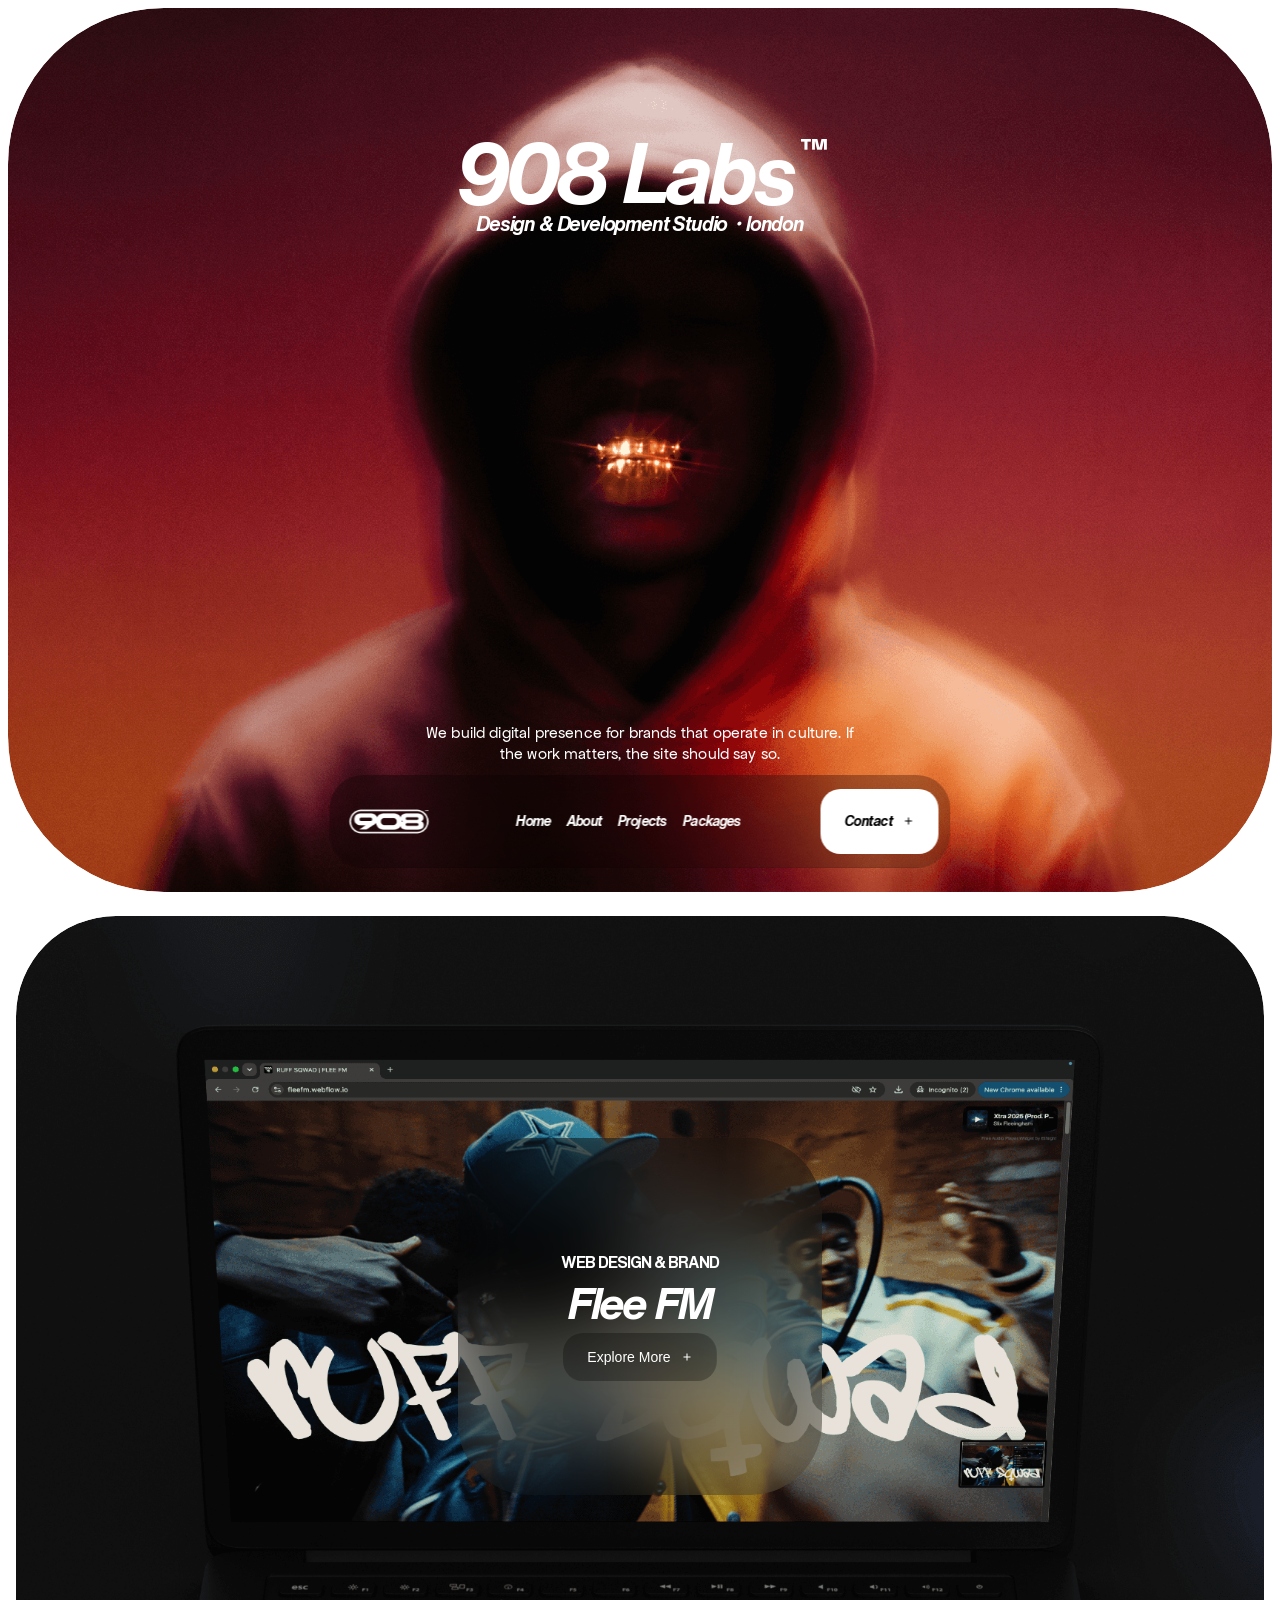
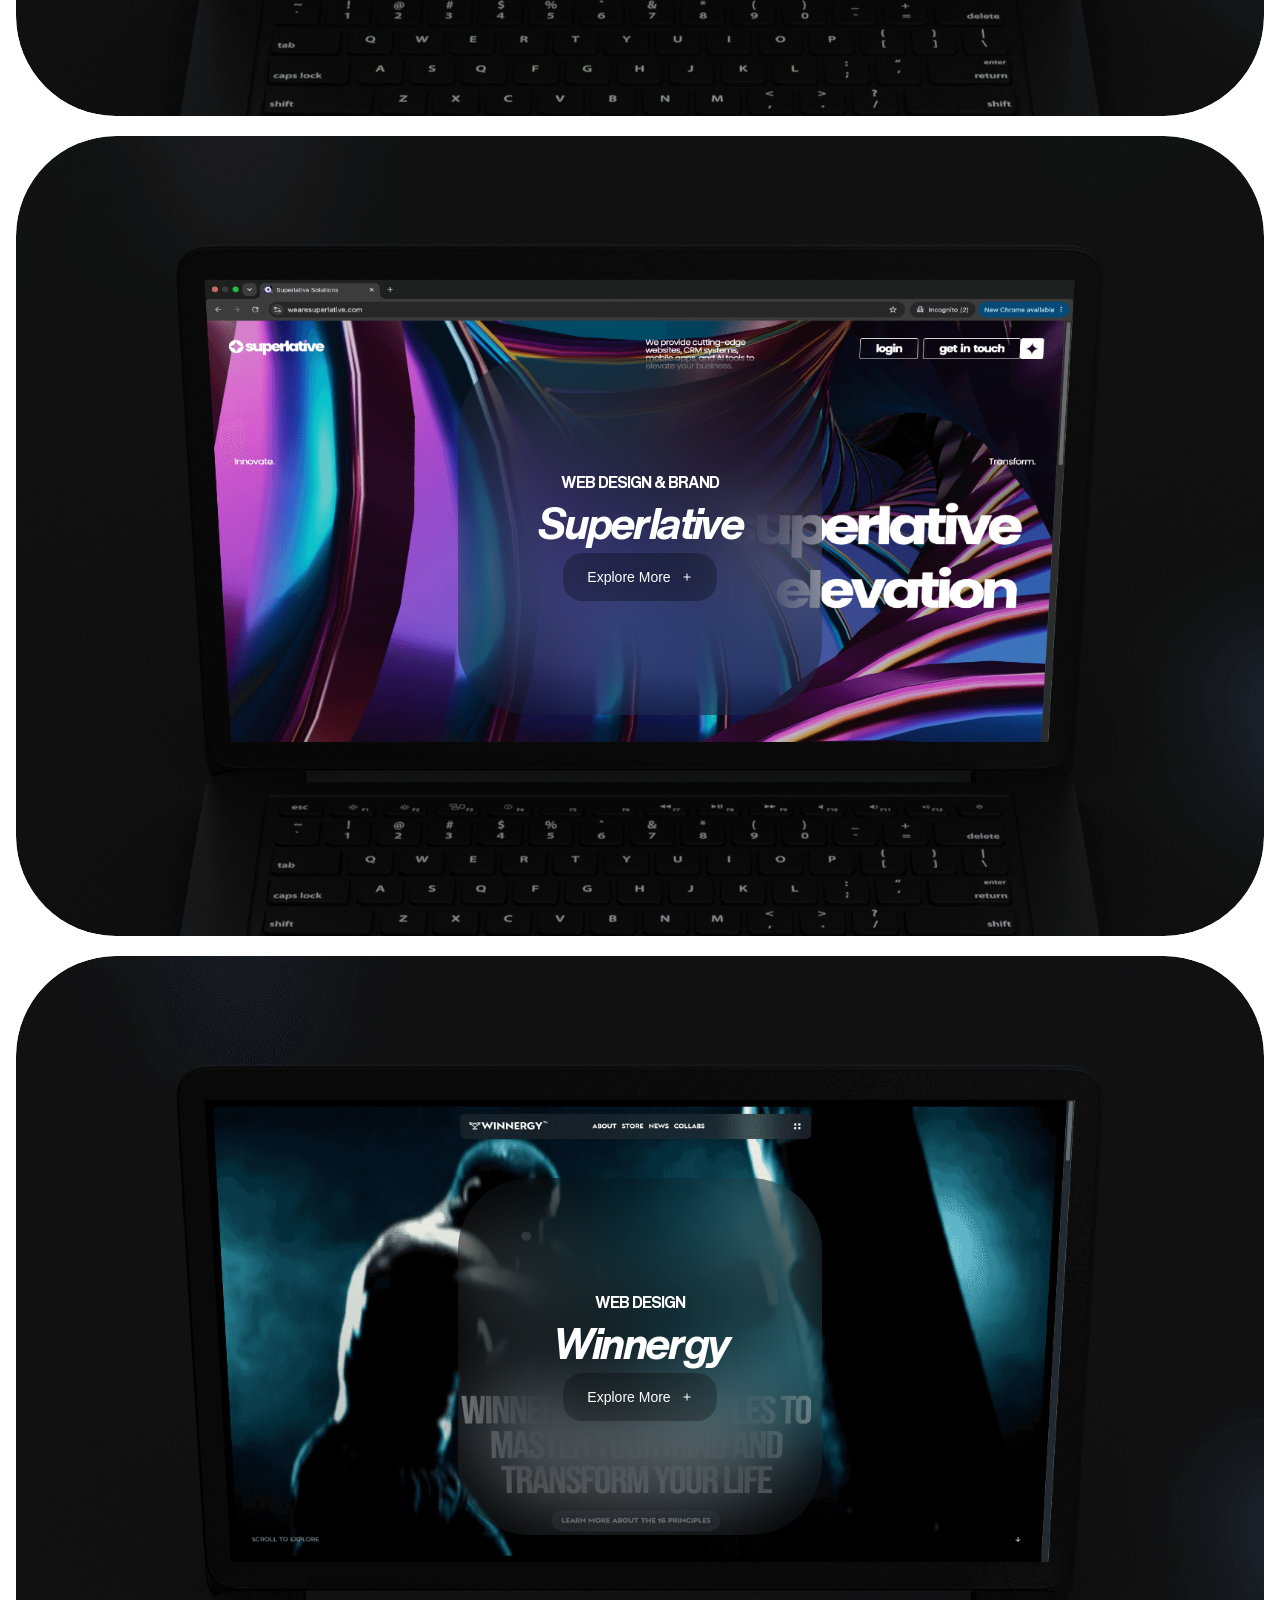
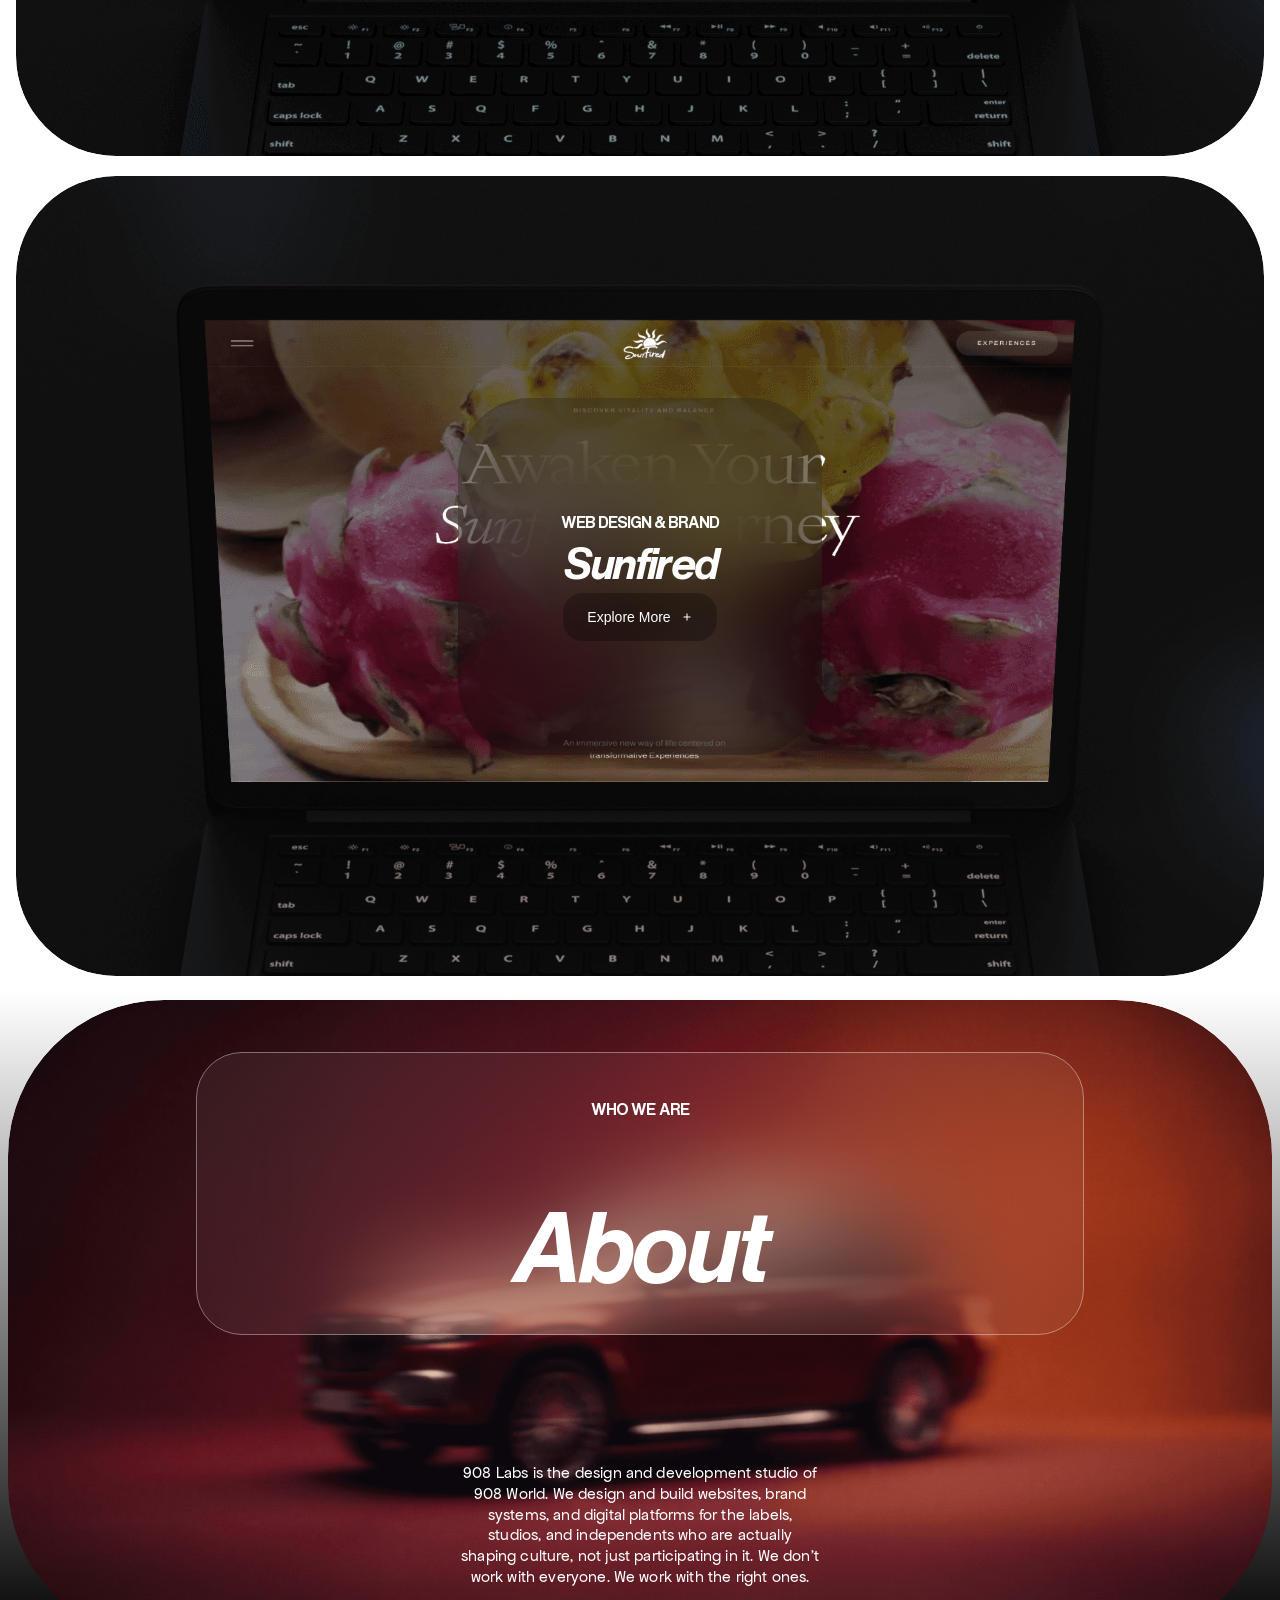
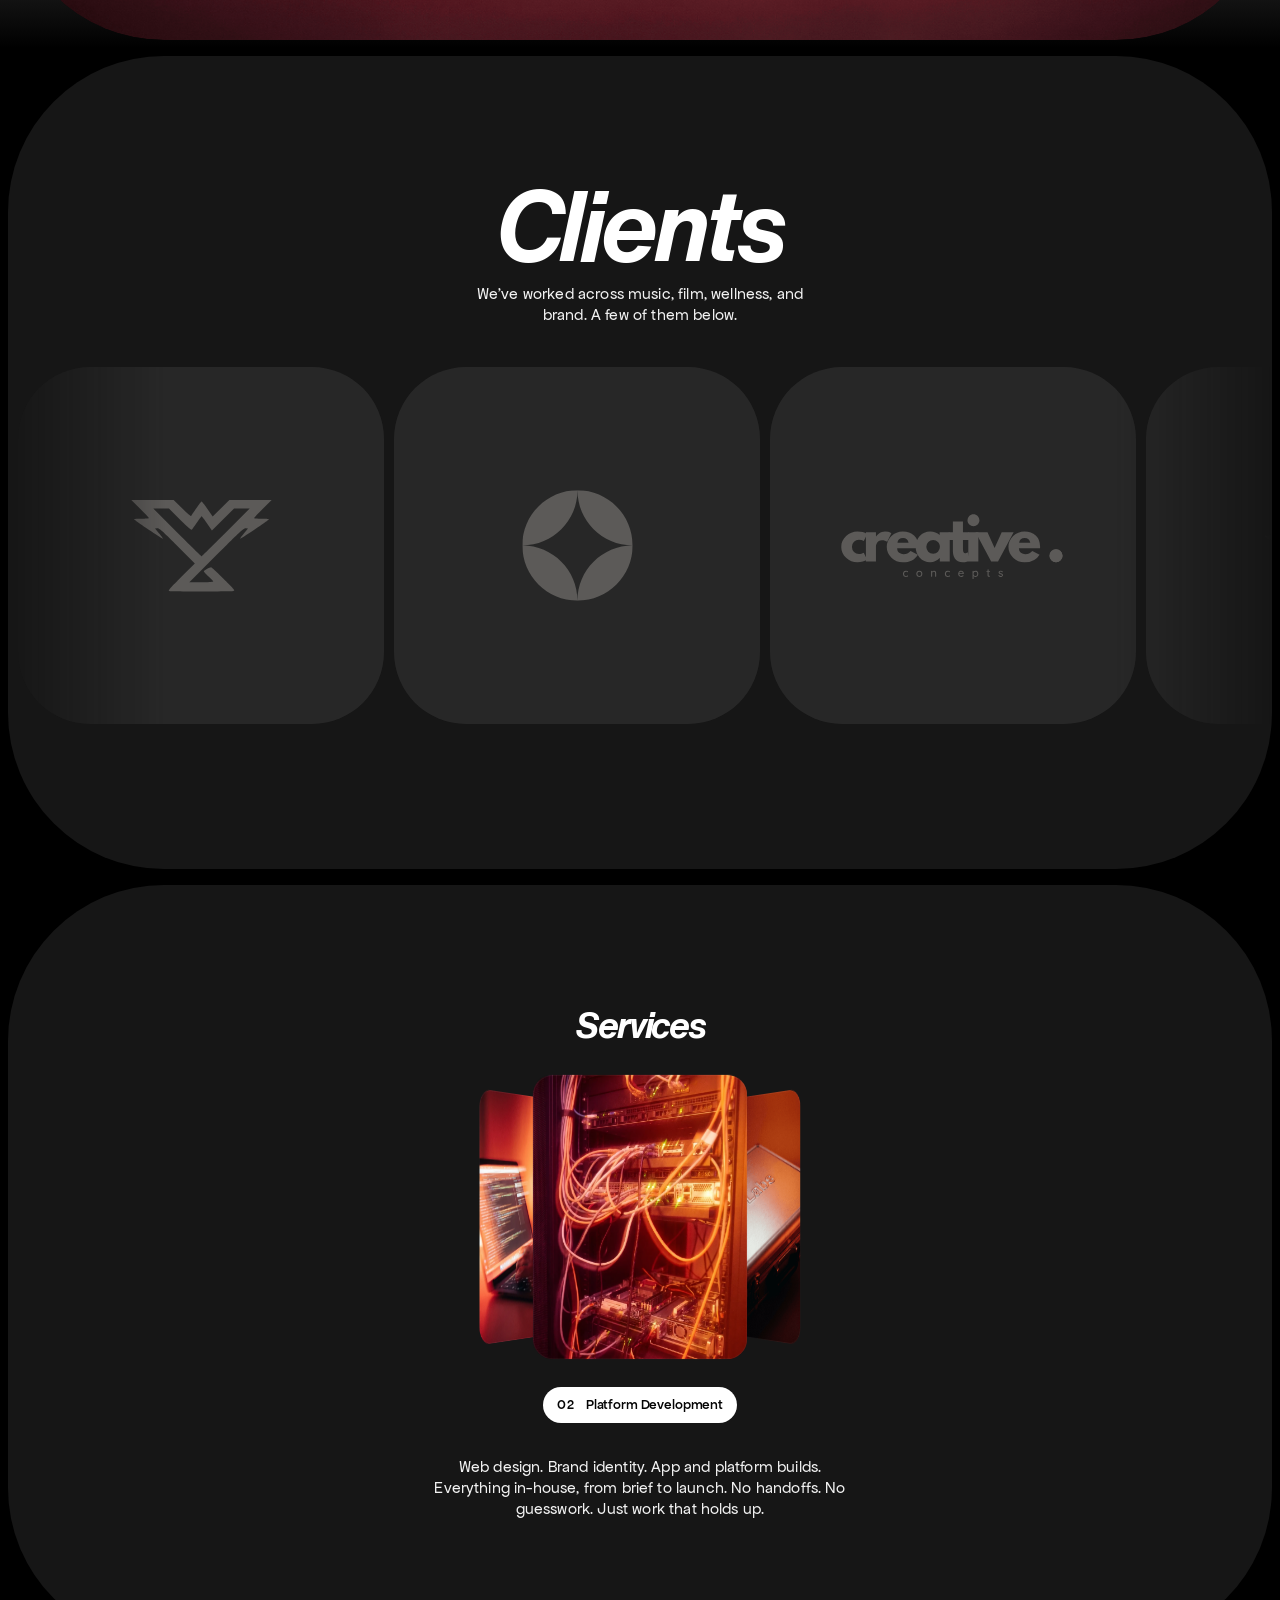
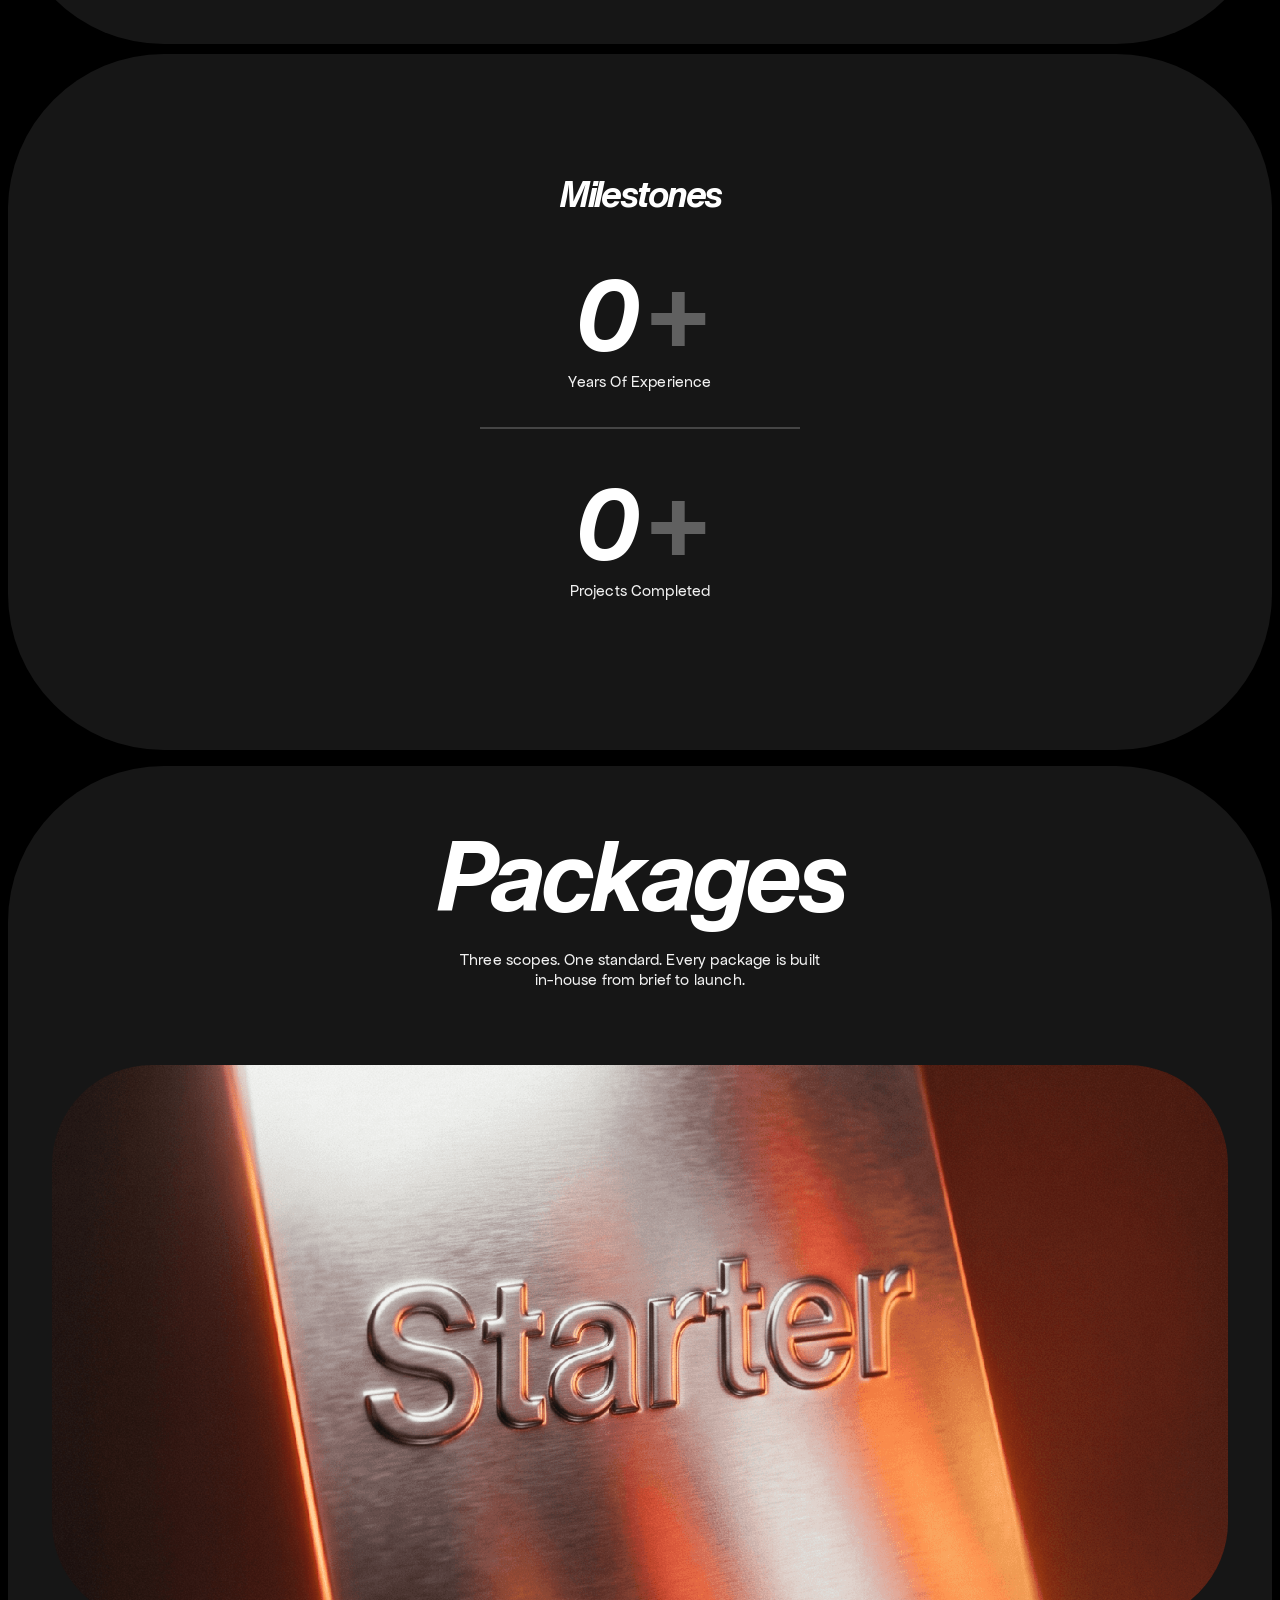
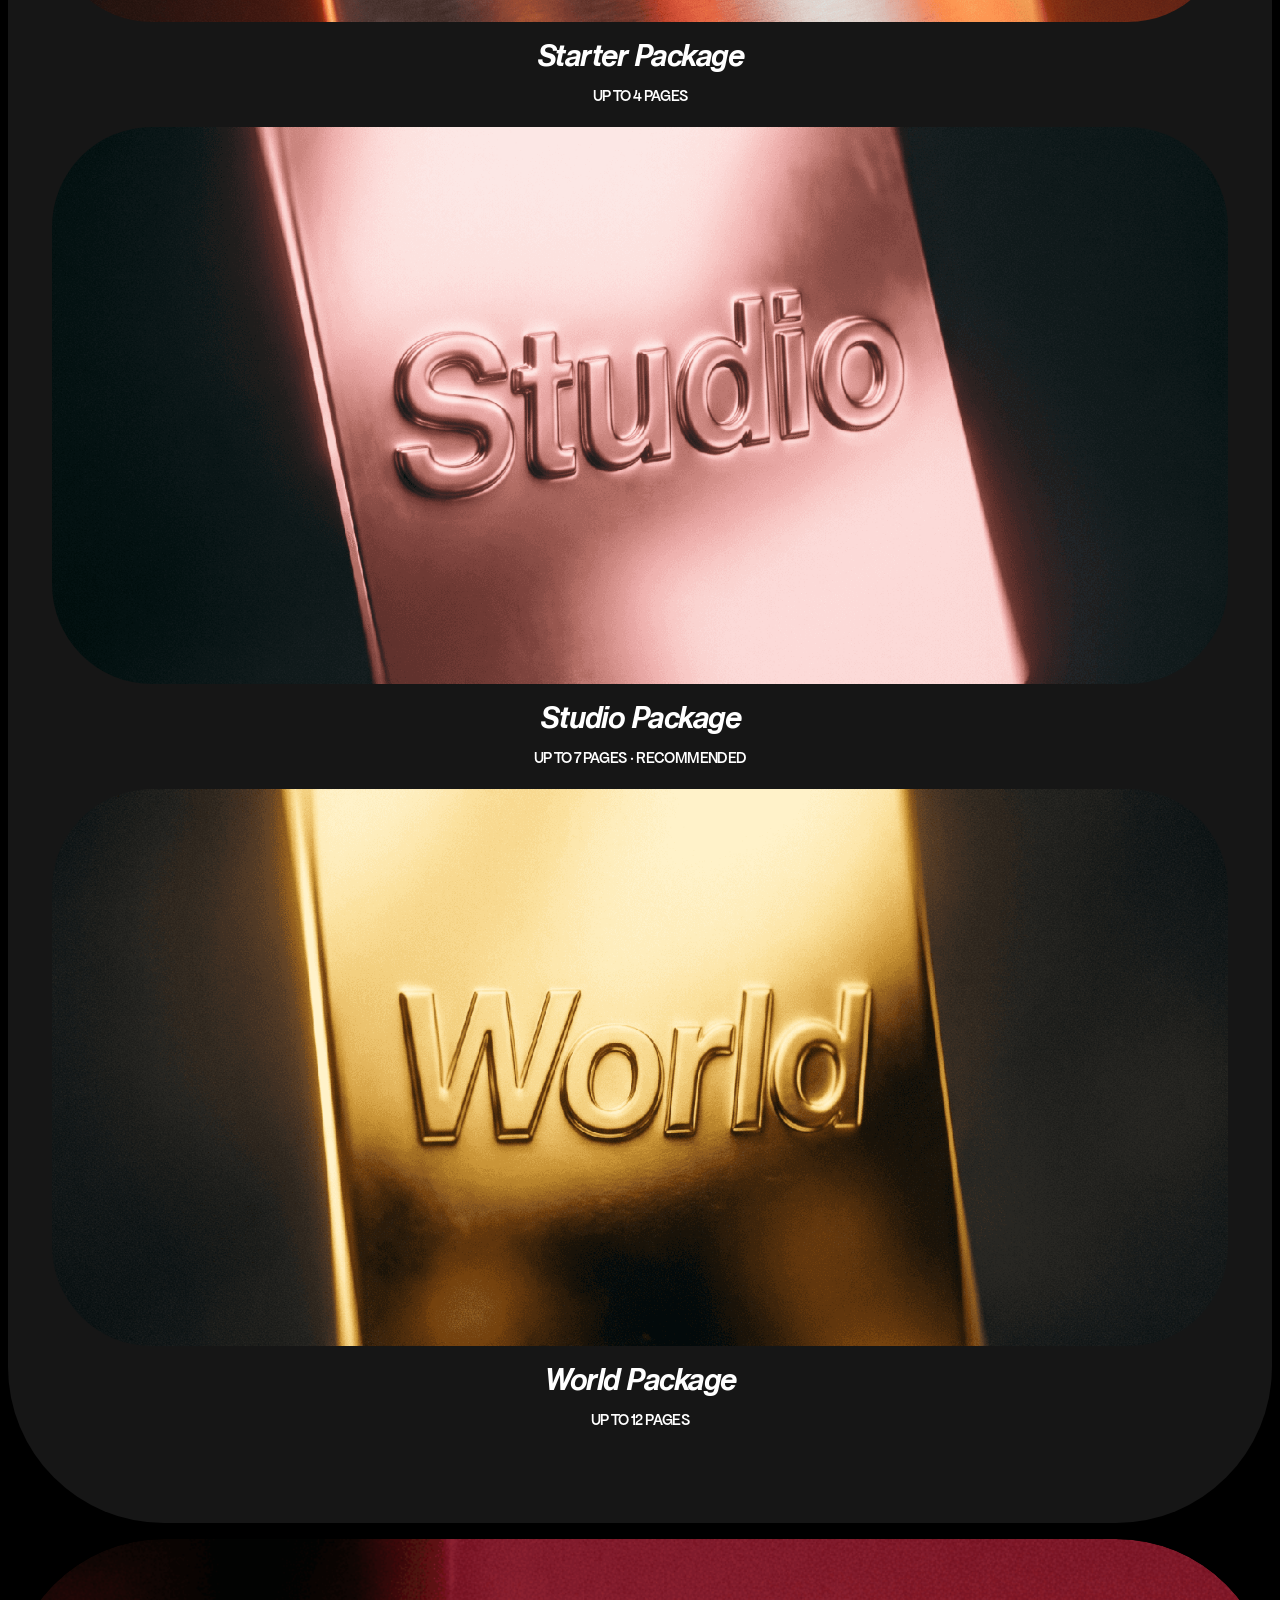
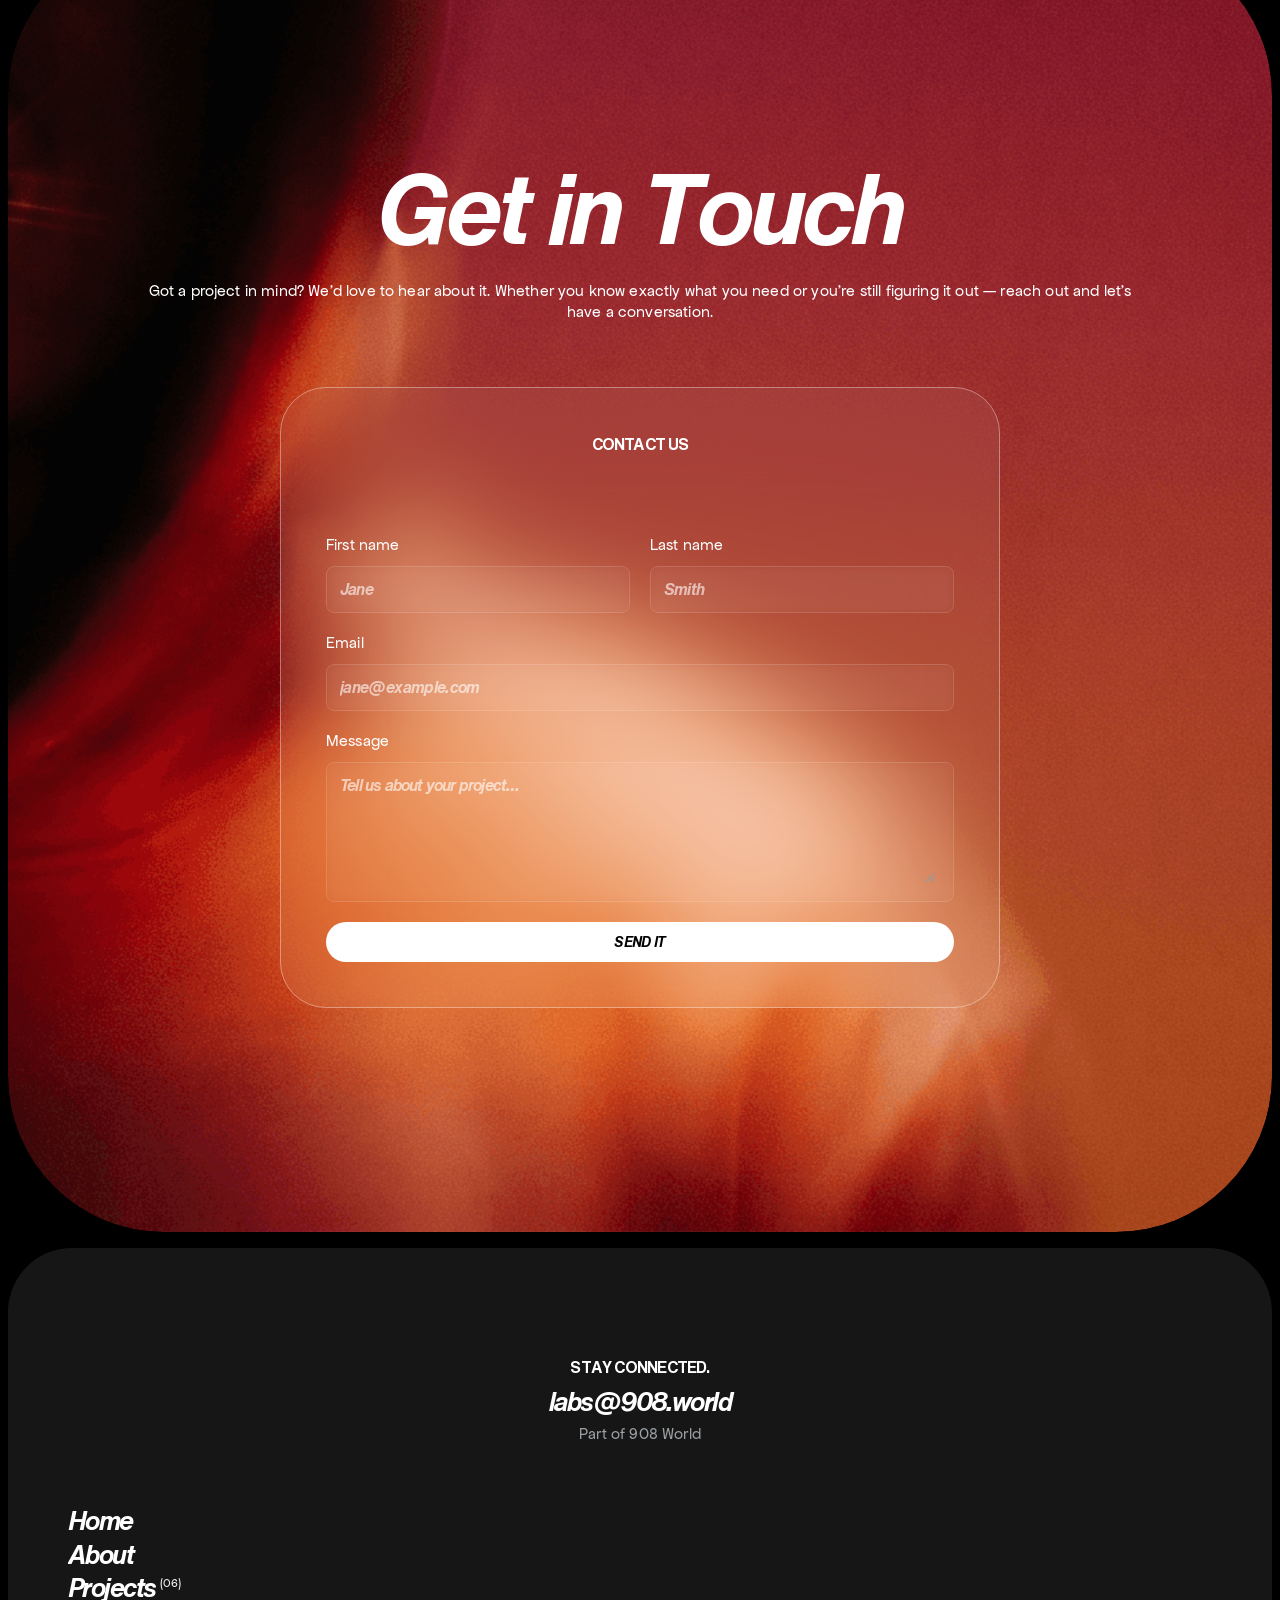
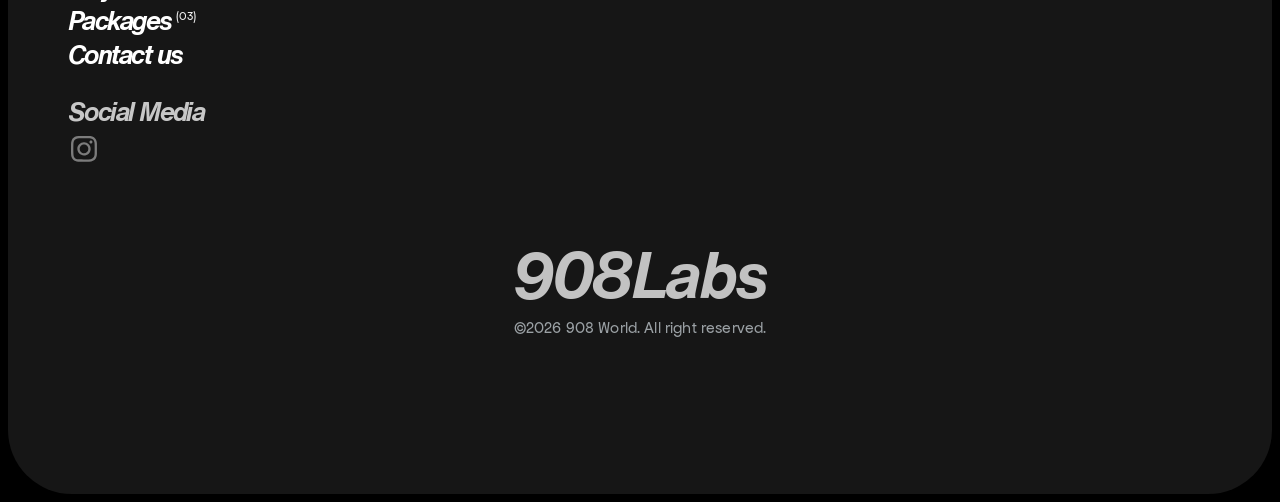
<file: index.html>
<!doctype html>
<html lang="en">
<head>
	<meta charset="utf-8">
	<meta name="viewport" content="width=device-width">
	<title>908 Labs™ | Design &amp; Development Studio</title>
    <meta name="description" content="908 Labs is a London-based design and development studio building websites, brand systems, and digital platforms for music, film, fashion, and events brands. Part of 908 World.">
    <link href="/assets/img/4qBslxFFQMsQTsCELNN4s0qQw.png" rel="icon" media="(prefers-color-scheme: light)">
    <link href="/assets/img/K0LWANqoiIkGkUovoNLPH6iWL18.png" rel="icon" media="(prefers-color-scheme: dark)">
    <link rel="apple-touch-icon" href="/assets/img/tw0n4bMhMOSQbUp4PCfcui28AsQ.png">
    <!-- Open Graph -->
    <meta property="og:type" content="website">
    <meta property="og:title" content="908 Labs™ | Design &amp; Development Studio">
    <meta property="og:description" content="908 Labs is a London-based design and development studio building websites, brand systems, and digital platforms for music, film, fashion, and events brands. Part of 908 World.">
    <meta property="og:image" content="https://labs.908.world/assets/img/BlJSiJP9ZKjgPrQmnvKG0MaOQQ.png">
    <!-- X -->
    <meta name="twitter:card" content="summary_large_image">
    <meta name="twitter:title" content="908 Labs™ | Design &amp; Development Studio">
    <meta name="twitter:description" content="908 Labs is a London-based design and development studio building websites, brand systems, and digital platforms for music, film, fashion, and events brands. Part of 908 World.">
    <meta name="twitter:image" content="https://labs.908.world/assets/img/BlJSiJP9ZKjgPrQmnvKG0MaOQQ.png">
	
	
	
	<meta property="og:url" content="https://labs.908.world">
    
    
	
	
	<meta name="robots" content="max-image-preview:large">
    <link rel="stylesheet" href="/css/framer-05582274db.css">
    <link rel="stylesheet" href="/css/framer-a38d9d3896.css">
    <link rel="stylesheet" href="/css/framer-235aa3d038.css">
    <link rel="stylesheet" href="/css/forms.css">
    <link rel="stylesheet" href="/css/site.css">
    <script src="/js/lenis.min.js" defer></script>
    <script src="/js/site.js" defer></script>
</head>
<body>
	
	
    
    
	
	<div id="main" data-framer-generated-page><link rel="stylesheet" href="/css/framer-3ef50acdf2.css"><div class="framer-U6x1b framer-lkefcw" data-layout-template="true" style="min-height:100vh;width:auto"><link rel="stylesheet" href="/css/framer-f173b4791c.css"><div data-framer-root class="framer-wW2jj framer-pZfsO framer-J845l framer-2PrCU framer-72rtr7" style="min-height:100vh;width:auto;display:contents"><div class="framer-1saqg9t-container"><div class="ssr-variant hidden-f2v5jq hidden-1v3h6ti"><section class="framer-SZunD framer-LWjwO framer-J845l framer-15u0m3i framer-v-1t9c97s" data-framer-name="Desktop-light" style="background-color:var(--token-b9a38ae6-6808-421e-8c6e-e2c5bc817a9d, rgb(255, 255, 255));height:100%;max-height:100%;max-width:100%;width:100%"><div class="framer-ufxx0n" data-framer-name="Container" style="border-bottom-left-radius:156px;border-bottom-right-radius:156px;border-top-left-radius:156px;border-top-right-radius:156px"><div style="position:absolute;border-radius:inherit;corner-shape:inherit;top:0;right:0;bottom:0;left:0" data-framer-background-image-wrapper="true"><img decoding="async" width="2752" height="1536" sizes="(min-width: 1440px) calc(min(100vw, 1920px) - 16px), (min-width: 810px) and (max-width: 1439.98px) calc(min(100vw, 1920px) - 16px), (max-width: 809.98px) calc(min(100vw, 1920px) - 16px)" srcset="/assets/img/zbf56AgyouIOpaYA0xQ6LfelLJ0-512.png 512w,/assets/img/zbf56AgyouIOpaYA0xQ6LfelLJ0-1024.png 1024w,/assets/img/zbf56AgyouIOpaYA0xQ6LfelLJ0-2048.png 2048w,/assets/img/zbf56AgyouIOpaYA0xQ6LfelLJ0.png 2752w" src="/assets/img/zbf56AgyouIOpaYA0xQ6LfelLJ0.png" alt="Maverick" style="display:block;width:100%;height:100%;border-radius:inherit;corner-shape:inherit;object-position:center;object-fit:cover"></div><div class="framer-1xz8szg" data-framer-name="Text"><div class="framer-yrjw1s" data-framer-name="stack"><div class="framer-1g3pbr0" data-framer-name="Title Lockup"><div class="framer-yy7ywp" data-framer-component-type="RichTextContainer" style="--extracted-gdpscs:var(--token-b9a38ae6-6808-421e-8c6e-e2c5bc817a9d, rgb(255, 255, 255));--framer-link-text-color:rgb(0, 153, 255);--framer-link-text-decoration:underline;transform:none"><h1 dir="auto" class="framer-text" style="--font-selector:Q1VTVE9NVjI7SGVsdmV0aWNhIE5vdyBUZXh0ICBCb2xkIEl0YWxpYw==;--framer-font-family:&quot;Helvetica Now Text  Bold Italic&quot;, &quot;Helvetica Now Text  Bold Italic Placeholder&quot;, sans-serif;--framer-font-open-type-features:'blwf' on, 'cv09' on, 'cv03' on, 'cv04' on, 'cv11' on;--framer-font-size:98px;--framer-font-style:italic;--framer-font-weight:700;--framer-letter-spacing:-0.06em;--framer-line-height:0.9em;--framer-text-alignment:left;--framer-text-color:var(--extracted-gdpscs, var(--token-b9a38ae6-6808-421e-8c6e-e2c5bc817a9d, rgb(255, 255, 255)));--framer-text-transform:inherit" data-fx="chars">908 Labs</h1></div><div class="framer-r65303" data-framer-component-type="RichTextContainer" style="--extracted-gdpscs:var(--token-b9a38ae6-6808-421e-8c6e-e2c5bc817a9d, rgb(255, 255, 255));--framer-link-text-color:rgb(0, 153, 255);--framer-link-text-decoration:underline;transform:none"><h1 dir="auto" class="framer-text" style="--font-selector:Q1VTVE9NVjI7SGVsdmV0aWNhIE5vdyBUZXh0ICBCb2xkIEl0YWxpYw==;--framer-font-family:&quot;Helvetica Now Text  Bold Italic&quot;, &quot;Helvetica Now Text  Bold Italic Placeholder&quot;, sans-serif;--framer-font-open-type-features:'blwf' on, 'cv09' on, 'cv03' on, 'cv04' on, 'cv11' on;--framer-font-size:32px;--framer-font-style:italic;--framer-font-weight:700;--framer-letter-spacing:-0.06em;--framer-line-height:1em;--framer-text-color:var(--extracted-gdpscs, var(--token-b9a38ae6-6808-421e-8c6e-e2c5bc817a9d, rgb(255, 255, 255)));--framer-text-transform:inherit" data-fx="chars">™</h1></div></div><div class="framer-14taep6" data-framer-component-type="RichTextContainer" style="--extracted-1lwpl3i:var(--token-b9a38ae6-6808-421e-8c6e-e2c5bc817a9d, rgb(255, 255, 255));--framer-link-text-color:rgb(0, 153, 255);--framer-link-text-decoration:underline;transform:none"><h5 class="framer-text framer-styles-preset-g92w1w" data-styles-preset="V6_H8eRx1" dir="auto" style="--framer-text-alignment:start;--framer-text-color:var(--extracted-1lwpl3i, var(--token-b9a38ae6-6808-421e-8c6e-e2c5bc817a9d, rgb(255, 255, 255)))" data-fx="chars" data-fx-unset="2">Design &amp; Development Studio・london</h5></div></div><div class="framer-1nshnt0" data-framer-name="About Maverick"><div class="framer-12dmf8y" data-framer-component-type="RichTextContainer" style="--extracted-r6o4lv:var(--token-b9a38ae6-6808-421e-8c6e-e2c5bc817a9d, rgb(255, 255, 255));--framer-link-text-color:rgb(0, 153, 255);--framer-link-text-decoration:underline;transform:none"><p class="framer-text framer-styles-preset-d8lgz7" data-styles-preset="R1K60oWJQ" dir="auto" style="--framer-text-alignment:start;--framer-text-color:var(--extracted-r6o4lv, var(--token-b9a38ae6-6808-421e-8c6e-e2c5bc817a9d, rgb(255, 255, 255)))">We build digital presence for brands that operate in culture. If the work matters, the site should say so.</p></div></div></div><div class="framer-1xjpnxp-container"><div data-us-dpi="1" data-us-scale="1" data-us-fps="60" style="width:100%;height:100%"></div></div></div></section></div><div class="ssr-variant hidden-1v3h6ti hidden-72rtr7"><section class="framer-SZunD framer-LWjwO framer-J845l framer-15u0m3i framer-v-uks2qu" data-framer-name="Tablet-Light" style="background-color:var(--token-b9a38ae6-6808-421e-8c6e-e2c5bc817a9d, rgb(255, 255, 255));height:100%;max-height:100%;max-width:100%;width:100%"><div class="framer-ufxx0n" data-framer-name="Container" style="border-bottom-left-radius:156px;border-bottom-right-radius:156px;border-top-left-radius:156px;border-top-right-radius:156px"><div style="position:absolute;border-radius:inherit;corner-shape:inherit;top:0;right:0;bottom:0;left:0" data-framer-background-image-wrapper="true"><img decoding="async" width="2752" height="1536" sizes="(min-width: 1440px) calc(min(100vw, 1920px) - 16px), (min-width: 810px) and (max-width: 1439.98px) calc(min(100vw, 1920px) - 16px), (max-width: 809.98px) calc(min(100vw, 1920px) - 16px)" srcset="/assets/img/zbf56AgyouIOpaYA0xQ6LfelLJ0-512.png 512w,/assets/img/zbf56AgyouIOpaYA0xQ6LfelLJ0-1024.png 1024w,/assets/img/zbf56AgyouIOpaYA0xQ6LfelLJ0-2048.png 2048w,/assets/img/zbf56AgyouIOpaYA0xQ6LfelLJ0.png 2752w" src="/assets/img/zbf56AgyouIOpaYA0xQ6LfelLJ0.png" alt="Maverick" style="display:block;width:100%;height:100%;border-radius:inherit;corner-shape:inherit;object-position:center;object-fit:cover"></div><div class="framer-1xz8szg" data-framer-name="Text"><div class="framer-yrjw1s" data-framer-name="stack"><div class="framer-1g3pbr0" data-framer-name="Title Lockup"><div class="framer-yy7ywp" data-framer-component-type="RichTextContainer" style="--extracted-gdpscs:var(--token-b9a38ae6-6808-421e-8c6e-e2c5bc817a9d, rgb(255, 255, 255));--framer-link-text-color:rgb(0, 153, 255);--framer-link-text-decoration:underline;transform:none"><h1 dir="auto" class="framer-text" style="--font-selector:Q1VTVE9NVjI7SGVsdmV0aWNhIE5vdyBUZXh0ICBCb2xkIEl0YWxpYw==;--framer-font-family:&quot;Helvetica Now Text  Bold Italic&quot;, &quot;Helvetica Now Text  Bold Italic Placeholder&quot;, sans-serif;--framer-font-open-type-features:'blwf' on, 'cv09' on, 'cv03' on, 'cv04' on, 'cv11' on;--framer-font-size:84px;--framer-font-style:italic;--framer-font-weight:700;--framer-letter-spacing:-0.06em;--framer-line-height:0.9em;--framer-text-alignment:center;--framer-text-color:var(--extracted-gdpscs, var(--token-b9a38ae6-6808-421e-8c6e-e2c5bc817a9d, rgb(255, 255, 255)));--framer-text-transform:inherit" data-fx="chars">908 Labs</h1></div><div class="framer-r65303" data-framer-component-type="RichTextContainer" style="--extracted-gdpscs:var(--token-b9a38ae6-6808-421e-8c6e-e2c5bc817a9d, rgb(255, 255, 255));--framer-link-text-color:rgb(0, 153, 255);--framer-link-text-decoration:underline;transform:none"><h1 dir="auto" class="framer-text" style="--font-selector:Q1VTVE9NVjI7SGVsdmV0aWNhIE5vdyBUZXh0ICBCb2xkIEl0YWxpYw==;--framer-font-family:&quot;Helvetica Now Text  Bold Italic&quot;, &quot;Helvetica Now Text  Bold Italic Placeholder&quot;, sans-serif;--framer-font-open-type-features:'blwf' on, 'cv09' on, 'cv03' on, 'cv04' on, 'cv11' on;--framer-font-size:28px;--framer-font-style:italic;--framer-font-weight:700;--framer-letter-spacing:-0.06em;--framer-line-height:1em;--framer-text-alignment:center;--framer-text-color:var(--extracted-gdpscs, var(--token-b9a38ae6-6808-421e-8c6e-e2c5bc817a9d, rgb(255, 255, 255)));--framer-text-transform:inherit" data-fx="chars">™</h1></div></div><div class="framer-14taep6" data-framer-component-type="RichTextContainer" style="--extracted-1lwpl3i:rgb(255, 255, 255);--framer-link-text-color:rgb(0, 153, 255);--framer-link-text-decoration:underline;transform:none"><h5 class="framer-text framer-styles-preset-g92w1w" data-styles-preset="V6_H8eRx1" dir="auto" style="--framer-text-alignment:center;--framer-text-color:var(--extracted-1lwpl3i, rgb(255, 255, 255))" data-fx="chars" data-fx-unset="2">Design &amp; Development Studio・london</h5></div></div><div class="framer-1nshnt0" data-framer-name="About Maverick"><div class="framer-12dmf8y" data-framer-component-type="RichTextContainer" style="--extracted-r6o4lv:var(--token-b9a38ae6-6808-421e-8c6e-e2c5bc817a9d, rgb(255, 255, 255));--framer-link-text-color:rgb(0, 153, 255);--framer-link-text-decoration:underline;transform:none"><p class="framer-text framer-styles-preset-d8lgz7" data-styles-preset="R1K60oWJQ" dir="auto" style="--framer-text-alignment:center;--framer-text-color:var(--extracted-r6o4lv, var(--token-b9a38ae6-6808-421e-8c6e-e2c5bc817a9d, rgb(255, 255, 255)))">We build digital presence for brands that operate in culture. If the work matters, the site should say so.</p></div></div></div><div class="framer-1xjpnxp-container"><div data-us-dpi="1" data-us-scale="1" data-us-fps="60" style="width:100%;height:100%"></div></div></div></section></div><div class="ssr-variant hidden-f2v5jq hidden-72rtr7"><section class="framer-SZunD framer-LWjwO framer-J845l framer-15u0m3i framer-v-1gtykls" data-framer-name="Phone-light" style="background-color:var(--token-b9a38ae6-6808-421e-8c6e-e2c5bc817a9d, rgb(255, 255, 255));height:100%;max-height:100%;max-width:100%;width:100%"><div class="framer-ufxx0n" data-framer-name="Container" style="border-bottom-left-radius:106px;border-bottom-right-radius:106px;border-top-left-radius:106px;border-top-right-radius:106px"><div style="position:absolute;border-radius:inherit;corner-shape:inherit;top:0;right:0;bottom:0;left:0" data-framer-background-image-wrapper="true"><img decoding="async" width="2752" height="1536" sizes="(min-width: 1440px) calc(min(100vw, 1920px) - 16px), (min-width: 810px) and (max-width: 1439.98px) calc(min(100vw, 1920px) - 16px), (max-width: 809.98px) calc(min(100vw, 1920px) - 16px)" srcset="/assets/img/zbf56AgyouIOpaYA0xQ6LfelLJ0-512.png 512w,/assets/img/zbf56AgyouIOpaYA0xQ6LfelLJ0-1024.png 1024w,/assets/img/zbf56AgyouIOpaYA0xQ6LfelLJ0-2048.png 2048w,/assets/img/zbf56AgyouIOpaYA0xQ6LfelLJ0.png 2752w" src="/assets/img/zbf56AgyouIOpaYA0xQ6LfelLJ0.png" alt="Maverick" style="display:block;width:100%;height:100%;border-radius:inherit;corner-shape:inherit;object-position:center;object-fit:cover"></div><div class="framer-1xz8szg" data-framer-name="Text"><div class="framer-yrjw1s" data-framer-name="stack"><div class="framer-1g3pbr0" data-framer-name="Title Lockup"><div class="framer-yy7ywp" data-framer-component-type="RichTextContainer" style="--extracted-gdpscs:var(--token-b9a38ae6-6808-421e-8c6e-e2c5bc817a9d, rgb(255, 255, 255));--framer-link-text-color:rgb(0, 153, 255);--framer-link-text-decoration:underline;transform:none"><h1 dir="auto" class="framer-text" style="--font-selector:Q1VTVE9NVjI7SGVsdmV0aWNhIE5vdyBUZXh0ICBCb2xkIEl0YWxpYw==;--framer-font-family:&quot;Helvetica Now Text  Bold Italic&quot;, &quot;Helvetica Now Text  Bold Italic Placeholder&quot;, sans-serif;--framer-font-open-type-features:'blwf' on, 'cv09' on, 'cv03' on, 'cv04' on, 'cv11' on;--framer-font-size:50px;--framer-font-style:italic;--framer-font-weight:700;--framer-letter-spacing:-0.06em;--framer-line-height:0.9em;--framer-text-alignment:center;--framer-text-color:var(--extracted-gdpscs, var(--token-b9a38ae6-6808-421e-8c6e-e2c5bc817a9d, rgb(255, 255, 255)));--framer-text-transform:inherit" data-fx="chars">908 Labs</h1></div><div class="framer-r65303" data-framer-component-type="RichTextContainer" style="--extracted-gdpscs:var(--token-b9a38ae6-6808-421e-8c6e-e2c5bc817a9d, rgb(255, 255, 255));--framer-link-text-color:rgb(0, 153, 255);--framer-link-text-decoration:underline;transform:none"><h1 dir="auto" class="framer-text" style="--font-selector:Q1VTVE9NVjI7SGVsdmV0aWNhIE5vdyBUZXh0ICBCb2xkIEl0YWxpYw==;--framer-font-family:&quot;Helvetica Now Text  Bold Italic&quot;, &quot;Helvetica Now Text  Bold Italic Placeholder&quot;, sans-serif;--framer-font-open-type-features:'blwf' on, 'cv09' on, 'cv03' on, 'cv04' on, 'cv11' on;--framer-font-size:18px;--framer-font-style:italic;--framer-font-weight:700;--framer-letter-spacing:-0.06em;--framer-line-height:1em;--framer-text-alignment:center;--framer-text-color:var(--extracted-gdpscs, var(--token-b9a38ae6-6808-421e-8c6e-e2c5bc817a9d, rgb(255, 255, 255)));--framer-text-transform:inherit" data-fx="chars">™</h1></div></div><div class="framer-14taep6" data-framer-component-type="RichTextContainer" style="--extracted-1lwpl3i:var(--token-b9a38ae6-6808-421e-8c6e-e2c5bc817a9d, rgb(255, 255, 255));--framer-link-text-color:rgb(0, 153, 255);--framer-link-text-decoration:underline;transform:none"><h5 class="framer-text framer-styles-preset-g92w1w" data-styles-preset="V6_H8eRx1" dir="auto" style="--framer-text-alignment:center;--framer-text-color:var(--extracted-1lwpl3i, var(--token-b9a38ae6-6808-421e-8c6e-e2c5bc817a9d, rgb(255, 255, 255)))" data-fx="chars" data-fx-unset="2">Design &amp; Development Studio・london</h5></div></div><div class="framer-1nshnt0" data-framer-name="About Maverick"><div class="framer-12dmf8y" data-framer-component-type="RichTextContainer" style="--extracted-r6o4lv:var(--token-b9a38ae6-6808-421e-8c6e-e2c5bc817a9d, rgb(255, 255, 255));--framer-link-text-color:rgb(0, 153, 255);--framer-link-text-decoration:underline;transform:none"><p class="framer-text framer-styles-preset-d8lgz7" data-styles-preset="R1K60oWJQ" dir="auto" style="--framer-text-alignment:center;--framer-text-color:var(--extracted-r6o4lv, var(--token-b9a38ae6-6808-421e-8c6e-e2c5bc817a9d, rgb(255, 255, 255)))">We build digital presence for brands that operate in culture. If the work matters, the site should say so.</p></div></div></div><div class="framer-1xjpnxp-container"><div data-us-dpi="1" data-us-scale="1" data-us-fps="60" style="width:100%;height:100%"></div></div></div></section></div></div><section class="framer-10qo8yj" data-framer-name="Projects" id="contact-us"><div class="framer-1d0yn7p" data-framer-name="Collection"><div class="framer-1ii6lbg" data-framer-name="Project"><div class="ssr-variant hidden-f2v5jq hidden-1v3h6ti"><div class="framer-k6l5un-container" data-framer-name="Project Card" name="Project Card"><div data-hover-snap="framer-v-12sa55r-0" data-href="/projects/flee-fm" role="link" tabindex="0" name="Project Card" class="framer-FREOR framer-5z9hZ framer-12sa55r framer-v-12sa55r" data-framer-name="Variant 1" style="height:100%;width:100%;border-bottom-left-radius:100px;border-bottom-right-radius:100px;border-top-left-radius:100px;border-top-right-radius:100px"><div style="position:absolute;border-radius:inherit;corner-shape:inherit;top:0;right:0;bottom:0;left:0" data-framer-background-image-wrapper="true"><img decoding="async" width="1920" height="1080" sizes="(min-width: 1440px) max((min(100vw, 1920px) - 52px) / 2, 50px), (min-width: 810px) and (max-width: 1439.98px) max(min(100vw, 1920px) - 32px, 50px), (max-width: 809.98px) max(min(100vw, 1920px) - 32px, 50px)" srcset="/assets/img/SDhAZg5IhBW1cdnvtUjCFw4a4-512.png 512w,/assets/img/SDhAZg5IhBW1cdnvtUjCFw4a4-1024.png 1024w,/assets/img/SDhAZg5IhBW1cdnvtUjCFw4a4.png 1920w" src="/assets/img/SDhAZg5IhBW1cdnvtUjCFw4a4.png" alt="Beyond Time" style="display:block;width:100%;height:100%;border-radius:inherit;corner-shape:inherit;object-position:center;object-fit:cover"></div><div class="framer-1pdwzkg" style="backdrop-filter:blur(44px);background-color:rgba(0, 0, 0, 0.24);-webkit-backdrop-filter:blur(44px);border-bottom-left-radius:72px;border-bottom-right-radius:72px;border-top-left-radius:72px;border-top-right-radius:72px"><div class="framer-1l73ez7" data-framer-component-type="RichTextContainer" style="--extracted-1lwpl3i:var(--token-b9a38ae6-6808-421e-8c6e-e2c5bc817a9d, rgb(255, 255, 255));--framer-link-text-color:rgb(0, 153, 255);--framer-link-text-decoration:underline;transform:none"><h5 dir="auto" class="framer-text" style="--font-selector:Q1VTVE9NVjI7SGVsdmV0aWNhIE5vdyBUZXh0ICBCb2xk;--framer-font-family:&quot;Helvetica Now Text  Bold&quot;, &quot;Helvetica Now Text  Bold Placeholder&quot;, sans-serif;--framer-font-open-type-features:'blwf' on, 'cv09' on, 'cv03' on, 'cv04' on, 'cv11' on;--framer-font-weight:700;--framer-letter-spacing:-0.06em;--framer-line-height:1.4em;--framer-text-alignment:center;--framer-text-color:var(--extracted-1lwpl3i, var(--token-b9a38ae6-6808-421e-8c6e-e2c5bc817a9d, rgb(255, 255, 255)));--framer-text-transform:uppercase" data-fx="chars">Web Design &amp; Brand</h5></div><div class="framer-5oug7w" data-framer-component-type="RichTextContainer" style="--extracted-1of0zx5:var(--token-b9a38ae6-6808-421e-8c6e-e2c5bc817a9d, rgb(255, 255, 255));--framer-link-text-color:rgb(0, 153, 255);--framer-link-text-decoration:underline;transform:none"><h2 class="framer-text framer-styles-preset-1tp2un9" data-styles-preset="yapCj9upi" style="--framer-text-alignment:center;--framer-text-color:var(--extracted-1of0zx5, var(--token-b9a38ae6-6808-421e-8c6e-e2c5bc817a9d, rgb(255, 255, 255)))" data-fx="chars">Flee FM</h2></div></div></div></div></div><div class="ssr-variant hidden-72rtr7"><div class="framer-k6l5un-container" data-framer-name="Project Card" name="Project Card"><div data-href="/projects/flee-fm" role="link" tabindex="0" name="Project Card" class="framer-FREOR framer-5z9hZ framer-12sa55r framer-v-161bz03" data-framer-name="Variant 2 - Without Hover" style="height:100%;width:100%;border-bottom-left-radius:100px;border-bottom-right-radius:100px;border-top-left-radius:100px;border-top-right-radius:100px"><div style="position:absolute;border-radius:inherit;corner-shape:inherit;top:0;right:0;bottom:0;left:0" data-framer-background-image-wrapper="true"><img decoding="async" width="1920" height="1080" sizes="(min-width: 1440px) max((min(100vw, 1920px) - 52px) / 2, 50px), (min-width: 810px) and (max-width: 1439.98px) max(min(100vw, 1920px) - 32px, 50px), (max-width: 809.98px) max(min(100vw, 1920px) - 32px, 50px)" srcset="/assets/img/SDhAZg5IhBW1cdnvtUjCFw4a4-512.png 512w,/assets/img/SDhAZg5IhBW1cdnvtUjCFw4a4-1024.png 1024w,/assets/img/SDhAZg5IhBW1cdnvtUjCFw4a4.png 1920w" src="/assets/img/SDhAZg5IhBW1cdnvtUjCFw4a4.png" alt="Beyond Time" style="display:block;width:100%;height:100%;border-radius:inherit;corner-shape:inherit;object-position:center;object-fit:cover"></div><div class="framer-1pdwzkg" style="backdrop-filter:blur(44px);background-color:rgba(0, 0, 0, 0.24);-webkit-backdrop-filter:blur(44px);border-bottom-left-radius:72px;border-bottom-right-radius:72px;border-top-left-radius:72px;border-top-right-radius:72px"><div class="framer-1l73ez7" data-framer-component-type="RichTextContainer" style="--extracted-1lwpl3i:var(--token-b9a38ae6-6808-421e-8c6e-e2c5bc817a9d, rgb(255, 255, 255));--framer-link-text-color:rgb(0, 153, 255);--framer-link-text-decoration:underline;transform:none"><h5 dir="auto" class="framer-text" style="--font-selector:Q1VTVE9NVjI7SGVsdmV0aWNhIE5vdyBUZXh0ICBCb2xk;--framer-font-family:&quot;Helvetica Now Text  Bold&quot;, &quot;Helvetica Now Text  Bold Placeholder&quot;, sans-serif;--framer-font-open-type-features:'blwf' on, 'cv09' on, 'cv03' on, 'cv04' on, 'cv11' on;--framer-font-weight:700;--framer-letter-spacing:-0.06em;--framer-line-height:1.4em;--framer-text-alignment:center;--framer-text-color:var(--extracted-1lwpl3i, var(--token-b9a38ae6-6808-421e-8c6e-e2c5bc817a9d, rgb(255, 255, 255)));--framer-text-transform:uppercase" data-fx="chars">Web Design &amp; Brand</h5></div><div class="framer-5oug7w" data-framer-component-type="RichTextContainer" style="--extracted-1of0zx5:var(--token-b9a38ae6-6808-421e-8c6e-e2c5bc817a9d, rgb(255, 255, 255));--framer-link-text-color:rgb(0, 153, 255);--framer-link-text-decoration:underline;transform:none"><h2 class="framer-text framer-styles-preset-1tp2un9" data-styles-preset="yapCj9upi" style="--framer-text-alignment:center;--framer-text-color:var(--extracted-1of0zx5, var(--token-b9a38ae6-6808-421e-8c6e-e2c5bc817a9d, rgb(255, 255, 255)))" data-fx="chars">Flee FM</h2></div><div class="framer-etpqrr-container"><a class="framer-DHpVm framer-mmrlrr framer-v-mmrlrr framer-1eyjkso" data-framer-name="Variant 1" data-highlight="true" href="/projects/flee-fm" tabindex="0" style="backdrop-filter:blur(32px);background-color:rgba(0, 0, 0, 0.23);-webkit-backdrop-filter:blur(32px);border-bottom-left-radius:20px;border-bottom-right-radius:20px;border-top-left-radius:20px;border-top-right-radius:20px"><div class="framer-1iaov7i" data-framer-component-type="RichTextContainer" style="--extracted-r6o4lv:rgb(255, 255, 255);--framer-link-text-color:rgb(0, 153, 255);--framer-link-text-decoration:underline;--framer-paragraph-spacing:0px;transform:none"><p class="framer-text" style="--font-selector:Q1VTVE9NO05ldWUgTW9udHJlYWwgUmVndWxhcg==;--framer-font-family:&quot;Neue Montreal Regular&quot;, &quot;Neue Montreal Regular Placeholder&quot;, sans-serif;--framer-font-size:14px;--framer-text-alignment:center;--framer-text-color:var(--extracted-r6o4lv, rgb(255, 255, 255))">Explore More</p></div><div class="framer-p8oi1e"><div class="framer-1u9vmth-container" style="transform:none"><div style="display:contents"><svg xmlns="http://www.w3.org/2000/svg" focusable="false" viewBox="0 0 24 24" color="rgb(255, 255, 255)" aria-hidden="true" style="user-select:none;width:100%;height:100%;display:inline-block;fill:rgb(255, 255, 255);flex-shrink:0"><path d="M19 13h-6v6h-2v-6H5v-2h6V5h2v6h6v2z"></path></svg></div></div></div></a></div></div></div></div></div></div><div class="framer-1ii6lbg" data-framer-name="Project"><div class="ssr-variant hidden-f2v5jq hidden-1v3h6ti"><div class="framer-k6l5un-container" data-framer-name="Project Card" name="Project Card"><div data-hover-snap="framer-v-12sa55r-1" data-href="/projects/superlative" role="link" tabindex="0" name="Project Card" class="framer-FREOR framer-5z9hZ framer-12sa55r framer-v-12sa55r" data-framer-name="Variant 1" style="height:100%;width:100%;border-bottom-left-radius:100px;border-bottom-right-radius:100px;border-top-left-radius:100px;border-top-right-radius:100px"><div style="position:absolute;border-radius:inherit;corner-shape:inherit;top:0;right:0;bottom:0;left:0" data-framer-background-image-wrapper="true"><img decoding="async" width="1920" height="1080" sizes="(min-width: 1440px) max((min(100vw, 1920px) - 52px) / 2, 50px), (min-width: 810px) and (max-width: 1439.98px) max(min(100vw, 1920px) - 32px, 50px), (max-width: 809.98px) max(min(100vw, 1920px) - 32px, 50px)" srcset="/assets/img/DQWgM9KpXBOVVkCXolDow13cH04-512.png 512w,/assets/img/DQWgM9KpXBOVVkCXolDow13cH04-1024.png 1024w,/assets/img/DQWgM9KpXBOVVkCXolDow13cH04.png 1920w" src="/assets/img/DQWgM9KpXBOVVkCXolDow13cH04.png" alt="Brand Redefine" style="display:block;width:100%;height:100%;border-radius:inherit;corner-shape:inherit;object-position:center;object-fit:cover"></div><div class="framer-1pdwzkg" style="backdrop-filter:blur(44px);background-color:rgba(0, 0, 0, 0.24);-webkit-backdrop-filter:blur(44px);border-bottom-left-radius:72px;border-bottom-right-radius:72px;border-top-left-radius:72px;border-top-right-radius:72px"><div class="framer-1l73ez7" data-framer-component-type="RichTextContainer" style="--extracted-1lwpl3i:var(--token-b9a38ae6-6808-421e-8c6e-e2c5bc817a9d, rgb(255, 255, 255));--framer-link-text-color:rgb(0, 153, 255);--framer-link-text-decoration:underline;transform:none"><h5 dir="auto" class="framer-text" style="--font-selector:Q1VTVE9NVjI7SGVsdmV0aWNhIE5vdyBUZXh0ICBCb2xk;--framer-font-family:&quot;Helvetica Now Text  Bold&quot;, &quot;Helvetica Now Text  Bold Placeholder&quot;, sans-serif;--framer-font-open-type-features:'blwf' on, 'cv09' on, 'cv03' on, 'cv04' on, 'cv11' on;--framer-font-weight:700;--framer-letter-spacing:-0.06em;--framer-line-height:1.4em;--framer-text-alignment:center;--framer-text-color:var(--extracted-1lwpl3i, var(--token-b9a38ae6-6808-421e-8c6e-e2c5bc817a9d, rgb(255, 255, 255)));--framer-text-transform:uppercase" data-fx="chars">Web Design &amp; Brand</h5></div><div class="framer-5oug7w" data-framer-component-type="RichTextContainer" style="--extracted-1of0zx5:var(--token-b9a38ae6-6808-421e-8c6e-e2c5bc817a9d, rgb(255, 255, 255));--framer-link-text-color:rgb(0, 153, 255);--framer-link-text-decoration:underline;transform:none"><h2 class="framer-text framer-styles-preset-1tp2un9" data-styles-preset="yapCj9upi" style="--framer-text-alignment:center;--framer-text-color:var(--extracted-1of0zx5, var(--token-b9a38ae6-6808-421e-8c6e-e2c5bc817a9d, rgb(255, 255, 255)))" data-fx="chars">Superlative</h2></div></div></div></div></div><div class="ssr-variant hidden-72rtr7"><div class="framer-k6l5un-container" data-framer-name="Project Card" name="Project Card"><div data-href="/projects/superlative" role="link" tabindex="0" name="Project Card" class="framer-FREOR framer-5z9hZ framer-12sa55r framer-v-161bz03" data-framer-name="Variant 2 - Without Hover" style="height:100%;width:100%;border-bottom-left-radius:100px;border-bottom-right-radius:100px;border-top-left-radius:100px;border-top-right-radius:100px"><div style="position:absolute;border-radius:inherit;corner-shape:inherit;top:0;right:0;bottom:0;left:0" data-framer-background-image-wrapper="true"><img decoding="async" width="1920" height="1080" sizes="(min-width: 1440px) max((min(100vw, 1920px) - 52px) / 2, 50px), (min-width: 810px) and (max-width: 1439.98px) max(min(100vw, 1920px) - 32px, 50px), (max-width: 809.98px) max(min(100vw, 1920px) - 32px, 50px)" srcset="/assets/img/DQWgM9KpXBOVVkCXolDow13cH04-512.png 512w,/assets/img/DQWgM9KpXBOVVkCXolDow13cH04-1024.png 1024w,/assets/img/DQWgM9KpXBOVVkCXolDow13cH04.png 1920w" src="/assets/img/DQWgM9KpXBOVVkCXolDow13cH04.png" alt="Brand Redefine" style="display:block;width:100%;height:100%;border-radius:inherit;corner-shape:inherit;object-position:center;object-fit:cover"></div><div class="framer-1pdwzkg" style="backdrop-filter:blur(44px);background-color:rgba(0, 0, 0, 0.24);-webkit-backdrop-filter:blur(44px);border-bottom-left-radius:72px;border-bottom-right-radius:72px;border-top-left-radius:72px;border-top-right-radius:72px"><div class="framer-1l73ez7" data-framer-component-type="RichTextContainer" style="--extracted-1lwpl3i:var(--token-b9a38ae6-6808-421e-8c6e-e2c5bc817a9d, rgb(255, 255, 255));--framer-link-text-color:rgb(0, 153, 255);--framer-link-text-decoration:underline;transform:none"><h5 dir="auto" class="framer-text" style="--font-selector:Q1VTVE9NVjI7SGVsdmV0aWNhIE5vdyBUZXh0ICBCb2xk;--framer-font-family:&quot;Helvetica Now Text  Bold&quot;, &quot;Helvetica Now Text  Bold Placeholder&quot;, sans-serif;--framer-font-open-type-features:'blwf' on, 'cv09' on, 'cv03' on, 'cv04' on, 'cv11' on;--framer-font-weight:700;--framer-letter-spacing:-0.06em;--framer-line-height:1.4em;--framer-text-alignment:center;--framer-text-color:var(--extracted-1lwpl3i, var(--token-b9a38ae6-6808-421e-8c6e-e2c5bc817a9d, rgb(255, 255, 255)));--framer-text-transform:uppercase" data-fx="chars">Web Design &amp; Brand</h5></div><div class="framer-5oug7w" data-framer-component-type="RichTextContainer" style="--extracted-1of0zx5:var(--token-b9a38ae6-6808-421e-8c6e-e2c5bc817a9d, rgb(255, 255, 255));--framer-link-text-color:rgb(0, 153, 255);--framer-link-text-decoration:underline;transform:none"><h2 class="framer-text framer-styles-preset-1tp2un9" data-styles-preset="yapCj9upi" style="--framer-text-alignment:center;--framer-text-color:var(--extracted-1of0zx5, var(--token-b9a38ae6-6808-421e-8c6e-e2c5bc817a9d, rgb(255, 255, 255)))" data-fx="chars">Superlative</h2></div><div class="framer-etpqrr-container"><a class="framer-DHpVm framer-mmrlrr framer-v-mmrlrr framer-1eyjkso" data-framer-name="Variant 1" data-highlight="true" href="/projects/superlative" tabindex="0" style="backdrop-filter:blur(32px);background-color:rgba(0, 0, 0, 0.23);-webkit-backdrop-filter:blur(32px);border-bottom-left-radius:20px;border-bottom-right-radius:20px;border-top-left-radius:20px;border-top-right-radius:20px"><div class="framer-1iaov7i" data-framer-component-type="RichTextContainer" style="--extracted-r6o4lv:rgb(255, 255, 255);--framer-link-text-color:rgb(0, 153, 255);--framer-link-text-decoration:underline;--framer-paragraph-spacing:0px;transform:none"><p class="framer-text" style="--font-selector:Q1VTVE9NO05ldWUgTW9udHJlYWwgUmVndWxhcg==;--framer-font-family:&quot;Neue Montreal Regular&quot;, &quot;Neue Montreal Regular Placeholder&quot;, sans-serif;--framer-font-size:14px;--framer-text-alignment:center;--framer-text-color:var(--extracted-r6o4lv, rgb(255, 255, 255))">Explore More</p></div><div class="framer-p8oi1e"><div class="framer-1u9vmth-container" style="transform:none"><div style="display:contents"><svg xmlns="http://www.w3.org/2000/svg" focusable="false" viewBox="0 0 24 24" color="rgb(255, 255, 255)" aria-hidden="true" style="user-select:none;width:100%;height:100%;display:inline-block;fill:rgb(255, 255, 255);flex-shrink:0"><path d="M19 13h-6v6h-2v-6H5v-2h6V5h2v6h6v2z"></path></svg></div></div></div></a></div></div></div></div></div></div><div class="framer-1ii6lbg" data-framer-name="Project"><div class="ssr-variant hidden-f2v5jq hidden-1v3h6ti"><div class="framer-k6l5un-container" data-framer-name="Project Card" name="Project Card"><div data-hover-snap="framer-v-12sa55r-2" data-href="/projects/winnergy" role="link" tabindex="0" name="Project Card" class="framer-FREOR framer-5z9hZ framer-12sa55r framer-v-12sa55r" data-framer-name="Variant 1" style="height:100%;width:100%;border-bottom-left-radius:100px;border-bottom-right-radius:100px;border-top-left-radius:100px;border-top-right-radius:100px"><div style="position:absolute;border-radius:inherit;corner-shape:inherit;top:0;right:0;bottom:0;left:0" data-framer-background-image-wrapper="true"><img decoding="async" width="1920" height="1080" sizes="(min-width: 1440px) max((min(100vw, 1920px) - 52px) / 2, 50px), (min-width: 810px) and (max-width: 1439.98px) max(min(100vw, 1920px) - 32px, 50px), (max-width: 809.98px) max(min(100vw, 1920px) - 32px, 50px)" srcset="/assets/img/evOUqXA6MqO5L3j5Q8zBw1Jv9s0-512.png 512w,/assets/img/evOUqXA6MqO5L3j5Q8zBw1Jv9s0-1024.png 1024w,/assets/img/evOUqXA6MqO5L3j5Q8zBw1Jv9s0.png 1920w" src="/assets/img/evOUqXA6MqO5L3j5Q8zBw1Jv9s0.png" alt="Every Second" style="display:block;width:100%;height:100%;border-radius:inherit;corner-shape:inherit;object-position:center;object-fit:cover"></div><div class="framer-1pdwzkg" style="backdrop-filter:blur(44px);background-color:rgba(0, 0, 0, 0.24);-webkit-backdrop-filter:blur(44px);border-bottom-left-radius:72px;border-bottom-right-radius:72px;border-top-left-radius:72px;border-top-right-radius:72px"><div class="framer-1l73ez7" data-framer-component-type="RichTextContainer" style="--extracted-1lwpl3i:var(--token-b9a38ae6-6808-421e-8c6e-e2c5bc817a9d, rgb(255, 255, 255));--framer-link-text-color:rgb(0, 153, 255);--framer-link-text-decoration:underline;transform:none"><h5 dir="auto" class="framer-text" style="--font-selector:Q1VTVE9NVjI7SGVsdmV0aWNhIE5vdyBUZXh0ICBCb2xk;--framer-font-family:&quot;Helvetica Now Text  Bold&quot;, &quot;Helvetica Now Text  Bold Placeholder&quot;, sans-serif;--framer-font-open-type-features:'blwf' on, 'cv09' on, 'cv03' on, 'cv04' on, 'cv11' on;--framer-font-weight:700;--framer-letter-spacing:-0.06em;--framer-line-height:1.4em;--framer-text-alignment:center;--framer-text-color:var(--extracted-1lwpl3i, var(--token-b9a38ae6-6808-421e-8c6e-e2c5bc817a9d, rgb(255, 255, 255)));--framer-text-transform:uppercase" data-fx="chars">Web Design</h5></div><div class="framer-5oug7w" data-framer-component-type="RichTextContainer" style="--extracted-1of0zx5:var(--token-b9a38ae6-6808-421e-8c6e-e2c5bc817a9d, rgb(255, 255, 255));--framer-link-text-color:rgb(0, 153, 255);--framer-link-text-decoration:underline;transform:none"><h2 class="framer-text framer-styles-preset-1tp2un9" data-styles-preset="yapCj9upi" style="--framer-text-alignment:center;--framer-text-color:var(--extracted-1of0zx5, var(--token-b9a38ae6-6808-421e-8c6e-e2c5bc817a9d, rgb(255, 255, 255)))" data-fx="chars">Winnergy</h2></div></div></div></div></div><div class="ssr-variant hidden-72rtr7"><div class="framer-k6l5un-container" data-framer-name="Project Card" name="Project Card"><div data-href="/projects/winnergy" role="link" tabindex="0" name="Project Card" class="framer-FREOR framer-5z9hZ framer-12sa55r framer-v-161bz03" data-framer-name="Variant 2 - Without Hover" style="height:100%;width:100%;border-bottom-left-radius:100px;border-bottom-right-radius:100px;border-top-left-radius:100px;border-top-right-radius:100px"><div style="position:absolute;border-radius:inherit;corner-shape:inherit;top:0;right:0;bottom:0;left:0" data-framer-background-image-wrapper="true"><img decoding="async" width="1920" height="1080" sizes="(min-width: 1440px) max((min(100vw, 1920px) - 52px) / 2, 50px), (min-width: 810px) and (max-width: 1439.98px) max(min(100vw, 1920px) - 32px, 50px), (max-width: 809.98px) max(min(100vw, 1920px) - 32px, 50px)" srcset="/assets/img/evOUqXA6MqO5L3j5Q8zBw1Jv9s0-512.png 512w,/assets/img/evOUqXA6MqO5L3j5Q8zBw1Jv9s0-1024.png 1024w,/assets/img/evOUqXA6MqO5L3j5Q8zBw1Jv9s0.png 1920w" src="/assets/img/evOUqXA6MqO5L3j5Q8zBw1Jv9s0.png" alt="Every Second" style="display:block;width:100%;height:100%;border-radius:inherit;corner-shape:inherit;object-position:center;object-fit:cover"></div><div class="framer-1pdwzkg" style="backdrop-filter:blur(44px);background-color:rgba(0, 0, 0, 0.24);-webkit-backdrop-filter:blur(44px);border-bottom-left-radius:72px;border-bottom-right-radius:72px;border-top-left-radius:72px;border-top-right-radius:72px"><div class="framer-1l73ez7" data-framer-component-type="RichTextContainer" style="--extracted-1lwpl3i:var(--token-b9a38ae6-6808-421e-8c6e-e2c5bc817a9d, rgb(255, 255, 255));--framer-link-text-color:rgb(0, 153, 255);--framer-link-text-decoration:underline;transform:none"><h5 dir="auto" class="framer-text" style="--font-selector:Q1VTVE9NVjI7SGVsdmV0aWNhIE5vdyBUZXh0ICBCb2xk;--framer-font-family:&quot;Helvetica Now Text  Bold&quot;, &quot;Helvetica Now Text  Bold Placeholder&quot;, sans-serif;--framer-font-open-type-features:'blwf' on, 'cv09' on, 'cv03' on, 'cv04' on, 'cv11' on;--framer-font-weight:700;--framer-letter-spacing:-0.06em;--framer-line-height:1.4em;--framer-text-alignment:center;--framer-text-color:var(--extracted-1lwpl3i, var(--token-b9a38ae6-6808-421e-8c6e-e2c5bc817a9d, rgb(255, 255, 255)));--framer-text-transform:uppercase" data-fx="chars">Web Design</h5></div><div class="framer-5oug7w" data-framer-component-type="RichTextContainer" style="--extracted-1of0zx5:var(--token-b9a38ae6-6808-421e-8c6e-e2c5bc817a9d, rgb(255, 255, 255));--framer-link-text-color:rgb(0, 153, 255);--framer-link-text-decoration:underline;transform:none"><h2 class="framer-text framer-styles-preset-1tp2un9" data-styles-preset="yapCj9upi" style="--framer-text-alignment:center;--framer-text-color:var(--extracted-1of0zx5, var(--token-b9a38ae6-6808-421e-8c6e-e2c5bc817a9d, rgb(255, 255, 255)))" data-fx="chars">Winnergy</h2></div><div class="framer-etpqrr-container"><a class="framer-DHpVm framer-mmrlrr framer-v-mmrlrr framer-1eyjkso" data-framer-name="Variant 1" data-highlight="true" href="/projects/winnergy" tabindex="0" style="backdrop-filter:blur(32px);background-color:rgba(0, 0, 0, 0.23);-webkit-backdrop-filter:blur(32px);border-bottom-left-radius:20px;border-bottom-right-radius:20px;border-top-left-radius:20px;border-top-right-radius:20px"><div class="framer-1iaov7i" data-framer-component-type="RichTextContainer" style="--extracted-r6o4lv:rgb(255, 255, 255);--framer-link-text-color:rgb(0, 153, 255);--framer-link-text-decoration:underline;--framer-paragraph-spacing:0px;transform:none"><p class="framer-text" style="--font-selector:Q1VTVE9NO05ldWUgTW9udHJlYWwgUmVndWxhcg==;--framer-font-family:&quot;Neue Montreal Regular&quot;, &quot;Neue Montreal Regular Placeholder&quot;, sans-serif;--framer-font-size:14px;--framer-text-alignment:center;--framer-text-color:var(--extracted-r6o4lv, rgb(255, 255, 255))">Explore More</p></div><div class="framer-p8oi1e"><div class="framer-1u9vmth-container" style="transform:none"><div style="display:contents"><svg xmlns="http://www.w3.org/2000/svg" focusable="false" viewBox="0 0 24 24" color="rgb(255, 255, 255)" aria-hidden="true" style="user-select:none;width:100%;height:100%;display:inline-block;fill:rgb(255, 255, 255);flex-shrink:0"><path d="M19 13h-6v6h-2v-6H5v-2h6V5h2v6h6v2z"></path></svg></div></div></div></a></div></div></div></div></div></div><div class="framer-1ii6lbg" data-framer-name="Project"><div class="ssr-variant hidden-f2v5jq hidden-1v3h6ti"><div class="framer-k6l5un-container" data-framer-name="Project Card" name="Project Card"><div data-hover-snap="framer-v-12sa55r-3" data-href="/projects/sunfired" role="link" tabindex="0" name="Project Card" class="framer-FREOR framer-5z9hZ framer-12sa55r framer-v-12sa55r" data-framer-name="Variant 1" style="height:100%;width:100%;border-bottom-left-radius:100px;border-bottom-right-radius:100px;border-top-left-radius:100px;border-top-right-radius:100px"><div style="position:absolute;border-radius:inherit;corner-shape:inherit;top:0;right:0;bottom:0;left:0" data-framer-background-image-wrapper="true"><img decoding="async" width="1920" height="1080" sizes="(min-width: 1440px) max((min(100vw, 1920px) - 52px) / 2, 50px), (min-width: 810px) and (max-width: 1439.98px) max(min(100vw, 1920px) - 32px, 50px), (max-width: 809.98px) max(min(100vw, 1920px) - 32px, 50px)" srcset="/assets/img/WK3WVk0KuEsuft0xa8cNRniKk-512.png 512w,/assets/img/WK3WVk0KuEsuft0xa8cNRniKk-1024.png 1024w,/assets/img/WK3WVk0KuEsuft0xa8cNRniKk.png 1920w" src="/assets/img/WK3WVk0KuEsuft0xa8cNRniKk.png" alt="Timeless Mastery" style="display:block;width:100%;height:100%;border-radius:inherit;corner-shape:inherit;object-position:center;object-fit:cover"></div><div class="framer-1pdwzkg" style="backdrop-filter:blur(44px);background-color:rgba(0, 0, 0, 0.24);-webkit-backdrop-filter:blur(44px);border-bottom-left-radius:72px;border-bottom-right-radius:72px;border-top-left-radius:72px;border-top-right-radius:72px"><div class="framer-1l73ez7" data-framer-component-type="RichTextContainer" style="--extracted-1lwpl3i:var(--token-b9a38ae6-6808-421e-8c6e-e2c5bc817a9d, rgb(255, 255, 255));--framer-link-text-color:rgb(0, 153, 255);--framer-link-text-decoration:underline;transform:none"><h5 dir="auto" class="framer-text" style="--font-selector:Q1VTVE9NVjI7SGVsdmV0aWNhIE5vdyBUZXh0ICBCb2xk;--framer-font-family:&quot;Helvetica Now Text  Bold&quot;, &quot;Helvetica Now Text  Bold Placeholder&quot;, sans-serif;--framer-font-open-type-features:'blwf' on, 'cv09' on, 'cv03' on, 'cv04' on, 'cv11' on;--framer-font-weight:700;--framer-letter-spacing:-0.06em;--framer-line-height:1.4em;--framer-text-alignment:center;--framer-text-color:var(--extracted-1lwpl3i, var(--token-b9a38ae6-6808-421e-8c6e-e2c5bc817a9d, rgb(255, 255, 255)));--framer-text-transform:uppercase" data-fx="chars">Web Design &amp; Brand</h5></div><div class="framer-5oug7w" data-framer-component-type="RichTextContainer" style="--extracted-1of0zx5:var(--token-b9a38ae6-6808-421e-8c6e-e2c5bc817a9d, rgb(255, 255, 255));--framer-link-text-color:rgb(0, 153, 255);--framer-link-text-decoration:underline;transform:none"><h2 class="framer-text framer-styles-preset-1tp2un9" data-styles-preset="yapCj9upi" style="--framer-text-alignment:center;--framer-text-color:var(--extracted-1of0zx5, var(--token-b9a38ae6-6808-421e-8c6e-e2c5bc817a9d, rgb(255, 255, 255)))" data-fx="chars">Sunfired</h2></div></div></div></div></div><div class="ssr-variant hidden-72rtr7"><div class="framer-k6l5un-container" data-framer-name="Project Card" name="Project Card"><div data-href="/projects/sunfired" role="link" tabindex="0" name="Project Card" class="framer-FREOR framer-5z9hZ framer-12sa55r framer-v-161bz03" data-framer-name="Variant 2 - Without Hover" style="height:100%;width:100%;border-bottom-left-radius:100px;border-bottom-right-radius:100px;border-top-left-radius:100px;border-top-right-radius:100px"><div style="position:absolute;border-radius:inherit;corner-shape:inherit;top:0;right:0;bottom:0;left:0" data-framer-background-image-wrapper="true"><img decoding="async" width="1920" height="1080" sizes="(min-width: 1440px) max((min(100vw, 1920px) - 52px) / 2, 50px), (min-width: 810px) and (max-width: 1439.98px) max(min(100vw, 1920px) - 32px, 50px), (max-width: 809.98px) max(min(100vw, 1920px) - 32px, 50px)" srcset="/assets/img/WK3WVk0KuEsuft0xa8cNRniKk-512.png 512w,/assets/img/WK3WVk0KuEsuft0xa8cNRniKk-1024.png 1024w,/assets/img/WK3WVk0KuEsuft0xa8cNRniKk.png 1920w" src="/assets/img/WK3WVk0KuEsuft0xa8cNRniKk.png" alt="Timeless Mastery" style="display:block;width:100%;height:100%;border-radius:inherit;corner-shape:inherit;object-position:center;object-fit:cover"></div><div class="framer-1pdwzkg" style="backdrop-filter:blur(44px);background-color:rgba(0, 0, 0, 0.24);-webkit-backdrop-filter:blur(44px);border-bottom-left-radius:72px;border-bottom-right-radius:72px;border-top-left-radius:72px;border-top-right-radius:72px"><div class="framer-1l73ez7" data-framer-component-type="RichTextContainer" style="--extracted-1lwpl3i:var(--token-b9a38ae6-6808-421e-8c6e-e2c5bc817a9d, rgb(255, 255, 255));--framer-link-text-color:rgb(0, 153, 255);--framer-link-text-decoration:underline;transform:none"><h5 dir="auto" class="framer-text" style="--font-selector:Q1VTVE9NVjI7SGVsdmV0aWNhIE5vdyBUZXh0ICBCb2xk;--framer-font-family:&quot;Helvetica Now Text  Bold&quot;, &quot;Helvetica Now Text  Bold Placeholder&quot;, sans-serif;--framer-font-open-type-features:'blwf' on, 'cv09' on, 'cv03' on, 'cv04' on, 'cv11' on;--framer-font-weight:700;--framer-letter-spacing:-0.06em;--framer-line-height:1.4em;--framer-text-alignment:center;--framer-text-color:var(--extracted-1lwpl3i, var(--token-b9a38ae6-6808-421e-8c6e-e2c5bc817a9d, rgb(255, 255, 255)));--framer-text-transform:uppercase" data-fx="chars">Web Design &amp; Brand</h5></div><div class="framer-5oug7w" data-framer-component-type="RichTextContainer" style="--extracted-1of0zx5:var(--token-b9a38ae6-6808-421e-8c6e-e2c5bc817a9d, rgb(255, 255, 255));--framer-link-text-color:rgb(0, 153, 255);--framer-link-text-decoration:underline;transform:none"><h2 class="framer-text framer-styles-preset-1tp2un9" data-styles-preset="yapCj9upi" style="--framer-text-alignment:center;--framer-text-color:var(--extracted-1of0zx5, var(--token-b9a38ae6-6808-421e-8c6e-e2c5bc817a9d, rgb(255, 255, 255)))" data-fx="chars">Sunfired</h2></div><div class="framer-etpqrr-container"><a class="framer-DHpVm framer-mmrlrr framer-v-mmrlrr framer-1eyjkso" data-framer-name="Variant 1" data-highlight="true" href="/projects/sunfired" tabindex="0" style="backdrop-filter:blur(32px);background-color:rgba(0, 0, 0, 0.23);-webkit-backdrop-filter:blur(32px);border-bottom-left-radius:20px;border-bottom-right-radius:20px;border-top-left-radius:20px;border-top-right-radius:20px"><div class="framer-1iaov7i" data-framer-component-type="RichTextContainer" style="--extracted-r6o4lv:rgb(255, 255, 255);--framer-link-text-color:rgb(0, 153, 255);--framer-link-text-decoration:underline;--framer-paragraph-spacing:0px;transform:none"><p class="framer-text" style="--font-selector:Q1VTVE9NO05ldWUgTW9udHJlYWwgUmVndWxhcg==;--framer-font-family:&quot;Neue Montreal Regular&quot;, &quot;Neue Montreal Regular Placeholder&quot;, sans-serif;--framer-font-size:14px;--framer-text-alignment:center;--framer-text-color:var(--extracted-r6o4lv, rgb(255, 255, 255))">Explore More</p></div><div class="framer-p8oi1e"><div class="framer-1u9vmth-container" style="transform:none"><div style="display:contents"><svg xmlns="http://www.w3.org/2000/svg" focusable="false" viewBox="0 0 24 24" color="rgb(255, 255, 255)" aria-hidden="true" style="user-select:none;width:100%;height:100%;display:inline-block;fill:rgb(255, 255, 255);flex-shrink:0"><path d="M19 13h-6v6h-2v-6H5v-2h6V5h2v6h6v2z"></path></svg></div></div></div></a></div></div></div></div></div></div></div></section><section class="framer-q3hmjr" data-framer-name="About us"><div class="framer-rcdnad" data-framer-name="Container"><div style="position:absolute;border-radius:inherit;corner-shape:inherit;top:0;right:0;bottom:0;left:0" data-framer-background-image-wrapper="true"><img decoding="async" width="2752" height="1536" src="/assets/img/09Gfe2ZkH4k10JXdRb8UUPPd4.png" alt="About Maverick" style="display:block;width:100%;height:100%;border-radius:inherit;corner-shape:inherit;object-position:center;object-fit:cover"></div><div class="framer-rexx0b" data-border="true" data-framer-name="Text stack"><div class="ssr-variant hidden-f2v5jq hidden-1v3h6ti"><div class="framer-brsl2u" data-framer-component-type="RichTextContainer" style="transform:none"><h5 dir="auto" style="--font-selector:Q1VTVE9NVjI7SGVsdmV0aWNhIE5vdyBUZXh0ICBCb2xk;--framer-font-family:&quot;Helvetica Now Text  Bold&quot;, &quot;Helvetica Now Text  Bold Placeholder&quot;, sans-serif;--framer-font-open-type-features:'blwf' on, 'cv09' on, 'cv03' on, 'cv04' on, 'cv11' on;--framer-font-weight:700;--framer-letter-spacing:-0.06em;--framer-line-height:1.4em;--framer-text-color:var(--token-b9a38ae6-6808-421e-8c6e-e2c5bc817a9d, rgb(255, 255, 255));--framer-text-transform:uppercase" class="framer-text">Who we are</h5></div></div><div class="ssr-variant hidden-72rtr7"><div class="framer-brsl2u" data-framer-component-type="RichTextContainer" style="transform:none"><h5 dir="auto" style="--font-selector:Q1VTVE9NVjI7SGVsdmV0aWNhIE5vdyBUZXh0ICBCb2xk;--framer-font-family:&quot;Helvetica Now Text  Bold&quot;, &quot;Helvetica Now Text  Bold Placeholder&quot;, sans-serif;--framer-font-open-type-features:'blwf' on, 'cv09' on, 'cv03' on, 'cv04' on, 'cv11' on;--framer-font-weight:700;--framer-letter-spacing:-0.06em;--framer-line-height:1.4em;--framer-text-alignment:center;--framer-text-color:var(--token-b9a38ae6-6808-421e-8c6e-e2c5bc817a9d, rgb(255, 255, 255));--framer-text-transform:uppercase" class="framer-text">Who we are</h5></div></div><div class="framer-18beycv" data-framer-component-type="RichTextContainer" style="transform:none"><h1 class="framer-text framer-styles-preset-3ng6hx" data-styles-preset="BiqgxS6xW" style="--framer-text-color:var(--token-b9a38ae6-6808-421e-8c6e-e2c5bc817a9d, rgb(255, 255, 255))" data-fx="chars">About</h1></div></div><div class="framer-35nzok" data-framer-name="About"><div class="ssr-variant hidden-f2v5jq hidden-1v3h6ti"><div class="framer-8pep2t" data-framer-component-type="RichTextContainer" style="transform:none"><p class="framer-text framer-styles-preset-d8lgz7" data-styles-preset="R1K60oWJQ" dir="auto" style="--framer-text-color:var(--token-b9a38ae6-6808-421e-8c6e-e2c5bc817a9d, rgb(255, 255, 255))">908 Labs is the design and development studio of 908 World. We design and build websites, brand systems, and digital platforms for the labels, studios, and independents who are actually shaping culture, not just participating in it. We don't work with everyone. We work with the right ones.</p></div></div><div class="ssr-variant hidden-72rtr7"><div class="framer-8pep2t" data-framer-component-type="RichTextContainer" style="transform:none"><p class="framer-text framer-styles-preset-d8lgz7" data-styles-preset="R1K60oWJQ" dir="auto" style="--framer-text-alignment:center;--framer-text-color:var(--token-b9a38ae6-6808-421e-8c6e-e2c5bc817a9d, rgb(255, 255, 255))">908 Labs is the design and development studio of 908 World. We design and build websites, brand systems, and digital platforms for the labels, studios, and independents who are actually shaping culture, not just participating in it. We don't work with everyone. We work with the right ones.</p></div></div></div></div></section><section class="framer-1v8kwee" data-framer-name="clients"><div class="framer-1drj0wv" data-framer-name="Container"><div class="framer-2yushz" data-framer-name="Text"><div class="ssr-variant hidden-f2v5jq hidden-1v3h6ti"><div class="framer-1yo7a47" data-framer-component-type="RichTextContainer" style="transform:none"><h1 class="framer-text framer-styles-preset-3ng6hx" data-styles-preset="BiqgxS6xW" style="--framer-text-color:var(--token-b9a38ae6-6808-421e-8c6e-e2c5bc817a9d, rgb(255, 255, 255))" data-fx="chars">Clients</h1></div></div><div class="ssr-variant hidden-72rtr7"><div class="framer-1yo7a47" data-framer-component-type="RichTextContainer" style="transform:none"><h1 class="framer-text framer-styles-preset-3ng6hx" data-styles-preset="BiqgxS6xW" dir="auto" style="--framer-text-alignment:center;--framer-text-color:var(--token-b9a38ae6-6808-421e-8c6e-e2c5bc817a9d, rgb(255, 255, 255))" data-fx="chars">Clients</h1></div></div><div class="framer-1iqs4gg" data-framer-name="Description"><div class="ssr-variant hidden-f2v5jq hidden-1v3h6ti"><div class="framer-mes0xo" data-framer-component-type="RichTextContainer" style="transform:none"><p class="framer-text framer-styles-preset-d8lgz7" data-styles-preset="R1K60oWJQ" dir="auto" style="--framer-text-color:var(--token-17dd74c0-48e7-4cc6-8876-ee446770c16e, rgb(242, 242, 242))"><code class="framer-text">We've worked across music, film, wellness, and brand. A few of them below.</code></p></div></div><div class="ssr-variant hidden-72rtr7"><div class="framer-mes0xo" data-framer-component-type="RichTextContainer" style="transform:none"><p class="framer-text framer-styles-preset-d8lgz7" data-styles-preset="R1K60oWJQ" dir="auto" style="--framer-text-alignment:center;--framer-text-color:var(--token-17dd74c0-48e7-4cc6-8876-ee446770c16e, rgb(242, 242, 242))"><code class="framer-text">We've worked across music, film, wellness, and brand. A few of them below.</code></p></div></div></div></div><div class="framer-1hr7owh-container"><section data-ticker="100" data-ticker-hover="1" style="display:flex;width:100%;height:100%;max-width:100%;max-height:100%;place-items:center;margin:0;padding:10px;list-style-type:none;text-indent:none;opacity:0;-webkit-mask-image:linear-gradient(to right, rgba(0, 0, 0, 0) 0%, rgba(0, 0, 0, 1) 12.5%, rgba(0, 0, 0, 1) 87.5%, rgba(0, 0, 0, 0) 100%);mask-image:linear-gradient(to right, rgba(0, 0, 0, 0) 0%, rgba(0, 0, 0, 1) 12.5%, rgba(0, 0, 0, 1) 87.5%, rgba(0, 0, 0, 0) 100%);overflow:hidden"><ul style="display:flex;width:100%;height:100%;max-width:100%;max-height:100%;place-items:center;margin:0;padding:0;list-style-type:none;text-indent:none;gap:10px;position:relative;flex-direction:row;will-change:auto;transform:translateX(-0px)"><li><div class="framer-19nwdc" data-framer-name="logo_1" style="flex-shrink:0"><div class="framer-1epu0gz" data-framer-name="Logo Artwork"><div style="position:absolute;border-radius:inherit;corner-shape:inherit;top:0;right:0;bottom:0;left:0" data-framer-background-image-wrapper="true"><img decoding="async" width="256" height="256" src="/assets/img/lIqG3NZmXL6rBhe8A9RgCzsUn4.svg" alt style="display:block;width:100%;height:100%;border-radius:inherit;corner-shape:inherit;object-position:center;object-fit:cover"></div></div></div></li><li><div class="framer-1v9w28q" data-framer-name="logo_2" style="flex-shrink:0"><div class="framer-14rvpne" data-framer-name="Logo Artwork"><div style="position:absolute;border-radius:inherit;corner-shape:inherit;top:0;right:0;bottom:0;left:0" data-framer-background-image-wrapper="true"><img decoding="async" width="256" height="256" src="/assets/img/gr208Dz0PkiMcXVCea4dvaCIv0.svg" alt style="display:block;width:100%;height:100%;border-radius:inherit;corner-shape:inherit;object-position:center;object-fit:cover"></div></div></div></li><li><div class="framer-17qk1xp" data-framer-name="logo_3" style="flex-shrink:0"><div class="framer-12ymo34" data-framer-name="Logo Artwork"><div style="position:absolute;border-radius:inherit;corner-shape:inherit;top:0;right:0;bottom:0;left:0" data-framer-background-image-wrapper="true"><img decoding="async" width="256" height="256" src="/assets/img/FWYdV8mm4VRcYUnTShwNLzEILvU.svg" alt style="display:block;width:100%;height:100%;border-radius:inherit;corner-shape:inherit;object-position:center;object-fit:cover"></div></div></div></li><li><div class="framer-1en74e5" data-framer-name="logo_4" style="flex-shrink:0"><div class="framer-7x7z1r" data-framer-name="Logo Artwork"><div style="position:absolute;border-radius:inherit;corner-shape:inherit;top:0;right:0;bottom:0;left:0" data-framer-background-image-wrapper="true"><img decoding="async" width="256" height="256" src="/assets/img/qo6Mwf4jODxFBCRn5TmSGr7Sx64.png" alt style="display:block;width:100%;height:100%;border-radius:inherit;corner-shape:inherit;object-position:center;object-fit:cover"></div></div></div></li><li><div class="framer-39kk0n" data-framer-name="logo_5" style="flex-shrink:0"><div class="framer-m6gyd7" data-framer-name="Logo Artwork"><div style="position:absolute;border-radius:inherit;corner-shape:inherit;top:0;right:0;bottom:0;left:0" data-framer-background-image-wrapper="true"><img decoding="async" width="256" height="256" src="/assets/img/cWchSBPg1PoS0Ln3JbnNj7H2uQ.png" alt style="display:block;width:100%;height:100%;border-radius:inherit;corner-shape:inherit;object-position:center;object-fit:cover"></div></div></div></li></ul></section></div></div></section><section class="framer-14ul4mg" data-framer-name="Services, Metrics"><div class="framer-1vqfxcs" data-framer-name="Services"><div class="framer-fzlual" data-framer-name="Title text"><div class="framer-126crdn" data-framer-component-type="RichTextContainer" style="transform:none"><h3 class="framer-text framer-styles-preset-19xjmt1" data-styles-preset="bVJcKqhxH" style="--framer-text-alignment:center;--framer-text-color:var(--token-b9a38ae6-6808-421e-8c6e-e2c5bc817a9d, rgb(255, 255, 255))" data-fx="chars">Services</h3></div></div><div class="framer-c8cwkq-container"><div class="framer-bGFer framer-vtqha7 framer-v-vtqha7" data-framer-name="1" data-highlight="true"><div class="framer-1cxxn5" data-framer-name="Images" style="transform:perspective(1200px)"><div class="framer-aa0g7p" data-framer-name="Image Wrapper" style="transform:translateY(-50%)"><div class="framer-1j0jns5" data-border="true" data-framer-name="1" style="--border-bottom-width:1px;--border-color:rgba(255, 255, 255, 0.05);--border-left-width:1px;--border-right-width:1px;--border-style:solid;--border-top-width:1px;border-bottom-left-radius:20px;border-bottom-right-radius:20px;border-top-left-radius:20px;border-top-right-radius:20px;transform:none"><div style="position:absolute;border-radius:inherit;corner-shape:inherit;top:0;right:0;bottom:0;left:0" data-framer-background-image-wrapper="true"><img decoding="async" width="1792" height="2400" sizes="(min-width: 1440px) 214px, (min-width: 810px) and (max-width: 1439.98px) 214px, (max-width: 809.98px) 214px" srcset="/assets/img/emPVkKHyHAqHgcM72TWXpzWrnIw-1024.webp 764w,/assets/img/emPVkKHyHAqHgcM72TWXpzWrnIw-2048.webp 1529w,/assets/img/emPVkKHyHAqHgcM72TWXpzWrnIw.webp 1792w" src="/assets/img/emPVkKHyHAqHgcM72TWXpzWrnIw.webp" alt="Strategy" style="display:block;width:100%;height:100%;border-radius:inherit;corner-shape:inherit;object-position:center;object-fit:cover"></div></div></div><div class="framer-9g6ej1" data-framer-name="Image Wrapper"><div class="framer-1oxezk" data-border="true" data-framer-name="2" style="--border-bottom-width:1px;--border-color:rgba(255, 255, 255, 0.05);--border-left-width:1px;--border-right-width:1px;--border-style:solid;--border-top-width:1px;border-bottom-left-radius:20px;border-bottom-right-radius:20px;border-top-left-radius:20px;border-top-right-radius:20px;transform:translateZ(-220px) rotateY(-60deg)"><div style="position:absolute;border-radius:inherit;corner-shape:inherit;top:0;right:0;bottom:0;left:0" data-framer-background-image-wrapper="true"><img decoding="async" width="1792" height="2400" sizes="(min-width: 1440px) 214px, (min-width: 810px) and (max-width: 1439.98px) 214px, (max-width: 809.98px) 214px" srcset="/assets/img/tUlo0d6Nk1NQ70zumlFGxymk-1024.webp 764w,/assets/img/tUlo0d6Nk1NQ70zumlFGxymk-2048.webp 1529w,/assets/img/tUlo0d6Nk1NQ70zumlFGxymk.webp 1792w" src="/assets/img/tUlo0d6Nk1NQ70zumlFGxymk.webp" alt="Web Design" style="display:block;width:100%;height:100%;border-radius:inherit;corner-shape:inherit;object-position:center;object-fit:cover"></div></div></div><div class="framer-1ysf7tw" data-framer-name="Image Wrapper" style="transform:translateY(-50%)"><div class="framer-nd0e6t" data-border="true" data-framer-name="3" style="--border-bottom-width:1px;--border-color:rgba(255, 255, 255, 0.05);--border-left-width:1px;--border-right-width:1px;--border-style:solid;--border-top-width:1px;border-bottom-left-radius:20px;border-bottom-right-radius:20px;border-top-left-radius:20px;border-top-right-radius:20px;transform:translateZ(-360px)"><div style="position:absolute;border-radius:inherit;corner-shape:inherit;top:0;right:0;bottom:0;left:0" data-framer-background-image-wrapper="true"><img decoding="async" width="1792" height="2400" sizes="(min-width: 1440px) 214px, (min-width: 810px) and (max-width: 1439.98px) 214px, (max-width: 809.98px) 214px" srcset="/assets/img/i3cRcTOX3YQ0FxJ4hEk0NdbXaU-1024.png 764w,/assets/img/i3cRcTOX3YQ0FxJ4hEk0NdbXaU-2048.png 1529w,/assets/img/i3cRcTOX3YQ0FxJ4hEk0NdbXaU.png 1792w" src="/assets/img/i3cRcTOX3YQ0FxJ4hEk0NdbXaU.png" alt="Branding" style="display:block;width:100%;height:100%;border-radius:inherit;corner-shape:inherit;object-position:center;object-fit:cover"></div></div></div><div class="framer-p5vth8" data-framer-name="Image Wrapper"><div class="framer-yldh2t" data-border="true" data-framer-name="4" style="--border-bottom-width:1px;--border-color:rgba(255, 255, 255, 0.05);--border-left-width:1px;--border-right-width:1px;--border-style:solid;--border-top-width:1px;border-bottom-left-radius:20px;border-bottom-right-radius:20px;border-top-left-radius:20px;border-top-right-radius:20px;transform:translateZ(-220px) rotateY(60deg)"><div style="position:absolute;border-radius:inherit;corner-shape:inherit;top:0;right:0;bottom:0;left:0" data-framer-background-image-wrapper="true"><img decoding="async" width="1792" height="2400" sizes="(min-width: 1440px) 214px, (min-width: 810px) and (max-width: 1439.98px) 214px, (max-width: 809.98px) 214px" srcset="/assets/img/BuEjeGd8Bl1mvgeyZLDBGccthwI-1024.webp 764w,/assets/img/BuEjeGd8Bl1mvgeyZLDBGccthwI-2048.webp 1529w,/assets/img/BuEjeGd8Bl1mvgeyZLDBGccthwI.webp 1792w" src="/assets/img/BuEjeGd8Bl1mvgeyZLDBGccthwI.webp" alt="UI/UX" style="display:block;width:100%;height:100%;border-radius:inherit;corner-shape:inherit;object-position:center;object-fit:cover"></div></div></div></div><div class="framer-1x01bsi" data-framer-name="Pills"><div class="framer-wj01af-container" data-framer-name="Strategy" name="Strategy" style="opacity:1"><div name="Strategy" class="framer-UMDk0 framer-bmt1tj framer-v-bmt1tj" data-framer-name="1" tabindex="0" style="background-color:var(--token-20608b9f-0145-4a1e-b971-ee948ebbb015, rgb(255, 255, 255));height:100%;border-bottom-left-radius:100px;border-bottom-right-radius:100px;border-top-left-radius:100px;border-top-right-radius:100px"><div class="framer-1ayl9te" data-framer-component-type="RichTextContainer" style="--extracted-r6o4lv:var(--token-419394a1-565d-4952-8ba3-b4f1eb92339c, rgb(5, 5, 5));--framer-link-text-color:rgb(0, 153, 255);--framer-link-text-decoration:underline;transform:none"><p class="framer-text" style="--font-selector:R0Y7S29kZSBNb25vLTUwMA==;--framer-font-family:&quot;Kode Mono&quot;, monospace;--framer-font-size:14px;--framer-font-weight:500;--framer-letter-spacing:0.1em;--framer-text-color:var(--extracted-r6o4lv, var(--token-419394a1-565d-4952-8ba3-b4f1eb92339c, rgb(5, 5, 5)))">01</p></div><div class="framer-1txck09" data-framer-name="text" data-framer-component-type="RichTextContainer" style="--extracted-r6o4lv:var(--token-419394a1-565d-4952-8ba3-b4f1eb92339c, rgb(5, 5, 5));--framer-link-text-color:rgb(0, 153, 255);--framer-link-text-decoration:underline;transform:none"><p class="framer-text" style="--font-selector:R0Y7SW50ZXItNTAw;--framer-font-family:&quot;Inter&quot;, &quot;Inter Placeholder&quot;, sans-serif;--framer-font-size:14px;--framer-font-weight:500;--framer-letter-spacing:-0.01em;--framer-text-color:var(--extracted-r6o4lv, var(--token-419394a1-565d-4952-8ba3-b4f1eb92339c, rgb(5, 5, 5)))">Web Design</p></div></div></div><div class="framer-1mrghnp-container" data-framer-name="Web Design" name="Web Design" style="opacity:0;transform:translateX(-50%)"><div name="Web Design" class="framer-UMDk0 framer-bmt1tj framer-v-1jo2y8w" data-framer-name="2" tabindex="0" style="background-color:var(--token-20608b9f-0145-4a1e-b971-ee948ebbb015, rgb(255, 255, 255));height:100%;border-bottom-left-radius:100px;border-bottom-right-radius:100px;border-top-left-radius:100px;border-top-right-radius:100px"><div class="framer-1ayl9te" data-framer-component-type="RichTextContainer" style="--extracted-r6o4lv:var(--token-419394a1-565d-4952-8ba3-b4f1eb92339c, rgb(5, 5, 5));--framer-link-text-color:rgb(0, 153, 255);--framer-link-text-decoration:underline;transform:none"><p class="framer-text" style="--font-selector:R0Y7S29kZSBNb25vLTUwMA==;--framer-font-family:&quot;Kode Mono&quot;, monospace;--framer-font-size:14px;--framer-font-weight:500;--framer-letter-spacing:0.1em;--framer-text-color:var(--extracted-r6o4lv, var(--token-419394a1-565d-4952-8ba3-b4f1eb92339c, rgb(5, 5, 5)))">02</p></div><div class="framer-1txck09" data-framer-name="text" data-framer-component-type="RichTextContainer" style="--extracted-r6o4lv:var(--token-419394a1-565d-4952-8ba3-b4f1eb92339c, rgb(5, 5, 5));--framer-link-text-color:rgb(0, 153, 255);--framer-link-text-decoration:underline;transform:none"><p class="framer-text" style="--font-selector:R0Y7SW50ZXItNTAw;--framer-font-family:&quot;Inter&quot;, &quot;Inter Placeholder&quot;, sans-serif;--framer-font-size:14px;--framer-font-weight:500;--framer-letter-spacing:-0.01em;--framer-text-color:var(--extracted-r6o4lv, var(--token-419394a1-565d-4952-8ba3-b4f1eb92339c, rgb(5, 5, 5)))">Platform Development</p></div></div></div><div class="framer-1plfh6v-container" data-framer-name="Branding" name="Branding" style="opacity:0;transform:translateX(-50%)"><div name="Branding" class="framer-UMDk0 framer-bmt1tj framer-v-1bovqjy" data-framer-name="3" tabindex="0" style="background-color:var(--token-20608b9f-0145-4a1e-b971-ee948ebbb015, rgb(255, 255, 255));height:100%;border-bottom-left-radius:100px;border-bottom-right-radius:100px;border-top-left-radius:100px;border-top-right-radius:100px"><div class="framer-1ayl9te" data-framer-component-type="RichTextContainer" style="--extracted-r6o4lv:var(--token-419394a1-565d-4952-8ba3-b4f1eb92339c, rgb(5, 5, 5));--framer-link-text-color:rgb(0, 153, 255);--framer-link-text-decoration:underline;transform:none"><p class="framer-text" style="--font-selector:R0Y7S29kZSBNb25vLTUwMA==;--framer-font-family:&quot;Kode Mono&quot;, monospace;--framer-font-size:14px;--framer-font-weight:500;--framer-letter-spacing:0.1em;--framer-text-color:var(--extracted-r6o4lv, var(--token-419394a1-565d-4952-8ba3-b4f1eb92339c, rgb(5, 5, 5)))">03</p></div><div class="framer-1txck09" data-framer-name="text" data-framer-component-type="RichTextContainer" style="--extracted-r6o4lv:var(--token-419394a1-565d-4952-8ba3-b4f1eb92339c, rgb(5, 5, 5));--framer-link-text-color:rgb(0, 153, 255);--framer-link-text-decoration:underline;transform:none"><p class="framer-text" style="--font-selector:R0Y7SW50ZXItNTAw;--framer-font-family:&quot;Inter&quot;, &quot;Inter Placeholder&quot;, sans-serif;--framer-font-size:14px;--framer-font-weight:500;--framer-letter-spacing:-0.01em;--framer-text-color:var(--extracted-r6o4lv, var(--token-419394a1-565d-4952-8ba3-b4f1eb92339c, rgb(5, 5, 5)))">Branding</p></div></div></div><div class="framer-1en48kh-container" data-framer-name="UI/UX" name="UI/UX" style="opacity:0;transform:translateX(-50%)"><div name="UI/UX" class="framer-1g5Oh framer-I88jw framer-kemslg framer-v-kemslg" data-framer-name="1" style="background-color:var(--token-20608b9f-0145-4a1e-b971-ee948ebbb015, rgb(255, 255, 255));height:100%;border-bottom-left-radius:100px;border-bottom-right-radius:100px;border-top-left-radius:100px;border-top-right-radius:100px"><div class="framer-wcqigb" data-framer-component-type="RichTextContainer" style="--framer-link-text-color:rgb(0, 153, 255);--framer-link-text-decoration:underline;transform:none"><h6 class="framer-text framer-styles-preset-yx8cpv" data-styles-preset="wvyy7PS0Y">01</h6></div><div class="framer-19rcwc0" data-framer-name="text" data-framer-component-type="RichTextContainer" style="--framer-link-text-color:rgb(0, 153, 255);--framer-link-text-decoration:underline;transform:none"><h6 class="framer-text framer-styles-preset-yx8cpv" data-styles-preset="wvyy7PS0Y">Web Design</h6></div></div></div></div></div></div><div class="framer-1mizqvc" data-framer-name="Text"><div class="ssr-variant hidden-f2v5jq hidden-1v3h6ti"><div class="framer-g3bdi6" data-framer-component-type="RichTextContainer" style="transform:none"><p class="framer-text framer-styles-preset-d8lgz7" data-styles-preset="R1K60oWJQ" dir="auto" style="--framer-text-alignment:center;--framer-text-color:var(--token-1050710c-8089-4693-bb44-91ebd75cdabd, rgb(155, 161, 165))">Web design. Brand identity. App and platform builds. Everything in-house, from brief to launch. No handoffs. No guesswork. Just work that holds up.</p></div></div><div class="ssr-variant hidden-72rtr7"><div class="framer-g3bdi6" data-framer-component-type="RichTextContainer" style="transform:none"><p class="framer-text framer-styles-preset-d8lgz7" data-styles-preset="R1K60oWJQ" dir="auto" style="--framer-text-alignment:center;--framer-text-color:var(--token-17dd74c0-48e7-4cc6-8876-ee446770c16e, rgb(242, 242, 242))">Web design. Brand identity. App and platform builds. Everything in-house, from brief to launch. No handoffs. No guesswork. Just work that holds up.</p></div></div></div></div><div class="framer-ost3uh" data-framer-name="Metrics"><div class="framer-l7u9ws" data-framer-name="Title text"><div class="framer-3oxrpe" data-framer-component-type="RichTextContainer" style="transform:none"><h3 class="framer-text framer-styles-preset-19xjmt1" data-styles-preset="bVJcKqhxH" style="--framer-text-alignment:center;--framer-text-color:var(--token-b9a38ae6-6808-421e-8c6e-e2c5bc817a9d, rgb(255, 255, 255))" data-fx="chars">Milestones</h3></div></div><div class="framer-fwl60l" data-framer-name="Metrics stack"><div class="framer-1iltrn9" data-framer-name="Experience"><div class="framer-47atnd-container"><div style="display:flex;justify-content:center;align-items:center;gap:4px;flex-direction:row;font-size:98px;font-family:&quot;Helvetica Now Text  Bold Italic&quot;, &quot;Helvetica Now Text  Bold Italic Placeholder&quot;, sans-serif;font-weight:700;color:rgb(255, 255, 255)"><span style="color:rgb(0, 153, 255)"></span><span data-counter-end="3">3</span><span style="font-family:&quot;undefined&quot;, monospace;font-weight:500;color:rgba(255, 255, 255, 0.32)">+</span></div></div><div class="framer-ug8bwp" data-framer-name="Text"><div class="ssr-variant hidden-f2v5jq hidden-1v3h6ti"><div class="framer-1uh4cfu" data-framer-component-type="RichTextContainer" style="transform:none"><p dir="auto" style="--font-selector:Qkk7QXBmZWwgR3JvdGV6ay9SZWd1bGFyL3Yw;--framer-font-family:&quot;Apfel Grotezk&quot;, &quot;Apfel Grotezk Placeholder&quot;, sans-serif;--framer-font-open-type-features:'blwf' on, 'cv09' on, 'cv03' on, 'cv04' on, 'cv11' on;--framer-letter-spacing:0.01em;--framer-line-height:1.3em;--framer-text-alignment:center;--framer-text-color:var(--token-1050710c-8089-4693-bb44-91ebd75cdabd, rgb(155, 161, 165));--framer-text-transform:capitalize" class="framer-text">years of experience</p></div></div><div class="ssr-variant hidden-72rtr7"><div class="framer-1uh4cfu" data-framer-component-type="RichTextContainer" style="transform:none"><p dir="auto" style="--font-selector:Qkk7QXBmZWwgR3JvdGV6ay9SZWd1bGFyL3Yw;--framer-font-family:&quot;Apfel Grotezk&quot;, &quot;Apfel Grotezk Placeholder&quot;, sans-serif;--framer-font-open-type-features:'blwf' on, 'cv09' on, 'cv03' on, 'cv04' on, 'cv11' on;--framer-letter-spacing:0.01em;--framer-line-height:1.3em;--framer-text-alignment:center;--framer-text-color:var(--token-17dd74c0-48e7-4cc6-8876-ee446770c16e, rgb(242, 242, 242));--framer-text-transform:capitalize" class="framer-text">years of experience</p></div></div></div></div><div class="framer-i2949g" data-framer-name="Divider"></div><div class="framer-avrcg" data-framer-name="Projects"><div class="framer-1mcl55i-container"><div style="display:flex;justify-content:center;align-items:center;gap:4px;flex-direction:row;font-size:98px;font-family:&quot;Helvetica Now Text  Bold Italic&quot;, &quot;Helvetica Now Text  Bold Italic Placeholder&quot;, sans-serif;font-weight:700;color:rgb(255, 255, 255)"><span style="color:rgb(0, 153, 255)"></span><span data-counter-end="15">15</span><span style="font-family:&quot;undefined&quot;, monospace;font-weight:500;color:rgba(255, 255, 255, 0.32)">+</span></div></div><div class="framer-n6u7y" data-framer-name="Text"><div class="ssr-variant hidden-f2v5jq hidden-1v3h6ti"><div class="framer-1e2nqea" data-framer-component-type="RichTextContainer" style="transform:none"><p class="framer-text framer-styles-preset-d8lgz7" data-styles-preset="R1K60oWJQ" style="--framer-text-alignment:center;--framer-text-color:var(--token-1050710c-8089-4693-bb44-91ebd75cdabd, rgb(155, 161, 165))">Projects Completed</p></div></div><div class="ssr-variant hidden-72rtr7"><div class="framer-1e2nqea" data-framer-component-type="RichTextContainer" style="transform:none"><p class="framer-text framer-styles-preset-d8lgz7" data-styles-preset="R1K60oWJQ" style="--framer-text-alignment:center;--framer-text-color:var(--token-17dd74c0-48e7-4cc6-8876-ee446770c16e, rgb(242, 242, 242))">Projects Completed</p></div></div></div></div></div></div></section><section class="framer-53vcm" data-framer-name="Packages"><div class="framer-15oo9ct" data-framer-name="Container"><div class="framer-6t99gb" data-framer-name="Text"><div class="ssr-variant hidden-f2v5jq hidden-1v3h6ti"><div class="framer-1lpgd27" data-framer-component-type="RichTextContainer" style="transform:none"><h1 class="framer-text framer-styles-preset-3ng6hx" data-styles-preset="BiqgxS6xW" dir="auto" style="--framer-text-color:var(--token-b9a38ae6-6808-421e-8c6e-e2c5bc817a9d, rgb(255, 255, 255))"><code class="framer-text" data-fx="chars">Packages</code></h1></div></div><div class="ssr-variant hidden-72rtr7"><div class="framer-1lpgd27" data-framer-component-type="RichTextContainer" style="transform:none"><h1 class="framer-text framer-styles-preset-3ng6hx" data-styles-preset="BiqgxS6xW" dir="auto" style="--framer-text-alignment:center;--framer-text-color:var(--token-b9a38ae6-6808-421e-8c6e-e2c5bc817a9d, rgb(255, 255, 255))"><code class="framer-text" data-fx="chars">Packages</code></h1></div></div><div class="framer-1sl9y2l" data-framer-name="Description"><div class="ssr-variant hidden-f2v5jq hidden-1v3h6ti"><div class="framer-1mhon67" data-framer-component-type="RichTextContainer" style="transform:none"><p class="framer-text framer-styles-preset-d8lgz7" data-styles-preset="R1K60oWJQ" dir="auto" style="--framer-text-color:var(--token-1050710c-8089-4693-bb44-91ebd75cdabd, rgb(155, 161, 165))">Three scopes. One standard. Every package is built in-house from brief to launch.</p></div></div><div class="ssr-variant hidden-72rtr7"><div class="framer-1mhon67" data-framer-component-type="RichTextContainer" style="transform:none"><p class="framer-text framer-styles-preset-d8lgz7" data-styles-preset="R1K60oWJQ" dir="auto" style="--framer-text-alignment:center;--framer-text-color:var(--token-17dd74c0-48e7-4cc6-8876-ee446770c16e, rgb(242, 242, 242))">Three scopes. One standard. Every package is built in-house from brief to launch.</p></div></div></div></div><div class="framer-1681q4k" data-framer-name="Package Collection"><div class="framer-146q4dp" data-framer-name="Collection"><div class="framer-1ehuh1z"><div class="ssr-variant hidden-f2v5jq hidden-1v3h6ti"><div class="framer-5d72dp-container"><a data-hover-snap="framer-v-uxfu0l-0" class="framer-kTff8 framer-uxfu0l framer-v-uxfu0l framer-1smhm4k" data-framer-name="Light" href="/packages/starter-package/starter-package" style="height:100%;width:100%"><div class="framer-1h8j5d2"><div class="framer-1l4rmkf" data-framer-name="Image" style="border-bottom-left-radius:100px;border-bottom-right-radius:100px;border-top-left-radius:100px;border-top-right-radius:100px"><div style="position:absolute;border-radius:inherit;corner-shape:inherit;top:0;right:0;bottom:0;left:0" data-framer-background-image-wrapper="true"><img decoding="async" width="1792" height="2400" sizes="(min-width: 1440px) max((max(min(100vw, 1920px) - 144px, 1px) - 40px) / 3, 50px), (min-width: 810px) and (max-width: 1439.98px) max(min(100vw, 1920px) - 104px, 50px), (max-width: 809.98px) max(min(100vw, 1920px) - 48px, 50px)" srcset="/assets/img/dTN6Chpan1oxd4Ig2BBkHWfUqbM-1024.png 764w,/assets/img/dTN6Chpan1oxd4Ig2BBkHWfUqbM-2048.png 1529w,/assets/img/dTN6Chpan1oxd4Ig2BBkHWfUqbM.png 1792w" src="/assets/img/dTN6Chpan1oxd4Ig2BBkHWfUqbM.png" alt="How AI is Transforming Design in 2025" style="display:block;width:100%;height:100%;border-radius:inherit;corner-shape:inherit;object-position:center;object-fit:cover"></div></div><div class="framer-1yun269" data-framer-name="Title, Category"><div class="framer-nurhek" data-framer-component-type="RichTextContainer" style="--extracted-r6o4lv:var(--token-b9a38ae6-6808-421e-8c6e-e2c5bc817a9d, rgb(255, 255, 255));--framer-link-text-color:rgb(0, 153, 255);--framer-link-text-decoration:underline;transform:none"><p dir="auto" class="framer-text" style="--font-selector:Q1VTVE9NVjI7SGVsdmV0aWNhIE5vdyBUZXh0ICBCb2xkIEl0YWxpYw==;--framer-font-family:&quot;Helvetica Now Text  Bold Italic&quot;, &quot;Helvetica Now Text  Bold Italic Placeholder&quot;, sans-serif;--framer-font-open-type-features:'blwf' on, 'cv09' on, 'cv03' on, 'cv04' on, 'cv11' on;--framer-font-size:30px;--framer-font-style:italic;--framer-font-weight:700;--framer-letter-spacing:-0.05em;--framer-line-height:1.3em;--framer-text-alignment:center;--framer-text-color:var(--extracted-r6o4lv, var(--token-b9a38ae6-6808-421e-8c6e-e2c5bc817a9d, rgb(255, 255, 255)))">Starter Package</p></div><div class="framer-og9qwq" data-framer-component-type="RichTextContainer" style="--extracted-1lwpl3i:var(--token-b9a38ae6-6808-421e-8c6e-e2c5bc817a9d, rgb(255, 255, 255));--framer-link-text-color:rgb(0, 153, 255);--framer-link-text-decoration:underline;transform:none"><h5 dir="auto" class="framer-text" style="--font-selector:Qkk7QXBmZWwgR3JvdGV6ay9NaXR0ZWwvdjA=;--framer-font-family:&quot;Apfel Grotezk&quot;, &quot;Apfel Grotezk Placeholder&quot;, sans-serif;--framer-font-open-type-features:'blwf' on, 'cv09' on, 'cv03' on, 'cv04' on, 'cv11' on;--framer-font-weight:500;--framer-letter-spacing:-0.04em;--framer-line-height:1.4em;--framer-text-alignment:center;--framer-text-color:var(--extracted-1lwpl3i, var(--token-b9a38ae6-6808-421e-8c6e-e2c5bc817a9d, rgb(255, 255, 255)));--framer-text-transform:uppercase">UP TO 4 PAGES</h5></div></div></div></a></div></div><div class="ssr-variant hidden-72rtr7"><div class="framer-5d72dp-container"><a class="framer-kTff8 framer-uxfu0l framer-v-1nhsp3j framer-1smhm4k" data-framer-name="Light - Without Hover" href="/packages/starter-package/starter-package" style="height:100%;width:100%"><div class="framer-1h8j5d2"><div class="framer-1l4rmkf" data-framer-name="Image" style="border-bottom-left-radius:100px;border-bottom-right-radius:100px;border-top-left-radius:100px;border-top-right-radius:100px"><div style="position:absolute;border-radius:inherit;corner-shape:inherit;top:0;right:0;bottom:0;left:0" data-framer-background-image-wrapper="true"><img decoding="async" width="1792" height="2400" sizes="(min-width: 1440px) max((max(min(100vw, 1920px) - 144px, 1px) - 40px) / 3, 50px), (min-width: 810px) and (max-width: 1439.98px) max(min(100vw, 1920px) - 104px, 50px), (max-width: 809.98px) max(min(100vw, 1920px) - 48px, 50px)" srcset="/assets/img/dTN6Chpan1oxd4Ig2BBkHWfUqbM-1024.png 764w,/assets/img/dTN6Chpan1oxd4Ig2BBkHWfUqbM-2048.png 1529w,/assets/img/dTN6Chpan1oxd4Ig2BBkHWfUqbM.png 1792w" src="/assets/img/dTN6Chpan1oxd4Ig2BBkHWfUqbM.png" alt="How AI is Transforming Design in 2025" style="display:block;width:100%;height:100%;border-radius:inherit;corner-shape:inherit;object-position:center;object-fit:cover"></div></div><div class="framer-1yun269" data-framer-name="Title, Category"><div class="framer-nurhek" data-framer-component-type="RichTextContainer" style="--extracted-r6o4lv:var(--token-b9a38ae6-6808-421e-8c6e-e2c5bc817a9d, rgb(255, 255, 255));--framer-link-text-color:rgb(0, 153, 255);--framer-link-text-decoration:underline;transform:none"><p dir="auto" class="framer-text" style="--font-selector:Q1VTVE9NVjI7SGVsdmV0aWNhIE5vdyBUZXh0ICBCb2xkIEl0YWxpYw==;--framer-font-family:&quot;Helvetica Now Text  Bold Italic&quot;, &quot;Helvetica Now Text  Bold Italic Placeholder&quot;, sans-serif;--framer-font-open-type-features:'blwf' on, 'cv09' on, 'cv03' on, 'cv04' on, 'cv11' on;--framer-font-size:30px;--framer-font-style:italic;--framer-font-weight:700;--framer-letter-spacing:-0.05em;--framer-line-height:1.3em;--framer-text-alignment:center;--framer-text-color:var(--extracted-r6o4lv, var(--token-b9a38ae6-6808-421e-8c6e-e2c5bc817a9d, rgb(255, 255, 255)))">Starter Package</p></div><div class="framer-og9qwq" data-framer-component-type="RichTextContainer" style="--extracted-1lwpl3i:var(--token-b9a38ae6-6808-421e-8c6e-e2c5bc817a9d, rgb(255, 255, 255));--framer-link-text-color:rgb(0, 153, 255);--framer-link-text-decoration:underline;transform:none"><h5 dir="auto" class="framer-text" style="--font-selector:Qkk7QXBmZWwgR3JvdGV6ay9NaXR0ZWwvdjA=;--framer-font-family:&quot;Apfel Grotezk&quot;, &quot;Apfel Grotezk Placeholder&quot;, sans-serif;--framer-font-open-type-features:'blwf' on, 'cv09' on, 'cv03' on, 'cv04' on, 'cv11' on;--framer-font-weight:500;--framer-letter-spacing:-0.04em;--framer-line-height:1.4em;--framer-text-alignment:center;--framer-text-color:var(--extracted-1lwpl3i, var(--token-b9a38ae6-6808-421e-8c6e-e2c5bc817a9d, rgb(255, 255, 255)));--framer-text-transform:uppercase">UP TO 4 PAGES</h5></div></div></div></a></div></div></div><div class="framer-1ehuh1z"><div class="ssr-variant hidden-f2v5jq hidden-1v3h6ti"><div class="framer-5d72dp-container"><a data-hover-snap="framer-v-uxfu0l-1" class="framer-kTff8 framer-uxfu0l framer-v-uxfu0l framer-1smhm4k" data-framer-name="Light" href="/packages/starter-package/studio-package" style="height:100%;width:100%"><div class="framer-1h8j5d2"><div class="framer-1l4rmkf" data-framer-name="Image" style="border-bottom-left-radius:100px;border-bottom-right-radius:100px;border-top-left-radius:100px;border-top-right-radius:100px"><div style="position:absolute;border-radius:inherit;corner-shape:inherit;top:0;right:0;bottom:0;left:0" data-framer-background-image-wrapper="true"><img decoding="async" width="1792" height="2400" sizes="(min-width: 1440px) max((max(min(100vw, 1920px) - 144px, 1px) - 40px) / 3, 50px), (min-width: 810px) and (max-width: 1439.98px) max(min(100vw, 1920px) - 104px, 50px), (max-width: 809.98px) max(min(100vw, 1920px) - 48px, 50px)" srcset="/assets/img/JoYq9aeUpaMt9biFHbFeKUUC4ys-1024.png 764w,/assets/img/JoYq9aeUpaMt9biFHbFeKUUC4ys-2048.png 1529w,/assets/img/JoYq9aeUpaMt9biFHbFeKUUC4ys.png 1792w" src="/assets/img/JoYq9aeUpaMt9biFHbFeKUUC4ys.png" alt="How to Choose the Right Palette for Your Brand" style="display:block;width:100%;height:100%;border-radius:inherit;corner-shape:inherit;object-position:center;object-fit:cover"></div></div><div class="framer-1yun269" data-framer-name="Title, Category"><div class="framer-nurhek" data-framer-component-type="RichTextContainer" style="--extracted-r6o4lv:var(--token-b9a38ae6-6808-421e-8c6e-e2c5bc817a9d, rgb(255, 255, 255));--framer-link-text-color:rgb(0, 153, 255);--framer-link-text-decoration:underline;transform:none"><p dir="auto" class="framer-text" style="--font-selector:Q1VTVE9NVjI7SGVsdmV0aWNhIE5vdyBUZXh0ICBCb2xkIEl0YWxpYw==;--framer-font-family:&quot;Helvetica Now Text  Bold Italic&quot;, &quot;Helvetica Now Text  Bold Italic Placeholder&quot;, sans-serif;--framer-font-open-type-features:'blwf' on, 'cv09' on, 'cv03' on, 'cv04' on, 'cv11' on;--framer-font-size:30px;--framer-font-style:italic;--framer-font-weight:700;--framer-letter-spacing:-0.05em;--framer-line-height:1.3em;--framer-text-alignment:center;--framer-text-color:var(--extracted-r6o4lv, var(--token-b9a38ae6-6808-421e-8c6e-e2c5bc817a9d, rgb(255, 255, 255)))">Studio Package</p></div><div class="framer-og9qwq" data-framer-component-type="RichTextContainer" style="--extracted-1lwpl3i:var(--token-b9a38ae6-6808-421e-8c6e-e2c5bc817a9d, rgb(255, 255, 255));--framer-link-text-color:rgb(0, 153, 255);--framer-link-text-decoration:underline;transform:none"><h5 dir="auto" class="framer-text" style="--font-selector:Qkk7QXBmZWwgR3JvdGV6ay9NaXR0ZWwvdjA=;--framer-font-family:&quot;Apfel Grotezk&quot;, &quot;Apfel Grotezk Placeholder&quot;, sans-serif;--framer-font-open-type-features:'blwf' on, 'cv09' on, 'cv03' on, 'cv04' on, 'cv11' on;--framer-font-weight:500;--framer-letter-spacing:-0.04em;--framer-line-height:1.4em;--framer-text-alignment:center;--framer-text-color:var(--extracted-1lwpl3i, var(--token-b9a38ae6-6808-421e-8c6e-e2c5bc817a9d, rgb(255, 255, 255)));--framer-text-transform:uppercase">UP TO 7 PAGES · RECOMMENDED</h5></div></div></div></a></div></div><div class="ssr-variant hidden-72rtr7"><div class="framer-5d72dp-container"><a class="framer-kTff8 framer-uxfu0l framer-v-1nhsp3j framer-1smhm4k" data-framer-name="Light - Without Hover" href="/packages/starter-package/studio-package" style="height:100%;width:100%"><div class="framer-1h8j5d2"><div class="framer-1l4rmkf" data-framer-name="Image" style="border-bottom-left-radius:100px;border-bottom-right-radius:100px;border-top-left-radius:100px;border-top-right-radius:100px"><div style="position:absolute;border-radius:inherit;corner-shape:inherit;top:0;right:0;bottom:0;left:0" data-framer-background-image-wrapper="true"><img decoding="async" width="1792" height="2400" sizes="(min-width: 1440px) max((max(min(100vw, 1920px) - 144px, 1px) - 40px) / 3, 50px), (min-width: 810px) and (max-width: 1439.98px) max(min(100vw, 1920px) - 104px, 50px), (max-width: 809.98px) max(min(100vw, 1920px) - 48px, 50px)" srcset="/assets/img/JoYq9aeUpaMt9biFHbFeKUUC4ys-1024.png 764w,/assets/img/JoYq9aeUpaMt9biFHbFeKUUC4ys-2048.png 1529w,/assets/img/JoYq9aeUpaMt9biFHbFeKUUC4ys.png 1792w" src="/assets/img/JoYq9aeUpaMt9biFHbFeKUUC4ys.png" alt="How to Choose the Right Palette for Your Brand" style="display:block;width:100%;height:100%;border-radius:inherit;corner-shape:inherit;object-position:center;object-fit:cover"></div></div><div class="framer-1yun269" data-framer-name="Title, Category"><div class="framer-nurhek" data-framer-component-type="RichTextContainer" style="--extracted-r6o4lv:var(--token-b9a38ae6-6808-421e-8c6e-e2c5bc817a9d, rgb(255, 255, 255));--framer-link-text-color:rgb(0, 153, 255);--framer-link-text-decoration:underline;transform:none"><p dir="auto" class="framer-text" style="--font-selector:Q1VTVE9NVjI7SGVsdmV0aWNhIE5vdyBUZXh0ICBCb2xkIEl0YWxpYw==;--framer-font-family:&quot;Helvetica Now Text  Bold Italic&quot;, &quot;Helvetica Now Text  Bold Italic Placeholder&quot;, sans-serif;--framer-font-open-type-features:'blwf' on, 'cv09' on, 'cv03' on, 'cv04' on, 'cv11' on;--framer-font-size:30px;--framer-font-style:italic;--framer-font-weight:700;--framer-letter-spacing:-0.05em;--framer-line-height:1.3em;--framer-text-alignment:center;--framer-text-color:var(--extracted-r6o4lv, var(--token-b9a38ae6-6808-421e-8c6e-e2c5bc817a9d, rgb(255, 255, 255)))">Studio Package</p></div><div class="framer-og9qwq" data-framer-component-type="RichTextContainer" style="--extracted-1lwpl3i:var(--token-b9a38ae6-6808-421e-8c6e-e2c5bc817a9d, rgb(255, 255, 255));--framer-link-text-color:rgb(0, 153, 255);--framer-link-text-decoration:underline;transform:none"><h5 dir="auto" class="framer-text" style="--font-selector:Qkk7QXBmZWwgR3JvdGV6ay9NaXR0ZWwvdjA=;--framer-font-family:&quot;Apfel Grotezk&quot;, &quot;Apfel Grotezk Placeholder&quot;, sans-serif;--framer-font-open-type-features:'blwf' on, 'cv09' on, 'cv03' on, 'cv04' on, 'cv11' on;--framer-font-weight:500;--framer-letter-spacing:-0.04em;--framer-line-height:1.4em;--framer-text-alignment:center;--framer-text-color:var(--extracted-1lwpl3i, var(--token-b9a38ae6-6808-421e-8c6e-e2c5bc817a9d, rgb(255, 255, 255)));--framer-text-transform:uppercase">UP TO 7 PAGES · RECOMMENDED</h5></div></div></div></a></div></div></div><div class="framer-1ehuh1z"><div class="ssr-variant hidden-f2v5jq hidden-1v3h6ti"><div class="framer-5d72dp-container"><a data-hover-snap="framer-v-uxfu0l-2" class="framer-kTff8 framer-uxfu0l framer-v-uxfu0l framer-1smhm4k" data-framer-name="Light" href="/packages/starter-package/world-package" style="height:100%;width:100%"><div class="framer-1h8j5d2"><div class="framer-1l4rmkf" data-framer-name="Image" style="border-bottom-left-radius:100px;border-bottom-right-radius:100px;border-top-left-radius:100px;border-top-right-radius:100px"><div style="position:absolute;border-radius:inherit;corner-shape:inherit;top:0;right:0;bottom:0;left:0" data-framer-background-image-wrapper="true"><img decoding="async" width="1792" height="2400" sizes="(min-width: 1440px) max((max(min(100vw, 1920px) - 144px, 1px) - 40px) / 3, 50px), (min-width: 810px) and (max-width: 1439.98px) max(min(100vw, 1920px) - 104px, 50px), (max-width: 809.98px) max(min(100vw, 1920px) - 48px, 50px)" srcset="/assets/img/NbqDoCfS68pLYpD0BclFSoALU-1024.png 764w,/assets/img/NbqDoCfS68pLYpD0BclFSoALU-2048.png 1529w,/assets/img/NbqDoCfS68pLYpD0BclFSoALU.png 1792w" src="/assets/img/NbqDoCfS68pLYpD0BclFSoALU.png" alt="10 Web Design Trends That Will Dominate This Year" style="display:block;width:100%;height:100%;border-radius:inherit;corner-shape:inherit;object-position:center;object-fit:cover"></div></div><div class="framer-1yun269" data-framer-name="Title, Category"><div class="framer-nurhek" data-framer-component-type="RichTextContainer" style="--extracted-r6o4lv:var(--token-b9a38ae6-6808-421e-8c6e-e2c5bc817a9d, rgb(255, 255, 255));--framer-link-text-color:rgb(0, 153, 255);--framer-link-text-decoration:underline;transform:none"><p dir="auto" class="framer-text" style="--font-selector:Q1VTVE9NVjI7SGVsdmV0aWNhIE5vdyBUZXh0ICBCb2xkIEl0YWxpYw==;--framer-font-family:&quot;Helvetica Now Text  Bold Italic&quot;, &quot;Helvetica Now Text  Bold Italic Placeholder&quot;, sans-serif;--framer-font-open-type-features:'blwf' on, 'cv09' on, 'cv03' on, 'cv04' on, 'cv11' on;--framer-font-size:30px;--framer-font-style:italic;--framer-font-weight:700;--framer-letter-spacing:-0.05em;--framer-line-height:1.3em;--framer-text-alignment:center;--framer-text-color:var(--extracted-r6o4lv, var(--token-b9a38ae6-6808-421e-8c6e-e2c5bc817a9d, rgb(255, 255, 255)))">World Package</p></div><div class="framer-og9qwq" data-framer-component-type="RichTextContainer" style="--extracted-1lwpl3i:var(--token-b9a38ae6-6808-421e-8c6e-e2c5bc817a9d, rgb(255, 255, 255));--framer-link-text-color:rgb(0, 153, 255);--framer-link-text-decoration:underline;transform:none"><h5 dir="auto" class="framer-text" style="--font-selector:Qkk7QXBmZWwgR3JvdGV6ay9NaXR0ZWwvdjA=;--framer-font-family:&quot;Apfel Grotezk&quot;, &quot;Apfel Grotezk Placeholder&quot;, sans-serif;--framer-font-open-type-features:'blwf' on, 'cv09' on, 'cv03' on, 'cv04' on, 'cv11' on;--framer-font-weight:500;--framer-letter-spacing:-0.04em;--framer-line-height:1.4em;--framer-text-alignment:center;--framer-text-color:var(--extracted-1lwpl3i, var(--token-b9a38ae6-6808-421e-8c6e-e2c5bc817a9d, rgb(255, 255, 255)));--framer-text-transform:uppercase">UP TO 12 PAGES</h5></div></div></div></a></div></div><div class="ssr-variant hidden-72rtr7"><div class="framer-5d72dp-container"><a class="framer-kTff8 framer-uxfu0l framer-v-1nhsp3j framer-1smhm4k" data-framer-name="Light - Without Hover" href="/packages/starter-package/world-package" style="height:100%;width:100%"><div class="framer-1h8j5d2"><div class="framer-1l4rmkf" data-framer-name="Image" style="border-bottom-left-radius:100px;border-bottom-right-radius:100px;border-top-left-radius:100px;border-top-right-radius:100px"><div style="position:absolute;border-radius:inherit;corner-shape:inherit;top:0;right:0;bottom:0;left:0" data-framer-background-image-wrapper="true"><img decoding="async" width="1792" height="2400" sizes="(min-width: 1440px) max((max(min(100vw, 1920px) - 144px, 1px) - 40px) / 3, 50px), (min-width: 810px) and (max-width: 1439.98px) max(min(100vw, 1920px) - 104px, 50px), (max-width: 809.98px) max(min(100vw, 1920px) - 48px, 50px)" srcset="/assets/img/NbqDoCfS68pLYpD0BclFSoALU-1024.png 764w,/assets/img/NbqDoCfS68pLYpD0BclFSoALU-2048.png 1529w,/assets/img/NbqDoCfS68pLYpD0BclFSoALU.png 1792w" src="/assets/img/NbqDoCfS68pLYpD0BclFSoALU.png" alt="10 Web Design Trends That Will Dominate This Year" style="display:block;width:100%;height:100%;border-radius:inherit;corner-shape:inherit;object-position:center;object-fit:cover"></div></div><div class="framer-1yun269" data-framer-name="Title, Category"><div class="framer-nurhek" data-framer-component-type="RichTextContainer" style="--extracted-r6o4lv:var(--token-b9a38ae6-6808-421e-8c6e-e2c5bc817a9d, rgb(255, 255, 255));--framer-link-text-color:rgb(0, 153, 255);--framer-link-text-decoration:underline;transform:none"><p dir="auto" class="framer-text" style="--font-selector:Q1VTVE9NVjI7SGVsdmV0aWNhIE5vdyBUZXh0ICBCb2xkIEl0YWxpYw==;--framer-font-family:&quot;Helvetica Now Text  Bold Italic&quot;, &quot;Helvetica Now Text  Bold Italic Placeholder&quot;, sans-serif;--framer-font-open-type-features:'blwf' on, 'cv09' on, 'cv03' on, 'cv04' on, 'cv11' on;--framer-font-size:30px;--framer-font-style:italic;--framer-font-weight:700;--framer-letter-spacing:-0.05em;--framer-line-height:1.3em;--framer-text-alignment:center;--framer-text-color:var(--extracted-r6o4lv, var(--token-b9a38ae6-6808-421e-8c6e-e2c5bc817a9d, rgb(255, 255, 255)))">World Package</p></div><div class="framer-og9qwq" data-framer-component-type="RichTextContainer" style="--extracted-1lwpl3i:var(--token-b9a38ae6-6808-421e-8c6e-e2c5bc817a9d, rgb(255, 255, 255));--framer-link-text-color:rgb(0, 153, 255);--framer-link-text-decoration:underline;transform:none"><h5 dir="auto" class="framer-text" style="--font-selector:Qkk7QXBmZWwgR3JvdGV6ay9NaXR0ZWwvdjA=;--framer-font-family:&quot;Apfel Grotezk&quot;, &quot;Apfel Grotezk Placeholder&quot;, sans-serif;--framer-font-open-type-features:'blwf' on, 'cv09' on, 'cv03' on, 'cv04' on, 'cv11' on;--framer-font-weight:500;--framer-letter-spacing:-0.04em;--framer-line-height:1.4em;--framer-text-alignment:center;--framer-text-color:var(--extracted-1lwpl3i, var(--token-b9a38ae6-6808-421e-8c6e-e2c5bc817a9d, rgb(255, 255, 255)));--framer-text-transform:uppercase">UP TO 12 PAGES</h5></div></div></div></a></div></div></div></div></div></div></section><div class="framer-b9d5tv-container"><div></div></div></div><div id="overlay"></div><div class="framer-1ufhn9g"></div><div class="framer-1us5k9m-container"><div class="ssr-variant hidden-uqfy8r hidden-1gloaxa"><div class="framer-wFufN framer-J845l framer-2rohoy framer-v-2rohoy" data-framer-name="Desktop" style="background-color:rgb(0, 0, 0);max-width:100%;width:100%"><header as="header" class="framer-n85nk4" data-framer-name="Header" style="border-bottom-left-radius:156px;border-bottom-right-radius:156px;border-top-left-radius:156px;border-top-right-radius:156px"><div style="position:absolute;border-radius:inherit;corner-shape:inherit;top:0;right:0;bottom:0;left:0" data-framer-background-image-wrapper="true"><img decoding="async" width="1661" height="937" sizes="(min-width: 1440px) calc(min(100vw, 1920px) - 16px), (max-width: 809.98px) calc(min(100vw, 1920px) - 16px), (min-width: 810px) and (max-width: 1439.98px) calc(min(100vw, 1920px) - 16px)" srcset="/assets/img/RUPb3Biyo6LiuBCnmhq4s7ix4c-512.png 512w,/assets/img/RUPb3Biyo6LiuBCnmhq4s7ix4c-1024.png 1024w,/assets/img/RUPb3Biyo6LiuBCnmhq4s7ix4c.png 1661w" src="/assets/img/RUPb3Biyo6LiuBCnmhq4s7ix4c.png" alt="Contact us" style="display:block;width:100%;height:100%;border-radius:inherit;corner-shape:inherit;object-position:center;object-fit:cover"></div><div class="framer-inei9g"><div class="framer-1vpy0fq" data-framer-component-type="RichTextContainer" style="--extracted-gdpscs:var(--token-b9a38ae6-6808-421e-8c6e-e2c5bc817a9d, rgb(255, 255, 255));--framer-link-text-color:rgb(0, 153, 255);--framer-link-text-decoration:underline;transform:none"><h1 dir="auto" class="framer-text" style="--font-selector:Q1VTVE9NVjI7SGVsdmV0aWNhIE5vdyBUZXh0ICBCb2xkIEl0YWxpYw==;--framer-font-family:&quot;Helvetica Now Text  Bold Italic&quot;, &quot;Helvetica Now Text  Bold Italic Placeholder&quot;, sans-serif;--framer-font-open-type-features:'blwf' on, 'cv09' on, 'cv03' on, 'cv04' on, 'cv11' on;--framer-font-size:98px;--framer-font-style:italic;--framer-font-weight:700;--framer-letter-spacing:-0.05em;--framer-line-height:0.9em;--framer-text-color:var(--extracted-gdpscs, var(--token-b9a38ae6-6808-421e-8c6e-e2c5bc817a9d, rgb(255, 255, 255)))" data-fx="chars">Get in Touch</h1></div><div class="framer-gw7ayr" data-framer-component-type="RichTextContainer" style="--extracted-r6o4lv:var(--token-17dd74c0-48e7-4cc6-8876-ee446770c16e, rgb(242, 242, 242));--framer-link-text-color:rgb(0, 153, 255);--framer-link-text-decoration:underline;transform:none"><p class="framer-text framer-styles-preset-d8lgz7" data-styles-preset="R1K60oWJQ" dir="auto" style="--framer-text-color:var(--extracted-r6o4lv, var(--token-17dd74c0-48e7-4cc6-8876-ee446770c16e, rgb(242, 242, 242)))">Got a project in mind? We'd love to hear about it. Whether you know exactly what you need or you're still figuring it out — reach out and let's have a conversation.</p></div></div><div class="framer-1u1mxi0" data-border="true" style="--border-bottom-width:1px;--border-color:rgba(255, 255, 255, 0.37);--border-left-width:1px;--border-right-width:1px;--border-style:solid;--border-top-width:1px;backdrop-filter:blur(44px);background-color:rgba(255, 255, 255, 0.06);-webkit-backdrop-filter:blur(44px);border-bottom-left-radius:46px;border-bottom-right-radius:46px;border-top-left-radius:46px;border-top-right-radius:46px"><div class="framer-c3uj18" data-framer-component-type="RichTextContainer" style="--extracted-1lwpl3i:rgb(255, 255, 255);--framer-link-text-color:rgb(0, 153, 255);--framer-link-text-decoration:underline;transform:none"><h5 dir="auto" class="framer-text" style="--font-selector:Q1VTVE9NVjI7SGVsdmV0aWNhIE5vdyBUZXh0ICBCb2xk;--framer-font-family:&quot;Helvetica Now Text  Bold&quot;, &quot;Helvetica Now Text  Bold Placeholder&quot;, sans-serif;--framer-font-open-type-features:'blwf' on, 'cv09' on, 'cv03' on, 'cv04' on, 'cv11' on;--framer-font-weight:700;--framer-letter-spacing:-0.05em;--framer-line-height:1.4em;--framer-text-alignment:center;--framer-text-color:var(--extracted-1lwpl3i, rgb(255, 255, 255));--framer-text-transform:uppercase">contact Us</h5></div><form class="framer-128ybiv" data-form="General enquiry"><div class="framer-zmoe9x"><div class="framer-1aoa52h" data-framer-name="First Name"><div class="framer-jpw4gc" data-framer-component-type="RichTextContainer" style="--extracted-r6o4lv:var(--token-b9a38ae6-6808-421e-8c6e-e2c5bc817a9d, rgb(255, 255, 255));transform:none"><p class="framer-text framer-styles-preset-d8lgz7" data-styles-preset="R1K60oWJQ" style="--framer-text-color:var(--extracted-r6o4lv, var(--token-b9a38ae6-6808-421e-8c6e-e2c5bc817a9d, rgb(255, 255, 255)))">First name</p></div><div class="framer-form-text-input framer-form-input-wrapper framer-mvnozm framer-form-text-input-type" style="--framer-input-border-bottom-width:1px;--framer-input-border-color:var(--token-d559605d-d2a3-4776-a2c1-0436ceda3b18, rgba(255, 255, 255, 0.15));--framer-input-border-left-width:1px;--framer-input-border-radius-bottom-left:8px;--framer-input-border-radius-bottom-right:8px;--framer-input-border-radius-top-left:8px;--framer-input-border-radius-top-right:8px;--framer-input-border-right-width:1px;--framer-input-border-style:solid;--framer-input-border-top-width:1px;--framer-input-font-color:rgb(255, 255, 255);--framer-input-icon-color:rgb(153, 153, 153);--framer-input-placeholder-color:rgba(255, 255, 255, 0.6);backdrop-filter:blur(5px);-webkit-backdrop-filter:blur(5px)"><input class="framer-form-input framer-form-input-empty" name="First name" placeholder="Jane" required="" type="text" value=""/></div></div><div class="framer-10p0xhp" data-framer-name="Last Name"><div class="framer-21np0l" data-framer-component-type="RichTextContainer" style="--extracted-r6o4lv:var(--token-b9a38ae6-6808-421e-8c6e-e2c5bc817a9d, rgb(255, 255, 255));transform:none"><p class="framer-text framer-styles-preset-d8lgz7" data-styles-preset="R1K60oWJQ" style="--framer-text-color:var(--extracted-r6o4lv, var(--token-b9a38ae6-6808-421e-8c6e-e2c5bc817a9d, rgb(255, 255, 255)))">Last name</p></div><div class="framer-form-text-input framer-form-input-wrapper framer-r6t0i4 framer-form-text-input-type" style="--framer-input-border-bottom-width:1px;--framer-input-border-color:var(--token-d559605d-d2a3-4776-a2c1-0436ceda3b18, rgba(255, 255, 255, 0.15));--framer-input-border-left-width:1px;--framer-input-border-radius-bottom-left:8px;--framer-input-border-radius-bottom-right:8px;--framer-input-border-radius-top-left:8px;--framer-input-border-radius-top-right:8px;--framer-input-border-right-width:1px;--framer-input-border-style:solid;--framer-input-border-top-width:1px;--framer-input-font-color:rgb(255, 255, 255);--framer-input-icon-color:rgb(153, 153, 153);--framer-input-placeholder-color:rgba(255, 255, 255, 0.6);backdrop-filter:blur(5px);-webkit-backdrop-filter:blur(5px)"><input class="framer-form-input framer-form-input-empty" name="Last name" placeholder="Smith" required="" type="text" value=""/></div></div></div><div class="framer-ioqe1j" data-framer-name="Email"><div class="framer-11akexm"><div class="framer-11c6ahm" data-framer-component-type="RichTextContainer" style="--extracted-r6o4lv:var(--token-b9a38ae6-6808-421e-8c6e-e2c5bc817a9d, rgb(255, 255, 255));transform:none"><p class="framer-text framer-styles-preset-d8lgz7" data-styles-preset="R1K60oWJQ" style="--framer-text-color:var(--extracted-r6o4lv, var(--token-b9a38ae6-6808-421e-8c6e-e2c5bc817a9d, rgb(255, 255, 255)))">Email</p></div><div class="framer-form-text-input framer-form-input-wrapper framer-1en48rw" style="--framer-input-border-bottom-width:1px;--framer-input-border-color:var(--token-d559605d-d2a3-4776-a2c1-0436ceda3b18, rgba(255, 255, 255, 0.15));--framer-input-border-left-width:1px;--framer-input-border-radius-bottom-left:8px;--framer-input-border-radius-bottom-right:8px;--framer-input-border-radius-top-left:8px;--framer-input-border-radius-top-right:8px;--framer-input-border-right-width:1px;--framer-input-border-style:solid;--framer-input-border-top-width:1px;--framer-input-font-color:rgb(255, 255, 255);--framer-input-icon-color:rgb(153, 153, 153);--framer-input-placeholder-color:rgba(255, 255, 255, 0.6);backdrop-filter:blur(5px);-webkit-backdrop-filter:blur(5px)"><input class="framer-form-input framer-form-input-empty" name="Email" placeholder="jane@example.com" required="" type="email" value=""/></div></div><div class="framer-jpzepa" data-message-block=""><div class="framer-1g2hu5d" data-framer-component-type="RichTextContainer" style="--extracted-r6o4lv:var(--token-b9a38ae6-6808-421e-8c6e-e2c5bc817a9d, rgb(255, 255, 255));transform:none"><p class="framer-text framer-styles-preset-d8lgz7" data-styles-preset="R1K60oWJQ" style="--framer-text-color:var(--extracted-r6o4lv, var(--token-b9a38ae6-6808-421e-8c6e-e2c5bc817a9d, rgb(255, 255, 255)))">Message</p></div><div class="framer-form-text-input framer-form-input-wrapper framer-crtitr form-message" style="--framer-input-border-bottom-width:1px;--framer-input-border-color:var(--token-d559605d-d2a3-4776-a2c1-0436ceda3b18, rgba(255, 255, 255, 0.15));--framer-input-border-left-width:1px;--framer-input-border-radius-bottom-left:8px;--framer-input-border-radius-bottom-right:8px;--framer-input-border-radius-top-left:8px;--framer-input-border-radius-top-right:8px;--framer-input-border-right-width:1px;--framer-input-border-style:solid;--framer-input-border-top-width:1px;--framer-input-font-color:rgb(255, 255, 255);--framer-input-icon-color:rgb(153, 153, 153);--framer-input-placeholder-color:rgba(255, 255, 255, 0.6);backdrop-filter:blur(5px);-webkit-backdrop-filter:blur(5px)"><textarea class="framer-form-input framer-form-input-empty" name="Message" placeholder="Tell us about your project…" required="" rows="4"></textarea></div></div></div><div class="framer-1yvahkq-container"><button class="framer-cv8oS framer-1juyh6d framer-v-1juyh6d" data-framer-name="Form Button" data-reset="button" style="background-color:var(--token-0760290c-0963-4afd-8b72-f7c94940d48f, rgb(255, 255, 255));height:100%;width:100%;border-bottom-left-radius:20px;border-bottom-right-radius:20px;border-top-left-radius:20px;border-top-right-radius:20px;opacity:1"><div class="framer-13na5k5" data-framer-component-type="RichTextContainer" style="--framer-link-text-color:rgb(0, 153, 255);--framer-link-text-decoration:underline;opacity:1;transform:none"><p class="framer-text" dir="auto" style='--font-selector:Q1VTVE9NVjI7SGVsdmV0aWNhIE5vdyBUZXh0ICBCb2xkIEl0YWxpYw==;--framer-font-family:"Helvetica Now Text  Bold Italic", "Helvetica Now Text  Bold Italic Placeholder", sans-serif;--framer-font-size:14px;--framer-font-style:italic;--framer-font-weight:700;--framer-letter-spacing:-0.05em;--framer-line-height:1.3em;--framer-text-alignment:left;--framer-text-transform:capitalize'>SEND IT</p></div></button></div><input aria-hidden="true" autocomplete="one-time-code" data-1p-ignore="true" data-bwignore="true" data-form-type="other" data-lpignore="true" name="website" style="position:absolute;transform:scale(0)" tabindex="-1" type="text" value=""/><input aria-hidden="true" autocomplete="one-time-code" data-1p-ignore="true" data-bwignore="true" data-form-type="other" data-lpignore="true" name="company" style="position:absolute;transform:scale(0)" tabindex="-1" type="text" value=""/><input aria-hidden="true" autocomplete="one-time-code" data-1p-ignore="true" data-bwignore="true" data-form-type="other" data-lpignore="true" name="message" style="position:absolute;transform:scale(0)" tabindex="-1" type="text" value=""/><input aria-hidden="true" autocomplete="one-time-code" data-1p-ignore="true" data-bwignore="true" data-form-type="other" data-lpignore="true" name="subject" style="position:absolute;transform:scale(0)" tabindex="-1" type="text" value=""/><input aria-hidden="true" autocomplete="one-time-code" data-1p-ignore="true" data-bwignore="true" data-form-type="other" data-lpignore="true" name="title" style="position:absolute;transform:scale(0)" tabindex="-1" type="text" value=""/><input aria-hidden="true" autocomplete="one-time-code" data-1p-ignore="true" data-bwignore="true" data-form-type="other" data-lpignore="true" name="description" style="position:absolute;transform:scale(0)" tabindex="-1" type="text" value=""/><input aria-hidden="true" autocomplete="one-time-code" data-1p-ignore="true" data-bwignore="true" data-form-type="other" data-lpignore="true" name="feedback" style="position:absolute;transform:scale(0)" tabindex="-1" type="text" value=""/><input aria-hidden="true" autocomplete="one-time-code" data-1p-ignore="true" data-bwignore="true" data-form-type="other" data-lpignore="true" name="notes" style="position:absolute;transform:scale(0)" tabindex="-1" type="text" value=""/><input aria-hidden="true" autocomplete="one-time-code" data-1p-ignore="true" data-bwignore="true" data-form-type="other" data-lpignore="true" name="details" style="position:absolute;transform:scale(0)" tabindex="-1" type="text" value=""/><input aria-hidden="true" autocomplete="one-time-code" data-1p-ignore="true" data-bwignore="true" data-form-type="other" data-lpignore="true" name="remarks" style="position:absolute;transform:scale(0)" tabindex="-1" type="text" value=""/><input aria-hidden="true" autocomplete="one-time-code" data-1p-ignore="true" data-bwignore="true" data-form-type="other" data-lpignore="true" name="comments" style="position:absolute;transform:scale(0)" tabindex="-1" type="text" value=""/></form></div></header></div></div><div class="ssr-variant hidden-lkefcw hidden-1gloaxa"><div class="framer-wFufN framer-J845l framer-2rohoy framer-v-3zb66l" data-framer-name="Phone" style="background-color:rgb(0, 0, 0);max-width:100%;width:100%"><header as="header" class="framer-n85nk4" data-framer-name="Header" style="border-bottom-left-radius:64px;border-bottom-right-radius:64px;border-top-left-radius:64px;border-top-right-radius:64px"><div style="position:absolute;border-radius:inherit;corner-shape:inherit;top:0;right:0;bottom:0;left:0" data-framer-background-image-wrapper="true"><img decoding="async" width="1661" height="937" sizes="(min-width: 1440px) calc(min(100vw, 1920px) - 16px), (max-width: 809.98px) calc(min(100vw, 1920px) - 16px), (min-width: 810px) and (max-width: 1439.98px) calc(min(100vw, 1920px) - 16px)" srcset="/assets/img/RUPb3Biyo6LiuBCnmhq4s7ix4c-512.png 512w,/assets/img/RUPb3Biyo6LiuBCnmhq4s7ix4c-1024.png 1024w,/assets/img/RUPb3Biyo6LiuBCnmhq4s7ix4c.png 1661w" src="/assets/img/RUPb3Biyo6LiuBCnmhq4s7ix4c.png" alt="Contact us" style="display:block;width:100%;height:100%;border-radius:inherit;corner-shape:inherit;object-position:center;object-fit:cover"></div><div class="framer-inei9g"><div class="framer-1vpy0fq" data-framer-component-type="RichTextContainer" style="--extracted-gdpscs:var(--token-b9a38ae6-6808-421e-8c6e-e2c5bc817a9d, rgb(255, 255, 255));--framer-link-text-color:rgb(0, 153, 255);--framer-link-text-decoration:underline;transform:none"><h1 dir="auto" class="framer-text" style="--font-selector:Q1VTVE9NVjI7SGVsdmV0aWNhIE5vdyBUZXh0ICBCb2xkIEl0YWxpYw==;--framer-font-family:&quot;Helvetica Now Text  Bold Italic&quot;, &quot;Helvetica Now Text  Bold Italic Placeholder&quot;, sans-serif;--framer-font-open-type-features:'blwf' on, 'cv09' on, 'cv03' on, 'cv04' on, 'cv11' on;--framer-font-size:98px;--framer-font-style:italic;--framer-font-weight:700;--framer-letter-spacing:-0.05em;--framer-line-height:0.9em;--framer-text-alignment:center;--framer-text-color:var(--extracted-gdpscs, var(--token-b9a38ae6-6808-421e-8c6e-e2c5bc817a9d, rgb(255, 255, 255)))" data-fx="chars">Get in Touch</h1></div><div class="framer-gw7ayr" data-framer-component-type="RichTextContainer" style="--extracted-r6o4lv:var(--token-b9a38ae6-6808-421e-8c6e-e2c5bc817a9d, rgb(255, 255, 255));--framer-link-text-color:rgb(0, 153, 255);--framer-link-text-decoration:underline;transform:none"><p class="framer-text framer-styles-preset-d8lgz7" data-styles-preset="R1K60oWJQ" dir="auto" style="--framer-text-alignment:center;--framer-text-color:var(--extracted-r6o4lv, var(--token-b9a38ae6-6808-421e-8c6e-e2c5bc817a9d, rgb(255, 255, 255)))">Got a project in mind? We'd love to hear about it. Whether you know exactly what you need or you're still figuring it out — reach out and let's have a conversation.</p></div></div><div class="framer-1u1mxi0" data-border="true" style="--border-bottom-width:1px;--border-color:rgba(255, 255, 255, 0.37);--border-left-width:1px;--border-right-width:1px;--border-style:solid;--border-top-width:1px;backdrop-filter:blur(44px);background-color:rgba(255, 255, 255, 0.06);-webkit-backdrop-filter:blur(44px);border-bottom-left-radius:46px;border-bottom-right-radius:46px;border-top-left-radius:46px;border-top-right-radius:46px"><div class="framer-c3uj18" data-framer-component-type="RichTextContainer" style="--extracted-1lwpl3i:rgb(255, 255, 255);--framer-link-text-color:rgb(0, 153, 255);--framer-link-text-decoration:underline;transform:none"><h5 dir="auto" class="framer-text" style="--font-selector:Q1VTVE9NVjI7SGVsdmV0aWNhIE5vdyBUZXh0ICBCb2xk;--framer-font-family:&quot;Helvetica Now Text  Bold&quot;, &quot;Helvetica Now Text  Bold Placeholder&quot;, sans-serif;--framer-font-open-type-features:'blwf' on, 'cv09' on, 'cv03' on, 'cv04' on, 'cv11' on;--framer-font-weight:700;--framer-letter-spacing:-0.05em;--framer-line-height:1.4em;--framer-text-alignment:center;--framer-text-color:var(--extracted-1lwpl3i, rgb(255, 255, 255));--framer-text-transform:uppercase">contact Us</h5></div><form class="framer-128ybiv" data-form="General enquiry"><div class="framer-zmoe9x"><div class="framer-1aoa52h" data-framer-name="First Name"><div class="framer-jpw4gc" data-framer-component-type="RichTextContainer" style="--extracted-r6o4lv:var(--token-b9a38ae6-6808-421e-8c6e-e2c5bc817a9d, rgb(255, 255, 255));transform:none"><p class="framer-text framer-styles-preset-d8lgz7" data-styles-preset="R1K60oWJQ" style="--framer-text-color:var(--extracted-r6o4lv, var(--token-b9a38ae6-6808-421e-8c6e-e2c5bc817a9d, rgb(255, 255, 255)))">First name</p></div><div class="framer-form-text-input framer-form-input-wrapper framer-mvnozm framer-form-text-input-type" style="--framer-input-border-bottom-width:1px;--framer-input-border-color:var(--token-d559605d-d2a3-4776-a2c1-0436ceda3b18, rgba(255, 255, 255, 0.15));--framer-input-border-left-width:1px;--framer-input-border-radius-bottom-left:8px;--framer-input-border-radius-bottom-right:8px;--framer-input-border-radius-top-left:8px;--framer-input-border-radius-top-right:8px;--framer-input-border-right-width:1px;--framer-input-border-style:solid;--framer-input-border-top-width:1px;--framer-input-font-color:rgb(255, 255, 255);--framer-input-icon-color:rgb(153, 153, 153);--framer-input-placeholder-color:rgba(255, 255, 255, 0.6);backdrop-filter:blur(5px);-webkit-backdrop-filter:blur(5px)"><input class="framer-form-input framer-form-input-empty" name="First name" placeholder="Jane" required="" type="text" value=""/></div></div><div class="framer-10p0xhp" data-framer-name="Last Name"><div class="framer-21np0l" data-framer-component-type="RichTextContainer" style="--extracted-r6o4lv:var(--token-b9a38ae6-6808-421e-8c6e-e2c5bc817a9d, rgb(255, 255, 255));transform:none"><p class="framer-text framer-styles-preset-d8lgz7" data-styles-preset="R1K60oWJQ" style="--framer-text-color:var(--extracted-r6o4lv, var(--token-b9a38ae6-6808-421e-8c6e-e2c5bc817a9d, rgb(255, 255, 255)))">Last name</p></div><div class="framer-form-text-input framer-form-input-wrapper framer-r6t0i4 framer-form-text-input-type" style="--framer-input-border-bottom-width:1px;--framer-input-border-color:var(--token-d559605d-d2a3-4776-a2c1-0436ceda3b18, rgba(255, 255, 255, 0.15));--framer-input-border-left-width:1px;--framer-input-border-radius-bottom-left:8px;--framer-input-border-radius-bottom-right:8px;--framer-input-border-radius-top-left:8px;--framer-input-border-radius-top-right:8px;--framer-input-border-right-width:1px;--framer-input-border-style:solid;--framer-input-border-top-width:1px;--framer-input-font-color:rgb(255, 255, 255);--framer-input-icon-color:rgb(153, 153, 153);--framer-input-placeholder-color:rgba(255, 255, 255, 0.6);backdrop-filter:blur(5px);-webkit-backdrop-filter:blur(5px)"><input class="framer-form-input framer-form-input-empty" name="Last name" placeholder="Smith" required="" type="text" value=""/></div></div></div><div class="framer-ioqe1j" data-framer-name="Email"><div class="framer-11akexm"><div class="framer-11c6ahm" data-framer-component-type="RichTextContainer" style="--extracted-r6o4lv:var(--token-b9a38ae6-6808-421e-8c6e-e2c5bc817a9d, rgb(255, 255, 255));transform:none"><p class="framer-text framer-styles-preset-d8lgz7" data-styles-preset="R1K60oWJQ" style="--framer-text-color:var(--extracted-r6o4lv, var(--token-b9a38ae6-6808-421e-8c6e-e2c5bc817a9d, rgb(255, 255, 255)))">Email</p></div><div class="framer-form-text-input framer-form-input-wrapper framer-1en48rw" style="--framer-input-border-bottom-width:1px;--framer-input-border-color:var(--token-d559605d-d2a3-4776-a2c1-0436ceda3b18, rgba(255, 255, 255, 0.15));--framer-input-border-left-width:1px;--framer-input-border-radius-bottom-left:8px;--framer-input-border-radius-bottom-right:8px;--framer-input-border-radius-top-left:8px;--framer-input-border-radius-top-right:8px;--framer-input-border-right-width:1px;--framer-input-border-style:solid;--framer-input-border-top-width:1px;--framer-input-font-color:rgb(255, 255, 255);--framer-input-icon-color:rgb(153, 153, 153);--framer-input-placeholder-color:rgba(255, 255, 255, 0.6);backdrop-filter:blur(5px);-webkit-backdrop-filter:blur(5px)"><input class="framer-form-input framer-form-input-empty" name="Email" placeholder="jane@example.com" required="" type="email" value=""/></div></div><div class="framer-jpzepa" data-message-block=""><div class="framer-1g2hu5d" data-framer-component-type="RichTextContainer" style="--extracted-r6o4lv:var(--token-b9a38ae6-6808-421e-8c6e-e2c5bc817a9d, rgb(255, 255, 255));transform:none"><p class="framer-text framer-styles-preset-d8lgz7" data-styles-preset="R1K60oWJQ" style="--framer-text-color:var(--extracted-r6o4lv, var(--token-b9a38ae6-6808-421e-8c6e-e2c5bc817a9d, rgb(255, 255, 255)))">Message</p></div><div class="framer-form-text-input framer-form-input-wrapper framer-crtitr form-message" style="--framer-input-border-bottom-width:1px;--framer-input-border-color:var(--token-d559605d-d2a3-4776-a2c1-0436ceda3b18, rgba(255, 255, 255, 0.15));--framer-input-border-left-width:1px;--framer-input-border-radius-bottom-left:8px;--framer-input-border-radius-bottom-right:8px;--framer-input-border-radius-top-left:8px;--framer-input-border-radius-top-right:8px;--framer-input-border-right-width:1px;--framer-input-border-style:solid;--framer-input-border-top-width:1px;--framer-input-font-color:rgb(255, 255, 255);--framer-input-icon-color:rgb(153, 153, 153);--framer-input-placeholder-color:rgba(255, 255, 255, 0.6);backdrop-filter:blur(5px);-webkit-backdrop-filter:blur(5px)"><textarea class="framer-form-input framer-form-input-empty" name="Message" placeholder="Tell us about your project…" required="" rows="4"></textarea></div></div></div><div class="framer-1yvahkq-container"><button class="framer-cv8oS framer-1juyh6d framer-v-1juyh6d" data-framer-name="Form Button" data-reset="button" style="background-color:var(--token-0760290c-0963-4afd-8b72-f7c94940d48f, rgb(255, 255, 255));height:100%;width:100%;border-bottom-left-radius:20px;border-bottom-right-radius:20px;border-top-left-radius:20px;border-top-right-radius:20px;opacity:1"><div class="framer-13na5k5" data-framer-component-type="RichTextContainer" style="--framer-link-text-color:rgb(0, 153, 255);--framer-link-text-decoration:underline;opacity:1;transform:none"><p class="framer-text" dir="auto" style='--font-selector:Q1VTVE9NVjI7SGVsdmV0aWNhIE5vdyBUZXh0ICBCb2xkIEl0YWxpYw==;--framer-font-family:"Helvetica Now Text  Bold Italic", "Helvetica Now Text  Bold Italic Placeholder", sans-serif;--framer-font-size:14px;--framer-font-style:italic;--framer-font-weight:700;--framer-letter-spacing:-0.05em;--framer-line-height:1.3em;--framer-text-alignment:left;--framer-text-transform:capitalize'>SEND IT</p></div></button></div><input aria-hidden="true" autocomplete="one-time-code" data-1p-ignore="true" data-bwignore="true" data-form-type="other" data-lpignore="true" name="website" style="position:absolute;transform:scale(0)" tabindex="-1" type="text" value=""/><input aria-hidden="true" autocomplete="one-time-code" data-1p-ignore="true" data-bwignore="true" data-form-type="other" data-lpignore="true" name="company" style="position:absolute;transform:scale(0)" tabindex="-1" type="text" value=""/><input aria-hidden="true" autocomplete="one-time-code" data-1p-ignore="true" data-bwignore="true" data-form-type="other" data-lpignore="true" name="message" style="position:absolute;transform:scale(0)" tabindex="-1" type="text" value=""/><input aria-hidden="true" autocomplete="one-time-code" data-1p-ignore="true" data-bwignore="true" data-form-type="other" data-lpignore="true" name="subject" style="position:absolute;transform:scale(0)" tabindex="-1" type="text" value=""/><input aria-hidden="true" autocomplete="one-time-code" data-1p-ignore="true" data-bwignore="true" data-form-type="other" data-lpignore="true" name="title" style="position:absolute;transform:scale(0)" tabindex="-1" type="text" value=""/><input aria-hidden="true" autocomplete="one-time-code" data-1p-ignore="true" data-bwignore="true" data-form-type="other" data-lpignore="true" name="description" style="position:absolute;transform:scale(0)" tabindex="-1" type="text" value=""/><input aria-hidden="true" autocomplete="one-time-code" data-1p-ignore="true" data-bwignore="true" data-form-type="other" data-lpignore="true" name="feedback" style="position:absolute;transform:scale(0)" tabindex="-1" type="text" value=""/><input aria-hidden="true" autocomplete="one-time-code" data-1p-ignore="true" data-bwignore="true" data-form-type="other" data-lpignore="true" name="notes" style="position:absolute;transform:scale(0)" tabindex="-1" type="text" value=""/><input aria-hidden="true" autocomplete="one-time-code" data-1p-ignore="true" data-bwignore="true" data-form-type="other" data-lpignore="true" name="details" style="position:absolute;transform:scale(0)" tabindex="-1" type="text" value=""/><input aria-hidden="true" autocomplete="one-time-code" data-1p-ignore="true" data-bwignore="true" data-form-type="other" data-lpignore="true" name="remarks" style="position:absolute;transform:scale(0)" tabindex="-1" type="text" value=""/><input aria-hidden="true" autocomplete="one-time-code" data-1p-ignore="true" data-bwignore="true" data-form-type="other" data-lpignore="true" name="comments" style="position:absolute;transform:scale(0)" tabindex="-1" type="text" value=""/></form></div></header></div></div><div class="ssr-variant hidden-uqfy8r hidden-lkefcw"><div class="framer-wFufN framer-J845l framer-2rohoy framer-v-pk2eah" data-framer-name="Tablet" style="background-color:rgb(0, 0, 0);max-width:100%;width:100%"><header as="header" class="framer-n85nk4" data-framer-name="Header" style="border-bottom-left-radius:156px;border-bottom-right-radius:156px;border-top-left-radius:156px;border-top-right-radius:156px"><div style="position:absolute;border-radius:inherit;corner-shape:inherit;top:0;right:0;bottom:0;left:0" data-framer-background-image-wrapper="true"><img decoding="async" width="1661" height="937" sizes="(min-width: 1440px) calc(min(100vw, 1920px) - 16px), (max-width: 809.98px) calc(min(100vw, 1920px) - 16px), (min-width: 810px) and (max-width: 1439.98px) calc(min(100vw, 1920px) - 16px)" srcset="/assets/img/RUPb3Biyo6LiuBCnmhq4s7ix4c-512.png 512w,/assets/img/RUPb3Biyo6LiuBCnmhq4s7ix4c-1024.png 1024w,/assets/img/RUPb3Biyo6LiuBCnmhq4s7ix4c.png 1661w" src="/assets/img/RUPb3Biyo6LiuBCnmhq4s7ix4c.png" alt="Contact us" style="display:block;width:100%;height:100%;border-radius:inherit;corner-shape:inherit;object-position:center;object-fit:cover"></div><div class="framer-inei9g"><div class="framer-1vpy0fq" data-framer-component-type="RichTextContainer" style="--extracted-gdpscs:var(--token-b9a38ae6-6808-421e-8c6e-e2c5bc817a9d, rgb(255, 255, 255));--framer-link-text-color:rgb(0, 153, 255);--framer-link-text-decoration:underline;transform:none"><h1 dir="auto" class="framer-text" style="--font-selector:Q1VTVE9NVjI7SGVsdmV0aWNhIE5vdyBUZXh0ICBCb2xkIEl0YWxpYw==;--framer-font-family:&quot;Helvetica Now Text  Bold Italic&quot;, &quot;Helvetica Now Text  Bold Italic Placeholder&quot;, sans-serif;--framer-font-open-type-features:'blwf' on, 'cv09' on, 'cv03' on, 'cv04' on, 'cv11' on;--framer-font-size:98px;--framer-font-style:italic;--framer-font-weight:700;--framer-letter-spacing:-0.05em;--framer-line-height:0.9em;--framer-text-alignment:center;--framer-text-color:var(--extracted-gdpscs, var(--token-b9a38ae6-6808-421e-8c6e-e2c5bc817a9d, rgb(255, 255, 255)))" data-fx="chars">Get in Touch</h1></div><div class="framer-gw7ayr" data-framer-component-type="RichTextContainer" style="--extracted-r6o4lv:var(--token-b9a38ae6-6808-421e-8c6e-e2c5bc817a9d, rgb(255, 255, 255));--framer-link-text-color:rgb(0, 153, 255);--framer-link-text-decoration:underline;transform:none"><p class="framer-text framer-styles-preset-d8lgz7" data-styles-preset="R1K60oWJQ" dir="auto" style="--framer-text-alignment:center;--framer-text-color:var(--extracted-r6o4lv, var(--token-b9a38ae6-6808-421e-8c6e-e2c5bc817a9d, rgb(255, 255, 255)))">Got a project in mind? We'd love to hear about it. Whether you know exactly what you need or you're still figuring it out — reach out and let's have a conversation.</p></div></div><div class="framer-1u1mxi0" data-border="true" style="--border-bottom-width:1px;--border-color:rgba(255, 255, 255, 0.37);--border-left-width:1px;--border-right-width:1px;--border-style:solid;--border-top-width:1px;backdrop-filter:blur(44px);background-color:rgba(255, 255, 255, 0.06);-webkit-backdrop-filter:blur(44px);border-bottom-left-radius:46px;border-bottom-right-radius:46px;border-top-left-radius:46px;border-top-right-radius:46px"><div class="framer-c3uj18" data-framer-component-type="RichTextContainer" style="--extracted-1lwpl3i:rgb(255, 255, 255);--framer-link-text-color:rgb(0, 153, 255);--framer-link-text-decoration:underline;transform:none"><h5 dir="auto" class="framer-text" style="--font-selector:Q1VTVE9NVjI7SGVsdmV0aWNhIE5vdyBUZXh0ICBCb2xk;--framer-font-family:&quot;Helvetica Now Text  Bold&quot;, &quot;Helvetica Now Text  Bold Placeholder&quot;, sans-serif;--framer-font-open-type-features:'blwf' on, 'cv09' on, 'cv03' on, 'cv04' on, 'cv11' on;--framer-font-weight:700;--framer-letter-spacing:-0.05em;--framer-line-height:1.4em;--framer-text-alignment:center;--framer-text-color:var(--extracted-1lwpl3i, rgb(255, 255, 255));--framer-text-transform:uppercase">contact Us</h5></div><form class="framer-128ybiv" data-form="General enquiry"><div class="framer-zmoe9x"><div class="framer-1aoa52h" data-framer-name="First Name"><div class="framer-jpw4gc" data-framer-component-type="RichTextContainer" style="--extracted-r6o4lv:var(--token-b9a38ae6-6808-421e-8c6e-e2c5bc817a9d, rgb(255, 255, 255));transform:none"><p class="framer-text framer-styles-preset-d8lgz7" data-styles-preset="R1K60oWJQ" style="--framer-text-color:var(--extracted-r6o4lv, var(--token-b9a38ae6-6808-421e-8c6e-e2c5bc817a9d, rgb(255, 255, 255)))">First name</p></div><div class="framer-form-text-input framer-form-input-wrapper framer-mvnozm framer-form-text-input-type" style="--framer-input-border-bottom-width:1px;--framer-input-border-color:var(--token-d559605d-d2a3-4776-a2c1-0436ceda3b18, rgba(255, 255, 255, 0.15));--framer-input-border-left-width:1px;--framer-input-border-radius-bottom-left:8px;--framer-input-border-radius-bottom-right:8px;--framer-input-border-radius-top-left:8px;--framer-input-border-radius-top-right:8px;--framer-input-border-right-width:1px;--framer-input-border-style:solid;--framer-input-border-top-width:1px;--framer-input-font-color:rgb(255, 255, 255);--framer-input-icon-color:rgb(153, 153, 153);--framer-input-placeholder-color:rgba(255, 255, 255, 0.6);backdrop-filter:blur(5px);-webkit-backdrop-filter:blur(5px)"><input class="framer-form-input framer-form-input-empty" name="First name" placeholder="Jane" required="" type="text" value=""/></div></div><div class="framer-10p0xhp" data-framer-name="Last Name"><div class="framer-21np0l" data-framer-component-type="RichTextContainer" style="--extracted-r6o4lv:var(--token-b9a38ae6-6808-421e-8c6e-e2c5bc817a9d, rgb(255, 255, 255));transform:none"><p class="framer-text framer-styles-preset-d8lgz7" data-styles-preset="R1K60oWJQ" style="--framer-text-color:var(--extracted-r6o4lv, var(--token-b9a38ae6-6808-421e-8c6e-e2c5bc817a9d, rgb(255, 255, 255)))">Last name</p></div><div class="framer-form-text-input framer-form-input-wrapper framer-r6t0i4 framer-form-text-input-type" style="--framer-input-border-bottom-width:1px;--framer-input-border-color:var(--token-d559605d-d2a3-4776-a2c1-0436ceda3b18, rgba(255, 255, 255, 0.15));--framer-input-border-left-width:1px;--framer-input-border-radius-bottom-left:8px;--framer-input-border-radius-bottom-right:8px;--framer-input-border-radius-top-left:8px;--framer-input-border-radius-top-right:8px;--framer-input-border-right-width:1px;--framer-input-border-style:solid;--framer-input-border-top-width:1px;--framer-input-font-color:rgb(255, 255, 255);--framer-input-icon-color:rgb(153, 153, 153);--framer-input-placeholder-color:rgba(255, 255, 255, 0.6);backdrop-filter:blur(5px);-webkit-backdrop-filter:blur(5px)"><input class="framer-form-input framer-form-input-empty" name="Last name" placeholder="Smith" required="" type="text" value=""/></div></div></div><div class="framer-ioqe1j" data-framer-name="Email"><div class="framer-11akexm"><div class="framer-11c6ahm" data-framer-component-type="RichTextContainer" style="--extracted-r6o4lv:var(--token-b9a38ae6-6808-421e-8c6e-e2c5bc817a9d, rgb(255, 255, 255));transform:none"><p class="framer-text framer-styles-preset-d8lgz7" data-styles-preset="R1K60oWJQ" style="--framer-text-color:var(--extracted-r6o4lv, var(--token-b9a38ae6-6808-421e-8c6e-e2c5bc817a9d, rgb(255, 255, 255)))">Email</p></div><div class="framer-form-text-input framer-form-input-wrapper framer-1en48rw" style="--framer-input-border-bottom-width:1px;--framer-input-border-color:var(--token-d559605d-d2a3-4776-a2c1-0436ceda3b18, rgba(255, 255, 255, 0.15));--framer-input-border-left-width:1px;--framer-input-border-radius-bottom-left:8px;--framer-input-border-radius-bottom-right:8px;--framer-input-border-radius-top-left:8px;--framer-input-border-radius-top-right:8px;--framer-input-border-right-width:1px;--framer-input-border-style:solid;--framer-input-border-top-width:1px;--framer-input-font-color:rgb(255, 255, 255);--framer-input-icon-color:rgb(153, 153, 153);--framer-input-placeholder-color:rgba(255, 255, 255, 0.6);backdrop-filter:blur(5px);-webkit-backdrop-filter:blur(5px)"><input class="framer-form-input framer-form-input-empty" name="Email" placeholder="jane@example.com" required="" type="email" value=""/></div></div><div class="framer-jpzepa" data-message-block=""><div class="framer-1g2hu5d" data-framer-component-type="RichTextContainer" style="--extracted-r6o4lv:var(--token-b9a38ae6-6808-421e-8c6e-e2c5bc817a9d, rgb(255, 255, 255));transform:none"><p class="framer-text framer-styles-preset-d8lgz7" data-styles-preset="R1K60oWJQ" style="--framer-text-color:var(--extracted-r6o4lv, var(--token-b9a38ae6-6808-421e-8c6e-e2c5bc817a9d, rgb(255, 255, 255)))">Message</p></div><div class="framer-form-text-input framer-form-input-wrapper framer-crtitr form-message" style="--framer-input-border-bottom-width:1px;--framer-input-border-color:var(--token-d559605d-d2a3-4776-a2c1-0436ceda3b18, rgba(255, 255, 255, 0.15));--framer-input-border-left-width:1px;--framer-input-border-radius-bottom-left:8px;--framer-input-border-radius-bottom-right:8px;--framer-input-border-radius-top-left:8px;--framer-input-border-radius-top-right:8px;--framer-input-border-right-width:1px;--framer-input-border-style:solid;--framer-input-border-top-width:1px;--framer-input-font-color:rgb(255, 255, 255);--framer-input-icon-color:rgb(153, 153, 153);--framer-input-placeholder-color:rgba(255, 255, 255, 0.6);backdrop-filter:blur(5px);-webkit-backdrop-filter:blur(5px)"><textarea class="framer-form-input framer-form-input-empty" name="Message" placeholder="Tell us about your project…" required="" rows="4"></textarea></div></div></div><div class="framer-1yvahkq-container"><button class="framer-cv8oS framer-1juyh6d framer-v-1juyh6d" data-framer-name="Form Button" data-reset="button" style="background-color:var(--token-0760290c-0963-4afd-8b72-f7c94940d48f, rgb(255, 255, 255));height:100%;width:100%;border-bottom-left-radius:20px;border-bottom-right-radius:20px;border-top-left-radius:20px;border-top-right-radius:20px;opacity:1"><div class="framer-13na5k5" data-framer-component-type="RichTextContainer" style="--framer-link-text-color:rgb(0, 153, 255);--framer-link-text-decoration:underline;opacity:1;transform:none"><p class="framer-text" dir="auto" style='--font-selector:Q1VTVE9NVjI7SGVsdmV0aWNhIE5vdyBUZXh0ICBCb2xkIEl0YWxpYw==;--framer-font-family:"Helvetica Now Text  Bold Italic", "Helvetica Now Text  Bold Italic Placeholder", sans-serif;--framer-font-size:14px;--framer-font-style:italic;--framer-font-weight:700;--framer-letter-spacing:-0.05em;--framer-line-height:1.3em;--framer-text-alignment:left;--framer-text-transform:capitalize'>SEND IT</p></div></button></div><input aria-hidden="true" autocomplete="one-time-code" data-1p-ignore="true" data-bwignore="true" data-form-type="other" data-lpignore="true" name="website" style="position:absolute;transform:scale(0)" tabindex="-1" type="text" value=""/><input aria-hidden="true" autocomplete="one-time-code" data-1p-ignore="true" data-bwignore="true" data-form-type="other" data-lpignore="true" name="company" style="position:absolute;transform:scale(0)" tabindex="-1" type="text" value=""/><input aria-hidden="true" autocomplete="one-time-code" data-1p-ignore="true" data-bwignore="true" data-form-type="other" data-lpignore="true" name="message" style="position:absolute;transform:scale(0)" tabindex="-1" type="text" value=""/><input aria-hidden="true" autocomplete="one-time-code" data-1p-ignore="true" data-bwignore="true" data-form-type="other" data-lpignore="true" name="subject" style="position:absolute;transform:scale(0)" tabindex="-1" type="text" value=""/><input aria-hidden="true" autocomplete="one-time-code" data-1p-ignore="true" data-bwignore="true" data-form-type="other" data-lpignore="true" name="title" style="position:absolute;transform:scale(0)" tabindex="-1" type="text" value=""/><input aria-hidden="true" autocomplete="one-time-code" data-1p-ignore="true" data-bwignore="true" data-form-type="other" data-lpignore="true" name="description" style="position:absolute;transform:scale(0)" tabindex="-1" type="text" value=""/><input aria-hidden="true" autocomplete="one-time-code" data-1p-ignore="true" data-bwignore="true" data-form-type="other" data-lpignore="true" name="feedback" style="position:absolute;transform:scale(0)" tabindex="-1" type="text" value=""/><input aria-hidden="true" autocomplete="one-time-code" data-1p-ignore="true" data-bwignore="true" data-form-type="other" data-lpignore="true" name="notes" style="position:absolute;transform:scale(0)" tabindex="-1" type="text" value=""/><input aria-hidden="true" autocomplete="one-time-code" data-1p-ignore="true" data-bwignore="true" data-form-type="other" data-lpignore="true" name="details" style="position:absolute;transform:scale(0)" tabindex="-1" type="text" value=""/><input aria-hidden="true" autocomplete="one-time-code" data-1p-ignore="true" data-bwignore="true" data-form-type="other" data-lpignore="true" name="remarks" style="position:absolute;transform:scale(0)" tabindex="-1" type="text" value=""/><input aria-hidden="true" autocomplete="one-time-code" data-1p-ignore="true" data-bwignore="true" data-form-type="other" data-lpignore="true" name="comments" style="position:absolute;transform:scale(0)" tabindex="-1" type="text" value=""/></form></div></header></div></div></div><div class="framer-1c3xyrz-container"><div class="ssr-variant hidden-uqfy8r hidden-1gloaxa"><footer class="framer-38DlG framer-5z9hZ framer-ZVwBr framer-e2oYO framer-J845l framer-xqs0x1 framer-v-xqs0x1" data-framer-name="Variant 1" style="background-color:rgb(0, 0, 0);max-width:100%;width:100%"><header class="framer-wa7e73" data-framer-name="Header" style="background-color:var(--token-a099af4a-6aec-40a3-976c-256397b32f03, rgb(22, 22, 22));border-bottom-left-radius:156px;border-bottom-right-radius:156px;border-top-left-radius:156px;border-top-right-radius:156px"><div class="framer-77c7do"><div class="framer-1qjraf"><div class="framer-w273z6"><div class="framer-eygf8k"><div class="framer-1wcodfi" data-framer-component-type="RichTextContainer" style="--extracted-1lwpl3i:var(--token-b9a38ae6-6808-421e-8c6e-e2c5bc817a9d, rgb(255, 255, 255));--framer-link-text-color:rgb(0, 153, 255);--framer-link-text-decoration:underline;transform:none"><h5 dir="auto" class="framer-text" style="--font-selector:Q1VTVE9NVjI7SGVsdmV0aWNhIE5vdyBUZXh0ICBCb2xk;--framer-font-family:&quot;Helvetica Now Text  Bold&quot;, &quot;Helvetica Now Text  Bold Placeholder&quot;, sans-serif;--framer-font-open-type-features:'blwf' on, 'cv09' on, 'cv03' on, 'cv04' on, 'cv11' on;--framer-font-weight:700;--framer-letter-spacing:-0.05em;--framer-line-height:1.4em;--framer-text-color:var(--extracted-1lwpl3i, var(--token-b9a38ae6-6808-421e-8c6e-e2c5bc817a9d, rgb(255, 255, 255)));--framer-text-transform:uppercase" data-fx="chars">Stay connected.</h5></div><div class="framer-1fea7qo" data-framer-component-type="RichTextContainer" style="--extracted-1of0zx5:var(--token-b9a38ae6-6808-421e-8c6e-e2c5bc817a9d, rgb(255, 255, 255));transform:none"><h2 class="framer-text framer-styles-preset-1tp2un9" data-styles-preset="yapCj9upi" dir="auto" style="--framer-text-alignment:start;--framer-text-color:var(--extracted-1of0zx5, var(--token-b9a38ae6-6808-421e-8c6e-e2c5bc817a9d, rgb(255, 255, 255)))"><a class="framer-text framer-styles-preset-8g17pg" data-styles-preset="aOwuCsgTh" href="/contact-us#contact-us" data-fx="chars" data-fx-unset="0">labs@908.world</a></h2></div><div class="framer-knlita" data-framer-component-type="RichTextContainer" style="--extracted-r6o4lv:var(--token-1050710c-8089-4693-bb44-91ebd75cdabd, rgb(155, 161, 165));--framer-link-text-color:rgb(0, 153, 255);--framer-link-text-decoration:underline;transform:none"><p class="framer-text framer-styles-preset-d8lgz7" data-styles-preset="R1K60oWJQ" style="--framer-text-color:var(--extracted-r6o4lv, var(--token-1050710c-8089-4693-bb44-91ebd75cdabd, rgb(155, 161, 165)))">Part of 908 World</p></div></div></div><div class="framer-1jsrn4"><div class="framer-di44zm"><div class="framer-3yypn8-container" data-framer-name="Home" name="Home"><a name="Home" class="framer-GvCMP framer-29Thz framer-15jtr framer-oqizzt framer-v-oqizzt framer-1yiuczm" data-framer-name="Light" data-highlight="true" href="/" data-framer-page-link-current="true" tabindex="0" style="width:100%"><div class="framer-17m9om0" data-framer-name="Label Wrap"><div class="framer-et4ajg" data-framer-component-type="RichTextContainer" style="--extracted-1eung3n:var(--token-b9a38ae6-6808-421e-8c6e-e2c5bc817a9d, rgb(255, 255, 255));--framer-link-text-color:rgb(0, 153, 255);--framer-link-text-decoration:underline;transform:none"><h4 class="framer-text framer-styles-preset-4ag0ja" data-styles-preset="N89tqOzgx" style="--framer-text-color:var(--extracted-1eung3n, var(--token-b9a38ae6-6808-421e-8c6e-e2c5bc817a9d, rgb(255, 255, 255)))">Home</h4></div><div class="framer-1dpa3qp" data-framer-name="Line Wrap"><div class="framer-1knl103" data-framer-name="Line 1" style="background-color:var(--token-2eb9e4cc-1871-4637-9274-0e7a26bd2be9, rgb(255, 255, 255))"></div><div class="framer-6anl3s" data-framer-name="Line 2" style="background-color:var(--token-2eb9e4cc-1871-4637-9274-0e7a26bd2be9, rgb(255, 255, 255));opacity:0"></div></div></div><div class="framer-10dwp0c" data-framer-component-type="RichTextContainer" style="--extracted-r6o4lv:var(--token-17dd74c0-48e7-4cc6-8876-ee446770c16e, rgb(242, 242, 242));--framer-link-text-color:rgb(0, 153, 255);--framer-link-text-decoration:underline;transform:none"><p class="framer-text framer-styles-preset-6nz3az" data-styles-preset="DMGr_Wgjr" style="--framer-text-color:var(--extracted-r6o4lv, var(--token-17dd74c0-48e7-4cc6-8876-ee446770c16e, rgb(242, 242, 242)))"></p></div></a></div><div class="framer-1k78b8d-container" data-framer-name="About" name="About"><a name="About" class="framer-GvCMP framer-29Thz framer-15jtr framer-oqizzt framer-v-oqizzt framer-1yiuczm" data-framer-name="Light" data-highlight="true" href="/about" tabindex="0" style="width:100%"><div class="framer-17m9om0" data-framer-name="Label Wrap"><div class="framer-et4ajg" data-framer-component-type="RichTextContainer" style="--extracted-1eung3n:var(--token-b9a38ae6-6808-421e-8c6e-e2c5bc817a9d, rgb(255, 255, 255));--framer-link-text-color:rgb(0, 153, 255);--framer-link-text-decoration:underline;transform:none"><h4 class="framer-text framer-styles-preset-4ag0ja" data-styles-preset="N89tqOzgx" style="--framer-text-color:var(--extracted-1eung3n, var(--token-b9a38ae6-6808-421e-8c6e-e2c5bc817a9d, rgb(255, 255, 255)))">About</h4></div><div class="framer-1dpa3qp" data-framer-name="Line Wrap"><div class="framer-1knl103" data-framer-name="Line 1" style="background-color:var(--token-2eb9e4cc-1871-4637-9274-0e7a26bd2be9, rgb(255, 255, 255))"></div><div class="framer-6anl3s" data-framer-name="Line 2" style="background-color:var(--token-2eb9e4cc-1871-4637-9274-0e7a26bd2be9, rgb(255, 255, 255));opacity:0"></div></div></div><div class="framer-10dwp0c" data-framer-component-type="RichTextContainer" style="--extracted-r6o4lv:var(--token-17dd74c0-48e7-4cc6-8876-ee446770c16e, rgb(242, 242, 242));--framer-link-text-color:rgb(0, 153, 255);--framer-link-text-decoration:underline;transform:none"><p class="framer-text framer-styles-preset-6nz3az" data-styles-preset="DMGr_Wgjr" style="--framer-text-color:var(--extracted-r6o4lv, var(--token-17dd74c0-48e7-4cc6-8876-ee446770c16e, rgb(242, 242, 242)))"></p></div></a></div><div class="framer-7zzu60-container" data-framer-name="Projects" name="Projects"><a name="Projects" class="framer-GvCMP framer-29Thz framer-15jtr framer-oqizzt framer-v-oqizzt framer-1yiuczm" data-framer-name="Light" data-highlight="true" href="/projects" tabindex="0" style="width:100%"><div class="framer-17m9om0" data-framer-name="Label Wrap"><div class="framer-et4ajg" data-framer-component-type="RichTextContainer" style="--extracted-1eung3n:var(--token-b9a38ae6-6808-421e-8c6e-e2c5bc817a9d, rgb(255, 255, 255));--framer-link-text-color:rgb(0, 153, 255);--framer-link-text-decoration:underline;transform:none"><h4 class="framer-text framer-styles-preset-4ag0ja" data-styles-preset="N89tqOzgx" style="--framer-text-color:var(--extracted-1eung3n, var(--token-b9a38ae6-6808-421e-8c6e-e2c5bc817a9d, rgb(255, 255, 255)))">Projects</h4></div><div class="framer-1dpa3qp" data-framer-name="Line Wrap"><div class="framer-1knl103" data-framer-name="Line 1" style="background-color:var(--token-2eb9e4cc-1871-4637-9274-0e7a26bd2be9, rgb(255, 255, 255))"></div><div class="framer-6anl3s" data-framer-name="Line 2" style="background-color:var(--token-2eb9e4cc-1871-4637-9274-0e7a26bd2be9, rgb(255, 255, 255));opacity:0"></div></div></div><div class="framer-10dwp0c" data-framer-component-type="RichTextContainer" style="--extracted-r6o4lv:var(--token-17dd74c0-48e7-4cc6-8876-ee446770c16e, rgb(242, 242, 242));--framer-link-text-color:rgb(0, 153, 255);--framer-link-text-decoration:underline;transform:none"><p class="framer-text framer-styles-preset-6nz3az" data-styles-preset="DMGr_Wgjr" style="--framer-text-color:var(--extracted-r6o4lv, var(--token-17dd74c0-48e7-4cc6-8876-ee446770c16e, rgb(242, 242, 242)))">(06)</p></div></a></div><div class="framer-bbb8sy-container" data-framer-name="Journal" name="Journal"><a name="Journal" class="framer-GvCMP framer-29Thz framer-15jtr framer-oqizzt framer-v-oqizzt framer-1yiuczm" data-framer-name="Light" data-highlight="true" href="/packages" tabindex="0" style="width:100%"><div class="framer-17m9om0" data-framer-name="Label Wrap"><div class="framer-et4ajg" data-framer-component-type="RichTextContainer" style="--extracted-1eung3n:var(--token-b9a38ae6-6808-421e-8c6e-e2c5bc817a9d, rgb(255, 255, 255));--framer-link-text-color:rgb(0, 153, 255);--framer-link-text-decoration:underline;transform:none"><h4 class="framer-text framer-styles-preset-4ag0ja" data-styles-preset="N89tqOzgx" style="--framer-text-color:var(--extracted-1eung3n, var(--token-b9a38ae6-6808-421e-8c6e-e2c5bc817a9d, rgb(255, 255, 255)))">Packages</h4></div><div class="framer-1dpa3qp" data-framer-name="Line Wrap"><div class="framer-1knl103" data-framer-name="Line 1" style="background-color:var(--token-2eb9e4cc-1871-4637-9274-0e7a26bd2be9, rgb(255, 255, 255))"></div><div class="framer-6anl3s" data-framer-name="Line 2" style="background-color:var(--token-2eb9e4cc-1871-4637-9274-0e7a26bd2be9, rgb(255, 255, 255));opacity:0"></div></div></div><div class="framer-10dwp0c" data-framer-component-type="RichTextContainer" style="--extracted-r6o4lv:var(--token-17dd74c0-48e7-4cc6-8876-ee446770c16e, rgb(242, 242, 242));--framer-link-text-color:rgb(0, 153, 255);--framer-link-text-decoration:underline;transform:none"><p class="framer-text framer-styles-preset-6nz3az" data-styles-preset="DMGr_Wgjr" style="--framer-text-color:var(--extracted-r6o4lv, var(--token-17dd74c0-48e7-4cc6-8876-ee446770c16e, rgb(242, 242, 242)))">(03)</p></div></a></div><div class="framer-1j3qgci-container" data-framer-name="About" name="About"><a name="About" class="framer-GvCMP framer-29Thz framer-15jtr framer-oqizzt framer-v-oqizzt framer-1yiuczm" data-framer-name="Light" data-highlight="true" href="/contact-us" tabindex="0" style="width:100%"><div class="framer-17m9om0" data-framer-name="Label Wrap"><div class="framer-et4ajg" data-framer-component-type="RichTextContainer" style="--extracted-1eung3n:var(--token-b9a38ae6-6808-421e-8c6e-e2c5bc817a9d, rgb(255, 255, 255));--framer-link-text-color:rgb(0, 153, 255);--framer-link-text-decoration:underline;transform:none"><h4 class="framer-text framer-styles-preset-4ag0ja" data-styles-preset="N89tqOzgx" style="--framer-text-color:var(--extracted-1eung3n, var(--token-b9a38ae6-6808-421e-8c6e-e2c5bc817a9d, rgb(255, 255, 255)))">Contact us</h4></div><div class="framer-1dpa3qp" data-framer-name="Line Wrap"><div class="framer-1knl103" data-framer-name="Line 1" style="background-color:var(--token-2eb9e4cc-1871-4637-9274-0e7a26bd2be9, rgb(255, 255, 255))"></div><div class="framer-6anl3s" data-framer-name="Line 2" style="background-color:var(--token-2eb9e4cc-1871-4637-9274-0e7a26bd2be9, rgb(255, 255, 255));opacity:0"></div></div></div><div class="framer-10dwp0c" data-framer-component-type="RichTextContainer" style="--extracted-r6o4lv:var(--token-17dd74c0-48e7-4cc6-8876-ee446770c16e, rgb(242, 242, 242));--framer-link-text-color:rgb(0, 153, 255);--framer-link-text-decoration:underline;transform:none"><p class="framer-text framer-styles-preset-6nz3az" data-styles-preset="DMGr_Wgjr" style="--framer-text-color:var(--extracted-r6o4lv, var(--token-17dd74c0-48e7-4cc6-8876-ee446770c16e, rgb(242, 242, 242)))"></p></div></a></div></div><div class="framer-hzyxi0"><div class="framer-1shv0t-container" data-framer-name="Home" name="Home"><a name="Home" class="framer-GvCMP framer-29Thz framer-15jtr framer-oqizzt framer-v-t48b7a framer-1yiuczm" data-framer-name="Dark" data-highlight="true" tabindex="0" style="width:100%"><div class="framer-17m9om0" data-framer-name="Label Wrap"><div class="framer-et4ajg" data-framer-component-type="RichTextContainer" style="--extracted-1eung3n:var(--token-7bcc6f1a-ee08-44a7-a724-c0f26dca0dfa, rgb(199, 199, 199));--framer-link-text-color:rgb(0, 153, 255);--framer-link-text-decoration:underline;transform:none"><h4 class="framer-text framer-styles-preset-4ag0ja" data-styles-preset="N89tqOzgx" style="--framer-text-color:var(--extracted-1eung3n, var(--token-7bcc6f1a-ee08-44a7-a724-c0f26dca0dfa, rgb(199, 199, 199)))">Social Media</h4></div><div class="framer-1dpa3qp" data-framer-name="Line Wrap"><div class="framer-1knl103" data-framer-name="Line 1" style="background-color:var(--token-2eb9e4cc-1871-4637-9274-0e7a26bd2be9, rgb(255, 255, 255))"></div><div class="framer-6anl3s" data-framer-name="Line 2" style="background-color:var(--token-2eb9e4cc-1871-4637-9274-0e7a26bd2be9, rgb(255, 255, 255));opacity:0"></div></div></div></a></div><div class="framer-1uvu1l8" data-framer-name="social media"><div class="framer-1f0zhg8-container"><a class="framer-DfMqf framer-1snaxn2 framer-v-1snaxn2 framer-t56r5n" data-framer-name="Variant 1" href="https://www.instagram.com/908world/" rel="noopener" aria-label="908 World on Instagram" target="_blank"><div data-framer-component-type="SVG" data-framer-name="Group (9)" parentsize="0" _constraints="[object Object]" rotation="0" shadows class="framer-gsidj2" aria-hidden="true" style="image-rendering:pixelated;flex-shrink:0;background-size:100% 100%;background-image:url('data:image/svg+xml,<svg xmlns=%22http://www.w3.org/2000/svg%22 xmlns:xlink=%22http://www.w3.org/1999/xlink%22 viewBox=%220 0 26 26%22><path d=%22M 12.972 25.81 C 11.052 25.762 9.129 25.753 7.211 25.658 C 5.234 25.561 3.448 24.951 2.041 23.483 C 0.973 22.371 0.387 21.03 0.2 19.533 C 0.07 18.487 0.008 17.426 0.004 16.371 C -0.01 13.585 0.015 10.797 0.045 8.012 C 0.059 6.791 0.2 5.584 0.668 4.438 C 1.564 2.236 3.215 0.899 5.523 0.336 C 6.844 0.013 8.194 0.011 9.537 0.004 C 12.281 -0.009 15.022 0.013 17.766 0.043 C 18.988 0.056 20.202 0.171 21.358 0.605 C 23.657 1.469 25.057 3.117 25.646 5.466 C 25.881 6.409 25.947 7.372 25.949 8.338 C 25.956 11.293 25.961 14.245 25.949 17.2 C 25.945 18.493 25.869 19.787 25.422 21.021 C 24.54 23.461 22.779 24.914 20.247 25.466 C 18.831 25.776 17.385 25.733 15.948 25.762 C 14.958 25.783 13.966 25.767 12.977 25.767 L 12.977 25.812 Z M 12.965 23.49 L 12.965 23.452 C 13.658 23.452 14.354 23.472 15.047 23.447 C 16.528 23.395 18.017 23.413 19.481 23.23 C 21.481 22.979 22.834 21.835 23.322 19.861 C 23.518 19.063 23.586 18.22 23.6 17.395 C 23.643 14.811 23.655 12.226 23.639 9.642 C 23.632 8.604 23.582 7.56 23.454 6.531 C 23.189 4.431 21.896 3.029 19.807 2.613 C 18.918 2.437 17.994 2.385 17.084 2.371 C 14.646 2.337 12.208 2.333 9.77 2.36 C 8.639 2.373 7.498 2.414 6.381 2.575 C 4.394 2.862 3.042 4.141 2.643 6.081 C 2.469 6.922 2.41 7.793 2.392 8.654 C 2.346 10.734 2.332 12.816 2.353 14.896 C 2.369 16.337 2.408 17.784 2.547 19.217 C 2.691 20.684 3.393 21.878 4.711 22.644 C 5.532 23.121 6.445 23.318 7.382 23.35 C 9.243 23.415 11.104 23.447 12.967 23.492 Z%22 fill=%22rgba(255, 255, 255, 0.44)%22></path><path d=%22M 12.988 19.506 C 9.298 19.5 6.294 16.517 6.305 12.871 C 6.319 9.208 9.327 6.24 13.006 6.258 C 16.703 6.278 19.666 9.222 19.67 12.877 C 19.675 16.533 16.669 19.513 12.986 19.506 Z M 8.664 12.862 C 8.656 14 9.105 15.094 9.913 15.902 C 10.72 16.711 11.819 17.168 12.967 17.171 C 15.369 17.182 17.305 15.288 17.321 12.911 C 17.333 11.77 16.883 10.67 16.073 9.859 C 15.262 9.048 14.158 8.591 13.006 8.591 C 11.859 8.584 10.755 9.031 9.941 9.832 C 9.126 10.634 8.668 11.724 8.666 12.862 Z M 21.495 6 C 21.495 6.861 20.797 7.544 19.928 7.54 C 19.066 7.535 18.375 6.836 18.379 5.977 C 18.386 5.132 19.08 4.453 19.937 4.453 C 20.808 4.453 21.497 5.136 21.495 6 Z%22 fill=%22rgba(255, 255, 255, 0.44)%22></path></svg>')"></div></a></div></div></div></div></div></div><div class="framer-1m2a9jo" data-framer-name="Translation"><div class="framer-np334e-container"><h1 style="width:100%;transform-style:preserve-3d;user-select:none;margin:0;text-align:left;color:rgb(194, 194, 194);font-family:&quot;Helvetica Now Text  Bold Italic&quot;, &quot;Helvetica Now Text  Bold Italic Placeholder&quot;, sans-serif;font-size:100px;font-style:italic;font-weight:700;letter-spacing:-0.04em;line-height:1em"><link rel="stylesheet" href="/css/framer-7fa11f66cd.css"><span class="qAJRotOO-word-wrapper"><span class="qAJRotOO-span">9</span><span class="qAJRotOO-span">0</span><span class="qAJRotOO-span">8</span><span class="qAJRotOO-span">L</span><span class="qAJRotOO-span">a</span><span class="qAJRotOO-span">b</span><span class="qAJRotOO-span">s</span></span></h1></div></div><div class="framer-s3n7x7" data-framer-component-type="RichTextContainer" style="--extracted-r6o4lv:var(--token-1050710c-8089-4693-bb44-91ebd75cdabd, rgb(155, 161, 165));--framer-link-text-color:rgb(0, 153, 255);--framer-link-text-decoration:underline;transform:none"><p class="framer-text framer-styles-preset-d8lgz7" data-styles-preset="R1K60oWJQ" dir="auto" style="--framer-text-alignment:center;--framer-text-color:var(--extracted-r6o4lv, var(--token-1050710c-8089-4693-bb44-91ebd75cdabd, rgb(155, 161, 165)))">©2026 908 World. All right reserved.</p></div></header></footer></div><div class="ssr-variant hidden-lkefcw hidden-1gloaxa"><footer class="framer-38DlG framer-5z9hZ framer-ZVwBr framer-e2oYO framer-J845l framer-xqs0x1 framer-v-15u23cm" data-framer-name="Variant 3" style="background-color:rgb(0, 0, 0);max-width:100%;width:100%"><header class="framer-wa7e73" data-framer-name="Header" style="background-color:var(--token-a099af4a-6aec-40a3-976c-256397b32f03, rgb(22, 22, 22));border-bottom-left-radius:64px;border-bottom-right-radius:64px;border-top-left-radius:64px;border-top-right-radius:64px"><div class="framer-77c7do"><div class="framer-1qjraf"><div class="framer-w273z6"><div class="framer-eygf8k"><div class="framer-1wcodfi" data-framer-component-type="RichTextContainer" style="--extracted-1lwpl3i:var(--token-b9a38ae6-6808-421e-8c6e-e2c5bc817a9d, rgb(255, 255, 255));--framer-link-text-color:rgb(0, 153, 255);--framer-link-text-decoration:underline;transform:none"><h5 dir="auto" class="framer-text" style="--font-selector:Q1VTVE9NVjI7SGVsdmV0aWNhIE5vdyBUZXh0ICBCb2xk;--framer-font-family:&quot;Helvetica Now Text  Bold&quot;, &quot;Helvetica Now Text  Bold Placeholder&quot;, sans-serif;--framer-font-open-type-features:'blwf' on, 'cv09' on, 'cv03' on, 'cv04' on, 'cv11' on;--framer-font-weight:700;--framer-letter-spacing:-0.05em;--framer-line-height:1.4em;--framer-text-alignment:center;--framer-text-color:var(--extracted-1lwpl3i, var(--token-b9a38ae6-6808-421e-8c6e-e2c5bc817a9d, rgb(255, 255, 255)));--framer-text-transform:uppercase" data-fx="chars">Stay connected.</h5></div><div class="framer-1fea7qo" data-framer-component-type="RichTextContainer" style="--extracted-1of0zx5:var(--token-b9a38ae6-6808-421e-8c6e-e2c5bc817a9d, rgb(255, 255, 255));--extracted-1eung3n:var(--token-b9a38ae6-6808-421e-8c6e-e2c5bc817a9d, rgb(255, 255, 255));transform:none"><h4 class="framer-text framer-styles-preset-1qtamek" data-styles-preset="QjWLztjxW" dir="auto" style="--framer-text-alignment:center;--framer-text-color:var(--extracted-1eung3n, var(--token-b9a38ae6-6808-421e-8c6e-e2c5bc817a9d, rgb(255, 255, 255)))"><a class="framer-text framer-styles-preset-8g17pg" data-styles-preset="aOwuCsgTh" href="/contact-us#contact-us" data-fx="chars" data-fx-unset="0">labs@908.world</a></h4></div><div class="framer-knlita" data-framer-component-type="RichTextContainer" style="--extracted-r6o4lv:var(--token-1050710c-8089-4693-bb44-91ebd75cdabd, rgb(155, 161, 165));--framer-link-text-color:rgb(0, 153, 255);--framer-link-text-decoration:underline;transform:none"><p class="framer-text framer-styles-preset-d8lgz7" data-styles-preset="R1K60oWJQ" dir="auto" style="--framer-text-alignment:center;--framer-text-color:var(--extracted-r6o4lv, var(--token-1050710c-8089-4693-bb44-91ebd75cdabd, rgb(155, 161, 165)))">Part of 908 World</p></div></div></div><div class="framer-1jsrn4"><div class="framer-di44zm"><div class="framer-3yypn8-container" data-framer-name="Home" name="Home"><a name="Home" class="framer-GvCMP framer-29Thz framer-15jtr framer-oqizzt framer-v-10ttbgv framer-1yiuczm" data-framer-name="Light - Without Hover" data-highlight="true" href="/" data-framer-page-link-current="true" tabindex="0" style="width:100%"><div class="framer-17m9om0" data-framer-name="Label Wrap"><div class="framer-et4ajg" data-framer-component-type="RichTextContainer" style="--extracted-1eung3n:var(--token-b9a38ae6-6808-421e-8c6e-e2c5bc817a9d, rgb(255, 255, 255));--framer-link-text-color:rgb(0, 153, 255);--framer-link-text-decoration:underline;transform:none"><h4 class="framer-text framer-styles-preset-4ag0ja" data-styles-preset="N89tqOzgx" style="--framer-text-color:var(--extracted-1eung3n, var(--token-b9a38ae6-6808-421e-8c6e-e2c5bc817a9d, rgb(255, 255, 255)))">Home</h4></div><div class="framer-1dpa3qp" data-framer-name="Line Wrap"><div class="framer-1knl103" data-framer-name="Line 1" style="background-color:var(--token-2eb9e4cc-1871-4637-9274-0e7a26bd2be9, rgb(255, 255, 255))"></div><div class="framer-6anl3s" data-framer-name="Line 2" style="background-color:var(--token-2eb9e4cc-1871-4637-9274-0e7a26bd2be9, rgb(255, 255, 255));opacity:0"></div></div></div><div class="framer-10dwp0c" data-framer-component-type="RichTextContainer" style="--extracted-r6o4lv:var(--token-17dd74c0-48e7-4cc6-8876-ee446770c16e, rgb(242, 242, 242));--framer-link-text-color:rgb(0, 153, 255);--framer-link-text-decoration:underline;transform:none"><p class="framer-text framer-styles-preset-6nz3az" data-styles-preset="DMGr_Wgjr" style="--framer-text-color:var(--extracted-r6o4lv, var(--token-17dd74c0-48e7-4cc6-8876-ee446770c16e, rgb(242, 242, 242)))"></p></div></a></div><div class="framer-1k78b8d-container" data-framer-name="About" name="About"><a name="About" class="framer-GvCMP framer-29Thz framer-15jtr framer-oqizzt framer-v-10ttbgv framer-1yiuczm" data-framer-name="Light - Without Hover" data-highlight="true" href="/about" tabindex="0" style="width:100%"><div class="framer-17m9om0" data-framer-name="Label Wrap"><div class="framer-et4ajg" data-framer-component-type="RichTextContainer" style="--extracted-1eung3n:var(--token-b9a38ae6-6808-421e-8c6e-e2c5bc817a9d, rgb(255, 255, 255));--framer-link-text-color:rgb(0, 153, 255);--framer-link-text-decoration:underline;transform:none"><h4 class="framer-text framer-styles-preset-4ag0ja" data-styles-preset="N89tqOzgx" style="--framer-text-color:var(--extracted-1eung3n, var(--token-b9a38ae6-6808-421e-8c6e-e2c5bc817a9d, rgb(255, 255, 255)))">About</h4></div><div class="framer-1dpa3qp" data-framer-name="Line Wrap"><div class="framer-1knl103" data-framer-name="Line 1" style="background-color:var(--token-2eb9e4cc-1871-4637-9274-0e7a26bd2be9, rgb(255, 255, 255))"></div><div class="framer-6anl3s" data-framer-name="Line 2" style="background-color:var(--token-2eb9e4cc-1871-4637-9274-0e7a26bd2be9, rgb(255, 255, 255));opacity:0"></div></div></div><div class="framer-10dwp0c" data-framer-component-type="RichTextContainer" style="--extracted-r6o4lv:var(--token-17dd74c0-48e7-4cc6-8876-ee446770c16e, rgb(242, 242, 242));--framer-link-text-color:rgb(0, 153, 255);--framer-link-text-decoration:underline;transform:none"><p class="framer-text framer-styles-preset-6nz3az" data-styles-preset="DMGr_Wgjr" style="--framer-text-color:var(--extracted-r6o4lv, var(--token-17dd74c0-48e7-4cc6-8876-ee446770c16e, rgb(242, 242, 242)))"></p></div></a></div><div class="framer-7zzu60-container" data-framer-name="Projects" name="Projects"><a name="Projects" class="framer-GvCMP framer-29Thz framer-15jtr framer-oqizzt framer-v-10ttbgv framer-1yiuczm" data-framer-name="Light - Without Hover" data-highlight="true" href="/projects" tabindex="0" style="width:100%"><div class="framer-17m9om0" data-framer-name="Label Wrap"><div class="framer-et4ajg" data-framer-component-type="RichTextContainer" style="--extracted-1eung3n:var(--token-b9a38ae6-6808-421e-8c6e-e2c5bc817a9d, rgb(255, 255, 255));--framer-link-text-color:rgb(0, 153, 255);--framer-link-text-decoration:underline;transform:none"><h4 class="framer-text framer-styles-preset-4ag0ja" data-styles-preset="N89tqOzgx" style="--framer-text-color:var(--extracted-1eung3n, var(--token-b9a38ae6-6808-421e-8c6e-e2c5bc817a9d, rgb(255, 255, 255)))">Projects</h4></div><div class="framer-1dpa3qp" data-framer-name="Line Wrap"><div class="framer-1knl103" data-framer-name="Line 1" style="background-color:var(--token-2eb9e4cc-1871-4637-9274-0e7a26bd2be9, rgb(255, 255, 255))"></div><div class="framer-6anl3s" data-framer-name="Line 2" style="background-color:var(--token-2eb9e4cc-1871-4637-9274-0e7a26bd2be9, rgb(255, 255, 255));opacity:0"></div></div></div><div class="framer-10dwp0c" data-framer-component-type="RichTextContainer" style="--extracted-r6o4lv:var(--token-17dd74c0-48e7-4cc6-8876-ee446770c16e, rgb(242, 242, 242));--framer-link-text-color:rgb(0, 153, 255);--framer-link-text-decoration:underline;transform:none"><p class="framer-text framer-styles-preset-6nz3az" data-styles-preset="DMGr_Wgjr" style="--framer-text-color:var(--extracted-r6o4lv, var(--token-17dd74c0-48e7-4cc6-8876-ee446770c16e, rgb(242, 242, 242)))">(06)</p></div></a></div><div class="framer-bbb8sy-container" data-framer-name="Journal" name="Journal"><a name="Journal" class="framer-GvCMP framer-29Thz framer-15jtr framer-oqizzt framer-v-10ttbgv framer-1yiuczm" data-framer-name="Light - Without Hover" data-highlight="true" href="/packages" tabindex="0" style="width:100%"><div class="framer-17m9om0" data-framer-name="Label Wrap"><div class="framer-et4ajg" data-framer-component-type="RichTextContainer" style="--extracted-1eung3n:var(--token-b9a38ae6-6808-421e-8c6e-e2c5bc817a9d, rgb(255, 255, 255));--framer-link-text-color:rgb(0, 153, 255);--framer-link-text-decoration:underline;transform:none"><h4 class="framer-text framer-styles-preset-4ag0ja" data-styles-preset="N89tqOzgx" style="--framer-text-color:var(--extracted-1eung3n, var(--token-b9a38ae6-6808-421e-8c6e-e2c5bc817a9d, rgb(255, 255, 255)))">Packages</h4></div><div class="framer-1dpa3qp" data-framer-name="Line Wrap"><div class="framer-1knl103" data-framer-name="Line 1" style="background-color:var(--token-2eb9e4cc-1871-4637-9274-0e7a26bd2be9, rgb(255, 255, 255))"></div><div class="framer-6anl3s" data-framer-name="Line 2" style="background-color:var(--token-2eb9e4cc-1871-4637-9274-0e7a26bd2be9, rgb(255, 255, 255));opacity:0"></div></div></div><div class="framer-10dwp0c" data-framer-component-type="RichTextContainer" style="--extracted-r6o4lv:var(--token-17dd74c0-48e7-4cc6-8876-ee446770c16e, rgb(242, 242, 242));--framer-link-text-color:rgb(0, 153, 255);--framer-link-text-decoration:underline;transform:none"><p class="framer-text framer-styles-preset-6nz3az" data-styles-preset="DMGr_Wgjr" style="--framer-text-color:var(--extracted-r6o4lv, var(--token-17dd74c0-48e7-4cc6-8876-ee446770c16e, rgb(242, 242, 242)))">(03)</p></div></a></div><div class="framer-1j3qgci-container" data-framer-name="About" name="About"><a name="About" class="framer-GvCMP framer-29Thz framer-15jtr framer-oqizzt framer-v-10ttbgv framer-1yiuczm" data-framer-name="Light - Without Hover" data-highlight="true" href="/contact-us" tabindex="0" style="width:100%"><div class="framer-17m9om0" data-framer-name="Label Wrap"><div class="framer-et4ajg" data-framer-component-type="RichTextContainer" style="--extracted-1eung3n:var(--token-b9a38ae6-6808-421e-8c6e-e2c5bc817a9d, rgb(255, 255, 255));--framer-link-text-color:rgb(0, 153, 255);--framer-link-text-decoration:underline;transform:none"><h4 class="framer-text framer-styles-preset-4ag0ja" data-styles-preset="N89tqOzgx" style="--framer-text-color:var(--extracted-1eung3n, var(--token-b9a38ae6-6808-421e-8c6e-e2c5bc817a9d, rgb(255, 255, 255)))">Contact us</h4></div><div class="framer-1dpa3qp" data-framer-name="Line Wrap"><div class="framer-1knl103" data-framer-name="Line 1" style="background-color:var(--token-2eb9e4cc-1871-4637-9274-0e7a26bd2be9, rgb(255, 255, 255))"></div><div class="framer-6anl3s" data-framer-name="Line 2" style="background-color:var(--token-2eb9e4cc-1871-4637-9274-0e7a26bd2be9, rgb(255, 255, 255));opacity:0"></div></div></div><div class="framer-10dwp0c" data-framer-component-type="RichTextContainer" style="--extracted-r6o4lv:var(--token-17dd74c0-48e7-4cc6-8876-ee446770c16e, rgb(242, 242, 242));--framer-link-text-color:rgb(0, 153, 255);--framer-link-text-decoration:underline;transform:none"><p class="framer-text framer-styles-preset-6nz3az" data-styles-preset="DMGr_Wgjr" style="--framer-text-color:var(--extracted-r6o4lv, var(--token-17dd74c0-48e7-4cc6-8876-ee446770c16e, rgb(242, 242, 242)))"></p></div></a></div></div><div class="framer-hzyxi0"><div class="framer-1shv0t-container" data-framer-name="Home" name="Home"><a name="Home" class="framer-GvCMP framer-29Thz framer-15jtr framer-oqizzt framer-v-t48b7a framer-1yiuczm" data-framer-name="Dark" data-highlight="true" tabindex="0" style="width:100%"><div class="framer-17m9om0" data-framer-name="Label Wrap"><div class="framer-et4ajg" data-framer-component-type="RichTextContainer" style="--extracted-1eung3n:var(--token-7bcc6f1a-ee08-44a7-a724-c0f26dca0dfa, rgb(199, 199, 199));--framer-link-text-color:rgb(0, 153, 255);--framer-link-text-decoration:underline;transform:none"><h4 class="framer-text framer-styles-preset-4ag0ja" data-styles-preset="N89tqOzgx" style="--framer-text-color:var(--extracted-1eung3n, var(--token-7bcc6f1a-ee08-44a7-a724-c0f26dca0dfa, rgb(199, 199, 199)))">Social Media</h4></div><div class="framer-1dpa3qp" data-framer-name="Line Wrap"><div class="framer-1knl103" data-framer-name="Line 1" style="background-color:var(--token-2eb9e4cc-1871-4637-9274-0e7a26bd2be9, rgb(255, 255, 255))"></div><div class="framer-6anl3s" data-framer-name="Line 2" style="background-color:var(--token-2eb9e4cc-1871-4637-9274-0e7a26bd2be9, rgb(255, 255, 255));opacity:0"></div></div></div></a></div><div class="framer-1uvu1l8" data-framer-name="social media"><div class="framer-1f0zhg8-container"><a class="framer-DfMqf framer-1snaxn2 framer-v-1snaxn2 framer-t56r5n" data-framer-name="Variant 1" href="https://www.instagram.com/908world/" rel="noopener" aria-label="908 World on Instagram" target="_blank"><div data-framer-component-type="SVG" data-framer-name="Group (9)" parentsize="0" _constraints="[object Object]" rotation="0" shadows class="framer-gsidj2" aria-hidden="true" style="image-rendering:pixelated;flex-shrink:0;background-size:100% 100%;background-image:url('data:image/svg+xml,<svg xmlns=%22http://www.w3.org/2000/svg%22 xmlns:xlink=%22http://www.w3.org/1999/xlink%22 viewBox=%220 0 26 26%22><path d=%22M 12.972 25.81 C 11.052 25.762 9.129 25.753 7.211 25.658 C 5.234 25.561 3.448 24.951 2.041 23.483 C 0.973 22.371 0.387 21.03 0.2 19.533 C 0.07 18.487 0.008 17.426 0.004 16.371 C -0.01 13.585 0.015 10.797 0.045 8.012 C 0.059 6.791 0.2 5.584 0.668 4.438 C 1.564 2.236 3.215 0.899 5.523 0.336 C 6.844 0.013 8.194 0.011 9.537 0.004 C 12.281 -0.009 15.022 0.013 17.766 0.043 C 18.988 0.056 20.202 0.171 21.358 0.605 C 23.657 1.469 25.057 3.117 25.646 5.466 C 25.881 6.409 25.947 7.372 25.949 8.338 C 25.956 11.293 25.961 14.245 25.949 17.2 C 25.945 18.493 25.869 19.787 25.422 21.021 C 24.54 23.461 22.779 24.914 20.247 25.466 C 18.831 25.776 17.385 25.733 15.948 25.762 C 14.958 25.783 13.966 25.767 12.977 25.767 L 12.977 25.812 Z M 12.965 23.49 L 12.965 23.452 C 13.658 23.452 14.354 23.472 15.047 23.447 C 16.528 23.395 18.017 23.413 19.481 23.23 C 21.481 22.979 22.834 21.835 23.322 19.861 C 23.518 19.063 23.586 18.22 23.6 17.395 C 23.643 14.811 23.655 12.226 23.639 9.642 C 23.632 8.604 23.582 7.56 23.454 6.531 C 23.189 4.431 21.896 3.029 19.807 2.613 C 18.918 2.437 17.994 2.385 17.084 2.371 C 14.646 2.337 12.208 2.333 9.77 2.36 C 8.639 2.373 7.498 2.414 6.381 2.575 C 4.394 2.862 3.042 4.141 2.643 6.081 C 2.469 6.922 2.41 7.793 2.392 8.654 C 2.346 10.734 2.332 12.816 2.353 14.896 C 2.369 16.337 2.408 17.784 2.547 19.217 C 2.691 20.684 3.393 21.878 4.711 22.644 C 5.532 23.121 6.445 23.318 7.382 23.35 C 9.243 23.415 11.104 23.447 12.967 23.492 Z%22 fill=%22rgba(255, 255, 255, 0.44)%22></path><path d=%22M 12.988 19.506 C 9.298 19.5 6.294 16.517 6.305 12.871 C 6.319 9.208 9.327 6.24 13.006 6.258 C 16.703 6.278 19.666 9.222 19.67 12.877 C 19.675 16.533 16.669 19.513 12.986 19.506 Z M 8.664 12.862 C 8.656 14 9.105 15.094 9.913 15.902 C 10.72 16.711 11.819 17.168 12.967 17.171 C 15.369 17.182 17.305 15.288 17.321 12.911 C 17.333 11.77 16.883 10.67 16.073 9.859 C 15.262 9.048 14.158 8.591 13.006 8.591 C 11.859 8.584 10.755 9.031 9.941 9.832 C 9.126 10.634 8.668 11.724 8.666 12.862 Z M 21.495 6 C 21.495 6.861 20.797 7.544 19.928 7.54 C 19.066 7.535 18.375 6.836 18.379 5.977 C 18.386 5.132 19.08 4.453 19.937 4.453 C 20.808 4.453 21.497 5.136 21.495 6 Z%22 fill=%22rgba(255, 255, 255, 0.44)%22></path></svg>')"></div></a></div></div></div></div></div></div><div class="framer-1m2a9jo" data-framer-name="Translation"><div class="framer-np334e-container"><h1 style="width:100%;transform-style:preserve-3d;user-select:none;margin:0;text-align:left;color:rgb(194, 194, 194);font-family:&quot;Helvetica Now Text  Bold Italic&quot;, &quot;Helvetica Now Text  Bold Italic Placeholder&quot;, sans-serif;font-size:64px;font-style:italic;font-weight:700;letter-spacing:-0.04em;line-height:1em"><link rel="stylesheet" href="/css/framer-0499be0376.css"><span class="FzfKYltE-word-wrapper"><span class="FzfKYltE-span">9</span><span class="FzfKYltE-span">0</span><span class="FzfKYltE-span">8</span><span class="FzfKYltE-span">L</span><span class="FzfKYltE-span">a</span><span class="FzfKYltE-span">b</span><span class="FzfKYltE-span">s</span></span></h1></div></div><div class="framer-s3n7x7" data-framer-component-type="RichTextContainer" style="--extracted-r6o4lv:var(--token-1050710c-8089-4693-bb44-91ebd75cdabd, rgb(155, 161, 165));--framer-link-text-color:rgb(0, 153, 255);--framer-link-text-decoration:underline;transform:none"><p class="framer-text framer-styles-preset-d8lgz7" data-styles-preset="R1K60oWJQ" dir="auto" style="--framer-text-alignment:center;--framer-text-color:var(--extracted-r6o4lv, var(--token-1050710c-8089-4693-bb44-91ebd75cdabd, rgb(155, 161, 165)))">©2026 908 World. All right reserved.</p></div></header></footer></div><div class="ssr-variant hidden-uqfy8r hidden-lkefcw"><footer class="framer-38DlG framer-5z9hZ framer-ZVwBr framer-e2oYO framer-J845l framer-xqs0x1 framer-v-15u23cm" data-framer-name="Variant 3" style="background-color:rgb(0, 0, 0);max-width:100%;width:100%"><header class="framer-wa7e73" data-framer-name="Header" style="background-color:var(--token-a099af4a-6aec-40a3-976c-256397b32f03, rgb(22, 22, 22));border-bottom-left-radius:64px;border-bottom-right-radius:64px;border-top-left-radius:64px;border-top-right-radius:64px"><div class="framer-77c7do"><div class="framer-1qjraf"><div class="framer-w273z6"><div class="framer-eygf8k"><div class="framer-1wcodfi" data-framer-component-type="RichTextContainer" style="--extracted-1lwpl3i:var(--token-b9a38ae6-6808-421e-8c6e-e2c5bc817a9d, rgb(255, 255, 255));--framer-link-text-color:rgb(0, 153, 255);--framer-link-text-decoration:underline;transform:none"><h5 dir="auto" class="framer-text" style="--font-selector:Q1VTVE9NVjI7SGVsdmV0aWNhIE5vdyBUZXh0ICBCb2xk;--framer-font-family:&quot;Helvetica Now Text  Bold&quot;, &quot;Helvetica Now Text  Bold Placeholder&quot;, sans-serif;--framer-font-open-type-features:'blwf' on, 'cv09' on, 'cv03' on, 'cv04' on, 'cv11' on;--framer-font-weight:700;--framer-letter-spacing:-0.05em;--framer-line-height:1.4em;--framer-text-alignment:center;--framer-text-color:var(--extracted-1lwpl3i, var(--token-b9a38ae6-6808-421e-8c6e-e2c5bc817a9d, rgb(255, 255, 255)));--framer-text-transform:uppercase" data-fx="chars">Stay connected.</h5></div><div class="framer-1fea7qo" data-framer-component-type="RichTextContainer" style="--extracted-1of0zx5:var(--token-b9a38ae6-6808-421e-8c6e-e2c5bc817a9d, rgb(255, 255, 255));--extracted-1eung3n:var(--token-b9a38ae6-6808-421e-8c6e-e2c5bc817a9d, rgb(255, 255, 255));transform:none"><h4 class="framer-text framer-styles-preset-1qtamek" data-styles-preset="QjWLztjxW" dir="auto" style="--framer-text-alignment:center;--framer-text-color:var(--extracted-1eung3n, var(--token-b9a38ae6-6808-421e-8c6e-e2c5bc817a9d, rgb(255, 255, 255)))"><a class="framer-text framer-styles-preset-8g17pg" data-styles-preset="aOwuCsgTh" href="/contact-us#contact-us" data-fx="chars" data-fx-unset="0">labs@908.world</a></h4></div><div class="framer-knlita" data-framer-component-type="RichTextContainer" style="--extracted-r6o4lv:var(--token-1050710c-8089-4693-bb44-91ebd75cdabd, rgb(155, 161, 165));--framer-link-text-color:rgb(0, 153, 255);--framer-link-text-decoration:underline;transform:none"><p class="framer-text framer-styles-preset-d8lgz7" data-styles-preset="R1K60oWJQ" dir="auto" style="--framer-text-alignment:center;--framer-text-color:var(--extracted-r6o4lv, var(--token-1050710c-8089-4693-bb44-91ebd75cdabd, rgb(155, 161, 165)))">Part of 908 World</p></div></div></div><div class="framer-1jsrn4"><div class="framer-di44zm"><div class="framer-3yypn8-container" data-framer-name="Home" name="Home"><a name="Home" class="framer-GvCMP framer-29Thz framer-15jtr framer-oqizzt framer-v-10ttbgv framer-1yiuczm" data-framer-name="Light - Without Hover" data-highlight="true" href="/" data-framer-page-link-current="true" tabindex="0" style="width:100%"><div class="framer-17m9om0" data-framer-name="Label Wrap"><div class="framer-et4ajg" data-framer-component-type="RichTextContainer" style="--extracted-1eung3n:var(--token-b9a38ae6-6808-421e-8c6e-e2c5bc817a9d, rgb(255, 255, 255));--framer-link-text-color:rgb(0, 153, 255);--framer-link-text-decoration:underline;transform:none"><h4 class="framer-text framer-styles-preset-4ag0ja" data-styles-preset="N89tqOzgx" style="--framer-text-color:var(--extracted-1eung3n, var(--token-b9a38ae6-6808-421e-8c6e-e2c5bc817a9d, rgb(255, 255, 255)))">Home</h4></div><div class="framer-1dpa3qp" data-framer-name="Line Wrap"><div class="framer-1knl103" data-framer-name="Line 1" style="background-color:var(--token-2eb9e4cc-1871-4637-9274-0e7a26bd2be9, rgb(255, 255, 255))"></div><div class="framer-6anl3s" data-framer-name="Line 2" style="background-color:var(--token-2eb9e4cc-1871-4637-9274-0e7a26bd2be9, rgb(255, 255, 255));opacity:0"></div></div></div><div class="framer-10dwp0c" data-framer-component-type="RichTextContainer" style="--extracted-r6o4lv:var(--token-17dd74c0-48e7-4cc6-8876-ee446770c16e, rgb(242, 242, 242));--framer-link-text-color:rgb(0, 153, 255);--framer-link-text-decoration:underline;transform:none"><p class="framer-text framer-styles-preset-6nz3az" data-styles-preset="DMGr_Wgjr" style="--framer-text-color:var(--extracted-r6o4lv, var(--token-17dd74c0-48e7-4cc6-8876-ee446770c16e, rgb(242, 242, 242)))"></p></div></a></div><div class="framer-1k78b8d-container" data-framer-name="About" name="About"><a name="About" class="framer-GvCMP framer-29Thz framer-15jtr framer-oqizzt framer-v-10ttbgv framer-1yiuczm" data-framer-name="Light - Without Hover" data-highlight="true" href="/about" tabindex="0" style="width:100%"><div class="framer-17m9om0" data-framer-name="Label Wrap"><div class="framer-et4ajg" data-framer-component-type="RichTextContainer" style="--extracted-1eung3n:var(--token-b9a38ae6-6808-421e-8c6e-e2c5bc817a9d, rgb(255, 255, 255));--framer-link-text-color:rgb(0, 153, 255);--framer-link-text-decoration:underline;transform:none"><h4 class="framer-text framer-styles-preset-4ag0ja" data-styles-preset="N89tqOzgx" style="--framer-text-color:var(--extracted-1eung3n, var(--token-b9a38ae6-6808-421e-8c6e-e2c5bc817a9d, rgb(255, 255, 255)))">About</h4></div><div class="framer-1dpa3qp" data-framer-name="Line Wrap"><div class="framer-1knl103" data-framer-name="Line 1" style="background-color:var(--token-2eb9e4cc-1871-4637-9274-0e7a26bd2be9, rgb(255, 255, 255))"></div><div class="framer-6anl3s" data-framer-name="Line 2" style="background-color:var(--token-2eb9e4cc-1871-4637-9274-0e7a26bd2be9, rgb(255, 255, 255));opacity:0"></div></div></div><div class="framer-10dwp0c" data-framer-component-type="RichTextContainer" style="--extracted-r6o4lv:var(--token-17dd74c0-48e7-4cc6-8876-ee446770c16e, rgb(242, 242, 242));--framer-link-text-color:rgb(0, 153, 255);--framer-link-text-decoration:underline;transform:none"><p class="framer-text framer-styles-preset-6nz3az" data-styles-preset="DMGr_Wgjr" style="--framer-text-color:var(--extracted-r6o4lv, var(--token-17dd74c0-48e7-4cc6-8876-ee446770c16e, rgb(242, 242, 242)))"></p></div></a></div><div class="framer-7zzu60-container" data-framer-name="Projects" name="Projects"><a name="Projects" class="framer-GvCMP framer-29Thz framer-15jtr framer-oqizzt framer-v-10ttbgv framer-1yiuczm" data-framer-name="Light - Without Hover" data-highlight="true" href="/projects" tabindex="0" style="width:100%"><div class="framer-17m9om0" data-framer-name="Label Wrap"><div class="framer-et4ajg" data-framer-component-type="RichTextContainer" style="--extracted-1eung3n:var(--token-b9a38ae6-6808-421e-8c6e-e2c5bc817a9d, rgb(255, 255, 255));--framer-link-text-color:rgb(0, 153, 255);--framer-link-text-decoration:underline;transform:none"><h4 class="framer-text framer-styles-preset-4ag0ja" data-styles-preset="N89tqOzgx" style="--framer-text-color:var(--extracted-1eung3n, var(--token-b9a38ae6-6808-421e-8c6e-e2c5bc817a9d, rgb(255, 255, 255)))">Projects</h4></div><div class="framer-1dpa3qp" data-framer-name="Line Wrap"><div class="framer-1knl103" data-framer-name="Line 1" style="background-color:var(--token-2eb9e4cc-1871-4637-9274-0e7a26bd2be9, rgb(255, 255, 255))"></div><div class="framer-6anl3s" data-framer-name="Line 2" style="background-color:var(--token-2eb9e4cc-1871-4637-9274-0e7a26bd2be9, rgb(255, 255, 255));opacity:0"></div></div></div><div class="framer-10dwp0c" data-framer-component-type="RichTextContainer" style="--extracted-r6o4lv:var(--token-17dd74c0-48e7-4cc6-8876-ee446770c16e, rgb(242, 242, 242));--framer-link-text-color:rgb(0, 153, 255);--framer-link-text-decoration:underline;transform:none"><p class="framer-text framer-styles-preset-6nz3az" data-styles-preset="DMGr_Wgjr" style="--framer-text-color:var(--extracted-r6o4lv, var(--token-17dd74c0-48e7-4cc6-8876-ee446770c16e, rgb(242, 242, 242)))">(06)</p></div></a></div><div class="framer-bbb8sy-container" data-framer-name="Journal" name="Journal"><a name="Journal" class="framer-GvCMP framer-29Thz framer-15jtr framer-oqizzt framer-v-10ttbgv framer-1yiuczm" data-framer-name="Light - Without Hover" data-highlight="true" href="/packages" tabindex="0" style="width:100%"><div class="framer-17m9om0" data-framer-name="Label Wrap"><div class="framer-et4ajg" data-framer-component-type="RichTextContainer" style="--extracted-1eung3n:var(--token-b9a38ae6-6808-421e-8c6e-e2c5bc817a9d, rgb(255, 255, 255));--framer-link-text-color:rgb(0, 153, 255);--framer-link-text-decoration:underline;transform:none"><h4 class="framer-text framer-styles-preset-4ag0ja" data-styles-preset="N89tqOzgx" style="--framer-text-color:var(--extracted-1eung3n, var(--token-b9a38ae6-6808-421e-8c6e-e2c5bc817a9d, rgb(255, 255, 255)))">Packages</h4></div><div class="framer-1dpa3qp" data-framer-name="Line Wrap"><div class="framer-1knl103" data-framer-name="Line 1" style="background-color:var(--token-2eb9e4cc-1871-4637-9274-0e7a26bd2be9, rgb(255, 255, 255))"></div><div class="framer-6anl3s" data-framer-name="Line 2" style="background-color:var(--token-2eb9e4cc-1871-4637-9274-0e7a26bd2be9, rgb(255, 255, 255));opacity:0"></div></div></div><div class="framer-10dwp0c" data-framer-component-type="RichTextContainer" style="--extracted-r6o4lv:var(--token-17dd74c0-48e7-4cc6-8876-ee446770c16e, rgb(242, 242, 242));--framer-link-text-color:rgb(0, 153, 255);--framer-link-text-decoration:underline;transform:none"><p class="framer-text framer-styles-preset-6nz3az" data-styles-preset="DMGr_Wgjr" style="--framer-text-color:var(--extracted-r6o4lv, var(--token-17dd74c0-48e7-4cc6-8876-ee446770c16e, rgb(242, 242, 242)))">(03)</p></div></a></div><div class="framer-1j3qgci-container" data-framer-name="About" name="About"><a name="About" class="framer-GvCMP framer-29Thz framer-15jtr framer-oqizzt framer-v-10ttbgv framer-1yiuczm" data-framer-name="Light - Without Hover" data-highlight="true" href="/contact-us" tabindex="0" style="width:100%"><div class="framer-17m9om0" data-framer-name="Label Wrap"><div class="framer-et4ajg" data-framer-component-type="RichTextContainer" style="--extracted-1eung3n:var(--token-b9a38ae6-6808-421e-8c6e-e2c5bc817a9d, rgb(255, 255, 255));--framer-link-text-color:rgb(0, 153, 255);--framer-link-text-decoration:underline;transform:none"><h4 class="framer-text framer-styles-preset-4ag0ja" data-styles-preset="N89tqOzgx" style="--framer-text-color:var(--extracted-1eung3n, var(--token-b9a38ae6-6808-421e-8c6e-e2c5bc817a9d, rgb(255, 255, 255)))">Contact us</h4></div><div class="framer-1dpa3qp" data-framer-name="Line Wrap"><div class="framer-1knl103" data-framer-name="Line 1" style="background-color:var(--token-2eb9e4cc-1871-4637-9274-0e7a26bd2be9, rgb(255, 255, 255))"></div><div class="framer-6anl3s" data-framer-name="Line 2" style="background-color:var(--token-2eb9e4cc-1871-4637-9274-0e7a26bd2be9, rgb(255, 255, 255));opacity:0"></div></div></div><div class="framer-10dwp0c" data-framer-component-type="RichTextContainer" style="--extracted-r6o4lv:var(--token-17dd74c0-48e7-4cc6-8876-ee446770c16e, rgb(242, 242, 242));--framer-link-text-color:rgb(0, 153, 255);--framer-link-text-decoration:underline;transform:none"><p class="framer-text framer-styles-preset-6nz3az" data-styles-preset="DMGr_Wgjr" style="--framer-text-color:var(--extracted-r6o4lv, var(--token-17dd74c0-48e7-4cc6-8876-ee446770c16e, rgb(242, 242, 242)))"></p></div></a></div></div><div class="framer-hzyxi0"><div class="framer-1shv0t-container" data-framer-name="Home" name="Home"><a name="Home" class="framer-GvCMP framer-29Thz framer-15jtr framer-oqizzt framer-v-t48b7a framer-1yiuczm" data-framer-name="Dark" data-highlight="true" tabindex="0" style="width:100%"><div class="framer-17m9om0" data-framer-name="Label Wrap"><div class="framer-et4ajg" data-framer-component-type="RichTextContainer" style="--extracted-1eung3n:var(--token-7bcc6f1a-ee08-44a7-a724-c0f26dca0dfa, rgb(199, 199, 199));--framer-link-text-color:rgb(0, 153, 255);--framer-link-text-decoration:underline;transform:none"><h4 class="framer-text framer-styles-preset-4ag0ja" data-styles-preset="N89tqOzgx" style="--framer-text-color:var(--extracted-1eung3n, var(--token-7bcc6f1a-ee08-44a7-a724-c0f26dca0dfa, rgb(199, 199, 199)))">Social Media</h4></div><div class="framer-1dpa3qp" data-framer-name="Line Wrap"><div class="framer-1knl103" data-framer-name="Line 1" style="background-color:var(--token-2eb9e4cc-1871-4637-9274-0e7a26bd2be9, rgb(255, 255, 255))"></div><div class="framer-6anl3s" data-framer-name="Line 2" style="background-color:var(--token-2eb9e4cc-1871-4637-9274-0e7a26bd2be9, rgb(255, 255, 255));opacity:0"></div></div></div></a></div><div class="framer-1uvu1l8" data-framer-name="social media"><div class="framer-1f0zhg8-container"><a class="framer-DfMqf framer-1snaxn2 framer-v-1snaxn2 framer-t56r5n" data-framer-name="Variant 1" href="https://www.instagram.com/908world/" rel="noopener" aria-label="908 World on Instagram" target="_blank"><div data-framer-component-type="SVG" data-framer-name="Group (9)" parentsize="0" _constraints="[object Object]" rotation="0" shadows class="framer-gsidj2" aria-hidden="true" style="image-rendering:pixelated;flex-shrink:0;background-size:100% 100%;background-image:url('data:image/svg+xml,<svg xmlns=%22http://www.w3.org/2000/svg%22 xmlns:xlink=%22http://www.w3.org/1999/xlink%22 viewBox=%220 0 26 26%22><path d=%22M 12.972 25.81 C 11.052 25.762 9.129 25.753 7.211 25.658 C 5.234 25.561 3.448 24.951 2.041 23.483 C 0.973 22.371 0.387 21.03 0.2 19.533 C 0.07 18.487 0.008 17.426 0.004 16.371 C -0.01 13.585 0.015 10.797 0.045 8.012 C 0.059 6.791 0.2 5.584 0.668 4.438 C 1.564 2.236 3.215 0.899 5.523 0.336 C 6.844 0.013 8.194 0.011 9.537 0.004 C 12.281 -0.009 15.022 0.013 17.766 0.043 C 18.988 0.056 20.202 0.171 21.358 0.605 C 23.657 1.469 25.057 3.117 25.646 5.466 C 25.881 6.409 25.947 7.372 25.949 8.338 C 25.956 11.293 25.961 14.245 25.949 17.2 C 25.945 18.493 25.869 19.787 25.422 21.021 C 24.54 23.461 22.779 24.914 20.247 25.466 C 18.831 25.776 17.385 25.733 15.948 25.762 C 14.958 25.783 13.966 25.767 12.977 25.767 L 12.977 25.812 Z M 12.965 23.49 L 12.965 23.452 C 13.658 23.452 14.354 23.472 15.047 23.447 C 16.528 23.395 18.017 23.413 19.481 23.23 C 21.481 22.979 22.834 21.835 23.322 19.861 C 23.518 19.063 23.586 18.22 23.6 17.395 C 23.643 14.811 23.655 12.226 23.639 9.642 C 23.632 8.604 23.582 7.56 23.454 6.531 C 23.189 4.431 21.896 3.029 19.807 2.613 C 18.918 2.437 17.994 2.385 17.084 2.371 C 14.646 2.337 12.208 2.333 9.77 2.36 C 8.639 2.373 7.498 2.414 6.381 2.575 C 4.394 2.862 3.042 4.141 2.643 6.081 C 2.469 6.922 2.41 7.793 2.392 8.654 C 2.346 10.734 2.332 12.816 2.353 14.896 C 2.369 16.337 2.408 17.784 2.547 19.217 C 2.691 20.684 3.393 21.878 4.711 22.644 C 5.532 23.121 6.445 23.318 7.382 23.35 C 9.243 23.415 11.104 23.447 12.967 23.492 Z%22 fill=%22rgba(255, 255, 255, 0.44)%22></path><path d=%22M 12.988 19.506 C 9.298 19.5 6.294 16.517 6.305 12.871 C 6.319 9.208 9.327 6.24 13.006 6.258 C 16.703 6.278 19.666 9.222 19.67 12.877 C 19.675 16.533 16.669 19.513 12.986 19.506 Z M 8.664 12.862 C 8.656 14 9.105 15.094 9.913 15.902 C 10.72 16.711 11.819 17.168 12.967 17.171 C 15.369 17.182 17.305 15.288 17.321 12.911 C 17.333 11.77 16.883 10.67 16.073 9.859 C 15.262 9.048 14.158 8.591 13.006 8.591 C 11.859 8.584 10.755 9.031 9.941 9.832 C 9.126 10.634 8.668 11.724 8.666 12.862 Z M 21.495 6 C 21.495 6.861 20.797 7.544 19.928 7.54 C 19.066 7.535 18.375 6.836 18.379 5.977 C 18.386 5.132 19.08 4.453 19.937 4.453 C 20.808 4.453 21.497 5.136 21.495 6 Z%22 fill=%22rgba(255, 255, 255, 0.44)%22></path></svg>')"></div></a></div></div></div></div></div></div><div class="framer-1m2a9jo" data-framer-name="Translation"><div class="framer-np334e-container"><h1 style="width:100%;transform-style:preserve-3d;user-select:none;margin:0;text-align:left;color:rgb(194, 194, 194);font-family:&quot;Helvetica Now Text  Bold Italic&quot;, &quot;Helvetica Now Text  Bold Italic Placeholder&quot;, sans-serif;font-size:64px;font-style:italic;font-weight:700;letter-spacing:-0.04em;line-height:1em"><link rel="stylesheet" href="/css/framer-7c94e5adad.css"><span class="OIqYzcDg-word-wrapper"><span class="OIqYzcDg-span">9</span><span class="OIqYzcDg-span">0</span><span class="OIqYzcDg-span">8</span><span class="OIqYzcDg-span">L</span><span class="OIqYzcDg-span">a</span><span class="OIqYzcDg-span">b</span><span class="OIqYzcDg-span">s</span></span></h1></div></div><div class="framer-s3n7x7" data-framer-component-type="RichTextContainer" style="--extracted-r6o4lv:var(--token-1050710c-8089-4693-bb44-91ebd75cdabd, rgb(155, 161, 165));--framer-link-text-color:rgb(0, 153, 255);--framer-link-text-decoration:underline;transform:none"><p class="framer-text framer-styles-preset-d8lgz7" data-styles-preset="R1K60oWJQ" dir="auto" style="--framer-text-alignment:center;--framer-text-color:var(--extracted-r6o4lv, var(--token-1050710c-8089-4693-bb44-91ebd75cdabd, rgb(155, 161, 165)))">©2026 908 World. All right reserved.</p></div></header></footer></div></div><div class="framer-1stg2t6-container" data-framer-layout-hint-center-x="true"><div class="ssr-variant hidden-uqfy8r"><nav class="framer-2M90y framer-dg5rc0 framer-v-dg5rc0" data-framer-name="Desktop" style="backdrop-filter:blur(64px);background-color:rgba(0, 0, 0, 0.24);-webkit-backdrop-filter:blur(64px);border-bottom-left-radius:34px;border-bottom-right-radius:34px;border-top-left-radius:34px;border-top-right-radius:34px"><div class="framer-15de4dz"><a as="a" class="framer-144o730 framer-8xsyyv" href="/" data-framer-page-link-current="true" style="border-bottom-left-radius:25px;border-bottom-right-radius:25px;border-top-left-radius:25px;border-top-right-radius:25px"><div style="position:absolute;border-radius:inherit;corner-shape:inherit;top:0;right:0;bottom:0;left:0" data-framer-background-image-wrapper="true"><img decoding="async" width="1563" height="1563" sizes="(min-width: 1440px) 95px, (min-width: 810px) and (max-width: 1439.98px) 95px, (max-width: 809.98px) 95px" srcset="/assets/img/MsFQPfdgVU5jxvRNGKGMSKqRSbg-512.png 512w,/assets/img/MsFQPfdgVU5jxvRNGKGMSKqRSbg-1024.png 1024w,/assets/img/MsFQPfdgVU5jxvRNGKGMSKqRSbg.png 1563w" src="/assets/img/MsFQPfdgVU5jxvRNGKGMSKqRSbg.png" alt style="display:block;width:100%;height:100%;border-radius:inherit;corner-shape:inherit;object-position:center;object-fit:cover"></div></a></div><div class="framer-qtmte1" data-framer-name="Tabs"><div class="framer-ekoxhi-container" data-framer-name="Home" name="Home"><a name="Home" class="framer-DWDyA framer-1lfgxol framer-v-1lfgxol framer-1edjfjb" data-framer-name="Variant 1" data-highlight="true" href="/" data-framer-page-link-current="true" tabindex="0" style="height:100%"><div class="framer-msadyk"><div class="framer-jqf6y3" data-framer-component-type="RichTextContainer" style="--extracted-r6o4lv:rgb(255, 255, 255);--framer-link-text-color:rgb(0, 153, 255);--framer-link-text-decoration:underline;--framer-paragraph-spacing:0px;transform:none"><p dir="auto" class="framer-text" style="--font-selector:Q1VTVE9NVjI7SGVsdmV0aWNhIE5vdyBUZXh0ICBCb2xkIEl0YWxpYw==;--framer-font-family:&quot;Helvetica Now Text  Bold Italic&quot;, &quot;Helvetica Now Text  Bold Italic Placeholder&quot;, sans-serif;--framer-font-size:14px;--framer-font-style:italic;--framer-font-weight:700;--framer-letter-spacing:-0.06em;--framer-text-alignment:left;--framer-text-color:var(--extracted-r6o4lv, rgb(255, 255, 255));--framer-text-transform:capitalize">home</p></div></div></a></div><div class="framer-6pxwil-container" data-framer-name="About" name="About"><a name="About" class="framer-DWDyA framer-1lfgxol framer-v-1lfgxol framer-1edjfjb" data-framer-name="Variant 1" data-highlight="true" href="/about" tabindex="0" style="height:100%"><div class="framer-msadyk"><div class="framer-jqf6y3" data-framer-component-type="RichTextContainer" style="--extracted-r6o4lv:rgb(255, 255, 255);--framer-link-text-color:rgb(0, 153, 255);--framer-link-text-decoration:underline;--framer-paragraph-spacing:0px;transform:none"><p dir="auto" class="framer-text" style="--font-selector:Q1VTVE9NVjI7SGVsdmV0aWNhIE5vdyBUZXh0ICBCb2xkIEl0YWxpYw==;--framer-font-family:&quot;Helvetica Now Text  Bold Italic&quot;, &quot;Helvetica Now Text  Bold Italic Placeholder&quot;, sans-serif;--framer-font-size:14px;--framer-font-style:italic;--framer-font-weight:700;--framer-letter-spacing:-0.06em;--framer-text-alignment:left;--framer-text-color:var(--extracted-r6o4lv, rgb(255, 255, 255));--framer-text-transform:capitalize">About</p></div></div></a></div><div class="framer-2apbgj-container" data-framer-name="Projects" name="Projects"><a name="Projects" class="framer-DWDyA framer-1lfgxol framer-v-1lfgxol framer-1edjfjb" data-framer-name="Variant 1" data-highlight="true" href="/projects" tabindex="0" style="height:100%"><div class="framer-msadyk"><div class="framer-jqf6y3" data-framer-component-type="RichTextContainer" style="--extracted-r6o4lv:rgb(255, 255, 255);--framer-link-text-color:rgb(0, 153, 255);--framer-link-text-decoration:underline;--framer-paragraph-spacing:0px;transform:none"><p dir="auto" class="framer-text" style="--font-selector:Q1VTVE9NVjI7SGVsdmV0aWNhIE5vdyBUZXh0ICBCb2xkIEl0YWxpYw==;--framer-font-family:&quot;Helvetica Now Text  Bold Italic&quot;, &quot;Helvetica Now Text  Bold Italic Placeholder&quot;, sans-serif;--framer-font-size:14px;--framer-font-style:italic;--framer-font-weight:700;--framer-letter-spacing:-0.06em;--framer-text-alignment:left;--framer-text-color:var(--extracted-r6o4lv, rgb(255, 255, 255));--framer-text-transform:capitalize">projects</p></div></div></a></div><div class="framer-1wlqauu-container" data-framer-name="Packages" name="Packages"><a name="Packages" class="framer-DWDyA framer-1lfgxol framer-v-1lfgxol framer-1edjfjb" data-framer-name="Variant 1" data-highlight="true" href="/packages" tabindex="0" style="height:100%"><div class="framer-msadyk"><div class="framer-jqf6y3" data-framer-component-type="RichTextContainer" style="--extracted-r6o4lv:rgb(255, 255, 255);--framer-link-text-color:rgb(0, 153, 255);--framer-link-text-decoration:underline;--framer-paragraph-spacing:0px;transform:none"><p dir="auto" class="framer-text" style="--font-selector:Q1VTVE9NVjI7SGVsdmV0aWNhIE5vdyBUZXh0ICBCb2xkIEl0YWxpYw==;--framer-font-family:&quot;Helvetica Now Text  Bold Italic&quot;, &quot;Helvetica Now Text  Bold Italic Placeholder&quot;, sans-serif;--framer-font-size:14px;--framer-font-style:italic;--framer-font-weight:700;--framer-letter-spacing:-0.06em;--framer-text-alignment:left;--framer-text-color:var(--extracted-r6o4lv, rgb(255, 255, 255));--framer-text-transform:capitalize">Packages</p></div></div></a></div></div><div class="framer-10iv3an" data-framer-name="Bottom Line" style="background-color:rgba(0, 0, 0, 0.08)"></div><div class="framer-1ub0dek-container"><a class="framer-DHpVm framer-mmrlrr framer-v-5iwahy framer-1eyjkso" data-framer-name="Variant 2" data-highlight="true" href="/contact-us" tabindex="0" style="backdrop-filter:blur(32px);background-color:rgb(255, 255, 255);-webkit-backdrop-filter:blur(32px);border-bottom-left-radius:20px;border-bottom-right-radius:20px;border-top-left-radius:20px;border-top-right-radius:20px"><div class="framer-1iaov7i" data-framer-component-type="RichTextContainer" style="--extracted-r6o4lv:rgb(255, 255, 255);--framer-link-text-color:rgb(0, 153, 255);--framer-link-text-decoration:underline;--framer-paragraph-spacing:0px;transform:none"><p dir="auto" class="framer-text" style="--font-selector:Q1VTVE9NVjI7SGVsdmV0aWNhIE5vdyBUZXh0ICBCb2xkIEl0YWxpYw==;--framer-font-family:&quot;Helvetica Now Text  Bold Italic&quot;, &quot;Helvetica Now Text  Bold Italic Placeholder&quot;, sans-serif;--framer-font-size:14px;--framer-font-style:italic;--framer-font-weight:700;--framer-letter-spacing:-0.04em;--framer-text-alignment:center;--framer-text-transform:capitalize">Contact</p></div><div class="framer-p8oi1e"><div class="framer-1u9vmth-container" style="transform:none"><div style="display:contents"><svg xmlns="http://www.w3.org/2000/svg" focusable="false" viewBox="0 0 24 24" color="rgb(0, 0, 0)" aria-hidden="true" style="user-select:none;width:100%;height:100%;display:inline-block;fill:rgb(0, 0, 0);flex-shrink:0"><path d="M19 13h-6v6h-2v-6H5v-2h6V5h2v6h6v2z"></path></svg></div></div></div></a></div></nav></div><div class="ssr-variant hidden-lkefcw hidden-1gloaxa"><nav data-nav="closed" data-nav-closed="framer-v-nr2h5l" data-nav-opened="framer-v-g8o39o" class="framer-2M90y framer-dg5rc0 framer-v-nr2h5l" data-framer-name="Phone" style="backdrop-filter:blur(64px);background-color:rgba(0, 0, 0, 0.24);-webkit-backdrop-filter:blur(64px);border-bottom-left-radius:34px;border-bottom-right-radius:34px;border-top-left-radius:34px;border-top-right-radius:34px"><div class="framer-15de4dz"><a as="a" class="framer-144o730 framer-8xsyyv" href="/" data-framer-page-link-current="true" style="border-bottom-left-radius:25px;border-bottom-right-radius:25px;border-top-left-radius:25px;border-top-right-radius:25px"><div style="position:absolute;border-radius:inherit;corner-shape:inherit;top:0;right:0;bottom:0;left:0" data-framer-background-image-wrapper="true"><img decoding="async" width="1563" height="1563" sizes="(min-width: 1440px) 95px, (min-width: 810px) and (max-width: 1439.98px) 95px, (max-width: 809.98px) 95px" srcset="/assets/img/MsFQPfdgVU5jxvRNGKGMSKqRSbg-512.png 512w,/assets/img/MsFQPfdgVU5jxvRNGKGMSKqRSbg-1024.png 1024w,/assets/img/MsFQPfdgVU5jxvRNGKGMSKqRSbg.png 1563w" src="/assets/img/MsFQPfdgVU5jxvRNGKGMSKqRSbg.png" alt style="display:block;width:100%;height:100%;border-radius:inherit;corner-shape:inherit;object-position:center;object-fit:cover"></div></a><div data-nav-toggle role="button" aria-expanded="false" class="framer-4ixzwx" data-framer-name="Variant 2" data-highlight="true" tabindex="0" style="backdrop-filter:blur(32px);background-color:rgb(255, 255, 255);-webkit-backdrop-filter:blur(32px);border-bottom-left-radius:20px;border-bottom-right-radius:20px;border-top-left-radius:20px;border-top-right-radius:20px"><div class="framer-61591v" data-framer-component-type="RichTextContainer" style="--framer-link-text-color:rgb(0, 153, 255);--framer-link-text-decoration:underline;--framer-paragraph-spacing:0px;transform:none"><p dir="auto" class="framer-text" style="--font-selector:Q1VTVE9NVjI7SGVsdmV0aWNhIE5vdyBUZXh0ICBCb2xkIEl0YWxpYw==;--framer-font-family:&quot;Helvetica Now Text  Bold Italic&quot;, &quot;Helvetica Now Text  Bold Italic Placeholder&quot;, sans-serif;--framer-font-size:14px;--framer-font-style:italic;--framer-font-weight:700;--framer-letter-spacing:-0.04em;--framer-text-alignment:center;--framer-text-transform:capitalize">Menu</p></div><div class="framer-q94ta7"><div class="framer-1tc718i-container"><div style="display:contents"><svg xmlns="http://www.w3.org/2000/svg" focusable="false" viewBox="0 0 24 24" color="rgb(0, 0, 0)" aria-hidden="true" style="user-select:none;width:100%;height:100%;display:inline-block;fill:rgb(0, 0, 0);flex-shrink:0"><path d="M19 13h-6v6h-2v-6H5v-2h6V5h2v6h6v2z"></path></svg></div></div></div></div></div><template data-nav-open><div data-nav-close role="button" tabindex="0" aria-label="Close menu" class="framer-1kk7f2z-container"><div style="display: contents;"><svg xmlns="http://www.w3.org/2000/svg" focusable="false" viewBox="0 0 24 24" color="var(--token-b9a38ae6-6808-421e-8c6e-e2c5bc817a9d, rgb(255, 255, 255))" style="user-select: none; width: 100%; height: 100%; display: inline-block; fill: var(--token-b9a38ae6-6808-421e-8c6e-e2c5bc817a9d, rgb(255, 255, 255)); flex-shrink: 0;"><path d="M19 6.41L17.59 5 12 10.59 6.41 5 5 6.41 10.59 12 5 17.59 6.41 19 12 13.41 17.59 19 19 17.59 13.41 12z"></path></svg></div></div><div class="framer-qtmte1" data-framer-name="Tabs"><div class="framer-ekoxhi-container" data-framer-name="Home" name="Home"><a name="Home" class="framer-DWDyA framer-1lfgxol framer-v-1lemrnm framer-1edjfjb" data-framer-name="Variant 2" data-highlight="true" href="/" data-framer-page-link-current="true" tabindex="0" style="height: 100%; width: 100%;"><div class="framer-msadyk"><div class="framer-jqf6y3" data-framer-component-type="RichTextContainer" style="--extracted-r6o4lv: rgb(255, 255, 255); --framer-link-text-color: rgb(0, 153, 255); --framer-link-text-decoration: underline; --framer-paragraph-spacing: 0px;"><p dir="auto" class="framer-text" style="--font-selector: Q1VTVE9NVjI7SGVsdmV0aWNhIE5vdyBUZXh0ICBCb2xkIEl0YWxpYw==; --framer-font-family: &quot;Helvetica Now Text  Bold Italic&quot;, &quot;Helvetica Now Text  Bold Italic Placeholder&quot;, sans-serif; --framer-font-size: 18px; --framer-font-style: italic; --framer-font-weight: 700; --framer-letter-spacing: -0.06em; --framer-text-alignment: left; --framer-text-color: var(--extracted-r6o4lv, rgb(255, 255, 255)); --framer-text-transform: capitalize;">home</p></div></div></a></div><div class="framer-6pxwil-container" data-framer-name="About" name="About"><a name="About" class="framer-DWDyA framer-1lfgxol framer-v-1lemrnm framer-1edjfjb" data-framer-name="Variant 2" data-highlight="true" href="/about" tabindex="0" style="height: 100%; width: 100%;"><div class="framer-msadyk"><div class="framer-jqf6y3" data-framer-component-type="RichTextContainer" style="--extracted-r6o4lv: rgb(255, 255, 255); --framer-link-text-color: rgb(0, 153, 255); --framer-link-text-decoration: underline; --framer-paragraph-spacing: 0px;"><p dir="auto" class="framer-text" style="--font-selector: Q1VTVE9NVjI7SGVsdmV0aWNhIE5vdyBUZXh0ICBCb2xkIEl0YWxpYw==; --framer-font-family: &quot;Helvetica Now Text  Bold Italic&quot;, &quot;Helvetica Now Text  Bold Italic Placeholder&quot;, sans-serif; --framer-font-size: 18px; --framer-font-style: italic; --framer-font-weight: 700; --framer-letter-spacing: -0.06em; --framer-text-alignment: left; --framer-text-color: var(--extracted-r6o4lv, rgb(255, 255, 255)); --framer-text-transform: capitalize;">About</p></div></div></a></div><div class="framer-2apbgj-container" data-framer-name="Projects" name="Projects"><a name="Projects" class="framer-DWDyA framer-1lfgxol framer-v-1lemrnm framer-1edjfjb" data-framer-name="Variant 2" data-highlight="true" href="/projects" tabindex="0" style="height: 100%; width: 100%;"><div class="framer-msadyk"><div class="framer-jqf6y3" data-framer-component-type="RichTextContainer" style="--extracted-r6o4lv: rgb(255, 255, 255); --framer-link-text-color: rgb(0, 153, 255); --framer-link-text-decoration: underline; --framer-paragraph-spacing: 0px;"><p dir="auto" class="framer-text" style="--font-selector: Q1VTVE9NVjI7SGVsdmV0aWNhIE5vdyBUZXh0ICBCb2xkIEl0YWxpYw==; --framer-font-family: &quot;Helvetica Now Text  Bold Italic&quot;, &quot;Helvetica Now Text  Bold Italic Placeholder&quot;, sans-serif; --framer-font-size: 18px; --framer-font-style: italic; --framer-font-weight: 700; --framer-letter-spacing: -0.06em; --framer-text-alignment: left; --framer-text-color: var(--extracted-r6o4lv, rgb(255, 255, 255)); --framer-text-transform: capitalize;">projects</p></div></div></a></div><div class="framer-1wlqauu-container" data-framer-name="Packages" name="Packages"><a name="Packages" class="framer-DWDyA framer-1lfgxol framer-v-1lemrnm framer-1edjfjb" data-framer-name="Variant 2" data-highlight="true" href="/packages" tabindex="0" style="height: 100%; width: 100%;"><div class="framer-msadyk"><div class="framer-jqf6y3" data-framer-component-type="RichTextContainer" style="--extracted-r6o4lv: rgb(255, 255, 255); --framer-link-text-color: rgb(0, 153, 255); --framer-link-text-decoration: underline; --framer-paragraph-spacing: 0px;"><p dir="auto" class="framer-text" style="--font-selector: Q1VTVE9NVjI7SGVsdmV0aWNhIE5vdyBUZXh0ICBCb2xkIEl0YWxpYw==; --framer-font-family: &quot;Helvetica Now Text  Bold Italic&quot;, &quot;Helvetica Now Text  Bold Italic Placeholder&quot;, sans-serif; --framer-font-size: 18px; --framer-font-style: italic; --framer-font-weight: 700; --framer-letter-spacing: -0.06em; --framer-text-alignment: left; --framer-text-color: var(--extracted-r6o4lv, rgb(255, 255, 255)); --framer-text-transform: capitalize;">Packages</p></div></div></a></div></div><div class="framer-1ub0dek-container"><a class="framer-DHpVm framer-mmrlrr framer-v-5iwahy framer-1eyjkso" data-framer-name="Variant 2" data-highlight="true" href="/contact-us" tabindex="0" style="backdrop-filter: blur(32px); background-color: rgb(255, 255, 255); width: 100%; border-radius: 20px;"><div class="framer-1iaov7i" data-framer-component-type="RichTextContainer" style="--extracted-r6o4lv: rgb(255, 255, 255); --framer-link-text-color: rgb(0, 153, 255); --framer-link-text-decoration: underline; --framer-paragraph-spacing: 0px;"><p dir="auto" class="framer-text" style="--font-selector: Q1VTVE9NVjI7SGVsdmV0aWNhIE5vdyBUZXh0ICBCb2xkIEl0YWxpYw==; --framer-font-family: &quot;Helvetica Now Text  Bold Italic&quot;, &quot;Helvetica Now Text  Bold Italic Placeholder&quot;, sans-serif; --framer-font-size: 14px; --framer-font-style: italic; --framer-font-weight: 700; --framer-letter-spacing: -0.04em; --framer-text-alignment: center; --framer-text-transform: capitalize;">Contact</p></div><div class="framer-p8oi1e"><div class="framer-1u9vmth-container"><div style="display: contents;"><svg xmlns="http://www.w3.org/2000/svg" focusable="false" viewBox="0 0 24 24" color="rgb(0, 0, 0)" style="user-select: none; width: 100%; height: 100%; display: inline-block; fill: rgb(0, 0, 0); flex-shrink: 0;"><path d="M19 13h-6v6h-2v-6H5v-2h6V5h2v6h6v2z"></path></svg></div></div></div></a></div></template></nav></div></div><div class="framer-1c7r1wq-container hidden-1gloaxa hidden-uqfy8r" data-framer-name="buy Template link" name="buy Template link"></div></div><div id="template-overlay"></div></div>
	
	
	
	
	
	<div id="svg-templates" style="position: absolute; overflow: hidden; bottom: 0; left: 0; width: 0; height: 0; z-index: 0; contain: strict" aria-hidden="true" data-fx="chars">
</div>
	
    
    
<template data-hover-states><a data-hover-key="framer-v-uxfu0l-0" class="framer-kTff8 framer-uxfu0l framer-v-uxfu0l hover framer-1smhm4k" href="/packages/starter-package/starter-package" style="height: 100%; width: 100%;"><div class="framer-1h8j5d2"><div class="framer-1l4rmkf" data-framer-name="Image" style="border-radius: 100px;"><div style="position:absolute;border-radius:inherit;corner-shape:inherit;top:0;right:0;bottom:0;left:0" data-framer-background-image-wrapper="true"><img decoding="auto" width="1792" height="2400" sizes="(min-width: 1440px) max((max(min(100vw, 1920px) - 144px, 1px) - 40px) / 3, 50px), (min-width: 810px) and (max-width: 1439.98px) max(min(100vw, 1920px) - 104px, 50px), (max-width: 809.98px) max(min(100vw, 1920px) - 48px, 50px)" srcset="/assets/img/dTN6Chpan1oxd4Ig2BBkHWfUqbM-1024.png 764w,/assets/img/dTN6Chpan1oxd4Ig2BBkHWfUqbM-2048.png 1529w,/assets/img/dTN6Chpan1oxd4Ig2BBkHWfUqbM.png 1792w" src="/assets/img/dTN6Chpan1oxd4Ig2BBkHWfUqbM.png" alt="How AI is Transforming Design in 2025" style="display:block;width:100%;height:100%;border-radius:inherit;corner-shape:inherit;object-position:center;object-fit:cover"></div><div class="framer-ab39c5" style="backdrop-filter: blur(44px); background-color: rgba(0, 0, 0, 0.24); border-radius: 179px;"><div class="framer-tyo3ek-container" style="transform: translate(-50%, -50%);"><div style="display: contents;"><svg xmlns="http://www.w3.org/2000/svg" focusable="false" viewBox="0 0 24 24" color="var(--token-b9a38ae6-6808-421e-8c6e-e2c5bc817a9d, rgb(255, 255, 255))" style="user-select: none; width: 100%; height: 100%; display: inline-block; fill: var(--token-b9a38ae6-6808-421e-8c6e-e2c5bc817a9d, rgb(255, 255, 255)); flex-shrink: 0;"><path d="M19 13h-6v6h-2v-6H5v-2h6V5h2v6h6v2z"></path></svg></div></div></div></div><div class="framer-1yun269" data-framer-name="Title, Category"><div class="framer-nurhek" data-framer-component-type="RichTextContainer" style="--extracted-r6o4lv: var(--token-b9a38ae6-6808-421e-8c6e-e2c5bc817a9d, rgb(255, 255, 255)); --framer-link-text-color: rgb(0, 153, 255); --framer-link-text-decoration: underline;"><p dir="auto" class="framer-text" style="--font-selector:Q1VTVE9NVjI7SGVsdmV0aWNhIE5vdyBUZXh0ICBCb2xkIEl0YWxpYw==;--framer-font-family:&quot;Helvetica Now Text  Bold Italic&quot;, &quot;Helvetica Now Text  Bold Italic Placeholder&quot;, sans-serif;--framer-font-open-type-features:'blwf' on, 'cv09' on, 'cv03' on, 'cv04' on, 'cv11' on;--framer-font-size:30px;--framer-font-style:italic;--framer-font-weight:700;--framer-letter-spacing:-0.05em;--framer-line-height:1.3em;--framer-text-alignment:center;--framer-text-color:var(--extracted-r6o4lv, var(--token-b9a38ae6-6808-421e-8c6e-e2c5bc817a9d, rgb(255, 255, 255)))">Starter Package</p></div><div class="framer-og9qwq" data-framer-component-type="RichTextContainer" style="--extracted-1lwpl3i: var(--token-b9a38ae6-6808-421e-8c6e-e2c5bc817a9d, rgb(255, 255, 255)); --framer-link-text-color: rgb(0, 153, 255); --framer-link-text-decoration: underline;"><h5 dir="auto" class="framer-text" style="--font-selector:Qkk7QXBmZWwgR3JvdGV6ay9NaXR0ZWwvdjA=;--framer-font-family:&quot;Apfel Grotezk&quot;, &quot;Apfel Grotezk Placeholder&quot;, sans-serif;--framer-font-open-type-features:'blwf' on, 'cv09' on, 'cv03' on, 'cv04' on, 'cv11' on;--framer-font-weight:500;--framer-letter-spacing:-0.04em;--framer-line-height:1.4em;--framer-text-alignment:center;--framer-text-color:var(--extracted-1lwpl3i, var(--token-b9a38ae6-6808-421e-8c6e-e2c5bc817a9d, rgb(255, 255, 255)));--framer-text-transform:uppercase">UP TO 4 PAGES</h5></div></div></div></a><a data-hover-key="framer-v-uxfu0l-1" class="framer-kTff8 framer-uxfu0l framer-v-uxfu0l hover framer-1smhm4k" href="/packages/starter-package/studio-package" style="height: 100%; width: 100%;"><div class="framer-1h8j5d2"><div class="framer-1l4rmkf" data-framer-name="Image" style="border-radius: 100px;"><div style="position:absolute;border-radius:inherit;corner-shape:inherit;top:0;right:0;bottom:0;left:0" data-framer-background-image-wrapper="true"><img decoding="auto" width="1792" height="2400" sizes="(min-width: 1440px) max((max(min(100vw, 1920px) - 144px, 1px) - 40px) / 3, 50px), (min-width: 810px) and (max-width: 1439.98px) max(min(100vw, 1920px) - 104px, 50px), (max-width: 809.98px) max(min(100vw, 1920px) - 48px, 50px)" srcset="/assets/img/JoYq9aeUpaMt9biFHbFeKUUC4ys-1024.png 764w,/assets/img/JoYq9aeUpaMt9biFHbFeKUUC4ys-2048.png 1529w,/assets/img/JoYq9aeUpaMt9biFHbFeKUUC4ys.png 1792w" src="/assets/img/JoYq9aeUpaMt9biFHbFeKUUC4ys.png" alt="How to Choose the Right Palette for Your Brand" style="display:block;width:100%;height:100%;border-radius:inherit;corner-shape:inherit;object-position:center;object-fit:cover"></div><div class="framer-ab39c5" style="backdrop-filter: blur(44px); background-color: rgba(0, 0, 0, 0.24); border-radius: 179px;"><div class="framer-tyo3ek-container" style="transform: translate(-50%, -50%);"><div style="display: contents;"><svg xmlns="http://www.w3.org/2000/svg" focusable="false" viewBox="0 0 24 24" color="var(--token-b9a38ae6-6808-421e-8c6e-e2c5bc817a9d, rgb(255, 255, 255))" style="user-select: none; width: 100%; height: 100%; display: inline-block; fill: var(--token-b9a38ae6-6808-421e-8c6e-e2c5bc817a9d, rgb(255, 255, 255)); flex-shrink: 0;"><path d="M19 13h-6v6h-2v-6H5v-2h6V5h2v6h6v2z"></path></svg></div></div></div></div><div class="framer-1yun269" data-framer-name="Title, Category"><div class="framer-nurhek" data-framer-component-type="RichTextContainer" style="--extracted-r6o4lv: var(--token-b9a38ae6-6808-421e-8c6e-e2c5bc817a9d, rgb(255, 255, 255)); --framer-link-text-color: rgb(0, 153, 255); --framer-link-text-decoration: underline;"><p dir="auto" class="framer-text" style="--font-selector:Q1VTVE9NVjI7SGVsdmV0aWNhIE5vdyBUZXh0ICBCb2xkIEl0YWxpYw==;--framer-font-family:&quot;Helvetica Now Text  Bold Italic&quot;, &quot;Helvetica Now Text  Bold Italic Placeholder&quot;, sans-serif;--framer-font-open-type-features:'blwf' on, 'cv09' on, 'cv03' on, 'cv04' on, 'cv11' on;--framer-font-size:30px;--framer-font-style:italic;--framer-font-weight:700;--framer-letter-spacing:-0.05em;--framer-line-height:1.3em;--framer-text-alignment:center;--framer-text-color:var(--extracted-r6o4lv, var(--token-b9a38ae6-6808-421e-8c6e-e2c5bc817a9d, rgb(255, 255, 255)))">Studio Package</p></div><div class="framer-og9qwq" data-framer-component-type="RichTextContainer" style="--extracted-1lwpl3i: var(--token-b9a38ae6-6808-421e-8c6e-e2c5bc817a9d, rgb(255, 255, 255)); --framer-link-text-color: rgb(0, 153, 255); --framer-link-text-decoration: underline;"><h5 dir="auto" class="framer-text" style="--font-selector:Qkk7QXBmZWwgR3JvdGV6ay9NaXR0ZWwvdjA=;--framer-font-family:&quot;Apfel Grotezk&quot;, &quot;Apfel Grotezk Placeholder&quot;, sans-serif;--framer-font-open-type-features:'blwf' on, 'cv09' on, 'cv03' on, 'cv04' on, 'cv11' on;--framer-font-weight:500;--framer-letter-spacing:-0.04em;--framer-line-height:1.4em;--framer-text-alignment:center;--framer-text-color:var(--extracted-1lwpl3i, var(--token-b9a38ae6-6808-421e-8c6e-e2c5bc817a9d, rgb(255, 255, 255)));--framer-text-transform:uppercase">UP TO 7 PAGES · RECOMMENDED</h5></div></div></div></a><a data-hover-key="framer-v-uxfu0l-2" class="framer-kTff8 framer-uxfu0l framer-v-uxfu0l hover framer-1smhm4k" href="/packages/starter-package/world-package" style="height: 100%; width: 100%;"><div class="framer-1h8j5d2"><div class="framer-1l4rmkf" data-framer-name="Image" style="border-radius: 100px;"><div style="position:absolute;border-radius:inherit;corner-shape:inherit;top:0;right:0;bottom:0;left:0" data-framer-background-image-wrapper="true"><img decoding="auto" width="1792" height="2400" sizes="(min-width: 1440px) max((max(min(100vw, 1920px) - 144px, 1px) - 40px) / 3, 50px), (min-width: 810px) and (max-width: 1439.98px) max(min(100vw, 1920px) - 104px, 50px), (max-width: 809.98px) max(min(100vw, 1920px) - 48px, 50px)" srcset="/assets/img/NbqDoCfS68pLYpD0BclFSoALU-1024.png 764w,/assets/img/NbqDoCfS68pLYpD0BclFSoALU-2048.png 1529w,/assets/img/NbqDoCfS68pLYpD0BclFSoALU.png 1792w" src="/assets/img/NbqDoCfS68pLYpD0BclFSoALU.png" alt="10 Web Design Trends That Will Dominate This Year" style="display:block;width:100%;height:100%;border-radius:inherit;corner-shape:inherit;object-position:center;object-fit:cover"></div><div class="framer-ab39c5" style="backdrop-filter: blur(44px); background-color: rgba(0, 0, 0, 0.24); border-radius: 179px;"><div class="framer-tyo3ek-container" style="transform: translate(-50%, -50%);"><div style="display: contents;"><svg xmlns="http://www.w3.org/2000/svg" focusable="false" viewBox="0 0 24 24" color="var(--token-b9a38ae6-6808-421e-8c6e-e2c5bc817a9d, rgb(255, 255, 255))" style="user-select: none; width: 100%; height: 100%; display: inline-block; fill: var(--token-b9a38ae6-6808-421e-8c6e-e2c5bc817a9d, rgb(255, 255, 255)); flex-shrink: 0;"><path d="M19 13h-6v6h-2v-6H5v-2h6V5h2v6h6v2z"></path></svg></div></div></div></div><div class="framer-1yun269" data-framer-name="Title, Category"><div class="framer-nurhek" data-framer-component-type="RichTextContainer" style="--extracted-r6o4lv: var(--token-b9a38ae6-6808-421e-8c6e-e2c5bc817a9d, rgb(255, 255, 255)); --framer-link-text-color: rgb(0, 153, 255); --framer-link-text-decoration: underline;"><p dir="auto" class="framer-text" style="--font-selector:Q1VTVE9NVjI7SGVsdmV0aWNhIE5vdyBUZXh0ICBCb2xkIEl0YWxpYw==;--framer-font-family:&quot;Helvetica Now Text  Bold Italic&quot;, &quot;Helvetica Now Text  Bold Italic Placeholder&quot;, sans-serif;--framer-font-open-type-features:'blwf' on, 'cv09' on, 'cv03' on, 'cv04' on, 'cv11' on;--framer-font-size:30px;--framer-font-style:italic;--framer-font-weight:700;--framer-letter-spacing:-0.05em;--framer-line-height:1.3em;--framer-text-alignment:center;--framer-text-color:var(--extracted-r6o4lv, var(--token-b9a38ae6-6808-421e-8c6e-e2c5bc817a9d, rgb(255, 255, 255)))">World Package</p></div><div class="framer-og9qwq" data-framer-component-type="RichTextContainer" style="--extracted-1lwpl3i: var(--token-b9a38ae6-6808-421e-8c6e-e2c5bc817a9d, rgb(255, 255, 255)); --framer-link-text-color: rgb(0, 153, 255); --framer-link-text-decoration: underline;"><h5 dir="auto" class="framer-text" style="--font-selector:Qkk7QXBmZWwgR3JvdGV6ay9NaXR0ZWwvdjA=;--framer-font-family:&quot;Apfel Grotezk&quot;, &quot;Apfel Grotezk Placeholder&quot;, sans-serif;--framer-font-open-type-features:'blwf' on, 'cv09' on, 'cv03' on, 'cv04' on, 'cv11' on;--framer-font-weight:500;--framer-letter-spacing:-0.04em;--framer-line-height:1.4em;--framer-text-alignment:center;--framer-text-color:var(--extracted-1lwpl3i, var(--token-b9a38ae6-6808-421e-8c6e-e2c5bc817a9d, rgb(255, 255, 255)));--framer-text-transform:uppercase">UP TO 12 PAGES</h5></div></div></div></a><div data-hover-key="framer-v-12sa55r-0" name="Project Card" class="framer-FREOR framer-5z9hZ framer-12sa55r framer-v-12sa55r hover" style="height: 100%; width: 100%; border-radius: 100px;"><div style="position:absolute;border-radius:inherit;corner-shape:inherit;top:0;right:0;bottom:0;left:0" data-framer-background-image-wrapper="true"><img decoding="auto" width="1920" height="1080" sizes="(min-width: 1440px) max((min(100vw, 1920px) - 52px) / 2, 50px), (min-width: 810px) and (max-width: 1439.98px) max(min(100vw, 1920px) - 32px, 50px), (max-width: 809.98px) max(min(100vw, 1920px) - 32px, 50px)" srcset="/assets/img/SDhAZg5IhBW1cdnvtUjCFw4a4-512.png 512w,/assets/img/SDhAZg5IhBW1cdnvtUjCFw4a4-1024.png 1024w,/assets/img/SDhAZg5IhBW1cdnvtUjCFw4a4.png 1920w" src="/assets/img/SDhAZg5IhBW1cdnvtUjCFw4a4.png" alt="Beyond Time" style="display:block;width:100%;height:100%;border-radius:inherit;corner-shape:inherit;object-position:center;object-fit:cover"></div><div class="framer-1pdwzkg" style="backdrop-filter: blur(44px); background-color: rgba(0, 0, 0, 0.24); border-radius: 72px;"><div class="framer-1l73ez7" data-framer-component-type="RichTextContainer" style="--extracted-1lwpl3i: var(--token-b9a38ae6-6808-421e-8c6e-e2c5bc817a9d, rgb(255, 255, 255)); --framer-link-text-color: rgb(0, 153, 255); --framer-link-text-decoration: underline;"><h5 dir="auto" class="framer-text" style="--font-selector:Q1VTVE9NVjI7SGVsdmV0aWNhIE5vdyBUZXh0ICBCb2xk;--framer-font-family:&quot;Helvetica Now Text  Bold&quot;, &quot;Helvetica Now Text  Bold Placeholder&quot;, sans-serif;--framer-font-open-type-features:'blwf' on, 'cv09' on, 'cv03' on, 'cv04' on, 'cv11' on;--framer-font-weight:700;--framer-letter-spacing:-0.06em;--framer-line-height:1.4em;--framer-text-alignment:center;--framer-text-color:var(--extracted-1lwpl3i, var(--token-b9a38ae6-6808-421e-8c6e-e2c5bc817a9d, rgb(255, 255, 255)));--framer-text-transform:uppercase"><span style="white-space:nowrap"><span style="display: inline-block;">W</span><span style="display: inline-block;">e</span><span style="display: inline-block;">b</span></span> <span style="white-space:nowrap"><span style="display: inline-block;">D</span><span style="display: inline-block;">e</span><span style="display: inline-block;">s</span><span style="display: inline-block;">i</span><span style="display: inline-block;">g</span><span style="display: inline-block;">n</span></span> <span style="white-space:nowrap"><span style="display: inline-block;">&amp;</span></span> <span style="white-space:nowrap"><span style="display: inline-block;">B</span><span style="display: inline-block;">r</span><span style="display: inline-block;">a</span><span style="display: inline-block;">n</span><span style="display: inline-block;">d</span></span></h5></div><div class="framer-5oug7w" data-framer-component-type="RichTextContainer" style="--extracted-1of0zx5: var(--token-b9a38ae6-6808-421e-8c6e-e2c5bc817a9d, rgb(255, 255, 255)); --framer-link-text-color: rgb(0, 153, 255); --framer-link-text-decoration: underline;"><h2 class="framer-text framer-styles-preset-1tp2un9" data-styles-preset="yapCj9upi" style="--framer-text-alignment:center;--framer-text-color:var(--extracted-1of0zx5, var(--token-b9a38ae6-6808-421e-8c6e-e2c5bc817a9d, rgb(255, 255, 255)))"><span style="white-space:nowrap"><span style="display: inline-block;">F</span><span style="display: inline-block;">l</span><span style="display: inline-block;">e</span><span style="display: inline-block;">e</span></span> <span style="white-space:nowrap"><span style="display: inline-block;">F</span><span style="display: inline-block;">M</span></span></h2></div><div class="framer-etpqrr-container"><a class="framer-DHpVm framer-mmrlrr framer-v-mmrlrr framer-1eyjkso" data-framer-name="Variant 1" data-highlight="true" href="/projects/flee-fm" tabindex="0" style="backdrop-filter: blur(32px); background-color: rgba(0, 0, 0, 0.23); border-radius: 20px;"><div class="framer-1iaov7i" data-framer-component-type="RichTextContainer" style="--extracted-r6o4lv: rgb(255, 255, 255); --framer-link-text-color: rgb(0, 153, 255); --framer-link-text-decoration: underline; --framer-paragraph-spacing: 0px;"><p class="framer-text" style="--font-selector: Q1VTVE9NO05ldWUgTW9udHJlYWwgUmVndWxhcg==; --framer-font-family: &quot;Neue Montreal Regular&quot;, &quot;Neue Montreal Regular Placeholder&quot;, sans-serif; --framer-font-size: 14px; --framer-text-alignment: center; --framer-text-color: var(--extracted-r6o4lv, rgb(255, 255, 255));">Explore More</p></div><div class="framer-p8oi1e"><div class="framer-1u9vmth-container"><div style="display: contents;"><svg xmlns="http://www.w3.org/2000/svg" focusable="false" viewBox="0 0 24 24" color="rgb(255, 255, 255)" style="user-select: none; width: 100%; height: 100%; display: inline-block; fill: rgb(255, 255, 255); flex-shrink: 0;"><path d="M19 13h-6v6h-2v-6H5v-2h6V5h2v6h6v2z"></path></svg></div></div></div></a></div></div></div><div data-hover-key="framer-v-12sa55r-1" name="Project Card" class="framer-FREOR framer-5z9hZ framer-12sa55r framer-v-12sa55r hover" style="height: 100%; width: 100%; border-radius: 100px;"><div style="position:absolute;border-radius:inherit;corner-shape:inherit;top:0;right:0;bottom:0;left:0" data-framer-background-image-wrapper="true"><img decoding="auto" width="1920" height="1080" sizes="(min-width: 1440px) max((min(100vw, 1920px) - 52px) / 2, 50px), (min-width: 810px) and (max-width: 1439.98px) max(min(100vw, 1920px) - 32px, 50px), (max-width: 809.98px) max(min(100vw, 1920px) - 32px, 50px)" srcset="/assets/img/DQWgM9KpXBOVVkCXolDow13cH04-512.png 512w,/assets/img/DQWgM9KpXBOVVkCXolDow13cH04-1024.png 1024w,/assets/img/DQWgM9KpXBOVVkCXolDow13cH04.png 1920w" src="/assets/img/DQWgM9KpXBOVVkCXolDow13cH04.png" alt="Brand Redefine" style="display:block;width:100%;height:100%;border-radius:inherit;corner-shape:inherit;object-position:center;object-fit:cover"></div><div class="framer-1pdwzkg" style="backdrop-filter: blur(44px); background-color: rgba(0, 0, 0, 0.24); border-radius: 72px;"><div class="framer-1l73ez7" data-framer-component-type="RichTextContainer" style="--extracted-1lwpl3i: var(--token-b9a38ae6-6808-421e-8c6e-e2c5bc817a9d, rgb(255, 255, 255)); --framer-link-text-color: rgb(0, 153, 255); --framer-link-text-decoration: underline;"><h5 dir="auto" class="framer-text" style="--font-selector:Q1VTVE9NVjI7SGVsdmV0aWNhIE5vdyBUZXh0ICBCb2xk;--framer-font-family:&quot;Helvetica Now Text  Bold&quot;, &quot;Helvetica Now Text  Bold Placeholder&quot;, sans-serif;--framer-font-open-type-features:'blwf' on, 'cv09' on, 'cv03' on, 'cv04' on, 'cv11' on;--framer-font-weight:700;--framer-letter-spacing:-0.06em;--framer-line-height:1.4em;--framer-text-alignment:center;--framer-text-color:var(--extracted-1lwpl3i, var(--token-b9a38ae6-6808-421e-8c6e-e2c5bc817a9d, rgb(255, 255, 255)));--framer-text-transform:uppercase"><span style="white-space:nowrap"><span style="display: inline-block;">W</span><span style="display: inline-block;">e</span><span style="display: inline-block;">b</span></span> <span style="white-space:nowrap"><span style="display: inline-block;">D</span><span style="display: inline-block;">e</span><span style="display: inline-block;">s</span><span style="display: inline-block;">i</span><span style="display: inline-block;">g</span><span style="display: inline-block;">n</span></span> <span style="white-space:nowrap"><span style="display: inline-block;">&amp;</span></span> <span style="white-space:nowrap"><span style="display: inline-block;">B</span><span style="display: inline-block;">r</span><span style="display: inline-block;">a</span><span style="display: inline-block;">n</span><span style="display: inline-block;">d</span></span></h5></div><div class="framer-5oug7w" data-framer-component-type="RichTextContainer" style="--extracted-1of0zx5: var(--token-b9a38ae6-6808-421e-8c6e-e2c5bc817a9d, rgb(255, 255, 255)); --framer-link-text-color: rgb(0, 153, 255); --framer-link-text-decoration: underline;"><h2 class="framer-text framer-styles-preset-1tp2un9" data-styles-preset="yapCj9upi" style="--framer-text-alignment:center;--framer-text-color:var(--extracted-1of0zx5, var(--token-b9a38ae6-6808-421e-8c6e-e2c5bc817a9d, rgb(255, 255, 255)))"><span style="white-space:nowrap"><span style="display: inline-block;">S</span><span style="display: inline-block;">u</span><span style="display: inline-block;">p</span><span style="display: inline-block;">e</span><span style="display: inline-block;">r</span><span style="display: inline-block;">l</span><span style="display: inline-block;">a</span><span style="display: inline-block;">t</span><span style="display: inline-block;">i</span><span style="display: inline-block;">v</span><span style="display: inline-block;">e</span></span></h2></div><div class="framer-etpqrr-container"><a class="framer-DHpVm framer-mmrlrr framer-v-mmrlrr framer-1eyjkso" data-framer-name="Variant 1" data-highlight="true" href="/projects/superlative" tabindex="0" style="backdrop-filter: blur(32px); background-color: rgba(0, 0, 0, 0.23); border-radius: 20px;"><div class="framer-1iaov7i" data-framer-component-type="RichTextContainer" style="--extracted-r6o4lv: rgb(255, 255, 255); --framer-link-text-color: rgb(0, 153, 255); --framer-link-text-decoration: underline; --framer-paragraph-spacing: 0px;"><p class="framer-text" style="--font-selector: Q1VTVE9NO05ldWUgTW9udHJlYWwgUmVndWxhcg==; --framer-font-family: &quot;Neue Montreal Regular&quot;, &quot;Neue Montreal Regular Placeholder&quot;, sans-serif; --framer-font-size: 14px; --framer-text-alignment: center; --framer-text-color: var(--extracted-r6o4lv, rgb(255, 255, 255));">Explore More</p></div><div class="framer-p8oi1e"><div class="framer-1u9vmth-container"><div style="display: contents;"><svg xmlns="http://www.w3.org/2000/svg" focusable="false" viewBox="0 0 24 24" color="rgb(255, 255, 255)" style="user-select: none; width: 100%; height: 100%; display: inline-block; fill: rgb(255, 255, 255); flex-shrink: 0;"><path d="M19 13h-6v6h-2v-6H5v-2h6V5h2v6h6v2z"></path></svg></div></div></div></a></div></div></div><div data-hover-key="framer-v-12sa55r-2" name="Project Card" class="framer-FREOR framer-5z9hZ framer-12sa55r framer-v-12sa55r hover" style="height: 100%; width: 100%; border-radius: 100px;"><div style="position:absolute;border-radius:inherit;corner-shape:inherit;top:0;right:0;bottom:0;left:0" data-framer-background-image-wrapper="true"><img decoding="auto" width="1920" height="1080" sizes="(min-width: 1440px) max((min(100vw, 1920px) - 52px) / 2, 50px), (min-width: 810px) and (max-width: 1439.98px) max(min(100vw, 1920px) - 32px, 50px), (max-width: 809.98px) max(min(100vw, 1920px) - 32px, 50px)" srcset="/assets/img/evOUqXA6MqO5L3j5Q8zBw1Jv9s0-512.png 512w,/assets/img/evOUqXA6MqO5L3j5Q8zBw1Jv9s0-1024.png 1024w,/assets/img/evOUqXA6MqO5L3j5Q8zBw1Jv9s0.png 1920w" src="/assets/img/evOUqXA6MqO5L3j5Q8zBw1Jv9s0.png" alt="Every Second" style="display:block;width:100%;height:100%;border-radius:inherit;corner-shape:inherit;object-position:center;object-fit:cover"></div><div class="framer-1pdwzkg" style="backdrop-filter: blur(44px); background-color: rgba(0, 0, 0, 0.24); border-radius: 72px;"><div class="framer-1l73ez7" data-framer-component-type="RichTextContainer" style="--extracted-1lwpl3i: var(--token-b9a38ae6-6808-421e-8c6e-e2c5bc817a9d, rgb(255, 255, 255)); --framer-link-text-color: rgb(0, 153, 255); --framer-link-text-decoration: underline;"><h5 dir="auto" class="framer-text" style="--font-selector:Q1VTVE9NVjI7SGVsdmV0aWNhIE5vdyBUZXh0ICBCb2xk;--framer-font-family:&quot;Helvetica Now Text  Bold&quot;, &quot;Helvetica Now Text  Bold Placeholder&quot;, sans-serif;--framer-font-open-type-features:'blwf' on, 'cv09' on, 'cv03' on, 'cv04' on, 'cv11' on;--framer-font-weight:700;--framer-letter-spacing:-0.06em;--framer-line-height:1.4em;--framer-text-alignment:center;--framer-text-color:var(--extracted-1lwpl3i, var(--token-b9a38ae6-6808-421e-8c6e-e2c5bc817a9d, rgb(255, 255, 255)));--framer-text-transform:uppercase"><span style="white-space:nowrap"><span style="display: inline-block;">W</span><span style="display: inline-block;">e</span><span style="display: inline-block;">b</span></span> <span style="white-space:nowrap"><span style="display: inline-block;">D</span><span style="display: inline-block;">e</span><span style="display: inline-block;">s</span><span style="display: inline-block;">i</span><span style="display: inline-block;">g</span><span style="display: inline-block;">n</span></span></h5></div><div class="framer-5oug7w" data-framer-component-type="RichTextContainer" style="--extracted-1of0zx5: var(--token-b9a38ae6-6808-421e-8c6e-e2c5bc817a9d, rgb(255, 255, 255)); --framer-link-text-color: rgb(0, 153, 255); --framer-link-text-decoration: underline;"><h2 class="framer-text framer-styles-preset-1tp2un9" data-styles-preset="yapCj9upi" style="--framer-text-alignment:center;--framer-text-color:var(--extracted-1of0zx5, var(--token-b9a38ae6-6808-421e-8c6e-e2c5bc817a9d, rgb(255, 255, 255)))"><span style="white-space:nowrap"><span style="display: inline-block;">W</span><span style="display: inline-block;">i</span><span style="display: inline-block;">n</span><span style="display: inline-block;">n</span><span style="display: inline-block;">e</span><span style="display: inline-block;">r</span><span style="display: inline-block;">g</span><span style="display: inline-block;">y</span></span></h2></div><div class="framer-etpqrr-container"><a class="framer-DHpVm framer-mmrlrr framer-v-mmrlrr framer-1eyjkso" data-framer-name="Variant 1" data-highlight="true" href="/projects/winnergy" tabindex="0" style="backdrop-filter: blur(32px); background-color: rgba(0, 0, 0, 0.23); border-radius: 20px;"><div class="framer-1iaov7i" data-framer-component-type="RichTextContainer" style="--extracted-r6o4lv: rgb(255, 255, 255); --framer-link-text-color: rgb(0, 153, 255); --framer-link-text-decoration: underline; --framer-paragraph-spacing: 0px;"><p class="framer-text" style="--font-selector: Q1VTVE9NO05ldWUgTW9udHJlYWwgUmVndWxhcg==; --framer-font-family: &quot;Neue Montreal Regular&quot;, &quot;Neue Montreal Regular Placeholder&quot;, sans-serif; --framer-font-size: 14px; --framer-text-alignment: center; --framer-text-color: var(--extracted-r6o4lv, rgb(255, 255, 255));">Explore More</p></div><div class="framer-p8oi1e"><div class="framer-1u9vmth-container"><div style="display: contents;"><svg xmlns="http://www.w3.org/2000/svg" focusable="false" viewBox="0 0 24 24" color="rgb(255, 255, 255)" style="user-select: none; width: 100%; height: 100%; display: inline-block; fill: rgb(255, 255, 255); flex-shrink: 0;"><path d="M19 13h-6v6h-2v-6H5v-2h6V5h2v6h6v2z"></path></svg></div></div></div></a></div></div></div><div data-hover-key="framer-v-12sa55r-3" name="Project Card" class="framer-FREOR framer-5z9hZ framer-12sa55r framer-v-12sa55r hover" style="height: 100%; width: 100%; border-radius: 100px;"><div style="position:absolute;border-radius:inherit;corner-shape:inherit;top:0;right:0;bottom:0;left:0" data-framer-background-image-wrapper="true"><img decoding="auto" width="1920" height="1080" sizes="(min-width: 1440px) max((min(100vw, 1920px) - 52px) / 2, 50px), (min-width: 810px) and (max-width: 1439.98px) max(min(100vw, 1920px) - 32px, 50px), (max-width: 809.98px) max(min(100vw, 1920px) - 32px, 50px)" srcset="/assets/img/WK3WVk0KuEsuft0xa8cNRniKk-512.png 512w,/assets/img/WK3WVk0KuEsuft0xa8cNRniKk-1024.png 1024w,/assets/img/WK3WVk0KuEsuft0xa8cNRniKk.png 1920w" src="/assets/img/WK3WVk0KuEsuft0xa8cNRniKk.png" alt="Timeless Mastery" style="display:block;width:100%;height:100%;border-radius:inherit;corner-shape:inherit;object-position:center;object-fit:cover"></div><div class="framer-1pdwzkg" style="backdrop-filter: blur(44px); background-color: rgba(0, 0, 0, 0.24); border-radius: 72px;"><div class="framer-1l73ez7" data-framer-component-type="RichTextContainer" style="--extracted-1lwpl3i: var(--token-b9a38ae6-6808-421e-8c6e-e2c5bc817a9d, rgb(255, 255, 255)); --framer-link-text-color: rgb(0, 153, 255); --framer-link-text-decoration: underline;"><h5 dir="auto" class="framer-text" style="--font-selector:Q1VTVE9NVjI7SGVsdmV0aWNhIE5vdyBUZXh0ICBCb2xk;--framer-font-family:&quot;Helvetica Now Text  Bold&quot;, &quot;Helvetica Now Text  Bold Placeholder&quot;, sans-serif;--framer-font-open-type-features:'blwf' on, 'cv09' on, 'cv03' on, 'cv04' on, 'cv11' on;--framer-font-weight:700;--framer-letter-spacing:-0.06em;--framer-line-height:1.4em;--framer-text-alignment:center;--framer-text-color:var(--extracted-1lwpl3i, var(--token-b9a38ae6-6808-421e-8c6e-e2c5bc817a9d, rgb(255, 255, 255)));--framer-text-transform:uppercase"><span style="white-space:nowrap"><span style="display: inline-block;">W</span><span style="display: inline-block;">e</span><span style="display: inline-block;">b</span></span> <span style="white-space:nowrap"><span style="display: inline-block;">D</span><span style="display: inline-block;">e</span><span style="display: inline-block;">s</span><span style="display: inline-block;">i</span><span style="display: inline-block;">g</span><span style="display: inline-block;">n</span></span> <span style="white-space:nowrap"><span style="display: inline-block;">&amp;</span></span> <span style="white-space:nowrap"><span style="display: inline-block;">B</span><span style="display: inline-block;">r</span><span style="display: inline-block;">a</span><span style="display: inline-block;">n</span><span style="display: inline-block;">d</span></span></h5></div><div class="framer-5oug7w" data-framer-component-type="RichTextContainer" style="--extracted-1of0zx5: var(--token-b9a38ae6-6808-421e-8c6e-e2c5bc817a9d, rgb(255, 255, 255)); --framer-link-text-color: rgb(0, 153, 255); --framer-link-text-decoration: underline;"><h2 class="framer-text framer-styles-preset-1tp2un9" data-styles-preset="yapCj9upi" style="--framer-text-alignment:center;--framer-text-color:var(--extracted-1of0zx5, var(--token-b9a38ae6-6808-421e-8c6e-e2c5bc817a9d, rgb(255, 255, 255)))"><span style="white-space:nowrap"><span style="display: inline-block;">S</span><span style="display: inline-block;">u</span><span style="display: inline-block;">n</span><span style="display: inline-block;">f</span><span style="display: inline-block;">i</span><span style="display: inline-block;">r</span><span style="display: inline-block;">e</span><span style="display: inline-block;">d</span></span></h2></div><div class="framer-etpqrr-container"><a class="framer-DHpVm framer-mmrlrr framer-v-mmrlrr framer-1eyjkso" data-framer-name="Variant 1" data-highlight="true" href="/projects/sunfired" tabindex="0" style="backdrop-filter: blur(32px); background-color: rgba(0, 0, 0, 0.23); border-radius: 20px;"><div class="framer-1iaov7i" data-framer-component-type="RichTextContainer" style="--extracted-r6o4lv: rgb(255, 255, 255); --framer-link-text-color: rgb(0, 153, 255); --framer-link-text-decoration: underline; --framer-paragraph-spacing: 0px;"><p class="framer-text" style="--font-selector: Q1VTVE9NO05ldWUgTW9udHJlYWwgUmVndWxhcg==; --framer-font-family: &quot;Neue Montreal Regular&quot;, &quot;Neue Montreal Regular Placeholder&quot;, sans-serif; --framer-font-size: 14px; --framer-text-alignment: center; --framer-text-color: var(--extracted-r6o4lv, rgb(255, 255, 255));">Explore More</p></div><div class="framer-p8oi1e"><div class="framer-1u9vmth-container"><div style="display: contents;"><svg xmlns="http://www.w3.org/2000/svg" focusable="false" viewBox="0 0 24 24" color="rgb(255, 255, 255)" style="user-select: none; width: 100%; height: 100%; display: inline-block; fill: rgb(255, 255, 255); flex-shrink: 0;"><path d="M19 13h-6v6h-2v-6H5v-2h6V5h2v6h6v2z"></path></svg></div></div></div></a></div></div></div></template>
</body>
</html>
</file>
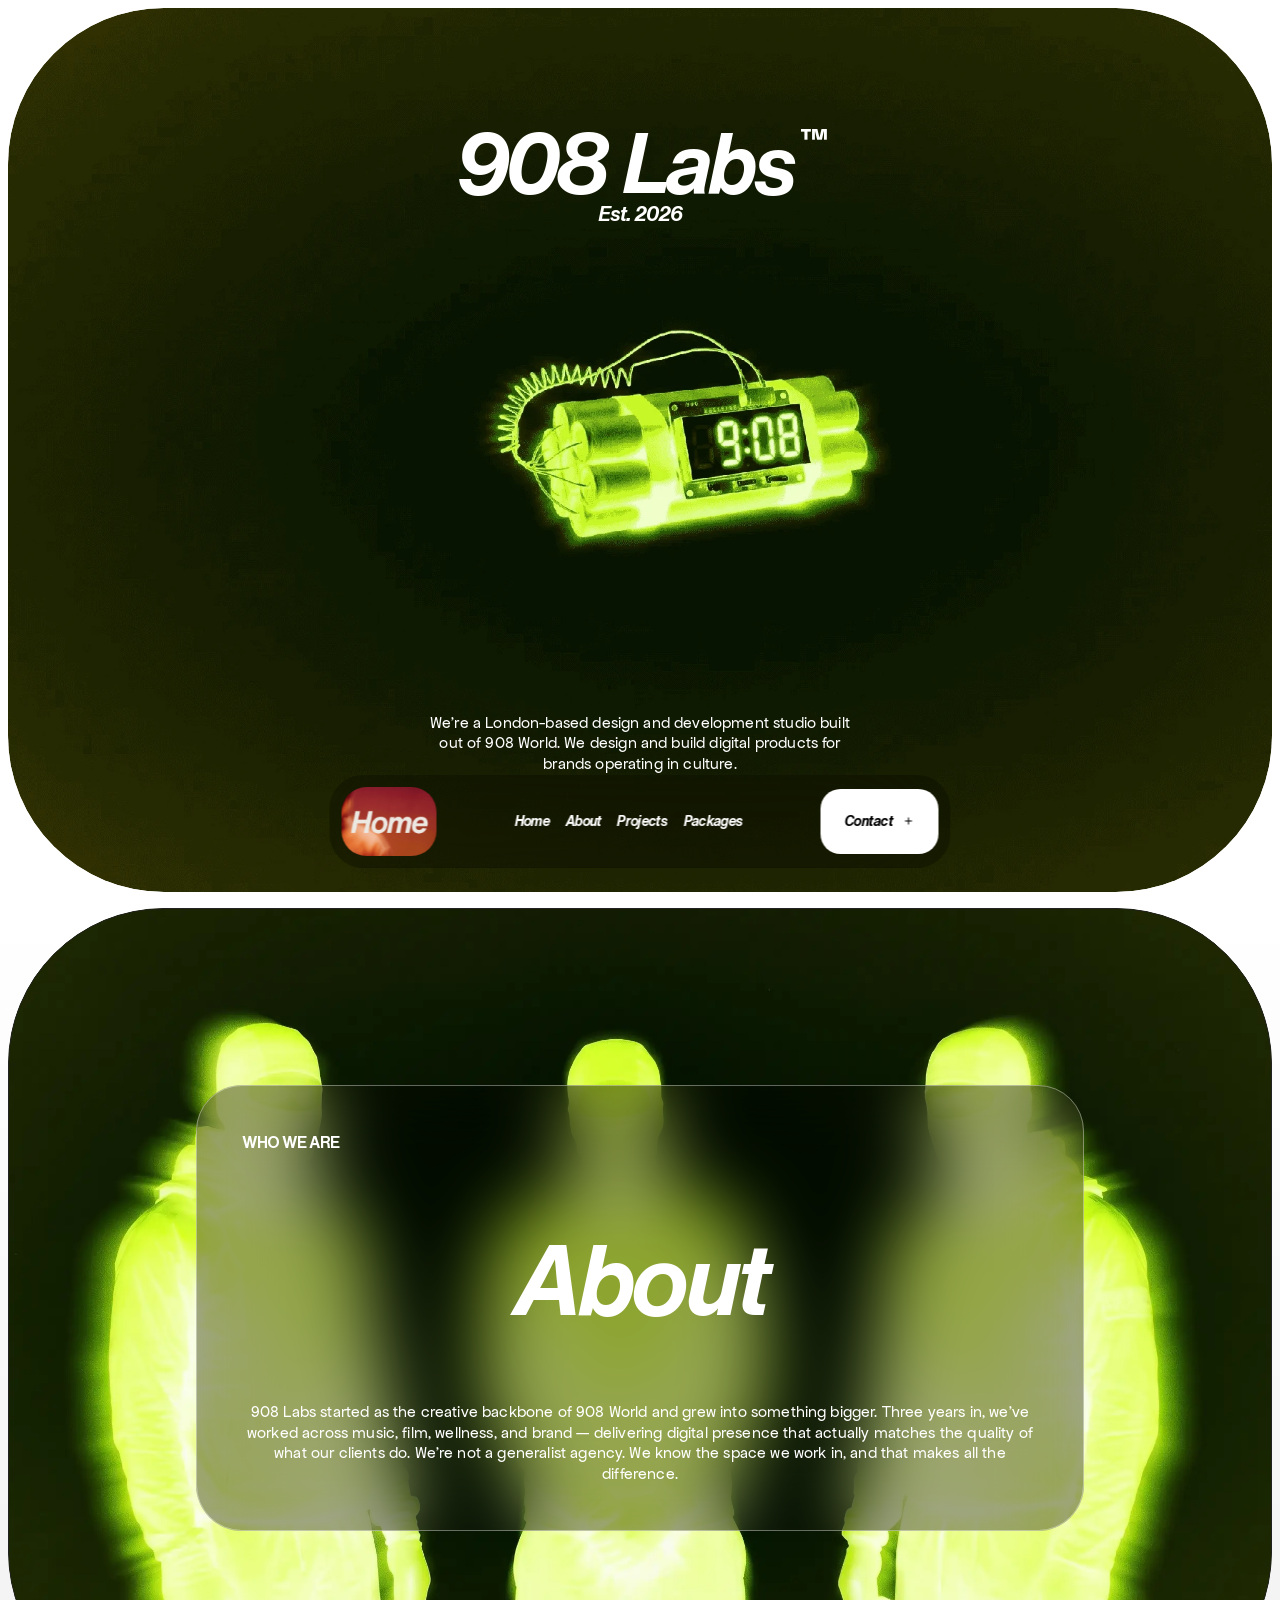
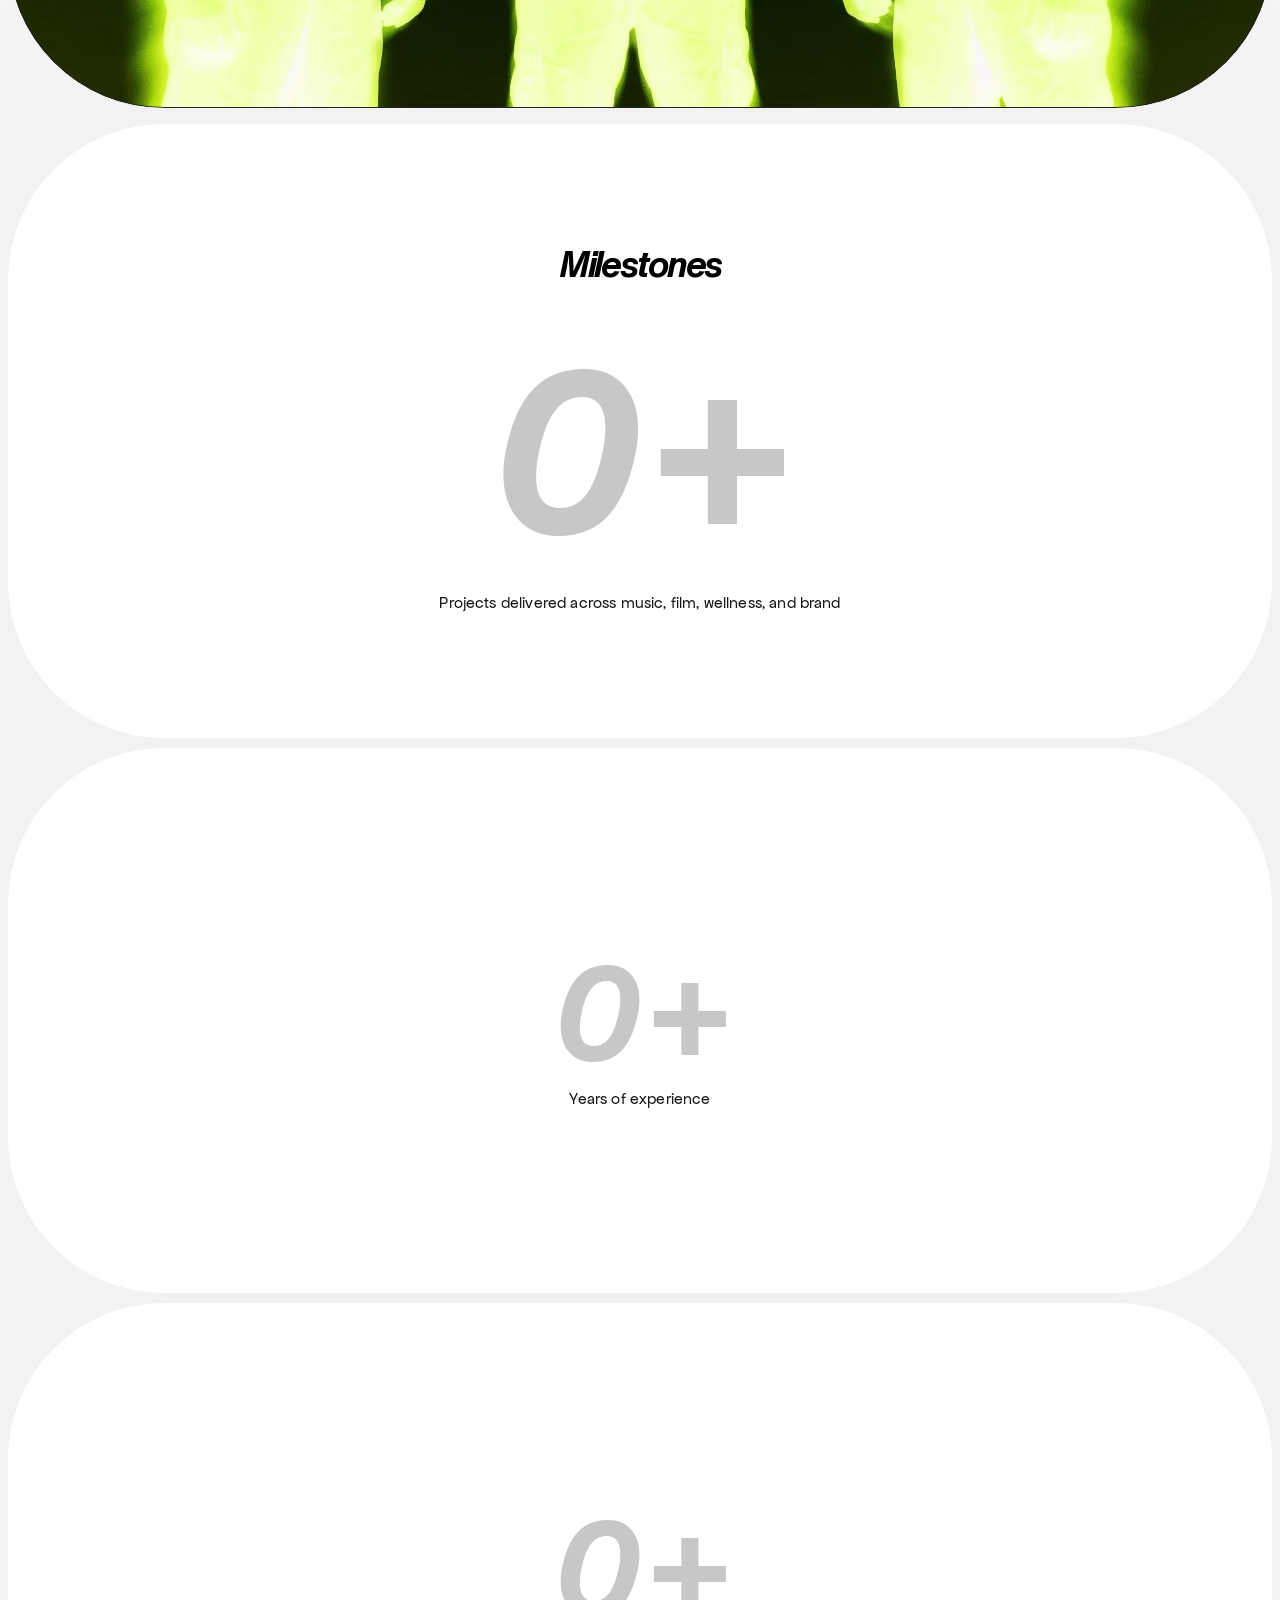
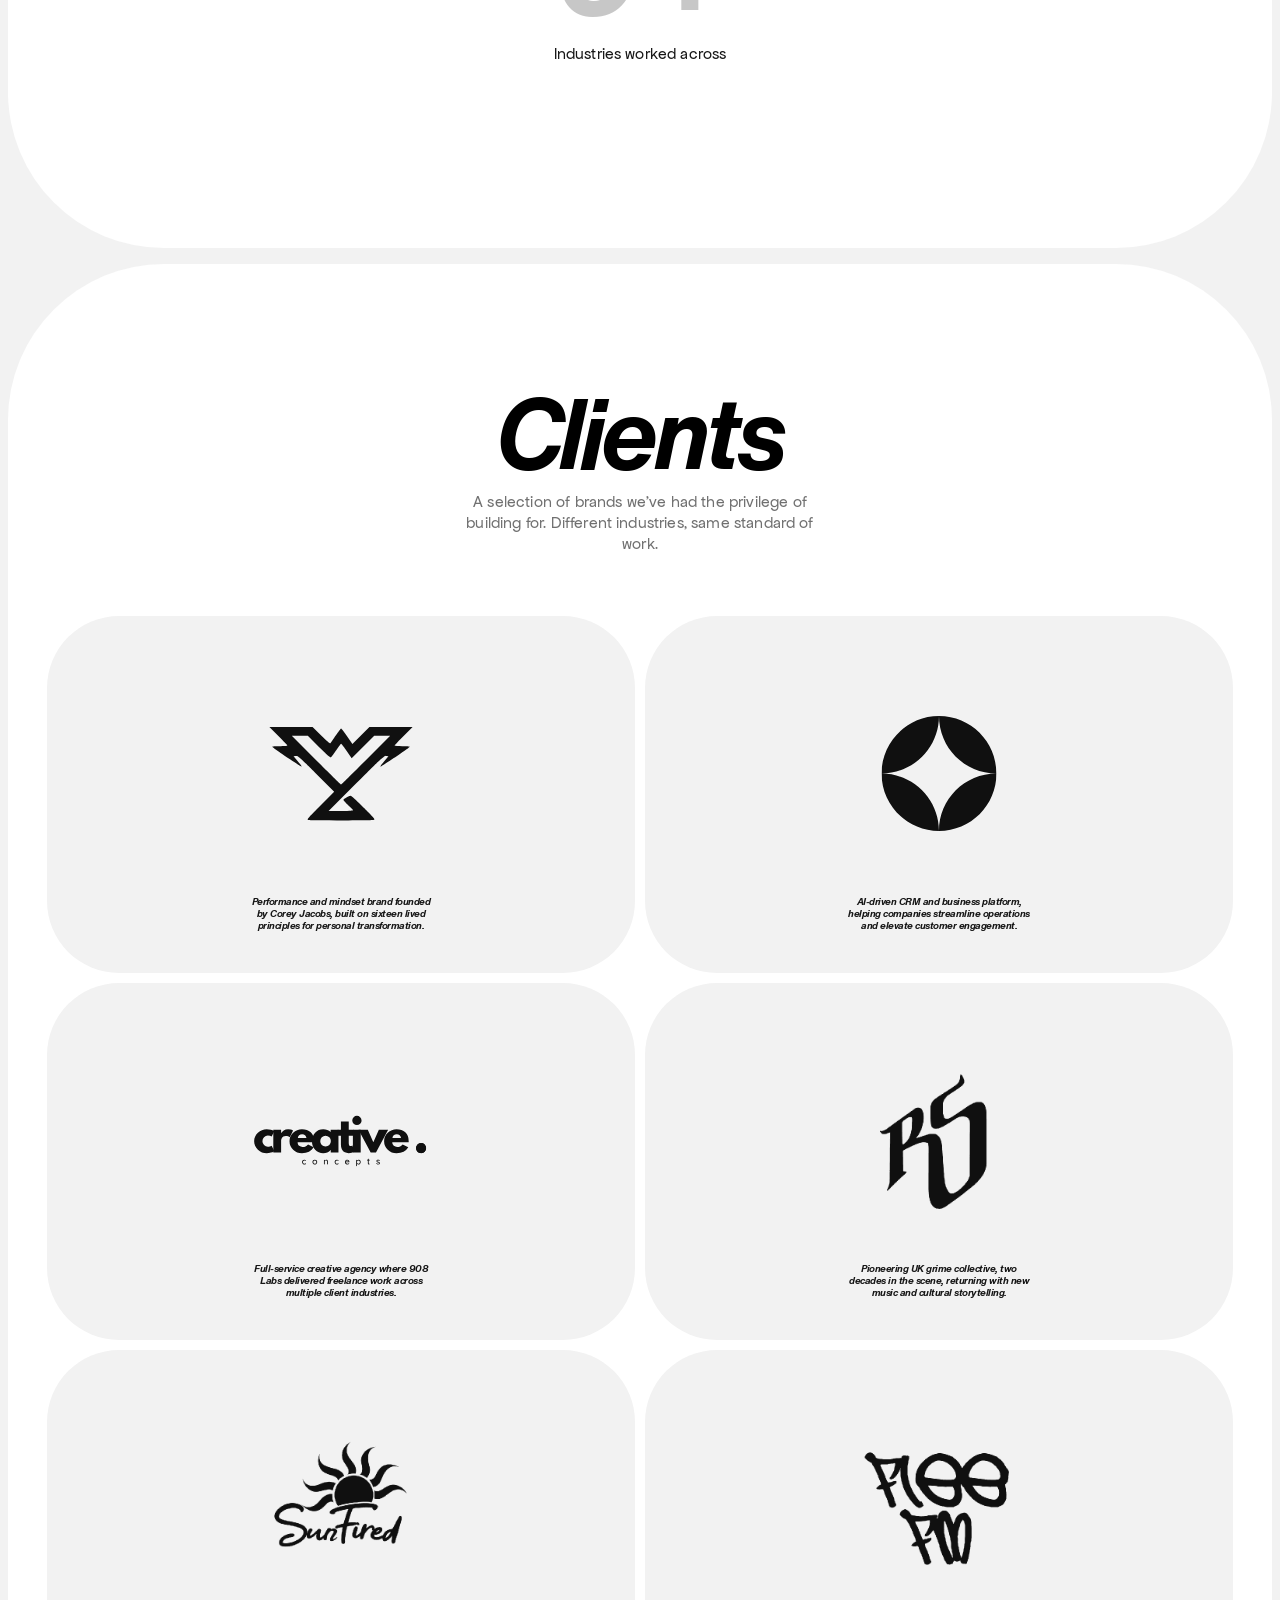
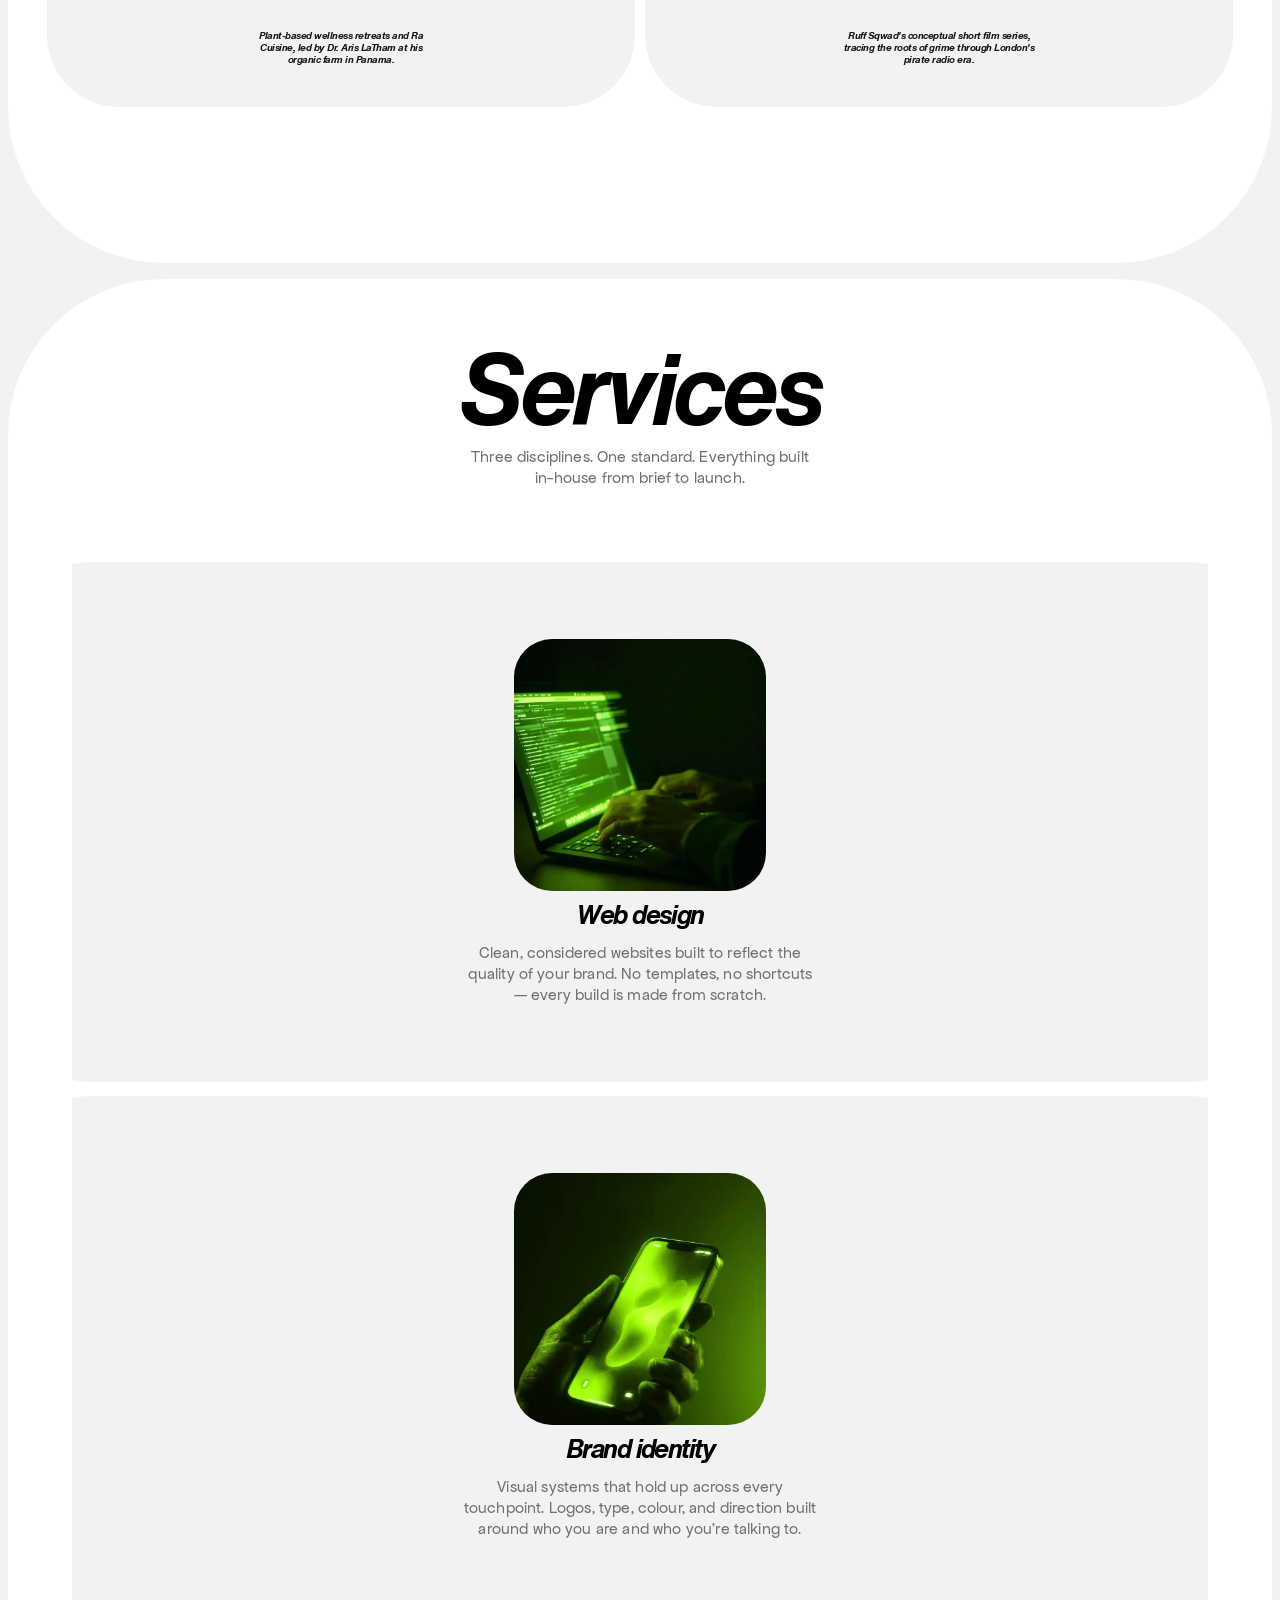
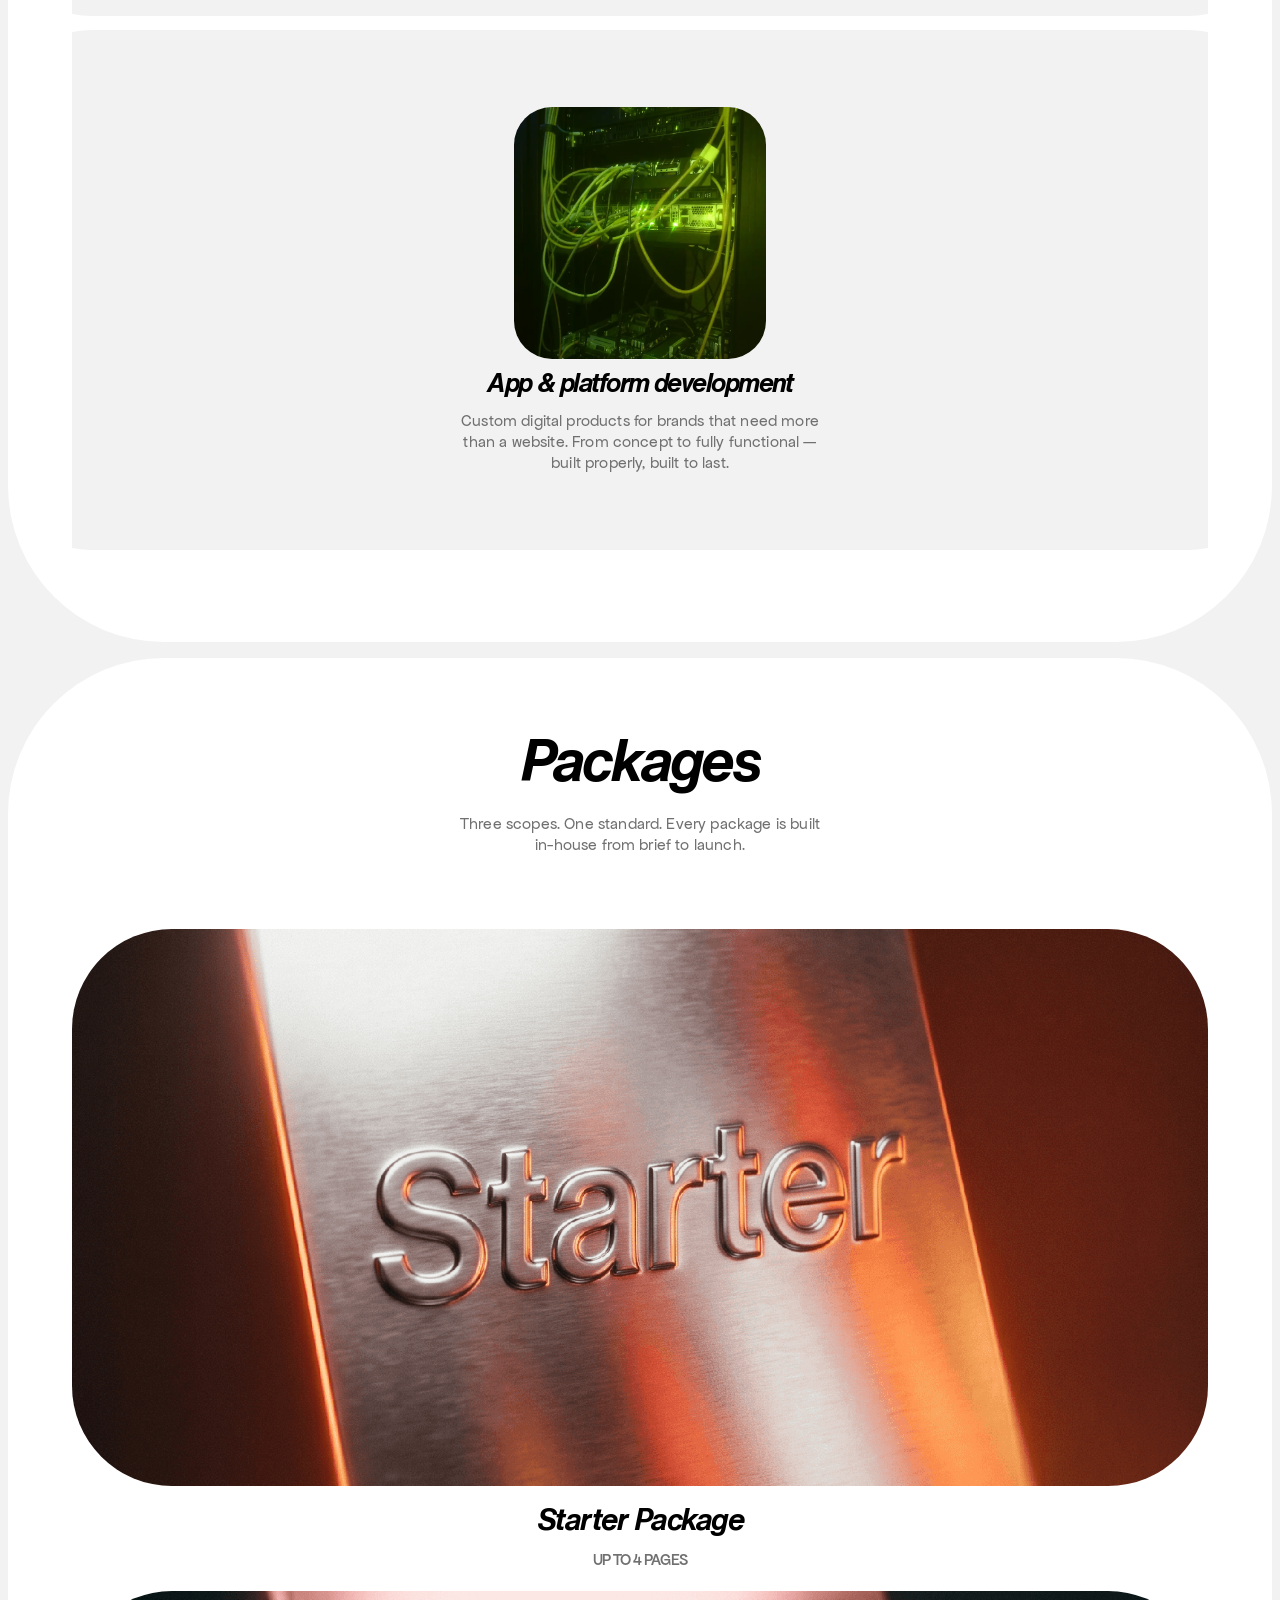
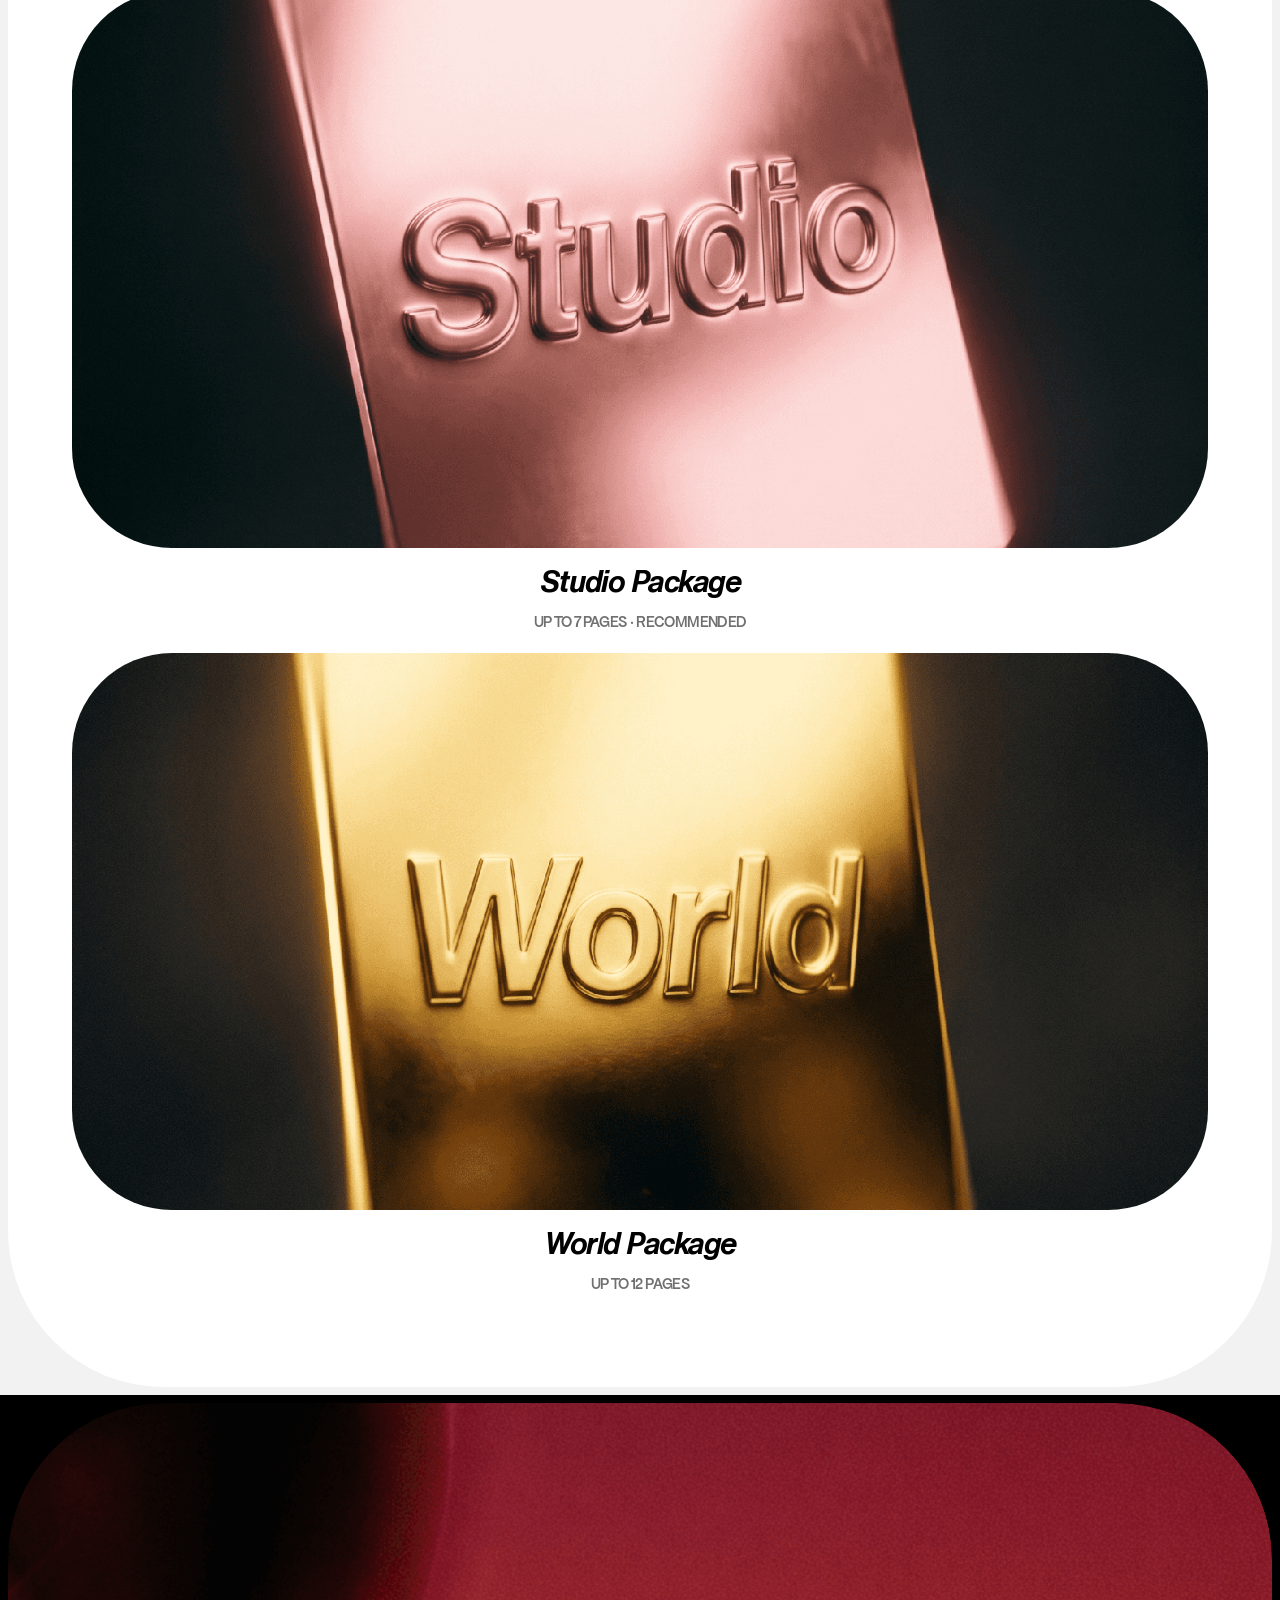
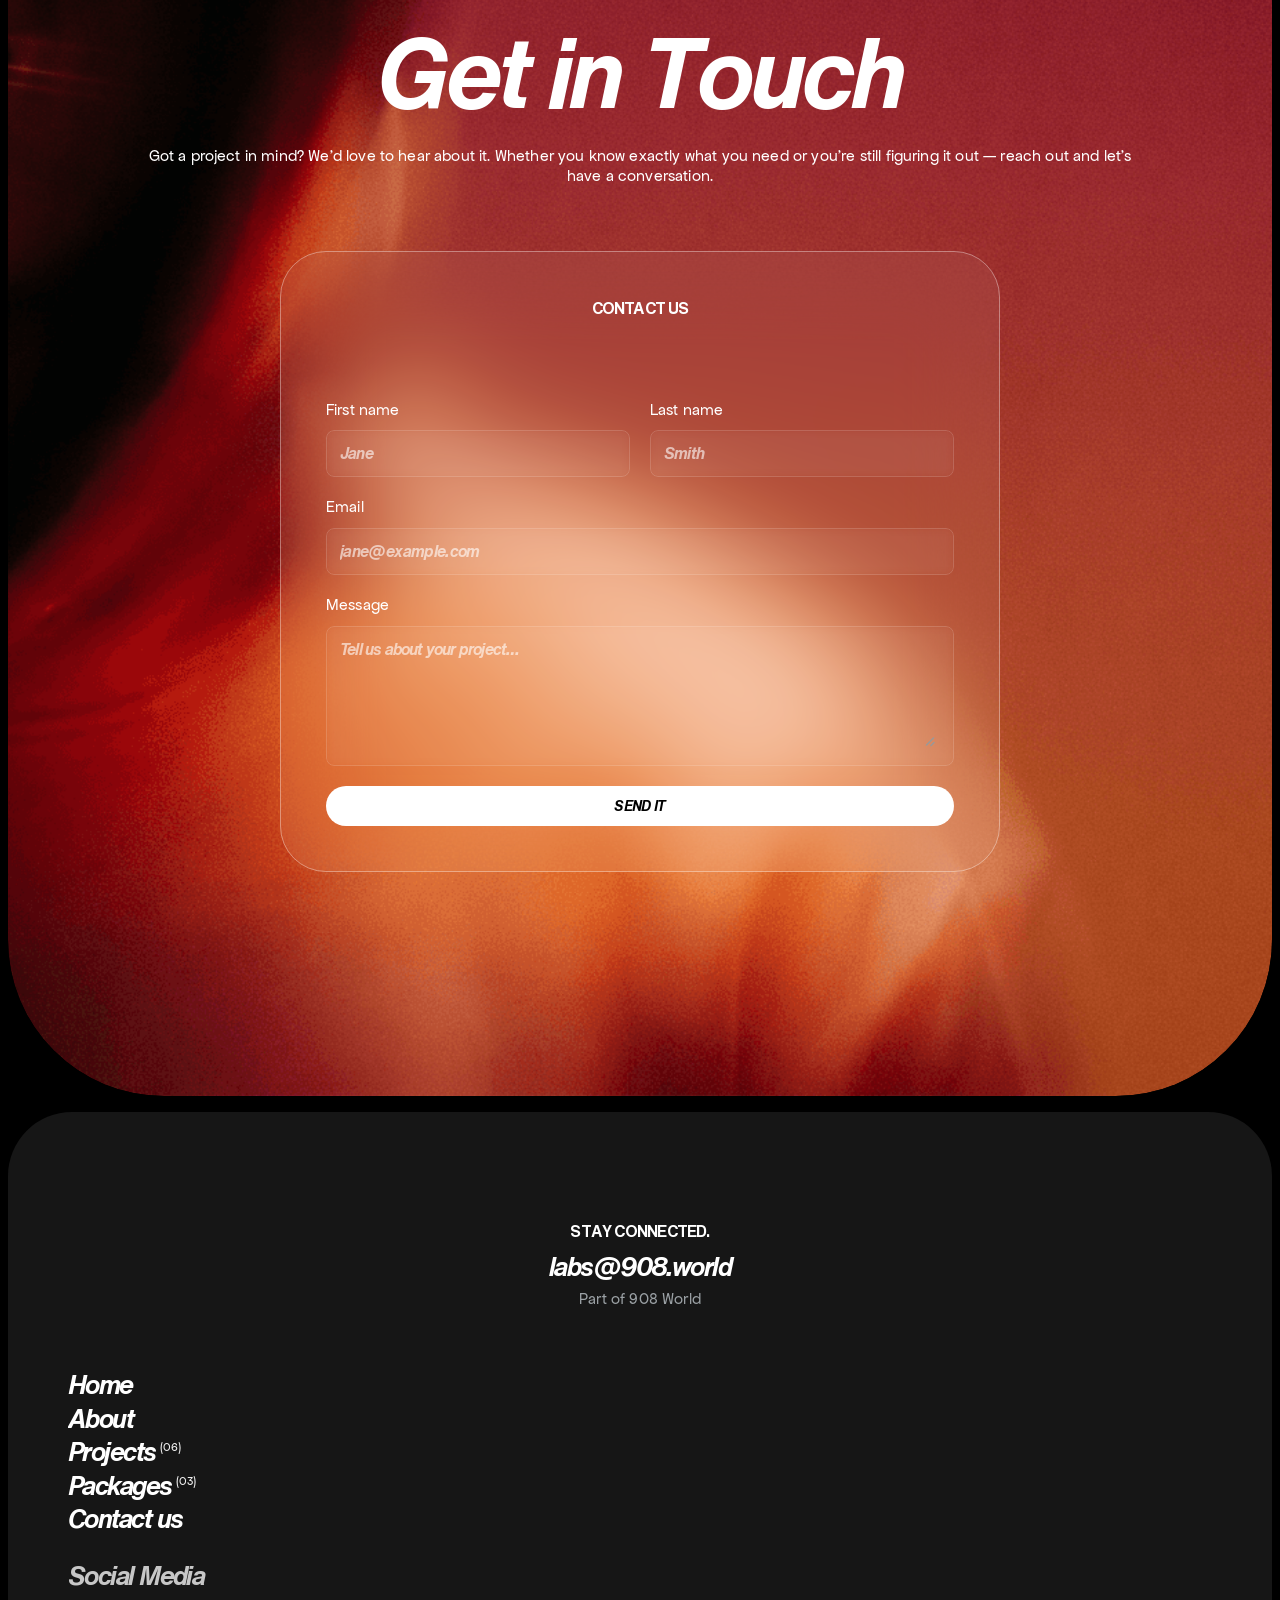
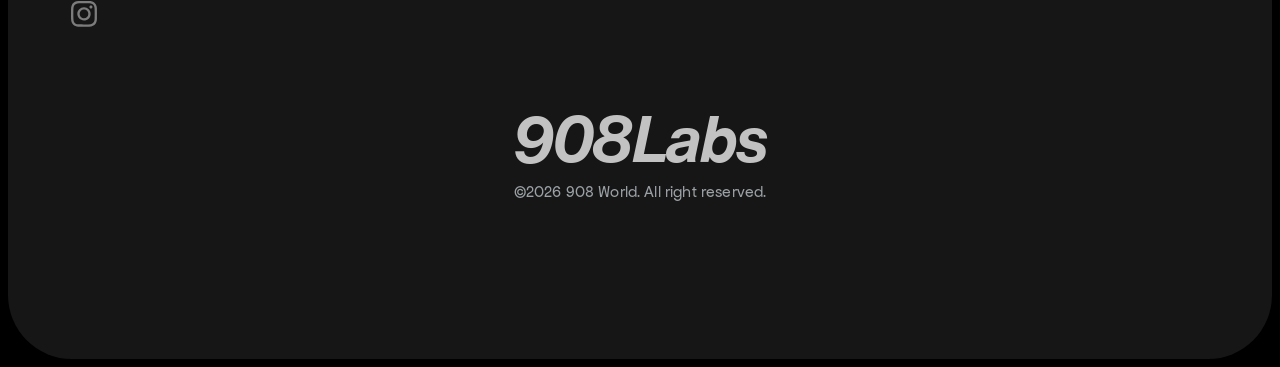
<file: about.html>
<!doctype html>
<html lang="en">
<head>
	<meta charset="utf-8">
	<meta name="viewport" content="width=device-width">
	<title>908 Labs™ | Design &amp; Development Studio</title>
    <meta name="description" content="908 Labs is a London-based design and development studio building websites, brand systems, and digital platforms for music, film, fashion, and events brands. Part of 908 World.">
    <link href="/assets/img/4qBslxFFQMsQTsCELNN4s0qQw.png" rel="icon" media="(prefers-color-scheme: light)">
    <link href="/assets/img/K0LWANqoiIkGkUovoNLPH6iWL18.png" rel="icon" media="(prefers-color-scheme: dark)">
    <link rel="apple-touch-icon" href="/assets/img/tw0n4bMhMOSQbUp4PCfcui28AsQ.png">
    <!-- Open Graph -->
    <meta property="og:type" content="website">
    <meta property="og:title" content="908 Labs™ | Design &amp; Development Studio">
    <meta property="og:description" content="908 Labs is a London-based design and development studio building websites, brand systems, and digital platforms for music, film, fashion, and events brands. Part of 908 World.">
    <meta property="og:image" content="https://labs.908.world/assets/img/4fmGv0Ts1i2XtBIQCmv4Yaha9M.png">
    <!-- X -->
    <meta name="twitter:card" content="summary_large_image">
    <meta name="twitter:title" content="908 Labs™ | Design &amp; Development Studio">
    <meta name="twitter:description" content="908 Labs is a London-based design and development studio building websites, brand systems, and digital platforms for music, film, fashion, and events brands. Part of 908 World.">
    <meta name="twitter:image" content="https://labs.908.world/assets/img/4fmGv0Ts1i2XtBIQCmv4Yaha9M.png">
	
	
	
	<meta property="og:url" content="https://labs.908.world/about">
    
    
	
	
	<meta name="robots" content="max-image-preview:large">
    <link rel="stylesheet" href="/css/framer-05582274db.css">
    <link rel="stylesheet" href="/css/framer-09b64199c2.css">
    <link rel="stylesheet" href="/css/framer-371c976201.css">
    <link rel="stylesheet" href="/css/components-842bb22c.css">
    <link rel="stylesheet" href="/css/forms.css">
    <link rel="stylesheet" href="/css/site.css">
    <script src="/js/lenis.min.js" defer></script>
    <script src="/js/site.js" defer></script>
</head>
<body>
	
	
    
    
	
	<div id="main" data-framer-generated-page><link rel="stylesheet" href="/css/framer-3ef50acdf2.css"><div class="framer-30BNU framer-lnrf1w" data-layout-template="true" style="min-height:100vh;width:auto"><link rel="stylesheet" href="/css/framer-f173b4791c.css"><div data-framer-root class="framer-KoCPe framer-pZfsO framer-J845l framer-2PrCU framer-ctfw96" style="min-height:100vh;width:auto;display:contents"><div class="framer-vkukjy-container"><div class="ssr-variant hidden-6cmj7n hidden-1fao0k8"><section class="framer-SZunD framer-LWjwO framer-J845l framer-15u0m3i framer-v-1t9c97s" data-framer-name="Desktop-light" style="background-color:var(--token-b9a38ae6-6808-421e-8c6e-e2c5bc817a9d, rgb(255, 255, 255));height:100%;max-height:100%;max-width:100%;width:100%"><div class="framer-ufxx0n" data-framer-name="Container" style="border-bottom-left-radius:156px;border-bottom-right-radius:156px;border-top-left-radius:156px;border-top-right-radius:156px"><div style="position:absolute;border-radius:inherit;corner-shape:inherit;top:0;right:0;bottom:0;left:0" data-framer-background-image-wrapper="true"><img decoding="async" width="2546" height="1536" sizes="(min-width: 1440px) calc(min(100vw, 1920px) - 16px), (min-width: 810px) and (max-width: 1439.98px) calc(min(100vw, 1920px) - 16px)" srcset="/assets/img/JU4lRFiNfvLU2iesoeti18Hmx0-512.webp 512w,/assets/img/JU4lRFiNfvLU2iesoeti18Hmx0-1024.webp 1024w,/assets/img/JU4lRFiNfvLU2iesoeti18Hmx0-2048.webp 2048w,/assets/img/JU4lRFiNfvLU2iesoeti18Hmx0.webp 2546w" src="/assets/img/JU4lRFiNfvLU2iesoeti18Hmx0.webp" alt="About Maverick" style="display:block;width:100%;height:100%;border-radius:inherit;corner-shape:inherit;object-position:center;object-fit:cover"></div><div class="framer-1xz8szg" data-framer-name="Text"><div class="framer-yrjw1s" data-framer-name="stack"><div class="framer-1g3pbr0" data-framer-name="Title Lockup"><div class="framer-yy7ywp" data-framer-component-type="RichTextContainer" style="--extracted-gdpscs:var(--token-b9a38ae6-6808-421e-8c6e-e2c5bc817a9d, rgb(255, 255, 255));--framer-link-text-color:rgb(0, 153, 255);--framer-link-text-decoration:underline;transform:none"><h1 dir="auto" class="framer-text" style="--font-selector:Q1VTVE9NVjI7SGVsdmV0aWNhIE5vdyBUZXh0ICBCb2xkIEl0YWxpYw==;--framer-font-family:&quot;Helvetica Now Text  Bold Italic&quot;, &quot;Helvetica Now Text  Bold Italic Placeholder&quot;, sans-serif;--framer-font-open-type-features:'blwf' on, 'cv09' on, 'cv03' on, 'cv04' on, 'cv11' on;--framer-font-size:98px;--framer-font-style:italic;--framer-font-weight:700;--framer-letter-spacing:-0.06em;--framer-line-height:0.9em;--framer-text-alignment:left;--framer-text-color:var(--extracted-gdpscs, var(--token-b9a38ae6-6808-421e-8c6e-e2c5bc817a9d, rgb(255, 255, 255)));--framer-text-transform:inherit" data-fx="chars">908 Labs</h1></div><div class="framer-r65303" data-framer-component-type="RichTextContainer" style="--extracted-gdpscs:var(--token-b9a38ae6-6808-421e-8c6e-e2c5bc817a9d, rgb(255, 255, 255));--framer-link-text-color:rgb(0, 153, 255);--framer-link-text-decoration:underline;transform:none"><h1 dir="auto" class="framer-text" style="--font-selector:Q1VTVE9NVjI7SGVsdmV0aWNhIE5vdyBUZXh0ICBCb2xkIEl0YWxpYw==;--framer-font-family:&quot;Helvetica Now Text  Bold Italic&quot;, &quot;Helvetica Now Text  Bold Italic Placeholder&quot;, sans-serif;--framer-font-open-type-features:'blwf' on, 'cv09' on, 'cv03' on, 'cv04' on, 'cv11' on;--framer-font-size:32px;--framer-font-style:italic;--framer-font-weight:700;--framer-letter-spacing:-0.06em;--framer-line-height:1em;--framer-text-color:var(--extracted-gdpscs, var(--token-b9a38ae6-6808-421e-8c6e-e2c5bc817a9d, rgb(255, 255, 255)));--framer-text-transform:inherit" data-fx="chars">™</h1></div></div><div class="framer-14taep6" data-framer-component-type="RichTextContainer" style="--extracted-1lwpl3i:var(--token-b9a38ae6-6808-421e-8c6e-e2c5bc817a9d, rgb(255, 255, 255));--framer-link-text-color:rgb(0, 153, 255);--framer-link-text-decoration:underline;transform:none"><h5 class="framer-text framer-styles-preset-g92w1w" data-styles-preset="V6_H8eRx1" dir="auto" style="--framer-text-alignment:start;--framer-text-color:var(--extracted-1lwpl3i, var(--token-b9a38ae6-6808-421e-8c6e-e2c5bc817a9d, rgb(255, 255, 255)))" data-fx="chars">Est. 2026</h5></div></div><div class="framer-1nshnt0" data-framer-name="About Maverick"><div class="framer-12dmf8y" data-framer-component-type="RichTextContainer" style="--extracted-r6o4lv:var(--token-b9a38ae6-6808-421e-8c6e-e2c5bc817a9d, rgb(255, 255, 255));--framer-link-text-color:rgb(0, 153, 255);--framer-link-text-decoration:underline;transform:none"><p class="framer-text framer-styles-preset-d8lgz7" data-styles-preset="R1K60oWJQ" dir="auto" style="--framer-text-alignment:start;--framer-text-color:var(--extracted-r6o4lv, var(--token-b9a38ae6-6808-421e-8c6e-e2c5bc817a9d, rgb(255, 255, 255)))">We're a London-based design and development studio built out of 908 World. We design and build digital products for brands operating in culture.</p></div></div></div><div class="framer-1xjpnxp-container"><div data-us-dpi="1" data-us-scale="1" data-us-fps="60" style="width:100%;height:100%"></div></div></div></section></div><div class="ssr-variant hidden-1fao0k8 hidden-ctfw96"><section class="framer-SZunD framer-LWjwO framer-J845l framer-15u0m3i framer-v-1gtykls" data-framer-name="Phone-light" style="background-color:var(--token-b9a38ae6-6808-421e-8c6e-e2c5bc817a9d, rgb(255, 255, 255));height:100%;max-height:100%;max-width:100%;width:100%"><div class="framer-ufxx0n" data-framer-name="Container" style="border-bottom-left-radius:106px;border-bottom-right-radius:106px;border-top-left-radius:106px;border-top-right-radius:106px"><div style="position:absolute;border-radius:inherit;corner-shape:inherit;top:0;right:0;bottom:0;left:0" data-framer-background-image-wrapper="true"><img decoding="async" width="941" height="1672" sizes="(max-width: 809.98px) calc(min(100vw, 1920px) - 16px)" srcset="/assets/img/JkPyOrosDDBpjlLTkMf0t6XuTIY-1024.png 576w,/assets/img/JkPyOrosDDBpjlLTkMf0t6XuTIY.png 941w" src="/assets/img/JkPyOrosDDBpjlLTkMf0t6XuTIY.png" alt="About Maverick" style="display:block;width:100%;height:100%;border-radius:inherit;corner-shape:inherit;object-position:center;object-fit:cover"></div><div class="framer-1xz8szg" data-framer-name="Text"><div class="framer-yrjw1s" data-framer-name="stack"><div class="framer-1g3pbr0" data-framer-name="Title Lockup"><div class="framer-yy7ywp" data-framer-component-type="RichTextContainer" style="--extracted-gdpscs:var(--token-b9a38ae6-6808-421e-8c6e-e2c5bc817a9d, rgb(255, 255, 255));--framer-link-text-color:rgb(0, 153, 255);--framer-link-text-decoration:underline;transform:none"><h1 dir="auto" class="framer-text" style="--font-selector:Q1VTVE9NVjI7SGVsdmV0aWNhIE5vdyBUZXh0ICBCb2xkIEl0YWxpYw==;--framer-font-family:&quot;Helvetica Now Text  Bold Italic&quot;, &quot;Helvetica Now Text  Bold Italic Placeholder&quot;, sans-serif;--framer-font-open-type-features:'blwf' on, 'cv09' on, 'cv03' on, 'cv04' on, 'cv11' on;--framer-font-size:50px;--framer-font-style:italic;--framer-font-weight:700;--framer-letter-spacing:-0.06em;--framer-line-height:0.9em;--framer-text-alignment:center;--framer-text-color:var(--extracted-gdpscs, var(--token-b9a38ae6-6808-421e-8c6e-e2c5bc817a9d, rgb(255, 255, 255)));--framer-text-transform:inherit" data-fx="chars">908 Labs</h1></div><div class="framer-r65303" data-framer-component-type="RichTextContainer" style="--extracted-gdpscs:var(--token-b9a38ae6-6808-421e-8c6e-e2c5bc817a9d, rgb(255, 255, 255));--framer-link-text-color:rgb(0, 153, 255);--framer-link-text-decoration:underline;transform:none"><h1 dir="auto" class="framer-text" style="--font-selector:Q1VTVE9NVjI7SGVsdmV0aWNhIE5vdyBUZXh0ICBCb2xkIEl0YWxpYw==;--framer-font-family:&quot;Helvetica Now Text  Bold Italic&quot;, &quot;Helvetica Now Text  Bold Italic Placeholder&quot;, sans-serif;--framer-font-open-type-features:'blwf' on, 'cv09' on, 'cv03' on, 'cv04' on, 'cv11' on;--framer-font-size:18px;--framer-font-style:italic;--framer-font-weight:700;--framer-letter-spacing:-0.06em;--framer-line-height:1em;--framer-text-alignment:center;--framer-text-color:var(--extracted-gdpscs, var(--token-b9a38ae6-6808-421e-8c6e-e2c5bc817a9d, rgb(255, 255, 255)));--framer-text-transform:inherit" data-fx="chars">™</h1></div></div><div class="framer-14taep6" data-framer-component-type="RichTextContainer" style="--extracted-1lwpl3i:var(--token-b9a38ae6-6808-421e-8c6e-e2c5bc817a9d, rgb(255, 255, 255));--framer-link-text-color:rgb(0, 153, 255);--framer-link-text-decoration:underline;transform:none"><h5 class="framer-text framer-styles-preset-g92w1w" data-styles-preset="V6_H8eRx1" dir="auto" style="--framer-text-alignment:center;--framer-text-color:var(--extracted-1lwpl3i, var(--token-b9a38ae6-6808-421e-8c6e-e2c5bc817a9d, rgb(255, 255, 255)))" data-fx="chars">Est. 2026</h5></div></div><div class="framer-1nshnt0" data-framer-name="About Maverick"><div class="framer-12dmf8y" data-framer-component-type="RichTextContainer" style="--extracted-r6o4lv:var(--token-b9a38ae6-6808-421e-8c6e-e2c5bc817a9d, rgb(255, 255, 255));--framer-link-text-color:rgb(0, 153, 255);--framer-link-text-decoration:underline;transform:none"><p class="framer-text framer-styles-preset-d8lgz7" data-styles-preset="R1K60oWJQ" dir="auto" style="--framer-text-alignment:center;--framer-text-color:var(--extracted-r6o4lv, var(--token-b9a38ae6-6808-421e-8c6e-e2c5bc817a9d, rgb(255, 255, 255)))">We're a London-based design and development studio built out of 908 World. We design and build digital products for brands operating in culture.</p></div></div></div><div class="framer-1xjpnxp-container"><div data-us-dpi="1" data-us-scale="1" data-us-fps="60" style="width:100%;height:100%"></div></div></div></section></div><div class="ssr-variant hidden-6cmj7n hidden-ctfw96"><section class="framer-SZunD framer-LWjwO framer-J845l framer-15u0m3i framer-v-uks2qu" data-framer-name="Tablet-Light" style="background-color:var(--token-b9a38ae6-6808-421e-8c6e-e2c5bc817a9d, rgb(255, 255, 255));height:100%;max-height:100%;max-width:100%;width:100%"><div class="framer-ufxx0n" data-framer-name="Container" style="border-bottom-left-radius:156px;border-bottom-right-radius:156px;border-top-left-radius:156px;border-top-right-radius:156px"><div style="position:absolute;border-radius:inherit;corner-shape:inherit;top:0;right:0;bottom:0;left:0" data-framer-background-image-wrapper="true"><img decoding="async" width="2546" height="1536" sizes="(min-width: 1440px) calc(min(100vw, 1920px) - 16px), (min-width: 810px) and (max-width: 1439.98px) calc(min(100vw, 1920px) - 16px)" srcset="/assets/img/JU4lRFiNfvLU2iesoeti18Hmx0-512.webp 512w,/assets/img/JU4lRFiNfvLU2iesoeti18Hmx0-1024.webp 1024w,/assets/img/JU4lRFiNfvLU2iesoeti18Hmx0-2048.webp 2048w,/assets/img/JU4lRFiNfvLU2iesoeti18Hmx0.webp 2546w" src="/assets/img/JU4lRFiNfvLU2iesoeti18Hmx0.webp" alt="About Maverick" style="display:block;width:100%;height:100%;border-radius:inherit;corner-shape:inherit;object-position:center;object-fit:cover"></div><div class="framer-1xz8szg" data-framer-name="Text"><div class="framer-yrjw1s" data-framer-name="stack"><div class="framer-1g3pbr0" data-framer-name="Title Lockup"><div class="framer-yy7ywp" data-framer-component-type="RichTextContainer" style="--extracted-gdpscs:var(--token-b9a38ae6-6808-421e-8c6e-e2c5bc817a9d, rgb(255, 255, 255));--framer-link-text-color:rgb(0, 153, 255);--framer-link-text-decoration:underline;transform:none"><h1 dir="auto" class="framer-text" style="--font-selector:Q1VTVE9NVjI7SGVsdmV0aWNhIE5vdyBUZXh0ICBCb2xkIEl0YWxpYw==;--framer-font-family:&quot;Helvetica Now Text  Bold Italic&quot;, &quot;Helvetica Now Text  Bold Italic Placeholder&quot;, sans-serif;--framer-font-open-type-features:'blwf' on, 'cv09' on, 'cv03' on, 'cv04' on, 'cv11' on;--framer-font-size:84px;--framer-font-style:italic;--framer-font-weight:700;--framer-letter-spacing:-0.06em;--framer-line-height:0.9em;--framer-text-alignment:center;--framer-text-color:var(--extracted-gdpscs, var(--token-b9a38ae6-6808-421e-8c6e-e2c5bc817a9d, rgb(255, 255, 255)));--framer-text-transform:inherit" data-fx="chars">908 Labs</h1></div><div class="framer-r65303" data-framer-component-type="RichTextContainer" style="--extracted-gdpscs:var(--token-b9a38ae6-6808-421e-8c6e-e2c5bc817a9d, rgb(255, 255, 255));--framer-link-text-color:rgb(0, 153, 255);--framer-link-text-decoration:underline;transform:none"><h1 dir="auto" class="framer-text" style="--font-selector:Q1VTVE9NVjI7SGVsdmV0aWNhIE5vdyBUZXh0ICBCb2xkIEl0YWxpYw==;--framer-font-family:&quot;Helvetica Now Text  Bold Italic&quot;, &quot;Helvetica Now Text  Bold Italic Placeholder&quot;, sans-serif;--framer-font-open-type-features:'blwf' on, 'cv09' on, 'cv03' on, 'cv04' on, 'cv11' on;--framer-font-size:28px;--framer-font-style:italic;--framer-font-weight:700;--framer-letter-spacing:-0.06em;--framer-line-height:1em;--framer-text-alignment:center;--framer-text-color:var(--extracted-gdpscs, var(--token-b9a38ae6-6808-421e-8c6e-e2c5bc817a9d, rgb(255, 255, 255)));--framer-text-transform:inherit" data-fx="chars">™</h1></div></div><div class="framer-14taep6" data-framer-component-type="RichTextContainer" style="--extracted-1lwpl3i:rgb(255, 255, 255);--framer-link-text-color:rgb(0, 153, 255);--framer-link-text-decoration:underline;transform:none"><h5 class="framer-text framer-styles-preset-g92w1w" data-styles-preset="V6_H8eRx1" dir="auto" style="--framer-text-alignment:center;--framer-text-color:var(--extracted-1lwpl3i, rgb(255, 255, 255))" data-fx="chars">Est. 2026</h5></div></div><div class="framer-1nshnt0" data-framer-name="About Maverick"><div class="framer-12dmf8y" data-framer-component-type="RichTextContainer" style="--extracted-r6o4lv:var(--token-b9a38ae6-6808-421e-8c6e-e2c5bc817a9d, rgb(255, 255, 255));--framer-link-text-color:rgb(0, 153, 255);--framer-link-text-decoration:underline;transform:none"><p class="framer-text framer-styles-preset-d8lgz7" data-styles-preset="R1K60oWJQ" dir="auto" style="--framer-text-alignment:center;--framer-text-color:var(--extracted-r6o4lv, var(--token-b9a38ae6-6808-421e-8c6e-e2c5bc817a9d, rgb(255, 255, 255)))">We're a London-based design and development studio built out of 908 World. We design and build digital products for brands operating in culture.</p></div></div></div><div class="framer-1xjpnxp-container"><div data-us-dpi="1" data-us-scale="1" data-us-fps="60" style="width:100%;height:100%"></div></div></div></section></div></div><section class="framer-ipnb8g" data-framer-name="About Maverick"><header as="header" class="framer-id6hjk" data-border="true" data-framer-name="Container"><div style="position:absolute;border-radius:inherit;corner-shape:inherit;top:0;right:0;bottom:0;left:0" data-framer-background-image-wrapper="true"><img decoding="async" width="2752" height="1536" src="/assets/img/vSLQMMOTbGAR02FzWh8AY4sfJs.webp" alt="3 Musketeers" style="display:block;width:100%;height:100%;border-radius:inherit;corner-shape:inherit;object-position:center;object-fit:cover"></div><div class="framer-1rl57ue" data-border="true" data-framer-name="About, details"><div class="framer-14pxdi8" data-framer-component-type="RichTextContainer" style="transform:none"><h5 dir="auto" style="--font-selector:Q1VTVE9NVjI7SGVsdmV0aWNhIE5vdyBUZXh0ICBCb2xk;--framer-font-family:&quot;Helvetica Now Text  Bold&quot;, &quot;Helvetica Now Text  Bold Placeholder&quot;, sans-serif;--framer-font-open-type-features:'blwf' on, 'cv09' on, 'cv03' on, 'cv04' on, 'cv11' on;--framer-font-weight:700;--framer-letter-spacing:-0.06em;--framer-line-height:1.4em;--framer-text-color:var(--token-b9a38ae6-6808-421e-8c6e-e2c5bc817a9d, rgb(255, 255, 255));--framer-text-transform:uppercase" class="framer-text">Who we are</h5></div><div class="ssr-variant hidden-6cmj7n"><div class="framer-em93ps" data-framer-component-type="RichTextContainer" style="transform:none"><h1 class="framer-text framer-styles-preset-3ng6hx" data-styles-preset="BiqgxS6xW" style="--framer-text-color:var(--token-b9a38ae6-6808-421e-8c6e-e2c5bc817a9d, rgb(255, 255, 255))" data-fx="chars">About</h1></div></div><div class="ssr-variant hidden-1fao0k8 hidden-ctfw96"><div class="framer-em93ps" data-framer-component-type="RichTextContainer" style="transform:none"><h1 class="framer-text framer-styles-preset-3ng6hx" data-styles-preset="BiqgxS6xW" dir="auto" style="--framer-text-alignment:center;--framer-text-color:var(--token-b9a38ae6-6808-421e-8c6e-e2c5bc817a9d, rgb(255, 255, 255))" data-fx="chars">About</h1></div></div><div class="ssr-variant hidden-6cmj7n hidden-1fao0k8"><div class="framer-1ui2pmb" data-framer-component-type="RichTextContainer" style="transform:none"><p class="framer-text framer-styles-preset-d8lgz7" data-styles-preset="R1K60oWJQ" style="--framer-text-color:var(--token-b9a38ae6-6808-421e-8c6e-e2c5bc817a9d, rgb(255, 255, 255))">908 Labs started as the creative backbone of 908 World and grew into something bigger. Three years in, we've worked across music, film, wellness, and brand — delivering digital presence that actually matches the quality of what our clients do. We're not a generalist agency. We know the space we work in, and that makes all the difference.</p></div></div><div class="ssr-variant hidden-ctfw96"><div class="framer-1ui2pmb" data-framer-component-type="RichTextContainer" style="transform:none"><p class="framer-text framer-styles-preset-d8lgz7" data-styles-preset="R1K60oWJQ" dir="auto" style="--framer-text-alignment:center;--framer-text-color:var(--token-b9a38ae6-6808-421e-8c6e-e2c5bc817a9d, rgb(255, 255, 255))">908 Labs started as the creative backbone of 908 World and grew into something bigger. Three years in, we've worked across music, film, wellness, and brand — delivering digital presence that actually matches the quality of what our clients do. We're not a generalist agency. We know the space we work in, and that makes all the difference.</p></div></div></div></header></section><section class="framer-498h0g" data-framer-name="Milestones"><header class="framer-1s53p4p" data-framer-name="Projects"><div class="framer-14s06h6" data-framer-name="Title"><div class="framer-14o4w43" data-framer-component-type="RichTextContainer" style="transform:none"><h3 class="framer-text framer-styles-preset-19xjmt1" data-styles-preset="bVJcKqhxH" style="--framer-text-alignment:center;--framer-text-color:var(--token-02c02d96-f46f-46e7-b35e-1c0a8ad8ac4a, rgb(0, 0, 0))" data-fx="chars">Milestones</h3></div></div><div class="framer-fo7ajd" data-framer-name="Projects count, description"><div class="framer-eophzc-container"><div class="ssr-variant hidden-6cmj7n"><div style="display:flex;justify-content:center;align-items:center;gap:4px;flex-direction:row;font-size:224px;font-family:&quot;Helvetica Now Text  Bold Italic&quot;, &quot;Helvetica Now Text  Bold Italic Placeholder&quot;, sans-serif;font-weight:700;color:var(--token-7bcc6f1a-ee08-44a7-a724-c0f26dca0dfa, rgb(199, 199, 199))"><span style="color:rgb(0, 153, 255)"></span><span data-counter-end="10">10</span><span style="font-family:&quot;undefined&quot;, monospace;font-weight:500;color:var(--token-7bcc6f1a-ee08-44a7-a724-c0f26dca0dfa, rgb(199, 199, 199))">+</span></div></div><div class="ssr-variant hidden-1fao0k8 hidden-ctfw96"><div style="display:flex;justify-content:center;align-items:center;gap:4px;flex-direction:row;font-size:131px;font-family:&quot;Helvetica Now Text  Bold Italic&quot;, &quot;Helvetica Now Text  Bold Italic Placeholder&quot;, sans-serif;font-weight:700;color:var(--token-7bcc6f1a-ee08-44a7-a724-c0f26dca0dfa, rgb(199, 199, 199))"><span style="color:rgb(0, 153, 255)"></span><span data-counter-end="10">10</span><span style="font-family:&quot;undefined&quot;, monospace;font-weight:500;color:var(--token-7bcc6f1a-ee08-44a7-a724-c0f26dca0dfa, rgb(199, 199, 199))">+</span></div></div></div><div class="framer-3tenzh" data-framer-name="Description"><div class="ssr-variant hidden-6cmj7n hidden-1fao0k8"><div class="framer-a1cqvi" data-framer-component-type="RichTextContainer" style="transform:none"><p class="framer-text framer-styles-preset-d8lgz7" data-styles-preset="R1K60oWJQ" style="--framer-text-alignment:center;--framer-text-color:var(--token-61969a04-61ec-49b7-8fb6-050c58691dcd, rgb(112, 112, 112))">Projects delivered across music, film, wellness, and brand</p></div></div><div class="ssr-variant hidden-ctfw96"><div class="framer-a1cqvi" data-framer-component-type="RichTextContainer" style="transform:none"><p class="framer-text framer-styles-preset-d8lgz7" data-styles-preset="R1K60oWJQ" dir="auto" style="--framer-text-alignment:center;--framer-text-color:var(--token-a099af4a-6aec-40a3-976c-256397b32f03, rgb(22, 22, 22))">Projects delivered across music, film, wellness, and brand</p></div></div></div></div></header><div class="framer-1x8xmam" data-framer-name="Experience, Clients"><header class="framer-1ughyvf" data-framer-name="Experience"><div class="framer-vtsc36" data-framer-name="Experience count, description"><div class="framer-1xqtn3f-container"><div style="display:flex;justify-content:center;align-items:center;gap:4px;flex-direction:row;font-size:131px;font-family:&quot;Helvetica Now Text  Bold Italic&quot;, &quot;Helvetica Now Text  Bold Italic Placeholder&quot;, sans-serif;font-weight:700;color:var(--token-7bcc6f1a-ee08-44a7-a724-c0f26dca0dfa, rgb(199, 199, 199))"><span style="color:rgb(0, 153, 255)"></span><span data-counter-end="3">3</span><span style="font-family:&quot;undefined&quot;, monospace;font-weight:500;color:var(--token-7bcc6f1a-ee08-44a7-a724-c0f26dca0dfa, rgb(199, 199, 199))">+</span></div></div><div class="framer-tkmnax" data-framer-name="Description"><div class="ssr-variant hidden-6cmj7n hidden-1fao0k8"><div class="framer-49zorv" data-framer-component-type="RichTextContainer" style="transform:none"><p class="framer-text framer-styles-preset-d8lgz7" data-styles-preset="R1K60oWJQ" style="--framer-text-alignment:center;--framer-text-color:var(--token-61969a04-61ec-49b7-8fb6-050c58691dcd, rgb(112, 112, 112))">Years of experience</p></div></div><div class="ssr-variant hidden-ctfw96"><div class="framer-49zorv" data-framer-component-type="RichTextContainer" style="transform:none"><p class="framer-text framer-styles-preset-d8lgz7" data-styles-preset="R1K60oWJQ" dir="auto" style="--framer-text-alignment:center;--framer-text-color:var(--token-a099af4a-6aec-40a3-976c-256397b32f03, rgb(22, 22, 22))">Years of experience</p></div></div></div></div></header><header class="framer-1psgdwy" data-framer-name="Clients"><div class="framer-syasmp" data-framer-name="Counter, description"><div class="framer-1m4flsw-container"><div style="display:flex;justify-content:center;align-items:center;gap:4px;flex-direction:row;font-size:131px;font-family:&quot;Helvetica Now Text  Bold Italic&quot;, &quot;Helvetica Now Text  Bold Italic Placeholder&quot;, sans-serif;font-weight:700;color:var(--token-7bcc6f1a-ee08-44a7-a724-c0f26dca0dfa, rgb(199, 199, 199))"><span style="color:rgb(0, 153, 255)"></span><span data-counter-end="4">4</span><span style="font-family:&quot;undefined&quot;, monospace;font-weight:500;color:var(--token-7bcc6f1a-ee08-44a7-a724-c0f26dca0dfa, rgb(199, 199, 199))">+</span></div></div><div class="framer-xarhrk" data-framer-name="Description"><div class="ssr-variant hidden-6cmj7n hidden-1fao0k8"><div class="framer-9zupho" data-framer-component-type="RichTextContainer" style="transform:none"><p class="framer-text framer-styles-preset-d8lgz7" data-styles-preset="R1K60oWJQ" style="--framer-text-alignment:center;--framer-text-color:var(--token-61969a04-61ec-49b7-8fb6-050c58691dcd, rgb(112, 112, 112))">Industries worked across</p></div></div><div class="ssr-variant hidden-ctfw96"><div class="framer-9zupho" data-framer-component-type="RichTextContainer" style="transform:none"><p class="framer-text framer-styles-preset-d8lgz7" data-styles-preset="R1K60oWJQ" dir="auto" style="--framer-text-alignment:center;--framer-text-color:var(--token-a099af4a-6aec-40a3-976c-256397b32f03, rgb(22, 22, 22))">Industries worked across</p></div></div></div></div></header></div></section><section class="framer-17inov9" data-framer-name="Clients"><header class="framer-utfys2" data-framer-name="Container"><div class="framer-1i5wjvb" data-framer-name="Title, description"><div class="ssr-variant hidden-6cmj7n hidden-1fao0k8"><div class="framer-1dih69m" data-framer-component-type="RichTextContainer" style="transform:none"><h1 class="framer-text framer-styles-preset-3ng6hx" data-styles-preset="BiqgxS6xW" dir="auto" style="--framer-text-color:var(--token-02c02d96-f46f-46e7-b35e-1c0a8ad8ac4a, rgb(0, 0, 0))" data-fx="chars">Clients</h1></div></div><div class="ssr-variant hidden-ctfw96"><div class="framer-1dih69m" data-framer-component-type="RichTextContainer" style="transform:none"><h1 class="framer-text framer-styles-preset-3ng6hx" data-styles-preset="BiqgxS6xW" dir="auto" style="--framer-text-alignment:center;--framer-text-color:var(--token-02c02d96-f46f-46e7-b35e-1c0a8ad8ac4a, rgb(0, 0, 0))" data-fx="chars">Clients</h1></div></div><div class="framer-zdw86w" data-framer-name="Description"><div class="ssr-variant hidden-6cmj7n hidden-1fao0k8"><div class="framer-140dpmz" data-framer-component-type="RichTextContainer" style="transform:none"><p class="framer-text framer-styles-preset-d8lgz7" data-styles-preset="R1K60oWJQ" dir="auto" style="--framer-text-color:var(--token-61969a04-61ec-49b7-8fb6-050c58691dcd, rgb(112, 112, 112))"><code class="framer-text">A selection of brands we've had the privilege of building for. Different industries, same standard of work.</code></p><p class="framer-text framer-styles-preset-d8lgz7" data-styles-preset="R1K60oWJQ" dir="auto" style="--framer-text-color:var(--token-61969a04-61ec-49b7-8fb6-050c58691dcd, rgb(112, 112, 112))"><br class="framer-text trailing-break"></p></div></div><div class="ssr-variant hidden-ctfw96"><div class="framer-140dpmz" data-framer-component-type="RichTextContainer" style="transform:none"><p class="framer-text framer-styles-preset-d8lgz7" data-styles-preset="R1K60oWJQ" dir="auto" style="--framer-text-alignment:center;--framer-text-color:var(--token-61969a04-61ec-49b7-8fb6-050c58691dcd, rgb(112, 112, 112))"><code class="framer-text">A selection of brands we've had the privilege of building for. Different industries, same standard of work.</code></p><p class="framer-text framer-styles-preset-d8lgz7" data-styles-preset="R1K60oWJQ" dir="auto" style="--framer-text-alignment:center;--framer-text-color:var(--token-61969a04-61ec-49b7-8fb6-050c58691dcd, rgb(112, 112, 112))"><br class="framer-text trailing-break"></p></div></div></div></div><div class="framer-1t3s5qv" data-framer-name="Clients list"><div class="ssr-variant hidden-6cmj7n hidden-1fao0k8"><div class="framer-1agc7mf-container" data-framer-name="Client_1" name="Client_1"><div data-hover-snap="framer-v-x7bt5z-0" name="Client_1" class="framer-Cngme framer-x7bt5z framer-v-x7bt5z" data-framer-name="Variant 1" style="backdrop-filter:blur(44px);background-color:var(--token-17dd74c0-48e7-4cc6-8876-ee446770c16e, rgb(242, 242, 242));-webkit-backdrop-filter:blur(44px);height:100%;width:100%;border-bottom-left-radius:72px;border-bottom-right-radius:72px;border-top-left-radius:72px;border-top-right-radius:72px"><div class="framer-hi8j2x" data-framer-name="Brand_logo"><div style="position:absolute;border-radius:inherit;corner-shape:inherit;top:0;right:0;bottom:0;left:0" data-framer-background-image-wrapper="true"><img decoding="async" width="256" height="256" src="/assets/img/ilwBeM6WUCKPLfpjq3T8MjCuCY.svg" alt="oakley" style="display:block;width:100%;height:100%;border-radius:inherit;corner-shape:inherit;object-position:center;object-fit:contain"></div></div></div></div></div><div class="ssr-variant hidden-ctfw96"><div class="framer-1agc7mf-container" data-framer-name="Client_1" name="Client_1"><div name="Client_1" class="framer-Cngme framer-x7bt5z framer-v-ltl5kb" data-framer-name="Variant 2" style="backdrop-filter:blur(44px);background-color:var(--token-17dd74c0-48e7-4cc6-8876-ee446770c16e, rgb(242, 242, 242));-webkit-backdrop-filter:blur(44px);height:100%;width:100%;border-bottom-left-radius:72px;border-bottom-right-radius:72px;border-top-left-radius:72px;border-top-right-radius:72px"><div class="framer-hi8j2x" data-framer-name="Brand_logo" style="transform:translateX(-50%)"><div style="position:absolute;border-radius:inherit;corner-shape:inherit;top:0;right:0;bottom:0;left:0" data-framer-background-image-wrapper="true"><img decoding="async" width="256" height="256" src="/assets/img/ilwBeM6WUCKPLfpjq3T8MjCuCY.svg" alt="oakley" style="display:block;width:100%;height:100%;border-radius:inherit;corner-shape:inherit;object-position:center;object-fit:contain"></div></div><div class="framer-15c664e" data-framer-component-type="RichTextContainer" style="--extracted-r6o4lv:var(--token-a099af4a-6aec-40a3-976c-256397b32f03, rgb(22, 22, 22));--framer-link-text-color:rgb(0, 153, 255);--framer-link-text-decoration:underline;transform:translateX(-50%)"><p dir="auto" class="framer-text" style="--font-selector:Q1VTVE9NVjI7SGVsdmV0aWNhIE5vdyBUZXh0ICBCb2xkIEl0YWxpYw==;--framer-font-family:&quot;Helvetica Now Text  Bold Italic&quot;, &quot;Helvetica Now Text  Bold Italic Placeholder&quot;, sans-serif;--framer-font-size:10px;--framer-font-style:italic;--framer-font-weight:700;--framer-letter-spacing:-0.05em;--framer-text-alignment:center;--framer-text-color:var(--extracted-r6o4lv, var(--token-a099af4a-6aec-40a3-976c-256397b32f03, rgb(22, 22, 22)));--framer-text-transform:inherit">Performance and mindset brand founded by Corey Jacobs, built on sixteen lived principles for personal transformation.</p></div></div></div></div><div class="ssr-variant hidden-6cmj7n hidden-1fao0k8"><div class="framer-g4mes7-container" data-framer-name="Client_2" name="Client_2"><div data-hover-snap="framer-v-x7bt5z-1" name="Client_2" class="framer-Cngme framer-x7bt5z framer-v-x7bt5z" data-framer-name="Variant 1" style="backdrop-filter:blur(44px);background-color:var(--token-17dd74c0-48e7-4cc6-8876-ee446770c16e, rgb(242, 242, 242));-webkit-backdrop-filter:blur(44px);height:100%;width:100%;border-bottom-left-radius:72px;border-bottom-right-radius:72px;border-top-left-radius:72px;border-top-right-radius:72px"><div class="framer-hi8j2x" data-framer-name="Brand_logo"><div style="position:absolute;border-radius:inherit;corner-shape:inherit;top:0;right:0;bottom:0;left:0" data-framer-background-image-wrapper="true"><img decoding="async" width="256" height="256" src="/assets/img/R4cHpYXa0uM9Xh2jUjFmRboD0.svg" alt="meridian" style="display:block;width:100%;height:100%;border-radius:inherit;corner-shape:inherit;object-position:center;object-fit:contain"></div></div></div></div></div><div class="ssr-variant hidden-ctfw96"><div class="framer-g4mes7-container" data-framer-name="Client_2" name="Client_2"><div name="Client_2" class="framer-Cngme framer-x7bt5z framer-v-ltl5kb" data-framer-name="Variant 2" style="backdrop-filter:blur(44px);background-color:var(--token-17dd74c0-48e7-4cc6-8876-ee446770c16e, rgb(242, 242, 242));-webkit-backdrop-filter:blur(44px);height:100%;width:100%;border-bottom-left-radius:72px;border-bottom-right-radius:72px;border-top-left-radius:72px;border-top-right-radius:72px"><div class="framer-hi8j2x" data-framer-name="Brand_logo" style="transform:translateX(-50%)"><div style="position:absolute;border-radius:inherit;corner-shape:inherit;top:0;right:0;bottom:0;left:0" data-framer-background-image-wrapper="true"><img decoding="async" width="256" height="256" src="/assets/img/R4cHpYXa0uM9Xh2jUjFmRboD0.svg" alt="meridian" style="display:block;width:100%;height:100%;border-radius:inherit;corner-shape:inherit;object-position:center;object-fit:contain"></div></div><div class="framer-15c664e" data-framer-component-type="RichTextContainer" style="--extracted-r6o4lv:var(--token-a099af4a-6aec-40a3-976c-256397b32f03, rgb(22, 22, 22));--framer-link-text-color:rgb(0, 153, 255);--framer-link-text-decoration:underline;transform:translateX(-50%)"><p dir="auto" class="framer-text" style="--font-selector:Q1VTVE9NVjI7SGVsdmV0aWNhIE5vdyBUZXh0ICBCb2xkIEl0YWxpYw==;--framer-font-family:&quot;Helvetica Now Text  Bold Italic&quot;, &quot;Helvetica Now Text  Bold Italic Placeholder&quot;, sans-serif;--framer-font-size:10px;--framer-font-style:italic;--framer-font-weight:700;--framer-letter-spacing:-0.05em;--framer-text-alignment:center;--framer-text-color:var(--extracted-r6o4lv, var(--token-a099af4a-6aec-40a3-976c-256397b32f03, rgb(22, 22, 22)));--framer-text-transform:inherit">AI-driven CRM and business platform, helping companies streamline operations and elevate customer engagement.</p></div></div></div></div><div class="ssr-variant hidden-6cmj7n hidden-1fao0k8"><div class="framer-195q737-container" data-framer-name="Client_3" name="Client_3"><div data-hover-snap="framer-v-x7bt5z-2" name="Client_3" class="framer-Cngme framer-x7bt5z framer-v-x7bt5z" data-framer-name="Variant 1" style="backdrop-filter:blur(44px);background-color:var(--token-17dd74c0-48e7-4cc6-8876-ee446770c16e, rgb(242, 242, 242));-webkit-backdrop-filter:blur(44px);height:100%;width:100%;border-bottom-left-radius:72px;border-bottom-right-radius:72px;border-top-left-radius:72px;border-top-right-radius:72px"><div class="framer-hi8j2x" data-framer-name="Brand_logo"><div style="position:absolute;border-radius:inherit;corner-shape:inherit;top:0;right:0;bottom:0;left:0" data-framer-background-image-wrapper="true"><img decoding="async" width="256" height="256" src="/assets/img/X1Fy54pv1rhV6H0IywHGKJE.svg" alt="Oxygon" style="display:block;width:100%;height:100%;border-radius:inherit;corner-shape:inherit;object-position:center;object-fit:contain"></div></div></div></div></div><div class="ssr-variant hidden-ctfw96"><div class="framer-195q737-container" data-framer-name="Client_3" name="Client_3"><div name="Client_3" class="framer-Cngme framer-x7bt5z framer-v-ltl5kb" data-framer-name="Variant 2" style="backdrop-filter:blur(44px);background-color:var(--token-17dd74c0-48e7-4cc6-8876-ee446770c16e, rgb(242, 242, 242));-webkit-backdrop-filter:blur(44px);height:100%;width:100%;border-bottom-left-radius:72px;border-bottom-right-radius:72px;border-top-left-radius:72px;border-top-right-radius:72px"><div class="framer-hi8j2x" data-framer-name="Brand_logo" style="transform:translateX(-50%)"><div style="position:absolute;border-radius:inherit;corner-shape:inherit;top:0;right:0;bottom:0;left:0" data-framer-background-image-wrapper="true"><img decoding="async" width="256" height="256" src="/assets/img/X1Fy54pv1rhV6H0IywHGKJE.svg" alt="Oxygon" style="display:block;width:100%;height:100%;border-radius:inherit;corner-shape:inherit;object-position:center;object-fit:contain"></div></div><div class="framer-15c664e" data-framer-component-type="RichTextContainer" style="--extracted-r6o4lv:var(--token-a099af4a-6aec-40a3-976c-256397b32f03, rgb(22, 22, 22));--framer-link-text-color:rgb(0, 153, 255);--framer-link-text-decoration:underline;transform:translateX(-50%)"><p dir="auto" class="framer-text" style="--font-selector:Q1VTVE9NVjI7SGVsdmV0aWNhIE5vdyBUZXh0ICBCb2xkIEl0YWxpYw==;--framer-font-family:&quot;Helvetica Now Text  Bold Italic&quot;, &quot;Helvetica Now Text  Bold Italic Placeholder&quot;, sans-serif;--framer-font-size:10px;--framer-font-style:italic;--framer-font-weight:700;--framer-letter-spacing:-0.05em;--framer-text-alignment:center;--framer-text-color:var(--extracted-r6o4lv, var(--token-a099af4a-6aec-40a3-976c-256397b32f03, rgb(22, 22, 22)));--framer-text-transform:inherit">Full-service creative agency where 908 Labs delivered freelance work across multiple client industries.</p></div></div></div></div><div class="ssr-variant hidden-6cmj7n hidden-1fao0k8"><div class="framer-t5zrck-container" data-framer-name="Client_4" name="Client_4"><div data-hover-snap="framer-v-x7bt5z-3" name="Client_4" class="framer-Cngme framer-x7bt5z framer-v-x7bt5z" data-framer-name="Variant 1" style="backdrop-filter:blur(44px);background-color:var(--token-17dd74c0-48e7-4cc6-8876-ee446770c16e, rgb(242, 242, 242));-webkit-backdrop-filter:blur(44px);height:100%;width:100%;border-bottom-left-radius:72px;border-bottom-right-radius:72px;border-top-left-radius:72px;border-top-right-radius:72px"><div class="framer-hi8j2x" data-framer-name="Brand_logo"><div style="position:absolute;border-radius:inherit;corner-shape:inherit;top:0;right:0;bottom:0;left:0" data-framer-background-image-wrapper="true"><img decoding="async" width="800" height="800" sizes="(min-width: 1440px) 267px, (max-width: 809.98px) 199px, (min-width: 810px) and (max-width: 1439.98px) 199px" srcset="/assets/img/XyChE1zTaVxBtJd2VSTGStPI8I4-512.png 512w,/assets/img/XyChE1zTaVxBtJd2VSTGStPI8I4.png 800w" src="/assets/img/XyChE1zTaVxBtJd2VSTGStPI8I4.png" alt="arch" style="display:block;width:100%;height:100%;border-radius:inherit;corner-shape:inherit;object-position:center;object-fit:contain"></div></div></div></div></div><div class="ssr-variant hidden-ctfw96"><div class="framer-t5zrck-container" data-framer-name="Client_4" name="Client_4"><div name="Client_4" class="framer-Cngme framer-x7bt5z framer-v-ltl5kb" data-framer-name="Variant 2" style="backdrop-filter:blur(44px);background-color:var(--token-17dd74c0-48e7-4cc6-8876-ee446770c16e, rgb(242, 242, 242));-webkit-backdrop-filter:blur(44px);height:100%;width:100%;border-bottom-left-radius:72px;border-bottom-right-radius:72px;border-top-left-radius:72px;border-top-right-radius:72px"><div class="framer-hi8j2x" data-framer-name="Brand_logo" style="transform:translateX(-50%)"><div style="position:absolute;border-radius:inherit;corner-shape:inherit;top:0;right:0;bottom:0;left:0" data-framer-background-image-wrapper="true"><img decoding="async" width="800" height="800" sizes="(min-width: 1440px) 267px, (max-width: 809.98px) 199px, (min-width: 810px) and (max-width: 1439.98px) 199px" srcset="/assets/img/XyChE1zTaVxBtJd2VSTGStPI8I4-512.png 512w,/assets/img/XyChE1zTaVxBtJd2VSTGStPI8I4.png 800w" src="/assets/img/XyChE1zTaVxBtJd2VSTGStPI8I4.png" alt="arch" style="display:block;width:100%;height:100%;border-radius:inherit;corner-shape:inherit;object-position:center;object-fit:contain"></div></div><div class="framer-15c664e" data-framer-component-type="RichTextContainer" style="--extracted-r6o4lv:var(--token-a099af4a-6aec-40a3-976c-256397b32f03, rgb(22, 22, 22));--framer-link-text-color:rgb(0, 153, 255);--framer-link-text-decoration:underline;transform:translateX(-50%)"><p dir="auto" class="framer-text" style="--font-selector:Q1VTVE9NVjI7SGVsdmV0aWNhIE5vdyBUZXh0ICBCb2xkIEl0YWxpYw==;--framer-font-family:&quot;Helvetica Now Text  Bold Italic&quot;, &quot;Helvetica Now Text  Bold Italic Placeholder&quot;, sans-serif;--framer-font-size:10px;--framer-font-style:italic;--framer-font-weight:700;--framer-letter-spacing:-0.05em;--framer-text-alignment:center;--framer-text-color:var(--extracted-r6o4lv, var(--token-a099af4a-6aec-40a3-976c-256397b32f03, rgb(22, 22, 22)));--framer-text-transform:inherit">Pioneering UK grime collective, two decades in the scene, returning with new music and cultural storytelling.</p></div></div></div></div><div class="ssr-variant hidden-6cmj7n hidden-1fao0k8"><div class="framer-hjsxz4-container" data-framer-name="Client_5" name="Client_5"><div data-hover-snap="framer-v-x7bt5z-4" name="Client_5" class="framer-Cngme framer-x7bt5z framer-v-x7bt5z" data-framer-name="Variant 1" style="backdrop-filter:blur(44px);background-color:var(--token-17dd74c0-48e7-4cc6-8876-ee446770c16e, rgb(242, 242, 242));-webkit-backdrop-filter:blur(44px);height:100%;width:100%;border-bottom-left-radius:72px;border-bottom-right-radius:72px;border-top-left-radius:72px;border-top-right-radius:72px"><div class="framer-hi8j2x" data-framer-name="Brand_logo"><div style="position:absolute;border-radius:inherit;corner-shape:inherit;top:0;right:0;bottom:0;left:0" data-framer-background-image-wrapper="true"><img decoding="async" width="800" height="800" sizes="(min-width: 1440px) 267px, (max-width: 809.98px) 199px, (min-width: 810px) and (max-width: 1439.98px) 199px" srcset="/assets/img/5Y91CY8V6UIRxo36Pf2JEnWQdTk-512.png 512w,/assets/img/5Y91CY8V6UIRxo36Pf2JEnWQdTk.png 800w" src="/assets/img/5Y91CY8V6UIRxo36Pf2JEnWQdTk.png" alt="wave studios" style="display:block;width:100%;height:100%;border-radius:inherit;corner-shape:inherit;object-position:center;object-fit:contain"></div></div></div></div></div><div class="ssr-variant hidden-ctfw96"><div class="framer-hjsxz4-container" data-framer-name="Client_5" name="Client_5"><div name="Client_5" class="framer-Cngme framer-x7bt5z framer-v-ltl5kb" data-framer-name="Variant 2" style="backdrop-filter:blur(44px);background-color:var(--token-17dd74c0-48e7-4cc6-8876-ee446770c16e, rgb(242, 242, 242));-webkit-backdrop-filter:blur(44px);height:100%;width:100%;border-bottom-left-radius:72px;border-bottom-right-radius:72px;border-top-left-radius:72px;border-top-right-radius:72px"><div class="framer-hi8j2x" data-framer-name="Brand_logo" style="transform:translateX(-50%)"><div style="position:absolute;border-radius:inherit;corner-shape:inherit;top:0;right:0;bottom:0;left:0" data-framer-background-image-wrapper="true"><img decoding="async" width="800" height="800" sizes="(min-width: 1440px) 267px, (max-width: 809.98px) 199px, (min-width: 810px) and (max-width: 1439.98px) 199px" srcset="/assets/img/5Y91CY8V6UIRxo36Pf2JEnWQdTk-512.png 512w,/assets/img/5Y91CY8V6UIRxo36Pf2JEnWQdTk.png 800w" src="/assets/img/5Y91CY8V6UIRxo36Pf2JEnWQdTk.png" alt="wave studios" style="display:block;width:100%;height:100%;border-radius:inherit;corner-shape:inherit;object-position:center;object-fit:contain"></div></div><div class="framer-15c664e" data-framer-component-type="RichTextContainer" style="--extracted-r6o4lv:var(--token-a099af4a-6aec-40a3-976c-256397b32f03, rgb(22, 22, 22));--framer-link-text-color:rgb(0, 153, 255);--framer-link-text-decoration:underline;transform:translateX(-50%)"><p dir="auto" class="framer-text" style="--font-selector:Q1VTVE9NVjI7SGVsdmV0aWNhIE5vdyBUZXh0ICBCb2xkIEl0YWxpYw==;--framer-font-family:&quot;Helvetica Now Text  Bold Italic&quot;, &quot;Helvetica Now Text  Bold Italic Placeholder&quot;, sans-serif;--framer-font-size:10px;--framer-font-style:italic;--framer-font-weight:700;--framer-letter-spacing:-0.05em;--framer-text-alignment:center;--framer-text-color:var(--extracted-r6o4lv, var(--token-a099af4a-6aec-40a3-976c-256397b32f03, rgb(22, 22, 22)));--framer-text-transform:inherit">Plant-based wellness retreats and Ra Cuisine, led by Dr. Aris LaTham at his organic farm in Panama.</p></div></div></div></div><div class="ssr-variant hidden-6cmj7n hidden-1fao0k8"><div class="framer-zae4q6-container" data-framer-name="Client_6" name="Client_6"><div data-hover-snap="framer-v-x7bt5z-5" name="Client_6" class="framer-Cngme framer-x7bt5z framer-v-x7bt5z" data-framer-name="Variant 1" style="backdrop-filter:blur(44px);background-color:var(--token-17dd74c0-48e7-4cc6-8876-ee446770c16e, rgb(242, 242, 242));-webkit-backdrop-filter:blur(44px);height:100%;width:100%;border-bottom-left-radius:72px;border-bottom-right-radius:72px;border-top-left-radius:72px;border-top-right-radius:72px"><div class="framer-hi8j2x" data-framer-name="Brand_logo"><div style="position:absolute;border-radius:inherit;corner-shape:inherit;top:0;right:0;bottom:0;left:0" data-framer-background-image-wrapper="true"><img decoding="async" width="800" height="800" sizes="(min-width: 1440px) 267px, (max-width: 809.98px) 199px, (min-width: 810px) and (max-width: 1439.98px) 199px" srcset="/assets/img/3by6AWyG24bBrXPcDxwu1xU3hys-512.png 512w,/assets/img/3by6AWyG24bBrXPcDxwu1xU3hys.png 800w" src="/assets/img/3by6AWyG24bBrXPcDxwu1xU3hys.png" alt="oakley" style="display:block;width:100%;height:100%;border-radius:inherit;corner-shape:inherit;object-position:center;object-fit:contain"></div></div></div></div></div><div class="ssr-variant hidden-ctfw96"><div class="framer-zae4q6-container" data-framer-name="Client_6" name="Client_6"><div name="Client_6" class="framer-Cngme framer-x7bt5z framer-v-ltl5kb" data-framer-name="Variant 2" style="backdrop-filter:blur(44px);background-color:var(--token-17dd74c0-48e7-4cc6-8876-ee446770c16e, rgb(242, 242, 242));-webkit-backdrop-filter:blur(44px);height:100%;width:100%;border-bottom-left-radius:72px;border-bottom-right-radius:72px;border-top-left-radius:72px;border-top-right-radius:72px"><div class="framer-hi8j2x" data-framer-name="Brand_logo" style="transform:translateX(-50%)"><div style="position:absolute;border-radius:inherit;corner-shape:inherit;top:0;right:0;bottom:0;left:0" data-framer-background-image-wrapper="true"><img decoding="async" width="800" height="800" sizes="(min-width: 1440px) 267px, (max-width: 809.98px) 199px, (min-width: 810px) and (max-width: 1439.98px) 199px" srcset="/assets/img/3by6AWyG24bBrXPcDxwu1xU3hys-512.png 512w,/assets/img/3by6AWyG24bBrXPcDxwu1xU3hys.png 800w" src="/assets/img/3by6AWyG24bBrXPcDxwu1xU3hys.png" alt="oakley" style="display:block;width:100%;height:100%;border-radius:inherit;corner-shape:inherit;object-position:center;object-fit:contain"></div></div><div class="framer-15c664e" data-framer-component-type="RichTextContainer" style="--extracted-r6o4lv:var(--token-a099af4a-6aec-40a3-976c-256397b32f03, rgb(22, 22, 22));--framer-link-text-color:rgb(0, 153, 255);--framer-link-text-decoration:underline;transform:translateX(-50%)"><p dir="auto" class="framer-text" style="--font-selector:Q1VTVE9NVjI7SGVsdmV0aWNhIE5vdyBUZXh0ICBCb2xkIEl0YWxpYw==;--framer-font-family:&quot;Helvetica Now Text  Bold Italic&quot;, &quot;Helvetica Now Text  Bold Italic Placeholder&quot;, sans-serif;--framer-font-size:10px;--framer-font-style:italic;--framer-font-weight:700;--framer-letter-spacing:-0.05em;--framer-text-alignment:center;--framer-text-color:var(--extracted-r6o4lv, var(--token-a099af4a-6aec-40a3-976c-256397b32f03, rgb(22, 22, 22)));--framer-text-transform:inherit">Ruff Sqwad's conceptual short film series, tracing the roots of grime through London's pirate radio era.</p></div></div></div></div></div></header></section><section class="framer-5tvar2" data-framer-name="Services"><header class="framer-eflzmq" data-framer-name="Container"><div class="framer-1yxcncy" data-framer-name="Title, description"><div class="ssr-variant hidden-6cmj7n hidden-1fao0k8"><div class="framer-1p6pnee" data-framer-component-type="RichTextContainer" style="transform:none"><h1 dir="auto" style="--font-selector:Q1VTVE9NVjI7SGVsdmV0aWNhIE5vdyBUZXh0ICBCb2xkIEl0YWxpYw==;--framer-font-family:&quot;Helvetica Now Text  Bold Italic&quot;, &quot;Helvetica Now Text  Bold Italic Placeholder&quot;, sans-serif;--framer-font-open-type-features:'blwf' on, 'cv09' on, 'cv03' on, 'cv04' on, 'cv11' on;--framer-font-size:98px;--framer-font-style:italic;--framer-font-weight:700;--framer-letter-spacing:-0.06em;--framer-line-height:1.1em;--framer-text-color:var(--token-02c02d96-f46f-46e7-b35e-1c0a8ad8ac4a, rgb(0, 0, 0));--framer-text-transform:inherit" class="framer-text" data-fx="chars">Services</h1></div></div><div class="ssr-variant hidden-ctfw96"><div class="framer-1p6pnee" data-framer-component-type="RichTextContainer" style="transform:none"><h1 class="framer-text framer-styles-preset-3ng6hx" data-styles-preset="BiqgxS6xW" dir="auto" style="--framer-text-alignment:center;--framer-text-color:var(--token-02c02d96-f46f-46e7-b35e-1c0a8ad8ac4a, rgb(0, 0, 0))" data-fx="chars">Services</h1></div></div><div class="framer-1fhaqab" data-framer-name="description"><div class="ssr-variant hidden-6cmj7n hidden-1fao0k8"><div class="framer-wua4vq" data-framer-component-type="RichTextContainer" style="transform:none"><p dir="auto" style="--font-selector:Qkk7QXBmZWwgR3JvdGV6ay9SZWd1bGFyL3Yw;--framer-font-family:&quot;Apfel Grotezk&quot;, &quot;Apfel Grotezk Placeholder&quot;, sans-serif;--framer-font-open-type-features:'blwf' on, 'cv09' on, 'cv03' on, 'cv04' on, 'cv11' on;--framer-letter-spacing:0.01em;--framer-line-height:1.3em;--framer-text-color:var(--token-61969a04-61ec-49b7-8fb6-050c58691dcd, rgb(112, 112, 112))" class="framer-text">Three disciplines. One standard. Everything built in-house from brief to launch.</p></div></div><div class="ssr-variant hidden-ctfw96"><div class="framer-wua4vq" data-framer-component-type="RichTextContainer" style="transform:none"><p class="framer-text framer-styles-preset-d8lgz7" data-styles-preset="R1K60oWJQ" dir="auto" style="--framer-text-alignment:center;--framer-text-color:var(--token-61969a04-61ec-49b7-8fb6-050c58691dcd, rgb(112, 112, 112))">Three disciplines. One standard. Everything built in-house from brief to launch.</p></div></div></div></div><div class="framer-41udo9" data-framer-name="All team"><div class="ssr-variant hidden-6cmj7n hidden-1fao0k8"><div class="framer-37scrs" data-framer-name="Team Listing" style="grid-template-columns:repeat(3, 1fr)"><div style="display:flex;flex-direction:column;row-gap:14px;width:100%"><div class="framer-1rewnpz-container" data-framer-name="Web Design" name="Web Design"><div data-hover-snap="framer-v-5046df-0" name="Web Design" class="framer-m4fmU framer-Q2pjB framer-J845l framer-5046df framer-v-5046df" data-framer-name="Variant 1" style="background-color:rgba(0, 0, 0, 0);height:100%;width:100%;border-bottom-left-radius:100px;border-bottom-right-radius:100px;border-top-left-radius:100px;border-top-right-radius:100px"><div style="position:absolute;border-radius:inherit;corner-shape:inherit;top:0;right:0;bottom:0;left:0" data-framer-background-image-wrapper="true"><img decoding="async" width="880" height="1184" sizes="(min-width: 1440px) 422.6667px, (max-width: 809.98px) 252px, (min-width: 810px) and (max-width: 1439.98px) 252px" srcset="/assets/img/MH0eJJywy1e431EUy4Z26xUE-1024.jpg 761w,/assets/img/MH0eJJywy1e431EUy4Z26xUE.jpg 880w" src="/assets/img/MH0eJJywy1e431EUy4Z26xUE.jpg" alt="Matteo Maverick" style="display:block;width:100%;height:100%;border-radius:inherit;corner-shape:inherit;object-position:center;object-fit:cover"></div><div class="framer-kithsr"><div class="framer-xgp4hj" data-framer-component-type="RichTextContainer" style="--extracted-1eung3n:var(--token-b9a38ae6-6808-421e-8c6e-e2c5bc817a9d, rgb(255, 255, 255));--framer-link-text-color:rgb(0, 153, 255);--framer-link-text-decoration:underline;transform:none"><h4 class="framer-text framer-styles-preset-1qtamek" data-styles-preset="QjWLztjxW" style="--framer-text-alignment:center;--framer-text-color:var(--extracted-1eung3n, var(--token-b9a38ae6-6808-421e-8c6e-e2c5bc817a9d, rgb(255, 255, 255)))" data-fx="chars">Web design</h4></div></div></div></div></div><div style="display:flex;flex-direction:column;row-gap:14px;width:100%"><div class="framer-2r5d9r-container" data-framer-name="Brand Identity" name="Brand Identity"><div data-hover-snap="framer-v-5046df-1" name="Brand Identity" class="framer-m4fmU framer-Q2pjB framer-J845l framer-5046df framer-v-5046df" data-framer-name="Variant 1" style="background-color:rgba(0, 0, 0, 0);height:100%;width:100%;border-bottom-left-radius:100px;border-bottom-right-radius:100px;border-top-left-radius:100px;border-top-right-radius:100px"><div style="position:absolute;border-radius:inherit;corner-shape:inherit;top:0;right:0;bottom:0;left:0" data-framer-background-image-wrapper="true"><img decoding="async" width="880" height="1184" sizes="(min-width: 1440px) 422.6667px, (max-width: 809.98px) 252px, (min-width: 810px) and (max-width: 1439.98px) 252px" srcset="/assets/img/L53nC5LW6cw8Xq8N7Xolj3IyfVU-1024.jpg 761w,/assets/img/L53nC5LW6cw8Xq8N7Xolj3IyfVU.jpg 880w" src="/assets/img/L53nC5LW6cw8Xq8N7Xolj3IyfVU.jpg" alt="Vivienne Adler" style="display:block;width:100%;height:100%;border-radius:inherit;corner-shape:inherit;object-position:center;object-fit:cover"></div><div class="framer-kithsr"><div class="framer-xgp4hj" data-framer-component-type="RichTextContainer" style="--extracted-1eung3n:var(--token-b9a38ae6-6808-421e-8c6e-e2c5bc817a9d, rgb(255, 255, 255));--framer-link-text-color:rgb(0, 153, 255);--framer-link-text-decoration:underline;transform:none"><h4 class="framer-text framer-styles-preset-1qtamek" data-styles-preset="QjWLztjxW" style="--framer-text-alignment:center;--framer-text-color:var(--extracted-1eung3n, var(--token-b9a38ae6-6808-421e-8c6e-e2c5bc817a9d, rgb(255, 255, 255)))" data-fx="chars">Brand identity</h4></div></div></div></div></div><div style="display:flex;flex-direction:column;row-gap:14px;width:100%"><div class="framer-1hathce-container" data-framer-name="App &amp; Platform Development" name="App &amp; Platform Development"><div data-hover-snap="framer-v-5046df-2" name="App &amp; Platform Development" class="framer-m4fmU framer-Q2pjB framer-J845l framer-5046df framer-v-5046df" data-framer-name="Variant 1" style="background-color:rgba(0, 0, 0, 0);height:100%;width:100%;border-bottom-left-radius:100px;border-bottom-right-radius:100px;border-top-left-radius:100px;border-top-right-radius:100px"><div style="position:absolute;border-radius:inherit;corner-shape:inherit;top:0;right:0;bottom:0;left:0" data-framer-background-image-wrapper="true"><img decoding="async" width="880" height="1184" sizes="(min-width: 1440px) 422.6667px, (max-width: 809.98px) 252px, (min-width: 810px) and (max-width: 1439.98px) 252px" srcset="/assets/img/i2XlEUg5uj7xWINoUfKLjxWvbc8-1024.webp 761w,/assets/img/i2XlEUg5uj7xWINoUfKLjxWvbc8.webp 880w" src="/assets/img/i2XlEUg5uj7xWINoUfKLjxWvbc8.webp" alt="Julian Hayes" style="display:block;width:100%;height:100%;border-radius:inherit;corner-shape:inherit;object-position:center;object-fit:cover"></div><div class="framer-kithsr"><div class="framer-xgp4hj" data-framer-component-type="RichTextContainer" style="--extracted-1eung3n:var(--token-b9a38ae6-6808-421e-8c6e-e2c5bc817a9d, rgb(255, 255, 255));--framer-link-text-color:rgb(0, 153, 255);--framer-link-text-decoration:underline;transform:none"><h4 class="framer-text framer-styles-preset-1qtamek" data-styles-preset="QjWLztjxW" style="--framer-text-alignment:center;--framer-text-color:var(--extracted-1eung3n, var(--token-b9a38ae6-6808-421e-8c6e-e2c5bc817a9d, rgb(255, 255, 255)))" data-fx="chars">App &amp; platform development</h4></div></div></div></div></div></div></div><div class="ssr-variant hidden-ctfw96"><div class="framer-37scrs" data-framer-name="Team Listing" style="grid-template-columns:repeat(1, 1fr)"><div style="display:flex;flex-direction:column;row-gap:14px;width:100%"><div class="framer-1rewnpz-container" data-framer-name="Web Design" name="Web Design"><div name="Web Design" class="framer-m4fmU framer-Q2pjB framer-J845l framer-5046df framer-v-1akpn5r" data-framer-name="Without Hover" style="background-color:var(--token-17dd74c0-48e7-4cc6-8876-ee446770c16e, rgb(242, 242, 242));height:100%;width:100%;border-bottom-left-radius:100px;border-bottom-right-radius:100px;border-top-left-radius:100px;border-top-right-radius:100px"><div class="framer-mumst2" style="border-bottom-left-radius:38px;border-bottom-right-radius:38px;border-top-left-radius:38px;border-top-right-radius:38px"><div style="position:absolute;border-radius:inherit;corner-shape:inherit;top:0;right:0;bottom:0;left:0" data-framer-background-image-wrapper="true"><img decoding="async" width="880" height="1184" sizes="(min-width: 1440px) 422.6667px, (max-width: 809.98px) 252px, (min-width: 810px) and (max-width: 1439.98px) 252px" srcset="/assets/img/MH0eJJywy1e431EUy4Z26xUE-1024.jpg 761w,/assets/img/MH0eJJywy1e431EUy4Z26xUE.jpg 880w" src="/assets/img/MH0eJJywy1e431EUy4Z26xUE.jpg" alt="Matteo Maverick" style="display:block;width:100%;height:100%;border-radius:inherit;corner-shape:inherit;object-position:center;object-fit:cover"></div></div><div class="framer-1avkxq5"><div class="framer-6sbhid" data-framer-component-type="RichTextContainer" style="--extracted-1eung3n:var(--token-02c02d96-f46f-46e7-b35e-1c0a8ad8ac4a, rgb(0, 0, 0));--framer-link-text-color:rgb(0, 153, 255);--framer-link-text-decoration:underline;transform:none"><h4 class="framer-text framer-styles-preset-1qtamek" data-styles-preset="QjWLztjxW" style="--framer-text-alignment:center;--framer-text-color:var(--extracted-1eung3n, var(--token-02c02d96-f46f-46e7-b35e-1c0a8ad8ac4a, rgb(0, 0, 0)))" data-fx="chars">Web design</h4></div><div class="framer-1gg0svz"><div class="framer-1rkpa1a" data-framer-component-type="RichTextContainer" style="--extracted-r6o4lv:var(--token-61969a04-61ec-49b7-8fb6-050c58691dcd, rgb(112, 112, 112));--framer-link-text-color:rgb(0, 153, 255);--framer-link-text-decoration:underline;transform:none"><p class="framer-text framer-styles-preset-d8lgz7" data-styles-preset="R1K60oWJQ" style="--framer-text-alignment:center;--framer-text-color:var(--extracted-r6o4lv, var(--token-61969a04-61ec-49b7-8fb6-050c58691dcd, rgb(112, 112, 112)))">Clean, considered websites built to reflect the quality of your brand. No templates, no shortcuts — every build is made from scratch.</p></div></div></div></div></div><div class="framer-2r5d9r-container" data-framer-name="Brand Identity" name="Brand Identity"><div name="Brand Identity" class="framer-m4fmU framer-Q2pjB framer-J845l framer-5046df framer-v-1akpn5r" data-framer-name="Without Hover" style="background-color:var(--token-17dd74c0-48e7-4cc6-8876-ee446770c16e, rgb(242, 242, 242));height:100%;width:100%;border-bottom-left-radius:100px;border-bottom-right-radius:100px;border-top-left-radius:100px;border-top-right-radius:100px"><div class="framer-mumst2" style="border-bottom-left-radius:38px;border-bottom-right-radius:38px;border-top-left-radius:38px;border-top-right-radius:38px"><div style="position:absolute;border-radius:inherit;corner-shape:inherit;top:0;right:0;bottom:0;left:0" data-framer-background-image-wrapper="true"><img decoding="async" width="880" height="1184" sizes="(min-width: 1440px) 422.6667px, (max-width: 809.98px) 252px, (min-width: 810px) and (max-width: 1439.98px) 252px" srcset="/assets/img/L53nC5LW6cw8Xq8N7Xolj3IyfVU-1024.jpg 761w,/assets/img/L53nC5LW6cw8Xq8N7Xolj3IyfVU.jpg 880w" src="/assets/img/L53nC5LW6cw8Xq8N7Xolj3IyfVU.jpg" alt="Vivienne Adler" style="display:block;width:100%;height:100%;border-radius:inherit;corner-shape:inherit;object-position:center;object-fit:cover"></div></div><div class="framer-1avkxq5"><div class="framer-6sbhid" data-framer-component-type="RichTextContainer" style="--extracted-1eung3n:var(--token-02c02d96-f46f-46e7-b35e-1c0a8ad8ac4a, rgb(0, 0, 0));--framer-link-text-color:rgb(0, 153, 255);--framer-link-text-decoration:underline;transform:none"><h4 class="framer-text framer-styles-preset-1qtamek" data-styles-preset="QjWLztjxW" style="--framer-text-alignment:center;--framer-text-color:var(--extracted-1eung3n, var(--token-02c02d96-f46f-46e7-b35e-1c0a8ad8ac4a, rgb(0, 0, 0)))" data-fx="chars">Brand identity</h4></div><div class="framer-1gg0svz"><div class="framer-1rkpa1a" data-framer-component-type="RichTextContainer" style="--extracted-r6o4lv:var(--token-61969a04-61ec-49b7-8fb6-050c58691dcd, rgb(112, 112, 112));--framer-link-text-color:rgb(0, 153, 255);--framer-link-text-decoration:underline;transform:none"><p class="framer-text framer-styles-preset-d8lgz7" data-styles-preset="R1K60oWJQ" style="--framer-text-alignment:center;--framer-text-color:var(--extracted-r6o4lv, var(--token-61969a04-61ec-49b7-8fb6-050c58691dcd, rgb(112, 112, 112)))">Visual systems that hold up across every touchpoint. Logos, type, colour, and direction built around who you are and who you're talking to.</p></div></div></div></div></div><div class="framer-1hathce-container" data-framer-name="App &amp; Platform Development" name="App &amp; Platform Development"><div name="App &amp; Platform Development" class="framer-m4fmU framer-Q2pjB framer-J845l framer-5046df framer-v-1akpn5r" data-framer-name="Without Hover" style="background-color:var(--token-17dd74c0-48e7-4cc6-8876-ee446770c16e, rgb(242, 242, 242));height:100%;width:100%;border-bottom-left-radius:100px;border-bottom-right-radius:100px;border-top-left-radius:100px;border-top-right-radius:100px"><div class="framer-mumst2" style="border-bottom-left-radius:38px;border-bottom-right-radius:38px;border-top-left-radius:38px;border-top-right-radius:38px"><div style="position:absolute;border-radius:inherit;corner-shape:inherit;top:0;right:0;bottom:0;left:0" data-framer-background-image-wrapper="true"><img decoding="async" width="880" height="1184" sizes="(min-width: 1440px) 422.6667px, (max-width: 809.98px) 252px, (min-width: 810px) and (max-width: 1439.98px) 252px" srcset="/assets/img/i2XlEUg5uj7xWINoUfKLjxWvbc8-1024.webp 761w,/assets/img/i2XlEUg5uj7xWINoUfKLjxWvbc8.webp 880w" src="/assets/img/i2XlEUg5uj7xWINoUfKLjxWvbc8.webp" alt="Julian Hayes" style="display:block;width:100%;height:100%;border-radius:inherit;corner-shape:inherit;object-position:center;object-fit:cover"></div></div><div class="framer-1avkxq5"><div class="framer-6sbhid" data-framer-component-type="RichTextContainer" style="--extracted-1eung3n:var(--token-02c02d96-f46f-46e7-b35e-1c0a8ad8ac4a, rgb(0, 0, 0));--framer-link-text-color:rgb(0, 153, 255);--framer-link-text-decoration:underline;transform:none"><h4 class="framer-text framer-styles-preset-1qtamek" data-styles-preset="QjWLztjxW" style="--framer-text-alignment:center;--framer-text-color:var(--extracted-1eung3n, var(--token-02c02d96-f46f-46e7-b35e-1c0a8ad8ac4a, rgb(0, 0, 0)))" data-fx="chars">App &amp; platform development</h4></div><div class="framer-1gg0svz"><div class="framer-1rkpa1a" data-framer-component-type="RichTextContainer" style="--extracted-r6o4lv:var(--token-61969a04-61ec-49b7-8fb6-050c58691dcd, rgb(112, 112, 112));--framer-link-text-color:rgb(0, 153, 255);--framer-link-text-decoration:underline;transform:none"><p class="framer-text framer-styles-preset-d8lgz7" data-styles-preset="R1K60oWJQ" style="--framer-text-alignment:center;--framer-text-color:var(--extracted-r6o4lv, var(--token-61969a04-61ec-49b7-8fb6-050c58691dcd, rgb(112, 112, 112)))">Custom digital products for brands that need more than a website. From concept to fully functional — built properly, built to last.</p></div></div></div></div></div></div></div></div></div></header></section><section class="framer-njkgr4" data-framer-name="Packages"><header class="framer-1j4oj0z" data-framer-name="Container"><div class="framer-1u8a7kk" data-framer-name="Title, description"><div class="ssr-variant hidden-6cmj7n hidden-1fao0k8"><div class="framer-1l37whl" data-framer-component-type="RichTextContainer" style="transform:none"><h1 dir="auto" style="--font-selector:Q1VTVE9NVjI7SGVsdmV0aWNhIE5vdyBUZXh0ICBCb2xkIEl0YWxpYw==;--framer-font-family:&quot;Helvetica Now Text  Bold Italic&quot;, &quot;Helvetica Now Text  Bold Italic Placeholder&quot;, sans-serif;--framer-font-open-type-features:'blwf' on, 'cv09' on, 'cv03' on, 'cv04' on, 'cv11' on;--framer-font-size:98px;--framer-font-style:italic;--framer-font-weight:700;--framer-letter-spacing:-0.05em;--framer-line-height:1.3em;--framer-text-color:var(--token-02c02d96-f46f-46e7-b35e-1c0a8ad8ac4a, rgb(0, 0, 0))" class="framer-text" data-fx="chars">Packages</h1></div></div><div class="ssr-variant hidden-1fao0k8 hidden-ctfw96"><div class="framer-1l37whl" data-framer-component-type="RichTextContainer" style="transform:none"><h1 dir="auto" style="--font-selector:Q1VTVE9NVjI7SGVsdmV0aWNhIE5vdyBUZXh0ICBCb2xkIEl0YWxpYw==;--framer-font-family:&quot;Helvetica Now Text  Bold Italic&quot;, &quot;Helvetica Now Text  Bold Italic Placeholder&quot;, sans-serif;--framer-font-open-type-features:'blwf' on, 'cv09' on, 'cv03' on, 'cv04' on, 'cv11' on;--framer-font-size:40px;--framer-font-style:italic;--framer-font-weight:700;--framer-letter-spacing:-0.05em;--framer-line-height:1.3em;--framer-text-color:var(--token-02c02d96-f46f-46e7-b35e-1c0a8ad8ac4a, rgb(0, 0, 0))" class="framer-text" data-fx="chars">Packages</h1></div></div><div class="ssr-variant hidden-6cmj7n hidden-ctfw96"><div class="framer-1l37whl" data-framer-component-type="RichTextContainer" style="transform:none"><h1 dir="auto" style="--font-selector:Q1VTVE9NVjI7SGVsdmV0aWNhIE5vdyBUZXh0ICBCb2xkIEl0YWxpYw==;--framer-font-family:&quot;Helvetica Now Text  Bold Italic&quot;, &quot;Helvetica Now Text  Bold Italic Placeholder&quot;, sans-serif;--framer-font-open-type-features:'blwf' on, 'cv09' on, 'cv03' on, 'cv04' on, 'cv11' on;--framer-font-size:58px;--framer-font-style:italic;--framer-font-weight:700;--framer-letter-spacing:-0.05em;--framer-line-height:1.3em;--framer-text-color:var(--token-02c02d96-f46f-46e7-b35e-1c0a8ad8ac4a, rgb(0, 0, 0))" class="framer-text" data-fx="chars">Packages</h1></div></div><div class="framer-auaf9g" data-framer-name="description"><div class="ssr-variant hidden-6cmj7n hidden-1fao0k8"><div class="framer-ocmn9z" data-framer-component-type="RichTextContainer" style="transform:none"><p class="framer-text framer-styles-preset-d8lgz7" data-styles-preset="R1K60oWJQ" dir="auto" style="--framer-text-color:var(--token-61969a04-61ec-49b7-8fb6-050c58691dcd, rgb(112, 112, 112))">Three scopes. One standard. Every package is built in-house from brief to launch.</p></div></div><div class="ssr-variant hidden-ctfw96"><div class="framer-ocmn9z" data-framer-component-type="RichTextContainer" style="transform:none"><p class="framer-text framer-styles-preset-d8lgz7" data-styles-preset="R1K60oWJQ" dir="auto" style="--framer-text-alignment:center;--framer-text-color:var(--token-61969a04-61ec-49b7-8fb6-050c58691dcd, rgb(112, 112, 112))">Three scopes. One standard. Every package is built in-house from brief to launch.</p></div></div></div></div><div class="framer-wyks8e" data-framer-name="Package Collection"><div class="framer-1kpgzs1" data-framer-name="Collection"><div class="framer-yew8j1"><div class="ssr-variant hidden-6cmj7n hidden-1fao0k8"><div class="framer-15des4n-container"><a data-hover-snap="framer-v-1uv8pa0-0" class="framer-kTff8 framer-uxfu0l framer-v-1uv8pa0 framer-1smhm4k" data-framer-name="Dark" href="/packages/starter-package/starter-package" style="height:100%;width:100%"><div class="framer-1h8j5d2"><div class="framer-1l4rmkf" data-framer-name="Image" style="border-bottom-left-radius:100px;border-bottom-right-radius:100px;border-top-left-radius:100px;border-top-right-radius:100px"><div style="position:absolute;border-radius:inherit;corner-shape:inherit;top:0;right:0;bottom:0;left:0" data-framer-background-image-wrapper="true"><img decoding="async" width="1792" height="2400" sizes="(min-width: 1440px) max((max(min(100vw, 1920px) - 144px, 1px) - 40px) / 3, 50px), (max-width: 809.98px) max(min(100vw, 1920px) - 48px, 50px), (min-width: 810px) and (max-width: 1439.98px) max(min(100vw, 1920px) - 144px, 50px)" srcset="/assets/img/dTN6Chpan1oxd4Ig2BBkHWfUqbM-1024.png 764w,/assets/img/dTN6Chpan1oxd4Ig2BBkHWfUqbM-2048.png 1529w,/assets/img/dTN6Chpan1oxd4Ig2BBkHWfUqbM.png 1792w" src="/assets/img/dTN6Chpan1oxd4Ig2BBkHWfUqbM.png" alt="How AI is Transforming Design in 2025" style="display:block;width:100%;height:100%;border-radius:inherit;corner-shape:inherit;object-position:center;object-fit:cover"></div></div><div class="framer-1yun269" data-framer-name="Title, Category"><div class="framer-nurhek" data-framer-component-type="RichTextContainer" style="--extracted-r6o4lv:var(--token-02c02d96-f46f-46e7-b35e-1c0a8ad8ac4a, rgb(0, 0, 0));--framer-link-text-color:rgb(0, 153, 255);--framer-link-text-decoration:underline;transform:none"><p dir="auto" class="framer-text" style="--font-selector:Q1VTVE9NVjI7SGVsdmV0aWNhIE5vdyBUZXh0ICBCb2xkIEl0YWxpYw==;--framer-font-family:&quot;Helvetica Now Text  Bold Italic&quot;, &quot;Helvetica Now Text  Bold Italic Placeholder&quot;, sans-serif;--framer-font-open-type-features:'blwf' on, 'cv09' on, 'cv03' on, 'cv04' on, 'cv11' on;--framer-font-size:30px;--framer-font-style:italic;--framer-font-weight:700;--framer-letter-spacing:-0.05em;--framer-line-height:1.3em;--framer-text-alignment:center;--framer-text-color:var(--extracted-r6o4lv, var(--token-02c02d96-f46f-46e7-b35e-1c0a8ad8ac4a, rgb(0, 0, 0)))">Starter Package</p></div><div class="framer-og9qwq" data-framer-component-type="RichTextContainer" style="--extracted-1lwpl3i:var(--token-61969a04-61ec-49b7-8fb6-050c58691dcd, rgb(112, 112, 112));--framer-link-text-color:rgb(0, 153, 255);--framer-link-text-decoration:underline;transform:none"><h5 dir="auto" class="framer-text" style="--font-selector:Qkk7QXBmZWwgR3JvdGV6ay9NaXR0ZWwvdjA=;--framer-font-family:&quot;Apfel Grotezk&quot;, &quot;Apfel Grotezk Placeholder&quot;, sans-serif;--framer-font-open-type-features:'blwf' on, 'cv09' on, 'cv03' on, 'cv04' on, 'cv11' on;--framer-font-weight:500;--framer-letter-spacing:-0.04em;--framer-line-height:1.4em;--framer-text-alignment:center;--framer-text-color:var(--extracted-1lwpl3i, var(--token-61969a04-61ec-49b7-8fb6-050c58691dcd, rgb(112, 112, 112)));--framer-text-transform:uppercase">UP TO 4 PAGES</h5></div></div></div></a></div></div><div class="ssr-variant hidden-ctfw96"><div class="framer-15des4n-container"><a class="framer-kTff8 framer-uxfu0l framer-v-1fuhtbl framer-1smhm4k" data-framer-name="Dark - Without Hover" href="/packages/starter-package/starter-package" style="height:100%;width:100%"><div class="framer-1h8j5d2"><div class="framer-1l4rmkf" data-framer-name="Image" style="border-bottom-left-radius:100px;border-bottom-right-radius:100px;border-top-left-radius:100px;border-top-right-radius:100px"><div style="position:absolute;border-radius:inherit;corner-shape:inherit;top:0;right:0;bottom:0;left:0" data-framer-background-image-wrapper="true"><img decoding="async" width="1792" height="2400" sizes="(min-width: 1440px) max((max(min(100vw, 1920px) - 144px, 1px) - 40px) / 3, 50px), (max-width: 809.98px) max(min(100vw, 1920px) - 48px, 50px), (min-width: 810px) and (max-width: 1439.98px) max(min(100vw, 1920px) - 144px, 50px)" srcset="/assets/img/dTN6Chpan1oxd4Ig2BBkHWfUqbM-1024.png 764w,/assets/img/dTN6Chpan1oxd4Ig2BBkHWfUqbM-2048.png 1529w,/assets/img/dTN6Chpan1oxd4Ig2BBkHWfUqbM.png 1792w" src="/assets/img/dTN6Chpan1oxd4Ig2BBkHWfUqbM.png" alt="How AI is Transforming Design in 2025" style="display:block;width:100%;height:100%;border-radius:inherit;corner-shape:inherit;object-position:center;object-fit:cover"></div></div><div class="framer-1yun269" data-framer-name="Title, Category"><div class="framer-nurhek" data-framer-component-type="RichTextContainer" style="--extracted-r6o4lv:var(--token-02c02d96-f46f-46e7-b35e-1c0a8ad8ac4a, rgb(0, 0, 0));--framer-link-text-color:rgb(0, 153, 255);--framer-link-text-decoration:underline;transform:none"><p dir="auto" class="framer-text" style="--font-selector:Q1VTVE9NVjI7SGVsdmV0aWNhIE5vdyBUZXh0ICBCb2xkIEl0YWxpYw==;--framer-font-family:&quot;Helvetica Now Text  Bold Italic&quot;, &quot;Helvetica Now Text  Bold Italic Placeholder&quot;, sans-serif;--framer-font-open-type-features:'blwf' on, 'cv09' on, 'cv03' on, 'cv04' on, 'cv11' on;--framer-font-size:30px;--framer-font-style:italic;--framer-font-weight:700;--framer-letter-spacing:-0.05em;--framer-line-height:1.3em;--framer-text-alignment:center;--framer-text-color:var(--extracted-r6o4lv, var(--token-02c02d96-f46f-46e7-b35e-1c0a8ad8ac4a, rgb(0, 0, 0)))">Starter Package</p></div><div class="framer-og9qwq" data-framer-component-type="RichTextContainer" style="--extracted-1lwpl3i:var(--token-61969a04-61ec-49b7-8fb6-050c58691dcd, rgb(112, 112, 112));--framer-link-text-color:rgb(0, 153, 255);--framer-link-text-decoration:underline;transform:none"><h5 dir="auto" class="framer-text" style="--font-selector:Qkk7QXBmZWwgR3JvdGV6ay9NaXR0ZWwvdjA=;--framer-font-family:&quot;Apfel Grotezk&quot;, &quot;Apfel Grotezk Placeholder&quot;, sans-serif;--framer-font-open-type-features:'blwf' on, 'cv09' on, 'cv03' on, 'cv04' on, 'cv11' on;--framer-font-weight:500;--framer-letter-spacing:-0.04em;--framer-line-height:1.4em;--framer-text-alignment:center;--framer-text-color:var(--extracted-1lwpl3i, var(--token-61969a04-61ec-49b7-8fb6-050c58691dcd, rgb(112, 112, 112)));--framer-text-transform:uppercase">UP TO 4 PAGES</h5></div></div></div></a></div></div></div><div class="framer-yew8j1"><div class="ssr-variant hidden-6cmj7n hidden-1fao0k8"><div class="framer-15des4n-container"><a data-hover-snap="framer-v-1uv8pa0-1" class="framer-kTff8 framer-uxfu0l framer-v-1uv8pa0 framer-1smhm4k" data-framer-name="Dark" href="/packages/starter-package/studio-package" style="height:100%;width:100%"><div class="framer-1h8j5d2"><div class="framer-1l4rmkf" data-framer-name="Image" style="border-bottom-left-radius:100px;border-bottom-right-radius:100px;border-top-left-radius:100px;border-top-right-radius:100px"><div style="position:absolute;border-radius:inherit;corner-shape:inherit;top:0;right:0;bottom:0;left:0" data-framer-background-image-wrapper="true"><img decoding="async" width="1792" height="2400" sizes="(min-width: 1440px) max((max(min(100vw, 1920px) - 144px, 1px) - 40px) / 3, 50px), (max-width: 809.98px) max(min(100vw, 1920px) - 48px, 50px), (min-width: 810px) and (max-width: 1439.98px) max(min(100vw, 1920px) - 144px, 50px)" srcset="/assets/img/JoYq9aeUpaMt9biFHbFeKUUC4ys-1024.png 764w,/assets/img/JoYq9aeUpaMt9biFHbFeKUUC4ys-2048.png 1529w,/assets/img/JoYq9aeUpaMt9biFHbFeKUUC4ys.png 1792w" src="/assets/img/JoYq9aeUpaMt9biFHbFeKUUC4ys.png" alt="How to Choose the Right Palette for Your Brand" style="display:block;width:100%;height:100%;border-radius:inherit;corner-shape:inherit;object-position:center;object-fit:cover"></div></div><div class="framer-1yun269" data-framer-name="Title, Category"><div class="framer-nurhek" data-framer-component-type="RichTextContainer" style="--extracted-r6o4lv:var(--token-02c02d96-f46f-46e7-b35e-1c0a8ad8ac4a, rgb(0, 0, 0));--framer-link-text-color:rgb(0, 153, 255);--framer-link-text-decoration:underline;transform:none"><p dir="auto" class="framer-text" style="--font-selector:Q1VTVE9NVjI7SGVsdmV0aWNhIE5vdyBUZXh0ICBCb2xkIEl0YWxpYw==;--framer-font-family:&quot;Helvetica Now Text  Bold Italic&quot;, &quot;Helvetica Now Text  Bold Italic Placeholder&quot;, sans-serif;--framer-font-open-type-features:'blwf' on, 'cv09' on, 'cv03' on, 'cv04' on, 'cv11' on;--framer-font-size:30px;--framer-font-style:italic;--framer-font-weight:700;--framer-letter-spacing:-0.05em;--framer-line-height:1.3em;--framer-text-alignment:center;--framer-text-color:var(--extracted-r6o4lv, var(--token-02c02d96-f46f-46e7-b35e-1c0a8ad8ac4a, rgb(0, 0, 0)))">Studio Package</p></div><div class="framer-og9qwq" data-framer-component-type="RichTextContainer" style="--extracted-1lwpl3i:var(--token-61969a04-61ec-49b7-8fb6-050c58691dcd, rgb(112, 112, 112));--framer-link-text-color:rgb(0, 153, 255);--framer-link-text-decoration:underline;transform:none"><h5 dir="auto" class="framer-text" style="--font-selector:Qkk7QXBmZWwgR3JvdGV6ay9NaXR0ZWwvdjA=;--framer-font-family:&quot;Apfel Grotezk&quot;, &quot;Apfel Grotezk Placeholder&quot;, sans-serif;--framer-font-open-type-features:'blwf' on, 'cv09' on, 'cv03' on, 'cv04' on, 'cv11' on;--framer-font-weight:500;--framer-letter-spacing:-0.04em;--framer-line-height:1.4em;--framer-text-alignment:center;--framer-text-color:var(--extracted-1lwpl3i, var(--token-61969a04-61ec-49b7-8fb6-050c58691dcd, rgb(112, 112, 112)));--framer-text-transform:uppercase">UP TO 7 PAGES · RECOMMENDED</h5></div></div></div></a></div></div><div class="ssr-variant hidden-ctfw96"><div class="framer-15des4n-container"><a class="framer-kTff8 framer-uxfu0l framer-v-1fuhtbl framer-1smhm4k" data-framer-name="Dark - Without Hover" href="/packages/starter-package/studio-package" style="height:100%;width:100%"><div class="framer-1h8j5d2"><div class="framer-1l4rmkf" data-framer-name="Image" style="border-bottom-left-radius:100px;border-bottom-right-radius:100px;border-top-left-radius:100px;border-top-right-radius:100px"><div style="position:absolute;border-radius:inherit;corner-shape:inherit;top:0;right:0;bottom:0;left:0" data-framer-background-image-wrapper="true"><img decoding="async" width="1792" height="2400" sizes="(min-width: 1440px) max((max(min(100vw, 1920px) - 144px, 1px) - 40px) / 3, 50px), (max-width: 809.98px) max(min(100vw, 1920px) - 48px, 50px), (min-width: 810px) and (max-width: 1439.98px) max(min(100vw, 1920px) - 144px, 50px)" srcset="/assets/img/JoYq9aeUpaMt9biFHbFeKUUC4ys-1024.png 764w,/assets/img/JoYq9aeUpaMt9biFHbFeKUUC4ys-2048.png 1529w,/assets/img/JoYq9aeUpaMt9biFHbFeKUUC4ys.png 1792w" src="/assets/img/JoYq9aeUpaMt9biFHbFeKUUC4ys.png" alt="How to Choose the Right Palette for Your Brand" style="display:block;width:100%;height:100%;border-radius:inherit;corner-shape:inherit;object-position:center;object-fit:cover"></div></div><div class="framer-1yun269" data-framer-name="Title, Category"><div class="framer-nurhek" data-framer-component-type="RichTextContainer" style="--extracted-r6o4lv:var(--token-02c02d96-f46f-46e7-b35e-1c0a8ad8ac4a, rgb(0, 0, 0));--framer-link-text-color:rgb(0, 153, 255);--framer-link-text-decoration:underline;transform:none"><p dir="auto" class="framer-text" style="--font-selector:Q1VTVE9NVjI7SGVsdmV0aWNhIE5vdyBUZXh0ICBCb2xkIEl0YWxpYw==;--framer-font-family:&quot;Helvetica Now Text  Bold Italic&quot;, &quot;Helvetica Now Text  Bold Italic Placeholder&quot;, sans-serif;--framer-font-open-type-features:'blwf' on, 'cv09' on, 'cv03' on, 'cv04' on, 'cv11' on;--framer-font-size:30px;--framer-font-style:italic;--framer-font-weight:700;--framer-letter-spacing:-0.05em;--framer-line-height:1.3em;--framer-text-alignment:center;--framer-text-color:var(--extracted-r6o4lv, var(--token-02c02d96-f46f-46e7-b35e-1c0a8ad8ac4a, rgb(0, 0, 0)))">Studio Package</p></div><div class="framer-og9qwq" data-framer-component-type="RichTextContainer" style="--extracted-1lwpl3i:var(--token-61969a04-61ec-49b7-8fb6-050c58691dcd, rgb(112, 112, 112));--framer-link-text-color:rgb(0, 153, 255);--framer-link-text-decoration:underline;transform:none"><h5 dir="auto" class="framer-text" style="--font-selector:Qkk7QXBmZWwgR3JvdGV6ay9NaXR0ZWwvdjA=;--framer-font-family:&quot;Apfel Grotezk&quot;, &quot;Apfel Grotezk Placeholder&quot;, sans-serif;--framer-font-open-type-features:'blwf' on, 'cv09' on, 'cv03' on, 'cv04' on, 'cv11' on;--framer-font-weight:500;--framer-letter-spacing:-0.04em;--framer-line-height:1.4em;--framer-text-alignment:center;--framer-text-color:var(--extracted-1lwpl3i, var(--token-61969a04-61ec-49b7-8fb6-050c58691dcd, rgb(112, 112, 112)));--framer-text-transform:uppercase">UP TO 7 PAGES · RECOMMENDED</h5></div></div></div></a></div></div></div><div class="framer-yew8j1"><div class="ssr-variant hidden-6cmj7n hidden-1fao0k8"><div class="framer-15des4n-container"><a data-hover-snap="framer-v-1uv8pa0-2" class="framer-kTff8 framer-uxfu0l framer-v-1uv8pa0 framer-1smhm4k" data-framer-name="Dark" href="/packages/starter-package/world-package" style="height:100%;width:100%"><div class="framer-1h8j5d2"><div class="framer-1l4rmkf" data-framer-name="Image" style="border-bottom-left-radius:100px;border-bottom-right-radius:100px;border-top-left-radius:100px;border-top-right-radius:100px"><div style="position:absolute;border-radius:inherit;corner-shape:inherit;top:0;right:0;bottom:0;left:0" data-framer-background-image-wrapper="true"><img decoding="async" width="1792" height="2400" sizes="(min-width: 1440px) max((max(min(100vw, 1920px) - 144px, 1px) - 40px) / 3, 50px), (max-width: 809.98px) max(min(100vw, 1920px) - 48px, 50px), (min-width: 810px) and (max-width: 1439.98px) max(min(100vw, 1920px) - 144px, 50px)" srcset="/assets/img/NbqDoCfS68pLYpD0BclFSoALU-1024.png 764w,/assets/img/NbqDoCfS68pLYpD0BclFSoALU-2048.png 1529w,/assets/img/NbqDoCfS68pLYpD0BclFSoALU.png 1792w" src="/assets/img/NbqDoCfS68pLYpD0BclFSoALU.png" alt="10 Web Design Trends That Will Dominate This Year" style="display:block;width:100%;height:100%;border-radius:inherit;corner-shape:inherit;object-position:center;object-fit:cover"></div></div><div class="framer-1yun269" data-framer-name="Title, Category"><div class="framer-nurhek" data-framer-component-type="RichTextContainer" style="--extracted-r6o4lv:var(--token-02c02d96-f46f-46e7-b35e-1c0a8ad8ac4a, rgb(0, 0, 0));--framer-link-text-color:rgb(0, 153, 255);--framer-link-text-decoration:underline;transform:none"><p dir="auto" class="framer-text" style="--font-selector:Q1VTVE9NVjI7SGVsdmV0aWNhIE5vdyBUZXh0ICBCb2xkIEl0YWxpYw==;--framer-font-family:&quot;Helvetica Now Text  Bold Italic&quot;, &quot;Helvetica Now Text  Bold Italic Placeholder&quot;, sans-serif;--framer-font-open-type-features:'blwf' on, 'cv09' on, 'cv03' on, 'cv04' on, 'cv11' on;--framer-font-size:30px;--framer-font-style:italic;--framer-font-weight:700;--framer-letter-spacing:-0.05em;--framer-line-height:1.3em;--framer-text-alignment:center;--framer-text-color:var(--extracted-r6o4lv, var(--token-02c02d96-f46f-46e7-b35e-1c0a8ad8ac4a, rgb(0, 0, 0)))">World Package</p></div><div class="framer-og9qwq" data-framer-component-type="RichTextContainer" style="--extracted-1lwpl3i:var(--token-61969a04-61ec-49b7-8fb6-050c58691dcd, rgb(112, 112, 112));--framer-link-text-color:rgb(0, 153, 255);--framer-link-text-decoration:underline;transform:none"><h5 dir="auto" class="framer-text" style="--font-selector:Qkk7QXBmZWwgR3JvdGV6ay9NaXR0ZWwvdjA=;--framer-font-family:&quot;Apfel Grotezk&quot;, &quot;Apfel Grotezk Placeholder&quot;, sans-serif;--framer-font-open-type-features:'blwf' on, 'cv09' on, 'cv03' on, 'cv04' on, 'cv11' on;--framer-font-weight:500;--framer-letter-spacing:-0.04em;--framer-line-height:1.4em;--framer-text-alignment:center;--framer-text-color:var(--extracted-1lwpl3i, var(--token-61969a04-61ec-49b7-8fb6-050c58691dcd, rgb(112, 112, 112)));--framer-text-transform:uppercase">UP TO 12 PAGES</h5></div></div></div></a></div></div><div class="ssr-variant hidden-ctfw96"><div class="framer-15des4n-container"><a class="framer-kTff8 framer-uxfu0l framer-v-1fuhtbl framer-1smhm4k" data-framer-name="Dark - Without Hover" href="/packages/starter-package/world-package" style="height:100%;width:100%"><div class="framer-1h8j5d2"><div class="framer-1l4rmkf" data-framer-name="Image" style="border-bottom-left-radius:100px;border-bottom-right-radius:100px;border-top-left-radius:100px;border-top-right-radius:100px"><div style="position:absolute;border-radius:inherit;corner-shape:inherit;top:0;right:0;bottom:0;left:0" data-framer-background-image-wrapper="true"><img decoding="async" width="1792" height="2400" sizes="(min-width: 1440px) max((max(min(100vw, 1920px) - 144px, 1px) - 40px) / 3, 50px), (max-width: 809.98px) max(min(100vw, 1920px) - 48px, 50px), (min-width: 810px) and (max-width: 1439.98px) max(min(100vw, 1920px) - 144px, 50px)" srcset="/assets/img/NbqDoCfS68pLYpD0BclFSoALU-1024.png 764w,/assets/img/NbqDoCfS68pLYpD0BclFSoALU-2048.png 1529w,/assets/img/NbqDoCfS68pLYpD0BclFSoALU.png 1792w" src="/assets/img/NbqDoCfS68pLYpD0BclFSoALU.png" alt="10 Web Design Trends That Will Dominate This Year" style="display:block;width:100%;height:100%;border-radius:inherit;corner-shape:inherit;object-position:center;object-fit:cover"></div></div><div class="framer-1yun269" data-framer-name="Title, Category"><div class="framer-nurhek" data-framer-component-type="RichTextContainer" style="--extracted-r6o4lv:var(--token-02c02d96-f46f-46e7-b35e-1c0a8ad8ac4a, rgb(0, 0, 0));--framer-link-text-color:rgb(0, 153, 255);--framer-link-text-decoration:underline;transform:none"><p dir="auto" class="framer-text" style="--font-selector:Q1VTVE9NVjI7SGVsdmV0aWNhIE5vdyBUZXh0ICBCb2xkIEl0YWxpYw==;--framer-font-family:&quot;Helvetica Now Text  Bold Italic&quot;, &quot;Helvetica Now Text  Bold Italic Placeholder&quot;, sans-serif;--framer-font-open-type-features:'blwf' on, 'cv09' on, 'cv03' on, 'cv04' on, 'cv11' on;--framer-font-size:30px;--framer-font-style:italic;--framer-font-weight:700;--framer-letter-spacing:-0.05em;--framer-line-height:1.3em;--framer-text-alignment:center;--framer-text-color:var(--extracted-r6o4lv, var(--token-02c02d96-f46f-46e7-b35e-1c0a8ad8ac4a, rgb(0, 0, 0)))">World Package</p></div><div class="framer-og9qwq" data-framer-component-type="RichTextContainer" style="--extracted-1lwpl3i:var(--token-61969a04-61ec-49b7-8fb6-050c58691dcd, rgb(112, 112, 112));--framer-link-text-color:rgb(0, 153, 255);--framer-link-text-decoration:underline;transform:none"><h5 dir="auto" class="framer-text" style="--font-selector:Qkk7QXBmZWwgR3JvdGV6ay9NaXR0ZWwvdjA=;--framer-font-family:&quot;Apfel Grotezk&quot;, &quot;Apfel Grotezk Placeholder&quot;, sans-serif;--framer-font-open-type-features:'blwf' on, 'cv09' on, 'cv03' on, 'cv04' on, 'cv11' on;--framer-font-weight:500;--framer-letter-spacing:-0.04em;--framer-line-height:1.4em;--framer-text-alignment:center;--framer-text-color:var(--extracted-1lwpl3i, var(--token-61969a04-61ec-49b7-8fb6-050c58691dcd, rgb(112, 112, 112)));--framer-text-transform:uppercase">UP TO 12 PAGES</h5></div></div></div></a></div></div></div></div></div></header></section><div class="framer-e052bl-container"><div></div></div></div><div id="overlay"></div><div class="framer-1lyhupj"></div><div class="framer-1608a7h-container"><div class="ssr-variant hidden-1islwpd hidden-snzwkj"><div class="framer-wFufN framer-J845l framer-2rohoy framer-v-2rohoy" data-framer-name="Desktop" style="background-color:rgb(0, 0, 0);max-width:100%;width:100%"><header as="header" class="framer-n85nk4" data-framer-name="Header" style="border-bottom-left-radius:156px;border-bottom-right-radius:156px;border-top-left-radius:156px;border-top-right-radius:156px"><div style="position:absolute;border-radius:inherit;corner-shape:inherit;top:0;right:0;bottom:0;left:0" data-framer-background-image-wrapper="true"><img decoding="async" width="1661" height="937" sizes="(min-width: 1440px) calc(min(100vw, 1920px) - 16px), (min-width: 810px) and (max-width: 1439.98px) calc(min(100vw, 1920px) - 16px), (max-width: 809.98px) calc(min(100vw, 1920px) - 16px)" srcset="/assets/img/RUPb3Biyo6LiuBCnmhq4s7ix4c-512.png 512w,/assets/img/RUPb3Biyo6LiuBCnmhq4s7ix4c-1024.png 1024w,/assets/img/RUPb3Biyo6LiuBCnmhq4s7ix4c.png 1661w" src="/assets/img/RUPb3Biyo6LiuBCnmhq4s7ix4c.png" alt="Contact us" style="display:block;width:100%;height:100%;border-radius:inherit;corner-shape:inherit;object-position:center;object-fit:cover"></div><div class="framer-inei9g"><div class="framer-1vpy0fq" data-framer-component-type="RichTextContainer" style="--extracted-gdpscs:var(--token-b9a38ae6-6808-421e-8c6e-e2c5bc817a9d, rgb(255, 255, 255));--framer-link-text-color:rgb(0, 153, 255);--framer-link-text-decoration:underline;transform:none"><h1 dir="auto" class="framer-text" style="--font-selector:Q1VTVE9NVjI7SGVsdmV0aWNhIE5vdyBUZXh0ICBCb2xkIEl0YWxpYw==;--framer-font-family:&quot;Helvetica Now Text  Bold Italic&quot;, &quot;Helvetica Now Text  Bold Italic Placeholder&quot;, sans-serif;--framer-font-open-type-features:'blwf' on, 'cv09' on, 'cv03' on, 'cv04' on, 'cv11' on;--framer-font-size:98px;--framer-font-style:italic;--framer-font-weight:700;--framer-letter-spacing:-0.05em;--framer-line-height:0.9em;--framer-text-color:var(--extracted-gdpscs, var(--token-b9a38ae6-6808-421e-8c6e-e2c5bc817a9d, rgb(255, 255, 255)))" data-fx="chars">Get in Touch</h1></div><div class="framer-gw7ayr" data-framer-component-type="RichTextContainer" style="--extracted-r6o4lv:var(--token-17dd74c0-48e7-4cc6-8876-ee446770c16e, rgb(242, 242, 242));--framer-link-text-color:rgb(0, 153, 255);--framer-link-text-decoration:underline;transform:none"><p class="framer-text framer-styles-preset-d8lgz7" data-styles-preset="R1K60oWJQ" dir="auto" style="--framer-text-color:var(--extracted-r6o4lv, var(--token-17dd74c0-48e7-4cc6-8876-ee446770c16e, rgb(242, 242, 242)))">Got a project in mind? We'd love to hear about it. Whether you know exactly what you need or you're still figuring it out — reach out and let's have a conversation.</p></div></div><div class="framer-1u1mxi0" data-border="true" style="--border-bottom-width:1px;--border-color:rgba(255, 255, 255, 0.37);--border-left-width:1px;--border-right-width:1px;--border-style:solid;--border-top-width:1px;backdrop-filter:blur(44px);background-color:rgba(255, 255, 255, 0.06);-webkit-backdrop-filter:blur(44px);border-bottom-left-radius:46px;border-bottom-right-radius:46px;border-top-left-radius:46px;border-top-right-radius:46px"><div class="framer-c3uj18" data-framer-component-type="RichTextContainer" style="--extracted-1lwpl3i:rgb(255, 255, 255);--framer-link-text-color:rgb(0, 153, 255);--framer-link-text-decoration:underline;transform:none"><h5 dir="auto" class="framer-text" style="--font-selector:Q1VTVE9NVjI7SGVsdmV0aWNhIE5vdyBUZXh0ICBCb2xk;--framer-font-family:&quot;Helvetica Now Text  Bold&quot;, &quot;Helvetica Now Text  Bold Placeholder&quot;, sans-serif;--framer-font-open-type-features:'blwf' on, 'cv09' on, 'cv03' on, 'cv04' on, 'cv11' on;--framer-font-weight:700;--framer-letter-spacing:-0.05em;--framer-line-height:1.4em;--framer-text-alignment:center;--framer-text-color:var(--extracted-1lwpl3i, rgb(255, 255, 255));--framer-text-transform:uppercase">contact Us</h5></div><form class="framer-128ybiv" data-form="General enquiry"><div class="framer-zmoe9x"><div class="framer-1aoa52h" data-framer-name="First Name"><div class="framer-jpw4gc" data-framer-component-type="RichTextContainer" style="--extracted-r6o4lv:var(--token-b9a38ae6-6808-421e-8c6e-e2c5bc817a9d, rgb(255, 255, 255));transform:none"><p class="framer-text framer-styles-preset-d8lgz7" data-styles-preset="R1K60oWJQ" style="--framer-text-color:var(--extracted-r6o4lv, var(--token-b9a38ae6-6808-421e-8c6e-e2c5bc817a9d, rgb(255, 255, 255)))">First name</p></div><div class="framer-form-text-input framer-form-input-wrapper framer-mvnozm framer-form-text-input-type" style="--framer-input-border-bottom-width:1px;--framer-input-border-color:var(--token-d559605d-d2a3-4776-a2c1-0436ceda3b18, rgba(255, 255, 255, 0.15));--framer-input-border-left-width:1px;--framer-input-border-radius-bottom-left:8px;--framer-input-border-radius-bottom-right:8px;--framer-input-border-radius-top-left:8px;--framer-input-border-radius-top-right:8px;--framer-input-border-right-width:1px;--framer-input-border-style:solid;--framer-input-border-top-width:1px;--framer-input-font-color:rgb(255, 255, 255);--framer-input-icon-color:rgb(153, 153, 153);--framer-input-placeholder-color:rgba(255, 255, 255, 0.6);backdrop-filter:blur(5px);-webkit-backdrop-filter:blur(5px)"><input class="framer-form-input framer-form-input-empty" name="First name" placeholder="Jane" required="" type="text" value=""/></div></div><div class="framer-10p0xhp" data-framer-name="Last Name"><div class="framer-21np0l" data-framer-component-type="RichTextContainer" style="--extracted-r6o4lv:var(--token-b9a38ae6-6808-421e-8c6e-e2c5bc817a9d, rgb(255, 255, 255));transform:none"><p class="framer-text framer-styles-preset-d8lgz7" data-styles-preset="R1K60oWJQ" style="--framer-text-color:var(--extracted-r6o4lv, var(--token-b9a38ae6-6808-421e-8c6e-e2c5bc817a9d, rgb(255, 255, 255)))">Last name</p></div><div class="framer-form-text-input framer-form-input-wrapper framer-r6t0i4 framer-form-text-input-type" style="--framer-input-border-bottom-width:1px;--framer-input-border-color:var(--token-d559605d-d2a3-4776-a2c1-0436ceda3b18, rgba(255, 255, 255, 0.15));--framer-input-border-left-width:1px;--framer-input-border-radius-bottom-left:8px;--framer-input-border-radius-bottom-right:8px;--framer-input-border-radius-top-left:8px;--framer-input-border-radius-top-right:8px;--framer-input-border-right-width:1px;--framer-input-border-style:solid;--framer-input-border-top-width:1px;--framer-input-font-color:rgb(255, 255, 255);--framer-input-icon-color:rgb(153, 153, 153);--framer-input-placeholder-color:rgba(255, 255, 255, 0.6);backdrop-filter:blur(5px);-webkit-backdrop-filter:blur(5px)"><input class="framer-form-input framer-form-input-empty" name="Last name" placeholder="Smith" required="" type="text" value=""/></div></div></div><div class="framer-ioqe1j" data-framer-name="Email"><div class="framer-11akexm"><div class="framer-11c6ahm" data-framer-component-type="RichTextContainer" style="--extracted-r6o4lv:var(--token-b9a38ae6-6808-421e-8c6e-e2c5bc817a9d, rgb(255, 255, 255));transform:none"><p class="framer-text framer-styles-preset-d8lgz7" data-styles-preset="R1K60oWJQ" style="--framer-text-color:var(--extracted-r6o4lv, var(--token-b9a38ae6-6808-421e-8c6e-e2c5bc817a9d, rgb(255, 255, 255)))">Email</p></div><div class="framer-form-text-input framer-form-input-wrapper framer-1en48rw" style="--framer-input-border-bottom-width:1px;--framer-input-border-color:var(--token-d559605d-d2a3-4776-a2c1-0436ceda3b18, rgba(255, 255, 255, 0.15));--framer-input-border-left-width:1px;--framer-input-border-radius-bottom-left:8px;--framer-input-border-radius-bottom-right:8px;--framer-input-border-radius-top-left:8px;--framer-input-border-radius-top-right:8px;--framer-input-border-right-width:1px;--framer-input-border-style:solid;--framer-input-border-top-width:1px;--framer-input-font-color:rgb(255, 255, 255);--framer-input-icon-color:rgb(153, 153, 153);--framer-input-placeholder-color:rgba(255, 255, 255, 0.6);backdrop-filter:blur(5px);-webkit-backdrop-filter:blur(5px)"><input class="framer-form-input framer-form-input-empty" name="Email" placeholder="jane@example.com" required="" type="email" value=""/></div></div><div class="framer-jpzepa" data-message-block=""><div class="framer-1g2hu5d" data-framer-component-type="RichTextContainer" style="--extracted-r6o4lv:var(--token-b9a38ae6-6808-421e-8c6e-e2c5bc817a9d, rgb(255, 255, 255));transform:none"><p class="framer-text framer-styles-preset-d8lgz7" data-styles-preset="R1K60oWJQ" style="--framer-text-color:var(--extracted-r6o4lv, var(--token-b9a38ae6-6808-421e-8c6e-e2c5bc817a9d, rgb(255, 255, 255)))">Message</p></div><div class="framer-form-text-input framer-form-input-wrapper framer-crtitr form-message" style="--framer-input-border-bottom-width:1px;--framer-input-border-color:var(--token-d559605d-d2a3-4776-a2c1-0436ceda3b18, rgba(255, 255, 255, 0.15));--framer-input-border-left-width:1px;--framer-input-border-radius-bottom-left:8px;--framer-input-border-radius-bottom-right:8px;--framer-input-border-radius-top-left:8px;--framer-input-border-radius-top-right:8px;--framer-input-border-right-width:1px;--framer-input-border-style:solid;--framer-input-border-top-width:1px;--framer-input-font-color:rgb(255, 255, 255);--framer-input-icon-color:rgb(153, 153, 153);--framer-input-placeholder-color:rgba(255, 255, 255, 0.6);backdrop-filter:blur(5px);-webkit-backdrop-filter:blur(5px)"><textarea class="framer-form-input framer-form-input-empty" name="Message" placeholder="Tell us about your project…" required="" rows="4"></textarea></div></div></div><div class="framer-1yvahkq-container"><button class="framer-cv8oS framer-1juyh6d framer-v-1juyh6d" data-framer-name="Form Button" data-reset="button" style="background-color:var(--token-0760290c-0963-4afd-8b72-f7c94940d48f, rgb(255, 255, 255));height:100%;width:100%;border-bottom-left-radius:20px;border-bottom-right-radius:20px;border-top-left-radius:20px;border-top-right-radius:20px;opacity:1"><div class="framer-13na5k5" data-framer-component-type="RichTextContainer" style="--framer-link-text-color:rgb(0, 153, 255);--framer-link-text-decoration:underline;opacity:1;transform:none"><p class="framer-text" dir="auto" style='--font-selector:Q1VTVE9NVjI7SGVsdmV0aWNhIE5vdyBUZXh0ICBCb2xkIEl0YWxpYw==;--framer-font-family:"Helvetica Now Text  Bold Italic", "Helvetica Now Text  Bold Italic Placeholder", sans-serif;--framer-font-size:14px;--framer-font-style:italic;--framer-font-weight:700;--framer-letter-spacing:-0.05em;--framer-line-height:1.3em;--framer-text-alignment:left;--framer-text-transform:capitalize'>SEND IT</p></div></button></div><input aria-hidden="true" autocomplete="one-time-code" data-1p-ignore="true" data-bwignore="true" data-form-type="other" data-lpignore="true" name="website" style="position:absolute;transform:scale(0)" tabindex="-1" type="text" value=""/><input aria-hidden="true" autocomplete="one-time-code" data-1p-ignore="true" data-bwignore="true" data-form-type="other" data-lpignore="true" name="company" style="position:absolute;transform:scale(0)" tabindex="-1" type="text" value=""/><input aria-hidden="true" autocomplete="one-time-code" data-1p-ignore="true" data-bwignore="true" data-form-type="other" data-lpignore="true" name="message" style="position:absolute;transform:scale(0)" tabindex="-1" type="text" value=""/><input aria-hidden="true" autocomplete="one-time-code" data-1p-ignore="true" data-bwignore="true" data-form-type="other" data-lpignore="true" name="subject" style="position:absolute;transform:scale(0)" tabindex="-1" type="text" value=""/><input aria-hidden="true" autocomplete="one-time-code" data-1p-ignore="true" data-bwignore="true" data-form-type="other" data-lpignore="true" name="title" style="position:absolute;transform:scale(0)" tabindex="-1" type="text" value=""/><input aria-hidden="true" autocomplete="one-time-code" data-1p-ignore="true" data-bwignore="true" data-form-type="other" data-lpignore="true" name="description" style="position:absolute;transform:scale(0)" tabindex="-1" type="text" value=""/><input aria-hidden="true" autocomplete="one-time-code" data-1p-ignore="true" data-bwignore="true" data-form-type="other" data-lpignore="true" name="feedback" style="position:absolute;transform:scale(0)" tabindex="-1" type="text" value=""/><input aria-hidden="true" autocomplete="one-time-code" data-1p-ignore="true" data-bwignore="true" data-form-type="other" data-lpignore="true" name="notes" style="position:absolute;transform:scale(0)" tabindex="-1" type="text" value=""/><input aria-hidden="true" autocomplete="one-time-code" data-1p-ignore="true" data-bwignore="true" data-form-type="other" data-lpignore="true" name="details" style="position:absolute;transform:scale(0)" tabindex="-1" type="text" value=""/><input aria-hidden="true" autocomplete="one-time-code" data-1p-ignore="true" data-bwignore="true" data-form-type="other" data-lpignore="true" name="remarks" style="position:absolute;transform:scale(0)" tabindex="-1" type="text" value=""/><input aria-hidden="true" autocomplete="one-time-code" data-1p-ignore="true" data-bwignore="true" data-form-type="other" data-lpignore="true" name="comments" style="position:absolute;transform:scale(0)" tabindex="-1" type="text" value=""/></form></div></header></div></div><div class="ssr-variant hidden-lnrf1w hidden-snzwkj"><div class="framer-wFufN framer-J845l framer-2rohoy framer-v-pk2eah" data-framer-name="Tablet" style="background-color:rgb(0, 0, 0);max-width:100%;width:100%"><header as="header" class="framer-n85nk4" data-framer-name="Header" style="border-bottom-left-radius:156px;border-bottom-right-radius:156px;border-top-left-radius:156px;border-top-right-radius:156px"><div style="position:absolute;border-radius:inherit;corner-shape:inherit;top:0;right:0;bottom:0;left:0" data-framer-background-image-wrapper="true"><img decoding="async" width="1661" height="937" sizes="(min-width: 1440px) calc(min(100vw, 1920px) - 16px), (min-width: 810px) and (max-width: 1439.98px) calc(min(100vw, 1920px) - 16px), (max-width: 809.98px) calc(min(100vw, 1920px) - 16px)" srcset="/assets/img/RUPb3Biyo6LiuBCnmhq4s7ix4c-512.png 512w,/assets/img/RUPb3Biyo6LiuBCnmhq4s7ix4c-1024.png 1024w,/assets/img/RUPb3Biyo6LiuBCnmhq4s7ix4c.png 1661w" src="/assets/img/RUPb3Biyo6LiuBCnmhq4s7ix4c.png" alt="Contact us" style="display:block;width:100%;height:100%;border-radius:inherit;corner-shape:inherit;object-position:center;object-fit:cover"></div><div class="framer-inei9g"><div class="framer-1vpy0fq" data-framer-component-type="RichTextContainer" style="--extracted-gdpscs:var(--token-b9a38ae6-6808-421e-8c6e-e2c5bc817a9d, rgb(255, 255, 255));--framer-link-text-color:rgb(0, 153, 255);--framer-link-text-decoration:underline;transform:none"><h1 dir="auto" class="framer-text" style="--font-selector:Q1VTVE9NVjI7SGVsdmV0aWNhIE5vdyBUZXh0ICBCb2xkIEl0YWxpYw==;--framer-font-family:&quot;Helvetica Now Text  Bold Italic&quot;, &quot;Helvetica Now Text  Bold Italic Placeholder&quot;, sans-serif;--framer-font-open-type-features:'blwf' on, 'cv09' on, 'cv03' on, 'cv04' on, 'cv11' on;--framer-font-size:98px;--framer-font-style:italic;--framer-font-weight:700;--framer-letter-spacing:-0.05em;--framer-line-height:0.9em;--framer-text-alignment:center;--framer-text-color:var(--extracted-gdpscs, var(--token-b9a38ae6-6808-421e-8c6e-e2c5bc817a9d, rgb(255, 255, 255)))" data-fx="chars">Get in Touch</h1></div><div class="framer-gw7ayr" data-framer-component-type="RichTextContainer" style="--extracted-r6o4lv:var(--token-b9a38ae6-6808-421e-8c6e-e2c5bc817a9d, rgb(255, 255, 255));--framer-link-text-color:rgb(0, 153, 255);--framer-link-text-decoration:underline;transform:none"><p class="framer-text framer-styles-preset-d8lgz7" data-styles-preset="R1K60oWJQ" dir="auto" style="--framer-text-alignment:center;--framer-text-color:var(--extracted-r6o4lv, var(--token-b9a38ae6-6808-421e-8c6e-e2c5bc817a9d, rgb(255, 255, 255)))">Got a project in mind? We'd love to hear about it. Whether you know exactly what you need or you're still figuring it out — reach out and let's have a conversation.</p></div></div><div class="framer-1u1mxi0" data-border="true" style="--border-bottom-width:1px;--border-color:rgba(255, 255, 255, 0.37);--border-left-width:1px;--border-right-width:1px;--border-style:solid;--border-top-width:1px;backdrop-filter:blur(44px);background-color:rgba(255, 255, 255, 0.06);-webkit-backdrop-filter:blur(44px);border-bottom-left-radius:46px;border-bottom-right-radius:46px;border-top-left-radius:46px;border-top-right-radius:46px"><div class="framer-c3uj18" data-framer-component-type="RichTextContainer" style="--extracted-1lwpl3i:rgb(255, 255, 255);--framer-link-text-color:rgb(0, 153, 255);--framer-link-text-decoration:underline;transform:none"><h5 dir="auto" class="framer-text" style="--font-selector:Q1VTVE9NVjI7SGVsdmV0aWNhIE5vdyBUZXh0ICBCb2xk;--framer-font-family:&quot;Helvetica Now Text  Bold&quot;, &quot;Helvetica Now Text  Bold Placeholder&quot;, sans-serif;--framer-font-open-type-features:'blwf' on, 'cv09' on, 'cv03' on, 'cv04' on, 'cv11' on;--framer-font-weight:700;--framer-letter-spacing:-0.05em;--framer-line-height:1.4em;--framer-text-alignment:center;--framer-text-color:var(--extracted-1lwpl3i, rgb(255, 255, 255));--framer-text-transform:uppercase">contact Us</h5></div><form class="framer-128ybiv" data-form="General enquiry"><div class="framer-zmoe9x"><div class="framer-1aoa52h" data-framer-name="First Name"><div class="framer-jpw4gc" data-framer-component-type="RichTextContainer" style="--extracted-r6o4lv:var(--token-b9a38ae6-6808-421e-8c6e-e2c5bc817a9d, rgb(255, 255, 255));transform:none"><p class="framer-text framer-styles-preset-d8lgz7" data-styles-preset="R1K60oWJQ" style="--framer-text-color:var(--extracted-r6o4lv, var(--token-b9a38ae6-6808-421e-8c6e-e2c5bc817a9d, rgb(255, 255, 255)))">First name</p></div><div class="framer-form-text-input framer-form-input-wrapper framer-mvnozm framer-form-text-input-type" style="--framer-input-border-bottom-width:1px;--framer-input-border-color:var(--token-d559605d-d2a3-4776-a2c1-0436ceda3b18, rgba(255, 255, 255, 0.15));--framer-input-border-left-width:1px;--framer-input-border-radius-bottom-left:8px;--framer-input-border-radius-bottom-right:8px;--framer-input-border-radius-top-left:8px;--framer-input-border-radius-top-right:8px;--framer-input-border-right-width:1px;--framer-input-border-style:solid;--framer-input-border-top-width:1px;--framer-input-font-color:rgb(255, 255, 255);--framer-input-icon-color:rgb(153, 153, 153);--framer-input-placeholder-color:rgba(255, 255, 255, 0.6);backdrop-filter:blur(5px);-webkit-backdrop-filter:blur(5px)"><input class="framer-form-input framer-form-input-empty" name="First name" placeholder="Jane" required="" type="text" value=""/></div></div><div class="framer-10p0xhp" data-framer-name="Last Name"><div class="framer-21np0l" data-framer-component-type="RichTextContainer" style="--extracted-r6o4lv:var(--token-b9a38ae6-6808-421e-8c6e-e2c5bc817a9d, rgb(255, 255, 255));transform:none"><p class="framer-text framer-styles-preset-d8lgz7" data-styles-preset="R1K60oWJQ" style="--framer-text-color:var(--extracted-r6o4lv, var(--token-b9a38ae6-6808-421e-8c6e-e2c5bc817a9d, rgb(255, 255, 255)))">Last name</p></div><div class="framer-form-text-input framer-form-input-wrapper framer-r6t0i4 framer-form-text-input-type" style="--framer-input-border-bottom-width:1px;--framer-input-border-color:var(--token-d559605d-d2a3-4776-a2c1-0436ceda3b18, rgba(255, 255, 255, 0.15));--framer-input-border-left-width:1px;--framer-input-border-radius-bottom-left:8px;--framer-input-border-radius-bottom-right:8px;--framer-input-border-radius-top-left:8px;--framer-input-border-radius-top-right:8px;--framer-input-border-right-width:1px;--framer-input-border-style:solid;--framer-input-border-top-width:1px;--framer-input-font-color:rgb(255, 255, 255);--framer-input-icon-color:rgb(153, 153, 153);--framer-input-placeholder-color:rgba(255, 255, 255, 0.6);backdrop-filter:blur(5px);-webkit-backdrop-filter:blur(5px)"><input class="framer-form-input framer-form-input-empty" name="Last name" placeholder="Smith" required="" type="text" value=""/></div></div></div><div class="framer-ioqe1j" data-framer-name="Email"><div class="framer-11akexm"><div class="framer-11c6ahm" data-framer-component-type="RichTextContainer" style="--extracted-r6o4lv:var(--token-b9a38ae6-6808-421e-8c6e-e2c5bc817a9d, rgb(255, 255, 255));transform:none"><p class="framer-text framer-styles-preset-d8lgz7" data-styles-preset="R1K60oWJQ" style="--framer-text-color:var(--extracted-r6o4lv, var(--token-b9a38ae6-6808-421e-8c6e-e2c5bc817a9d, rgb(255, 255, 255)))">Email</p></div><div class="framer-form-text-input framer-form-input-wrapper framer-1en48rw" style="--framer-input-border-bottom-width:1px;--framer-input-border-color:var(--token-d559605d-d2a3-4776-a2c1-0436ceda3b18, rgba(255, 255, 255, 0.15));--framer-input-border-left-width:1px;--framer-input-border-radius-bottom-left:8px;--framer-input-border-radius-bottom-right:8px;--framer-input-border-radius-top-left:8px;--framer-input-border-radius-top-right:8px;--framer-input-border-right-width:1px;--framer-input-border-style:solid;--framer-input-border-top-width:1px;--framer-input-font-color:rgb(255, 255, 255);--framer-input-icon-color:rgb(153, 153, 153);--framer-input-placeholder-color:rgba(255, 255, 255, 0.6);backdrop-filter:blur(5px);-webkit-backdrop-filter:blur(5px)"><input class="framer-form-input framer-form-input-empty" name="Email" placeholder="jane@example.com" required="" type="email" value=""/></div></div><div class="framer-jpzepa" data-message-block=""><div class="framer-1g2hu5d" data-framer-component-type="RichTextContainer" style="--extracted-r6o4lv:var(--token-b9a38ae6-6808-421e-8c6e-e2c5bc817a9d, rgb(255, 255, 255));transform:none"><p class="framer-text framer-styles-preset-d8lgz7" data-styles-preset="R1K60oWJQ" style="--framer-text-color:var(--extracted-r6o4lv, var(--token-b9a38ae6-6808-421e-8c6e-e2c5bc817a9d, rgb(255, 255, 255)))">Message</p></div><div class="framer-form-text-input framer-form-input-wrapper framer-crtitr form-message" style="--framer-input-border-bottom-width:1px;--framer-input-border-color:var(--token-d559605d-d2a3-4776-a2c1-0436ceda3b18, rgba(255, 255, 255, 0.15));--framer-input-border-left-width:1px;--framer-input-border-radius-bottom-left:8px;--framer-input-border-radius-bottom-right:8px;--framer-input-border-radius-top-left:8px;--framer-input-border-radius-top-right:8px;--framer-input-border-right-width:1px;--framer-input-border-style:solid;--framer-input-border-top-width:1px;--framer-input-font-color:rgb(255, 255, 255);--framer-input-icon-color:rgb(153, 153, 153);--framer-input-placeholder-color:rgba(255, 255, 255, 0.6);backdrop-filter:blur(5px);-webkit-backdrop-filter:blur(5px)"><textarea class="framer-form-input framer-form-input-empty" name="Message" placeholder="Tell us about your project…" required="" rows="4"></textarea></div></div></div><div class="framer-1yvahkq-container"><button class="framer-cv8oS framer-1juyh6d framer-v-1juyh6d" data-framer-name="Form Button" data-reset="button" style="background-color:var(--token-0760290c-0963-4afd-8b72-f7c94940d48f, rgb(255, 255, 255));height:100%;width:100%;border-bottom-left-radius:20px;border-bottom-right-radius:20px;border-top-left-radius:20px;border-top-right-radius:20px;opacity:1"><div class="framer-13na5k5" data-framer-component-type="RichTextContainer" style="--framer-link-text-color:rgb(0, 153, 255);--framer-link-text-decoration:underline;opacity:1;transform:none"><p class="framer-text" dir="auto" style='--font-selector:Q1VTVE9NVjI7SGVsdmV0aWNhIE5vdyBUZXh0ICBCb2xkIEl0YWxpYw==;--framer-font-family:"Helvetica Now Text  Bold Italic", "Helvetica Now Text  Bold Italic Placeholder", sans-serif;--framer-font-size:14px;--framer-font-style:italic;--framer-font-weight:700;--framer-letter-spacing:-0.05em;--framer-line-height:1.3em;--framer-text-alignment:left;--framer-text-transform:capitalize'>SEND IT</p></div></button></div><input aria-hidden="true" autocomplete="one-time-code" data-1p-ignore="true" data-bwignore="true" data-form-type="other" data-lpignore="true" name="website" style="position:absolute;transform:scale(0)" tabindex="-1" type="text" value=""/><input aria-hidden="true" autocomplete="one-time-code" data-1p-ignore="true" data-bwignore="true" data-form-type="other" data-lpignore="true" name="company" style="position:absolute;transform:scale(0)" tabindex="-1" type="text" value=""/><input aria-hidden="true" autocomplete="one-time-code" data-1p-ignore="true" data-bwignore="true" data-form-type="other" data-lpignore="true" name="message" style="position:absolute;transform:scale(0)" tabindex="-1" type="text" value=""/><input aria-hidden="true" autocomplete="one-time-code" data-1p-ignore="true" data-bwignore="true" data-form-type="other" data-lpignore="true" name="subject" style="position:absolute;transform:scale(0)" tabindex="-1" type="text" value=""/><input aria-hidden="true" autocomplete="one-time-code" data-1p-ignore="true" data-bwignore="true" data-form-type="other" data-lpignore="true" name="title" style="position:absolute;transform:scale(0)" tabindex="-1" type="text" value=""/><input aria-hidden="true" autocomplete="one-time-code" data-1p-ignore="true" data-bwignore="true" data-form-type="other" data-lpignore="true" name="description" style="position:absolute;transform:scale(0)" tabindex="-1" type="text" value=""/><input aria-hidden="true" autocomplete="one-time-code" data-1p-ignore="true" data-bwignore="true" data-form-type="other" data-lpignore="true" name="feedback" style="position:absolute;transform:scale(0)" tabindex="-1" type="text" value=""/><input aria-hidden="true" autocomplete="one-time-code" data-1p-ignore="true" data-bwignore="true" data-form-type="other" data-lpignore="true" name="notes" style="position:absolute;transform:scale(0)" tabindex="-1" type="text" value=""/><input aria-hidden="true" autocomplete="one-time-code" data-1p-ignore="true" data-bwignore="true" data-form-type="other" data-lpignore="true" name="details" style="position:absolute;transform:scale(0)" tabindex="-1" type="text" value=""/><input aria-hidden="true" autocomplete="one-time-code" data-1p-ignore="true" data-bwignore="true" data-form-type="other" data-lpignore="true" name="remarks" style="position:absolute;transform:scale(0)" tabindex="-1" type="text" value=""/><input aria-hidden="true" autocomplete="one-time-code" data-1p-ignore="true" data-bwignore="true" data-form-type="other" data-lpignore="true" name="comments" style="position:absolute;transform:scale(0)" tabindex="-1" type="text" value=""/></form></div></header></div></div><div class="ssr-variant hidden-lnrf1w hidden-1islwpd"><div class="framer-wFufN framer-J845l framer-2rohoy framer-v-3zb66l" data-framer-name="Phone" style="background-color:rgb(0, 0, 0);max-width:100%;width:100%"><header as="header" class="framer-n85nk4" data-framer-name="Header" style="border-bottom-left-radius:64px;border-bottom-right-radius:64px;border-top-left-radius:64px;border-top-right-radius:64px"><div style="position:absolute;border-radius:inherit;corner-shape:inherit;top:0;right:0;bottom:0;left:0" data-framer-background-image-wrapper="true"><img decoding="async" width="1661" height="937" sizes="(min-width: 1440px) calc(min(100vw, 1920px) - 16px), (min-width: 810px) and (max-width: 1439.98px) calc(min(100vw, 1920px) - 16px), (max-width: 809.98px) calc(min(100vw, 1920px) - 16px)" srcset="/assets/img/RUPb3Biyo6LiuBCnmhq4s7ix4c-512.png 512w,/assets/img/RUPb3Biyo6LiuBCnmhq4s7ix4c-1024.png 1024w,/assets/img/RUPb3Biyo6LiuBCnmhq4s7ix4c.png 1661w" src="/assets/img/RUPb3Biyo6LiuBCnmhq4s7ix4c.png" alt="Contact us" style="display:block;width:100%;height:100%;border-radius:inherit;corner-shape:inherit;object-position:center;object-fit:cover"></div><div class="framer-inei9g"><div class="framer-1vpy0fq" data-framer-component-type="RichTextContainer" style="--extracted-gdpscs:var(--token-b9a38ae6-6808-421e-8c6e-e2c5bc817a9d, rgb(255, 255, 255));--framer-link-text-color:rgb(0, 153, 255);--framer-link-text-decoration:underline;transform:none"><h1 dir="auto" class="framer-text" style="--font-selector:Q1VTVE9NVjI7SGVsdmV0aWNhIE5vdyBUZXh0ICBCb2xkIEl0YWxpYw==;--framer-font-family:&quot;Helvetica Now Text  Bold Italic&quot;, &quot;Helvetica Now Text  Bold Italic Placeholder&quot;, sans-serif;--framer-font-open-type-features:'blwf' on, 'cv09' on, 'cv03' on, 'cv04' on, 'cv11' on;--framer-font-size:98px;--framer-font-style:italic;--framer-font-weight:700;--framer-letter-spacing:-0.05em;--framer-line-height:0.9em;--framer-text-alignment:center;--framer-text-color:var(--extracted-gdpscs, var(--token-b9a38ae6-6808-421e-8c6e-e2c5bc817a9d, rgb(255, 255, 255)))" data-fx="chars">Get in Touch</h1></div><div class="framer-gw7ayr" data-framer-component-type="RichTextContainer" style="--extracted-r6o4lv:var(--token-b9a38ae6-6808-421e-8c6e-e2c5bc817a9d, rgb(255, 255, 255));--framer-link-text-color:rgb(0, 153, 255);--framer-link-text-decoration:underline;transform:none"><p class="framer-text framer-styles-preset-d8lgz7" data-styles-preset="R1K60oWJQ" dir="auto" style="--framer-text-alignment:center;--framer-text-color:var(--extracted-r6o4lv, var(--token-b9a38ae6-6808-421e-8c6e-e2c5bc817a9d, rgb(255, 255, 255)))">Got a project in mind? We'd love to hear about it. Whether you know exactly what you need or you're still figuring it out — reach out and let's have a conversation.</p></div></div><div class="framer-1u1mxi0" data-border="true" style="--border-bottom-width:1px;--border-color:rgba(255, 255, 255, 0.37);--border-left-width:1px;--border-right-width:1px;--border-style:solid;--border-top-width:1px;backdrop-filter:blur(44px);background-color:rgba(255, 255, 255, 0.06);-webkit-backdrop-filter:blur(44px);border-bottom-left-radius:46px;border-bottom-right-radius:46px;border-top-left-radius:46px;border-top-right-radius:46px"><div class="framer-c3uj18" data-framer-component-type="RichTextContainer" style="--extracted-1lwpl3i:rgb(255, 255, 255);--framer-link-text-color:rgb(0, 153, 255);--framer-link-text-decoration:underline;transform:none"><h5 dir="auto" class="framer-text" style="--font-selector:Q1VTVE9NVjI7SGVsdmV0aWNhIE5vdyBUZXh0ICBCb2xk;--framer-font-family:&quot;Helvetica Now Text  Bold&quot;, &quot;Helvetica Now Text  Bold Placeholder&quot;, sans-serif;--framer-font-open-type-features:'blwf' on, 'cv09' on, 'cv03' on, 'cv04' on, 'cv11' on;--framer-font-weight:700;--framer-letter-spacing:-0.05em;--framer-line-height:1.4em;--framer-text-alignment:center;--framer-text-color:var(--extracted-1lwpl3i, rgb(255, 255, 255));--framer-text-transform:uppercase">contact Us</h5></div><form class="framer-128ybiv" data-form="General enquiry"><div class="framer-zmoe9x"><div class="framer-1aoa52h" data-framer-name="First Name"><div class="framer-jpw4gc" data-framer-component-type="RichTextContainer" style="--extracted-r6o4lv:var(--token-b9a38ae6-6808-421e-8c6e-e2c5bc817a9d, rgb(255, 255, 255));transform:none"><p class="framer-text framer-styles-preset-d8lgz7" data-styles-preset="R1K60oWJQ" style="--framer-text-color:var(--extracted-r6o4lv, var(--token-b9a38ae6-6808-421e-8c6e-e2c5bc817a9d, rgb(255, 255, 255)))">First name</p></div><div class="framer-form-text-input framer-form-input-wrapper framer-mvnozm framer-form-text-input-type" style="--framer-input-border-bottom-width:1px;--framer-input-border-color:var(--token-d559605d-d2a3-4776-a2c1-0436ceda3b18, rgba(255, 255, 255, 0.15));--framer-input-border-left-width:1px;--framer-input-border-radius-bottom-left:8px;--framer-input-border-radius-bottom-right:8px;--framer-input-border-radius-top-left:8px;--framer-input-border-radius-top-right:8px;--framer-input-border-right-width:1px;--framer-input-border-style:solid;--framer-input-border-top-width:1px;--framer-input-font-color:rgb(255, 255, 255);--framer-input-icon-color:rgb(153, 153, 153);--framer-input-placeholder-color:rgba(255, 255, 255, 0.6);backdrop-filter:blur(5px);-webkit-backdrop-filter:blur(5px)"><input class="framer-form-input framer-form-input-empty" name="First name" placeholder="Jane" required="" type="text" value=""/></div></div><div class="framer-10p0xhp" data-framer-name="Last Name"><div class="framer-21np0l" data-framer-component-type="RichTextContainer" style="--extracted-r6o4lv:var(--token-b9a38ae6-6808-421e-8c6e-e2c5bc817a9d, rgb(255, 255, 255));transform:none"><p class="framer-text framer-styles-preset-d8lgz7" data-styles-preset="R1K60oWJQ" style="--framer-text-color:var(--extracted-r6o4lv, var(--token-b9a38ae6-6808-421e-8c6e-e2c5bc817a9d, rgb(255, 255, 255)))">Last name</p></div><div class="framer-form-text-input framer-form-input-wrapper framer-r6t0i4 framer-form-text-input-type" style="--framer-input-border-bottom-width:1px;--framer-input-border-color:var(--token-d559605d-d2a3-4776-a2c1-0436ceda3b18, rgba(255, 255, 255, 0.15));--framer-input-border-left-width:1px;--framer-input-border-radius-bottom-left:8px;--framer-input-border-radius-bottom-right:8px;--framer-input-border-radius-top-left:8px;--framer-input-border-radius-top-right:8px;--framer-input-border-right-width:1px;--framer-input-border-style:solid;--framer-input-border-top-width:1px;--framer-input-font-color:rgb(255, 255, 255);--framer-input-icon-color:rgb(153, 153, 153);--framer-input-placeholder-color:rgba(255, 255, 255, 0.6);backdrop-filter:blur(5px);-webkit-backdrop-filter:blur(5px)"><input class="framer-form-input framer-form-input-empty" name="Last name" placeholder="Smith" required="" type="text" value=""/></div></div></div><div class="framer-ioqe1j" data-framer-name="Email"><div class="framer-11akexm"><div class="framer-11c6ahm" data-framer-component-type="RichTextContainer" style="--extracted-r6o4lv:var(--token-b9a38ae6-6808-421e-8c6e-e2c5bc817a9d, rgb(255, 255, 255));transform:none"><p class="framer-text framer-styles-preset-d8lgz7" data-styles-preset="R1K60oWJQ" style="--framer-text-color:var(--extracted-r6o4lv, var(--token-b9a38ae6-6808-421e-8c6e-e2c5bc817a9d, rgb(255, 255, 255)))">Email</p></div><div class="framer-form-text-input framer-form-input-wrapper framer-1en48rw" style="--framer-input-border-bottom-width:1px;--framer-input-border-color:var(--token-d559605d-d2a3-4776-a2c1-0436ceda3b18, rgba(255, 255, 255, 0.15));--framer-input-border-left-width:1px;--framer-input-border-radius-bottom-left:8px;--framer-input-border-radius-bottom-right:8px;--framer-input-border-radius-top-left:8px;--framer-input-border-radius-top-right:8px;--framer-input-border-right-width:1px;--framer-input-border-style:solid;--framer-input-border-top-width:1px;--framer-input-font-color:rgb(255, 255, 255);--framer-input-icon-color:rgb(153, 153, 153);--framer-input-placeholder-color:rgba(255, 255, 255, 0.6);backdrop-filter:blur(5px);-webkit-backdrop-filter:blur(5px)"><input class="framer-form-input framer-form-input-empty" name="Email" placeholder="jane@example.com" required="" type="email" value=""/></div></div><div class="framer-jpzepa" data-message-block=""><div class="framer-1g2hu5d" data-framer-component-type="RichTextContainer" style="--extracted-r6o4lv:var(--token-b9a38ae6-6808-421e-8c6e-e2c5bc817a9d, rgb(255, 255, 255));transform:none"><p class="framer-text framer-styles-preset-d8lgz7" data-styles-preset="R1K60oWJQ" style="--framer-text-color:var(--extracted-r6o4lv, var(--token-b9a38ae6-6808-421e-8c6e-e2c5bc817a9d, rgb(255, 255, 255)))">Message</p></div><div class="framer-form-text-input framer-form-input-wrapper framer-crtitr form-message" style="--framer-input-border-bottom-width:1px;--framer-input-border-color:var(--token-d559605d-d2a3-4776-a2c1-0436ceda3b18, rgba(255, 255, 255, 0.15));--framer-input-border-left-width:1px;--framer-input-border-radius-bottom-left:8px;--framer-input-border-radius-bottom-right:8px;--framer-input-border-radius-top-left:8px;--framer-input-border-radius-top-right:8px;--framer-input-border-right-width:1px;--framer-input-border-style:solid;--framer-input-border-top-width:1px;--framer-input-font-color:rgb(255, 255, 255);--framer-input-icon-color:rgb(153, 153, 153);--framer-input-placeholder-color:rgba(255, 255, 255, 0.6);backdrop-filter:blur(5px);-webkit-backdrop-filter:blur(5px)"><textarea class="framer-form-input framer-form-input-empty" name="Message" placeholder="Tell us about your project…" required="" rows="4"></textarea></div></div></div><div class="framer-1yvahkq-container"><button class="framer-cv8oS framer-1juyh6d framer-v-1juyh6d" data-framer-name="Form Button" data-reset="button" style="background-color:var(--token-0760290c-0963-4afd-8b72-f7c94940d48f, rgb(255, 255, 255));height:100%;width:100%;border-bottom-left-radius:20px;border-bottom-right-radius:20px;border-top-left-radius:20px;border-top-right-radius:20px;opacity:1"><div class="framer-13na5k5" data-framer-component-type="RichTextContainer" style="--framer-link-text-color:rgb(0, 153, 255);--framer-link-text-decoration:underline;opacity:1;transform:none"><p class="framer-text" dir="auto" style='--font-selector:Q1VTVE9NVjI7SGVsdmV0aWNhIE5vdyBUZXh0ICBCb2xkIEl0YWxpYw==;--framer-font-family:"Helvetica Now Text  Bold Italic", "Helvetica Now Text  Bold Italic Placeholder", sans-serif;--framer-font-size:14px;--framer-font-style:italic;--framer-font-weight:700;--framer-letter-spacing:-0.05em;--framer-line-height:1.3em;--framer-text-alignment:left;--framer-text-transform:capitalize'>SEND IT</p></div></button></div><input aria-hidden="true" autocomplete="one-time-code" data-1p-ignore="true" data-bwignore="true" data-form-type="other" data-lpignore="true" name="website" style="position:absolute;transform:scale(0)" tabindex="-1" type="text" value=""/><input aria-hidden="true" autocomplete="one-time-code" data-1p-ignore="true" data-bwignore="true" data-form-type="other" data-lpignore="true" name="company" style="position:absolute;transform:scale(0)" tabindex="-1" type="text" value=""/><input aria-hidden="true" autocomplete="one-time-code" data-1p-ignore="true" data-bwignore="true" data-form-type="other" data-lpignore="true" name="message" style="position:absolute;transform:scale(0)" tabindex="-1" type="text" value=""/><input aria-hidden="true" autocomplete="one-time-code" data-1p-ignore="true" data-bwignore="true" data-form-type="other" data-lpignore="true" name="subject" style="position:absolute;transform:scale(0)" tabindex="-1" type="text" value=""/><input aria-hidden="true" autocomplete="one-time-code" data-1p-ignore="true" data-bwignore="true" data-form-type="other" data-lpignore="true" name="title" style="position:absolute;transform:scale(0)" tabindex="-1" type="text" value=""/><input aria-hidden="true" autocomplete="one-time-code" data-1p-ignore="true" data-bwignore="true" data-form-type="other" data-lpignore="true" name="description" style="position:absolute;transform:scale(0)" tabindex="-1" type="text" value=""/><input aria-hidden="true" autocomplete="one-time-code" data-1p-ignore="true" data-bwignore="true" data-form-type="other" data-lpignore="true" name="feedback" style="position:absolute;transform:scale(0)" tabindex="-1" type="text" value=""/><input aria-hidden="true" autocomplete="one-time-code" data-1p-ignore="true" data-bwignore="true" data-form-type="other" data-lpignore="true" name="notes" style="position:absolute;transform:scale(0)" tabindex="-1" type="text" value=""/><input aria-hidden="true" autocomplete="one-time-code" data-1p-ignore="true" data-bwignore="true" data-form-type="other" data-lpignore="true" name="details" style="position:absolute;transform:scale(0)" tabindex="-1" type="text" value=""/><input aria-hidden="true" autocomplete="one-time-code" data-1p-ignore="true" data-bwignore="true" data-form-type="other" data-lpignore="true" name="remarks" style="position:absolute;transform:scale(0)" tabindex="-1" type="text" value=""/><input aria-hidden="true" autocomplete="one-time-code" data-1p-ignore="true" data-bwignore="true" data-form-type="other" data-lpignore="true" name="comments" style="position:absolute;transform:scale(0)" tabindex="-1" type="text" value=""/></form></div></header></div></div></div><div class="framer-zcgrya-container"><div class="ssr-variant hidden-1islwpd hidden-snzwkj"><footer class="framer-38DlG framer-5z9hZ framer-ZVwBr framer-e2oYO framer-J845l framer-xqs0x1 framer-v-xqs0x1" data-framer-name="Variant 1" style="background-color:rgb(0, 0, 0);max-width:100%;width:100%"><header class="framer-wa7e73" data-framer-name="Header" style="background-color:var(--token-a099af4a-6aec-40a3-976c-256397b32f03, rgb(22, 22, 22));border-bottom-left-radius:156px;border-bottom-right-radius:156px;border-top-left-radius:156px;border-top-right-radius:156px"><div class="framer-77c7do"><div class="framer-1qjraf"><div class="framer-w273z6"><div class="framer-eygf8k"><div class="framer-1wcodfi" data-framer-component-type="RichTextContainer" style="--extracted-1lwpl3i:var(--token-b9a38ae6-6808-421e-8c6e-e2c5bc817a9d, rgb(255, 255, 255));--framer-link-text-color:rgb(0, 153, 255);--framer-link-text-decoration:underline;transform:none"><h5 dir="auto" class="framer-text" style="--font-selector:Q1VTVE9NVjI7SGVsdmV0aWNhIE5vdyBUZXh0ICBCb2xk;--framer-font-family:&quot;Helvetica Now Text  Bold&quot;, &quot;Helvetica Now Text  Bold Placeholder&quot;, sans-serif;--framer-font-open-type-features:'blwf' on, 'cv09' on, 'cv03' on, 'cv04' on, 'cv11' on;--framer-font-weight:700;--framer-letter-spacing:-0.05em;--framer-line-height:1.4em;--framer-text-color:var(--extracted-1lwpl3i, var(--token-b9a38ae6-6808-421e-8c6e-e2c5bc817a9d, rgb(255, 255, 255)));--framer-text-transform:uppercase" data-fx="chars">Stay connected.</h5></div><div class="framer-1fea7qo" data-framer-component-type="RichTextContainer" style="--extracted-1of0zx5:var(--token-b9a38ae6-6808-421e-8c6e-e2c5bc817a9d, rgb(255, 255, 255));transform:none"><h2 class="framer-text framer-styles-preset-1tp2un9" data-styles-preset="yapCj9upi" dir="auto" style="--framer-text-alignment:start;--framer-text-color:var(--extracted-1of0zx5, var(--token-b9a38ae6-6808-421e-8c6e-e2c5bc817a9d, rgb(255, 255, 255)))"><a class="framer-text framer-styles-preset-8g17pg" data-styles-preset="aOwuCsgTh" href="/contact-us#contact-us" data-fx="chars" data-fx-unset="0">labs@908.world</a></h2></div><div class="framer-knlita" data-framer-component-type="RichTextContainer" style="--extracted-r6o4lv:var(--token-1050710c-8089-4693-bb44-91ebd75cdabd, rgb(155, 161, 165));--framer-link-text-color:rgb(0, 153, 255);--framer-link-text-decoration:underline;transform:none"><p class="framer-text framer-styles-preset-d8lgz7" data-styles-preset="R1K60oWJQ" style="--framer-text-color:var(--extracted-r6o4lv, var(--token-1050710c-8089-4693-bb44-91ebd75cdabd, rgb(155, 161, 165)))">Part of 908 World</p></div></div></div><div class="framer-1jsrn4"><div class="framer-di44zm"><div class="framer-3yypn8-container" data-framer-name="Home" name="Home"><a name="Home" class="framer-GvCMP framer-29Thz framer-15jtr framer-oqizzt framer-v-oqizzt framer-1yiuczm" data-framer-name="Light" data-highlight="true" href="/" tabindex="0" style="width:100%"><div class="framer-17m9om0" data-framer-name="Label Wrap"><div class="framer-et4ajg" data-framer-component-type="RichTextContainer" style="--extracted-1eung3n:var(--token-b9a38ae6-6808-421e-8c6e-e2c5bc817a9d, rgb(255, 255, 255));--framer-link-text-color:rgb(0, 153, 255);--framer-link-text-decoration:underline;transform:none"><h4 class="framer-text framer-styles-preset-4ag0ja" data-styles-preset="N89tqOzgx" style="--framer-text-color:var(--extracted-1eung3n, var(--token-b9a38ae6-6808-421e-8c6e-e2c5bc817a9d, rgb(255, 255, 255)))">Home</h4></div><div class="framer-1dpa3qp" data-framer-name="Line Wrap"><div class="framer-1knl103" data-framer-name="Line 1" style="background-color:var(--token-2eb9e4cc-1871-4637-9274-0e7a26bd2be9, rgb(255, 255, 255))"></div><div class="framer-6anl3s" data-framer-name="Line 2" style="background-color:var(--token-2eb9e4cc-1871-4637-9274-0e7a26bd2be9, rgb(255, 255, 255));opacity:0"></div></div></div><div class="framer-10dwp0c" data-framer-component-type="RichTextContainer" style="--extracted-r6o4lv:var(--token-17dd74c0-48e7-4cc6-8876-ee446770c16e, rgb(242, 242, 242));--framer-link-text-color:rgb(0, 153, 255);--framer-link-text-decoration:underline;transform:none"><p class="framer-text framer-styles-preset-6nz3az" data-styles-preset="DMGr_Wgjr" style="--framer-text-color:var(--extracted-r6o4lv, var(--token-17dd74c0-48e7-4cc6-8876-ee446770c16e, rgb(242, 242, 242)))"></p></div></a></div><div class="framer-1k78b8d-container" data-framer-name="About" name="About"><a name="About" class="framer-GvCMP framer-29Thz framer-15jtr framer-oqizzt framer-v-oqizzt framer-1yiuczm" data-framer-name="Light" data-highlight="true" href="/about" data-framer-page-link-current="true" tabindex="0" style="width:100%"><div class="framer-17m9om0" data-framer-name="Label Wrap"><div class="framer-et4ajg" data-framer-component-type="RichTextContainer" style="--extracted-1eung3n:var(--token-b9a38ae6-6808-421e-8c6e-e2c5bc817a9d, rgb(255, 255, 255));--framer-link-text-color:rgb(0, 153, 255);--framer-link-text-decoration:underline;transform:none"><h4 class="framer-text framer-styles-preset-4ag0ja" data-styles-preset="N89tqOzgx" style="--framer-text-color:var(--extracted-1eung3n, var(--token-b9a38ae6-6808-421e-8c6e-e2c5bc817a9d, rgb(255, 255, 255)))">About</h4></div><div class="framer-1dpa3qp" data-framer-name="Line Wrap"><div class="framer-1knl103" data-framer-name="Line 1" style="background-color:var(--token-2eb9e4cc-1871-4637-9274-0e7a26bd2be9, rgb(255, 255, 255))"></div><div class="framer-6anl3s" data-framer-name="Line 2" style="background-color:var(--token-2eb9e4cc-1871-4637-9274-0e7a26bd2be9, rgb(255, 255, 255));opacity:0"></div></div></div><div class="framer-10dwp0c" data-framer-component-type="RichTextContainer" style="--extracted-r6o4lv:var(--token-17dd74c0-48e7-4cc6-8876-ee446770c16e, rgb(242, 242, 242));--framer-link-text-color:rgb(0, 153, 255);--framer-link-text-decoration:underline;transform:none"><p class="framer-text framer-styles-preset-6nz3az" data-styles-preset="DMGr_Wgjr" style="--framer-text-color:var(--extracted-r6o4lv, var(--token-17dd74c0-48e7-4cc6-8876-ee446770c16e, rgb(242, 242, 242)))"></p></div></a></div><div class="framer-7zzu60-container" data-framer-name="Projects" name="Projects"><a name="Projects" class="framer-GvCMP framer-29Thz framer-15jtr framer-oqizzt framer-v-oqizzt framer-1yiuczm" data-framer-name="Light" data-highlight="true" href="/projects" tabindex="0" style="width:100%"><div class="framer-17m9om0" data-framer-name="Label Wrap"><div class="framer-et4ajg" data-framer-component-type="RichTextContainer" style="--extracted-1eung3n:var(--token-b9a38ae6-6808-421e-8c6e-e2c5bc817a9d, rgb(255, 255, 255));--framer-link-text-color:rgb(0, 153, 255);--framer-link-text-decoration:underline;transform:none"><h4 class="framer-text framer-styles-preset-4ag0ja" data-styles-preset="N89tqOzgx" style="--framer-text-color:var(--extracted-1eung3n, var(--token-b9a38ae6-6808-421e-8c6e-e2c5bc817a9d, rgb(255, 255, 255)))">Projects</h4></div><div class="framer-1dpa3qp" data-framer-name="Line Wrap"><div class="framer-1knl103" data-framer-name="Line 1" style="background-color:var(--token-2eb9e4cc-1871-4637-9274-0e7a26bd2be9, rgb(255, 255, 255))"></div><div class="framer-6anl3s" data-framer-name="Line 2" style="background-color:var(--token-2eb9e4cc-1871-4637-9274-0e7a26bd2be9, rgb(255, 255, 255));opacity:0"></div></div></div><div class="framer-10dwp0c" data-framer-component-type="RichTextContainer" style="--extracted-r6o4lv:var(--token-17dd74c0-48e7-4cc6-8876-ee446770c16e, rgb(242, 242, 242));--framer-link-text-color:rgb(0, 153, 255);--framer-link-text-decoration:underline;transform:none"><p class="framer-text framer-styles-preset-6nz3az" data-styles-preset="DMGr_Wgjr" style="--framer-text-color:var(--extracted-r6o4lv, var(--token-17dd74c0-48e7-4cc6-8876-ee446770c16e, rgb(242, 242, 242)))">(06)</p></div></a></div><div class="framer-bbb8sy-container" data-framer-name="Journal" name="Journal"><a name="Journal" class="framer-GvCMP framer-29Thz framer-15jtr framer-oqizzt framer-v-oqizzt framer-1yiuczm" data-framer-name="Light" data-highlight="true" href="/packages" tabindex="0" style="width:100%"><div class="framer-17m9om0" data-framer-name="Label Wrap"><div class="framer-et4ajg" data-framer-component-type="RichTextContainer" style="--extracted-1eung3n:var(--token-b9a38ae6-6808-421e-8c6e-e2c5bc817a9d, rgb(255, 255, 255));--framer-link-text-color:rgb(0, 153, 255);--framer-link-text-decoration:underline;transform:none"><h4 class="framer-text framer-styles-preset-4ag0ja" data-styles-preset="N89tqOzgx" style="--framer-text-color:var(--extracted-1eung3n, var(--token-b9a38ae6-6808-421e-8c6e-e2c5bc817a9d, rgb(255, 255, 255)))">Packages</h4></div><div class="framer-1dpa3qp" data-framer-name="Line Wrap"><div class="framer-1knl103" data-framer-name="Line 1" style="background-color:var(--token-2eb9e4cc-1871-4637-9274-0e7a26bd2be9, rgb(255, 255, 255))"></div><div class="framer-6anl3s" data-framer-name="Line 2" style="background-color:var(--token-2eb9e4cc-1871-4637-9274-0e7a26bd2be9, rgb(255, 255, 255));opacity:0"></div></div></div><div class="framer-10dwp0c" data-framer-component-type="RichTextContainer" style="--extracted-r6o4lv:var(--token-17dd74c0-48e7-4cc6-8876-ee446770c16e, rgb(242, 242, 242));--framer-link-text-color:rgb(0, 153, 255);--framer-link-text-decoration:underline;transform:none"><p class="framer-text framer-styles-preset-6nz3az" data-styles-preset="DMGr_Wgjr" style="--framer-text-color:var(--extracted-r6o4lv, var(--token-17dd74c0-48e7-4cc6-8876-ee446770c16e, rgb(242, 242, 242)))">(03)</p></div></a></div><div class="framer-1j3qgci-container" data-framer-name="About" name="About"><a name="About" class="framer-GvCMP framer-29Thz framer-15jtr framer-oqizzt framer-v-oqizzt framer-1yiuczm" data-framer-name="Light" data-highlight="true" href="/contact-us" tabindex="0" style="width:100%"><div class="framer-17m9om0" data-framer-name="Label Wrap"><div class="framer-et4ajg" data-framer-component-type="RichTextContainer" style="--extracted-1eung3n:var(--token-b9a38ae6-6808-421e-8c6e-e2c5bc817a9d, rgb(255, 255, 255));--framer-link-text-color:rgb(0, 153, 255);--framer-link-text-decoration:underline;transform:none"><h4 class="framer-text framer-styles-preset-4ag0ja" data-styles-preset="N89tqOzgx" style="--framer-text-color:var(--extracted-1eung3n, var(--token-b9a38ae6-6808-421e-8c6e-e2c5bc817a9d, rgb(255, 255, 255)))">Contact us</h4></div><div class="framer-1dpa3qp" data-framer-name="Line Wrap"><div class="framer-1knl103" data-framer-name="Line 1" style="background-color:var(--token-2eb9e4cc-1871-4637-9274-0e7a26bd2be9, rgb(255, 255, 255))"></div><div class="framer-6anl3s" data-framer-name="Line 2" style="background-color:var(--token-2eb9e4cc-1871-4637-9274-0e7a26bd2be9, rgb(255, 255, 255));opacity:0"></div></div></div><div class="framer-10dwp0c" data-framer-component-type="RichTextContainer" style="--extracted-r6o4lv:var(--token-17dd74c0-48e7-4cc6-8876-ee446770c16e, rgb(242, 242, 242));--framer-link-text-color:rgb(0, 153, 255);--framer-link-text-decoration:underline;transform:none"><p class="framer-text framer-styles-preset-6nz3az" data-styles-preset="DMGr_Wgjr" style="--framer-text-color:var(--extracted-r6o4lv, var(--token-17dd74c0-48e7-4cc6-8876-ee446770c16e, rgb(242, 242, 242)))"></p></div></a></div></div><div class="framer-hzyxi0"><div class="framer-1shv0t-container" data-framer-name="Home" name="Home"><a name="Home" class="framer-GvCMP framer-29Thz framer-15jtr framer-oqizzt framer-v-t48b7a framer-1yiuczm" data-framer-name="Dark" data-highlight="true" tabindex="0" style="width:100%"><div class="framer-17m9om0" data-framer-name="Label Wrap"><div class="framer-et4ajg" data-framer-component-type="RichTextContainer" style="--extracted-1eung3n:var(--token-7bcc6f1a-ee08-44a7-a724-c0f26dca0dfa, rgb(199, 199, 199));--framer-link-text-color:rgb(0, 153, 255);--framer-link-text-decoration:underline;transform:none"><h4 class="framer-text framer-styles-preset-4ag0ja" data-styles-preset="N89tqOzgx" style="--framer-text-color:var(--extracted-1eung3n, var(--token-7bcc6f1a-ee08-44a7-a724-c0f26dca0dfa, rgb(199, 199, 199)))">Social Media</h4></div><div class="framer-1dpa3qp" data-framer-name="Line Wrap"><div class="framer-1knl103" data-framer-name="Line 1" style="background-color:var(--token-2eb9e4cc-1871-4637-9274-0e7a26bd2be9, rgb(255, 255, 255))"></div><div class="framer-6anl3s" data-framer-name="Line 2" style="background-color:var(--token-2eb9e4cc-1871-4637-9274-0e7a26bd2be9, rgb(255, 255, 255));opacity:0"></div></div></div></a></div><div class="framer-1uvu1l8" data-framer-name="social media"><div class="framer-1f0zhg8-container"><a class="framer-DfMqf framer-1snaxn2 framer-v-1snaxn2 framer-t56r5n" data-framer-name="Variant 1" href="https://www.instagram.com/908world/" rel="noopener" aria-label="908 World on Instagram" target="_blank"><div data-framer-component-type="SVG" data-framer-name="Group (9)" parentsize="0" _constraints="[object Object]" rotation="0" shadows class="framer-gsidj2" aria-hidden="true" style="image-rendering:pixelated;flex-shrink:0;background-size:100% 100%;background-image:url('data:image/svg+xml,<svg xmlns=%22http://www.w3.org/2000/svg%22 xmlns:xlink=%22http://www.w3.org/1999/xlink%22 viewBox=%220 0 26 26%22><path d=%22M 12.972 25.81 C 11.052 25.762 9.129 25.753 7.211 25.658 C 5.234 25.561 3.448 24.951 2.041 23.483 C 0.973 22.371 0.387 21.03 0.2 19.533 C 0.07 18.487 0.008 17.426 0.004 16.371 C -0.01 13.585 0.015 10.797 0.045 8.012 C 0.059 6.791 0.2 5.584 0.668 4.438 C 1.564 2.236 3.215 0.899 5.523 0.336 C 6.844 0.013 8.194 0.011 9.537 0.004 C 12.281 -0.009 15.022 0.013 17.766 0.043 C 18.988 0.056 20.202 0.171 21.358 0.605 C 23.657 1.469 25.057 3.117 25.646 5.466 C 25.881 6.409 25.947 7.372 25.949 8.338 C 25.956 11.293 25.961 14.245 25.949 17.2 C 25.945 18.493 25.869 19.787 25.422 21.021 C 24.54 23.461 22.779 24.914 20.247 25.466 C 18.831 25.776 17.385 25.733 15.948 25.762 C 14.958 25.783 13.966 25.767 12.977 25.767 L 12.977 25.812 Z M 12.965 23.49 L 12.965 23.452 C 13.658 23.452 14.354 23.472 15.047 23.447 C 16.528 23.395 18.017 23.413 19.481 23.23 C 21.481 22.979 22.834 21.835 23.322 19.861 C 23.518 19.063 23.586 18.22 23.6 17.395 C 23.643 14.811 23.655 12.226 23.639 9.642 C 23.632 8.604 23.582 7.56 23.454 6.531 C 23.189 4.431 21.896 3.029 19.807 2.613 C 18.918 2.437 17.994 2.385 17.084 2.371 C 14.646 2.337 12.208 2.333 9.77 2.36 C 8.639 2.373 7.498 2.414 6.381 2.575 C 4.394 2.862 3.042 4.141 2.643 6.081 C 2.469 6.922 2.41 7.793 2.392 8.654 C 2.346 10.734 2.332 12.816 2.353 14.896 C 2.369 16.337 2.408 17.784 2.547 19.217 C 2.691 20.684 3.393 21.878 4.711 22.644 C 5.532 23.121 6.445 23.318 7.382 23.35 C 9.243 23.415 11.104 23.447 12.967 23.492 Z%22 fill=%22rgba(255, 255, 255, 0.44)%22></path><path d=%22M 12.988 19.506 C 9.298 19.5 6.294 16.517 6.305 12.871 C 6.319 9.208 9.327 6.24 13.006 6.258 C 16.703 6.278 19.666 9.222 19.67 12.877 C 19.675 16.533 16.669 19.513 12.986 19.506 Z M 8.664 12.862 C 8.656 14 9.105 15.094 9.913 15.902 C 10.72 16.711 11.819 17.168 12.967 17.171 C 15.369 17.182 17.305 15.288 17.321 12.911 C 17.333 11.77 16.883 10.67 16.073 9.859 C 15.262 9.048 14.158 8.591 13.006 8.591 C 11.859 8.584 10.755 9.031 9.941 9.832 C 9.126 10.634 8.668 11.724 8.666 12.862 Z M 21.495 6 C 21.495 6.861 20.797 7.544 19.928 7.54 C 19.066 7.535 18.375 6.836 18.379 5.977 C 18.386 5.132 19.08 4.453 19.937 4.453 C 20.808 4.453 21.497 5.136 21.495 6 Z%22 fill=%22rgba(255, 255, 255, 0.44)%22></path></svg>')"></div></a></div></div></div></div></div></div><div class="framer-1m2a9jo" data-framer-name="Translation"><div class="framer-np334e-container"><h1 style="width:100%;transform-style:preserve-3d;user-select:none;margin:0;text-align:left;color:rgb(194, 194, 194);font-family:&quot;Helvetica Now Text  Bold Italic&quot;, &quot;Helvetica Now Text  Bold Italic Placeholder&quot;, sans-serif;font-size:100px;font-style:italic;font-weight:700;letter-spacing:-0.04em;line-height:1em"><link rel="stylesheet" href="/css/framer-260c6aaafb.css"><span class="jpiHsVxD-word-wrapper"><span class="jpiHsVxD-span">9</span><span class="jpiHsVxD-span">0</span><span class="jpiHsVxD-span">8</span><span class="jpiHsVxD-span">L</span><span class="jpiHsVxD-span">a</span><span class="jpiHsVxD-span">b</span><span class="jpiHsVxD-span">s</span></span></h1></div></div><div class="framer-s3n7x7" data-framer-component-type="RichTextContainer" style="--extracted-r6o4lv:var(--token-1050710c-8089-4693-bb44-91ebd75cdabd, rgb(155, 161, 165));--framer-link-text-color:rgb(0, 153, 255);--framer-link-text-decoration:underline;transform:none"><p class="framer-text framer-styles-preset-d8lgz7" data-styles-preset="R1K60oWJQ" dir="auto" style="--framer-text-alignment:center;--framer-text-color:var(--extracted-r6o4lv, var(--token-1050710c-8089-4693-bb44-91ebd75cdabd, rgb(155, 161, 165)))">©2026 908 World. All right reserved.</p></div></header></footer></div><div class="ssr-variant hidden-lnrf1w hidden-snzwkj"><footer class="framer-38DlG framer-5z9hZ framer-ZVwBr framer-e2oYO framer-J845l framer-xqs0x1 framer-v-15u23cm" data-framer-name="Variant 3" style="background-color:rgb(0, 0, 0);max-width:100%;width:100%"><header class="framer-wa7e73" data-framer-name="Header" style="background-color:var(--token-a099af4a-6aec-40a3-976c-256397b32f03, rgb(22, 22, 22));border-bottom-left-radius:64px;border-bottom-right-radius:64px;border-top-left-radius:64px;border-top-right-radius:64px"><div class="framer-77c7do"><div class="framer-1qjraf"><div class="framer-w273z6"><div class="framer-eygf8k"><div class="framer-1wcodfi" data-framer-component-type="RichTextContainer" style="--extracted-1lwpl3i:var(--token-b9a38ae6-6808-421e-8c6e-e2c5bc817a9d, rgb(255, 255, 255));--framer-link-text-color:rgb(0, 153, 255);--framer-link-text-decoration:underline;transform:none"><h5 dir="auto" class="framer-text" style="--font-selector:Q1VTVE9NVjI7SGVsdmV0aWNhIE5vdyBUZXh0ICBCb2xk;--framer-font-family:&quot;Helvetica Now Text  Bold&quot;, &quot;Helvetica Now Text  Bold Placeholder&quot;, sans-serif;--framer-font-open-type-features:'blwf' on, 'cv09' on, 'cv03' on, 'cv04' on, 'cv11' on;--framer-font-weight:700;--framer-letter-spacing:-0.05em;--framer-line-height:1.4em;--framer-text-alignment:center;--framer-text-color:var(--extracted-1lwpl3i, var(--token-b9a38ae6-6808-421e-8c6e-e2c5bc817a9d, rgb(255, 255, 255)));--framer-text-transform:uppercase" data-fx="chars">Stay connected.</h5></div><div class="framer-1fea7qo" data-framer-component-type="RichTextContainer" style="--extracted-1of0zx5:var(--token-b9a38ae6-6808-421e-8c6e-e2c5bc817a9d, rgb(255, 255, 255));--extracted-1eung3n:var(--token-b9a38ae6-6808-421e-8c6e-e2c5bc817a9d, rgb(255, 255, 255));transform:none"><h4 class="framer-text framer-styles-preset-1qtamek" data-styles-preset="QjWLztjxW" dir="auto" style="--framer-text-alignment:center;--framer-text-color:var(--extracted-1eung3n, var(--token-b9a38ae6-6808-421e-8c6e-e2c5bc817a9d, rgb(255, 255, 255)))"><a class="framer-text framer-styles-preset-8g17pg" data-styles-preset="aOwuCsgTh" href="/contact-us#contact-us" data-fx="chars" data-fx-unset="0">labs@908.world</a></h4></div><div class="framer-knlita" data-framer-component-type="RichTextContainer" style="--extracted-r6o4lv:var(--token-1050710c-8089-4693-bb44-91ebd75cdabd, rgb(155, 161, 165));--framer-link-text-color:rgb(0, 153, 255);--framer-link-text-decoration:underline;transform:none"><p class="framer-text framer-styles-preset-d8lgz7" data-styles-preset="R1K60oWJQ" dir="auto" style="--framer-text-alignment:center;--framer-text-color:var(--extracted-r6o4lv, var(--token-1050710c-8089-4693-bb44-91ebd75cdabd, rgb(155, 161, 165)))">Part of 908 World</p></div></div></div><div class="framer-1jsrn4"><div class="framer-di44zm"><div class="framer-3yypn8-container" data-framer-name="Home" name="Home"><a name="Home" class="framer-GvCMP framer-29Thz framer-15jtr framer-oqizzt framer-v-10ttbgv framer-1yiuczm" data-framer-name="Light - Without Hover" data-highlight="true" href="/" tabindex="0" style="width:100%"><div class="framer-17m9om0" data-framer-name="Label Wrap"><div class="framer-et4ajg" data-framer-component-type="RichTextContainer" style="--extracted-1eung3n:var(--token-b9a38ae6-6808-421e-8c6e-e2c5bc817a9d, rgb(255, 255, 255));--framer-link-text-color:rgb(0, 153, 255);--framer-link-text-decoration:underline;transform:none"><h4 class="framer-text framer-styles-preset-4ag0ja" data-styles-preset="N89tqOzgx" style="--framer-text-color:var(--extracted-1eung3n, var(--token-b9a38ae6-6808-421e-8c6e-e2c5bc817a9d, rgb(255, 255, 255)))">Home</h4></div><div class="framer-1dpa3qp" data-framer-name="Line Wrap"><div class="framer-1knl103" data-framer-name="Line 1" style="background-color:var(--token-2eb9e4cc-1871-4637-9274-0e7a26bd2be9, rgb(255, 255, 255))"></div><div class="framer-6anl3s" data-framer-name="Line 2" style="background-color:var(--token-2eb9e4cc-1871-4637-9274-0e7a26bd2be9, rgb(255, 255, 255));opacity:0"></div></div></div><div class="framer-10dwp0c" data-framer-component-type="RichTextContainer" style="--extracted-r6o4lv:var(--token-17dd74c0-48e7-4cc6-8876-ee446770c16e, rgb(242, 242, 242));--framer-link-text-color:rgb(0, 153, 255);--framer-link-text-decoration:underline;transform:none"><p class="framer-text framer-styles-preset-6nz3az" data-styles-preset="DMGr_Wgjr" style="--framer-text-color:var(--extracted-r6o4lv, var(--token-17dd74c0-48e7-4cc6-8876-ee446770c16e, rgb(242, 242, 242)))"></p></div></a></div><div class="framer-1k78b8d-container" data-framer-name="About" name="About"><a name="About" class="framer-GvCMP framer-29Thz framer-15jtr framer-oqizzt framer-v-10ttbgv framer-1yiuczm" data-framer-name="Light - Without Hover" data-highlight="true" href="/about" data-framer-page-link-current="true" tabindex="0" style="width:100%"><div class="framer-17m9om0" data-framer-name="Label Wrap"><div class="framer-et4ajg" data-framer-component-type="RichTextContainer" style="--extracted-1eung3n:var(--token-b9a38ae6-6808-421e-8c6e-e2c5bc817a9d, rgb(255, 255, 255));--framer-link-text-color:rgb(0, 153, 255);--framer-link-text-decoration:underline;transform:none"><h4 class="framer-text framer-styles-preset-4ag0ja" data-styles-preset="N89tqOzgx" style="--framer-text-color:var(--extracted-1eung3n, var(--token-b9a38ae6-6808-421e-8c6e-e2c5bc817a9d, rgb(255, 255, 255)))">About</h4></div><div class="framer-1dpa3qp" data-framer-name="Line Wrap"><div class="framer-1knl103" data-framer-name="Line 1" style="background-color:var(--token-2eb9e4cc-1871-4637-9274-0e7a26bd2be9, rgb(255, 255, 255))"></div><div class="framer-6anl3s" data-framer-name="Line 2" style="background-color:var(--token-2eb9e4cc-1871-4637-9274-0e7a26bd2be9, rgb(255, 255, 255));opacity:0"></div></div></div><div class="framer-10dwp0c" data-framer-component-type="RichTextContainer" style="--extracted-r6o4lv:var(--token-17dd74c0-48e7-4cc6-8876-ee446770c16e, rgb(242, 242, 242));--framer-link-text-color:rgb(0, 153, 255);--framer-link-text-decoration:underline;transform:none"><p class="framer-text framer-styles-preset-6nz3az" data-styles-preset="DMGr_Wgjr" style="--framer-text-color:var(--extracted-r6o4lv, var(--token-17dd74c0-48e7-4cc6-8876-ee446770c16e, rgb(242, 242, 242)))"></p></div></a></div><div class="framer-7zzu60-container" data-framer-name="Projects" name="Projects"><a name="Projects" class="framer-GvCMP framer-29Thz framer-15jtr framer-oqizzt framer-v-10ttbgv framer-1yiuczm" data-framer-name="Light - Without Hover" data-highlight="true" href="/projects" tabindex="0" style="width:100%"><div class="framer-17m9om0" data-framer-name="Label Wrap"><div class="framer-et4ajg" data-framer-component-type="RichTextContainer" style="--extracted-1eung3n:var(--token-b9a38ae6-6808-421e-8c6e-e2c5bc817a9d, rgb(255, 255, 255));--framer-link-text-color:rgb(0, 153, 255);--framer-link-text-decoration:underline;transform:none"><h4 class="framer-text framer-styles-preset-4ag0ja" data-styles-preset="N89tqOzgx" style="--framer-text-color:var(--extracted-1eung3n, var(--token-b9a38ae6-6808-421e-8c6e-e2c5bc817a9d, rgb(255, 255, 255)))">Projects</h4></div><div class="framer-1dpa3qp" data-framer-name="Line Wrap"><div class="framer-1knl103" data-framer-name="Line 1" style="background-color:var(--token-2eb9e4cc-1871-4637-9274-0e7a26bd2be9, rgb(255, 255, 255))"></div><div class="framer-6anl3s" data-framer-name="Line 2" style="background-color:var(--token-2eb9e4cc-1871-4637-9274-0e7a26bd2be9, rgb(255, 255, 255));opacity:0"></div></div></div><div class="framer-10dwp0c" data-framer-component-type="RichTextContainer" style="--extracted-r6o4lv:var(--token-17dd74c0-48e7-4cc6-8876-ee446770c16e, rgb(242, 242, 242));--framer-link-text-color:rgb(0, 153, 255);--framer-link-text-decoration:underline;transform:none"><p class="framer-text framer-styles-preset-6nz3az" data-styles-preset="DMGr_Wgjr" style="--framer-text-color:var(--extracted-r6o4lv, var(--token-17dd74c0-48e7-4cc6-8876-ee446770c16e, rgb(242, 242, 242)))">(06)</p></div></a></div><div class="framer-bbb8sy-container" data-framer-name="Journal" name="Journal"><a name="Journal" class="framer-GvCMP framer-29Thz framer-15jtr framer-oqizzt framer-v-10ttbgv framer-1yiuczm" data-framer-name="Light - Without Hover" data-highlight="true" href="/packages" tabindex="0" style="width:100%"><div class="framer-17m9om0" data-framer-name="Label Wrap"><div class="framer-et4ajg" data-framer-component-type="RichTextContainer" style="--extracted-1eung3n:var(--token-b9a38ae6-6808-421e-8c6e-e2c5bc817a9d, rgb(255, 255, 255));--framer-link-text-color:rgb(0, 153, 255);--framer-link-text-decoration:underline;transform:none"><h4 class="framer-text framer-styles-preset-4ag0ja" data-styles-preset="N89tqOzgx" style="--framer-text-color:var(--extracted-1eung3n, var(--token-b9a38ae6-6808-421e-8c6e-e2c5bc817a9d, rgb(255, 255, 255)))">Packages</h4></div><div class="framer-1dpa3qp" data-framer-name="Line Wrap"><div class="framer-1knl103" data-framer-name="Line 1" style="background-color:var(--token-2eb9e4cc-1871-4637-9274-0e7a26bd2be9, rgb(255, 255, 255))"></div><div class="framer-6anl3s" data-framer-name="Line 2" style="background-color:var(--token-2eb9e4cc-1871-4637-9274-0e7a26bd2be9, rgb(255, 255, 255));opacity:0"></div></div></div><div class="framer-10dwp0c" data-framer-component-type="RichTextContainer" style="--extracted-r6o4lv:var(--token-17dd74c0-48e7-4cc6-8876-ee446770c16e, rgb(242, 242, 242));--framer-link-text-color:rgb(0, 153, 255);--framer-link-text-decoration:underline;transform:none"><p class="framer-text framer-styles-preset-6nz3az" data-styles-preset="DMGr_Wgjr" style="--framer-text-color:var(--extracted-r6o4lv, var(--token-17dd74c0-48e7-4cc6-8876-ee446770c16e, rgb(242, 242, 242)))">(03)</p></div></a></div><div class="framer-1j3qgci-container" data-framer-name="About" name="About"><a name="About" class="framer-GvCMP framer-29Thz framer-15jtr framer-oqizzt framer-v-10ttbgv framer-1yiuczm" data-framer-name="Light - Without Hover" data-highlight="true" href="/contact-us" tabindex="0" style="width:100%"><div class="framer-17m9om0" data-framer-name="Label Wrap"><div class="framer-et4ajg" data-framer-component-type="RichTextContainer" style="--extracted-1eung3n:var(--token-b9a38ae6-6808-421e-8c6e-e2c5bc817a9d, rgb(255, 255, 255));--framer-link-text-color:rgb(0, 153, 255);--framer-link-text-decoration:underline;transform:none"><h4 class="framer-text framer-styles-preset-4ag0ja" data-styles-preset="N89tqOzgx" style="--framer-text-color:var(--extracted-1eung3n, var(--token-b9a38ae6-6808-421e-8c6e-e2c5bc817a9d, rgb(255, 255, 255)))">Contact us</h4></div><div class="framer-1dpa3qp" data-framer-name="Line Wrap"><div class="framer-1knl103" data-framer-name="Line 1" style="background-color:var(--token-2eb9e4cc-1871-4637-9274-0e7a26bd2be9, rgb(255, 255, 255))"></div><div class="framer-6anl3s" data-framer-name="Line 2" style="background-color:var(--token-2eb9e4cc-1871-4637-9274-0e7a26bd2be9, rgb(255, 255, 255));opacity:0"></div></div></div><div class="framer-10dwp0c" data-framer-component-type="RichTextContainer" style="--extracted-r6o4lv:var(--token-17dd74c0-48e7-4cc6-8876-ee446770c16e, rgb(242, 242, 242));--framer-link-text-color:rgb(0, 153, 255);--framer-link-text-decoration:underline;transform:none"><p class="framer-text framer-styles-preset-6nz3az" data-styles-preset="DMGr_Wgjr" style="--framer-text-color:var(--extracted-r6o4lv, var(--token-17dd74c0-48e7-4cc6-8876-ee446770c16e, rgb(242, 242, 242)))"></p></div></a></div></div><div class="framer-hzyxi0"><div class="framer-1shv0t-container" data-framer-name="Home" name="Home"><a name="Home" class="framer-GvCMP framer-29Thz framer-15jtr framer-oqizzt framer-v-t48b7a framer-1yiuczm" data-framer-name="Dark" data-highlight="true" tabindex="0" style="width:100%"><div class="framer-17m9om0" data-framer-name="Label Wrap"><div class="framer-et4ajg" data-framer-component-type="RichTextContainer" style="--extracted-1eung3n:var(--token-7bcc6f1a-ee08-44a7-a724-c0f26dca0dfa, rgb(199, 199, 199));--framer-link-text-color:rgb(0, 153, 255);--framer-link-text-decoration:underline;transform:none"><h4 class="framer-text framer-styles-preset-4ag0ja" data-styles-preset="N89tqOzgx" style="--framer-text-color:var(--extracted-1eung3n, var(--token-7bcc6f1a-ee08-44a7-a724-c0f26dca0dfa, rgb(199, 199, 199)))">Social Media</h4></div><div class="framer-1dpa3qp" data-framer-name="Line Wrap"><div class="framer-1knl103" data-framer-name="Line 1" style="background-color:var(--token-2eb9e4cc-1871-4637-9274-0e7a26bd2be9, rgb(255, 255, 255))"></div><div class="framer-6anl3s" data-framer-name="Line 2" style="background-color:var(--token-2eb9e4cc-1871-4637-9274-0e7a26bd2be9, rgb(255, 255, 255));opacity:0"></div></div></div></a></div><div class="framer-1uvu1l8" data-framer-name="social media"><div class="framer-1f0zhg8-container"><a class="framer-DfMqf framer-1snaxn2 framer-v-1snaxn2 framer-t56r5n" data-framer-name="Variant 1" href="https://www.instagram.com/908world/" rel="noopener" aria-label="908 World on Instagram" target="_blank"><div data-framer-component-type="SVG" data-framer-name="Group (9)" parentsize="0" _constraints="[object Object]" rotation="0" shadows class="framer-gsidj2" aria-hidden="true" style="image-rendering:pixelated;flex-shrink:0;background-size:100% 100%;background-image:url('data:image/svg+xml,<svg xmlns=%22http://www.w3.org/2000/svg%22 xmlns:xlink=%22http://www.w3.org/1999/xlink%22 viewBox=%220 0 26 26%22><path d=%22M 12.972 25.81 C 11.052 25.762 9.129 25.753 7.211 25.658 C 5.234 25.561 3.448 24.951 2.041 23.483 C 0.973 22.371 0.387 21.03 0.2 19.533 C 0.07 18.487 0.008 17.426 0.004 16.371 C -0.01 13.585 0.015 10.797 0.045 8.012 C 0.059 6.791 0.2 5.584 0.668 4.438 C 1.564 2.236 3.215 0.899 5.523 0.336 C 6.844 0.013 8.194 0.011 9.537 0.004 C 12.281 -0.009 15.022 0.013 17.766 0.043 C 18.988 0.056 20.202 0.171 21.358 0.605 C 23.657 1.469 25.057 3.117 25.646 5.466 C 25.881 6.409 25.947 7.372 25.949 8.338 C 25.956 11.293 25.961 14.245 25.949 17.2 C 25.945 18.493 25.869 19.787 25.422 21.021 C 24.54 23.461 22.779 24.914 20.247 25.466 C 18.831 25.776 17.385 25.733 15.948 25.762 C 14.958 25.783 13.966 25.767 12.977 25.767 L 12.977 25.812 Z M 12.965 23.49 L 12.965 23.452 C 13.658 23.452 14.354 23.472 15.047 23.447 C 16.528 23.395 18.017 23.413 19.481 23.23 C 21.481 22.979 22.834 21.835 23.322 19.861 C 23.518 19.063 23.586 18.22 23.6 17.395 C 23.643 14.811 23.655 12.226 23.639 9.642 C 23.632 8.604 23.582 7.56 23.454 6.531 C 23.189 4.431 21.896 3.029 19.807 2.613 C 18.918 2.437 17.994 2.385 17.084 2.371 C 14.646 2.337 12.208 2.333 9.77 2.36 C 8.639 2.373 7.498 2.414 6.381 2.575 C 4.394 2.862 3.042 4.141 2.643 6.081 C 2.469 6.922 2.41 7.793 2.392 8.654 C 2.346 10.734 2.332 12.816 2.353 14.896 C 2.369 16.337 2.408 17.784 2.547 19.217 C 2.691 20.684 3.393 21.878 4.711 22.644 C 5.532 23.121 6.445 23.318 7.382 23.35 C 9.243 23.415 11.104 23.447 12.967 23.492 Z%22 fill=%22rgba(255, 255, 255, 0.44)%22></path><path d=%22M 12.988 19.506 C 9.298 19.5 6.294 16.517 6.305 12.871 C 6.319 9.208 9.327 6.24 13.006 6.258 C 16.703 6.278 19.666 9.222 19.67 12.877 C 19.675 16.533 16.669 19.513 12.986 19.506 Z M 8.664 12.862 C 8.656 14 9.105 15.094 9.913 15.902 C 10.72 16.711 11.819 17.168 12.967 17.171 C 15.369 17.182 17.305 15.288 17.321 12.911 C 17.333 11.77 16.883 10.67 16.073 9.859 C 15.262 9.048 14.158 8.591 13.006 8.591 C 11.859 8.584 10.755 9.031 9.941 9.832 C 9.126 10.634 8.668 11.724 8.666 12.862 Z M 21.495 6 C 21.495 6.861 20.797 7.544 19.928 7.54 C 19.066 7.535 18.375 6.836 18.379 5.977 C 18.386 5.132 19.08 4.453 19.937 4.453 C 20.808 4.453 21.497 5.136 21.495 6 Z%22 fill=%22rgba(255, 255, 255, 0.44)%22></path></svg>')"></div></a></div></div></div></div></div></div><div class="framer-1m2a9jo" data-framer-name="Translation"><div class="framer-np334e-container"><h1 style="width:100%;transform-style:preserve-3d;user-select:none;margin:0;text-align:left;color:rgb(194, 194, 194);font-family:&quot;Helvetica Now Text  Bold Italic&quot;, &quot;Helvetica Now Text  Bold Italic Placeholder&quot;, sans-serif;font-size:64px;font-style:italic;font-weight:700;letter-spacing:-0.04em;line-height:1em"><link rel="stylesheet" href="/css/framer-c447fcc0ef.css"><span class="cninyCJC-word-wrapper"><span class="cninyCJC-span">9</span><span class="cninyCJC-span">0</span><span class="cninyCJC-span">8</span><span class="cninyCJC-span">L</span><span class="cninyCJC-span">a</span><span class="cninyCJC-span">b</span><span class="cninyCJC-span">s</span></span></h1></div></div><div class="framer-s3n7x7" data-framer-component-type="RichTextContainer" style="--extracted-r6o4lv:var(--token-1050710c-8089-4693-bb44-91ebd75cdabd, rgb(155, 161, 165));--framer-link-text-color:rgb(0, 153, 255);--framer-link-text-decoration:underline;transform:none"><p class="framer-text framer-styles-preset-d8lgz7" data-styles-preset="R1K60oWJQ" dir="auto" style="--framer-text-alignment:center;--framer-text-color:var(--extracted-r6o4lv, var(--token-1050710c-8089-4693-bb44-91ebd75cdabd, rgb(155, 161, 165)))">©2026 908 World. All right reserved.</p></div></header></footer></div><div class="ssr-variant hidden-lnrf1w hidden-1islwpd"><footer class="framer-38DlG framer-5z9hZ framer-ZVwBr framer-e2oYO framer-J845l framer-xqs0x1 framer-v-15u23cm" data-framer-name="Variant 3" style="background-color:rgb(0, 0, 0);max-width:100%;width:100%"><header class="framer-wa7e73" data-framer-name="Header" style="background-color:var(--token-a099af4a-6aec-40a3-976c-256397b32f03, rgb(22, 22, 22));border-bottom-left-radius:64px;border-bottom-right-radius:64px;border-top-left-radius:64px;border-top-right-radius:64px"><div class="framer-77c7do"><div class="framer-1qjraf"><div class="framer-w273z6"><div class="framer-eygf8k"><div class="framer-1wcodfi" data-framer-component-type="RichTextContainer" style="--extracted-1lwpl3i:var(--token-b9a38ae6-6808-421e-8c6e-e2c5bc817a9d, rgb(255, 255, 255));--framer-link-text-color:rgb(0, 153, 255);--framer-link-text-decoration:underline;transform:none"><h5 dir="auto" class="framer-text" style="--font-selector:Q1VTVE9NVjI7SGVsdmV0aWNhIE5vdyBUZXh0ICBCb2xk;--framer-font-family:&quot;Helvetica Now Text  Bold&quot;, &quot;Helvetica Now Text  Bold Placeholder&quot;, sans-serif;--framer-font-open-type-features:'blwf' on, 'cv09' on, 'cv03' on, 'cv04' on, 'cv11' on;--framer-font-weight:700;--framer-letter-spacing:-0.05em;--framer-line-height:1.4em;--framer-text-alignment:center;--framer-text-color:var(--extracted-1lwpl3i, var(--token-b9a38ae6-6808-421e-8c6e-e2c5bc817a9d, rgb(255, 255, 255)));--framer-text-transform:uppercase" data-fx="chars">Stay connected.</h5></div><div class="framer-1fea7qo" data-framer-component-type="RichTextContainer" style="--extracted-1of0zx5:var(--token-b9a38ae6-6808-421e-8c6e-e2c5bc817a9d, rgb(255, 255, 255));--extracted-1eung3n:var(--token-b9a38ae6-6808-421e-8c6e-e2c5bc817a9d, rgb(255, 255, 255));transform:none"><h4 class="framer-text framer-styles-preset-1qtamek" data-styles-preset="QjWLztjxW" dir="auto" style="--framer-text-alignment:center;--framer-text-color:var(--extracted-1eung3n, var(--token-b9a38ae6-6808-421e-8c6e-e2c5bc817a9d, rgb(255, 255, 255)))"><a class="framer-text framer-styles-preset-8g17pg" data-styles-preset="aOwuCsgTh" href="/contact-us#contact-us" data-fx="chars" data-fx-unset="0">labs@908.world</a></h4></div><div class="framer-knlita" data-framer-component-type="RichTextContainer" style="--extracted-r6o4lv:var(--token-1050710c-8089-4693-bb44-91ebd75cdabd, rgb(155, 161, 165));--framer-link-text-color:rgb(0, 153, 255);--framer-link-text-decoration:underline;transform:none"><p class="framer-text framer-styles-preset-d8lgz7" data-styles-preset="R1K60oWJQ" dir="auto" style="--framer-text-alignment:center;--framer-text-color:var(--extracted-r6o4lv, var(--token-1050710c-8089-4693-bb44-91ebd75cdabd, rgb(155, 161, 165)))">Part of 908 World</p></div></div></div><div class="framer-1jsrn4"><div class="framer-di44zm"><div class="framer-3yypn8-container" data-framer-name="Home" name="Home"><a name="Home" class="framer-GvCMP framer-29Thz framer-15jtr framer-oqizzt framer-v-10ttbgv framer-1yiuczm" data-framer-name="Light - Without Hover" data-highlight="true" href="/" tabindex="0" style="width:100%"><div class="framer-17m9om0" data-framer-name="Label Wrap"><div class="framer-et4ajg" data-framer-component-type="RichTextContainer" style="--extracted-1eung3n:var(--token-b9a38ae6-6808-421e-8c6e-e2c5bc817a9d, rgb(255, 255, 255));--framer-link-text-color:rgb(0, 153, 255);--framer-link-text-decoration:underline;transform:none"><h4 class="framer-text framer-styles-preset-4ag0ja" data-styles-preset="N89tqOzgx" style="--framer-text-color:var(--extracted-1eung3n, var(--token-b9a38ae6-6808-421e-8c6e-e2c5bc817a9d, rgb(255, 255, 255)))">Home</h4></div><div class="framer-1dpa3qp" data-framer-name="Line Wrap"><div class="framer-1knl103" data-framer-name="Line 1" style="background-color:var(--token-2eb9e4cc-1871-4637-9274-0e7a26bd2be9, rgb(255, 255, 255))"></div><div class="framer-6anl3s" data-framer-name="Line 2" style="background-color:var(--token-2eb9e4cc-1871-4637-9274-0e7a26bd2be9, rgb(255, 255, 255));opacity:0"></div></div></div><div class="framer-10dwp0c" data-framer-component-type="RichTextContainer" style="--extracted-r6o4lv:var(--token-17dd74c0-48e7-4cc6-8876-ee446770c16e, rgb(242, 242, 242));--framer-link-text-color:rgb(0, 153, 255);--framer-link-text-decoration:underline;transform:none"><p class="framer-text framer-styles-preset-6nz3az" data-styles-preset="DMGr_Wgjr" style="--framer-text-color:var(--extracted-r6o4lv, var(--token-17dd74c0-48e7-4cc6-8876-ee446770c16e, rgb(242, 242, 242)))"></p></div></a></div><div class="framer-1k78b8d-container" data-framer-name="About" name="About"><a name="About" class="framer-GvCMP framer-29Thz framer-15jtr framer-oqizzt framer-v-10ttbgv framer-1yiuczm" data-framer-name="Light - Without Hover" data-highlight="true" href="/about" data-framer-page-link-current="true" tabindex="0" style="width:100%"><div class="framer-17m9om0" data-framer-name="Label Wrap"><div class="framer-et4ajg" data-framer-component-type="RichTextContainer" style="--extracted-1eung3n:var(--token-b9a38ae6-6808-421e-8c6e-e2c5bc817a9d, rgb(255, 255, 255));--framer-link-text-color:rgb(0, 153, 255);--framer-link-text-decoration:underline;transform:none"><h4 class="framer-text framer-styles-preset-4ag0ja" data-styles-preset="N89tqOzgx" style="--framer-text-color:var(--extracted-1eung3n, var(--token-b9a38ae6-6808-421e-8c6e-e2c5bc817a9d, rgb(255, 255, 255)))">About</h4></div><div class="framer-1dpa3qp" data-framer-name="Line Wrap"><div class="framer-1knl103" data-framer-name="Line 1" style="background-color:var(--token-2eb9e4cc-1871-4637-9274-0e7a26bd2be9, rgb(255, 255, 255))"></div><div class="framer-6anl3s" data-framer-name="Line 2" style="background-color:var(--token-2eb9e4cc-1871-4637-9274-0e7a26bd2be9, rgb(255, 255, 255));opacity:0"></div></div></div><div class="framer-10dwp0c" data-framer-component-type="RichTextContainer" style="--extracted-r6o4lv:var(--token-17dd74c0-48e7-4cc6-8876-ee446770c16e, rgb(242, 242, 242));--framer-link-text-color:rgb(0, 153, 255);--framer-link-text-decoration:underline;transform:none"><p class="framer-text framer-styles-preset-6nz3az" data-styles-preset="DMGr_Wgjr" style="--framer-text-color:var(--extracted-r6o4lv, var(--token-17dd74c0-48e7-4cc6-8876-ee446770c16e, rgb(242, 242, 242)))"></p></div></a></div><div class="framer-7zzu60-container" data-framer-name="Projects" name="Projects"><a name="Projects" class="framer-GvCMP framer-29Thz framer-15jtr framer-oqizzt framer-v-10ttbgv framer-1yiuczm" data-framer-name="Light - Without Hover" data-highlight="true" href="/projects" tabindex="0" style="width:100%"><div class="framer-17m9om0" data-framer-name="Label Wrap"><div class="framer-et4ajg" data-framer-component-type="RichTextContainer" style="--extracted-1eung3n:var(--token-b9a38ae6-6808-421e-8c6e-e2c5bc817a9d, rgb(255, 255, 255));--framer-link-text-color:rgb(0, 153, 255);--framer-link-text-decoration:underline;transform:none"><h4 class="framer-text framer-styles-preset-4ag0ja" data-styles-preset="N89tqOzgx" style="--framer-text-color:var(--extracted-1eung3n, var(--token-b9a38ae6-6808-421e-8c6e-e2c5bc817a9d, rgb(255, 255, 255)))">Projects</h4></div><div class="framer-1dpa3qp" data-framer-name="Line Wrap"><div class="framer-1knl103" data-framer-name="Line 1" style="background-color:var(--token-2eb9e4cc-1871-4637-9274-0e7a26bd2be9, rgb(255, 255, 255))"></div><div class="framer-6anl3s" data-framer-name="Line 2" style="background-color:var(--token-2eb9e4cc-1871-4637-9274-0e7a26bd2be9, rgb(255, 255, 255));opacity:0"></div></div></div><div class="framer-10dwp0c" data-framer-component-type="RichTextContainer" style="--extracted-r6o4lv:var(--token-17dd74c0-48e7-4cc6-8876-ee446770c16e, rgb(242, 242, 242));--framer-link-text-color:rgb(0, 153, 255);--framer-link-text-decoration:underline;transform:none"><p class="framer-text framer-styles-preset-6nz3az" data-styles-preset="DMGr_Wgjr" style="--framer-text-color:var(--extracted-r6o4lv, var(--token-17dd74c0-48e7-4cc6-8876-ee446770c16e, rgb(242, 242, 242)))">(06)</p></div></a></div><div class="framer-bbb8sy-container" data-framer-name="Journal" name="Journal"><a name="Journal" class="framer-GvCMP framer-29Thz framer-15jtr framer-oqizzt framer-v-10ttbgv framer-1yiuczm" data-framer-name="Light - Without Hover" data-highlight="true" href="/packages" tabindex="0" style="width:100%"><div class="framer-17m9om0" data-framer-name="Label Wrap"><div class="framer-et4ajg" data-framer-component-type="RichTextContainer" style="--extracted-1eung3n:var(--token-b9a38ae6-6808-421e-8c6e-e2c5bc817a9d, rgb(255, 255, 255));--framer-link-text-color:rgb(0, 153, 255);--framer-link-text-decoration:underline;transform:none"><h4 class="framer-text framer-styles-preset-4ag0ja" data-styles-preset="N89tqOzgx" style="--framer-text-color:var(--extracted-1eung3n, var(--token-b9a38ae6-6808-421e-8c6e-e2c5bc817a9d, rgb(255, 255, 255)))">Packages</h4></div><div class="framer-1dpa3qp" data-framer-name="Line Wrap"><div class="framer-1knl103" data-framer-name="Line 1" style="background-color:var(--token-2eb9e4cc-1871-4637-9274-0e7a26bd2be9, rgb(255, 255, 255))"></div><div class="framer-6anl3s" data-framer-name="Line 2" style="background-color:var(--token-2eb9e4cc-1871-4637-9274-0e7a26bd2be9, rgb(255, 255, 255));opacity:0"></div></div></div><div class="framer-10dwp0c" data-framer-component-type="RichTextContainer" style="--extracted-r6o4lv:var(--token-17dd74c0-48e7-4cc6-8876-ee446770c16e, rgb(242, 242, 242));--framer-link-text-color:rgb(0, 153, 255);--framer-link-text-decoration:underline;transform:none"><p class="framer-text framer-styles-preset-6nz3az" data-styles-preset="DMGr_Wgjr" style="--framer-text-color:var(--extracted-r6o4lv, var(--token-17dd74c0-48e7-4cc6-8876-ee446770c16e, rgb(242, 242, 242)))">(03)</p></div></a></div><div class="framer-1j3qgci-container" data-framer-name="About" name="About"><a name="About" class="framer-GvCMP framer-29Thz framer-15jtr framer-oqizzt framer-v-10ttbgv framer-1yiuczm" data-framer-name="Light - Without Hover" data-highlight="true" href="/contact-us" tabindex="0" style="width:100%"><div class="framer-17m9om0" data-framer-name="Label Wrap"><div class="framer-et4ajg" data-framer-component-type="RichTextContainer" style="--extracted-1eung3n:var(--token-b9a38ae6-6808-421e-8c6e-e2c5bc817a9d, rgb(255, 255, 255));--framer-link-text-color:rgb(0, 153, 255);--framer-link-text-decoration:underline;transform:none"><h4 class="framer-text framer-styles-preset-4ag0ja" data-styles-preset="N89tqOzgx" style="--framer-text-color:var(--extracted-1eung3n, var(--token-b9a38ae6-6808-421e-8c6e-e2c5bc817a9d, rgb(255, 255, 255)))">Contact us</h4></div><div class="framer-1dpa3qp" data-framer-name="Line Wrap"><div class="framer-1knl103" data-framer-name="Line 1" style="background-color:var(--token-2eb9e4cc-1871-4637-9274-0e7a26bd2be9, rgb(255, 255, 255))"></div><div class="framer-6anl3s" data-framer-name="Line 2" style="background-color:var(--token-2eb9e4cc-1871-4637-9274-0e7a26bd2be9, rgb(255, 255, 255));opacity:0"></div></div></div><div class="framer-10dwp0c" data-framer-component-type="RichTextContainer" style="--extracted-r6o4lv:var(--token-17dd74c0-48e7-4cc6-8876-ee446770c16e, rgb(242, 242, 242));--framer-link-text-color:rgb(0, 153, 255);--framer-link-text-decoration:underline;transform:none"><p class="framer-text framer-styles-preset-6nz3az" data-styles-preset="DMGr_Wgjr" style="--framer-text-color:var(--extracted-r6o4lv, var(--token-17dd74c0-48e7-4cc6-8876-ee446770c16e, rgb(242, 242, 242)))"></p></div></a></div></div><div class="framer-hzyxi0"><div class="framer-1shv0t-container" data-framer-name="Home" name="Home"><a name="Home" class="framer-GvCMP framer-29Thz framer-15jtr framer-oqizzt framer-v-t48b7a framer-1yiuczm" data-framer-name="Dark" data-highlight="true" tabindex="0" style="width:100%"><div class="framer-17m9om0" data-framer-name="Label Wrap"><div class="framer-et4ajg" data-framer-component-type="RichTextContainer" style="--extracted-1eung3n:var(--token-7bcc6f1a-ee08-44a7-a724-c0f26dca0dfa, rgb(199, 199, 199));--framer-link-text-color:rgb(0, 153, 255);--framer-link-text-decoration:underline;transform:none"><h4 class="framer-text framer-styles-preset-4ag0ja" data-styles-preset="N89tqOzgx" style="--framer-text-color:var(--extracted-1eung3n, var(--token-7bcc6f1a-ee08-44a7-a724-c0f26dca0dfa, rgb(199, 199, 199)))">Social Media</h4></div><div class="framer-1dpa3qp" data-framer-name="Line Wrap"><div class="framer-1knl103" data-framer-name="Line 1" style="background-color:var(--token-2eb9e4cc-1871-4637-9274-0e7a26bd2be9, rgb(255, 255, 255))"></div><div class="framer-6anl3s" data-framer-name="Line 2" style="background-color:var(--token-2eb9e4cc-1871-4637-9274-0e7a26bd2be9, rgb(255, 255, 255));opacity:0"></div></div></div></a></div><div class="framer-1uvu1l8" data-framer-name="social media"><div class="framer-1f0zhg8-container"><a class="framer-DfMqf framer-1snaxn2 framer-v-1snaxn2 framer-t56r5n" data-framer-name="Variant 1" href="https://www.instagram.com/908world/" rel="noopener" aria-label="908 World on Instagram" target="_blank"><div data-framer-component-type="SVG" data-framer-name="Group (9)" parentsize="0" _constraints="[object Object]" rotation="0" shadows class="framer-gsidj2" aria-hidden="true" style="image-rendering:pixelated;flex-shrink:0;background-size:100% 100%;background-image:url('data:image/svg+xml,<svg xmlns=%22http://www.w3.org/2000/svg%22 xmlns:xlink=%22http://www.w3.org/1999/xlink%22 viewBox=%220 0 26 26%22><path d=%22M 12.972 25.81 C 11.052 25.762 9.129 25.753 7.211 25.658 C 5.234 25.561 3.448 24.951 2.041 23.483 C 0.973 22.371 0.387 21.03 0.2 19.533 C 0.07 18.487 0.008 17.426 0.004 16.371 C -0.01 13.585 0.015 10.797 0.045 8.012 C 0.059 6.791 0.2 5.584 0.668 4.438 C 1.564 2.236 3.215 0.899 5.523 0.336 C 6.844 0.013 8.194 0.011 9.537 0.004 C 12.281 -0.009 15.022 0.013 17.766 0.043 C 18.988 0.056 20.202 0.171 21.358 0.605 C 23.657 1.469 25.057 3.117 25.646 5.466 C 25.881 6.409 25.947 7.372 25.949 8.338 C 25.956 11.293 25.961 14.245 25.949 17.2 C 25.945 18.493 25.869 19.787 25.422 21.021 C 24.54 23.461 22.779 24.914 20.247 25.466 C 18.831 25.776 17.385 25.733 15.948 25.762 C 14.958 25.783 13.966 25.767 12.977 25.767 L 12.977 25.812 Z M 12.965 23.49 L 12.965 23.452 C 13.658 23.452 14.354 23.472 15.047 23.447 C 16.528 23.395 18.017 23.413 19.481 23.23 C 21.481 22.979 22.834 21.835 23.322 19.861 C 23.518 19.063 23.586 18.22 23.6 17.395 C 23.643 14.811 23.655 12.226 23.639 9.642 C 23.632 8.604 23.582 7.56 23.454 6.531 C 23.189 4.431 21.896 3.029 19.807 2.613 C 18.918 2.437 17.994 2.385 17.084 2.371 C 14.646 2.337 12.208 2.333 9.77 2.36 C 8.639 2.373 7.498 2.414 6.381 2.575 C 4.394 2.862 3.042 4.141 2.643 6.081 C 2.469 6.922 2.41 7.793 2.392 8.654 C 2.346 10.734 2.332 12.816 2.353 14.896 C 2.369 16.337 2.408 17.784 2.547 19.217 C 2.691 20.684 3.393 21.878 4.711 22.644 C 5.532 23.121 6.445 23.318 7.382 23.35 C 9.243 23.415 11.104 23.447 12.967 23.492 Z%22 fill=%22rgba(255, 255, 255, 0.44)%22></path><path d=%22M 12.988 19.506 C 9.298 19.5 6.294 16.517 6.305 12.871 C 6.319 9.208 9.327 6.24 13.006 6.258 C 16.703 6.278 19.666 9.222 19.67 12.877 C 19.675 16.533 16.669 19.513 12.986 19.506 Z M 8.664 12.862 C 8.656 14 9.105 15.094 9.913 15.902 C 10.72 16.711 11.819 17.168 12.967 17.171 C 15.369 17.182 17.305 15.288 17.321 12.911 C 17.333 11.77 16.883 10.67 16.073 9.859 C 15.262 9.048 14.158 8.591 13.006 8.591 C 11.859 8.584 10.755 9.031 9.941 9.832 C 9.126 10.634 8.668 11.724 8.666 12.862 Z M 21.495 6 C 21.495 6.861 20.797 7.544 19.928 7.54 C 19.066 7.535 18.375 6.836 18.379 5.977 C 18.386 5.132 19.08 4.453 19.937 4.453 C 20.808 4.453 21.497 5.136 21.495 6 Z%22 fill=%22rgba(255, 255, 255, 0.44)%22></path></svg>')"></div></a></div></div></div></div></div></div><div class="framer-1m2a9jo" data-framer-name="Translation"><div class="framer-np334e-container"><h1 style="width:100%;transform-style:preserve-3d;user-select:none;margin:0;text-align:left;color:rgb(194, 194, 194);font-family:&quot;Helvetica Now Text  Bold Italic&quot;, &quot;Helvetica Now Text  Bold Italic Placeholder&quot;, sans-serif;font-size:64px;font-style:italic;font-weight:700;letter-spacing:-0.04em;line-height:1em"><link rel="stylesheet" href="/css/framer-cd06d71a1a.css"><span class="kVUsSkDA-word-wrapper"><span class="kVUsSkDA-span">9</span><span class="kVUsSkDA-span">0</span><span class="kVUsSkDA-span">8</span><span class="kVUsSkDA-span">L</span><span class="kVUsSkDA-span">a</span><span class="kVUsSkDA-span">b</span><span class="kVUsSkDA-span">s</span></span></h1></div></div><div class="framer-s3n7x7" data-framer-component-type="RichTextContainer" style="--extracted-r6o4lv:var(--token-1050710c-8089-4693-bb44-91ebd75cdabd, rgb(155, 161, 165));--framer-link-text-color:rgb(0, 153, 255);--framer-link-text-decoration:underline;transform:none"><p class="framer-text framer-styles-preset-d8lgz7" data-styles-preset="R1K60oWJQ" dir="auto" style="--framer-text-alignment:center;--framer-text-color:var(--extracted-r6o4lv, var(--token-1050710c-8089-4693-bb44-91ebd75cdabd, rgb(155, 161, 165)))">©2026 908 World. All right reserved.</p></div></header></footer></div></div><div class="framer-1vmfsod-container hidden-1islwpd hidden-snzwkj" data-framer-layout-hint-center-x="true"><nav class="framer-2M90y framer-dg5rc0 framer-v-dg5rc0" data-framer-name="Desktop" style="backdrop-filter:blur(64px);background-color:rgba(0, 0, 0, 0.24);-webkit-backdrop-filter:blur(64px);border-bottom-left-radius:34px;border-bottom-right-radius:34px;border-top-left-radius:34px;border-top-right-radius:34px"><div class="framer-15de4dz"><a as="a" class="framer-144o730 framer-8xsyyv" href="/" style="border-bottom-left-radius:25px;border-bottom-right-radius:25px;border-top-left-radius:25px;border-top-right-radius:25px"><div style="position:absolute;border-radius:inherit;corner-shape:inherit;top:0;right:0;bottom:0;left:0" data-framer-background-image-wrapper="true"><img decoding="async" width="1563" height="1563" sizes="(min-width: 1440px) 95px, (min-width: 810px) and (max-width: 1439.98px) 95px, (max-width: 809.98px) 95px" srcset="/assets/img/MsFQPfdgVU5jxvRNGKGMSKqRSbg-512.png 512w,/assets/img/MsFQPfdgVU5jxvRNGKGMSKqRSbg-1024.png 1024w,/assets/img/MsFQPfdgVU5jxvRNGKGMSKqRSbg.png 1563w" src="/assets/img/MsFQPfdgVU5jxvRNGKGMSKqRSbg.png" alt style="display:block;width:100%;height:100%;border-radius:inherit;corner-shape:inherit;object-position:center;object-fit:cover"></div></a></div><div class="framer-qtmte1" data-framer-name="Tabs"><div class="framer-ekoxhi-container" data-framer-name="Home" name="Home"><a name="Home" class="framer-DWDyA framer-1lfgxol framer-v-1lfgxol framer-1edjfjb" data-framer-name="Variant 1" data-highlight="true" href="/" tabindex="0" style="height:100%"><div class="framer-msadyk"><div class="framer-jqf6y3" data-framer-component-type="RichTextContainer" style="--extracted-r6o4lv:rgb(255, 255, 255);--framer-link-text-color:rgb(0, 153, 255);--framer-link-text-decoration:underline;--framer-paragraph-spacing:0px;transform:none"><p dir="auto" class="framer-text" style="--font-selector:Q1VTVE9NVjI7SGVsdmV0aWNhIE5vdyBUZXh0ICBCb2xkIEl0YWxpYw==;--framer-font-family:&quot;Helvetica Now Text  Bold Italic&quot;, &quot;Helvetica Now Text  Bold Italic Placeholder&quot;, sans-serif;--framer-font-size:14px;--framer-font-style:italic;--framer-font-weight:700;--framer-letter-spacing:-0.06em;--framer-text-alignment:left;--framer-text-color:var(--extracted-r6o4lv, rgb(255, 255, 255));--framer-text-transform:capitalize">home</p></div></div></a></div><div class="framer-6pxwil-container" data-framer-name="About" name="About"><a name="About" class="framer-DWDyA framer-1lfgxol framer-v-1lfgxol framer-1edjfjb" data-framer-name="Variant 1" data-highlight="true" href="/about" data-framer-page-link-current="true" tabindex="0" style="height:100%"><div class="framer-msadyk"><div class="framer-jqf6y3" data-framer-component-type="RichTextContainer" style="--extracted-r6o4lv:rgb(255, 255, 255);--framer-link-text-color:rgb(0, 153, 255);--framer-link-text-decoration:underline;--framer-paragraph-spacing:0px;transform:none"><p dir="auto" class="framer-text" style="--font-selector:Q1VTVE9NVjI7SGVsdmV0aWNhIE5vdyBUZXh0ICBCb2xkIEl0YWxpYw==;--framer-font-family:&quot;Helvetica Now Text  Bold Italic&quot;, &quot;Helvetica Now Text  Bold Italic Placeholder&quot;, sans-serif;--framer-font-size:14px;--framer-font-style:italic;--framer-font-weight:700;--framer-letter-spacing:-0.06em;--framer-text-alignment:left;--framer-text-color:var(--extracted-r6o4lv, rgb(255, 255, 255));--framer-text-transform:capitalize">About</p></div></div></a></div><div class="framer-2apbgj-container" data-framer-name="Projects" name="Projects"><a name="Projects" class="framer-DWDyA framer-1lfgxol framer-v-1lfgxol framer-1edjfjb" data-framer-name="Variant 1" data-highlight="true" href="/projects" tabindex="0" style="height:100%"><div class="framer-msadyk"><div class="framer-jqf6y3" data-framer-component-type="RichTextContainer" style="--extracted-r6o4lv:rgb(255, 255, 255);--framer-link-text-color:rgb(0, 153, 255);--framer-link-text-decoration:underline;--framer-paragraph-spacing:0px;transform:none"><p dir="auto" class="framer-text" style="--font-selector:Q1VTVE9NVjI7SGVsdmV0aWNhIE5vdyBUZXh0ICBCb2xkIEl0YWxpYw==;--framer-font-family:&quot;Helvetica Now Text  Bold Italic&quot;, &quot;Helvetica Now Text  Bold Italic Placeholder&quot;, sans-serif;--framer-font-size:14px;--framer-font-style:italic;--framer-font-weight:700;--framer-letter-spacing:-0.06em;--framer-text-alignment:left;--framer-text-color:var(--extracted-r6o4lv, rgb(255, 255, 255));--framer-text-transform:capitalize">projects</p></div></div></a></div><div class="framer-1wlqauu-container" data-framer-name="Packages" name="Packages"><a name="Packages" class="framer-DWDyA framer-1lfgxol framer-v-1lfgxol framer-1edjfjb" data-framer-name="Variant 1" data-highlight="true" href="/packages" tabindex="0" style="height:100%"><div class="framer-msadyk"><div class="framer-jqf6y3" data-framer-component-type="RichTextContainer" style="--extracted-r6o4lv:rgb(255, 255, 255);--framer-link-text-color:rgb(0, 153, 255);--framer-link-text-decoration:underline;--framer-paragraph-spacing:0px;transform:none"><p dir="auto" class="framer-text" style="--font-selector:Q1VTVE9NVjI7SGVsdmV0aWNhIE5vdyBUZXh0ICBCb2xkIEl0YWxpYw==;--framer-font-family:&quot;Helvetica Now Text  Bold Italic&quot;, &quot;Helvetica Now Text  Bold Italic Placeholder&quot;, sans-serif;--framer-font-size:14px;--framer-font-style:italic;--framer-font-weight:700;--framer-letter-spacing:-0.06em;--framer-text-alignment:left;--framer-text-color:var(--extracted-r6o4lv, rgb(255, 255, 255));--framer-text-transform:capitalize">Packages</p></div></div></a></div></div><div class="framer-10iv3an" data-framer-name="Bottom Line" style="background-color:rgba(0, 0, 0, 0.08)"></div><div class="framer-1ub0dek-container"><a class="framer-DHpVm framer-mmrlrr framer-v-5iwahy framer-1eyjkso" data-framer-name="Variant 2" data-highlight="true" href="/contact-us" tabindex="0" style="backdrop-filter:blur(32px);background-color:rgb(255, 255, 255);-webkit-backdrop-filter:blur(32px);border-bottom-left-radius:20px;border-bottom-right-radius:20px;border-top-left-radius:20px;border-top-right-radius:20px"><div class="framer-1iaov7i" data-framer-component-type="RichTextContainer" style="--extracted-r6o4lv:rgb(255, 255, 255);--framer-link-text-color:rgb(0, 153, 255);--framer-link-text-decoration:underline;--framer-paragraph-spacing:0px;transform:none"><p dir="auto" class="framer-text" style="--font-selector:Q1VTVE9NVjI7SGVsdmV0aWNhIE5vdyBUZXh0ICBCb2xkIEl0YWxpYw==;--framer-font-family:&quot;Helvetica Now Text  Bold Italic&quot;, &quot;Helvetica Now Text  Bold Italic Placeholder&quot;, sans-serif;--framer-font-size:14px;--framer-font-style:italic;--framer-font-weight:700;--framer-letter-spacing:-0.04em;--framer-text-alignment:center;--framer-text-transform:capitalize">Contact</p></div><div class="framer-p8oi1e"><div class="framer-1u9vmth-container" style="transform:none"><div style="display:contents"><svg xmlns="http://www.w3.org/2000/svg" focusable="false" viewBox="0 0 24 24" color="rgb(0, 0, 0)" aria-hidden="true" style="user-select:none;width:100%;height:100%;display:inline-block;fill:rgb(0, 0, 0);flex-shrink:0"><path d="M19 13h-6v6h-2v-6H5v-2h6V5h2v6h6v2z"></path></svg></div></div></div></a></div></nav></div><div class="framer-1v6ljwn-container hidden-1islwpd hidden-snzwkj" data-framer-name="buy Template link" name="buy Template link"></div><div class="ssr-variant"><div class="framer-1fa4ljr-container hidden-lnrf1w hidden-snzwkj" data-framer-layout-hint-center-x="true"><nav class="framer-Uct5r framer-18nf9h4 framer-v-18nf9h4" data-framer-name="Desktop" style="backdrop-filter:blur(64px);background-color:rgba(0, 0, 0, 0.24);-webkit-backdrop-filter:blur(64px);border-bottom-left-radius:34px;border-bottom-right-radius:34px;border-top-left-radius:34px;border-top-right-radius:34px"><div class="framer-1k1av7q"><a as="a" class="framer-9oa6xl framer-e7es8x" href="/" style="border-bottom-left-radius:25px;border-bottom-right-radius:25px;border-top-left-radius:25px;border-top-right-radius:25px"><div style="position:absolute;border-radius:inherit;corner-shape:inherit;top:0;right:0;bottom:0;left:0" data-framer-background-image-wrapper="true"><img decoding="async" width="1266" height="1070" sizes="(min-width: 1440px) 95px, (max-width: 809.98px) 95px, (min-width: 810px) and (max-width: 1439.98px) 95px" srcset="/assets/img/cFaovz75lcrcBdhkPnKdefZJd8-512.png 512w,/assets/img/cFaovz75lcrcBdhkPnKdefZJd8-1024.png 1024w,/assets/img/cFaovz75lcrcBdhkPnKdefZJd8.png 1266w" src="/assets/img/cFaovz75lcrcBdhkPnKdefZJd8.png" alt style="display:block;width:100%;height:100%;border-radius:inherit;corner-shape:inherit;object-position:center;object-fit:cover"></div></a></div><div class="framer-1c4llbh" data-framer-name="Tabs"><div class="framer-qpfls6-container" data-framer-name="Home" name="Home"><a name="Home" class="framer-gFauV framer-njuogn framer-v-njuogn framer-xw8wn5" data-framer-name="Variant 1" data-highlight="true" href="/" tabindex="0" style="height:100%"><div class="framer-e0s92y"><div class="framer-fh0vos" data-framer-component-type="RichTextContainer" style="--extracted-r6o4lv:rgb(255, 255, 255);--framer-link-text-color:rgb(0, 153, 255);--framer-link-text-decoration:underline;--framer-paragraph-spacing:0px;transform:none"><p dir="auto" class="framer-text" style="--font-selector:Q1VTVE9NVjI7SGVsdmV0aWNhIE5vdyBUZXh0ICBCb2xkIEl0YWxpYw==;--framer-font-family:&quot;Helvetica Now Text  Bold Italic&quot;, &quot;Helvetica Now Text  Bold Italic Placeholder&quot;, sans-serif;--framer-font-size:14px;--framer-font-style:italic;--framer-font-weight:700;--framer-letter-spacing:-0.05em;--framer-text-alignment:left;--framer-text-color:var(--extracted-r6o4lv, rgb(255, 255, 255));--framer-text-transform:capitalize">home</p></div></div></a></div><div class="framer-m19cfk-container" data-framer-name="About" name="About"><a name="About" class="framer-gFauV framer-njuogn framer-v-njuogn framer-xw8wn5" data-framer-name="Variant 1" data-highlight="true" href="/about" data-framer-page-link-current="true" tabindex="0" style="height:100%"><div class="framer-e0s92y"><div class="framer-fh0vos" data-framer-component-type="RichTextContainer" style="--extracted-r6o4lv:rgb(255, 255, 255);--framer-link-text-color:rgb(0, 153, 255);--framer-link-text-decoration:underline;--framer-paragraph-spacing:0px;transform:none"><p dir="auto" class="framer-text" style="--font-selector:Q1VTVE9NVjI7SGVsdmV0aWNhIE5vdyBUZXh0ICBCb2xkIEl0YWxpYw==;--framer-font-family:&quot;Helvetica Now Text  Bold Italic&quot;, &quot;Helvetica Now Text  Bold Italic Placeholder&quot;, sans-serif;--framer-font-size:14px;--framer-font-style:italic;--framer-font-weight:700;--framer-letter-spacing:-0.05em;--framer-text-alignment:left;--framer-text-color:var(--extracted-r6o4lv, rgb(255, 255, 255));--framer-text-transform:capitalize">About</p></div></div></a></div><div class="framer-2bd3er-container" data-framer-name="Projects" name="Projects"><a name="Projects" class="framer-gFauV framer-njuogn framer-v-njuogn framer-xw8wn5" data-framer-name="Variant 1" data-highlight="true" href="/projects" tabindex="0" style="height:100%"><div class="framer-e0s92y"><div class="framer-fh0vos" data-framer-component-type="RichTextContainer" style="--extracted-r6o4lv:rgb(255, 255, 255);--framer-link-text-color:rgb(0, 153, 255);--framer-link-text-decoration:underline;--framer-paragraph-spacing:0px;transform:none"><p dir="auto" class="framer-text" style="--font-selector:Q1VTVE9NVjI7SGVsdmV0aWNhIE5vdyBUZXh0ICBCb2xkIEl0YWxpYw==;--framer-font-family:&quot;Helvetica Now Text  Bold Italic&quot;, &quot;Helvetica Now Text  Bold Italic Placeholder&quot;, sans-serif;--framer-font-size:14px;--framer-font-style:italic;--framer-font-weight:700;--framer-letter-spacing:-0.05em;--framer-text-alignment:left;--framer-text-color:var(--extracted-r6o4lv, rgb(255, 255, 255));--framer-text-transform:capitalize">projects</p></div></div></a></div><div class="framer-lhjaps-container" data-framer-name="Packages" name="Packages"><a name="Packages" class="framer-gFauV framer-njuogn framer-v-njuogn framer-xw8wn5" data-framer-name="Variant 1" data-highlight="true" href="/packages" tabindex="0" style="height:100%"><div class="framer-e0s92y"><div class="framer-fh0vos" data-framer-component-type="RichTextContainer" style="--extracted-r6o4lv:rgb(255, 255, 255);--framer-link-text-color:rgb(0, 153, 255);--framer-link-text-decoration:underline;--framer-paragraph-spacing:0px;transform:none"><p dir="auto" class="framer-text" style="--font-selector:Q1VTVE9NVjI7SGVsdmV0aWNhIE5vdyBUZXh0ICBCb2xkIEl0YWxpYw==;--framer-font-family:&quot;Helvetica Now Text  Bold Italic&quot;, &quot;Helvetica Now Text  Bold Italic Placeholder&quot;, sans-serif;--framer-font-size:14px;--framer-font-style:italic;--framer-font-weight:700;--framer-letter-spacing:-0.05em;--framer-text-alignment:left;--framer-text-color:var(--extracted-r6o4lv, rgb(255, 255, 255));--framer-text-transform:capitalize">Packages</p></div></div></a></div></div><div class="framer-1oduz6k" data-framer-name="Bottom Line" style="background-color:rgba(0, 0, 0, 0.08)"></div><div class="framer-13o4c3x-container"><a class="framer-S6sSW framer-7f04ay framer-v-1uhww29 framer-65etg4" data-framer-name="Variant 2" data-highlight="true" href="/contact-us" tabindex="0" style="backdrop-filter:blur(32px);background-color:rgb(255, 255, 255);-webkit-backdrop-filter:blur(32px);border-bottom-left-radius:20px;border-bottom-right-radius:20px;border-top-left-radius:20px;border-top-right-radius:20px"><div class="framer-xqn38r" data-framer-component-type="RichTextContainer" style="--extracted-r6o4lv:rgb(255, 255, 255);--framer-link-text-color:rgb(0, 153, 255);--framer-link-text-decoration:underline;--framer-paragraph-spacing:0px;transform:none"><p dir="auto" class="framer-text" style="--font-selector:Q1VTVE9NVjI7SGVsdmV0aWNhIE5vdyBUZXh0ICBCb2xkIEl0YWxpYw==;--framer-font-family:&quot;Helvetica Now Text  Bold Italic&quot;, &quot;Helvetica Now Text  Bold Italic Placeholder&quot;, sans-serif;--framer-font-size:14px;--framer-font-style:italic;--framer-font-weight:700;--framer-letter-spacing:-0.04em;--framer-text-alignment:center;--framer-text-transform:capitalize">Contact</p></div><div class="framer-xbcxfs"><div class="framer-re6nh4-container" style="transform:none"><div style="display:contents"><svg xmlns="http://www.w3.org/2000/svg" focusable="false" viewBox="0 0 24 24" color="rgb(0, 0, 0)" aria-hidden="true" style="user-select:none;width:100%;height:100%;display:inline-block;fill:rgb(0, 0, 0);flex-shrink:0"><path d="M19 13h-6v6h-2v-6H5v-2h6V5h2v6h6v2z"></path></svg></div></div></div></a></div></nav></div></div><div class="ssr-variant"><div class="framer-ykpxr0-container hidden-lnrf1w hidden-1islwpd" data-framer-layout-hint-center-x="true"><nav data-nav="closed" data-nav-closed="framer-v-m9m2mn" data-nav-opened="framer-v-1u4stts" class="framer-dgljw framer-e6nflu framer-v-m9m2mn" data-framer-name="Phone" style="backdrop-filter:blur(64px);background-color:rgba(0, 0, 0, 0.24);-webkit-backdrop-filter:blur(64px);border-bottom-left-radius:34px;border-bottom-right-radius:34px;border-top-left-radius:34px;border-top-right-radius:34px"><div class="framer-1iwa12a"><a as="a" class="framer-1cj1ysi framer-1psutgf" href="/" style="border-bottom-left-radius:25px;border-bottom-right-radius:25px;border-top-left-radius:25px;border-top-right-radius:25px"><div style="position:absolute;border-radius:inherit;corner-shape:inherit;top:0;right:0;bottom:0;left:0" data-framer-background-image-wrapper="true"><img decoding="async" width="1266" height="1070" sizes="(min-width: 1440px) 95px, (max-width: 809.98px) 95px, (min-width: 810px) and (max-width: 1439.98px) 95px" srcset="/assets/img/cFaovz75lcrcBdhkPnKdefZJd8-512.png 512w,/assets/img/cFaovz75lcrcBdhkPnKdefZJd8-1024.png 1024w,/assets/img/cFaovz75lcrcBdhkPnKdefZJd8.png 1266w" src="/assets/img/cFaovz75lcrcBdhkPnKdefZJd8.png" alt style="display:block;width:100%;height:100%;border-radius:inherit;corner-shape:inherit;object-position:center;object-fit:cover"></div></a><div data-nav-toggle role="button" aria-expanded="false" class="framer-pksgrr" data-framer-name="Variant 2" data-highlight="true" tabindex="0" style="backdrop-filter:blur(32px);background-color:rgb(255, 255, 255);-webkit-backdrop-filter:blur(32px);border-bottom-left-radius:20px;border-bottom-right-radius:20px;border-top-left-radius:20px;border-top-right-radius:20px"><div class="framer-1uuafgs" data-framer-component-type="RichTextContainer" style="--framer-link-text-color:rgb(0, 153, 255);--framer-link-text-decoration:underline;--framer-paragraph-spacing:0px;transform:none"><p dir="auto" class="framer-text" style="--font-selector:Q1VTVE9NVjI7SGVsdmV0aWNhIE5vdyBUZXh0ICBCb2xkIEl0YWxpYw==;--framer-font-family:&quot;Helvetica Now Text  Bold Italic&quot;, &quot;Helvetica Now Text  Bold Italic Placeholder&quot;, sans-serif;--framer-font-size:14px;--framer-font-style:italic;--framer-font-weight:700;--framer-letter-spacing:-0.04em;--framer-text-alignment:center;--framer-text-transform:capitalize">Menu</p></div><div class="framer-5m69mk"><div class="framer-mmop6t-container"><div style="display:contents"><svg xmlns="http://www.w3.org/2000/svg" focusable="false" viewBox="0 0 24 24" color="rgb(0, 0, 0)" aria-hidden="true" style="user-select:none;width:100%;height:100%;display:inline-block;fill:rgb(0, 0, 0);flex-shrink:0"><path d="M19 13h-6v6h-2v-6H5v-2h6V5h2v6h6v2z"></path></svg></div></div></div></div></div><template data-nav-open><div data-nav-close role="button" tabindex="0" aria-label="Close menu" class="framer-74cgtk-container"><div style="display: contents;"><svg xmlns="http://www.w3.org/2000/svg" focusable="false" viewBox="0 0 24 24" color="var(--token-b9a38ae6-6808-421e-8c6e-e2c5bc817a9d, rgb(255, 255, 255))" style="user-select: none; width: 100%; height: 100%; display: inline-block; fill: var(--token-b9a38ae6-6808-421e-8c6e-e2c5bc817a9d, rgb(255, 255, 255)); flex-shrink: 0;"><path d="M19 6.41L17.59 5 12 10.59 6.41 5 5 6.41 10.59 12 5 17.59 6.41 19 12 13.41 17.59 19 19 17.59 13.41 12z"></path></svg></div></div><div class="framer-io2beg" data-framer-name="Tabs"><div class="framer-1drsw3h-container" data-framer-name="Home" name="Home"><a name="Home" class="framer-JEaiE framer-py0s2d framer-v-fye9gq framer-1oy55qj" data-framer-name="Variant 2" data-highlight="true" href="/" tabindex="0" style="height: 100%; width: 100%;"><div class="framer-msmy68"><div class="framer-17iu3m5" data-framer-component-type="RichTextContainer" style="--extracted-r6o4lv: rgb(255, 255, 255); --framer-link-text-color: rgb(0, 153, 255); --framer-link-text-decoration: underline; --framer-paragraph-spacing: 0px;"><p dir="auto" class="framer-text" style="--font-selector: Q1VTVE9NVjI7SGVsdmV0aWNhIE5vdyBUZXh0ICBCb2xkIEl0YWxpYw==; --framer-font-family: &quot;Helvetica Now Text  Bold Italic&quot;, &quot;Helvetica Now Text  Bold Italic Placeholder&quot;, sans-serif; --framer-font-size: 18px; --framer-font-style: italic; --framer-font-weight: 700; --framer-letter-spacing: -0.05em; --framer-text-alignment: left; --framer-text-color: var(--extracted-r6o4lv, rgb(255, 255, 255)); --framer-text-transform: capitalize;">home</p></div></div></a></div><div class="framer-1z035lc-container" data-framer-name="About" name="About"><a name="About" class="framer-JEaiE framer-py0s2d framer-v-fye9gq framer-1oy55qj" data-framer-name="Variant 2" data-highlight="true" href="/about" data-framer-page-link-current="true" tabindex="0" style="height: 100%; width: 100%;"><div class="framer-msmy68"><div class="framer-17iu3m5" data-framer-component-type="RichTextContainer" style="--extracted-r6o4lv: rgb(255, 255, 255); --framer-link-text-color: rgb(0, 153, 255); --framer-link-text-decoration: underline; --framer-paragraph-spacing: 0px;"><p dir="auto" class="framer-text" style="--font-selector: Q1VTVE9NVjI7SGVsdmV0aWNhIE5vdyBUZXh0ICBCb2xkIEl0YWxpYw==; --framer-font-family: &quot;Helvetica Now Text  Bold Italic&quot;, &quot;Helvetica Now Text  Bold Italic Placeholder&quot;, sans-serif; --framer-font-size: 18px; --framer-font-style: italic; --framer-font-weight: 700; --framer-letter-spacing: -0.05em; --framer-text-alignment: left; --framer-text-color: var(--extracted-r6o4lv, rgb(255, 255, 255)); --framer-text-transform: capitalize;">About</p></div></div></a></div><div class="framer-1hiya2z-container" data-framer-name="Projects" name="Projects"><a name="Projects" class="framer-JEaiE framer-py0s2d framer-v-fye9gq framer-1oy55qj" data-framer-name="Variant 2" data-highlight="true" href="/projects" tabindex="0" style="height: 100%; width: 100%;"><div class="framer-msmy68"><div class="framer-17iu3m5" data-framer-component-type="RichTextContainer" style="--extracted-r6o4lv: rgb(255, 255, 255); --framer-link-text-color: rgb(0, 153, 255); --framer-link-text-decoration: underline; --framer-paragraph-spacing: 0px;"><p dir="auto" class="framer-text" style="--font-selector: Q1VTVE9NVjI7SGVsdmV0aWNhIE5vdyBUZXh0ICBCb2xkIEl0YWxpYw==; --framer-font-family: &quot;Helvetica Now Text  Bold Italic&quot;, &quot;Helvetica Now Text  Bold Italic Placeholder&quot;, sans-serif; --framer-font-size: 18px; --framer-font-style: italic; --framer-font-weight: 700; --framer-letter-spacing: -0.05em; --framer-text-alignment: left; --framer-text-color: var(--extracted-r6o4lv, rgb(255, 255, 255)); --framer-text-transform: capitalize;">projects</p></div></div></a></div><div class="framer-1ljoit6-container" data-framer-name="Journal" name="Journal"><a name="Journal" class="framer-JEaiE framer-py0s2d framer-v-fye9gq framer-1oy55qj" data-framer-name="Variant 2" data-highlight="true" href="/packages" tabindex="0" style="height: 100%; width: 100%;"><div class="framer-msmy68"><div class="framer-17iu3m5" data-framer-component-type="RichTextContainer" style="--extracted-r6o4lv: rgb(255, 255, 255); --framer-link-text-color: rgb(0, 153, 255); --framer-link-text-decoration: underline; --framer-paragraph-spacing: 0px;"><p dir="auto" class="framer-text" style="--font-selector: Q1VTVE9NVjI7SGVsdmV0aWNhIE5vdyBUZXh0ICBCb2xkIEl0YWxpYw==; --framer-font-family: &quot;Helvetica Now Text  Bold Italic&quot;, &quot;Helvetica Now Text  Bold Italic Placeholder&quot;, sans-serif; --framer-font-size: 18px; --framer-font-style: italic; --framer-font-weight: 700; --framer-letter-spacing: -0.05em; --framer-text-alignment: left; --framer-text-color: var(--extracted-r6o4lv, rgb(255, 255, 255)); --framer-text-transform: capitalize;">journal</p></div></div></a></div></div><div class="framer-1qkdpxd-container"><a class="framer-ptrWy framer-begjw4 framer-v-6dva4v framer-2q1vfp" data-framer-name="Variant 2" data-highlight="true" href="/contact-us" tabindex="0" style="backdrop-filter: blur(32px); background-color: rgb(255, 255, 255); width: 100%; border-radius: 20px;"><div class="framer-w8jtg" data-framer-component-type="RichTextContainer" style="--extracted-r6o4lv: rgb(255, 255, 255); --framer-link-text-color: rgb(0, 153, 255); --framer-link-text-decoration: underline; --framer-paragraph-spacing: 0px;"><p dir="auto" class="framer-text" style="--font-selector: Q1VTVE9NVjI7SGVsdmV0aWNhIE5vdyBUZXh0ICBCb2xkIEl0YWxpYw==; --framer-font-family: &quot;Helvetica Now Text  Bold Italic&quot;, &quot;Helvetica Now Text  Bold Italic Placeholder&quot;, sans-serif; --framer-font-size: 14px; --framer-font-style: italic; --framer-font-weight: 700; --framer-letter-spacing: -0.04em; --framer-text-alignment: center; --framer-text-transform: capitalize;">Contact</p></div><div class="framer-yb9dk9"><div class="framer-dh3eev-container"><div style="display: contents;"><svg xmlns="http://www.w3.org/2000/svg" focusable="false" viewBox="0 0 24 24" color="rgb(0, 0, 0)" style="user-select: none; width: 100%; height: 100%; display: inline-block; fill: rgb(0, 0, 0); flex-shrink: 0;"><path d="M19 13h-6v6h-2v-6H5v-2h6V5h2v6h6v2z"></path></svg></div></div></div></a></div></template></nav></div></div></div><div id="template-overlay"></div></div>
	
	
	
	
	
	<div id="svg-templates" style="position: absolute; overflow: hidden; bottom: 0; left: 0; width: 0; height: 0; z-index: 0; contain: strict" aria-hidden="true" data-fx="chars">
</div>
	
    
    
<template data-hover-states><a data-hover-key="framer-v-1uv8pa0-0" class="framer-kTff8 framer-uxfu0l framer-v-1uv8pa0 hover framer-1smhm4k" href="/packages/starter-package/starter-package" style="height: 100%; width: 100%;"><div class="framer-1h8j5d2"><div class="framer-1l4rmkf" data-framer-name="Image" style="border-radius: 100px;"><div style="position:absolute;border-radius:inherit;corner-shape:inherit;top:0;right:0;bottom:0;left:0" data-framer-background-image-wrapper="true"><img decoding="auto" width="1792" height="2400" sizes="(min-width: 1440px) max((max(min(100vw, 1920px) - 144px, 1px) - 40px) / 3, 50px), (max-width: 809.98px) max(min(100vw, 1920px) - 48px, 50px), (min-width: 810px) and (max-width: 1439.98px) max(min(100vw, 1920px) - 144px, 50px)" srcset="/assets/img/dTN6Chpan1oxd4Ig2BBkHWfUqbM-1024.png 764w,/assets/img/dTN6Chpan1oxd4Ig2BBkHWfUqbM-2048.png 1529w,/assets/img/dTN6Chpan1oxd4Ig2BBkHWfUqbM.png 1792w" src="/assets/img/dTN6Chpan1oxd4Ig2BBkHWfUqbM.png" alt="How AI is Transforming Design in 2025" style="display:block;width:100%;height:100%;border-radius:inherit;corner-shape:inherit;object-position:center;object-fit:cover"></div><div class="framer-23dq1f" style="backdrop-filter: blur(44px); background-color: rgba(0, 0, 0, 0.24); border-radius: 179px;"><div class="framer-1y3t2gy-container" style="transform: translate(-50%, -50%);"><div style="display: contents;"><svg xmlns="http://www.w3.org/2000/svg" focusable="false" viewBox="0 0 24 24" color="rgb(255, 255, 255)" style="user-select: none; width: 100%; height: 100%; display: inline-block; fill: rgb(255, 255, 255); flex-shrink: 0;"><path d="M19 13h-6v6h-2v-6H5v-2h6V5h2v6h6v2z"></path></svg></div></div></div></div><div class="framer-1yun269" data-framer-name="Title, Category"><div class="framer-nurhek" data-framer-component-type="RichTextContainer" style="--extracted-r6o4lv: var(--token-02c02d96-f46f-46e7-b35e-1c0a8ad8ac4a, rgb(0, 0, 0)); --framer-link-text-color: rgb(0, 153, 255); --framer-link-text-decoration: underline;"><p dir="auto" class="framer-text" style="--font-selector:Q1VTVE9NVjI7SGVsdmV0aWNhIE5vdyBUZXh0ICBCb2xkIEl0YWxpYw==;--framer-font-family:&quot;Helvetica Now Text  Bold Italic&quot;, &quot;Helvetica Now Text  Bold Italic Placeholder&quot;, sans-serif;--framer-font-open-type-features:'blwf' on, 'cv09' on, 'cv03' on, 'cv04' on, 'cv11' on;--framer-font-size:30px;--framer-font-style:italic;--framer-font-weight:700;--framer-letter-spacing:-0.05em;--framer-line-height:1.3em;--framer-text-alignment:center;--framer-text-color:var(--extracted-r6o4lv, var(--token-02c02d96-f46f-46e7-b35e-1c0a8ad8ac4a, rgb(0, 0, 0)))">Starter Package</p></div><div class="framer-og9qwq" data-framer-component-type="RichTextContainer" style="--extracted-1lwpl3i: var(--token-61969a04-61ec-49b7-8fb6-050c58691dcd, rgb(112, 112, 112)); --framer-link-text-color: rgb(0, 153, 255); --framer-link-text-decoration: underline;"><h5 dir="auto" class="framer-text" style="--font-selector: Qkk7dW5kZWZpbmVkL21lZGl1bS92MA==; --framer-font-family: &quot;undefined&quot;, monospace; --framer-font-open-type-features: 'blwf' on, 'cv09' on, 'cv03' on, 'cv04' on, 'cv11' on; --framer-font-weight: 500; --framer-letter-spacing: -0.04em; --framer-line-height: 1.4em; --framer-text-alignment: center; --framer-text-color: var(--extracted-1lwpl3i, var(--token-61969a04-61ec-49b7-8fb6-050c58691dcd, rgb(112, 112, 112))); --framer-text-transform: uppercase;">UP TO 4 PAGES</h5></div></div></div></a><a data-hover-key="framer-v-1uv8pa0-1" class="framer-kTff8 framer-uxfu0l framer-v-1uv8pa0 hover framer-1smhm4k" href="/packages/starter-package/studio-package" style="height: 100%; width: 100%;"><div class="framer-1h8j5d2"><div class="framer-1l4rmkf" data-framer-name="Image" style="border-radius: 100px;"><div style="position:absolute;border-radius:inherit;corner-shape:inherit;top:0;right:0;bottom:0;left:0" data-framer-background-image-wrapper="true"><img decoding="auto" width="1792" height="2400" sizes="(min-width: 1440px) max((max(min(100vw, 1920px) - 144px, 1px) - 40px) / 3, 50px), (max-width: 809.98px) max(min(100vw, 1920px) - 48px, 50px), (min-width: 810px) and (max-width: 1439.98px) max(min(100vw, 1920px) - 144px, 50px)" srcset="/assets/img/JoYq9aeUpaMt9biFHbFeKUUC4ys-1024.png 764w,/assets/img/JoYq9aeUpaMt9biFHbFeKUUC4ys-2048.png 1529w,/assets/img/JoYq9aeUpaMt9biFHbFeKUUC4ys.png 1792w" src="/assets/img/JoYq9aeUpaMt9biFHbFeKUUC4ys.png" alt="How to Choose the Right Palette for Your Brand" style="display:block;width:100%;height:100%;border-radius:inherit;corner-shape:inherit;object-position:center;object-fit:cover"></div><div class="framer-23dq1f" style="backdrop-filter: blur(44px); background-color: rgba(0, 0, 0, 0.24); border-radius: 179px;"><div class="framer-1y3t2gy-container" style="transform: translate(-50%, -50%);"><div style="display: contents;"><svg xmlns="http://www.w3.org/2000/svg" focusable="false" viewBox="0 0 24 24" color="rgb(255, 255, 255)" style="user-select: none; width: 100%; height: 100%; display: inline-block; fill: rgb(255, 255, 255); flex-shrink: 0;"><path d="M19 13h-6v6h-2v-6H5v-2h6V5h2v6h6v2z"></path></svg></div></div></div></div><div class="framer-1yun269" data-framer-name="Title, Category"><div class="framer-nurhek" data-framer-component-type="RichTextContainer" style="--extracted-r6o4lv: var(--token-02c02d96-f46f-46e7-b35e-1c0a8ad8ac4a, rgb(0, 0, 0)); --framer-link-text-color: rgb(0, 153, 255); --framer-link-text-decoration: underline;"><p dir="auto" class="framer-text" style="--font-selector:Q1VTVE9NVjI7SGVsdmV0aWNhIE5vdyBUZXh0ICBCb2xkIEl0YWxpYw==;--framer-font-family:&quot;Helvetica Now Text  Bold Italic&quot;, &quot;Helvetica Now Text  Bold Italic Placeholder&quot;, sans-serif;--framer-font-open-type-features:'blwf' on, 'cv09' on, 'cv03' on, 'cv04' on, 'cv11' on;--framer-font-size:30px;--framer-font-style:italic;--framer-font-weight:700;--framer-letter-spacing:-0.05em;--framer-line-height:1.3em;--framer-text-alignment:center;--framer-text-color:var(--extracted-r6o4lv, var(--token-02c02d96-f46f-46e7-b35e-1c0a8ad8ac4a, rgb(0, 0, 0)))">Studio Package</p></div><div class="framer-og9qwq" data-framer-component-type="RichTextContainer" style="--extracted-1lwpl3i: var(--token-61969a04-61ec-49b7-8fb6-050c58691dcd, rgb(112, 112, 112)); --framer-link-text-color: rgb(0, 153, 255); --framer-link-text-decoration: underline;"><h5 dir="auto" class="framer-text" style="--font-selector: Qkk7dW5kZWZpbmVkL21lZGl1bS92MA==; --framer-font-family: &quot;undefined&quot;, monospace; --framer-font-open-type-features: 'blwf' on, 'cv09' on, 'cv03' on, 'cv04' on, 'cv11' on; --framer-font-weight: 500; --framer-letter-spacing: -0.04em; --framer-line-height: 1.4em; --framer-text-alignment: center; --framer-text-color: var(--extracted-1lwpl3i, var(--token-61969a04-61ec-49b7-8fb6-050c58691dcd, rgb(112, 112, 112))); --framer-text-transform: uppercase;">UP TO 7 PAGES · RECOMMENDED</h5></div></div></div></a><a data-hover-key="framer-v-1uv8pa0-2" class="framer-kTff8 framer-uxfu0l framer-v-1uv8pa0 hover framer-1smhm4k" href="/packages/starter-package/world-package" style="height: 100%; width: 100%;"><div class="framer-1h8j5d2"><div class="framer-1l4rmkf" data-framer-name="Image" style="border-radius: 100px;"><div style="position:absolute;border-radius:inherit;corner-shape:inherit;top:0;right:0;bottom:0;left:0" data-framer-background-image-wrapper="true"><img decoding="auto" width="1792" height="2400" sizes="(min-width: 1440px) max((max(min(100vw, 1920px) - 144px, 1px) - 40px) / 3, 50px), (max-width: 809.98px) max(min(100vw, 1920px) - 48px, 50px), (min-width: 810px) and (max-width: 1439.98px) max(min(100vw, 1920px) - 144px, 50px)" srcset="/assets/img/NbqDoCfS68pLYpD0BclFSoALU-1024.png 764w,/assets/img/NbqDoCfS68pLYpD0BclFSoALU-2048.png 1529w,/assets/img/NbqDoCfS68pLYpD0BclFSoALU.png 1792w" src="/assets/img/NbqDoCfS68pLYpD0BclFSoALU.png" alt="10 Web Design Trends That Will Dominate This Year" style="display:block;width:100%;height:100%;border-radius:inherit;corner-shape:inherit;object-position:center;object-fit:cover"></div><div class="framer-23dq1f" style="backdrop-filter: blur(44px); background-color: rgba(0, 0, 0, 0.24); border-radius: 179px;"><div class="framer-1y3t2gy-container" style="transform: translate(-50%, -50%);"><div style="display: contents;"><svg xmlns="http://www.w3.org/2000/svg" focusable="false" viewBox="0 0 24 24" color="rgb(255, 255, 255)" style="user-select: none; width: 100%; height: 100%; display: inline-block; fill: rgb(255, 255, 255); flex-shrink: 0;"><path d="M19 13h-6v6h-2v-6H5v-2h6V5h2v6h6v2z"></path></svg></div></div></div></div><div class="framer-1yun269" data-framer-name="Title, Category"><div class="framer-nurhek" data-framer-component-type="RichTextContainer" style="--extracted-r6o4lv: var(--token-02c02d96-f46f-46e7-b35e-1c0a8ad8ac4a, rgb(0, 0, 0)); --framer-link-text-color: rgb(0, 153, 255); --framer-link-text-decoration: underline;"><p dir="auto" class="framer-text" style="--font-selector:Q1VTVE9NVjI7SGVsdmV0aWNhIE5vdyBUZXh0ICBCb2xkIEl0YWxpYw==;--framer-font-family:&quot;Helvetica Now Text  Bold Italic&quot;, &quot;Helvetica Now Text  Bold Italic Placeholder&quot;, sans-serif;--framer-font-open-type-features:'blwf' on, 'cv09' on, 'cv03' on, 'cv04' on, 'cv11' on;--framer-font-size:30px;--framer-font-style:italic;--framer-font-weight:700;--framer-letter-spacing:-0.05em;--framer-line-height:1.3em;--framer-text-alignment:center;--framer-text-color:var(--extracted-r6o4lv, var(--token-02c02d96-f46f-46e7-b35e-1c0a8ad8ac4a, rgb(0, 0, 0)))">World Package</p></div><div class="framer-og9qwq" data-framer-component-type="RichTextContainer" style="--extracted-1lwpl3i: var(--token-61969a04-61ec-49b7-8fb6-050c58691dcd, rgb(112, 112, 112)); --framer-link-text-color: rgb(0, 153, 255); --framer-link-text-decoration: underline;"><h5 dir="auto" class="framer-text" style="--font-selector: Qkk7dW5kZWZpbmVkL21lZGl1bS92MA==; --framer-font-family: &quot;undefined&quot;, monospace; --framer-font-open-type-features: 'blwf' on, 'cv09' on, 'cv03' on, 'cv04' on, 'cv11' on; --framer-font-weight: 500; --framer-letter-spacing: -0.04em; --framer-line-height: 1.4em; --framer-text-alignment: center; --framer-text-color: var(--extracted-1lwpl3i, var(--token-61969a04-61ec-49b7-8fb6-050c58691dcd, rgb(112, 112, 112))); --framer-text-transform: uppercase;">UP TO 12 PAGES</h5></div></div></div></a><div data-hover-key="framer-v-5046df-0" name="Web Design" class="framer-m4fmU framer-Q2pjB framer-J845l framer-5046df framer-v-5046df hover" style="background-color: var(--token-17dd74c0-48e7-4cc6-8876-ee446770c16e, rgb(242, 242, 242)); height: 100%; width: 100%; border-radius: 100px;"><div class="framer-kithsr"><div class="framer-xgp4hj" data-framer-component-type="RichTextContainer" style="--extracted-1eung3n: var(--token-02c02d96-f46f-46e7-b35e-1c0a8ad8ac4a, rgb(0, 0, 0)); --framer-link-text-color: rgb(0, 153, 255); --framer-link-text-decoration: underline;"><h4 class="framer-text framer-styles-preset-1qtamek" data-styles-preset="QjWLztjxW" style="--framer-text-alignment: center; --framer-text-color: var(--extracted-1eung3n, var(--token-02c02d96-f46f-46e7-b35e-1c0a8ad8ac4a, rgb(0, 0, 0)));"><span style="white-space:nowrap"><span style="display: inline-block;">W</span><span style="display: inline-block;">e</span><span style="display: inline-block;">b</span></span> <span style="white-space:nowrap"><span style="display: inline-block;">D</span><span style="display: inline-block;">e</span><span style="display: inline-block;">s</span><span style="display: inline-block;">i</span><span style="display: inline-block;">g</span><span style="display: inline-block;">n</span></span></h4></div><div class="framer-1i9clii"><div class="framer-6fs0p3" data-framer-component-type="RichTextContainer" style="--extracted-r6o4lv: var(--token-61969a04-61ec-49b7-8fb6-050c58691dcd, rgb(112, 112, 112)); --framer-link-text-color: rgb(0, 153, 255); --framer-link-text-decoration: underline;"><p class="framer-text framer-styles-preset-d8lgz7" data-styles-preset="R1K60oWJQ" style="--framer-text-alignment: center; --framer-text-color: var(--extracted-r6o4lv, var(--token-61969a04-61ec-49b7-8fb6-050c58691dcd, rgb(112, 112, 112)));">Clean, considered websites built to reflect the quality of your brand. No templates, no shortcuts — every build is made from scratch.</p></div></div></div><div class="framer-yenqr1" style="border-radius: 38px;"><div data-framer-background-image-wrapper="true" style="position: absolute; border-radius: inherit; corner-shape: inherit; inset: 0px;"><img decoding="auto" width="880" height="1184" sizes="252px" srcset="/assets/img/MH0eJJywy1e431EUy4Z26xUE-1024.jpg 761w,/assets/img/MH0eJJywy1e431EUy4Z26xUE.jpg 880w" src="/assets/img/MH0eJJywy1e431EUy4Z26xUE.jpg" alt="Matteo Maverick" style="display: block; width: 100%; height: 100%; border-radius: inherit; corner-shape: inherit; object-position: center center; object-fit: cover;"></div></div></div><div data-hover-key="framer-v-5046df-1" name="Brand Identity" class="framer-m4fmU framer-Q2pjB framer-J845l framer-5046df framer-v-5046df hover" style="background-color: var(--token-17dd74c0-48e7-4cc6-8876-ee446770c16e, rgb(242, 242, 242)); height: 100%; width: 100%; border-radius: 100px;"><div class="framer-kithsr"><div class="framer-xgp4hj" data-framer-component-type="RichTextContainer" style="--extracted-1eung3n: var(--token-02c02d96-f46f-46e7-b35e-1c0a8ad8ac4a, rgb(0, 0, 0)); --framer-link-text-color: rgb(0, 153, 255); --framer-link-text-decoration: underline;"><h4 class="framer-text framer-styles-preset-1qtamek" data-styles-preset="QjWLztjxW" style="--framer-text-alignment: center; --framer-text-color: var(--extracted-1eung3n, var(--token-02c02d96-f46f-46e7-b35e-1c0a8ad8ac4a, rgb(0, 0, 0)));"><span style="white-space:nowrap"><span style="display: inline-block;">B</span><span style="display: inline-block;">r</span><span style="display: inline-block;">a</span><span style="display: inline-block;">n</span><span style="display: inline-block;">d</span></span> <span style="white-space:nowrap"><span style="display: inline-block;">I</span><span style="display: inline-block;">d</span><span style="display: inline-block;">e</span><span style="display: inline-block;">n</span><span style="display: inline-block;">t</span><span style="display: inline-block;">i</span><span style="display: inline-block;">t</span><span style="display: inline-block;">y</span></span></h4></div><div class="framer-1i9clii"><div class="framer-6fs0p3" data-framer-component-type="RichTextContainer" style="--extracted-r6o4lv: var(--token-61969a04-61ec-49b7-8fb6-050c58691dcd, rgb(112, 112, 112)); --framer-link-text-color: rgb(0, 153, 255); --framer-link-text-decoration: underline;"><p class="framer-text framer-styles-preset-d8lgz7" data-styles-preset="R1K60oWJQ" style="--framer-text-alignment: center; --framer-text-color: var(--extracted-r6o4lv, var(--token-61969a04-61ec-49b7-8fb6-050c58691dcd, rgb(112, 112, 112)));">Visual systems that hold up across every touchpoint. Logos, type, colour, and direction built around who you are and who you're talking to.</p></div></div></div><div class="framer-yenqr1" style="border-radius: 38px;"><div data-framer-background-image-wrapper="true" style="position: absolute; border-radius: inherit; corner-shape: inherit; inset: 0px;"><img decoding="auto" width="880" height="1184" sizes="252px" srcset="/assets/img/L53nC5LW6cw8Xq8N7Xolj3IyfVU-1024.jpg 761w,/assets/img/L53nC5LW6cw8Xq8N7Xolj3IyfVU.jpg 880w" src="/assets/img/L53nC5LW6cw8Xq8N7Xolj3IyfVU.jpg" alt="Vivienne Adler" style="display: block; width: 100%; height: 100%; border-radius: inherit; corner-shape: inherit; object-position: center center; object-fit: cover;"></div></div></div><div data-hover-key="framer-v-5046df-2" name="App &amp; Platform Development" class="framer-m4fmU framer-Q2pjB framer-J845l framer-5046df framer-v-5046df hover" style="background-color: var(--token-17dd74c0-48e7-4cc6-8876-ee446770c16e, rgb(242, 242, 242)); height: 100%; width: 100%; border-radius: 100px;"><div class="framer-kithsr"><div class="framer-xgp4hj" data-framer-component-type="RichTextContainer" style="--extracted-1eung3n: var(--token-02c02d96-f46f-46e7-b35e-1c0a8ad8ac4a, rgb(0, 0, 0)); --framer-link-text-color: rgb(0, 153, 255); --framer-link-text-decoration: underline;"><h4 class="framer-text framer-styles-preset-1qtamek" data-styles-preset="QjWLztjxW" style="--framer-text-alignment: center; --framer-text-color: var(--extracted-1eung3n, var(--token-02c02d96-f46f-46e7-b35e-1c0a8ad8ac4a, rgb(0, 0, 0)));"><span style="white-space:nowrap"><span style="display: inline-block;">A</span><span style="display: inline-block;">p</span><span style="display: inline-block;">p</span></span> <span style="white-space:nowrap"><span style="display: inline-block;">&amp;</span></span> <span style="white-space:nowrap"><span style="display: inline-block;">P</span><span style="display: inline-block;">l</span><span style="display: inline-block;">a</span><span style="display: inline-block;">t</span><span style="display: inline-block;">f</span><span style="display: inline-block;">o</span><span style="display: inline-block;">r</span><span style="display: inline-block;">m</span></span> <span style="white-space:nowrap"><span style="display: inline-block;">D</span><span style="display: inline-block;">e</span><span style="display: inline-block;">v</span><span style="display: inline-block;">e</span><span style="display: inline-block;">l</span><span style="display: inline-block;">o</span><span style="display: inline-block;">p</span><span style="display: inline-block;">m</span><span style="display: inline-block;">e</span><span style="display: inline-block;">n</span><span style="display: inline-block;">t</span></span></h4></div><div class="framer-1i9clii"><div class="framer-6fs0p3" data-framer-component-type="RichTextContainer" style="--extracted-r6o4lv: var(--token-61969a04-61ec-49b7-8fb6-050c58691dcd, rgb(112, 112, 112)); --framer-link-text-color: rgb(0, 153, 255); --framer-link-text-decoration: underline;"><p class="framer-text framer-styles-preset-d8lgz7" data-styles-preset="R1K60oWJQ" style="--framer-text-alignment: center; --framer-text-color: var(--extracted-r6o4lv, var(--token-61969a04-61ec-49b7-8fb6-050c58691dcd, rgb(112, 112, 112)));">Custom digital products for brands that need more than a website. From concept to fully functional — built properly, built to last.</p></div></div></div><div class="framer-yenqr1" style="border-radius: 38px;"><div data-framer-background-image-wrapper="true" style="position: absolute; border-radius: inherit; corner-shape: inherit; inset: 0px;"><img decoding="auto" width="880" height="1184" sizes="252px" srcset="/assets/img/i2XlEUg5uj7xWINoUfKLjxWvbc8-1024.webp 761w,/assets/img/i2XlEUg5uj7xWINoUfKLjxWvbc8.webp 880w" src="/assets/img/i2XlEUg5uj7xWINoUfKLjxWvbc8.webp" alt="Julian Hayes" style="display: block; width: 100%; height: 100%; border-radius: inherit; corner-shape: inherit; object-position: center center; object-fit: cover;"></div></div></div><div data-hover-key="framer-v-x7bt5z-0" name="Client_1" class="framer-Cngme framer-x7bt5z framer-v-x7bt5z hover" style="backdrop-filter: blur(44px); background-color: var(--token-17dd74c0-48e7-4cc6-8876-ee446770c16e, rgb(242, 242, 242)); height: 100%; width: 100%; border-radius: 72px;"><div class="framer-hi8j2x" data-framer-name="Brand_logo"><div style="position:absolute;border-radius:inherit;corner-shape:inherit;top:0;right:0;bottom:0;left:0" data-framer-background-image-wrapper="true"><img decoding="auto" width="256" height="256" src="/assets/img/ilwBeM6WUCKPLfpjq3T8MjCuCY.svg" alt="oakley" style="display:block;width:100%;height:100%;border-radius:inherit;corner-shape:inherit;object-position:center;object-fit:contain"></div></div><div class="framer-kdkz5b" data-framer-component-type="RichTextContainer" style="--extracted-r6o4lv: var(--token-a099af4a-6aec-40a3-976c-256397b32f03, rgb(22, 22, 22)); --framer-link-text-color: rgb(0, 153, 255); --framer-link-text-decoration: underline; transform: translateX(-50%);"><p dir="auto" class="framer-text" style="--font-selector: Q1VTVE9NVjI7SGVsdmV0aWNhIE5vdyBUZXh0ICBCb2xkIEl0YWxpYw==; --framer-font-family: &quot;Helvetica Now Text  Bold Italic&quot;, &quot;Helvetica Now Text  Bold Italic Placeholder&quot;, sans-serif; --framer-font-size: 10px; --framer-font-style: italic; --framer-font-weight: 700; --framer-letter-spacing: -0.05em; --framer-text-alignment: center; --framer-text-color: var(--extracted-r6o4lv, var(--token-a099af4a-6aec-40a3-976c-256397b32f03, rgb(22, 22, 22))); --framer-text-transform: inherit;">Performance and mindset brand founded by Corey Jacobs, built on sixteen lived principles for personal transformation.</p></div></div><div data-hover-key="framer-v-x7bt5z-1" name="Client_2" class="framer-Cngme framer-x7bt5z framer-v-x7bt5z hover" style="backdrop-filter: blur(44px); background-color: var(--token-17dd74c0-48e7-4cc6-8876-ee446770c16e, rgb(242, 242, 242)); height: 100%; width: 100%; border-radius: 72px;"><div class="framer-hi8j2x" data-framer-name="Brand_logo"><div style="position:absolute;border-radius:inherit;corner-shape:inherit;top:0;right:0;bottom:0;left:0" data-framer-background-image-wrapper="true"><img decoding="auto" width="256" height="256" src="/assets/img/R4cHpYXa0uM9Xh2jUjFmRboD0.svg" alt="meridian" style="display:block;width:100%;height:100%;border-radius:inherit;corner-shape:inherit;object-position:center;object-fit:contain"></div></div><div class="framer-kdkz5b" data-framer-component-type="RichTextContainer" style="--extracted-r6o4lv: var(--token-a099af4a-6aec-40a3-976c-256397b32f03, rgb(22, 22, 22)); --framer-link-text-color: rgb(0, 153, 255); --framer-link-text-decoration: underline; transform: translateX(-50%);"><p dir="auto" class="framer-text" style="--font-selector: Q1VTVE9NVjI7SGVsdmV0aWNhIE5vdyBUZXh0ICBCb2xkIEl0YWxpYw==; --framer-font-family: &quot;Helvetica Now Text  Bold Italic&quot;, &quot;Helvetica Now Text  Bold Italic Placeholder&quot;, sans-serif; --framer-font-size: 10px; --framer-font-style: italic; --framer-font-weight: 700; --framer-letter-spacing: -0.05em; --framer-text-alignment: center; --framer-text-color: var(--extracted-r6o4lv, var(--token-a099af4a-6aec-40a3-976c-256397b32f03, rgb(22, 22, 22))); --framer-text-transform: inherit;">AI-driven CRM and business platform, helping companies streamline operations and elevate customer engagement.</p></div></div><div data-hover-key="framer-v-x7bt5z-2" name="Client_3" class="framer-Cngme framer-x7bt5z framer-v-x7bt5z hover" style="backdrop-filter: blur(44px); background-color: var(--token-17dd74c0-48e7-4cc6-8876-ee446770c16e, rgb(242, 242, 242)); height: 100%; width: 100%; border-radius: 72px;"><div class="framer-hi8j2x" data-framer-name="Brand_logo"><div style="position:absolute;border-radius:inherit;corner-shape:inherit;top:0;right:0;bottom:0;left:0" data-framer-background-image-wrapper="true"><img decoding="auto" width="256" height="256" src="/assets/img/X1Fy54pv1rhV6H0IywHGKJE.svg" alt="Oxygon" style="display:block;width:100%;height:100%;border-radius:inherit;corner-shape:inherit;object-position:center;object-fit:contain"></div></div><div class="framer-kdkz5b" data-framer-component-type="RichTextContainer" style="--extracted-r6o4lv: var(--token-a099af4a-6aec-40a3-976c-256397b32f03, rgb(22, 22, 22)); --framer-link-text-color: rgb(0, 153, 255); --framer-link-text-decoration: underline; transform: translateX(-50%);"><p dir="auto" class="framer-text" style="--font-selector: Q1VTVE9NVjI7SGVsdmV0aWNhIE5vdyBUZXh0ICBCb2xkIEl0YWxpYw==; --framer-font-family: &quot;Helvetica Now Text  Bold Italic&quot;, &quot;Helvetica Now Text  Bold Italic Placeholder&quot;, sans-serif; --framer-font-size: 10px; --framer-font-style: italic; --framer-font-weight: 700; --framer-letter-spacing: -0.05em; --framer-text-alignment: center; --framer-text-color: var(--extracted-r6o4lv, var(--token-a099af4a-6aec-40a3-976c-256397b32f03, rgb(22, 22, 22))); --framer-text-transform: inherit;">Full-service creative agency where 908 Labs delivered freelance work across multiple client industries.</p></div></div><div data-hover-key="framer-v-x7bt5z-3" name="Client_4" class="framer-Cngme framer-x7bt5z framer-v-x7bt5z hover" style="backdrop-filter: blur(44px); background-color: var(--token-17dd74c0-48e7-4cc6-8876-ee446770c16e, rgb(242, 242, 242)); height: 100%; width: 100%; border-radius: 72px;"><div class="framer-hi8j2x" data-framer-name="Brand_logo"><div style="position:absolute;border-radius:inherit;corner-shape:inherit;top:0;right:0;bottom:0;left:0" data-framer-background-image-wrapper="true"><img decoding="auto" width="800" height="800" sizes="199px" srcset="/assets/img/XyChE1zTaVxBtJd2VSTGStPI8I4-512.png 512w,/assets/img/XyChE1zTaVxBtJd2VSTGStPI8I4.png 800w" src="/assets/img/XyChE1zTaVxBtJd2VSTGStPI8I4.png" alt="arch" style="display:block;width:100%;height:100%;border-radius:inherit;corner-shape:inherit;object-position:center;object-fit:contain"></div></div><div class="framer-kdkz5b" data-framer-component-type="RichTextContainer" style="--extracted-r6o4lv: var(--token-a099af4a-6aec-40a3-976c-256397b32f03, rgb(22, 22, 22)); --framer-link-text-color: rgb(0, 153, 255); --framer-link-text-decoration: underline; transform: translateX(-50%);"><p dir="auto" class="framer-text" style="--font-selector: Q1VTVE9NVjI7SGVsdmV0aWNhIE5vdyBUZXh0ICBCb2xkIEl0YWxpYw==; --framer-font-family: &quot;Helvetica Now Text  Bold Italic&quot;, &quot;Helvetica Now Text  Bold Italic Placeholder&quot;, sans-serif; --framer-font-size: 10px; --framer-font-style: italic; --framer-font-weight: 700; --framer-letter-spacing: -0.05em; --framer-text-alignment: center; --framer-text-color: var(--extracted-r6o4lv, var(--token-a099af4a-6aec-40a3-976c-256397b32f03, rgb(22, 22, 22))); --framer-text-transform: inherit;">Pioneering UK grime collective, two decades in the scene, returning with new music and cultural storytelling.</p></div></div><div data-hover-key="framer-v-x7bt5z-4" name="Client_5" class="framer-Cngme framer-x7bt5z framer-v-x7bt5z hover" style="backdrop-filter: blur(44px); background-color: var(--token-17dd74c0-48e7-4cc6-8876-ee446770c16e, rgb(242, 242, 242)); height: 100%; width: 100%; border-radius: 72px;"><div class="framer-hi8j2x" data-framer-name="Brand_logo"><div style="position:absolute;border-radius:inherit;corner-shape:inherit;top:0;right:0;bottom:0;left:0" data-framer-background-image-wrapper="true"><img decoding="auto" width="800" height="800" sizes="199px" srcset="/assets/img/5Y91CY8V6UIRxo36Pf2JEnWQdTk-512.png 512w,/assets/img/5Y91CY8V6UIRxo36Pf2JEnWQdTk.png 800w" src="/assets/img/5Y91CY8V6UIRxo36Pf2JEnWQdTk.png" alt="wave studios" style="display:block;width:100%;height:100%;border-radius:inherit;corner-shape:inherit;object-position:center;object-fit:contain"></div></div><div class="framer-kdkz5b" data-framer-component-type="RichTextContainer" style="--extracted-r6o4lv: var(--token-a099af4a-6aec-40a3-976c-256397b32f03, rgb(22, 22, 22)); --framer-link-text-color: rgb(0, 153, 255); --framer-link-text-decoration: underline; transform: translateX(-50%);"><p dir="auto" class="framer-text" style="--font-selector: Q1VTVE9NVjI7SGVsdmV0aWNhIE5vdyBUZXh0ICBCb2xkIEl0YWxpYw==; --framer-font-family: &quot;Helvetica Now Text  Bold Italic&quot;, &quot;Helvetica Now Text  Bold Italic Placeholder&quot;, sans-serif; --framer-font-size: 10px; --framer-font-style: italic; --framer-font-weight: 700; --framer-letter-spacing: -0.05em; --framer-text-alignment: center; --framer-text-color: var(--extracted-r6o4lv, var(--token-a099af4a-6aec-40a3-976c-256397b32f03, rgb(22, 22, 22))); --framer-text-transform: inherit;">Plant-based wellness retreats and Ra Cuisine, led by Dr. Aris LaTham at his organic farm in Panama.</p></div></div><div data-hover-key="framer-v-x7bt5z-5" name="Client_6" class="framer-Cngme framer-x7bt5z framer-v-x7bt5z hover" style="backdrop-filter: blur(44px); background-color: var(--token-17dd74c0-48e7-4cc6-8876-ee446770c16e, rgb(242, 242, 242)); height: 100%; width: 100%; border-radius: 72px;"><div class="framer-hi8j2x" data-framer-name="Brand_logo"><div style="position:absolute;border-radius:inherit;corner-shape:inherit;top:0;right:0;bottom:0;left:0" data-framer-background-image-wrapper="true"><img decoding="auto" width="800" height="800" sizes="199px" srcset="/assets/img/3by6AWyG24bBrXPcDxwu1xU3hys-512.png 512w,/assets/img/3by6AWyG24bBrXPcDxwu1xU3hys.png 800w" src="/assets/img/3by6AWyG24bBrXPcDxwu1xU3hys.png" alt="oakley" style="display:block;width:100%;height:100%;border-radius:inherit;corner-shape:inherit;object-position:center;object-fit:contain"></div></div><div class="framer-kdkz5b" data-framer-component-type="RichTextContainer" style="--extracted-r6o4lv: var(--token-a099af4a-6aec-40a3-976c-256397b32f03, rgb(22, 22, 22)); --framer-link-text-color: rgb(0, 153, 255); --framer-link-text-decoration: underline; transform: translateX(-50%);"><p dir="auto" class="framer-text" style="--font-selector: Q1VTVE9NVjI7SGVsdmV0aWNhIE5vdyBUZXh0ICBCb2xkIEl0YWxpYw==; --framer-font-family: &quot;Helvetica Now Text  Bold Italic&quot;, &quot;Helvetica Now Text  Bold Italic Placeholder&quot;, sans-serif; --framer-font-size: 10px; --framer-font-style: italic; --framer-font-weight: 700; --framer-letter-spacing: -0.05em; --framer-text-alignment: center; --framer-text-color: var(--extracted-r6o4lv, var(--token-a099af4a-6aec-40a3-976c-256397b32f03, rgb(22, 22, 22))); --framer-text-transform: inherit;">Ruff Sqwad's conceptual short film series, tracing the roots of grime through London's pirate radio era.</p></div></div></template>
</body>
</html>
</file>
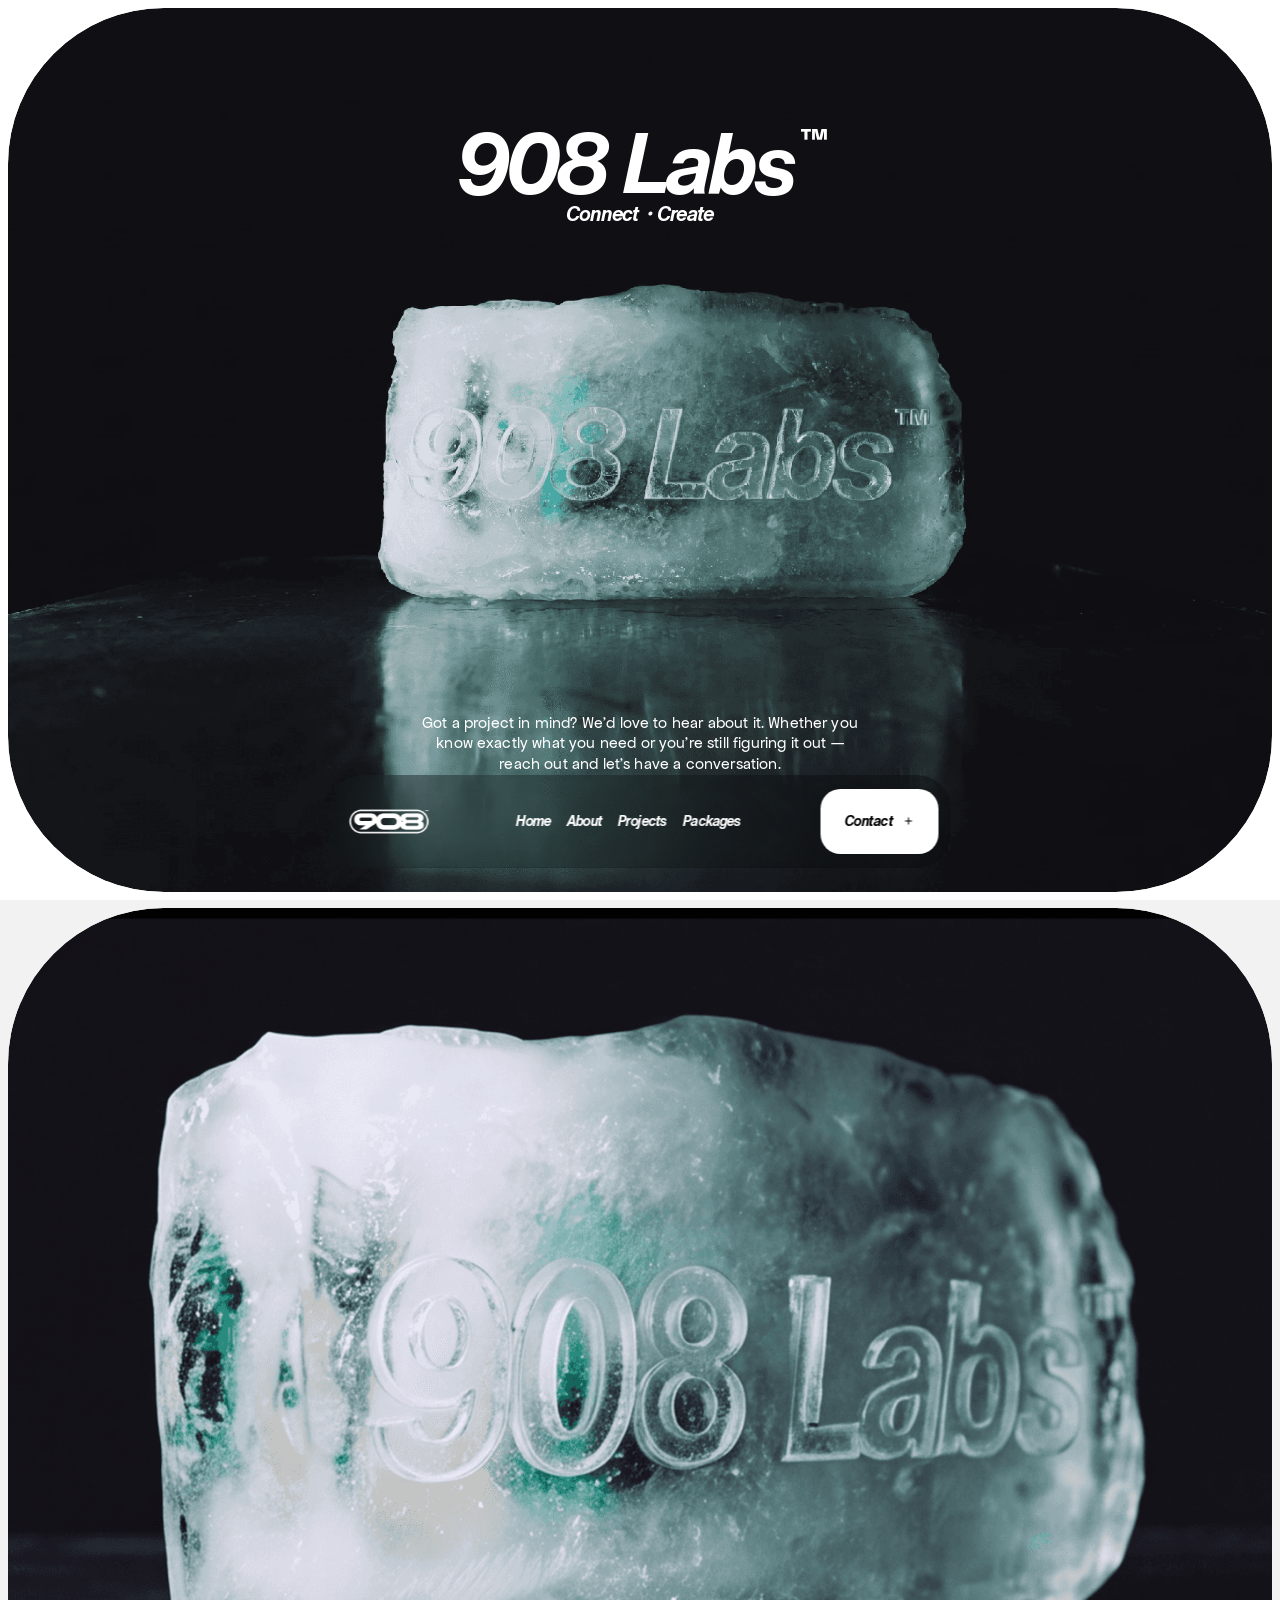
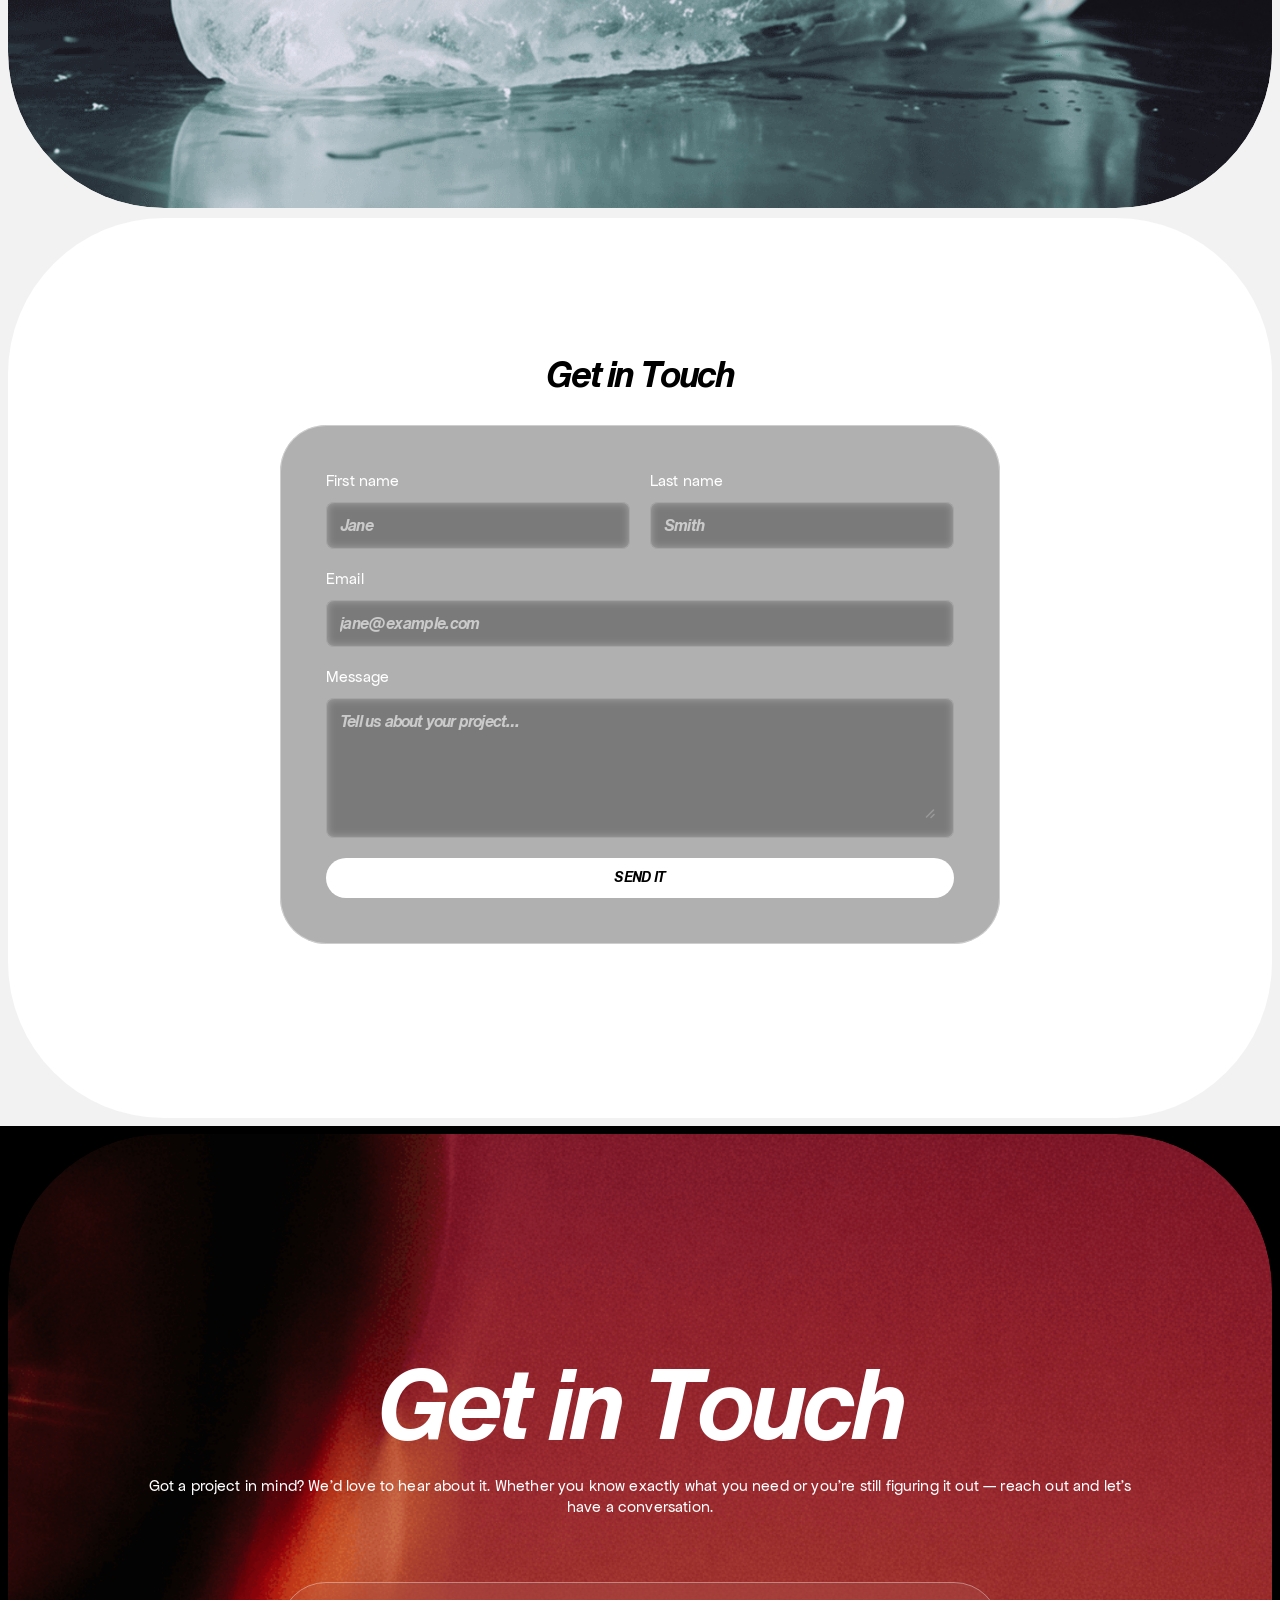
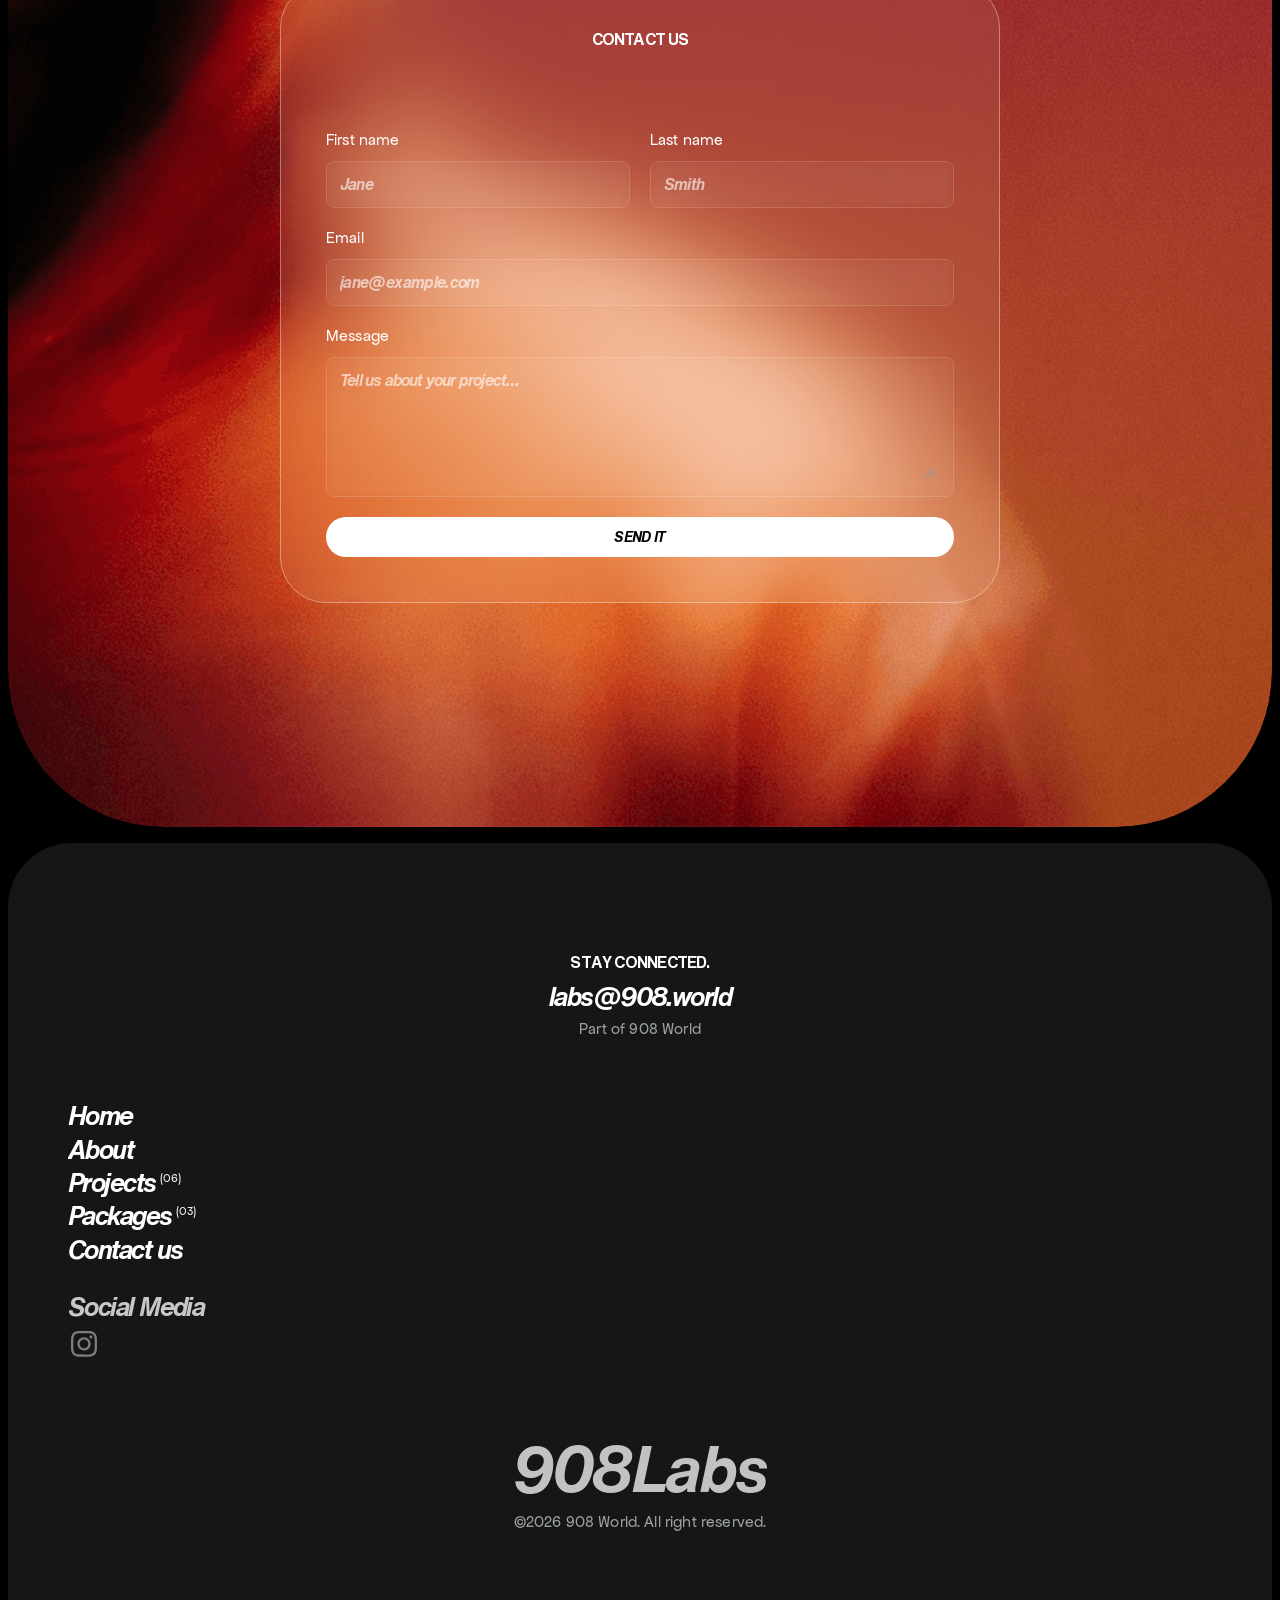
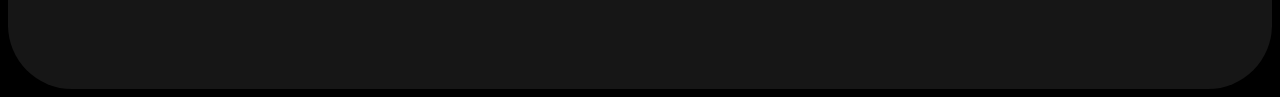
<file: contact-us.html>
<!doctype html>
<html lang="en">
<head>
	<meta charset="utf-8">
	<meta name="viewport" content="width=device-width">
	<title>908 Labs™ | Design &amp; Development Studio</title>
    <meta name="description" content="908 Labs is a London-based design and development studio building websites, brand systems, and digital platforms for music, film, fashion, and events brands. Part of 908 World.">
    <link href="/assets/img/4qBslxFFQMsQTsCELNN4s0qQw.png" rel="icon" media="(prefers-color-scheme: light)">
    <link href="/assets/img/K0LWANqoiIkGkUovoNLPH6iWL18.png" rel="icon" media="(prefers-color-scheme: dark)">
    <link rel="apple-touch-icon" href="/assets/img/tw0n4bMhMOSQbUp4PCfcui28AsQ.png">
    <!-- Open Graph -->
    <meta property="og:type" content="website">
    <meta property="og:title" content="908 Labs™ | Design &amp; Development Studio">
    <meta property="og:description" content="908 Labs is a London-based design and development studio building websites, brand systems, and digital platforms for music, film, fashion, and events brands. Part of 908 World.">
    <meta property="og:image" content="https://labs.908.world/assets/img/zk5uAN1QzjeBDX5slHbeTVSAbw.png">
    <!-- X -->
    <meta name="twitter:card" content="summary_large_image">
    <meta name="twitter:title" content="908 Labs™ | Design &amp; Development Studio">
    <meta name="twitter:description" content="908 Labs is a London-based design and development studio building websites, brand systems, and digital platforms for music, film, fashion, and events brands. Part of 908 World.">
    <meta name="twitter:image" content="https://labs.908.world/assets/img/zk5uAN1QzjeBDX5slHbeTVSAbw.png">
	
	
	
	<meta property="og:url" content="https://labs.908.world/contact-us">
    
    
	
	
	<meta name="robots" content="max-image-preview:large">
    <link rel="stylesheet" href="/css/framer-05582274db.css">
    <link rel="stylesheet" href="/css/framer-8372625ca2.css">
    <link rel="stylesheet" href="/css/framer-73c60a4cc2.css">
    <link rel="stylesheet" href="/css/forms.css">
    <link rel="stylesheet" href="/css/site.css">
    <script src="/js/lenis.min.js" defer></script>
    <script src="/js/site.js" defer></script>
</head>
<body>
	
	
    
    
	
	<div id="main" data-framer-generated-page><link rel="stylesheet" href="/css/framer-3ef50acdf2.css"><div class="framer-U6x1b framer-lkefcw" data-layout-template="true" style="min-height:100vh;width:auto"><link rel="stylesheet" href="/css/framer-f173b4791c.css"><div data-framer-root class="framer-rf2S1 framer-J845l framer-1uy1p0b" style="min-height:100vh;width:auto;display:contents"><div class="framer-7fjl5u-container"><div class="ssr-variant hidden-rmdrgc hidden-1y1ccnp"><section class="framer-SZunD framer-LWjwO framer-J845l framer-15u0m3i framer-v-1t9c97s" data-framer-name="Desktop-light" style="background-color:var(--token-b9a38ae6-6808-421e-8c6e-e2c5bc817a9d, rgb(255, 255, 255));height:100%;max-height:100%;max-width:100%;width:100%"><div class="framer-ufxx0n" data-framer-name="Container" style="border-bottom-left-radius:156px;border-bottom-right-radius:156px;border-top-left-radius:156px;border-top-right-radius:156px"><div style="position:absolute;border-radius:inherit;corner-shape:inherit;top:0;right:0;bottom:0;left:0" data-framer-background-image-wrapper="true"><img decoding="async" width="2663" height="1536" sizes="(min-width: 1440px) calc(min(100vw, 1920px) - 16px), (min-width: 810px) and (max-width: 1439.98px) calc(min(100vw, 1920px) - 16px)" srcset="/assets/img/fquNLVdQRIUOEPeCl0MMZ4-512.png 512w,/assets/img/fquNLVdQRIUOEPeCl0MMZ4-1024.png 1024w,/assets/img/fquNLVdQRIUOEPeCl0MMZ4-2048.png 2048w,/assets/img/fquNLVdQRIUOEPeCl0MMZ4.png 2663w" src="/assets/img/fquNLVdQRIUOEPeCl0MMZ4.png" alt="contact us" style="display:block;width:100%;height:100%;border-radius:inherit;corner-shape:inherit;object-position:center;object-fit:cover"></div><div class="framer-1xz8szg" data-framer-name="Text"><div class="framer-yrjw1s" data-framer-name="stack"><div class="framer-1g3pbr0" data-framer-name="Title Lockup"><div class="framer-yy7ywp" data-framer-component-type="RichTextContainer" style="--extracted-gdpscs:var(--token-b9a38ae6-6808-421e-8c6e-e2c5bc817a9d, rgb(255, 255, 255));--framer-link-text-color:rgb(0, 153, 255);--framer-link-text-decoration:underline;transform:none"><h1 dir="auto" class="framer-text" style="--font-selector:Q1VTVE9NVjI7SGVsdmV0aWNhIE5vdyBUZXh0ICBCb2xkIEl0YWxpYw==;--framer-font-family:&quot;Helvetica Now Text  Bold Italic&quot;, &quot;Helvetica Now Text  Bold Italic Placeholder&quot;, sans-serif;--framer-font-open-type-features:'blwf' on, 'cv09' on, 'cv03' on, 'cv04' on, 'cv11' on;--framer-font-size:98px;--framer-font-style:italic;--framer-font-weight:700;--framer-letter-spacing:-0.06em;--framer-line-height:0.9em;--framer-text-alignment:left;--framer-text-color:var(--extracted-gdpscs, var(--token-b9a38ae6-6808-421e-8c6e-e2c5bc817a9d, rgb(255, 255, 255)));--framer-text-transform:inherit" data-fx="chars">908 Labs</h1></div><div class="framer-r65303" data-framer-component-type="RichTextContainer" style="--extracted-gdpscs:var(--token-b9a38ae6-6808-421e-8c6e-e2c5bc817a9d, rgb(255, 255, 255));--framer-link-text-color:rgb(0, 153, 255);--framer-link-text-decoration:underline;transform:none"><h1 dir="auto" class="framer-text" style="--font-selector:Q1VTVE9NVjI7SGVsdmV0aWNhIE5vdyBUZXh0ICBCb2xkIEl0YWxpYw==;--framer-font-family:&quot;Helvetica Now Text  Bold Italic&quot;, &quot;Helvetica Now Text  Bold Italic Placeholder&quot;, sans-serif;--framer-font-open-type-features:'blwf' on, 'cv09' on, 'cv03' on, 'cv04' on, 'cv11' on;--framer-font-size:32px;--framer-font-style:italic;--framer-font-weight:700;--framer-letter-spacing:-0.06em;--framer-line-height:1em;--framer-text-color:var(--extracted-gdpscs, var(--token-b9a38ae6-6808-421e-8c6e-e2c5bc817a9d, rgb(255, 255, 255)));--framer-text-transform:inherit" data-fx="chars">™</h1></div></div><div class="framer-14taep6" data-framer-component-type="RichTextContainer" style="--extracted-1lwpl3i:var(--token-b9a38ae6-6808-421e-8c6e-e2c5bc817a9d, rgb(255, 255, 255));--framer-link-text-color:rgb(0, 153, 255);--framer-link-text-decoration:underline;transform:none"><h5 class="framer-text framer-styles-preset-g92w1w" data-styles-preset="V6_H8eRx1" dir="auto" style="--framer-text-alignment:start;--framer-text-color:var(--extracted-1lwpl3i, var(--token-b9a38ae6-6808-421e-8c6e-e2c5bc817a9d, rgb(255, 255, 255)))" data-fx="chars" data-fx-unset="0">Connect・Create</h5></div></div><div class="framer-1nshnt0" data-framer-name="About Maverick"><div class="framer-12dmf8y" data-framer-component-type="RichTextContainer" style="--extracted-r6o4lv:var(--token-b9a38ae6-6808-421e-8c6e-e2c5bc817a9d, rgb(255, 255, 255));--framer-link-text-color:rgb(0, 153, 255);--framer-link-text-decoration:underline;transform:none"><p class="framer-text framer-styles-preset-d8lgz7" data-styles-preset="R1K60oWJQ" dir="auto" style="--framer-text-alignment:start;--framer-text-color:var(--extracted-r6o4lv, var(--token-b9a38ae6-6808-421e-8c6e-e2c5bc817a9d, rgb(255, 255, 255)))">Got a project in mind? We'd love to hear about it. Whether you know exactly what you need or you're still figuring it out — reach out and let's have a conversation.</p></div></div></div><div class="framer-1xjpnxp-container"><div data-us-dpi="1" data-us-scale="1" data-us-fps="60" style="width:100%;height:100%"></div></div></div></section></div><div class="ssr-variant hidden-1uy1p0b hidden-1y1ccnp"><section class="framer-SZunD framer-LWjwO framer-J845l framer-15u0m3i framer-v-uks2qu" data-framer-name="Tablet-Light" style="background-color:var(--token-b9a38ae6-6808-421e-8c6e-e2c5bc817a9d, rgb(255, 255, 255));height:100%;max-height:100%;max-width:100%;width:100%"><div class="framer-ufxx0n" data-framer-name="Container" style="border-bottom-left-radius:156px;border-bottom-right-radius:156px;border-top-left-radius:156px;border-top-right-radius:156px"><div style="position:absolute;border-radius:inherit;corner-shape:inherit;top:0;right:0;bottom:0;left:0" data-framer-background-image-wrapper="true"><img decoding="async" width="2663" height="1536" sizes="(min-width: 1440px) calc(min(100vw, 1920px) - 16px), (min-width: 810px) and (max-width: 1439.98px) calc(min(100vw, 1920px) - 16px)" srcset="/assets/img/fquNLVdQRIUOEPeCl0MMZ4-512.png 512w,/assets/img/fquNLVdQRIUOEPeCl0MMZ4-1024.png 1024w,/assets/img/fquNLVdQRIUOEPeCl0MMZ4-2048.png 2048w,/assets/img/fquNLVdQRIUOEPeCl0MMZ4.png 2663w" src="/assets/img/fquNLVdQRIUOEPeCl0MMZ4.png" alt="contact us" style="display:block;width:100%;height:100%;border-radius:inherit;corner-shape:inherit;object-position:center;object-fit:cover"></div><div class="framer-1xz8szg" data-framer-name="Text"><div class="framer-yrjw1s" data-framer-name="stack"><div class="framer-1g3pbr0" data-framer-name="Title Lockup"><div class="framer-yy7ywp" data-framer-component-type="RichTextContainer" style="--extracted-gdpscs:var(--token-b9a38ae6-6808-421e-8c6e-e2c5bc817a9d, rgb(255, 255, 255));--framer-link-text-color:rgb(0, 153, 255);--framer-link-text-decoration:underline;transform:none"><h1 dir="auto" class="framer-text" style="--font-selector:Q1VTVE9NVjI7SGVsdmV0aWNhIE5vdyBUZXh0ICBCb2xkIEl0YWxpYw==;--framer-font-family:&quot;Helvetica Now Text  Bold Italic&quot;, &quot;Helvetica Now Text  Bold Italic Placeholder&quot;, sans-serif;--framer-font-open-type-features:'blwf' on, 'cv09' on, 'cv03' on, 'cv04' on, 'cv11' on;--framer-font-size:84px;--framer-font-style:italic;--framer-font-weight:700;--framer-letter-spacing:-0.06em;--framer-line-height:0.9em;--framer-text-alignment:center;--framer-text-color:var(--extracted-gdpscs, var(--token-b9a38ae6-6808-421e-8c6e-e2c5bc817a9d, rgb(255, 255, 255)));--framer-text-transform:inherit" data-fx="chars">908 Labs</h1></div><div class="framer-r65303" data-framer-component-type="RichTextContainer" style="--extracted-gdpscs:var(--token-b9a38ae6-6808-421e-8c6e-e2c5bc817a9d, rgb(255, 255, 255));--framer-link-text-color:rgb(0, 153, 255);--framer-link-text-decoration:underline;transform:none"><h1 dir="auto" class="framer-text" style="--font-selector:Q1VTVE9NVjI7SGVsdmV0aWNhIE5vdyBUZXh0ICBCb2xkIEl0YWxpYw==;--framer-font-family:&quot;Helvetica Now Text  Bold Italic&quot;, &quot;Helvetica Now Text  Bold Italic Placeholder&quot;, sans-serif;--framer-font-open-type-features:'blwf' on, 'cv09' on, 'cv03' on, 'cv04' on, 'cv11' on;--framer-font-size:28px;--framer-font-style:italic;--framer-font-weight:700;--framer-letter-spacing:-0.06em;--framer-line-height:1em;--framer-text-alignment:center;--framer-text-color:var(--extracted-gdpscs, var(--token-b9a38ae6-6808-421e-8c6e-e2c5bc817a9d, rgb(255, 255, 255)));--framer-text-transform:inherit" data-fx="chars">™</h1></div></div><div class="framer-14taep6" data-framer-component-type="RichTextContainer" style="--extracted-1lwpl3i:rgb(255, 255, 255);--framer-link-text-color:rgb(0, 153, 255);--framer-link-text-decoration:underline;transform:none"><h5 class="framer-text framer-styles-preset-g92w1w" data-styles-preset="V6_H8eRx1" dir="auto" style="--framer-text-alignment:center;--framer-text-color:var(--extracted-1lwpl3i, rgb(255, 255, 255))" data-fx="chars" data-fx-unset="0">Connect・Create</h5></div></div><div class="framer-1nshnt0" data-framer-name="About Maverick"><div class="framer-12dmf8y" data-framer-component-type="RichTextContainer" style="--extracted-r6o4lv:var(--token-b9a38ae6-6808-421e-8c6e-e2c5bc817a9d, rgb(255, 255, 255));--framer-link-text-color:rgb(0, 153, 255);--framer-link-text-decoration:underline;transform:none"><p class="framer-text framer-styles-preset-d8lgz7" data-styles-preset="R1K60oWJQ" dir="auto" style="--framer-text-alignment:center;--framer-text-color:var(--extracted-r6o4lv, var(--token-b9a38ae6-6808-421e-8c6e-e2c5bc817a9d, rgb(255, 255, 255)))">Got a project in mind? We'd love to hear about it. Whether you know exactly what you need or you're still figuring it out — reach out and let's have a conversation.</p></div></div></div><div class="framer-1xjpnxp-container"><div data-us-dpi="1" data-us-scale="1" data-us-fps="60" style="width:100%;height:100%"></div></div></div></section></div><div class="ssr-variant hidden-rmdrgc hidden-1uy1p0b"><section class="framer-SZunD framer-LWjwO framer-J845l framer-15u0m3i framer-v-1gtykls" data-framer-name="Phone-light" style="background-color:var(--token-b9a38ae6-6808-421e-8c6e-e2c5bc817a9d, rgb(255, 255, 255));height:100%;max-height:100%;max-width:100%;width:100%"><div class="framer-ufxx0n" data-framer-name="Container" style="border-bottom-left-radius:106px;border-bottom-right-radius:106px;border-top-left-radius:106px;border-top-right-radius:106px"><div style="position:absolute;border-radius:inherit;corner-shape:inherit;top:0;right:0;bottom:0;left:0" data-framer-background-image-wrapper="true"><img decoding="async" width="1792" height="2400" sizes="(max-width: 809.98px) calc(min(100vw, 1920px) - 16px)" srcset="/assets/img/Kq1eXTDPWOIFnhV9fHUhncH0mjw-1024.png 764w,/assets/img/Kq1eXTDPWOIFnhV9fHUhncH0mjw-2048.png 1529w,/assets/img/Kq1eXTDPWOIFnhV9fHUhncH0mjw.png 1792w" src="/assets/img/Kq1eXTDPWOIFnhV9fHUhncH0mjw.png" alt="contact us" style="display:block;width:100%;height:100%;border-radius:inherit;corner-shape:inherit;object-position:center;object-fit:cover"></div><div class="framer-1xz8szg" data-framer-name="Text"><div class="framer-yrjw1s" data-framer-name="stack"><div class="framer-1g3pbr0" data-framer-name="Title Lockup"><div class="framer-yy7ywp" data-framer-component-type="RichTextContainer" style="--extracted-gdpscs:var(--token-b9a38ae6-6808-421e-8c6e-e2c5bc817a9d, rgb(255, 255, 255));--framer-link-text-color:rgb(0, 153, 255);--framer-link-text-decoration:underline;transform:none"><h1 dir="auto" class="framer-text" style="--font-selector:Q1VTVE9NVjI7SGVsdmV0aWNhIE5vdyBUZXh0ICBCb2xkIEl0YWxpYw==;--framer-font-family:&quot;Helvetica Now Text  Bold Italic&quot;, &quot;Helvetica Now Text  Bold Italic Placeholder&quot;, sans-serif;--framer-font-open-type-features:'blwf' on, 'cv09' on, 'cv03' on, 'cv04' on, 'cv11' on;--framer-font-size:50px;--framer-font-style:italic;--framer-font-weight:700;--framer-letter-spacing:-0.06em;--framer-line-height:0.9em;--framer-text-alignment:center;--framer-text-color:var(--extracted-gdpscs, var(--token-b9a38ae6-6808-421e-8c6e-e2c5bc817a9d, rgb(255, 255, 255)));--framer-text-transform:inherit" data-fx="chars">908 Labs</h1></div><div class="framer-r65303" data-framer-component-type="RichTextContainer" style="--extracted-gdpscs:var(--token-b9a38ae6-6808-421e-8c6e-e2c5bc817a9d, rgb(255, 255, 255));--framer-link-text-color:rgb(0, 153, 255);--framer-link-text-decoration:underline;transform:none"><h1 dir="auto" class="framer-text" style="--font-selector:Q1VTVE9NVjI7SGVsdmV0aWNhIE5vdyBUZXh0ICBCb2xkIEl0YWxpYw==;--framer-font-family:&quot;Helvetica Now Text  Bold Italic&quot;, &quot;Helvetica Now Text  Bold Italic Placeholder&quot;, sans-serif;--framer-font-open-type-features:'blwf' on, 'cv09' on, 'cv03' on, 'cv04' on, 'cv11' on;--framer-font-size:18px;--framer-font-style:italic;--framer-font-weight:700;--framer-letter-spacing:-0.06em;--framer-line-height:1em;--framer-text-alignment:center;--framer-text-color:var(--extracted-gdpscs, var(--token-b9a38ae6-6808-421e-8c6e-e2c5bc817a9d, rgb(255, 255, 255)));--framer-text-transform:inherit" data-fx="chars">™</h1></div></div><div class="framer-14taep6" data-framer-component-type="RichTextContainer" style="--extracted-1lwpl3i:var(--token-b9a38ae6-6808-421e-8c6e-e2c5bc817a9d, rgb(255, 255, 255));--framer-link-text-color:rgb(0, 153, 255);--framer-link-text-decoration:underline;transform:none"><h5 class="framer-text framer-styles-preset-g92w1w" data-styles-preset="V6_H8eRx1" dir="auto" style="--framer-text-alignment:center;--framer-text-color:var(--extracted-1lwpl3i, var(--token-b9a38ae6-6808-421e-8c6e-e2c5bc817a9d, rgb(255, 255, 255)))" data-fx="chars" data-fx-unset="0">Connect・Create</h5></div></div><div class="framer-1nshnt0" data-framer-name="About Maverick"><div class="framer-12dmf8y" data-framer-component-type="RichTextContainer" style="--extracted-r6o4lv:var(--token-b9a38ae6-6808-421e-8c6e-e2c5bc817a9d, rgb(255, 255, 255));--framer-link-text-color:rgb(0, 153, 255);--framer-link-text-decoration:underline;transform:none"><p class="framer-text framer-styles-preset-d8lgz7" data-styles-preset="R1K60oWJQ" dir="auto" style="--framer-text-alignment:center;--framer-text-color:var(--extracted-r6o4lv, var(--token-b9a38ae6-6808-421e-8c6e-e2c5bc817a9d, rgb(255, 255, 255)))">Got a project in mind? We'd love to hear about it. Whether you know exactly what you need or you're still figuring it out — reach out and let's have a conversation.</p></div></div></div><div class="framer-1xjpnxp-container"><div data-us-dpi="1" data-us-scale="1" data-us-fps="60" style="width:100%;height:100%"></div></div></div></section></div></div><section class="framer-1qf0adh" data-framer-name="Get in touch" id="contact-us"><div class="ssr-variant hidden-1y1ccnp"><header as="header" class="framer-1aykhyr" data-framer-name="Image"><div style="position:absolute;border-radius:inherit;corner-shape:inherit;top:0;right:0;bottom:0;left:0" data-framer-background-image-wrapper="true"><img decoding="async" loading="lazy" width="1834" height="1024" sizes="(min-width: 1440px) max((min(100vw, 1920px) - 26px) / 2, 1px), (min-width: 810px) and (max-width: 1439.98px) calc(min(100vw, 1920px) - 16px)" srcset="/assets/img/wzF7CKzyoNmL5YCpU42dTYMc-512.png 512w,/assets/img/wzF7CKzyoNmL5YCpU42dTYMc-1024.png 1024w,/assets/img/wzF7CKzyoNmL5YCpU42dTYMc.png 1834w" src="/assets/img/wzF7CKzyoNmL5YCpU42dTYMc.png" alt="get in touch" style="display:block;width:100%;height:100%;border-radius:inherit;corner-shape:inherit;object-position:center;object-fit:cover"></div></header></div><div class="ssr-variant hidden-rmdrgc hidden-1uy1p0b"><header as="header" class="framer-1aykhyr" data-framer-name="Image"><div style="position:absolute;border-radius:inherit;corner-shape:inherit;top:0;right:0;bottom:0;left:0" data-framer-background-image-wrapper="true"><img decoding="async" loading="lazy" width="1834" height="1024" sizes="(max-width: 809.98px) calc(min(100vw, 1920px) - 16px)" srcset="/assets/img/01mBN1vlte6CDuflkuzfTIOmRTM-512.png 512w,/assets/img/01mBN1vlte6CDuflkuzfTIOmRTM-1024.png 1024w,/assets/img/01mBN1vlte6CDuflkuzfTIOmRTM.png 1834w" src="/assets/img/01mBN1vlte6CDuflkuzfTIOmRTM.png" alt="get in touch" style="display:block;width:100%;height:100%;border-radius:inherit;corner-shape:inherit;object-position:center;object-fit:cover"></div></header></div><header class="framer-laqmla" data-framer-name="Contact details"><div class="framer-1ppkiwf hidden-1y1ccnp" data-framer-component-type="RichTextContainer" style="transform:none"><h3 dir="auto" style="--font-selector:Q1VTVE9NVjI7SGVsdmV0aWNhIE5vdyBUZXh0ICBCb2xkIEl0YWxpYw==;--framer-font-family:&quot;Helvetica Now Text  Bold Italic&quot;, &quot;Helvetica Now Text  Bold Italic Placeholder&quot;, sans-serif;--framer-font-open-type-features:'blwf' on, 'cv09' on, 'cv03' on, 'cv04' on, 'cv11' on;--framer-font-size:36px;--framer-font-style:italic;--framer-font-weight:700;--framer-letter-spacing:-0.06em;--framer-line-height:0.9em;--framer-text-alignment:center;--framer-text-color:var(--token-02c02d96-f46f-46e7-b35e-1c0a8ad8ac4a, rgb(0, 0, 0));--framer-text-transform:inherit" class="framer-text" data-fx="chars">Get in Touch</h3></div><div class="framer-tidj3h hidden-1y1ccnp" data-framer-name="Address, Phone, Email"><div class="framer-7m7vr8" data-border="true"><form class="framer-1tucjcn" data-form="Contact page"><div class="framer-a2uqrs"><div class="framer-1vfsgmy" data-framer-name="First Name"><div class="framer-19rbxm" data-framer-component-type="RichTextContainer" style="transform:none"><p class="framer-text framer-styles-preset-d8lgz7" data-styles-preset="R1K60oWJQ" dir="auto" style="--framer-text-color:var(--token-b9a38ae6-6808-421e-8c6e-e2c5bc817a9d, rgb(255, 255, 255))">First name</p></div><div class="framer-form-text-input framer-form-input-wrapper framer-16j9dog framer-form-text-input-type"><input class="framer-form-input framer-form-input-empty" name="First name" placeholder="Jane" required="" type="text" value=""/></div></div><div class="framer-nzo6n8" data-framer-name="Last Name"><div class="framer-1hbkbmq" data-framer-component-type="RichTextContainer" style="transform:none"><p class="framer-text framer-styles-preset-d8lgz7" data-styles-preset="R1K60oWJQ" dir="auto" style="--framer-text-color:var(--token-b9a38ae6-6808-421e-8c6e-e2c5bc817a9d, rgb(255, 255, 255))">Last name</p></div><div class="framer-form-text-input framer-form-input-wrapper framer-13a3fw6 framer-form-text-input-type"><input class="framer-form-input framer-form-input-empty" name="Last name" placeholder="Smith" required="" type="text" value=""/></div></div></div><div class="framer-4se3wi" data-framer-name="Email"><div class="framer-1ul9yue"><div class="framer-1v1eztr" data-framer-component-type="RichTextContainer" style="transform:none"><p class="framer-text framer-styles-preset-d8lgz7" data-styles-preset="R1K60oWJQ" dir="auto" style="--framer-text-color:var(--token-b9a38ae6-6808-421e-8c6e-e2c5bc817a9d, rgb(255, 255, 255))">Email</p></div><div class="framer-form-text-input framer-form-input-wrapper framer-gwnd99"><input class="framer-form-input framer-form-input-empty" name="Email" placeholder="jane@example.com" required="" type="email" value=""/></div></div><div class="framer-e3doin" data-message-block=""><div class="framer-1s3dkkb" data-framer-component-type="RichTextContainer" style="transform:none"><p class="framer-text framer-styles-preset-d8lgz7" data-styles-preset="R1K60oWJQ" dir="auto" style="--framer-text-color:var(--token-b9a38ae6-6808-421e-8c6e-e2c5bc817a9d, rgb(255, 255, 255))">Message</p></div><div class="framer-form-text-input framer-form-input-wrapper framer-cbdk45 form-message"><textarea class="framer-form-input framer-form-input-empty" name="Message" placeholder="Tell us about your project…" required="" rows="4"></textarea></div></div></div><div class="ssr-variant"><div class="framer-18xgj2i-container"><button class="framer-cv8oS framer-1juyh6d framer-v-1juyh6d" data-framer-name="Form Button" data-reset="button" style="background-color:var(--token-0760290c-0963-4afd-8b72-f7c94940d48f, rgb(255, 255, 255));height:100%;width:100%;border-bottom-left-radius:20px;border-bottom-right-radius:20px;border-top-left-radius:20px;border-top-right-radius:20px;opacity:1"><div class="framer-13na5k5" data-framer-component-type="RichTextContainer" style="--framer-link-text-color:rgb(0, 153, 255);--framer-link-text-decoration:underline;opacity:1;transform:none"><p class="framer-text" dir="auto" style='--font-selector:Q1VTVE9NVjI7SGVsdmV0aWNhIE5vdyBUZXh0ICBCb2xkIEl0YWxpYw==;--framer-font-family:"Helvetica Now Text  Bold Italic", "Helvetica Now Text  Bold Italic Placeholder", sans-serif;--framer-font-size:14px;--framer-font-style:italic;--framer-font-weight:700;--framer-letter-spacing:-0.05em;--framer-line-height:1.3em;--framer-text-alignment:left;--framer-text-transform:capitalize'>SEND IT</p></div></button></div></div><input aria-hidden="true" autocomplete="one-time-code" data-1p-ignore="true" data-bwignore="true" data-form-type="other" data-lpignore="true" name="website" style="position:absolute;transform:scale(0)" tabindex="-1" type="text" value=""/><input aria-hidden="true" autocomplete="one-time-code" data-1p-ignore="true" data-bwignore="true" data-form-type="other" data-lpignore="true" name="company" style="position:absolute;transform:scale(0)" tabindex="-1" type="text" value=""/><input aria-hidden="true" autocomplete="one-time-code" data-1p-ignore="true" data-bwignore="true" data-form-type="other" data-lpignore="true" name="message" style="position:absolute;transform:scale(0)" tabindex="-1" type="text" value=""/><input aria-hidden="true" autocomplete="one-time-code" data-1p-ignore="true" data-bwignore="true" data-form-type="other" data-lpignore="true" name="subject" style="position:absolute;transform:scale(0)" tabindex="-1" type="text" value=""/><input aria-hidden="true" autocomplete="one-time-code" data-1p-ignore="true" data-bwignore="true" data-form-type="other" data-lpignore="true" name="title" style="position:absolute;transform:scale(0)" tabindex="-1" type="text" value=""/><input aria-hidden="true" autocomplete="one-time-code" data-1p-ignore="true" data-bwignore="true" data-form-type="other" data-lpignore="true" name="description" style="position:absolute;transform:scale(0)" tabindex="-1" type="text" value=""/><input aria-hidden="true" autocomplete="one-time-code" data-1p-ignore="true" data-bwignore="true" data-form-type="other" data-lpignore="true" name="feedback" style="position:absolute;transform:scale(0)" tabindex="-1" type="text" value=""/><input aria-hidden="true" autocomplete="one-time-code" data-1p-ignore="true" data-bwignore="true" data-form-type="other" data-lpignore="true" name="notes" style="position:absolute;transform:scale(0)" tabindex="-1" type="text" value=""/><input aria-hidden="true" autocomplete="one-time-code" data-1p-ignore="true" data-bwignore="true" data-form-type="other" data-lpignore="true" name="details" style="position:absolute;transform:scale(0)" tabindex="-1" type="text" value=""/><input aria-hidden="true" autocomplete="one-time-code" data-1p-ignore="true" data-bwignore="true" data-form-type="other" data-lpignore="true" name="remarks" style="position:absolute;transform:scale(0)" tabindex="-1" type="text" value=""/><input aria-hidden="true" autocomplete="one-time-code" data-1p-ignore="true" data-bwignore="true" data-form-type="other" data-lpignore="true" name="comments" style="position:absolute;transform:scale(0)" tabindex="-1" type="text" value=""/></form></div></div><section class="framer-1bl56tp hidden-1uy1p0b hidden-rmdrgc" data-framer-name="Package Guidance"><div class="framer-1hikhwn" data-framer-name="Guidance Content"><div class="framer-57gwsf" data-framer-name="Title" data-framer-component-type="RichTextContainer" style="transform:none"><h2 dir="auto" style="--font-selector:Q1VTVE9NVjI7SGVsdmV0aWNhIE5vdyBUZXh0ICBCb2xkIEl0YWxpYw==;--framer-font-family:&quot;Helvetica Now Text  Bold Italic&quot;, &quot;Helvetica Now Text  Bold Italic Placeholder&quot;, sans-serif;--framer-font-size:42px;--framer-font-style:italic;--framer-font-weight:700;--framer-letter-spacing:-0.06em;--framer-line-height:1em;--framer-text-alignment:center" class="framer-text">Get in Touch</h2></div><div class="framer-16o2is0" data-framer-name="Body" data-framer-component-type="RichTextContainer" style="transform:none"><p dir="auto" style="--framer-letter-spacing:-0.01em;--framer-line-height:1.45em;--framer-text-alignment:center;--framer-text-color:rgb(82, 82, 82)" class="framer-text">Every project starts with a conversation.</p></div><div class="ssr-variant"><div class="framer-15btq5d-container"><a class="framer-DHpVm framer-mmrlrr framer-v-135v0de framer-1eyjkso" data-framer-name="Variant 3" data-highlight="true" href="/packages#contact" tabindex="0" style="backdrop-filter:blur(32px);background-color:rgb(0, 0, 0);-webkit-backdrop-filter:blur(32px);border-bottom-left-radius:20px;border-bottom-right-radius:20px;border-top-left-radius:20px;border-top-right-radius:20px"><div class="framer-1iaov7i" data-framer-component-type="RichTextContainer" style="--extracted-r6o4lv:rgb(255, 255, 255);--framer-link-text-color:rgb(0, 153, 255);--framer-link-text-decoration:underline;--framer-paragraph-spacing:0px;transform:none"><p dir="auto" class="framer-text" style="--font-selector:Q1VTVE9NVjI7SGVsdmV0aWNhIE5vdyBUZXh0ICBCb2xkIEl0YWxpYw==;--framer-font-family:&quot;Helvetica Now Text  Bold Italic&quot;, &quot;Helvetica Now Text  Bold Italic Placeholder&quot;, sans-serif;--framer-font-size:14px;--framer-font-style:italic;--framer-font-weight:700;--framer-letter-spacing:-0.04em;--framer-text-alignment:center;--framer-text-color:var(--extracted-r6o4lv, rgb(255, 255, 255));--framer-text-transform:capitalize">Reach out</p></div><div class="framer-p8oi1e"><div class="framer-1u9vmth-container" style="transform:none"><div style="display:contents"><svg xmlns="http://www.w3.org/2000/svg" focusable="false" viewBox="0 0 24 24" color="rgb(255, 255, 255)" aria-hidden="true" style="user-select:none;width:100%;height:100%;display:inline-block;fill:rgb(255, 255, 255);flex-shrink:0"><path d="M19 13h-6v6h-2v-6H5v-2h6V5h2v6h6v2z"></path></svg></div></div></div></a></div></div></div></section></header></section><div class="framer-1gi9r1s-container"><div></div></div></div><div id="overlay"></div><div class="framer-1ufhn9g"></div><div class="framer-1us5k9m-container"><div class="ssr-variant hidden-uqfy8r hidden-1gloaxa"><div class="framer-wFufN framer-J845l framer-2rohoy framer-v-2rohoy" data-framer-name="Desktop" style="background-color:rgb(0, 0, 0);max-width:100%;width:100%"><header as="header" class="framer-n85nk4" data-framer-name="Header" style="border-bottom-left-radius:156px;border-bottom-right-radius:156px;border-top-left-radius:156px;border-top-right-radius:156px"><div style="position:absolute;border-radius:inherit;corner-shape:inherit;top:0;right:0;bottom:0;left:0" data-framer-background-image-wrapper="true"><img decoding="async" width="1661" height="937" sizes="(min-width: 1440px) calc(min(100vw, 1920px) - 16px), (max-width: 809.98px) calc(min(100vw, 1920px) - 16px), (min-width: 810px) and (max-width: 1439.98px) calc(min(100vw, 1920px) - 16px)" srcset="/assets/img/RUPb3Biyo6LiuBCnmhq4s7ix4c-512.png 512w,/assets/img/RUPb3Biyo6LiuBCnmhq4s7ix4c-1024.png 1024w,/assets/img/RUPb3Biyo6LiuBCnmhq4s7ix4c.png 1661w" src="/assets/img/RUPb3Biyo6LiuBCnmhq4s7ix4c.png" alt="Contact us" style="display:block;width:100%;height:100%;border-radius:inherit;corner-shape:inherit;object-position:center;object-fit:cover"></div><div class="framer-inei9g"><div class="framer-1vpy0fq" data-framer-component-type="RichTextContainer" style="--extracted-gdpscs:var(--token-b9a38ae6-6808-421e-8c6e-e2c5bc817a9d, rgb(255, 255, 255));--framer-link-text-color:rgb(0, 153, 255);--framer-link-text-decoration:underline;transform:none"><h1 dir="auto" class="framer-text" style="--font-selector:Q1VTVE9NVjI7SGVsdmV0aWNhIE5vdyBUZXh0ICBCb2xkIEl0YWxpYw==;--framer-font-family:&quot;Helvetica Now Text  Bold Italic&quot;, &quot;Helvetica Now Text  Bold Italic Placeholder&quot;, sans-serif;--framer-font-open-type-features:'blwf' on, 'cv09' on, 'cv03' on, 'cv04' on, 'cv11' on;--framer-font-size:98px;--framer-font-style:italic;--framer-font-weight:700;--framer-letter-spacing:-0.05em;--framer-line-height:0.9em;--framer-text-color:var(--extracted-gdpscs, var(--token-b9a38ae6-6808-421e-8c6e-e2c5bc817a9d, rgb(255, 255, 255)))" data-fx="chars">Get in Touch</h1></div><div class="framer-gw7ayr" data-framer-component-type="RichTextContainer" style="--extracted-r6o4lv:var(--token-17dd74c0-48e7-4cc6-8876-ee446770c16e, rgb(242, 242, 242));--framer-link-text-color:rgb(0, 153, 255);--framer-link-text-decoration:underline;transform:none"><p class="framer-text framer-styles-preset-d8lgz7" data-styles-preset="R1K60oWJQ" dir="auto" style="--framer-text-color:var(--extracted-r6o4lv, var(--token-17dd74c0-48e7-4cc6-8876-ee446770c16e, rgb(242, 242, 242)))">Got a project in mind? We'd love to hear about it. Whether you know exactly what you need or you're still figuring it out — reach out and let's have a conversation.</p></div></div><div class="framer-1u1mxi0" data-border="true" style="--border-bottom-width:1px;--border-color:rgba(255, 255, 255, 0.37);--border-left-width:1px;--border-right-width:1px;--border-style:solid;--border-top-width:1px;backdrop-filter:blur(44px);background-color:rgba(255, 255, 255, 0.06);-webkit-backdrop-filter:blur(44px);border-bottom-left-radius:46px;border-bottom-right-radius:46px;border-top-left-radius:46px;border-top-right-radius:46px"><div class="framer-c3uj18" data-framer-component-type="RichTextContainer" style="--extracted-1lwpl3i:rgb(255, 255, 255);--framer-link-text-color:rgb(0, 153, 255);--framer-link-text-decoration:underline;transform:none"><h5 dir="auto" class="framer-text" style="--font-selector:Q1VTVE9NVjI7SGVsdmV0aWNhIE5vdyBUZXh0ICBCb2xk;--framer-font-family:&quot;Helvetica Now Text  Bold&quot;, &quot;Helvetica Now Text  Bold Placeholder&quot;, sans-serif;--framer-font-open-type-features:'blwf' on, 'cv09' on, 'cv03' on, 'cv04' on, 'cv11' on;--framer-font-weight:700;--framer-letter-spacing:-0.05em;--framer-line-height:1.4em;--framer-text-alignment:center;--framer-text-color:var(--extracted-1lwpl3i, rgb(255, 255, 255));--framer-text-transform:uppercase">contact Us</h5></div><form class="framer-128ybiv" data-form="General enquiry"><div class="framer-zmoe9x"><div class="framer-1aoa52h" data-framer-name="First Name"><div class="framer-jpw4gc" data-framer-component-type="RichTextContainer" style="--extracted-r6o4lv:var(--token-b9a38ae6-6808-421e-8c6e-e2c5bc817a9d, rgb(255, 255, 255));transform:none"><p class="framer-text framer-styles-preset-d8lgz7" data-styles-preset="R1K60oWJQ" style="--framer-text-color:var(--extracted-r6o4lv, var(--token-b9a38ae6-6808-421e-8c6e-e2c5bc817a9d, rgb(255, 255, 255)))">First name</p></div><div class="framer-form-text-input framer-form-input-wrapper framer-mvnozm framer-form-text-input-type" style="--framer-input-border-bottom-width:1px;--framer-input-border-color:var(--token-d559605d-d2a3-4776-a2c1-0436ceda3b18, rgba(255, 255, 255, 0.15));--framer-input-border-left-width:1px;--framer-input-border-radius-bottom-left:8px;--framer-input-border-radius-bottom-right:8px;--framer-input-border-radius-top-left:8px;--framer-input-border-radius-top-right:8px;--framer-input-border-right-width:1px;--framer-input-border-style:solid;--framer-input-border-top-width:1px;--framer-input-font-color:rgb(255, 255, 255);--framer-input-icon-color:rgb(153, 153, 153);--framer-input-placeholder-color:rgba(255, 255, 255, 0.6);backdrop-filter:blur(5px);-webkit-backdrop-filter:blur(5px)"><input class="framer-form-input framer-form-input-empty" name="First name" placeholder="Jane" required="" type="text" value=""/></div></div><div class="framer-10p0xhp" data-framer-name="Last Name"><div class="framer-21np0l" data-framer-component-type="RichTextContainer" style="--extracted-r6o4lv:var(--token-b9a38ae6-6808-421e-8c6e-e2c5bc817a9d, rgb(255, 255, 255));transform:none"><p class="framer-text framer-styles-preset-d8lgz7" data-styles-preset="R1K60oWJQ" style="--framer-text-color:var(--extracted-r6o4lv, var(--token-b9a38ae6-6808-421e-8c6e-e2c5bc817a9d, rgb(255, 255, 255)))">Last name</p></div><div class="framer-form-text-input framer-form-input-wrapper framer-r6t0i4 framer-form-text-input-type" style="--framer-input-border-bottom-width:1px;--framer-input-border-color:var(--token-d559605d-d2a3-4776-a2c1-0436ceda3b18, rgba(255, 255, 255, 0.15));--framer-input-border-left-width:1px;--framer-input-border-radius-bottom-left:8px;--framer-input-border-radius-bottom-right:8px;--framer-input-border-radius-top-left:8px;--framer-input-border-radius-top-right:8px;--framer-input-border-right-width:1px;--framer-input-border-style:solid;--framer-input-border-top-width:1px;--framer-input-font-color:rgb(255, 255, 255);--framer-input-icon-color:rgb(153, 153, 153);--framer-input-placeholder-color:rgba(255, 255, 255, 0.6);backdrop-filter:blur(5px);-webkit-backdrop-filter:blur(5px)"><input class="framer-form-input framer-form-input-empty" name="Last name" placeholder="Smith" required="" type="text" value=""/></div></div></div><div class="framer-ioqe1j" data-framer-name="Email"><div class="framer-11akexm"><div class="framer-11c6ahm" data-framer-component-type="RichTextContainer" style="--extracted-r6o4lv:var(--token-b9a38ae6-6808-421e-8c6e-e2c5bc817a9d, rgb(255, 255, 255));transform:none"><p class="framer-text framer-styles-preset-d8lgz7" data-styles-preset="R1K60oWJQ" style="--framer-text-color:var(--extracted-r6o4lv, var(--token-b9a38ae6-6808-421e-8c6e-e2c5bc817a9d, rgb(255, 255, 255)))">Email</p></div><div class="framer-form-text-input framer-form-input-wrapper framer-1en48rw" style="--framer-input-border-bottom-width:1px;--framer-input-border-color:var(--token-d559605d-d2a3-4776-a2c1-0436ceda3b18, rgba(255, 255, 255, 0.15));--framer-input-border-left-width:1px;--framer-input-border-radius-bottom-left:8px;--framer-input-border-radius-bottom-right:8px;--framer-input-border-radius-top-left:8px;--framer-input-border-radius-top-right:8px;--framer-input-border-right-width:1px;--framer-input-border-style:solid;--framer-input-border-top-width:1px;--framer-input-font-color:rgb(255, 255, 255);--framer-input-icon-color:rgb(153, 153, 153);--framer-input-placeholder-color:rgba(255, 255, 255, 0.6);backdrop-filter:blur(5px);-webkit-backdrop-filter:blur(5px)"><input class="framer-form-input framer-form-input-empty" name="Email" placeholder="jane@example.com" required="" type="email" value=""/></div></div><div class="framer-jpzepa" data-message-block=""><div class="framer-1g2hu5d" data-framer-component-type="RichTextContainer" style="--extracted-r6o4lv:var(--token-b9a38ae6-6808-421e-8c6e-e2c5bc817a9d, rgb(255, 255, 255));transform:none"><p class="framer-text framer-styles-preset-d8lgz7" data-styles-preset="R1K60oWJQ" style="--framer-text-color:var(--extracted-r6o4lv, var(--token-b9a38ae6-6808-421e-8c6e-e2c5bc817a9d, rgb(255, 255, 255)))">Message</p></div><div class="framer-form-text-input framer-form-input-wrapper framer-crtitr form-message" style="--framer-input-border-bottom-width:1px;--framer-input-border-color:var(--token-d559605d-d2a3-4776-a2c1-0436ceda3b18, rgba(255, 255, 255, 0.15));--framer-input-border-left-width:1px;--framer-input-border-radius-bottom-left:8px;--framer-input-border-radius-bottom-right:8px;--framer-input-border-radius-top-left:8px;--framer-input-border-radius-top-right:8px;--framer-input-border-right-width:1px;--framer-input-border-style:solid;--framer-input-border-top-width:1px;--framer-input-font-color:rgb(255, 255, 255);--framer-input-icon-color:rgb(153, 153, 153);--framer-input-placeholder-color:rgba(255, 255, 255, 0.6);backdrop-filter:blur(5px);-webkit-backdrop-filter:blur(5px)"><textarea class="framer-form-input framer-form-input-empty" name="Message" placeholder="Tell us about your project…" required="" rows="4"></textarea></div></div></div><div class="framer-1yvahkq-container"><button class="framer-cv8oS framer-1juyh6d framer-v-1juyh6d" data-framer-name="Form Button" data-reset="button" style="background-color:var(--token-0760290c-0963-4afd-8b72-f7c94940d48f, rgb(255, 255, 255));height:100%;width:100%;border-bottom-left-radius:20px;border-bottom-right-radius:20px;border-top-left-radius:20px;border-top-right-radius:20px;opacity:1"><div class="framer-13na5k5" data-framer-component-type="RichTextContainer" style="--framer-link-text-color:rgb(0, 153, 255);--framer-link-text-decoration:underline;opacity:1;transform:none"><p class="framer-text" dir="auto" style='--font-selector:Q1VTVE9NVjI7SGVsdmV0aWNhIE5vdyBUZXh0ICBCb2xkIEl0YWxpYw==;--framer-font-family:"Helvetica Now Text  Bold Italic", "Helvetica Now Text  Bold Italic Placeholder", sans-serif;--framer-font-size:14px;--framer-font-style:italic;--framer-font-weight:700;--framer-letter-spacing:-0.05em;--framer-line-height:1.3em;--framer-text-alignment:left;--framer-text-transform:capitalize'>SEND IT</p></div></button></div><input aria-hidden="true" autocomplete="one-time-code" data-1p-ignore="true" data-bwignore="true" data-form-type="other" data-lpignore="true" name="website" style="position:absolute;transform:scale(0)" tabindex="-1" type="text" value=""/><input aria-hidden="true" autocomplete="one-time-code" data-1p-ignore="true" data-bwignore="true" data-form-type="other" data-lpignore="true" name="company" style="position:absolute;transform:scale(0)" tabindex="-1" type="text" value=""/><input aria-hidden="true" autocomplete="one-time-code" data-1p-ignore="true" data-bwignore="true" data-form-type="other" data-lpignore="true" name="message" style="position:absolute;transform:scale(0)" tabindex="-1" type="text" value=""/><input aria-hidden="true" autocomplete="one-time-code" data-1p-ignore="true" data-bwignore="true" data-form-type="other" data-lpignore="true" name="subject" style="position:absolute;transform:scale(0)" tabindex="-1" type="text" value=""/><input aria-hidden="true" autocomplete="one-time-code" data-1p-ignore="true" data-bwignore="true" data-form-type="other" data-lpignore="true" name="title" style="position:absolute;transform:scale(0)" tabindex="-1" type="text" value=""/><input aria-hidden="true" autocomplete="one-time-code" data-1p-ignore="true" data-bwignore="true" data-form-type="other" data-lpignore="true" name="description" style="position:absolute;transform:scale(0)" tabindex="-1" type="text" value=""/><input aria-hidden="true" autocomplete="one-time-code" data-1p-ignore="true" data-bwignore="true" data-form-type="other" data-lpignore="true" name="feedback" style="position:absolute;transform:scale(0)" tabindex="-1" type="text" value=""/><input aria-hidden="true" autocomplete="one-time-code" data-1p-ignore="true" data-bwignore="true" data-form-type="other" data-lpignore="true" name="notes" style="position:absolute;transform:scale(0)" tabindex="-1" type="text" value=""/><input aria-hidden="true" autocomplete="one-time-code" data-1p-ignore="true" data-bwignore="true" data-form-type="other" data-lpignore="true" name="details" style="position:absolute;transform:scale(0)" tabindex="-1" type="text" value=""/><input aria-hidden="true" autocomplete="one-time-code" data-1p-ignore="true" data-bwignore="true" data-form-type="other" data-lpignore="true" name="remarks" style="position:absolute;transform:scale(0)" tabindex="-1" type="text" value=""/><input aria-hidden="true" autocomplete="one-time-code" data-1p-ignore="true" data-bwignore="true" data-form-type="other" data-lpignore="true" name="comments" style="position:absolute;transform:scale(0)" tabindex="-1" type="text" value=""/></form></div></header></div></div><div class="ssr-variant hidden-lkefcw hidden-1gloaxa"><div class="framer-wFufN framer-J845l framer-2rohoy framer-v-3zb66l" data-framer-name="Phone" style="background-color:rgb(0, 0, 0);max-width:100%;width:100%"><header as="header" class="framer-n85nk4" data-framer-name="Header" style="border-bottom-left-radius:64px;border-bottom-right-radius:64px;border-top-left-radius:64px;border-top-right-radius:64px"><div style="position:absolute;border-radius:inherit;corner-shape:inherit;top:0;right:0;bottom:0;left:0" data-framer-background-image-wrapper="true"><img decoding="async" width="1661" height="937" sizes="(min-width: 1440px) calc(min(100vw, 1920px) - 16px), (max-width: 809.98px) calc(min(100vw, 1920px) - 16px), (min-width: 810px) and (max-width: 1439.98px) calc(min(100vw, 1920px) - 16px)" srcset="/assets/img/RUPb3Biyo6LiuBCnmhq4s7ix4c-512.png 512w,/assets/img/RUPb3Biyo6LiuBCnmhq4s7ix4c-1024.png 1024w,/assets/img/RUPb3Biyo6LiuBCnmhq4s7ix4c.png 1661w" src="/assets/img/RUPb3Biyo6LiuBCnmhq4s7ix4c.png" alt="Contact us" style="display:block;width:100%;height:100%;border-radius:inherit;corner-shape:inherit;object-position:center;object-fit:cover"></div><div class="framer-inei9g"><div class="framer-1vpy0fq" data-framer-component-type="RichTextContainer" style="--extracted-gdpscs:var(--token-b9a38ae6-6808-421e-8c6e-e2c5bc817a9d, rgb(255, 255, 255));--framer-link-text-color:rgb(0, 153, 255);--framer-link-text-decoration:underline;transform:none"><h1 dir="auto" class="framer-text" style="--font-selector:Q1VTVE9NVjI7SGVsdmV0aWNhIE5vdyBUZXh0ICBCb2xkIEl0YWxpYw==;--framer-font-family:&quot;Helvetica Now Text  Bold Italic&quot;, &quot;Helvetica Now Text  Bold Italic Placeholder&quot;, sans-serif;--framer-font-open-type-features:'blwf' on, 'cv09' on, 'cv03' on, 'cv04' on, 'cv11' on;--framer-font-size:98px;--framer-font-style:italic;--framer-font-weight:700;--framer-letter-spacing:-0.05em;--framer-line-height:0.9em;--framer-text-alignment:center;--framer-text-color:var(--extracted-gdpscs, var(--token-b9a38ae6-6808-421e-8c6e-e2c5bc817a9d, rgb(255, 255, 255)))" data-fx="chars">Get in Touch</h1></div><div class="framer-gw7ayr" data-framer-component-type="RichTextContainer" style="--extracted-r6o4lv:var(--token-b9a38ae6-6808-421e-8c6e-e2c5bc817a9d, rgb(255, 255, 255));--framer-link-text-color:rgb(0, 153, 255);--framer-link-text-decoration:underline;transform:none"><p class="framer-text framer-styles-preset-d8lgz7" data-styles-preset="R1K60oWJQ" dir="auto" style="--framer-text-alignment:center;--framer-text-color:var(--extracted-r6o4lv, var(--token-b9a38ae6-6808-421e-8c6e-e2c5bc817a9d, rgb(255, 255, 255)))">Got a project in mind? We'd love to hear about it. Whether you know exactly what you need or you're still figuring it out — reach out and let's have a conversation.</p></div></div><div class="framer-1u1mxi0" data-border="true" style="--border-bottom-width:1px;--border-color:rgba(255, 255, 255, 0.37);--border-left-width:1px;--border-right-width:1px;--border-style:solid;--border-top-width:1px;backdrop-filter:blur(44px);background-color:rgba(255, 255, 255, 0.06);-webkit-backdrop-filter:blur(44px);border-bottom-left-radius:46px;border-bottom-right-radius:46px;border-top-left-radius:46px;border-top-right-radius:46px"><div class="framer-c3uj18" data-framer-component-type="RichTextContainer" style="--extracted-1lwpl3i:rgb(255, 255, 255);--framer-link-text-color:rgb(0, 153, 255);--framer-link-text-decoration:underline;transform:none"><h5 dir="auto" class="framer-text" style="--font-selector:Q1VTVE9NVjI7SGVsdmV0aWNhIE5vdyBUZXh0ICBCb2xk;--framer-font-family:&quot;Helvetica Now Text  Bold&quot;, &quot;Helvetica Now Text  Bold Placeholder&quot;, sans-serif;--framer-font-open-type-features:'blwf' on, 'cv09' on, 'cv03' on, 'cv04' on, 'cv11' on;--framer-font-weight:700;--framer-letter-spacing:-0.05em;--framer-line-height:1.4em;--framer-text-alignment:center;--framer-text-color:var(--extracted-1lwpl3i, rgb(255, 255, 255));--framer-text-transform:uppercase">contact Us</h5></div><form class="framer-128ybiv" data-form="General enquiry"><div class="framer-zmoe9x"><div class="framer-1aoa52h" data-framer-name="First Name"><div class="framer-jpw4gc" data-framer-component-type="RichTextContainer" style="--extracted-r6o4lv:var(--token-b9a38ae6-6808-421e-8c6e-e2c5bc817a9d, rgb(255, 255, 255));transform:none"><p class="framer-text framer-styles-preset-d8lgz7" data-styles-preset="R1K60oWJQ" style="--framer-text-color:var(--extracted-r6o4lv, var(--token-b9a38ae6-6808-421e-8c6e-e2c5bc817a9d, rgb(255, 255, 255)))">First name</p></div><div class="framer-form-text-input framer-form-input-wrapper framer-mvnozm framer-form-text-input-type" style="--framer-input-border-bottom-width:1px;--framer-input-border-color:var(--token-d559605d-d2a3-4776-a2c1-0436ceda3b18, rgba(255, 255, 255, 0.15));--framer-input-border-left-width:1px;--framer-input-border-radius-bottom-left:8px;--framer-input-border-radius-bottom-right:8px;--framer-input-border-radius-top-left:8px;--framer-input-border-radius-top-right:8px;--framer-input-border-right-width:1px;--framer-input-border-style:solid;--framer-input-border-top-width:1px;--framer-input-font-color:rgb(255, 255, 255);--framer-input-icon-color:rgb(153, 153, 153);--framer-input-placeholder-color:rgba(255, 255, 255, 0.6);backdrop-filter:blur(5px);-webkit-backdrop-filter:blur(5px)"><input class="framer-form-input framer-form-input-empty" name="First name" placeholder="Jane" required="" type="text" value=""/></div></div><div class="framer-10p0xhp" data-framer-name="Last Name"><div class="framer-21np0l" data-framer-component-type="RichTextContainer" style="--extracted-r6o4lv:var(--token-b9a38ae6-6808-421e-8c6e-e2c5bc817a9d, rgb(255, 255, 255));transform:none"><p class="framer-text framer-styles-preset-d8lgz7" data-styles-preset="R1K60oWJQ" style="--framer-text-color:var(--extracted-r6o4lv, var(--token-b9a38ae6-6808-421e-8c6e-e2c5bc817a9d, rgb(255, 255, 255)))">Last name</p></div><div class="framer-form-text-input framer-form-input-wrapper framer-r6t0i4 framer-form-text-input-type" style="--framer-input-border-bottom-width:1px;--framer-input-border-color:var(--token-d559605d-d2a3-4776-a2c1-0436ceda3b18, rgba(255, 255, 255, 0.15));--framer-input-border-left-width:1px;--framer-input-border-radius-bottom-left:8px;--framer-input-border-radius-bottom-right:8px;--framer-input-border-radius-top-left:8px;--framer-input-border-radius-top-right:8px;--framer-input-border-right-width:1px;--framer-input-border-style:solid;--framer-input-border-top-width:1px;--framer-input-font-color:rgb(255, 255, 255);--framer-input-icon-color:rgb(153, 153, 153);--framer-input-placeholder-color:rgba(255, 255, 255, 0.6);backdrop-filter:blur(5px);-webkit-backdrop-filter:blur(5px)"><input class="framer-form-input framer-form-input-empty" name="Last name" placeholder="Smith" required="" type="text" value=""/></div></div></div><div class="framer-ioqe1j" data-framer-name="Email"><div class="framer-11akexm"><div class="framer-11c6ahm" data-framer-component-type="RichTextContainer" style="--extracted-r6o4lv:var(--token-b9a38ae6-6808-421e-8c6e-e2c5bc817a9d, rgb(255, 255, 255));transform:none"><p class="framer-text framer-styles-preset-d8lgz7" data-styles-preset="R1K60oWJQ" style="--framer-text-color:var(--extracted-r6o4lv, var(--token-b9a38ae6-6808-421e-8c6e-e2c5bc817a9d, rgb(255, 255, 255)))">Email</p></div><div class="framer-form-text-input framer-form-input-wrapper framer-1en48rw" style="--framer-input-border-bottom-width:1px;--framer-input-border-color:var(--token-d559605d-d2a3-4776-a2c1-0436ceda3b18, rgba(255, 255, 255, 0.15));--framer-input-border-left-width:1px;--framer-input-border-radius-bottom-left:8px;--framer-input-border-radius-bottom-right:8px;--framer-input-border-radius-top-left:8px;--framer-input-border-radius-top-right:8px;--framer-input-border-right-width:1px;--framer-input-border-style:solid;--framer-input-border-top-width:1px;--framer-input-font-color:rgb(255, 255, 255);--framer-input-icon-color:rgb(153, 153, 153);--framer-input-placeholder-color:rgba(255, 255, 255, 0.6);backdrop-filter:blur(5px);-webkit-backdrop-filter:blur(5px)"><input class="framer-form-input framer-form-input-empty" name="Email" placeholder="jane@example.com" required="" type="email" value=""/></div></div><div class="framer-jpzepa" data-message-block=""><div class="framer-1g2hu5d" data-framer-component-type="RichTextContainer" style="--extracted-r6o4lv:var(--token-b9a38ae6-6808-421e-8c6e-e2c5bc817a9d, rgb(255, 255, 255));transform:none"><p class="framer-text framer-styles-preset-d8lgz7" data-styles-preset="R1K60oWJQ" style="--framer-text-color:var(--extracted-r6o4lv, var(--token-b9a38ae6-6808-421e-8c6e-e2c5bc817a9d, rgb(255, 255, 255)))">Message</p></div><div class="framer-form-text-input framer-form-input-wrapper framer-crtitr form-message" style="--framer-input-border-bottom-width:1px;--framer-input-border-color:var(--token-d559605d-d2a3-4776-a2c1-0436ceda3b18, rgba(255, 255, 255, 0.15));--framer-input-border-left-width:1px;--framer-input-border-radius-bottom-left:8px;--framer-input-border-radius-bottom-right:8px;--framer-input-border-radius-top-left:8px;--framer-input-border-radius-top-right:8px;--framer-input-border-right-width:1px;--framer-input-border-style:solid;--framer-input-border-top-width:1px;--framer-input-font-color:rgb(255, 255, 255);--framer-input-icon-color:rgb(153, 153, 153);--framer-input-placeholder-color:rgba(255, 255, 255, 0.6);backdrop-filter:blur(5px);-webkit-backdrop-filter:blur(5px)"><textarea class="framer-form-input framer-form-input-empty" name="Message" placeholder="Tell us about your project…" required="" rows="4"></textarea></div></div></div><div class="framer-1yvahkq-container"><button class="framer-cv8oS framer-1juyh6d framer-v-1juyh6d" data-framer-name="Form Button" data-reset="button" style="background-color:var(--token-0760290c-0963-4afd-8b72-f7c94940d48f, rgb(255, 255, 255));height:100%;width:100%;border-bottom-left-radius:20px;border-bottom-right-radius:20px;border-top-left-radius:20px;border-top-right-radius:20px;opacity:1"><div class="framer-13na5k5" data-framer-component-type="RichTextContainer" style="--framer-link-text-color:rgb(0, 153, 255);--framer-link-text-decoration:underline;opacity:1;transform:none"><p class="framer-text" dir="auto" style='--font-selector:Q1VTVE9NVjI7SGVsdmV0aWNhIE5vdyBUZXh0ICBCb2xkIEl0YWxpYw==;--framer-font-family:"Helvetica Now Text  Bold Italic", "Helvetica Now Text  Bold Italic Placeholder", sans-serif;--framer-font-size:14px;--framer-font-style:italic;--framer-font-weight:700;--framer-letter-spacing:-0.05em;--framer-line-height:1.3em;--framer-text-alignment:left;--framer-text-transform:capitalize'>SEND IT</p></div></button></div><input aria-hidden="true" autocomplete="one-time-code" data-1p-ignore="true" data-bwignore="true" data-form-type="other" data-lpignore="true" name="website" style="position:absolute;transform:scale(0)" tabindex="-1" type="text" value=""/><input aria-hidden="true" autocomplete="one-time-code" data-1p-ignore="true" data-bwignore="true" data-form-type="other" data-lpignore="true" name="company" style="position:absolute;transform:scale(0)" tabindex="-1" type="text" value=""/><input aria-hidden="true" autocomplete="one-time-code" data-1p-ignore="true" data-bwignore="true" data-form-type="other" data-lpignore="true" name="message" style="position:absolute;transform:scale(0)" tabindex="-1" type="text" value=""/><input aria-hidden="true" autocomplete="one-time-code" data-1p-ignore="true" data-bwignore="true" data-form-type="other" data-lpignore="true" name="subject" style="position:absolute;transform:scale(0)" tabindex="-1" type="text" value=""/><input aria-hidden="true" autocomplete="one-time-code" data-1p-ignore="true" data-bwignore="true" data-form-type="other" data-lpignore="true" name="title" style="position:absolute;transform:scale(0)" tabindex="-1" type="text" value=""/><input aria-hidden="true" autocomplete="one-time-code" data-1p-ignore="true" data-bwignore="true" data-form-type="other" data-lpignore="true" name="description" style="position:absolute;transform:scale(0)" tabindex="-1" type="text" value=""/><input aria-hidden="true" autocomplete="one-time-code" data-1p-ignore="true" data-bwignore="true" data-form-type="other" data-lpignore="true" name="feedback" style="position:absolute;transform:scale(0)" tabindex="-1" type="text" value=""/><input aria-hidden="true" autocomplete="one-time-code" data-1p-ignore="true" data-bwignore="true" data-form-type="other" data-lpignore="true" name="notes" style="position:absolute;transform:scale(0)" tabindex="-1" type="text" value=""/><input aria-hidden="true" autocomplete="one-time-code" data-1p-ignore="true" data-bwignore="true" data-form-type="other" data-lpignore="true" name="details" style="position:absolute;transform:scale(0)" tabindex="-1" type="text" value=""/><input aria-hidden="true" autocomplete="one-time-code" data-1p-ignore="true" data-bwignore="true" data-form-type="other" data-lpignore="true" name="remarks" style="position:absolute;transform:scale(0)" tabindex="-1" type="text" value=""/><input aria-hidden="true" autocomplete="one-time-code" data-1p-ignore="true" data-bwignore="true" data-form-type="other" data-lpignore="true" name="comments" style="position:absolute;transform:scale(0)" tabindex="-1" type="text" value=""/></form></div></header></div></div><div class="ssr-variant hidden-uqfy8r hidden-lkefcw"><div class="framer-wFufN framer-J845l framer-2rohoy framer-v-pk2eah" data-framer-name="Tablet" style="background-color:rgb(0, 0, 0);max-width:100%;width:100%"><header as="header" class="framer-n85nk4" data-framer-name="Header" style="border-bottom-left-radius:156px;border-bottom-right-radius:156px;border-top-left-radius:156px;border-top-right-radius:156px"><div style="position:absolute;border-radius:inherit;corner-shape:inherit;top:0;right:0;bottom:0;left:0" data-framer-background-image-wrapper="true"><img decoding="async" width="1661" height="937" sizes="(min-width: 1440px) calc(min(100vw, 1920px) - 16px), (max-width: 809.98px) calc(min(100vw, 1920px) - 16px), (min-width: 810px) and (max-width: 1439.98px) calc(min(100vw, 1920px) - 16px)" srcset="/assets/img/RUPb3Biyo6LiuBCnmhq4s7ix4c-512.png 512w,/assets/img/RUPb3Biyo6LiuBCnmhq4s7ix4c-1024.png 1024w,/assets/img/RUPb3Biyo6LiuBCnmhq4s7ix4c.png 1661w" src="/assets/img/RUPb3Biyo6LiuBCnmhq4s7ix4c.png" alt="Contact us" style="display:block;width:100%;height:100%;border-radius:inherit;corner-shape:inherit;object-position:center;object-fit:cover"></div><div class="framer-inei9g"><div class="framer-1vpy0fq" data-framer-component-type="RichTextContainer" style="--extracted-gdpscs:var(--token-b9a38ae6-6808-421e-8c6e-e2c5bc817a9d, rgb(255, 255, 255));--framer-link-text-color:rgb(0, 153, 255);--framer-link-text-decoration:underline;transform:none"><h1 dir="auto" class="framer-text" style="--font-selector:Q1VTVE9NVjI7SGVsdmV0aWNhIE5vdyBUZXh0ICBCb2xkIEl0YWxpYw==;--framer-font-family:&quot;Helvetica Now Text  Bold Italic&quot;, &quot;Helvetica Now Text  Bold Italic Placeholder&quot;, sans-serif;--framer-font-open-type-features:'blwf' on, 'cv09' on, 'cv03' on, 'cv04' on, 'cv11' on;--framer-font-size:98px;--framer-font-style:italic;--framer-font-weight:700;--framer-letter-spacing:-0.05em;--framer-line-height:0.9em;--framer-text-alignment:center;--framer-text-color:var(--extracted-gdpscs, var(--token-b9a38ae6-6808-421e-8c6e-e2c5bc817a9d, rgb(255, 255, 255)))" data-fx="chars">Get in Touch</h1></div><div class="framer-gw7ayr" data-framer-component-type="RichTextContainer" style="--extracted-r6o4lv:var(--token-b9a38ae6-6808-421e-8c6e-e2c5bc817a9d, rgb(255, 255, 255));--framer-link-text-color:rgb(0, 153, 255);--framer-link-text-decoration:underline;transform:none"><p class="framer-text framer-styles-preset-d8lgz7" data-styles-preset="R1K60oWJQ" dir="auto" style="--framer-text-alignment:center;--framer-text-color:var(--extracted-r6o4lv, var(--token-b9a38ae6-6808-421e-8c6e-e2c5bc817a9d, rgb(255, 255, 255)))">Got a project in mind? We'd love to hear about it. Whether you know exactly what you need or you're still figuring it out — reach out and let's have a conversation.</p></div></div><div class="framer-1u1mxi0" data-border="true" style="--border-bottom-width:1px;--border-color:rgba(255, 255, 255, 0.37);--border-left-width:1px;--border-right-width:1px;--border-style:solid;--border-top-width:1px;backdrop-filter:blur(44px);background-color:rgba(255, 255, 255, 0.06);-webkit-backdrop-filter:blur(44px);border-bottom-left-radius:46px;border-bottom-right-radius:46px;border-top-left-radius:46px;border-top-right-radius:46px"><div class="framer-c3uj18" data-framer-component-type="RichTextContainer" style="--extracted-1lwpl3i:rgb(255, 255, 255);--framer-link-text-color:rgb(0, 153, 255);--framer-link-text-decoration:underline;transform:none"><h5 dir="auto" class="framer-text" style="--font-selector:Q1VTVE9NVjI7SGVsdmV0aWNhIE5vdyBUZXh0ICBCb2xk;--framer-font-family:&quot;Helvetica Now Text  Bold&quot;, &quot;Helvetica Now Text  Bold Placeholder&quot;, sans-serif;--framer-font-open-type-features:'blwf' on, 'cv09' on, 'cv03' on, 'cv04' on, 'cv11' on;--framer-font-weight:700;--framer-letter-spacing:-0.05em;--framer-line-height:1.4em;--framer-text-alignment:center;--framer-text-color:var(--extracted-1lwpl3i, rgb(255, 255, 255));--framer-text-transform:uppercase">contact Us</h5></div><form class="framer-128ybiv" data-form="General enquiry"><div class="framer-zmoe9x"><div class="framer-1aoa52h" data-framer-name="First Name"><div class="framer-jpw4gc" data-framer-component-type="RichTextContainer" style="--extracted-r6o4lv:var(--token-b9a38ae6-6808-421e-8c6e-e2c5bc817a9d, rgb(255, 255, 255));transform:none"><p class="framer-text framer-styles-preset-d8lgz7" data-styles-preset="R1K60oWJQ" style="--framer-text-color:var(--extracted-r6o4lv, var(--token-b9a38ae6-6808-421e-8c6e-e2c5bc817a9d, rgb(255, 255, 255)))">First name</p></div><div class="framer-form-text-input framer-form-input-wrapper framer-mvnozm framer-form-text-input-type" style="--framer-input-border-bottom-width:1px;--framer-input-border-color:var(--token-d559605d-d2a3-4776-a2c1-0436ceda3b18, rgba(255, 255, 255, 0.15));--framer-input-border-left-width:1px;--framer-input-border-radius-bottom-left:8px;--framer-input-border-radius-bottom-right:8px;--framer-input-border-radius-top-left:8px;--framer-input-border-radius-top-right:8px;--framer-input-border-right-width:1px;--framer-input-border-style:solid;--framer-input-border-top-width:1px;--framer-input-font-color:rgb(255, 255, 255);--framer-input-icon-color:rgb(153, 153, 153);--framer-input-placeholder-color:rgba(255, 255, 255, 0.6);backdrop-filter:blur(5px);-webkit-backdrop-filter:blur(5px)"><input class="framer-form-input framer-form-input-empty" name="First name" placeholder="Jane" required="" type="text" value=""/></div></div><div class="framer-10p0xhp" data-framer-name="Last Name"><div class="framer-21np0l" data-framer-component-type="RichTextContainer" style="--extracted-r6o4lv:var(--token-b9a38ae6-6808-421e-8c6e-e2c5bc817a9d, rgb(255, 255, 255));transform:none"><p class="framer-text framer-styles-preset-d8lgz7" data-styles-preset="R1K60oWJQ" style="--framer-text-color:var(--extracted-r6o4lv, var(--token-b9a38ae6-6808-421e-8c6e-e2c5bc817a9d, rgb(255, 255, 255)))">Last name</p></div><div class="framer-form-text-input framer-form-input-wrapper framer-r6t0i4 framer-form-text-input-type" style="--framer-input-border-bottom-width:1px;--framer-input-border-color:var(--token-d559605d-d2a3-4776-a2c1-0436ceda3b18, rgba(255, 255, 255, 0.15));--framer-input-border-left-width:1px;--framer-input-border-radius-bottom-left:8px;--framer-input-border-radius-bottom-right:8px;--framer-input-border-radius-top-left:8px;--framer-input-border-radius-top-right:8px;--framer-input-border-right-width:1px;--framer-input-border-style:solid;--framer-input-border-top-width:1px;--framer-input-font-color:rgb(255, 255, 255);--framer-input-icon-color:rgb(153, 153, 153);--framer-input-placeholder-color:rgba(255, 255, 255, 0.6);backdrop-filter:blur(5px);-webkit-backdrop-filter:blur(5px)"><input class="framer-form-input framer-form-input-empty" name="Last name" placeholder="Smith" required="" type="text" value=""/></div></div></div><div class="framer-ioqe1j" data-framer-name="Email"><div class="framer-11akexm"><div class="framer-11c6ahm" data-framer-component-type="RichTextContainer" style="--extracted-r6o4lv:var(--token-b9a38ae6-6808-421e-8c6e-e2c5bc817a9d, rgb(255, 255, 255));transform:none"><p class="framer-text framer-styles-preset-d8lgz7" data-styles-preset="R1K60oWJQ" style="--framer-text-color:var(--extracted-r6o4lv, var(--token-b9a38ae6-6808-421e-8c6e-e2c5bc817a9d, rgb(255, 255, 255)))">Email</p></div><div class="framer-form-text-input framer-form-input-wrapper framer-1en48rw" style="--framer-input-border-bottom-width:1px;--framer-input-border-color:var(--token-d559605d-d2a3-4776-a2c1-0436ceda3b18, rgba(255, 255, 255, 0.15));--framer-input-border-left-width:1px;--framer-input-border-radius-bottom-left:8px;--framer-input-border-radius-bottom-right:8px;--framer-input-border-radius-top-left:8px;--framer-input-border-radius-top-right:8px;--framer-input-border-right-width:1px;--framer-input-border-style:solid;--framer-input-border-top-width:1px;--framer-input-font-color:rgb(255, 255, 255);--framer-input-icon-color:rgb(153, 153, 153);--framer-input-placeholder-color:rgba(255, 255, 255, 0.6);backdrop-filter:blur(5px);-webkit-backdrop-filter:blur(5px)"><input class="framer-form-input framer-form-input-empty" name="Email" placeholder="jane@example.com" required="" type="email" value=""/></div></div><div class="framer-jpzepa" data-message-block=""><div class="framer-1g2hu5d" data-framer-component-type="RichTextContainer" style="--extracted-r6o4lv:var(--token-b9a38ae6-6808-421e-8c6e-e2c5bc817a9d, rgb(255, 255, 255));transform:none"><p class="framer-text framer-styles-preset-d8lgz7" data-styles-preset="R1K60oWJQ" style="--framer-text-color:var(--extracted-r6o4lv, var(--token-b9a38ae6-6808-421e-8c6e-e2c5bc817a9d, rgb(255, 255, 255)))">Message</p></div><div class="framer-form-text-input framer-form-input-wrapper framer-crtitr form-message" style="--framer-input-border-bottom-width:1px;--framer-input-border-color:var(--token-d559605d-d2a3-4776-a2c1-0436ceda3b18, rgba(255, 255, 255, 0.15));--framer-input-border-left-width:1px;--framer-input-border-radius-bottom-left:8px;--framer-input-border-radius-bottom-right:8px;--framer-input-border-radius-top-left:8px;--framer-input-border-radius-top-right:8px;--framer-input-border-right-width:1px;--framer-input-border-style:solid;--framer-input-border-top-width:1px;--framer-input-font-color:rgb(255, 255, 255);--framer-input-icon-color:rgb(153, 153, 153);--framer-input-placeholder-color:rgba(255, 255, 255, 0.6);backdrop-filter:blur(5px);-webkit-backdrop-filter:blur(5px)"><textarea class="framer-form-input framer-form-input-empty" name="Message" placeholder="Tell us about your project…" required="" rows="4"></textarea></div></div></div><div class="framer-1yvahkq-container"><button class="framer-cv8oS framer-1juyh6d framer-v-1juyh6d" data-framer-name="Form Button" data-reset="button" style="background-color:var(--token-0760290c-0963-4afd-8b72-f7c94940d48f, rgb(255, 255, 255));height:100%;width:100%;border-bottom-left-radius:20px;border-bottom-right-radius:20px;border-top-left-radius:20px;border-top-right-radius:20px;opacity:1"><div class="framer-13na5k5" data-framer-component-type="RichTextContainer" style="--framer-link-text-color:rgb(0, 153, 255);--framer-link-text-decoration:underline;opacity:1;transform:none"><p class="framer-text" dir="auto" style='--font-selector:Q1VTVE9NVjI7SGVsdmV0aWNhIE5vdyBUZXh0ICBCb2xkIEl0YWxpYw==;--framer-font-family:"Helvetica Now Text  Bold Italic", "Helvetica Now Text  Bold Italic Placeholder", sans-serif;--framer-font-size:14px;--framer-font-style:italic;--framer-font-weight:700;--framer-letter-spacing:-0.05em;--framer-line-height:1.3em;--framer-text-alignment:left;--framer-text-transform:capitalize'>SEND IT</p></div></button></div><input aria-hidden="true" autocomplete="one-time-code" data-1p-ignore="true" data-bwignore="true" data-form-type="other" data-lpignore="true" name="website" style="position:absolute;transform:scale(0)" tabindex="-1" type="text" value=""/><input aria-hidden="true" autocomplete="one-time-code" data-1p-ignore="true" data-bwignore="true" data-form-type="other" data-lpignore="true" name="company" style="position:absolute;transform:scale(0)" tabindex="-1" type="text" value=""/><input aria-hidden="true" autocomplete="one-time-code" data-1p-ignore="true" data-bwignore="true" data-form-type="other" data-lpignore="true" name="message" style="position:absolute;transform:scale(0)" tabindex="-1" type="text" value=""/><input aria-hidden="true" autocomplete="one-time-code" data-1p-ignore="true" data-bwignore="true" data-form-type="other" data-lpignore="true" name="subject" style="position:absolute;transform:scale(0)" tabindex="-1" type="text" value=""/><input aria-hidden="true" autocomplete="one-time-code" data-1p-ignore="true" data-bwignore="true" data-form-type="other" data-lpignore="true" name="title" style="position:absolute;transform:scale(0)" tabindex="-1" type="text" value=""/><input aria-hidden="true" autocomplete="one-time-code" data-1p-ignore="true" data-bwignore="true" data-form-type="other" data-lpignore="true" name="description" style="position:absolute;transform:scale(0)" tabindex="-1" type="text" value=""/><input aria-hidden="true" autocomplete="one-time-code" data-1p-ignore="true" data-bwignore="true" data-form-type="other" data-lpignore="true" name="feedback" style="position:absolute;transform:scale(0)" tabindex="-1" type="text" value=""/><input aria-hidden="true" autocomplete="one-time-code" data-1p-ignore="true" data-bwignore="true" data-form-type="other" data-lpignore="true" name="notes" style="position:absolute;transform:scale(0)" tabindex="-1" type="text" value=""/><input aria-hidden="true" autocomplete="one-time-code" data-1p-ignore="true" data-bwignore="true" data-form-type="other" data-lpignore="true" name="details" style="position:absolute;transform:scale(0)" tabindex="-1" type="text" value=""/><input aria-hidden="true" autocomplete="one-time-code" data-1p-ignore="true" data-bwignore="true" data-form-type="other" data-lpignore="true" name="remarks" style="position:absolute;transform:scale(0)" tabindex="-1" type="text" value=""/><input aria-hidden="true" autocomplete="one-time-code" data-1p-ignore="true" data-bwignore="true" data-form-type="other" data-lpignore="true" name="comments" style="position:absolute;transform:scale(0)" tabindex="-1" type="text" value=""/></form></div></header></div></div></div><div class="framer-1c3xyrz-container"><div class="ssr-variant hidden-uqfy8r hidden-1gloaxa"><footer class="framer-38DlG framer-5z9hZ framer-ZVwBr framer-e2oYO framer-J845l framer-xqs0x1 framer-v-xqs0x1" data-framer-name="Variant 1" style="background-color:rgb(0, 0, 0);max-width:100%;width:100%"><header class="framer-wa7e73" data-framer-name="Header" style="background-color:var(--token-a099af4a-6aec-40a3-976c-256397b32f03, rgb(22, 22, 22));border-bottom-left-radius:156px;border-bottom-right-radius:156px;border-top-left-radius:156px;border-top-right-radius:156px"><div class="framer-77c7do"><div class="framer-1qjraf"><div class="framer-w273z6"><div class="framer-eygf8k"><div class="framer-1wcodfi" data-framer-component-type="RichTextContainer" style="--extracted-1lwpl3i:var(--token-b9a38ae6-6808-421e-8c6e-e2c5bc817a9d, rgb(255, 255, 255));--framer-link-text-color:rgb(0, 153, 255);--framer-link-text-decoration:underline;transform:none"><h5 dir="auto" class="framer-text" style="--font-selector:Q1VTVE9NVjI7SGVsdmV0aWNhIE5vdyBUZXh0ICBCb2xk;--framer-font-family:&quot;Helvetica Now Text  Bold&quot;, &quot;Helvetica Now Text  Bold Placeholder&quot;, sans-serif;--framer-font-open-type-features:'blwf' on, 'cv09' on, 'cv03' on, 'cv04' on, 'cv11' on;--framer-font-weight:700;--framer-letter-spacing:-0.05em;--framer-line-height:1.4em;--framer-text-color:var(--extracted-1lwpl3i, var(--token-b9a38ae6-6808-421e-8c6e-e2c5bc817a9d, rgb(255, 255, 255)));--framer-text-transform:uppercase" data-fx="chars">Stay connected.</h5></div><div class="framer-1fea7qo" data-framer-component-type="RichTextContainer" style="--extracted-1of0zx5:var(--token-b9a38ae6-6808-421e-8c6e-e2c5bc817a9d, rgb(255, 255, 255));transform:none"><h2 class="framer-text framer-styles-preset-1tp2un9" data-styles-preset="yapCj9upi" dir="auto" style="--framer-text-alignment:start;--framer-text-color:var(--extracted-1of0zx5, var(--token-b9a38ae6-6808-421e-8c6e-e2c5bc817a9d, rgb(255, 255, 255)))"><a class="framer-text framer-styles-preset-8g17pg" data-styles-preset="aOwuCsgTh" href="/contact-us#contact-us" data-fx="chars" data-fx-unset="0">labs@908.world</a></h2></div><div class="framer-knlita" data-framer-component-type="RichTextContainer" style="--extracted-r6o4lv:var(--token-1050710c-8089-4693-bb44-91ebd75cdabd, rgb(155, 161, 165));--framer-link-text-color:rgb(0, 153, 255);--framer-link-text-decoration:underline;transform:none"><p class="framer-text framer-styles-preset-d8lgz7" data-styles-preset="R1K60oWJQ" style="--framer-text-color:var(--extracted-r6o4lv, var(--token-1050710c-8089-4693-bb44-91ebd75cdabd, rgb(155, 161, 165)))">Part of 908 World</p></div></div></div><div class="framer-1jsrn4"><div class="framer-di44zm"><div class="framer-3yypn8-container" data-framer-name="Home" name="Home"><a name="Home" class="framer-GvCMP framer-29Thz framer-15jtr framer-oqizzt framer-v-oqizzt framer-1yiuczm" data-framer-name="Light" data-highlight="true" href="/" tabindex="0" style="width:100%"><div class="framer-17m9om0" data-framer-name="Label Wrap"><div class="framer-et4ajg" data-framer-component-type="RichTextContainer" style="--extracted-1eung3n:var(--token-b9a38ae6-6808-421e-8c6e-e2c5bc817a9d, rgb(255, 255, 255));--framer-link-text-color:rgb(0, 153, 255);--framer-link-text-decoration:underline;transform:none"><h4 class="framer-text framer-styles-preset-4ag0ja" data-styles-preset="N89tqOzgx" style="--framer-text-color:var(--extracted-1eung3n, var(--token-b9a38ae6-6808-421e-8c6e-e2c5bc817a9d, rgb(255, 255, 255)))">Home</h4></div><div class="framer-1dpa3qp" data-framer-name="Line Wrap"><div class="framer-1knl103" data-framer-name="Line 1" style="background-color:var(--token-2eb9e4cc-1871-4637-9274-0e7a26bd2be9, rgb(255, 255, 255))"></div><div class="framer-6anl3s" data-framer-name="Line 2" style="background-color:var(--token-2eb9e4cc-1871-4637-9274-0e7a26bd2be9, rgb(255, 255, 255));opacity:0"></div></div></div><div class="framer-10dwp0c" data-framer-component-type="RichTextContainer" style="--extracted-r6o4lv:var(--token-17dd74c0-48e7-4cc6-8876-ee446770c16e, rgb(242, 242, 242));--framer-link-text-color:rgb(0, 153, 255);--framer-link-text-decoration:underline;transform:none"><p class="framer-text framer-styles-preset-6nz3az" data-styles-preset="DMGr_Wgjr" style="--framer-text-color:var(--extracted-r6o4lv, var(--token-17dd74c0-48e7-4cc6-8876-ee446770c16e, rgb(242, 242, 242)))"></p></div></a></div><div class="framer-1k78b8d-container" data-framer-name="About" name="About"><a name="About" class="framer-GvCMP framer-29Thz framer-15jtr framer-oqizzt framer-v-oqizzt framer-1yiuczm" data-framer-name="Light" data-highlight="true" href="/about" tabindex="0" style="width:100%"><div class="framer-17m9om0" data-framer-name="Label Wrap"><div class="framer-et4ajg" data-framer-component-type="RichTextContainer" style="--extracted-1eung3n:var(--token-b9a38ae6-6808-421e-8c6e-e2c5bc817a9d, rgb(255, 255, 255));--framer-link-text-color:rgb(0, 153, 255);--framer-link-text-decoration:underline;transform:none"><h4 class="framer-text framer-styles-preset-4ag0ja" data-styles-preset="N89tqOzgx" style="--framer-text-color:var(--extracted-1eung3n, var(--token-b9a38ae6-6808-421e-8c6e-e2c5bc817a9d, rgb(255, 255, 255)))">About</h4></div><div class="framer-1dpa3qp" data-framer-name="Line Wrap"><div class="framer-1knl103" data-framer-name="Line 1" style="background-color:var(--token-2eb9e4cc-1871-4637-9274-0e7a26bd2be9, rgb(255, 255, 255))"></div><div class="framer-6anl3s" data-framer-name="Line 2" style="background-color:var(--token-2eb9e4cc-1871-4637-9274-0e7a26bd2be9, rgb(255, 255, 255));opacity:0"></div></div></div><div class="framer-10dwp0c" data-framer-component-type="RichTextContainer" style="--extracted-r6o4lv:var(--token-17dd74c0-48e7-4cc6-8876-ee446770c16e, rgb(242, 242, 242));--framer-link-text-color:rgb(0, 153, 255);--framer-link-text-decoration:underline;transform:none"><p class="framer-text framer-styles-preset-6nz3az" data-styles-preset="DMGr_Wgjr" style="--framer-text-color:var(--extracted-r6o4lv, var(--token-17dd74c0-48e7-4cc6-8876-ee446770c16e, rgb(242, 242, 242)))"></p></div></a></div><div class="framer-7zzu60-container" data-framer-name="Projects" name="Projects"><a name="Projects" class="framer-GvCMP framer-29Thz framer-15jtr framer-oqizzt framer-v-oqizzt framer-1yiuczm" data-framer-name="Light" data-highlight="true" href="/projects" tabindex="0" style="width:100%"><div class="framer-17m9om0" data-framer-name="Label Wrap"><div class="framer-et4ajg" data-framer-component-type="RichTextContainer" style="--extracted-1eung3n:var(--token-b9a38ae6-6808-421e-8c6e-e2c5bc817a9d, rgb(255, 255, 255));--framer-link-text-color:rgb(0, 153, 255);--framer-link-text-decoration:underline;transform:none"><h4 class="framer-text framer-styles-preset-4ag0ja" data-styles-preset="N89tqOzgx" style="--framer-text-color:var(--extracted-1eung3n, var(--token-b9a38ae6-6808-421e-8c6e-e2c5bc817a9d, rgb(255, 255, 255)))">Projects</h4></div><div class="framer-1dpa3qp" data-framer-name="Line Wrap"><div class="framer-1knl103" data-framer-name="Line 1" style="background-color:var(--token-2eb9e4cc-1871-4637-9274-0e7a26bd2be9, rgb(255, 255, 255))"></div><div class="framer-6anl3s" data-framer-name="Line 2" style="background-color:var(--token-2eb9e4cc-1871-4637-9274-0e7a26bd2be9, rgb(255, 255, 255));opacity:0"></div></div></div><div class="framer-10dwp0c" data-framer-component-type="RichTextContainer" style="--extracted-r6o4lv:var(--token-17dd74c0-48e7-4cc6-8876-ee446770c16e, rgb(242, 242, 242));--framer-link-text-color:rgb(0, 153, 255);--framer-link-text-decoration:underline;transform:none"><p class="framer-text framer-styles-preset-6nz3az" data-styles-preset="DMGr_Wgjr" style="--framer-text-color:var(--extracted-r6o4lv, var(--token-17dd74c0-48e7-4cc6-8876-ee446770c16e, rgb(242, 242, 242)))">(06)</p></div></a></div><div class="framer-bbb8sy-container" data-framer-name="Journal" name="Journal"><a name="Journal" class="framer-GvCMP framer-29Thz framer-15jtr framer-oqizzt framer-v-oqizzt framer-1yiuczm" data-framer-name="Light" data-highlight="true" href="/packages" tabindex="0" style="width:100%"><div class="framer-17m9om0" data-framer-name="Label Wrap"><div class="framer-et4ajg" data-framer-component-type="RichTextContainer" style="--extracted-1eung3n:var(--token-b9a38ae6-6808-421e-8c6e-e2c5bc817a9d, rgb(255, 255, 255));--framer-link-text-color:rgb(0, 153, 255);--framer-link-text-decoration:underline;transform:none"><h4 class="framer-text framer-styles-preset-4ag0ja" data-styles-preset="N89tqOzgx" style="--framer-text-color:var(--extracted-1eung3n, var(--token-b9a38ae6-6808-421e-8c6e-e2c5bc817a9d, rgb(255, 255, 255)))">Packages</h4></div><div class="framer-1dpa3qp" data-framer-name="Line Wrap"><div class="framer-1knl103" data-framer-name="Line 1" style="background-color:var(--token-2eb9e4cc-1871-4637-9274-0e7a26bd2be9, rgb(255, 255, 255))"></div><div class="framer-6anl3s" data-framer-name="Line 2" style="background-color:var(--token-2eb9e4cc-1871-4637-9274-0e7a26bd2be9, rgb(255, 255, 255));opacity:0"></div></div></div><div class="framer-10dwp0c" data-framer-component-type="RichTextContainer" style="--extracted-r6o4lv:var(--token-17dd74c0-48e7-4cc6-8876-ee446770c16e, rgb(242, 242, 242));--framer-link-text-color:rgb(0, 153, 255);--framer-link-text-decoration:underline;transform:none"><p class="framer-text framer-styles-preset-6nz3az" data-styles-preset="DMGr_Wgjr" style="--framer-text-color:var(--extracted-r6o4lv, var(--token-17dd74c0-48e7-4cc6-8876-ee446770c16e, rgb(242, 242, 242)))">(03)</p></div></a></div><div class="framer-1j3qgci-container" data-framer-name="About" name="About"><a name="About" class="framer-GvCMP framer-29Thz framer-15jtr framer-oqizzt framer-v-oqizzt framer-1yiuczm" data-framer-name="Light" data-highlight="true" href="/contact-us" data-framer-page-link-current="true" tabindex="0" style="width:100%"><div class="framer-17m9om0" data-framer-name="Label Wrap"><div class="framer-et4ajg" data-framer-component-type="RichTextContainer" style="--extracted-1eung3n:var(--token-b9a38ae6-6808-421e-8c6e-e2c5bc817a9d, rgb(255, 255, 255));--framer-link-text-color:rgb(0, 153, 255);--framer-link-text-decoration:underline;transform:none"><h4 class="framer-text framer-styles-preset-4ag0ja" data-styles-preset="N89tqOzgx" style="--framer-text-color:var(--extracted-1eung3n, var(--token-b9a38ae6-6808-421e-8c6e-e2c5bc817a9d, rgb(255, 255, 255)))">Contact us</h4></div><div class="framer-1dpa3qp" data-framer-name="Line Wrap"><div class="framer-1knl103" data-framer-name="Line 1" style="background-color:var(--token-2eb9e4cc-1871-4637-9274-0e7a26bd2be9, rgb(255, 255, 255))"></div><div class="framer-6anl3s" data-framer-name="Line 2" style="background-color:var(--token-2eb9e4cc-1871-4637-9274-0e7a26bd2be9, rgb(255, 255, 255));opacity:0"></div></div></div><div class="framer-10dwp0c" data-framer-component-type="RichTextContainer" style="--extracted-r6o4lv:var(--token-17dd74c0-48e7-4cc6-8876-ee446770c16e, rgb(242, 242, 242));--framer-link-text-color:rgb(0, 153, 255);--framer-link-text-decoration:underline;transform:none"><p class="framer-text framer-styles-preset-6nz3az" data-styles-preset="DMGr_Wgjr" style="--framer-text-color:var(--extracted-r6o4lv, var(--token-17dd74c0-48e7-4cc6-8876-ee446770c16e, rgb(242, 242, 242)))"></p></div></a></div></div><div class="framer-hzyxi0"><div class="framer-1shv0t-container" data-framer-name="Home" name="Home"><a name="Home" class="framer-GvCMP framer-29Thz framer-15jtr framer-oqizzt framer-v-t48b7a framer-1yiuczm" data-framer-name="Dark" data-highlight="true" tabindex="0" style="width:100%"><div class="framer-17m9om0" data-framer-name="Label Wrap"><div class="framer-et4ajg" data-framer-component-type="RichTextContainer" style="--extracted-1eung3n:var(--token-7bcc6f1a-ee08-44a7-a724-c0f26dca0dfa, rgb(199, 199, 199));--framer-link-text-color:rgb(0, 153, 255);--framer-link-text-decoration:underline;transform:none"><h4 class="framer-text framer-styles-preset-4ag0ja" data-styles-preset="N89tqOzgx" style="--framer-text-color:var(--extracted-1eung3n, var(--token-7bcc6f1a-ee08-44a7-a724-c0f26dca0dfa, rgb(199, 199, 199)))">Social Media</h4></div><div class="framer-1dpa3qp" data-framer-name="Line Wrap"><div class="framer-1knl103" data-framer-name="Line 1" style="background-color:var(--token-2eb9e4cc-1871-4637-9274-0e7a26bd2be9, rgb(255, 255, 255))"></div><div class="framer-6anl3s" data-framer-name="Line 2" style="background-color:var(--token-2eb9e4cc-1871-4637-9274-0e7a26bd2be9, rgb(255, 255, 255));opacity:0"></div></div></div></a></div><div class="framer-1uvu1l8" data-framer-name="social media"><div class="framer-1f0zhg8-container"><a class="framer-DfMqf framer-1snaxn2 framer-v-1snaxn2 framer-t56r5n" data-framer-name="Variant 1" href="https://www.instagram.com/908world/" rel="noopener" aria-label="908 World on Instagram" target="_blank"><div data-framer-component-type="SVG" data-framer-name="Group (9)" parentsize="0" _constraints="[object Object]" rotation="0" shadows class="framer-gsidj2" aria-hidden="true" style="image-rendering:pixelated;flex-shrink:0;background-size:100% 100%;background-image:url('data:image/svg+xml,<svg xmlns=%22http://www.w3.org/2000/svg%22 xmlns:xlink=%22http://www.w3.org/1999/xlink%22 viewBox=%220 0 26 26%22><path d=%22M 12.972 25.81 C 11.052 25.762 9.129 25.753 7.211 25.658 C 5.234 25.561 3.448 24.951 2.041 23.483 C 0.973 22.371 0.387 21.03 0.2 19.533 C 0.07 18.487 0.008 17.426 0.004 16.371 C -0.01 13.585 0.015 10.797 0.045 8.012 C 0.059 6.791 0.2 5.584 0.668 4.438 C 1.564 2.236 3.215 0.899 5.523 0.336 C 6.844 0.013 8.194 0.011 9.537 0.004 C 12.281 -0.009 15.022 0.013 17.766 0.043 C 18.988 0.056 20.202 0.171 21.358 0.605 C 23.657 1.469 25.057 3.117 25.646 5.466 C 25.881 6.409 25.947 7.372 25.949 8.338 C 25.956 11.293 25.961 14.245 25.949 17.2 C 25.945 18.493 25.869 19.787 25.422 21.021 C 24.54 23.461 22.779 24.914 20.247 25.466 C 18.831 25.776 17.385 25.733 15.948 25.762 C 14.958 25.783 13.966 25.767 12.977 25.767 L 12.977 25.812 Z M 12.965 23.49 L 12.965 23.452 C 13.658 23.452 14.354 23.472 15.047 23.447 C 16.528 23.395 18.017 23.413 19.481 23.23 C 21.481 22.979 22.834 21.835 23.322 19.861 C 23.518 19.063 23.586 18.22 23.6 17.395 C 23.643 14.811 23.655 12.226 23.639 9.642 C 23.632 8.604 23.582 7.56 23.454 6.531 C 23.189 4.431 21.896 3.029 19.807 2.613 C 18.918 2.437 17.994 2.385 17.084 2.371 C 14.646 2.337 12.208 2.333 9.77 2.36 C 8.639 2.373 7.498 2.414 6.381 2.575 C 4.394 2.862 3.042 4.141 2.643 6.081 C 2.469 6.922 2.41 7.793 2.392 8.654 C 2.346 10.734 2.332 12.816 2.353 14.896 C 2.369 16.337 2.408 17.784 2.547 19.217 C 2.691 20.684 3.393 21.878 4.711 22.644 C 5.532 23.121 6.445 23.318 7.382 23.35 C 9.243 23.415 11.104 23.447 12.967 23.492 Z%22 fill=%22rgba(255, 255, 255, 0.44)%22></path><path d=%22M 12.988 19.506 C 9.298 19.5 6.294 16.517 6.305 12.871 C 6.319 9.208 9.327 6.24 13.006 6.258 C 16.703 6.278 19.666 9.222 19.67 12.877 C 19.675 16.533 16.669 19.513 12.986 19.506 Z M 8.664 12.862 C 8.656 14 9.105 15.094 9.913 15.902 C 10.72 16.711 11.819 17.168 12.967 17.171 C 15.369 17.182 17.305 15.288 17.321 12.911 C 17.333 11.77 16.883 10.67 16.073 9.859 C 15.262 9.048 14.158 8.591 13.006 8.591 C 11.859 8.584 10.755 9.031 9.941 9.832 C 9.126 10.634 8.668 11.724 8.666 12.862 Z M 21.495 6 C 21.495 6.861 20.797 7.544 19.928 7.54 C 19.066 7.535 18.375 6.836 18.379 5.977 C 18.386 5.132 19.08 4.453 19.937 4.453 C 20.808 4.453 21.497 5.136 21.495 6 Z%22 fill=%22rgba(255, 255, 255, 0.44)%22></path></svg>')"></div></a></div></div></div></div></div></div><div class="framer-1m2a9jo" data-framer-name="Translation"><div class="framer-np334e-container"><h1 style="width:100%;transform-style:preserve-3d;user-select:none;margin:0;text-align:left;color:rgb(194, 194, 194);font-family:&quot;Helvetica Now Text  Bold Italic&quot;, &quot;Helvetica Now Text  Bold Italic Placeholder&quot;, sans-serif;font-size:100px;font-style:italic;font-weight:700;letter-spacing:-0.04em;line-height:1em"><link rel="stylesheet" href="/css/framer-26a06443de.css"><span class="LfIlaTdj-word-wrapper"><span class="LfIlaTdj-span">9</span><span class="LfIlaTdj-span">0</span><span class="LfIlaTdj-span">8</span><span class="LfIlaTdj-span">L</span><span class="LfIlaTdj-span">a</span><span class="LfIlaTdj-span">b</span><span class="LfIlaTdj-span">s</span></span></h1></div></div><div class="framer-s3n7x7" data-framer-component-type="RichTextContainer" style="--extracted-r6o4lv:var(--token-1050710c-8089-4693-bb44-91ebd75cdabd, rgb(155, 161, 165));--framer-link-text-color:rgb(0, 153, 255);--framer-link-text-decoration:underline;transform:none"><p class="framer-text framer-styles-preset-d8lgz7" data-styles-preset="R1K60oWJQ" dir="auto" style="--framer-text-alignment:center;--framer-text-color:var(--extracted-r6o4lv, var(--token-1050710c-8089-4693-bb44-91ebd75cdabd, rgb(155, 161, 165)))">©2026 908 World. All right reserved.</p></div></header></footer></div><div class="ssr-variant hidden-lkefcw hidden-1gloaxa"><footer class="framer-38DlG framer-5z9hZ framer-ZVwBr framer-e2oYO framer-J845l framer-xqs0x1 framer-v-15u23cm" data-framer-name="Variant 3" style="background-color:rgb(0, 0, 0);max-width:100%;width:100%"><header class="framer-wa7e73" data-framer-name="Header" style="background-color:var(--token-a099af4a-6aec-40a3-976c-256397b32f03, rgb(22, 22, 22));border-bottom-left-radius:64px;border-bottom-right-radius:64px;border-top-left-radius:64px;border-top-right-radius:64px"><div class="framer-77c7do"><div class="framer-1qjraf"><div class="framer-w273z6"><div class="framer-eygf8k"><div class="framer-1wcodfi" data-framer-component-type="RichTextContainer" style="--extracted-1lwpl3i:var(--token-b9a38ae6-6808-421e-8c6e-e2c5bc817a9d, rgb(255, 255, 255));--framer-link-text-color:rgb(0, 153, 255);--framer-link-text-decoration:underline;transform:none"><h5 dir="auto" class="framer-text" style="--font-selector:Q1VTVE9NVjI7SGVsdmV0aWNhIE5vdyBUZXh0ICBCb2xk;--framer-font-family:&quot;Helvetica Now Text  Bold&quot;, &quot;Helvetica Now Text  Bold Placeholder&quot;, sans-serif;--framer-font-open-type-features:'blwf' on, 'cv09' on, 'cv03' on, 'cv04' on, 'cv11' on;--framer-font-weight:700;--framer-letter-spacing:-0.05em;--framer-line-height:1.4em;--framer-text-alignment:center;--framer-text-color:var(--extracted-1lwpl3i, var(--token-b9a38ae6-6808-421e-8c6e-e2c5bc817a9d, rgb(255, 255, 255)));--framer-text-transform:uppercase" data-fx="chars">Stay connected.</h5></div><div class="framer-1fea7qo" data-framer-component-type="RichTextContainer" style="--extracted-1of0zx5:var(--token-b9a38ae6-6808-421e-8c6e-e2c5bc817a9d, rgb(255, 255, 255));--extracted-1eung3n:var(--token-b9a38ae6-6808-421e-8c6e-e2c5bc817a9d, rgb(255, 255, 255));transform:none"><h4 class="framer-text framer-styles-preset-1qtamek" data-styles-preset="QjWLztjxW" dir="auto" style="--framer-text-alignment:center;--framer-text-color:var(--extracted-1eung3n, var(--token-b9a38ae6-6808-421e-8c6e-e2c5bc817a9d, rgb(255, 255, 255)))"><a class="framer-text framer-styles-preset-8g17pg" data-styles-preset="aOwuCsgTh" href="/contact-us#contact-us" data-fx="chars" data-fx-unset="0">labs@908.world</a></h4></div><div class="framer-knlita" data-framer-component-type="RichTextContainer" style="--extracted-r6o4lv:var(--token-1050710c-8089-4693-bb44-91ebd75cdabd, rgb(155, 161, 165));--framer-link-text-color:rgb(0, 153, 255);--framer-link-text-decoration:underline;transform:none"><p class="framer-text framer-styles-preset-d8lgz7" data-styles-preset="R1K60oWJQ" dir="auto" style="--framer-text-alignment:center;--framer-text-color:var(--extracted-r6o4lv, var(--token-1050710c-8089-4693-bb44-91ebd75cdabd, rgb(155, 161, 165)))">Part of 908 World</p></div></div></div><div class="framer-1jsrn4"><div class="framer-di44zm"><div class="framer-3yypn8-container" data-framer-name="Home" name="Home"><a name="Home" class="framer-GvCMP framer-29Thz framer-15jtr framer-oqizzt framer-v-10ttbgv framer-1yiuczm" data-framer-name="Light - Without Hover" data-highlight="true" href="/" tabindex="0" style="width:100%"><div class="framer-17m9om0" data-framer-name="Label Wrap"><div class="framer-et4ajg" data-framer-component-type="RichTextContainer" style="--extracted-1eung3n:var(--token-b9a38ae6-6808-421e-8c6e-e2c5bc817a9d, rgb(255, 255, 255));--framer-link-text-color:rgb(0, 153, 255);--framer-link-text-decoration:underline;transform:none"><h4 class="framer-text framer-styles-preset-4ag0ja" data-styles-preset="N89tqOzgx" style="--framer-text-color:var(--extracted-1eung3n, var(--token-b9a38ae6-6808-421e-8c6e-e2c5bc817a9d, rgb(255, 255, 255)))">Home</h4></div><div class="framer-1dpa3qp" data-framer-name="Line Wrap"><div class="framer-1knl103" data-framer-name="Line 1" style="background-color:var(--token-2eb9e4cc-1871-4637-9274-0e7a26bd2be9, rgb(255, 255, 255))"></div><div class="framer-6anl3s" data-framer-name="Line 2" style="background-color:var(--token-2eb9e4cc-1871-4637-9274-0e7a26bd2be9, rgb(255, 255, 255));opacity:0"></div></div></div><div class="framer-10dwp0c" data-framer-component-type="RichTextContainer" style="--extracted-r6o4lv:var(--token-17dd74c0-48e7-4cc6-8876-ee446770c16e, rgb(242, 242, 242));--framer-link-text-color:rgb(0, 153, 255);--framer-link-text-decoration:underline;transform:none"><p class="framer-text framer-styles-preset-6nz3az" data-styles-preset="DMGr_Wgjr" style="--framer-text-color:var(--extracted-r6o4lv, var(--token-17dd74c0-48e7-4cc6-8876-ee446770c16e, rgb(242, 242, 242)))"></p></div></a></div><div class="framer-1k78b8d-container" data-framer-name="About" name="About"><a name="About" class="framer-GvCMP framer-29Thz framer-15jtr framer-oqizzt framer-v-10ttbgv framer-1yiuczm" data-framer-name="Light - Without Hover" data-highlight="true" href="/about" tabindex="0" style="width:100%"><div class="framer-17m9om0" data-framer-name="Label Wrap"><div class="framer-et4ajg" data-framer-component-type="RichTextContainer" style="--extracted-1eung3n:var(--token-b9a38ae6-6808-421e-8c6e-e2c5bc817a9d, rgb(255, 255, 255));--framer-link-text-color:rgb(0, 153, 255);--framer-link-text-decoration:underline;transform:none"><h4 class="framer-text framer-styles-preset-4ag0ja" data-styles-preset="N89tqOzgx" style="--framer-text-color:var(--extracted-1eung3n, var(--token-b9a38ae6-6808-421e-8c6e-e2c5bc817a9d, rgb(255, 255, 255)))">About</h4></div><div class="framer-1dpa3qp" data-framer-name="Line Wrap"><div class="framer-1knl103" data-framer-name="Line 1" style="background-color:var(--token-2eb9e4cc-1871-4637-9274-0e7a26bd2be9, rgb(255, 255, 255))"></div><div class="framer-6anl3s" data-framer-name="Line 2" style="background-color:var(--token-2eb9e4cc-1871-4637-9274-0e7a26bd2be9, rgb(255, 255, 255));opacity:0"></div></div></div><div class="framer-10dwp0c" data-framer-component-type="RichTextContainer" style="--extracted-r6o4lv:var(--token-17dd74c0-48e7-4cc6-8876-ee446770c16e, rgb(242, 242, 242));--framer-link-text-color:rgb(0, 153, 255);--framer-link-text-decoration:underline;transform:none"><p class="framer-text framer-styles-preset-6nz3az" data-styles-preset="DMGr_Wgjr" style="--framer-text-color:var(--extracted-r6o4lv, var(--token-17dd74c0-48e7-4cc6-8876-ee446770c16e, rgb(242, 242, 242)))"></p></div></a></div><div class="framer-7zzu60-container" data-framer-name="Projects" name="Projects"><a name="Projects" class="framer-GvCMP framer-29Thz framer-15jtr framer-oqizzt framer-v-10ttbgv framer-1yiuczm" data-framer-name="Light - Without Hover" data-highlight="true" href="/projects" tabindex="0" style="width:100%"><div class="framer-17m9om0" data-framer-name="Label Wrap"><div class="framer-et4ajg" data-framer-component-type="RichTextContainer" style="--extracted-1eung3n:var(--token-b9a38ae6-6808-421e-8c6e-e2c5bc817a9d, rgb(255, 255, 255));--framer-link-text-color:rgb(0, 153, 255);--framer-link-text-decoration:underline;transform:none"><h4 class="framer-text framer-styles-preset-4ag0ja" data-styles-preset="N89tqOzgx" style="--framer-text-color:var(--extracted-1eung3n, var(--token-b9a38ae6-6808-421e-8c6e-e2c5bc817a9d, rgb(255, 255, 255)))">Projects</h4></div><div class="framer-1dpa3qp" data-framer-name="Line Wrap"><div class="framer-1knl103" data-framer-name="Line 1" style="background-color:var(--token-2eb9e4cc-1871-4637-9274-0e7a26bd2be9, rgb(255, 255, 255))"></div><div class="framer-6anl3s" data-framer-name="Line 2" style="background-color:var(--token-2eb9e4cc-1871-4637-9274-0e7a26bd2be9, rgb(255, 255, 255));opacity:0"></div></div></div><div class="framer-10dwp0c" data-framer-component-type="RichTextContainer" style="--extracted-r6o4lv:var(--token-17dd74c0-48e7-4cc6-8876-ee446770c16e, rgb(242, 242, 242));--framer-link-text-color:rgb(0, 153, 255);--framer-link-text-decoration:underline;transform:none"><p class="framer-text framer-styles-preset-6nz3az" data-styles-preset="DMGr_Wgjr" style="--framer-text-color:var(--extracted-r6o4lv, var(--token-17dd74c0-48e7-4cc6-8876-ee446770c16e, rgb(242, 242, 242)))">(06)</p></div></a></div><div class="framer-bbb8sy-container" data-framer-name="Journal" name="Journal"><a name="Journal" class="framer-GvCMP framer-29Thz framer-15jtr framer-oqizzt framer-v-10ttbgv framer-1yiuczm" data-framer-name="Light - Without Hover" data-highlight="true" href="/packages" tabindex="0" style="width:100%"><div class="framer-17m9om0" data-framer-name="Label Wrap"><div class="framer-et4ajg" data-framer-component-type="RichTextContainer" style="--extracted-1eung3n:var(--token-b9a38ae6-6808-421e-8c6e-e2c5bc817a9d, rgb(255, 255, 255));--framer-link-text-color:rgb(0, 153, 255);--framer-link-text-decoration:underline;transform:none"><h4 class="framer-text framer-styles-preset-4ag0ja" data-styles-preset="N89tqOzgx" style="--framer-text-color:var(--extracted-1eung3n, var(--token-b9a38ae6-6808-421e-8c6e-e2c5bc817a9d, rgb(255, 255, 255)))">Packages</h4></div><div class="framer-1dpa3qp" data-framer-name="Line Wrap"><div class="framer-1knl103" data-framer-name="Line 1" style="background-color:var(--token-2eb9e4cc-1871-4637-9274-0e7a26bd2be9, rgb(255, 255, 255))"></div><div class="framer-6anl3s" data-framer-name="Line 2" style="background-color:var(--token-2eb9e4cc-1871-4637-9274-0e7a26bd2be9, rgb(255, 255, 255));opacity:0"></div></div></div><div class="framer-10dwp0c" data-framer-component-type="RichTextContainer" style="--extracted-r6o4lv:var(--token-17dd74c0-48e7-4cc6-8876-ee446770c16e, rgb(242, 242, 242));--framer-link-text-color:rgb(0, 153, 255);--framer-link-text-decoration:underline;transform:none"><p class="framer-text framer-styles-preset-6nz3az" data-styles-preset="DMGr_Wgjr" style="--framer-text-color:var(--extracted-r6o4lv, var(--token-17dd74c0-48e7-4cc6-8876-ee446770c16e, rgb(242, 242, 242)))">(03)</p></div></a></div><div class="framer-1j3qgci-container" data-framer-name="About" name="About"><a name="About" class="framer-GvCMP framer-29Thz framer-15jtr framer-oqizzt framer-v-10ttbgv framer-1yiuczm" data-framer-name="Light - Without Hover" data-highlight="true" href="/contact-us" data-framer-page-link-current="true" tabindex="0" style="width:100%"><div class="framer-17m9om0" data-framer-name="Label Wrap"><div class="framer-et4ajg" data-framer-component-type="RichTextContainer" style="--extracted-1eung3n:var(--token-b9a38ae6-6808-421e-8c6e-e2c5bc817a9d, rgb(255, 255, 255));--framer-link-text-color:rgb(0, 153, 255);--framer-link-text-decoration:underline;transform:none"><h4 class="framer-text framer-styles-preset-4ag0ja" data-styles-preset="N89tqOzgx" style="--framer-text-color:var(--extracted-1eung3n, var(--token-b9a38ae6-6808-421e-8c6e-e2c5bc817a9d, rgb(255, 255, 255)))">Contact us</h4></div><div class="framer-1dpa3qp" data-framer-name="Line Wrap"><div class="framer-1knl103" data-framer-name="Line 1" style="background-color:var(--token-2eb9e4cc-1871-4637-9274-0e7a26bd2be9, rgb(255, 255, 255))"></div><div class="framer-6anl3s" data-framer-name="Line 2" style="background-color:var(--token-2eb9e4cc-1871-4637-9274-0e7a26bd2be9, rgb(255, 255, 255));opacity:0"></div></div></div><div class="framer-10dwp0c" data-framer-component-type="RichTextContainer" style="--extracted-r6o4lv:var(--token-17dd74c0-48e7-4cc6-8876-ee446770c16e, rgb(242, 242, 242));--framer-link-text-color:rgb(0, 153, 255);--framer-link-text-decoration:underline;transform:none"><p class="framer-text framer-styles-preset-6nz3az" data-styles-preset="DMGr_Wgjr" style="--framer-text-color:var(--extracted-r6o4lv, var(--token-17dd74c0-48e7-4cc6-8876-ee446770c16e, rgb(242, 242, 242)))"></p></div></a></div></div><div class="framer-hzyxi0"><div class="framer-1shv0t-container" data-framer-name="Home" name="Home"><a name="Home" class="framer-GvCMP framer-29Thz framer-15jtr framer-oqizzt framer-v-t48b7a framer-1yiuczm" data-framer-name="Dark" data-highlight="true" tabindex="0" style="width:100%"><div class="framer-17m9om0" data-framer-name="Label Wrap"><div class="framer-et4ajg" data-framer-component-type="RichTextContainer" style="--extracted-1eung3n:var(--token-7bcc6f1a-ee08-44a7-a724-c0f26dca0dfa, rgb(199, 199, 199));--framer-link-text-color:rgb(0, 153, 255);--framer-link-text-decoration:underline;transform:none"><h4 class="framer-text framer-styles-preset-4ag0ja" data-styles-preset="N89tqOzgx" style="--framer-text-color:var(--extracted-1eung3n, var(--token-7bcc6f1a-ee08-44a7-a724-c0f26dca0dfa, rgb(199, 199, 199)))">Social Media</h4></div><div class="framer-1dpa3qp" data-framer-name="Line Wrap"><div class="framer-1knl103" data-framer-name="Line 1" style="background-color:var(--token-2eb9e4cc-1871-4637-9274-0e7a26bd2be9, rgb(255, 255, 255))"></div><div class="framer-6anl3s" data-framer-name="Line 2" style="background-color:var(--token-2eb9e4cc-1871-4637-9274-0e7a26bd2be9, rgb(255, 255, 255));opacity:0"></div></div></div></a></div><div class="framer-1uvu1l8" data-framer-name="social media"><div class="framer-1f0zhg8-container"><a class="framer-DfMqf framer-1snaxn2 framer-v-1snaxn2 framer-t56r5n" data-framer-name="Variant 1" href="https://www.instagram.com/908world/" rel="noopener" aria-label="908 World on Instagram" target="_blank"><div data-framer-component-type="SVG" data-framer-name="Group (9)" parentsize="0" _constraints="[object Object]" rotation="0" shadows class="framer-gsidj2" aria-hidden="true" style="image-rendering:pixelated;flex-shrink:0;background-size:100% 100%;background-image:url('data:image/svg+xml,<svg xmlns=%22http://www.w3.org/2000/svg%22 xmlns:xlink=%22http://www.w3.org/1999/xlink%22 viewBox=%220 0 26 26%22><path d=%22M 12.972 25.81 C 11.052 25.762 9.129 25.753 7.211 25.658 C 5.234 25.561 3.448 24.951 2.041 23.483 C 0.973 22.371 0.387 21.03 0.2 19.533 C 0.07 18.487 0.008 17.426 0.004 16.371 C -0.01 13.585 0.015 10.797 0.045 8.012 C 0.059 6.791 0.2 5.584 0.668 4.438 C 1.564 2.236 3.215 0.899 5.523 0.336 C 6.844 0.013 8.194 0.011 9.537 0.004 C 12.281 -0.009 15.022 0.013 17.766 0.043 C 18.988 0.056 20.202 0.171 21.358 0.605 C 23.657 1.469 25.057 3.117 25.646 5.466 C 25.881 6.409 25.947 7.372 25.949 8.338 C 25.956 11.293 25.961 14.245 25.949 17.2 C 25.945 18.493 25.869 19.787 25.422 21.021 C 24.54 23.461 22.779 24.914 20.247 25.466 C 18.831 25.776 17.385 25.733 15.948 25.762 C 14.958 25.783 13.966 25.767 12.977 25.767 L 12.977 25.812 Z M 12.965 23.49 L 12.965 23.452 C 13.658 23.452 14.354 23.472 15.047 23.447 C 16.528 23.395 18.017 23.413 19.481 23.23 C 21.481 22.979 22.834 21.835 23.322 19.861 C 23.518 19.063 23.586 18.22 23.6 17.395 C 23.643 14.811 23.655 12.226 23.639 9.642 C 23.632 8.604 23.582 7.56 23.454 6.531 C 23.189 4.431 21.896 3.029 19.807 2.613 C 18.918 2.437 17.994 2.385 17.084 2.371 C 14.646 2.337 12.208 2.333 9.77 2.36 C 8.639 2.373 7.498 2.414 6.381 2.575 C 4.394 2.862 3.042 4.141 2.643 6.081 C 2.469 6.922 2.41 7.793 2.392 8.654 C 2.346 10.734 2.332 12.816 2.353 14.896 C 2.369 16.337 2.408 17.784 2.547 19.217 C 2.691 20.684 3.393 21.878 4.711 22.644 C 5.532 23.121 6.445 23.318 7.382 23.35 C 9.243 23.415 11.104 23.447 12.967 23.492 Z%22 fill=%22rgba(255, 255, 255, 0.44)%22></path><path d=%22M 12.988 19.506 C 9.298 19.5 6.294 16.517 6.305 12.871 C 6.319 9.208 9.327 6.24 13.006 6.258 C 16.703 6.278 19.666 9.222 19.67 12.877 C 19.675 16.533 16.669 19.513 12.986 19.506 Z M 8.664 12.862 C 8.656 14 9.105 15.094 9.913 15.902 C 10.72 16.711 11.819 17.168 12.967 17.171 C 15.369 17.182 17.305 15.288 17.321 12.911 C 17.333 11.77 16.883 10.67 16.073 9.859 C 15.262 9.048 14.158 8.591 13.006 8.591 C 11.859 8.584 10.755 9.031 9.941 9.832 C 9.126 10.634 8.668 11.724 8.666 12.862 Z M 21.495 6 C 21.495 6.861 20.797 7.544 19.928 7.54 C 19.066 7.535 18.375 6.836 18.379 5.977 C 18.386 5.132 19.08 4.453 19.937 4.453 C 20.808 4.453 21.497 5.136 21.495 6 Z%22 fill=%22rgba(255, 255, 255, 0.44)%22></path></svg>')"></div></a></div></div></div></div></div></div><div class="framer-1m2a9jo" data-framer-name="Translation"><div class="framer-np334e-container"><h1 style="width:100%;transform-style:preserve-3d;user-select:none;margin:0;text-align:left;color:rgb(194, 194, 194);font-family:&quot;Helvetica Now Text  Bold Italic&quot;, &quot;Helvetica Now Text  Bold Italic Placeholder&quot;, sans-serif;font-size:64px;font-style:italic;font-weight:700;letter-spacing:-0.04em;line-height:1em"><link rel="stylesheet" href="/css/framer-b9f8b0b72f.css"><span class="vLCBUUEL-word-wrapper"><span class="vLCBUUEL-span">9</span><span class="vLCBUUEL-span">0</span><span class="vLCBUUEL-span">8</span><span class="vLCBUUEL-span">L</span><span class="vLCBUUEL-span">a</span><span class="vLCBUUEL-span">b</span><span class="vLCBUUEL-span">s</span></span></h1></div></div><div class="framer-s3n7x7" data-framer-component-type="RichTextContainer" style="--extracted-r6o4lv:var(--token-1050710c-8089-4693-bb44-91ebd75cdabd, rgb(155, 161, 165));--framer-link-text-color:rgb(0, 153, 255);--framer-link-text-decoration:underline;transform:none"><p class="framer-text framer-styles-preset-d8lgz7" data-styles-preset="R1K60oWJQ" dir="auto" style="--framer-text-alignment:center;--framer-text-color:var(--extracted-r6o4lv, var(--token-1050710c-8089-4693-bb44-91ebd75cdabd, rgb(155, 161, 165)))">©2026 908 World. All right reserved.</p></div></header></footer></div><div class="ssr-variant hidden-uqfy8r hidden-lkefcw"><footer class="framer-38DlG framer-5z9hZ framer-ZVwBr framer-e2oYO framer-J845l framer-xqs0x1 framer-v-15u23cm" data-framer-name="Variant 3" style="background-color:rgb(0, 0, 0);max-width:100%;width:100%"><header class="framer-wa7e73" data-framer-name="Header" style="background-color:var(--token-a099af4a-6aec-40a3-976c-256397b32f03, rgb(22, 22, 22));border-bottom-left-radius:64px;border-bottom-right-radius:64px;border-top-left-radius:64px;border-top-right-radius:64px"><div class="framer-77c7do"><div class="framer-1qjraf"><div class="framer-w273z6"><div class="framer-eygf8k"><div class="framer-1wcodfi" data-framer-component-type="RichTextContainer" style="--extracted-1lwpl3i:var(--token-b9a38ae6-6808-421e-8c6e-e2c5bc817a9d, rgb(255, 255, 255));--framer-link-text-color:rgb(0, 153, 255);--framer-link-text-decoration:underline;transform:none"><h5 dir="auto" class="framer-text" style="--font-selector:Q1VTVE9NVjI7SGVsdmV0aWNhIE5vdyBUZXh0ICBCb2xk;--framer-font-family:&quot;Helvetica Now Text  Bold&quot;, &quot;Helvetica Now Text  Bold Placeholder&quot;, sans-serif;--framer-font-open-type-features:'blwf' on, 'cv09' on, 'cv03' on, 'cv04' on, 'cv11' on;--framer-font-weight:700;--framer-letter-spacing:-0.05em;--framer-line-height:1.4em;--framer-text-alignment:center;--framer-text-color:var(--extracted-1lwpl3i, var(--token-b9a38ae6-6808-421e-8c6e-e2c5bc817a9d, rgb(255, 255, 255)));--framer-text-transform:uppercase" data-fx="chars">Stay connected.</h5></div><div class="framer-1fea7qo" data-framer-component-type="RichTextContainer" style="--extracted-1of0zx5:var(--token-b9a38ae6-6808-421e-8c6e-e2c5bc817a9d, rgb(255, 255, 255));--extracted-1eung3n:var(--token-b9a38ae6-6808-421e-8c6e-e2c5bc817a9d, rgb(255, 255, 255));transform:none"><h4 class="framer-text framer-styles-preset-1qtamek" data-styles-preset="QjWLztjxW" dir="auto" style="--framer-text-alignment:center;--framer-text-color:var(--extracted-1eung3n, var(--token-b9a38ae6-6808-421e-8c6e-e2c5bc817a9d, rgb(255, 255, 255)))"><a class="framer-text framer-styles-preset-8g17pg" data-styles-preset="aOwuCsgTh" href="/contact-us#contact-us" data-fx="chars" data-fx-unset="0">labs@908.world</a></h4></div><div class="framer-knlita" data-framer-component-type="RichTextContainer" style="--extracted-r6o4lv:var(--token-1050710c-8089-4693-bb44-91ebd75cdabd, rgb(155, 161, 165));--framer-link-text-color:rgb(0, 153, 255);--framer-link-text-decoration:underline;transform:none"><p class="framer-text framer-styles-preset-d8lgz7" data-styles-preset="R1K60oWJQ" dir="auto" style="--framer-text-alignment:center;--framer-text-color:var(--extracted-r6o4lv, var(--token-1050710c-8089-4693-bb44-91ebd75cdabd, rgb(155, 161, 165)))">Part of 908 World</p></div></div></div><div class="framer-1jsrn4"><div class="framer-di44zm"><div class="framer-3yypn8-container" data-framer-name="Home" name="Home"><a name="Home" class="framer-GvCMP framer-29Thz framer-15jtr framer-oqizzt framer-v-10ttbgv framer-1yiuczm" data-framer-name="Light - Without Hover" data-highlight="true" href="/" tabindex="0" style="width:100%"><div class="framer-17m9om0" data-framer-name="Label Wrap"><div class="framer-et4ajg" data-framer-component-type="RichTextContainer" style="--extracted-1eung3n:var(--token-b9a38ae6-6808-421e-8c6e-e2c5bc817a9d, rgb(255, 255, 255));--framer-link-text-color:rgb(0, 153, 255);--framer-link-text-decoration:underline;transform:none"><h4 class="framer-text framer-styles-preset-4ag0ja" data-styles-preset="N89tqOzgx" style="--framer-text-color:var(--extracted-1eung3n, var(--token-b9a38ae6-6808-421e-8c6e-e2c5bc817a9d, rgb(255, 255, 255)))">Home</h4></div><div class="framer-1dpa3qp" data-framer-name="Line Wrap"><div class="framer-1knl103" data-framer-name="Line 1" style="background-color:var(--token-2eb9e4cc-1871-4637-9274-0e7a26bd2be9, rgb(255, 255, 255))"></div><div class="framer-6anl3s" data-framer-name="Line 2" style="background-color:var(--token-2eb9e4cc-1871-4637-9274-0e7a26bd2be9, rgb(255, 255, 255));opacity:0"></div></div></div><div class="framer-10dwp0c" data-framer-component-type="RichTextContainer" style="--extracted-r6o4lv:var(--token-17dd74c0-48e7-4cc6-8876-ee446770c16e, rgb(242, 242, 242));--framer-link-text-color:rgb(0, 153, 255);--framer-link-text-decoration:underline;transform:none"><p class="framer-text framer-styles-preset-6nz3az" data-styles-preset="DMGr_Wgjr" style="--framer-text-color:var(--extracted-r6o4lv, var(--token-17dd74c0-48e7-4cc6-8876-ee446770c16e, rgb(242, 242, 242)))"></p></div></a></div><div class="framer-1k78b8d-container" data-framer-name="About" name="About"><a name="About" class="framer-GvCMP framer-29Thz framer-15jtr framer-oqizzt framer-v-10ttbgv framer-1yiuczm" data-framer-name="Light - Without Hover" data-highlight="true" href="/about" tabindex="0" style="width:100%"><div class="framer-17m9om0" data-framer-name="Label Wrap"><div class="framer-et4ajg" data-framer-component-type="RichTextContainer" style="--extracted-1eung3n:var(--token-b9a38ae6-6808-421e-8c6e-e2c5bc817a9d, rgb(255, 255, 255));--framer-link-text-color:rgb(0, 153, 255);--framer-link-text-decoration:underline;transform:none"><h4 class="framer-text framer-styles-preset-4ag0ja" data-styles-preset="N89tqOzgx" style="--framer-text-color:var(--extracted-1eung3n, var(--token-b9a38ae6-6808-421e-8c6e-e2c5bc817a9d, rgb(255, 255, 255)))">About</h4></div><div class="framer-1dpa3qp" data-framer-name="Line Wrap"><div class="framer-1knl103" data-framer-name="Line 1" style="background-color:var(--token-2eb9e4cc-1871-4637-9274-0e7a26bd2be9, rgb(255, 255, 255))"></div><div class="framer-6anl3s" data-framer-name="Line 2" style="background-color:var(--token-2eb9e4cc-1871-4637-9274-0e7a26bd2be9, rgb(255, 255, 255));opacity:0"></div></div></div><div class="framer-10dwp0c" data-framer-component-type="RichTextContainer" style="--extracted-r6o4lv:var(--token-17dd74c0-48e7-4cc6-8876-ee446770c16e, rgb(242, 242, 242));--framer-link-text-color:rgb(0, 153, 255);--framer-link-text-decoration:underline;transform:none"><p class="framer-text framer-styles-preset-6nz3az" data-styles-preset="DMGr_Wgjr" style="--framer-text-color:var(--extracted-r6o4lv, var(--token-17dd74c0-48e7-4cc6-8876-ee446770c16e, rgb(242, 242, 242)))"></p></div></a></div><div class="framer-7zzu60-container" data-framer-name="Projects" name="Projects"><a name="Projects" class="framer-GvCMP framer-29Thz framer-15jtr framer-oqizzt framer-v-10ttbgv framer-1yiuczm" data-framer-name="Light - Without Hover" data-highlight="true" href="/projects" tabindex="0" style="width:100%"><div class="framer-17m9om0" data-framer-name="Label Wrap"><div class="framer-et4ajg" data-framer-component-type="RichTextContainer" style="--extracted-1eung3n:var(--token-b9a38ae6-6808-421e-8c6e-e2c5bc817a9d, rgb(255, 255, 255));--framer-link-text-color:rgb(0, 153, 255);--framer-link-text-decoration:underline;transform:none"><h4 class="framer-text framer-styles-preset-4ag0ja" data-styles-preset="N89tqOzgx" style="--framer-text-color:var(--extracted-1eung3n, var(--token-b9a38ae6-6808-421e-8c6e-e2c5bc817a9d, rgb(255, 255, 255)))">Projects</h4></div><div class="framer-1dpa3qp" data-framer-name="Line Wrap"><div class="framer-1knl103" data-framer-name="Line 1" style="background-color:var(--token-2eb9e4cc-1871-4637-9274-0e7a26bd2be9, rgb(255, 255, 255))"></div><div class="framer-6anl3s" data-framer-name="Line 2" style="background-color:var(--token-2eb9e4cc-1871-4637-9274-0e7a26bd2be9, rgb(255, 255, 255));opacity:0"></div></div></div><div class="framer-10dwp0c" data-framer-component-type="RichTextContainer" style="--extracted-r6o4lv:var(--token-17dd74c0-48e7-4cc6-8876-ee446770c16e, rgb(242, 242, 242));--framer-link-text-color:rgb(0, 153, 255);--framer-link-text-decoration:underline;transform:none"><p class="framer-text framer-styles-preset-6nz3az" data-styles-preset="DMGr_Wgjr" style="--framer-text-color:var(--extracted-r6o4lv, var(--token-17dd74c0-48e7-4cc6-8876-ee446770c16e, rgb(242, 242, 242)))">(06)</p></div></a></div><div class="framer-bbb8sy-container" data-framer-name="Journal" name="Journal"><a name="Journal" class="framer-GvCMP framer-29Thz framer-15jtr framer-oqizzt framer-v-10ttbgv framer-1yiuczm" data-framer-name="Light - Without Hover" data-highlight="true" href="/packages" tabindex="0" style="width:100%"><div class="framer-17m9om0" data-framer-name="Label Wrap"><div class="framer-et4ajg" data-framer-component-type="RichTextContainer" style="--extracted-1eung3n:var(--token-b9a38ae6-6808-421e-8c6e-e2c5bc817a9d, rgb(255, 255, 255));--framer-link-text-color:rgb(0, 153, 255);--framer-link-text-decoration:underline;transform:none"><h4 class="framer-text framer-styles-preset-4ag0ja" data-styles-preset="N89tqOzgx" style="--framer-text-color:var(--extracted-1eung3n, var(--token-b9a38ae6-6808-421e-8c6e-e2c5bc817a9d, rgb(255, 255, 255)))">Packages</h4></div><div class="framer-1dpa3qp" data-framer-name="Line Wrap"><div class="framer-1knl103" data-framer-name="Line 1" style="background-color:var(--token-2eb9e4cc-1871-4637-9274-0e7a26bd2be9, rgb(255, 255, 255))"></div><div class="framer-6anl3s" data-framer-name="Line 2" style="background-color:var(--token-2eb9e4cc-1871-4637-9274-0e7a26bd2be9, rgb(255, 255, 255));opacity:0"></div></div></div><div class="framer-10dwp0c" data-framer-component-type="RichTextContainer" style="--extracted-r6o4lv:var(--token-17dd74c0-48e7-4cc6-8876-ee446770c16e, rgb(242, 242, 242));--framer-link-text-color:rgb(0, 153, 255);--framer-link-text-decoration:underline;transform:none"><p class="framer-text framer-styles-preset-6nz3az" data-styles-preset="DMGr_Wgjr" style="--framer-text-color:var(--extracted-r6o4lv, var(--token-17dd74c0-48e7-4cc6-8876-ee446770c16e, rgb(242, 242, 242)))">(03)</p></div></a></div><div class="framer-1j3qgci-container" data-framer-name="About" name="About"><a name="About" class="framer-GvCMP framer-29Thz framer-15jtr framer-oqizzt framer-v-10ttbgv framer-1yiuczm" data-framer-name="Light - Without Hover" data-highlight="true" href="/contact-us" data-framer-page-link-current="true" tabindex="0" style="width:100%"><div class="framer-17m9om0" data-framer-name="Label Wrap"><div class="framer-et4ajg" data-framer-component-type="RichTextContainer" style="--extracted-1eung3n:var(--token-b9a38ae6-6808-421e-8c6e-e2c5bc817a9d, rgb(255, 255, 255));--framer-link-text-color:rgb(0, 153, 255);--framer-link-text-decoration:underline;transform:none"><h4 class="framer-text framer-styles-preset-4ag0ja" data-styles-preset="N89tqOzgx" style="--framer-text-color:var(--extracted-1eung3n, var(--token-b9a38ae6-6808-421e-8c6e-e2c5bc817a9d, rgb(255, 255, 255)))">Contact us</h4></div><div class="framer-1dpa3qp" data-framer-name="Line Wrap"><div class="framer-1knl103" data-framer-name="Line 1" style="background-color:var(--token-2eb9e4cc-1871-4637-9274-0e7a26bd2be9, rgb(255, 255, 255))"></div><div class="framer-6anl3s" data-framer-name="Line 2" style="background-color:var(--token-2eb9e4cc-1871-4637-9274-0e7a26bd2be9, rgb(255, 255, 255));opacity:0"></div></div></div><div class="framer-10dwp0c" data-framer-component-type="RichTextContainer" style="--extracted-r6o4lv:var(--token-17dd74c0-48e7-4cc6-8876-ee446770c16e, rgb(242, 242, 242));--framer-link-text-color:rgb(0, 153, 255);--framer-link-text-decoration:underline;transform:none"><p class="framer-text framer-styles-preset-6nz3az" data-styles-preset="DMGr_Wgjr" style="--framer-text-color:var(--extracted-r6o4lv, var(--token-17dd74c0-48e7-4cc6-8876-ee446770c16e, rgb(242, 242, 242)))"></p></div></a></div></div><div class="framer-hzyxi0"><div class="framer-1shv0t-container" data-framer-name="Home" name="Home"><a name="Home" class="framer-GvCMP framer-29Thz framer-15jtr framer-oqizzt framer-v-t48b7a framer-1yiuczm" data-framer-name="Dark" data-highlight="true" tabindex="0" style="width:100%"><div class="framer-17m9om0" data-framer-name="Label Wrap"><div class="framer-et4ajg" data-framer-component-type="RichTextContainer" style="--extracted-1eung3n:var(--token-7bcc6f1a-ee08-44a7-a724-c0f26dca0dfa, rgb(199, 199, 199));--framer-link-text-color:rgb(0, 153, 255);--framer-link-text-decoration:underline;transform:none"><h4 class="framer-text framer-styles-preset-4ag0ja" data-styles-preset="N89tqOzgx" style="--framer-text-color:var(--extracted-1eung3n, var(--token-7bcc6f1a-ee08-44a7-a724-c0f26dca0dfa, rgb(199, 199, 199)))">Social Media</h4></div><div class="framer-1dpa3qp" data-framer-name="Line Wrap"><div class="framer-1knl103" data-framer-name="Line 1" style="background-color:var(--token-2eb9e4cc-1871-4637-9274-0e7a26bd2be9, rgb(255, 255, 255))"></div><div class="framer-6anl3s" data-framer-name="Line 2" style="background-color:var(--token-2eb9e4cc-1871-4637-9274-0e7a26bd2be9, rgb(255, 255, 255));opacity:0"></div></div></div></a></div><div class="framer-1uvu1l8" data-framer-name="social media"><div class="framer-1f0zhg8-container"><a class="framer-DfMqf framer-1snaxn2 framer-v-1snaxn2 framer-t56r5n" data-framer-name="Variant 1" href="https://www.instagram.com/908world/" rel="noopener" aria-label="908 World on Instagram" target="_blank"><div data-framer-component-type="SVG" data-framer-name="Group (9)" parentsize="0" _constraints="[object Object]" rotation="0" shadows class="framer-gsidj2" aria-hidden="true" style="image-rendering:pixelated;flex-shrink:0;background-size:100% 100%;background-image:url('data:image/svg+xml,<svg xmlns=%22http://www.w3.org/2000/svg%22 xmlns:xlink=%22http://www.w3.org/1999/xlink%22 viewBox=%220 0 26 26%22><path d=%22M 12.972 25.81 C 11.052 25.762 9.129 25.753 7.211 25.658 C 5.234 25.561 3.448 24.951 2.041 23.483 C 0.973 22.371 0.387 21.03 0.2 19.533 C 0.07 18.487 0.008 17.426 0.004 16.371 C -0.01 13.585 0.015 10.797 0.045 8.012 C 0.059 6.791 0.2 5.584 0.668 4.438 C 1.564 2.236 3.215 0.899 5.523 0.336 C 6.844 0.013 8.194 0.011 9.537 0.004 C 12.281 -0.009 15.022 0.013 17.766 0.043 C 18.988 0.056 20.202 0.171 21.358 0.605 C 23.657 1.469 25.057 3.117 25.646 5.466 C 25.881 6.409 25.947 7.372 25.949 8.338 C 25.956 11.293 25.961 14.245 25.949 17.2 C 25.945 18.493 25.869 19.787 25.422 21.021 C 24.54 23.461 22.779 24.914 20.247 25.466 C 18.831 25.776 17.385 25.733 15.948 25.762 C 14.958 25.783 13.966 25.767 12.977 25.767 L 12.977 25.812 Z M 12.965 23.49 L 12.965 23.452 C 13.658 23.452 14.354 23.472 15.047 23.447 C 16.528 23.395 18.017 23.413 19.481 23.23 C 21.481 22.979 22.834 21.835 23.322 19.861 C 23.518 19.063 23.586 18.22 23.6 17.395 C 23.643 14.811 23.655 12.226 23.639 9.642 C 23.632 8.604 23.582 7.56 23.454 6.531 C 23.189 4.431 21.896 3.029 19.807 2.613 C 18.918 2.437 17.994 2.385 17.084 2.371 C 14.646 2.337 12.208 2.333 9.77 2.36 C 8.639 2.373 7.498 2.414 6.381 2.575 C 4.394 2.862 3.042 4.141 2.643 6.081 C 2.469 6.922 2.41 7.793 2.392 8.654 C 2.346 10.734 2.332 12.816 2.353 14.896 C 2.369 16.337 2.408 17.784 2.547 19.217 C 2.691 20.684 3.393 21.878 4.711 22.644 C 5.532 23.121 6.445 23.318 7.382 23.35 C 9.243 23.415 11.104 23.447 12.967 23.492 Z%22 fill=%22rgba(255, 255, 255, 0.44)%22></path><path d=%22M 12.988 19.506 C 9.298 19.5 6.294 16.517 6.305 12.871 C 6.319 9.208 9.327 6.24 13.006 6.258 C 16.703 6.278 19.666 9.222 19.67 12.877 C 19.675 16.533 16.669 19.513 12.986 19.506 Z M 8.664 12.862 C 8.656 14 9.105 15.094 9.913 15.902 C 10.72 16.711 11.819 17.168 12.967 17.171 C 15.369 17.182 17.305 15.288 17.321 12.911 C 17.333 11.77 16.883 10.67 16.073 9.859 C 15.262 9.048 14.158 8.591 13.006 8.591 C 11.859 8.584 10.755 9.031 9.941 9.832 C 9.126 10.634 8.668 11.724 8.666 12.862 Z M 21.495 6 C 21.495 6.861 20.797 7.544 19.928 7.54 C 19.066 7.535 18.375 6.836 18.379 5.977 C 18.386 5.132 19.08 4.453 19.937 4.453 C 20.808 4.453 21.497 5.136 21.495 6 Z%22 fill=%22rgba(255, 255, 255, 0.44)%22></path></svg>')"></div></a></div></div></div></div></div></div><div class="framer-1m2a9jo" data-framer-name="Translation"><div class="framer-np334e-container"><h1 style="width:100%;transform-style:preserve-3d;user-select:none;margin:0;text-align:left;color:rgb(194, 194, 194);font-family:&quot;Helvetica Now Text  Bold Italic&quot;, &quot;Helvetica Now Text  Bold Italic Placeholder&quot;, sans-serif;font-size:64px;font-style:italic;font-weight:700;letter-spacing:-0.04em;line-height:1em"><link rel="stylesheet" href="/css/framer-474c04764a.css"><span class="GNnSqobx-word-wrapper"><span class="GNnSqobx-span">9</span><span class="GNnSqobx-span">0</span><span class="GNnSqobx-span">8</span><span class="GNnSqobx-span">L</span><span class="GNnSqobx-span">a</span><span class="GNnSqobx-span">b</span><span class="GNnSqobx-span">s</span></span></h1></div></div><div class="framer-s3n7x7" data-framer-component-type="RichTextContainer" style="--extracted-r6o4lv:var(--token-1050710c-8089-4693-bb44-91ebd75cdabd, rgb(155, 161, 165));--framer-link-text-color:rgb(0, 153, 255);--framer-link-text-decoration:underline;transform:none"><p class="framer-text framer-styles-preset-d8lgz7" data-styles-preset="R1K60oWJQ" dir="auto" style="--framer-text-alignment:center;--framer-text-color:var(--extracted-r6o4lv, var(--token-1050710c-8089-4693-bb44-91ebd75cdabd, rgb(155, 161, 165)))">©2026 908 World. All right reserved.</p></div></header></footer></div></div><div class="framer-1stg2t6-container" data-framer-layout-hint-center-x="true"><div class="ssr-variant hidden-uqfy8r"><nav class="framer-2M90y framer-dg5rc0 framer-v-dg5rc0" data-framer-name="Desktop" style="backdrop-filter:blur(64px);background-color:rgba(0, 0, 0, 0.24);-webkit-backdrop-filter:blur(64px);border-bottom-left-radius:34px;border-bottom-right-radius:34px;border-top-left-radius:34px;border-top-right-radius:34px"><div class="framer-15de4dz"><a as="a" class="framer-144o730 framer-8xsyyv" href="/" style="border-bottom-left-radius:25px;border-bottom-right-radius:25px;border-top-left-radius:25px;border-top-right-radius:25px"><div style="position:absolute;border-radius:inherit;corner-shape:inherit;top:0;right:0;bottom:0;left:0" data-framer-background-image-wrapper="true"><img decoding="async" width="1563" height="1563" sizes="(min-width: 1440px) 95px, (min-width: 810px) and (max-width: 1439.98px) 95px, (max-width: 809.98px) 95px" srcset="/assets/img/MsFQPfdgVU5jxvRNGKGMSKqRSbg-512.png 512w,/assets/img/MsFQPfdgVU5jxvRNGKGMSKqRSbg-1024.png 1024w,/assets/img/MsFQPfdgVU5jxvRNGKGMSKqRSbg.png 1563w" src="/assets/img/MsFQPfdgVU5jxvRNGKGMSKqRSbg.png" alt style="display:block;width:100%;height:100%;border-radius:inherit;corner-shape:inherit;object-position:center;object-fit:cover"></div></a></div><div class="framer-qtmte1" data-framer-name="Tabs"><div class="framer-ekoxhi-container" data-framer-name="Home" name="Home"><a name="Home" class="framer-DWDyA framer-1lfgxol framer-v-1lfgxol framer-1edjfjb" data-framer-name="Variant 1" data-highlight="true" href="/" tabindex="0" style="height:100%"><div class="framer-msadyk"><div class="framer-jqf6y3" data-framer-component-type="RichTextContainer" style="--extracted-r6o4lv:rgb(255, 255, 255);--framer-link-text-color:rgb(0, 153, 255);--framer-link-text-decoration:underline;--framer-paragraph-spacing:0px;transform:none"><p dir="auto" class="framer-text" style="--font-selector:Q1VTVE9NVjI7SGVsdmV0aWNhIE5vdyBUZXh0ICBCb2xkIEl0YWxpYw==;--framer-font-family:&quot;Helvetica Now Text  Bold Italic&quot;, &quot;Helvetica Now Text  Bold Italic Placeholder&quot;, sans-serif;--framer-font-size:14px;--framer-font-style:italic;--framer-font-weight:700;--framer-letter-spacing:-0.06em;--framer-text-alignment:left;--framer-text-color:var(--extracted-r6o4lv, rgb(255, 255, 255));--framer-text-transform:capitalize">home</p></div></div></a></div><div class="framer-6pxwil-container" data-framer-name="About" name="About"><a name="About" class="framer-DWDyA framer-1lfgxol framer-v-1lfgxol framer-1edjfjb" data-framer-name="Variant 1" data-highlight="true" href="/about" tabindex="0" style="height:100%"><div class="framer-msadyk"><div class="framer-jqf6y3" data-framer-component-type="RichTextContainer" style="--extracted-r6o4lv:rgb(255, 255, 255);--framer-link-text-color:rgb(0, 153, 255);--framer-link-text-decoration:underline;--framer-paragraph-spacing:0px;transform:none"><p dir="auto" class="framer-text" style="--font-selector:Q1VTVE9NVjI7SGVsdmV0aWNhIE5vdyBUZXh0ICBCb2xkIEl0YWxpYw==;--framer-font-family:&quot;Helvetica Now Text  Bold Italic&quot;, &quot;Helvetica Now Text  Bold Italic Placeholder&quot;, sans-serif;--framer-font-size:14px;--framer-font-style:italic;--framer-font-weight:700;--framer-letter-spacing:-0.06em;--framer-text-alignment:left;--framer-text-color:var(--extracted-r6o4lv, rgb(255, 255, 255));--framer-text-transform:capitalize">About</p></div></div></a></div><div class="framer-2apbgj-container" data-framer-name="Projects" name="Projects"><a name="Projects" class="framer-DWDyA framer-1lfgxol framer-v-1lfgxol framer-1edjfjb" data-framer-name="Variant 1" data-highlight="true" href="/projects" tabindex="0" style="height:100%"><div class="framer-msadyk"><div class="framer-jqf6y3" data-framer-component-type="RichTextContainer" style="--extracted-r6o4lv:rgb(255, 255, 255);--framer-link-text-color:rgb(0, 153, 255);--framer-link-text-decoration:underline;--framer-paragraph-spacing:0px;transform:none"><p dir="auto" class="framer-text" style="--font-selector:Q1VTVE9NVjI7SGVsdmV0aWNhIE5vdyBUZXh0ICBCb2xkIEl0YWxpYw==;--framer-font-family:&quot;Helvetica Now Text  Bold Italic&quot;, &quot;Helvetica Now Text  Bold Italic Placeholder&quot;, sans-serif;--framer-font-size:14px;--framer-font-style:italic;--framer-font-weight:700;--framer-letter-spacing:-0.06em;--framer-text-alignment:left;--framer-text-color:var(--extracted-r6o4lv, rgb(255, 255, 255));--framer-text-transform:capitalize">projects</p></div></div></a></div><div class="framer-1wlqauu-container" data-framer-name="Packages" name="Packages"><a name="Packages" class="framer-DWDyA framer-1lfgxol framer-v-1lfgxol framer-1edjfjb" data-framer-name="Variant 1" data-highlight="true" href="/packages" tabindex="0" style="height:100%"><div class="framer-msadyk"><div class="framer-jqf6y3" data-framer-component-type="RichTextContainer" style="--extracted-r6o4lv:rgb(255, 255, 255);--framer-link-text-color:rgb(0, 153, 255);--framer-link-text-decoration:underline;--framer-paragraph-spacing:0px;transform:none"><p dir="auto" class="framer-text" style="--font-selector:Q1VTVE9NVjI7SGVsdmV0aWNhIE5vdyBUZXh0ICBCb2xkIEl0YWxpYw==;--framer-font-family:&quot;Helvetica Now Text  Bold Italic&quot;, &quot;Helvetica Now Text  Bold Italic Placeholder&quot;, sans-serif;--framer-font-size:14px;--framer-font-style:italic;--framer-font-weight:700;--framer-letter-spacing:-0.06em;--framer-text-alignment:left;--framer-text-color:var(--extracted-r6o4lv, rgb(255, 255, 255));--framer-text-transform:capitalize">Packages</p></div></div></a></div></div><div class="framer-10iv3an" data-framer-name="Bottom Line" style="background-color:rgba(0, 0, 0, 0.08)"></div><div class="framer-1ub0dek-container"><a class="framer-DHpVm framer-mmrlrr framer-v-5iwahy framer-1eyjkso" data-framer-name="Variant 2" data-highlight="true" href="/contact-us" data-framer-page-link-current="true" tabindex="0" style="backdrop-filter:blur(32px);background-color:rgb(255, 255, 255);-webkit-backdrop-filter:blur(32px);border-bottom-left-radius:20px;border-bottom-right-radius:20px;border-top-left-radius:20px;border-top-right-radius:20px"><div class="framer-1iaov7i" data-framer-component-type="RichTextContainer" style="--extracted-r6o4lv:rgb(255, 255, 255);--framer-link-text-color:rgb(0, 153, 255);--framer-link-text-decoration:underline;--framer-paragraph-spacing:0px;transform:none"><p dir="auto" class="framer-text" style="--font-selector:Q1VTVE9NVjI7SGVsdmV0aWNhIE5vdyBUZXh0ICBCb2xkIEl0YWxpYw==;--framer-font-family:&quot;Helvetica Now Text  Bold Italic&quot;, &quot;Helvetica Now Text  Bold Italic Placeholder&quot;, sans-serif;--framer-font-size:14px;--framer-font-style:italic;--framer-font-weight:700;--framer-letter-spacing:-0.04em;--framer-text-alignment:center;--framer-text-transform:capitalize">Contact</p></div><div class="framer-p8oi1e"><div class="framer-1u9vmth-container" style="transform:none"><div style="display:contents"><svg xmlns="http://www.w3.org/2000/svg" focusable="false" viewBox="0 0 24 24" color="rgb(0, 0, 0)" aria-hidden="true" style="user-select:none;width:100%;height:100%;display:inline-block;fill:rgb(0, 0, 0);flex-shrink:0"><path d="M19 13h-6v6h-2v-6H5v-2h6V5h2v6h6v2z"></path></svg></div></div></div></a></div></nav></div><div class="ssr-variant hidden-lkefcw hidden-1gloaxa"><nav data-nav="closed" data-nav-closed="framer-v-nr2h5l" data-nav-opened="framer-v-g8o39o" class="framer-2M90y framer-dg5rc0 framer-v-nr2h5l" data-framer-name="Phone" style="backdrop-filter:blur(64px);background-color:rgba(0, 0, 0, 0.24);-webkit-backdrop-filter:blur(64px);border-bottom-left-radius:34px;border-bottom-right-radius:34px;border-top-left-radius:34px;border-top-right-radius:34px"><div class="framer-15de4dz"><a as="a" class="framer-144o730 framer-8xsyyv" href="/" style="border-bottom-left-radius:25px;border-bottom-right-radius:25px;border-top-left-radius:25px;border-top-right-radius:25px"><div style="position:absolute;border-radius:inherit;corner-shape:inherit;top:0;right:0;bottom:0;left:0" data-framer-background-image-wrapper="true"><img decoding="async" width="1563" height="1563" sizes="(min-width: 1440px) 95px, (min-width: 810px) and (max-width: 1439.98px) 95px, (max-width: 809.98px) 95px" srcset="/assets/img/MsFQPfdgVU5jxvRNGKGMSKqRSbg-512.png 512w,/assets/img/MsFQPfdgVU5jxvRNGKGMSKqRSbg-1024.png 1024w,/assets/img/MsFQPfdgVU5jxvRNGKGMSKqRSbg.png 1563w" src="/assets/img/MsFQPfdgVU5jxvRNGKGMSKqRSbg.png" alt style="display:block;width:100%;height:100%;border-radius:inherit;corner-shape:inherit;object-position:center;object-fit:cover"></div></a><div data-nav-toggle role="button" aria-expanded="false" class="framer-4ixzwx" data-framer-name="Variant 2" data-highlight="true" tabindex="0" style="backdrop-filter:blur(32px);background-color:rgb(255, 255, 255);-webkit-backdrop-filter:blur(32px);border-bottom-left-radius:20px;border-bottom-right-radius:20px;border-top-left-radius:20px;border-top-right-radius:20px"><div class="framer-61591v" data-framer-component-type="RichTextContainer" style="--framer-link-text-color:rgb(0, 153, 255);--framer-link-text-decoration:underline;--framer-paragraph-spacing:0px;transform:none"><p dir="auto" class="framer-text" style="--font-selector:Q1VTVE9NVjI7SGVsdmV0aWNhIE5vdyBUZXh0ICBCb2xkIEl0YWxpYw==;--framer-font-family:&quot;Helvetica Now Text  Bold Italic&quot;, &quot;Helvetica Now Text  Bold Italic Placeholder&quot;, sans-serif;--framer-font-size:14px;--framer-font-style:italic;--framer-font-weight:700;--framer-letter-spacing:-0.04em;--framer-text-alignment:center;--framer-text-transform:capitalize">Menu</p></div><div class="framer-q94ta7"><div class="framer-1tc718i-container"><div style="display:contents"><svg xmlns="http://www.w3.org/2000/svg" focusable="false" viewBox="0 0 24 24" color="rgb(0, 0, 0)" aria-hidden="true" style="user-select:none;width:100%;height:100%;display:inline-block;fill:rgb(0, 0, 0);flex-shrink:0"><path d="M19 13h-6v6h-2v-6H5v-2h6V5h2v6h6v2z"></path></svg></div></div></div></div></div><template data-nav-open><div data-nav-close role="button" tabindex="0" aria-label="Close menu" class="framer-1kk7f2z-container"><div style="display: contents;"><svg xmlns="http://www.w3.org/2000/svg" focusable="false" viewBox="0 0 24 24" color="var(--token-b9a38ae6-6808-421e-8c6e-e2c5bc817a9d, rgb(255, 255, 255))" style="user-select: none; width: 100%; height: 100%; display: inline-block; fill: var(--token-b9a38ae6-6808-421e-8c6e-e2c5bc817a9d, rgb(255, 255, 255)); flex-shrink: 0;"><path d="M19 6.41L17.59 5 12 10.59 6.41 5 5 6.41 10.59 12 5 17.59 6.41 19 12 13.41 17.59 19 19 17.59 13.41 12z"></path></svg></div></div><div class="framer-qtmte1" data-framer-name="Tabs"><div class="framer-ekoxhi-container" data-framer-name="Home" name="Home"><a name="Home" class="framer-DWDyA framer-1lfgxol framer-v-1lemrnm framer-1edjfjb" data-framer-name="Variant 2" data-highlight="true" href="/" tabindex="0" style="height: 100%; width: 100%;"><div class="framer-msadyk"><div class="framer-jqf6y3" data-framer-component-type="RichTextContainer" style="--extracted-r6o4lv: rgb(255, 255, 255); --framer-link-text-color: rgb(0, 153, 255); --framer-link-text-decoration: underline; --framer-paragraph-spacing: 0px;"><p dir="auto" class="framer-text" style="--font-selector: Q1VTVE9NVjI7SGVsdmV0aWNhIE5vdyBUZXh0ICBCb2xkIEl0YWxpYw==; --framer-font-family: &quot;Helvetica Now Text  Bold Italic&quot;, &quot;Helvetica Now Text  Bold Italic Placeholder&quot;, sans-serif; --framer-font-size: 18px; --framer-font-style: italic; --framer-font-weight: 700; --framer-letter-spacing: -0.06em; --framer-text-alignment: left; --framer-text-color: var(--extracted-r6o4lv, rgb(255, 255, 255)); --framer-text-transform: capitalize;">home</p></div></div></a></div><div class="framer-6pxwil-container" data-framer-name="About" name="About"><a name="About" class="framer-DWDyA framer-1lfgxol framer-v-1lemrnm framer-1edjfjb" data-framer-name="Variant 2" data-highlight="true" href="/about" tabindex="0" style="height: 100%; width: 100%;"><div class="framer-msadyk"><div class="framer-jqf6y3" data-framer-component-type="RichTextContainer" style="--extracted-r6o4lv: rgb(255, 255, 255); --framer-link-text-color: rgb(0, 153, 255); --framer-link-text-decoration: underline; --framer-paragraph-spacing: 0px;"><p dir="auto" class="framer-text" style="--font-selector: Q1VTVE9NVjI7SGVsdmV0aWNhIE5vdyBUZXh0ICBCb2xkIEl0YWxpYw==; --framer-font-family: &quot;Helvetica Now Text  Bold Italic&quot;, &quot;Helvetica Now Text  Bold Italic Placeholder&quot;, sans-serif; --framer-font-size: 18px; --framer-font-style: italic; --framer-font-weight: 700; --framer-letter-spacing: -0.06em; --framer-text-alignment: left; --framer-text-color: var(--extracted-r6o4lv, rgb(255, 255, 255)); --framer-text-transform: capitalize;">About</p></div></div></a></div><div class="framer-2apbgj-container" data-framer-name="Projects" name="Projects"><a name="Projects" class="framer-DWDyA framer-1lfgxol framer-v-1lemrnm framer-1edjfjb" data-framer-name="Variant 2" data-highlight="true" href="/projects" tabindex="0" style="height: 100%; width: 100%;"><div class="framer-msadyk"><div class="framer-jqf6y3" data-framer-component-type="RichTextContainer" style="--extracted-r6o4lv: rgb(255, 255, 255); --framer-link-text-color: rgb(0, 153, 255); --framer-link-text-decoration: underline; --framer-paragraph-spacing: 0px;"><p dir="auto" class="framer-text" style="--font-selector: Q1VTVE9NVjI7SGVsdmV0aWNhIE5vdyBUZXh0ICBCb2xkIEl0YWxpYw==; --framer-font-family: &quot;Helvetica Now Text  Bold Italic&quot;, &quot;Helvetica Now Text  Bold Italic Placeholder&quot;, sans-serif; --framer-font-size: 18px; --framer-font-style: italic; --framer-font-weight: 700; --framer-letter-spacing: -0.06em; --framer-text-alignment: left; --framer-text-color: var(--extracted-r6o4lv, rgb(255, 255, 255)); --framer-text-transform: capitalize;">projects</p></div></div></a></div><div class="framer-1wlqauu-container" data-framer-name="Packages" name="Packages"><a name="Packages" class="framer-DWDyA framer-1lfgxol framer-v-1lemrnm framer-1edjfjb" data-framer-name="Variant 2" data-highlight="true" href="/packages" tabindex="0" style="height: 100%; width: 100%;"><div class="framer-msadyk"><div class="framer-jqf6y3" data-framer-component-type="RichTextContainer" style="--extracted-r6o4lv: rgb(255, 255, 255); --framer-link-text-color: rgb(0, 153, 255); --framer-link-text-decoration: underline; --framer-paragraph-spacing: 0px;"><p dir="auto" class="framer-text" style="--font-selector: Q1VTVE9NVjI7SGVsdmV0aWNhIE5vdyBUZXh0ICBCb2xkIEl0YWxpYw==; --framer-font-family: &quot;Helvetica Now Text  Bold Italic&quot;, &quot;Helvetica Now Text  Bold Italic Placeholder&quot;, sans-serif; --framer-font-size: 18px; --framer-font-style: italic; --framer-font-weight: 700; --framer-letter-spacing: -0.06em; --framer-text-alignment: left; --framer-text-color: var(--extracted-r6o4lv, rgb(255, 255, 255)); --framer-text-transform: capitalize;">Packages</p></div></div></a></div></div><div class="framer-1ub0dek-container"><a class="framer-DHpVm framer-mmrlrr framer-v-5iwahy framer-1eyjkso" data-framer-name="Variant 2" data-highlight="true" href="/contact-us" data-framer-page-link-current="true" tabindex="0" style="backdrop-filter: blur(32px); background-color: rgb(255, 255, 255); width: 100%; border-radius: 20px;"><div class="framer-1iaov7i" data-framer-component-type="RichTextContainer" style="--extracted-r6o4lv: rgb(255, 255, 255); --framer-link-text-color: rgb(0, 153, 255); --framer-link-text-decoration: underline; --framer-paragraph-spacing: 0px;"><p dir="auto" class="framer-text" style="--font-selector: Q1VTVE9NVjI7SGVsdmV0aWNhIE5vdyBUZXh0ICBCb2xkIEl0YWxpYw==; --framer-font-family: &quot;Helvetica Now Text  Bold Italic&quot;, &quot;Helvetica Now Text  Bold Italic Placeholder&quot;, sans-serif; --framer-font-size: 14px; --framer-font-style: italic; --framer-font-weight: 700; --framer-letter-spacing: -0.04em; --framer-text-alignment: center; --framer-text-transform: capitalize;">Contact</p></div><div class="framer-p8oi1e"><div class="framer-1u9vmth-container"><div style="display: contents;"><svg xmlns="http://www.w3.org/2000/svg" focusable="false" viewBox="0 0 24 24" color="rgb(0, 0, 0)" style="user-select: none; width: 100%; height: 100%; display: inline-block; fill: rgb(0, 0, 0); flex-shrink: 0;"><path d="M19 13h-6v6h-2v-6H5v-2h6V5h2v6h6v2z"></path></svg></div></div></div></a></div></template></nav></div></div><div class="framer-1c7r1wq-container hidden-1gloaxa hidden-uqfy8r" data-framer-name="buy Template link" name="buy Template link"></div></div><div id="template-overlay"></div></div>
	
	
	
	
	
	<div id="svg-templates" style="position: absolute; overflow: hidden; bottom: 0; left: 0; width: 0; height: 0; z-index: 0; contain: strict" aria-hidden="true" data-fx="chars">
</div>
	
    
    
</body>
</html>
</file>
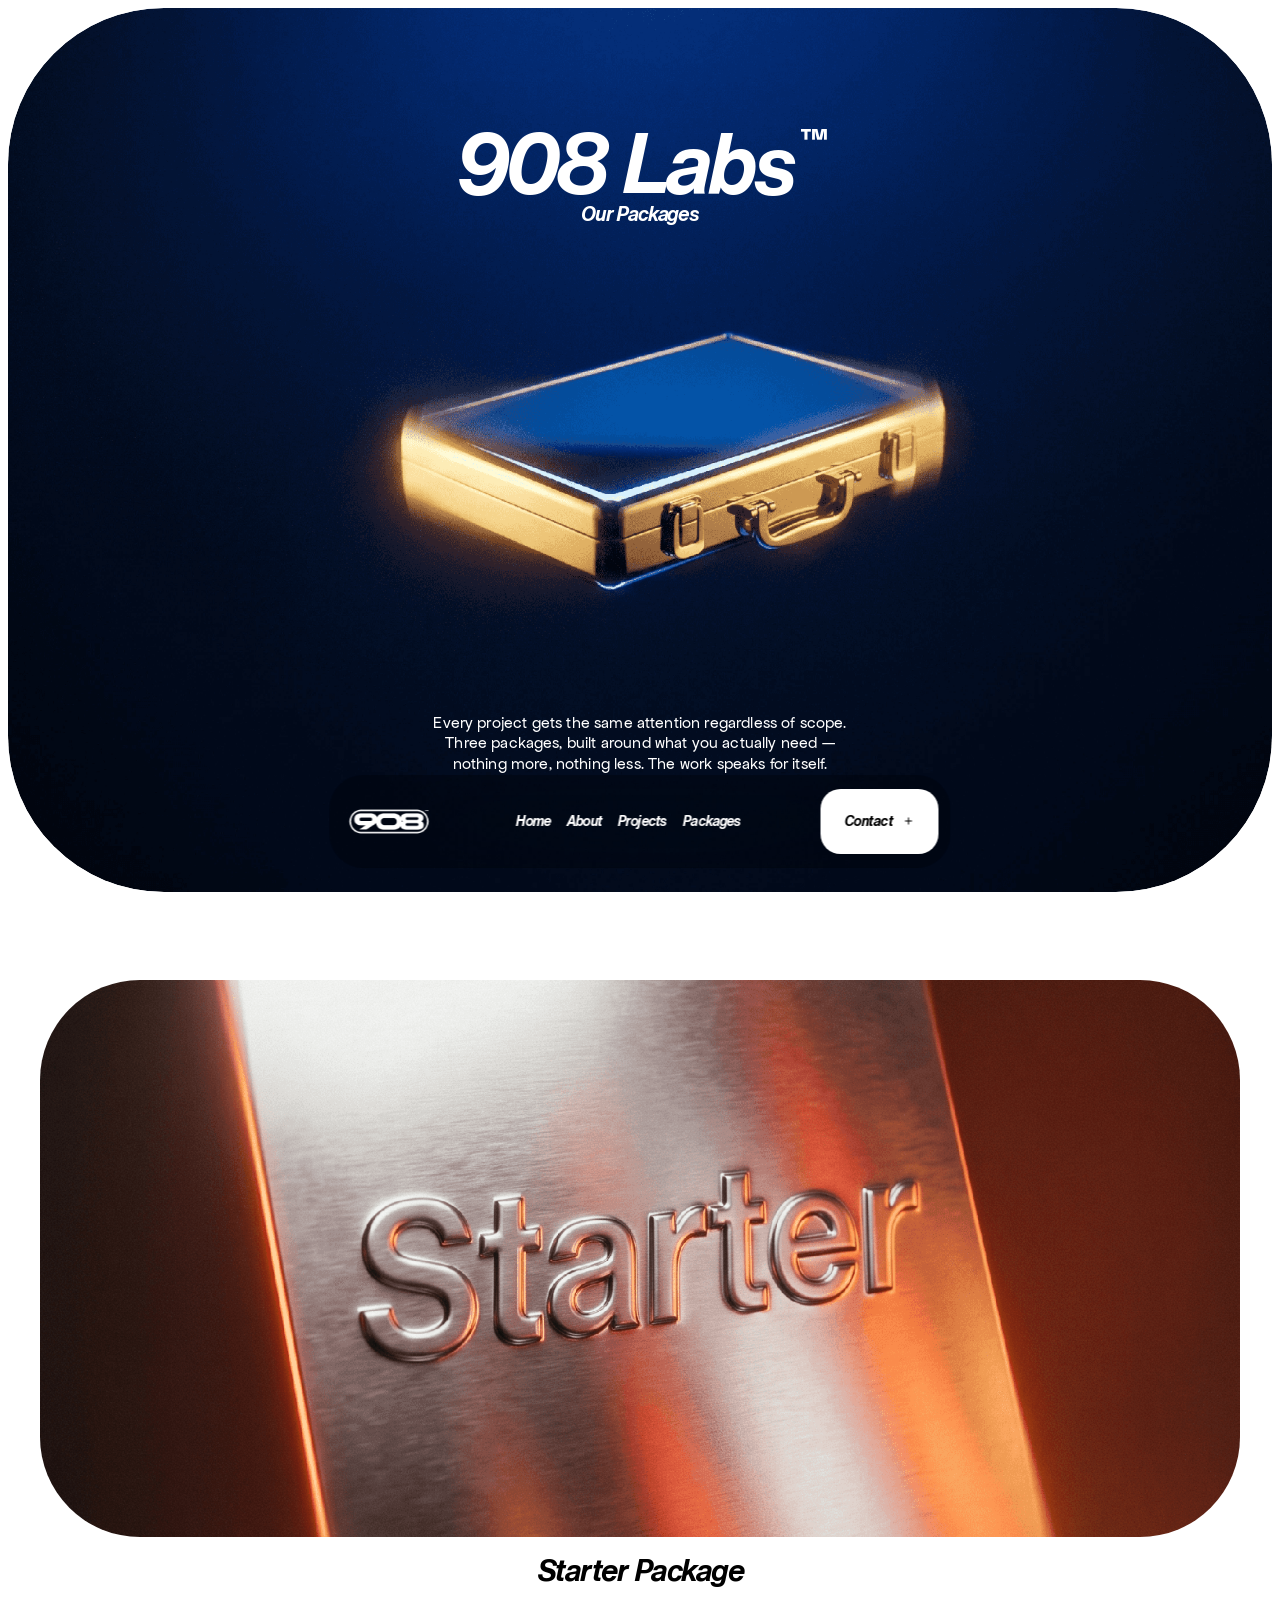
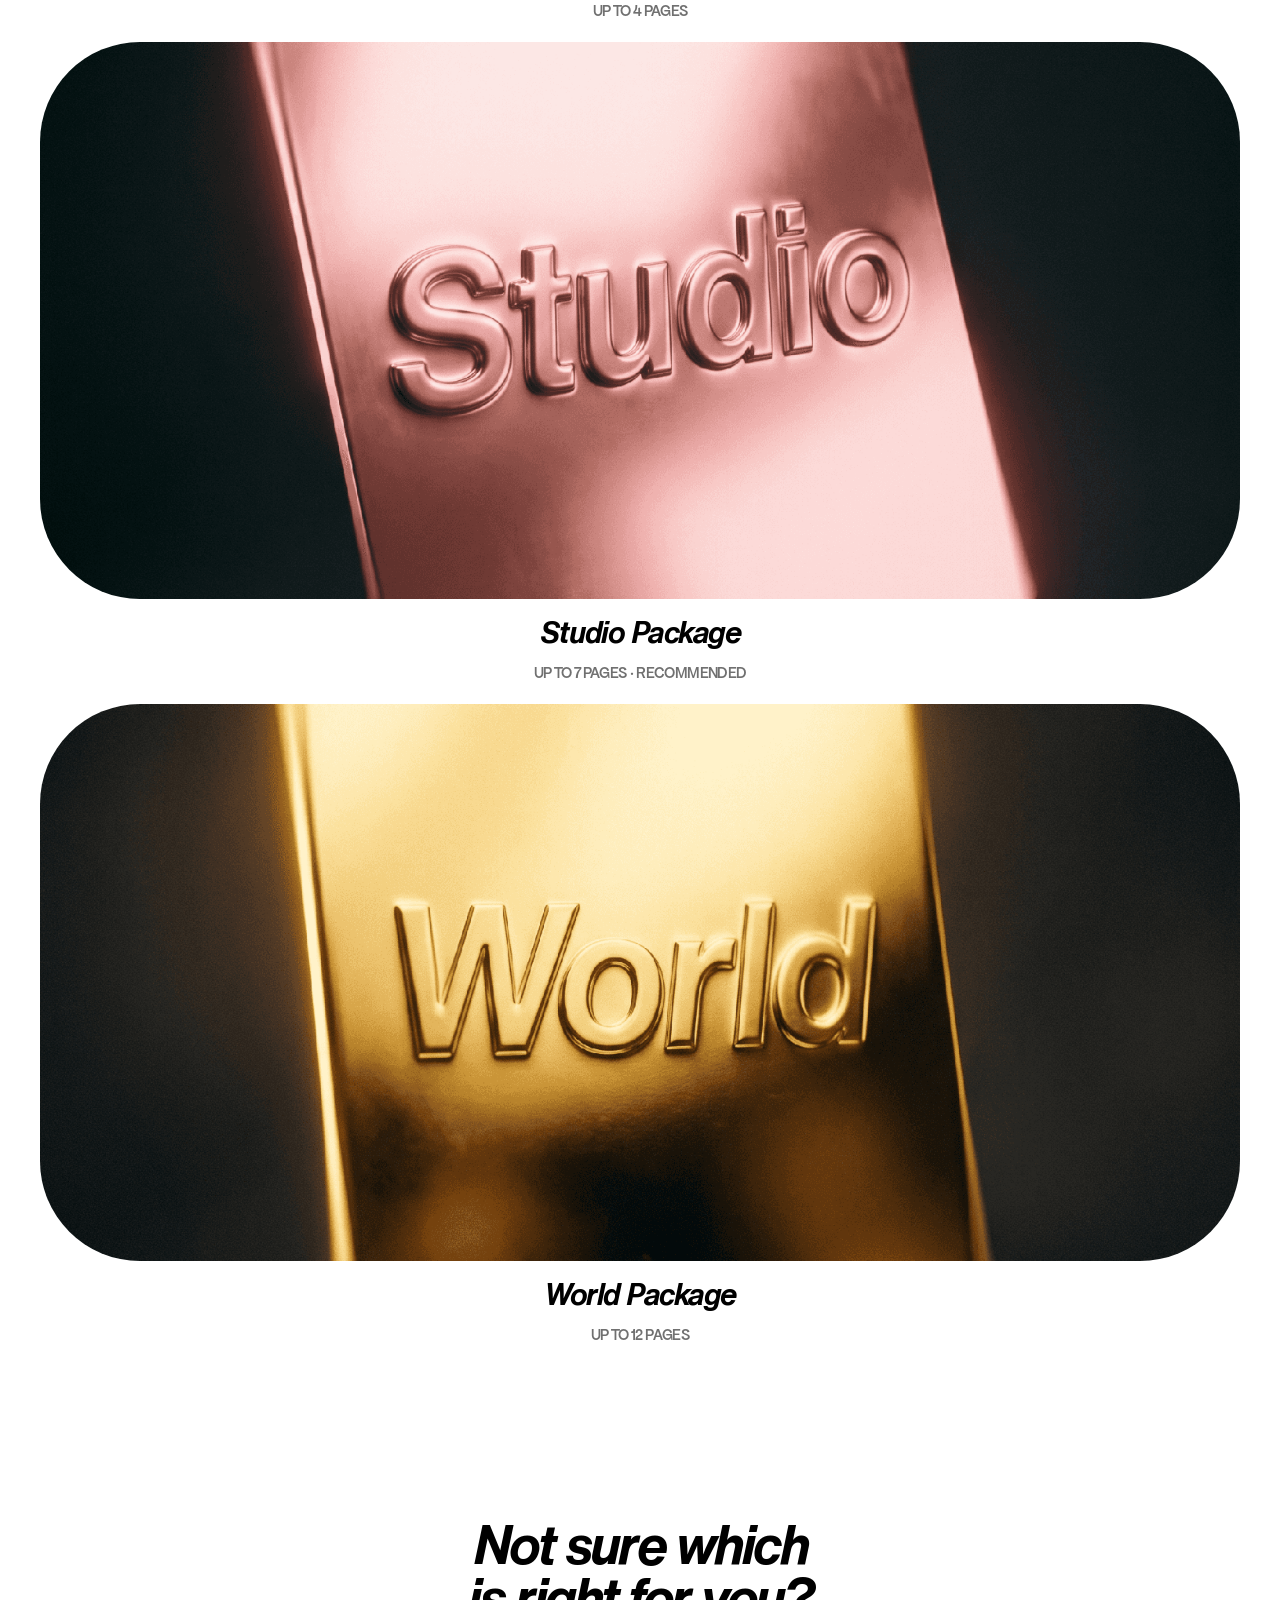
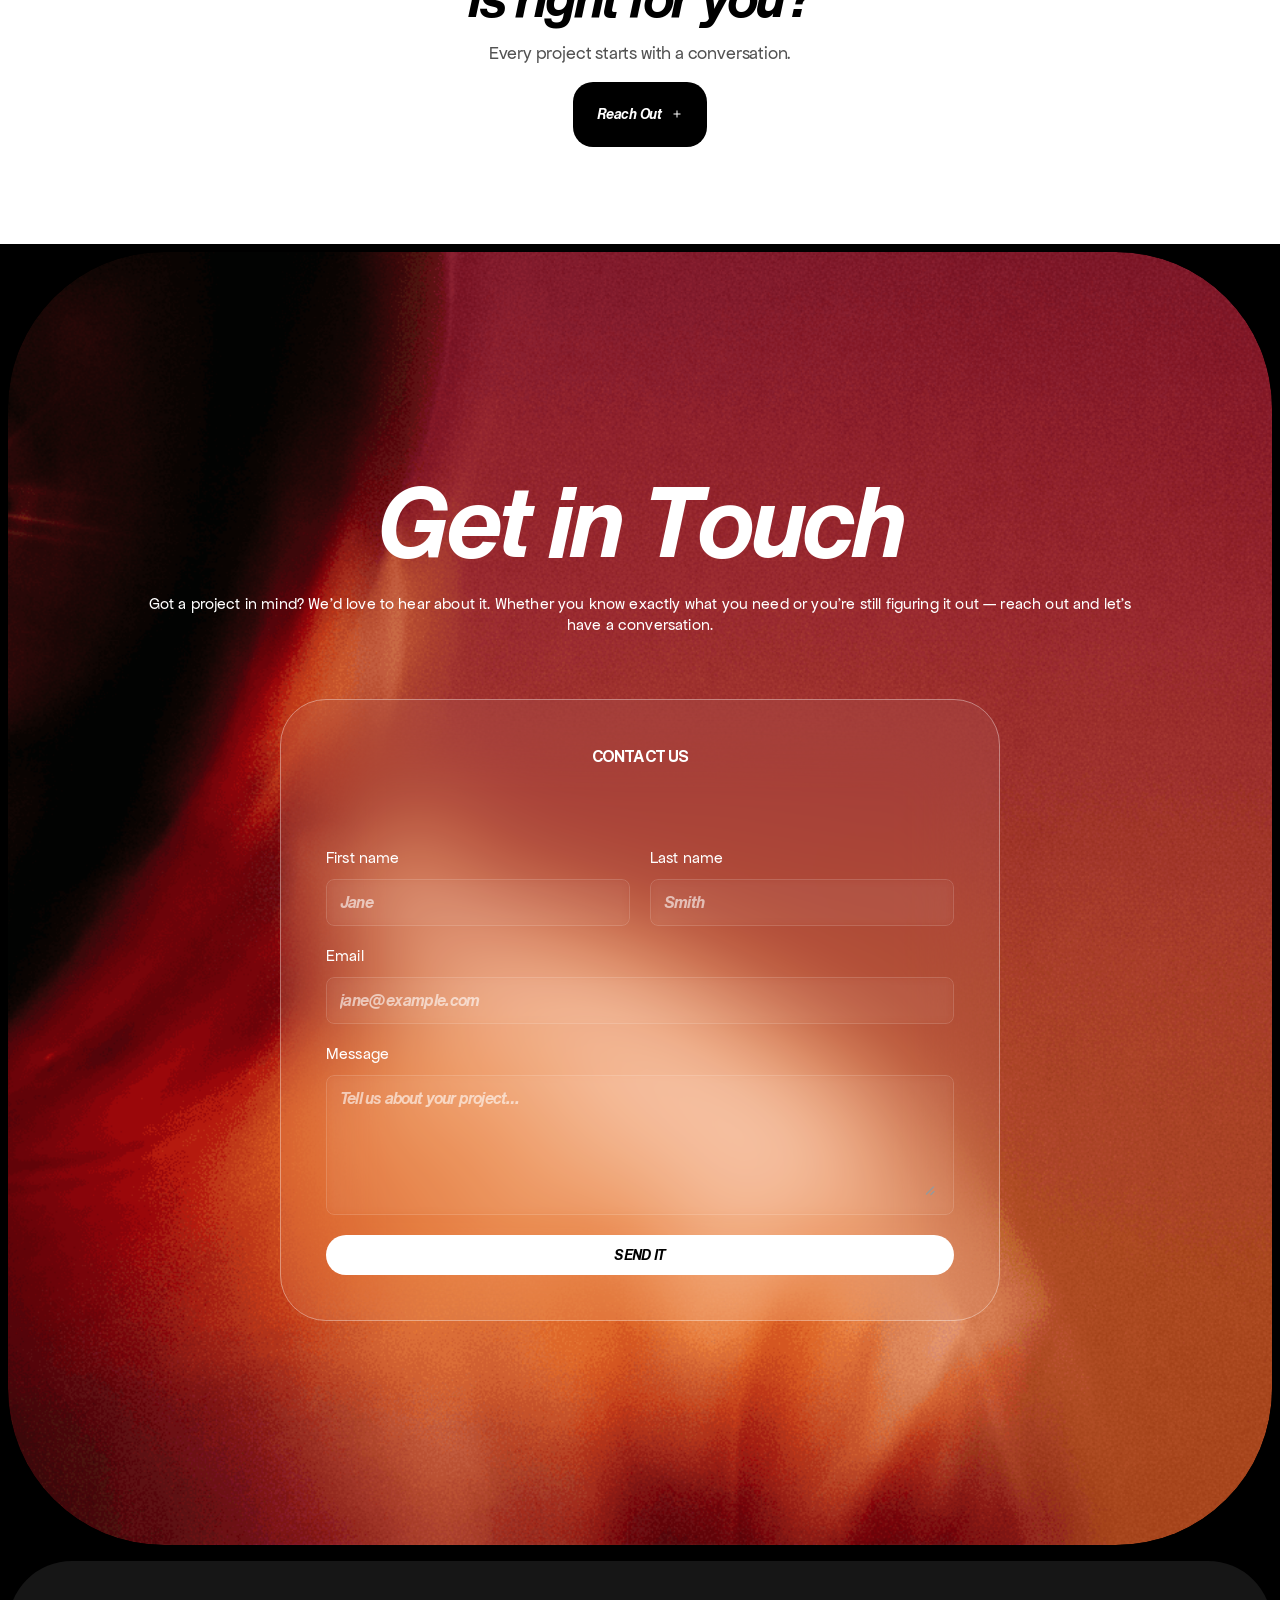
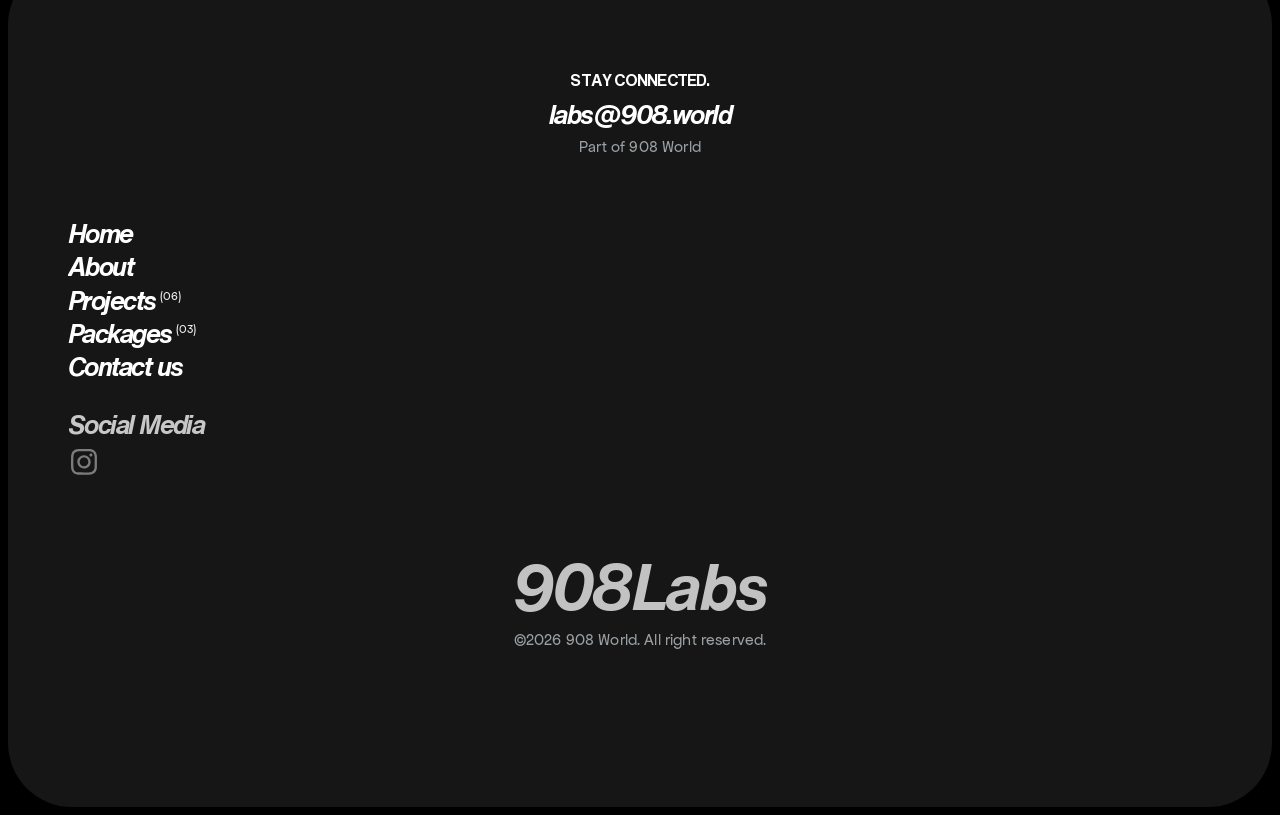
<file: packages.html>
<!doctype html>
<html lang="en">
<head>
	<meta charset="utf-8">
	<meta name="viewport" content="width=device-width">
	<title>908 Labs™ | Design &amp; Development Studio</title>
    <meta name="description" content="908 Labs is a London-based design and development studio building websites, brand systems, and digital platforms for music, film, fashion, and events brands. Part of 908 World.">
    <link href="/assets/img/4qBslxFFQMsQTsCELNN4s0qQw.png" rel="icon" media="(prefers-color-scheme: light)">
    <link href="/assets/img/K0LWANqoiIkGkUovoNLPH6iWL18.png" rel="icon" media="(prefers-color-scheme: dark)">
    <link rel="apple-touch-icon" href="/assets/img/tw0n4bMhMOSQbUp4PCfcui28AsQ.png">
    <!-- Open Graph -->
    <meta property="og:type" content="website">
    <meta property="og:title" content="908 Labs™ | Design &amp; Development Studio">
    <meta property="og:description" content="908 Labs is a London-based design and development studio building websites, brand systems, and digital platforms for music, film, fashion, and events brands. Part of 908 World.">
    <meta property="og:image" content="https://labs.908.world/assets/img/ASbrXwqjHleOKvDRaraU3xSKKEs.png">
    <!-- X -->
    <meta name="twitter:card" content="summary_large_image">
    <meta name="twitter:title" content="908 Labs™ | Design &amp; Development Studio">
    <meta name="twitter:description" content="908 Labs is a London-based design and development studio building websites, brand systems, and digital platforms for music, film, fashion, and events brands. Part of 908 World.">
    <meta name="twitter:image" content="https://labs.908.world/assets/img/ASbrXwqjHleOKvDRaraU3xSKKEs.png">
	
	
	
	<meta property="og:url" content="https://labs.908.world/packages">
    
    
	
	
	<meta name="robots" content="max-image-preview:large">
    <link rel="stylesheet" href="/css/framer-05582274db.css">
    <link rel="stylesheet" href="/css/framer-59c92dc318.css">
    <link rel="stylesheet" href="/css/framer-f3ac2d9735.css">
    <link rel="stylesheet" href="/css/forms.css">
    <link rel="stylesheet" href="/css/site.css">
    <script src="/js/lenis.min.js" defer></script>
    <script src="/js/site.js" defer></script>
</head>
<body>
	
	
    
    
	
	<div id="main" data-framer-generated-page><link rel="stylesheet" href="/css/framer-3ef50acdf2.css"><div class="framer-U6x1b framer-lkefcw" data-layout-template="true" style="min-height:100vh;width:auto"><link rel="stylesheet" href="/css/framer-f173b4791c.css"><div data-framer-root class="framer-WQhCS framer-vqagjj" style="min-height:100vh;width:auto;display:contents"><div class="framer-1lldb4o-container"><div class="ssr-variant hidden-kefzqr hidden-g6p300"><section class="framer-SZunD framer-LWjwO framer-J845l framer-15u0m3i framer-v-1t9c97s" data-framer-name="Desktop-light" style="background-color:var(--token-b9a38ae6-6808-421e-8c6e-e2c5bc817a9d, rgb(255, 255, 255));height:100%;max-height:100%;max-width:100%;width:100%"><div class="framer-ufxx0n" data-framer-name="Container" style="border-bottom-left-radius:156px;border-bottom-right-radius:156px;border-top-left-radius:156px;border-top-right-radius:156px"><div style="position:absolute;border-radius:inherit;corner-shape:inherit;top:0;right:0;bottom:0;left:0" data-framer-background-image-wrapper="true"><img decoding="async" width="2632" height="1536" sizes="(min-width: 1440px) calc(min(100vw, 1920px) - 16px), (max-width: 809.98px) calc(min(100vw, 1920px) - 16px), (min-width: 810px) and (max-width: 1439.98px) calc(min(100vw, 1920px) - 16px)" srcset="/assets/img/934LOgFo5qmG8O5A9LYJqFfI6g-512.png 512w,/assets/img/934LOgFo5qmG8O5A9LYJqFfI6g-1024.png 1024w,/assets/img/934LOgFo5qmG8O5A9LYJqFfI6g-2048.png 2048w,/assets/img/934LOgFo5qmG8O5A9LYJqFfI6g.png 2632w" src="/assets/img/934LOgFo5qmG8O5A9LYJqFfI6g.png" alt="Journals" style="display:block;width:100%;height:100%;border-radius:inherit;corner-shape:inherit;object-position:center;object-fit:cover"></div><div class="framer-1xz8szg" data-framer-name="Text"><div class="framer-yrjw1s" data-framer-name="stack"><div class="framer-1g3pbr0" data-framer-name="Title Lockup"><div class="framer-yy7ywp" data-framer-component-type="RichTextContainer" style="--extracted-gdpscs:var(--token-b9a38ae6-6808-421e-8c6e-e2c5bc817a9d, rgb(255, 255, 255));--framer-link-text-color:rgb(0, 153, 255);--framer-link-text-decoration:underline;transform:none"><h1 dir="auto" class="framer-text" style="--font-selector:Q1VTVE9NVjI7SGVsdmV0aWNhIE5vdyBUZXh0ICBCb2xkIEl0YWxpYw==;--framer-font-family:&quot;Helvetica Now Text  Bold Italic&quot;, &quot;Helvetica Now Text  Bold Italic Placeholder&quot;, sans-serif;--framer-font-open-type-features:'blwf' on, 'cv09' on, 'cv03' on, 'cv04' on, 'cv11' on;--framer-font-size:98px;--framer-font-style:italic;--framer-font-weight:700;--framer-letter-spacing:-0.06em;--framer-line-height:0.9em;--framer-text-alignment:left;--framer-text-color:var(--extracted-gdpscs, var(--token-b9a38ae6-6808-421e-8c6e-e2c5bc817a9d, rgb(255, 255, 255)));--framer-text-transform:inherit" data-fx="chars">908 Labs</h1></div><div class="framer-r65303" data-framer-component-type="RichTextContainer" style="--extracted-gdpscs:var(--token-b9a38ae6-6808-421e-8c6e-e2c5bc817a9d, rgb(255, 255, 255));--framer-link-text-color:rgb(0, 153, 255);--framer-link-text-decoration:underline;transform:none"><h1 dir="auto" class="framer-text" style="--font-selector:Q1VTVE9NVjI7SGVsdmV0aWNhIE5vdyBUZXh0ICBCb2xkIEl0YWxpYw==;--framer-font-family:&quot;Helvetica Now Text  Bold Italic&quot;, &quot;Helvetica Now Text  Bold Italic Placeholder&quot;, sans-serif;--framer-font-open-type-features:'blwf' on, 'cv09' on, 'cv03' on, 'cv04' on, 'cv11' on;--framer-font-size:32px;--framer-font-style:italic;--framer-font-weight:700;--framer-letter-spacing:-0.06em;--framer-line-height:1em;--framer-text-color:var(--extracted-gdpscs, var(--token-b9a38ae6-6808-421e-8c6e-e2c5bc817a9d, rgb(255, 255, 255)));--framer-text-transform:inherit" data-fx="chars">™</h1></div></div><div class="framer-14taep6" data-framer-component-type="RichTextContainer" style="--extracted-1lwpl3i:var(--token-b9a38ae6-6808-421e-8c6e-e2c5bc817a9d, rgb(255, 255, 255));--framer-link-text-color:rgb(0, 153, 255);--framer-link-text-decoration:underline;transform:none"><h5 class="framer-text framer-styles-preset-g92w1w" data-styles-preset="V6_H8eRx1" dir="auto" style="--framer-text-alignment:start;--framer-text-color:var(--extracted-1lwpl3i, var(--token-b9a38ae6-6808-421e-8c6e-e2c5bc817a9d, rgb(255, 255, 255)))" data-fx="chars">Our Packages</h5></div></div><div class="framer-1nshnt0" data-framer-name="About Maverick"><div class="framer-12dmf8y" data-framer-component-type="RichTextContainer" style="--extracted-r6o4lv:var(--token-b9a38ae6-6808-421e-8c6e-e2c5bc817a9d, rgb(255, 255, 255));--framer-link-text-color:rgb(0, 153, 255);--framer-link-text-decoration:underline;transform:none"><p class="framer-text framer-styles-preset-d8lgz7" data-styles-preset="R1K60oWJQ" dir="auto" style="--framer-text-alignment:start;--framer-text-color:var(--extracted-r6o4lv, var(--token-b9a38ae6-6808-421e-8c6e-e2c5bc817a9d, rgb(255, 255, 255)))">Every project gets the same attention regardless of scope. Three packages, built around what you actually need — nothing more, nothing less. The work speaks for itself.</p></div></div></div><div class="framer-1xjpnxp-container"><div data-us-dpi="1" data-us-scale="1" data-us-fps="60" style="width:100%;height:100%"></div></div></div></section></div><div class="ssr-variant hidden-g6p300 hidden-vqagjj"><section class="framer-SZunD framer-LWjwO framer-J845l framer-15u0m3i framer-v-1gtykls" data-framer-name="Phone-light" style="background-color:var(--token-b9a38ae6-6808-421e-8c6e-e2c5bc817a9d, rgb(255, 255, 255));height:100%;max-height:100%;max-width:100%;width:100%"><div class="framer-ufxx0n" data-framer-name="Container" style="border-bottom-left-radius:106px;border-bottom-right-radius:106px;border-top-left-radius:106px;border-top-right-radius:106px"><div style="position:absolute;border-radius:inherit;corner-shape:inherit;top:0;right:0;bottom:0;left:0" data-framer-background-image-wrapper="true"><img decoding="async" width="2632" height="1536" sizes="(min-width: 1440px) calc(min(100vw, 1920px) - 16px), (max-width: 809.98px) calc(min(100vw, 1920px) - 16px), (min-width: 810px) and (max-width: 1439.98px) calc(min(100vw, 1920px) - 16px)" srcset="/assets/img/934LOgFo5qmG8O5A9LYJqFfI6g-512.png 512w,/assets/img/934LOgFo5qmG8O5A9LYJqFfI6g-1024.png 1024w,/assets/img/934LOgFo5qmG8O5A9LYJqFfI6g-2048.png 2048w,/assets/img/934LOgFo5qmG8O5A9LYJqFfI6g.png 2632w" src="/assets/img/934LOgFo5qmG8O5A9LYJqFfI6g.png" alt="Journals" style="display:block;width:100%;height:100%;border-radius:inherit;corner-shape:inherit;object-position:center;object-fit:cover"></div><div class="framer-1xz8szg" data-framer-name="Text"><div class="framer-yrjw1s" data-framer-name="stack"><div class="framer-1g3pbr0" data-framer-name="Title Lockup"><div class="framer-yy7ywp" data-framer-component-type="RichTextContainer" style="--extracted-gdpscs:var(--token-b9a38ae6-6808-421e-8c6e-e2c5bc817a9d, rgb(255, 255, 255));--framer-link-text-color:rgb(0, 153, 255);--framer-link-text-decoration:underline;transform:none"><h1 dir="auto" class="framer-text" style="--font-selector:Q1VTVE9NVjI7SGVsdmV0aWNhIE5vdyBUZXh0ICBCb2xkIEl0YWxpYw==;--framer-font-family:&quot;Helvetica Now Text  Bold Italic&quot;, &quot;Helvetica Now Text  Bold Italic Placeholder&quot;, sans-serif;--framer-font-open-type-features:'blwf' on, 'cv09' on, 'cv03' on, 'cv04' on, 'cv11' on;--framer-font-size:50px;--framer-font-style:italic;--framer-font-weight:700;--framer-letter-spacing:-0.06em;--framer-line-height:0.9em;--framer-text-alignment:center;--framer-text-color:var(--extracted-gdpscs, var(--token-b9a38ae6-6808-421e-8c6e-e2c5bc817a9d, rgb(255, 255, 255)));--framer-text-transform:inherit" data-fx="chars">908 Labs</h1></div><div class="framer-r65303" data-framer-component-type="RichTextContainer" style="--extracted-gdpscs:var(--token-b9a38ae6-6808-421e-8c6e-e2c5bc817a9d, rgb(255, 255, 255));--framer-link-text-color:rgb(0, 153, 255);--framer-link-text-decoration:underline;transform:none"><h1 dir="auto" class="framer-text" style="--font-selector:Q1VTVE9NVjI7SGVsdmV0aWNhIE5vdyBUZXh0ICBCb2xkIEl0YWxpYw==;--framer-font-family:&quot;Helvetica Now Text  Bold Italic&quot;, &quot;Helvetica Now Text  Bold Italic Placeholder&quot;, sans-serif;--framer-font-open-type-features:'blwf' on, 'cv09' on, 'cv03' on, 'cv04' on, 'cv11' on;--framer-font-size:18px;--framer-font-style:italic;--framer-font-weight:700;--framer-letter-spacing:-0.06em;--framer-line-height:1em;--framer-text-alignment:center;--framer-text-color:var(--extracted-gdpscs, var(--token-b9a38ae6-6808-421e-8c6e-e2c5bc817a9d, rgb(255, 255, 255)));--framer-text-transform:inherit" data-fx="chars">™</h1></div></div><div class="framer-14taep6" data-framer-component-type="RichTextContainer" style="--extracted-1lwpl3i:var(--token-b9a38ae6-6808-421e-8c6e-e2c5bc817a9d, rgb(255, 255, 255));--framer-link-text-color:rgb(0, 153, 255);--framer-link-text-decoration:underline;transform:none"><h5 class="framer-text framer-styles-preset-g92w1w" data-styles-preset="V6_H8eRx1" dir="auto" style="--framer-text-alignment:center;--framer-text-color:var(--extracted-1lwpl3i, var(--token-b9a38ae6-6808-421e-8c6e-e2c5bc817a9d, rgb(255, 255, 255)))" data-fx="chars">Our Packages</h5></div></div><div class="framer-1nshnt0" data-framer-name="About Maverick"><div class="framer-12dmf8y" data-framer-component-type="RichTextContainer" style="--extracted-r6o4lv:var(--token-b9a38ae6-6808-421e-8c6e-e2c5bc817a9d, rgb(255, 255, 255));--framer-link-text-color:rgb(0, 153, 255);--framer-link-text-decoration:underline;transform:none"><p class="framer-text framer-styles-preset-d8lgz7" data-styles-preset="R1K60oWJQ" dir="auto" style="--framer-text-alignment:center;--framer-text-color:var(--extracted-r6o4lv, var(--token-b9a38ae6-6808-421e-8c6e-e2c5bc817a9d, rgb(255, 255, 255)))">Every project gets the same attention regardless of scope. Three packages, built around what you actually need — nothing more, nothing less. The work speaks for itself.</p></div></div></div><div class="framer-1xjpnxp-container"><div data-us-dpi="1" data-us-scale="1" data-us-fps="60" style="width:100%;height:100%"></div></div></div></section></div><div class="ssr-variant hidden-kefzqr hidden-vqagjj"><section class="framer-SZunD framer-LWjwO framer-J845l framer-15u0m3i framer-v-uks2qu" data-framer-name="Tablet-Light" style="background-color:var(--token-b9a38ae6-6808-421e-8c6e-e2c5bc817a9d, rgb(255, 255, 255));height:100%;max-height:100%;max-width:100%;width:100%"><div class="framer-ufxx0n" data-framer-name="Container" style="border-bottom-left-radius:156px;border-bottom-right-radius:156px;border-top-left-radius:156px;border-top-right-radius:156px"><div style="position:absolute;border-radius:inherit;corner-shape:inherit;top:0;right:0;bottom:0;left:0" data-framer-background-image-wrapper="true"><img decoding="async" width="2632" height="1536" sizes="(min-width: 1440px) calc(min(100vw, 1920px) - 16px), (max-width: 809.98px) calc(min(100vw, 1920px) - 16px), (min-width: 810px) and (max-width: 1439.98px) calc(min(100vw, 1920px) - 16px)" srcset="/assets/img/934LOgFo5qmG8O5A9LYJqFfI6g-512.png 512w,/assets/img/934LOgFo5qmG8O5A9LYJqFfI6g-1024.png 1024w,/assets/img/934LOgFo5qmG8O5A9LYJqFfI6g-2048.png 2048w,/assets/img/934LOgFo5qmG8O5A9LYJqFfI6g.png 2632w" src="/assets/img/934LOgFo5qmG8O5A9LYJqFfI6g.png" alt="Journals" style="display:block;width:100%;height:100%;border-radius:inherit;corner-shape:inherit;object-position:center;object-fit:cover"></div><div class="framer-1xz8szg" data-framer-name="Text"><div class="framer-yrjw1s" data-framer-name="stack"><div class="framer-1g3pbr0" data-framer-name="Title Lockup"><div class="framer-yy7ywp" data-framer-component-type="RichTextContainer" style="--extracted-gdpscs:var(--token-b9a38ae6-6808-421e-8c6e-e2c5bc817a9d, rgb(255, 255, 255));--framer-link-text-color:rgb(0, 153, 255);--framer-link-text-decoration:underline;transform:none"><h1 dir="auto" class="framer-text" style="--font-selector:Q1VTVE9NVjI7SGVsdmV0aWNhIE5vdyBUZXh0ICBCb2xkIEl0YWxpYw==;--framer-font-family:&quot;Helvetica Now Text  Bold Italic&quot;, &quot;Helvetica Now Text  Bold Italic Placeholder&quot;, sans-serif;--framer-font-open-type-features:'blwf' on, 'cv09' on, 'cv03' on, 'cv04' on, 'cv11' on;--framer-font-size:84px;--framer-font-style:italic;--framer-font-weight:700;--framer-letter-spacing:-0.06em;--framer-line-height:0.9em;--framer-text-alignment:center;--framer-text-color:var(--extracted-gdpscs, var(--token-b9a38ae6-6808-421e-8c6e-e2c5bc817a9d, rgb(255, 255, 255)));--framer-text-transform:inherit" data-fx="chars">908 Labs</h1></div><div class="framer-r65303" data-framer-component-type="RichTextContainer" style="--extracted-gdpscs:var(--token-b9a38ae6-6808-421e-8c6e-e2c5bc817a9d, rgb(255, 255, 255));--framer-link-text-color:rgb(0, 153, 255);--framer-link-text-decoration:underline;transform:none"><h1 dir="auto" class="framer-text" style="--font-selector:Q1VTVE9NVjI7SGVsdmV0aWNhIE5vdyBUZXh0ICBCb2xkIEl0YWxpYw==;--framer-font-family:&quot;Helvetica Now Text  Bold Italic&quot;, &quot;Helvetica Now Text  Bold Italic Placeholder&quot;, sans-serif;--framer-font-open-type-features:'blwf' on, 'cv09' on, 'cv03' on, 'cv04' on, 'cv11' on;--framer-font-size:28px;--framer-font-style:italic;--framer-font-weight:700;--framer-letter-spacing:-0.06em;--framer-line-height:1em;--framer-text-alignment:center;--framer-text-color:var(--extracted-gdpscs, var(--token-b9a38ae6-6808-421e-8c6e-e2c5bc817a9d, rgb(255, 255, 255)));--framer-text-transform:inherit" data-fx="chars">™</h1></div></div><div class="framer-14taep6" data-framer-component-type="RichTextContainer" style="--extracted-1lwpl3i:rgb(255, 255, 255);--framer-link-text-color:rgb(0, 153, 255);--framer-link-text-decoration:underline;transform:none"><h5 class="framer-text framer-styles-preset-g92w1w" data-styles-preset="V6_H8eRx1" dir="auto" style="--framer-text-alignment:center;--framer-text-color:var(--extracted-1lwpl3i, rgb(255, 255, 255))" data-fx="chars">Our Packages</h5></div></div><div class="framer-1nshnt0" data-framer-name="About Maverick"><div class="framer-12dmf8y" data-framer-component-type="RichTextContainer" style="--extracted-r6o4lv:var(--token-b9a38ae6-6808-421e-8c6e-e2c5bc817a9d, rgb(255, 255, 255));--framer-link-text-color:rgb(0, 153, 255);--framer-link-text-decoration:underline;transform:none"><p class="framer-text framer-styles-preset-d8lgz7" data-styles-preset="R1K60oWJQ" dir="auto" style="--framer-text-alignment:center;--framer-text-color:var(--extracted-r6o4lv, var(--token-b9a38ae6-6808-421e-8c6e-e2c5bc817a9d, rgb(255, 255, 255)))">Every project gets the same attention regardless of scope. Three packages, built around what you actually need — nothing more, nothing less. The work speaks for itself.</p></div></div></div><div class="framer-1xjpnxp-container"><div data-us-dpi="1" data-us-scale="1" data-us-fps="60" style="width:100%;height:100%"></div></div></div></section></div></div><section class="framer-6zq10g" data-framer-name="Journal Listing"><div class="framer-1lnm34p" data-framer-name="Package Collection"><div class="framer-etj3ap" data-framer-name="Collection"><div class="framer-agtkbh"><div class="ssr-variant hidden-kefzqr hidden-g6p300"><div class="framer-w3w2kx-container"><a data-hover-snap="framer-v-1uv8pa0-0" class="framer-kTff8 framer-uxfu0l framer-v-1uv8pa0 framer-1smhm4k" data-framer-name="Dark" href="/packages/starter-package/starter-package" style="height:100%;width:100%"><div class="framer-1h8j5d2"><div class="framer-1l4rmkf" data-framer-name="Image" style="border-bottom-left-radius:100px;border-bottom-right-radius:100px;border-top-left-radius:100px;border-top-right-radius:100px"><div style="position:absolute;border-radius:inherit;corner-shape:inherit;top:0;right:0;bottom:0;left:0" data-framer-background-image-wrapper="true"><img decoding="async" width="1792" height="2400" sizes="(min-width: 1440px) max((max(min(100vw, 1920px) - 80px, 1px) - 40px) / 3, 50px), (max-width: 809.98px) max(min(100vw, 1920px) - 80px, 50px), (min-width: 810px) and (max-width: 1439.98px) max(min(100vw, 1920px) - 80px, 50px)" srcset="/assets/img/dTN6Chpan1oxd4Ig2BBkHWfUqbM-1024.png 764w,/assets/img/dTN6Chpan1oxd4Ig2BBkHWfUqbM-2048.png 1529w,/assets/img/dTN6Chpan1oxd4Ig2BBkHWfUqbM.png 1792w" src="/assets/img/dTN6Chpan1oxd4Ig2BBkHWfUqbM.png" alt="How AI is Transforming Design in 2025" style="display:block;width:100%;height:100%;border-radius:inherit;corner-shape:inherit;object-position:center;object-fit:cover"></div></div><div class="framer-1yun269" data-framer-name="Title, Category"><div class="framer-nurhek" data-framer-component-type="RichTextContainer" style="--extracted-r6o4lv:var(--token-02c02d96-f46f-46e7-b35e-1c0a8ad8ac4a, rgb(0, 0, 0));--framer-link-text-color:rgb(0, 153, 255);--framer-link-text-decoration:underline;transform:none"><p dir="auto" class="framer-text" style="--font-selector:Q1VTVE9NVjI7SGVsdmV0aWNhIE5vdyBUZXh0ICBCb2xkIEl0YWxpYw==;--framer-font-family:&quot;Helvetica Now Text  Bold Italic&quot;, &quot;Helvetica Now Text  Bold Italic Placeholder&quot;, sans-serif;--framer-font-open-type-features:'blwf' on, 'cv09' on, 'cv03' on, 'cv04' on, 'cv11' on;--framer-font-size:30px;--framer-font-style:italic;--framer-font-weight:700;--framer-letter-spacing:-0.05em;--framer-line-height:1.3em;--framer-text-alignment:center;--framer-text-color:var(--extracted-r6o4lv, var(--token-02c02d96-f46f-46e7-b35e-1c0a8ad8ac4a, rgb(0, 0, 0)))">Starter Package</p></div><div class="framer-og9qwq" data-framer-component-type="RichTextContainer" style="--extracted-1lwpl3i:var(--token-61969a04-61ec-49b7-8fb6-050c58691dcd, rgb(112, 112, 112));--framer-link-text-color:rgb(0, 153, 255);--framer-link-text-decoration:underline;transform:none"><h5 dir="auto" class="framer-text" style="--font-selector:Qkk7QXBmZWwgR3JvdGV6ay9NaXR0ZWwvdjA=;--framer-font-family:&quot;Apfel Grotezk&quot;, &quot;Apfel Grotezk Placeholder&quot;, sans-serif;--framer-font-open-type-features:'blwf' on, 'cv09' on, 'cv03' on, 'cv04' on, 'cv11' on;--framer-font-weight:500;--framer-letter-spacing:-0.04em;--framer-line-height:1.4em;--framer-text-alignment:center;--framer-text-color:var(--extracted-1lwpl3i, var(--token-61969a04-61ec-49b7-8fb6-050c58691dcd, rgb(112, 112, 112)));--framer-text-transform:uppercase">UP TO 4 PAGES</h5></div></div></div></a></div></div><div class="ssr-variant hidden-vqagjj"><div class="framer-w3w2kx-container"><a class="framer-kTff8 framer-uxfu0l framer-v-1fuhtbl framer-1smhm4k" data-framer-name="Dark - Without Hover" href="/packages/starter-package/starter-package" style="height:100%;width:100%"><div class="framer-1h8j5d2"><div class="framer-1l4rmkf" data-framer-name="Image" style="border-bottom-left-radius:100px;border-bottom-right-radius:100px;border-top-left-radius:100px;border-top-right-radius:100px"><div style="position:absolute;border-radius:inherit;corner-shape:inherit;top:0;right:0;bottom:0;left:0" data-framer-background-image-wrapper="true"><img decoding="async" width="1792" height="2400" sizes="(min-width: 1440px) max((max(min(100vw, 1920px) - 80px, 1px) - 40px) / 3, 50px), (max-width: 809.98px) max(min(100vw, 1920px) - 80px, 50px), (min-width: 810px) and (max-width: 1439.98px) max(min(100vw, 1920px) - 80px, 50px)" srcset="/assets/img/dTN6Chpan1oxd4Ig2BBkHWfUqbM-1024.png 764w,/assets/img/dTN6Chpan1oxd4Ig2BBkHWfUqbM-2048.png 1529w,/assets/img/dTN6Chpan1oxd4Ig2BBkHWfUqbM.png 1792w" src="/assets/img/dTN6Chpan1oxd4Ig2BBkHWfUqbM.png" alt="How AI is Transforming Design in 2025" style="display:block;width:100%;height:100%;border-radius:inherit;corner-shape:inherit;object-position:center;object-fit:cover"></div></div><div class="framer-1yun269" data-framer-name="Title, Category"><div class="framer-nurhek" data-framer-component-type="RichTextContainer" style="--extracted-r6o4lv:var(--token-02c02d96-f46f-46e7-b35e-1c0a8ad8ac4a, rgb(0, 0, 0));--framer-link-text-color:rgb(0, 153, 255);--framer-link-text-decoration:underline;transform:none"><p dir="auto" class="framer-text" style="--font-selector:Q1VTVE9NVjI7SGVsdmV0aWNhIE5vdyBUZXh0ICBCb2xkIEl0YWxpYw==;--framer-font-family:&quot;Helvetica Now Text  Bold Italic&quot;, &quot;Helvetica Now Text  Bold Italic Placeholder&quot;, sans-serif;--framer-font-open-type-features:'blwf' on, 'cv09' on, 'cv03' on, 'cv04' on, 'cv11' on;--framer-font-size:30px;--framer-font-style:italic;--framer-font-weight:700;--framer-letter-spacing:-0.05em;--framer-line-height:1.3em;--framer-text-alignment:center;--framer-text-color:var(--extracted-r6o4lv, var(--token-02c02d96-f46f-46e7-b35e-1c0a8ad8ac4a, rgb(0, 0, 0)))">Starter Package</p></div><div class="framer-og9qwq" data-framer-component-type="RichTextContainer" style="--extracted-1lwpl3i:var(--token-61969a04-61ec-49b7-8fb6-050c58691dcd, rgb(112, 112, 112));--framer-link-text-color:rgb(0, 153, 255);--framer-link-text-decoration:underline;transform:none"><h5 dir="auto" class="framer-text" style="--font-selector:Qkk7QXBmZWwgR3JvdGV6ay9NaXR0ZWwvdjA=;--framer-font-family:&quot;Apfel Grotezk&quot;, &quot;Apfel Grotezk Placeholder&quot;, sans-serif;--framer-font-open-type-features:'blwf' on, 'cv09' on, 'cv03' on, 'cv04' on, 'cv11' on;--framer-font-weight:500;--framer-letter-spacing:-0.04em;--framer-line-height:1.4em;--framer-text-alignment:center;--framer-text-color:var(--extracted-1lwpl3i, var(--token-61969a04-61ec-49b7-8fb6-050c58691dcd, rgb(112, 112, 112)));--framer-text-transform:uppercase">UP TO 4 PAGES</h5></div></div></div></a></div></div></div><div class="framer-agtkbh"><div class="ssr-variant hidden-kefzqr hidden-g6p300"><div class="framer-w3w2kx-container"><a data-hover-snap="framer-v-1uv8pa0-1" class="framer-kTff8 framer-uxfu0l framer-v-1uv8pa0 framer-1smhm4k" data-framer-name="Dark" href="/packages/starter-package/studio-package" style="height:100%;width:100%"><div class="framer-1h8j5d2"><div class="framer-1l4rmkf" data-framer-name="Image" style="border-bottom-left-radius:100px;border-bottom-right-radius:100px;border-top-left-radius:100px;border-top-right-radius:100px"><div style="position:absolute;border-radius:inherit;corner-shape:inherit;top:0;right:0;bottom:0;left:0" data-framer-background-image-wrapper="true"><img decoding="async" width="1792" height="2400" sizes="(min-width: 1440px) max((max(min(100vw, 1920px) - 80px, 1px) - 40px) / 3, 50px), (max-width: 809.98px) max(min(100vw, 1920px) - 80px, 50px), (min-width: 810px) and (max-width: 1439.98px) max(min(100vw, 1920px) - 80px, 50px)" srcset="/assets/img/JoYq9aeUpaMt9biFHbFeKUUC4ys-1024.png 764w,/assets/img/JoYq9aeUpaMt9biFHbFeKUUC4ys-2048.png 1529w,/assets/img/JoYq9aeUpaMt9biFHbFeKUUC4ys.png 1792w" src="/assets/img/JoYq9aeUpaMt9biFHbFeKUUC4ys.png" alt="How to Choose the Right Palette for Your Brand" style="display:block;width:100%;height:100%;border-radius:inherit;corner-shape:inherit;object-position:center;object-fit:cover"></div></div><div class="framer-1yun269" data-framer-name="Title, Category"><div class="framer-nurhek" data-framer-component-type="RichTextContainer" style="--extracted-r6o4lv:var(--token-02c02d96-f46f-46e7-b35e-1c0a8ad8ac4a, rgb(0, 0, 0));--framer-link-text-color:rgb(0, 153, 255);--framer-link-text-decoration:underline;transform:none"><p dir="auto" class="framer-text" style="--font-selector:Q1VTVE9NVjI7SGVsdmV0aWNhIE5vdyBUZXh0ICBCb2xkIEl0YWxpYw==;--framer-font-family:&quot;Helvetica Now Text  Bold Italic&quot;, &quot;Helvetica Now Text  Bold Italic Placeholder&quot;, sans-serif;--framer-font-open-type-features:'blwf' on, 'cv09' on, 'cv03' on, 'cv04' on, 'cv11' on;--framer-font-size:30px;--framer-font-style:italic;--framer-font-weight:700;--framer-letter-spacing:-0.05em;--framer-line-height:1.3em;--framer-text-alignment:center;--framer-text-color:var(--extracted-r6o4lv, var(--token-02c02d96-f46f-46e7-b35e-1c0a8ad8ac4a, rgb(0, 0, 0)))">Studio Package</p></div><div class="framer-og9qwq" data-framer-component-type="RichTextContainer" style="--extracted-1lwpl3i:var(--token-61969a04-61ec-49b7-8fb6-050c58691dcd, rgb(112, 112, 112));--framer-link-text-color:rgb(0, 153, 255);--framer-link-text-decoration:underline;transform:none"><h5 dir="auto" class="framer-text" style="--font-selector:Qkk7QXBmZWwgR3JvdGV6ay9NaXR0ZWwvdjA=;--framer-font-family:&quot;Apfel Grotezk&quot;, &quot;Apfel Grotezk Placeholder&quot;, sans-serif;--framer-font-open-type-features:'blwf' on, 'cv09' on, 'cv03' on, 'cv04' on, 'cv11' on;--framer-font-weight:500;--framer-letter-spacing:-0.04em;--framer-line-height:1.4em;--framer-text-alignment:center;--framer-text-color:var(--extracted-1lwpl3i, var(--token-61969a04-61ec-49b7-8fb6-050c58691dcd, rgb(112, 112, 112)));--framer-text-transform:uppercase">UP TO 7 PAGES · RECOMMENDED</h5></div></div></div></a></div></div><div class="ssr-variant hidden-vqagjj"><div class="framer-w3w2kx-container"><a class="framer-kTff8 framer-uxfu0l framer-v-1fuhtbl framer-1smhm4k" data-framer-name="Dark - Without Hover" href="/packages/starter-package/studio-package" style="height:100%;width:100%"><div class="framer-1h8j5d2"><div class="framer-1l4rmkf" data-framer-name="Image" style="border-bottom-left-radius:100px;border-bottom-right-radius:100px;border-top-left-radius:100px;border-top-right-radius:100px"><div style="position:absolute;border-radius:inherit;corner-shape:inherit;top:0;right:0;bottom:0;left:0" data-framer-background-image-wrapper="true"><img decoding="async" width="1792" height="2400" sizes="(min-width: 1440px) max((max(min(100vw, 1920px) - 80px, 1px) - 40px) / 3, 50px), (max-width: 809.98px) max(min(100vw, 1920px) - 80px, 50px), (min-width: 810px) and (max-width: 1439.98px) max(min(100vw, 1920px) - 80px, 50px)" srcset="/assets/img/JoYq9aeUpaMt9biFHbFeKUUC4ys-1024.png 764w,/assets/img/JoYq9aeUpaMt9biFHbFeKUUC4ys-2048.png 1529w,/assets/img/JoYq9aeUpaMt9biFHbFeKUUC4ys.png 1792w" src="/assets/img/JoYq9aeUpaMt9biFHbFeKUUC4ys.png" alt="How to Choose the Right Palette for Your Brand" style="display:block;width:100%;height:100%;border-radius:inherit;corner-shape:inherit;object-position:center;object-fit:cover"></div></div><div class="framer-1yun269" data-framer-name="Title, Category"><div class="framer-nurhek" data-framer-component-type="RichTextContainer" style="--extracted-r6o4lv:var(--token-02c02d96-f46f-46e7-b35e-1c0a8ad8ac4a, rgb(0, 0, 0));--framer-link-text-color:rgb(0, 153, 255);--framer-link-text-decoration:underline;transform:none"><p dir="auto" class="framer-text" style="--font-selector:Q1VTVE9NVjI7SGVsdmV0aWNhIE5vdyBUZXh0ICBCb2xkIEl0YWxpYw==;--framer-font-family:&quot;Helvetica Now Text  Bold Italic&quot;, &quot;Helvetica Now Text  Bold Italic Placeholder&quot;, sans-serif;--framer-font-open-type-features:'blwf' on, 'cv09' on, 'cv03' on, 'cv04' on, 'cv11' on;--framer-font-size:30px;--framer-font-style:italic;--framer-font-weight:700;--framer-letter-spacing:-0.05em;--framer-line-height:1.3em;--framer-text-alignment:center;--framer-text-color:var(--extracted-r6o4lv, var(--token-02c02d96-f46f-46e7-b35e-1c0a8ad8ac4a, rgb(0, 0, 0)))">Studio Package</p></div><div class="framer-og9qwq" data-framer-component-type="RichTextContainer" style="--extracted-1lwpl3i:var(--token-61969a04-61ec-49b7-8fb6-050c58691dcd, rgb(112, 112, 112));--framer-link-text-color:rgb(0, 153, 255);--framer-link-text-decoration:underline;transform:none"><h5 dir="auto" class="framer-text" style="--font-selector:Qkk7QXBmZWwgR3JvdGV6ay9NaXR0ZWwvdjA=;--framer-font-family:&quot;Apfel Grotezk&quot;, &quot;Apfel Grotezk Placeholder&quot;, sans-serif;--framer-font-open-type-features:'blwf' on, 'cv09' on, 'cv03' on, 'cv04' on, 'cv11' on;--framer-font-weight:500;--framer-letter-spacing:-0.04em;--framer-line-height:1.4em;--framer-text-alignment:center;--framer-text-color:var(--extracted-1lwpl3i, var(--token-61969a04-61ec-49b7-8fb6-050c58691dcd, rgb(112, 112, 112)));--framer-text-transform:uppercase">UP TO 7 PAGES · RECOMMENDED</h5></div></div></div></a></div></div></div><div class="framer-agtkbh"><div class="ssr-variant hidden-kefzqr hidden-g6p300"><div class="framer-w3w2kx-container"><a data-hover-snap="framer-v-1uv8pa0-2" class="framer-kTff8 framer-uxfu0l framer-v-1uv8pa0 framer-1smhm4k" data-framer-name="Dark" href="/packages/starter-package/world-package" style="height:100%;width:100%"><div class="framer-1h8j5d2"><div class="framer-1l4rmkf" data-framer-name="Image" style="border-bottom-left-radius:100px;border-bottom-right-radius:100px;border-top-left-radius:100px;border-top-right-radius:100px"><div style="position:absolute;border-radius:inherit;corner-shape:inherit;top:0;right:0;bottom:0;left:0" data-framer-background-image-wrapper="true"><img decoding="async" width="1792" height="2400" sizes="(min-width: 1440px) max((max(min(100vw, 1920px) - 80px, 1px) - 40px) / 3, 50px), (max-width: 809.98px) max(min(100vw, 1920px) - 80px, 50px), (min-width: 810px) and (max-width: 1439.98px) max(min(100vw, 1920px) - 80px, 50px)" srcset="/assets/img/NbqDoCfS68pLYpD0BclFSoALU-1024.png 764w,/assets/img/NbqDoCfS68pLYpD0BclFSoALU-2048.png 1529w,/assets/img/NbqDoCfS68pLYpD0BclFSoALU.png 1792w" src="/assets/img/NbqDoCfS68pLYpD0BclFSoALU.png" alt="10 Web Design Trends That Will Dominate This Year" style="display:block;width:100%;height:100%;border-radius:inherit;corner-shape:inherit;object-position:center;object-fit:cover"></div></div><div class="framer-1yun269" data-framer-name="Title, Category"><div class="framer-nurhek" data-framer-component-type="RichTextContainer" style="--extracted-r6o4lv:var(--token-02c02d96-f46f-46e7-b35e-1c0a8ad8ac4a, rgb(0, 0, 0));--framer-link-text-color:rgb(0, 153, 255);--framer-link-text-decoration:underline;transform:none"><p dir="auto" class="framer-text" style="--font-selector:Q1VTVE9NVjI7SGVsdmV0aWNhIE5vdyBUZXh0ICBCb2xkIEl0YWxpYw==;--framer-font-family:&quot;Helvetica Now Text  Bold Italic&quot;, &quot;Helvetica Now Text  Bold Italic Placeholder&quot;, sans-serif;--framer-font-open-type-features:'blwf' on, 'cv09' on, 'cv03' on, 'cv04' on, 'cv11' on;--framer-font-size:30px;--framer-font-style:italic;--framer-font-weight:700;--framer-letter-spacing:-0.05em;--framer-line-height:1.3em;--framer-text-alignment:center;--framer-text-color:var(--extracted-r6o4lv, var(--token-02c02d96-f46f-46e7-b35e-1c0a8ad8ac4a, rgb(0, 0, 0)))">World Package</p></div><div class="framer-og9qwq" data-framer-component-type="RichTextContainer" style="--extracted-1lwpl3i:var(--token-61969a04-61ec-49b7-8fb6-050c58691dcd, rgb(112, 112, 112));--framer-link-text-color:rgb(0, 153, 255);--framer-link-text-decoration:underline;transform:none"><h5 dir="auto" class="framer-text" style="--font-selector:Qkk7QXBmZWwgR3JvdGV6ay9NaXR0ZWwvdjA=;--framer-font-family:&quot;Apfel Grotezk&quot;, &quot;Apfel Grotezk Placeholder&quot;, sans-serif;--framer-font-open-type-features:'blwf' on, 'cv09' on, 'cv03' on, 'cv04' on, 'cv11' on;--framer-font-weight:500;--framer-letter-spacing:-0.04em;--framer-line-height:1.4em;--framer-text-alignment:center;--framer-text-color:var(--extracted-1lwpl3i, var(--token-61969a04-61ec-49b7-8fb6-050c58691dcd, rgb(112, 112, 112)));--framer-text-transform:uppercase">UP TO 12 PAGES</h5></div></div></div></a></div></div><div class="ssr-variant hidden-vqagjj"><div class="framer-w3w2kx-container"><a class="framer-kTff8 framer-uxfu0l framer-v-1fuhtbl framer-1smhm4k" data-framer-name="Dark - Without Hover" href="/packages/starter-package/world-package" style="height:100%;width:100%"><div class="framer-1h8j5d2"><div class="framer-1l4rmkf" data-framer-name="Image" style="border-bottom-left-radius:100px;border-bottom-right-radius:100px;border-top-left-radius:100px;border-top-right-radius:100px"><div style="position:absolute;border-radius:inherit;corner-shape:inherit;top:0;right:0;bottom:0;left:0" data-framer-background-image-wrapper="true"><img decoding="async" width="1792" height="2400" sizes="(min-width: 1440px) max((max(min(100vw, 1920px) - 80px, 1px) - 40px) / 3, 50px), (max-width: 809.98px) max(min(100vw, 1920px) - 80px, 50px), (min-width: 810px) and (max-width: 1439.98px) max(min(100vw, 1920px) - 80px, 50px)" srcset="/assets/img/NbqDoCfS68pLYpD0BclFSoALU-1024.png 764w,/assets/img/NbqDoCfS68pLYpD0BclFSoALU-2048.png 1529w,/assets/img/NbqDoCfS68pLYpD0BclFSoALU.png 1792w" src="/assets/img/NbqDoCfS68pLYpD0BclFSoALU.png" alt="10 Web Design Trends That Will Dominate This Year" style="display:block;width:100%;height:100%;border-radius:inherit;corner-shape:inherit;object-position:center;object-fit:cover"></div></div><div class="framer-1yun269" data-framer-name="Title, Category"><div class="framer-nurhek" data-framer-component-type="RichTextContainer" style="--extracted-r6o4lv:var(--token-02c02d96-f46f-46e7-b35e-1c0a8ad8ac4a, rgb(0, 0, 0));--framer-link-text-color:rgb(0, 153, 255);--framer-link-text-decoration:underline;transform:none"><p dir="auto" class="framer-text" style="--font-selector:Q1VTVE9NVjI7SGVsdmV0aWNhIE5vdyBUZXh0ICBCb2xkIEl0YWxpYw==;--framer-font-family:&quot;Helvetica Now Text  Bold Italic&quot;, &quot;Helvetica Now Text  Bold Italic Placeholder&quot;, sans-serif;--framer-font-open-type-features:'blwf' on, 'cv09' on, 'cv03' on, 'cv04' on, 'cv11' on;--framer-font-size:30px;--framer-font-style:italic;--framer-font-weight:700;--framer-letter-spacing:-0.05em;--framer-line-height:1.3em;--framer-text-alignment:center;--framer-text-color:var(--extracted-r6o4lv, var(--token-02c02d96-f46f-46e7-b35e-1c0a8ad8ac4a, rgb(0, 0, 0)))">World Package</p></div><div class="framer-og9qwq" data-framer-component-type="RichTextContainer" style="--extracted-1lwpl3i:var(--token-61969a04-61ec-49b7-8fb6-050c58691dcd, rgb(112, 112, 112));--framer-link-text-color:rgb(0, 153, 255);--framer-link-text-decoration:underline;transform:none"><h5 dir="auto" class="framer-text" style="--font-selector:Qkk7QXBmZWwgR3JvdGV6ay9NaXR0ZWwvdjA=;--framer-font-family:&quot;Apfel Grotezk&quot;, &quot;Apfel Grotezk Placeholder&quot;, sans-serif;--framer-font-open-type-features:'blwf' on, 'cv09' on, 'cv03' on, 'cv04' on, 'cv11' on;--framer-font-weight:500;--framer-letter-spacing:-0.04em;--framer-line-height:1.4em;--framer-text-alignment:center;--framer-text-color:var(--extracted-1lwpl3i, var(--token-61969a04-61ec-49b7-8fb6-050c58691dcd, rgb(112, 112, 112)));--framer-text-transform:uppercase">UP TO 12 PAGES</h5></div></div></div></a></div></div></div></div></div></section><section class="framer-9zlv0b" data-framer-name="Package Guidance"><div class="framer-kr52qq" data-framer-name="Guidance Content"><div class="ssr-variant hidden-kefzqr hidden-g6p300"><div class="framer-mpmne4" data-framer-name="Title" data-framer-component-type="RichTextContainer" style="transform:none"><h2 dir="auto" style="--font-selector:Q1VTVE9NVjI7SGVsdmV0aWNhIE5vdyBUZXh0ICBCb2xkIEl0YWxpYw==;--framer-font-family:&quot;Helvetica Now Text  Bold Italic&quot;, &quot;Helvetica Now Text  Bold Italic Placeholder&quot;, sans-serif;--framer-font-size:64px;--framer-font-style:italic;--framer-font-weight:700;--framer-letter-spacing:-0.06em;--framer-line-height:0.95em;--framer-text-alignment:center" class="framer-text">Not sure which is right for you?</h2></div></div><div class="ssr-variant hidden-g6p300 hidden-vqagjj"><div class="framer-mpmne4" data-framer-name="Title" data-framer-component-type="RichTextContainer" style="transform:none"><h2 dir="auto" style="--font-selector:Q1VTVE9NVjI7SGVsdmV0aWNhIE5vdyBUZXh0ICBCb2xkIEl0YWxpYw==;--framer-font-family:&quot;Helvetica Now Text  Bold Italic&quot;, &quot;Helvetica Now Text  Bold Italic Placeholder&quot;, sans-serif;--framer-font-size:42px;--framer-font-style:italic;--framer-font-weight:700;--framer-letter-spacing:-0.06em;--framer-line-height:1em;--framer-text-alignment:center" class="framer-text">Not sure which is right for you?</h2></div></div><div class="ssr-variant hidden-kefzqr hidden-vqagjj"><div class="framer-mpmne4" data-framer-name="Title" data-framer-component-type="RichTextContainer" style="transform:none"><h2 dir="auto" style="--font-selector:Q1VTVE9NVjI7SGVsdmV0aWNhIE5vdyBUZXh0ICBCb2xkIEl0YWxpYw==;--framer-font-family:&quot;Helvetica Now Text  Bold Italic&quot;, &quot;Helvetica Now Text  Bold Italic Placeholder&quot;, sans-serif;--framer-font-size:54px;--framer-font-style:italic;--framer-font-weight:700;--framer-letter-spacing:-0.06em;--framer-line-height:0.98em;--framer-text-alignment:center" class="framer-text">Not sure which is right for you?</h2></div></div><div class="ssr-variant hidden-kefzqr"><div class="framer-18n12e1" data-framer-name="Body" data-framer-component-type="RichTextContainer" style="transform:none"><p dir="auto" style="--framer-font-size:18px;--framer-letter-spacing:-0.01em;--framer-line-height:1.45em;--framer-text-alignment:center;--framer-text-color:rgb(82, 82, 82)" class="framer-text">Every project starts with a conversation.</p></div></div><div class="ssr-variant hidden-g6p300 hidden-vqagjj"><div class="framer-18n12e1" data-framer-name="Body" data-framer-component-type="RichTextContainer" style="transform:none"><p dir="auto" style="--framer-letter-spacing:-0.01em;--framer-line-height:1.45em;--framer-text-alignment:center;--framer-text-color:rgb(82, 82, 82)" class="framer-text">Every project starts with a conversation.</p></div></div><div class="framer-lhuchp-container"><a class="framer-DHpVm framer-mmrlrr framer-v-135v0de framer-1eyjkso" data-framer-name="Variant 3" data-highlight="true" href="/packages#contact" tabindex="0" style="backdrop-filter:blur(32px);background-color:rgb(0, 0, 0);-webkit-backdrop-filter:blur(32px);border-bottom-left-radius:20px;border-bottom-right-radius:20px;border-top-left-radius:20px;border-top-right-radius:20px"><div class="framer-1iaov7i" data-framer-component-type="RichTextContainer" style="--extracted-r6o4lv:rgb(255, 255, 255);--framer-link-text-color:rgb(0, 153, 255);--framer-link-text-decoration:underline;--framer-paragraph-spacing:0px;transform:none"><p dir="auto" class="framer-text" style="--font-selector:Q1VTVE9NVjI7SGVsdmV0aWNhIE5vdyBUZXh0ICBCb2xkIEl0YWxpYw==;--framer-font-family:&quot;Helvetica Now Text  Bold Italic&quot;, &quot;Helvetica Now Text  Bold Italic Placeholder&quot;, sans-serif;--framer-font-size:14px;--framer-font-style:italic;--framer-font-weight:700;--framer-letter-spacing:-0.04em;--framer-text-alignment:center;--framer-text-color:var(--extracted-r6o4lv, rgb(255, 255, 255));--framer-text-transform:capitalize">Reach out</p></div><div class="framer-p8oi1e"><div class="framer-1u9vmth-container" style="transform:none"><div style="display:contents"><svg xmlns="http://www.w3.org/2000/svg" focusable="false" viewBox="0 0 24 24" color="rgb(255, 255, 255)" aria-hidden="true" style="user-select:none;width:100%;height:100%;display:inline-block;fill:rgb(255, 255, 255);flex-shrink:0"><path d="M19 13h-6v6h-2v-6H5v-2h6V5h2v6h6v2z"></path></svg></div></div></div></a></div></div></section><div class="framer-1wikw3s-container"><div></div></div><div class="framer-60rwq3" data-framer-name="Contact Scroll Anchor" id="contact"></div></div><div id="overlay"></div><div class="framer-1ufhn9g"></div><div class="framer-1us5k9m-container"><div class="ssr-variant hidden-uqfy8r hidden-1gloaxa"><div class="framer-wFufN framer-J845l framer-2rohoy framer-v-2rohoy" data-framer-name="Desktop" style="background-color:rgb(0, 0, 0);max-width:100%;width:100%"><header as="header" class="framer-n85nk4" data-framer-name="Header" style="border-bottom-left-radius:156px;border-bottom-right-radius:156px;border-top-left-radius:156px;border-top-right-radius:156px"><div style="position:absolute;border-radius:inherit;corner-shape:inherit;top:0;right:0;bottom:0;left:0" data-framer-background-image-wrapper="true"><img decoding="async" width="1661" height="937" sizes="(min-width: 1440px) calc(min(100vw, 1920px) - 16px), (max-width: 809.98px) calc(min(100vw, 1920px) - 16px), (min-width: 810px) and (max-width: 1439.98px) calc(min(100vw, 1920px) - 16px)" srcset="/assets/img/RUPb3Biyo6LiuBCnmhq4s7ix4c-512.png 512w,/assets/img/RUPb3Biyo6LiuBCnmhq4s7ix4c-1024.png 1024w,/assets/img/RUPb3Biyo6LiuBCnmhq4s7ix4c.png 1661w" src="/assets/img/RUPb3Biyo6LiuBCnmhq4s7ix4c.png" alt="Contact us" style="display:block;width:100%;height:100%;border-radius:inherit;corner-shape:inherit;object-position:center;object-fit:cover"></div><div class="framer-inei9g"><div class="framer-1vpy0fq" data-framer-component-type="RichTextContainer" style="--extracted-gdpscs:var(--token-b9a38ae6-6808-421e-8c6e-e2c5bc817a9d, rgb(255, 255, 255));--framer-link-text-color:rgb(0, 153, 255);--framer-link-text-decoration:underline;transform:none"><h1 dir="auto" class="framer-text" style="--font-selector:Q1VTVE9NVjI7SGVsdmV0aWNhIE5vdyBUZXh0ICBCb2xkIEl0YWxpYw==;--framer-font-family:&quot;Helvetica Now Text  Bold Italic&quot;, &quot;Helvetica Now Text  Bold Italic Placeholder&quot;, sans-serif;--framer-font-open-type-features:'blwf' on, 'cv09' on, 'cv03' on, 'cv04' on, 'cv11' on;--framer-font-size:98px;--framer-font-style:italic;--framer-font-weight:700;--framer-letter-spacing:-0.05em;--framer-line-height:0.9em;--framer-text-color:var(--extracted-gdpscs, var(--token-b9a38ae6-6808-421e-8c6e-e2c5bc817a9d, rgb(255, 255, 255)))" data-fx="chars">Get in Touch</h1></div><div class="framer-gw7ayr" data-framer-component-type="RichTextContainer" style="--extracted-r6o4lv:var(--token-17dd74c0-48e7-4cc6-8876-ee446770c16e, rgb(242, 242, 242));--framer-link-text-color:rgb(0, 153, 255);--framer-link-text-decoration:underline;transform:none"><p class="framer-text framer-styles-preset-d8lgz7" data-styles-preset="R1K60oWJQ" dir="auto" style="--framer-text-color:var(--extracted-r6o4lv, var(--token-17dd74c0-48e7-4cc6-8876-ee446770c16e, rgb(242, 242, 242)))">Got a project in mind? We'd love to hear about it. Whether you know exactly what you need or you're still figuring it out — reach out and let's have a conversation.</p></div></div><div class="framer-1u1mxi0" data-border="true" style="--border-bottom-width:1px;--border-color:rgba(255, 255, 255, 0.37);--border-left-width:1px;--border-right-width:1px;--border-style:solid;--border-top-width:1px;backdrop-filter:blur(44px);background-color:rgba(255, 255, 255, 0.06);-webkit-backdrop-filter:blur(44px);border-bottom-left-radius:46px;border-bottom-right-radius:46px;border-top-left-radius:46px;border-top-right-radius:46px"><div class="framer-c3uj18" data-framer-component-type="RichTextContainer" style="--extracted-1lwpl3i:rgb(255, 255, 255);--framer-link-text-color:rgb(0, 153, 255);--framer-link-text-decoration:underline;transform:none"><h5 dir="auto" class="framer-text" style="--font-selector:Q1VTVE9NVjI7SGVsdmV0aWNhIE5vdyBUZXh0ICBCb2xk;--framer-font-family:&quot;Helvetica Now Text  Bold&quot;, &quot;Helvetica Now Text  Bold Placeholder&quot;, sans-serif;--framer-font-open-type-features:'blwf' on, 'cv09' on, 'cv03' on, 'cv04' on, 'cv11' on;--framer-font-weight:700;--framer-letter-spacing:-0.05em;--framer-line-height:1.4em;--framer-text-alignment:center;--framer-text-color:var(--extracted-1lwpl3i, rgb(255, 255, 255));--framer-text-transform:uppercase">contact Us</h5></div><form class="framer-128ybiv" data-form="General enquiry"><div class="framer-zmoe9x"><div class="framer-1aoa52h" data-framer-name="First Name"><div class="framer-jpw4gc" data-framer-component-type="RichTextContainer" style="--extracted-r6o4lv:var(--token-b9a38ae6-6808-421e-8c6e-e2c5bc817a9d, rgb(255, 255, 255));transform:none"><p class="framer-text framer-styles-preset-d8lgz7" data-styles-preset="R1K60oWJQ" style="--framer-text-color:var(--extracted-r6o4lv, var(--token-b9a38ae6-6808-421e-8c6e-e2c5bc817a9d, rgb(255, 255, 255)))">First name</p></div><div class="framer-form-text-input framer-form-input-wrapper framer-mvnozm framer-form-text-input-type" style="--framer-input-border-bottom-width:1px;--framer-input-border-color:var(--token-d559605d-d2a3-4776-a2c1-0436ceda3b18, rgba(255, 255, 255, 0.15));--framer-input-border-left-width:1px;--framer-input-border-radius-bottom-left:8px;--framer-input-border-radius-bottom-right:8px;--framer-input-border-radius-top-left:8px;--framer-input-border-radius-top-right:8px;--framer-input-border-right-width:1px;--framer-input-border-style:solid;--framer-input-border-top-width:1px;--framer-input-font-color:rgb(255, 255, 255);--framer-input-icon-color:rgb(153, 153, 153);--framer-input-placeholder-color:rgba(255, 255, 255, 0.6);backdrop-filter:blur(5px);-webkit-backdrop-filter:blur(5px)"><input class="framer-form-input framer-form-input-empty" name="First name" placeholder="Jane" required="" type="text" value=""/></div></div><div class="framer-10p0xhp" data-framer-name="Last Name"><div class="framer-21np0l" data-framer-component-type="RichTextContainer" style="--extracted-r6o4lv:var(--token-b9a38ae6-6808-421e-8c6e-e2c5bc817a9d, rgb(255, 255, 255));transform:none"><p class="framer-text framer-styles-preset-d8lgz7" data-styles-preset="R1K60oWJQ" style="--framer-text-color:var(--extracted-r6o4lv, var(--token-b9a38ae6-6808-421e-8c6e-e2c5bc817a9d, rgb(255, 255, 255)))">Last name</p></div><div class="framer-form-text-input framer-form-input-wrapper framer-r6t0i4 framer-form-text-input-type" style="--framer-input-border-bottom-width:1px;--framer-input-border-color:var(--token-d559605d-d2a3-4776-a2c1-0436ceda3b18, rgba(255, 255, 255, 0.15));--framer-input-border-left-width:1px;--framer-input-border-radius-bottom-left:8px;--framer-input-border-radius-bottom-right:8px;--framer-input-border-radius-top-left:8px;--framer-input-border-radius-top-right:8px;--framer-input-border-right-width:1px;--framer-input-border-style:solid;--framer-input-border-top-width:1px;--framer-input-font-color:rgb(255, 255, 255);--framer-input-icon-color:rgb(153, 153, 153);--framer-input-placeholder-color:rgba(255, 255, 255, 0.6);backdrop-filter:blur(5px);-webkit-backdrop-filter:blur(5px)"><input class="framer-form-input framer-form-input-empty" name="Last name" placeholder="Smith" required="" type="text" value=""/></div></div></div><div class="framer-ioqe1j" data-framer-name="Email"><div class="framer-11akexm"><div class="framer-11c6ahm" data-framer-component-type="RichTextContainer" style="--extracted-r6o4lv:var(--token-b9a38ae6-6808-421e-8c6e-e2c5bc817a9d, rgb(255, 255, 255));transform:none"><p class="framer-text framer-styles-preset-d8lgz7" data-styles-preset="R1K60oWJQ" style="--framer-text-color:var(--extracted-r6o4lv, var(--token-b9a38ae6-6808-421e-8c6e-e2c5bc817a9d, rgb(255, 255, 255)))">Email</p></div><div class="framer-form-text-input framer-form-input-wrapper framer-1en48rw" style="--framer-input-border-bottom-width:1px;--framer-input-border-color:var(--token-d559605d-d2a3-4776-a2c1-0436ceda3b18, rgba(255, 255, 255, 0.15));--framer-input-border-left-width:1px;--framer-input-border-radius-bottom-left:8px;--framer-input-border-radius-bottom-right:8px;--framer-input-border-radius-top-left:8px;--framer-input-border-radius-top-right:8px;--framer-input-border-right-width:1px;--framer-input-border-style:solid;--framer-input-border-top-width:1px;--framer-input-font-color:rgb(255, 255, 255);--framer-input-icon-color:rgb(153, 153, 153);--framer-input-placeholder-color:rgba(255, 255, 255, 0.6);backdrop-filter:blur(5px);-webkit-backdrop-filter:blur(5px)"><input class="framer-form-input framer-form-input-empty" name="Email" placeholder="jane@example.com" required="" type="email" value=""/></div></div><div class="framer-jpzepa" data-message-block=""><div class="framer-1g2hu5d" data-framer-component-type="RichTextContainer" style="--extracted-r6o4lv:var(--token-b9a38ae6-6808-421e-8c6e-e2c5bc817a9d, rgb(255, 255, 255));transform:none"><p class="framer-text framer-styles-preset-d8lgz7" data-styles-preset="R1K60oWJQ" style="--framer-text-color:var(--extracted-r6o4lv, var(--token-b9a38ae6-6808-421e-8c6e-e2c5bc817a9d, rgb(255, 255, 255)))">Message</p></div><div class="framer-form-text-input framer-form-input-wrapper framer-crtitr form-message" style="--framer-input-border-bottom-width:1px;--framer-input-border-color:var(--token-d559605d-d2a3-4776-a2c1-0436ceda3b18, rgba(255, 255, 255, 0.15));--framer-input-border-left-width:1px;--framer-input-border-radius-bottom-left:8px;--framer-input-border-radius-bottom-right:8px;--framer-input-border-radius-top-left:8px;--framer-input-border-radius-top-right:8px;--framer-input-border-right-width:1px;--framer-input-border-style:solid;--framer-input-border-top-width:1px;--framer-input-font-color:rgb(255, 255, 255);--framer-input-icon-color:rgb(153, 153, 153);--framer-input-placeholder-color:rgba(255, 255, 255, 0.6);backdrop-filter:blur(5px);-webkit-backdrop-filter:blur(5px)"><textarea class="framer-form-input framer-form-input-empty" name="Message" placeholder="Tell us about your project…" required="" rows="4"></textarea></div></div></div><div class="framer-1yvahkq-container"><button class="framer-cv8oS framer-1juyh6d framer-v-1juyh6d" data-framer-name="Form Button" data-reset="button" style="background-color:var(--token-0760290c-0963-4afd-8b72-f7c94940d48f, rgb(255, 255, 255));height:100%;width:100%;border-bottom-left-radius:20px;border-bottom-right-radius:20px;border-top-left-radius:20px;border-top-right-radius:20px;opacity:1"><div class="framer-13na5k5" data-framer-component-type="RichTextContainer" style="--framer-link-text-color:rgb(0, 153, 255);--framer-link-text-decoration:underline;opacity:1;transform:none"><p class="framer-text" dir="auto" style='--font-selector:Q1VTVE9NVjI7SGVsdmV0aWNhIE5vdyBUZXh0ICBCb2xkIEl0YWxpYw==;--framer-font-family:"Helvetica Now Text  Bold Italic", "Helvetica Now Text  Bold Italic Placeholder", sans-serif;--framer-font-size:14px;--framer-font-style:italic;--framer-font-weight:700;--framer-letter-spacing:-0.05em;--framer-line-height:1.3em;--framer-text-alignment:left;--framer-text-transform:capitalize'>SEND IT</p></div></button></div><input aria-hidden="true" autocomplete="one-time-code" data-1p-ignore="true" data-bwignore="true" data-form-type="other" data-lpignore="true" name="website" style="position:absolute;transform:scale(0)" tabindex="-1" type="text" value=""/><input aria-hidden="true" autocomplete="one-time-code" data-1p-ignore="true" data-bwignore="true" data-form-type="other" data-lpignore="true" name="company" style="position:absolute;transform:scale(0)" tabindex="-1" type="text" value=""/><input aria-hidden="true" autocomplete="one-time-code" data-1p-ignore="true" data-bwignore="true" data-form-type="other" data-lpignore="true" name="message" style="position:absolute;transform:scale(0)" tabindex="-1" type="text" value=""/><input aria-hidden="true" autocomplete="one-time-code" data-1p-ignore="true" data-bwignore="true" data-form-type="other" data-lpignore="true" name="subject" style="position:absolute;transform:scale(0)" tabindex="-1" type="text" value=""/><input aria-hidden="true" autocomplete="one-time-code" data-1p-ignore="true" data-bwignore="true" data-form-type="other" data-lpignore="true" name="title" style="position:absolute;transform:scale(0)" tabindex="-1" type="text" value=""/><input aria-hidden="true" autocomplete="one-time-code" data-1p-ignore="true" data-bwignore="true" data-form-type="other" data-lpignore="true" name="description" style="position:absolute;transform:scale(0)" tabindex="-1" type="text" value=""/><input aria-hidden="true" autocomplete="one-time-code" data-1p-ignore="true" data-bwignore="true" data-form-type="other" data-lpignore="true" name="feedback" style="position:absolute;transform:scale(0)" tabindex="-1" type="text" value=""/><input aria-hidden="true" autocomplete="one-time-code" data-1p-ignore="true" data-bwignore="true" data-form-type="other" data-lpignore="true" name="notes" style="position:absolute;transform:scale(0)" tabindex="-1" type="text" value=""/><input aria-hidden="true" autocomplete="one-time-code" data-1p-ignore="true" data-bwignore="true" data-form-type="other" data-lpignore="true" name="details" style="position:absolute;transform:scale(0)" tabindex="-1" type="text" value=""/><input aria-hidden="true" autocomplete="one-time-code" data-1p-ignore="true" data-bwignore="true" data-form-type="other" data-lpignore="true" name="remarks" style="position:absolute;transform:scale(0)" tabindex="-1" type="text" value=""/><input aria-hidden="true" autocomplete="one-time-code" data-1p-ignore="true" data-bwignore="true" data-form-type="other" data-lpignore="true" name="comments" style="position:absolute;transform:scale(0)" tabindex="-1" type="text" value=""/></form></div></header></div></div><div class="ssr-variant hidden-lkefcw hidden-1gloaxa"><div class="framer-wFufN framer-J845l framer-2rohoy framer-v-3zb66l" data-framer-name="Phone" style="background-color:rgb(0, 0, 0);max-width:100%;width:100%"><header as="header" class="framer-n85nk4" data-framer-name="Header" style="border-bottom-left-radius:64px;border-bottom-right-radius:64px;border-top-left-radius:64px;border-top-right-radius:64px"><div style="position:absolute;border-radius:inherit;corner-shape:inherit;top:0;right:0;bottom:0;left:0" data-framer-background-image-wrapper="true"><img decoding="async" width="1661" height="937" sizes="(min-width: 1440px) calc(min(100vw, 1920px) - 16px), (max-width: 809.98px) calc(min(100vw, 1920px) - 16px), (min-width: 810px) and (max-width: 1439.98px) calc(min(100vw, 1920px) - 16px)" srcset="/assets/img/RUPb3Biyo6LiuBCnmhq4s7ix4c-512.png 512w,/assets/img/RUPb3Biyo6LiuBCnmhq4s7ix4c-1024.png 1024w,/assets/img/RUPb3Biyo6LiuBCnmhq4s7ix4c.png 1661w" src="/assets/img/RUPb3Biyo6LiuBCnmhq4s7ix4c.png" alt="Contact us" style="display:block;width:100%;height:100%;border-radius:inherit;corner-shape:inherit;object-position:center;object-fit:cover"></div><div class="framer-inei9g"><div class="framer-1vpy0fq" data-framer-component-type="RichTextContainer" style="--extracted-gdpscs:var(--token-b9a38ae6-6808-421e-8c6e-e2c5bc817a9d, rgb(255, 255, 255));--framer-link-text-color:rgb(0, 153, 255);--framer-link-text-decoration:underline;transform:none"><h1 dir="auto" class="framer-text" style="--font-selector:Q1VTVE9NVjI7SGVsdmV0aWNhIE5vdyBUZXh0ICBCb2xkIEl0YWxpYw==;--framer-font-family:&quot;Helvetica Now Text  Bold Italic&quot;, &quot;Helvetica Now Text  Bold Italic Placeholder&quot;, sans-serif;--framer-font-open-type-features:'blwf' on, 'cv09' on, 'cv03' on, 'cv04' on, 'cv11' on;--framer-font-size:98px;--framer-font-style:italic;--framer-font-weight:700;--framer-letter-spacing:-0.05em;--framer-line-height:0.9em;--framer-text-alignment:center;--framer-text-color:var(--extracted-gdpscs, var(--token-b9a38ae6-6808-421e-8c6e-e2c5bc817a9d, rgb(255, 255, 255)))" data-fx="chars">Get in Touch</h1></div><div class="framer-gw7ayr" data-framer-component-type="RichTextContainer" style="--extracted-r6o4lv:var(--token-b9a38ae6-6808-421e-8c6e-e2c5bc817a9d, rgb(255, 255, 255));--framer-link-text-color:rgb(0, 153, 255);--framer-link-text-decoration:underline;transform:none"><p class="framer-text framer-styles-preset-d8lgz7" data-styles-preset="R1K60oWJQ" dir="auto" style="--framer-text-alignment:center;--framer-text-color:var(--extracted-r6o4lv, var(--token-b9a38ae6-6808-421e-8c6e-e2c5bc817a9d, rgb(255, 255, 255)))">Got a project in mind? We'd love to hear about it. Whether you know exactly what you need or you're still figuring it out — reach out and let's have a conversation.</p></div></div><div class="framer-1u1mxi0" data-border="true" style="--border-bottom-width:1px;--border-color:rgba(255, 255, 255, 0.37);--border-left-width:1px;--border-right-width:1px;--border-style:solid;--border-top-width:1px;backdrop-filter:blur(44px);background-color:rgba(255, 255, 255, 0.06);-webkit-backdrop-filter:blur(44px);border-bottom-left-radius:46px;border-bottom-right-radius:46px;border-top-left-radius:46px;border-top-right-radius:46px"><div class="framer-c3uj18" data-framer-component-type="RichTextContainer" style="--extracted-1lwpl3i:rgb(255, 255, 255);--framer-link-text-color:rgb(0, 153, 255);--framer-link-text-decoration:underline;transform:none"><h5 dir="auto" class="framer-text" style="--font-selector:Q1VTVE9NVjI7SGVsdmV0aWNhIE5vdyBUZXh0ICBCb2xk;--framer-font-family:&quot;Helvetica Now Text  Bold&quot;, &quot;Helvetica Now Text  Bold Placeholder&quot;, sans-serif;--framer-font-open-type-features:'blwf' on, 'cv09' on, 'cv03' on, 'cv04' on, 'cv11' on;--framer-font-weight:700;--framer-letter-spacing:-0.05em;--framer-line-height:1.4em;--framer-text-alignment:center;--framer-text-color:var(--extracted-1lwpl3i, rgb(255, 255, 255));--framer-text-transform:uppercase">contact Us</h5></div><form class="framer-128ybiv" data-form="General enquiry"><div class="framer-zmoe9x"><div class="framer-1aoa52h" data-framer-name="First Name"><div class="framer-jpw4gc" data-framer-component-type="RichTextContainer" style="--extracted-r6o4lv:var(--token-b9a38ae6-6808-421e-8c6e-e2c5bc817a9d, rgb(255, 255, 255));transform:none"><p class="framer-text framer-styles-preset-d8lgz7" data-styles-preset="R1K60oWJQ" style="--framer-text-color:var(--extracted-r6o4lv, var(--token-b9a38ae6-6808-421e-8c6e-e2c5bc817a9d, rgb(255, 255, 255)))">First name</p></div><div class="framer-form-text-input framer-form-input-wrapper framer-mvnozm framer-form-text-input-type" style="--framer-input-border-bottom-width:1px;--framer-input-border-color:var(--token-d559605d-d2a3-4776-a2c1-0436ceda3b18, rgba(255, 255, 255, 0.15));--framer-input-border-left-width:1px;--framer-input-border-radius-bottom-left:8px;--framer-input-border-radius-bottom-right:8px;--framer-input-border-radius-top-left:8px;--framer-input-border-radius-top-right:8px;--framer-input-border-right-width:1px;--framer-input-border-style:solid;--framer-input-border-top-width:1px;--framer-input-font-color:rgb(255, 255, 255);--framer-input-icon-color:rgb(153, 153, 153);--framer-input-placeholder-color:rgba(255, 255, 255, 0.6);backdrop-filter:blur(5px);-webkit-backdrop-filter:blur(5px)"><input class="framer-form-input framer-form-input-empty" name="First name" placeholder="Jane" required="" type="text" value=""/></div></div><div class="framer-10p0xhp" data-framer-name="Last Name"><div class="framer-21np0l" data-framer-component-type="RichTextContainer" style="--extracted-r6o4lv:var(--token-b9a38ae6-6808-421e-8c6e-e2c5bc817a9d, rgb(255, 255, 255));transform:none"><p class="framer-text framer-styles-preset-d8lgz7" data-styles-preset="R1K60oWJQ" style="--framer-text-color:var(--extracted-r6o4lv, var(--token-b9a38ae6-6808-421e-8c6e-e2c5bc817a9d, rgb(255, 255, 255)))">Last name</p></div><div class="framer-form-text-input framer-form-input-wrapper framer-r6t0i4 framer-form-text-input-type" style="--framer-input-border-bottom-width:1px;--framer-input-border-color:var(--token-d559605d-d2a3-4776-a2c1-0436ceda3b18, rgba(255, 255, 255, 0.15));--framer-input-border-left-width:1px;--framer-input-border-radius-bottom-left:8px;--framer-input-border-radius-bottom-right:8px;--framer-input-border-radius-top-left:8px;--framer-input-border-radius-top-right:8px;--framer-input-border-right-width:1px;--framer-input-border-style:solid;--framer-input-border-top-width:1px;--framer-input-font-color:rgb(255, 255, 255);--framer-input-icon-color:rgb(153, 153, 153);--framer-input-placeholder-color:rgba(255, 255, 255, 0.6);backdrop-filter:blur(5px);-webkit-backdrop-filter:blur(5px)"><input class="framer-form-input framer-form-input-empty" name="Last name" placeholder="Smith" required="" type="text" value=""/></div></div></div><div class="framer-ioqe1j" data-framer-name="Email"><div class="framer-11akexm"><div class="framer-11c6ahm" data-framer-component-type="RichTextContainer" style="--extracted-r6o4lv:var(--token-b9a38ae6-6808-421e-8c6e-e2c5bc817a9d, rgb(255, 255, 255));transform:none"><p class="framer-text framer-styles-preset-d8lgz7" data-styles-preset="R1K60oWJQ" style="--framer-text-color:var(--extracted-r6o4lv, var(--token-b9a38ae6-6808-421e-8c6e-e2c5bc817a9d, rgb(255, 255, 255)))">Email</p></div><div class="framer-form-text-input framer-form-input-wrapper framer-1en48rw" style="--framer-input-border-bottom-width:1px;--framer-input-border-color:var(--token-d559605d-d2a3-4776-a2c1-0436ceda3b18, rgba(255, 255, 255, 0.15));--framer-input-border-left-width:1px;--framer-input-border-radius-bottom-left:8px;--framer-input-border-radius-bottom-right:8px;--framer-input-border-radius-top-left:8px;--framer-input-border-radius-top-right:8px;--framer-input-border-right-width:1px;--framer-input-border-style:solid;--framer-input-border-top-width:1px;--framer-input-font-color:rgb(255, 255, 255);--framer-input-icon-color:rgb(153, 153, 153);--framer-input-placeholder-color:rgba(255, 255, 255, 0.6);backdrop-filter:blur(5px);-webkit-backdrop-filter:blur(5px)"><input class="framer-form-input framer-form-input-empty" name="Email" placeholder="jane@example.com" required="" type="email" value=""/></div></div><div class="framer-jpzepa" data-message-block=""><div class="framer-1g2hu5d" data-framer-component-type="RichTextContainer" style="--extracted-r6o4lv:var(--token-b9a38ae6-6808-421e-8c6e-e2c5bc817a9d, rgb(255, 255, 255));transform:none"><p class="framer-text framer-styles-preset-d8lgz7" data-styles-preset="R1K60oWJQ" style="--framer-text-color:var(--extracted-r6o4lv, var(--token-b9a38ae6-6808-421e-8c6e-e2c5bc817a9d, rgb(255, 255, 255)))">Message</p></div><div class="framer-form-text-input framer-form-input-wrapper framer-crtitr form-message" style="--framer-input-border-bottom-width:1px;--framer-input-border-color:var(--token-d559605d-d2a3-4776-a2c1-0436ceda3b18, rgba(255, 255, 255, 0.15));--framer-input-border-left-width:1px;--framer-input-border-radius-bottom-left:8px;--framer-input-border-radius-bottom-right:8px;--framer-input-border-radius-top-left:8px;--framer-input-border-radius-top-right:8px;--framer-input-border-right-width:1px;--framer-input-border-style:solid;--framer-input-border-top-width:1px;--framer-input-font-color:rgb(255, 255, 255);--framer-input-icon-color:rgb(153, 153, 153);--framer-input-placeholder-color:rgba(255, 255, 255, 0.6);backdrop-filter:blur(5px);-webkit-backdrop-filter:blur(5px)"><textarea class="framer-form-input framer-form-input-empty" name="Message" placeholder="Tell us about your project…" required="" rows="4"></textarea></div></div></div><div class="framer-1yvahkq-container"><button class="framer-cv8oS framer-1juyh6d framer-v-1juyh6d" data-framer-name="Form Button" data-reset="button" style="background-color:var(--token-0760290c-0963-4afd-8b72-f7c94940d48f, rgb(255, 255, 255));height:100%;width:100%;border-bottom-left-radius:20px;border-bottom-right-radius:20px;border-top-left-radius:20px;border-top-right-radius:20px;opacity:1"><div class="framer-13na5k5" data-framer-component-type="RichTextContainer" style="--framer-link-text-color:rgb(0, 153, 255);--framer-link-text-decoration:underline;opacity:1;transform:none"><p class="framer-text" dir="auto" style='--font-selector:Q1VTVE9NVjI7SGVsdmV0aWNhIE5vdyBUZXh0ICBCb2xkIEl0YWxpYw==;--framer-font-family:"Helvetica Now Text  Bold Italic", "Helvetica Now Text  Bold Italic Placeholder", sans-serif;--framer-font-size:14px;--framer-font-style:italic;--framer-font-weight:700;--framer-letter-spacing:-0.05em;--framer-line-height:1.3em;--framer-text-alignment:left;--framer-text-transform:capitalize'>SEND IT</p></div></button></div><input aria-hidden="true" autocomplete="one-time-code" data-1p-ignore="true" data-bwignore="true" data-form-type="other" data-lpignore="true" name="website" style="position:absolute;transform:scale(0)" tabindex="-1" type="text" value=""/><input aria-hidden="true" autocomplete="one-time-code" data-1p-ignore="true" data-bwignore="true" data-form-type="other" data-lpignore="true" name="company" style="position:absolute;transform:scale(0)" tabindex="-1" type="text" value=""/><input aria-hidden="true" autocomplete="one-time-code" data-1p-ignore="true" data-bwignore="true" data-form-type="other" data-lpignore="true" name="message" style="position:absolute;transform:scale(0)" tabindex="-1" type="text" value=""/><input aria-hidden="true" autocomplete="one-time-code" data-1p-ignore="true" data-bwignore="true" data-form-type="other" data-lpignore="true" name="subject" style="position:absolute;transform:scale(0)" tabindex="-1" type="text" value=""/><input aria-hidden="true" autocomplete="one-time-code" data-1p-ignore="true" data-bwignore="true" data-form-type="other" data-lpignore="true" name="title" style="position:absolute;transform:scale(0)" tabindex="-1" type="text" value=""/><input aria-hidden="true" autocomplete="one-time-code" data-1p-ignore="true" data-bwignore="true" data-form-type="other" data-lpignore="true" name="description" style="position:absolute;transform:scale(0)" tabindex="-1" type="text" value=""/><input aria-hidden="true" autocomplete="one-time-code" data-1p-ignore="true" data-bwignore="true" data-form-type="other" data-lpignore="true" name="feedback" style="position:absolute;transform:scale(0)" tabindex="-1" type="text" value=""/><input aria-hidden="true" autocomplete="one-time-code" data-1p-ignore="true" data-bwignore="true" data-form-type="other" data-lpignore="true" name="notes" style="position:absolute;transform:scale(0)" tabindex="-1" type="text" value=""/><input aria-hidden="true" autocomplete="one-time-code" data-1p-ignore="true" data-bwignore="true" data-form-type="other" data-lpignore="true" name="details" style="position:absolute;transform:scale(0)" tabindex="-1" type="text" value=""/><input aria-hidden="true" autocomplete="one-time-code" data-1p-ignore="true" data-bwignore="true" data-form-type="other" data-lpignore="true" name="remarks" style="position:absolute;transform:scale(0)" tabindex="-1" type="text" value=""/><input aria-hidden="true" autocomplete="one-time-code" data-1p-ignore="true" data-bwignore="true" data-form-type="other" data-lpignore="true" name="comments" style="position:absolute;transform:scale(0)" tabindex="-1" type="text" value=""/></form></div></header></div></div><div class="ssr-variant hidden-uqfy8r hidden-lkefcw"><div class="framer-wFufN framer-J845l framer-2rohoy framer-v-pk2eah" data-framer-name="Tablet" style="background-color:rgb(0, 0, 0);max-width:100%;width:100%"><header as="header" class="framer-n85nk4" data-framer-name="Header" style="border-bottom-left-radius:156px;border-bottom-right-radius:156px;border-top-left-radius:156px;border-top-right-radius:156px"><div style="position:absolute;border-radius:inherit;corner-shape:inherit;top:0;right:0;bottom:0;left:0" data-framer-background-image-wrapper="true"><img decoding="async" width="1661" height="937" sizes="(min-width: 1440px) calc(min(100vw, 1920px) - 16px), (max-width: 809.98px) calc(min(100vw, 1920px) - 16px), (min-width: 810px) and (max-width: 1439.98px) calc(min(100vw, 1920px) - 16px)" srcset="/assets/img/RUPb3Biyo6LiuBCnmhq4s7ix4c-512.png 512w,/assets/img/RUPb3Biyo6LiuBCnmhq4s7ix4c-1024.png 1024w,/assets/img/RUPb3Biyo6LiuBCnmhq4s7ix4c.png 1661w" src="/assets/img/RUPb3Biyo6LiuBCnmhq4s7ix4c.png" alt="Contact us" style="display:block;width:100%;height:100%;border-radius:inherit;corner-shape:inherit;object-position:center;object-fit:cover"></div><div class="framer-inei9g"><div class="framer-1vpy0fq" data-framer-component-type="RichTextContainer" style="--extracted-gdpscs:var(--token-b9a38ae6-6808-421e-8c6e-e2c5bc817a9d, rgb(255, 255, 255));--framer-link-text-color:rgb(0, 153, 255);--framer-link-text-decoration:underline;transform:none"><h1 dir="auto" class="framer-text" style="--font-selector:Q1VTVE9NVjI7SGVsdmV0aWNhIE5vdyBUZXh0ICBCb2xkIEl0YWxpYw==;--framer-font-family:&quot;Helvetica Now Text  Bold Italic&quot;, &quot;Helvetica Now Text  Bold Italic Placeholder&quot;, sans-serif;--framer-font-open-type-features:'blwf' on, 'cv09' on, 'cv03' on, 'cv04' on, 'cv11' on;--framer-font-size:98px;--framer-font-style:italic;--framer-font-weight:700;--framer-letter-spacing:-0.05em;--framer-line-height:0.9em;--framer-text-alignment:center;--framer-text-color:var(--extracted-gdpscs, var(--token-b9a38ae6-6808-421e-8c6e-e2c5bc817a9d, rgb(255, 255, 255)))" data-fx="chars">Get in Touch</h1></div><div class="framer-gw7ayr" data-framer-component-type="RichTextContainer" style="--extracted-r6o4lv:var(--token-b9a38ae6-6808-421e-8c6e-e2c5bc817a9d, rgb(255, 255, 255));--framer-link-text-color:rgb(0, 153, 255);--framer-link-text-decoration:underline;transform:none"><p class="framer-text framer-styles-preset-d8lgz7" data-styles-preset="R1K60oWJQ" dir="auto" style="--framer-text-alignment:center;--framer-text-color:var(--extracted-r6o4lv, var(--token-b9a38ae6-6808-421e-8c6e-e2c5bc817a9d, rgb(255, 255, 255)))">Got a project in mind? We'd love to hear about it. Whether you know exactly what you need or you're still figuring it out — reach out and let's have a conversation.</p></div></div><div class="framer-1u1mxi0" data-border="true" style="--border-bottom-width:1px;--border-color:rgba(255, 255, 255, 0.37);--border-left-width:1px;--border-right-width:1px;--border-style:solid;--border-top-width:1px;backdrop-filter:blur(44px);background-color:rgba(255, 255, 255, 0.06);-webkit-backdrop-filter:blur(44px);border-bottom-left-radius:46px;border-bottom-right-radius:46px;border-top-left-radius:46px;border-top-right-radius:46px"><div class="framer-c3uj18" data-framer-component-type="RichTextContainer" style="--extracted-1lwpl3i:rgb(255, 255, 255);--framer-link-text-color:rgb(0, 153, 255);--framer-link-text-decoration:underline;transform:none"><h5 dir="auto" class="framer-text" style="--font-selector:Q1VTVE9NVjI7SGVsdmV0aWNhIE5vdyBUZXh0ICBCb2xk;--framer-font-family:&quot;Helvetica Now Text  Bold&quot;, &quot;Helvetica Now Text  Bold Placeholder&quot;, sans-serif;--framer-font-open-type-features:'blwf' on, 'cv09' on, 'cv03' on, 'cv04' on, 'cv11' on;--framer-font-weight:700;--framer-letter-spacing:-0.05em;--framer-line-height:1.4em;--framer-text-alignment:center;--framer-text-color:var(--extracted-1lwpl3i, rgb(255, 255, 255));--framer-text-transform:uppercase">contact Us</h5></div><form class="framer-128ybiv" data-form="General enquiry"><div class="framer-zmoe9x"><div class="framer-1aoa52h" data-framer-name="First Name"><div class="framer-jpw4gc" data-framer-component-type="RichTextContainer" style="--extracted-r6o4lv:var(--token-b9a38ae6-6808-421e-8c6e-e2c5bc817a9d, rgb(255, 255, 255));transform:none"><p class="framer-text framer-styles-preset-d8lgz7" data-styles-preset="R1K60oWJQ" style="--framer-text-color:var(--extracted-r6o4lv, var(--token-b9a38ae6-6808-421e-8c6e-e2c5bc817a9d, rgb(255, 255, 255)))">First name</p></div><div class="framer-form-text-input framer-form-input-wrapper framer-mvnozm framer-form-text-input-type" style="--framer-input-border-bottom-width:1px;--framer-input-border-color:var(--token-d559605d-d2a3-4776-a2c1-0436ceda3b18, rgba(255, 255, 255, 0.15));--framer-input-border-left-width:1px;--framer-input-border-radius-bottom-left:8px;--framer-input-border-radius-bottom-right:8px;--framer-input-border-radius-top-left:8px;--framer-input-border-radius-top-right:8px;--framer-input-border-right-width:1px;--framer-input-border-style:solid;--framer-input-border-top-width:1px;--framer-input-font-color:rgb(255, 255, 255);--framer-input-icon-color:rgb(153, 153, 153);--framer-input-placeholder-color:rgba(255, 255, 255, 0.6);backdrop-filter:blur(5px);-webkit-backdrop-filter:blur(5px)"><input class="framer-form-input framer-form-input-empty" name="First name" placeholder="Jane" required="" type="text" value=""/></div></div><div class="framer-10p0xhp" data-framer-name="Last Name"><div class="framer-21np0l" data-framer-component-type="RichTextContainer" style="--extracted-r6o4lv:var(--token-b9a38ae6-6808-421e-8c6e-e2c5bc817a9d, rgb(255, 255, 255));transform:none"><p class="framer-text framer-styles-preset-d8lgz7" data-styles-preset="R1K60oWJQ" style="--framer-text-color:var(--extracted-r6o4lv, var(--token-b9a38ae6-6808-421e-8c6e-e2c5bc817a9d, rgb(255, 255, 255)))">Last name</p></div><div class="framer-form-text-input framer-form-input-wrapper framer-r6t0i4 framer-form-text-input-type" style="--framer-input-border-bottom-width:1px;--framer-input-border-color:var(--token-d559605d-d2a3-4776-a2c1-0436ceda3b18, rgba(255, 255, 255, 0.15));--framer-input-border-left-width:1px;--framer-input-border-radius-bottom-left:8px;--framer-input-border-radius-bottom-right:8px;--framer-input-border-radius-top-left:8px;--framer-input-border-radius-top-right:8px;--framer-input-border-right-width:1px;--framer-input-border-style:solid;--framer-input-border-top-width:1px;--framer-input-font-color:rgb(255, 255, 255);--framer-input-icon-color:rgb(153, 153, 153);--framer-input-placeholder-color:rgba(255, 255, 255, 0.6);backdrop-filter:blur(5px);-webkit-backdrop-filter:blur(5px)"><input class="framer-form-input framer-form-input-empty" name="Last name" placeholder="Smith" required="" type="text" value=""/></div></div></div><div class="framer-ioqe1j" data-framer-name="Email"><div class="framer-11akexm"><div class="framer-11c6ahm" data-framer-component-type="RichTextContainer" style="--extracted-r6o4lv:var(--token-b9a38ae6-6808-421e-8c6e-e2c5bc817a9d, rgb(255, 255, 255));transform:none"><p class="framer-text framer-styles-preset-d8lgz7" data-styles-preset="R1K60oWJQ" style="--framer-text-color:var(--extracted-r6o4lv, var(--token-b9a38ae6-6808-421e-8c6e-e2c5bc817a9d, rgb(255, 255, 255)))">Email</p></div><div class="framer-form-text-input framer-form-input-wrapper framer-1en48rw" style="--framer-input-border-bottom-width:1px;--framer-input-border-color:var(--token-d559605d-d2a3-4776-a2c1-0436ceda3b18, rgba(255, 255, 255, 0.15));--framer-input-border-left-width:1px;--framer-input-border-radius-bottom-left:8px;--framer-input-border-radius-bottom-right:8px;--framer-input-border-radius-top-left:8px;--framer-input-border-radius-top-right:8px;--framer-input-border-right-width:1px;--framer-input-border-style:solid;--framer-input-border-top-width:1px;--framer-input-font-color:rgb(255, 255, 255);--framer-input-icon-color:rgb(153, 153, 153);--framer-input-placeholder-color:rgba(255, 255, 255, 0.6);backdrop-filter:blur(5px);-webkit-backdrop-filter:blur(5px)"><input class="framer-form-input framer-form-input-empty" name="Email" placeholder="jane@example.com" required="" type="email" value=""/></div></div><div class="framer-jpzepa" data-message-block=""><div class="framer-1g2hu5d" data-framer-component-type="RichTextContainer" style="--extracted-r6o4lv:var(--token-b9a38ae6-6808-421e-8c6e-e2c5bc817a9d, rgb(255, 255, 255));transform:none"><p class="framer-text framer-styles-preset-d8lgz7" data-styles-preset="R1K60oWJQ" style="--framer-text-color:var(--extracted-r6o4lv, var(--token-b9a38ae6-6808-421e-8c6e-e2c5bc817a9d, rgb(255, 255, 255)))">Message</p></div><div class="framer-form-text-input framer-form-input-wrapper framer-crtitr form-message" style="--framer-input-border-bottom-width:1px;--framer-input-border-color:var(--token-d559605d-d2a3-4776-a2c1-0436ceda3b18, rgba(255, 255, 255, 0.15));--framer-input-border-left-width:1px;--framer-input-border-radius-bottom-left:8px;--framer-input-border-radius-bottom-right:8px;--framer-input-border-radius-top-left:8px;--framer-input-border-radius-top-right:8px;--framer-input-border-right-width:1px;--framer-input-border-style:solid;--framer-input-border-top-width:1px;--framer-input-font-color:rgb(255, 255, 255);--framer-input-icon-color:rgb(153, 153, 153);--framer-input-placeholder-color:rgba(255, 255, 255, 0.6);backdrop-filter:blur(5px);-webkit-backdrop-filter:blur(5px)"><textarea class="framer-form-input framer-form-input-empty" name="Message" placeholder="Tell us about your project…" required="" rows="4"></textarea></div></div></div><div class="framer-1yvahkq-container"><button class="framer-cv8oS framer-1juyh6d framer-v-1juyh6d" data-framer-name="Form Button" data-reset="button" style="background-color:var(--token-0760290c-0963-4afd-8b72-f7c94940d48f, rgb(255, 255, 255));height:100%;width:100%;border-bottom-left-radius:20px;border-bottom-right-radius:20px;border-top-left-radius:20px;border-top-right-radius:20px;opacity:1"><div class="framer-13na5k5" data-framer-component-type="RichTextContainer" style="--framer-link-text-color:rgb(0, 153, 255);--framer-link-text-decoration:underline;opacity:1;transform:none"><p class="framer-text" dir="auto" style='--font-selector:Q1VTVE9NVjI7SGVsdmV0aWNhIE5vdyBUZXh0ICBCb2xkIEl0YWxpYw==;--framer-font-family:"Helvetica Now Text  Bold Italic", "Helvetica Now Text  Bold Italic Placeholder", sans-serif;--framer-font-size:14px;--framer-font-style:italic;--framer-font-weight:700;--framer-letter-spacing:-0.05em;--framer-line-height:1.3em;--framer-text-alignment:left;--framer-text-transform:capitalize'>SEND IT</p></div></button></div><input aria-hidden="true" autocomplete="one-time-code" data-1p-ignore="true" data-bwignore="true" data-form-type="other" data-lpignore="true" name="website" style="position:absolute;transform:scale(0)" tabindex="-1" type="text" value=""/><input aria-hidden="true" autocomplete="one-time-code" data-1p-ignore="true" data-bwignore="true" data-form-type="other" data-lpignore="true" name="company" style="position:absolute;transform:scale(0)" tabindex="-1" type="text" value=""/><input aria-hidden="true" autocomplete="one-time-code" data-1p-ignore="true" data-bwignore="true" data-form-type="other" data-lpignore="true" name="message" style="position:absolute;transform:scale(0)" tabindex="-1" type="text" value=""/><input aria-hidden="true" autocomplete="one-time-code" data-1p-ignore="true" data-bwignore="true" data-form-type="other" data-lpignore="true" name="subject" style="position:absolute;transform:scale(0)" tabindex="-1" type="text" value=""/><input aria-hidden="true" autocomplete="one-time-code" data-1p-ignore="true" data-bwignore="true" data-form-type="other" data-lpignore="true" name="title" style="position:absolute;transform:scale(0)" tabindex="-1" type="text" value=""/><input aria-hidden="true" autocomplete="one-time-code" data-1p-ignore="true" data-bwignore="true" data-form-type="other" data-lpignore="true" name="description" style="position:absolute;transform:scale(0)" tabindex="-1" type="text" value=""/><input aria-hidden="true" autocomplete="one-time-code" data-1p-ignore="true" data-bwignore="true" data-form-type="other" data-lpignore="true" name="feedback" style="position:absolute;transform:scale(0)" tabindex="-1" type="text" value=""/><input aria-hidden="true" autocomplete="one-time-code" data-1p-ignore="true" data-bwignore="true" data-form-type="other" data-lpignore="true" name="notes" style="position:absolute;transform:scale(0)" tabindex="-1" type="text" value=""/><input aria-hidden="true" autocomplete="one-time-code" data-1p-ignore="true" data-bwignore="true" data-form-type="other" data-lpignore="true" name="details" style="position:absolute;transform:scale(0)" tabindex="-1" type="text" value=""/><input aria-hidden="true" autocomplete="one-time-code" data-1p-ignore="true" data-bwignore="true" data-form-type="other" data-lpignore="true" name="remarks" style="position:absolute;transform:scale(0)" tabindex="-1" type="text" value=""/><input aria-hidden="true" autocomplete="one-time-code" data-1p-ignore="true" data-bwignore="true" data-form-type="other" data-lpignore="true" name="comments" style="position:absolute;transform:scale(0)" tabindex="-1" type="text" value=""/></form></div></header></div></div></div><div class="framer-1c3xyrz-container"><div class="ssr-variant hidden-uqfy8r hidden-1gloaxa"><footer class="framer-38DlG framer-5z9hZ framer-ZVwBr framer-e2oYO framer-J845l framer-xqs0x1 framer-v-xqs0x1" data-framer-name="Variant 1" style="background-color:rgb(0, 0, 0);max-width:100%;width:100%"><header class="framer-wa7e73" data-framer-name="Header" style="background-color:var(--token-a099af4a-6aec-40a3-976c-256397b32f03, rgb(22, 22, 22));border-bottom-left-radius:156px;border-bottom-right-radius:156px;border-top-left-radius:156px;border-top-right-radius:156px"><div class="framer-77c7do"><div class="framer-1qjraf"><div class="framer-w273z6"><div class="framer-eygf8k"><div class="framer-1wcodfi" data-framer-component-type="RichTextContainer" style="--extracted-1lwpl3i:var(--token-b9a38ae6-6808-421e-8c6e-e2c5bc817a9d, rgb(255, 255, 255));--framer-link-text-color:rgb(0, 153, 255);--framer-link-text-decoration:underline;transform:none"><h5 dir="auto" class="framer-text" style="--font-selector:Q1VTVE9NVjI7SGVsdmV0aWNhIE5vdyBUZXh0ICBCb2xk;--framer-font-family:&quot;Helvetica Now Text  Bold&quot;, &quot;Helvetica Now Text  Bold Placeholder&quot;, sans-serif;--framer-font-open-type-features:'blwf' on, 'cv09' on, 'cv03' on, 'cv04' on, 'cv11' on;--framer-font-weight:700;--framer-letter-spacing:-0.05em;--framer-line-height:1.4em;--framer-text-color:var(--extracted-1lwpl3i, var(--token-b9a38ae6-6808-421e-8c6e-e2c5bc817a9d, rgb(255, 255, 255)));--framer-text-transform:uppercase" data-fx="chars">Stay connected.</h5></div><div class="framer-1fea7qo" data-framer-component-type="RichTextContainer" style="--extracted-1of0zx5:var(--token-b9a38ae6-6808-421e-8c6e-e2c5bc817a9d, rgb(255, 255, 255));transform:none"><h2 class="framer-text framer-styles-preset-1tp2un9" data-styles-preset="yapCj9upi" dir="auto" style="--framer-text-alignment:start;--framer-text-color:var(--extracted-1of0zx5, var(--token-b9a38ae6-6808-421e-8c6e-e2c5bc817a9d, rgb(255, 255, 255)))"><a class="framer-text framer-styles-preset-8g17pg" data-styles-preset="aOwuCsgTh" href="/contact-us#contact-us" data-fx="chars" data-fx-unset="0">labs@908.world</a></h2></div><div class="framer-knlita" data-framer-component-type="RichTextContainer" style="--extracted-r6o4lv:var(--token-1050710c-8089-4693-bb44-91ebd75cdabd, rgb(155, 161, 165));--framer-link-text-color:rgb(0, 153, 255);--framer-link-text-decoration:underline;transform:none"><p class="framer-text framer-styles-preset-d8lgz7" data-styles-preset="R1K60oWJQ" style="--framer-text-color:var(--extracted-r6o4lv, var(--token-1050710c-8089-4693-bb44-91ebd75cdabd, rgb(155, 161, 165)))">Part of 908 World</p></div></div></div><div class="framer-1jsrn4"><div class="framer-di44zm"><div class="framer-3yypn8-container" data-framer-name="Home" name="Home"><a name="Home" class="framer-GvCMP framer-29Thz framer-15jtr framer-oqizzt framer-v-oqizzt framer-1yiuczm" data-framer-name="Light" data-highlight="true" href="/" tabindex="0" style="width:100%"><div class="framer-17m9om0" data-framer-name="Label Wrap"><div class="framer-et4ajg" data-framer-component-type="RichTextContainer" style="--extracted-1eung3n:var(--token-b9a38ae6-6808-421e-8c6e-e2c5bc817a9d, rgb(255, 255, 255));--framer-link-text-color:rgb(0, 153, 255);--framer-link-text-decoration:underline;transform:none"><h4 class="framer-text framer-styles-preset-4ag0ja" data-styles-preset="N89tqOzgx" style="--framer-text-color:var(--extracted-1eung3n, var(--token-b9a38ae6-6808-421e-8c6e-e2c5bc817a9d, rgb(255, 255, 255)))">Home</h4></div><div class="framer-1dpa3qp" data-framer-name="Line Wrap"><div class="framer-1knl103" data-framer-name="Line 1" style="background-color:var(--token-2eb9e4cc-1871-4637-9274-0e7a26bd2be9, rgb(255, 255, 255))"></div><div class="framer-6anl3s" data-framer-name="Line 2" style="background-color:var(--token-2eb9e4cc-1871-4637-9274-0e7a26bd2be9, rgb(255, 255, 255));opacity:0"></div></div></div><div class="framer-10dwp0c" data-framer-component-type="RichTextContainer" style="--extracted-r6o4lv:var(--token-17dd74c0-48e7-4cc6-8876-ee446770c16e, rgb(242, 242, 242));--framer-link-text-color:rgb(0, 153, 255);--framer-link-text-decoration:underline;transform:none"><p class="framer-text framer-styles-preset-6nz3az" data-styles-preset="DMGr_Wgjr" style="--framer-text-color:var(--extracted-r6o4lv, var(--token-17dd74c0-48e7-4cc6-8876-ee446770c16e, rgb(242, 242, 242)))"></p></div></a></div><div class="framer-1k78b8d-container" data-framer-name="About" name="About"><a name="About" class="framer-GvCMP framer-29Thz framer-15jtr framer-oqizzt framer-v-oqizzt framer-1yiuczm" data-framer-name="Light" data-highlight="true" href="/about" tabindex="0" style="width:100%"><div class="framer-17m9om0" data-framer-name="Label Wrap"><div class="framer-et4ajg" data-framer-component-type="RichTextContainer" style="--extracted-1eung3n:var(--token-b9a38ae6-6808-421e-8c6e-e2c5bc817a9d, rgb(255, 255, 255));--framer-link-text-color:rgb(0, 153, 255);--framer-link-text-decoration:underline;transform:none"><h4 class="framer-text framer-styles-preset-4ag0ja" data-styles-preset="N89tqOzgx" style="--framer-text-color:var(--extracted-1eung3n, var(--token-b9a38ae6-6808-421e-8c6e-e2c5bc817a9d, rgb(255, 255, 255)))">About</h4></div><div class="framer-1dpa3qp" data-framer-name="Line Wrap"><div class="framer-1knl103" data-framer-name="Line 1" style="background-color:var(--token-2eb9e4cc-1871-4637-9274-0e7a26bd2be9, rgb(255, 255, 255))"></div><div class="framer-6anl3s" data-framer-name="Line 2" style="background-color:var(--token-2eb9e4cc-1871-4637-9274-0e7a26bd2be9, rgb(255, 255, 255));opacity:0"></div></div></div><div class="framer-10dwp0c" data-framer-component-type="RichTextContainer" style="--extracted-r6o4lv:var(--token-17dd74c0-48e7-4cc6-8876-ee446770c16e, rgb(242, 242, 242));--framer-link-text-color:rgb(0, 153, 255);--framer-link-text-decoration:underline;transform:none"><p class="framer-text framer-styles-preset-6nz3az" data-styles-preset="DMGr_Wgjr" style="--framer-text-color:var(--extracted-r6o4lv, var(--token-17dd74c0-48e7-4cc6-8876-ee446770c16e, rgb(242, 242, 242)))"></p></div></a></div><div class="framer-7zzu60-container" data-framer-name="Projects" name="Projects"><a name="Projects" class="framer-GvCMP framer-29Thz framer-15jtr framer-oqizzt framer-v-oqizzt framer-1yiuczm" data-framer-name="Light" data-highlight="true" href="/projects" tabindex="0" style="width:100%"><div class="framer-17m9om0" data-framer-name="Label Wrap"><div class="framer-et4ajg" data-framer-component-type="RichTextContainer" style="--extracted-1eung3n:var(--token-b9a38ae6-6808-421e-8c6e-e2c5bc817a9d, rgb(255, 255, 255));--framer-link-text-color:rgb(0, 153, 255);--framer-link-text-decoration:underline;transform:none"><h4 class="framer-text framer-styles-preset-4ag0ja" data-styles-preset="N89tqOzgx" style="--framer-text-color:var(--extracted-1eung3n, var(--token-b9a38ae6-6808-421e-8c6e-e2c5bc817a9d, rgb(255, 255, 255)))">Projects</h4></div><div class="framer-1dpa3qp" data-framer-name="Line Wrap"><div class="framer-1knl103" data-framer-name="Line 1" style="background-color:var(--token-2eb9e4cc-1871-4637-9274-0e7a26bd2be9, rgb(255, 255, 255))"></div><div class="framer-6anl3s" data-framer-name="Line 2" style="background-color:var(--token-2eb9e4cc-1871-4637-9274-0e7a26bd2be9, rgb(255, 255, 255));opacity:0"></div></div></div><div class="framer-10dwp0c" data-framer-component-type="RichTextContainer" style="--extracted-r6o4lv:var(--token-17dd74c0-48e7-4cc6-8876-ee446770c16e, rgb(242, 242, 242));--framer-link-text-color:rgb(0, 153, 255);--framer-link-text-decoration:underline;transform:none"><p class="framer-text framer-styles-preset-6nz3az" data-styles-preset="DMGr_Wgjr" style="--framer-text-color:var(--extracted-r6o4lv, var(--token-17dd74c0-48e7-4cc6-8876-ee446770c16e, rgb(242, 242, 242)))">(06)</p></div></a></div><div class="framer-bbb8sy-container" data-framer-name="Journal" name="Journal"><a name="Journal" class="framer-GvCMP framer-29Thz framer-15jtr framer-oqizzt framer-v-oqizzt framer-1yiuczm" data-framer-name="Light" data-highlight="true" href="/packages" data-framer-page-link-current="true" tabindex="0" style="width:100%"><div class="framer-17m9om0" data-framer-name="Label Wrap"><div class="framer-et4ajg" data-framer-component-type="RichTextContainer" style="--extracted-1eung3n:var(--token-b9a38ae6-6808-421e-8c6e-e2c5bc817a9d, rgb(255, 255, 255));--framer-link-text-color:rgb(0, 153, 255);--framer-link-text-decoration:underline;transform:none"><h4 class="framer-text framer-styles-preset-4ag0ja" data-styles-preset="N89tqOzgx" style="--framer-text-color:var(--extracted-1eung3n, var(--token-b9a38ae6-6808-421e-8c6e-e2c5bc817a9d, rgb(255, 255, 255)))">Packages</h4></div><div class="framer-1dpa3qp" data-framer-name="Line Wrap"><div class="framer-1knl103" data-framer-name="Line 1" style="background-color:var(--token-2eb9e4cc-1871-4637-9274-0e7a26bd2be9, rgb(255, 255, 255))"></div><div class="framer-6anl3s" data-framer-name="Line 2" style="background-color:var(--token-2eb9e4cc-1871-4637-9274-0e7a26bd2be9, rgb(255, 255, 255));opacity:0"></div></div></div><div class="framer-10dwp0c" data-framer-component-type="RichTextContainer" style="--extracted-r6o4lv:var(--token-17dd74c0-48e7-4cc6-8876-ee446770c16e, rgb(242, 242, 242));--framer-link-text-color:rgb(0, 153, 255);--framer-link-text-decoration:underline;transform:none"><p class="framer-text framer-styles-preset-6nz3az" data-styles-preset="DMGr_Wgjr" style="--framer-text-color:var(--extracted-r6o4lv, var(--token-17dd74c0-48e7-4cc6-8876-ee446770c16e, rgb(242, 242, 242)))">(03)</p></div></a></div><div class="framer-1j3qgci-container" data-framer-name="About" name="About"><a name="About" class="framer-GvCMP framer-29Thz framer-15jtr framer-oqizzt framer-v-oqizzt framer-1yiuczm" data-framer-name="Light" data-highlight="true" href="/contact-us" tabindex="0" style="width:100%"><div class="framer-17m9om0" data-framer-name="Label Wrap"><div class="framer-et4ajg" data-framer-component-type="RichTextContainer" style="--extracted-1eung3n:var(--token-b9a38ae6-6808-421e-8c6e-e2c5bc817a9d, rgb(255, 255, 255));--framer-link-text-color:rgb(0, 153, 255);--framer-link-text-decoration:underline;transform:none"><h4 class="framer-text framer-styles-preset-4ag0ja" data-styles-preset="N89tqOzgx" style="--framer-text-color:var(--extracted-1eung3n, var(--token-b9a38ae6-6808-421e-8c6e-e2c5bc817a9d, rgb(255, 255, 255)))">Contact us</h4></div><div class="framer-1dpa3qp" data-framer-name="Line Wrap"><div class="framer-1knl103" data-framer-name="Line 1" style="background-color:var(--token-2eb9e4cc-1871-4637-9274-0e7a26bd2be9, rgb(255, 255, 255))"></div><div class="framer-6anl3s" data-framer-name="Line 2" style="background-color:var(--token-2eb9e4cc-1871-4637-9274-0e7a26bd2be9, rgb(255, 255, 255));opacity:0"></div></div></div><div class="framer-10dwp0c" data-framer-component-type="RichTextContainer" style="--extracted-r6o4lv:var(--token-17dd74c0-48e7-4cc6-8876-ee446770c16e, rgb(242, 242, 242));--framer-link-text-color:rgb(0, 153, 255);--framer-link-text-decoration:underline;transform:none"><p class="framer-text framer-styles-preset-6nz3az" data-styles-preset="DMGr_Wgjr" style="--framer-text-color:var(--extracted-r6o4lv, var(--token-17dd74c0-48e7-4cc6-8876-ee446770c16e, rgb(242, 242, 242)))"></p></div></a></div></div><div class="framer-hzyxi0"><div class="framer-1shv0t-container" data-framer-name="Home" name="Home"><a name="Home" class="framer-GvCMP framer-29Thz framer-15jtr framer-oqizzt framer-v-t48b7a framer-1yiuczm" data-framer-name="Dark" data-highlight="true" tabindex="0" style="width:100%"><div class="framer-17m9om0" data-framer-name="Label Wrap"><div class="framer-et4ajg" data-framer-component-type="RichTextContainer" style="--extracted-1eung3n:var(--token-7bcc6f1a-ee08-44a7-a724-c0f26dca0dfa, rgb(199, 199, 199));--framer-link-text-color:rgb(0, 153, 255);--framer-link-text-decoration:underline;transform:none"><h4 class="framer-text framer-styles-preset-4ag0ja" data-styles-preset="N89tqOzgx" style="--framer-text-color:var(--extracted-1eung3n, var(--token-7bcc6f1a-ee08-44a7-a724-c0f26dca0dfa, rgb(199, 199, 199)))">Social Media</h4></div><div class="framer-1dpa3qp" data-framer-name="Line Wrap"><div class="framer-1knl103" data-framer-name="Line 1" style="background-color:var(--token-2eb9e4cc-1871-4637-9274-0e7a26bd2be9, rgb(255, 255, 255))"></div><div class="framer-6anl3s" data-framer-name="Line 2" style="background-color:var(--token-2eb9e4cc-1871-4637-9274-0e7a26bd2be9, rgb(255, 255, 255));opacity:0"></div></div></div></a></div><div class="framer-1uvu1l8" data-framer-name="social media"><div class="framer-1f0zhg8-container"><a class="framer-DfMqf framer-1snaxn2 framer-v-1snaxn2 framer-t56r5n" data-framer-name="Variant 1" href="https://www.instagram.com/908world/" rel="noopener" aria-label="908 World on Instagram" target="_blank"><div data-framer-component-type="SVG" data-framer-name="Group (9)" parentsize="0" _constraints="[object Object]" rotation="0" shadows class="framer-gsidj2" aria-hidden="true" style="image-rendering:pixelated;flex-shrink:0;background-size:100% 100%;background-image:url('data:image/svg+xml,<svg xmlns=%22http://www.w3.org/2000/svg%22 xmlns:xlink=%22http://www.w3.org/1999/xlink%22 viewBox=%220 0 26 26%22><path d=%22M 12.972 25.81 C 11.052 25.762 9.129 25.753 7.211 25.658 C 5.234 25.561 3.448 24.951 2.041 23.483 C 0.973 22.371 0.387 21.03 0.2 19.533 C 0.07 18.487 0.008 17.426 0.004 16.371 C -0.01 13.585 0.015 10.797 0.045 8.012 C 0.059 6.791 0.2 5.584 0.668 4.438 C 1.564 2.236 3.215 0.899 5.523 0.336 C 6.844 0.013 8.194 0.011 9.537 0.004 C 12.281 -0.009 15.022 0.013 17.766 0.043 C 18.988 0.056 20.202 0.171 21.358 0.605 C 23.657 1.469 25.057 3.117 25.646 5.466 C 25.881 6.409 25.947 7.372 25.949 8.338 C 25.956 11.293 25.961 14.245 25.949 17.2 C 25.945 18.493 25.869 19.787 25.422 21.021 C 24.54 23.461 22.779 24.914 20.247 25.466 C 18.831 25.776 17.385 25.733 15.948 25.762 C 14.958 25.783 13.966 25.767 12.977 25.767 L 12.977 25.812 Z M 12.965 23.49 L 12.965 23.452 C 13.658 23.452 14.354 23.472 15.047 23.447 C 16.528 23.395 18.017 23.413 19.481 23.23 C 21.481 22.979 22.834 21.835 23.322 19.861 C 23.518 19.063 23.586 18.22 23.6 17.395 C 23.643 14.811 23.655 12.226 23.639 9.642 C 23.632 8.604 23.582 7.56 23.454 6.531 C 23.189 4.431 21.896 3.029 19.807 2.613 C 18.918 2.437 17.994 2.385 17.084 2.371 C 14.646 2.337 12.208 2.333 9.77 2.36 C 8.639 2.373 7.498 2.414 6.381 2.575 C 4.394 2.862 3.042 4.141 2.643 6.081 C 2.469 6.922 2.41 7.793 2.392 8.654 C 2.346 10.734 2.332 12.816 2.353 14.896 C 2.369 16.337 2.408 17.784 2.547 19.217 C 2.691 20.684 3.393 21.878 4.711 22.644 C 5.532 23.121 6.445 23.318 7.382 23.35 C 9.243 23.415 11.104 23.447 12.967 23.492 Z%22 fill=%22rgba(255, 255, 255, 0.44)%22></path><path d=%22M 12.988 19.506 C 9.298 19.5 6.294 16.517 6.305 12.871 C 6.319 9.208 9.327 6.24 13.006 6.258 C 16.703 6.278 19.666 9.222 19.67 12.877 C 19.675 16.533 16.669 19.513 12.986 19.506 Z M 8.664 12.862 C 8.656 14 9.105 15.094 9.913 15.902 C 10.72 16.711 11.819 17.168 12.967 17.171 C 15.369 17.182 17.305 15.288 17.321 12.911 C 17.333 11.77 16.883 10.67 16.073 9.859 C 15.262 9.048 14.158 8.591 13.006 8.591 C 11.859 8.584 10.755 9.031 9.941 9.832 C 9.126 10.634 8.668 11.724 8.666 12.862 Z M 21.495 6 C 21.495 6.861 20.797 7.544 19.928 7.54 C 19.066 7.535 18.375 6.836 18.379 5.977 C 18.386 5.132 19.08 4.453 19.937 4.453 C 20.808 4.453 21.497 5.136 21.495 6 Z%22 fill=%22rgba(255, 255, 255, 0.44)%22></path></svg>')"></div></a></div></div></div></div></div></div><div class="framer-1m2a9jo" data-framer-name="Translation"><div class="framer-np334e-container"><h1 style="width:100%;transform-style:preserve-3d;user-select:none;margin:0;text-align:left;color:rgb(194, 194, 194);font-family:&quot;Helvetica Now Text  Bold Italic&quot;, &quot;Helvetica Now Text  Bold Italic Placeholder&quot;, sans-serif;font-size:100px;font-style:italic;font-weight:700;letter-spacing:-0.04em;line-height:1em"><link rel="stylesheet" href="/css/framer-0ae854c9c7.css"><span class="GyjKRqkm-word-wrapper"><span class="GyjKRqkm-span">9</span><span class="GyjKRqkm-span">0</span><span class="GyjKRqkm-span">8</span><span class="GyjKRqkm-span">L</span><span class="GyjKRqkm-span">a</span><span class="GyjKRqkm-span">b</span><span class="GyjKRqkm-span">s</span></span></h1></div></div><div class="framer-s3n7x7" data-framer-component-type="RichTextContainer" style="--extracted-r6o4lv:var(--token-1050710c-8089-4693-bb44-91ebd75cdabd, rgb(155, 161, 165));--framer-link-text-color:rgb(0, 153, 255);--framer-link-text-decoration:underline;transform:none"><p class="framer-text framer-styles-preset-d8lgz7" data-styles-preset="R1K60oWJQ" dir="auto" style="--framer-text-alignment:center;--framer-text-color:var(--extracted-r6o4lv, var(--token-1050710c-8089-4693-bb44-91ebd75cdabd, rgb(155, 161, 165)))">©2026 908 World. All right reserved.</p></div></header></footer></div><div class="ssr-variant hidden-lkefcw hidden-1gloaxa"><footer class="framer-38DlG framer-5z9hZ framer-ZVwBr framer-e2oYO framer-J845l framer-xqs0x1 framer-v-15u23cm" data-framer-name="Variant 3" style="background-color:rgb(0, 0, 0);max-width:100%;width:100%"><header class="framer-wa7e73" data-framer-name="Header" style="background-color:var(--token-a099af4a-6aec-40a3-976c-256397b32f03, rgb(22, 22, 22));border-bottom-left-radius:64px;border-bottom-right-radius:64px;border-top-left-radius:64px;border-top-right-radius:64px"><div class="framer-77c7do"><div class="framer-1qjraf"><div class="framer-w273z6"><div class="framer-eygf8k"><div class="framer-1wcodfi" data-framer-component-type="RichTextContainer" style="--extracted-1lwpl3i:var(--token-b9a38ae6-6808-421e-8c6e-e2c5bc817a9d, rgb(255, 255, 255));--framer-link-text-color:rgb(0, 153, 255);--framer-link-text-decoration:underline;transform:none"><h5 dir="auto" class="framer-text" style="--font-selector:Q1VTVE9NVjI7SGVsdmV0aWNhIE5vdyBUZXh0ICBCb2xk;--framer-font-family:&quot;Helvetica Now Text  Bold&quot;, &quot;Helvetica Now Text  Bold Placeholder&quot;, sans-serif;--framer-font-open-type-features:'blwf' on, 'cv09' on, 'cv03' on, 'cv04' on, 'cv11' on;--framer-font-weight:700;--framer-letter-spacing:-0.05em;--framer-line-height:1.4em;--framer-text-alignment:center;--framer-text-color:var(--extracted-1lwpl3i, var(--token-b9a38ae6-6808-421e-8c6e-e2c5bc817a9d, rgb(255, 255, 255)));--framer-text-transform:uppercase" data-fx="chars">Stay connected.</h5></div><div class="framer-1fea7qo" data-framer-component-type="RichTextContainer" style="--extracted-1of0zx5:var(--token-b9a38ae6-6808-421e-8c6e-e2c5bc817a9d, rgb(255, 255, 255));--extracted-1eung3n:var(--token-b9a38ae6-6808-421e-8c6e-e2c5bc817a9d, rgb(255, 255, 255));transform:none"><h4 class="framer-text framer-styles-preset-1qtamek" data-styles-preset="QjWLztjxW" dir="auto" style="--framer-text-alignment:center;--framer-text-color:var(--extracted-1eung3n, var(--token-b9a38ae6-6808-421e-8c6e-e2c5bc817a9d, rgb(255, 255, 255)))"><a class="framer-text framer-styles-preset-8g17pg" data-styles-preset="aOwuCsgTh" href="/contact-us#contact-us" data-fx="chars" data-fx-unset="0">labs@908.world</a></h4></div><div class="framer-knlita" data-framer-component-type="RichTextContainer" style="--extracted-r6o4lv:var(--token-1050710c-8089-4693-bb44-91ebd75cdabd, rgb(155, 161, 165));--framer-link-text-color:rgb(0, 153, 255);--framer-link-text-decoration:underline;transform:none"><p class="framer-text framer-styles-preset-d8lgz7" data-styles-preset="R1K60oWJQ" dir="auto" style="--framer-text-alignment:center;--framer-text-color:var(--extracted-r6o4lv, var(--token-1050710c-8089-4693-bb44-91ebd75cdabd, rgb(155, 161, 165)))">Part of 908 World</p></div></div></div><div class="framer-1jsrn4"><div class="framer-di44zm"><div class="framer-3yypn8-container" data-framer-name="Home" name="Home"><a name="Home" class="framer-GvCMP framer-29Thz framer-15jtr framer-oqizzt framer-v-10ttbgv framer-1yiuczm" data-framer-name="Light - Without Hover" data-highlight="true" href="/" tabindex="0" style="width:100%"><div class="framer-17m9om0" data-framer-name="Label Wrap"><div class="framer-et4ajg" data-framer-component-type="RichTextContainer" style="--extracted-1eung3n:var(--token-b9a38ae6-6808-421e-8c6e-e2c5bc817a9d, rgb(255, 255, 255));--framer-link-text-color:rgb(0, 153, 255);--framer-link-text-decoration:underline;transform:none"><h4 class="framer-text framer-styles-preset-4ag0ja" data-styles-preset="N89tqOzgx" style="--framer-text-color:var(--extracted-1eung3n, var(--token-b9a38ae6-6808-421e-8c6e-e2c5bc817a9d, rgb(255, 255, 255)))">Home</h4></div><div class="framer-1dpa3qp" data-framer-name="Line Wrap"><div class="framer-1knl103" data-framer-name="Line 1" style="background-color:var(--token-2eb9e4cc-1871-4637-9274-0e7a26bd2be9, rgb(255, 255, 255))"></div><div class="framer-6anl3s" data-framer-name="Line 2" style="background-color:var(--token-2eb9e4cc-1871-4637-9274-0e7a26bd2be9, rgb(255, 255, 255));opacity:0"></div></div></div><div class="framer-10dwp0c" data-framer-component-type="RichTextContainer" style="--extracted-r6o4lv:var(--token-17dd74c0-48e7-4cc6-8876-ee446770c16e, rgb(242, 242, 242));--framer-link-text-color:rgb(0, 153, 255);--framer-link-text-decoration:underline;transform:none"><p class="framer-text framer-styles-preset-6nz3az" data-styles-preset="DMGr_Wgjr" style="--framer-text-color:var(--extracted-r6o4lv, var(--token-17dd74c0-48e7-4cc6-8876-ee446770c16e, rgb(242, 242, 242)))"></p></div></a></div><div class="framer-1k78b8d-container" data-framer-name="About" name="About"><a name="About" class="framer-GvCMP framer-29Thz framer-15jtr framer-oqizzt framer-v-10ttbgv framer-1yiuczm" data-framer-name="Light - Without Hover" data-highlight="true" href="/about" tabindex="0" style="width:100%"><div class="framer-17m9om0" data-framer-name="Label Wrap"><div class="framer-et4ajg" data-framer-component-type="RichTextContainer" style="--extracted-1eung3n:var(--token-b9a38ae6-6808-421e-8c6e-e2c5bc817a9d, rgb(255, 255, 255));--framer-link-text-color:rgb(0, 153, 255);--framer-link-text-decoration:underline;transform:none"><h4 class="framer-text framer-styles-preset-4ag0ja" data-styles-preset="N89tqOzgx" style="--framer-text-color:var(--extracted-1eung3n, var(--token-b9a38ae6-6808-421e-8c6e-e2c5bc817a9d, rgb(255, 255, 255)))">About</h4></div><div class="framer-1dpa3qp" data-framer-name="Line Wrap"><div class="framer-1knl103" data-framer-name="Line 1" style="background-color:var(--token-2eb9e4cc-1871-4637-9274-0e7a26bd2be9, rgb(255, 255, 255))"></div><div class="framer-6anl3s" data-framer-name="Line 2" style="background-color:var(--token-2eb9e4cc-1871-4637-9274-0e7a26bd2be9, rgb(255, 255, 255));opacity:0"></div></div></div><div class="framer-10dwp0c" data-framer-component-type="RichTextContainer" style="--extracted-r6o4lv:var(--token-17dd74c0-48e7-4cc6-8876-ee446770c16e, rgb(242, 242, 242));--framer-link-text-color:rgb(0, 153, 255);--framer-link-text-decoration:underline;transform:none"><p class="framer-text framer-styles-preset-6nz3az" data-styles-preset="DMGr_Wgjr" style="--framer-text-color:var(--extracted-r6o4lv, var(--token-17dd74c0-48e7-4cc6-8876-ee446770c16e, rgb(242, 242, 242)))"></p></div></a></div><div class="framer-7zzu60-container" data-framer-name="Projects" name="Projects"><a name="Projects" class="framer-GvCMP framer-29Thz framer-15jtr framer-oqizzt framer-v-10ttbgv framer-1yiuczm" data-framer-name="Light - Without Hover" data-highlight="true" href="/projects" tabindex="0" style="width:100%"><div class="framer-17m9om0" data-framer-name="Label Wrap"><div class="framer-et4ajg" data-framer-component-type="RichTextContainer" style="--extracted-1eung3n:var(--token-b9a38ae6-6808-421e-8c6e-e2c5bc817a9d, rgb(255, 255, 255));--framer-link-text-color:rgb(0, 153, 255);--framer-link-text-decoration:underline;transform:none"><h4 class="framer-text framer-styles-preset-4ag0ja" data-styles-preset="N89tqOzgx" style="--framer-text-color:var(--extracted-1eung3n, var(--token-b9a38ae6-6808-421e-8c6e-e2c5bc817a9d, rgb(255, 255, 255)))">Projects</h4></div><div class="framer-1dpa3qp" data-framer-name="Line Wrap"><div class="framer-1knl103" data-framer-name="Line 1" style="background-color:var(--token-2eb9e4cc-1871-4637-9274-0e7a26bd2be9, rgb(255, 255, 255))"></div><div class="framer-6anl3s" data-framer-name="Line 2" style="background-color:var(--token-2eb9e4cc-1871-4637-9274-0e7a26bd2be9, rgb(255, 255, 255));opacity:0"></div></div></div><div class="framer-10dwp0c" data-framer-component-type="RichTextContainer" style="--extracted-r6o4lv:var(--token-17dd74c0-48e7-4cc6-8876-ee446770c16e, rgb(242, 242, 242));--framer-link-text-color:rgb(0, 153, 255);--framer-link-text-decoration:underline;transform:none"><p class="framer-text framer-styles-preset-6nz3az" data-styles-preset="DMGr_Wgjr" style="--framer-text-color:var(--extracted-r6o4lv, var(--token-17dd74c0-48e7-4cc6-8876-ee446770c16e, rgb(242, 242, 242)))">(06)</p></div></a></div><div class="framer-bbb8sy-container" data-framer-name="Journal" name="Journal"><a name="Journal" class="framer-GvCMP framer-29Thz framer-15jtr framer-oqizzt framer-v-10ttbgv framer-1yiuczm" data-framer-name="Light - Without Hover" data-highlight="true" href="/packages" data-framer-page-link-current="true" tabindex="0" style="width:100%"><div class="framer-17m9om0" data-framer-name="Label Wrap"><div class="framer-et4ajg" data-framer-component-type="RichTextContainer" style="--extracted-1eung3n:var(--token-b9a38ae6-6808-421e-8c6e-e2c5bc817a9d, rgb(255, 255, 255));--framer-link-text-color:rgb(0, 153, 255);--framer-link-text-decoration:underline;transform:none"><h4 class="framer-text framer-styles-preset-4ag0ja" data-styles-preset="N89tqOzgx" style="--framer-text-color:var(--extracted-1eung3n, var(--token-b9a38ae6-6808-421e-8c6e-e2c5bc817a9d, rgb(255, 255, 255)))">Packages</h4></div><div class="framer-1dpa3qp" data-framer-name="Line Wrap"><div class="framer-1knl103" data-framer-name="Line 1" style="background-color:var(--token-2eb9e4cc-1871-4637-9274-0e7a26bd2be9, rgb(255, 255, 255))"></div><div class="framer-6anl3s" data-framer-name="Line 2" style="background-color:var(--token-2eb9e4cc-1871-4637-9274-0e7a26bd2be9, rgb(255, 255, 255));opacity:0"></div></div></div><div class="framer-10dwp0c" data-framer-component-type="RichTextContainer" style="--extracted-r6o4lv:var(--token-17dd74c0-48e7-4cc6-8876-ee446770c16e, rgb(242, 242, 242));--framer-link-text-color:rgb(0, 153, 255);--framer-link-text-decoration:underline;transform:none"><p class="framer-text framer-styles-preset-6nz3az" data-styles-preset="DMGr_Wgjr" style="--framer-text-color:var(--extracted-r6o4lv, var(--token-17dd74c0-48e7-4cc6-8876-ee446770c16e, rgb(242, 242, 242)))">(03)</p></div></a></div><div class="framer-1j3qgci-container" data-framer-name="About" name="About"><a name="About" class="framer-GvCMP framer-29Thz framer-15jtr framer-oqizzt framer-v-10ttbgv framer-1yiuczm" data-framer-name="Light - Without Hover" data-highlight="true" href="/contact-us" tabindex="0" style="width:100%"><div class="framer-17m9om0" data-framer-name="Label Wrap"><div class="framer-et4ajg" data-framer-component-type="RichTextContainer" style="--extracted-1eung3n:var(--token-b9a38ae6-6808-421e-8c6e-e2c5bc817a9d, rgb(255, 255, 255));--framer-link-text-color:rgb(0, 153, 255);--framer-link-text-decoration:underline;transform:none"><h4 class="framer-text framer-styles-preset-4ag0ja" data-styles-preset="N89tqOzgx" style="--framer-text-color:var(--extracted-1eung3n, var(--token-b9a38ae6-6808-421e-8c6e-e2c5bc817a9d, rgb(255, 255, 255)))">Contact us</h4></div><div class="framer-1dpa3qp" data-framer-name="Line Wrap"><div class="framer-1knl103" data-framer-name="Line 1" style="background-color:var(--token-2eb9e4cc-1871-4637-9274-0e7a26bd2be9, rgb(255, 255, 255))"></div><div class="framer-6anl3s" data-framer-name="Line 2" style="background-color:var(--token-2eb9e4cc-1871-4637-9274-0e7a26bd2be9, rgb(255, 255, 255));opacity:0"></div></div></div><div class="framer-10dwp0c" data-framer-component-type="RichTextContainer" style="--extracted-r6o4lv:var(--token-17dd74c0-48e7-4cc6-8876-ee446770c16e, rgb(242, 242, 242));--framer-link-text-color:rgb(0, 153, 255);--framer-link-text-decoration:underline;transform:none"><p class="framer-text framer-styles-preset-6nz3az" data-styles-preset="DMGr_Wgjr" style="--framer-text-color:var(--extracted-r6o4lv, var(--token-17dd74c0-48e7-4cc6-8876-ee446770c16e, rgb(242, 242, 242)))"></p></div></a></div></div><div class="framer-hzyxi0"><div class="framer-1shv0t-container" data-framer-name="Home" name="Home"><a name="Home" class="framer-GvCMP framer-29Thz framer-15jtr framer-oqizzt framer-v-t48b7a framer-1yiuczm" data-framer-name="Dark" data-highlight="true" tabindex="0" style="width:100%"><div class="framer-17m9om0" data-framer-name="Label Wrap"><div class="framer-et4ajg" data-framer-component-type="RichTextContainer" style="--extracted-1eung3n:var(--token-7bcc6f1a-ee08-44a7-a724-c0f26dca0dfa, rgb(199, 199, 199));--framer-link-text-color:rgb(0, 153, 255);--framer-link-text-decoration:underline;transform:none"><h4 class="framer-text framer-styles-preset-4ag0ja" data-styles-preset="N89tqOzgx" style="--framer-text-color:var(--extracted-1eung3n, var(--token-7bcc6f1a-ee08-44a7-a724-c0f26dca0dfa, rgb(199, 199, 199)))">Social Media</h4></div><div class="framer-1dpa3qp" data-framer-name="Line Wrap"><div class="framer-1knl103" data-framer-name="Line 1" style="background-color:var(--token-2eb9e4cc-1871-4637-9274-0e7a26bd2be9, rgb(255, 255, 255))"></div><div class="framer-6anl3s" data-framer-name="Line 2" style="background-color:var(--token-2eb9e4cc-1871-4637-9274-0e7a26bd2be9, rgb(255, 255, 255));opacity:0"></div></div></div></a></div><div class="framer-1uvu1l8" data-framer-name="social media"><div class="framer-1f0zhg8-container"><a class="framer-DfMqf framer-1snaxn2 framer-v-1snaxn2 framer-t56r5n" data-framer-name="Variant 1" href="https://www.instagram.com/908world/" rel="noopener" aria-label="908 World on Instagram" target="_blank"><div data-framer-component-type="SVG" data-framer-name="Group (9)" parentsize="0" _constraints="[object Object]" rotation="0" shadows class="framer-gsidj2" aria-hidden="true" style="image-rendering:pixelated;flex-shrink:0;background-size:100% 100%;background-image:url('data:image/svg+xml,<svg xmlns=%22http://www.w3.org/2000/svg%22 xmlns:xlink=%22http://www.w3.org/1999/xlink%22 viewBox=%220 0 26 26%22><path d=%22M 12.972 25.81 C 11.052 25.762 9.129 25.753 7.211 25.658 C 5.234 25.561 3.448 24.951 2.041 23.483 C 0.973 22.371 0.387 21.03 0.2 19.533 C 0.07 18.487 0.008 17.426 0.004 16.371 C -0.01 13.585 0.015 10.797 0.045 8.012 C 0.059 6.791 0.2 5.584 0.668 4.438 C 1.564 2.236 3.215 0.899 5.523 0.336 C 6.844 0.013 8.194 0.011 9.537 0.004 C 12.281 -0.009 15.022 0.013 17.766 0.043 C 18.988 0.056 20.202 0.171 21.358 0.605 C 23.657 1.469 25.057 3.117 25.646 5.466 C 25.881 6.409 25.947 7.372 25.949 8.338 C 25.956 11.293 25.961 14.245 25.949 17.2 C 25.945 18.493 25.869 19.787 25.422 21.021 C 24.54 23.461 22.779 24.914 20.247 25.466 C 18.831 25.776 17.385 25.733 15.948 25.762 C 14.958 25.783 13.966 25.767 12.977 25.767 L 12.977 25.812 Z M 12.965 23.49 L 12.965 23.452 C 13.658 23.452 14.354 23.472 15.047 23.447 C 16.528 23.395 18.017 23.413 19.481 23.23 C 21.481 22.979 22.834 21.835 23.322 19.861 C 23.518 19.063 23.586 18.22 23.6 17.395 C 23.643 14.811 23.655 12.226 23.639 9.642 C 23.632 8.604 23.582 7.56 23.454 6.531 C 23.189 4.431 21.896 3.029 19.807 2.613 C 18.918 2.437 17.994 2.385 17.084 2.371 C 14.646 2.337 12.208 2.333 9.77 2.36 C 8.639 2.373 7.498 2.414 6.381 2.575 C 4.394 2.862 3.042 4.141 2.643 6.081 C 2.469 6.922 2.41 7.793 2.392 8.654 C 2.346 10.734 2.332 12.816 2.353 14.896 C 2.369 16.337 2.408 17.784 2.547 19.217 C 2.691 20.684 3.393 21.878 4.711 22.644 C 5.532 23.121 6.445 23.318 7.382 23.35 C 9.243 23.415 11.104 23.447 12.967 23.492 Z%22 fill=%22rgba(255, 255, 255, 0.44)%22></path><path d=%22M 12.988 19.506 C 9.298 19.5 6.294 16.517 6.305 12.871 C 6.319 9.208 9.327 6.24 13.006 6.258 C 16.703 6.278 19.666 9.222 19.67 12.877 C 19.675 16.533 16.669 19.513 12.986 19.506 Z M 8.664 12.862 C 8.656 14 9.105 15.094 9.913 15.902 C 10.72 16.711 11.819 17.168 12.967 17.171 C 15.369 17.182 17.305 15.288 17.321 12.911 C 17.333 11.77 16.883 10.67 16.073 9.859 C 15.262 9.048 14.158 8.591 13.006 8.591 C 11.859 8.584 10.755 9.031 9.941 9.832 C 9.126 10.634 8.668 11.724 8.666 12.862 Z M 21.495 6 C 21.495 6.861 20.797 7.544 19.928 7.54 C 19.066 7.535 18.375 6.836 18.379 5.977 C 18.386 5.132 19.08 4.453 19.937 4.453 C 20.808 4.453 21.497 5.136 21.495 6 Z%22 fill=%22rgba(255, 255, 255, 0.44)%22></path></svg>')"></div></a></div></div></div></div></div></div><div class="framer-1m2a9jo" data-framer-name="Translation"><div class="framer-np334e-container"><h1 style="width:100%;transform-style:preserve-3d;user-select:none;margin:0;text-align:left;color:rgb(194, 194, 194);font-family:&quot;Helvetica Now Text  Bold Italic&quot;, &quot;Helvetica Now Text  Bold Italic Placeholder&quot;, sans-serif;font-size:64px;font-style:italic;font-weight:700;letter-spacing:-0.04em;line-height:1em"><link rel="stylesheet" href="/css/framer-e062b215f3.css"><span class="OPQznaWF-word-wrapper"><span class="OPQznaWF-span">9</span><span class="OPQznaWF-span">0</span><span class="OPQznaWF-span">8</span><span class="OPQznaWF-span">L</span><span class="OPQznaWF-span">a</span><span class="OPQznaWF-span">b</span><span class="OPQznaWF-span">s</span></span></h1></div></div><div class="framer-s3n7x7" data-framer-component-type="RichTextContainer" style="--extracted-r6o4lv:var(--token-1050710c-8089-4693-bb44-91ebd75cdabd, rgb(155, 161, 165));--framer-link-text-color:rgb(0, 153, 255);--framer-link-text-decoration:underline;transform:none"><p class="framer-text framer-styles-preset-d8lgz7" data-styles-preset="R1K60oWJQ" dir="auto" style="--framer-text-alignment:center;--framer-text-color:var(--extracted-r6o4lv, var(--token-1050710c-8089-4693-bb44-91ebd75cdabd, rgb(155, 161, 165)))">©2026 908 World. All right reserved.</p></div></header></footer></div><div class="ssr-variant hidden-uqfy8r hidden-lkefcw"><footer class="framer-38DlG framer-5z9hZ framer-ZVwBr framer-e2oYO framer-J845l framer-xqs0x1 framer-v-15u23cm" data-framer-name="Variant 3" style="background-color:rgb(0, 0, 0);max-width:100%;width:100%"><header class="framer-wa7e73" data-framer-name="Header" style="background-color:var(--token-a099af4a-6aec-40a3-976c-256397b32f03, rgb(22, 22, 22));border-bottom-left-radius:64px;border-bottom-right-radius:64px;border-top-left-radius:64px;border-top-right-radius:64px"><div class="framer-77c7do"><div class="framer-1qjraf"><div class="framer-w273z6"><div class="framer-eygf8k"><div class="framer-1wcodfi" data-framer-component-type="RichTextContainer" style="--extracted-1lwpl3i:var(--token-b9a38ae6-6808-421e-8c6e-e2c5bc817a9d, rgb(255, 255, 255));--framer-link-text-color:rgb(0, 153, 255);--framer-link-text-decoration:underline;transform:none"><h5 dir="auto" class="framer-text" style="--font-selector:Q1VTVE9NVjI7SGVsdmV0aWNhIE5vdyBUZXh0ICBCb2xk;--framer-font-family:&quot;Helvetica Now Text  Bold&quot;, &quot;Helvetica Now Text  Bold Placeholder&quot;, sans-serif;--framer-font-open-type-features:'blwf' on, 'cv09' on, 'cv03' on, 'cv04' on, 'cv11' on;--framer-font-weight:700;--framer-letter-spacing:-0.05em;--framer-line-height:1.4em;--framer-text-alignment:center;--framer-text-color:var(--extracted-1lwpl3i, var(--token-b9a38ae6-6808-421e-8c6e-e2c5bc817a9d, rgb(255, 255, 255)));--framer-text-transform:uppercase" data-fx="chars">Stay connected.</h5></div><div class="framer-1fea7qo" data-framer-component-type="RichTextContainer" style="--extracted-1of0zx5:var(--token-b9a38ae6-6808-421e-8c6e-e2c5bc817a9d, rgb(255, 255, 255));--extracted-1eung3n:var(--token-b9a38ae6-6808-421e-8c6e-e2c5bc817a9d, rgb(255, 255, 255));transform:none"><h4 class="framer-text framer-styles-preset-1qtamek" data-styles-preset="QjWLztjxW" dir="auto" style="--framer-text-alignment:center;--framer-text-color:var(--extracted-1eung3n, var(--token-b9a38ae6-6808-421e-8c6e-e2c5bc817a9d, rgb(255, 255, 255)))"><a class="framer-text framer-styles-preset-8g17pg" data-styles-preset="aOwuCsgTh" href="/contact-us#contact-us" data-fx="chars" data-fx-unset="0">labs@908.world</a></h4></div><div class="framer-knlita" data-framer-component-type="RichTextContainer" style="--extracted-r6o4lv:var(--token-1050710c-8089-4693-bb44-91ebd75cdabd, rgb(155, 161, 165));--framer-link-text-color:rgb(0, 153, 255);--framer-link-text-decoration:underline;transform:none"><p class="framer-text framer-styles-preset-d8lgz7" data-styles-preset="R1K60oWJQ" dir="auto" style="--framer-text-alignment:center;--framer-text-color:var(--extracted-r6o4lv, var(--token-1050710c-8089-4693-bb44-91ebd75cdabd, rgb(155, 161, 165)))">Part of 908 World</p></div></div></div><div class="framer-1jsrn4"><div class="framer-di44zm"><div class="framer-3yypn8-container" data-framer-name="Home" name="Home"><a name="Home" class="framer-GvCMP framer-29Thz framer-15jtr framer-oqizzt framer-v-10ttbgv framer-1yiuczm" data-framer-name="Light - Without Hover" data-highlight="true" href="/" tabindex="0" style="width:100%"><div class="framer-17m9om0" data-framer-name="Label Wrap"><div class="framer-et4ajg" data-framer-component-type="RichTextContainer" style="--extracted-1eung3n:var(--token-b9a38ae6-6808-421e-8c6e-e2c5bc817a9d, rgb(255, 255, 255));--framer-link-text-color:rgb(0, 153, 255);--framer-link-text-decoration:underline;transform:none"><h4 class="framer-text framer-styles-preset-4ag0ja" data-styles-preset="N89tqOzgx" style="--framer-text-color:var(--extracted-1eung3n, var(--token-b9a38ae6-6808-421e-8c6e-e2c5bc817a9d, rgb(255, 255, 255)))">Home</h4></div><div class="framer-1dpa3qp" data-framer-name="Line Wrap"><div class="framer-1knl103" data-framer-name="Line 1" style="background-color:var(--token-2eb9e4cc-1871-4637-9274-0e7a26bd2be9, rgb(255, 255, 255))"></div><div class="framer-6anl3s" data-framer-name="Line 2" style="background-color:var(--token-2eb9e4cc-1871-4637-9274-0e7a26bd2be9, rgb(255, 255, 255));opacity:0"></div></div></div><div class="framer-10dwp0c" data-framer-component-type="RichTextContainer" style="--extracted-r6o4lv:var(--token-17dd74c0-48e7-4cc6-8876-ee446770c16e, rgb(242, 242, 242));--framer-link-text-color:rgb(0, 153, 255);--framer-link-text-decoration:underline;transform:none"><p class="framer-text framer-styles-preset-6nz3az" data-styles-preset="DMGr_Wgjr" style="--framer-text-color:var(--extracted-r6o4lv, var(--token-17dd74c0-48e7-4cc6-8876-ee446770c16e, rgb(242, 242, 242)))"></p></div></a></div><div class="framer-1k78b8d-container" data-framer-name="About" name="About"><a name="About" class="framer-GvCMP framer-29Thz framer-15jtr framer-oqizzt framer-v-10ttbgv framer-1yiuczm" data-framer-name="Light - Without Hover" data-highlight="true" href="/about" tabindex="0" style="width:100%"><div class="framer-17m9om0" data-framer-name="Label Wrap"><div class="framer-et4ajg" data-framer-component-type="RichTextContainer" style="--extracted-1eung3n:var(--token-b9a38ae6-6808-421e-8c6e-e2c5bc817a9d, rgb(255, 255, 255));--framer-link-text-color:rgb(0, 153, 255);--framer-link-text-decoration:underline;transform:none"><h4 class="framer-text framer-styles-preset-4ag0ja" data-styles-preset="N89tqOzgx" style="--framer-text-color:var(--extracted-1eung3n, var(--token-b9a38ae6-6808-421e-8c6e-e2c5bc817a9d, rgb(255, 255, 255)))">About</h4></div><div class="framer-1dpa3qp" data-framer-name="Line Wrap"><div class="framer-1knl103" data-framer-name="Line 1" style="background-color:var(--token-2eb9e4cc-1871-4637-9274-0e7a26bd2be9, rgb(255, 255, 255))"></div><div class="framer-6anl3s" data-framer-name="Line 2" style="background-color:var(--token-2eb9e4cc-1871-4637-9274-0e7a26bd2be9, rgb(255, 255, 255));opacity:0"></div></div></div><div class="framer-10dwp0c" data-framer-component-type="RichTextContainer" style="--extracted-r6o4lv:var(--token-17dd74c0-48e7-4cc6-8876-ee446770c16e, rgb(242, 242, 242));--framer-link-text-color:rgb(0, 153, 255);--framer-link-text-decoration:underline;transform:none"><p class="framer-text framer-styles-preset-6nz3az" data-styles-preset="DMGr_Wgjr" style="--framer-text-color:var(--extracted-r6o4lv, var(--token-17dd74c0-48e7-4cc6-8876-ee446770c16e, rgb(242, 242, 242)))"></p></div></a></div><div class="framer-7zzu60-container" data-framer-name="Projects" name="Projects"><a name="Projects" class="framer-GvCMP framer-29Thz framer-15jtr framer-oqizzt framer-v-10ttbgv framer-1yiuczm" data-framer-name="Light - Without Hover" data-highlight="true" href="/projects" tabindex="0" style="width:100%"><div class="framer-17m9om0" data-framer-name="Label Wrap"><div class="framer-et4ajg" data-framer-component-type="RichTextContainer" style="--extracted-1eung3n:var(--token-b9a38ae6-6808-421e-8c6e-e2c5bc817a9d, rgb(255, 255, 255));--framer-link-text-color:rgb(0, 153, 255);--framer-link-text-decoration:underline;transform:none"><h4 class="framer-text framer-styles-preset-4ag0ja" data-styles-preset="N89tqOzgx" style="--framer-text-color:var(--extracted-1eung3n, var(--token-b9a38ae6-6808-421e-8c6e-e2c5bc817a9d, rgb(255, 255, 255)))">Projects</h4></div><div class="framer-1dpa3qp" data-framer-name="Line Wrap"><div class="framer-1knl103" data-framer-name="Line 1" style="background-color:var(--token-2eb9e4cc-1871-4637-9274-0e7a26bd2be9, rgb(255, 255, 255))"></div><div class="framer-6anl3s" data-framer-name="Line 2" style="background-color:var(--token-2eb9e4cc-1871-4637-9274-0e7a26bd2be9, rgb(255, 255, 255));opacity:0"></div></div></div><div class="framer-10dwp0c" data-framer-component-type="RichTextContainer" style="--extracted-r6o4lv:var(--token-17dd74c0-48e7-4cc6-8876-ee446770c16e, rgb(242, 242, 242));--framer-link-text-color:rgb(0, 153, 255);--framer-link-text-decoration:underline;transform:none"><p class="framer-text framer-styles-preset-6nz3az" data-styles-preset="DMGr_Wgjr" style="--framer-text-color:var(--extracted-r6o4lv, var(--token-17dd74c0-48e7-4cc6-8876-ee446770c16e, rgb(242, 242, 242)))">(06)</p></div></a></div><div class="framer-bbb8sy-container" data-framer-name="Journal" name="Journal"><a name="Journal" class="framer-GvCMP framer-29Thz framer-15jtr framer-oqizzt framer-v-10ttbgv framer-1yiuczm" data-framer-name="Light - Without Hover" data-highlight="true" href="/packages" data-framer-page-link-current="true" tabindex="0" style="width:100%"><div class="framer-17m9om0" data-framer-name="Label Wrap"><div class="framer-et4ajg" data-framer-component-type="RichTextContainer" style="--extracted-1eung3n:var(--token-b9a38ae6-6808-421e-8c6e-e2c5bc817a9d, rgb(255, 255, 255));--framer-link-text-color:rgb(0, 153, 255);--framer-link-text-decoration:underline;transform:none"><h4 class="framer-text framer-styles-preset-4ag0ja" data-styles-preset="N89tqOzgx" style="--framer-text-color:var(--extracted-1eung3n, var(--token-b9a38ae6-6808-421e-8c6e-e2c5bc817a9d, rgb(255, 255, 255)))">Packages</h4></div><div class="framer-1dpa3qp" data-framer-name="Line Wrap"><div class="framer-1knl103" data-framer-name="Line 1" style="background-color:var(--token-2eb9e4cc-1871-4637-9274-0e7a26bd2be9, rgb(255, 255, 255))"></div><div class="framer-6anl3s" data-framer-name="Line 2" style="background-color:var(--token-2eb9e4cc-1871-4637-9274-0e7a26bd2be9, rgb(255, 255, 255));opacity:0"></div></div></div><div class="framer-10dwp0c" data-framer-component-type="RichTextContainer" style="--extracted-r6o4lv:var(--token-17dd74c0-48e7-4cc6-8876-ee446770c16e, rgb(242, 242, 242));--framer-link-text-color:rgb(0, 153, 255);--framer-link-text-decoration:underline;transform:none"><p class="framer-text framer-styles-preset-6nz3az" data-styles-preset="DMGr_Wgjr" style="--framer-text-color:var(--extracted-r6o4lv, var(--token-17dd74c0-48e7-4cc6-8876-ee446770c16e, rgb(242, 242, 242)))">(03)</p></div></a></div><div class="framer-1j3qgci-container" data-framer-name="About" name="About"><a name="About" class="framer-GvCMP framer-29Thz framer-15jtr framer-oqizzt framer-v-10ttbgv framer-1yiuczm" data-framer-name="Light - Without Hover" data-highlight="true" href="/contact-us" tabindex="0" style="width:100%"><div class="framer-17m9om0" data-framer-name="Label Wrap"><div class="framer-et4ajg" data-framer-component-type="RichTextContainer" style="--extracted-1eung3n:var(--token-b9a38ae6-6808-421e-8c6e-e2c5bc817a9d, rgb(255, 255, 255));--framer-link-text-color:rgb(0, 153, 255);--framer-link-text-decoration:underline;transform:none"><h4 class="framer-text framer-styles-preset-4ag0ja" data-styles-preset="N89tqOzgx" style="--framer-text-color:var(--extracted-1eung3n, var(--token-b9a38ae6-6808-421e-8c6e-e2c5bc817a9d, rgb(255, 255, 255)))">Contact us</h4></div><div class="framer-1dpa3qp" data-framer-name="Line Wrap"><div class="framer-1knl103" data-framer-name="Line 1" style="background-color:var(--token-2eb9e4cc-1871-4637-9274-0e7a26bd2be9, rgb(255, 255, 255))"></div><div class="framer-6anl3s" data-framer-name="Line 2" style="background-color:var(--token-2eb9e4cc-1871-4637-9274-0e7a26bd2be9, rgb(255, 255, 255));opacity:0"></div></div></div><div class="framer-10dwp0c" data-framer-component-type="RichTextContainer" style="--extracted-r6o4lv:var(--token-17dd74c0-48e7-4cc6-8876-ee446770c16e, rgb(242, 242, 242));--framer-link-text-color:rgb(0, 153, 255);--framer-link-text-decoration:underline;transform:none"><p class="framer-text framer-styles-preset-6nz3az" data-styles-preset="DMGr_Wgjr" style="--framer-text-color:var(--extracted-r6o4lv, var(--token-17dd74c0-48e7-4cc6-8876-ee446770c16e, rgb(242, 242, 242)))"></p></div></a></div></div><div class="framer-hzyxi0"><div class="framer-1shv0t-container" data-framer-name="Home" name="Home"><a name="Home" class="framer-GvCMP framer-29Thz framer-15jtr framer-oqizzt framer-v-t48b7a framer-1yiuczm" data-framer-name="Dark" data-highlight="true" tabindex="0" style="width:100%"><div class="framer-17m9om0" data-framer-name="Label Wrap"><div class="framer-et4ajg" data-framer-component-type="RichTextContainer" style="--extracted-1eung3n:var(--token-7bcc6f1a-ee08-44a7-a724-c0f26dca0dfa, rgb(199, 199, 199));--framer-link-text-color:rgb(0, 153, 255);--framer-link-text-decoration:underline;transform:none"><h4 class="framer-text framer-styles-preset-4ag0ja" data-styles-preset="N89tqOzgx" style="--framer-text-color:var(--extracted-1eung3n, var(--token-7bcc6f1a-ee08-44a7-a724-c0f26dca0dfa, rgb(199, 199, 199)))">Social Media</h4></div><div class="framer-1dpa3qp" data-framer-name="Line Wrap"><div class="framer-1knl103" data-framer-name="Line 1" style="background-color:var(--token-2eb9e4cc-1871-4637-9274-0e7a26bd2be9, rgb(255, 255, 255))"></div><div class="framer-6anl3s" data-framer-name="Line 2" style="background-color:var(--token-2eb9e4cc-1871-4637-9274-0e7a26bd2be9, rgb(255, 255, 255));opacity:0"></div></div></div></a></div><div class="framer-1uvu1l8" data-framer-name="social media"><div class="framer-1f0zhg8-container"><a class="framer-DfMqf framer-1snaxn2 framer-v-1snaxn2 framer-t56r5n" data-framer-name="Variant 1" href="https://www.instagram.com/908world/" rel="noopener" aria-label="908 World on Instagram" target="_blank"><div data-framer-component-type="SVG" data-framer-name="Group (9)" parentsize="0" _constraints="[object Object]" rotation="0" shadows class="framer-gsidj2" aria-hidden="true" style="image-rendering:pixelated;flex-shrink:0;background-size:100% 100%;background-image:url('data:image/svg+xml,<svg xmlns=%22http://www.w3.org/2000/svg%22 xmlns:xlink=%22http://www.w3.org/1999/xlink%22 viewBox=%220 0 26 26%22><path d=%22M 12.972 25.81 C 11.052 25.762 9.129 25.753 7.211 25.658 C 5.234 25.561 3.448 24.951 2.041 23.483 C 0.973 22.371 0.387 21.03 0.2 19.533 C 0.07 18.487 0.008 17.426 0.004 16.371 C -0.01 13.585 0.015 10.797 0.045 8.012 C 0.059 6.791 0.2 5.584 0.668 4.438 C 1.564 2.236 3.215 0.899 5.523 0.336 C 6.844 0.013 8.194 0.011 9.537 0.004 C 12.281 -0.009 15.022 0.013 17.766 0.043 C 18.988 0.056 20.202 0.171 21.358 0.605 C 23.657 1.469 25.057 3.117 25.646 5.466 C 25.881 6.409 25.947 7.372 25.949 8.338 C 25.956 11.293 25.961 14.245 25.949 17.2 C 25.945 18.493 25.869 19.787 25.422 21.021 C 24.54 23.461 22.779 24.914 20.247 25.466 C 18.831 25.776 17.385 25.733 15.948 25.762 C 14.958 25.783 13.966 25.767 12.977 25.767 L 12.977 25.812 Z M 12.965 23.49 L 12.965 23.452 C 13.658 23.452 14.354 23.472 15.047 23.447 C 16.528 23.395 18.017 23.413 19.481 23.23 C 21.481 22.979 22.834 21.835 23.322 19.861 C 23.518 19.063 23.586 18.22 23.6 17.395 C 23.643 14.811 23.655 12.226 23.639 9.642 C 23.632 8.604 23.582 7.56 23.454 6.531 C 23.189 4.431 21.896 3.029 19.807 2.613 C 18.918 2.437 17.994 2.385 17.084 2.371 C 14.646 2.337 12.208 2.333 9.77 2.36 C 8.639 2.373 7.498 2.414 6.381 2.575 C 4.394 2.862 3.042 4.141 2.643 6.081 C 2.469 6.922 2.41 7.793 2.392 8.654 C 2.346 10.734 2.332 12.816 2.353 14.896 C 2.369 16.337 2.408 17.784 2.547 19.217 C 2.691 20.684 3.393 21.878 4.711 22.644 C 5.532 23.121 6.445 23.318 7.382 23.35 C 9.243 23.415 11.104 23.447 12.967 23.492 Z%22 fill=%22rgba(255, 255, 255, 0.44)%22></path><path d=%22M 12.988 19.506 C 9.298 19.5 6.294 16.517 6.305 12.871 C 6.319 9.208 9.327 6.24 13.006 6.258 C 16.703 6.278 19.666 9.222 19.67 12.877 C 19.675 16.533 16.669 19.513 12.986 19.506 Z M 8.664 12.862 C 8.656 14 9.105 15.094 9.913 15.902 C 10.72 16.711 11.819 17.168 12.967 17.171 C 15.369 17.182 17.305 15.288 17.321 12.911 C 17.333 11.77 16.883 10.67 16.073 9.859 C 15.262 9.048 14.158 8.591 13.006 8.591 C 11.859 8.584 10.755 9.031 9.941 9.832 C 9.126 10.634 8.668 11.724 8.666 12.862 Z M 21.495 6 C 21.495 6.861 20.797 7.544 19.928 7.54 C 19.066 7.535 18.375 6.836 18.379 5.977 C 18.386 5.132 19.08 4.453 19.937 4.453 C 20.808 4.453 21.497 5.136 21.495 6 Z%22 fill=%22rgba(255, 255, 255, 0.44)%22></path></svg>')"></div></a></div></div></div></div></div></div><div class="framer-1m2a9jo" data-framer-name="Translation"><div class="framer-np334e-container"><h1 style="width:100%;transform-style:preserve-3d;user-select:none;margin:0;text-align:left;color:rgb(194, 194, 194);font-family:&quot;Helvetica Now Text  Bold Italic&quot;, &quot;Helvetica Now Text  Bold Italic Placeholder&quot;, sans-serif;font-size:64px;font-style:italic;font-weight:700;letter-spacing:-0.04em;line-height:1em"><link rel="stylesheet" href="/css/framer-367153ffe2.css"><span class="ojyeRvse-word-wrapper"><span class="ojyeRvse-span">9</span><span class="ojyeRvse-span">0</span><span class="ojyeRvse-span">8</span><span class="ojyeRvse-span">L</span><span class="ojyeRvse-span">a</span><span class="ojyeRvse-span">b</span><span class="ojyeRvse-span">s</span></span></h1></div></div><div class="framer-s3n7x7" data-framer-component-type="RichTextContainer" style="--extracted-r6o4lv:var(--token-1050710c-8089-4693-bb44-91ebd75cdabd, rgb(155, 161, 165));--framer-link-text-color:rgb(0, 153, 255);--framer-link-text-decoration:underline;transform:none"><p class="framer-text framer-styles-preset-d8lgz7" data-styles-preset="R1K60oWJQ" dir="auto" style="--framer-text-alignment:center;--framer-text-color:var(--extracted-r6o4lv, var(--token-1050710c-8089-4693-bb44-91ebd75cdabd, rgb(155, 161, 165)))">©2026 908 World. All right reserved.</p></div></header></footer></div></div><div class="framer-1stg2t6-container" data-framer-layout-hint-center-x="true"><div class="ssr-variant hidden-uqfy8r"><nav class="framer-2M90y framer-dg5rc0 framer-v-dg5rc0" data-framer-name="Desktop" style="backdrop-filter:blur(64px);background-color:rgba(0, 0, 0, 0.24);-webkit-backdrop-filter:blur(64px);border-bottom-left-radius:34px;border-bottom-right-radius:34px;border-top-left-radius:34px;border-top-right-radius:34px"><div class="framer-15de4dz"><a as="a" class="framer-144o730 framer-8xsyyv" href="/" style="border-bottom-left-radius:25px;border-bottom-right-radius:25px;border-top-left-radius:25px;border-top-right-radius:25px"><div style="position:absolute;border-radius:inherit;corner-shape:inherit;top:0;right:0;bottom:0;left:0" data-framer-background-image-wrapper="true"><img decoding="async" width="1563" height="1563" sizes="(min-width: 1440px) 95px, (min-width: 810px) and (max-width: 1439.98px) 95px, (max-width: 809.98px) 95px" srcset="/assets/img/MsFQPfdgVU5jxvRNGKGMSKqRSbg-512.png 512w,/assets/img/MsFQPfdgVU5jxvRNGKGMSKqRSbg-1024.png 1024w,/assets/img/MsFQPfdgVU5jxvRNGKGMSKqRSbg.png 1563w" src="/assets/img/MsFQPfdgVU5jxvRNGKGMSKqRSbg.png" alt style="display:block;width:100%;height:100%;border-radius:inherit;corner-shape:inherit;object-position:center;object-fit:cover"></div></a></div><div class="framer-qtmte1" data-framer-name="Tabs"><div class="framer-ekoxhi-container" data-framer-name="Home" name="Home"><a name="Home" class="framer-DWDyA framer-1lfgxol framer-v-1lfgxol framer-1edjfjb" data-framer-name="Variant 1" data-highlight="true" href="/" tabindex="0" style="height:100%"><div class="framer-msadyk"><div class="framer-jqf6y3" data-framer-component-type="RichTextContainer" style="--extracted-r6o4lv:rgb(255, 255, 255);--framer-link-text-color:rgb(0, 153, 255);--framer-link-text-decoration:underline;--framer-paragraph-spacing:0px;transform:none"><p dir="auto" class="framer-text" style="--font-selector:Q1VTVE9NVjI7SGVsdmV0aWNhIE5vdyBUZXh0ICBCb2xkIEl0YWxpYw==;--framer-font-family:&quot;Helvetica Now Text  Bold Italic&quot;, &quot;Helvetica Now Text  Bold Italic Placeholder&quot;, sans-serif;--framer-font-size:14px;--framer-font-style:italic;--framer-font-weight:700;--framer-letter-spacing:-0.06em;--framer-text-alignment:left;--framer-text-color:var(--extracted-r6o4lv, rgb(255, 255, 255));--framer-text-transform:capitalize">home</p></div></div></a></div><div class="framer-6pxwil-container" data-framer-name="About" name="About"><a name="About" class="framer-DWDyA framer-1lfgxol framer-v-1lfgxol framer-1edjfjb" data-framer-name="Variant 1" data-highlight="true" href="/about" tabindex="0" style="height:100%"><div class="framer-msadyk"><div class="framer-jqf6y3" data-framer-component-type="RichTextContainer" style="--extracted-r6o4lv:rgb(255, 255, 255);--framer-link-text-color:rgb(0, 153, 255);--framer-link-text-decoration:underline;--framer-paragraph-spacing:0px;transform:none"><p dir="auto" class="framer-text" style="--font-selector:Q1VTVE9NVjI7SGVsdmV0aWNhIE5vdyBUZXh0ICBCb2xkIEl0YWxpYw==;--framer-font-family:&quot;Helvetica Now Text  Bold Italic&quot;, &quot;Helvetica Now Text  Bold Italic Placeholder&quot;, sans-serif;--framer-font-size:14px;--framer-font-style:italic;--framer-font-weight:700;--framer-letter-spacing:-0.06em;--framer-text-alignment:left;--framer-text-color:var(--extracted-r6o4lv, rgb(255, 255, 255));--framer-text-transform:capitalize">About</p></div></div></a></div><div class="framer-2apbgj-container" data-framer-name="Projects" name="Projects"><a name="Projects" class="framer-DWDyA framer-1lfgxol framer-v-1lfgxol framer-1edjfjb" data-framer-name="Variant 1" data-highlight="true" href="/projects" tabindex="0" style="height:100%"><div class="framer-msadyk"><div class="framer-jqf6y3" data-framer-component-type="RichTextContainer" style="--extracted-r6o4lv:rgb(255, 255, 255);--framer-link-text-color:rgb(0, 153, 255);--framer-link-text-decoration:underline;--framer-paragraph-spacing:0px;transform:none"><p dir="auto" class="framer-text" style="--font-selector:Q1VTVE9NVjI7SGVsdmV0aWNhIE5vdyBUZXh0ICBCb2xkIEl0YWxpYw==;--framer-font-family:&quot;Helvetica Now Text  Bold Italic&quot;, &quot;Helvetica Now Text  Bold Italic Placeholder&quot;, sans-serif;--framer-font-size:14px;--framer-font-style:italic;--framer-font-weight:700;--framer-letter-spacing:-0.06em;--framer-text-alignment:left;--framer-text-color:var(--extracted-r6o4lv, rgb(255, 255, 255));--framer-text-transform:capitalize">projects</p></div></div></a></div><div class="framer-1wlqauu-container" data-framer-name="Packages" name="Packages"><a name="Packages" class="framer-DWDyA framer-1lfgxol framer-v-1lfgxol framer-1edjfjb" data-framer-name="Variant 1" data-highlight="true" href="/packages" data-framer-page-link-current="true" tabindex="0" style="height:100%"><div class="framer-msadyk"><div class="framer-jqf6y3" data-framer-component-type="RichTextContainer" style="--extracted-r6o4lv:rgb(255, 255, 255);--framer-link-text-color:rgb(0, 153, 255);--framer-link-text-decoration:underline;--framer-paragraph-spacing:0px;transform:none"><p dir="auto" class="framer-text" style="--font-selector:Q1VTVE9NVjI7SGVsdmV0aWNhIE5vdyBUZXh0ICBCb2xkIEl0YWxpYw==;--framer-font-family:&quot;Helvetica Now Text  Bold Italic&quot;, &quot;Helvetica Now Text  Bold Italic Placeholder&quot;, sans-serif;--framer-font-size:14px;--framer-font-style:italic;--framer-font-weight:700;--framer-letter-spacing:-0.06em;--framer-text-alignment:left;--framer-text-color:var(--extracted-r6o4lv, rgb(255, 255, 255));--framer-text-transform:capitalize">Packages</p></div></div></a></div></div><div class="framer-10iv3an" data-framer-name="Bottom Line" style="background-color:rgba(0, 0, 0, 0.08)"></div><div class="framer-1ub0dek-container"><a class="framer-DHpVm framer-mmrlrr framer-v-5iwahy framer-1eyjkso" data-framer-name="Variant 2" data-highlight="true" href="/contact-us" tabindex="0" style="backdrop-filter:blur(32px);background-color:rgb(255, 255, 255);-webkit-backdrop-filter:blur(32px);border-bottom-left-radius:20px;border-bottom-right-radius:20px;border-top-left-radius:20px;border-top-right-radius:20px"><div class="framer-1iaov7i" data-framer-component-type="RichTextContainer" style="--extracted-r6o4lv:rgb(255, 255, 255);--framer-link-text-color:rgb(0, 153, 255);--framer-link-text-decoration:underline;--framer-paragraph-spacing:0px;transform:none"><p dir="auto" class="framer-text" style="--font-selector:Q1VTVE9NVjI7SGVsdmV0aWNhIE5vdyBUZXh0ICBCb2xkIEl0YWxpYw==;--framer-font-family:&quot;Helvetica Now Text  Bold Italic&quot;, &quot;Helvetica Now Text  Bold Italic Placeholder&quot;, sans-serif;--framer-font-size:14px;--framer-font-style:italic;--framer-font-weight:700;--framer-letter-spacing:-0.04em;--framer-text-alignment:center;--framer-text-transform:capitalize">Contact</p></div><div class="framer-p8oi1e"><div class="framer-1u9vmth-container" style="transform:none"><div style="display:contents"><svg xmlns="http://www.w3.org/2000/svg" focusable="false" viewBox="0 0 24 24" color="rgb(0, 0, 0)" aria-hidden="true" style="user-select:none;width:100%;height:100%;display:inline-block;fill:rgb(0, 0, 0);flex-shrink:0"><path d="M19 13h-6v6h-2v-6H5v-2h6V5h2v6h6v2z"></path></svg></div></div></div></a></div></nav></div><div class="ssr-variant hidden-lkefcw hidden-1gloaxa"><nav data-nav="closed" data-nav-closed="framer-v-nr2h5l" data-nav-opened="framer-v-g8o39o" class="framer-2M90y framer-dg5rc0 framer-v-nr2h5l" data-framer-name="Phone" style="backdrop-filter:blur(64px);background-color:rgba(0, 0, 0, 0.24);-webkit-backdrop-filter:blur(64px);border-bottom-left-radius:34px;border-bottom-right-radius:34px;border-top-left-radius:34px;border-top-right-radius:34px"><div class="framer-15de4dz"><a as="a" class="framer-144o730 framer-8xsyyv" href="/" style="border-bottom-left-radius:25px;border-bottom-right-radius:25px;border-top-left-radius:25px;border-top-right-radius:25px"><div style="position:absolute;border-radius:inherit;corner-shape:inherit;top:0;right:0;bottom:0;left:0" data-framer-background-image-wrapper="true"><img decoding="async" width="1563" height="1563" sizes="(min-width: 1440px) 95px, (min-width: 810px) and (max-width: 1439.98px) 95px, (max-width: 809.98px) 95px" srcset="/assets/img/MsFQPfdgVU5jxvRNGKGMSKqRSbg-512.png 512w,/assets/img/MsFQPfdgVU5jxvRNGKGMSKqRSbg-1024.png 1024w,/assets/img/MsFQPfdgVU5jxvRNGKGMSKqRSbg.png 1563w" src="/assets/img/MsFQPfdgVU5jxvRNGKGMSKqRSbg.png" alt style="display:block;width:100%;height:100%;border-radius:inherit;corner-shape:inherit;object-position:center;object-fit:cover"></div></a><div data-nav-toggle role="button" aria-expanded="false" class="framer-4ixzwx" data-framer-name="Variant 2" data-highlight="true" tabindex="0" style="backdrop-filter:blur(32px);background-color:rgb(255, 255, 255);-webkit-backdrop-filter:blur(32px);border-bottom-left-radius:20px;border-bottom-right-radius:20px;border-top-left-radius:20px;border-top-right-radius:20px"><div class="framer-61591v" data-framer-component-type="RichTextContainer" style="--framer-link-text-color:rgb(0, 153, 255);--framer-link-text-decoration:underline;--framer-paragraph-spacing:0px;transform:none"><p dir="auto" class="framer-text" style="--font-selector:Q1VTVE9NVjI7SGVsdmV0aWNhIE5vdyBUZXh0ICBCb2xkIEl0YWxpYw==;--framer-font-family:&quot;Helvetica Now Text  Bold Italic&quot;, &quot;Helvetica Now Text  Bold Italic Placeholder&quot;, sans-serif;--framer-font-size:14px;--framer-font-style:italic;--framer-font-weight:700;--framer-letter-spacing:-0.04em;--framer-text-alignment:center;--framer-text-transform:capitalize">Menu</p></div><div class="framer-q94ta7"><div class="framer-1tc718i-container"><div style="display:contents"><svg xmlns="http://www.w3.org/2000/svg" focusable="false" viewBox="0 0 24 24" color="rgb(0, 0, 0)" aria-hidden="true" style="user-select:none;width:100%;height:100%;display:inline-block;fill:rgb(0, 0, 0);flex-shrink:0"><path d="M19 13h-6v6h-2v-6H5v-2h6V5h2v6h6v2z"></path></svg></div></div></div></div></div><template data-nav-open><div data-nav-close role="button" tabindex="0" aria-label="Close menu" class="framer-1kk7f2z-container"><div style="display: contents;"><svg xmlns="http://www.w3.org/2000/svg" focusable="false" viewBox="0 0 24 24" color="var(--token-b9a38ae6-6808-421e-8c6e-e2c5bc817a9d, rgb(255, 255, 255))" style="user-select: none; width: 100%; height: 100%; display: inline-block; fill: var(--token-b9a38ae6-6808-421e-8c6e-e2c5bc817a9d, rgb(255, 255, 255)); flex-shrink: 0;"><path d="M19 6.41L17.59 5 12 10.59 6.41 5 5 6.41 10.59 12 5 17.59 6.41 19 12 13.41 17.59 19 19 17.59 13.41 12z"></path></svg></div></div><div class="framer-qtmte1" data-framer-name="Tabs"><div class="framer-ekoxhi-container" data-framer-name="Home" name="Home"><a name="Home" class="framer-DWDyA framer-1lfgxol framer-v-1lemrnm framer-1edjfjb" data-framer-name="Variant 2" data-highlight="true" href="/" tabindex="0" style="height: 100%; width: 100%;"><div class="framer-msadyk"><div class="framer-jqf6y3" data-framer-component-type="RichTextContainer" style="--extracted-r6o4lv: rgb(255, 255, 255); --framer-link-text-color: rgb(0, 153, 255); --framer-link-text-decoration: underline; --framer-paragraph-spacing: 0px;"><p dir="auto" class="framer-text" style="--font-selector: Q1VTVE9NVjI7SGVsdmV0aWNhIE5vdyBUZXh0ICBCb2xkIEl0YWxpYw==; --framer-font-family: &quot;Helvetica Now Text  Bold Italic&quot;, &quot;Helvetica Now Text  Bold Italic Placeholder&quot;, sans-serif; --framer-font-size: 18px; --framer-font-style: italic; --framer-font-weight: 700; --framer-letter-spacing: -0.06em; --framer-text-alignment: left; --framer-text-color: var(--extracted-r6o4lv, rgb(255, 255, 255)); --framer-text-transform: capitalize;">home</p></div></div></a></div><div class="framer-6pxwil-container" data-framer-name="About" name="About"><a name="About" class="framer-DWDyA framer-1lfgxol framer-v-1lemrnm framer-1edjfjb" data-framer-name="Variant 2" data-highlight="true" href="/about" tabindex="0" style="height: 100%; width: 100%;"><div class="framer-msadyk"><div class="framer-jqf6y3" data-framer-component-type="RichTextContainer" style="--extracted-r6o4lv: rgb(255, 255, 255); --framer-link-text-color: rgb(0, 153, 255); --framer-link-text-decoration: underline; --framer-paragraph-spacing: 0px;"><p dir="auto" class="framer-text" style="--font-selector: Q1VTVE9NVjI7SGVsdmV0aWNhIE5vdyBUZXh0ICBCb2xkIEl0YWxpYw==; --framer-font-family: &quot;Helvetica Now Text  Bold Italic&quot;, &quot;Helvetica Now Text  Bold Italic Placeholder&quot;, sans-serif; --framer-font-size: 18px; --framer-font-style: italic; --framer-font-weight: 700; --framer-letter-spacing: -0.06em; --framer-text-alignment: left; --framer-text-color: var(--extracted-r6o4lv, rgb(255, 255, 255)); --framer-text-transform: capitalize;">About</p></div></div></a></div><div class="framer-2apbgj-container" data-framer-name="Projects" name="Projects"><a name="Projects" class="framer-DWDyA framer-1lfgxol framer-v-1lemrnm framer-1edjfjb" data-framer-name="Variant 2" data-highlight="true" href="/projects" tabindex="0" style="height: 100%; width: 100%;"><div class="framer-msadyk"><div class="framer-jqf6y3" data-framer-component-type="RichTextContainer" style="--extracted-r6o4lv: rgb(255, 255, 255); --framer-link-text-color: rgb(0, 153, 255); --framer-link-text-decoration: underline; --framer-paragraph-spacing: 0px;"><p dir="auto" class="framer-text" style="--font-selector: Q1VTVE9NVjI7SGVsdmV0aWNhIE5vdyBUZXh0ICBCb2xkIEl0YWxpYw==; --framer-font-family: &quot;Helvetica Now Text  Bold Italic&quot;, &quot;Helvetica Now Text  Bold Italic Placeholder&quot;, sans-serif; --framer-font-size: 18px; --framer-font-style: italic; --framer-font-weight: 700; --framer-letter-spacing: -0.06em; --framer-text-alignment: left; --framer-text-color: var(--extracted-r6o4lv, rgb(255, 255, 255)); --framer-text-transform: capitalize;">projects</p></div></div></a></div><div class="framer-1wlqauu-container" data-framer-name="Packages" name="Packages"><a name="Packages" class="framer-DWDyA framer-1lfgxol framer-v-1lemrnm framer-1edjfjb" data-framer-name="Variant 2" data-highlight="true" href="/packages" data-framer-page-link-current="true" tabindex="0" style="height: 100%; width: 100%;"><div class="framer-msadyk"><div class="framer-jqf6y3" data-framer-component-type="RichTextContainer" style="--extracted-r6o4lv: rgb(255, 255, 255); --framer-link-text-color: rgb(0, 153, 255); --framer-link-text-decoration: underline; --framer-paragraph-spacing: 0px;"><p dir="auto" class="framer-text" style="--font-selector: Q1VTVE9NVjI7SGVsdmV0aWNhIE5vdyBUZXh0ICBCb2xkIEl0YWxpYw==; --framer-font-family: &quot;Helvetica Now Text  Bold Italic&quot;, &quot;Helvetica Now Text  Bold Italic Placeholder&quot;, sans-serif; --framer-font-size: 18px; --framer-font-style: italic; --framer-font-weight: 700; --framer-letter-spacing: -0.06em; --framer-text-alignment: left; --framer-text-color: var(--extracted-r6o4lv, rgb(255, 255, 255)); --framer-text-transform: capitalize;">Packages</p></div></div></a></div></div><div class="framer-1ub0dek-container"><a class="framer-DHpVm framer-mmrlrr framer-v-5iwahy framer-1eyjkso" data-framer-name="Variant 2" data-highlight="true" href="/contact-us" tabindex="0" style="backdrop-filter: blur(32px); background-color: rgb(255, 255, 255); width: 100%; border-radius: 20px;"><div class="framer-1iaov7i" data-framer-component-type="RichTextContainer" style="--extracted-r6o4lv: rgb(255, 255, 255); --framer-link-text-color: rgb(0, 153, 255); --framer-link-text-decoration: underline; --framer-paragraph-spacing: 0px;"><p dir="auto" class="framer-text" style="--font-selector: Q1VTVE9NVjI7SGVsdmV0aWNhIE5vdyBUZXh0ICBCb2xkIEl0YWxpYw==; --framer-font-family: &quot;Helvetica Now Text  Bold Italic&quot;, &quot;Helvetica Now Text  Bold Italic Placeholder&quot;, sans-serif; --framer-font-size: 14px; --framer-font-style: italic; --framer-font-weight: 700; --framer-letter-spacing: -0.04em; --framer-text-alignment: center; --framer-text-transform: capitalize;">Contact</p></div><div class="framer-p8oi1e"><div class="framer-1u9vmth-container"><div style="display: contents;"><svg xmlns="http://www.w3.org/2000/svg" focusable="false" viewBox="0 0 24 24" color="rgb(0, 0, 0)" style="user-select: none; width: 100%; height: 100%; display: inline-block; fill: rgb(0, 0, 0); flex-shrink: 0;"><path d="M19 13h-6v6h-2v-6H5v-2h6V5h2v6h6v2z"></path></svg></div></div></div></a></div></template></nav></div></div><div class="framer-1c7r1wq-container hidden-1gloaxa hidden-uqfy8r" data-framer-name="buy Template link" name="buy Template link"></div></div><div id="template-overlay"></div></div>
	
	
	
	
	
	<div id="svg-templates" style="position: absolute; overflow: hidden; bottom: 0; left: 0; width: 0; height: 0; z-index: 0; contain: strict" aria-hidden="true" data-fx="chars">
</div>
	
    
    
<template data-hover-states><a data-hover-key="framer-v-1uv8pa0-0" class="framer-kTff8 framer-uxfu0l framer-v-1uv8pa0 hover framer-1smhm4k" href="/packages/starter-package/starter-package" style="height: 100%; width: 100%;"><div class="framer-1h8j5d2"><div class="framer-1l4rmkf" data-framer-name="Image" style="border-radius: 100px;"><div style="position:absolute;border-radius:inherit;corner-shape:inherit;top:0;right:0;bottom:0;left:0" data-framer-background-image-wrapper="true"><img decoding="auto" width="1792" height="2400" sizes="(min-width: 1440px) max((max(min(100vw, 1920px) - 80px, 1px) - 40px) / 3, 50px), (max-width: 809.98px) max(min(100vw, 1920px) - 80px, 50px), (min-width: 810px) and (max-width: 1439.98px) max(min(100vw, 1920px) - 80px, 50px)" srcset="/assets/img/dTN6Chpan1oxd4Ig2BBkHWfUqbM-1024.png 764w,/assets/img/dTN6Chpan1oxd4Ig2BBkHWfUqbM-2048.png 1529w,/assets/img/dTN6Chpan1oxd4Ig2BBkHWfUqbM.png 1792w" src="/assets/img/dTN6Chpan1oxd4Ig2BBkHWfUqbM.png" alt="How AI is Transforming Design in 2025" style="display:block;width:100%;height:100%;border-radius:inherit;corner-shape:inherit;object-position:center;object-fit:cover"></div><div class="framer-23dq1f" style="backdrop-filter: blur(44px); background-color: rgba(0, 0, 0, 0.24); border-radius: 179px;"><div class="framer-1y3t2gy-container" style="transform: translate(-50%, -50%);"><div style="display: contents;"><svg xmlns="http://www.w3.org/2000/svg" focusable="false" viewBox="0 0 24 24" color="rgb(255, 255, 255)" style="user-select: none; width: 100%; height: 100%; display: inline-block; fill: rgb(255, 255, 255); flex-shrink: 0;"><path d="M19 13h-6v6h-2v-6H5v-2h6V5h2v6h6v2z"></path></svg></div></div></div></div><div class="framer-1yun269" data-framer-name="Title, Category"><div class="framer-nurhek" data-framer-component-type="RichTextContainer" style="--extracted-r6o4lv: var(--token-02c02d96-f46f-46e7-b35e-1c0a8ad8ac4a, rgb(0, 0, 0)); --framer-link-text-color: rgb(0, 153, 255); --framer-link-text-decoration: underline;"><p dir="auto" class="framer-text" style="--font-selector:Q1VTVE9NVjI7SGVsdmV0aWNhIE5vdyBUZXh0ICBCb2xkIEl0YWxpYw==;--framer-font-family:&quot;Helvetica Now Text  Bold Italic&quot;, &quot;Helvetica Now Text  Bold Italic Placeholder&quot;, sans-serif;--framer-font-open-type-features:'blwf' on, 'cv09' on, 'cv03' on, 'cv04' on, 'cv11' on;--framer-font-size:30px;--framer-font-style:italic;--framer-font-weight:700;--framer-letter-spacing:-0.05em;--framer-line-height:1.3em;--framer-text-alignment:center;--framer-text-color:var(--extracted-r6o4lv, var(--token-02c02d96-f46f-46e7-b35e-1c0a8ad8ac4a, rgb(0, 0, 0)))">Starter Package</p></div><div class="framer-og9qwq" data-framer-component-type="RichTextContainer" style="--extracted-1lwpl3i: var(--token-61969a04-61ec-49b7-8fb6-050c58691dcd, rgb(112, 112, 112)); --framer-link-text-color: rgb(0, 153, 255); --framer-link-text-decoration: underline;"><h5 dir="auto" class="framer-text" style="--font-selector: Qkk7dW5kZWZpbmVkL21lZGl1bS92MA==; --framer-font-family: &quot;undefined&quot;, monospace; --framer-font-open-type-features: 'blwf' on, 'cv09' on, 'cv03' on, 'cv04' on, 'cv11' on; --framer-font-weight: 500; --framer-letter-spacing: -0.04em; --framer-line-height: 1.4em; --framer-text-alignment: center; --framer-text-color: var(--extracted-1lwpl3i, var(--token-61969a04-61ec-49b7-8fb6-050c58691dcd, rgb(112, 112, 112))); --framer-text-transform: uppercase;">UP TO 4 PAGES</h5></div></div></div></a><a data-hover-key="framer-v-1uv8pa0-1" class="framer-kTff8 framer-uxfu0l framer-v-1uv8pa0 hover framer-1smhm4k" href="/packages/starter-package/studio-package" style="height: 100%; width: 100%;"><div class="framer-1h8j5d2"><div class="framer-1l4rmkf" data-framer-name="Image" style="border-radius: 100px;"><div style="position:absolute;border-radius:inherit;corner-shape:inherit;top:0;right:0;bottom:0;left:0" data-framer-background-image-wrapper="true"><img decoding="auto" width="1792" height="2400" sizes="(min-width: 1440px) max((max(min(100vw, 1920px) - 80px, 1px) - 40px) / 3, 50px), (max-width: 809.98px) max(min(100vw, 1920px) - 80px, 50px), (min-width: 810px) and (max-width: 1439.98px) max(min(100vw, 1920px) - 80px, 50px)" srcset="/assets/img/JoYq9aeUpaMt9biFHbFeKUUC4ys-1024.png 764w,/assets/img/JoYq9aeUpaMt9biFHbFeKUUC4ys-2048.png 1529w,/assets/img/JoYq9aeUpaMt9biFHbFeKUUC4ys.png 1792w" src="/assets/img/JoYq9aeUpaMt9biFHbFeKUUC4ys.png" alt="How to Choose the Right Palette for Your Brand" style="display:block;width:100%;height:100%;border-radius:inherit;corner-shape:inherit;object-position:center;object-fit:cover"></div><div class="framer-23dq1f" style="backdrop-filter: blur(44px); background-color: rgba(0, 0, 0, 0.24); border-radius: 179px;"><div class="framer-1y3t2gy-container" style="transform: translate(-50%, -50%);"><div style="display: contents;"><svg xmlns="http://www.w3.org/2000/svg" focusable="false" viewBox="0 0 24 24" color="rgb(255, 255, 255)" style="user-select: none; width: 100%; height: 100%; display: inline-block; fill: rgb(255, 255, 255); flex-shrink: 0;"><path d="M19 13h-6v6h-2v-6H5v-2h6V5h2v6h6v2z"></path></svg></div></div></div></div><div class="framer-1yun269" data-framer-name="Title, Category"><div class="framer-nurhek" data-framer-component-type="RichTextContainer" style="--extracted-r6o4lv: var(--token-02c02d96-f46f-46e7-b35e-1c0a8ad8ac4a, rgb(0, 0, 0)); --framer-link-text-color: rgb(0, 153, 255); --framer-link-text-decoration: underline;"><p dir="auto" class="framer-text" style="--font-selector:Q1VTVE9NVjI7SGVsdmV0aWNhIE5vdyBUZXh0ICBCb2xkIEl0YWxpYw==;--framer-font-family:&quot;Helvetica Now Text  Bold Italic&quot;, &quot;Helvetica Now Text  Bold Italic Placeholder&quot;, sans-serif;--framer-font-open-type-features:'blwf' on, 'cv09' on, 'cv03' on, 'cv04' on, 'cv11' on;--framer-font-size:30px;--framer-font-style:italic;--framer-font-weight:700;--framer-letter-spacing:-0.05em;--framer-line-height:1.3em;--framer-text-alignment:center;--framer-text-color:var(--extracted-r6o4lv, var(--token-02c02d96-f46f-46e7-b35e-1c0a8ad8ac4a, rgb(0, 0, 0)))">Studio Package</p></div><div class="framer-og9qwq" data-framer-component-type="RichTextContainer" style="--extracted-1lwpl3i: var(--token-61969a04-61ec-49b7-8fb6-050c58691dcd, rgb(112, 112, 112)); --framer-link-text-color: rgb(0, 153, 255); --framer-link-text-decoration: underline;"><h5 dir="auto" class="framer-text" style="--font-selector: Qkk7dW5kZWZpbmVkL21lZGl1bS92MA==; --framer-font-family: &quot;undefined&quot;, monospace; --framer-font-open-type-features: 'blwf' on, 'cv09' on, 'cv03' on, 'cv04' on, 'cv11' on; --framer-font-weight: 500; --framer-letter-spacing: -0.04em; --framer-line-height: 1.4em; --framer-text-alignment: center; --framer-text-color: var(--extracted-1lwpl3i, var(--token-61969a04-61ec-49b7-8fb6-050c58691dcd, rgb(112, 112, 112))); --framer-text-transform: uppercase;">UP TO 7 PAGES · RECOMMENDED</h5></div></div></div></a><a data-hover-key="framer-v-1uv8pa0-2" class="framer-kTff8 framer-uxfu0l framer-v-1uv8pa0 hover framer-1smhm4k" href="/packages/starter-package/world-package" style="height: 100%; width: 100%;"><div class="framer-1h8j5d2"><div class="framer-1l4rmkf" data-framer-name="Image" style="border-radius: 100px;"><div style="position:absolute;border-radius:inherit;corner-shape:inherit;top:0;right:0;bottom:0;left:0" data-framer-background-image-wrapper="true"><img decoding="auto" width="1792" height="2400" sizes="(min-width: 1440px) max((max(min(100vw, 1920px) - 80px, 1px) - 40px) / 3, 50px), (max-width: 809.98px) max(min(100vw, 1920px) - 80px, 50px), (min-width: 810px) and (max-width: 1439.98px) max(min(100vw, 1920px) - 80px, 50px)" srcset="/assets/img/NbqDoCfS68pLYpD0BclFSoALU-1024.png 764w,/assets/img/NbqDoCfS68pLYpD0BclFSoALU-2048.png 1529w,/assets/img/NbqDoCfS68pLYpD0BclFSoALU.png 1792w" src="/assets/img/NbqDoCfS68pLYpD0BclFSoALU.png" alt="10 Web Design Trends That Will Dominate This Year" style="display:block;width:100%;height:100%;border-radius:inherit;corner-shape:inherit;object-position:center;object-fit:cover"></div><div class="framer-23dq1f" style="backdrop-filter: blur(44px); background-color: rgba(0, 0, 0, 0.24); border-radius: 179px;"><div class="framer-1y3t2gy-container" style="transform: translate(-50%, -50%);"><div style="display: contents;"><svg xmlns="http://www.w3.org/2000/svg" focusable="false" viewBox="0 0 24 24" color="rgb(255, 255, 255)" style="user-select: none; width: 100%; height: 100%; display: inline-block; fill: rgb(255, 255, 255); flex-shrink: 0;"><path d="M19 13h-6v6h-2v-6H5v-2h6V5h2v6h6v2z"></path></svg></div></div></div></div><div class="framer-1yun269" data-framer-name="Title, Category"><div class="framer-nurhek" data-framer-component-type="RichTextContainer" style="--extracted-r6o4lv: var(--token-02c02d96-f46f-46e7-b35e-1c0a8ad8ac4a, rgb(0, 0, 0)); --framer-link-text-color: rgb(0, 153, 255); --framer-link-text-decoration: underline;"><p dir="auto" class="framer-text" style="--font-selector:Q1VTVE9NVjI7SGVsdmV0aWNhIE5vdyBUZXh0ICBCb2xkIEl0YWxpYw==;--framer-font-family:&quot;Helvetica Now Text  Bold Italic&quot;, &quot;Helvetica Now Text  Bold Italic Placeholder&quot;, sans-serif;--framer-font-open-type-features:'blwf' on, 'cv09' on, 'cv03' on, 'cv04' on, 'cv11' on;--framer-font-size:30px;--framer-font-style:italic;--framer-font-weight:700;--framer-letter-spacing:-0.05em;--framer-line-height:1.3em;--framer-text-alignment:center;--framer-text-color:var(--extracted-r6o4lv, var(--token-02c02d96-f46f-46e7-b35e-1c0a8ad8ac4a, rgb(0, 0, 0)))">World Package</p></div><div class="framer-og9qwq" data-framer-component-type="RichTextContainer" style="--extracted-1lwpl3i: var(--token-61969a04-61ec-49b7-8fb6-050c58691dcd, rgb(112, 112, 112)); --framer-link-text-color: rgb(0, 153, 255); --framer-link-text-decoration: underline;"><h5 dir="auto" class="framer-text" style="--font-selector: Qkk7dW5kZWZpbmVkL21lZGl1bS92MA==; --framer-font-family: &quot;undefined&quot;, monospace; --framer-font-open-type-features: 'blwf' on, 'cv09' on, 'cv03' on, 'cv04' on, 'cv11' on; --framer-font-weight: 500; --framer-letter-spacing: -0.04em; --framer-line-height: 1.4em; --framer-text-alignment: center; --framer-text-color: var(--extracted-1lwpl3i, var(--token-61969a04-61ec-49b7-8fb6-050c58691dcd, rgb(112, 112, 112))); --framer-text-transform: uppercase;">UP TO 12 PAGES</h5></div></div></div></a></template>
</body>
</html>
</file>
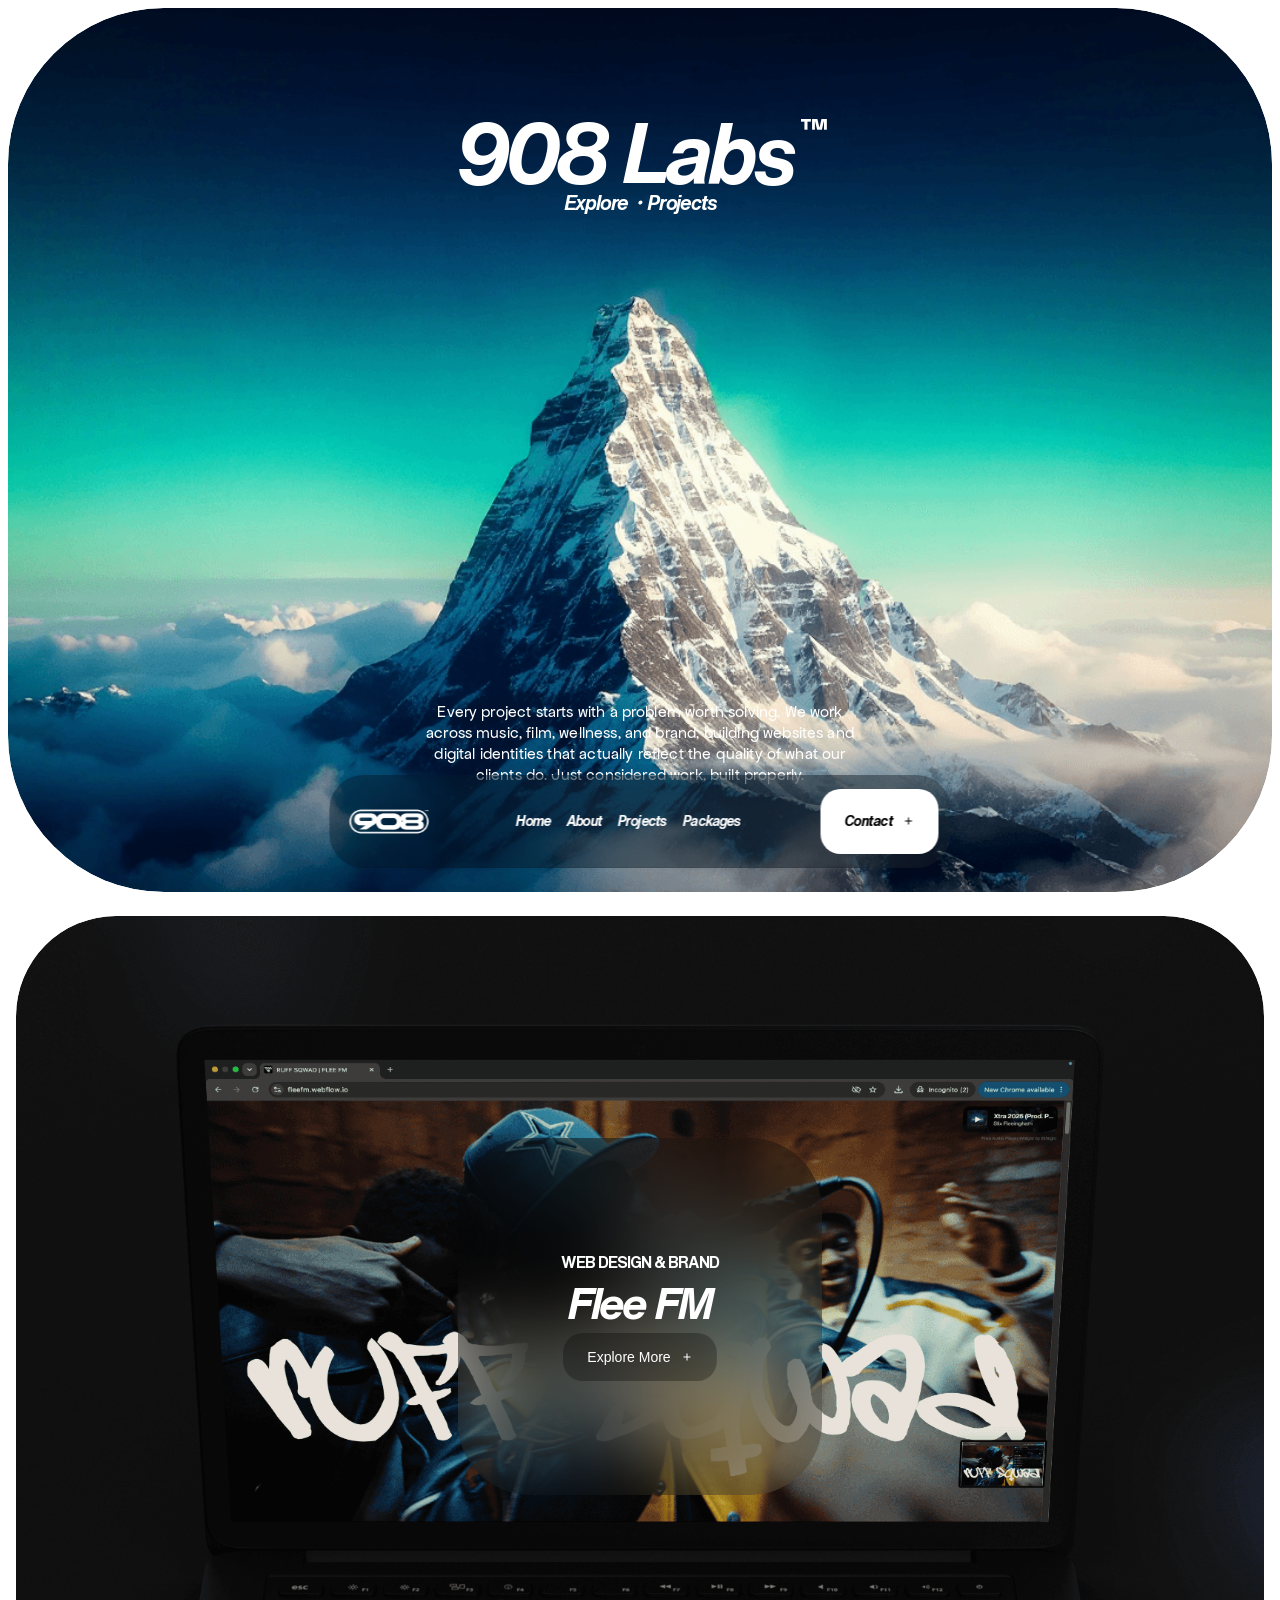
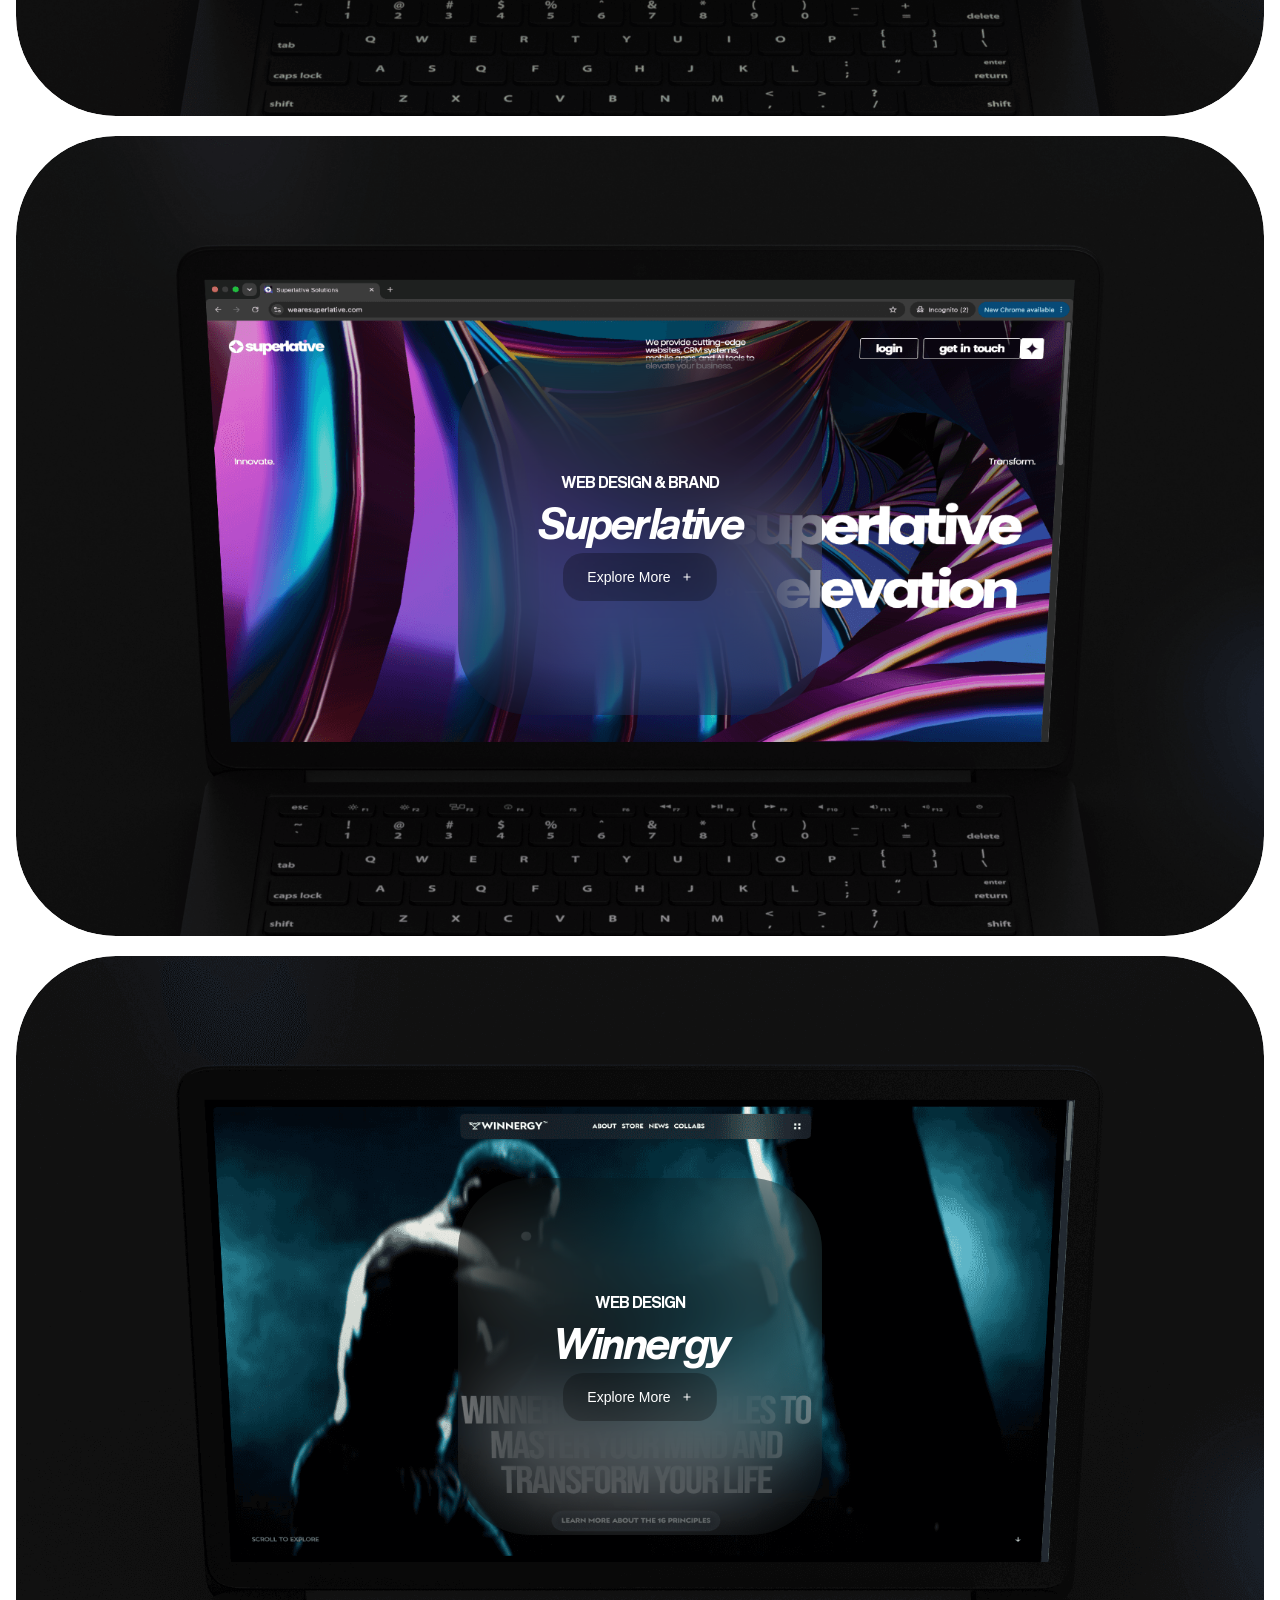
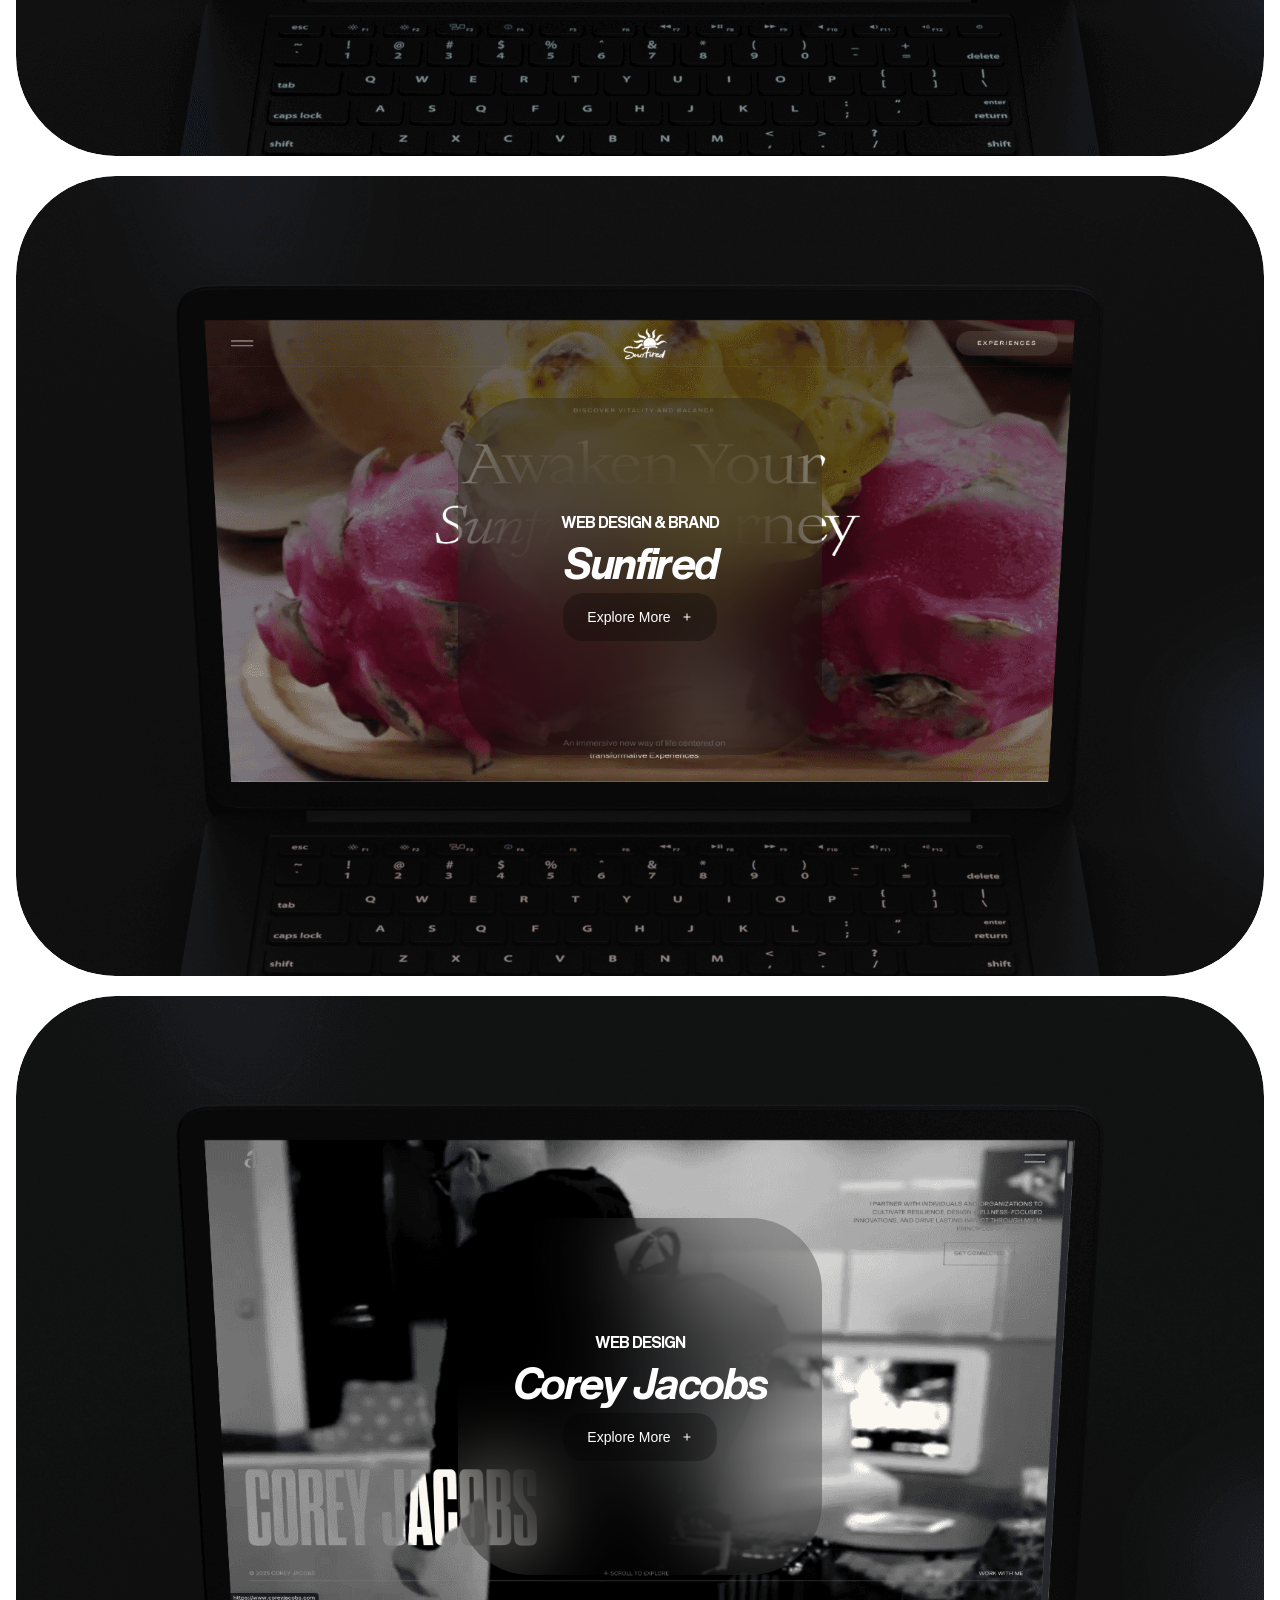
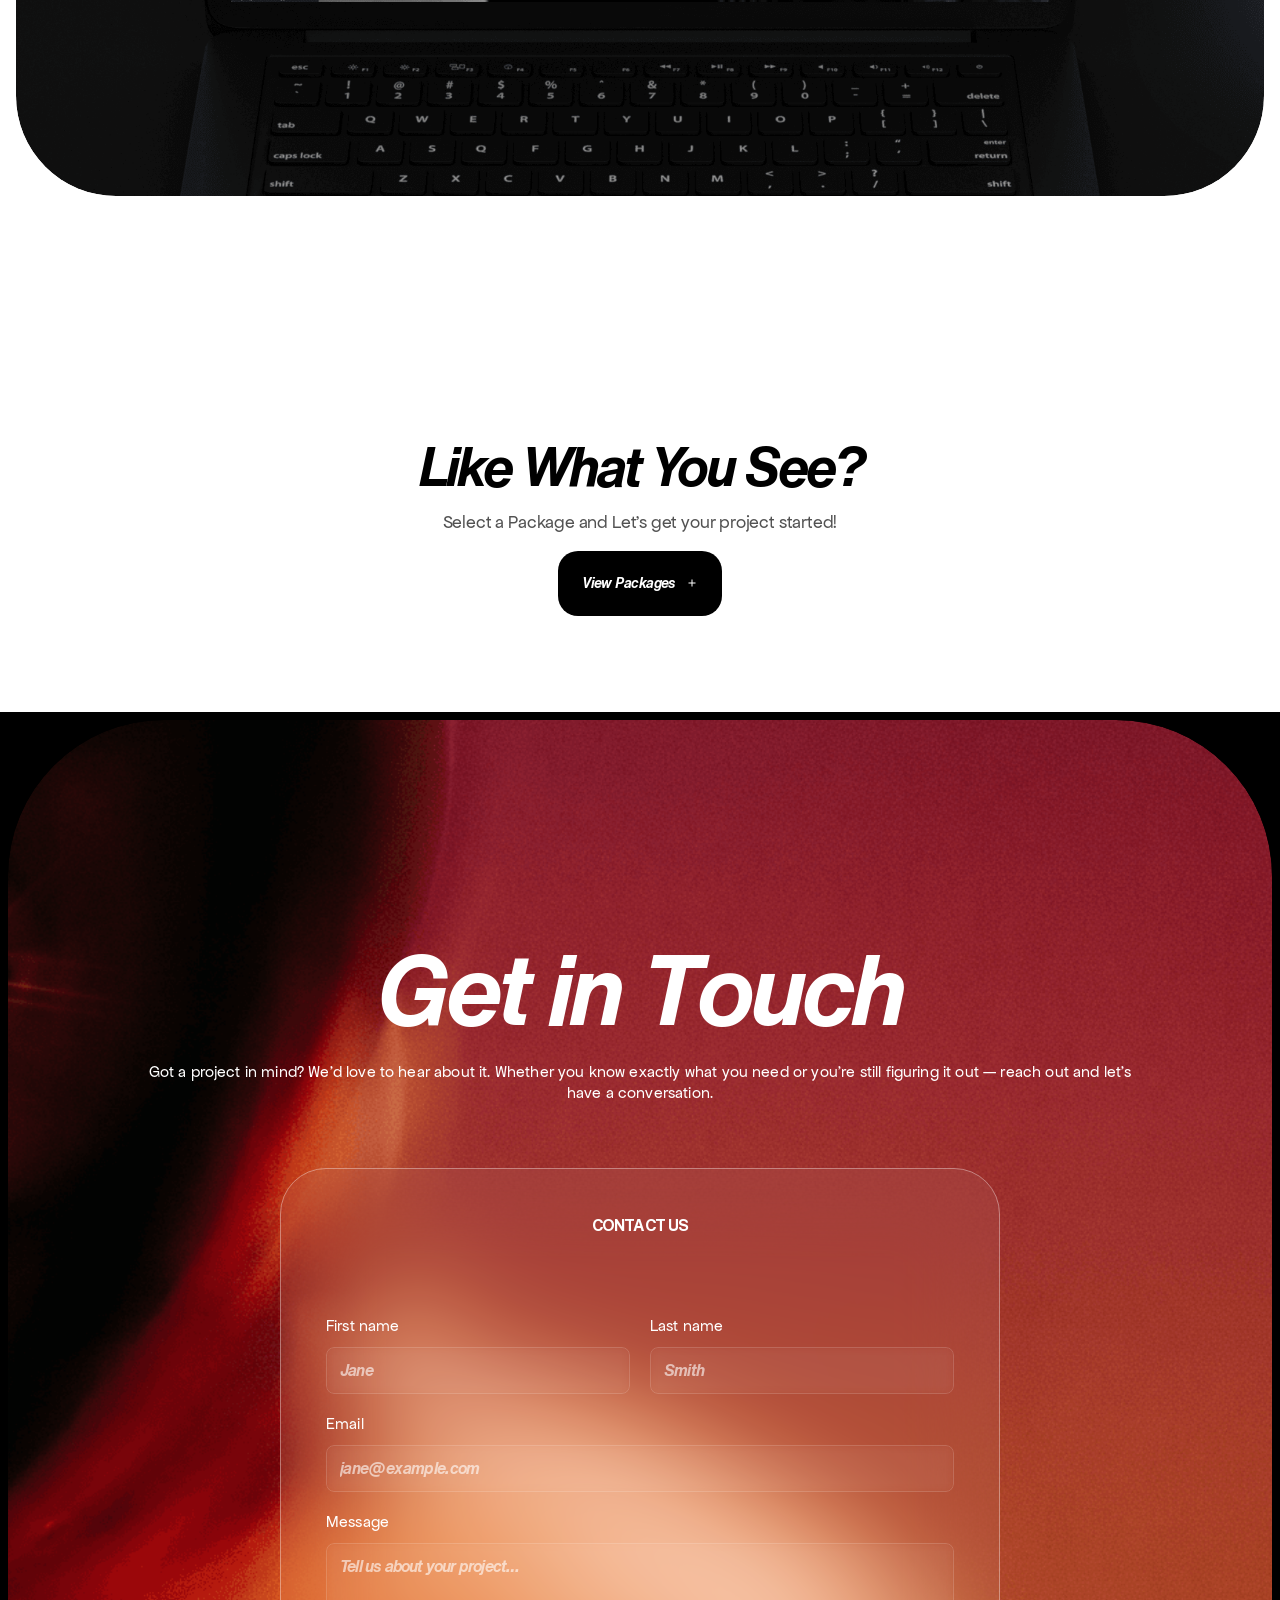
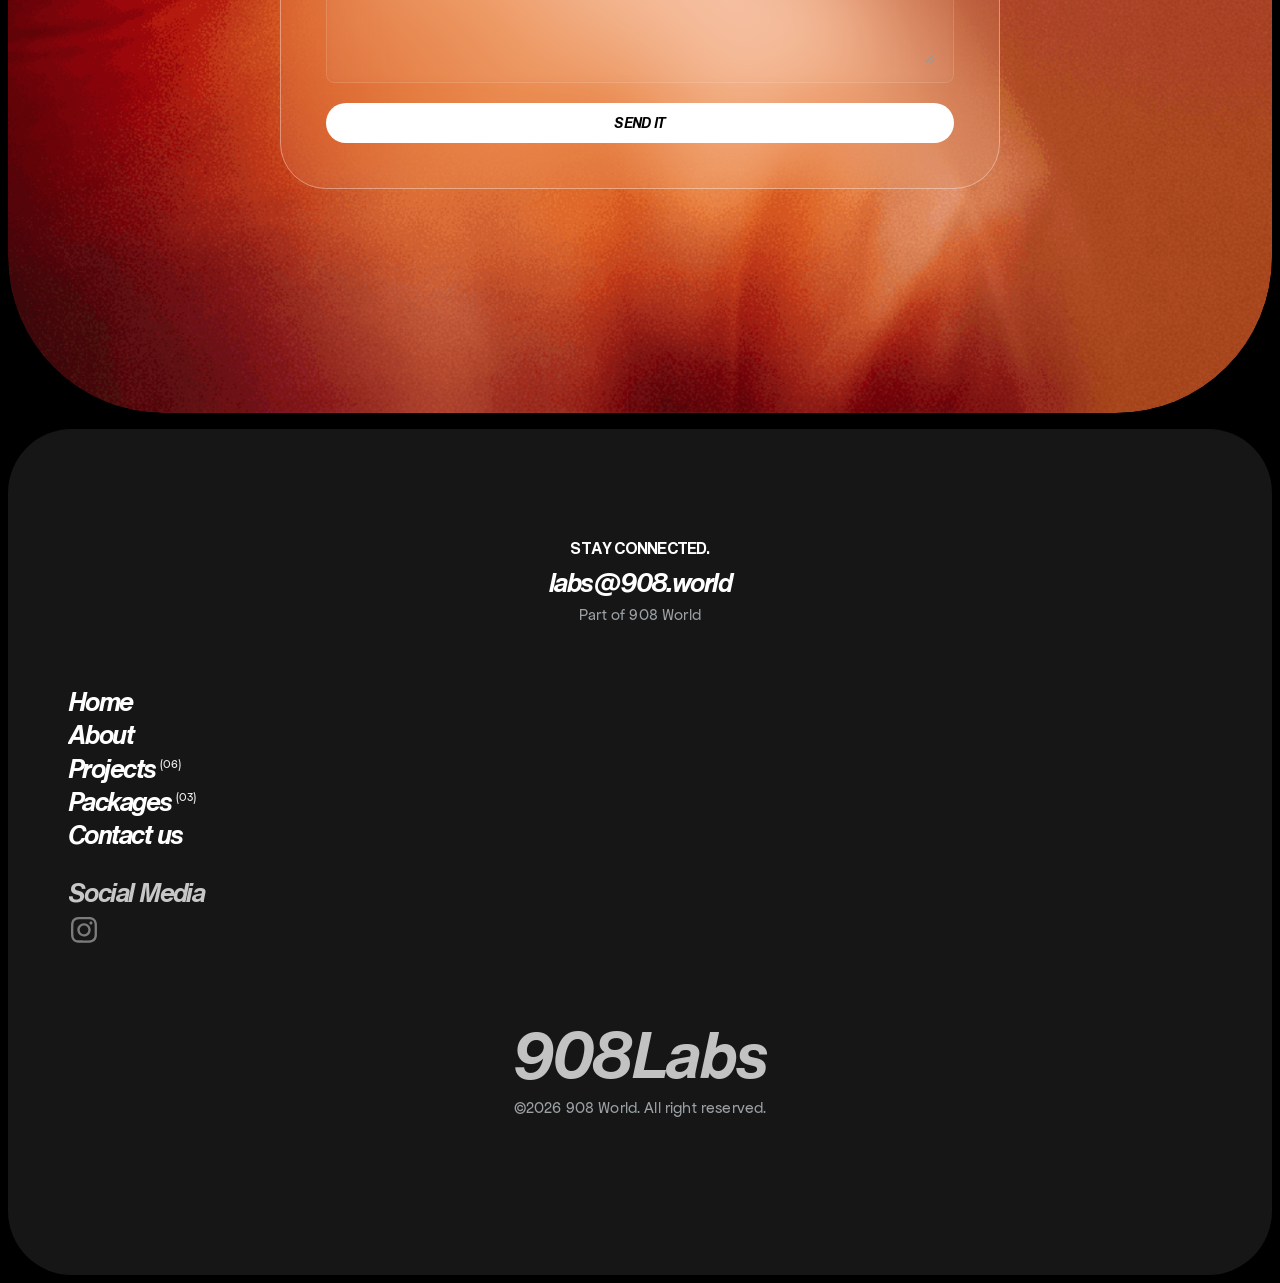
<file: projects.html>
<!doctype html>
<html lang="en">
<head>
	<meta charset="utf-8">
	<meta name="viewport" content="width=device-width">
	<title>908 Labs™ | Design &amp; Development Studio</title>
    <meta name="description" content="908 Labs is a London-based design and development studio building websites, brand systems, and digital platforms for music, film, fashion, and events brands. Part of 908 World.">
    <link href="/assets/img/4qBslxFFQMsQTsCELNN4s0qQw.png" rel="icon" media="(prefers-color-scheme: light)">
    <link href="/assets/img/K0LWANqoiIkGkUovoNLPH6iWL18.png" rel="icon" media="(prefers-color-scheme: dark)">
    <link rel="apple-touch-icon" href="/assets/img/tw0n4bMhMOSQbUp4PCfcui28AsQ.png">
    <!-- Open Graph -->
    <meta property="og:type" content="website">
    <meta property="og:title" content="908 Labs™ | Design &amp; Development Studio">
    <meta property="og:description" content="908 Labs is a London-based design and development studio building websites, brand systems, and digital platforms for music, film, fashion, and events brands. Part of 908 World.">
    <meta property="og:image" content="https://labs.908.world/assets/img/AozjcRTc7SKiXg0akB85Fsncxw.png">
    <!-- X -->
    <meta name="twitter:card" content="summary_large_image">
    <meta name="twitter:title" content="908 Labs™ | Design &amp; Development Studio">
    <meta name="twitter:description" content="908 Labs is a London-based design and development studio building websites, brand systems, and digital platforms for music, film, fashion, and events brands. Part of 908 World.">
    <meta name="twitter:image" content="https://labs.908.world/assets/img/AozjcRTc7SKiXg0akB85Fsncxw.png">
	
	
	
	<meta property="og:url" content="https://labs.908.world/projects">
    
    
	
	
	<meta name="robots" content="max-image-preview:large">
    <link rel="stylesheet" href="/css/framer-05582274db.css">
    <link rel="stylesheet" href="/css/framer-4c8bf27338.css">
    <link rel="stylesheet" href="/css/framer-3c37293e09.css">
    <link rel="stylesheet" href="/css/forms.css">
    <link rel="stylesheet" href="/css/site.css">
    <script src="/js/lenis.min.js" defer></script>
    <script src="/js/site.js" defer></script>
</head>
<body>
	
	
    
    
	
	<div id="main" data-framer-generated-page><link rel="stylesheet" href="/css/framer-3ef50acdf2.css"><div class="framer-U6x1b framer-lkefcw" data-layout-template="true" style="min-height:100vh;width:auto"><link rel="stylesheet" href="/css/framer-f173b4791c.css"><div data-framer-root class="framer-hNEWZ framer-1w7mlkg" style="min-height:100vh;width:auto;display:contents"><div class="framer-1x34cdg-container"><div class="ssr-variant hidden-7v4wrl hidden-ezadf"><section class="framer-SZunD framer-LWjwO framer-J845l framer-15u0m3i framer-v-1t9c97s" data-framer-name="Desktop-light" style="background-color:var(--token-b9a38ae6-6808-421e-8c6e-e2c5bc817a9d, rgb(255, 255, 255));height:100%;max-height:100%;max-width:100%;width:100%"><div class="framer-ufxx0n" data-framer-name="Container" style="border-bottom-left-radius:156px;border-bottom-right-radius:156px;border-top-left-radius:156px;border-top-right-radius:156px"><div style="position:absolute;border-radius:inherit;corner-shape:inherit;top:0;right:0;bottom:0;left:0" data-framer-background-image-wrapper="true"><img decoding="async" width="1392" height="752" sizes="(min-width: 1440px) calc(min(100vw, 1920px) - 16px), (max-width: 809.98px) calc(min(100vw, 1920px) - 16px), (min-width: 810px) and (max-width: 1439.98px) calc(min(100vw, 1920px) - 16px)" srcset="/assets/img/1fZqrwpDZLLRvcfNmcHM3TW4-512.png 512w,/assets/img/1fZqrwpDZLLRvcfNmcHM3TW4-1024.png 1024w,/assets/img/1fZqrwpDZLLRvcfNmcHM3TW4.png 1392w" src="/assets/img/1fZqrwpDZLLRvcfNmcHM3TW4.png" alt="Projects" style="display:block;width:100%;height:100%;border-radius:inherit;corner-shape:inherit;object-position:center;object-fit:cover"></div><div class="framer-1xz8szg" data-framer-name="Text"><div class="framer-yrjw1s" data-framer-name="stack"><div class="framer-1g3pbr0" data-framer-name="Title Lockup"><div class="framer-yy7ywp" data-framer-component-type="RichTextContainer" style="--extracted-gdpscs:var(--token-b9a38ae6-6808-421e-8c6e-e2c5bc817a9d, rgb(255, 255, 255));--framer-link-text-color:rgb(0, 153, 255);--framer-link-text-decoration:underline;transform:none"><h1 dir="auto" class="framer-text" style="--font-selector:Q1VTVE9NVjI7SGVsdmV0aWNhIE5vdyBUZXh0ICBCb2xkIEl0YWxpYw==;--framer-font-family:&quot;Helvetica Now Text  Bold Italic&quot;, &quot;Helvetica Now Text  Bold Italic Placeholder&quot;, sans-serif;--framer-font-open-type-features:'blwf' on, 'cv09' on, 'cv03' on, 'cv04' on, 'cv11' on;--framer-font-size:98px;--framer-font-style:italic;--framer-font-weight:700;--framer-letter-spacing:-0.06em;--framer-line-height:0.9em;--framer-text-alignment:left;--framer-text-color:var(--extracted-gdpscs, var(--token-b9a38ae6-6808-421e-8c6e-e2c5bc817a9d, rgb(255, 255, 255)));--framer-text-transform:inherit" data-fx="chars">908 Labs</h1></div><div class="framer-r65303" data-framer-component-type="RichTextContainer" style="--extracted-gdpscs:var(--token-b9a38ae6-6808-421e-8c6e-e2c5bc817a9d, rgb(255, 255, 255));--framer-link-text-color:rgb(0, 153, 255);--framer-link-text-decoration:underline;transform:none"><h1 dir="auto" class="framer-text" style="--font-selector:Q1VTVE9NVjI7SGVsdmV0aWNhIE5vdyBUZXh0ICBCb2xkIEl0YWxpYw==;--framer-font-family:&quot;Helvetica Now Text  Bold Italic&quot;, &quot;Helvetica Now Text  Bold Italic Placeholder&quot;, sans-serif;--framer-font-open-type-features:'blwf' on, 'cv09' on, 'cv03' on, 'cv04' on, 'cv11' on;--framer-font-size:32px;--framer-font-style:italic;--framer-font-weight:700;--framer-letter-spacing:-0.06em;--framer-line-height:1em;--framer-text-color:var(--extracted-gdpscs, var(--token-b9a38ae6-6808-421e-8c6e-e2c5bc817a9d, rgb(255, 255, 255)));--framer-text-transform:inherit" data-fx="chars">™</h1></div></div><div class="framer-14taep6" data-framer-component-type="RichTextContainer" style="--extracted-1lwpl3i:var(--token-b9a38ae6-6808-421e-8c6e-e2c5bc817a9d, rgb(255, 255, 255));--framer-link-text-color:rgb(0, 153, 255);--framer-link-text-decoration:underline;transform:none"><h5 class="framer-text framer-styles-preset-g92w1w" data-styles-preset="V6_H8eRx1" dir="auto" style="--framer-text-alignment:start;--framer-text-color:var(--extracted-1lwpl3i, var(--token-b9a38ae6-6808-421e-8c6e-e2c5bc817a9d, rgb(255, 255, 255)))" data-fx="chars" data-fx-unset="0">Explore・Projects</h5></div></div><div class="framer-1nshnt0" data-framer-name="About Maverick"><div class="framer-12dmf8y" data-framer-component-type="RichTextContainer" style="--extracted-r6o4lv:var(--token-b9a38ae6-6808-421e-8c6e-e2c5bc817a9d, rgb(255, 255, 255));--framer-link-text-color:rgb(0, 153, 255);--framer-link-text-decoration:underline;transform:none"><p class="framer-text framer-styles-preset-d8lgz7" data-styles-preset="R1K60oWJQ" dir="auto" style="--framer-text-alignment:start;--framer-text-color:var(--extracted-r6o4lv, var(--token-b9a38ae6-6808-421e-8c6e-e2c5bc817a9d, rgb(255, 255, 255)))">Every project starts with a problem worth solving. We work across music, film, wellness, and brand, building websites and digital identities that actually reflect the quality of what our clients do. Just considered work, built properly.</p></div></div></div><div class="framer-1xjpnxp-container"><div data-us-dpi="1" data-us-scale="1" data-us-fps="60" style="width:100%;height:100%"></div></div></div></section></div><div class="ssr-variant hidden-1w7mlkg hidden-ezadf"><section class="framer-SZunD framer-LWjwO framer-J845l framer-15u0m3i framer-v-1gtykls" data-framer-name="Phone-light" style="background-color:var(--token-b9a38ae6-6808-421e-8c6e-e2c5bc817a9d, rgb(255, 255, 255));height:100%;max-height:100%;max-width:100%;width:100%"><div class="framer-ufxx0n" data-framer-name="Container" style="border-bottom-left-radius:106px;border-bottom-right-radius:106px;border-top-left-radius:106px;border-top-right-radius:106px"><div style="position:absolute;border-radius:inherit;corner-shape:inherit;top:0;right:0;bottom:0;left:0" data-framer-background-image-wrapper="true"><img decoding="async" width="1392" height="752" sizes="(min-width: 1440px) calc(min(100vw, 1920px) - 16px), (max-width: 809.98px) calc(min(100vw, 1920px) - 16px), (min-width: 810px) and (max-width: 1439.98px) calc(min(100vw, 1920px) - 16px)" srcset="/assets/img/1fZqrwpDZLLRvcfNmcHM3TW4-512.png 512w,/assets/img/1fZqrwpDZLLRvcfNmcHM3TW4-1024.png 1024w,/assets/img/1fZqrwpDZLLRvcfNmcHM3TW4.png 1392w" src="/assets/img/1fZqrwpDZLLRvcfNmcHM3TW4.png" alt="Projects" style="display:block;width:100%;height:100%;border-radius:inherit;corner-shape:inherit;object-position:center;object-fit:cover"></div><div class="framer-1xz8szg" data-framer-name="Text"><div class="framer-yrjw1s" data-framer-name="stack"><div class="framer-1g3pbr0" data-framer-name="Title Lockup"><div class="framer-yy7ywp" data-framer-component-type="RichTextContainer" style="--extracted-gdpscs:var(--token-b9a38ae6-6808-421e-8c6e-e2c5bc817a9d, rgb(255, 255, 255));--framer-link-text-color:rgb(0, 153, 255);--framer-link-text-decoration:underline;transform:none"><h1 dir="auto" class="framer-text" style="--font-selector:Q1VTVE9NVjI7SGVsdmV0aWNhIE5vdyBUZXh0ICBCb2xkIEl0YWxpYw==;--framer-font-family:&quot;Helvetica Now Text  Bold Italic&quot;, &quot;Helvetica Now Text  Bold Italic Placeholder&quot;, sans-serif;--framer-font-open-type-features:'blwf' on, 'cv09' on, 'cv03' on, 'cv04' on, 'cv11' on;--framer-font-size:50px;--framer-font-style:italic;--framer-font-weight:700;--framer-letter-spacing:-0.06em;--framer-line-height:0.9em;--framer-text-alignment:center;--framer-text-color:var(--extracted-gdpscs, var(--token-b9a38ae6-6808-421e-8c6e-e2c5bc817a9d, rgb(255, 255, 255)));--framer-text-transform:inherit" data-fx="chars">908 Labs</h1></div><div class="framer-r65303" data-framer-component-type="RichTextContainer" style="--extracted-gdpscs:var(--token-b9a38ae6-6808-421e-8c6e-e2c5bc817a9d, rgb(255, 255, 255));--framer-link-text-color:rgb(0, 153, 255);--framer-link-text-decoration:underline;transform:none"><h1 dir="auto" class="framer-text" style="--font-selector:Q1VTVE9NVjI7SGVsdmV0aWNhIE5vdyBUZXh0ICBCb2xkIEl0YWxpYw==;--framer-font-family:&quot;Helvetica Now Text  Bold Italic&quot;, &quot;Helvetica Now Text  Bold Italic Placeholder&quot;, sans-serif;--framer-font-open-type-features:'blwf' on, 'cv09' on, 'cv03' on, 'cv04' on, 'cv11' on;--framer-font-size:18px;--framer-font-style:italic;--framer-font-weight:700;--framer-letter-spacing:-0.06em;--framer-line-height:1em;--framer-text-alignment:center;--framer-text-color:var(--extracted-gdpscs, var(--token-b9a38ae6-6808-421e-8c6e-e2c5bc817a9d, rgb(255, 255, 255)));--framer-text-transform:inherit" data-fx="chars">™</h1></div></div><div class="framer-14taep6" data-framer-component-type="RichTextContainer" style="--extracted-1lwpl3i:var(--token-b9a38ae6-6808-421e-8c6e-e2c5bc817a9d, rgb(255, 255, 255));--framer-link-text-color:rgb(0, 153, 255);--framer-link-text-decoration:underline;transform:none"><h5 class="framer-text framer-styles-preset-g92w1w" data-styles-preset="V6_H8eRx1" dir="auto" style="--framer-text-alignment:center;--framer-text-color:var(--extracted-1lwpl3i, var(--token-b9a38ae6-6808-421e-8c6e-e2c5bc817a9d, rgb(255, 255, 255)))" data-fx="chars" data-fx-unset="0">Explore・Projects</h5></div></div><div class="framer-1nshnt0" data-framer-name="About Maverick"><div class="framer-12dmf8y" data-framer-component-type="RichTextContainer" style="--extracted-r6o4lv:var(--token-b9a38ae6-6808-421e-8c6e-e2c5bc817a9d, rgb(255, 255, 255));--framer-link-text-color:rgb(0, 153, 255);--framer-link-text-decoration:underline;transform:none"><p class="framer-text framer-styles-preset-d8lgz7" data-styles-preset="R1K60oWJQ" dir="auto" style="--framer-text-alignment:center;--framer-text-color:var(--extracted-r6o4lv, var(--token-b9a38ae6-6808-421e-8c6e-e2c5bc817a9d, rgb(255, 255, 255)))">Every project starts with a problem worth solving. We work across music, film, wellness, and brand, building websites and digital identities that actually reflect the quality of what our clients do. Just considered work, built properly.</p></div></div></div><div class="framer-1xjpnxp-container"><div data-us-dpi="1" data-us-scale="1" data-us-fps="60" style="width:100%;height:100%"></div></div></div></section></div><div class="ssr-variant hidden-1w7mlkg hidden-7v4wrl"><section class="framer-SZunD framer-LWjwO framer-J845l framer-15u0m3i framer-v-uks2qu" data-framer-name="Tablet-Light" style="background-color:var(--token-b9a38ae6-6808-421e-8c6e-e2c5bc817a9d, rgb(255, 255, 255));height:100%;max-height:100%;max-width:100%;width:100%"><div class="framer-ufxx0n" data-framer-name="Container" style="border-bottom-left-radius:156px;border-bottom-right-radius:156px;border-top-left-radius:156px;border-top-right-radius:156px"><div style="position:absolute;border-radius:inherit;corner-shape:inherit;top:0;right:0;bottom:0;left:0" data-framer-background-image-wrapper="true"><img decoding="async" width="1392" height="752" sizes="(min-width: 1440px) calc(min(100vw, 1920px) - 16px), (max-width: 809.98px) calc(min(100vw, 1920px) - 16px), (min-width: 810px) and (max-width: 1439.98px) calc(min(100vw, 1920px) - 16px)" srcset="/assets/img/1fZqrwpDZLLRvcfNmcHM3TW4-512.png 512w,/assets/img/1fZqrwpDZLLRvcfNmcHM3TW4-1024.png 1024w,/assets/img/1fZqrwpDZLLRvcfNmcHM3TW4.png 1392w" src="/assets/img/1fZqrwpDZLLRvcfNmcHM3TW4.png" alt="Projects" style="display:block;width:100%;height:100%;border-radius:inherit;corner-shape:inherit;object-position:center;object-fit:cover"></div><div class="framer-1xz8szg" data-framer-name="Text"><div class="framer-yrjw1s" data-framer-name="stack"><div class="framer-1g3pbr0" data-framer-name="Title Lockup"><div class="framer-yy7ywp" data-framer-component-type="RichTextContainer" style="--extracted-gdpscs:var(--token-b9a38ae6-6808-421e-8c6e-e2c5bc817a9d, rgb(255, 255, 255));--framer-link-text-color:rgb(0, 153, 255);--framer-link-text-decoration:underline;transform:none"><h1 dir="auto" class="framer-text" style="--font-selector:Q1VTVE9NVjI7SGVsdmV0aWNhIE5vdyBUZXh0ICBCb2xkIEl0YWxpYw==;--framer-font-family:&quot;Helvetica Now Text  Bold Italic&quot;, &quot;Helvetica Now Text  Bold Italic Placeholder&quot;, sans-serif;--framer-font-open-type-features:'blwf' on, 'cv09' on, 'cv03' on, 'cv04' on, 'cv11' on;--framer-font-size:84px;--framer-font-style:italic;--framer-font-weight:700;--framer-letter-spacing:-0.06em;--framer-line-height:0.9em;--framer-text-alignment:center;--framer-text-color:var(--extracted-gdpscs, var(--token-b9a38ae6-6808-421e-8c6e-e2c5bc817a9d, rgb(255, 255, 255)));--framer-text-transform:inherit" data-fx="chars">908 Labs</h1></div><div class="framer-r65303" data-framer-component-type="RichTextContainer" style="--extracted-gdpscs:var(--token-b9a38ae6-6808-421e-8c6e-e2c5bc817a9d, rgb(255, 255, 255));--framer-link-text-color:rgb(0, 153, 255);--framer-link-text-decoration:underline;transform:none"><h1 dir="auto" class="framer-text" style="--font-selector:Q1VTVE9NVjI7SGVsdmV0aWNhIE5vdyBUZXh0ICBCb2xkIEl0YWxpYw==;--framer-font-family:&quot;Helvetica Now Text  Bold Italic&quot;, &quot;Helvetica Now Text  Bold Italic Placeholder&quot;, sans-serif;--framer-font-open-type-features:'blwf' on, 'cv09' on, 'cv03' on, 'cv04' on, 'cv11' on;--framer-font-size:28px;--framer-font-style:italic;--framer-font-weight:700;--framer-letter-spacing:-0.06em;--framer-line-height:1em;--framer-text-alignment:center;--framer-text-color:var(--extracted-gdpscs, var(--token-b9a38ae6-6808-421e-8c6e-e2c5bc817a9d, rgb(255, 255, 255)));--framer-text-transform:inherit" data-fx="chars">™</h1></div></div><div class="framer-14taep6" data-framer-component-type="RichTextContainer" style="--extracted-1lwpl3i:rgb(255, 255, 255);--framer-link-text-color:rgb(0, 153, 255);--framer-link-text-decoration:underline;transform:none"><h5 class="framer-text framer-styles-preset-g92w1w" data-styles-preset="V6_H8eRx1" dir="auto" style="--framer-text-alignment:center;--framer-text-color:var(--extracted-1lwpl3i, rgb(255, 255, 255))" data-fx="chars" data-fx-unset="0">Explore・Projects</h5></div></div><div class="framer-1nshnt0" data-framer-name="About Maverick"><div class="framer-12dmf8y" data-framer-component-type="RichTextContainer" style="--extracted-r6o4lv:var(--token-b9a38ae6-6808-421e-8c6e-e2c5bc817a9d, rgb(255, 255, 255));--framer-link-text-color:rgb(0, 153, 255);--framer-link-text-decoration:underline;transform:none"><p class="framer-text framer-styles-preset-d8lgz7" data-styles-preset="R1K60oWJQ" dir="auto" style="--framer-text-alignment:center;--framer-text-color:var(--extracted-r6o4lv, var(--token-b9a38ae6-6808-421e-8c6e-e2c5bc817a9d, rgb(255, 255, 255)))">Every project starts with a problem worth solving. We work across music, film, wellness, and brand, building websites and digital identities that actually reflect the quality of what our clients do. Just considered work, built properly.</p></div></div></div><div class="framer-1xjpnxp-container"><div data-us-dpi="1" data-us-scale="1" data-us-fps="60" style="width:100%;height:100%"></div></div></div></section></div></div><section class="framer-1s6i80w" data-framer-name="Project Listing"><div class="framer-9k84w9" data-framer-name="Collection"><div class="framer-iv3ipa" data-framer-name="Project"><div class="ssr-variant hidden-7v4wrl hidden-ezadf"><div class="framer-pbm26q-container" data-framer-name="Project Card" name="Project Card"><div data-hover-snap="framer-v-12sa55r-0" data-href="/projects/flee-fm" role="link" tabindex="0" name="Project Card" class="framer-FREOR framer-5z9hZ framer-12sa55r framer-v-12sa55r" data-framer-name="Variant 1" style="height:100%;width:100%;border-bottom-left-radius:100px;border-bottom-right-radius:100px;border-top-left-radius:100px;border-top-right-radius:100px"><div style="position:absolute;border-radius:inherit;corner-shape:inherit;top:0;right:0;bottom:0;left:0" data-framer-background-image-wrapper="true"><img decoding="async" loading="lazy" width="1920" height="1080" sizes="(min-width: 1440px) max((min(100vw, 1920px) - 52px) / 2, 50px), (max-width: 809.98px) max(min(100vw, 1920px) - 32px, 50px), (min-width: 810px) and (max-width: 1439.98px) max(min(100vw, 1920px) - 32px, 50px)" srcset="/assets/img/SDhAZg5IhBW1cdnvtUjCFw4a4-512.png 512w,/assets/img/SDhAZg5IhBW1cdnvtUjCFw4a4-1024.png 1024w,/assets/img/SDhAZg5IhBW1cdnvtUjCFw4a4.png 1920w" src="/assets/img/SDhAZg5IhBW1cdnvtUjCFw4a4.png" alt="Beyond Time" style="display:block;width:100%;height:100%;border-radius:inherit;corner-shape:inherit;object-position:center;object-fit:cover"></div><div class="framer-1pdwzkg" style="backdrop-filter:blur(44px);background-color:rgba(0, 0, 0, 0.24);-webkit-backdrop-filter:blur(44px);border-bottom-left-radius:72px;border-bottom-right-radius:72px;border-top-left-radius:72px;border-top-right-radius:72px"><div class="framer-1l73ez7" data-framer-component-type="RichTextContainer" style="--extracted-1lwpl3i:var(--token-b9a38ae6-6808-421e-8c6e-e2c5bc817a9d, rgb(255, 255, 255));--framer-link-text-color:rgb(0, 153, 255);--framer-link-text-decoration:underline;transform:none"><h5 dir="auto" class="framer-text" style="--font-selector:Q1VTVE9NVjI7SGVsdmV0aWNhIE5vdyBUZXh0ICBCb2xk;--framer-font-family:&quot;Helvetica Now Text  Bold&quot;, &quot;Helvetica Now Text  Bold Placeholder&quot;, sans-serif;--framer-font-open-type-features:'blwf' on, 'cv09' on, 'cv03' on, 'cv04' on, 'cv11' on;--framer-font-weight:700;--framer-letter-spacing:-0.06em;--framer-line-height:1.4em;--framer-text-alignment:center;--framer-text-color:var(--extracted-1lwpl3i, var(--token-b9a38ae6-6808-421e-8c6e-e2c5bc817a9d, rgb(255, 255, 255)));--framer-text-transform:uppercase" data-fx="chars">Web Design &amp; Brand</h5></div><div class="framer-5oug7w" data-framer-component-type="RichTextContainer" style="--extracted-1of0zx5:var(--token-b9a38ae6-6808-421e-8c6e-e2c5bc817a9d, rgb(255, 255, 255));--framer-link-text-color:rgb(0, 153, 255);--framer-link-text-decoration:underline;transform:none"><h2 class="framer-text framer-styles-preset-1tp2un9" data-styles-preset="yapCj9upi" style="--framer-text-alignment:center;--framer-text-color:var(--extracted-1of0zx5, var(--token-b9a38ae6-6808-421e-8c6e-e2c5bc817a9d, rgb(255, 255, 255)))" data-fx="chars">Flee FM</h2></div></div></div></div></div><div class="ssr-variant hidden-1w7mlkg"><div class="framer-pbm26q-container" data-framer-name="Project Card" name="Project Card"><div data-href="/projects/flee-fm" role="link" tabindex="0" name="Project Card" class="framer-FREOR framer-5z9hZ framer-12sa55r framer-v-161bz03" data-framer-name="Variant 2 - Without Hover" style="height:100%;width:100%;border-bottom-left-radius:100px;border-bottom-right-radius:100px;border-top-left-radius:100px;border-top-right-radius:100px"><div style="position:absolute;border-radius:inherit;corner-shape:inherit;top:0;right:0;bottom:0;left:0" data-framer-background-image-wrapper="true"><img decoding="async" loading="lazy" width="1920" height="1080" sizes="(min-width: 1440px) max((min(100vw, 1920px) - 52px) / 2, 50px), (max-width: 809.98px) max(min(100vw, 1920px) - 32px, 50px), (min-width: 810px) and (max-width: 1439.98px) max(min(100vw, 1920px) - 32px, 50px)" srcset="/assets/img/SDhAZg5IhBW1cdnvtUjCFw4a4-512.png 512w,/assets/img/SDhAZg5IhBW1cdnvtUjCFw4a4-1024.png 1024w,/assets/img/SDhAZg5IhBW1cdnvtUjCFw4a4.png 1920w" src="/assets/img/SDhAZg5IhBW1cdnvtUjCFw4a4.png" alt="Beyond Time" style="display:block;width:100%;height:100%;border-radius:inherit;corner-shape:inherit;object-position:center;object-fit:cover"></div><div class="framer-1pdwzkg" style="backdrop-filter:blur(44px);background-color:rgba(0, 0, 0, 0.24);-webkit-backdrop-filter:blur(44px);border-bottom-left-radius:72px;border-bottom-right-radius:72px;border-top-left-radius:72px;border-top-right-radius:72px"><div class="framer-1l73ez7" data-framer-component-type="RichTextContainer" style="--extracted-1lwpl3i:var(--token-b9a38ae6-6808-421e-8c6e-e2c5bc817a9d, rgb(255, 255, 255));--framer-link-text-color:rgb(0, 153, 255);--framer-link-text-decoration:underline;transform:none"><h5 dir="auto" class="framer-text" style="--font-selector:Q1VTVE9NVjI7SGVsdmV0aWNhIE5vdyBUZXh0ICBCb2xk;--framer-font-family:&quot;Helvetica Now Text  Bold&quot;, &quot;Helvetica Now Text  Bold Placeholder&quot;, sans-serif;--framer-font-open-type-features:'blwf' on, 'cv09' on, 'cv03' on, 'cv04' on, 'cv11' on;--framer-font-weight:700;--framer-letter-spacing:-0.06em;--framer-line-height:1.4em;--framer-text-alignment:center;--framer-text-color:var(--extracted-1lwpl3i, var(--token-b9a38ae6-6808-421e-8c6e-e2c5bc817a9d, rgb(255, 255, 255)));--framer-text-transform:uppercase" data-fx="chars">Web Design &amp; Brand</h5></div><div class="framer-5oug7w" data-framer-component-type="RichTextContainer" style="--extracted-1of0zx5:var(--token-b9a38ae6-6808-421e-8c6e-e2c5bc817a9d, rgb(255, 255, 255));--framer-link-text-color:rgb(0, 153, 255);--framer-link-text-decoration:underline;transform:none"><h2 class="framer-text framer-styles-preset-1tp2un9" data-styles-preset="yapCj9upi" style="--framer-text-alignment:center;--framer-text-color:var(--extracted-1of0zx5, var(--token-b9a38ae6-6808-421e-8c6e-e2c5bc817a9d, rgb(255, 255, 255)))" data-fx="chars">Flee FM</h2></div><div class="framer-etpqrr-container"><a class="framer-DHpVm framer-mmrlrr framer-v-mmrlrr framer-1eyjkso" data-framer-name="Variant 1" data-highlight="true" href="/projects/flee-fm" tabindex="0" style="backdrop-filter:blur(32px);background-color:rgba(0, 0, 0, 0.23);-webkit-backdrop-filter:blur(32px);border-bottom-left-radius:20px;border-bottom-right-radius:20px;border-top-left-radius:20px;border-top-right-radius:20px"><div class="framer-1iaov7i" data-framer-component-type="RichTextContainer" style="--extracted-r6o4lv:rgb(255, 255, 255);--framer-link-text-color:rgb(0, 153, 255);--framer-link-text-decoration:underline;--framer-paragraph-spacing:0px;transform:none"><p class="framer-text" style="--font-selector:Q1VTVE9NO05ldWUgTW9udHJlYWwgUmVndWxhcg==;--framer-font-family:&quot;Neue Montreal Regular&quot;, &quot;Neue Montreal Regular Placeholder&quot;, sans-serif;--framer-font-size:14px;--framer-text-alignment:center;--framer-text-color:var(--extracted-r6o4lv, rgb(255, 255, 255))">Explore More</p></div><div class="framer-p8oi1e"><div class="framer-1u9vmth-container" style="transform:none"><div style="display:contents"><svg xmlns="http://www.w3.org/2000/svg" focusable="false" viewBox="0 0 24 24" color="rgb(255, 255, 255)" aria-hidden="true" style="user-select:none;width:100%;height:100%;display:inline-block;fill:rgb(255, 255, 255);flex-shrink:0"><path d="M19 13h-6v6h-2v-6H5v-2h6V5h2v6h6v2z"></path></svg></div></div></div></a></div></div></div></div></div></div><div class="framer-iv3ipa" data-framer-name="Project"><div class="ssr-variant hidden-7v4wrl hidden-ezadf"><div class="framer-pbm26q-container" data-framer-name="Project Card" name="Project Card"><div data-hover-snap="framer-v-12sa55r-1" data-href="/projects/superlative" role="link" tabindex="0" name="Project Card" class="framer-FREOR framer-5z9hZ framer-12sa55r framer-v-12sa55r" data-framer-name="Variant 1" style="height:100%;width:100%;border-bottom-left-radius:100px;border-bottom-right-radius:100px;border-top-left-radius:100px;border-top-right-radius:100px"><div style="position:absolute;border-radius:inherit;corner-shape:inherit;top:0;right:0;bottom:0;left:0" data-framer-background-image-wrapper="true"><img decoding="async" loading="lazy" width="1920" height="1080" sizes="(min-width: 1440px) max((min(100vw, 1920px) - 52px) / 2, 50px), (max-width: 809.98px) max(min(100vw, 1920px) - 32px, 50px), (min-width: 810px) and (max-width: 1439.98px) max(min(100vw, 1920px) - 32px, 50px)" srcset="/assets/img/DQWgM9KpXBOVVkCXolDow13cH04-512.png 512w,/assets/img/DQWgM9KpXBOVVkCXolDow13cH04-1024.png 1024w,/assets/img/DQWgM9KpXBOVVkCXolDow13cH04.png 1920w" src="/assets/img/DQWgM9KpXBOVVkCXolDow13cH04.png" alt="Brand Redefine" style="display:block;width:100%;height:100%;border-radius:inherit;corner-shape:inherit;object-position:center;object-fit:cover"></div><div class="framer-1pdwzkg" style="backdrop-filter:blur(44px);background-color:rgba(0, 0, 0, 0.24);-webkit-backdrop-filter:blur(44px);border-bottom-left-radius:72px;border-bottom-right-radius:72px;border-top-left-radius:72px;border-top-right-radius:72px"><div class="framer-1l73ez7" data-framer-component-type="RichTextContainer" style="--extracted-1lwpl3i:var(--token-b9a38ae6-6808-421e-8c6e-e2c5bc817a9d, rgb(255, 255, 255));--framer-link-text-color:rgb(0, 153, 255);--framer-link-text-decoration:underline;transform:none"><h5 dir="auto" class="framer-text" style="--font-selector:Q1VTVE9NVjI7SGVsdmV0aWNhIE5vdyBUZXh0ICBCb2xk;--framer-font-family:&quot;Helvetica Now Text  Bold&quot;, &quot;Helvetica Now Text  Bold Placeholder&quot;, sans-serif;--framer-font-open-type-features:'blwf' on, 'cv09' on, 'cv03' on, 'cv04' on, 'cv11' on;--framer-font-weight:700;--framer-letter-spacing:-0.06em;--framer-line-height:1.4em;--framer-text-alignment:center;--framer-text-color:var(--extracted-1lwpl3i, var(--token-b9a38ae6-6808-421e-8c6e-e2c5bc817a9d, rgb(255, 255, 255)));--framer-text-transform:uppercase" data-fx="chars">Web Design &amp; Brand</h5></div><div class="framer-5oug7w" data-framer-component-type="RichTextContainer" style="--extracted-1of0zx5:var(--token-b9a38ae6-6808-421e-8c6e-e2c5bc817a9d, rgb(255, 255, 255));--framer-link-text-color:rgb(0, 153, 255);--framer-link-text-decoration:underline;transform:none"><h2 class="framer-text framer-styles-preset-1tp2un9" data-styles-preset="yapCj9upi" style="--framer-text-alignment:center;--framer-text-color:var(--extracted-1of0zx5, var(--token-b9a38ae6-6808-421e-8c6e-e2c5bc817a9d, rgb(255, 255, 255)))" data-fx="chars">Superlative</h2></div></div></div></div></div><div class="ssr-variant hidden-1w7mlkg"><div class="framer-pbm26q-container" data-framer-name="Project Card" name="Project Card"><div data-href="/projects/superlative" role="link" tabindex="0" name="Project Card" class="framer-FREOR framer-5z9hZ framer-12sa55r framer-v-161bz03" data-framer-name="Variant 2 - Without Hover" style="height:100%;width:100%;border-bottom-left-radius:100px;border-bottom-right-radius:100px;border-top-left-radius:100px;border-top-right-radius:100px"><div style="position:absolute;border-radius:inherit;corner-shape:inherit;top:0;right:0;bottom:0;left:0" data-framer-background-image-wrapper="true"><img decoding="async" loading="lazy" width="1920" height="1080" sizes="(min-width: 1440px) max((min(100vw, 1920px) - 52px) / 2, 50px), (max-width: 809.98px) max(min(100vw, 1920px) - 32px, 50px), (min-width: 810px) and (max-width: 1439.98px) max(min(100vw, 1920px) - 32px, 50px)" srcset="/assets/img/DQWgM9KpXBOVVkCXolDow13cH04-512.png 512w,/assets/img/DQWgM9KpXBOVVkCXolDow13cH04-1024.png 1024w,/assets/img/DQWgM9KpXBOVVkCXolDow13cH04.png 1920w" src="/assets/img/DQWgM9KpXBOVVkCXolDow13cH04.png" alt="Brand Redefine" style="display:block;width:100%;height:100%;border-radius:inherit;corner-shape:inherit;object-position:center;object-fit:cover"></div><div class="framer-1pdwzkg" style="backdrop-filter:blur(44px);background-color:rgba(0, 0, 0, 0.24);-webkit-backdrop-filter:blur(44px);border-bottom-left-radius:72px;border-bottom-right-radius:72px;border-top-left-radius:72px;border-top-right-radius:72px"><div class="framer-1l73ez7" data-framer-component-type="RichTextContainer" style="--extracted-1lwpl3i:var(--token-b9a38ae6-6808-421e-8c6e-e2c5bc817a9d, rgb(255, 255, 255));--framer-link-text-color:rgb(0, 153, 255);--framer-link-text-decoration:underline;transform:none"><h5 dir="auto" class="framer-text" style="--font-selector:Q1VTVE9NVjI7SGVsdmV0aWNhIE5vdyBUZXh0ICBCb2xk;--framer-font-family:&quot;Helvetica Now Text  Bold&quot;, &quot;Helvetica Now Text  Bold Placeholder&quot;, sans-serif;--framer-font-open-type-features:'blwf' on, 'cv09' on, 'cv03' on, 'cv04' on, 'cv11' on;--framer-font-weight:700;--framer-letter-spacing:-0.06em;--framer-line-height:1.4em;--framer-text-alignment:center;--framer-text-color:var(--extracted-1lwpl3i, var(--token-b9a38ae6-6808-421e-8c6e-e2c5bc817a9d, rgb(255, 255, 255)));--framer-text-transform:uppercase" data-fx="chars">Web Design &amp; Brand</h5></div><div class="framer-5oug7w" data-framer-component-type="RichTextContainer" style="--extracted-1of0zx5:var(--token-b9a38ae6-6808-421e-8c6e-e2c5bc817a9d, rgb(255, 255, 255));--framer-link-text-color:rgb(0, 153, 255);--framer-link-text-decoration:underline;transform:none"><h2 class="framer-text framer-styles-preset-1tp2un9" data-styles-preset="yapCj9upi" style="--framer-text-alignment:center;--framer-text-color:var(--extracted-1of0zx5, var(--token-b9a38ae6-6808-421e-8c6e-e2c5bc817a9d, rgb(255, 255, 255)))" data-fx="chars">Superlative</h2></div><div class="framer-etpqrr-container"><a class="framer-DHpVm framer-mmrlrr framer-v-mmrlrr framer-1eyjkso" data-framer-name="Variant 1" data-highlight="true" href="/projects/superlative" tabindex="0" style="backdrop-filter:blur(32px);background-color:rgba(0, 0, 0, 0.23);-webkit-backdrop-filter:blur(32px);border-bottom-left-radius:20px;border-bottom-right-radius:20px;border-top-left-radius:20px;border-top-right-radius:20px"><div class="framer-1iaov7i" data-framer-component-type="RichTextContainer" style="--extracted-r6o4lv:rgb(255, 255, 255);--framer-link-text-color:rgb(0, 153, 255);--framer-link-text-decoration:underline;--framer-paragraph-spacing:0px;transform:none"><p class="framer-text" style="--font-selector:Q1VTVE9NO05ldWUgTW9udHJlYWwgUmVndWxhcg==;--framer-font-family:&quot;Neue Montreal Regular&quot;, &quot;Neue Montreal Regular Placeholder&quot;, sans-serif;--framer-font-size:14px;--framer-text-alignment:center;--framer-text-color:var(--extracted-r6o4lv, rgb(255, 255, 255))">Explore More</p></div><div class="framer-p8oi1e"><div class="framer-1u9vmth-container" style="transform:none"><div style="display:contents"><svg xmlns="http://www.w3.org/2000/svg" focusable="false" viewBox="0 0 24 24" color="rgb(255, 255, 255)" aria-hidden="true" style="user-select:none;width:100%;height:100%;display:inline-block;fill:rgb(255, 255, 255);flex-shrink:0"><path d="M19 13h-6v6h-2v-6H5v-2h6V5h2v6h6v2z"></path></svg></div></div></div></a></div></div></div></div></div></div><div class="framer-iv3ipa" data-framer-name="Project"><div class="ssr-variant hidden-7v4wrl hidden-ezadf"><div class="framer-pbm26q-container" data-framer-name="Project Card" name="Project Card"><div data-hover-snap="framer-v-12sa55r-2" data-href="/projects/winnergy" role="link" tabindex="0" name="Project Card" class="framer-FREOR framer-5z9hZ framer-12sa55r framer-v-12sa55r" data-framer-name="Variant 1" style="height:100%;width:100%;border-bottom-left-radius:100px;border-bottom-right-radius:100px;border-top-left-radius:100px;border-top-right-radius:100px"><div style="position:absolute;border-radius:inherit;corner-shape:inherit;top:0;right:0;bottom:0;left:0" data-framer-background-image-wrapper="true"><img decoding="async" loading="lazy" width="1920" height="1080" sizes="(min-width: 1440px) max((min(100vw, 1920px) - 52px) / 2, 50px), (max-width: 809.98px) max(min(100vw, 1920px) - 32px, 50px), (min-width: 810px) and (max-width: 1439.98px) max(min(100vw, 1920px) - 32px, 50px)" srcset="/assets/img/evOUqXA6MqO5L3j5Q8zBw1Jv9s0-512.png 512w,/assets/img/evOUqXA6MqO5L3j5Q8zBw1Jv9s0-1024.png 1024w,/assets/img/evOUqXA6MqO5L3j5Q8zBw1Jv9s0.png 1920w" src="/assets/img/evOUqXA6MqO5L3j5Q8zBw1Jv9s0.png" alt="Every Second" style="display:block;width:100%;height:100%;border-radius:inherit;corner-shape:inherit;object-position:center;object-fit:cover"></div><div class="framer-1pdwzkg" style="backdrop-filter:blur(44px);background-color:rgba(0, 0, 0, 0.24);-webkit-backdrop-filter:blur(44px);border-bottom-left-radius:72px;border-bottom-right-radius:72px;border-top-left-radius:72px;border-top-right-radius:72px"><div class="framer-1l73ez7" data-framer-component-type="RichTextContainer" style="--extracted-1lwpl3i:var(--token-b9a38ae6-6808-421e-8c6e-e2c5bc817a9d, rgb(255, 255, 255));--framer-link-text-color:rgb(0, 153, 255);--framer-link-text-decoration:underline;transform:none"><h5 dir="auto" class="framer-text" style="--font-selector:Q1VTVE9NVjI7SGVsdmV0aWNhIE5vdyBUZXh0ICBCb2xk;--framer-font-family:&quot;Helvetica Now Text  Bold&quot;, &quot;Helvetica Now Text  Bold Placeholder&quot;, sans-serif;--framer-font-open-type-features:'blwf' on, 'cv09' on, 'cv03' on, 'cv04' on, 'cv11' on;--framer-font-weight:700;--framer-letter-spacing:-0.06em;--framer-line-height:1.4em;--framer-text-alignment:center;--framer-text-color:var(--extracted-1lwpl3i, var(--token-b9a38ae6-6808-421e-8c6e-e2c5bc817a9d, rgb(255, 255, 255)));--framer-text-transform:uppercase" data-fx="chars">Web Design</h5></div><div class="framer-5oug7w" data-framer-component-type="RichTextContainer" style="--extracted-1of0zx5:var(--token-b9a38ae6-6808-421e-8c6e-e2c5bc817a9d, rgb(255, 255, 255));--framer-link-text-color:rgb(0, 153, 255);--framer-link-text-decoration:underline;transform:none"><h2 class="framer-text framer-styles-preset-1tp2un9" data-styles-preset="yapCj9upi" style="--framer-text-alignment:center;--framer-text-color:var(--extracted-1of0zx5, var(--token-b9a38ae6-6808-421e-8c6e-e2c5bc817a9d, rgb(255, 255, 255)))" data-fx="chars">Winnergy</h2></div></div></div></div></div><div class="ssr-variant hidden-1w7mlkg"><div class="framer-pbm26q-container" data-framer-name="Project Card" name="Project Card"><div data-href="/projects/winnergy" role="link" tabindex="0" name="Project Card" class="framer-FREOR framer-5z9hZ framer-12sa55r framer-v-161bz03" data-framer-name="Variant 2 - Without Hover" style="height:100%;width:100%;border-bottom-left-radius:100px;border-bottom-right-radius:100px;border-top-left-radius:100px;border-top-right-radius:100px"><div style="position:absolute;border-radius:inherit;corner-shape:inherit;top:0;right:0;bottom:0;left:0" data-framer-background-image-wrapper="true"><img decoding="async" loading="lazy" width="1920" height="1080" sizes="(min-width: 1440px) max((min(100vw, 1920px) - 52px) / 2, 50px), (max-width: 809.98px) max(min(100vw, 1920px) - 32px, 50px), (min-width: 810px) and (max-width: 1439.98px) max(min(100vw, 1920px) - 32px, 50px)" srcset="/assets/img/evOUqXA6MqO5L3j5Q8zBw1Jv9s0-512.png 512w,/assets/img/evOUqXA6MqO5L3j5Q8zBw1Jv9s0-1024.png 1024w,/assets/img/evOUqXA6MqO5L3j5Q8zBw1Jv9s0.png 1920w" src="/assets/img/evOUqXA6MqO5L3j5Q8zBw1Jv9s0.png" alt="Every Second" style="display:block;width:100%;height:100%;border-radius:inherit;corner-shape:inherit;object-position:center;object-fit:cover"></div><div class="framer-1pdwzkg" style="backdrop-filter:blur(44px);background-color:rgba(0, 0, 0, 0.24);-webkit-backdrop-filter:blur(44px);border-bottom-left-radius:72px;border-bottom-right-radius:72px;border-top-left-radius:72px;border-top-right-radius:72px"><div class="framer-1l73ez7" data-framer-component-type="RichTextContainer" style="--extracted-1lwpl3i:var(--token-b9a38ae6-6808-421e-8c6e-e2c5bc817a9d, rgb(255, 255, 255));--framer-link-text-color:rgb(0, 153, 255);--framer-link-text-decoration:underline;transform:none"><h5 dir="auto" class="framer-text" style="--font-selector:Q1VTVE9NVjI7SGVsdmV0aWNhIE5vdyBUZXh0ICBCb2xk;--framer-font-family:&quot;Helvetica Now Text  Bold&quot;, &quot;Helvetica Now Text  Bold Placeholder&quot;, sans-serif;--framer-font-open-type-features:'blwf' on, 'cv09' on, 'cv03' on, 'cv04' on, 'cv11' on;--framer-font-weight:700;--framer-letter-spacing:-0.06em;--framer-line-height:1.4em;--framer-text-alignment:center;--framer-text-color:var(--extracted-1lwpl3i, var(--token-b9a38ae6-6808-421e-8c6e-e2c5bc817a9d, rgb(255, 255, 255)));--framer-text-transform:uppercase" data-fx="chars">Web Design</h5></div><div class="framer-5oug7w" data-framer-component-type="RichTextContainer" style="--extracted-1of0zx5:var(--token-b9a38ae6-6808-421e-8c6e-e2c5bc817a9d, rgb(255, 255, 255));--framer-link-text-color:rgb(0, 153, 255);--framer-link-text-decoration:underline;transform:none"><h2 class="framer-text framer-styles-preset-1tp2un9" data-styles-preset="yapCj9upi" style="--framer-text-alignment:center;--framer-text-color:var(--extracted-1of0zx5, var(--token-b9a38ae6-6808-421e-8c6e-e2c5bc817a9d, rgb(255, 255, 255)))" data-fx="chars">Winnergy</h2></div><div class="framer-etpqrr-container"><a class="framer-DHpVm framer-mmrlrr framer-v-mmrlrr framer-1eyjkso" data-framer-name="Variant 1" data-highlight="true" href="/projects/winnergy" tabindex="0" style="backdrop-filter:blur(32px);background-color:rgba(0, 0, 0, 0.23);-webkit-backdrop-filter:blur(32px);border-bottom-left-radius:20px;border-bottom-right-radius:20px;border-top-left-radius:20px;border-top-right-radius:20px"><div class="framer-1iaov7i" data-framer-component-type="RichTextContainer" style="--extracted-r6o4lv:rgb(255, 255, 255);--framer-link-text-color:rgb(0, 153, 255);--framer-link-text-decoration:underline;--framer-paragraph-spacing:0px;transform:none"><p class="framer-text" style="--font-selector:Q1VTVE9NO05ldWUgTW9udHJlYWwgUmVndWxhcg==;--framer-font-family:&quot;Neue Montreal Regular&quot;, &quot;Neue Montreal Regular Placeholder&quot;, sans-serif;--framer-font-size:14px;--framer-text-alignment:center;--framer-text-color:var(--extracted-r6o4lv, rgb(255, 255, 255))">Explore More</p></div><div class="framer-p8oi1e"><div class="framer-1u9vmth-container" style="transform:none"><div style="display:contents"><svg xmlns="http://www.w3.org/2000/svg" focusable="false" viewBox="0 0 24 24" color="rgb(255, 255, 255)" aria-hidden="true" style="user-select:none;width:100%;height:100%;display:inline-block;fill:rgb(255, 255, 255);flex-shrink:0"><path d="M19 13h-6v6h-2v-6H5v-2h6V5h2v6h6v2z"></path></svg></div></div></div></a></div></div></div></div></div></div><div class="framer-iv3ipa" data-framer-name="Project"><div class="ssr-variant hidden-7v4wrl hidden-ezadf"><div class="framer-pbm26q-container" data-framer-name="Project Card" name="Project Card"><div data-hover-snap="framer-v-12sa55r-3" data-href="/projects/sunfired" role="link" tabindex="0" name="Project Card" class="framer-FREOR framer-5z9hZ framer-12sa55r framer-v-12sa55r" data-framer-name="Variant 1" style="height:100%;width:100%;border-bottom-left-radius:100px;border-bottom-right-radius:100px;border-top-left-radius:100px;border-top-right-radius:100px"><div style="position:absolute;border-radius:inherit;corner-shape:inherit;top:0;right:0;bottom:0;left:0" data-framer-background-image-wrapper="true"><img decoding="async" loading="lazy" width="1920" height="1080" sizes="(min-width: 1440px) max((min(100vw, 1920px) - 52px) / 2, 50px), (max-width: 809.98px) max(min(100vw, 1920px) - 32px, 50px), (min-width: 810px) and (max-width: 1439.98px) max(min(100vw, 1920px) - 32px, 50px)" srcset="/assets/img/WK3WVk0KuEsuft0xa8cNRniKk-512.png 512w,/assets/img/WK3WVk0KuEsuft0xa8cNRniKk-1024.png 1024w,/assets/img/WK3WVk0KuEsuft0xa8cNRniKk.png 1920w" src="/assets/img/WK3WVk0KuEsuft0xa8cNRniKk.png" alt="Timeless Mastery" style="display:block;width:100%;height:100%;border-radius:inherit;corner-shape:inherit;object-position:center;object-fit:cover"></div><div class="framer-1pdwzkg" style="backdrop-filter:blur(44px);background-color:rgba(0, 0, 0, 0.24);-webkit-backdrop-filter:blur(44px);border-bottom-left-radius:72px;border-bottom-right-radius:72px;border-top-left-radius:72px;border-top-right-radius:72px"><div class="framer-1l73ez7" data-framer-component-type="RichTextContainer" style="--extracted-1lwpl3i:var(--token-b9a38ae6-6808-421e-8c6e-e2c5bc817a9d, rgb(255, 255, 255));--framer-link-text-color:rgb(0, 153, 255);--framer-link-text-decoration:underline;transform:none"><h5 dir="auto" class="framer-text" style="--font-selector:Q1VTVE9NVjI7SGVsdmV0aWNhIE5vdyBUZXh0ICBCb2xk;--framer-font-family:&quot;Helvetica Now Text  Bold&quot;, &quot;Helvetica Now Text  Bold Placeholder&quot;, sans-serif;--framer-font-open-type-features:'blwf' on, 'cv09' on, 'cv03' on, 'cv04' on, 'cv11' on;--framer-font-weight:700;--framer-letter-spacing:-0.06em;--framer-line-height:1.4em;--framer-text-alignment:center;--framer-text-color:var(--extracted-1lwpl3i, var(--token-b9a38ae6-6808-421e-8c6e-e2c5bc817a9d, rgb(255, 255, 255)));--framer-text-transform:uppercase" data-fx="chars">Web Design &amp; Brand</h5></div><div class="framer-5oug7w" data-framer-component-type="RichTextContainer" style="--extracted-1of0zx5:var(--token-b9a38ae6-6808-421e-8c6e-e2c5bc817a9d, rgb(255, 255, 255));--framer-link-text-color:rgb(0, 153, 255);--framer-link-text-decoration:underline;transform:none"><h2 class="framer-text framer-styles-preset-1tp2un9" data-styles-preset="yapCj9upi" style="--framer-text-alignment:center;--framer-text-color:var(--extracted-1of0zx5, var(--token-b9a38ae6-6808-421e-8c6e-e2c5bc817a9d, rgb(255, 255, 255)))" data-fx="chars">Sunfired</h2></div></div></div></div></div><div class="ssr-variant hidden-1w7mlkg"><div class="framer-pbm26q-container" data-framer-name="Project Card" name="Project Card"><div data-href="/projects/sunfired" role="link" tabindex="0" name="Project Card" class="framer-FREOR framer-5z9hZ framer-12sa55r framer-v-161bz03" data-framer-name="Variant 2 - Without Hover" style="height:100%;width:100%;border-bottom-left-radius:100px;border-bottom-right-radius:100px;border-top-left-radius:100px;border-top-right-radius:100px"><div style="position:absolute;border-radius:inherit;corner-shape:inherit;top:0;right:0;bottom:0;left:0" data-framer-background-image-wrapper="true"><img decoding="async" loading="lazy" width="1920" height="1080" sizes="(min-width: 1440px) max((min(100vw, 1920px) - 52px) / 2, 50px), (max-width: 809.98px) max(min(100vw, 1920px) - 32px, 50px), (min-width: 810px) and (max-width: 1439.98px) max(min(100vw, 1920px) - 32px, 50px)" srcset="/assets/img/WK3WVk0KuEsuft0xa8cNRniKk-512.png 512w,/assets/img/WK3WVk0KuEsuft0xa8cNRniKk-1024.png 1024w,/assets/img/WK3WVk0KuEsuft0xa8cNRniKk.png 1920w" src="/assets/img/WK3WVk0KuEsuft0xa8cNRniKk.png" alt="Timeless Mastery" style="display:block;width:100%;height:100%;border-radius:inherit;corner-shape:inherit;object-position:center;object-fit:cover"></div><div class="framer-1pdwzkg" style="backdrop-filter:blur(44px);background-color:rgba(0, 0, 0, 0.24);-webkit-backdrop-filter:blur(44px);border-bottom-left-radius:72px;border-bottom-right-radius:72px;border-top-left-radius:72px;border-top-right-radius:72px"><div class="framer-1l73ez7" data-framer-component-type="RichTextContainer" style="--extracted-1lwpl3i:var(--token-b9a38ae6-6808-421e-8c6e-e2c5bc817a9d, rgb(255, 255, 255));--framer-link-text-color:rgb(0, 153, 255);--framer-link-text-decoration:underline;transform:none"><h5 dir="auto" class="framer-text" style="--font-selector:Q1VTVE9NVjI7SGVsdmV0aWNhIE5vdyBUZXh0ICBCb2xk;--framer-font-family:&quot;Helvetica Now Text  Bold&quot;, &quot;Helvetica Now Text  Bold Placeholder&quot;, sans-serif;--framer-font-open-type-features:'blwf' on, 'cv09' on, 'cv03' on, 'cv04' on, 'cv11' on;--framer-font-weight:700;--framer-letter-spacing:-0.06em;--framer-line-height:1.4em;--framer-text-alignment:center;--framer-text-color:var(--extracted-1lwpl3i, var(--token-b9a38ae6-6808-421e-8c6e-e2c5bc817a9d, rgb(255, 255, 255)));--framer-text-transform:uppercase" data-fx="chars">Web Design &amp; Brand</h5></div><div class="framer-5oug7w" data-framer-component-type="RichTextContainer" style="--extracted-1of0zx5:var(--token-b9a38ae6-6808-421e-8c6e-e2c5bc817a9d, rgb(255, 255, 255));--framer-link-text-color:rgb(0, 153, 255);--framer-link-text-decoration:underline;transform:none"><h2 class="framer-text framer-styles-preset-1tp2un9" data-styles-preset="yapCj9upi" style="--framer-text-alignment:center;--framer-text-color:var(--extracted-1of0zx5, var(--token-b9a38ae6-6808-421e-8c6e-e2c5bc817a9d, rgb(255, 255, 255)))" data-fx="chars">Sunfired</h2></div><div class="framer-etpqrr-container"><a class="framer-DHpVm framer-mmrlrr framer-v-mmrlrr framer-1eyjkso" data-framer-name="Variant 1" data-highlight="true" href="/projects/sunfired" tabindex="0" style="backdrop-filter:blur(32px);background-color:rgba(0, 0, 0, 0.23);-webkit-backdrop-filter:blur(32px);border-bottom-left-radius:20px;border-bottom-right-radius:20px;border-top-left-radius:20px;border-top-right-radius:20px"><div class="framer-1iaov7i" data-framer-component-type="RichTextContainer" style="--extracted-r6o4lv:rgb(255, 255, 255);--framer-link-text-color:rgb(0, 153, 255);--framer-link-text-decoration:underline;--framer-paragraph-spacing:0px;transform:none"><p class="framer-text" style="--font-selector:Q1VTVE9NO05ldWUgTW9udHJlYWwgUmVndWxhcg==;--framer-font-family:&quot;Neue Montreal Regular&quot;, &quot;Neue Montreal Regular Placeholder&quot;, sans-serif;--framer-font-size:14px;--framer-text-alignment:center;--framer-text-color:var(--extracted-r6o4lv, rgb(255, 255, 255))">Explore More</p></div><div class="framer-p8oi1e"><div class="framer-1u9vmth-container" style="transform:none"><div style="display:contents"><svg xmlns="http://www.w3.org/2000/svg" focusable="false" viewBox="0 0 24 24" color="rgb(255, 255, 255)" aria-hidden="true" style="user-select:none;width:100%;height:100%;display:inline-block;fill:rgb(255, 255, 255);flex-shrink:0"><path d="M19 13h-6v6h-2v-6H5v-2h6V5h2v6h6v2z"></path></svg></div></div></div></a></div></div></div></div></div></div><div class="framer-iv3ipa" data-framer-name="Project"><div class="ssr-variant hidden-7v4wrl hidden-ezadf"><div class="framer-pbm26q-container" data-framer-name="Project Card" name="Project Card"><div data-hover-snap="framer-v-12sa55r-4" data-href="/projects/corey-jacobs" role="link" tabindex="0" name="Project Card" class="framer-FREOR framer-5z9hZ framer-12sa55r framer-v-12sa55r" data-framer-name="Variant 1" style="height:100%;width:100%;border-bottom-left-radius:100px;border-bottom-right-radius:100px;border-top-left-radius:100px;border-top-right-radius:100px"><div style="position:absolute;border-radius:inherit;corner-shape:inherit;top:0;right:0;bottom:0;left:0" data-framer-background-image-wrapper="true"><img decoding="async" loading="lazy" width="1920" height="1080" sizes="(min-width: 1440px) max((min(100vw, 1920px) - 52px) / 2, 50px), (max-width: 809.98px) max(min(100vw, 1920px) - 32px, 50px), (min-width: 810px) and (max-width: 1439.98px) max(min(100vw, 1920px) - 32px, 50px)" srcset="/assets/img/ETWAiFSo802KQpNVcKNgwc95D6s-512.png 512w,/assets/img/ETWAiFSo802KQpNVcKNgwc95D6s-1024.png 1024w,/assets/img/ETWAiFSo802KQpNVcKNgwc95D6s.png 1920w" src="/assets/img/ETWAiFSo802KQpNVcKNgwc95D6s.png" alt="Woven in Gold" style="display:block;width:100%;height:100%;border-radius:inherit;corner-shape:inherit;object-position:center;object-fit:cover"></div><div class="framer-1pdwzkg" style="backdrop-filter:blur(44px);background-color:rgba(0, 0, 0, 0.24);-webkit-backdrop-filter:blur(44px);border-bottom-left-radius:72px;border-bottom-right-radius:72px;border-top-left-radius:72px;border-top-right-radius:72px"><div class="framer-1l73ez7" data-framer-component-type="RichTextContainer" style="--extracted-1lwpl3i:var(--token-b9a38ae6-6808-421e-8c6e-e2c5bc817a9d, rgb(255, 255, 255));--framer-link-text-color:rgb(0, 153, 255);--framer-link-text-decoration:underline;transform:none"><h5 dir="auto" class="framer-text" style="--font-selector:Q1VTVE9NVjI7SGVsdmV0aWNhIE5vdyBUZXh0ICBCb2xk;--framer-font-family:&quot;Helvetica Now Text  Bold&quot;, &quot;Helvetica Now Text  Bold Placeholder&quot;, sans-serif;--framer-font-open-type-features:'blwf' on, 'cv09' on, 'cv03' on, 'cv04' on, 'cv11' on;--framer-font-weight:700;--framer-letter-spacing:-0.06em;--framer-line-height:1.4em;--framer-text-alignment:center;--framer-text-color:var(--extracted-1lwpl3i, var(--token-b9a38ae6-6808-421e-8c6e-e2c5bc817a9d, rgb(255, 255, 255)));--framer-text-transform:uppercase" data-fx="chars">Web Design</h5></div><div class="framer-5oug7w" data-framer-component-type="RichTextContainer" style="--extracted-1of0zx5:var(--token-b9a38ae6-6808-421e-8c6e-e2c5bc817a9d, rgb(255, 255, 255));--framer-link-text-color:rgb(0, 153, 255);--framer-link-text-decoration:underline;transform:none"><h2 class="framer-text framer-styles-preset-1tp2un9" data-styles-preset="yapCj9upi" style="--framer-text-alignment:center;--framer-text-color:var(--extracted-1of0zx5, var(--token-b9a38ae6-6808-421e-8c6e-e2c5bc817a9d, rgb(255, 255, 255)))" data-fx="chars">Corey Jacobs</h2></div></div></div></div></div><div class="ssr-variant hidden-1w7mlkg"><div class="framer-pbm26q-container" data-framer-name="Project Card" name="Project Card"><div data-href="/projects/corey-jacobs" role="link" tabindex="0" name="Project Card" class="framer-FREOR framer-5z9hZ framer-12sa55r framer-v-161bz03" data-framer-name="Variant 2 - Without Hover" style="height:100%;width:100%;border-bottom-left-radius:100px;border-bottom-right-radius:100px;border-top-left-radius:100px;border-top-right-radius:100px"><div style="position:absolute;border-radius:inherit;corner-shape:inherit;top:0;right:0;bottom:0;left:0" data-framer-background-image-wrapper="true"><img decoding="async" loading="lazy" width="1920" height="1080" sizes="(min-width: 1440px) max((min(100vw, 1920px) - 52px) / 2, 50px), (max-width: 809.98px) max(min(100vw, 1920px) - 32px, 50px), (min-width: 810px) and (max-width: 1439.98px) max(min(100vw, 1920px) - 32px, 50px)" srcset="/assets/img/ETWAiFSo802KQpNVcKNgwc95D6s-512.png 512w,/assets/img/ETWAiFSo802KQpNVcKNgwc95D6s-1024.png 1024w,/assets/img/ETWAiFSo802KQpNVcKNgwc95D6s.png 1920w" src="/assets/img/ETWAiFSo802KQpNVcKNgwc95D6s.png" alt="Woven in Gold" style="display:block;width:100%;height:100%;border-radius:inherit;corner-shape:inherit;object-position:center;object-fit:cover"></div><div class="framer-1pdwzkg" style="backdrop-filter:blur(44px);background-color:rgba(0, 0, 0, 0.24);-webkit-backdrop-filter:blur(44px);border-bottom-left-radius:72px;border-bottom-right-radius:72px;border-top-left-radius:72px;border-top-right-radius:72px"><div class="framer-1l73ez7" data-framer-component-type="RichTextContainer" style="--extracted-1lwpl3i:var(--token-b9a38ae6-6808-421e-8c6e-e2c5bc817a9d, rgb(255, 255, 255));--framer-link-text-color:rgb(0, 153, 255);--framer-link-text-decoration:underline;transform:none"><h5 dir="auto" class="framer-text" style="--font-selector:Q1VTVE9NVjI7SGVsdmV0aWNhIE5vdyBUZXh0ICBCb2xk;--framer-font-family:&quot;Helvetica Now Text  Bold&quot;, &quot;Helvetica Now Text  Bold Placeholder&quot;, sans-serif;--framer-font-open-type-features:'blwf' on, 'cv09' on, 'cv03' on, 'cv04' on, 'cv11' on;--framer-font-weight:700;--framer-letter-spacing:-0.06em;--framer-line-height:1.4em;--framer-text-alignment:center;--framer-text-color:var(--extracted-1lwpl3i, var(--token-b9a38ae6-6808-421e-8c6e-e2c5bc817a9d, rgb(255, 255, 255)));--framer-text-transform:uppercase" data-fx="chars">Web Design</h5></div><div class="framer-5oug7w" data-framer-component-type="RichTextContainer" style="--extracted-1of0zx5:var(--token-b9a38ae6-6808-421e-8c6e-e2c5bc817a9d, rgb(255, 255, 255));--framer-link-text-color:rgb(0, 153, 255);--framer-link-text-decoration:underline;transform:none"><h2 class="framer-text framer-styles-preset-1tp2un9" data-styles-preset="yapCj9upi" style="--framer-text-alignment:center;--framer-text-color:var(--extracted-1of0zx5, var(--token-b9a38ae6-6808-421e-8c6e-e2c5bc817a9d, rgb(255, 255, 255)))" data-fx="chars">Corey Jacobs</h2></div><div class="framer-etpqrr-container"><a class="framer-DHpVm framer-mmrlrr framer-v-mmrlrr framer-1eyjkso" data-framer-name="Variant 1" data-highlight="true" href="/projects/corey-jacobs" tabindex="0" style="backdrop-filter:blur(32px);background-color:rgba(0, 0, 0, 0.23);-webkit-backdrop-filter:blur(32px);border-bottom-left-radius:20px;border-bottom-right-radius:20px;border-top-left-radius:20px;border-top-right-radius:20px"><div class="framer-1iaov7i" data-framer-component-type="RichTextContainer" style="--extracted-r6o4lv:rgb(255, 255, 255);--framer-link-text-color:rgb(0, 153, 255);--framer-link-text-decoration:underline;--framer-paragraph-spacing:0px;transform:none"><p class="framer-text" style="--font-selector:Q1VTVE9NO05ldWUgTW9udHJlYWwgUmVndWxhcg==;--framer-font-family:&quot;Neue Montreal Regular&quot;, &quot;Neue Montreal Regular Placeholder&quot;, sans-serif;--framer-font-size:14px;--framer-text-alignment:center;--framer-text-color:var(--extracted-r6o4lv, rgb(255, 255, 255))">Explore More</p></div><div class="framer-p8oi1e"><div class="framer-1u9vmth-container" style="transform:none"><div style="display:contents"><svg xmlns="http://www.w3.org/2000/svg" focusable="false" viewBox="0 0 24 24" color="rgb(255, 255, 255)" aria-hidden="true" style="user-select:none;width:100%;height:100%;display:inline-block;fill:rgb(255, 255, 255);flex-shrink:0"><path d="M19 13h-6v6h-2v-6H5v-2h6V5h2v6h6v2z"></path></svg></div></div></div></a></div></div></div></div></div></div></div></section><section class="framer-i0fboh" data-framer-name="Package Guidance"><div class="framer-1u3x02h" data-framer-name="Guidance Content"><div class="ssr-variant hidden-7v4wrl hidden-ezadf"><div class="framer-1uc286a" data-framer-name="Title" data-framer-component-type="RichTextContainer" style="transform:none"><h2 dir="auto" style="--font-selector:Q1VTVE9NVjI7SGVsdmV0aWNhIE5vdyBUZXh0ICBCb2xkIEl0YWxpYw==;--framer-font-family:&quot;Helvetica Now Text  Bold Italic&quot;, &quot;Helvetica Now Text  Bold Italic Placeholder&quot;, sans-serif;--framer-font-size:64px;--framer-font-style:italic;--framer-font-weight:700;--framer-letter-spacing:-0.06em;--framer-line-height:0.95em;--framer-text-alignment:center" class="framer-text">Like What You See?</h2></div></div><div class="ssr-variant hidden-1w7mlkg hidden-ezadf"><div class="framer-1uc286a" data-framer-name="Title" data-framer-component-type="RichTextContainer" style="transform:none"><h2 dir="auto" style="--font-selector:Q1VTVE9NVjI7SGVsdmV0aWNhIE5vdyBUZXh0ICBCb2xkIEl0YWxpYw==;--framer-font-family:&quot;Helvetica Now Text  Bold Italic&quot;, &quot;Helvetica Now Text  Bold Italic Placeholder&quot;, sans-serif;--framer-font-size:42px;--framer-font-style:italic;--framer-font-weight:700;--framer-letter-spacing:-0.06em;--framer-line-height:1em;--framer-text-alignment:center" class="framer-text">Like What You See?</h2></div></div><div class="ssr-variant hidden-1w7mlkg hidden-7v4wrl"><div class="framer-1uc286a" data-framer-name="Title" data-framer-component-type="RichTextContainer" style="transform:none"><h2 dir="auto" style="--font-selector:Q1VTVE9NVjI7SGVsdmV0aWNhIE5vdyBUZXh0ICBCb2xkIEl0YWxpYw==;--framer-font-family:&quot;Helvetica Now Text  Bold Italic&quot;, &quot;Helvetica Now Text  Bold Italic Placeholder&quot;, sans-serif;--framer-font-size:54px;--framer-font-style:italic;--framer-font-weight:700;--framer-letter-spacing:-0.06em;--framer-line-height:0.98em;--framer-text-alignment:center" class="framer-text">Like What You See?</h2></div></div><div class="ssr-variant hidden-7v4wrl"><div class="framer-28r84q" data-framer-name="Body" data-framer-component-type="RichTextContainer" style="transform:none"><p dir="auto" style="--font-selector:Qkk7QXBmZWwgR3JvdGV6ay9SZWd1bGFyL3Yw;--framer-font-family:&quot;Apfel Grotezk&quot;, &quot;Apfel Grotezk Placeholder&quot;, sans-serif;--framer-font-size:18px;--framer-letter-spacing:-0.01em;--framer-line-height:1.45em;--framer-text-alignment:center;--framer-text-color:rgb(82, 82, 82)" class="framer-text">Select a Package and Let's get your project started!</p></div></div><div class="ssr-variant hidden-1w7mlkg hidden-ezadf"><div class="framer-28r84q" data-framer-name="Body" data-framer-component-type="RichTextContainer" style="transform:none"><p dir="auto" style="--font-selector:Qkk7QXBmZWwgR3JvdGV6ay9SZWd1bGFyL3Yw;--framer-font-family:&quot;Apfel Grotezk&quot;, &quot;Apfel Grotezk Placeholder&quot;, sans-serif;--framer-letter-spacing:-0.01em;--framer-line-height:1.45em;--framer-text-alignment:center;--framer-text-color:rgb(82, 82, 82)" class="framer-text">Select a Package and Let's get your project started!</p></div></div><div class="ssr-variant"><div class="framer-1ofxv0y-container"><a class="framer-DHpVm framer-mmrlrr framer-v-135v0de framer-1eyjkso" data-framer-name="Variant 3" data-highlight="true" href="/packages" tabindex="0" style="backdrop-filter:blur(32px);background-color:rgb(0, 0, 0);-webkit-backdrop-filter:blur(32px);border-bottom-left-radius:20px;border-bottom-right-radius:20px;border-top-left-radius:20px;border-top-right-radius:20px"><div class="framer-1iaov7i" data-framer-component-type="RichTextContainer" style="--extracted-r6o4lv:rgb(255, 255, 255);--framer-link-text-color:rgb(0, 153, 255);--framer-link-text-decoration:underline;--framer-paragraph-spacing:0px;transform:none"><p dir="auto" class="framer-text" style="--font-selector:Q1VTVE9NVjI7SGVsdmV0aWNhIE5vdyBUZXh0ICBCb2xkIEl0YWxpYw==;--framer-font-family:&quot;Helvetica Now Text  Bold Italic&quot;, &quot;Helvetica Now Text  Bold Italic Placeholder&quot;, sans-serif;--framer-font-size:14px;--framer-font-style:italic;--framer-font-weight:700;--framer-letter-spacing:-0.04em;--framer-text-alignment:center;--framer-text-color:var(--extracted-r6o4lv, rgb(255, 255, 255));--framer-text-transform:capitalize">View Packages</p></div><div class="framer-p8oi1e"><div class="framer-1u9vmth-container" style="transform:none"><div style="display:contents"><svg xmlns="http://www.w3.org/2000/svg" focusable="false" viewBox="0 0 24 24" color="rgb(255, 255, 255)" aria-hidden="true" style="user-select:none;width:100%;height:100%;display:inline-block;fill:rgb(255, 255, 255);flex-shrink:0"><path d="M19 13h-6v6h-2v-6H5v-2h6V5h2v6h6v2z"></path></svg></div></div></div></a></div></div></div></section><div class="framer-1l33yl9-container"><div></div></div></div><div id="overlay"></div><div class="framer-1ufhn9g"></div><div class="framer-1us5k9m-container"><div class="ssr-variant hidden-uqfy8r hidden-1gloaxa"><div class="framer-wFufN framer-J845l framer-2rohoy framer-v-2rohoy" data-framer-name="Desktop" style="background-color:rgb(0, 0, 0);max-width:100%;width:100%"><header as="header" class="framer-n85nk4" data-framer-name="Header" style="border-bottom-left-radius:156px;border-bottom-right-radius:156px;border-top-left-radius:156px;border-top-right-radius:156px"><div style="position:absolute;border-radius:inherit;corner-shape:inherit;top:0;right:0;bottom:0;left:0" data-framer-background-image-wrapper="true"><img decoding="async" width="1661" height="937" sizes="(min-width: 1440px) calc(min(100vw, 1920px) - 16px), (max-width: 809.98px) calc(min(100vw, 1920px) - 16px), (min-width: 810px) and (max-width: 1439.98px) calc(min(100vw, 1920px) - 16px)" srcset="/assets/img/RUPb3Biyo6LiuBCnmhq4s7ix4c-512.png 512w,/assets/img/RUPb3Biyo6LiuBCnmhq4s7ix4c-1024.png 1024w,/assets/img/RUPb3Biyo6LiuBCnmhq4s7ix4c.png 1661w" src="/assets/img/RUPb3Biyo6LiuBCnmhq4s7ix4c.png" alt="Contact us" style="display:block;width:100%;height:100%;border-radius:inherit;corner-shape:inherit;object-position:center;object-fit:cover"></div><div class="framer-inei9g"><div class="framer-1vpy0fq" data-framer-component-type="RichTextContainer" style="--extracted-gdpscs:var(--token-b9a38ae6-6808-421e-8c6e-e2c5bc817a9d, rgb(255, 255, 255));--framer-link-text-color:rgb(0, 153, 255);--framer-link-text-decoration:underline;transform:none"><h1 dir="auto" class="framer-text" style="--font-selector:Q1VTVE9NVjI7SGVsdmV0aWNhIE5vdyBUZXh0ICBCb2xkIEl0YWxpYw==;--framer-font-family:&quot;Helvetica Now Text  Bold Italic&quot;, &quot;Helvetica Now Text  Bold Italic Placeholder&quot;, sans-serif;--framer-font-open-type-features:'blwf' on, 'cv09' on, 'cv03' on, 'cv04' on, 'cv11' on;--framer-font-size:98px;--framer-font-style:italic;--framer-font-weight:700;--framer-letter-spacing:-0.05em;--framer-line-height:0.9em;--framer-text-color:var(--extracted-gdpscs, var(--token-b9a38ae6-6808-421e-8c6e-e2c5bc817a9d, rgb(255, 255, 255)))" data-fx="chars">Get in Touch</h1></div><div class="framer-gw7ayr" data-framer-component-type="RichTextContainer" style="--extracted-r6o4lv:var(--token-17dd74c0-48e7-4cc6-8876-ee446770c16e, rgb(242, 242, 242));--framer-link-text-color:rgb(0, 153, 255);--framer-link-text-decoration:underline;transform:none"><p class="framer-text framer-styles-preset-d8lgz7" data-styles-preset="R1K60oWJQ" dir="auto" style="--framer-text-color:var(--extracted-r6o4lv, var(--token-17dd74c0-48e7-4cc6-8876-ee446770c16e, rgb(242, 242, 242)))">Got a project in mind? We'd love to hear about it. Whether you know exactly what you need or you're still figuring it out — reach out and let's have a conversation.</p></div></div><div class="framer-1u1mxi0" data-border="true" style="--border-bottom-width:1px;--border-color:rgba(255, 255, 255, 0.37);--border-left-width:1px;--border-right-width:1px;--border-style:solid;--border-top-width:1px;backdrop-filter:blur(44px);background-color:rgba(255, 255, 255, 0.06);-webkit-backdrop-filter:blur(44px);border-bottom-left-radius:46px;border-bottom-right-radius:46px;border-top-left-radius:46px;border-top-right-radius:46px"><div class="framer-c3uj18" data-framer-component-type="RichTextContainer" style="--extracted-1lwpl3i:rgb(255, 255, 255);--framer-link-text-color:rgb(0, 153, 255);--framer-link-text-decoration:underline;transform:none"><h5 dir="auto" class="framer-text" style="--font-selector:Q1VTVE9NVjI7SGVsdmV0aWNhIE5vdyBUZXh0ICBCb2xk;--framer-font-family:&quot;Helvetica Now Text  Bold&quot;, &quot;Helvetica Now Text  Bold Placeholder&quot;, sans-serif;--framer-font-open-type-features:'blwf' on, 'cv09' on, 'cv03' on, 'cv04' on, 'cv11' on;--framer-font-weight:700;--framer-letter-spacing:-0.05em;--framer-line-height:1.4em;--framer-text-alignment:center;--framer-text-color:var(--extracted-1lwpl3i, rgb(255, 255, 255));--framer-text-transform:uppercase">contact Us</h5></div><form class="framer-128ybiv" data-form="General enquiry"><div class="framer-zmoe9x"><div class="framer-1aoa52h" data-framer-name="First Name"><div class="framer-jpw4gc" data-framer-component-type="RichTextContainer" style="--extracted-r6o4lv:var(--token-b9a38ae6-6808-421e-8c6e-e2c5bc817a9d, rgb(255, 255, 255));transform:none"><p class="framer-text framer-styles-preset-d8lgz7" data-styles-preset="R1K60oWJQ" style="--framer-text-color:var(--extracted-r6o4lv, var(--token-b9a38ae6-6808-421e-8c6e-e2c5bc817a9d, rgb(255, 255, 255)))">First name</p></div><div class="framer-form-text-input framer-form-input-wrapper framer-mvnozm framer-form-text-input-type" style="--framer-input-border-bottom-width:1px;--framer-input-border-color:var(--token-d559605d-d2a3-4776-a2c1-0436ceda3b18, rgba(255, 255, 255, 0.15));--framer-input-border-left-width:1px;--framer-input-border-radius-bottom-left:8px;--framer-input-border-radius-bottom-right:8px;--framer-input-border-radius-top-left:8px;--framer-input-border-radius-top-right:8px;--framer-input-border-right-width:1px;--framer-input-border-style:solid;--framer-input-border-top-width:1px;--framer-input-font-color:rgb(255, 255, 255);--framer-input-icon-color:rgb(153, 153, 153);--framer-input-placeholder-color:rgba(255, 255, 255, 0.6);backdrop-filter:blur(5px);-webkit-backdrop-filter:blur(5px)"><input class="framer-form-input framer-form-input-empty" name="First name" placeholder="Jane" required="" type="text" value=""/></div></div><div class="framer-10p0xhp" data-framer-name="Last Name"><div class="framer-21np0l" data-framer-component-type="RichTextContainer" style="--extracted-r6o4lv:var(--token-b9a38ae6-6808-421e-8c6e-e2c5bc817a9d, rgb(255, 255, 255));transform:none"><p class="framer-text framer-styles-preset-d8lgz7" data-styles-preset="R1K60oWJQ" style="--framer-text-color:var(--extracted-r6o4lv, var(--token-b9a38ae6-6808-421e-8c6e-e2c5bc817a9d, rgb(255, 255, 255)))">Last name</p></div><div class="framer-form-text-input framer-form-input-wrapper framer-r6t0i4 framer-form-text-input-type" style="--framer-input-border-bottom-width:1px;--framer-input-border-color:var(--token-d559605d-d2a3-4776-a2c1-0436ceda3b18, rgba(255, 255, 255, 0.15));--framer-input-border-left-width:1px;--framer-input-border-radius-bottom-left:8px;--framer-input-border-radius-bottom-right:8px;--framer-input-border-radius-top-left:8px;--framer-input-border-radius-top-right:8px;--framer-input-border-right-width:1px;--framer-input-border-style:solid;--framer-input-border-top-width:1px;--framer-input-font-color:rgb(255, 255, 255);--framer-input-icon-color:rgb(153, 153, 153);--framer-input-placeholder-color:rgba(255, 255, 255, 0.6);backdrop-filter:blur(5px);-webkit-backdrop-filter:blur(5px)"><input class="framer-form-input framer-form-input-empty" name="Last name" placeholder="Smith" required="" type="text" value=""/></div></div></div><div class="framer-ioqe1j" data-framer-name="Email"><div class="framer-11akexm"><div class="framer-11c6ahm" data-framer-component-type="RichTextContainer" style="--extracted-r6o4lv:var(--token-b9a38ae6-6808-421e-8c6e-e2c5bc817a9d, rgb(255, 255, 255));transform:none"><p class="framer-text framer-styles-preset-d8lgz7" data-styles-preset="R1K60oWJQ" style="--framer-text-color:var(--extracted-r6o4lv, var(--token-b9a38ae6-6808-421e-8c6e-e2c5bc817a9d, rgb(255, 255, 255)))">Email</p></div><div class="framer-form-text-input framer-form-input-wrapper framer-1en48rw" style="--framer-input-border-bottom-width:1px;--framer-input-border-color:var(--token-d559605d-d2a3-4776-a2c1-0436ceda3b18, rgba(255, 255, 255, 0.15));--framer-input-border-left-width:1px;--framer-input-border-radius-bottom-left:8px;--framer-input-border-radius-bottom-right:8px;--framer-input-border-radius-top-left:8px;--framer-input-border-radius-top-right:8px;--framer-input-border-right-width:1px;--framer-input-border-style:solid;--framer-input-border-top-width:1px;--framer-input-font-color:rgb(255, 255, 255);--framer-input-icon-color:rgb(153, 153, 153);--framer-input-placeholder-color:rgba(255, 255, 255, 0.6);backdrop-filter:blur(5px);-webkit-backdrop-filter:blur(5px)"><input class="framer-form-input framer-form-input-empty" name="Email" placeholder="jane@example.com" required="" type="email" value=""/></div></div><div class="framer-jpzepa" data-message-block=""><div class="framer-1g2hu5d" data-framer-component-type="RichTextContainer" style="--extracted-r6o4lv:var(--token-b9a38ae6-6808-421e-8c6e-e2c5bc817a9d, rgb(255, 255, 255));transform:none"><p class="framer-text framer-styles-preset-d8lgz7" data-styles-preset="R1K60oWJQ" style="--framer-text-color:var(--extracted-r6o4lv, var(--token-b9a38ae6-6808-421e-8c6e-e2c5bc817a9d, rgb(255, 255, 255)))">Message</p></div><div class="framer-form-text-input framer-form-input-wrapper framer-crtitr form-message" style="--framer-input-border-bottom-width:1px;--framer-input-border-color:var(--token-d559605d-d2a3-4776-a2c1-0436ceda3b18, rgba(255, 255, 255, 0.15));--framer-input-border-left-width:1px;--framer-input-border-radius-bottom-left:8px;--framer-input-border-radius-bottom-right:8px;--framer-input-border-radius-top-left:8px;--framer-input-border-radius-top-right:8px;--framer-input-border-right-width:1px;--framer-input-border-style:solid;--framer-input-border-top-width:1px;--framer-input-font-color:rgb(255, 255, 255);--framer-input-icon-color:rgb(153, 153, 153);--framer-input-placeholder-color:rgba(255, 255, 255, 0.6);backdrop-filter:blur(5px);-webkit-backdrop-filter:blur(5px)"><textarea class="framer-form-input framer-form-input-empty" name="Message" placeholder="Tell us about your project…" required="" rows="4"></textarea></div></div></div><div class="framer-1yvahkq-container"><button class="framer-cv8oS framer-1juyh6d framer-v-1juyh6d" data-framer-name="Form Button" data-reset="button" style="background-color:var(--token-0760290c-0963-4afd-8b72-f7c94940d48f, rgb(255, 255, 255));height:100%;width:100%;border-bottom-left-radius:20px;border-bottom-right-radius:20px;border-top-left-radius:20px;border-top-right-radius:20px;opacity:1"><div class="framer-13na5k5" data-framer-component-type="RichTextContainer" style="--framer-link-text-color:rgb(0, 153, 255);--framer-link-text-decoration:underline;opacity:1;transform:none"><p class="framer-text" dir="auto" style='--font-selector:Q1VTVE9NVjI7SGVsdmV0aWNhIE5vdyBUZXh0ICBCb2xkIEl0YWxpYw==;--framer-font-family:"Helvetica Now Text  Bold Italic", "Helvetica Now Text  Bold Italic Placeholder", sans-serif;--framer-font-size:14px;--framer-font-style:italic;--framer-font-weight:700;--framer-letter-spacing:-0.05em;--framer-line-height:1.3em;--framer-text-alignment:left;--framer-text-transform:capitalize'>SEND IT</p></div></button></div><input aria-hidden="true" autocomplete="one-time-code" data-1p-ignore="true" data-bwignore="true" data-form-type="other" data-lpignore="true" name="website" style="position:absolute;transform:scale(0)" tabindex="-1" type="text" value=""/><input aria-hidden="true" autocomplete="one-time-code" data-1p-ignore="true" data-bwignore="true" data-form-type="other" data-lpignore="true" name="company" style="position:absolute;transform:scale(0)" tabindex="-1" type="text" value=""/><input aria-hidden="true" autocomplete="one-time-code" data-1p-ignore="true" data-bwignore="true" data-form-type="other" data-lpignore="true" name="message" style="position:absolute;transform:scale(0)" tabindex="-1" type="text" value=""/><input aria-hidden="true" autocomplete="one-time-code" data-1p-ignore="true" data-bwignore="true" data-form-type="other" data-lpignore="true" name="subject" style="position:absolute;transform:scale(0)" tabindex="-1" type="text" value=""/><input aria-hidden="true" autocomplete="one-time-code" data-1p-ignore="true" data-bwignore="true" data-form-type="other" data-lpignore="true" name="title" style="position:absolute;transform:scale(0)" tabindex="-1" type="text" value=""/><input aria-hidden="true" autocomplete="one-time-code" data-1p-ignore="true" data-bwignore="true" data-form-type="other" data-lpignore="true" name="description" style="position:absolute;transform:scale(0)" tabindex="-1" type="text" value=""/><input aria-hidden="true" autocomplete="one-time-code" data-1p-ignore="true" data-bwignore="true" data-form-type="other" data-lpignore="true" name="feedback" style="position:absolute;transform:scale(0)" tabindex="-1" type="text" value=""/><input aria-hidden="true" autocomplete="one-time-code" data-1p-ignore="true" data-bwignore="true" data-form-type="other" data-lpignore="true" name="notes" style="position:absolute;transform:scale(0)" tabindex="-1" type="text" value=""/><input aria-hidden="true" autocomplete="one-time-code" data-1p-ignore="true" data-bwignore="true" data-form-type="other" data-lpignore="true" name="details" style="position:absolute;transform:scale(0)" tabindex="-1" type="text" value=""/><input aria-hidden="true" autocomplete="one-time-code" data-1p-ignore="true" data-bwignore="true" data-form-type="other" data-lpignore="true" name="remarks" style="position:absolute;transform:scale(0)" tabindex="-1" type="text" value=""/><input aria-hidden="true" autocomplete="one-time-code" data-1p-ignore="true" data-bwignore="true" data-form-type="other" data-lpignore="true" name="comments" style="position:absolute;transform:scale(0)" tabindex="-1" type="text" value=""/></form></div></header></div></div><div class="ssr-variant hidden-lkefcw hidden-1gloaxa"><div class="framer-wFufN framer-J845l framer-2rohoy framer-v-3zb66l" data-framer-name="Phone" style="background-color:rgb(0, 0, 0);max-width:100%;width:100%"><header as="header" class="framer-n85nk4" data-framer-name="Header" style="border-bottom-left-radius:64px;border-bottom-right-radius:64px;border-top-left-radius:64px;border-top-right-radius:64px"><div style="position:absolute;border-radius:inherit;corner-shape:inherit;top:0;right:0;bottom:0;left:0" data-framer-background-image-wrapper="true"><img decoding="async" width="1661" height="937" sizes="(min-width: 1440px) calc(min(100vw, 1920px) - 16px), (max-width: 809.98px) calc(min(100vw, 1920px) - 16px), (min-width: 810px) and (max-width: 1439.98px) calc(min(100vw, 1920px) - 16px)" srcset="/assets/img/RUPb3Biyo6LiuBCnmhq4s7ix4c-512.png 512w,/assets/img/RUPb3Biyo6LiuBCnmhq4s7ix4c-1024.png 1024w,/assets/img/RUPb3Biyo6LiuBCnmhq4s7ix4c.png 1661w" src="/assets/img/RUPb3Biyo6LiuBCnmhq4s7ix4c.png" alt="Contact us" style="display:block;width:100%;height:100%;border-radius:inherit;corner-shape:inherit;object-position:center;object-fit:cover"></div><div class="framer-inei9g"><div class="framer-1vpy0fq" data-framer-component-type="RichTextContainer" style="--extracted-gdpscs:var(--token-b9a38ae6-6808-421e-8c6e-e2c5bc817a9d, rgb(255, 255, 255));--framer-link-text-color:rgb(0, 153, 255);--framer-link-text-decoration:underline;transform:none"><h1 dir="auto" class="framer-text" style="--font-selector:Q1VTVE9NVjI7SGVsdmV0aWNhIE5vdyBUZXh0ICBCb2xkIEl0YWxpYw==;--framer-font-family:&quot;Helvetica Now Text  Bold Italic&quot;, &quot;Helvetica Now Text  Bold Italic Placeholder&quot;, sans-serif;--framer-font-open-type-features:'blwf' on, 'cv09' on, 'cv03' on, 'cv04' on, 'cv11' on;--framer-font-size:98px;--framer-font-style:italic;--framer-font-weight:700;--framer-letter-spacing:-0.05em;--framer-line-height:0.9em;--framer-text-alignment:center;--framer-text-color:var(--extracted-gdpscs, var(--token-b9a38ae6-6808-421e-8c6e-e2c5bc817a9d, rgb(255, 255, 255)))" data-fx="chars">Get in Touch</h1></div><div class="framer-gw7ayr" data-framer-component-type="RichTextContainer" style="--extracted-r6o4lv:var(--token-b9a38ae6-6808-421e-8c6e-e2c5bc817a9d, rgb(255, 255, 255));--framer-link-text-color:rgb(0, 153, 255);--framer-link-text-decoration:underline;transform:none"><p class="framer-text framer-styles-preset-d8lgz7" data-styles-preset="R1K60oWJQ" dir="auto" style="--framer-text-alignment:center;--framer-text-color:var(--extracted-r6o4lv, var(--token-b9a38ae6-6808-421e-8c6e-e2c5bc817a9d, rgb(255, 255, 255)))">Got a project in mind? We'd love to hear about it. Whether you know exactly what you need or you're still figuring it out — reach out and let's have a conversation.</p></div></div><div class="framer-1u1mxi0" data-border="true" style="--border-bottom-width:1px;--border-color:rgba(255, 255, 255, 0.37);--border-left-width:1px;--border-right-width:1px;--border-style:solid;--border-top-width:1px;backdrop-filter:blur(44px);background-color:rgba(255, 255, 255, 0.06);-webkit-backdrop-filter:blur(44px);border-bottom-left-radius:46px;border-bottom-right-radius:46px;border-top-left-radius:46px;border-top-right-radius:46px"><div class="framer-c3uj18" data-framer-component-type="RichTextContainer" style="--extracted-1lwpl3i:rgb(255, 255, 255);--framer-link-text-color:rgb(0, 153, 255);--framer-link-text-decoration:underline;transform:none"><h5 dir="auto" class="framer-text" style="--font-selector:Q1VTVE9NVjI7SGVsdmV0aWNhIE5vdyBUZXh0ICBCb2xk;--framer-font-family:&quot;Helvetica Now Text  Bold&quot;, &quot;Helvetica Now Text  Bold Placeholder&quot;, sans-serif;--framer-font-open-type-features:'blwf' on, 'cv09' on, 'cv03' on, 'cv04' on, 'cv11' on;--framer-font-weight:700;--framer-letter-spacing:-0.05em;--framer-line-height:1.4em;--framer-text-alignment:center;--framer-text-color:var(--extracted-1lwpl3i, rgb(255, 255, 255));--framer-text-transform:uppercase">contact Us</h5></div><form class="framer-128ybiv" data-form="General enquiry"><div class="framer-zmoe9x"><div class="framer-1aoa52h" data-framer-name="First Name"><div class="framer-jpw4gc" data-framer-component-type="RichTextContainer" style="--extracted-r6o4lv:var(--token-b9a38ae6-6808-421e-8c6e-e2c5bc817a9d, rgb(255, 255, 255));transform:none"><p class="framer-text framer-styles-preset-d8lgz7" data-styles-preset="R1K60oWJQ" style="--framer-text-color:var(--extracted-r6o4lv, var(--token-b9a38ae6-6808-421e-8c6e-e2c5bc817a9d, rgb(255, 255, 255)))">First name</p></div><div class="framer-form-text-input framer-form-input-wrapper framer-mvnozm framer-form-text-input-type" style="--framer-input-border-bottom-width:1px;--framer-input-border-color:var(--token-d559605d-d2a3-4776-a2c1-0436ceda3b18, rgba(255, 255, 255, 0.15));--framer-input-border-left-width:1px;--framer-input-border-radius-bottom-left:8px;--framer-input-border-radius-bottom-right:8px;--framer-input-border-radius-top-left:8px;--framer-input-border-radius-top-right:8px;--framer-input-border-right-width:1px;--framer-input-border-style:solid;--framer-input-border-top-width:1px;--framer-input-font-color:rgb(255, 255, 255);--framer-input-icon-color:rgb(153, 153, 153);--framer-input-placeholder-color:rgba(255, 255, 255, 0.6);backdrop-filter:blur(5px);-webkit-backdrop-filter:blur(5px)"><input class="framer-form-input framer-form-input-empty" name="First name" placeholder="Jane" required="" type="text" value=""/></div></div><div class="framer-10p0xhp" data-framer-name="Last Name"><div class="framer-21np0l" data-framer-component-type="RichTextContainer" style="--extracted-r6o4lv:var(--token-b9a38ae6-6808-421e-8c6e-e2c5bc817a9d, rgb(255, 255, 255));transform:none"><p class="framer-text framer-styles-preset-d8lgz7" data-styles-preset="R1K60oWJQ" style="--framer-text-color:var(--extracted-r6o4lv, var(--token-b9a38ae6-6808-421e-8c6e-e2c5bc817a9d, rgb(255, 255, 255)))">Last name</p></div><div class="framer-form-text-input framer-form-input-wrapper framer-r6t0i4 framer-form-text-input-type" style="--framer-input-border-bottom-width:1px;--framer-input-border-color:var(--token-d559605d-d2a3-4776-a2c1-0436ceda3b18, rgba(255, 255, 255, 0.15));--framer-input-border-left-width:1px;--framer-input-border-radius-bottom-left:8px;--framer-input-border-radius-bottom-right:8px;--framer-input-border-radius-top-left:8px;--framer-input-border-radius-top-right:8px;--framer-input-border-right-width:1px;--framer-input-border-style:solid;--framer-input-border-top-width:1px;--framer-input-font-color:rgb(255, 255, 255);--framer-input-icon-color:rgb(153, 153, 153);--framer-input-placeholder-color:rgba(255, 255, 255, 0.6);backdrop-filter:blur(5px);-webkit-backdrop-filter:blur(5px)"><input class="framer-form-input framer-form-input-empty" name="Last name" placeholder="Smith" required="" type="text" value=""/></div></div></div><div class="framer-ioqe1j" data-framer-name="Email"><div class="framer-11akexm"><div class="framer-11c6ahm" data-framer-component-type="RichTextContainer" style="--extracted-r6o4lv:var(--token-b9a38ae6-6808-421e-8c6e-e2c5bc817a9d, rgb(255, 255, 255));transform:none"><p class="framer-text framer-styles-preset-d8lgz7" data-styles-preset="R1K60oWJQ" style="--framer-text-color:var(--extracted-r6o4lv, var(--token-b9a38ae6-6808-421e-8c6e-e2c5bc817a9d, rgb(255, 255, 255)))">Email</p></div><div class="framer-form-text-input framer-form-input-wrapper framer-1en48rw" style="--framer-input-border-bottom-width:1px;--framer-input-border-color:var(--token-d559605d-d2a3-4776-a2c1-0436ceda3b18, rgba(255, 255, 255, 0.15));--framer-input-border-left-width:1px;--framer-input-border-radius-bottom-left:8px;--framer-input-border-radius-bottom-right:8px;--framer-input-border-radius-top-left:8px;--framer-input-border-radius-top-right:8px;--framer-input-border-right-width:1px;--framer-input-border-style:solid;--framer-input-border-top-width:1px;--framer-input-font-color:rgb(255, 255, 255);--framer-input-icon-color:rgb(153, 153, 153);--framer-input-placeholder-color:rgba(255, 255, 255, 0.6);backdrop-filter:blur(5px);-webkit-backdrop-filter:blur(5px)"><input class="framer-form-input framer-form-input-empty" name="Email" placeholder="jane@example.com" required="" type="email" value=""/></div></div><div class="framer-jpzepa" data-message-block=""><div class="framer-1g2hu5d" data-framer-component-type="RichTextContainer" style="--extracted-r6o4lv:var(--token-b9a38ae6-6808-421e-8c6e-e2c5bc817a9d, rgb(255, 255, 255));transform:none"><p class="framer-text framer-styles-preset-d8lgz7" data-styles-preset="R1K60oWJQ" style="--framer-text-color:var(--extracted-r6o4lv, var(--token-b9a38ae6-6808-421e-8c6e-e2c5bc817a9d, rgb(255, 255, 255)))">Message</p></div><div class="framer-form-text-input framer-form-input-wrapper framer-crtitr form-message" style="--framer-input-border-bottom-width:1px;--framer-input-border-color:var(--token-d559605d-d2a3-4776-a2c1-0436ceda3b18, rgba(255, 255, 255, 0.15));--framer-input-border-left-width:1px;--framer-input-border-radius-bottom-left:8px;--framer-input-border-radius-bottom-right:8px;--framer-input-border-radius-top-left:8px;--framer-input-border-radius-top-right:8px;--framer-input-border-right-width:1px;--framer-input-border-style:solid;--framer-input-border-top-width:1px;--framer-input-font-color:rgb(255, 255, 255);--framer-input-icon-color:rgb(153, 153, 153);--framer-input-placeholder-color:rgba(255, 255, 255, 0.6);backdrop-filter:blur(5px);-webkit-backdrop-filter:blur(5px)"><textarea class="framer-form-input framer-form-input-empty" name="Message" placeholder="Tell us about your project…" required="" rows="4"></textarea></div></div></div><div class="framer-1yvahkq-container"><button class="framer-cv8oS framer-1juyh6d framer-v-1juyh6d" data-framer-name="Form Button" data-reset="button" style="background-color:var(--token-0760290c-0963-4afd-8b72-f7c94940d48f, rgb(255, 255, 255));height:100%;width:100%;border-bottom-left-radius:20px;border-bottom-right-radius:20px;border-top-left-radius:20px;border-top-right-radius:20px;opacity:1"><div class="framer-13na5k5" data-framer-component-type="RichTextContainer" style="--framer-link-text-color:rgb(0, 153, 255);--framer-link-text-decoration:underline;opacity:1;transform:none"><p class="framer-text" dir="auto" style='--font-selector:Q1VTVE9NVjI7SGVsdmV0aWNhIE5vdyBUZXh0ICBCb2xkIEl0YWxpYw==;--framer-font-family:"Helvetica Now Text  Bold Italic", "Helvetica Now Text  Bold Italic Placeholder", sans-serif;--framer-font-size:14px;--framer-font-style:italic;--framer-font-weight:700;--framer-letter-spacing:-0.05em;--framer-line-height:1.3em;--framer-text-alignment:left;--framer-text-transform:capitalize'>SEND IT</p></div></button></div><input aria-hidden="true" autocomplete="one-time-code" data-1p-ignore="true" data-bwignore="true" data-form-type="other" data-lpignore="true" name="website" style="position:absolute;transform:scale(0)" tabindex="-1" type="text" value=""/><input aria-hidden="true" autocomplete="one-time-code" data-1p-ignore="true" data-bwignore="true" data-form-type="other" data-lpignore="true" name="company" style="position:absolute;transform:scale(0)" tabindex="-1" type="text" value=""/><input aria-hidden="true" autocomplete="one-time-code" data-1p-ignore="true" data-bwignore="true" data-form-type="other" data-lpignore="true" name="message" style="position:absolute;transform:scale(0)" tabindex="-1" type="text" value=""/><input aria-hidden="true" autocomplete="one-time-code" data-1p-ignore="true" data-bwignore="true" data-form-type="other" data-lpignore="true" name="subject" style="position:absolute;transform:scale(0)" tabindex="-1" type="text" value=""/><input aria-hidden="true" autocomplete="one-time-code" data-1p-ignore="true" data-bwignore="true" data-form-type="other" data-lpignore="true" name="title" style="position:absolute;transform:scale(0)" tabindex="-1" type="text" value=""/><input aria-hidden="true" autocomplete="one-time-code" data-1p-ignore="true" data-bwignore="true" data-form-type="other" data-lpignore="true" name="description" style="position:absolute;transform:scale(0)" tabindex="-1" type="text" value=""/><input aria-hidden="true" autocomplete="one-time-code" data-1p-ignore="true" data-bwignore="true" data-form-type="other" data-lpignore="true" name="feedback" style="position:absolute;transform:scale(0)" tabindex="-1" type="text" value=""/><input aria-hidden="true" autocomplete="one-time-code" data-1p-ignore="true" data-bwignore="true" data-form-type="other" data-lpignore="true" name="notes" style="position:absolute;transform:scale(0)" tabindex="-1" type="text" value=""/><input aria-hidden="true" autocomplete="one-time-code" data-1p-ignore="true" data-bwignore="true" data-form-type="other" data-lpignore="true" name="details" style="position:absolute;transform:scale(0)" tabindex="-1" type="text" value=""/><input aria-hidden="true" autocomplete="one-time-code" data-1p-ignore="true" data-bwignore="true" data-form-type="other" data-lpignore="true" name="remarks" style="position:absolute;transform:scale(0)" tabindex="-1" type="text" value=""/><input aria-hidden="true" autocomplete="one-time-code" data-1p-ignore="true" data-bwignore="true" data-form-type="other" data-lpignore="true" name="comments" style="position:absolute;transform:scale(0)" tabindex="-1" type="text" value=""/></form></div></header></div></div><div class="ssr-variant hidden-uqfy8r hidden-lkefcw"><div class="framer-wFufN framer-J845l framer-2rohoy framer-v-pk2eah" data-framer-name="Tablet" style="background-color:rgb(0, 0, 0);max-width:100%;width:100%"><header as="header" class="framer-n85nk4" data-framer-name="Header" style="border-bottom-left-radius:156px;border-bottom-right-radius:156px;border-top-left-radius:156px;border-top-right-radius:156px"><div style="position:absolute;border-radius:inherit;corner-shape:inherit;top:0;right:0;bottom:0;left:0" data-framer-background-image-wrapper="true"><img decoding="async" width="1661" height="937" sizes="(min-width: 1440px) calc(min(100vw, 1920px) - 16px), (max-width: 809.98px) calc(min(100vw, 1920px) - 16px), (min-width: 810px) and (max-width: 1439.98px) calc(min(100vw, 1920px) - 16px)" srcset="/assets/img/RUPb3Biyo6LiuBCnmhq4s7ix4c-512.png 512w,/assets/img/RUPb3Biyo6LiuBCnmhq4s7ix4c-1024.png 1024w,/assets/img/RUPb3Biyo6LiuBCnmhq4s7ix4c.png 1661w" src="/assets/img/RUPb3Biyo6LiuBCnmhq4s7ix4c.png" alt="Contact us" style="display:block;width:100%;height:100%;border-radius:inherit;corner-shape:inherit;object-position:center;object-fit:cover"></div><div class="framer-inei9g"><div class="framer-1vpy0fq" data-framer-component-type="RichTextContainer" style="--extracted-gdpscs:var(--token-b9a38ae6-6808-421e-8c6e-e2c5bc817a9d, rgb(255, 255, 255));--framer-link-text-color:rgb(0, 153, 255);--framer-link-text-decoration:underline;transform:none"><h1 dir="auto" class="framer-text" style="--font-selector:Q1VTVE9NVjI7SGVsdmV0aWNhIE5vdyBUZXh0ICBCb2xkIEl0YWxpYw==;--framer-font-family:&quot;Helvetica Now Text  Bold Italic&quot;, &quot;Helvetica Now Text  Bold Italic Placeholder&quot;, sans-serif;--framer-font-open-type-features:'blwf' on, 'cv09' on, 'cv03' on, 'cv04' on, 'cv11' on;--framer-font-size:98px;--framer-font-style:italic;--framer-font-weight:700;--framer-letter-spacing:-0.05em;--framer-line-height:0.9em;--framer-text-alignment:center;--framer-text-color:var(--extracted-gdpscs, var(--token-b9a38ae6-6808-421e-8c6e-e2c5bc817a9d, rgb(255, 255, 255)))" data-fx="chars">Get in Touch</h1></div><div class="framer-gw7ayr" data-framer-component-type="RichTextContainer" style="--extracted-r6o4lv:var(--token-b9a38ae6-6808-421e-8c6e-e2c5bc817a9d, rgb(255, 255, 255));--framer-link-text-color:rgb(0, 153, 255);--framer-link-text-decoration:underline;transform:none"><p class="framer-text framer-styles-preset-d8lgz7" data-styles-preset="R1K60oWJQ" dir="auto" style="--framer-text-alignment:center;--framer-text-color:var(--extracted-r6o4lv, var(--token-b9a38ae6-6808-421e-8c6e-e2c5bc817a9d, rgb(255, 255, 255)))">Got a project in mind? We'd love to hear about it. Whether you know exactly what you need or you're still figuring it out — reach out and let's have a conversation.</p></div></div><div class="framer-1u1mxi0" data-border="true" style="--border-bottom-width:1px;--border-color:rgba(255, 255, 255, 0.37);--border-left-width:1px;--border-right-width:1px;--border-style:solid;--border-top-width:1px;backdrop-filter:blur(44px);background-color:rgba(255, 255, 255, 0.06);-webkit-backdrop-filter:blur(44px);border-bottom-left-radius:46px;border-bottom-right-radius:46px;border-top-left-radius:46px;border-top-right-radius:46px"><div class="framer-c3uj18" data-framer-component-type="RichTextContainer" style="--extracted-1lwpl3i:rgb(255, 255, 255);--framer-link-text-color:rgb(0, 153, 255);--framer-link-text-decoration:underline;transform:none"><h5 dir="auto" class="framer-text" style="--font-selector:Q1VTVE9NVjI7SGVsdmV0aWNhIE5vdyBUZXh0ICBCb2xk;--framer-font-family:&quot;Helvetica Now Text  Bold&quot;, &quot;Helvetica Now Text  Bold Placeholder&quot;, sans-serif;--framer-font-open-type-features:'blwf' on, 'cv09' on, 'cv03' on, 'cv04' on, 'cv11' on;--framer-font-weight:700;--framer-letter-spacing:-0.05em;--framer-line-height:1.4em;--framer-text-alignment:center;--framer-text-color:var(--extracted-1lwpl3i, rgb(255, 255, 255));--framer-text-transform:uppercase">contact Us</h5></div><form class="framer-128ybiv" data-form="General enquiry"><div class="framer-zmoe9x"><div class="framer-1aoa52h" data-framer-name="First Name"><div class="framer-jpw4gc" data-framer-component-type="RichTextContainer" style="--extracted-r6o4lv:var(--token-b9a38ae6-6808-421e-8c6e-e2c5bc817a9d, rgb(255, 255, 255));transform:none"><p class="framer-text framer-styles-preset-d8lgz7" data-styles-preset="R1K60oWJQ" style="--framer-text-color:var(--extracted-r6o4lv, var(--token-b9a38ae6-6808-421e-8c6e-e2c5bc817a9d, rgb(255, 255, 255)))">First name</p></div><div class="framer-form-text-input framer-form-input-wrapper framer-mvnozm framer-form-text-input-type" style="--framer-input-border-bottom-width:1px;--framer-input-border-color:var(--token-d559605d-d2a3-4776-a2c1-0436ceda3b18, rgba(255, 255, 255, 0.15));--framer-input-border-left-width:1px;--framer-input-border-radius-bottom-left:8px;--framer-input-border-radius-bottom-right:8px;--framer-input-border-radius-top-left:8px;--framer-input-border-radius-top-right:8px;--framer-input-border-right-width:1px;--framer-input-border-style:solid;--framer-input-border-top-width:1px;--framer-input-font-color:rgb(255, 255, 255);--framer-input-icon-color:rgb(153, 153, 153);--framer-input-placeholder-color:rgba(255, 255, 255, 0.6);backdrop-filter:blur(5px);-webkit-backdrop-filter:blur(5px)"><input class="framer-form-input framer-form-input-empty" name="First name" placeholder="Jane" required="" type="text" value=""/></div></div><div class="framer-10p0xhp" data-framer-name="Last Name"><div class="framer-21np0l" data-framer-component-type="RichTextContainer" style="--extracted-r6o4lv:var(--token-b9a38ae6-6808-421e-8c6e-e2c5bc817a9d, rgb(255, 255, 255));transform:none"><p class="framer-text framer-styles-preset-d8lgz7" data-styles-preset="R1K60oWJQ" style="--framer-text-color:var(--extracted-r6o4lv, var(--token-b9a38ae6-6808-421e-8c6e-e2c5bc817a9d, rgb(255, 255, 255)))">Last name</p></div><div class="framer-form-text-input framer-form-input-wrapper framer-r6t0i4 framer-form-text-input-type" style="--framer-input-border-bottom-width:1px;--framer-input-border-color:var(--token-d559605d-d2a3-4776-a2c1-0436ceda3b18, rgba(255, 255, 255, 0.15));--framer-input-border-left-width:1px;--framer-input-border-radius-bottom-left:8px;--framer-input-border-radius-bottom-right:8px;--framer-input-border-radius-top-left:8px;--framer-input-border-radius-top-right:8px;--framer-input-border-right-width:1px;--framer-input-border-style:solid;--framer-input-border-top-width:1px;--framer-input-font-color:rgb(255, 255, 255);--framer-input-icon-color:rgb(153, 153, 153);--framer-input-placeholder-color:rgba(255, 255, 255, 0.6);backdrop-filter:blur(5px);-webkit-backdrop-filter:blur(5px)"><input class="framer-form-input framer-form-input-empty" name="Last name" placeholder="Smith" required="" type="text" value=""/></div></div></div><div class="framer-ioqe1j" data-framer-name="Email"><div class="framer-11akexm"><div class="framer-11c6ahm" data-framer-component-type="RichTextContainer" style="--extracted-r6o4lv:var(--token-b9a38ae6-6808-421e-8c6e-e2c5bc817a9d, rgb(255, 255, 255));transform:none"><p class="framer-text framer-styles-preset-d8lgz7" data-styles-preset="R1K60oWJQ" style="--framer-text-color:var(--extracted-r6o4lv, var(--token-b9a38ae6-6808-421e-8c6e-e2c5bc817a9d, rgb(255, 255, 255)))">Email</p></div><div class="framer-form-text-input framer-form-input-wrapper framer-1en48rw" style="--framer-input-border-bottom-width:1px;--framer-input-border-color:var(--token-d559605d-d2a3-4776-a2c1-0436ceda3b18, rgba(255, 255, 255, 0.15));--framer-input-border-left-width:1px;--framer-input-border-radius-bottom-left:8px;--framer-input-border-radius-bottom-right:8px;--framer-input-border-radius-top-left:8px;--framer-input-border-radius-top-right:8px;--framer-input-border-right-width:1px;--framer-input-border-style:solid;--framer-input-border-top-width:1px;--framer-input-font-color:rgb(255, 255, 255);--framer-input-icon-color:rgb(153, 153, 153);--framer-input-placeholder-color:rgba(255, 255, 255, 0.6);backdrop-filter:blur(5px);-webkit-backdrop-filter:blur(5px)"><input class="framer-form-input framer-form-input-empty" name="Email" placeholder="jane@example.com" required="" type="email" value=""/></div></div><div class="framer-jpzepa" data-message-block=""><div class="framer-1g2hu5d" data-framer-component-type="RichTextContainer" style="--extracted-r6o4lv:var(--token-b9a38ae6-6808-421e-8c6e-e2c5bc817a9d, rgb(255, 255, 255));transform:none"><p class="framer-text framer-styles-preset-d8lgz7" data-styles-preset="R1K60oWJQ" style="--framer-text-color:var(--extracted-r6o4lv, var(--token-b9a38ae6-6808-421e-8c6e-e2c5bc817a9d, rgb(255, 255, 255)))">Message</p></div><div class="framer-form-text-input framer-form-input-wrapper framer-crtitr form-message" style="--framer-input-border-bottom-width:1px;--framer-input-border-color:var(--token-d559605d-d2a3-4776-a2c1-0436ceda3b18, rgba(255, 255, 255, 0.15));--framer-input-border-left-width:1px;--framer-input-border-radius-bottom-left:8px;--framer-input-border-radius-bottom-right:8px;--framer-input-border-radius-top-left:8px;--framer-input-border-radius-top-right:8px;--framer-input-border-right-width:1px;--framer-input-border-style:solid;--framer-input-border-top-width:1px;--framer-input-font-color:rgb(255, 255, 255);--framer-input-icon-color:rgb(153, 153, 153);--framer-input-placeholder-color:rgba(255, 255, 255, 0.6);backdrop-filter:blur(5px);-webkit-backdrop-filter:blur(5px)"><textarea class="framer-form-input framer-form-input-empty" name="Message" placeholder="Tell us about your project…" required="" rows="4"></textarea></div></div></div><div class="framer-1yvahkq-container"><button class="framer-cv8oS framer-1juyh6d framer-v-1juyh6d" data-framer-name="Form Button" data-reset="button" style="background-color:var(--token-0760290c-0963-4afd-8b72-f7c94940d48f, rgb(255, 255, 255));height:100%;width:100%;border-bottom-left-radius:20px;border-bottom-right-radius:20px;border-top-left-radius:20px;border-top-right-radius:20px;opacity:1"><div class="framer-13na5k5" data-framer-component-type="RichTextContainer" style="--framer-link-text-color:rgb(0, 153, 255);--framer-link-text-decoration:underline;opacity:1;transform:none"><p class="framer-text" dir="auto" style='--font-selector:Q1VTVE9NVjI7SGVsdmV0aWNhIE5vdyBUZXh0ICBCb2xkIEl0YWxpYw==;--framer-font-family:"Helvetica Now Text  Bold Italic", "Helvetica Now Text  Bold Italic Placeholder", sans-serif;--framer-font-size:14px;--framer-font-style:italic;--framer-font-weight:700;--framer-letter-spacing:-0.05em;--framer-line-height:1.3em;--framer-text-alignment:left;--framer-text-transform:capitalize'>SEND IT</p></div></button></div><input aria-hidden="true" autocomplete="one-time-code" data-1p-ignore="true" data-bwignore="true" data-form-type="other" data-lpignore="true" name="website" style="position:absolute;transform:scale(0)" tabindex="-1" type="text" value=""/><input aria-hidden="true" autocomplete="one-time-code" data-1p-ignore="true" data-bwignore="true" data-form-type="other" data-lpignore="true" name="company" style="position:absolute;transform:scale(0)" tabindex="-1" type="text" value=""/><input aria-hidden="true" autocomplete="one-time-code" data-1p-ignore="true" data-bwignore="true" data-form-type="other" data-lpignore="true" name="message" style="position:absolute;transform:scale(0)" tabindex="-1" type="text" value=""/><input aria-hidden="true" autocomplete="one-time-code" data-1p-ignore="true" data-bwignore="true" data-form-type="other" data-lpignore="true" name="subject" style="position:absolute;transform:scale(0)" tabindex="-1" type="text" value=""/><input aria-hidden="true" autocomplete="one-time-code" data-1p-ignore="true" data-bwignore="true" data-form-type="other" data-lpignore="true" name="title" style="position:absolute;transform:scale(0)" tabindex="-1" type="text" value=""/><input aria-hidden="true" autocomplete="one-time-code" data-1p-ignore="true" data-bwignore="true" data-form-type="other" data-lpignore="true" name="description" style="position:absolute;transform:scale(0)" tabindex="-1" type="text" value=""/><input aria-hidden="true" autocomplete="one-time-code" data-1p-ignore="true" data-bwignore="true" data-form-type="other" data-lpignore="true" name="feedback" style="position:absolute;transform:scale(0)" tabindex="-1" type="text" value=""/><input aria-hidden="true" autocomplete="one-time-code" data-1p-ignore="true" data-bwignore="true" data-form-type="other" data-lpignore="true" name="notes" style="position:absolute;transform:scale(0)" tabindex="-1" type="text" value=""/><input aria-hidden="true" autocomplete="one-time-code" data-1p-ignore="true" data-bwignore="true" data-form-type="other" data-lpignore="true" name="details" style="position:absolute;transform:scale(0)" tabindex="-1" type="text" value=""/><input aria-hidden="true" autocomplete="one-time-code" data-1p-ignore="true" data-bwignore="true" data-form-type="other" data-lpignore="true" name="remarks" style="position:absolute;transform:scale(0)" tabindex="-1" type="text" value=""/><input aria-hidden="true" autocomplete="one-time-code" data-1p-ignore="true" data-bwignore="true" data-form-type="other" data-lpignore="true" name="comments" style="position:absolute;transform:scale(0)" tabindex="-1" type="text" value=""/></form></div></header></div></div></div><div class="framer-1c3xyrz-container"><div class="ssr-variant hidden-uqfy8r hidden-1gloaxa"><footer class="framer-38DlG framer-5z9hZ framer-ZVwBr framer-e2oYO framer-J845l framer-xqs0x1 framer-v-xqs0x1" data-framer-name="Variant 1" style="background-color:rgb(0, 0, 0);max-width:100%;width:100%"><header class="framer-wa7e73" data-framer-name="Header" style="background-color:var(--token-a099af4a-6aec-40a3-976c-256397b32f03, rgb(22, 22, 22));border-bottom-left-radius:156px;border-bottom-right-radius:156px;border-top-left-radius:156px;border-top-right-radius:156px"><div class="framer-77c7do"><div class="framer-1qjraf"><div class="framer-w273z6"><div class="framer-eygf8k"><div class="framer-1wcodfi" data-framer-component-type="RichTextContainer" style="--extracted-1lwpl3i:var(--token-b9a38ae6-6808-421e-8c6e-e2c5bc817a9d, rgb(255, 255, 255));--framer-link-text-color:rgb(0, 153, 255);--framer-link-text-decoration:underline;transform:none"><h5 dir="auto" class="framer-text" style="--font-selector:Q1VTVE9NVjI7SGVsdmV0aWNhIE5vdyBUZXh0ICBCb2xk;--framer-font-family:&quot;Helvetica Now Text  Bold&quot;, &quot;Helvetica Now Text  Bold Placeholder&quot;, sans-serif;--framer-font-open-type-features:'blwf' on, 'cv09' on, 'cv03' on, 'cv04' on, 'cv11' on;--framer-font-weight:700;--framer-letter-spacing:-0.05em;--framer-line-height:1.4em;--framer-text-color:var(--extracted-1lwpl3i, var(--token-b9a38ae6-6808-421e-8c6e-e2c5bc817a9d, rgb(255, 255, 255)));--framer-text-transform:uppercase" data-fx="chars">Stay connected.</h5></div><div class="framer-1fea7qo" data-framer-component-type="RichTextContainer" style="--extracted-1of0zx5:var(--token-b9a38ae6-6808-421e-8c6e-e2c5bc817a9d, rgb(255, 255, 255));transform:none"><h2 class="framer-text framer-styles-preset-1tp2un9" data-styles-preset="yapCj9upi" dir="auto" style="--framer-text-alignment:start;--framer-text-color:var(--extracted-1of0zx5, var(--token-b9a38ae6-6808-421e-8c6e-e2c5bc817a9d, rgb(255, 255, 255)))"><a class="framer-text framer-styles-preset-8g17pg" data-styles-preset="aOwuCsgTh" href="/contact-us#contact-us" data-fx="chars" data-fx-unset="0">labs@908.world</a></h2></div><div class="framer-knlita" data-framer-component-type="RichTextContainer" style="--extracted-r6o4lv:var(--token-1050710c-8089-4693-bb44-91ebd75cdabd, rgb(155, 161, 165));--framer-link-text-color:rgb(0, 153, 255);--framer-link-text-decoration:underline;transform:none"><p class="framer-text framer-styles-preset-d8lgz7" data-styles-preset="R1K60oWJQ" style="--framer-text-color:var(--extracted-r6o4lv, var(--token-1050710c-8089-4693-bb44-91ebd75cdabd, rgb(155, 161, 165)))">Part of 908 World</p></div></div></div><div class="framer-1jsrn4"><div class="framer-di44zm"><div class="framer-3yypn8-container" data-framer-name="Home" name="Home"><a name="Home" class="framer-GvCMP framer-29Thz framer-15jtr framer-oqizzt framer-v-oqizzt framer-1yiuczm" data-framer-name="Light" data-highlight="true" href="/" tabindex="0" style="width:100%"><div class="framer-17m9om0" data-framer-name="Label Wrap"><div class="framer-et4ajg" data-framer-component-type="RichTextContainer" style="--extracted-1eung3n:var(--token-b9a38ae6-6808-421e-8c6e-e2c5bc817a9d, rgb(255, 255, 255));--framer-link-text-color:rgb(0, 153, 255);--framer-link-text-decoration:underline;transform:none"><h4 class="framer-text framer-styles-preset-4ag0ja" data-styles-preset="N89tqOzgx" style="--framer-text-color:var(--extracted-1eung3n, var(--token-b9a38ae6-6808-421e-8c6e-e2c5bc817a9d, rgb(255, 255, 255)))">Home</h4></div><div class="framer-1dpa3qp" data-framer-name="Line Wrap"><div class="framer-1knl103" data-framer-name="Line 1" style="background-color:var(--token-2eb9e4cc-1871-4637-9274-0e7a26bd2be9, rgb(255, 255, 255))"></div><div class="framer-6anl3s" data-framer-name="Line 2" style="background-color:var(--token-2eb9e4cc-1871-4637-9274-0e7a26bd2be9, rgb(255, 255, 255));opacity:0"></div></div></div><div class="framer-10dwp0c" data-framer-component-type="RichTextContainer" style="--extracted-r6o4lv:var(--token-17dd74c0-48e7-4cc6-8876-ee446770c16e, rgb(242, 242, 242));--framer-link-text-color:rgb(0, 153, 255);--framer-link-text-decoration:underline;transform:none"><p class="framer-text framer-styles-preset-6nz3az" data-styles-preset="DMGr_Wgjr" style="--framer-text-color:var(--extracted-r6o4lv, var(--token-17dd74c0-48e7-4cc6-8876-ee446770c16e, rgb(242, 242, 242)))"></p></div></a></div><div class="framer-1k78b8d-container" data-framer-name="About" name="About"><a name="About" class="framer-GvCMP framer-29Thz framer-15jtr framer-oqizzt framer-v-oqizzt framer-1yiuczm" data-framer-name="Light" data-highlight="true" href="/about" tabindex="0" style="width:100%"><div class="framer-17m9om0" data-framer-name="Label Wrap"><div class="framer-et4ajg" data-framer-component-type="RichTextContainer" style="--extracted-1eung3n:var(--token-b9a38ae6-6808-421e-8c6e-e2c5bc817a9d, rgb(255, 255, 255));--framer-link-text-color:rgb(0, 153, 255);--framer-link-text-decoration:underline;transform:none"><h4 class="framer-text framer-styles-preset-4ag0ja" data-styles-preset="N89tqOzgx" style="--framer-text-color:var(--extracted-1eung3n, var(--token-b9a38ae6-6808-421e-8c6e-e2c5bc817a9d, rgb(255, 255, 255)))">About</h4></div><div class="framer-1dpa3qp" data-framer-name="Line Wrap"><div class="framer-1knl103" data-framer-name="Line 1" style="background-color:var(--token-2eb9e4cc-1871-4637-9274-0e7a26bd2be9, rgb(255, 255, 255))"></div><div class="framer-6anl3s" data-framer-name="Line 2" style="background-color:var(--token-2eb9e4cc-1871-4637-9274-0e7a26bd2be9, rgb(255, 255, 255));opacity:0"></div></div></div><div class="framer-10dwp0c" data-framer-component-type="RichTextContainer" style="--extracted-r6o4lv:var(--token-17dd74c0-48e7-4cc6-8876-ee446770c16e, rgb(242, 242, 242));--framer-link-text-color:rgb(0, 153, 255);--framer-link-text-decoration:underline;transform:none"><p class="framer-text framer-styles-preset-6nz3az" data-styles-preset="DMGr_Wgjr" style="--framer-text-color:var(--extracted-r6o4lv, var(--token-17dd74c0-48e7-4cc6-8876-ee446770c16e, rgb(242, 242, 242)))"></p></div></a></div><div class="framer-7zzu60-container" data-framer-name="Projects" name="Projects"><a name="Projects" class="framer-GvCMP framer-29Thz framer-15jtr framer-oqizzt framer-v-oqizzt framer-1yiuczm" data-framer-name="Light" data-highlight="true" href="/projects" data-framer-page-link-current="true" tabindex="0" style="width:100%"><div class="framer-17m9om0" data-framer-name="Label Wrap"><div class="framer-et4ajg" data-framer-component-type="RichTextContainer" style="--extracted-1eung3n:var(--token-b9a38ae6-6808-421e-8c6e-e2c5bc817a9d, rgb(255, 255, 255));--framer-link-text-color:rgb(0, 153, 255);--framer-link-text-decoration:underline;transform:none"><h4 class="framer-text framer-styles-preset-4ag0ja" data-styles-preset="N89tqOzgx" style="--framer-text-color:var(--extracted-1eung3n, var(--token-b9a38ae6-6808-421e-8c6e-e2c5bc817a9d, rgb(255, 255, 255)))">Projects</h4></div><div class="framer-1dpa3qp" data-framer-name="Line Wrap"><div class="framer-1knl103" data-framer-name="Line 1" style="background-color:var(--token-2eb9e4cc-1871-4637-9274-0e7a26bd2be9, rgb(255, 255, 255))"></div><div class="framer-6anl3s" data-framer-name="Line 2" style="background-color:var(--token-2eb9e4cc-1871-4637-9274-0e7a26bd2be9, rgb(255, 255, 255));opacity:0"></div></div></div><div class="framer-10dwp0c" data-framer-component-type="RichTextContainer" style="--extracted-r6o4lv:var(--token-17dd74c0-48e7-4cc6-8876-ee446770c16e, rgb(242, 242, 242));--framer-link-text-color:rgb(0, 153, 255);--framer-link-text-decoration:underline;transform:none"><p class="framer-text framer-styles-preset-6nz3az" data-styles-preset="DMGr_Wgjr" style="--framer-text-color:var(--extracted-r6o4lv, var(--token-17dd74c0-48e7-4cc6-8876-ee446770c16e, rgb(242, 242, 242)))">(06)</p></div></a></div><div class="framer-bbb8sy-container" data-framer-name="Journal" name="Journal"><a name="Journal" class="framer-GvCMP framer-29Thz framer-15jtr framer-oqizzt framer-v-oqizzt framer-1yiuczm" data-framer-name="Light" data-highlight="true" href="/packages" tabindex="0" style="width:100%"><div class="framer-17m9om0" data-framer-name="Label Wrap"><div class="framer-et4ajg" data-framer-component-type="RichTextContainer" style="--extracted-1eung3n:var(--token-b9a38ae6-6808-421e-8c6e-e2c5bc817a9d, rgb(255, 255, 255));--framer-link-text-color:rgb(0, 153, 255);--framer-link-text-decoration:underline;transform:none"><h4 class="framer-text framer-styles-preset-4ag0ja" data-styles-preset="N89tqOzgx" style="--framer-text-color:var(--extracted-1eung3n, var(--token-b9a38ae6-6808-421e-8c6e-e2c5bc817a9d, rgb(255, 255, 255)))">Packages</h4></div><div class="framer-1dpa3qp" data-framer-name="Line Wrap"><div class="framer-1knl103" data-framer-name="Line 1" style="background-color:var(--token-2eb9e4cc-1871-4637-9274-0e7a26bd2be9, rgb(255, 255, 255))"></div><div class="framer-6anl3s" data-framer-name="Line 2" style="background-color:var(--token-2eb9e4cc-1871-4637-9274-0e7a26bd2be9, rgb(255, 255, 255));opacity:0"></div></div></div><div class="framer-10dwp0c" data-framer-component-type="RichTextContainer" style="--extracted-r6o4lv:var(--token-17dd74c0-48e7-4cc6-8876-ee446770c16e, rgb(242, 242, 242));--framer-link-text-color:rgb(0, 153, 255);--framer-link-text-decoration:underline;transform:none"><p class="framer-text framer-styles-preset-6nz3az" data-styles-preset="DMGr_Wgjr" style="--framer-text-color:var(--extracted-r6o4lv, var(--token-17dd74c0-48e7-4cc6-8876-ee446770c16e, rgb(242, 242, 242)))">(03)</p></div></a></div><div class="framer-1j3qgci-container" data-framer-name="About" name="About"><a name="About" class="framer-GvCMP framer-29Thz framer-15jtr framer-oqizzt framer-v-oqizzt framer-1yiuczm" data-framer-name="Light" data-highlight="true" href="/contact-us" tabindex="0" style="width:100%"><div class="framer-17m9om0" data-framer-name="Label Wrap"><div class="framer-et4ajg" data-framer-component-type="RichTextContainer" style="--extracted-1eung3n:var(--token-b9a38ae6-6808-421e-8c6e-e2c5bc817a9d, rgb(255, 255, 255));--framer-link-text-color:rgb(0, 153, 255);--framer-link-text-decoration:underline;transform:none"><h4 class="framer-text framer-styles-preset-4ag0ja" data-styles-preset="N89tqOzgx" style="--framer-text-color:var(--extracted-1eung3n, var(--token-b9a38ae6-6808-421e-8c6e-e2c5bc817a9d, rgb(255, 255, 255)))">Contact us</h4></div><div class="framer-1dpa3qp" data-framer-name="Line Wrap"><div class="framer-1knl103" data-framer-name="Line 1" style="background-color:var(--token-2eb9e4cc-1871-4637-9274-0e7a26bd2be9, rgb(255, 255, 255))"></div><div class="framer-6anl3s" data-framer-name="Line 2" style="background-color:var(--token-2eb9e4cc-1871-4637-9274-0e7a26bd2be9, rgb(255, 255, 255));opacity:0"></div></div></div><div class="framer-10dwp0c" data-framer-component-type="RichTextContainer" style="--extracted-r6o4lv:var(--token-17dd74c0-48e7-4cc6-8876-ee446770c16e, rgb(242, 242, 242));--framer-link-text-color:rgb(0, 153, 255);--framer-link-text-decoration:underline;transform:none"><p class="framer-text framer-styles-preset-6nz3az" data-styles-preset="DMGr_Wgjr" style="--framer-text-color:var(--extracted-r6o4lv, var(--token-17dd74c0-48e7-4cc6-8876-ee446770c16e, rgb(242, 242, 242)))"></p></div></a></div></div><div class="framer-hzyxi0"><div class="framer-1shv0t-container" data-framer-name="Home" name="Home"><a name="Home" class="framer-GvCMP framer-29Thz framer-15jtr framer-oqizzt framer-v-t48b7a framer-1yiuczm" data-framer-name="Dark" data-highlight="true" tabindex="0" style="width:100%"><div class="framer-17m9om0" data-framer-name="Label Wrap"><div class="framer-et4ajg" data-framer-component-type="RichTextContainer" style="--extracted-1eung3n:var(--token-7bcc6f1a-ee08-44a7-a724-c0f26dca0dfa, rgb(199, 199, 199));--framer-link-text-color:rgb(0, 153, 255);--framer-link-text-decoration:underline;transform:none"><h4 class="framer-text framer-styles-preset-4ag0ja" data-styles-preset="N89tqOzgx" style="--framer-text-color:var(--extracted-1eung3n, var(--token-7bcc6f1a-ee08-44a7-a724-c0f26dca0dfa, rgb(199, 199, 199)))">Social Media</h4></div><div class="framer-1dpa3qp" data-framer-name="Line Wrap"><div class="framer-1knl103" data-framer-name="Line 1" style="background-color:var(--token-2eb9e4cc-1871-4637-9274-0e7a26bd2be9, rgb(255, 255, 255))"></div><div class="framer-6anl3s" data-framer-name="Line 2" style="background-color:var(--token-2eb9e4cc-1871-4637-9274-0e7a26bd2be9, rgb(255, 255, 255));opacity:0"></div></div></div></a></div><div class="framer-1uvu1l8" data-framer-name="social media"><div class="framer-1f0zhg8-container"><a class="framer-DfMqf framer-1snaxn2 framer-v-1snaxn2 framer-t56r5n" data-framer-name="Variant 1" href="https://www.instagram.com/908world/" rel="noopener" aria-label="908 World on Instagram" target="_blank"><div data-framer-component-type="SVG" data-framer-name="Group (9)" parentsize="0" _constraints="[object Object]" rotation="0" shadows class="framer-gsidj2" aria-hidden="true" style="image-rendering:pixelated;flex-shrink:0;background-size:100% 100%;background-image:url('data:image/svg+xml,<svg xmlns=%22http://www.w3.org/2000/svg%22 xmlns:xlink=%22http://www.w3.org/1999/xlink%22 viewBox=%220 0 26 26%22><path d=%22M 12.972 25.81 C 11.052 25.762 9.129 25.753 7.211 25.658 C 5.234 25.561 3.448 24.951 2.041 23.483 C 0.973 22.371 0.387 21.03 0.2 19.533 C 0.07 18.487 0.008 17.426 0.004 16.371 C -0.01 13.585 0.015 10.797 0.045 8.012 C 0.059 6.791 0.2 5.584 0.668 4.438 C 1.564 2.236 3.215 0.899 5.523 0.336 C 6.844 0.013 8.194 0.011 9.537 0.004 C 12.281 -0.009 15.022 0.013 17.766 0.043 C 18.988 0.056 20.202 0.171 21.358 0.605 C 23.657 1.469 25.057 3.117 25.646 5.466 C 25.881 6.409 25.947 7.372 25.949 8.338 C 25.956 11.293 25.961 14.245 25.949 17.2 C 25.945 18.493 25.869 19.787 25.422 21.021 C 24.54 23.461 22.779 24.914 20.247 25.466 C 18.831 25.776 17.385 25.733 15.948 25.762 C 14.958 25.783 13.966 25.767 12.977 25.767 L 12.977 25.812 Z M 12.965 23.49 L 12.965 23.452 C 13.658 23.452 14.354 23.472 15.047 23.447 C 16.528 23.395 18.017 23.413 19.481 23.23 C 21.481 22.979 22.834 21.835 23.322 19.861 C 23.518 19.063 23.586 18.22 23.6 17.395 C 23.643 14.811 23.655 12.226 23.639 9.642 C 23.632 8.604 23.582 7.56 23.454 6.531 C 23.189 4.431 21.896 3.029 19.807 2.613 C 18.918 2.437 17.994 2.385 17.084 2.371 C 14.646 2.337 12.208 2.333 9.77 2.36 C 8.639 2.373 7.498 2.414 6.381 2.575 C 4.394 2.862 3.042 4.141 2.643 6.081 C 2.469 6.922 2.41 7.793 2.392 8.654 C 2.346 10.734 2.332 12.816 2.353 14.896 C 2.369 16.337 2.408 17.784 2.547 19.217 C 2.691 20.684 3.393 21.878 4.711 22.644 C 5.532 23.121 6.445 23.318 7.382 23.35 C 9.243 23.415 11.104 23.447 12.967 23.492 Z%22 fill=%22rgba(255, 255, 255, 0.44)%22></path><path d=%22M 12.988 19.506 C 9.298 19.5 6.294 16.517 6.305 12.871 C 6.319 9.208 9.327 6.24 13.006 6.258 C 16.703 6.278 19.666 9.222 19.67 12.877 C 19.675 16.533 16.669 19.513 12.986 19.506 Z M 8.664 12.862 C 8.656 14 9.105 15.094 9.913 15.902 C 10.72 16.711 11.819 17.168 12.967 17.171 C 15.369 17.182 17.305 15.288 17.321 12.911 C 17.333 11.77 16.883 10.67 16.073 9.859 C 15.262 9.048 14.158 8.591 13.006 8.591 C 11.859 8.584 10.755 9.031 9.941 9.832 C 9.126 10.634 8.668 11.724 8.666 12.862 Z M 21.495 6 C 21.495 6.861 20.797 7.544 19.928 7.54 C 19.066 7.535 18.375 6.836 18.379 5.977 C 18.386 5.132 19.08 4.453 19.937 4.453 C 20.808 4.453 21.497 5.136 21.495 6 Z%22 fill=%22rgba(255, 255, 255, 0.44)%22></path></svg>')"></div></a></div></div></div></div></div></div><div class="framer-1m2a9jo" data-framer-name="Translation"><div class="framer-np334e-container"><h1 style="width:100%;transform-style:preserve-3d;user-select:none;margin:0;text-align:left;color:rgb(194, 194, 194);font-family:&quot;Helvetica Now Text  Bold Italic&quot;, &quot;Helvetica Now Text  Bold Italic Placeholder&quot;, sans-serif;font-size:100px;font-style:italic;font-weight:700;letter-spacing:-0.04em;line-height:1em"><link rel="stylesheet" href="/css/framer-c5163b7ce2.css"><span class="hgcwYqyh-word-wrapper"><span class="hgcwYqyh-span">9</span><span class="hgcwYqyh-span">0</span><span class="hgcwYqyh-span">8</span><span class="hgcwYqyh-span">L</span><span class="hgcwYqyh-span">a</span><span class="hgcwYqyh-span">b</span><span class="hgcwYqyh-span">s</span></span></h1></div></div><div class="framer-s3n7x7" data-framer-component-type="RichTextContainer" style="--extracted-r6o4lv:var(--token-1050710c-8089-4693-bb44-91ebd75cdabd, rgb(155, 161, 165));--framer-link-text-color:rgb(0, 153, 255);--framer-link-text-decoration:underline;transform:none"><p class="framer-text framer-styles-preset-d8lgz7" data-styles-preset="R1K60oWJQ" dir="auto" style="--framer-text-alignment:center;--framer-text-color:var(--extracted-r6o4lv, var(--token-1050710c-8089-4693-bb44-91ebd75cdabd, rgb(155, 161, 165)))">©2026 908 World. All right reserved.</p></div></header></footer></div><div class="ssr-variant hidden-lkefcw hidden-1gloaxa"><footer class="framer-38DlG framer-5z9hZ framer-ZVwBr framer-e2oYO framer-J845l framer-xqs0x1 framer-v-15u23cm" data-framer-name="Variant 3" style="background-color:rgb(0, 0, 0);max-width:100%;width:100%"><header class="framer-wa7e73" data-framer-name="Header" style="background-color:var(--token-a099af4a-6aec-40a3-976c-256397b32f03, rgb(22, 22, 22));border-bottom-left-radius:64px;border-bottom-right-radius:64px;border-top-left-radius:64px;border-top-right-radius:64px"><div class="framer-77c7do"><div class="framer-1qjraf"><div class="framer-w273z6"><div class="framer-eygf8k"><div class="framer-1wcodfi" data-framer-component-type="RichTextContainer" style="--extracted-1lwpl3i:var(--token-b9a38ae6-6808-421e-8c6e-e2c5bc817a9d, rgb(255, 255, 255));--framer-link-text-color:rgb(0, 153, 255);--framer-link-text-decoration:underline;transform:none"><h5 dir="auto" class="framer-text" style="--font-selector:Q1VTVE9NVjI7SGVsdmV0aWNhIE5vdyBUZXh0ICBCb2xk;--framer-font-family:&quot;Helvetica Now Text  Bold&quot;, &quot;Helvetica Now Text  Bold Placeholder&quot;, sans-serif;--framer-font-open-type-features:'blwf' on, 'cv09' on, 'cv03' on, 'cv04' on, 'cv11' on;--framer-font-weight:700;--framer-letter-spacing:-0.05em;--framer-line-height:1.4em;--framer-text-alignment:center;--framer-text-color:var(--extracted-1lwpl3i, var(--token-b9a38ae6-6808-421e-8c6e-e2c5bc817a9d, rgb(255, 255, 255)));--framer-text-transform:uppercase" data-fx="chars">Stay connected.</h5></div><div class="framer-1fea7qo" data-framer-component-type="RichTextContainer" style="--extracted-1of0zx5:var(--token-b9a38ae6-6808-421e-8c6e-e2c5bc817a9d, rgb(255, 255, 255));--extracted-1eung3n:var(--token-b9a38ae6-6808-421e-8c6e-e2c5bc817a9d, rgb(255, 255, 255));transform:none"><h4 class="framer-text framer-styles-preset-1qtamek" data-styles-preset="QjWLztjxW" dir="auto" style="--framer-text-alignment:center;--framer-text-color:var(--extracted-1eung3n, var(--token-b9a38ae6-6808-421e-8c6e-e2c5bc817a9d, rgb(255, 255, 255)))"><a class="framer-text framer-styles-preset-8g17pg" data-styles-preset="aOwuCsgTh" href="/contact-us#contact-us" data-fx="chars" data-fx-unset="0">labs@908.world</a></h4></div><div class="framer-knlita" data-framer-component-type="RichTextContainer" style="--extracted-r6o4lv:var(--token-1050710c-8089-4693-bb44-91ebd75cdabd, rgb(155, 161, 165));--framer-link-text-color:rgb(0, 153, 255);--framer-link-text-decoration:underline;transform:none"><p class="framer-text framer-styles-preset-d8lgz7" data-styles-preset="R1K60oWJQ" dir="auto" style="--framer-text-alignment:center;--framer-text-color:var(--extracted-r6o4lv, var(--token-1050710c-8089-4693-bb44-91ebd75cdabd, rgb(155, 161, 165)))">Part of 908 World</p></div></div></div><div class="framer-1jsrn4"><div class="framer-di44zm"><div class="framer-3yypn8-container" data-framer-name="Home" name="Home"><a name="Home" class="framer-GvCMP framer-29Thz framer-15jtr framer-oqizzt framer-v-10ttbgv framer-1yiuczm" data-framer-name="Light - Without Hover" data-highlight="true" href="/" tabindex="0" style="width:100%"><div class="framer-17m9om0" data-framer-name="Label Wrap"><div class="framer-et4ajg" data-framer-component-type="RichTextContainer" style="--extracted-1eung3n:var(--token-b9a38ae6-6808-421e-8c6e-e2c5bc817a9d, rgb(255, 255, 255));--framer-link-text-color:rgb(0, 153, 255);--framer-link-text-decoration:underline;transform:none"><h4 class="framer-text framer-styles-preset-4ag0ja" data-styles-preset="N89tqOzgx" style="--framer-text-color:var(--extracted-1eung3n, var(--token-b9a38ae6-6808-421e-8c6e-e2c5bc817a9d, rgb(255, 255, 255)))">Home</h4></div><div class="framer-1dpa3qp" data-framer-name="Line Wrap"><div class="framer-1knl103" data-framer-name="Line 1" style="background-color:var(--token-2eb9e4cc-1871-4637-9274-0e7a26bd2be9, rgb(255, 255, 255))"></div><div class="framer-6anl3s" data-framer-name="Line 2" style="background-color:var(--token-2eb9e4cc-1871-4637-9274-0e7a26bd2be9, rgb(255, 255, 255));opacity:0"></div></div></div><div class="framer-10dwp0c" data-framer-component-type="RichTextContainer" style="--extracted-r6o4lv:var(--token-17dd74c0-48e7-4cc6-8876-ee446770c16e, rgb(242, 242, 242));--framer-link-text-color:rgb(0, 153, 255);--framer-link-text-decoration:underline;transform:none"><p class="framer-text framer-styles-preset-6nz3az" data-styles-preset="DMGr_Wgjr" style="--framer-text-color:var(--extracted-r6o4lv, var(--token-17dd74c0-48e7-4cc6-8876-ee446770c16e, rgb(242, 242, 242)))"></p></div></a></div><div class="framer-1k78b8d-container" data-framer-name="About" name="About"><a name="About" class="framer-GvCMP framer-29Thz framer-15jtr framer-oqizzt framer-v-10ttbgv framer-1yiuczm" data-framer-name="Light - Without Hover" data-highlight="true" href="/about" tabindex="0" style="width:100%"><div class="framer-17m9om0" data-framer-name="Label Wrap"><div class="framer-et4ajg" data-framer-component-type="RichTextContainer" style="--extracted-1eung3n:var(--token-b9a38ae6-6808-421e-8c6e-e2c5bc817a9d, rgb(255, 255, 255));--framer-link-text-color:rgb(0, 153, 255);--framer-link-text-decoration:underline;transform:none"><h4 class="framer-text framer-styles-preset-4ag0ja" data-styles-preset="N89tqOzgx" style="--framer-text-color:var(--extracted-1eung3n, var(--token-b9a38ae6-6808-421e-8c6e-e2c5bc817a9d, rgb(255, 255, 255)))">About</h4></div><div class="framer-1dpa3qp" data-framer-name="Line Wrap"><div class="framer-1knl103" data-framer-name="Line 1" style="background-color:var(--token-2eb9e4cc-1871-4637-9274-0e7a26bd2be9, rgb(255, 255, 255))"></div><div class="framer-6anl3s" data-framer-name="Line 2" style="background-color:var(--token-2eb9e4cc-1871-4637-9274-0e7a26bd2be9, rgb(255, 255, 255));opacity:0"></div></div></div><div class="framer-10dwp0c" data-framer-component-type="RichTextContainer" style="--extracted-r6o4lv:var(--token-17dd74c0-48e7-4cc6-8876-ee446770c16e, rgb(242, 242, 242));--framer-link-text-color:rgb(0, 153, 255);--framer-link-text-decoration:underline;transform:none"><p class="framer-text framer-styles-preset-6nz3az" data-styles-preset="DMGr_Wgjr" style="--framer-text-color:var(--extracted-r6o4lv, var(--token-17dd74c0-48e7-4cc6-8876-ee446770c16e, rgb(242, 242, 242)))"></p></div></a></div><div class="framer-7zzu60-container" data-framer-name="Projects" name="Projects"><a name="Projects" class="framer-GvCMP framer-29Thz framer-15jtr framer-oqizzt framer-v-10ttbgv framer-1yiuczm" data-framer-name="Light - Without Hover" data-highlight="true" href="/projects" data-framer-page-link-current="true" tabindex="0" style="width:100%"><div class="framer-17m9om0" data-framer-name="Label Wrap"><div class="framer-et4ajg" data-framer-component-type="RichTextContainer" style="--extracted-1eung3n:var(--token-b9a38ae6-6808-421e-8c6e-e2c5bc817a9d, rgb(255, 255, 255));--framer-link-text-color:rgb(0, 153, 255);--framer-link-text-decoration:underline;transform:none"><h4 class="framer-text framer-styles-preset-4ag0ja" data-styles-preset="N89tqOzgx" style="--framer-text-color:var(--extracted-1eung3n, var(--token-b9a38ae6-6808-421e-8c6e-e2c5bc817a9d, rgb(255, 255, 255)))">Projects</h4></div><div class="framer-1dpa3qp" data-framer-name="Line Wrap"><div class="framer-1knl103" data-framer-name="Line 1" style="background-color:var(--token-2eb9e4cc-1871-4637-9274-0e7a26bd2be9, rgb(255, 255, 255))"></div><div class="framer-6anl3s" data-framer-name="Line 2" style="background-color:var(--token-2eb9e4cc-1871-4637-9274-0e7a26bd2be9, rgb(255, 255, 255));opacity:0"></div></div></div><div class="framer-10dwp0c" data-framer-component-type="RichTextContainer" style="--extracted-r6o4lv:var(--token-17dd74c0-48e7-4cc6-8876-ee446770c16e, rgb(242, 242, 242));--framer-link-text-color:rgb(0, 153, 255);--framer-link-text-decoration:underline;transform:none"><p class="framer-text framer-styles-preset-6nz3az" data-styles-preset="DMGr_Wgjr" style="--framer-text-color:var(--extracted-r6o4lv, var(--token-17dd74c0-48e7-4cc6-8876-ee446770c16e, rgb(242, 242, 242)))">(06)</p></div></a></div><div class="framer-bbb8sy-container" data-framer-name="Journal" name="Journal"><a name="Journal" class="framer-GvCMP framer-29Thz framer-15jtr framer-oqizzt framer-v-10ttbgv framer-1yiuczm" data-framer-name="Light - Without Hover" data-highlight="true" href="/packages" tabindex="0" style="width:100%"><div class="framer-17m9om0" data-framer-name="Label Wrap"><div class="framer-et4ajg" data-framer-component-type="RichTextContainer" style="--extracted-1eung3n:var(--token-b9a38ae6-6808-421e-8c6e-e2c5bc817a9d, rgb(255, 255, 255));--framer-link-text-color:rgb(0, 153, 255);--framer-link-text-decoration:underline;transform:none"><h4 class="framer-text framer-styles-preset-4ag0ja" data-styles-preset="N89tqOzgx" style="--framer-text-color:var(--extracted-1eung3n, var(--token-b9a38ae6-6808-421e-8c6e-e2c5bc817a9d, rgb(255, 255, 255)))">Packages</h4></div><div class="framer-1dpa3qp" data-framer-name="Line Wrap"><div class="framer-1knl103" data-framer-name="Line 1" style="background-color:var(--token-2eb9e4cc-1871-4637-9274-0e7a26bd2be9, rgb(255, 255, 255))"></div><div class="framer-6anl3s" data-framer-name="Line 2" style="background-color:var(--token-2eb9e4cc-1871-4637-9274-0e7a26bd2be9, rgb(255, 255, 255));opacity:0"></div></div></div><div class="framer-10dwp0c" data-framer-component-type="RichTextContainer" style="--extracted-r6o4lv:var(--token-17dd74c0-48e7-4cc6-8876-ee446770c16e, rgb(242, 242, 242));--framer-link-text-color:rgb(0, 153, 255);--framer-link-text-decoration:underline;transform:none"><p class="framer-text framer-styles-preset-6nz3az" data-styles-preset="DMGr_Wgjr" style="--framer-text-color:var(--extracted-r6o4lv, var(--token-17dd74c0-48e7-4cc6-8876-ee446770c16e, rgb(242, 242, 242)))">(03)</p></div></a></div><div class="framer-1j3qgci-container" data-framer-name="About" name="About"><a name="About" class="framer-GvCMP framer-29Thz framer-15jtr framer-oqizzt framer-v-10ttbgv framer-1yiuczm" data-framer-name="Light - Without Hover" data-highlight="true" href="/contact-us" tabindex="0" style="width:100%"><div class="framer-17m9om0" data-framer-name="Label Wrap"><div class="framer-et4ajg" data-framer-component-type="RichTextContainer" style="--extracted-1eung3n:var(--token-b9a38ae6-6808-421e-8c6e-e2c5bc817a9d, rgb(255, 255, 255));--framer-link-text-color:rgb(0, 153, 255);--framer-link-text-decoration:underline;transform:none"><h4 class="framer-text framer-styles-preset-4ag0ja" data-styles-preset="N89tqOzgx" style="--framer-text-color:var(--extracted-1eung3n, var(--token-b9a38ae6-6808-421e-8c6e-e2c5bc817a9d, rgb(255, 255, 255)))">Contact us</h4></div><div class="framer-1dpa3qp" data-framer-name="Line Wrap"><div class="framer-1knl103" data-framer-name="Line 1" style="background-color:var(--token-2eb9e4cc-1871-4637-9274-0e7a26bd2be9, rgb(255, 255, 255))"></div><div class="framer-6anl3s" data-framer-name="Line 2" style="background-color:var(--token-2eb9e4cc-1871-4637-9274-0e7a26bd2be9, rgb(255, 255, 255));opacity:0"></div></div></div><div class="framer-10dwp0c" data-framer-component-type="RichTextContainer" style="--extracted-r6o4lv:var(--token-17dd74c0-48e7-4cc6-8876-ee446770c16e, rgb(242, 242, 242));--framer-link-text-color:rgb(0, 153, 255);--framer-link-text-decoration:underline;transform:none"><p class="framer-text framer-styles-preset-6nz3az" data-styles-preset="DMGr_Wgjr" style="--framer-text-color:var(--extracted-r6o4lv, var(--token-17dd74c0-48e7-4cc6-8876-ee446770c16e, rgb(242, 242, 242)))"></p></div></a></div></div><div class="framer-hzyxi0"><div class="framer-1shv0t-container" data-framer-name="Home" name="Home"><a name="Home" class="framer-GvCMP framer-29Thz framer-15jtr framer-oqizzt framer-v-t48b7a framer-1yiuczm" data-framer-name="Dark" data-highlight="true" tabindex="0" style="width:100%"><div class="framer-17m9om0" data-framer-name="Label Wrap"><div class="framer-et4ajg" data-framer-component-type="RichTextContainer" style="--extracted-1eung3n:var(--token-7bcc6f1a-ee08-44a7-a724-c0f26dca0dfa, rgb(199, 199, 199));--framer-link-text-color:rgb(0, 153, 255);--framer-link-text-decoration:underline;transform:none"><h4 class="framer-text framer-styles-preset-4ag0ja" data-styles-preset="N89tqOzgx" style="--framer-text-color:var(--extracted-1eung3n, var(--token-7bcc6f1a-ee08-44a7-a724-c0f26dca0dfa, rgb(199, 199, 199)))">Social Media</h4></div><div class="framer-1dpa3qp" data-framer-name="Line Wrap"><div class="framer-1knl103" data-framer-name="Line 1" style="background-color:var(--token-2eb9e4cc-1871-4637-9274-0e7a26bd2be9, rgb(255, 255, 255))"></div><div class="framer-6anl3s" data-framer-name="Line 2" style="background-color:var(--token-2eb9e4cc-1871-4637-9274-0e7a26bd2be9, rgb(255, 255, 255));opacity:0"></div></div></div></a></div><div class="framer-1uvu1l8" data-framer-name="social media"><div class="framer-1f0zhg8-container"><a class="framer-DfMqf framer-1snaxn2 framer-v-1snaxn2 framer-t56r5n" data-framer-name="Variant 1" href="https://www.instagram.com/908world/" rel="noopener" aria-label="908 World on Instagram" target="_blank"><div data-framer-component-type="SVG" data-framer-name="Group (9)" parentsize="0" _constraints="[object Object]" rotation="0" shadows class="framer-gsidj2" aria-hidden="true" style="image-rendering:pixelated;flex-shrink:0;background-size:100% 100%;background-image:url('data:image/svg+xml,<svg xmlns=%22http://www.w3.org/2000/svg%22 xmlns:xlink=%22http://www.w3.org/1999/xlink%22 viewBox=%220 0 26 26%22><path d=%22M 12.972 25.81 C 11.052 25.762 9.129 25.753 7.211 25.658 C 5.234 25.561 3.448 24.951 2.041 23.483 C 0.973 22.371 0.387 21.03 0.2 19.533 C 0.07 18.487 0.008 17.426 0.004 16.371 C -0.01 13.585 0.015 10.797 0.045 8.012 C 0.059 6.791 0.2 5.584 0.668 4.438 C 1.564 2.236 3.215 0.899 5.523 0.336 C 6.844 0.013 8.194 0.011 9.537 0.004 C 12.281 -0.009 15.022 0.013 17.766 0.043 C 18.988 0.056 20.202 0.171 21.358 0.605 C 23.657 1.469 25.057 3.117 25.646 5.466 C 25.881 6.409 25.947 7.372 25.949 8.338 C 25.956 11.293 25.961 14.245 25.949 17.2 C 25.945 18.493 25.869 19.787 25.422 21.021 C 24.54 23.461 22.779 24.914 20.247 25.466 C 18.831 25.776 17.385 25.733 15.948 25.762 C 14.958 25.783 13.966 25.767 12.977 25.767 L 12.977 25.812 Z M 12.965 23.49 L 12.965 23.452 C 13.658 23.452 14.354 23.472 15.047 23.447 C 16.528 23.395 18.017 23.413 19.481 23.23 C 21.481 22.979 22.834 21.835 23.322 19.861 C 23.518 19.063 23.586 18.22 23.6 17.395 C 23.643 14.811 23.655 12.226 23.639 9.642 C 23.632 8.604 23.582 7.56 23.454 6.531 C 23.189 4.431 21.896 3.029 19.807 2.613 C 18.918 2.437 17.994 2.385 17.084 2.371 C 14.646 2.337 12.208 2.333 9.77 2.36 C 8.639 2.373 7.498 2.414 6.381 2.575 C 4.394 2.862 3.042 4.141 2.643 6.081 C 2.469 6.922 2.41 7.793 2.392 8.654 C 2.346 10.734 2.332 12.816 2.353 14.896 C 2.369 16.337 2.408 17.784 2.547 19.217 C 2.691 20.684 3.393 21.878 4.711 22.644 C 5.532 23.121 6.445 23.318 7.382 23.35 C 9.243 23.415 11.104 23.447 12.967 23.492 Z%22 fill=%22rgba(255, 255, 255, 0.44)%22></path><path d=%22M 12.988 19.506 C 9.298 19.5 6.294 16.517 6.305 12.871 C 6.319 9.208 9.327 6.24 13.006 6.258 C 16.703 6.278 19.666 9.222 19.67 12.877 C 19.675 16.533 16.669 19.513 12.986 19.506 Z M 8.664 12.862 C 8.656 14 9.105 15.094 9.913 15.902 C 10.72 16.711 11.819 17.168 12.967 17.171 C 15.369 17.182 17.305 15.288 17.321 12.911 C 17.333 11.77 16.883 10.67 16.073 9.859 C 15.262 9.048 14.158 8.591 13.006 8.591 C 11.859 8.584 10.755 9.031 9.941 9.832 C 9.126 10.634 8.668 11.724 8.666 12.862 Z M 21.495 6 C 21.495 6.861 20.797 7.544 19.928 7.54 C 19.066 7.535 18.375 6.836 18.379 5.977 C 18.386 5.132 19.08 4.453 19.937 4.453 C 20.808 4.453 21.497 5.136 21.495 6 Z%22 fill=%22rgba(255, 255, 255, 0.44)%22></path></svg>')"></div></a></div></div></div></div></div></div><div class="framer-1m2a9jo" data-framer-name="Translation"><div class="framer-np334e-container"><h1 style="width:100%;transform-style:preserve-3d;user-select:none;margin:0;text-align:left;color:rgb(194, 194, 194);font-family:&quot;Helvetica Now Text  Bold Italic&quot;, &quot;Helvetica Now Text  Bold Italic Placeholder&quot;, sans-serif;font-size:64px;font-style:italic;font-weight:700;letter-spacing:-0.04em;line-height:1em"><link rel="stylesheet" href="/css/framer-3ede04aa42.css"><span class="ogxBevSV-word-wrapper"><span class="ogxBevSV-span">9</span><span class="ogxBevSV-span">0</span><span class="ogxBevSV-span">8</span><span class="ogxBevSV-span">L</span><span class="ogxBevSV-span">a</span><span class="ogxBevSV-span">b</span><span class="ogxBevSV-span">s</span></span></h1></div></div><div class="framer-s3n7x7" data-framer-component-type="RichTextContainer" style="--extracted-r6o4lv:var(--token-1050710c-8089-4693-bb44-91ebd75cdabd, rgb(155, 161, 165));--framer-link-text-color:rgb(0, 153, 255);--framer-link-text-decoration:underline;transform:none"><p class="framer-text framer-styles-preset-d8lgz7" data-styles-preset="R1K60oWJQ" dir="auto" style="--framer-text-alignment:center;--framer-text-color:var(--extracted-r6o4lv, var(--token-1050710c-8089-4693-bb44-91ebd75cdabd, rgb(155, 161, 165)))">©2026 908 World. All right reserved.</p></div></header></footer></div><div class="ssr-variant hidden-uqfy8r hidden-lkefcw"><footer class="framer-38DlG framer-5z9hZ framer-ZVwBr framer-e2oYO framer-J845l framer-xqs0x1 framer-v-15u23cm" data-framer-name="Variant 3" style="background-color:rgb(0, 0, 0);max-width:100%;width:100%"><header class="framer-wa7e73" data-framer-name="Header" style="background-color:var(--token-a099af4a-6aec-40a3-976c-256397b32f03, rgb(22, 22, 22));border-bottom-left-radius:64px;border-bottom-right-radius:64px;border-top-left-radius:64px;border-top-right-radius:64px"><div class="framer-77c7do"><div class="framer-1qjraf"><div class="framer-w273z6"><div class="framer-eygf8k"><div class="framer-1wcodfi" data-framer-component-type="RichTextContainer" style="--extracted-1lwpl3i:var(--token-b9a38ae6-6808-421e-8c6e-e2c5bc817a9d, rgb(255, 255, 255));--framer-link-text-color:rgb(0, 153, 255);--framer-link-text-decoration:underline;transform:none"><h5 dir="auto" class="framer-text" style="--font-selector:Q1VTVE9NVjI7SGVsdmV0aWNhIE5vdyBUZXh0ICBCb2xk;--framer-font-family:&quot;Helvetica Now Text  Bold&quot;, &quot;Helvetica Now Text  Bold Placeholder&quot;, sans-serif;--framer-font-open-type-features:'blwf' on, 'cv09' on, 'cv03' on, 'cv04' on, 'cv11' on;--framer-font-weight:700;--framer-letter-spacing:-0.05em;--framer-line-height:1.4em;--framer-text-alignment:center;--framer-text-color:var(--extracted-1lwpl3i, var(--token-b9a38ae6-6808-421e-8c6e-e2c5bc817a9d, rgb(255, 255, 255)));--framer-text-transform:uppercase" data-fx="chars">Stay connected.</h5></div><div class="framer-1fea7qo" data-framer-component-type="RichTextContainer" style="--extracted-1of0zx5:var(--token-b9a38ae6-6808-421e-8c6e-e2c5bc817a9d, rgb(255, 255, 255));--extracted-1eung3n:var(--token-b9a38ae6-6808-421e-8c6e-e2c5bc817a9d, rgb(255, 255, 255));transform:none"><h4 class="framer-text framer-styles-preset-1qtamek" data-styles-preset="QjWLztjxW" dir="auto" style="--framer-text-alignment:center;--framer-text-color:var(--extracted-1eung3n, var(--token-b9a38ae6-6808-421e-8c6e-e2c5bc817a9d, rgb(255, 255, 255)))"><a class="framer-text framer-styles-preset-8g17pg" data-styles-preset="aOwuCsgTh" href="/contact-us#contact-us" data-fx="chars" data-fx-unset="0">labs@908.world</a></h4></div><div class="framer-knlita" data-framer-component-type="RichTextContainer" style="--extracted-r6o4lv:var(--token-1050710c-8089-4693-bb44-91ebd75cdabd, rgb(155, 161, 165));--framer-link-text-color:rgb(0, 153, 255);--framer-link-text-decoration:underline;transform:none"><p class="framer-text framer-styles-preset-d8lgz7" data-styles-preset="R1K60oWJQ" dir="auto" style="--framer-text-alignment:center;--framer-text-color:var(--extracted-r6o4lv, var(--token-1050710c-8089-4693-bb44-91ebd75cdabd, rgb(155, 161, 165)))">Part of 908 World</p></div></div></div><div class="framer-1jsrn4"><div class="framer-di44zm"><div class="framer-3yypn8-container" data-framer-name="Home" name="Home"><a name="Home" class="framer-GvCMP framer-29Thz framer-15jtr framer-oqizzt framer-v-10ttbgv framer-1yiuczm" data-framer-name="Light - Without Hover" data-highlight="true" href="/" tabindex="0" style="width:100%"><div class="framer-17m9om0" data-framer-name="Label Wrap"><div class="framer-et4ajg" data-framer-component-type="RichTextContainer" style="--extracted-1eung3n:var(--token-b9a38ae6-6808-421e-8c6e-e2c5bc817a9d, rgb(255, 255, 255));--framer-link-text-color:rgb(0, 153, 255);--framer-link-text-decoration:underline;transform:none"><h4 class="framer-text framer-styles-preset-4ag0ja" data-styles-preset="N89tqOzgx" style="--framer-text-color:var(--extracted-1eung3n, var(--token-b9a38ae6-6808-421e-8c6e-e2c5bc817a9d, rgb(255, 255, 255)))">Home</h4></div><div class="framer-1dpa3qp" data-framer-name="Line Wrap"><div class="framer-1knl103" data-framer-name="Line 1" style="background-color:var(--token-2eb9e4cc-1871-4637-9274-0e7a26bd2be9, rgb(255, 255, 255))"></div><div class="framer-6anl3s" data-framer-name="Line 2" style="background-color:var(--token-2eb9e4cc-1871-4637-9274-0e7a26bd2be9, rgb(255, 255, 255));opacity:0"></div></div></div><div class="framer-10dwp0c" data-framer-component-type="RichTextContainer" style="--extracted-r6o4lv:var(--token-17dd74c0-48e7-4cc6-8876-ee446770c16e, rgb(242, 242, 242));--framer-link-text-color:rgb(0, 153, 255);--framer-link-text-decoration:underline;transform:none"><p class="framer-text framer-styles-preset-6nz3az" data-styles-preset="DMGr_Wgjr" style="--framer-text-color:var(--extracted-r6o4lv, var(--token-17dd74c0-48e7-4cc6-8876-ee446770c16e, rgb(242, 242, 242)))"></p></div></a></div><div class="framer-1k78b8d-container" data-framer-name="About" name="About"><a name="About" class="framer-GvCMP framer-29Thz framer-15jtr framer-oqizzt framer-v-10ttbgv framer-1yiuczm" data-framer-name="Light - Without Hover" data-highlight="true" href="/about" tabindex="0" style="width:100%"><div class="framer-17m9om0" data-framer-name="Label Wrap"><div class="framer-et4ajg" data-framer-component-type="RichTextContainer" style="--extracted-1eung3n:var(--token-b9a38ae6-6808-421e-8c6e-e2c5bc817a9d, rgb(255, 255, 255));--framer-link-text-color:rgb(0, 153, 255);--framer-link-text-decoration:underline;transform:none"><h4 class="framer-text framer-styles-preset-4ag0ja" data-styles-preset="N89tqOzgx" style="--framer-text-color:var(--extracted-1eung3n, var(--token-b9a38ae6-6808-421e-8c6e-e2c5bc817a9d, rgb(255, 255, 255)))">About</h4></div><div class="framer-1dpa3qp" data-framer-name="Line Wrap"><div class="framer-1knl103" data-framer-name="Line 1" style="background-color:var(--token-2eb9e4cc-1871-4637-9274-0e7a26bd2be9, rgb(255, 255, 255))"></div><div class="framer-6anl3s" data-framer-name="Line 2" style="background-color:var(--token-2eb9e4cc-1871-4637-9274-0e7a26bd2be9, rgb(255, 255, 255));opacity:0"></div></div></div><div class="framer-10dwp0c" data-framer-component-type="RichTextContainer" style="--extracted-r6o4lv:var(--token-17dd74c0-48e7-4cc6-8876-ee446770c16e, rgb(242, 242, 242));--framer-link-text-color:rgb(0, 153, 255);--framer-link-text-decoration:underline;transform:none"><p class="framer-text framer-styles-preset-6nz3az" data-styles-preset="DMGr_Wgjr" style="--framer-text-color:var(--extracted-r6o4lv, var(--token-17dd74c0-48e7-4cc6-8876-ee446770c16e, rgb(242, 242, 242)))"></p></div></a></div><div class="framer-7zzu60-container" data-framer-name="Projects" name="Projects"><a name="Projects" class="framer-GvCMP framer-29Thz framer-15jtr framer-oqizzt framer-v-10ttbgv framer-1yiuczm" data-framer-name="Light - Without Hover" data-highlight="true" href="/projects" data-framer-page-link-current="true" tabindex="0" style="width:100%"><div class="framer-17m9om0" data-framer-name="Label Wrap"><div class="framer-et4ajg" data-framer-component-type="RichTextContainer" style="--extracted-1eung3n:var(--token-b9a38ae6-6808-421e-8c6e-e2c5bc817a9d, rgb(255, 255, 255));--framer-link-text-color:rgb(0, 153, 255);--framer-link-text-decoration:underline;transform:none"><h4 class="framer-text framer-styles-preset-4ag0ja" data-styles-preset="N89tqOzgx" style="--framer-text-color:var(--extracted-1eung3n, var(--token-b9a38ae6-6808-421e-8c6e-e2c5bc817a9d, rgb(255, 255, 255)))">Projects</h4></div><div class="framer-1dpa3qp" data-framer-name="Line Wrap"><div class="framer-1knl103" data-framer-name="Line 1" style="background-color:var(--token-2eb9e4cc-1871-4637-9274-0e7a26bd2be9, rgb(255, 255, 255))"></div><div class="framer-6anl3s" data-framer-name="Line 2" style="background-color:var(--token-2eb9e4cc-1871-4637-9274-0e7a26bd2be9, rgb(255, 255, 255));opacity:0"></div></div></div><div class="framer-10dwp0c" data-framer-component-type="RichTextContainer" style="--extracted-r6o4lv:var(--token-17dd74c0-48e7-4cc6-8876-ee446770c16e, rgb(242, 242, 242));--framer-link-text-color:rgb(0, 153, 255);--framer-link-text-decoration:underline;transform:none"><p class="framer-text framer-styles-preset-6nz3az" data-styles-preset="DMGr_Wgjr" style="--framer-text-color:var(--extracted-r6o4lv, var(--token-17dd74c0-48e7-4cc6-8876-ee446770c16e, rgb(242, 242, 242)))">(06)</p></div></a></div><div class="framer-bbb8sy-container" data-framer-name="Journal" name="Journal"><a name="Journal" class="framer-GvCMP framer-29Thz framer-15jtr framer-oqizzt framer-v-10ttbgv framer-1yiuczm" data-framer-name="Light - Without Hover" data-highlight="true" href="/packages" tabindex="0" style="width:100%"><div class="framer-17m9om0" data-framer-name="Label Wrap"><div class="framer-et4ajg" data-framer-component-type="RichTextContainer" style="--extracted-1eung3n:var(--token-b9a38ae6-6808-421e-8c6e-e2c5bc817a9d, rgb(255, 255, 255));--framer-link-text-color:rgb(0, 153, 255);--framer-link-text-decoration:underline;transform:none"><h4 class="framer-text framer-styles-preset-4ag0ja" data-styles-preset="N89tqOzgx" style="--framer-text-color:var(--extracted-1eung3n, var(--token-b9a38ae6-6808-421e-8c6e-e2c5bc817a9d, rgb(255, 255, 255)))">Packages</h4></div><div class="framer-1dpa3qp" data-framer-name="Line Wrap"><div class="framer-1knl103" data-framer-name="Line 1" style="background-color:var(--token-2eb9e4cc-1871-4637-9274-0e7a26bd2be9, rgb(255, 255, 255))"></div><div class="framer-6anl3s" data-framer-name="Line 2" style="background-color:var(--token-2eb9e4cc-1871-4637-9274-0e7a26bd2be9, rgb(255, 255, 255));opacity:0"></div></div></div><div class="framer-10dwp0c" data-framer-component-type="RichTextContainer" style="--extracted-r6o4lv:var(--token-17dd74c0-48e7-4cc6-8876-ee446770c16e, rgb(242, 242, 242));--framer-link-text-color:rgb(0, 153, 255);--framer-link-text-decoration:underline;transform:none"><p class="framer-text framer-styles-preset-6nz3az" data-styles-preset="DMGr_Wgjr" style="--framer-text-color:var(--extracted-r6o4lv, var(--token-17dd74c0-48e7-4cc6-8876-ee446770c16e, rgb(242, 242, 242)))">(03)</p></div></a></div><div class="framer-1j3qgci-container" data-framer-name="About" name="About"><a name="About" class="framer-GvCMP framer-29Thz framer-15jtr framer-oqizzt framer-v-10ttbgv framer-1yiuczm" data-framer-name="Light - Without Hover" data-highlight="true" href="/contact-us" tabindex="0" style="width:100%"><div class="framer-17m9om0" data-framer-name="Label Wrap"><div class="framer-et4ajg" data-framer-component-type="RichTextContainer" style="--extracted-1eung3n:var(--token-b9a38ae6-6808-421e-8c6e-e2c5bc817a9d, rgb(255, 255, 255));--framer-link-text-color:rgb(0, 153, 255);--framer-link-text-decoration:underline;transform:none"><h4 class="framer-text framer-styles-preset-4ag0ja" data-styles-preset="N89tqOzgx" style="--framer-text-color:var(--extracted-1eung3n, var(--token-b9a38ae6-6808-421e-8c6e-e2c5bc817a9d, rgb(255, 255, 255)))">Contact us</h4></div><div class="framer-1dpa3qp" data-framer-name="Line Wrap"><div class="framer-1knl103" data-framer-name="Line 1" style="background-color:var(--token-2eb9e4cc-1871-4637-9274-0e7a26bd2be9, rgb(255, 255, 255))"></div><div class="framer-6anl3s" data-framer-name="Line 2" style="background-color:var(--token-2eb9e4cc-1871-4637-9274-0e7a26bd2be9, rgb(255, 255, 255));opacity:0"></div></div></div><div class="framer-10dwp0c" data-framer-component-type="RichTextContainer" style="--extracted-r6o4lv:var(--token-17dd74c0-48e7-4cc6-8876-ee446770c16e, rgb(242, 242, 242));--framer-link-text-color:rgb(0, 153, 255);--framer-link-text-decoration:underline;transform:none"><p class="framer-text framer-styles-preset-6nz3az" data-styles-preset="DMGr_Wgjr" style="--framer-text-color:var(--extracted-r6o4lv, var(--token-17dd74c0-48e7-4cc6-8876-ee446770c16e, rgb(242, 242, 242)))"></p></div></a></div></div><div class="framer-hzyxi0"><div class="framer-1shv0t-container" data-framer-name="Home" name="Home"><a name="Home" class="framer-GvCMP framer-29Thz framer-15jtr framer-oqizzt framer-v-t48b7a framer-1yiuczm" data-framer-name="Dark" data-highlight="true" tabindex="0" style="width:100%"><div class="framer-17m9om0" data-framer-name="Label Wrap"><div class="framer-et4ajg" data-framer-component-type="RichTextContainer" style="--extracted-1eung3n:var(--token-7bcc6f1a-ee08-44a7-a724-c0f26dca0dfa, rgb(199, 199, 199));--framer-link-text-color:rgb(0, 153, 255);--framer-link-text-decoration:underline;transform:none"><h4 class="framer-text framer-styles-preset-4ag0ja" data-styles-preset="N89tqOzgx" style="--framer-text-color:var(--extracted-1eung3n, var(--token-7bcc6f1a-ee08-44a7-a724-c0f26dca0dfa, rgb(199, 199, 199)))">Social Media</h4></div><div class="framer-1dpa3qp" data-framer-name="Line Wrap"><div class="framer-1knl103" data-framer-name="Line 1" style="background-color:var(--token-2eb9e4cc-1871-4637-9274-0e7a26bd2be9, rgb(255, 255, 255))"></div><div class="framer-6anl3s" data-framer-name="Line 2" style="background-color:var(--token-2eb9e4cc-1871-4637-9274-0e7a26bd2be9, rgb(255, 255, 255));opacity:0"></div></div></div></a></div><div class="framer-1uvu1l8" data-framer-name="social media"><div class="framer-1f0zhg8-container"><a class="framer-DfMqf framer-1snaxn2 framer-v-1snaxn2 framer-t56r5n" data-framer-name="Variant 1" href="https://www.instagram.com/908world/" rel="noopener" aria-label="908 World on Instagram" target="_blank"><div data-framer-component-type="SVG" data-framer-name="Group (9)" parentsize="0" _constraints="[object Object]" rotation="0" shadows class="framer-gsidj2" aria-hidden="true" style="image-rendering:pixelated;flex-shrink:0;background-size:100% 100%;background-image:url('data:image/svg+xml,<svg xmlns=%22http://www.w3.org/2000/svg%22 xmlns:xlink=%22http://www.w3.org/1999/xlink%22 viewBox=%220 0 26 26%22><path d=%22M 12.972 25.81 C 11.052 25.762 9.129 25.753 7.211 25.658 C 5.234 25.561 3.448 24.951 2.041 23.483 C 0.973 22.371 0.387 21.03 0.2 19.533 C 0.07 18.487 0.008 17.426 0.004 16.371 C -0.01 13.585 0.015 10.797 0.045 8.012 C 0.059 6.791 0.2 5.584 0.668 4.438 C 1.564 2.236 3.215 0.899 5.523 0.336 C 6.844 0.013 8.194 0.011 9.537 0.004 C 12.281 -0.009 15.022 0.013 17.766 0.043 C 18.988 0.056 20.202 0.171 21.358 0.605 C 23.657 1.469 25.057 3.117 25.646 5.466 C 25.881 6.409 25.947 7.372 25.949 8.338 C 25.956 11.293 25.961 14.245 25.949 17.2 C 25.945 18.493 25.869 19.787 25.422 21.021 C 24.54 23.461 22.779 24.914 20.247 25.466 C 18.831 25.776 17.385 25.733 15.948 25.762 C 14.958 25.783 13.966 25.767 12.977 25.767 L 12.977 25.812 Z M 12.965 23.49 L 12.965 23.452 C 13.658 23.452 14.354 23.472 15.047 23.447 C 16.528 23.395 18.017 23.413 19.481 23.23 C 21.481 22.979 22.834 21.835 23.322 19.861 C 23.518 19.063 23.586 18.22 23.6 17.395 C 23.643 14.811 23.655 12.226 23.639 9.642 C 23.632 8.604 23.582 7.56 23.454 6.531 C 23.189 4.431 21.896 3.029 19.807 2.613 C 18.918 2.437 17.994 2.385 17.084 2.371 C 14.646 2.337 12.208 2.333 9.77 2.36 C 8.639 2.373 7.498 2.414 6.381 2.575 C 4.394 2.862 3.042 4.141 2.643 6.081 C 2.469 6.922 2.41 7.793 2.392 8.654 C 2.346 10.734 2.332 12.816 2.353 14.896 C 2.369 16.337 2.408 17.784 2.547 19.217 C 2.691 20.684 3.393 21.878 4.711 22.644 C 5.532 23.121 6.445 23.318 7.382 23.35 C 9.243 23.415 11.104 23.447 12.967 23.492 Z%22 fill=%22rgba(255, 255, 255, 0.44)%22></path><path d=%22M 12.988 19.506 C 9.298 19.5 6.294 16.517 6.305 12.871 C 6.319 9.208 9.327 6.24 13.006 6.258 C 16.703 6.278 19.666 9.222 19.67 12.877 C 19.675 16.533 16.669 19.513 12.986 19.506 Z M 8.664 12.862 C 8.656 14 9.105 15.094 9.913 15.902 C 10.72 16.711 11.819 17.168 12.967 17.171 C 15.369 17.182 17.305 15.288 17.321 12.911 C 17.333 11.77 16.883 10.67 16.073 9.859 C 15.262 9.048 14.158 8.591 13.006 8.591 C 11.859 8.584 10.755 9.031 9.941 9.832 C 9.126 10.634 8.668 11.724 8.666 12.862 Z M 21.495 6 C 21.495 6.861 20.797 7.544 19.928 7.54 C 19.066 7.535 18.375 6.836 18.379 5.977 C 18.386 5.132 19.08 4.453 19.937 4.453 C 20.808 4.453 21.497 5.136 21.495 6 Z%22 fill=%22rgba(255, 255, 255, 0.44)%22></path></svg>')"></div></a></div></div></div></div></div></div><div class="framer-1m2a9jo" data-framer-name="Translation"><div class="framer-np334e-container"><h1 style="width:100%;transform-style:preserve-3d;user-select:none;margin:0;text-align:left;color:rgb(194, 194, 194);font-family:&quot;Helvetica Now Text  Bold Italic&quot;, &quot;Helvetica Now Text  Bold Italic Placeholder&quot;, sans-serif;font-size:64px;font-style:italic;font-weight:700;letter-spacing:-0.04em;line-height:1em"><link rel="stylesheet" href="/css/framer-ef5ebca651.css"><span class="oGtPlLyu-word-wrapper"><span class="oGtPlLyu-span">9</span><span class="oGtPlLyu-span">0</span><span class="oGtPlLyu-span">8</span><span class="oGtPlLyu-span">L</span><span class="oGtPlLyu-span">a</span><span class="oGtPlLyu-span">b</span><span class="oGtPlLyu-span">s</span></span></h1></div></div><div class="framer-s3n7x7" data-framer-component-type="RichTextContainer" style="--extracted-r6o4lv:var(--token-1050710c-8089-4693-bb44-91ebd75cdabd, rgb(155, 161, 165));--framer-link-text-color:rgb(0, 153, 255);--framer-link-text-decoration:underline;transform:none"><p class="framer-text framer-styles-preset-d8lgz7" data-styles-preset="R1K60oWJQ" dir="auto" style="--framer-text-alignment:center;--framer-text-color:var(--extracted-r6o4lv, var(--token-1050710c-8089-4693-bb44-91ebd75cdabd, rgb(155, 161, 165)))">©2026 908 World. All right reserved.</p></div></header></footer></div></div><div class="framer-1stg2t6-container" data-framer-layout-hint-center-x="true"><div class="ssr-variant hidden-uqfy8r"><nav class="framer-2M90y framer-dg5rc0 framer-v-dg5rc0" data-framer-name="Desktop" style="backdrop-filter:blur(64px);background-color:rgba(0, 0, 0, 0.24);-webkit-backdrop-filter:blur(64px);border-bottom-left-radius:34px;border-bottom-right-radius:34px;border-top-left-radius:34px;border-top-right-radius:34px"><div class="framer-15de4dz"><a as="a" class="framer-144o730 framer-8xsyyv" href="/" style="border-bottom-left-radius:25px;border-bottom-right-radius:25px;border-top-left-radius:25px;border-top-right-radius:25px"><div style="position:absolute;border-radius:inherit;corner-shape:inherit;top:0;right:0;bottom:0;left:0" data-framer-background-image-wrapper="true"><img decoding="async" width="1563" height="1563" sizes="(min-width: 1440px) 95px, (min-width: 810px) and (max-width: 1439.98px) 95px, (max-width: 809.98px) 95px" srcset="/assets/img/MsFQPfdgVU5jxvRNGKGMSKqRSbg-512.png 512w,/assets/img/MsFQPfdgVU5jxvRNGKGMSKqRSbg-1024.png 1024w,/assets/img/MsFQPfdgVU5jxvRNGKGMSKqRSbg.png 1563w" src="/assets/img/MsFQPfdgVU5jxvRNGKGMSKqRSbg.png" alt style="display:block;width:100%;height:100%;border-radius:inherit;corner-shape:inherit;object-position:center;object-fit:cover"></div></a></div><div class="framer-qtmte1" data-framer-name="Tabs"><div class="framer-ekoxhi-container" data-framer-name="Home" name="Home"><a name="Home" class="framer-DWDyA framer-1lfgxol framer-v-1lfgxol framer-1edjfjb" data-framer-name="Variant 1" data-highlight="true" href="/" tabindex="0" style="height:100%"><div class="framer-msadyk"><div class="framer-jqf6y3" data-framer-component-type="RichTextContainer" style="--extracted-r6o4lv:rgb(255, 255, 255);--framer-link-text-color:rgb(0, 153, 255);--framer-link-text-decoration:underline;--framer-paragraph-spacing:0px;transform:none"><p dir="auto" class="framer-text" style="--font-selector:Q1VTVE9NVjI7SGVsdmV0aWNhIE5vdyBUZXh0ICBCb2xkIEl0YWxpYw==;--framer-font-family:&quot;Helvetica Now Text  Bold Italic&quot;, &quot;Helvetica Now Text  Bold Italic Placeholder&quot;, sans-serif;--framer-font-size:14px;--framer-font-style:italic;--framer-font-weight:700;--framer-letter-spacing:-0.06em;--framer-text-alignment:left;--framer-text-color:var(--extracted-r6o4lv, rgb(255, 255, 255));--framer-text-transform:capitalize">home</p></div></div></a></div><div class="framer-6pxwil-container" data-framer-name="About" name="About"><a name="About" class="framer-DWDyA framer-1lfgxol framer-v-1lfgxol framer-1edjfjb" data-framer-name="Variant 1" data-highlight="true" href="/about" tabindex="0" style="height:100%"><div class="framer-msadyk"><div class="framer-jqf6y3" data-framer-component-type="RichTextContainer" style="--extracted-r6o4lv:rgb(255, 255, 255);--framer-link-text-color:rgb(0, 153, 255);--framer-link-text-decoration:underline;--framer-paragraph-spacing:0px;transform:none"><p dir="auto" class="framer-text" style="--font-selector:Q1VTVE9NVjI7SGVsdmV0aWNhIE5vdyBUZXh0ICBCb2xkIEl0YWxpYw==;--framer-font-family:&quot;Helvetica Now Text  Bold Italic&quot;, &quot;Helvetica Now Text  Bold Italic Placeholder&quot;, sans-serif;--framer-font-size:14px;--framer-font-style:italic;--framer-font-weight:700;--framer-letter-spacing:-0.06em;--framer-text-alignment:left;--framer-text-color:var(--extracted-r6o4lv, rgb(255, 255, 255));--framer-text-transform:capitalize">About</p></div></div></a></div><div class="framer-2apbgj-container" data-framer-name="Projects" name="Projects"><a name="Projects" class="framer-DWDyA framer-1lfgxol framer-v-1lfgxol framer-1edjfjb" data-framer-name="Variant 1" data-highlight="true" href="/projects" data-framer-page-link-current="true" tabindex="0" style="height:100%"><div class="framer-msadyk"><div class="framer-jqf6y3" data-framer-component-type="RichTextContainer" style="--extracted-r6o4lv:rgb(255, 255, 255);--framer-link-text-color:rgb(0, 153, 255);--framer-link-text-decoration:underline;--framer-paragraph-spacing:0px;transform:none"><p dir="auto" class="framer-text" style="--font-selector:Q1VTVE9NVjI7SGVsdmV0aWNhIE5vdyBUZXh0ICBCb2xkIEl0YWxpYw==;--framer-font-family:&quot;Helvetica Now Text  Bold Italic&quot;, &quot;Helvetica Now Text  Bold Italic Placeholder&quot;, sans-serif;--framer-font-size:14px;--framer-font-style:italic;--framer-font-weight:700;--framer-letter-spacing:-0.06em;--framer-text-alignment:left;--framer-text-color:var(--extracted-r6o4lv, rgb(255, 255, 255));--framer-text-transform:capitalize">projects</p></div></div></a></div><div class="framer-1wlqauu-container" data-framer-name="Packages" name="Packages"><a name="Packages" class="framer-DWDyA framer-1lfgxol framer-v-1lfgxol framer-1edjfjb" data-framer-name="Variant 1" data-highlight="true" href="/packages" tabindex="0" style="height:100%"><div class="framer-msadyk"><div class="framer-jqf6y3" data-framer-component-type="RichTextContainer" style="--extracted-r6o4lv:rgb(255, 255, 255);--framer-link-text-color:rgb(0, 153, 255);--framer-link-text-decoration:underline;--framer-paragraph-spacing:0px;transform:none"><p dir="auto" class="framer-text" style="--font-selector:Q1VTVE9NVjI7SGVsdmV0aWNhIE5vdyBUZXh0ICBCb2xkIEl0YWxpYw==;--framer-font-family:&quot;Helvetica Now Text  Bold Italic&quot;, &quot;Helvetica Now Text  Bold Italic Placeholder&quot;, sans-serif;--framer-font-size:14px;--framer-font-style:italic;--framer-font-weight:700;--framer-letter-spacing:-0.06em;--framer-text-alignment:left;--framer-text-color:var(--extracted-r6o4lv, rgb(255, 255, 255));--framer-text-transform:capitalize">Packages</p></div></div></a></div></div><div class="framer-10iv3an" data-framer-name="Bottom Line" style="background-color:rgba(0, 0, 0, 0.08)"></div><div class="framer-1ub0dek-container"><a class="framer-DHpVm framer-mmrlrr framer-v-5iwahy framer-1eyjkso" data-framer-name="Variant 2" data-highlight="true" href="/contact-us" tabindex="0" style="backdrop-filter:blur(32px);background-color:rgb(255, 255, 255);-webkit-backdrop-filter:blur(32px);border-bottom-left-radius:20px;border-bottom-right-radius:20px;border-top-left-radius:20px;border-top-right-radius:20px"><div class="framer-1iaov7i" data-framer-component-type="RichTextContainer" style="--extracted-r6o4lv:rgb(255, 255, 255);--framer-link-text-color:rgb(0, 153, 255);--framer-link-text-decoration:underline;--framer-paragraph-spacing:0px;transform:none"><p dir="auto" class="framer-text" style="--font-selector:Q1VTVE9NVjI7SGVsdmV0aWNhIE5vdyBUZXh0ICBCb2xkIEl0YWxpYw==;--framer-font-family:&quot;Helvetica Now Text  Bold Italic&quot;, &quot;Helvetica Now Text  Bold Italic Placeholder&quot;, sans-serif;--framer-font-size:14px;--framer-font-style:italic;--framer-font-weight:700;--framer-letter-spacing:-0.04em;--framer-text-alignment:center;--framer-text-transform:capitalize">Contact</p></div><div class="framer-p8oi1e"><div class="framer-1u9vmth-container" style="transform:none"><div style="display:contents"><svg xmlns="http://www.w3.org/2000/svg" focusable="false" viewBox="0 0 24 24" color="rgb(0, 0, 0)" aria-hidden="true" style="user-select:none;width:100%;height:100%;display:inline-block;fill:rgb(0, 0, 0);flex-shrink:0"><path d="M19 13h-6v6h-2v-6H5v-2h6V5h2v6h6v2z"></path></svg></div></div></div></a></div></nav></div><div class="ssr-variant hidden-lkefcw hidden-1gloaxa"><nav data-nav="closed" data-nav-closed="framer-v-nr2h5l" data-nav-opened="framer-v-g8o39o" class="framer-2M90y framer-dg5rc0 framer-v-nr2h5l" data-framer-name="Phone" style="backdrop-filter:blur(64px);background-color:rgba(0, 0, 0, 0.24);-webkit-backdrop-filter:blur(64px);border-bottom-left-radius:34px;border-bottom-right-radius:34px;border-top-left-radius:34px;border-top-right-radius:34px"><div class="framer-15de4dz"><a as="a" class="framer-144o730 framer-8xsyyv" href="/" style="border-bottom-left-radius:25px;border-bottom-right-radius:25px;border-top-left-radius:25px;border-top-right-radius:25px"><div style="position:absolute;border-radius:inherit;corner-shape:inherit;top:0;right:0;bottom:0;left:0" data-framer-background-image-wrapper="true"><img decoding="async" width="1563" height="1563" sizes="(min-width: 1440px) 95px, (min-width: 810px) and (max-width: 1439.98px) 95px, (max-width: 809.98px) 95px" srcset="/assets/img/MsFQPfdgVU5jxvRNGKGMSKqRSbg-512.png 512w,/assets/img/MsFQPfdgVU5jxvRNGKGMSKqRSbg-1024.png 1024w,/assets/img/MsFQPfdgVU5jxvRNGKGMSKqRSbg.png 1563w" src="/assets/img/MsFQPfdgVU5jxvRNGKGMSKqRSbg.png" alt style="display:block;width:100%;height:100%;border-radius:inherit;corner-shape:inherit;object-position:center;object-fit:cover"></div></a><div data-nav-toggle role="button" aria-expanded="false" class="framer-4ixzwx" data-framer-name="Variant 2" data-highlight="true" tabindex="0" style="backdrop-filter:blur(32px);background-color:rgb(255, 255, 255);-webkit-backdrop-filter:blur(32px);border-bottom-left-radius:20px;border-bottom-right-radius:20px;border-top-left-radius:20px;border-top-right-radius:20px"><div class="framer-61591v" data-framer-component-type="RichTextContainer" style="--framer-link-text-color:rgb(0, 153, 255);--framer-link-text-decoration:underline;--framer-paragraph-spacing:0px;transform:none"><p dir="auto" class="framer-text" style="--font-selector:Q1VTVE9NVjI7SGVsdmV0aWNhIE5vdyBUZXh0ICBCb2xkIEl0YWxpYw==;--framer-font-family:&quot;Helvetica Now Text  Bold Italic&quot;, &quot;Helvetica Now Text  Bold Italic Placeholder&quot;, sans-serif;--framer-font-size:14px;--framer-font-style:italic;--framer-font-weight:700;--framer-letter-spacing:-0.04em;--framer-text-alignment:center;--framer-text-transform:capitalize">Menu</p></div><div class="framer-q94ta7"><div class="framer-1tc718i-container"><div style="display:contents"><svg xmlns="http://www.w3.org/2000/svg" focusable="false" viewBox="0 0 24 24" color="rgb(0, 0, 0)" aria-hidden="true" style="user-select:none;width:100%;height:100%;display:inline-block;fill:rgb(0, 0, 0);flex-shrink:0"><path d="M19 13h-6v6h-2v-6H5v-2h6V5h2v6h6v2z"></path></svg></div></div></div></div></div><template data-nav-open><div data-nav-close role="button" tabindex="0" aria-label="Close menu" class="framer-1kk7f2z-container"><div style="display: contents;"><svg xmlns="http://www.w3.org/2000/svg" focusable="false" viewBox="0 0 24 24" color="var(--token-b9a38ae6-6808-421e-8c6e-e2c5bc817a9d, rgb(255, 255, 255))" style="user-select: none; width: 100%; height: 100%; display: inline-block; fill: var(--token-b9a38ae6-6808-421e-8c6e-e2c5bc817a9d, rgb(255, 255, 255)); flex-shrink: 0;"><path d="M19 6.41L17.59 5 12 10.59 6.41 5 5 6.41 10.59 12 5 17.59 6.41 19 12 13.41 17.59 19 19 17.59 13.41 12z"></path></svg></div></div><div class="framer-qtmte1" data-framer-name="Tabs"><div class="framer-ekoxhi-container" data-framer-name="Home" name="Home"><a name="Home" class="framer-DWDyA framer-1lfgxol framer-v-1lemrnm framer-1edjfjb" data-framer-name="Variant 2" data-highlight="true" href="/" tabindex="0" style="height: 100%; width: 100%;"><div class="framer-msadyk"><div class="framer-jqf6y3" data-framer-component-type="RichTextContainer" style="--extracted-r6o4lv: rgb(255, 255, 255); --framer-link-text-color: rgb(0, 153, 255); --framer-link-text-decoration: underline; --framer-paragraph-spacing: 0px;"><p dir="auto" class="framer-text" style="--font-selector: Q1VTVE9NVjI7SGVsdmV0aWNhIE5vdyBUZXh0ICBCb2xkIEl0YWxpYw==; --framer-font-family: &quot;Helvetica Now Text  Bold Italic&quot;, &quot;Helvetica Now Text  Bold Italic Placeholder&quot;, sans-serif; --framer-font-size: 18px; --framer-font-style: italic; --framer-font-weight: 700; --framer-letter-spacing: -0.06em; --framer-text-alignment: left; --framer-text-color: var(--extracted-r6o4lv, rgb(255, 255, 255)); --framer-text-transform: capitalize;">home</p></div></div></a></div><div class="framer-6pxwil-container" data-framer-name="About" name="About"><a name="About" class="framer-DWDyA framer-1lfgxol framer-v-1lemrnm framer-1edjfjb" data-framer-name="Variant 2" data-highlight="true" href="/about" tabindex="0" style="height: 100%; width: 100%;"><div class="framer-msadyk"><div class="framer-jqf6y3" data-framer-component-type="RichTextContainer" style="--extracted-r6o4lv: rgb(255, 255, 255); --framer-link-text-color: rgb(0, 153, 255); --framer-link-text-decoration: underline; --framer-paragraph-spacing: 0px;"><p dir="auto" class="framer-text" style="--font-selector: Q1VTVE9NVjI7SGVsdmV0aWNhIE5vdyBUZXh0ICBCb2xkIEl0YWxpYw==; --framer-font-family: &quot;Helvetica Now Text  Bold Italic&quot;, &quot;Helvetica Now Text  Bold Italic Placeholder&quot;, sans-serif; --framer-font-size: 18px; --framer-font-style: italic; --framer-font-weight: 700; --framer-letter-spacing: -0.06em; --framer-text-alignment: left; --framer-text-color: var(--extracted-r6o4lv, rgb(255, 255, 255)); --framer-text-transform: capitalize;">About</p></div></div></a></div><div class="framer-2apbgj-container" data-framer-name="Projects" name="Projects"><a name="Projects" class="framer-DWDyA framer-1lfgxol framer-v-1lemrnm framer-1edjfjb" data-framer-name="Variant 2" data-highlight="true" href="/projects" data-framer-page-link-current="true" tabindex="0" style="height: 100%; width: 100%;"><div class="framer-msadyk"><div class="framer-jqf6y3" data-framer-component-type="RichTextContainer" style="--extracted-r6o4lv: rgb(255, 255, 255); --framer-link-text-color: rgb(0, 153, 255); --framer-link-text-decoration: underline; --framer-paragraph-spacing: 0px;"><p dir="auto" class="framer-text" style="--font-selector: Q1VTVE9NVjI7SGVsdmV0aWNhIE5vdyBUZXh0ICBCb2xkIEl0YWxpYw==; --framer-font-family: &quot;Helvetica Now Text  Bold Italic&quot;, &quot;Helvetica Now Text  Bold Italic Placeholder&quot;, sans-serif; --framer-font-size: 18px; --framer-font-style: italic; --framer-font-weight: 700; --framer-letter-spacing: -0.06em; --framer-text-alignment: left; --framer-text-color: var(--extracted-r6o4lv, rgb(255, 255, 255)); --framer-text-transform: capitalize;">projects</p></div></div></a></div><div class="framer-1wlqauu-container" data-framer-name="Packages" name="Packages"><a name="Packages" class="framer-DWDyA framer-1lfgxol framer-v-1lemrnm framer-1edjfjb" data-framer-name="Variant 2" data-highlight="true" href="/packages" tabindex="0" style="height: 100%; width: 100%;"><div class="framer-msadyk"><div class="framer-jqf6y3" data-framer-component-type="RichTextContainer" style="--extracted-r6o4lv: rgb(255, 255, 255); --framer-link-text-color: rgb(0, 153, 255); --framer-link-text-decoration: underline; --framer-paragraph-spacing: 0px;"><p dir="auto" class="framer-text" style="--font-selector: Q1VTVE9NVjI7SGVsdmV0aWNhIE5vdyBUZXh0ICBCb2xkIEl0YWxpYw==; --framer-font-family: &quot;Helvetica Now Text  Bold Italic&quot;, &quot;Helvetica Now Text  Bold Italic Placeholder&quot;, sans-serif; --framer-font-size: 18px; --framer-font-style: italic; --framer-font-weight: 700; --framer-letter-spacing: -0.06em; --framer-text-alignment: left; --framer-text-color: var(--extracted-r6o4lv, rgb(255, 255, 255)); --framer-text-transform: capitalize;">Packages</p></div></div></a></div></div><div class="framer-1ub0dek-container"><a class="framer-DHpVm framer-mmrlrr framer-v-5iwahy framer-1eyjkso" data-framer-name="Variant 2" data-highlight="true" href="/contact-us" tabindex="0" style="backdrop-filter: blur(32px); background-color: rgb(255, 255, 255); width: 100%; border-radius: 20px;"><div class="framer-1iaov7i" data-framer-component-type="RichTextContainer" style="--extracted-r6o4lv: rgb(255, 255, 255); --framer-link-text-color: rgb(0, 153, 255); --framer-link-text-decoration: underline; --framer-paragraph-spacing: 0px;"><p dir="auto" class="framer-text" style="--font-selector: Q1VTVE9NVjI7SGVsdmV0aWNhIE5vdyBUZXh0ICBCb2xkIEl0YWxpYw==; --framer-font-family: &quot;Helvetica Now Text  Bold Italic&quot;, &quot;Helvetica Now Text  Bold Italic Placeholder&quot;, sans-serif; --framer-font-size: 14px; --framer-font-style: italic; --framer-font-weight: 700; --framer-letter-spacing: -0.04em; --framer-text-alignment: center; --framer-text-transform: capitalize;">Contact</p></div><div class="framer-p8oi1e"><div class="framer-1u9vmth-container"><div style="display: contents;"><svg xmlns="http://www.w3.org/2000/svg" focusable="false" viewBox="0 0 24 24" color="rgb(0, 0, 0)" style="user-select: none; width: 100%; height: 100%; display: inline-block; fill: rgb(0, 0, 0); flex-shrink: 0;"><path d="M19 13h-6v6h-2v-6H5v-2h6V5h2v6h6v2z"></path></svg></div></div></div></a></div></template></nav></div></div><div class="framer-1c7r1wq-container hidden-1gloaxa hidden-uqfy8r" data-framer-name="buy Template link" name="buy Template link"></div></div><div id="template-overlay"></div></div>
	
	
	
	
	
	<div id="svg-templates" style="position: absolute; overflow: hidden; bottom: 0; left: 0; width: 0; height: 0; z-index: 0; contain: strict" aria-hidden="true" data-fx="chars">
</div>
	
    
    
<template data-hover-states><div data-hover-key="framer-v-12sa55r-0" name="Project Card" class="framer-FREOR framer-5z9hZ framer-12sa55r framer-v-12sa55r hover" style="height: 100%; width: 100%; border-radius: 100px;"><div style="position:absolute;border-radius:inherit;corner-shape:inherit;top:0;right:0;bottom:0;left:0" data-framer-background-image-wrapper="true"><img decoding="auto" loading="lazy" width="1920" height="1080" sizes="(min-width: 1440px) max((min(100vw, 1920px) - 52px) / 2, 50px), (max-width: 809.98px) max(min(100vw, 1920px) - 32px, 50px), (min-width: 810px) and (max-width: 1439.98px) max(min(100vw, 1920px) - 32px, 50px)" srcset="/assets/img/SDhAZg5IhBW1cdnvtUjCFw4a4-512.png 512w,/assets/img/SDhAZg5IhBW1cdnvtUjCFw4a4-1024.png 1024w,/assets/img/SDhAZg5IhBW1cdnvtUjCFw4a4.png 1920w" src="/assets/img/SDhAZg5IhBW1cdnvtUjCFw4a4.png" alt="Beyond Time" style="display:block;width:100%;height:100%;border-radius:inherit;corner-shape:inherit;object-position:center;object-fit:cover"></div><div class="framer-1pdwzkg" style="backdrop-filter: blur(44px); background-color: rgba(0, 0, 0, 0.24); border-radius: 72px;"><div class="framer-1l73ez7" data-framer-component-type="RichTextContainer" style="--extracted-1lwpl3i: var(--token-b9a38ae6-6808-421e-8c6e-e2c5bc817a9d, rgb(255, 255, 255)); --framer-link-text-color: rgb(0, 153, 255); --framer-link-text-decoration: underline;"><h5 dir="auto" class="framer-text" style="--font-selector:Q1VTVE9NVjI7SGVsdmV0aWNhIE5vdyBUZXh0ICBCb2xk;--framer-font-family:&quot;Helvetica Now Text  Bold&quot;, &quot;Helvetica Now Text  Bold Placeholder&quot;, sans-serif;--framer-font-open-type-features:'blwf' on, 'cv09' on, 'cv03' on, 'cv04' on, 'cv11' on;--framer-font-weight:700;--framer-letter-spacing:-0.06em;--framer-line-height:1.4em;--framer-text-alignment:center;--framer-text-color:var(--extracted-1lwpl3i, var(--token-b9a38ae6-6808-421e-8c6e-e2c5bc817a9d, rgb(255, 255, 255)));--framer-text-transform:uppercase"><span style="white-space:nowrap"><span style="display: inline-block;">W</span><span style="display: inline-block;">e</span><span style="display: inline-block;">b</span></span> <span style="white-space:nowrap"><span style="display: inline-block;">D</span><span style="display: inline-block;">e</span><span style="display: inline-block;">s</span><span style="display: inline-block;">i</span><span style="display: inline-block;">g</span><span style="display: inline-block;">n</span></span> <span style="white-space:nowrap"><span style="display: inline-block;">&amp;</span></span> <span style="white-space:nowrap"><span style="display: inline-block;">B</span><span style="display: inline-block;">r</span><span style="display: inline-block;">a</span><span style="display: inline-block;">n</span><span style="display: inline-block;">d</span></span></h5></div><div class="framer-5oug7w" data-framer-component-type="RichTextContainer" style="--extracted-1of0zx5: var(--token-b9a38ae6-6808-421e-8c6e-e2c5bc817a9d, rgb(255, 255, 255)); --framer-link-text-color: rgb(0, 153, 255); --framer-link-text-decoration: underline;"><h2 class="framer-text framer-styles-preset-1tp2un9" data-styles-preset="yapCj9upi" style="--framer-text-alignment:center;--framer-text-color:var(--extracted-1of0zx5, var(--token-b9a38ae6-6808-421e-8c6e-e2c5bc817a9d, rgb(255, 255, 255)))"><span style="white-space:nowrap"><span style="display: inline-block;">F</span><span style="display: inline-block;">l</span><span style="display: inline-block;">e</span><span style="display: inline-block;">e</span></span> <span style="white-space:nowrap"><span style="display: inline-block;">F</span><span style="display: inline-block;">M</span></span></h2></div><div class="framer-etpqrr-container"><a class="framer-DHpVm framer-mmrlrr framer-v-mmrlrr framer-1eyjkso" data-framer-name="Variant 1" data-highlight="true" href="/projects/flee-fm" tabindex="0" style="backdrop-filter: blur(32px); background-color: rgba(0, 0, 0, 0.23); border-radius: 20px;"><div class="framer-1iaov7i" data-framer-component-type="RichTextContainer" style="--extracted-r6o4lv: rgb(255, 255, 255); --framer-link-text-color: rgb(0, 153, 255); --framer-link-text-decoration: underline; --framer-paragraph-spacing: 0px;"><p class="framer-text" style="--font-selector: Q1VTVE9NO05ldWUgTW9udHJlYWwgUmVndWxhcg==; --framer-font-family: &quot;Neue Montreal Regular&quot;, &quot;Neue Montreal Regular Placeholder&quot;, sans-serif; --framer-font-size: 14px; --framer-text-alignment: center; --framer-text-color: var(--extracted-r6o4lv, rgb(255, 255, 255));">Explore More</p></div><div class="framer-p8oi1e"><div class="framer-1u9vmth-container"><div style="display: contents;"><svg xmlns="http://www.w3.org/2000/svg" focusable="false" viewBox="0 0 24 24" color="rgb(255, 255, 255)" style="user-select: none; width: 100%; height: 100%; display: inline-block; fill: rgb(255, 255, 255); flex-shrink: 0;"><path d="M19 13h-6v6h-2v-6H5v-2h6V5h2v6h6v2z"></path></svg></div></div></div></a></div></div></div><div data-hover-key="framer-v-12sa55r-1" name="Project Card" class="framer-FREOR framer-5z9hZ framer-12sa55r framer-v-12sa55r hover" style="height: 100%; width: 100%; border-radius: 100px;"><div style="position:absolute;border-radius:inherit;corner-shape:inherit;top:0;right:0;bottom:0;left:0" data-framer-background-image-wrapper="true"><img decoding="auto" loading="lazy" width="1920" height="1080" sizes="(min-width: 1440px) max((min(100vw, 1920px) - 52px) / 2, 50px), (max-width: 809.98px) max(min(100vw, 1920px) - 32px, 50px), (min-width: 810px) and (max-width: 1439.98px) max(min(100vw, 1920px) - 32px, 50px)" srcset="/assets/img/DQWgM9KpXBOVVkCXolDow13cH04-512.png 512w,/assets/img/DQWgM9KpXBOVVkCXolDow13cH04-1024.png 1024w,/assets/img/DQWgM9KpXBOVVkCXolDow13cH04.png 1920w" src="/assets/img/DQWgM9KpXBOVVkCXolDow13cH04.png" alt="Brand Redefine" style="display:block;width:100%;height:100%;border-radius:inherit;corner-shape:inherit;object-position:center;object-fit:cover"></div><div class="framer-1pdwzkg" style="backdrop-filter: blur(44px); background-color: rgba(0, 0, 0, 0.24); border-radius: 72px;"><div class="framer-1l73ez7" data-framer-component-type="RichTextContainer" style="--extracted-1lwpl3i: var(--token-b9a38ae6-6808-421e-8c6e-e2c5bc817a9d, rgb(255, 255, 255)); --framer-link-text-color: rgb(0, 153, 255); --framer-link-text-decoration: underline;"><h5 dir="auto" class="framer-text" style="--font-selector:Q1VTVE9NVjI7SGVsdmV0aWNhIE5vdyBUZXh0ICBCb2xk;--framer-font-family:&quot;Helvetica Now Text  Bold&quot;, &quot;Helvetica Now Text  Bold Placeholder&quot;, sans-serif;--framer-font-open-type-features:'blwf' on, 'cv09' on, 'cv03' on, 'cv04' on, 'cv11' on;--framer-font-weight:700;--framer-letter-spacing:-0.06em;--framer-line-height:1.4em;--framer-text-alignment:center;--framer-text-color:var(--extracted-1lwpl3i, var(--token-b9a38ae6-6808-421e-8c6e-e2c5bc817a9d, rgb(255, 255, 255)));--framer-text-transform:uppercase"><span style="white-space:nowrap"><span style="display: inline-block;">W</span><span style="display: inline-block;">e</span><span style="display: inline-block;">b</span></span> <span style="white-space:nowrap"><span style="display: inline-block;">D</span><span style="display: inline-block;">e</span><span style="display: inline-block;">s</span><span style="display: inline-block;">i</span><span style="display: inline-block;">g</span><span style="display: inline-block;">n</span></span> <span style="white-space:nowrap"><span style="display: inline-block;">&amp;</span></span> <span style="white-space:nowrap"><span style="display: inline-block;">B</span><span style="display: inline-block;">r</span><span style="display: inline-block;">a</span><span style="display: inline-block;">n</span><span style="display: inline-block;">d</span></span></h5></div><div class="framer-5oug7w" data-framer-component-type="RichTextContainer" style="--extracted-1of0zx5: var(--token-b9a38ae6-6808-421e-8c6e-e2c5bc817a9d, rgb(255, 255, 255)); --framer-link-text-color: rgb(0, 153, 255); --framer-link-text-decoration: underline;"><h2 class="framer-text framer-styles-preset-1tp2un9" data-styles-preset="yapCj9upi" style="--framer-text-alignment:center;--framer-text-color:var(--extracted-1of0zx5, var(--token-b9a38ae6-6808-421e-8c6e-e2c5bc817a9d, rgb(255, 255, 255)))"><span style="white-space:nowrap"><span style="display: inline-block;">S</span><span style="display: inline-block;">u</span><span style="display: inline-block;">p</span><span style="display: inline-block;">e</span><span style="display: inline-block;">r</span><span style="display: inline-block;">l</span><span style="display: inline-block;">a</span><span style="display: inline-block;">t</span><span style="display: inline-block;">i</span><span style="display: inline-block;">v</span><span style="display: inline-block;">e</span></span></h2></div><div class="framer-etpqrr-container"><a class="framer-DHpVm framer-mmrlrr framer-v-mmrlrr framer-1eyjkso" data-framer-name="Variant 1" data-highlight="true" href="/projects/superlative" tabindex="0" style="backdrop-filter: blur(32px); background-color: rgba(0, 0, 0, 0.23); border-radius: 20px;"><div class="framer-1iaov7i" data-framer-component-type="RichTextContainer" style="--extracted-r6o4lv: rgb(255, 255, 255); --framer-link-text-color: rgb(0, 153, 255); --framer-link-text-decoration: underline; --framer-paragraph-spacing: 0px;"><p class="framer-text" style="--font-selector: Q1VTVE9NO05ldWUgTW9udHJlYWwgUmVndWxhcg==; --framer-font-family: &quot;Neue Montreal Regular&quot;, &quot;Neue Montreal Regular Placeholder&quot;, sans-serif; --framer-font-size: 14px; --framer-text-alignment: center; --framer-text-color: var(--extracted-r6o4lv, rgb(255, 255, 255));">Explore More</p></div><div class="framer-p8oi1e"><div class="framer-1u9vmth-container"><div style="display: contents;"><svg xmlns="http://www.w3.org/2000/svg" focusable="false" viewBox="0 0 24 24" color="rgb(255, 255, 255)" style="user-select: none; width: 100%; height: 100%; display: inline-block; fill: rgb(255, 255, 255); flex-shrink: 0;"><path d="M19 13h-6v6h-2v-6H5v-2h6V5h2v6h6v2z"></path></svg></div></div></div></a></div></div></div><div data-hover-key="framer-v-12sa55r-2" name="Project Card" class="framer-FREOR framer-5z9hZ framer-12sa55r framer-v-12sa55r hover" style="height: 100%; width: 100%; border-radius: 100px;"><div style="position:absolute;border-radius:inherit;corner-shape:inherit;top:0;right:0;bottom:0;left:0" data-framer-background-image-wrapper="true"><img decoding="auto" loading="lazy" width="1920" height="1080" sizes="(min-width: 1440px) max((min(100vw, 1920px) - 52px) / 2, 50px), (max-width: 809.98px) max(min(100vw, 1920px) - 32px, 50px), (min-width: 810px) and (max-width: 1439.98px) max(min(100vw, 1920px) - 32px, 50px)" srcset="/assets/img/evOUqXA6MqO5L3j5Q8zBw1Jv9s0-512.png 512w,/assets/img/evOUqXA6MqO5L3j5Q8zBw1Jv9s0-1024.png 1024w,/assets/img/evOUqXA6MqO5L3j5Q8zBw1Jv9s0.png 1920w" src="/assets/img/evOUqXA6MqO5L3j5Q8zBw1Jv9s0.png" alt="Every Second" style="display:block;width:100%;height:100%;border-radius:inherit;corner-shape:inherit;object-position:center;object-fit:cover"></div><div class="framer-1pdwzkg" style="backdrop-filter: blur(44px); background-color: rgba(0, 0, 0, 0.24); border-radius: 72px;"><div class="framer-1l73ez7" data-framer-component-type="RichTextContainer" style="--extracted-1lwpl3i: var(--token-b9a38ae6-6808-421e-8c6e-e2c5bc817a9d, rgb(255, 255, 255)); --framer-link-text-color: rgb(0, 153, 255); --framer-link-text-decoration: underline;"><h5 dir="auto" class="framer-text" style="--font-selector:Q1VTVE9NVjI7SGVsdmV0aWNhIE5vdyBUZXh0ICBCb2xk;--framer-font-family:&quot;Helvetica Now Text  Bold&quot;, &quot;Helvetica Now Text  Bold Placeholder&quot;, sans-serif;--framer-font-open-type-features:'blwf' on, 'cv09' on, 'cv03' on, 'cv04' on, 'cv11' on;--framer-font-weight:700;--framer-letter-spacing:-0.06em;--framer-line-height:1.4em;--framer-text-alignment:center;--framer-text-color:var(--extracted-1lwpl3i, var(--token-b9a38ae6-6808-421e-8c6e-e2c5bc817a9d, rgb(255, 255, 255)));--framer-text-transform:uppercase"><span style="white-space:nowrap"><span style="display: inline-block;">W</span><span style="display: inline-block;">e</span><span style="display: inline-block;">b</span></span> <span style="white-space:nowrap"><span style="display: inline-block;">D</span><span style="display: inline-block;">e</span><span style="display: inline-block;">s</span><span style="display: inline-block;">i</span><span style="display: inline-block;">g</span><span style="display: inline-block;">n</span></span></h5></div><div class="framer-5oug7w" data-framer-component-type="RichTextContainer" style="--extracted-1of0zx5: var(--token-b9a38ae6-6808-421e-8c6e-e2c5bc817a9d, rgb(255, 255, 255)); --framer-link-text-color: rgb(0, 153, 255); --framer-link-text-decoration: underline;"><h2 class="framer-text framer-styles-preset-1tp2un9" data-styles-preset="yapCj9upi" style="--framer-text-alignment:center;--framer-text-color:var(--extracted-1of0zx5, var(--token-b9a38ae6-6808-421e-8c6e-e2c5bc817a9d, rgb(255, 255, 255)))"><span style="white-space:nowrap"><span style="display: inline-block;">W</span><span style="display: inline-block;">i</span><span style="display: inline-block;">n</span><span style="display: inline-block;">n</span><span style="display: inline-block;">e</span><span style="display: inline-block;">r</span><span style="display: inline-block;">g</span><span style="display: inline-block;">y</span></span></h2></div><div class="framer-etpqrr-container"><a class="framer-DHpVm framer-mmrlrr framer-v-mmrlrr framer-1eyjkso" data-framer-name="Variant 1" data-highlight="true" href="/projects/winnergy" tabindex="0" style="backdrop-filter: blur(32px); background-color: rgba(0, 0, 0, 0.23); border-radius: 20px;"><div class="framer-1iaov7i" data-framer-component-type="RichTextContainer" style="--extracted-r6o4lv: rgb(255, 255, 255); --framer-link-text-color: rgb(0, 153, 255); --framer-link-text-decoration: underline; --framer-paragraph-spacing: 0px;"><p class="framer-text" style="--font-selector: Q1VTVE9NO05ldWUgTW9udHJlYWwgUmVndWxhcg==; --framer-font-family: &quot;Neue Montreal Regular&quot;, &quot;Neue Montreal Regular Placeholder&quot;, sans-serif; --framer-font-size: 14px; --framer-text-alignment: center; --framer-text-color: var(--extracted-r6o4lv, rgb(255, 255, 255));">Explore More</p></div><div class="framer-p8oi1e"><div class="framer-1u9vmth-container"><div style="display: contents;"><svg xmlns="http://www.w3.org/2000/svg" focusable="false" viewBox="0 0 24 24" color="rgb(255, 255, 255)" style="user-select: none; width: 100%; height: 100%; display: inline-block; fill: rgb(255, 255, 255); flex-shrink: 0;"><path d="M19 13h-6v6h-2v-6H5v-2h6V5h2v6h6v2z"></path></svg></div></div></div></a></div></div></div><div data-hover-key="framer-v-12sa55r-3" name="Project Card" class="framer-FREOR framer-5z9hZ framer-12sa55r framer-v-12sa55r hover" style="height: 100%; width: 100%; border-radius: 100px;"><div style="position:absolute;border-radius:inherit;corner-shape:inherit;top:0;right:0;bottom:0;left:0" data-framer-background-image-wrapper="true"><img decoding="auto" loading="lazy" width="1920" height="1080" sizes="(min-width: 1440px) max((min(100vw, 1920px) - 52px) / 2, 50px), (max-width: 809.98px) max(min(100vw, 1920px) - 32px, 50px), (min-width: 810px) and (max-width: 1439.98px) max(min(100vw, 1920px) - 32px, 50px)" srcset="/assets/img/WK3WVk0KuEsuft0xa8cNRniKk-512.png 512w,/assets/img/WK3WVk0KuEsuft0xa8cNRniKk-1024.png 1024w,/assets/img/WK3WVk0KuEsuft0xa8cNRniKk.png 1920w" src="/assets/img/WK3WVk0KuEsuft0xa8cNRniKk.png" alt="Timeless Mastery" style="display:block;width:100%;height:100%;border-radius:inherit;corner-shape:inherit;object-position:center;object-fit:cover"></div><div class="framer-1pdwzkg" style="backdrop-filter: blur(44px); background-color: rgba(0, 0, 0, 0.24); border-radius: 72px;"><div class="framer-1l73ez7" data-framer-component-type="RichTextContainer" style="--extracted-1lwpl3i: var(--token-b9a38ae6-6808-421e-8c6e-e2c5bc817a9d, rgb(255, 255, 255)); --framer-link-text-color: rgb(0, 153, 255); --framer-link-text-decoration: underline;"><h5 dir="auto" class="framer-text" style="--font-selector:Q1VTVE9NVjI7SGVsdmV0aWNhIE5vdyBUZXh0ICBCb2xk;--framer-font-family:&quot;Helvetica Now Text  Bold&quot;, &quot;Helvetica Now Text  Bold Placeholder&quot;, sans-serif;--framer-font-open-type-features:'blwf' on, 'cv09' on, 'cv03' on, 'cv04' on, 'cv11' on;--framer-font-weight:700;--framer-letter-spacing:-0.06em;--framer-line-height:1.4em;--framer-text-alignment:center;--framer-text-color:var(--extracted-1lwpl3i, var(--token-b9a38ae6-6808-421e-8c6e-e2c5bc817a9d, rgb(255, 255, 255)));--framer-text-transform:uppercase"><span style="white-space:nowrap"><span style="display: inline-block;">W</span><span style="display: inline-block;">e</span><span style="display: inline-block;">b</span></span> <span style="white-space:nowrap"><span style="display: inline-block;">D</span><span style="display: inline-block;">e</span><span style="display: inline-block;">s</span><span style="display: inline-block;">i</span><span style="display: inline-block;">g</span><span style="display: inline-block;">n</span></span> <span style="white-space:nowrap"><span style="display: inline-block;">&amp;</span></span> <span style="white-space:nowrap"><span style="display: inline-block;">B</span><span style="display: inline-block;">r</span><span style="display: inline-block;">a</span><span style="display: inline-block;">n</span><span style="display: inline-block;">d</span></span></h5></div><div class="framer-5oug7w" data-framer-component-type="RichTextContainer" style="--extracted-1of0zx5: var(--token-b9a38ae6-6808-421e-8c6e-e2c5bc817a9d, rgb(255, 255, 255)); --framer-link-text-color: rgb(0, 153, 255); --framer-link-text-decoration: underline;"><h2 class="framer-text framer-styles-preset-1tp2un9" data-styles-preset="yapCj9upi" style="--framer-text-alignment:center;--framer-text-color:var(--extracted-1of0zx5, var(--token-b9a38ae6-6808-421e-8c6e-e2c5bc817a9d, rgb(255, 255, 255)))"><span style="white-space:nowrap"><span style="display: inline-block;">S</span><span style="display: inline-block;">u</span><span style="display: inline-block;">n</span><span style="display: inline-block;">f</span><span style="display: inline-block;">i</span><span style="display: inline-block;">r</span><span style="display: inline-block;">e</span><span style="display: inline-block;">d</span></span></h2></div><div class="framer-etpqrr-container"><a class="framer-DHpVm framer-mmrlrr framer-v-mmrlrr framer-1eyjkso" data-framer-name="Variant 1" data-highlight="true" href="/projects/sunfired" tabindex="0" style="backdrop-filter: blur(32px); background-color: rgba(0, 0, 0, 0.23); border-radius: 20px;"><div class="framer-1iaov7i" data-framer-component-type="RichTextContainer" style="--extracted-r6o4lv: rgb(255, 255, 255); --framer-link-text-color: rgb(0, 153, 255); --framer-link-text-decoration: underline; --framer-paragraph-spacing: 0px;"><p class="framer-text" style="--font-selector: Q1VTVE9NO05ldWUgTW9udHJlYWwgUmVndWxhcg==; --framer-font-family: &quot;Neue Montreal Regular&quot;, &quot;Neue Montreal Regular Placeholder&quot;, sans-serif; --framer-font-size: 14px; --framer-text-alignment: center; --framer-text-color: var(--extracted-r6o4lv, rgb(255, 255, 255));">Explore More</p></div><div class="framer-p8oi1e"><div class="framer-1u9vmth-container"><div style="display: contents;"><svg xmlns="http://www.w3.org/2000/svg" focusable="false" viewBox="0 0 24 24" color="rgb(255, 255, 255)" style="user-select: none; width: 100%; height: 100%; display: inline-block; fill: rgb(255, 255, 255); flex-shrink: 0;"><path d="M19 13h-6v6h-2v-6H5v-2h6V5h2v6h6v2z"></path></svg></div></div></div></a></div></div></div><div data-hover-key="framer-v-12sa55r-4" name="Project Card" class="framer-FREOR framer-5z9hZ framer-12sa55r framer-v-12sa55r hover" style="height: 100%; width: 100%; border-radius: 100px;"><div style="position:absolute;border-radius:inherit;corner-shape:inherit;top:0;right:0;bottom:0;left:0" data-framer-background-image-wrapper="true"><img decoding="auto" loading="lazy" width="1920" height="1080" sizes="(min-width: 1440px) max((min(100vw, 1920px) - 52px) / 2, 50px), (max-width: 809.98px) max(min(100vw, 1920px) - 32px, 50px), (min-width: 810px) and (max-width: 1439.98px) max(min(100vw, 1920px) - 32px, 50px)" srcset="/assets/img/ETWAiFSo802KQpNVcKNgwc95D6s-512.png 512w,/assets/img/ETWAiFSo802KQpNVcKNgwc95D6s-1024.png 1024w,/assets/img/ETWAiFSo802KQpNVcKNgwc95D6s.png 1920w" src="/assets/img/ETWAiFSo802KQpNVcKNgwc95D6s.png" alt="Woven in Gold" style="display:block;width:100%;height:100%;border-radius:inherit;corner-shape:inherit;object-position:center;object-fit:cover"></div><div class="framer-1pdwzkg" style="backdrop-filter: blur(44px); background-color: rgba(0, 0, 0, 0.24); border-radius: 72px;"><div class="framer-1l73ez7" data-framer-component-type="RichTextContainer" style="--extracted-1lwpl3i: var(--token-b9a38ae6-6808-421e-8c6e-e2c5bc817a9d, rgb(255, 255, 255)); --framer-link-text-color: rgb(0, 153, 255); --framer-link-text-decoration: underline;"><h5 dir="auto" class="framer-text" style="--font-selector:Q1VTVE9NVjI7SGVsdmV0aWNhIE5vdyBUZXh0ICBCb2xk;--framer-font-family:&quot;Helvetica Now Text  Bold&quot;, &quot;Helvetica Now Text  Bold Placeholder&quot;, sans-serif;--framer-font-open-type-features:'blwf' on, 'cv09' on, 'cv03' on, 'cv04' on, 'cv11' on;--framer-font-weight:700;--framer-letter-spacing:-0.06em;--framer-line-height:1.4em;--framer-text-alignment:center;--framer-text-color:var(--extracted-1lwpl3i, var(--token-b9a38ae6-6808-421e-8c6e-e2c5bc817a9d, rgb(255, 255, 255)));--framer-text-transform:uppercase"><span style="white-space:nowrap"><span style="display: inline-block;">W</span><span style="display: inline-block;">e</span><span style="display: inline-block;">b</span></span> <span style="white-space:nowrap"><span style="display: inline-block;">D</span><span style="display: inline-block;">e</span><span style="display: inline-block;">s</span><span style="display: inline-block;">i</span><span style="display: inline-block;">g</span><span style="display: inline-block;">n</span></span></h5></div><div class="framer-5oug7w" data-framer-component-type="RichTextContainer" style="--extracted-1of0zx5: var(--token-b9a38ae6-6808-421e-8c6e-e2c5bc817a9d, rgb(255, 255, 255)); --framer-link-text-color: rgb(0, 153, 255); --framer-link-text-decoration: underline;"><h2 class="framer-text framer-styles-preset-1tp2un9" data-styles-preset="yapCj9upi" style="--framer-text-alignment:center;--framer-text-color:var(--extracted-1of0zx5, var(--token-b9a38ae6-6808-421e-8c6e-e2c5bc817a9d, rgb(255, 255, 255)))"><span style="white-space:nowrap"><span style="display: inline-block;">C</span><span style="display: inline-block;">o</span><span style="display: inline-block;">r</span><span style="display: inline-block;">e</span><span style="display: inline-block;">y</span></span> <span style="white-space:nowrap"><span style="display: inline-block;">J</span><span style="display: inline-block;">a</span><span style="display: inline-block;">c</span><span style="display: inline-block;">o</span><span style="display: inline-block;">b</span><span style="display: inline-block;">s</span></span></h2></div><div class="framer-etpqrr-container"><a class="framer-DHpVm framer-mmrlrr framer-v-mmrlrr framer-1eyjkso" data-framer-name="Variant 1" data-highlight="true" href="/projects/corey-jacobs" tabindex="0" style="backdrop-filter: blur(32px); background-color: rgba(0, 0, 0, 0.23); border-radius: 20px;"><div class="framer-1iaov7i" data-framer-component-type="RichTextContainer" style="--extracted-r6o4lv: rgb(255, 255, 255); --framer-link-text-color: rgb(0, 153, 255); --framer-link-text-decoration: underline; --framer-paragraph-spacing: 0px;"><p class="framer-text" style="--font-selector: Q1VTVE9NO05ldWUgTW9udHJlYWwgUmVndWxhcg==; --framer-font-family: &quot;Neue Montreal Regular&quot;, &quot;Neue Montreal Regular Placeholder&quot;, sans-serif; --framer-font-size: 14px; --framer-text-alignment: center; --framer-text-color: var(--extracted-r6o4lv, rgb(255, 255, 255));">Explore More</p></div><div class="framer-p8oi1e"><div class="framer-1u9vmth-container"><div style="display: contents;"><svg xmlns="http://www.w3.org/2000/svg" focusable="false" viewBox="0 0 24 24" color="rgb(255, 255, 255)" style="user-select: none; width: 100%; height: 100%; display: inline-block; fill: rgb(255, 255, 255); flex-shrink: 0;"><path d="M19 13h-6v6h-2v-6H5v-2h6V5h2v6h6v2z"></path></svg></div></div></div></a></div></div></div></template>
</body>
</html>
</file>
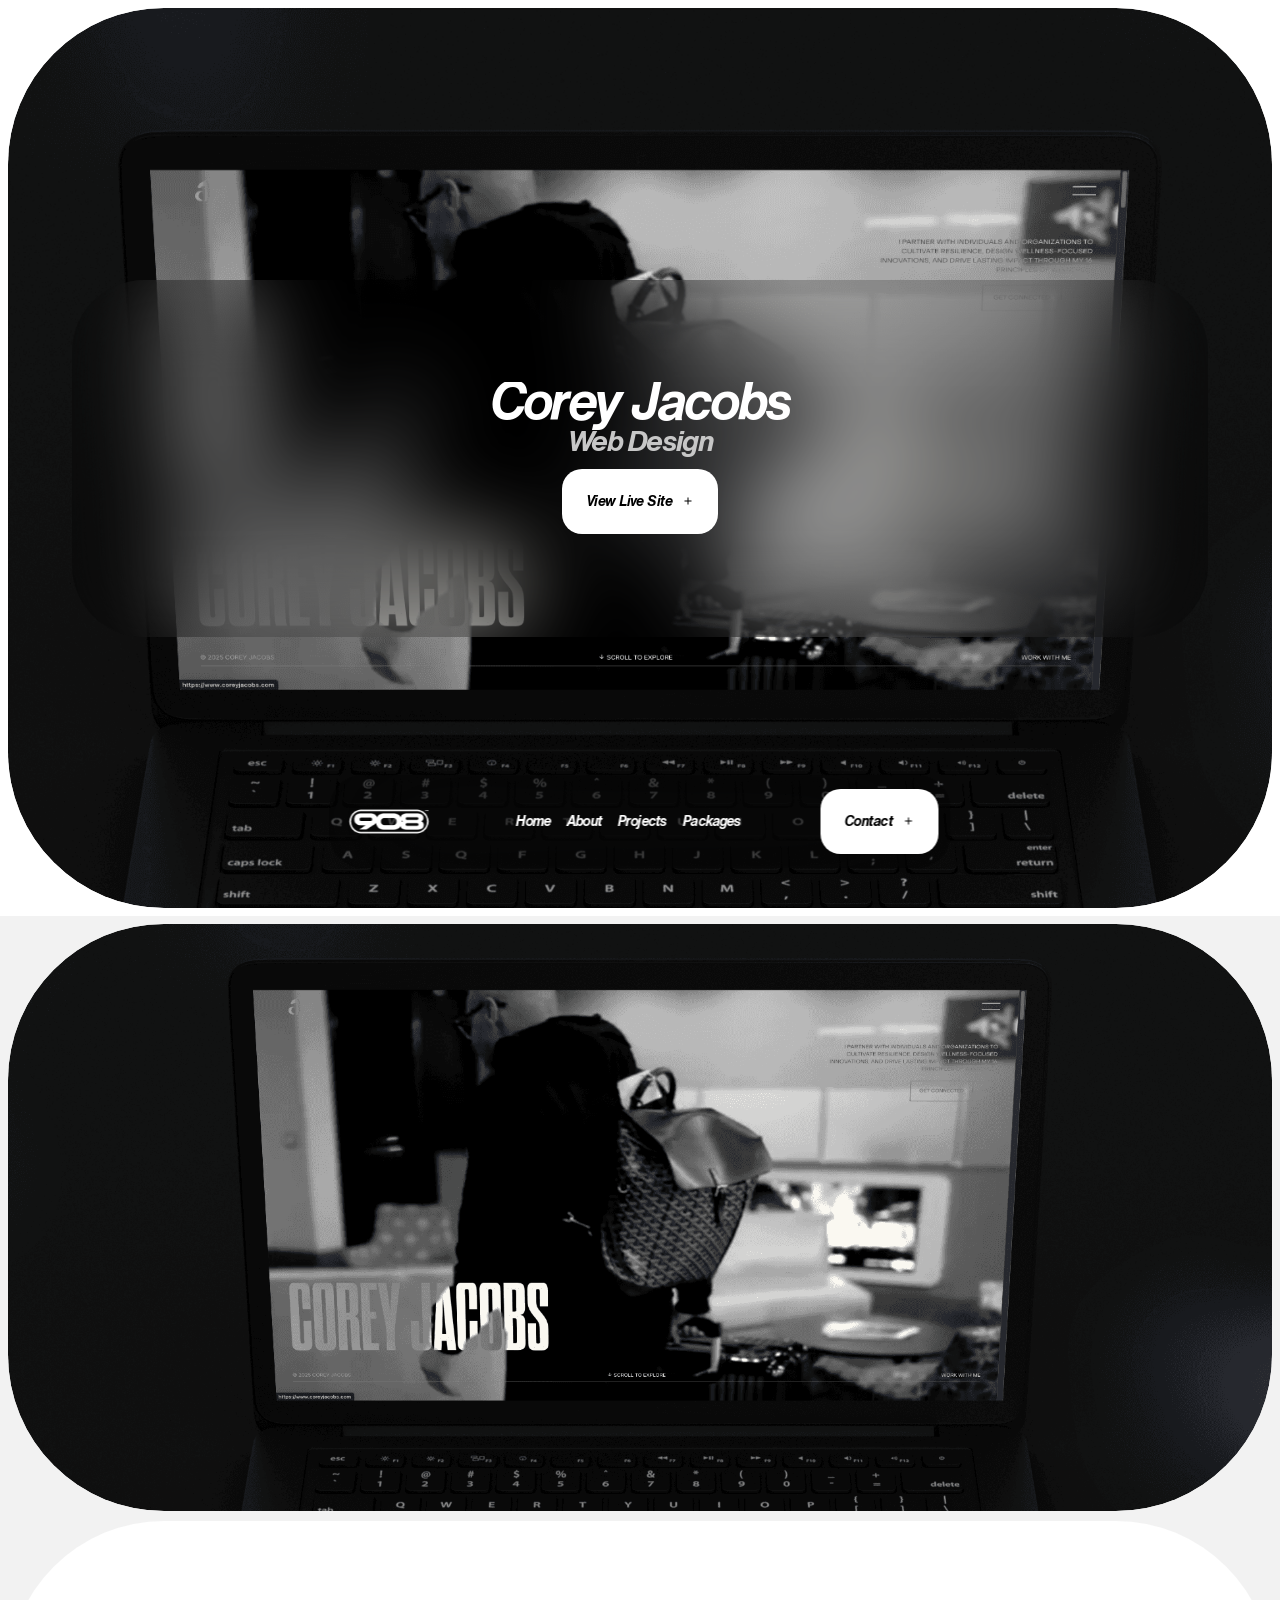
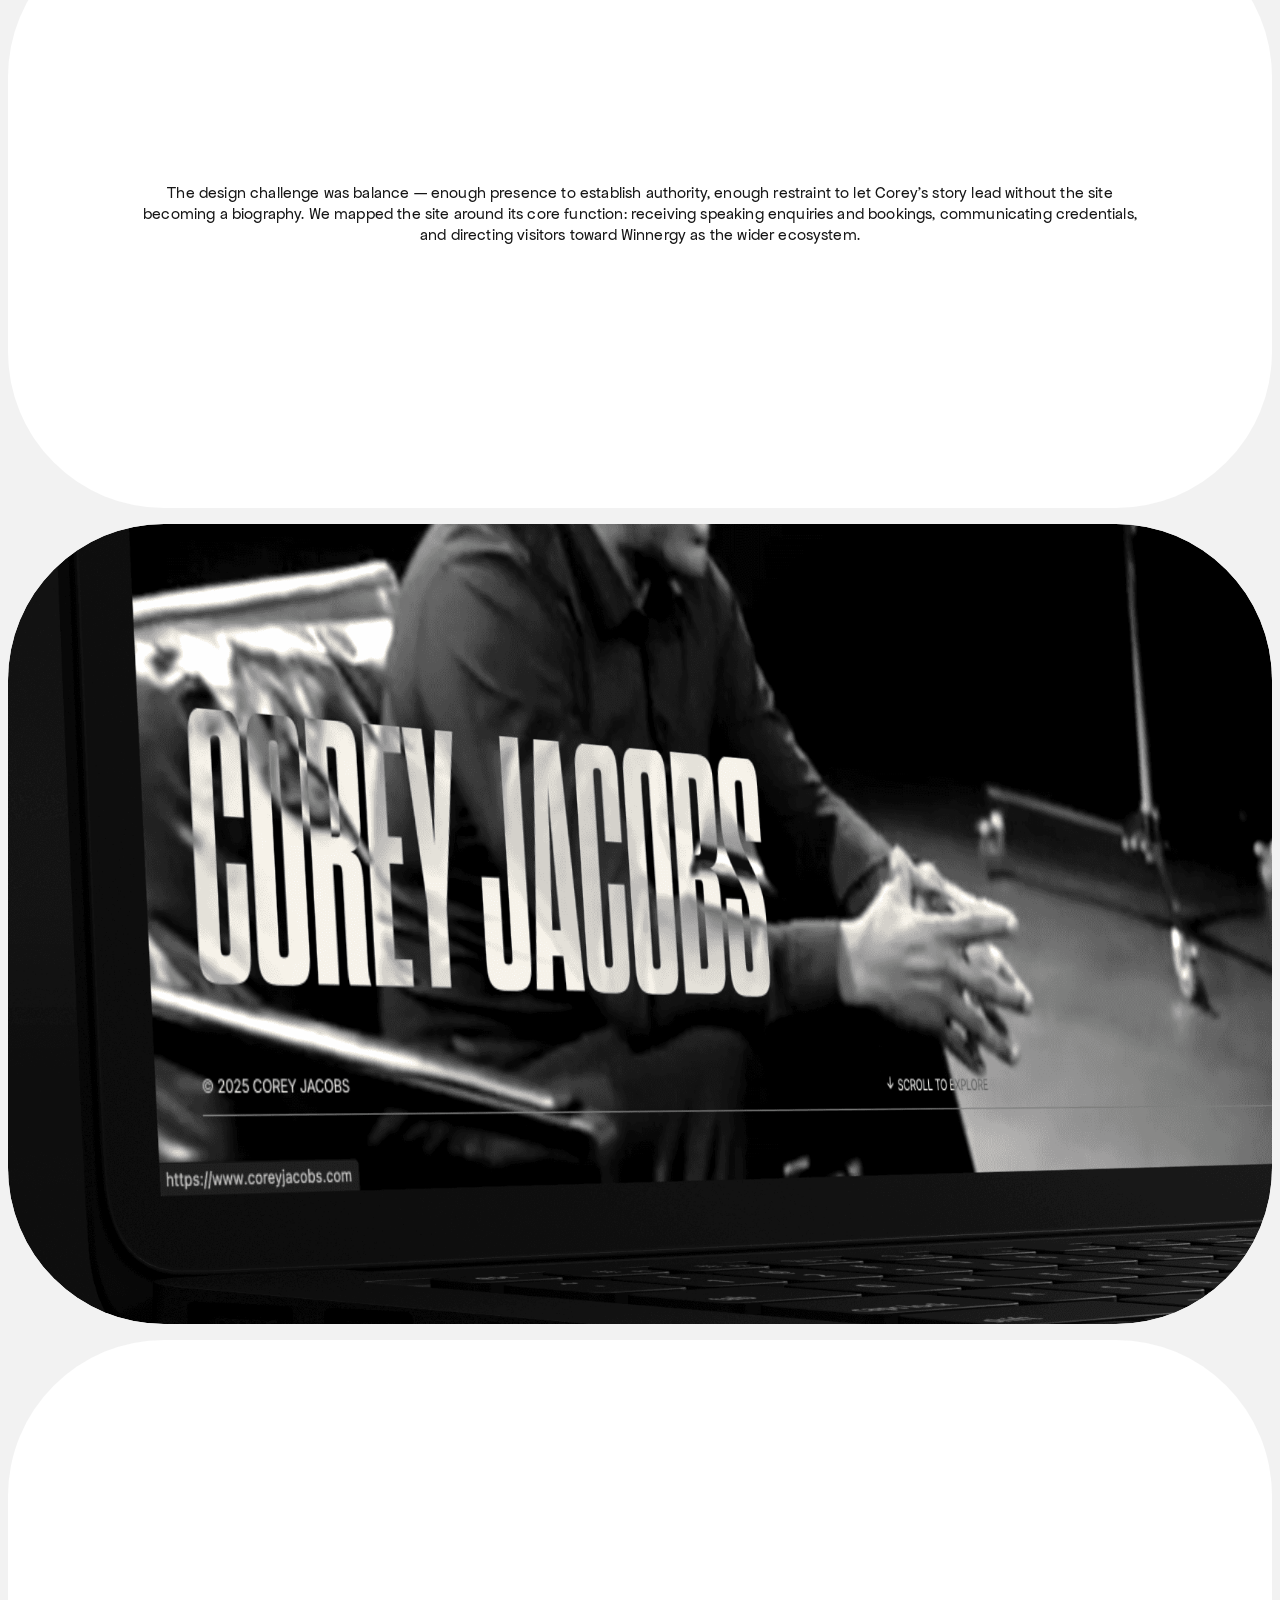
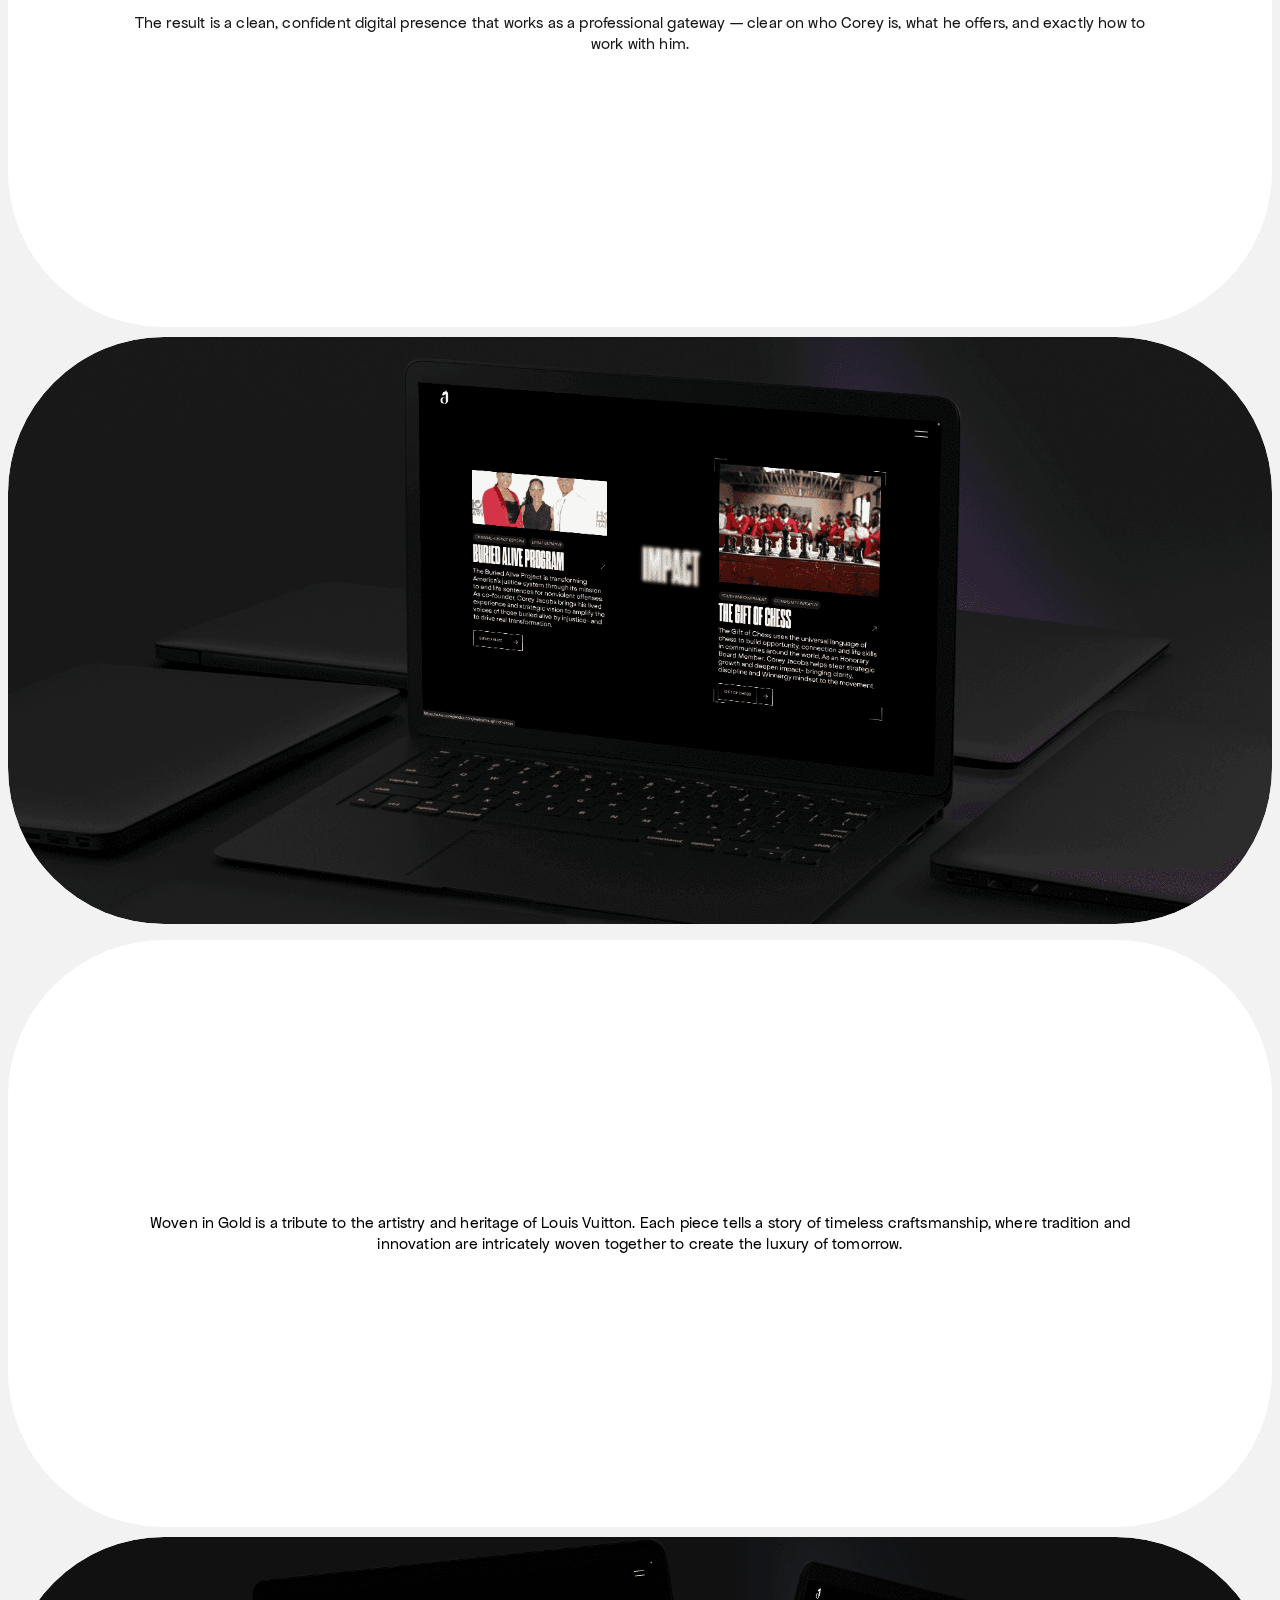
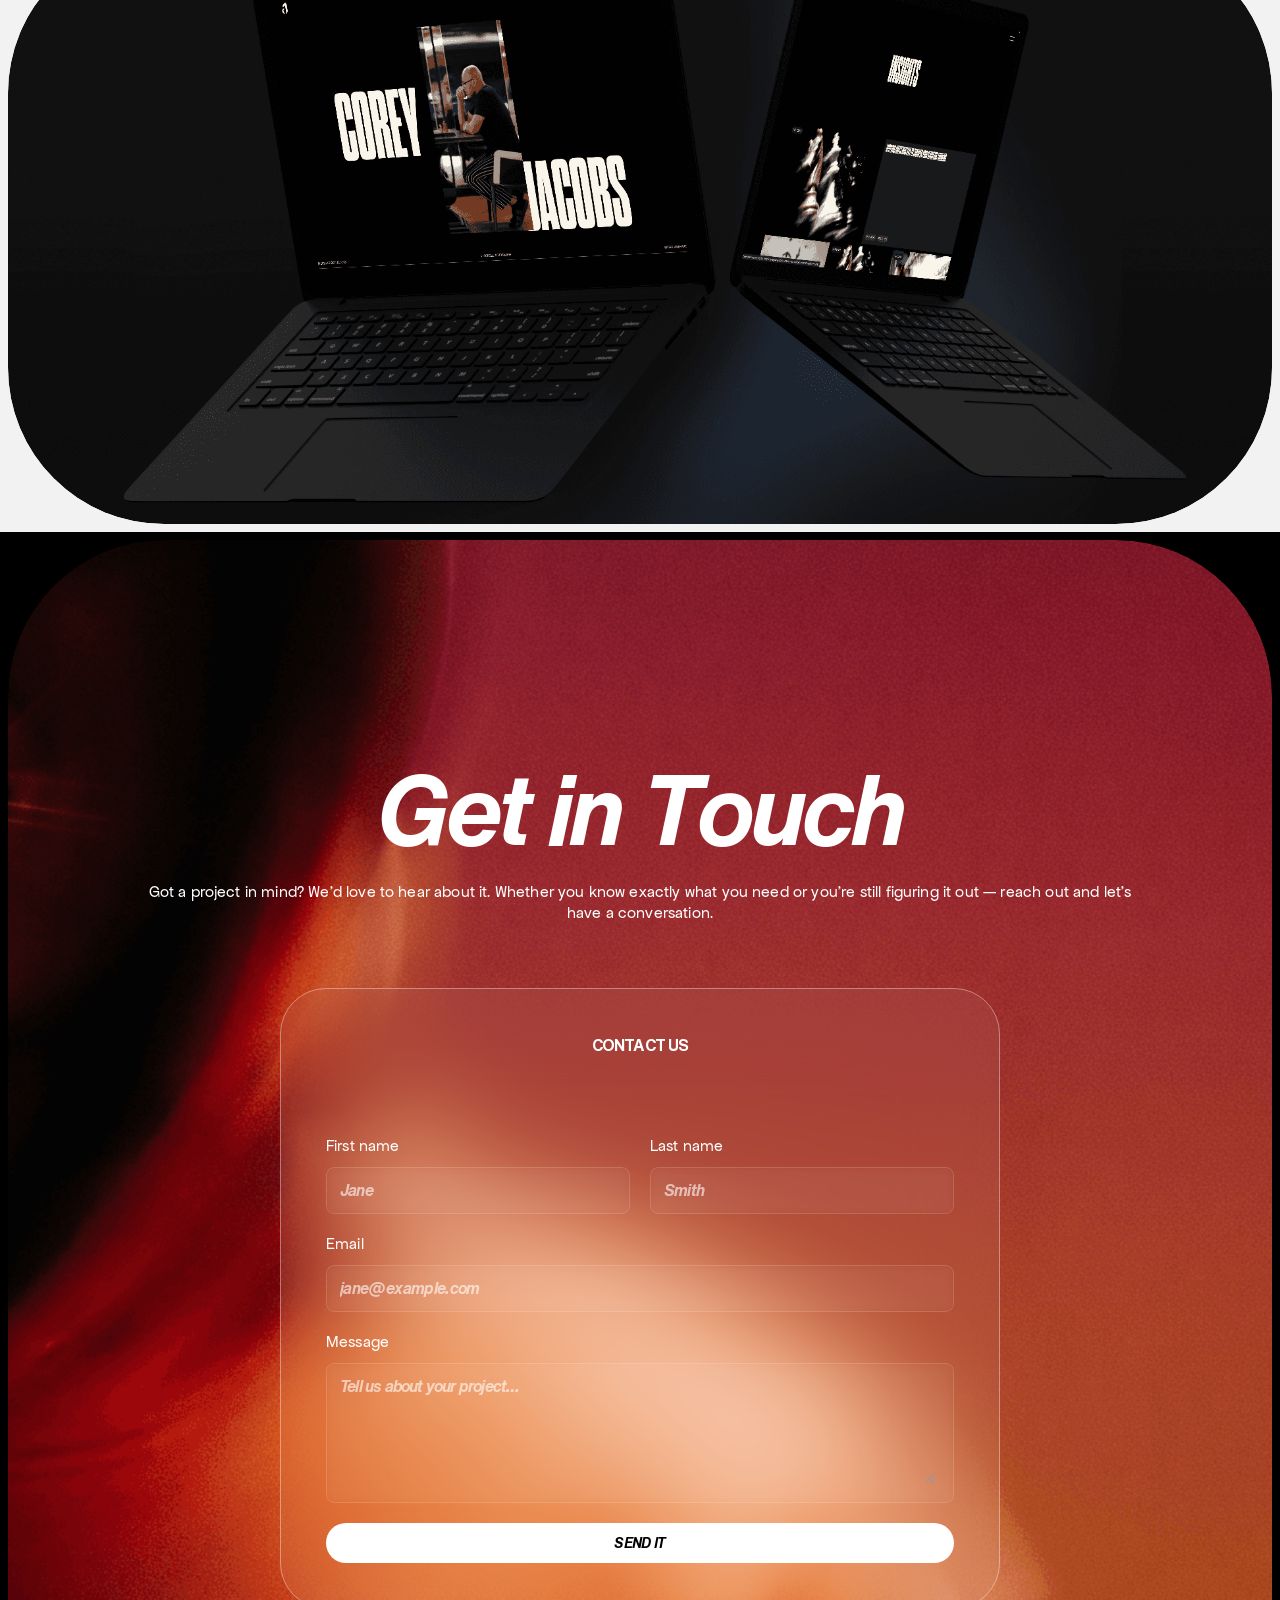
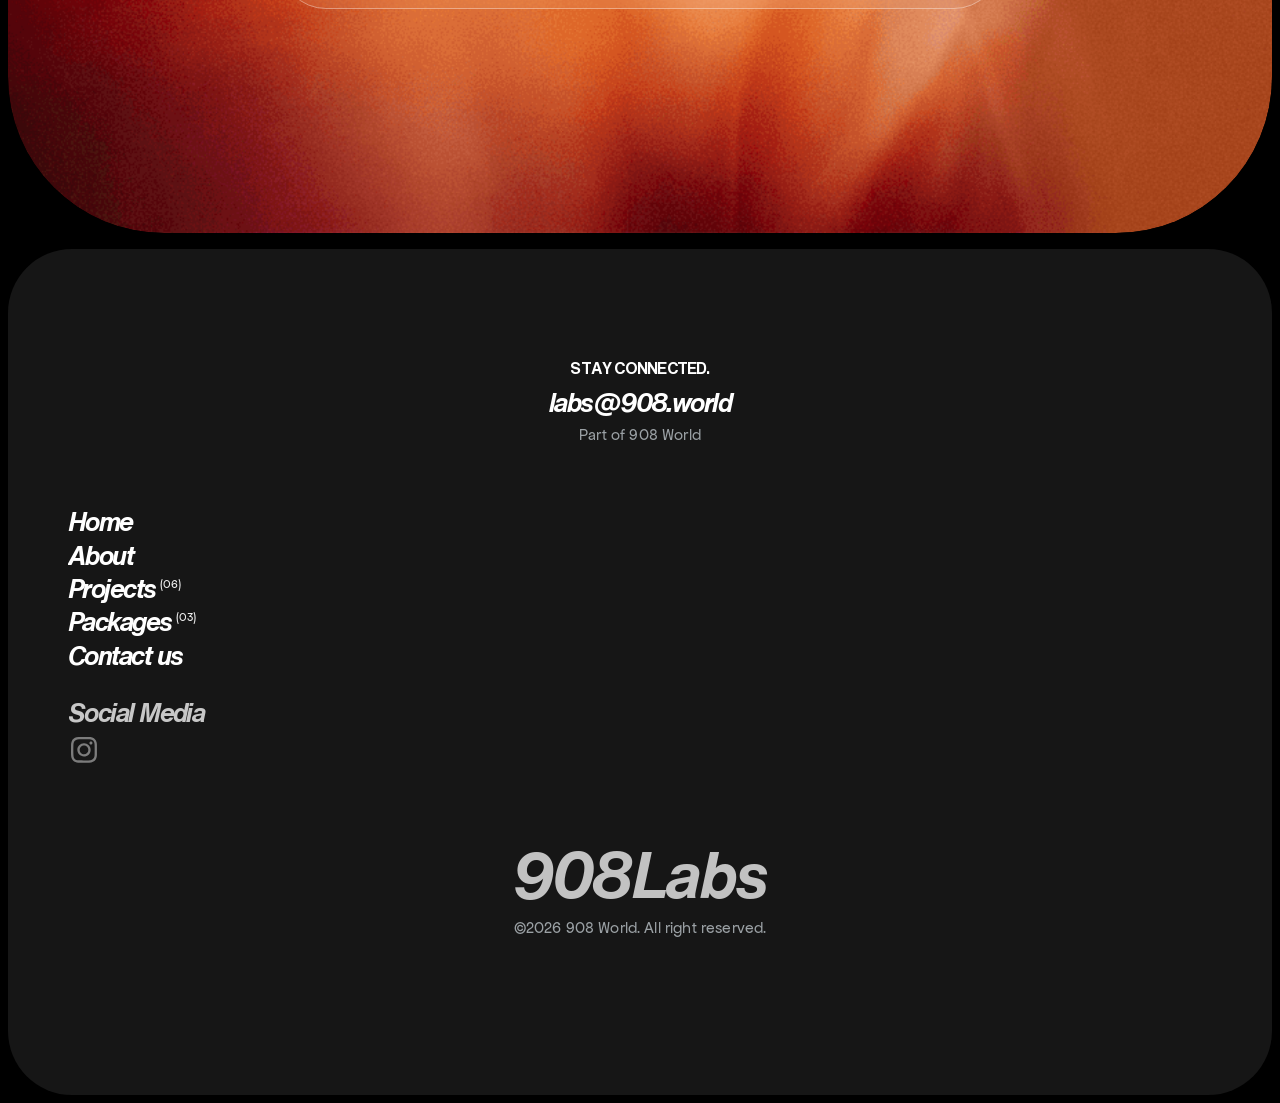
<file: projects/corey-jacobs.html>
<!doctype html>
<html lang="en">
<head>
	<meta charset="utf-8">
	<meta name="viewport" content="width=device-width">
	<title>Corey Jacobs | 908 Labs™ Design &amp; Development Studio</title>
    <meta name="description" content="908 Labs is a London-based design and development studio building websites, brand systems, and digital platforms for music, film, fashion, and events brands. Part of 908 World.">
    <link href="/assets/img/4qBslxFFQMsQTsCELNN4s0qQw.png" rel="icon" media="(prefers-color-scheme: light)">
    <link href="/assets/img/K0LWANqoiIkGkUovoNLPH6iWL18.png" rel="icon" media="(prefers-color-scheme: dark)">
    <link rel="apple-touch-icon" href="/assets/img/tw0n4bMhMOSQbUp4PCfcui28AsQ.png">
    <!-- Open Graph -->
    <meta property="og:type" content="website">
    <meta property="og:title" content="Corey Jacobs | 908 Labs™ Design &amp; Development Studio">
    <meta property="og:description" content="908 Labs is a London-based design and development studio building websites, brand systems, and digital platforms for music, film, fashion, and events brands. Part of 908 World.">
    <meta property="og:image" content="https://labs.908.world/assets/img/BlJSiJP9ZKjgPrQmnvKG0MaOQQ.png">
    <!-- X -->
    <meta name="twitter:card" content="summary_large_image">
    <meta name="twitter:title" content="Corey Jacobs | 908 Labs™ Design &amp; Development Studio">
    <meta name="twitter:description" content="908 Labs is a London-based design and development studio building websites, brand systems, and digital platforms for music, film, fashion, and events brands. Part of 908 World.">
    <meta name="twitter:image" content="https://labs.908.world/assets/img/BlJSiJP9ZKjgPrQmnvKG0MaOQQ.png">
	
	
	
	<meta property="og:url" content="https://labs.908.world/projects/corey-jacobs">
    
    
	
	
	<meta name="robots" content="max-image-preview:large">
    <link rel="stylesheet" href="/css/framer-05582274db.css">
    <link rel="stylesheet" href="/css/framer-db46fd98ef.css">
    <link rel="stylesheet" href="/css/framer-9a8aafc5d7.css">
    <link rel="stylesheet" href="/css/forms.css">
    <link rel="stylesheet" href="/css/site.css">
    <script src="/js/lenis.min.js" defer></script>
    <script src="/js/site.js" defer></script>
</head>
<body>
	
	
    
    
	
	<div id="main" data-framer-generated-page><link rel="stylesheet" href="/css/framer-3ef50acdf2.css"><div class="framer-U6x1b framer-lkefcw" data-layout-template="true" style="min-height:100vh;width:auto"><link rel="stylesheet" href="/css/framer-f173b4791c.css"><div data-framer-root class="framer-iWulP framer-pZfsO framer-5z9hZ framer-2PrCU framer-29Thz framer-LWjwO framer-I88jw framer-Uwf5x framer-ZVwBr framer-dfKnm framer-J845l framer-1he9iai" style="min-height:100vh;width:auto;display:contents"><section class="framer-wobmlp" data-framer-name="Journal Hero"><div class="ssr-variant hidden-10jgwwq"><header as="header" class="framer-1m5oopx" data-framer-name="Container"><div style="position:absolute;border-radius:inherit;corner-shape:inherit;top:0;right:0;bottom:0;left:0" data-framer-background-image-wrapper="true"><img decoding="async" width="1920" height="1080" sizes="(min-width: 1440px) max(calc(min(100vw, 1920px) - 16px), max((min(100vw, 1920px) - 26px) / 2, 1px)), (min-width: 810px) and (max-width: 1439.98px) calc(min(100vw, 1920px) - 16px), (max-width: 809.98px) calc(min(100vw, 1920px) - 16px)" srcset="/assets/img/ETWAiFSo802KQpNVcKNgwc95D6s-512.png 512w,/assets/img/ETWAiFSo802KQpNVcKNgwc95D6s-1024.png 1024w,/assets/img/ETWAiFSo802KQpNVcKNgwc95D6s.png 1920w" src="/assets/img/ETWAiFSo802KQpNVcKNgwc95D6s.png" alt="Woven in Gold" style="display:block;width:100%;height:100%;border-radius:inherit;corner-shape:inherit;object-position:center;object-fit:cover"></div><div class="framer-mzcpu4-container"><div data-us-dpi="1" data-us-scale="1" data-us-fps="60" style="width:100%;height:100%"></div></div><div class="framer-16vdzi3"><div class="framer-9fk7a5" data-framer-name="Title, Date"><div class="framer-lfxjtq" data-framer-component-type="RichTextContainer" style="transform:none"><h2 dir="auto" style="--font-selector:Q1VTVE9NVjI7SGVsdmV0aWNhIE5vdyBUZXh0ICBCb2xkIEl0YWxpYw==;--framer-font-family:&quot;Helvetica Now Text  Bold Italic&quot;, &quot;Helvetica Now Text  Bold Italic Placeholder&quot;, sans-serif;--framer-font-open-type-features:'blwf' on, 'cv09' on, 'cv03' on, 'cv04' on, 'cv11' on;--framer-font-size:52px;--framer-font-style:italic;--framer-font-weight:700;--framer-letter-spacing:-0.06em;--framer-line-height:0.9em;--framer-text-alignment:center;--framer-text-color:var(--token-b9a38ae6-6808-421e-8c6e-e2c5bc817a9d, rgb(255, 255, 255))" class="framer-text">Corey Jacobs</h2></div><div class="framer-m8kfxg" data-framer-component-type="RichTextContainer" style="transform:none"><h4 dir="auto" style="--font-selector:Q1VTVE9NVjI7SGVsdmV0aWNhIE5vdyBUZXh0ICBCb2xkIEl0YWxpYw==;--framer-font-family:&quot;Helvetica Now Text  Bold Italic&quot;, &quot;Helvetica Now Text  Bold Italic Placeholder&quot;, sans-serif;--framer-font-open-type-features:'blwf' on, 'cv09' on, 'cv03' on, 'cv04' on, 'cv11' on;--framer-font-size:29px;--framer-font-style:italic;--framer-font-weight:700;--framer-letter-spacing:-0.06em;--framer-line-height:0.9em;--framer-text-alignment:center;--framer-text-color:var(--token-7bcc6f1a-ee08-44a7-a724-c0f26dca0dfa, rgb(199, 199, 199))" class="framer-text">Web Design</h4></div></div><div class="framer-wctd78-container"><a class="framer-DHpVm framer-mmrlrr framer-v-5iwahy framer-1eyjkso" data-framer-name="Variant 2" data-highlight="true" tabindex="0" style="backdrop-filter:blur(32px);background-color:rgb(255, 255, 255);-webkit-backdrop-filter:blur(32px);border-bottom-left-radius:20px;border-bottom-right-radius:20px;border-top-left-radius:20px;border-top-right-radius:20px" href="https://coreyjacobs.com" target="_blank" rel="noopener"><div class="framer-1iaov7i" data-framer-component-type="RichTextContainer" style="--extracted-r6o4lv:rgb(255, 255, 255);--framer-link-text-color:rgb(0, 153, 255);--framer-link-text-decoration:underline;--framer-paragraph-spacing:0px;transform:none"><p dir="auto" class="framer-text" style="--font-selector:Q1VTVE9NVjI7SGVsdmV0aWNhIE5vdyBUZXh0ICBCb2xkIEl0YWxpYw==;--framer-font-family:&quot;Helvetica Now Text  Bold Italic&quot;, &quot;Helvetica Now Text  Bold Italic Placeholder&quot;, sans-serif;--framer-font-size:14px;--framer-font-style:italic;--framer-font-weight:700;--framer-letter-spacing:-0.04em;--framer-text-alignment:center;--framer-text-transform:capitalize">View Live Site</p></div><div class="framer-p8oi1e"><div class="framer-1u9vmth-container" style="transform:none"><div style="display:contents"><svg xmlns="http://www.w3.org/2000/svg" focusable="false" viewBox="0 0 24 24" color="rgb(0, 0, 0)" aria-hidden="true" style="user-select:none;width:100%;height:100%;display:inline-block;fill:rgb(0, 0, 0);flex-shrink:0"><path d="M19 13h-6v6h-2v-6H5v-2h6V5h2v6h6v2z"></path></svg></div></div></div></a></div></div></header></div><div class="ssr-variant hidden-1he9iai hidden-5y47hk"><header as="header" class="framer-1m5oopx" data-framer-name="Container"><div style="position:absolute;border-radius:inherit;corner-shape:inherit;top:0;right:0;bottom:0;left:0" data-framer-background-image-wrapper="true"><img decoding="async" width="1920" height="1080" sizes="(min-width: 1440px) max(calc(min(100vw, 1920px) - 16px), max((min(100vw, 1920px) - 26px) / 2, 1px)), (min-width: 810px) and (max-width: 1439.98px) calc(min(100vw, 1920px) - 16px), (max-width: 809.98px) calc(min(100vw, 1920px) - 16px)" srcset="/assets/img/ETWAiFSo802KQpNVcKNgwc95D6s-512.png 512w,/assets/img/ETWAiFSo802KQpNVcKNgwc95D6s-1024.png 1024w,/assets/img/ETWAiFSo802KQpNVcKNgwc95D6s.png 1920w" src="/assets/img/ETWAiFSo802KQpNVcKNgwc95D6s.png" alt="Woven in Gold" style="display:block;width:100%;height:100%;border-radius:inherit;corner-shape:inherit;object-position:center;object-fit:cover"></div><div class="framer-mzcpu4-container"><div data-us-dpi="1" data-us-scale="1" data-us-fps="60" style="width:100%;height:100%"></div></div><div class="framer-16vdzi3"><div class="framer-9fk7a5" data-framer-name="Title, Date"><div class="framer-lfxjtq" data-framer-component-type="RichTextContainer" style="transform:none"><h4 dir="auto" style="--font-selector:Q1VTVE9NVjI7SGVsdmV0aWNhIE5vdyBUZXh0ICBCb2xkIEl0YWxpYw==;--framer-font-family:&quot;Helvetica Now Text  Bold Italic&quot;, &quot;Helvetica Now Text  Bold Italic Placeholder&quot;, sans-serif;--framer-font-open-type-features:'blwf' on, 'cv09' on, 'cv03' on, 'cv04' on, 'cv11' on;--framer-font-size:35px;--framer-font-style:italic;--framer-font-weight:700;--framer-letter-spacing:-0.06em;--framer-line-height:0.9em;--framer-text-alignment:center;--framer-text-color:var(--token-b9a38ae6-6808-421e-8c6e-e2c5bc817a9d, rgb(255, 255, 255))" class="framer-text">Corey Jacobs</h4></div><div class="framer-m8kfxg" data-framer-component-type="RichTextContainer" style="transform:none"><h5 dir="auto" style="--font-selector:Q1VTVE9NVjI7SGVsdmV0aWNhIE5vdyBUZXh0ICBCb2xkIEl0YWxpYw==;--framer-font-family:&quot;Helvetica Now Text  Bold Italic&quot;, &quot;Helvetica Now Text  Bold Italic Placeholder&quot;, sans-serif;--framer-font-open-type-features:'blwf' on, 'cv09' on, 'cv03' on, 'cv04' on, 'cv11' on;--framer-font-size:25px;--framer-font-style:italic;--framer-font-weight:700;--framer-letter-spacing:-0.06em;--framer-line-height:0.9em;--framer-text-alignment:center;--framer-text-color:var(--token-7bcc6f1a-ee08-44a7-a724-c0f26dca0dfa, rgb(199, 199, 199))" class="framer-text">Web Design</h5></div></div><div class="framer-wctd78-container"><a class="framer-DHpVm framer-mmrlrr framer-v-5iwahy framer-1eyjkso" data-framer-name="Variant 2" data-highlight="true" tabindex="0" style="backdrop-filter:blur(32px);background-color:rgb(255, 255, 255);-webkit-backdrop-filter:blur(32px);border-bottom-left-radius:20px;border-bottom-right-radius:20px;border-top-left-radius:20px;border-top-right-radius:20px" href="https://coreyjacobs.com" target="_blank" rel="noopener"><div class="framer-1iaov7i" data-framer-component-type="RichTextContainer" style="--extracted-r6o4lv:rgb(255, 255, 255);--framer-link-text-color:rgb(0, 153, 255);--framer-link-text-decoration:underline;--framer-paragraph-spacing:0px;transform:none"><p dir="auto" class="framer-text" style="--font-selector:Q1VTVE9NVjI7SGVsdmV0aWNhIE5vdyBUZXh0ICBCb2xkIEl0YWxpYw==;--framer-font-family:&quot;Helvetica Now Text  Bold Italic&quot;, &quot;Helvetica Now Text  Bold Italic Placeholder&quot;, sans-serif;--framer-font-size:14px;--framer-font-style:italic;--framer-font-weight:700;--framer-letter-spacing:-0.04em;--framer-text-alignment:center;--framer-text-transform:capitalize">View Live Site</p></div><div class="framer-p8oi1e"><div class="framer-1u9vmth-container" style="transform:none"><div style="display:contents"><svg xmlns="http://www.w3.org/2000/svg" focusable="false" viewBox="0 0 24 24" color="rgb(0, 0, 0)" aria-hidden="true" style="user-select:none;width:100%;height:100%;display:inline-block;fill:rgb(0, 0, 0);flex-shrink:0"><path d="M19 13h-6v6h-2v-6H5v-2h6V5h2v6h6v2z"></path></svg></div></div></div></a></div></div></header></div></section><section class="framer-nkbvqb" data-framer-name="Image, overview"><div class="ssr-variant"><header as="header" class="framer-12vfzjj" data-framer-name="Image"><div style="position:absolute;border-radius:inherit;corner-shape:inherit;top:0;right:0;bottom:0;left:0" data-framer-background-image-wrapper="true"><img decoding="async" width="1920" height="1080" sizes="(min-width: 1440px) max(calc(min(100vw, 1920px) - 16px), max((min(100vw, 1920px) - 26px) / 2, 1px)), (min-width: 810px) and (max-width: 1439.98px) calc(min(100vw, 1920px) - 16px), (max-width: 809.98px) calc(min(100vw, 1920px) - 16px)" srcset="/assets/img/ETWAiFSo802KQpNVcKNgwc95D6s-512.png 512w,/assets/img/ETWAiFSo802KQpNVcKNgwc95D6s-1024.png 1024w,/assets/img/ETWAiFSo802KQpNVcKNgwc95D6s.png 1920w" src="/assets/img/ETWAiFSo802KQpNVcKNgwc95D6s.png" alt="savoir-faire into a radiant expression of elegance" style="display:block;width:100%;height:100%;border-radius:inherit;corner-shape:inherit;object-position:center;object-fit:cover"></div></header></div><header class="framer-1fbei00" data-framer-name="Overview"><div class="framer-1wmyryz" data-framer-name="Text"><div class="framer-10yroln" data-framer-component-type="RichTextContainer" style="transform:none"><p dir="ltr" class="framer-text framer-styles-preset-1ggupjl">The design challenge was balance — enough presence to establish authority, enough restraint to let Corey's story lead without the site becoming a biography. We mapped the site around its core function: receiving speaking enquiries and bookings, communicating credentials, and directing visitors toward Winnergy as the wider ecosystem.</p></div></div></header></section><section class="framer-2k71f3" data-framer-name="Image"><div class="ssr-variant"><header as="header" class="framer-19d7xpf" data-framer-name="Image"><div style="position:absolute;border-radius:inherit;corner-shape:inherit;top:0;right:0;bottom:0;left:0" data-framer-background-image-wrapper="true"><img decoding="async" loading="lazy" width="1920" height="1080" sizes="(min-width: 1440px) max(min(100vw, 1920px) - 16px, 1px), (min-width: 810px) and (max-width: 1439.98px) max(min(100vw, 1920px) - 16px, 1px), (max-width: 809.98px) calc(min(100vw, 1920px) - 16px)" srcset="/assets/img/AGs7o8s35RcFHyHMOr070ofgrI-512.png 512w,/assets/img/AGs7o8s35RcFHyHMOr070ofgrI-1024.png 1024w,/assets/img/AGs7o8s35RcFHyHMOr070ofgrI.png 1920w" src="/assets/img/AGs7o8s35RcFHyHMOr070ofgrI.png" alt="golden craftsmanship" style="display:block;width:100%;height:100%;border-radius:inherit;corner-shape:inherit;object-position:center;object-fit:cover"></div></header></div></section><section class="framer-kwo16f" data-framer-name="Details, Image"><header class="framer-aav3l4" data-framer-name="Details"><div class="framer-109dp0x" data-framer-name="Text"><div class="framer-1n3nq2f" data-framer-component-type="RichTextContainer" style="transform:none"><p dir="auto" class="framer-text framer-styles-preset-1ggupjl">The result is a clean, confident digital presence that works as a professional gateway — clear on who Corey is, what he offers, and exactly how to work with him.</p></div></div></header><div class="ssr-variant"><header as="header" class="framer-qn7amj" data-framer-name="Image"><div style="position:absolute;border-radius:inherit;corner-shape:inherit;top:0;right:0;bottom:0;left:0" data-framer-background-image-wrapper="true"><img decoding="async" loading="lazy" width="1920" height="1080" sizes="(min-width: 1440px) max((min(100vw, 1920px) - 26px) / 2, 1px), (min-width: 810px) and (max-width: 1439.98px) calc(min(100vw, 1920px) - 16px), (max-width: 809.98px) calc(min(100vw, 1920px) - 16px)" srcset="/assets/img/df4mjv8kiJddys0Koykr3rsRx0-512.png 512w,/assets/img/df4mjv8kiJddys0Koykr3rsRx0-1024.png 1024w,/assets/img/df4mjv8kiJddys0Koykr3rsRx0.png 1920w" src="/assets/img/df4mjv8kiJddys0Koykr3rsRx0.png" alt="crafted with exquisite materials" style="display:block;width:100%;height:100%;border-radius:inherit;corner-shape:inherit;object-position:center;object-fit:cover"></div></header></div></section><section class="framer-1r2isx1 hidden-5y47hk hidden-10jgwwq" data-framer-name="Image"><header as="header" class="framer-n4x6pw" data-framer-name="Image"><div style="position:absolute;border-radius:inherit;corner-shape:inherit;top:0;right:0;bottom:0;left:0" data-framer-background-image-wrapper="true"><img decoding="async" loading="lazy" width="1920" height="1080" sizes="(min-width: 1440px) max(min(100vw, 1920px) - 16px, 1px), (min-width: 810px) and (max-width: 1439.98px) max(min(100vw, 1920px) - 16px, 1px), (max-width: 809.98px) max(min(100vw, 1920px) - 16px, 1px)" srcset="/assets/img/MKhOqc1Z8nZUe610bzJxdUMtMk-512.png 512w,/assets/img/MKhOqc1Z8nZUe610bzJxdUMtMk-1024.png 1024w,/assets/img/MKhOqc1Z8nZUe610bzJxdUMtMk.png 1920w" src="/assets/img/MKhOqc1Z8nZUe610bzJxdUMtMk.png" alt="a seamless masterpiece" style="display:block;width:100%;height:100%;border-radius:inherit;corner-shape:inherit;object-position:center;object-fit:cover"></div></header></section><section class="framer-thc23a" data-framer-name="Image, Testimonials"><div class="ssr-variant"><header as="header" class="framer-1d3wjff" data-framer-name="Image"><div style="position:absolute;border-radius:inherit;corner-shape:inherit;top:0;right:0;bottom:0;left:0" data-framer-background-image-wrapper="true"><img decoding="async" loading="lazy" width="1920" height="1080" sizes="(min-width: 1440px) max((min(100vw, 1920px) - 26px) / 2, 1px), (min-width: 810px) and (max-width: 1439.98px) calc(min(100vw, 1920px) - 16px), (max-width: 809.98px) calc(min(100vw, 1920px) - 16px)" srcset="/assets/img/ojg7H8adxH86min5bLW2lW1Ao4-512.png 512w,/assets/img/ojg7H8adxH86min5bLW2lW1Ao4-1024.png 1024w,/assets/img/ojg7H8adxH86min5bLW2lW1Ao4.png 1920w" src="/assets/img/ojg7H8adxH86min5bLW2lW1Ao4.png" alt="Louis Vuitton" style="display:block;width:100%;height:100%;border-radius:inherit;corner-shape:inherit;object-position:center;object-fit:cover"></div></header></div><header class="framer-alteme" data-framer-name="Testimonials"><div class="framer-1u77f5k" data-framer-name="text stack"><div class="framer-nr5npf" data-framer-component-type="RichTextContainer" style="transform:none"><p class="framer-text framer-styles-preset-d8lgz7" data-styles-preset="R1K60oWJQ" dir="auto" style="--framer-text-alignment:center;--framer-text-color:var(--token-02c02d96-f46f-46e7-b35e-1c0a8ad8ac4a, rgb(0, 0, 0))">Woven in Gold is a tribute to the artistry and heritage of Louis Vuitton. Each piece tells a story of timeless craftsmanship, where tradition and innovation are intricately woven together to create the luxury of tomorrow.</p></div></div></header></section><div class="framer-lvfopt-container"><div></div></div></div><div id="overlay"></div><div class="framer-1ufhn9g"></div><div class="framer-1us5k9m-container"><div class="ssr-variant hidden-uqfy8r hidden-1gloaxa"><div class="framer-wFufN framer-J845l framer-2rohoy framer-v-2rohoy" data-framer-name="Desktop" style="background-color:rgb(0, 0, 0);max-width:100%;width:100%"><header as="header" class="framer-n85nk4" data-framer-name="Header" style="border-bottom-left-radius:156px;border-bottom-right-radius:156px;border-top-left-radius:156px;border-top-right-radius:156px"><div style="position:absolute;border-radius:inherit;corner-shape:inherit;top:0;right:0;bottom:0;left:0" data-framer-background-image-wrapper="true"><img decoding="async" width="1661" height="937" sizes="(min-width: 1440px) calc(min(100vw, 1920px) - 16px), (max-width: 809.98px) calc(min(100vw, 1920px) - 16px), (min-width: 810px) and (max-width: 1439.98px) calc(min(100vw, 1920px) - 16px)" srcset="/assets/img/RUPb3Biyo6LiuBCnmhq4s7ix4c-512.png 512w,/assets/img/RUPb3Biyo6LiuBCnmhq4s7ix4c-1024.png 1024w,/assets/img/RUPb3Biyo6LiuBCnmhq4s7ix4c.png 1661w" src="/assets/img/RUPb3Biyo6LiuBCnmhq4s7ix4c.png" alt="Contact us" style="display:block;width:100%;height:100%;border-radius:inherit;corner-shape:inherit;object-position:center;object-fit:cover"></div><div class="framer-inei9g"><div class="framer-1vpy0fq" data-framer-component-type="RichTextContainer" style="--extracted-gdpscs:var(--token-b9a38ae6-6808-421e-8c6e-e2c5bc817a9d, rgb(255, 255, 255));--framer-link-text-color:rgb(0, 153, 255);--framer-link-text-decoration:underline;transform:none"><h1 dir="auto" class="framer-text" style="--font-selector:Q1VTVE9NVjI7SGVsdmV0aWNhIE5vdyBUZXh0ICBCb2xkIEl0YWxpYw==;--framer-font-family:&quot;Helvetica Now Text  Bold Italic&quot;, &quot;Helvetica Now Text  Bold Italic Placeholder&quot;, sans-serif;--framer-font-open-type-features:'blwf' on, 'cv09' on, 'cv03' on, 'cv04' on, 'cv11' on;--framer-font-size:98px;--framer-font-style:italic;--framer-font-weight:700;--framer-letter-spacing:-0.05em;--framer-line-height:0.9em;--framer-text-color:var(--extracted-gdpscs, var(--token-b9a38ae6-6808-421e-8c6e-e2c5bc817a9d, rgb(255, 255, 255)))" data-fx="chars">Get in Touch</h1></div><div class="framer-gw7ayr" data-framer-component-type="RichTextContainer" style="--extracted-r6o4lv:var(--token-17dd74c0-48e7-4cc6-8876-ee446770c16e, rgb(242, 242, 242));--framer-link-text-color:rgb(0, 153, 255);--framer-link-text-decoration:underline;transform:none"><p class="framer-text framer-styles-preset-d8lgz7" data-styles-preset="R1K60oWJQ" dir="auto" style="--framer-text-color:var(--extracted-r6o4lv, var(--token-17dd74c0-48e7-4cc6-8876-ee446770c16e, rgb(242, 242, 242)))">Got a project in mind? We'd love to hear about it. Whether you know exactly what you need or you're still figuring it out — reach out and let's have a conversation.</p></div></div><div class="framer-1u1mxi0" data-border="true" style="--border-bottom-width:1px;--border-color:rgba(255, 255, 255, 0.37);--border-left-width:1px;--border-right-width:1px;--border-style:solid;--border-top-width:1px;backdrop-filter:blur(44px);background-color:rgba(255, 255, 255, 0.06);-webkit-backdrop-filter:blur(44px);border-bottom-left-radius:46px;border-bottom-right-radius:46px;border-top-left-radius:46px;border-top-right-radius:46px"><div class="framer-c3uj18" data-framer-component-type="RichTextContainer" style="--extracted-1lwpl3i:rgb(255, 255, 255);--framer-link-text-color:rgb(0, 153, 255);--framer-link-text-decoration:underline;transform:none"><h5 dir="auto" class="framer-text" style="--font-selector:Q1VTVE9NVjI7SGVsdmV0aWNhIE5vdyBUZXh0ICBCb2xk;--framer-font-family:&quot;Helvetica Now Text  Bold&quot;, &quot;Helvetica Now Text  Bold Placeholder&quot;, sans-serif;--framer-font-open-type-features:'blwf' on, 'cv09' on, 'cv03' on, 'cv04' on, 'cv11' on;--framer-font-weight:700;--framer-letter-spacing:-0.05em;--framer-line-height:1.4em;--framer-text-alignment:center;--framer-text-color:var(--extracted-1lwpl3i, rgb(255, 255, 255));--framer-text-transform:uppercase">contact Us</h5></div><form class="framer-128ybiv" data-form="General enquiry"><div class="framer-zmoe9x"><div class="framer-1aoa52h" data-framer-name="First Name"><div class="framer-jpw4gc" data-framer-component-type="RichTextContainer" style="--extracted-r6o4lv:var(--token-b9a38ae6-6808-421e-8c6e-e2c5bc817a9d, rgb(255, 255, 255));transform:none"><p class="framer-text framer-styles-preset-d8lgz7" data-styles-preset="R1K60oWJQ" style="--framer-text-color:var(--extracted-r6o4lv, var(--token-b9a38ae6-6808-421e-8c6e-e2c5bc817a9d, rgb(255, 255, 255)))">First name</p></div><div class="framer-form-text-input framer-form-input-wrapper framer-mvnozm framer-form-text-input-type" style="--framer-input-border-bottom-width:1px;--framer-input-border-color:var(--token-d559605d-d2a3-4776-a2c1-0436ceda3b18, rgba(255, 255, 255, 0.15));--framer-input-border-left-width:1px;--framer-input-border-radius-bottom-left:8px;--framer-input-border-radius-bottom-right:8px;--framer-input-border-radius-top-left:8px;--framer-input-border-radius-top-right:8px;--framer-input-border-right-width:1px;--framer-input-border-style:solid;--framer-input-border-top-width:1px;--framer-input-font-color:rgb(255, 255, 255);--framer-input-icon-color:rgb(153, 153, 153);--framer-input-placeholder-color:rgba(255, 255, 255, 0.6);backdrop-filter:blur(5px);-webkit-backdrop-filter:blur(5px)"><input class="framer-form-input framer-form-input-empty" name="First name" placeholder="Jane" required="" type="text" value=""/></div></div><div class="framer-10p0xhp" data-framer-name="Last Name"><div class="framer-21np0l" data-framer-component-type="RichTextContainer" style="--extracted-r6o4lv:var(--token-b9a38ae6-6808-421e-8c6e-e2c5bc817a9d, rgb(255, 255, 255));transform:none"><p class="framer-text framer-styles-preset-d8lgz7" data-styles-preset="R1K60oWJQ" style="--framer-text-color:var(--extracted-r6o4lv, var(--token-b9a38ae6-6808-421e-8c6e-e2c5bc817a9d, rgb(255, 255, 255)))">Last name</p></div><div class="framer-form-text-input framer-form-input-wrapper framer-r6t0i4 framer-form-text-input-type" style="--framer-input-border-bottom-width:1px;--framer-input-border-color:var(--token-d559605d-d2a3-4776-a2c1-0436ceda3b18, rgba(255, 255, 255, 0.15));--framer-input-border-left-width:1px;--framer-input-border-radius-bottom-left:8px;--framer-input-border-radius-bottom-right:8px;--framer-input-border-radius-top-left:8px;--framer-input-border-radius-top-right:8px;--framer-input-border-right-width:1px;--framer-input-border-style:solid;--framer-input-border-top-width:1px;--framer-input-font-color:rgb(255, 255, 255);--framer-input-icon-color:rgb(153, 153, 153);--framer-input-placeholder-color:rgba(255, 255, 255, 0.6);backdrop-filter:blur(5px);-webkit-backdrop-filter:blur(5px)"><input class="framer-form-input framer-form-input-empty" name="Last name" placeholder="Smith" required="" type="text" value=""/></div></div></div><div class="framer-ioqe1j" data-framer-name="Email"><div class="framer-11akexm"><div class="framer-11c6ahm" data-framer-component-type="RichTextContainer" style="--extracted-r6o4lv:var(--token-b9a38ae6-6808-421e-8c6e-e2c5bc817a9d, rgb(255, 255, 255));transform:none"><p class="framer-text framer-styles-preset-d8lgz7" data-styles-preset="R1K60oWJQ" style="--framer-text-color:var(--extracted-r6o4lv, var(--token-b9a38ae6-6808-421e-8c6e-e2c5bc817a9d, rgb(255, 255, 255)))">Email</p></div><div class="framer-form-text-input framer-form-input-wrapper framer-1en48rw" style="--framer-input-border-bottom-width:1px;--framer-input-border-color:var(--token-d559605d-d2a3-4776-a2c1-0436ceda3b18, rgba(255, 255, 255, 0.15));--framer-input-border-left-width:1px;--framer-input-border-radius-bottom-left:8px;--framer-input-border-radius-bottom-right:8px;--framer-input-border-radius-top-left:8px;--framer-input-border-radius-top-right:8px;--framer-input-border-right-width:1px;--framer-input-border-style:solid;--framer-input-border-top-width:1px;--framer-input-font-color:rgb(255, 255, 255);--framer-input-icon-color:rgb(153, 153, 153);--framer-input-placeholder-color:rgba(255, 255, 255, 0.6);backdrop-filter:blur(5px);-webkit-backdrop-filter:blur(5px)"><input class="framer-form-input framer-form-input-empty" name="Email" placeholder="jane@example.com" required="" type="email" value=""/></div></div><div class="framer-jpzepa" data-message-block=""><div class="framer-1g2hu5d" data-framer-component-type="RichTextContainer" style="--extracted-r6o4lv:var(--token-b9a38ae6-6808-421e-8c6e-e2c5bc817a9d, rgb(255, 255, 255));transform:none"><p class="framer-text framer-styles-preset-d8lgz7" data-styles-preset="R1K60oWJQ" style="--framer-text-color:var(--extracted-r6o4lv, var(--token-b9a38ae6-6808-421e-8c6e-e2c5bc817a9d, rgb(255, 255, 255)))">Message</p></div><div class="framer-form-text-input framer-form-input-wrapper framer-crtitr form-message" style="--framer-input-border-bottom-width:1px;--framer-input-border-color:var(--token-d559605d-d2a3-4776-a2c1-0436ceda3b18, rgba(255, 255, 255, 0.15));--framer-input-border-left-width:1px;--framer-input-border-radius-bottom-left:8px;--framer-input-border-radius-bottom-right:8px;--framer-input-border-radius-top-left:8px;--framer-input-border-radius-top-right:8px;--framer-input-border-right-width:1px;--framer-input-border-style:solid;--framer-input-border-top-width:1px;--framer-input-font-color:rgb(255, 255, 255);--framer-input-icon-color:rgb(153, 153, 153);--framer-input-placeholder-color:rgba(255, 255, 255, 0.6);backdrop-filter:blur(5px);-webkit-backdrop-filter:blur(5px)"><textarea class="framer-form-input framer-form-input-empty" name="Message" placeholder="Tell us about your project…" required="" rows="4"></textarea></div></div></div><div class="framer-1yvahkq-container"><button class="framer-cv8oS framer-1juyh6d framer-v-1juyh6d" data-framer-name="Form Button" data-reset="button" style="background-color:var(--token-0760290c-0963-4afd-8b72-f7c94940d48f, rgb(255, 255, 255));height:100%;width:100%;border-bottom-left-radius:20px;border-bottom-right-radius:20px;border-top-left-radius:20px;border-top-right-radius:20px;opacity:1"><div class="framer-13na5k5" data-framer-component-type="RichTextContainer" style="--framer-link-text-color:rgb(0, 153, 255);--framer-link-text-decoration:underline;opacity:1;transform:none"><p class="framer-text" dir="auto" style='--font-selector:Q1VTVE9NVjI7SGVsdmV0aWNhIE5vdyBUZXh0ICBCb2xkIEl0YWxpYw==;--framer-font-family:"Helvetica Now Text  Bold Italic", "Helvetica Now Text  Bold Italic Placeholder", sans-serif;--framer-font-size:14px;--framer-font-style:italic;--framer-font-weight:700;--framer-letter-spacing:-0.05em;--framer-line-height:1.3em;--framer-text-alignment:left;--framer-text-transform:capitalize'>SEND IT</p></div></button></div><input aria-hidden="true" autocomplete="one-time-code" data-1p-ignore="true" data-bwignore="true" data-form-type="other" data-lpignore="true" name="website" style="position:absolute;transform:scale(0)" tabindex="-1" type="text" value=""/><input aria-hidden="true" autocomplete="one-time-code" data-1p-ignore="true" data-bwignore="true" data-form-type="other" data-lpignore="true" name="company" style="position:absolute;transform:scale(0)" tabindex="-1" type="text" value=""/><input aria-hidden="true" autocomplete="one-time-code" data-1p-ignore="true" data-bwignore="true" data-form-type="other" data-lpignore="true" name="message" style="position:absolute;transform:scale(0)" tabindex="-1" type="text" value=""/><input aria-hidden="true" autocomplete="one-time-code" data-1p-ignore="true" data-bwignore="true" data-form-type="other" data-lpignore="true" name="subject" style="position:absolute;transform:scale(0)" tabindex="-1" type="text" value=""/><input aria-hidden="true" autocomplete="one-time-code" data-1p-ignore="true" data-bwignore="true" data-form-type="other" data-lpignore="true" name="title" style="position:absolute;transform:scale(0)" tabindex="-1" type="text" value=""/><input aria-hidden="true" autocomplete="one-time-code" data-1p-ignore="true" data-bwignore="true" data-form-type="other" data-lpignore="true" name="description" style="position:absolute;transform:scale(0)" tabindex="-1" type="text" value=""/><input aria-hidden="true" autocomplete="one-time-code" data-1p-ignore="true" data-bwignore="true" data-form-type="other" data-lpignore="true" name="feedback" style="position:absolute;transform:scale(0)" tabindex="-1" type="text" value=""/><input aria-hidden="true" autocomplete="one-time-code" data-1p-ignore="true" data-bwignore="true" data-form-type="other" data-lpignore="true" name="notes" style="position:absolute;transform:scale(0)" tabindex="-1" type="text" value=""/><input aria-hidden="true" autocomplete="one-time-code" data-1p-ignore="true" data-bwignore="true" data-form-type="other" data-lpignore="true" name="details" style="position:absolute;transform:scale(0)" tabindex="-1" type="text" value=""/><input aria-hidden="true" autocomplete="one-time-code" data-1p-ignore="true" data-bwignore="true" data-form-type="other" data-lpignore="true" name="remarks" style="position:absolute;transform:scale(0)" tabindex="-1" type="text" value=""/><input aria-hidden="true" autocomplete="one-time-code" data-1p-ignore="true" data-bwignore="true" data-form-type="other" data-lpignore="true" name="comments" style="position:absolute;transform:scale(0)" tabindex="-1" type="text" value=""/></form></div></header></div></div><div class="ssr-variant hidden-lkefcw hidden-1gloaxa"><div class="framer-wFufN framer-J845l framer-2rohoy framer-v-3zb66l" data-framer-name="Phone" style="background-color:rgb(0, 0, 0);max-width:100%;width:100%"><header as="header" class="framer-n85nk4" data-framer-name="Header" style="border-bottom-left-radius:64px;border-bottom-right-radius:64px;border-top-left-radius:64px;border-top-right-radius:64px"><div style="position:absolute;border-radius:inherit;corner-shape:inherit;top:0;right:0;bottom:0;left:0" data-framer-background-image-wrapper="true"><img decoding="async" width="1661" height="937" sizes="(min-width: 1440px) calc(min(100vw, 1920px) - 16px), (max-width: 809.98px) calc(min(100vw, 1920px) - 16px), (min-width: 810px) and (max-width: 1439.98px) calc(min(100vw, 1920px) - 16px)" srcset="/assets/img/RUPb3Biyo6LiuBCnmhq4s7ix4c-512.png 512w,/assets/img/RUPb3Biyo6LiuBCnmhq4s7ix4c-1024.png 1024w,/assets/img/RUPb3Biyo6LiuBCnmhq4s7ix4c.png 1661w" src="/assets/img/RUPb3Biyo6LiuBCnmhq4s7ix4c.png" alt="Contact us" style="display:block;width:100%;height:100%;border-radius:inherit;corner-shape:inherit;object-position:center;object-fit:cover"></div><div class="framer-inei9g"><div class="framer-1vpy0fq" data-framer-component-type="RichTextContainer" style="--extracted-gdpscs:var(--token-b9a38ae6-6808-421e-8c6e-e2c5bc817a9d, rgb(255, 255, 255));--framer-link-text-color:rgb(0, 153, 255);--framer-link-text-decoration:underline;transform:none"><h1 dir="auto" class="framer-text" style="--font-selector:Q1VTVE9NVjI7SGVsdmV0aWNhIE5vdyBUZXh0ICBCb2xkIEl0YWxpYw==;--framer-font-family:&quot;Helvetica Now Text  Bold Italic&quot;, &quot;Helvetica Now Text  Bold Italic Placeholder&quot;, sans-serif;--framer-font-open-type-features:'blwf' on, 'cv09' on, 'cv03' on, 'cv04' on, 'cv11' on;--framer-font-size:98px;--framer-font-style:italic;--framer-font-weight:700;--framer-letter-spacing:-0.05em;--framer-line-height:0.9em;--framer-text-alignment:center;--framer-text-color:var(--extracted-gdpscs, var(--token-b9a38ae6-6808-421e-8c6e-e2c5bc817a9d, rgb(255, 255, 255)))" data-fx="chars">Get in Touch</h1></div><div class="framer-gw7ayr" data-framer-component-type="RichTextContainer" style="--extracted-r6o4lv:var(--token-b9a38ae6-6808-421e-8c6e-e2c5bc817a9d, rgb(255, 255, 255));--framer-link-text-color:rgb(0, 153, 255);--framer-link-text-decoration:underline;transform:none"><p class="framer-text framer-styles-preset-d8lgz7" data-styles-preset="R1K60oWJQ" dir="auto" style="--framer-text-alignment:center;--framer-text-color:var(--extracted-r6o4lv, var(--token-b9a38ae6-6808-421e-8c6e-e2c5bc817a9d, rgb(255, 255, 255)))">Got a project in mind? We'd love to hear about it. Whether you know exactly what you need or you're still figuring it out — reach out and let's have a conversation.</p></div></div><div class="framer-1u1mxi0" data-border="true" style="--border-bottom-width:1px;--border-color:rgba(255, 255, 255, 0.37);--border-left-width:1px;--border-right-width:1px;--border-style:solid;--border-top-width:1px;backdrop-filter:blur(44px);background-color:rgba(255, 255, 255, 0.06);-webkit-backdrop-filter:blur(44px);border-bottom-left-radius:46px;border-bottom-right-radius:46px;border-top-left-radius:46px;border-top-right-radius:46px"><div class="framer-c3uj18" data-framer-component-type="RichTextContainer" style="--extracted-1lwpl3i:rgb(255, 255, 255);--framer-link-text-color:rgb(0, 153, 255);--framer-link-text-decoration:underline;transform:none"><h5 dir="auto" class="framer-text" style="--font-selector:Q1VTVE9NVjI7SGVsdmV0aWNhIE5vdyBUZXh0ICBCb2xk;--framer-font-family:&quot;Helvetica Now Text  Bold&quot;, &quot;Helvetica Now Text  Bold Placeholder&quot;, sans-serif;--framer-font-open-type-features:'blwf' on, 'cv09' on, 'cv03' on, 'cv04' on, 'cv11' on;--framer-font-weight:700;--framer-letter-spacing:-0.05em;--framer-line-height:1.4em;--framer-text-alignment:center;--framer-text-color:var(--extracted-1lwpl3i, rgb(255, 255, 255));--framer-text-transform:uppercase">contact Us</h5></div><form class="framer-128ybiv" data-form="General enquiry"><div class="framer-zmoe9x"><div class="framer-1aoa52h" data-framer-name="First Name"><div class="framer-jpw4gc" data-framer-component-type="RichTextContainer" style="--extracted-r6o4lv:var(--token-b9a38ae6-6808-421e-8c6e-e2c5bc817a9d, rgb(255, 255, 255));transform:none"><p class="framer-text framer-styles-preset-d8lgz7" data-styles-preset="R1K60oWJQ" style="--framer-text-color:var(--extracted-r6o4lv, var(--token-b9a38ae6-6808-421e-8c6e-e2c5bc817a9d, rgb(255, 255, 255)))">First name</p></div><div class="framer-form-text-input framer-form-input-wrapper framer-mvnozm framer-form-text-input-type" style="--framer-input-border-bottom-width:1px;--framer-input-border-color:var(--token-d559605d-d2a3-4776-a2c1-0436ceda3b18, rgba(255, 255, 255, 0.15));--framer-input-border-left-width:1px;--framer-input-border-radius-bottom-left:8px;--framer-input-border-radius-bottom-right:8px;--framer-input-border-radius-top-left:8px;--framer-input-border-radius-top-right:8px;--framer-input-border-right-width:1px;--framer-input-border-style:solid;--framer-input-border-top-width:1px;--framer-input-font-color:rgb(255, 255, 255);--framer-input-icon-color:rgb(153, 153, 153);--framer-input-placeholder-color:rgba(255, 255, 255, 0.6);backdrop-filter:blur(5px);-webkit-backdrop-filter:blur(5px)"><input class="framer-form-input framer-form-input-empty" name="First name" placeholder="Jane" required="" type="text" value=""/></div></div><div class="framer-10p0xhp" data-framer-name="Last Name"><div class="framer-21np0l" data-framer-component-type="RichTextContainer" style="--extracted-r6o4lv:var(--token-b9a38ae6-6808-421e-8c6e-e2c5bc817a9d, rgb(255, 255, 255));transform:none"><p class="framer-text framer-styles-preset-d8lgz7" data-styles-preset="R1K60oWJQ" style="--framer-text-color:var(--extracted-r6o4lv, var(--token-b9a38ae6-6808-421e-8c6e-e2c5bc817a9d, rgb(255, 255, 255)))">Last name</p></div><div class="framer-form-text-input framer-form-input-wrapper framer-r6t0i4 framer-form-text-input-type" style="--framer-input-border-bottom-width:1px;--framer-input-border-color:var(--token-d559605d-d2a3-4776-a2c1-0436ceda3b18, rgba(255, 255, 255, 0.15));--framer-input-border-left-width:1px;--framer-input-border-radius-bottom-left:8px;--framer-input-border-radius-bottom-right:8px;--framer-input-border-radius-top-left:8px;--framer-input-border-radius-top-right:8px;--framer-input-border-right-width:1px;--framer-input-border-style:solid;--framer-input-border-top-width:1px;--framer-input-font-color:rgb(255, 255, 255);--framer-input-icon-color:rgb(153, 153, 153);--framer-input-placeholder-color:rgba(255, 255, 255, 0.6);backdrop-filter:blur(5px);-webkit-backdrop-filter:blur(5px)"><input class="framer-form-input framer-form-input-empty" name="Last name" placeholder="Smith" required="" type="text" value=""/></div></div></div><div class="framer-ioqe1j" data-framer-name="Email"><div class="framer-11akexm"><div class="framer-11c6ahm" data-framer-component-type="RichTextContainer" style="--extracted-r6o4lv:var(--token-b9a38ae6-6808-421e-8c6e-e2c5bc817a9d, rgb(255, 255, 255));transform:none"><p class="framer-text framer-styles-preset-d8lgz7" data-styles-preset="R1K60oWJQ" style="--framer-text-color:var(--extracted-r6o4lv, var(--token-b9a38ae6-6808-421e-8c6e-e2c5bc817a9d, rgb(255, 255, 255)))">Email</p></div><div class="framer-form-text-input framer-form-input-wrapper framer-1en48rw" style="--framer-input-border-bottom-width:1px;--framer-input-border-color:var(--token-d559605d-d2a3-4776-a2c1-0436ceda3b18, rgba(255, 255, 255, 0.15));--framer-input-border-left-width:1px;--framer-input-border-radius-bottom-left:8px;--framer-input-border-radius-bottom-right:8px;--framer-input-border-radius-top-left:8px;--framer-input-border-radius-top-right:8px;--framer-input-border-right-width:1px;--framer-input-border-style:solid;--framer-input-border-top-width:1px;--framer-input-font-color:rgb(255, 255, 255);--framer-input-icon-color:rgb(153, 153, 153);--framer-input-placeholder-color:rgba(255, 255, 255, 0.6);backdrop-filter:blur(5px);-webkit-backdrop-filter:blur(5px)"><input class="framer-form-input framer-form-input-empty" name="Email" placeholder="jane@example.com" required="" type="email" value=""/></div></div><div class="framer-jpzepa" data-message-block=""><div class="framer-1g2hu5d" data-framer-component-type="RichTextContainer" style="--extracted-r6o4lv:var(--token-b9a38ae6-6808-421e-8c6e-e2c5bc817a9d, rgb(255, 255, 255));transform:none"><p class="framer-text framer-styles-preset-d8lgz7" data-styles-preset="R1K60oWJQ" style="--framer-text-color:var(--extracted-r6o4lv, var(--token-b9a38ae6-6808-421e-8c6e-e2c5bc817a9d, rgb(255, 255, 255)))">Message</p></div><div class="framer-form-text-input framer-form-input-wrapper framer-crtitr form-message" style="--framer-input-border-bottom-width:1px;--framer-input-border-color:var(--token-d559605d-d2a3-4776-a2c1-0436ceda3b18, rgba(255, 255, 255, 0.15));--framer-input-border-left-width:1px;--framer-input-border-radius-bottom-left:8px;--framer-input-border-radius-bottom-right:8px;--framer-input-border-radius-top-left:8px;--framer-input-border-radius-top-right:8px;--framer-input-border-right-width:1px;--framer-input-border-style:solid;--framer-input-border-top-width:1px;--framer-input-font-color:rgb(255, 255, 255);--framer-input-icon-color:rgb(153, 153, 153);--framer-input-placeholder-color:rgba(255, 255, 255, 0.6);backdrop-filter:blur(5px);-webkit-backdrop-filter:blur(5px)"><textarea class="framer-form-input framer-form-input-empty" name="Message" placeholder="Tell us about your project…" required="" rows="4"></textarea></div></div></div><div class="framer-1yvahkq-container"><button class="framer-cv8oS framer-1juyh6d framer-v-1juyh6d" data-framer-name="Form Button" data-reset="button" style="background-color:var(--token-0760290c-0963-4afd-8b72-f7c94940d48f, rgb(255, 255, 255));height:100%;width:100%;border-bottom-left-radius:20px;border-bottom-right-radius:20px;border-top-left-radius:20px;border-top-right-radius:20px;opacity:1"><div class="framer-13na5k5" data-framer-component-type="RichTextContainer" style="--framer-link-text-color:rgb(0, 153, 255);--framer-link-text-decoration:underline;opacity:1;transform:none"><p class="framer-text" dir="auto" style='--font-selector:Q1VTVE9NVjI7SGVsdmV0aWNhIE5vdyBUZXh0ICBCb2xkIEl0YWxpYw==;--framer-font-family:"Helvetica Now Text  Bold Italic", "Helvetica Now Text  Bold Italic Placeholder", sans-serif;--framer-font-size:14px;--framer-font-style:italic;--framer-font-weight:700;--framer-letter-spacing:-0.05em;--framer-line-height:1.3em;--framer-text-alignment:left;--framer-text-transform:capitalize'>SEND IT</p></div></button></div><input aria-hidden="true" autocomplete="one-time-code" data-1p-ignore="true" data-bwignore="true" data-form-type="other" data-lpignore="true" name="website" style="position:absolute;transform:scale(0)" tabindex="-1" type="text" value=""/><input aria-hidden="true" autocomplete="one-time-code" data-1p-ignore="true" data-bwignore="true" data-form-type="other" data-lpignore="true" name="company" style="position:absolute;transform:scale(0)" tabindex="-1" type="text" value=""/><input aria-hidden="true" autocomplete="one-time-code" data-1p-ignore="true" data-bwignore="true" data-form-type="other" data-lpignore="true" name="message" style="position:absolute;transform:scale(0)" tabindex="-1" type="text" value=""/><input aria-hidden="true" autocomplete="one-time-code" data-1p-ignore="true" data-bwignore="true" data-form-type="other" data-lpignore="true" name="subject" style="position:absolute;transform:scale(0)" tabindex="-1" type="text" value=""/><input aria-hidden="true" autocomplete="one-time-code" data-1p-ignore="true" data-bwignore="true" data-form-type="other" data-lpignore="true" name="title" style="position:absolute;transform:scale(0)" tabindex="-1" type="text" value=""/><input aria-hidden="true" autocomplete="one-time-code" data-1p-ignore="true" data-bwignore="true" data-form-type="other" data-lpignore="true" name="description" style="position:absolute;transform:scale(0)" tabindex="-1" type="text" value=""/><input aria-hidden="true" autocomplete="one-time-code" data-1p-ignore="true" data-bwignore="true" data-form-type="other" data-lpignore="true" name="feedback" style="position:absolute;transform:scale(0)" tabindex="-1" type="text" value=""/><input aria-hidden="true" autocomplete="one-time-code" data-1p-ignore="true" data-bwignore="true" data-form-type="other" data-lpignore="true" name="notes" style="position:absolute;transform:scale(0)" tabindex="-1" type="text" value=""/><input aria-hidden="true" autocomplete="one-time-code" data-1p-ignore="true" data-bwignore="true" data-form-type="other" data-lpignore="true" name="details" style="position:absolute;transform:scale(0)" tabindex="-1" type="text" value=""/><input aria-hidden="true" autocomplete="one-time-code" data-1p-ignore="true" data-bwignore="true" data-form-type="other" data-lpignore="true" name="remarks" style="position:absolute;transform:scale(0)" tabindex="-1" type="text" value=""/><input aria-hidden="true" autocomplete="one-time-code" data-1p-ignore="true" data-bwignore="true" data-form-type="other" data-lpignore="true" name="comments" style="position:absolute;transform:scale(0)" tabindex="-1" type="text" value=""/></form></div></header></div></div><div class="ssr-variant hidden-uqfy8r hidden-lkefcw"><div class="framer-wFufN framer-J845l framer-2rohoy framer-v-pk2eah" data-framer-name="Tablet" style="background-color:rgb(0, 0, 0);max-width:100%;width:100%"><header as="header" class="framer-n85nk4" data-framer-name="Header" style="border-bottom-left-radius:156px;border-bottom-right-radius:156px;border-top-left-radius:156px;border-top-right-radius:156px"><div style="position:absolute;border-radius:inherit;corner-shape:inherit;top:0;right:0;bottom:0;left:0" data-framer-background-image-wrapper="true"><img decoding="async" width="1661" height="937" sizes="(min-width: 1440px) calc(min(100vw, 1920px) - 16px), (max-width: 809.98px) calc(min(100vw, 1920px) - 16px), (min-width: 810px) and (max-width: 1439.98px) calc(min(100vw, 1920px) - 16px)" srcset="/assets/img/RUPb3Biyo6LiuBCnmhq4s7ix4c-512.png 512w,/assets/img/RUPb3Biyo6LiuBCnmhq4s7ix4c-1024.png 1024w,/assets/img/RUPb3Biyo6LiuBCnmhq4s7ix4c.png 1661w" src="/assets/img/RUPb3Biyo6LiuBCnmhq4s7ix4c.png" alt="Contact us" style="display:block;width:100%;height:100%;border-radius:inherit;corner-shape:inherit;object-position:center;object-fit:cover"></div><div class="framer-inei9g"><div class="framer-1vpy0fq" data-framer-component-type="RichTextContainer" style="--extracted-gdpscs:var(--token-b9a38ae6-6808-421e-8c6e-e2c5bc817a9d, rgb(255, 255, 255));--framer-link-text-color:rgb(0, 153, 255);--framer-link-text-decoration:underline;transform:none"><h1 dir="auto" class="framer-text" style="--font-selector:Q1VTVE9NVjI7SGVsdmV0aWNhIE5vdyBUZXh0ICBCb2xkIEl0YWxpYw==;--framer-font-family:&quot;Helvetica Now Text  Bold Italic&quot;, &quot;Helvetica Now Text  Bold Italic Placeholder&quot;, sans-serif;--framer-font-open-type-features:'blwf' on, 'cv09' on, 'cv03' on, 'cv04' on, 'cv11' on;--framer-font-size:98px;--framer-font-style:italic;--framer-font-weight:700;--framer-letter-spacing:-0.05em;--framer-line-height:0.9em;--framer-text-alignment:center;--framer-text-color:var(--extracted-gdpscs, var(--token-b9a38ae6-6808-421e-8c6e-e2c5bc817a9d, rgb(255, 255, 255)))" data-fx="chars">Get in Touch</h1></div><div class="framer-gw7ayr" data-framer-component-type="RichTextContainer" style="--extracted-r6o4lv:var(--token-b9a38ae6-6808-421e-8c6e-e2c5bc817a9d, rgb(255, 255, 255));--framer-link-text-color:rgb(0, 153, 255);--framer-link-text-decoration:underline;transform:none"><p class="framer-text framer-styles-preset-d8lgz7" data-styles-preset="R1K60oWJQ" dir="auto" style="--framer-text-alignment:center;--framer-text-color:var(--extracted-r6o4lv, var(--token-b9a38ae6-6808-421e-8c6e-e2c5bc817a9d, rgb(255, 255, 255)))">Got a project in mind? We'd love to hear about it. Whether you know exactly what you need or you're still figuring it out — reach out and let's have a conversation.</p></div></div><div class="framer-1u1mxi0" data-border="true" style="--border-bottom-width:1px;--border-color:rgba(255, 255, 255, 0.37);--border-left-width:1px;--border-right-width:1px;--border-style:solid;--border-top-width:1px;backdrop-filter:blur(44px);background-color:rgba(255, 255, 255, 0.06);-webkit-backdrop-filter:blur(44px);border-bottom-left-radius:46px;border-bottom-right-radius:46px;border-top-left-radius:46px;border-top-right-radius:46px"><div class="framer-c3uj18" data-framer-component-type="RichTextContainer" style="--extracted-1lwpl3i:rgb(255, 255, 255);--framer-link-text-color:rgb(0, 153, 255);--framer-link-text-decoration:underline;transform:none"><h5 dir="auto" class="framer-text" style="--font-selector:Q1VTVE9NVjI7SGVsdmV0aWNhIE5vdyBUZXh0ICBCb2xk;--framer-font-family:&quot;Helvetica Now Text  Bold&quot;, &quot;Helvetica Now Text  Bold Placeholder&quot;, sans-serif;--framer-font-open-type-features:'blwf' on, 'cv09' on, 'cv03' on, 'cv04' on, 'cv11' on;--framer-font-weight:700;--framer-letter-spacing:-0.05em;--framer-line-height:1.4em;--framer-text-alignment:center;--framer-text-color:var(--extracted-1lwpl3i, rgb(255, 255, 255));--framer-text-transform:uppercase">contact Us</h5></div><form class="framer-128ybiv" data-form="General enquiry"><div class="framer-zmoe9x"><div class="framer-1aoa52h" data-framer-name="First Name"><div class="framer-jpw4gc" data-framer-component-type="RichTextContainer" style="--extracted-r6o4lv:var(--token-b9a38ae6-6808-421e-8c6e-e2c5bc817a9d, rgb(255, 255, 255));transform:none"><p class="framer-text framer-styles-preset-d8lgz7" data-styles-preset="R1K60oWJQ" style="--framer-text-color:var(--extracted-r6o4lv, var(--token-b9a38ae6-6808-421e-8c6e-e2c5bc817a9d, rgb(255, 255, 255)))">First name</p></div><div class="framer-form-text-input framer-form-input-wrapper framer-mvnozm framer-form-text-input-type" style="--framer-input-border-bottom-width:1px;--framer-input-border-color:var(--token-d559605d-d2a3-4776-a2c1-0436ceda3b18, rgba(255, 255, 255, 0.15));--framer-input-border-left-width:1px;--framer-input-border-radius-bottom-left:8px;--framer-input-border-radius-bottom-right:8px;--framer-input-border-radius-top-left:8px;--framer-input-border-radius-top-right:8px;--framer-input-border-right-width:1px;--framer-input-border-style:solid;--framer-input-border-top-width:1px;--framer-input-font-color:rgb(255, 255, 255);--framer-input-icon-color:rgb(153, 153, 153);--framer-input-placeholder-color:rgba(255, 255, 255, 0.6);backdrop-filter:blur(5px);-webkit-backdrop-filter:blur(5px)"><input class="framer-form-input framer-form-input-empty" name="First name" placeholder="Jane" required="" type="text" value=""/></div></div><div class="framer-10p0xhp" data-framer-name="Last Name"><div class="framer-21np0l" data-framer-component-type="RichTextContainer" style="--extracted-r6o4lv:var(--token-b9a38ae6-6808-421e-8c6e-e2c5bc817a9d, rgb(255, 255, 255));transform:none"><p class="framer-text framer-styles-preset-d8lgz7" data-styles-preset="R1K60oWJQ" style="--framer-text-color:var(--extracted-r6o4lv, var(--token-b9a38ae6-6808-421e-8c6e-e2c5bc817a9d, rgb(255, 255, 255)))">Last name</p></div><div class="framer-form-text-input framer-form-input-wrapper framer-r6t0i4 framer-form-text-input-type" style="--framer-input-border-bottom-width:1px;--framer-input-border-color:var(--token-d559605d-d2a3-4776-a2c1-0436ceda3b18, rgba(255, 255, 255, 0.15));--framer-input-border-left-width:1px;--framer-input-border-radius-bottom-left:8px;--framer-input-border-radius-bottom-right:8px;--framer-input-border-radius-top-left:8px;--framer-input-border-radius-top-right:8px;--framer-input-border-right-width:1px;--framer-input-border-style:solid;--framer-input-border-top-width:1px;--framer-input-font-color:rgb(255, 255, 255);--framer-input-icon-color:rgb(153, 153, 153);--framer-input-placeholder-color:rgba(255, 255, 255, 0.6);backdrop-filter:blur(5px);-webkit-backdrop-filter:blur(5px)"><input class="framer-form-input framer-form-input-empty" name="Last name" placeholder="Smith" required="" type="text" value=""/></div></div></div><div class="framer-ioqe1j" data-framer-name="Email"><div class="framer-11akexm"><div class="framer-11c6ahm" data-framer-component-type="RichTextContainer" style="--extracted-r6o4lv:var(--token-b9a38ae6-6808-421e-8c6e-e2c5bc817a9d, rgb(255, 255, 255));transform:none"><p class="framer-text framer-styles-preset-d8lgz7" data-styles-preset="R1K60oWJQ" style="--framer-text-color:var(--extracted-r6o4lv, var(--token-b9a38ae6-6808-421e-8c6e-e2c5bc817a9d, rgb(255, 255, 255)))">Email</p></div><div class="framer-form-text-input framer-form-input-wrapper framer-1en48rw" style="--framer-input-border-bottom-width:1px;--framer-input-border-color:var(--token-d559605d-d2a3-4776-a2c1-0436ceda3b18, rgba(255, 255, 255, 0.15));--framer-input-border-left-width:1px;--framer-input-border-radius-bottom-left:8px;--framer-input-border-radius-bottom-right:8px;--framer-input-border-radius-top-left:8px;--framer-input-border-radius-top-right:8px;--framer-input-border-right-width:1px;--framer-input-border-style:solid;--framer-input-border-top-width:1px;--framer-input-font-color:rgb(255, 255, 255);--framer-input-icon-color:rgb(153, 153, 153);--framer-input-placeholder-color:rgba(255, 255, 255, 0.6);backdrop-filter:blur(5px);-webkit-backdrop-filter:blur(5px)"><input class="framer-form-input framer-form-input-empty" name="Email" placeholder="jane@example.com" required="" type="email" value=""/></div></div><div class="framer-jpzepa" data-message-block=""><div class="framer-1g2hu5d" data-framer-component-type="RichTextContainer" style="--extracted-r6o4lv:var(--token-b9a38ae6-6808-421e-8c6e-e2c5bc817a9d, rgb(255, 255, 255));transform:none"><p class="framer-text framer-styles-preset-d8lgz7" data-styles-preset="R1K60oWJQ" style="--framer-text-color:var(--extracted-r6o4lv, var(--token-b9a38ae6-6808-421e-8c6e-e2c5bc817a9d, rgb(255, 255, 255)))">Message</p></div><div class="framer-form-text-input framer-form-input-wrapper framer-crtitr form-message" style="--framer-input-border-bottom-width:1px;--framer-input-border-color:var(--token-d559605d-d2a3-4776-a2c1-0436ceda3b18, rgba(255, 255, 255, 0.15));--framer-input-border-left-width:1px;--framer-input-border-radius-bottom-left:8px;--framer-input-border-radius-bottom-right:8px;--framer-input-border-radius-top-left:8px;--framer-input-border-radius-top-right:8px;--framer-input-border-right-width:1px;--framer-input-border-style:solid;--framer-input-border-top-width:1px;--framer-input-font-color:rgb(255, 255, 255);--framer-input-icon-color:rgb(153, 153, 153);--framer-input-placeholder-color:rgba(255, 255, 255, 0.6);backdrop-filter:blur(5px);-webkit-backdrop-filter:blur(5px)"><textarea class="framer-form-input framer-form-input-empty" name="Message" placeholder="Tell us about your project…" required="" rows="4"></textarea></div></div></div><div class="framer-1yvahkq-container"><button class="framer-cv8oS framer-1juyh6d framer-v-1juyh6d" data-framer-name="Form Button" data-reset="button" style="background-color:var(--token-0760290c-0963-4afd-8b72-f7c94940d48f, rgb(255, 255, 255));height:100%;width:100%;border-bottom-left-radius:20px;border-bottom-right-radius:20px;border-top-left-radius:20px;border-top-right-radius:20px;opacity:1"><div class="framer-13na5k5" data-framer-component-type="RichTextContainer" style="--framer-link-text-color:rgb(0, 153, 255);--framer-link-text-decoration:underline;opacity:1;transform:none"><p class="framer-text" dir="auto" style='--font-selector:Q1VTVE9NVjI7SGVsdmV0aWNhIE5vdyBUZXh0ICBCb2xkIEl0YWxpYw==;--framer-font-family:"Helvetica Now Text  Bold Italic", "Helvetica Now Text  Bold Italic Placeholder", sans-serif;--framer-font-size:14px;--framer-font-style:italic;--framer-font-weight:700;--framer-letter-spacing:-0.05em;--framer-line-height:1.3em;--framer-text-alignment:left;--framer-text-transform:capitalize'>SEND IT</p></div></button></div><input aria-hidden="true" autocomplete="one-time-code" data-1p-ignore="true" data-bwignore="true" data-form-type="other" data-lpignore="true" name="website" style="position:absolute;transform:scale(0)" tabindex="-1" type="text" value=""/><input aria-hidden="true" autocomplete="one-time-code" data-1p-ignore="true" data-bwignore="true" data-form-type="other" data-lpignore="true" name="company" style="position:absolute;transform:scale(0)" tabindex="-1" type="text" value=""/><input aria-hidden="true" autocomplete="one-time-code" data-1p-ignore="true" data-bwignore="true" data-form-type="other" data-lpignore="true" name="message" style="position:absolute;transform:scale(0)" tabindex="-1" type="text" value=""/><input aria-hidden="true" autocomplete="one-time-code" data-1p-ignore="true" data-bwignore="true" data-form-type="other" data-lpignore="true" name="subject" style="position:absolute;transform:scale(0)" tabindex="-1" type="text" value=""/><input aria-hidden="true" autocomplete="one-time-code" data-1p-ignore="true" data-bwignore="true" data-form-type="other" data-lpignore="true" name="title" style="position:absolute;transform:scale(0)" tabindex="-1" type="text" value=""/><input aria-hidden="true" autocomplete="one-time-code" data-1p-ignore="true" data-bwignore="true" data-form-type="other" data-lpignore="true" name="description" style="position:absolute;transform:scale(0)" tabindex="-1" type="text" value=""/><input aria-hidden="true" autocomplete="one-time-code" data-1p-ignore="true" data-bwignore="true" data-form-type="other" data-lpignore="true" name="feedback" style="position:absolute;transform:scale(0)" tabindex="-1" type="text" value=""/><input aria-hidden="true" autocomplete="one-time-code" data-1p-ignore="true" data-bwignore="true" data-form-type="other" data-lpignore="true" name="notes" style="position:absolute;transform:scale(0)" tabindex="-1" type="text" value=""/><input aria-hidden="true" autocomplete="one-time-code" data-1p-ignore="true" data-bwignore="true" data-form-type="other" data-lpignore="true" name="details" style="position:absolute;transform:scale(0)" tabindex="-1" type="text" value=""/><input aria-hidden="true" autocomplete="one-time-code" data-1p-ignore="true" data-bwignore="true" data-form-type="other" data-lpignore="true" name="remarks" style="position:absolute;transform:scale(0)" tabindex="-1" type="text" value=""/><input aria-hidden="true" autocomplete="one-time-code" data-1p-ignore="true" data-bwignore="true" data-form-type="other" data-lpignore="true" name="comments" style="position:absolute;transform:scale(0)" tabindex="-1" type="text" value=""/></form></div></header></div></div></div><div class="framer-1c3xyrz-container"><div class="ssr-variant hidden-uqfy8r hidden-1gloaxa"><footer class="framer-38DlG framer-5z9hZ framer-ZVwBr framer-e2oYO framer-J845l framer-xqs0x1 framer-v-xqs0x1" data-framer-name="Variant 1" style="background-color:rgb(0, 0, 0);max-width:100%;width:100%"><header class="framer-wa7e73" data-framer-name="Header" style="background-color:var(--token-a099af4a-6aec-40a3-976c-256397b32f03, rgb(22, 22, 22));border-bottom-left-radius:156px;border-bottom-right-radius:156px;border-top-left-radius:156px;border-top-right-radius:156px"><div class="framer-77c7do"><div class="framer-1qjraf"><div class="framer-w273z6"><div class="framer-eygf8k"><div class="framer-1wcodfi" data-framer-component-type="RichTextContainer" style="--extracted-1lwpl3i:var(--token-b9a38ae6-6808-421e-8c6e-e2c5bc817a9d, rgb(255, 255, 255));--framer-link-text-color:rgb(0, 153, 255);--framer-link-text-decoration:underline;transform:none"><h5 dir="auto" class="framer-text" style="--font-selector:Q1VTVE9NVjI7SGVsdmV0aWNhIE5vdyBUZXh0ICBCb2xk;--framer-font-family:&quot;Helvetica Now Text  Bold&quot;, &quot;Helvetica Now Text  Bold Placeholder&quot;, sans-serif;--framer-font-open-type-features:'blwf' on, 'cv09' on, 'cv03' on, 'cv04' on, 'cv11' on;--framer-font-weight:700;--framer-letter-spacing:-0.05em;--framer-line-height:1.4em;--framer-text-color:var(--extracted-1lwpl3i, var(--token-b9a38ae6-6808-421e-8c6e-e2c5bc817a9d, rgb(255, 255, 255)));--framer-text-transform:uppercase" data-fx="chars">Stay connected.</h5></div><div class="framer-1fea7qo" data-framer-component-type="RichTextContainer" style="--extracted-1of0zx5:var(--token-b9a38ae6-6808-421e-8c6e-e2c5bc817a9d, rgb(255, 255, 255));transform:none"><h2 class="framer-text framer-styles-preset-1tp2un9" data-styles-preset="yapCj9upi" dir="auto" style="--framer-text-alignment:start;--framer-text-color:var(--extracted-1of0zx5, var(--token-b9a38ae6-6808-421e-8c6e-e2c5bc817a9d, rgb(255, 255, 255)))"><a class="framer-text framer-styles-preset-8g17pg" data-styles-preset="aOwuCsgTh" href="/contact-us#contact-us" data-fx="chars" data-fx-unset="0">labs@908.world</a></h2></div><div class="framer-knlita" data-framer-component-type="RichTextContainer" style="--extracted-r6o4lv:var(--token-1050710c-8089-4693-bb44-91ebd75cdabd, rgb(155, 161, 165));--framer-link-text-color:rgb(0, 153, 255);--framer-link-text-decoration:underline;transform:none"><p class="framer-text framer-styles-preset-d8lgz7" data-styles-preset="R1K60oWJQ" style="--framer-text-color:var(--extracted-r6o4lv, var(--token-1050710c-8089-4693-bb44-91ebd75cdabd, rgb(155, 161, 165)))">Part of 908 World</p></div></div></div><div class="framer-1jsrn4"><div class="framer-di44zm"><div class="framer-3yypn8-container" data-framer-name="Home" name="Home"><a name="Home" class="framer-GvCMP framer-29Thz framer-15jtr framer-oqizzt framer-v-oqizzt framer-1yiuczm" data-framer-name="Light" data-highlight="true" href="/" tabindex="0" style="width:100%"><div class="framer-17m9om0" data-framer-name="Label Wrap"><div class="framer-et4ajg" data-framer-component-type="RichTextContainer" style="--extracted-1eung3n:var(--token-b9a38ae6-6808-421e-8c6e-e2c5bc817a9d, rgb(255, 255, 255));--framer-link-text-color:rgb(0, 153, 255);--framer-link-text-decoration:underline;transform:none"><h4 class="framer-text framer-styles-preset-4ag0ja" data-styles-preset="N89tqOzgx" style="--framer-text-color:var(--extracted-1eung3n, var(--token-b9a38ae6-6808-421e-8c6e-e2c5bc817a9d, rgb(255, 255, 255)))">Home</h4></div><div class="framer-1dpa3qp" data-framer-name="Line Wrap"><div class="framer-1knl103" data-framer-name="Line 1" style="background-color:var(--token-2eb9e4cc-1871-4637-9274-0e7a26bd2be9, rgb(255, 255, 255))"></div><div class="framer-6anl3s" data-framer-name="Line 2" style="background-color:var(--token-2eb9e4cc-1871-4637-9274-0e7a26bd2be9, rgb(255, 255, 255));opacity:0"></div></div></div><div class="framer-10dwp0c" data-framer-component-type="RichTextContainer" style="--extracted-r6o4lv:var(--token-17dd74c0-48e7-4cc6-8876-ee446770c16e, rgb(242, 242, 242));--framer-link-text-color:rgb(0, 153, 255);--framer-link-text-decoration:underline;transform:none"><p class="framer-text framer-styles-preset-6nz3az" data-styles-preset="DMGr_Wgjr" style="--framer-text-color:var(--extracted-r6o4lv, var(--token-17dd74c0-48e7-4cc6-8876-ee446770c16e, rgb(242, 242, 242)))"></p></div></a></div><div class="framer-1k78b8d-container" data-framer-name="About" name="About"><a name="About" class="framer-GvCMP framer-29Thz framer-15jtr framer-oqizzt framer-v-oqizzt framer-1yiuczm" data-framer-name="Light" data-highlight="true" href="/about" tabindex="0" style="width:100%"><div class="framer-17m9om0" data-framer-name="Label Wrap"><div class="framer-et4ajg" data-framer-component-type="RichTextContainer" style="--extracted-1eung3n:var(--token-b9a38ae6-6808-421e-8c6e-e2c5bc817a9d, rgb(255, 255, 255));--framer-link-text-color:rgb(0, 153, 255);--framer-link-text-decoration:underline;transform:none"><h4 class="framer-text framer-styles-preset-4ag0ja" data-styles-preset="N89tqOzgx" style="--framer-text-color:var(--extracted-1eung3n, var(--token-b9a38ae6-6808-421e-8c6e-e2c5bc817a9d, rgb(255, 255, 255)))">About</h4></div><div class="framer-1dpa3qp" data-framer-name="Line Wrap"><div class="framer-1knl103" data-framer-name="Line 1" style="background-color:var(--token-2eb9e4cc-1871-4637-9274-0e7a26bd2be9, rgb(255, 255, 255))"></div><div class="framer-6anl3s" data-framer-name="Line 2" style="background-color:var(--token-2eb9e4cc-1871-4637-9274-0e7a26bd2be9, rgb(255, 255, 255));opacity:0"></div></div></div><div class="framer-10dwp0c" data-framer-component-type="RichTextContainer" style="--extracted-r6o4lv:var(--token-17dd74c0-48e7-4cc6-8876-ee446770c16e, rgb(242, 242, 242));--framer-link-text-color:rgb(0, 153, 255);--framer-link-text-decoration:underline;transform:none"><p class="framer-text framer-styles-preset-6nz3az" data-styles-preset="DMGr_Wgjr" style="--framer-text-color:var(--extracted-r6o4lv, var(--token-17dd74c0-48e7-4cc6-8876-ee446770c16e, rgb(242, 242, 242)))"></p></div></a></div><div class="framer-7zzu60-container" data-framer-name="Projects" name="Projects"><a name="Projects" class="framer-GvCMP framer-29Thz framer-15jtr framer-oqizzt framer-v-oqizzt framer-1yiuczm" data-framer-name="Light" data-highlight="true" href="/projects" tabindex="0" style="width:100%"><div class="framer-17m9om0" data-framer-name="Label Wrap"><div class="framer-et4ajg" data-framer-component-type="RichTextContainer" style="--extracted-1eung3n:var(--token-b9a38ae6-6808-421e-8c6e-e2c5bc817a9d, rgb(255, 255, 255));--framer-link-text-color:rgb(0, 153, 255);--framer-link-text-decoration:underline;transform:none"><h4 class="framer-text framer-styles-preset-4ag0ja" data-styles-preset="N89tqOzgx" style="--framer-text-color:var(--extracted-1eung3n, var(--token-b9a38ae6-6808-421e-8c6e-e2c5bc817a9d, rgb(255, 255, 255)))">Projects</h4></div><div class="framer-1dpa3qp" data-framer-name="Line Wrap"><div class="framer-1knl103" data-framer-name="Line 1" style="background-color:var(--token-2eb9e4cc-1871-4637-9274-0e7a26bd2be9, rgb(255, 255, 255))"></div><div class="framer-6anl3s" data-framer-name="Line 2" style="background-color:var(--token-2eb9e4cc-1871-4637-9274-0e7a26bd2be9, rgb(255, 255, 255));opacity:0"></div></div></div><div class="framer-10dwp0c" data-framer-component-type="RichTextContainer" style="--extracted-r6o4lv:var(--token-17dd74c0-48e7-4cc6-8876-ee446770c16e, rgb(242, 242, 242));--framer-link-text-color:rgb(0, 153, 255);--framer-link-text-decoration:underline;transform:none"><p class="framer-text framer-styles-preset-6nz3az" data-styles-preset="DMGr_Wgjr" style="--framer-text-color:var(--extracted-r6o4lv, var(--token-17dd74c0-48e7-4cc6-8876-ee446770c16e, rgb(242, 242, 242)))">(06)</p></div></a></div><div class="framer-bbb8sy-container" data-framer-name="Journal" name="Journal"><a name="Journal" class="framer-GvCMP framer-29Thz framer-15jtr framer-oqizzt framer-v-oqizzt framer-1yiuczm" data-framer-name="Light" data-highlight="true" href="/packages" tabindex="0" style="width:100%"><div class="framer-17m9om0" data-framer-name="Label Wrap"><div class="framer-et4ajg" data-framer-component-type="RichTextContainer" style="--extracted-1eung3n:var(--token-b9a38ae6-6808-421e-8c6e-e2c5bc817a9d, rgb(255, 255, 255));--framer-link-text-color:rgb(0, 153, 255);--framer-link-text-decoration:underline;transform:none"><h4 class="framer-text framer-styles-preset-4ag0ja" data-styles-preset="N89tqOzgx" style="--framer-text-color:var(--extracted-1eung3n, var(--token-b9a38ae6-6808-421e-8c6e-e2c5bc817a9d, rgb(255, 255, 255)))">Packages</h4></div><div class="framer-1dpa3qp" data-framer-name="Line Wrap"><div class="framer-1knl103" data-framer-name="Line 1" style="background-color:var(--token-2eb9e4cc-1871-4637-9274-0e7a26bd2be9, rgb(255, 255, 255))"></div><div class="framer-6anl3s" data-framer-name="Line 2" style="background-color:var(--token-2eb9e4cc-1871-4637-9274-0e7a26bd2be9, rgb(255, 255, 255));opacity:0"></div></div></div><div class="framer-10dwp0c" data-framer-component-type="RichTextContainer" style="--extracted-r6o4lv:var(--token-17dd74c0-48e7-4cc6-8876-ee446770c16e, rgb(242, 242, 242));--framer-link-text-color:rgb(0, 153, 255);--framer-link-text-decoration:underline;transform:none"><p class="framer-text framer-styles-preset-6nz3az" data-styles-preset="DMGr_Wgjr" style="--framer-text-color:var(--extracted-r6o4lv, var(--token-17dd74c0-48e7-4cc6-8876-ee446770c16e, rgb(242, 242, 242)))">(03)</p></div></a></div><div class="framer-1j3qgci-container" data-framer-name="About" name="About"><a name="About" class="framer-GvCMP framer-29Thz framer-15jtr framer-oqizzt framer-v-oqizzt framer-1yiuczm" data-framer-name="Light" data-highlight="true" href="/contact-us" tabindex="0" style="width:100%"><div class="framer-17m9om0" data-framer-name="Label Wrap"><div class="framer-et4ajg" data-framer-component-type="RichTextContainer" style="--extracted-1eung3n:var(--token-b9a38ae6-6808-421e-8c6e-e2c5bc817a9d, rgb(255, 255, 255));--framer-link-text-color:rgb(0, 153, 255);--framer-link-text-decoration:underline;transform:none"><h4 class="framer-text framer-styles-preset-4ag0ja" data-styles-preset="N89tqOzgx" style="--framer-text-color:var(--extracted-1eung3n, var(--token-b9a38ae6-6808-421e-8c6e-e2c5bc817a9d, rgb(255, 255, 255)))">Contact us</h4></div><div class="framer-1dpa3qp" data-framer-name="Line Wrap"><div class="framer-1knl103" data-framer-name="Line 1" style="background-color:var(--token-2eb9e4cc-1871-4637-9274-0e7a26bd2be9, rgb(255, 255, 255))"></div><div class="framer-6anl3s" data-framer-name="Line 2" style="background-color:var(--token-2eb9e4cc-1871-4637-9274-0e7a26bd2be9, rgb(255, 255, 255));opacity:0"></div></div></div><div class="framer-10dwp0c" data-framer-component-type="RichTextContainer" style="--extracted-r6o4lv:var(--token-17dd74c0-48e7-4cc6-8876-ee446770c16e, rgb(242, 242, 242));--framer-link-text-color:rgb(0, 153, 255);--framer-link-text-decoration:underline;transform:none"><p class="framer-text framer-styles-preset-6nz3az" data-styles-preset="DMGr_Wgjr" style="--framer-text-color:var(--extracted-r6o4lv, var(--token-17dd74c0-48e7-4cc6-8876-ee446770c16e, rgb(242, 242, 242)))"></p></div></a></div></div><div class="framer-hzyxi0"><div class="framer-1shv0t-container" data-framer-name="Home" name="Home"><a name="Home" class="framer-GvCMP framer-29Thz framer-15jtr framer-oqizzt framer-v-t48b7a framer-1yiuczm" data-framer-name="Dark" data-highlight="true" tabindex="0" style="width:100%"><div class="framer-17m9om0" data-framer-name="Label Wrap"><div class="framer-et4ajg" data-framer-component-type="RichTextContainer" style="--extracted-1eung3n:var(--token-7bcc6f1a-ee08-44a7-a724-c0f26dca0dfa, rgb(199, 199, 199));--framer-link-text-color:rgb(0, 153, 255);--framer-link-text-decoration:underline;transform:none"><h4 class="framer-text framer-styles-preset-4ag0ja" data-styles-preset="N89tqOzgx" style="--framer-text-color:var(--extracted-1eung3n, var(--token-7bcc6f1a-ee08-44a7-a724-c0f26dca0dfa, rgb(199, 199, 199)))">Social Media</h4></div><div class="framer-1dpa3qp" data-framer-name="Line Wrap"><div class="framer-1knl103" data-framer-name="Line 1" style="background-color:var(--token-2eb9e4cc-1871-4637-9274-0e7a26bd2be9, rgb(255, 255, 255))"></div><div class="framer-6anl3s" data-framer-name="Line 2" style="background-color:var(--token-2eb9e4cc-1871-4637-9274-0e7a26bd2be9, rgb(255, 255, 255));opacity:0"></div></div></div></a></div><div class="framer-1uvu1l8" data-framer-name="social media"><div class="framer-1f0zhg8-container"><a class="framer-DfMqf framer-1snaxn2 framer-v-1snaxn2 framer-t56r5n" data-framer-name="Variant 1" href="https://www.instagram.com/908world/" rel="noopener" aria-label="908 World on Instagram" target="_blank"><div data-framer-component-type="SVG" data-framer-name="Group (9)" parentsize="0" _constraints="[object Object]" rotation="0" shadows class="framer-gsidj2" aria-hidden="true" style="image-rendering:pixelated;flex-shrink:0;background-size:100% 100%;background-image:url('data:image/svg+xml,<svg xmlns=%22http://www.w3.org/2000/svg%22 xmlns:xlink=%22http://www.w3.org/1999/xlink%22 viewBox=%220 0 26 26%22><path d=%22M 12.972 25.81 C 11.052 25.762 9.129 25.753 7.211 25.658 C 5.234 25.561 3.448 24.951 2.041 23.483 C 0.973 22.371 0.387 21.03 0.2 19.533 C 0.07 18.487 0.008 17.426 0.004 16.371 C -0.01 13.585 0.015 10.797 0.045 8.012 C 0.059 6.791 0.2 5.584 0.668 4.438 C 1.564 2.236 3.215 0.899 5.523 0.336 C 6.844 0.013 8.194 0.011 9.537 0.004 C 12.281 -0.009 15.022 0.013 17.766 0.043 C 18.988 0.056 20.202 0.171 21.358 0.605 C 23.657 1.469 25.057 3.117 25.646 5.466 C 25.881 6.409 25.947 7.372 25.949 8.338 C 25.956 11.293 25.961 14.245 25.949 17.2 C 25.945 18.493 25.869 19.787 25.422 21.021 C 24.54 23.461 22.779 24.914 20.247 25.466 C 18.831 25.776 17.385 25.733 15.948 25.762 C 14.958 25.783 13.966 25.767 12.977 25.767 L 12.977 25.812 Z M 12.965 23.49 L 12.965 23.452 C 13.658 23.452 14.354 23.472 15.047 23.447 C 16.528 23.395 18.017 23.413 19.481 23.23 C 21.481 22.979 22.834 21.835 23.322 19.861 C 23.518 19.063 23.586 18.22 23.6 17.395 C 23.643 14.811 23.655 12.226 23.639 9.642 C 23.632 8.604 23.582 7.56 23.454 6.531 C 23.189 4.431 21.896 3.029 19.807 2.613 C 18.918 2.437 17.994 2.385 17.084 2.371 C 14.646 2.337 12.208 2.333 9.77 2.36 C 8.639 2.373 7.498 2.414 6.381 2.575 C 4.394 2.862 3.042 4.141 2.643 6.081 C 2.469 6.922 2.41 7.793 2.392 8.654 C 2.346 10.734 2.332 12.816 2.353 14.896 C 2.369 16.337 2.408 17.784 2.547 19.217 C 2.691 20.684 3.393 21.878 4.711 22.644 C 5.532 23.121 6.445 23.318 7.382 23.35 C 9.243 23.415 11.104 23.447 12.967 23.492 Z%22 fill=%22rgba(255, 255, 255, 0.44)%22></path><path d=%22M 12.988 19.506 C 9.298 19.5 6.294 16.517 6.305 12.871 C 6.319 9.208 9.327 6.24 13.006 6.258 C 16.703 6.278 19.666 9.222 19.67 12.877 C 19.675 16.533 16.669 19.513 12.986 19.506 Z M 8.664 12.862 C 8.656 14 9.105 15.094 9.913 15.902 C 10.72 16.711 11.819 17.168 12.967 17.171 C 15.369 17.182 17.305 15.288 17.321 12.911 C 17.333 11.77 16.883 10.67 16.073 9.859 C 15.262 9.048 14.158 8.591 13.006 8.591 C 11.859 8.584 10.755 9.031 9.941 9.832 C 9.126 10.634 8.668 11.724 8.666 12.862 Z M 21.495 6 C 21.495 6.861 20.797 7.544 19.928 7.54 C 19.066 7.535 18.375 6.836 18.379 5.977 C 18.386 5.132 19.08 4.453 19.937 4.453 C 20.808 4.453 21.497 5.136 21.495 6 Z%22 fill=%22rgba(255, 255, 255, 0.44)%22></path></svg>')"></div></a></div></div></div></div></div></div><div class="framer-1m2a9jo" data-framer-name="Translation"><div class="framer-np334e-container"><h1 style="width:100%;transform-style:preserve-3d;user-select:none;margin:0;text-align:left;color:rgb(194, 194, 194);font-family:&quot;Helvetica Now Text  Bold Italic&quot;, &quot;Helvetica Now Text  Bold Italic Placeholder&quot;, sans-serif;font-size:100px;font-style:italic;font-weight:700;letter-spacing:-0.04em;line-height:1em"><link rel="stylesheet" href="/css/framer-dc95f168a8.css"><span class="sFLPFmCw-word-wrapper"><span class="sFLPFmCw-span">9</span><span class="sFLPFmCw-span">0</span><span class="sFLPFmCw-span">8</span><span class="sFLPFmCw-span">L</span><span class="sFLPFmCw-span">a</span><span class="sFLPFmCw-span">b</span><span class="sFLPFmCw-span">s</span></span></h1></div></div><div class="framer-s3n7x7" data-framer-component-type="RichTextContainer" style="--extracted-r6o4lv:var(--token-1050710c-8089-4693-bb44-91ebd75cdabd, rgb(155, 161, 165));--framer-link-text-color:rgb(0, 153, 255);--framer-link-text-decoration:underline;transform:none"><p class="framer-text framer-styles-preset-d8lgz7" data-styles-preset="R1K60oWJQ" dir="auto" style="--framer-text-alignment:center;--framer-text-color:var(--extracted-r6o4lv, var(--token-1050710c-8089-4693-bb44-91ebd75cdabd, rgb(155, 161, 165)))">©2026 908 World. All right reserved.</p></div></header></footer></div><div class="ssr-variant hidden-lkefcw hidden-1gloaxa"><footer class="framer-38DlG framer-5z9hZ framer-ZVwBr framer-e2oYO framer-J845l framer-xqs0x1 framer-v-15u23cm" data-framer-name="Variant 3" style="background-color:rgb(0, 0, 0);max-width:100%;width:100%"><header class="framer-wa7e73" data-framer-name="Header" style="background-color:var(--token-a099af4a-6aec-40a3-976c-256397b32f03, rgb(22, 22, 22));border-bottom-left-radius:64px;border-bottom-right-radius:64px;border-top-left-radius:64px;border-top-right-radius:64px"><div class="framer-77c7do"><div class="framer-1qjraf"><div class="framer-w273z6"><div class="framer-eygf8k"><div class="framer-1wcodfi" data-framer-component-type="RichTextContainer" style="--extracted-1lwpl3i:var(--token-b9a38ae6-6808-421e-8c6e-e2c5bc817a9d, rgb(255, 255, 255));--framer-link-text-color:rgb(0, 153, 255);--framer-link-text-decoration:underline;transform:none"><h5 dir="auto" class="framer-text" style="--font-selector:Q1VTVE9NVjI7SGVsdmV0aWNhIE5vdyBUZXh0ICBCb2xk;--framer-font-family:&quot;Helvetica Now Text  Bold&quot;, &quot;Helvetica Now Text  Bold Placeholder&quot;, sans-serif;--framer-font-open-type-features:'blwf' on, 'cv09' on, 'cv03' on, 'cv04' on, 'cv11' on;--framer-font-weight:700;--framer-letter-spacing:-0.05em;--framer-line-height:1.4em;--framer-text-alignment:center;--framer-text-color:var(--extracted-1lwpl3i, var(--token-b9a38ae6-6808-421e-8c6e-e2c5bc817a9d, rgb(255, 255, 255)));--framer-text-transform:uppercase" data-fx="chars">Stay connected.</h5></div><div class="framer-1fea7qo" data-framer-component-type="RichTextContainer" style="--extracted-1of0zx5:var(--token-b9a38ae6-6808-421e-8c6e-e2c5bc817a9d, rgb(255, 255, 255));--extracted-1eung3n:var(--token-b9a38ae6-6808-421e-8c6e-e2c5bc817a9d, rgb(255, 255, 255));transform:none"><h4 class="framer-text framer-styles-preset-1qtamek" data-styles-preset="QjWLztjxW" dir="auto" style="--framer-text-alignment:center;--framer-text-color:var(--extracted-1eung3n, var(--token-b9a38ae6-6808-421e-8c6e-e2c5bc817a9d, rgb(255, 255, 255)))"><a class="framer-text framer-styles-preset-8g17pg" data-styles-preset="aOwuCsgTh" href="/contact-us#contact-us" data-fx="chars" data-fx-unset="0">labs@908.world</a></h4></div><div class="framer-knlita" data-framer-component-type="RichTextContainer" style="--extracted-r6o4lv:var(--token-1050710c-8089-4693-bb44-91ebd75cdabd, rgb(155, 161, 165));--framer-link-text-color:rgb(0, 153, 255);--framer-link-text-decoration:underline;transform:none"><p class="framer-text framer-styles-preset-d8lgz7" data-styles-preset="R1K60oWJQ" dir="auto" style="--framer-text-alignment:center;--framer-text-color:var(--extracted-r6o4lv, var(--token-1050710c-8089-4693-bb44-91ebd75cdabd, rgb(155, 161, 165)))">Part of 908 World</p></div></div></div><div class="framer-1jsrn4"><div class="framer-di44zm"><div class="framer-3yypn8-container" data-framer-name="Home" name="Home"><a name="Home" class="framer-GvCMP framer-29Thz framer-15jtr framer-oqizzt framer-v-10ttbgv framer-1yiuczm" data-framer-name="Light - Without Hover" data-highlight="true" href="/" tabindex="0" style="width:100%"><div class="framer-17m9om0" data-framer-name="Label Wrap"><div class="framer-et4ajg" data-framer-component-type="RichTextContainer" style="--extracted-1eung3n:var(--token-b9a38ae6-6808-421e-8c6e-e2c5bc817a9d, rgb(255, 255, 255));--framer-link-text-color:rgb(0, 153, 255);--framer-link-text-decoration:underline;transform:none"><h4 class="framer-text framer-styles-preset-4ag0ja" data-styles-preset="N89tqOzgx" style="--framer-text-color:var(--extracted-1eung3n, var(--token-b9a38ae6-6808-421e-8c6e-e2c5bc817a9d, rgb(255, 255, 255)))">Home</h4></div><div class="framer-1dpa3qp" data-framer-name="Line Wrap"><div class="framer-1knl103" data-framer-name="Line 1" style="background-color:var(--token-2eb9e4cc-1871-4637-9274-0e7a26bd2be9, rgb(255, 255, 255))"></div><div class="framer-6anl3s" data-framer-name="Line 2" style="background-color:var(--token-2eb9e4cc-1871-4637-9274-0e7a26bd2be9, rgb(255, 255, 255));opacity:0"></div></div></div><div class="framer-10dwp0c" data-framer-component-type="RichTextContainer" style="--extracted-r6o4lv:var(--token-17dd74c0-48e7-4cc6-8876-ee446770c16e, rgb(242, 242, 242));--framer-link-text-color:rgb(0, 153, 255);--framer-link-text-decoration:underline;transform:none"><p class="framer-text framer-styles-preset-6nz3az" data-styles-preset="DMGr_Wgjr" style="--framer-text-color:var(--extracted-r6o4lv, var(--token-17dd74c0-48e7-4cc6-8876-ee446770c16e, rgb(242, 242, 242)))"></p></div></a></div><div class="framer-1k78b8d-container" data-framer-name="About" name="About"><a name="About" class="framer-GvCMP framer-29Thz framer-15jtr framer-oqizzt framer-v-10ttbgv framer-1yiuczm" data-framer-name="Light - Without Hover" data-highlight="true" href="/about" tabindex="0" style="width:100%"><div class="framer-17m9om0" data-framer-name="Label Wrap"><div class="framer-et4ajg" data-framer-component-type="RichTextContainer" style="--extracted-1eung3n:var(--token-b9a38ae6-6808-421e-8c6e-e2c5bc817a9d, rgb(255, 255, 255));--framer-link-text-color:rgb(0, 153, 255);--framer-link-text-decoration:underline;transform:none"><h4 class="framer-text framer-styles-preset-4ag0ja" data-styles-preset="N89tqOzgx" style="--framer-text-color:var(--extracted-1eung3n, var(--token-b9a38ae6-6808-421e-8c6e-e2c5bc817a9d, rgb(255, 255, 255)))">About</h4></div><div class="framer-1dpa3qp" data-framer-name="Line Wrap"><div class="framer-1knl103" data-framer-name="Line 1" style="background-color:var(--token-2eb9e4cc-1871-4637-9274-0e7a26bd2be9, rgb(255, 255, 255))"></div><div class="framer-6anl3s" data-framer-name="Line 2" style="background-color:var(--token-2eb9e4cc-1871-4637-9274-0e7a26bd2be9, rgb(255, 255, 255));opacity:0"></div></div></div><div class="framer-10dwp0c" data-framer-component-type="RichTextContainer" style="--extracted-r6o4lv:var(--token-17dd74c0-48e7-4cc6-8876-ee446770c16e, rgb(242, 242, 242));--framer-link-text-color:rgb(0, 153, 255);--framer-link-text-decoration:underline;transform:none"><p class="framer-text framer-styles-preset-6nz3az" data-styles-preset="DMGr_Wgjr" style="--framer-text-color:var(--extracted-r6o4lv, var(--token-17dd74c0-48e7-4cc6-8876-ee446770c16e, rgb(242, 242, 242)))"></p></div></a></div><div class="framer-7zzu60-container" data-framer-name="Projects" name="Projects"><a name="Projects" class="framer-GvCMP framer-29Thz framer-15jtr framer-oqizzt framer-v-10ttbgv framer-1yiuczm" data-framer-name="Light - Without Hover" data-highlight="true" href="/projects" tabindex="0" style="width:100%"><div class="framer-17m9om0" data-framer-name="Label Wrap"><div class="framer-et4ajg" data-framer-component-type="RichTextContainer" style="--extracted-1eung3n:var(--token-b9a38ae6-6808-421e-8c6e-e2c5bc817a9d, rgb(255, 255, 255));--framer-link-text-color:rgb(0, 153, 255);--framer-link-text-decoration:underline;transform:none"><h4 class="framer-text framer-styles-preset-4ag0ja" data-styles-preset="N89tqOzgx" style="--framer-text-color:var(--extracted-1eung3n, var(--token-b9a38ae6-6808-421e-8c6e-e2c5bc817a9d, rgb(255, 255, 255)))">Projects</h4></div><div class="framer-1dpa3qp" data-framer-name="Line Wrap"><div class="framer-1knl103" data-framer-name="Line 1" style="background-color:var(--token-2eb9e4cc-1871-4637-9274-0e7a26bd2be9, rgb(255, 255, 255))"></div><div class="framer-6anl3s" data-framer-name="Line 2" style="background-color:var(--token-2eb9e4cc-1871-4637-9274-0e7a26bd2be9, rgb(255, 255, 255));opacity:0"></div></div></div><div class="framer-10dwp0c" data-framer-component-type="RichTextContainer" style="--extracted-r6o4lv:var(--token-17dd74c0-48e7-4cc6-8876-ee446770c16e, rgb(242, 242, 242));--framer-link-text-color:rgb(0, 153, 255);--framer-link-text-decoration:underline;transform:none"><p class="framer-text framer-styles-preset-6nz3az" data-styles-preset="DMGr_Wgjr" style="--framer-text-color:var(--extracted-r6o4lv, var(--token-17dd74c0-48e7-4cc6-8876-ee446770c16e, rgb(242, 242, 242)))">(06)</p></div></a></div><div class="framer-bbb8sy-container" data-framer-name="Journal" name="Journal"><a name="Journal" class="framer-GvCMP framer-29Thz framer-15jtr framer-oqizzt framer-v-10ttbgv framer-1yiuczm" data-framer-name="Light - Without Hover" data-highlight="true" href="/packages" tabindex="0" style="width:100%"><div class="framer-17m9om0" data-framer-name="Label Wrap"><div class="framer-et4ajg" data-framer-component-type="RichTextContainer" style="--extracted-1eung3n:var(--token-b9a38ae6-6808-421e-8c6e-e2c5bc817a9d, rgb(255, 255, 255));--framer-link-text-color:rgb(0, 153, 255);--framer-link-text-decoration:underline;transform:none"><h4 class="framer-text framer-styles-preset-4ag0ja" data-styles-preset="N89tqOzgx" style="--framer-text-color:var(--extracted-1eung3n, var(--token-b9a38ae6-6808-421e-8c6e-e2c5bc817a9d, rgb(255, 255, 255)))">Packages</h4></div><div class="framer-1dpa3qp" data-framer-name="Line Wrap"><div class="framer-1knl103" data-framer-name="Line 1" style="background-color:var(--token-2eb9e4cc-1871-4637-9274-0e7a26bd2be9, rgb(255, 255, 255))"></div><div class="framer-6anl3s" data-framer-name="Line 2" style="background-color:var(--token-2eb9e4cc-1871-4637-9274-0e7a26bd2be9, rgb(255, 255, 255));opacity:0"></div></div></div><div class="framer-10dwp0c" data-framer-component-type="RichTextContainer" style="--extracted-r6o4lv:var(--token-17dd74c0-48e7-4cc6-8876-ee446770c16e, rgb(242, 242, 242));--framer-link-text-color:rgb(0, 153, 255);--framer-link-text-decoration:underline;transform:none"><p class="framer-text framer-styles-preset-6nz3az" data-styles-preset="DMGr_Wgjr" style="--framer-text-color:var(--extracted-r6o4lv, var(--token-17dd74c0-48e7-4cc6-8876-ee446770c16e, rgb(242, 242, 242)))">(03)</p></div></a></div><div class="framer-1j3qgci-container" data-framer-name="About" name="About"><a name="About" class="framer-GvCMP framer-29Thz framer-15jtr framer-oqizzt framer-v-10ttbgv framer-1yiuczm" data-framer-name="Light - Without Hover" data-highlight="true" href="/contact-us" tabindex="0" style="width:100%"><div class="framer-17m9om0" data-framer-name="Label Wrap"><div class="framer-et4ajg" data-framer-component-type="RichTextContainer" style="--extracted-1eung3n:var(--token-b9a38ae6-6808-421e-8c6e-e2c5bc817a9d, rgb(255, 255, 255));--framer-link-text-color:rgb(0, 153, 255);--framer-link-text-decoration:underline;transform:none"><h4 class="framer-text framer-styles-preset-4ag0ja" data-styles-preset="N89tqOzgx" style="--framer-text-color:var(--extracted-1eung3n, var(--token-b9a38ae6-6808-421e-8c6e-e2c5bc817a9d, rgb(255, 255, 255)))">Contact us</h4></div><div class="framer-1dpa3qp" data-framer-name="Line Wrap"><div class="framer-1knl103" data-framer-name="Line 1" style="background-color:var(--token-2eb9e4cc-1871-4637-9274-0e7a26bd2be9, rgb(255, 255, 255))"></div><div class="framer-6anl3s" data-framer-name="Line 2" style="background-color:var(--token-2eb9e4cc-1871-4637-9274-0e7a26bd2be9, rgb(255, 255, 255));opacity:0"></div></div></div><div class="framer-10dwp0c" data-framer-component-type="RichTextContainer" style="--extracted-r6o4lv:var(--token-17dd74c0-48e7-4cc6-8876-ee446770c16e, rgb(242, 242, 242));--framer-link-text-color:rgb(0, 153, 255);--framer-link-text-decoration:underline;transform:none"><p class="framer-text framer-styles-preset-6nz3az" data-styles-preset="DMGr_Wgjr" style="--framer-text-color:var(--extracted-r6o4lv, var(--token-17dd74c0-48e7-4cc6-8876-ee446770c16e, rgb(242, 242, 242)))"></p></div></a></div></div><div class="framer-hzyxi0"><div class="framer-1shv0t-container" data-framer-name="Home" name="Home"><a name="Home" class="framer-GvCMP framer-29Thz framer-15jtr framer-oqizzt framer-v-t48b7a framer-1yiuczm" data-framer-name="Dark" data-highlight="true" tabindex="0" style="width:100%"><div class="framer-17m9om0" data-framer-name="Label Wrap"><div class="framer-et4ajg" data-framer-component-type="RichTextContainer" style="--extracted-1eung3n:var(--token-7bcc6f1a-ee08-44a7-a724-c0f26dca0dfa, rgb(199, 199, 199));--framer-link-text-color:rgb(0, 153, 255);--framer-link-text-decoration:underline;transform:none"><h4 class="framer-text framer-styles-preset-4ag0ja" data-styles-preset="N89tqOzgx" style="--framer-text-color:var(--extracted-1eung3n, var(--token-7bcc6f1a-ee08-44a7-a724-c0f26dca0dfa, rgb(199, 199, 199)))">Social Media</h4></div><div class="framer-1dpa3qp" data-framer-name="Line Wrap"><div class="framer-1knl103" data-framer-name="Line 1" style="background-color:var(--token-2eb9e4cc-1871-4637-9274-0e7a26bd2be9, rgb(255, 255, 255))"></div><div class="framer-6anl3s" data-framer-name="Line 2" style="background-color:var(--token-2eb9e4cc-1871-4637-9274-0e7a26bd2be9, rgb(255, 255, 255));opacity:0"></div></div></div></a></div><div class="framer-1uvu1l8" data-framer-name="social media"><div class="framer-1f0zhg8-container"><a class="framer-DfMqf framer-1snaxn2 framer-v-1snaxn2 framer-t56r5n" data-framer-name="Variant 1" href="https://www.instagram.com/908world/" rel="noopener" aria-label="908 World on Instagram" target="_blank"><div data-framer-component-type="SVG" data-framer-name="Group (9)" parentsize="0" _constraints="[object Object]" rotation="0" shadows class="framer-gsidj2" aria-hidden="true" style="image-rendering:pixelated;flex-shrink:0;background-size:100% 100%;background-image:url('data:image/svg+xml,<svg xmlns=%22http://www.w3.org/2000/svg%22 xmlns:xlink=%22http://www.w3.org/1999/xlink%22 viewBox=%220 0 26 26%22><path d=%22M 12.972 25.81 C 11.052 25.762 9.129 25.753 7.211 25.658 C 5.234 25.561 3.448 24.951 2.041 23.483 C 0.973 22.371 0.387 21.03 0.2 19.533 C 0.07 18.487 0.008 17.426 0.004 16.371 C -0.01 13.585 0.015 10.797 0.045 8.012 C 0.059 6.791 0.2 5.584 0.668 4.438 C 1.564 2.236 3.215 0.899 5.523 0.336 C 6.844 0.013 8.194 0.011 9.537 0.004 C 12.281 -0.009 15.022 0.013 17.766 0.043 C 18.988 0.056 20.202 0.171 21.358 0.605 C 23.657 1.469 25.057 3.117 25.646 5.466 C 25.881 6.409 25.947 7.372 25.949 8.338 C 25.956 11.293 25.961 14.245 25.949 17.2 C 25.945 18.493 25.869 19.787 25.422 21.021 C 24.54 23.461 22.779 24.914 20.247 25.466 C 18.831 25.776 17.385 25.733 15.948 25.762 C 14.958 25.783 13.966 25.767 12.977 25.767 L 12.977 25.812 Z M 12.965 23.49 L 12.965 23.452 C 13.658 23.452 14.354 23.472 15.047 23.447 C 16.528 23.395 18.017 23.413 19.481 23.23 C 21.481 22.979 22.834 21.835 23.322 19.861 C 23.518 19.063 23.586 18.22 23.6 17.395 C 23.643 14.811 23.655 12.226 23.639 9.642 C 23.632 8.604 23.582 7.56 23.454 6.531 C 23.189 4.431 21.896 3.029 19.807 2.613 C 18.918 2.437 17.994 2.385 17.084 2.371 C 14.646 2.337 12.208 2.333 9.77 2.36 C 8.639 2.373 7.498 2.414 6.381 2.575 C 4.394 2.862 3.042 4.141 2.643 6.081 C 2.469 6.922 2.41 7.793 2.392 8.654 C 2.346 10.734 2.332 12.816 2.353 14.896 C 2.369 16.337 2.408 17.784 2.547 19.217 C 2.691 20.684 3.393 21.878 4.711 22.644 C 5.532 23.121 6.445 23.318 7.382 23.35 C 9.243 23.415 11.104 23.447 12.967 23.492 Z%22 fill=%22rgba(255, 255, 255, 0.44)%22></path><path d=%22M 12.988 19.506 C 9.298 19.5 6.294 16.517 6.305 12.871 C 6.319 9.208 9.327 6.24 13.006 6.258 C 16.703 6.278 19.666 9.222 19.67 12.877 C 19.675 16.533 16.669 19.513 12.986 19.506 Z M 8.664 12.862 C 8.656 14 9.105 15.094 9.913 15.902 C 10.72 16.711 11.819 17.168 12.967 17.171 C 15.369 17.182 17.305 15.288 17.321 12.911 C 17.333 11.77 16.883 10.67 16.073 9.859 C 15.262 9.048 14.158 8.591 13.006 8.591 C 11.859 8.584 10.755 9.031 9.941 9.832 C 9.126 10.634 8.668 11.724 8.666 12.862 Z M 21.495 6 C 21.495 6.861 20.797 7.544 19.928 7.54 C 19.066 7.535 18.375 6.836 18.379 5.977 C 18.386 5.132 19.08 4.453 19.937 4.453 C 20.808 4.453 21.497 5.136 21.495 6 Z%22 fill=%22rgba(255, 255, 255, 0.44)%22></path></svg>')"></div></a></div></div></div></div></div></div><div class="framer-1m2a9jo" data-framer-name="Translation"><div class="framer-np334e-container"><h1 style="width:100%;transform-style:preserve-3d;user-select:none;margin:0;text-align:left;color:rgb(194, 194, 194);font-family:&quot;Helvetica Now Text  Bold Italic&quot;, &quot;Helvetica Now Text  Bold Italic Placeholder&quot;, sans-serif;font-size:64px;font-style:italic;font-weight:700;letter-spacing:-0.04em;line-height:1em"><link rel="stylesheet" href="/css/framer-bc75e4fbde.css"><span class="BCLoSnkS-word-wrapper"><span class="BCLoSnkS-span">9</span><span class="BCLoSnkS-span">0</span><span class="BCLoSnkS-span">8</span><span class="BCLoSnkS-span">L</span><span class="BCLoSnkS-span">a</span><span class="BCLoSnkS-span">b</span><span class="BCLoSnkS-span">s</span></span></h1></div></div><div class="framer-s3n7x7" data-framer-component-type="RichTextContainer" style="--extracted-r6o4lv:var(--token-1050710c-8089-4693-bb44-91ebd75cdabd, rgb(155, 161, 165));--framer-link-text-color:rgb(0, 153, 255);--framer-link-text-decoration:underline;transform:none"><p class="framer-text framer-styles-preset-d8lgz7" data-styles-preset="R1K60oWJQ" dir="auto" style="--framer-text-alignment:center;--framer-text-color:var(--extracted-r6o4lv, var(--token-1050710c-8089-4693-bb44-91ebd75cdabd, rgb(155, 161, 165)))">©2026 908 World. All right reserved.</p></div></header></footer></div><div class="ssr-variant hidden-uqfy8r hidden-lkefcw"><footer class="framer-38DlG framer-5z9hZ framer-ZVwBr framer-e2oYO framer-J845l framer-xqs0x1 framer-v-15u23cm" data-framer-name="Variant 3" style="background-color:rgb(0, 0, 0);max-width:100%;width:100%"><header class="framer-wa7e73" data-framer-name="Header" style="background-color:var(--token-a099af4a-6aec-40a3-976c-256397b32f03, rgb(22, 22, 22));border-bottom-left-radius:64px;border-bottom-right-radius:64px;border-top-left-radius:64px;border-top-right-radius:64px"><div class="framer-77c7do"><div class="framer-1qjraf"><div class="framer-w273z6"><div class="framer-eygf8k"><div class="framer-1wcodfi" data-framer-component-type="RichTextContainer" style="--extracted-1lwpl3i:var(--token-b9a38ae6-6808-421e-8c6e-e2c5bc817a9d, rgb(255, 255, 255));--framer-link-text-color:rgb(0, 153, 255);--framer-link-text-decoration:underline;transform:none"><h5 dir="auto" class="framer-text" style="--font-selector:Q1VTVE9NVjI7SGVsdmV0aWNhIE5vdyBUZXh0ICBCb2xk;--framer-font-family:&quot;Helvetica Now Text  Bold&quot;, &quot;Helvetica Now Text  Bold Placeholder&quot;, sans-serif;--framer-font-open-type-features:'blwf' on, 'cv09' on, 'cv03' on, 'cv04' on, 'cv11' on;--framer-font-weight:700;--framer-letter-spacing:-0.05em;--framer-line-height:1.4em;--framer-text-alignment:center;--framer-text-color:var(--extracted-1lwpl3i, var(--token-b9a38ae6-6808-421e-8c6e-e2c5bc817a9d, rgb(255, 255, 255)));--framer-text-transform:uppercase" data-fx="chars">Stay connected.</h5></div><div class="framer-1fea7qo" data-framer-component-type="RichTextContainer" style="--extracted-1of0zx5:var(--token-b9a38ae6-6808-421e-8c6e-e2c5bc817a9d, rgb(255, 255, 255));--extracted-1eung3n:var(--token-b9a38ae6-6808-421e-8c6e-e2c5bc817a9d, rgb(255, 255, 255));transform:none"><h4 class="framer-text framer-styles-preset-1qtamek" data-styles-preset="QjWLztjxW" dir="auto" style="--framer-text-alignment:center;--framer-text-color:var(--extracted-1eung3n, var(--token-b9a38ae6-6808-421e-8c6e-e2c5bc817a9d, rgb(255, 255, 255)))"><a class="framer-text framer-styles-preset-8g17pg" data-styles-preset="aOwuCsgTh" href="/contact-us#contact-us" data-fx="chars" data-fx-unset="0">labs@908.world</a></h4></div><div class="framer-knlita" data-framer-component-type="RichTextContainer" style="--extracted-r6o4lv:var(--token-1050710c-8089-4693-bb44-91ebd75cdabd, rgb(155, 161, 165));--framer-link-text-color:rgb(0, 153, 255);--framer-link-text-decoration:underline;transform:none"><p class="framer-text framer-styles-preset-d8lgz7" data-styles-preset="R1K60oWJQ" dir="auto" style="--framer-text-alignment:center;--framer-text-color:var(--extracted-r6o4lv, var(--token-1050710c-8089-4693-bb44-91ebd75cdabd, rgb(155, 161, 165)))">Part of 908 World</p></div></div></div><div class="framer-1jsrn4"><div class="framer-di44zm"><div class="framer-3yypn8-container" data-framer-name="Home" name="Home"><a name="Home" class="framer-GvCMP framer-29Thz framer-15jtr framer-oqizzt framer-v-10ttbgv framer-1yiuczm" data-framer-name="Light - Without Hover" data-highlight="true" href="/" tabindex="0" style="width:100%"><div class="framer-17m9om0" data-framer-name="Label Wrap"><div class="framer-et4ajg" data-framer-component-type="RichTextContainer" style="--extracted-1eung3n:var(--token-b9a38ae6-6808-421e-8c6e-e2c5bc817a9d, rgb(255, 255, 255));--framer-link-text-color:rgb(0, 153, 255);--framer-link-text-decoration:underline;transform:none"><h4 class="framer-text framer-styles-preset-4ag0ja" data-styles-preset="N89tqOzgx" style="--framer-text-color:var(--extracted-1eung3n, var(--token-b9a38ae6-6808-421e-8c6e-e2c5bc817a9d, rgb(255, 255, 255)))">Home</h4></div><div class="framer-1dpa3qp" data-framer-name="Line Wrap"><div class="framer-1knl103" data-framer-name="Line 1" style="background-color:var(--token-2eb9e4cc-1871-4637-9274-0e7a26bd2be9, rgb(255, 255, 255))"></div><div class="framer-6anl3s" data-framer-name="Line 2" style="background-color:var(--token-2eb9e4cc-1871-4637-9274-0e7a26bd2be9, rgb(255, 255, 255));opacity:0"></div></div></div><div class="framer-10dwp0c" data-framer-component-type="RichTextContainer" style="--extracted-r6o4lv:var(--token-17dd74c0-48e7-4cc6-8876-ee446770c16e, rgb(242, 242, 242));--framer-link-text-color:rgb(0, 153, 255);--framer-link-text-decoration:underline;transform:none"><p class="framer-text framer-styles-preset-6nz3az" data-styles-preset="DMGr_Wgjr" style="--framer-text-color:var(--extracted-r6o4lv, var(--token-17dd74c0-48e7-4cc6-8876-ee446770c16e, rgb(242, 242, 242)))"></p></div></a></div><div class="framer-1k78b8d-container" data-framer-name="About" name="About"><a name="About" class="framer-GvCMP framer-29Thz framer-15jtr framer-oqizzt framer-v-10ttbgv framer-1yiuczm" data-framer-name="Light - Without Hover" data-highlight="true" href="/about" tabindex="0" style="width:100%"><div class="framer-17m9om0" data-framer-name="Label Wrap"><div class="framer-et4ajg" data-framer-component-type="RichTextContainer" style="--extracted-1eung3n:var(--token-b9a38ae6-6808-421e-8c6e-e2c5bc817a9d, rgb(255, 255, 255));--framer-link-text-color:rgb(0, 153, 255);--framer-link-text-decoration:underline;transform:none"><h4 class="framer-text framer-styles-preset-4ag0ja" data-styles-preset="N89tqOzgx" style="--framer-text-color:var(--extracted-1eung3n, var(--token-b9a38ae6-6808-421e-8c6e-e2c5bc817a9d, rgb(255, 255, 255)))">About</h4></div><div class="framer-1dpa3qp" data-framer-name="Line Wrap"><div class="framer-1knl103" data-framer-name="Line 1" style="background-color:var(--token-2eb9e4cc-1871-4637-9274-0e7a26bd2be9, rgb(255, 255, 255))"></div><div class="framer-6anl3s" data-framer-name="Line 2" style="background-color:var(--token-2eb9e4cc-1871-4637-9274-0e7a26bd2be9, rgb(255, 255, 255));opacity:0"></div></div></div><div class="framer-10dwp0c" data-framer-component-type="RichTextContainer" style="--extracted-r6o4lv:var(--token-17dd74c0-48e7-4cc6-8876-ee446770c16e, rgb(242, 242, 242));--framer-link-text-color:rgb(0, 153, 255);--framer-link-text-decoration:underline;transform:none"><p class="framer-text framer-styles-preset-6nz3az" data-styles-preset="DMGr_Wgjr" style="--framer-text-color:var(--extracted-r6o4lv, var(--token-17dd74c0-48e7-4cc6-8876-ee446770c16e, rgb(242, 242, 242)))"></p></div></a></div><div class="framer-7zzu60-container" data-framer-name="Projects" name="Projects"><a name="Projects" class="framer-GvCMP framer-29Thz framer-15jtr framer-oqizzt framer-v-10ttbgv framer-1yiuczm" data-framer-name="Light - Without Hover" data-highlight="true" href="/projects" tabindex="0" style="width:100%"><div class="framer-17m9om0" data-framer-name="Label Wrap"><div class="framer-et4ajg" data-framer-component-type="RichTextContainer" style="--extracted-1eung3n:var(--token-b9a38ae6-6808-421e-8c6e-e2c5bc817a9d, rgb(255, 255, 255));--framer-link-text-color:rgb(0, 153, 255);--framer-link-text-decoration:underline;transform:none"><h4 class="framer-text framer-styles-preset-4ag0ja" data-styles-preset="N89tqOzgx" style="--framer-text-color:var(--extracted-1eung3n, var(--token-b9a38ae6-6808-421e-8c6e-e2c5bc817a9d, rgb(255, 255, 255)))">Projects</h4></div><div class="framer-1dpa3qp" data-framer-name="Line Wrap"><div class="framer-1knl103" data-framer-name="Line 1" style="background-color:var(--token-2eb9e4cc-1871-4637-9274-0e7a26bd2be9, rgb(255, 255, 255))"></div><div class="framer-6anl3s" data-framer-name="Line 2" style="background-color:var(--token-2eb9e4cc-1871-4637-9274-0e7a26bd2be9, rgb(255, 255, 255));opacity:0"></div></div></div><div class="framer-10dwp0c" data-framer-component-type="RichTextContainer" style="--extracted-r6o4lv:var(--token-17dd74c0-48e7-4cc6-8876-ee446770c16e, rgb(242, 242, 242));--framer-link-text-color:rgb(0, 153, 255);--framer-link-text-decoration:underline;transform:none"><p class="framer-text framer-styles-preset-6nz3az" data-styles-preset="DMGr_Wgjr" style="--framer-text-color:var(--extracted-r6o4lv, var(--token-17dd74c0-48e7-4cc6-8876-ee446770c16e, rgb(242, 242, 242)))">(06)</p></div></a></div><div class="framer-bbb8sy-container" data-framer-name="Journal" name="Journal"><a name="Journal" class="framer-GvCMP framer-29Thz framer-15jtr framer-oqizzt framer-v-10ttbgv framer-1yiuczm" data-framer-name="Light - Without Hover" data-highlight="true" href="/packages" tabindex="0" style="width:100%"><div class="framer-17m9om0" data-framer-name="Label Wrap"><div class="framer-et4ajg" data-framer-component-type="RichTextContainer" style="--extracted-1eung3n:var(--token-b9a38ae6-6808-421e-8c6e-e2c5bc817a9d, rgb(255, 255, 255));--framer-link-text-color:rgb(0, 153, 255);--framer-link-text-decoration:underline;transform:none"><h4 class="framer-text framer-styles-preset-4ag0ja" data-styles-preset="N89tqOzgx" style="--framer-text-color:var(--extracted-1eung3n, var(--token-b9a38ae6-6808-421e-8c6e-e2c5bc817a9d, rgb(255, 255, 255)))">Packages</h4></div><div class="framer-1dpa3qp" data-framer-name="Line Wrap"><div class="framer-1knl103" data-framer-name="Line 1" style="background-color:var(--token-2eb9e4cc-1871-4637-9274-0e7a26bd2be9, rgb(255, 255, 255))"></div><div class="framer-6anl3s" data-framer-name="Line 2" style="background-color:var(--token-2eb9e4cc-1871-4637-9274-0e7a26bd2be9, rgb(255, 255, 255));opacity:0"></div></div></div><div class="framer-10dwp0c" data-framer-component-type="RichTextContainer" style="--extracted-r6o4lv:var(--token-17dd74c0-48e7-4cc6-8876-ee446770c16e, rgb(242, 242, 242));--framer-link-text-color:rgb(0, 153, 255);--framer-link-text-decoration:underline;transform:none"><p class="framer-text framer-styles-preset-6nz3az" data-styles-preset="DMGr_Wgjr" style="--framer-text-color:var(--extracted-r6o4lv, var(--token-17dd74c0-48e7-4cc6-8876-ee446770c16e, rgb(242, 242, 242)))">(03)</p></div></a></div><div class="framer-1j3qgci-container" data-framer-name="About" name="About"><a name="About" class="framer-GvCMP framer-29Thz framer-15jtr framer-oqizzt framer-v-10ttbgv framer-1yiuczm" data-framer-name="Light - Without Hover" data-highlight="true" href="/contact-us" tabindex="0" style="width:100%"><div class="framer-17m9om0" data-framer-name="Label Wrap"><div class="framer-et4ajg" data-framer-component-type="RichTextContainer" style="--extracted-1eung3n:var(--token-b9a38ae6-6808-421e-8c6e-e2c5bc817a9d, rgb(255, 255, 255));--framer-link-text-color:rgb(0, 153, 255);--framer-link-text-decoration:underline;transform:none"><h4 class="framer-text framer-styles-preset-4ag0ja" data-styles-preset="N89tqOzgx" style="--framer-text-color:var(--extracted-1eung3n, var(--token-b9a38ae6-6808-421e-8c6e-e2c5bc817a9d, rgb(255, 255, 255)))">Contact us</h4></div><div class="framer-1dpa3qp" data-framer-name="Line Wrap"><div class="framer-1knl103" data-framer-name="Line 1" style="background-color:var(--token-2eb9e4cc-1871-4637-9274-0e7a26bd2be9, rgb(255, 255, 255))"></div><div class="framer-6anl3s" data-framer-name="Line 2" style="background-color:var(--token-2eb9e4cc-1871-4637-9274-0e7a26bd2be9, rgb(255, 255, 255));opacity:0"></div></div></div><div class="framer-10dwp0c" data-framer-component-type="RichTextContainer" style="--extracted-r6o4lv:var(--token-17dd74c0-48e7-4cc6-8876-ee446770c16e, rgb(242, 242, 242));--framer-link-text-color:rgb(0, 153, 255);--framer-link-text-decoration:underline;transform:none"><p class="framer-text framer-styles-preset-6nz3az" data-styles-preset="DMGr_Wgjr" style="--framer-text-color:var(--extracted-r6o4lv, var(--token-17dd74c0-48e7-4cc6-8876-ee446770c16e, rgb(242, 242, 242)))"></p></div></a></div></div><div class="framer-hzyxi0"><div class="framer-1shv0t-container" data-framer-name="Home" name="Home"><a name="Home" class="framer-GvCMP framer-29Thz framer-15jtr framer-oqizzt framer-v-t48b7a framer-1yiuczm" data-framer-name="Dark" data-highlight="true" tabindex="0" style="width:100%"><div class="framer-17m9om0" data-framer-name="Label Wrap"><div class="framer-et4ajg" data-framer-component-type="RichTextContainer" style="--extracted-1eung3n:var(--token-7bcc6f1a-ee08-44a7-a724-c0f26dca0dfa, rgb(199, 199, 199));--framer-link-text-color:rgb(0, 153, 255);--framer-link-text-decoration:underline;transform:none"><h4 class="framer-text framer-styles-preset-4ag0ja" data-styles-preset="N89tqOzgx" style="--framer-text-color:var(--extracted-1eung3n, var(--token-7bcc6f1a-ee08-44a7-a724-c0f26dca0dfa, rgb(199, 199, 199)))">Social Media</h4></div><div class="framer-1dpa3qp" data-framer-name="Line Wrap"><div class="framer-1knl103" data-framer-name="Line 1" style="background-color:var(--token-2eb9e4cc-1871-4637-9274-0e7a26bd2be9, rgb(255, 255, 255))"></div><div class="framer-6anl3s" data-framer-name="Line 2" style="background-color:var(--token-2eb9e4cc-1871-4637-9274-0e7a26bd2be9, rgb(255, 255, 255));opacity:0"></div></div></div></a></div><div class="framer-1uvu1l8" data-framer-name="social media"><div class="framer-1f0zhg8-container"><a class="framer-DfMqf framer-1snaxn2 framer-v-1snaxn2 framer-t56r5n" data-framer-name="Variant 1" href="https://www.instagram.com/908world/" rel="noopener" aria-label="908 World on Instagram" target="_blank"><div data-framer-component-type="SVG" data-framer-name="Group (9)" parentsize="0" _constraints="[object Object]" rotation="0" shadows class="framer-gsidj2" aria-hidden="true" style="image-rendering:pixelated;flex-shrink:0;background-size:100% 100%;background-image:url('data:image/svg+xml,<svg xmlns=%22http://www.w3.org/2000/svg%22 xmlns:xlink=%22http://www.w3.org/1999/xlink%22 viewBox=%220 0 26 26%22><path d=%22M 12.972 25.81 C 11.052 25.762 9.129 25.753 7.211 25.658 C 5.234 25.561 3.448 24.951 2.041 23.483 C 0.973 22.371 0.387 21.03 0.2 19.533 C 0.07 18.487 0.008 17.426 0.004 16.371 C -0.01 13.585 0.015 10.797 0.045 8.012 C 0.059 6.791 0.2 5.584 0.668 4.438 C 1.564 2.236 3.215 0.899 5.523 0.336 C 6.844 0.013 8.194 0.011 9.537 0.004 C 12.281 -0.009 15.022 0.013 17.766 0.043 C 18.988 0.056 20.202 0.171 21.358 0.605 C 23.657 1.469 25.057 3.117 25.646 5.466 C 25.881 6.409 25.947 7.372 25.949 8.338 C 25.956 11.293 25.961 14.245 25.949 17.2 C 25.945 18.493 25.869 19.787 25.422 21.021 C 24.54 23.461 22.779 24.914 20.247 25.466 C 18.831 25.776 17.385 25.733 15.948 25.762 C 14.958 25.783 13.966 25.767 12.977 25.767 L 12.977 25.812 Z M 12.965 23.49 L 12.965 23.452 C 13.658 23.452 14.354 23.472 15.047 23.447 C 16.528 23.395 18.017 23.413 19.481 23.23 C 21.481 22.979 22.834 21.835 23.322 19.861 C 23.518 19.063 23.586 18.22 23.6 17.395 C 23.643 14.811 23.655 12.226 23.639 9.642 C 23.632 8.604 23.582 7.56 23.454 6.531 C 23.189 4.431 21.896 3.029 19.807 2.613 C 18.918 2.437 17.994 2.385 17.084 2.371 C 14.646 2.337 12.208 2.333 9.77 2.36 C 8.639 2.373 7.498 2.414 6.381 2.575 C 4.394 2.862 3.042 4.141 2.643 6.081 C 2.469 6.922 2.41 7.793 2.392 8.654 C 2.346 10.734 2.332 12.816 2.353 14.896 C 2.369 16.337 2.408 17.784 2.547 19.217 C 2.691 20.684 3.393 21.878 4.711 22.644 C 5.532 23.121 6.445 23.318 7.382 23.35 C 9.243 23.415 11.104 23.447 12.967 23.492 Z%22 fill=%22rgba(255, 255, 255, 0.44)%22></path><path d=%22M 12.988 19.506 C 9.298 19.5 6.294 16.517 6.305 12.871 C 6.319 9.208 9.327 6.24 13.006 6.258 C 16.703 6.278 19.666 9.222 19.67 12.877 C 19.675 16.533 16.669 19.513 12.986 19.506 Z M 8.664 12.862 C 8.656 14 9.105 15.094 9.913 15.902 C 10.72 16.711 11.819 17.168 12.967 17.171 C 15.369 17.182 17.305 15.288 17.321 12.911 C 17.333 11.77 16.883 10.67 16.073 9.859 C 15.262 9.048 14.158 8.591 13.006 8.591 C 11.859 8.584 10.755 9.031 9.941 9.832 C 9.126 10.634 8.668 11.724 8.666 12.862 Z M 21.495 6 C 21.495 6.861 20.797 7.544 19.928 7.54 C 19.066 7.535 18.375 6.836 18.379 5.977 C 18.386 5.132 19.08 4.453 19.937 4.453 C 20.808 4.453 21.497 5.136 21.495 6 Z%22 fill=%22rgba(255, 255, 255, 0.44)%22></path></svg>')"></div></a></div></div></div></div></div></div><div class="framer-1m2a9jo" data-framer-name="Translation"><div class="framer-np334e-container"><h1 style="width:100%;transform-style:preserve-3d;user-select:none;margin:0;text-align:left;color:rgb(194, 194, 194);font-family:&quot;Helvetica Now Text  Bold Italic&quot;, &quot;Helvetica Now Text  Bold Italic Placeholder&quot;, sans-serif;font-size:64px;font-style:italic;font-weight:700;letter-spacing:-0.04em;line-height:1em"><link rel="stylesheet" href="/css/framer-fa2c1efdac.css"><span class="XubBgint-word-wrapper"><span class="XubBgint-span">9</span><span class="XubBgint-span">0</span><span class="XubBgint-span">8</span><span class="XubBgint-span">L</span><span class="XubBgint-span">a</span><span class="XubBgint-span">b</span><span class="XubBgint-span">s</span></span></h1></div></div><div class="framer-s3n7x7" data-framer-component-type="RichTextContainer" style="--extracted-r6o4lv:var(--token-1050710c-8089-4693-bb44-91ebd75cdabd, rgb(155, 161, 165));--framer-link-text-color:rgb(0, 153, 255);--framer-link-text-decoration:underline;transform:none"><p class="framer-text framer-styles-preset-d8lgz7" data-styles-preset="R1K60oWJQ" dir="auto" style="--framer-text-alignment:center;--framer-text-color:var(--extracted-r6o4lv, var(--token-1050710c-8089-4693-bb44-91ebd75cdabd, rgb(155, 161, 165)))">©2026 908 World. All right reserved.</p></div></header></footer></div></div><div class="framer-1stg2t6-container" data-framer-layout-hint-center-x="true"><div class="ssr-variant hidden-uqfy8r"><nav class="framer-2M90y framer-dg5rc0 framer-v-dg5rc0" data-framer-name="Desktop" style="backdrop-filter:blur(64px);background-color:rgba(0, 0, 0, 0.24);-webkit-backdrop-filter:blur(64px);border-bottom-left-radius:34px;border-bottom-right-radius:34px;border-top-left-radius:34px;border-top-right-radius:34px"><div class="framer-15de4dz"><a as="a" class="framer-144o730 framer-8xsyyv" href="/" style="border-bottom-left-radius:25px;border-bottom-right-radius:25px;border-top-left-radius:25px;border-top-right-radius:25px"><div style="position:absolute;border-radius:inherit;corner-shape:inherit;top:0;right:0;bottom:0;left:0" data-framer-background-image-wrapper="true"><img decoding="async" width="1563" height="1563" sizes="(min-width: 1440px) 95px, (min-width: 810px) and (max-width: 1439.98px) 95px, (max-width: 809.98px) 95px" srcset="/assets/img/MsFQPfdgVU5jxvRNGKGMSKqRSbg-512.png 512w,/assets/img/MsFQPfdgVU5jxvRNGKGMSKqRSbg-1024.png 1024w,/assets/img/MsFQPfdgVU5jxvRNGKGMSKqRSbg.png 1563w" src="/assets/img/MsFQPfdgVU5jxvRNGKGMSKqRSbg.png" alt style="display:block;width:100%;height:100%;border-radius:inherit;corner-shape:inherit;object-position:center;object-fit:cover"></div></a></div><div class="framer-qtmte1" data-framer-name="Tabs"><div class="framer-ekoxhi-container" data-framer-name="Home" name="Home"><a name="Home" class="framer-DWDyA framer-1lfgxol framer-v-1lfgxol framer-1edjfjb" data-framer-name="Variant 1" data-highlight="true" href="/" tabindex="0" style="height:100%"><div class="framer-msadyk"><div class="framer-jqf6y3" data-framer-component-type="RichTextContainer" style="--extracted-r6o4lv:rgb(255, 255, 255);--framer-link-text-color:rgb(0, 153, 255);--framer-link-text-decoration:underline;--framer-paragraph-spacing:0px;transform:none"><p dir="auto" class="framer-text" style="--font-selector:Q1VTVE9NVjI7SGVsdmV0aWNhIE5vdyBUZXh0ICBCb2xkIEl0YWxpYw==;--framer-font-family:&quot;Helvetica Now Text  Bold Italic&quot;, &quot;Helvetica Now Text  Bold Italic Placeholder&quot;, sans-serif;--framer-font-size:14px;--framer-font-style:italic;--framer-font-weight:700;--framer-letter-spacing:-0.06em;--framer-text-alignment:left;--framer-text-color:var(--extracted-r6o4lv, rgb(255, 255, 255));--framer-text-transform:capitalize">home</p></div></div></a></div><div class="framer-6pxwil-container" data-framer-name="About" name="About"><a name="About" class="framer-DWDyA framer-1lfgxol framer-v-1lfgxol framer-1edjfjb" data-framer-name="Variant 1" data-highlight="true" href="/about" tabindex="0" style="height:100%"><div class="framer-msadyk"><div class="framer-jqf6y3" data-framer-component-type="RichTextContainer" style="--extracted-r6o4lv:rgb(255, 255, 255);--framer-link-text-color:rgb(0, 153, 255);--framer-link-text-decoration:underline;--framer-paragraph-spacing:0px;transform:none"><p dir="auto" class="framer-text" style="--font-selector:Q1VTVE9NVjI7SGVsdmV0aWNhIE5vdyBUZXh0ICBCb2xkIEl0YWxpYw==;--framer-font-family:&quot;Helvetica Now Text  Bold Italic&quot;, &quot;Helvetica Now Text  Bold Italic Placeholder&quot;, sans-serif;--framer-font-size:14px;--framer-font-style:italic;--framer-font-weight:700;--framer-letter-spacing:-0.06em;--framer-text-alignment:left;--framer-text-color:var(--extracted-r6o4lv, rgb(255, 255, 255));--framer-text-transform:capitalize">About</p></div></div></a></div><div class="framer-2apbgj-container" data-framer-name="Projects" name="Projects"><a name="Projects" class="framer-DWDyA framer-1lfgxol framer-v-1lfgxol framer-1edjfjb" data-framer-name="Variant 1" data-highlight="true" href="/projects" tabindex="0" style="height:100%"><div class="framer-msadyk"><div class="framer-jqf6y3" data-framer-component-type="RichTextContainer" style="--extracted-r6o4lv:rgb(255, 255, 255);--framer-link-text-color:rgb(0, 153, 255);--framer-link-text-decoration:underline;--framer-paragraph-spacing:0px;transform:none"><p dir="auto" class="framer-text" style="--font-selector:Q1VTVE9NVjI7SGVsdmV0aWNhIE5vdyBUZXh0ICBCb2xkIEl0YWxpYw==;--framer-font-family:&quot;Helvetica Now Text  Bold Italic&quot;, &quot;Helvetica Now Text  Bold Italic Placeholder&quot;, sans-serif;--framer-font-size:14px;--framer-font-style:italic;--framer-font-weight:700;--framer-letter-spacing:-0.06em;--framer-text-alignment:left;--framer-text-color:var(--extracted-r6o4lv, rgb(255, 255, 255));--framer-text-transform:capitalize">projects</p></div></div></a></div><div class="framer-1wlqauu-container" data-framer-name="Packages" name="Packages"><a name="Packages" class="framer-DWDyA framer-1lfgxol framer-v-1lfgxol framer-1edjfjb" data-framer-name="Variant 1" data-highlight="true" href="/packages" tabindex="0" style="height:100%"><div class="framer-msadyk"><div class="framer-jqf6y3" data-framer-component-type="RichTextContainer" style="--extracted-r6o4lv:rgb(255, 255, 255);--framer-link-text-color:rgb(0, 153, 255);--framer-link-text-decoration:underline;--framer-paragraph-spacing:0px;transform:none"><p dir="auto" class="framer-text" style="--font-selector:Q1VTVE9NVjI7SGVsdmV0aWNhIE5vdyBUZXh0ICBCb2xkIEl0YWxpYw==;--framer-font-family:&quot;Helvetica Now Text  Bold Italic&quot;, &quot;Helvetica Now Text  Bold Italic Placeholder&quot;, sans-serif;--framer-font-size:14px;--framer-font-style:italic;--framer-font-weight:700;--framer-letter-spacing:-0.06em;--framer-text-alignment:left;--framer-text-color:var(--extracted-r6o4lv, rgb(255, 255, 255));--framer-text-transform:capitalize">Packages</p></div></div></a></div></div><div class="framer-10iv3an" data-framer-name="Bottom Line" style="background-color:rgba(0, 0, 0, 0.08)"></div><div class="framer-1ub0dek-container"><a class="framer-DHpVm framer-mmrlrr framer-v-5iwahy framer-1eyjkso" data-framer-name="Variant 2" data-highlight="true" href="/contact-us" tabindex="0" style="backdrop-filter:blur(32px);background-color:rgb(255, 255, 255);-webkit-backdrop-filter:blur(32px);border-bottom-left-radius:20px;border-bottom-right-radius:20px;border-top-left-radius:20px;border-top-right-radius:20px"><div class="framer-1iaov7i" data-framer-component-type="RichTextContainer" style="--extracted-r6o4lv:rgb(255, 255, 255);--framer-link-text-color:rgb(0, 153, 255);--framer-link-text-decoration:underline;--framer-paragraph-spacing:0px;transform:none"><p dir="auto" class="framer-text" style="--font-selector:Q1VTVE9NVjI7SGVsdmV0aWNhIE5vdyBUZXh0ICBCb2xkIEl0YWxpYw==;--framer-font-family:&quot;Helvetica Now Text  Bold Italic&quot;, &quot;Helvetica Now Text  Bold Italic Placeholder&quot;, sans-serif;--framer-font-size:14px;--framer-font-style:italic;--framer-font-weight:700;--framer-letter-spacing:-0.04em;--framer-text-alignment:center;--framer-text-transform:capitalize">Contact</p></div><div class="framer-p8oi1e"><div class="framer-1u9vmth-container" style="transform:none"><div style="display:contents"><svg xmlns="http://www.w3.org/2000/svg" focusable="false" viewBox="0 0 24 24" color="rgb(0, 0, 0)" aria-hidden="true" style="user-select:none;width:100%;height:100%;display:inline-block;fill:rgb(0, 0, 0);flex-shrink:0"><path d="M19 13h-6v6h-2v-6H5v-2h6V5h2v6h6v2z"></path></svg></div></div></div></a></div></nav></div><div class="ssr-variant hidden-lkefcw hidden-1gloaxa"><nav data-nav="closed" data-nav-closed="framer-v-nr2h5l" data-nav-opened="framer-v-g8o39o" class="framer-2M90y framer-dg5rc0 framer-v-nr2h5l" data-framer-name="Phone" style="backdrop-filter:blur(64px);background-color:rgba(0, 0, 0, 0.24);-webkit-backdrop-filter:blur(64px);border-bottom-left-radius:34px;border-bottom-right-radius:34px;border-top-left-radius:34px;border-top-right-radius:34px"><div class="framer-15de4dz"><a as="a" class="framer-144o730 framer-8xsyyv" href="/" style="border-bottom-left-radius:25px;border-bottom-right-radius:25px;border-top-left-radius:25px;border-top-right-radius:25px"><div style="position:absolute;border-radius:inherit;corner-shape:inherit;top:0;right:0;bottom:0;left:0" data-framer-background-image-wrapper="true"><img decoding="async" width="1563" height="1563" sizes="(min-width: 1440px) 95px, (min-width: 810px) and (max-width: 1439.98px) 95px, (max-width: 809.98px) 95px" srcset="/assets/img/MsFQPfdgVU5jxvRNGKGMSKqRSbg-512.png 512w,/assets/img/MsFQPfdgVU5jxvRNGKGMSKqRSbg-1024.png 1024w,/assets/img/MsFQPfdgVU5jxvRNGKGMSKqRSbg.png 1563w" src="/assets/img/MsFQPfdgVU5jxvRNGKGMSKqRSbg.png" alt style="display:block;width:100%;height:100%;border-radius:inherit;corner-shape:inherit;object-position:center;object-fit:cover"></div></a><div data-nav-toggle role="button" aria-expanded="false" class="framer-4ixzwx" data-framer-name="Variant 2" data-highlight="true" tabindex="0" style="backdrop-filter:blur(32px);background-color:rgb(255, 255, 255);-webkit-backdrop-filter:blur(32px);border-bottom-left-radius:20px;border-bottom-right-radius:20px;border-top-left-radius:20px;border-top-right-radius:20px"><div class="framer-61591v" data-framer-component-type="RichTextContainer" style="--framer-link-text-color:rgb(0, 153, 255);--framer-link-text-decoration:underline;--framer-paragraph-spacing:0px;transform:none"><p dir="auto" class="framer-text" style="--font-selector:Q1VTVE9NVjI7SGVsdmV0aWNhIE5vdyBUZXh0ICBCb2xkIEl0YWxpYw==;--framer-font-family:&quot;Helvetica Now Text  Bold Italic&quot;, &quot;Helvetica Now Text  Bold Italic Placeholder&quot;, sans-serif;--framer-font-size:14px;--framer-font-style:italic;--framer-font-weight:700;--framer-letter-spacing:-0.04em;--framer-text-alignment:center;--framer-text-transform:capitalize">Menu</p></div><div class="framer-q94ta7"><div class="framer-1tc718i-container"><div style="display:contents"><svg xmlns="http://www.w3.org/2000/svg" focusable="false" viewBox="0 0 24 24" color="rgb(0, 0, 0)" aria-hidden="true" style="user-select:none;width:100%;height:100%;display:inline-block;fill:rgb(0, 0, 0);flex-shrink:0"><path d="M19 13h-6v6h-2v-6H5v-2h6V5h2v6h6v2z"></path></svg></div></div></div></div></div><template data-nav-open><div data-nav-close role="button" tabindex="0" aria-label="Close menu" class="framer-1kk7f2z-container"><div style="display: contents;"><svg xmlns="http://www.w3.org/2000/svg" focusable="false" viewBox="0 0 24 24" color="var(--token-b9a38ae6-6808-421e-8c6e-e2c5bc817a9d, rgb(255, 255, 255))" style="user-select: none; width: 100%; height: 100%; display: inline-block; fill: var(--token-b9a38ae6-6808-421e-8c6e-e2c5bc817a9d, rgb(255, 255, 255)); flex-shrink: 0;"><path d="M19 6.41L17.59 5 12 10.59 6.41 5 5 6.41 10.59 12 5 17.59 6.41 19 12 13.41 17.59 19 19 17.59 13.41 12z"></path></svg></div></div><div class="framer-qtmte1" data-framer-name="Tabs"><div class="framer-ekoxhi-container" data-framer-name="Home" name="Home"><a name="Home" class="framer-DWDyA framer-1lfgxol framer-v-1lemrnm framer-1edjfjb" data-framer-name="Variant 2" data-highlight="true" href="/" tabindex="0" style="height: 100%; width: 100%;"><div class="framer-msadyk"><div class="framer-jqf6y3" data-framer-component-type="RichTextContainer" style="--extracted-r6o4lv: rgb(255, 255, 255); --framer-link-text-color: rgb(0, 153, 255); --framer-link-text-decoration: underline; --framer-paragraph-spacing: 0px;"><p dir="auto" class="framer-text" style="--font-selector: Q1VTVE9NVjI7SGVsdmV0aWNhIE5vdyBUZXh0ICBCb2xkIEl0YWxpYw==; --framer-font-family: &quot;Helvetica Now Text  Bold Italic&quot;, &quot;Helvetica Now Text  Bold Italic Placeholder&quot;, sans-serif; --framer-font-size: 18px; --framer-font-style: italic; --framer-font-weight: 700; --framer-letter-spacing: -0.06em; --framer-text-alignment: left; --framer-text-color: var(--extracted-r6o4lv, rgb(255, 255, 255)); --framer-text-transform: capitalize;">home</p></div></div></a></div><div class="framer-6pxwil-container" data-framer-name="About" name="About"><a name="About" class="framer-DWDyA framer-1lfgxol framer-v-1lemrnm framer-1edjfjb" data-framer-name="Variant 2" data-highlight="true" href="/about" tabindex="0" style="height: 100%; width: 100%;"><div class="framer-msadyk"><div class="framer-jqf6y3" data-framer-component-type="RichTextContainer" style="--extracted-r6o4lv: rgb(255, 255, 255); --framer-link-text-color: rgb(0, 153, 255); --framer-link-text-decoration: underline; --framer-paragraph-spacing: 0px;"><p dir="auto" class="framer-text" style="--font-selector: Q1VTVE9NVjI7SGVsdmV0aWNhIE5vdyBUZXh0ICBCb2xkIEl0YWxpYw==; --framer-font-family: &quot;Helvetica Now Text  Bold Italic&quot;, &quot;Helvetica Now Text  Bold Italic Placeholder&quot;, sans-serif; --framer-font-size: 18px; --framer-font-style: italic; --framer-font-weight: 700; --framer-letter-spacing: -0.06em; --framer-text-alignment: left; --framer-text-color: var(--extracted-r6o4lv, rgb(255, 255, 255)); --framer-text-transform: capitalize;">About</p></div></div></a></div><div class="framer-2apbgj-container" data-framer-name="Projects" name="Projects"><a name="Projects" class="framer-DWDyA framer-1lfgxol framer-v-1lemrnm framer-1edjfjb" data-framer-name="Variant 2" data-highlight="true" href="/projects" tabindex="0" style="height: 100%; width: 100%;"><div class="framer-msadyk"><div class="framer-jqf6y3" data-framer-component-type="RichTextContainer" style="--extracted-r6o4lv: rgb(255, 255, 255); --framer-link-text-color: rgb(0, 153, 255); --framer-link-text-decoration: underline; --framer-paragraph-spacing: 0px;"><p dir="auto" class="framer-text" style="--font-selector: Q1VTVE9NVjI7SGVsdmV0aWNhIE5vdyBUZXh0ICBCb2xkIEl0YWxpYw==; --framer-font-family: &quot;Helvetica Now Text  Bold Italic&quot;, &quot;Helvetica Now Text  Bold Italic Placeholder&quot;, sans-serif; --framer-font-size: 18px; --framer-font-style: italic; --framer-font-weight: 700; --framer-letter-spacing: -0.06em; --framer-text-alignment: left; --framer-text-color: var(--extracted-r6o4lv, rgb(255, 255, 255)); --framer-text-transform: capitalize;">projects</p></div></div></a></div><div class="framer-1wlqauu-container" data-framer-name="Packages" name="Packages"><a name="Packages" class="framer-DWDyA framer-1lfgxol framer-v-1lemrnm framer-1edjfjb" data-framer-name="Variant 2" data-highlight="true" href="/packages" tabindex="0" style="height: 100%; width: 100%;"><div class="framer-msadyk"><div class="framer-jqf6y3" data-framer-component-type="RichTextContainer" style="--extracted-r6o4lv: rgb(255, 255, 255); --framer-link-text-color: rgb(0, 153, 255); --framer-link-text-decoration: underline; --framer-paragraph-spacing: 0px;"><p dir="auto" class="framer-text" style="--font-selector: Q1VTVE9NVjI7SGVsdmV0aWNhIE5vdyBUZXh0ICBCb2xkIEl0YWxpYw==; --framer-font-family: &quot;Helvetica Now Text  Bold Italic&quot;, &quot;Helvetica Now Text  Bold Italic Placeholder&quot;, sans-serif; --framer-font-size: 18px; --framer-font-style: italic; --framer-font-weight: 700; --framer-letter-spacing: -0.06em; --framer-text-alignment: left; --framer-text-color: var(--extracted-r6o4lv, rgb(255, 255, 255)); --framer-text-transform: capitalize;">Packages</p></div></div></a></div></div><div class="framer-1ub0dek-container"><a class="framer-DHpVm framer-mmrlrr framer-v-5iwahy framer-1eyjkso" data-framer-name="Variant 2" data-highlight="true" href="/contact-us" tabindex="0" style="backdrop-filter: blur(32px); background-color: rgb(255, 255, 255); width: 100%; border-radius: 20px;"><div class="framer-1iaov7i" data-framer-component-type="RichTextContainer" style="--extracted-r6o4lv: rgb(255, 255, 255); --framer-link-text-color: rgb(0, 153, 255); --framer-link-text-decoration: underline; --framer-paragraph-spacing: 0px;"><p dir="auto" class="framer-text" style="--font-selector: Q1VTVE9NVjI7SGVsdmV0aWNhIE5vdyBUZXh0ICBCb2xkIEl0YWxpYw==; --framer-font-family: &quot;Helvetica Now Text  Bold Italic&quot;, &quot;Helvetica Now Text  Bold Italic Placeholder&quot;, sans-serif; --framer-font-size: 14px; --framer-font-style: italic; --framer-font-weight: 700; --framer-letter-spacing: -0.04em; --framer-text-alignment: center; --framer-text-transform: capitalize;">Contact</p></div><div class="framer-p8oi1e"><div class="framer-1u9vmth-container"><div style="display: contents;"><svg xmlns="http://www.w3.org/2000/svg" focusable="false" viewBox="0 0 24 24" color="rgb(0, 0, 0)" style="user-select: none; width: 100%; height: 100%; display: inline-block; fill: rgb(0, 0, 0); flex-shrink: 0;"><path d="M19 13h-6v6h-2v-6H5v-2h6V5h2v6h6v2z"></path></svg></div></div></div></a></div></template></nav></div></div><div class="framer-1c7r1wq-container hidden-1gloaxa hidden-uqfy8r" data-framer-name="buy Template link" name="buy Template link"></div></div><div id="template-overlay"></div></div>
	
	
	
	
	
	<div id="svg-templates" style="position: absolute; overflow: hidden; bottom: 0; left: 0; width: 0; height: 0; z-index: 0; contain: strict" aria-hidden="true" data-fx="chars">
</div>
	
    
    
</body>
</html>
</file>
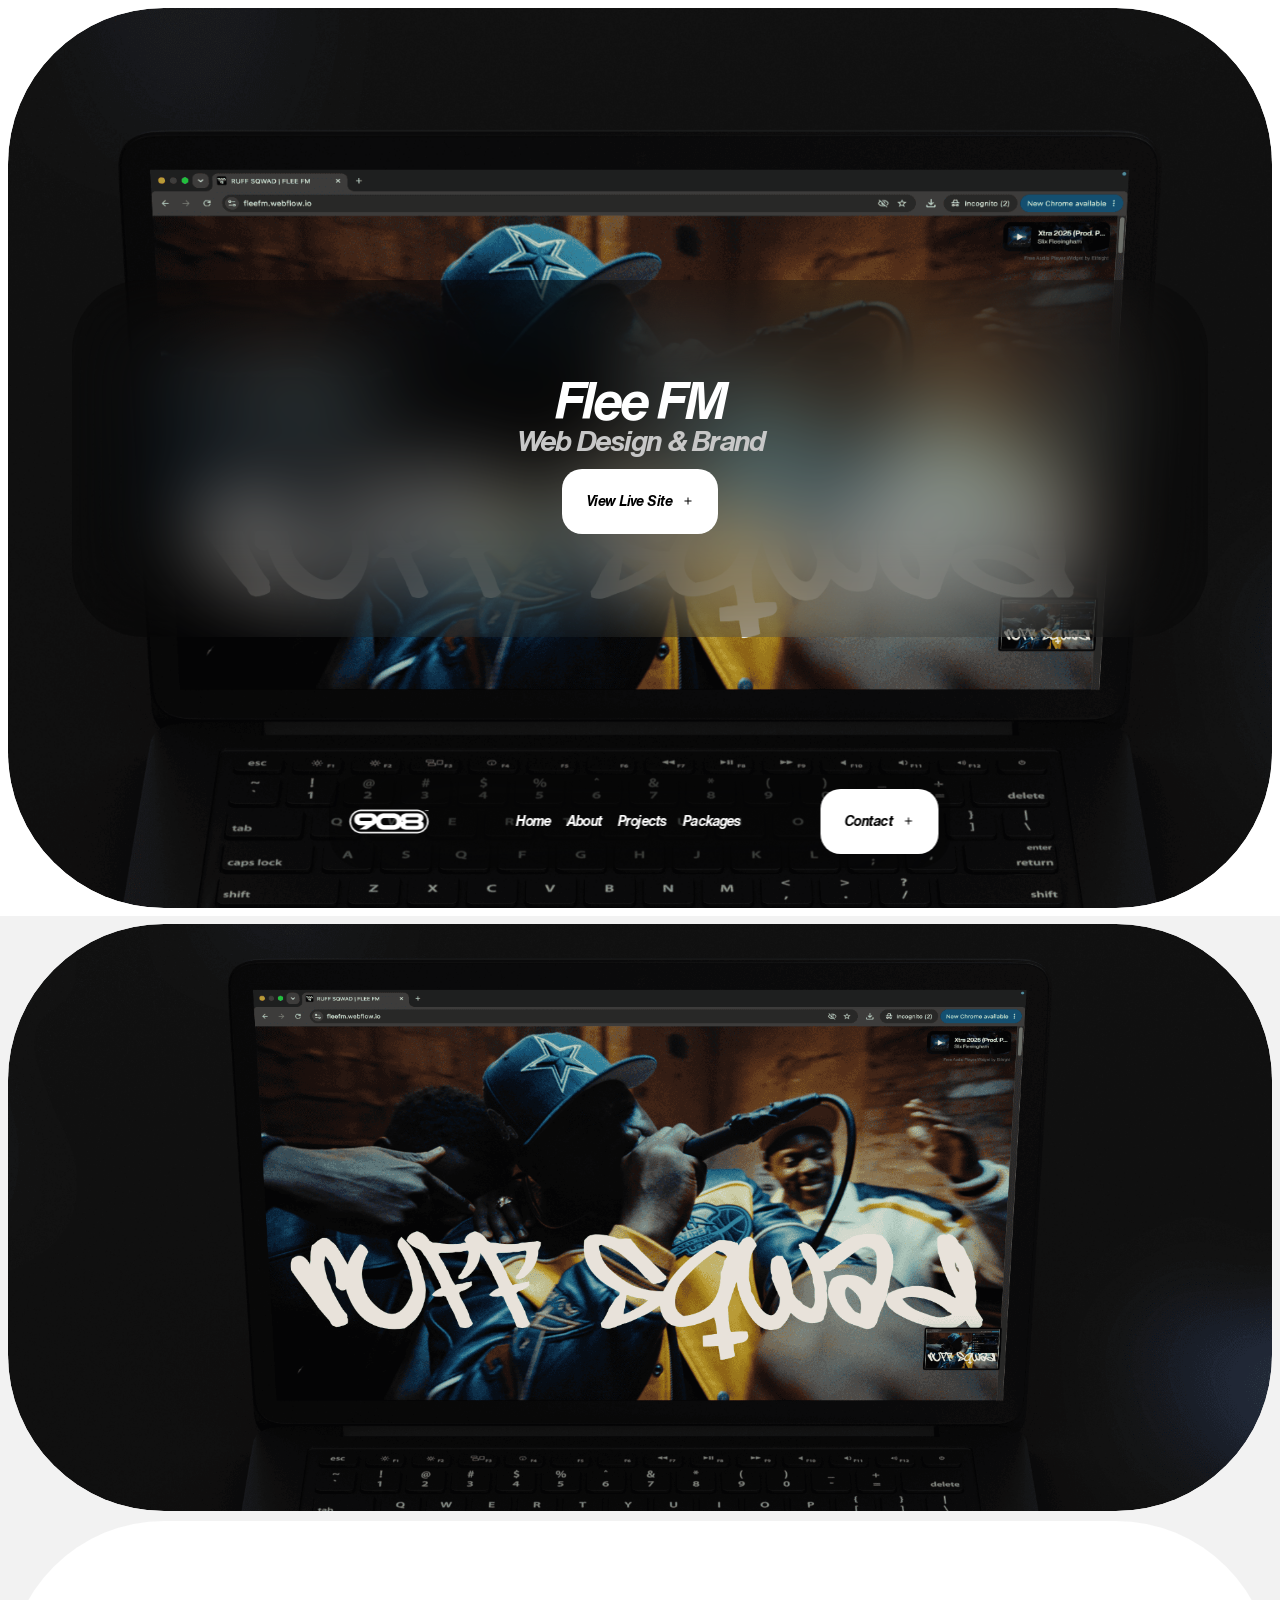
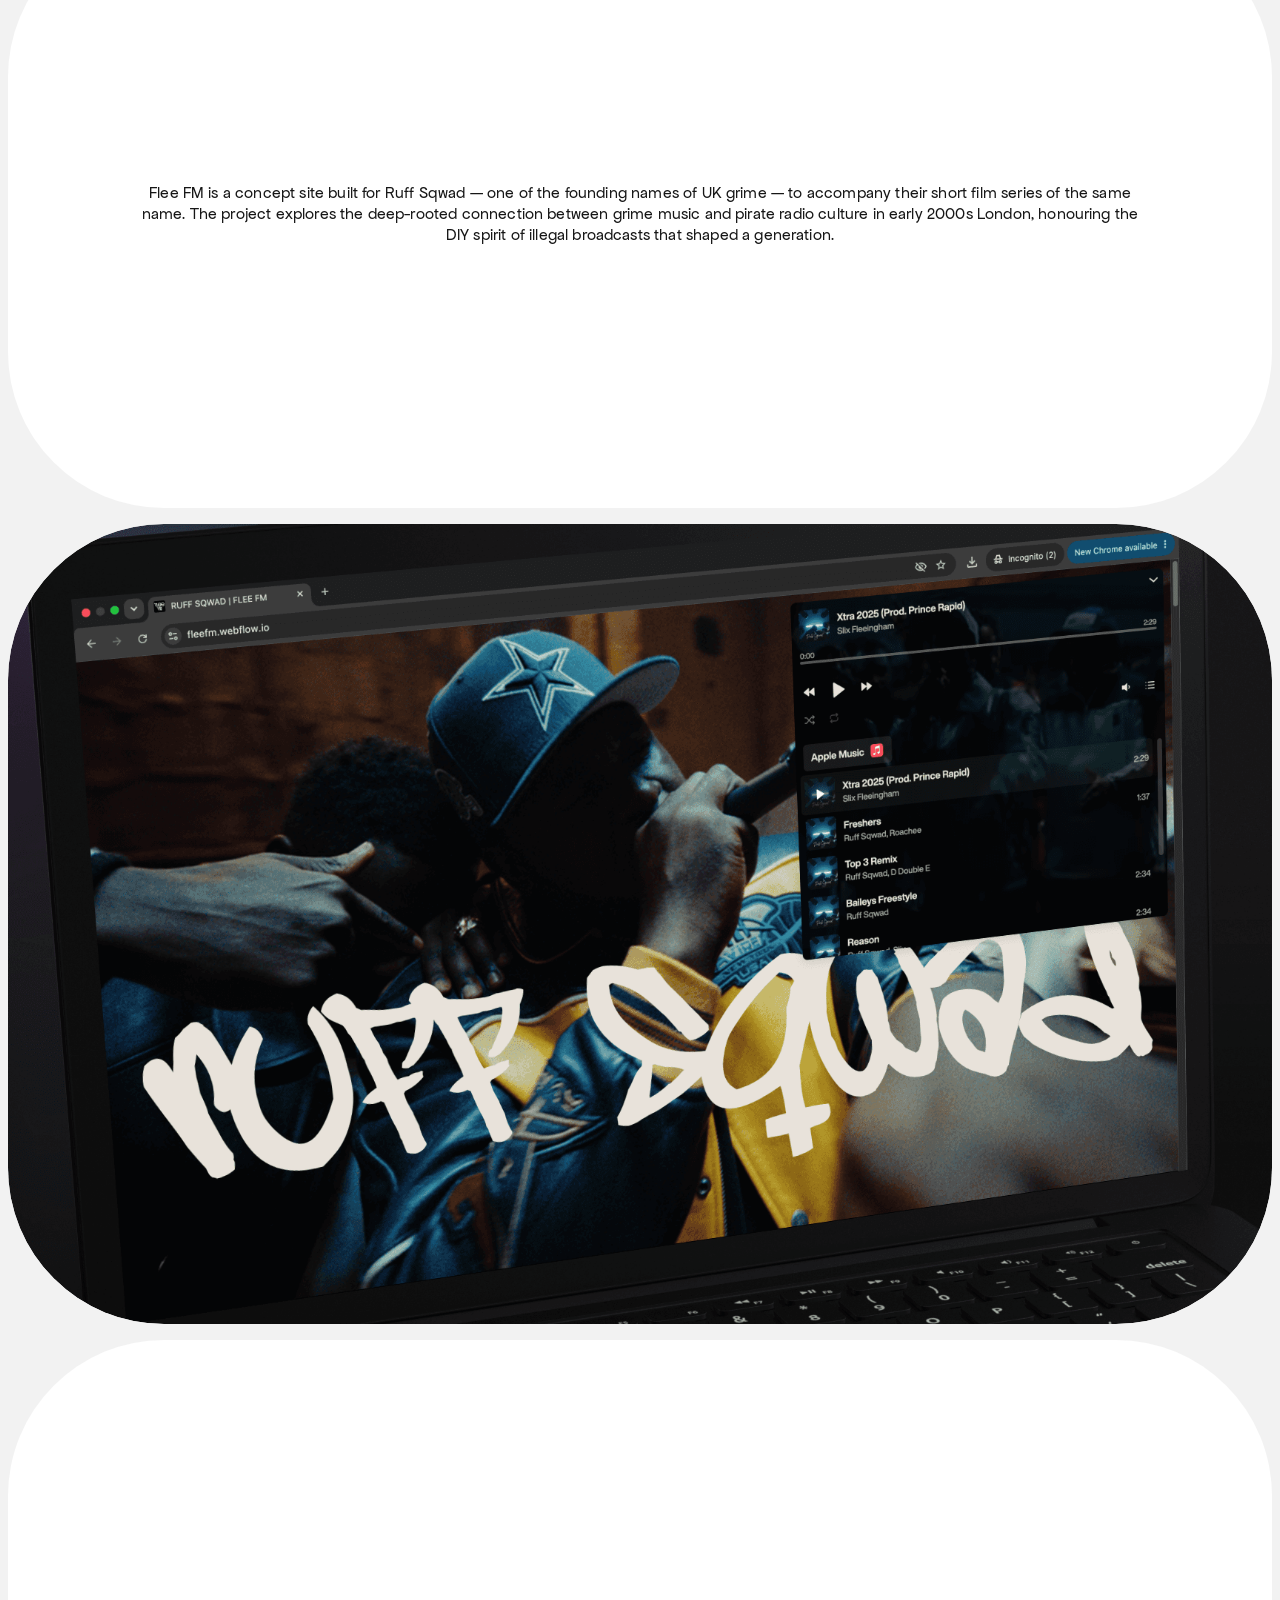
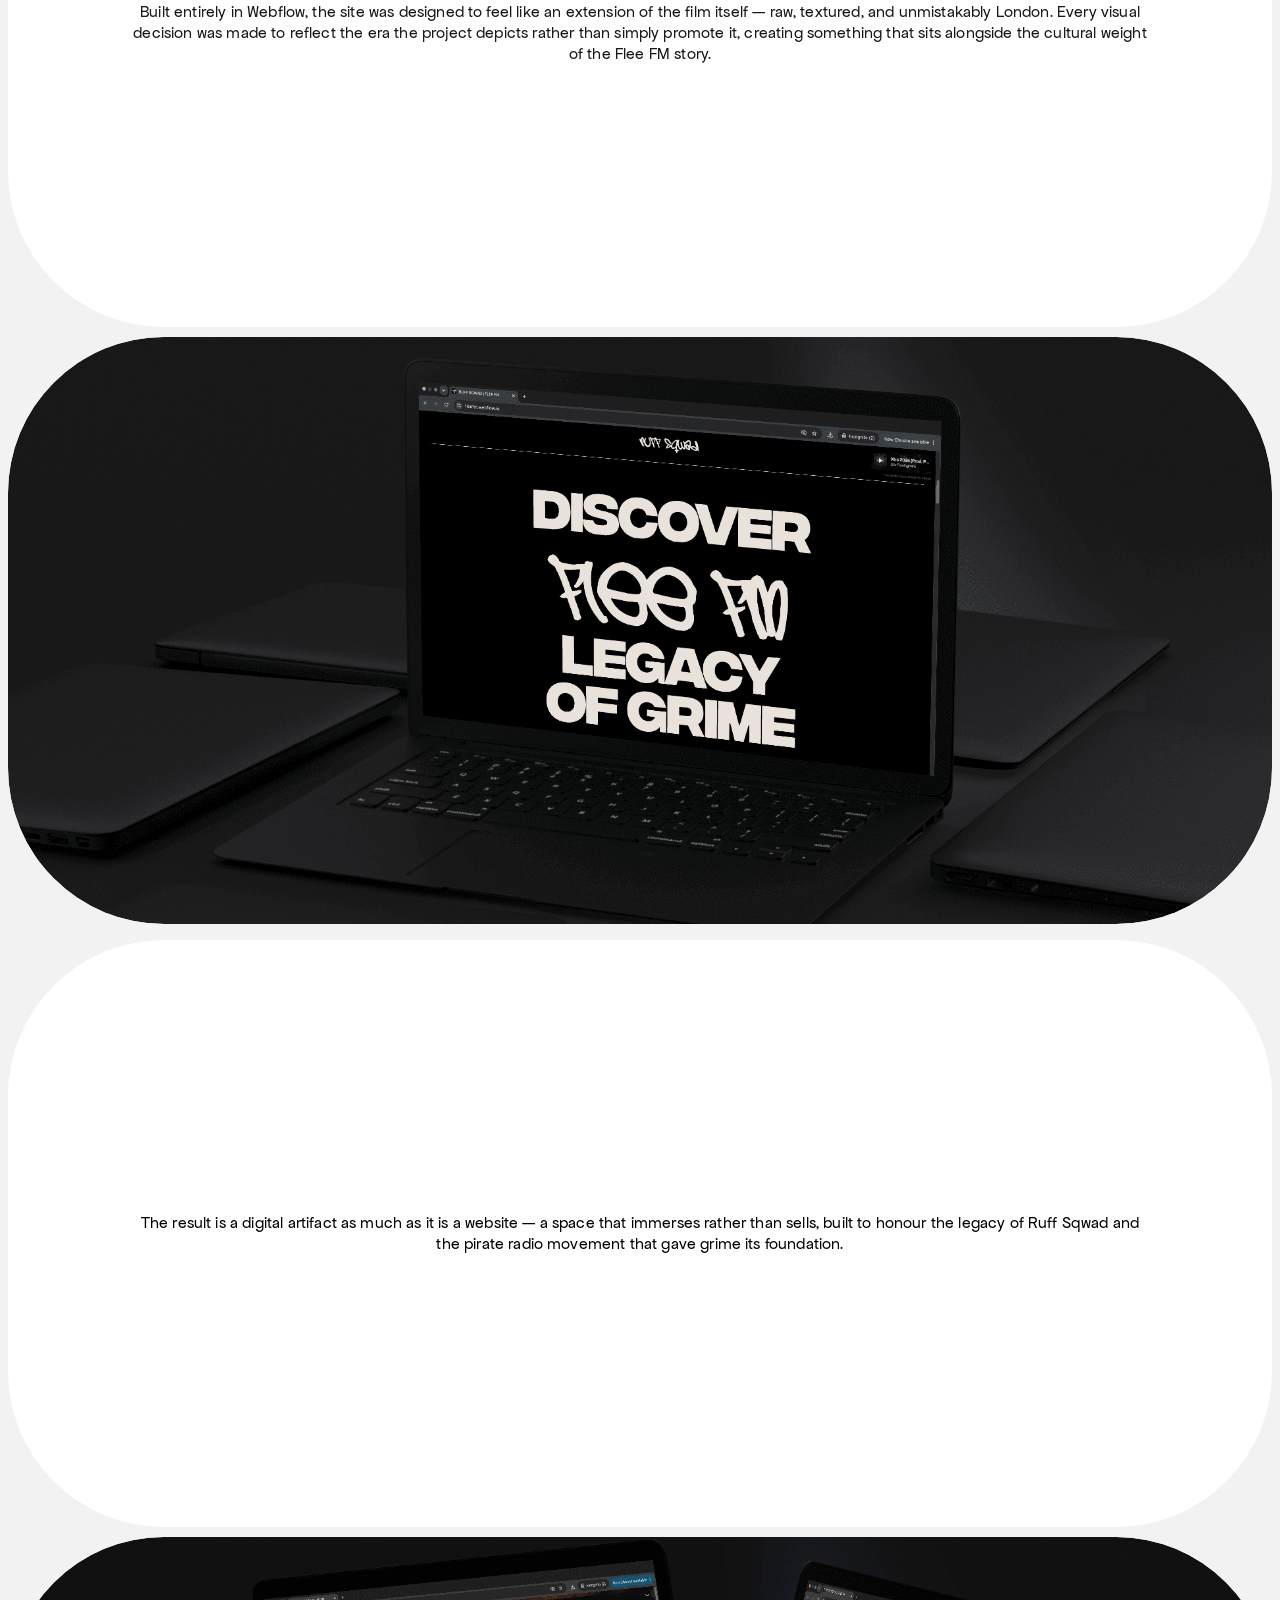
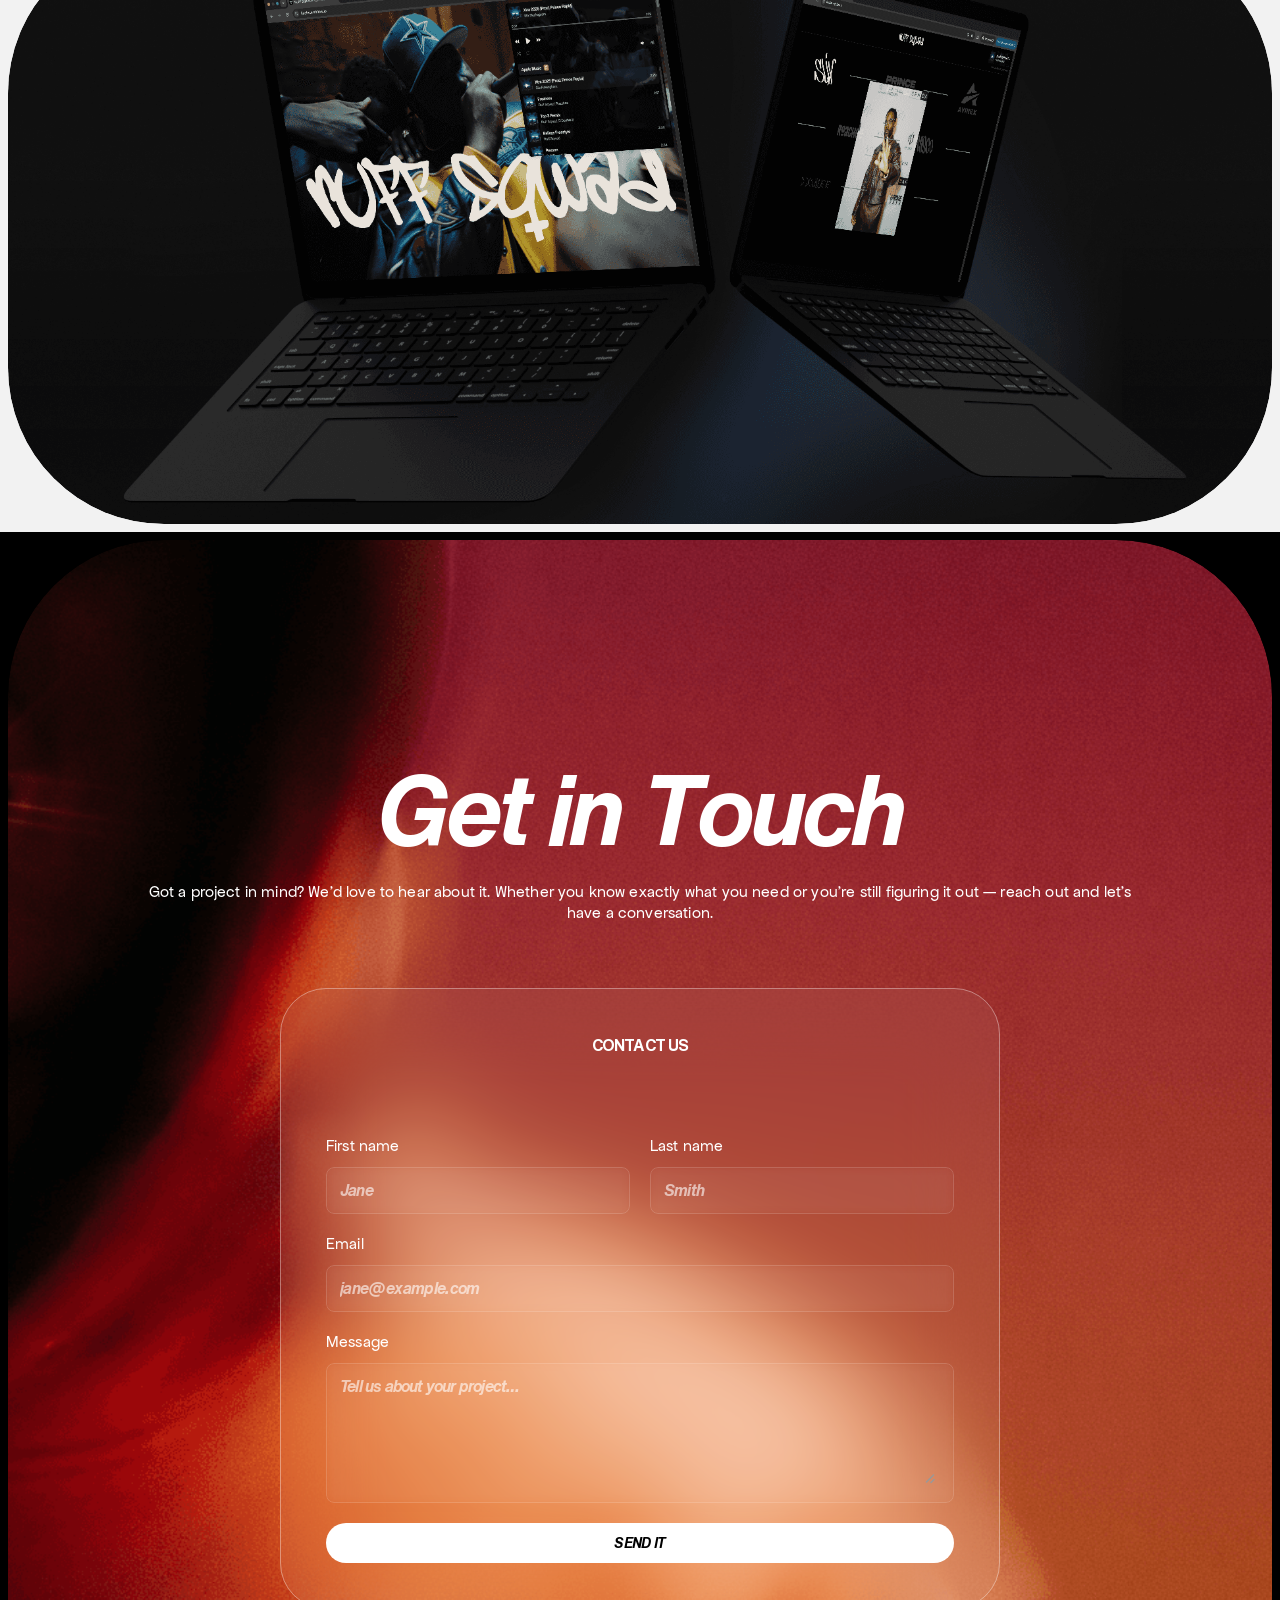
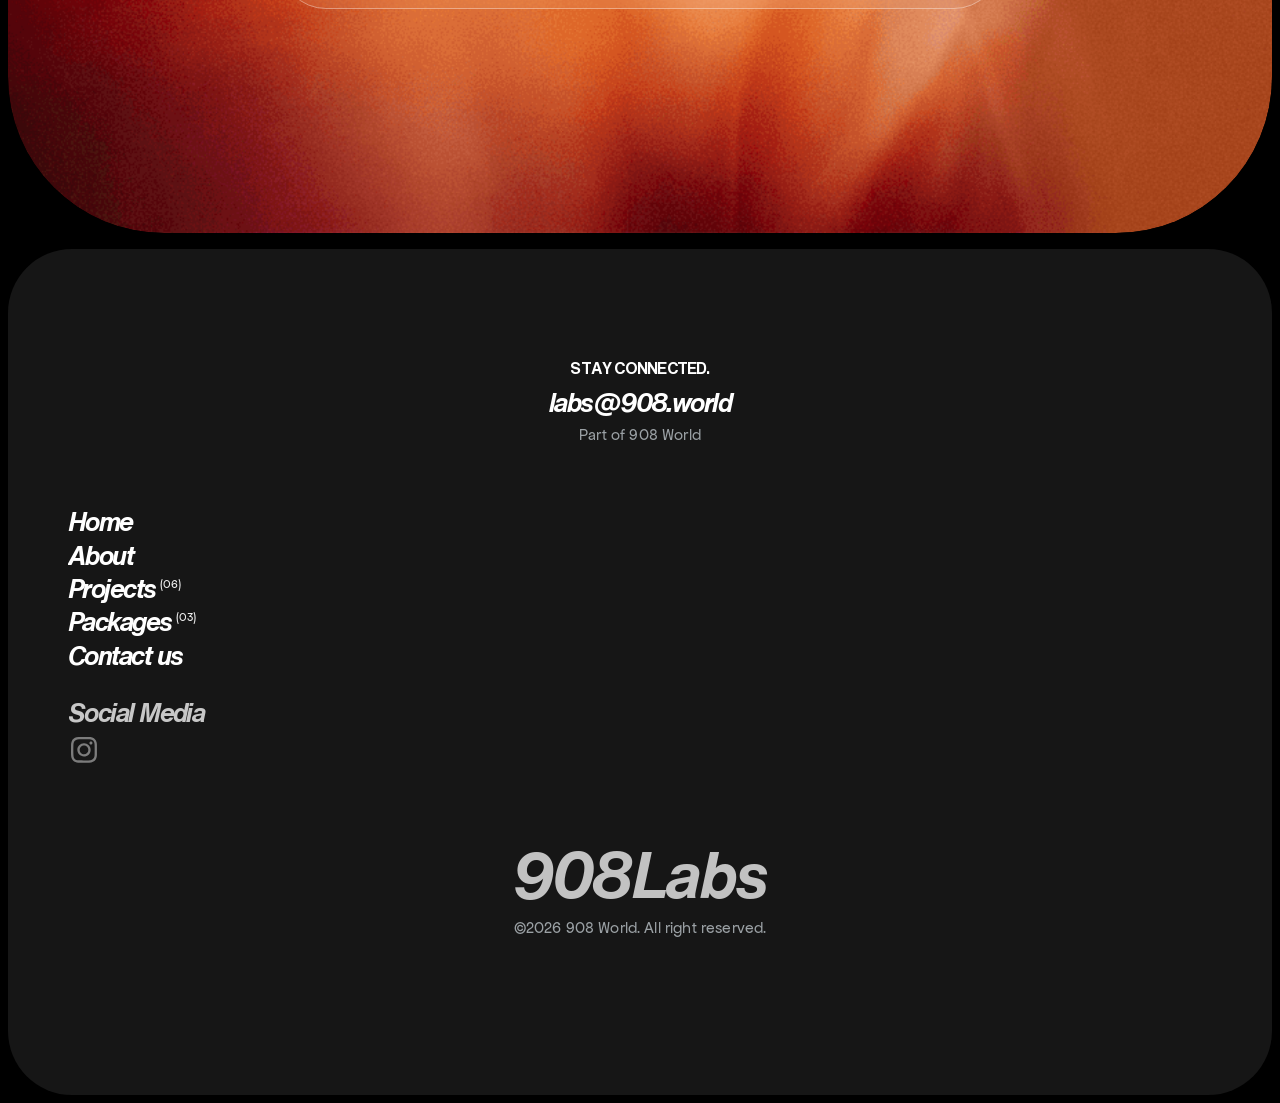
<file: projects/flee-fm.html>
<!doctype html>
<html lang="en">
<head>
	<meta charset="utf-8">
	<meta name="viewport" content="width=device-width">
	<title>Flee FM | 908 Labs™ Design &amp; Development Studio</title>
    <meta name="description" content="908 Labs is a London-based design and development studio building websites, brand systems, and digital platforms for music, film, fashion, and events brands. Part of 908 World.">
    <link href="/assets/img/4qBslxFFQMsQTsCELNN4s0qQw.png" rel="icon" media="(prefers-color-scheme: light)">
    <link href="/assets/img/K0LWANqoiIkGkUovoNLPH6iWL18.png" rel="icon" media="(prefers-color-scheme: dark)">
    <link rel="apple-touch-icon" href="/assets/img/tw0n4bMhMOSQbUp4PCfcui28AsQ.png">
    <!-- Open Graph -->
    <meta property="og:type" content="website">
    <meta property="og:title" content="Flee FM | 908 Labs™ Design &amp; Development Studio">
    <meta property="og:description" content="908 Labs is a London-based design and development studio building websites, brand systems, and digital platforms for music, film, fashion, and events brands. Part of 908 World.">
    <meta property="og:image" content="https://labs.908.world/assets/img/BlJSiJP9ZKjgPrQmnvKG0MaOQQ.png">
    <!-- X -->
    <meta name="twitter:card" content="summary_large_image">
    <meta name="twitter:title" content="Flee FM | 908 Labs™ Design &amp; Development Studio">
    <meta name="twitter:description" content="908 Labs is a London-based design and development studio building websites, brand systems, and digital platforms for music, film, fashion, and events brands. Part of 908 World.">
    <meta name="twitter:image" content="https://labs.908.world/assets/img/BlJSiJP9ZKjgPrQmnvKG0MaOQQ.png">
	
	
	
	<meta property="og:url" content="https://labs.908.world/projects/flee-fm">
    
    
	
	
	<meta name="robots" content="max-image-preview:large">
    <link rel="stylesheet" href="/css/framer-05582274db.css">
    <link rel="stylesheet" href="/css/framer-db46fd98ef.css">
    <link rel="stylesheet" href="/css/framer-a48717009a.css">
    <link rel="stylesheet" href="/css/forms.css">
    <link rel="stylesheet" href="/css/site.css">
    <script src="/js/lenis.min.js" defer></script>
    <script src="/js/site.js" defer></script>
</head>
<body>
	
	
    
    
	
	<div id="main" data-framer-generated-page><link rel="stylesheet" href="/css/framer-3ef50acdf2.css"><div class="framer-U6x1b framer-lkefcw" data-layout-template="true" style="min-height:100vh;width:auto"><link rel="stylesheet" href="/css/framer-f173b4791c.css"><div data-framer-root class="framer-iWulP framer-pZfsO framer-5z9hZ framer-2PrCU framer-29Thz framer-LWjwO framer-I88jw framer-Uwf5x framer-ZVwBr framer-dfKnm framer-J845l framer-1he9iai" style="min-height:100vh;width:auto;display:contents"><section class="framer-wobmlp" data-framer-name="Journal Hero"><div class="ssr-variant hidden-10jgwwq"><header as="header" class="framer-1m5oopx" data-framer-name="Container"><div style="position:absolute;border-radius:inherit;corner-shape:inherit;top:0;right:0;bottom:0;left:0" data-framer-background-image-wrapper="true"><img decoding="async" width="1920" height="1080" sizes="(min-width: 1440px) max(calc(min(100vw, 1920px) - 16px), max((min(100vw, 1920px) - 26px) / 2, 1px)), (min-width: 810px) and (max-width: 1439.98px) calc(min(100vw, 1920px) - 16px), (max-width: 809.98px) calc(min(100vw, 1920px) - 16px)" srcset="/assets/img/SDhAZg5IhBW1cdnvtUjCFw4a4-512.png 512w,/assets/img/SDhAZg5IhBW1cdnvtUjCFw4a4-1024.png 1024w,/assets/img/SDhAZg5IhBW1cdnvtUjCFw4a4.png 1920w" src="/assets/img/SDhAZg5IhBW1cdnvtUjCFw4a4.png" alt="Beyond Time" style="display:block;width:100%;height:100%;border-radius:inherit;corner-shape:inherit;object-position:center;object-fit:cover"></div><div class="framer-mzcpu4-container"><div data-us-dpi="1" data-us-scale="1" data-us-fps="60" style="width:100%;height:100%"></div></div><div class="framer-16vdzi3"><div class="framer-9fk7a5" data-framer-name="Title, Date"><div class="framer-lfxjtq" data-framer-component-type="RichTextContainer" style="transform:none"><h2 dir="auto" style="--font-selector:Q1VTVE9NVjI7SGVsdmV0aWNhIE5vdyBUZXh0ICBCb2xkIEl0YWxpYw==;--framer-font-family:&quot;Helvetica Now Text  Bold Italic&quot;, &quot;Helvetica Now Text  Bold Italic Placeholder&quot;, sans-serif;--framer-font-open-type-features:'blwf' on, 'cv09' on, 'cv03' on, 'cv04' on, 'cv11' on;--framer-font-size:52px;--framer-font-style:italic;--framer-font-weight:700;--framer-letter-spacing:-0.06em;--framer-line-height:0.9em;--framer-text-alignment:center;--framer-text-color:var(--token-b9a38ae6-6808-421e-8c6e-e2c5bc817a9d, rgb(255, 255, 255))" class="framer-text">Flee FM</h2></div><div class="framer-m8kfxg" data-framer-component-type="RichTextContainer" style="transform:none"><h4 dir="auto" style="--font-selector:Q1VTVE9NVjI7SGVsdmV0aWNhIE5vdyBUZXh0ICBCb2xkIEl0YWxpYw==;--framer-font-family:&quot;Helvetica Now Text  Bold Italic&quot;, &quot;Helvetica Now Text  Bold Italic Placeholder&quot;, sans-serif;--framer-font-open-type-features:'blwf' on, 'cv09' on, 'cv03' on, 'cv04' on, 'cv11' on;--framer-font-size:29px;--framer-font-style:italic;--framer-font-weight:700;--framer-letter-spacing:-0.06em;--framer-line-height:0.9em;--framer-text-alignment:center;--framer-text-color:var(--token-7bcc6f1a-ee08-44a7-a724-c0f26dca0dfa, rgb(199, 199, 199))" class="framer-text">Web Design &amp; Brand</h4></div></div><div class="framer-wctd78-container"><a class="framer-DHpVm framer-mmrlrr framer-v-5iwahy framer-1eyjkso" data-framer-name="Variant 2" data-highlight="true" tabindex="0" style="backdrop-filter:blur(32px);background-color:rgb(255, 255, 255);-webkit-backdrop-filter:blur(32px);border-bottom-left-radius:20px;border-bottom-right-radius:20px;border-top-left-radius:20px;border-top-right-radius:20px" href="https://fleefm.webflow.io" target="_blank" rel="noopener"><div class="framer-1iaov7i" data-framer-component-type="RichTextContainer" style="--extracted-r6o4lv:rgb(255, 255, 255);--framer-link-text-color:rgb(0, 153, 255);--framer-link-text-decoration:underline;--framer-paragraph-spacing:0px;transform:none"><p dir="auto" class="framer-text" style="--font-selector:Q1VTVE9NVjI7SGVsdmV0aWNhIE5vdyBUZXh0ICBCb2xkIEl0YWxpYw==;--framer-font-family:&quot;Helvetica Now Text  Bold Italic&quot;, &quot;Helvetica Now Text  Bold Italic Placeholder&quot;, sans-serif;--framer-font-size:14px;--framer-font-style:italic;--framer-font-weight:700;--framer-letter-spacing:-0.04em;--framer-text-alignment:center;--framer-text-transform:capitalize">View Live Site</p></div><div class="framer-p8oi1e"><div class="framer-1u9vmth-container" style="transform:none"><div style="display:contents"><svg xmlns="http://www.w3.org/2000/svg" focusable="false" viewBox="0 0 24 24" color="rgb(0, 0, 0)" aria-hidden="true" style="user-select:none;width:100%;height:100%;display:inline-block;fill:rgb(0, 0, 0);flex-shrink:0"><path d="M19 13h-6v6h-2v-6H5v-2h6V5h2v6h6v2z"></path></svg></div></div></div></a></div></div></header></div><div class="ssr-variant hidden-1he9iai hidden-5y47hk"><header as="header" class="framer-1m5oopx" data-framer-name="Container"><div style="position:absolute;border-radius:inherit;corner-shape:inherit;top:0;right:0;bottom:0;left:0" data-framer-background-image-wrapper="true"><img decoding="async" width="1920" height="1080" sizes="(min-width: 1440px) max(calc(min(100vw, 1920px) - 16px), max((min(100vw, 1920px) - 26px) / 2, 1px)), (min-width: 810px) and (max-width: 1439.98px) calc(min(100vw, 1920px) - 16px), (max-width: 809.98px) calc(min(100vw, 1920px) - 16px)" srcset="/assets/img/SDhAZg5IhBW1cdnvtUjCFw4a4-512.png 512w,/assets/img/SDhAZg5IhBW1cdnvtUjCFw4a4-1024.png 1024w,/assets/img/SDhAZg5IhBW1cdnvtUjCFw4a4.png 1920w" src="/assets/img/SDhAZg5IhBW1cdnvtUjCFw4a4.png" alt="Beyond Time" style="display:block;width:100%;height:100%;border-radius:inherit;corner-shape:inherit;object-position:center;object-fit:cover"></div><div class="framer-mzcpu4-container"><div data-us-dpi="1" data-us-scale="1" data-us-fps="60" style="width:100%;height:100%"></div></div><div class="framer-16vdzi3"><div class="framer-9fk7a5" data-framer-name="Title, Date"><div class="framer-lfxjtq" data-framer-component-type="RichTextContainer" style="transform:none"><h4 dir="auto" style="--font-selector:Q1VTVE9NVjI7SGVsdmV0aWNhIE5vdyBUZXh0ICBCb2xkIEl0YWxpYw==;--framer-font-family:&quot;Helvetica Now Text  Bold Italic&quot;, &quot;Helvetica Now Text  Bold Italic Placeholder&quot;, sans-serif;--framer-font-open-type-features:'blwf' on, 'cv09' on, 'cv03' on, 'cv04' on, 'cv11' on;--framer-font-size:35px;--framer-font-style:italic;--framer-font-weight:700;--framer-letter-spacing:-0.06em;--framer-line-height:0.9em;--framer-text-alignment:center;--framer-text-color:var(--token-b9a38ae6-6808-421e-8c6e-e2c5bc817a9d, rgb(255, 255, 255))" class="framer-text">Flee FM</h4></div><div class="framer-m8kfxg" data-framer-component-type="RichTextContainer" style="transform:none"><h5 dir="auto" style="--font-selector:Q1VTVE9NVjI7SGVsdmV0aWNhIE5vdyBUZXh0ICBCb2xkIEl0YWxpYw==;--framer-font-family:&quot;Helvetica Now Text  Bold Italic&quot;, &quot;Helvetica Now Text  Bold Italic Placeholder&quot;, sans-serif;--framer-font-open-type-features:'blwf' on, 'cv09' on, 'cv03' on, 'cv04' on, 'cv11' on;--framer-font-size:25px;--framer-font-style:italic;--framer-font-weight:700;--framer-letter-spacing:-0.06em;--framer-line-height:0.9em;--framer-text-alignment:center;--framer-text-color:var(--token-7bcc6f1a-ee08-44a7-a724-c0f26dca0dfa, rgb(199, 199, 199))" class="framer-text">Web Design &amp; Brand</h5></div></div><div class="framer-wctd78-container"><a class="framer-DHpVm framer-mmrlrr framer-v-5iwahy framer-1eyjkso" data-framer-name="Variant 2" data-highlight="true" tabindex="0" style="backdrop-filter:blur(32px);background-color:rgb(255, 255, 255);-webkit-backdrop-filter:blur(32px);border-bottom-left-radius:20px;border-bottom-right-radius:20px;border-top-left-radius:20px;border-top-right-radius:20px" href="https://fleefm.webflow.io" target="_blank" rel="noopener"><div class="framer-1iaov7i" data-framer-component-type="RichTextContainer" style="--extracted-r6o4lv:rgb(255, 255, 255);--framer-link-text-color:rgb(0, 153, 255);--framer-link-text-decoration:underline;--framer-paragraph-spacing:0px;transform:none"><p dir="auto" class="framer-text" style="--font-selector:Q1VTVE9NVjI7SGVsdmV0aWNhIE5vdyBUZXh0ICBCb2xkIEl0YWxpYw==;--framer-font-family:&quot;Helvetica Now Text  Bold Italic&quot;, &quot;Helvetica Now Text  Bold Italic Placeholder&quot;, sans-serif;--framer-font-size:14px;--framer-font-style:italic;--framer-font-weight:700;--framer-letter-spacing:-0.04em;--framer-text-alignment:center;--framer-text-transform:capitalize">View Live Site</p></div><div class="framer-p8oi1e"><div class="framer-1u9vmth-container" style="transform:none"><div style="display:contents"><svg xmlns="http://www.w3.org/2000/svg" focusable="false" viewBox="0 0 24 24" color="rgb(0, 0, 0)" aria-hidden="true" style="user-select:none;width:100%;height:100%;display:inline-block;fill:rgb(0, 0, 0);flex-shrink:0"><path d="M19 13h-6v6h-2v-6H5v-2h6V5h2v6h6v2z"></path></svg></div></div></div></a></div></div></header></div></section><section class="framer-nkbvqb" data-framer-name="Image, overview"><div class="ssr-variant"><header as="header" class="framer-12vfzjj" data-framer-name="Image"><div style="position:absolute;border-radius:inherit;corner-shape:inherit;top:0;right:0;bottom:0;left:0" data-framer-background-image-wrapper="true"><img decoding="async" width="1920" height="1080" sizes="(min-width: 1440px) max(calc(min(100vw, 1920px) - 16px), max((min(100vw, 1920px) - 26px) / 2, 1px)), (min-width: 810px) and (max-width: 1439.98px) calc(min(100vw, 1920px) - 16px), (max-width: 809.98px) calc(min(100vw, 1920px) - 16px)" srcset="/assets/img/SDhAZg5IhBW1cdnvtUjCFw4a4-512.png 512w,/assets/img/SDhAZg5IhBW1cdnvtUjCFw4a4-1024.png 1024w,/assets/img/SDhAZg5IhBW1cdnvtUjCFw4a4.png 1920w" src="/assets/img/SDhAZg5IhBW1cdnvtUjCFw4a4.png" alt="White Lotus Resort" style="display:block;width:100%;height:100%;border-radius:inherit;corner-shape:inherit;object-position:center;object-fit:cover"></div></header></div><header class="framer-1fbei00" data-framer-name="Overview"><div class="framer-1wmyryz" data-framer-name="Text"><div class="framer-10yroln" data-framer-component-type="RichTextContainer" style="transform:none"><p dir="auto" class="framer-text framer-styles-preset-1ggupjl">Flee FM is a concept site built for Ruff Sqwad — one of the founding names of UK grime — to accompany their short film series of the same name. The project explores the deep-rooted connection between grime music and pirate radio culture in early 2000s London, honouring the DIY spirit of illegal broadcasts that shaped a generation.</p></div></div></header></section><section class="framer-2k71f3" data-framer-name="Image"><div class="ssr-variant"><header as="header" class="framer-19d7xpf" data-framer-name="Image"><div style="position:absolute;border-radius:inherit;corner-shape:inherit;top:0;right:0;bottom:0;left:0" data-framer-background-image-wrapper="true"><img decoding="async" loading="lazy" width="1920" height="1080" sizes="(min-width: 1440px) max(min(100vw, 1920px) - 16px, 1px), (min-width: 810px) and (max-width: 1439.98px) max(min(100vw, 1920px) - 16px, 1px), (max-width: 809.98px) calc(min(100vw, 1920px) - 16px)" srcset="/assets/img/qSMTVVxcN16vYSrSHF0Mb0FAac-512.png 512w,/assets/img/qSMTVVxcN16vYSrSHF0Mb0FAac-1024.png 1024w,/assets/img/qSMTVVxcN16vYSrSHF0Mb0FAac.png 1920w" src="/assets/img/qSMTVVxcN16vYSrSHF0Mb0FAac.png" alt=" Beyond Time" style="display:block;width:100%;height:100%;border-radius:inherit;corner-shape:inherit;object-position:center;object-fit:cover"></div></header></div></section><section class="framer-kwo16f" data-framer-name="Details, Image"><header class="framer-aav3l4" data-framer-name="Details"><div class="framer-109dp0x" data-framer-name="Text"><div class="framer-1n3nq2f" data-framer-component-type="RichTextContainer" style="transform:none"><p dir="auto" class="framer-text framer-styles-preset-1ggupjl">Built entirely in Webflow, the site was designed to feel like an extension of the film itself — raw, textured, and unmistakably London. Every visual decision was made to reflect the era the project depicts rather than simply promote it, creating something that sits alongside the cultural weight of the Flee FM story.</p></div></div></header><div class="ssr-variant"><header as="header" class="framer-qn7amj" data-framer-name="Image"><div style="position:absolute;border-radius:inherit;corner-shape:inherit;top:0;right:0;bottom:0;left:0" data-framer-background-image-wrapper="true"><img decoding="async" loading="lazy" width="1920" height="1080" sizes="(min-width: 1440px) max((min(100vw, 1920px) - 26px) / 2, 1px), (min-width: 810px) and (max-width: 1439.98px) calc(min(100vw, 1920px) - 16px), (max-width: 809.98px) calc(min(100vw, 1920px) - 16px)" srcset="/assets/img/xHEANVQOnOm0zE02Hl6k61JbYeg-512.png 512w,/assets/img/xHEANVQOnOm0zE02Hl6k61JbYeg-1024.png 1024w,/assets/img/xHEANVQOnOm0zE02Hl6k61JbYeg.png 1920w" src="/assets/img/xHEANVQOnOm0zE02Hl6k61JbYeg.png" alt="ethereal textures" style="display:block;width:100%;height:100%;border-radius:inherit;corner-shape:inherit;object-position:center;object-fit:cover"></div></header></div></section><section class="framer-1r2isx1 hidden-5y47hk hidden-10jgwwq" data-framer-name="Image"><header as="header" class="framer-n4x6pw" data-framer-name="Image"><div style="position:absolute;border-radius:inherit;corner-shape:inherit;top:0;right:0;bottom:0;left:0" data-framer-background-image-wrapper="true"><img decoding="async" loading="lazy" width="1920" height="1080" sizes="(min-width: 1440px) max(min(100vw, 1920px) - 16px, 1px), (min-width: 810px) and (max-width: 1439.98px) max(min(100vw, 1920px) - 16px, 1px), (max-width: 809.98px) max(min(100vw, 1920px) - 16px, 1px)" srcset="/assets/img/2gcvhvC4Ppp1dgL9FZl4uZ2KE-512.png 512w,/assets/img/2gcvhvC4Ppp1dgL9FZl4uZ2KE-1024.png 1024w,/assets/img/2gcvhvC4Ppp1dgL9FZl4uZ2KE.png 1920w" src="/assets/img/2gcvhvC4Ppp1dgL9FZl4uZ2KE.png" alt="reimagines luxury" style="display:block;width:100%;height:100%;border-radius:inherit;corner-shape:inherit;object-position:center;object-fit:cover"></div></header></section><section class="framer-thc23a" data-framer-name="Image, Testimonials"><div class="ssr-variant"><header as="header" class="framer-1d3wjff" data-framer-name="Image"><div style="position:absolute;border-radius:inherit;corner-shape:inherit;top:0;right:0;bottom:0;left:0" data-framer-background-image-wrapper="true"><img decoding="async" loading="lazy" width="1920" height="1080" sizes="(min-width: 1440px) max((min(100vw, 1920px) - 26px) / 2, 1px), (min-width: 810px) and (max-width: 1439.98px) calc(min(100vw, 1920px) - 16px), (max-width: 809.98px) calc(min(100vw, 1920px) - 16px)" srcset="/assets/img/HLHAezKrgSPahKdboUL4WFWpEs-512.png 512w,/assets/img/HLHAezKrgSPahKdboUL4WFWpEs-1024.png 1024w,/assets/img/HLHAezKrgSPahKdboUL4WFWpEs.png 1920w" src="/assets/img/HLHAezKrgSPahKdboUL4WFWpEs.png" alt="Inspired by nature’s seamless transitions" style="display:block;width:100%;height:100%;border-radius:inherit;corner-shape:inherit;object-position:center;object-fit:cover"></div></header></div><header class="framer-alteme" data-framer-name="Testimonials"><div class="framer-1u77f5k" data-framer-name="text stack"><div class="framer-nr5npf" data-framer-component-type="RichTextContainer" style="transform:none"><p class="framer-text framer-styles-preset-d8lgz7" data-styles-preset="R1K60oWJQ" dir="auto" style="--framer-text-alignment:center;--framer-text-color:var(--token-02c02d96-f46f-46e7-b35e-1c0a8ad8ac4a, rgb(0, 0, 0))">The result is a digital artifact as much as it is a website — a space that immerses rather than sells, built to honour the legacy of Ruff Sqwad and the pirate radio movement that gave grime its foundation.</p></div></div></header></section><div class="framer-lvfopt-container"><div></div></div></div><div id="overlay"></div><div class="framer-1ufhn9g"></div><div class="framer-1us5k9m-container"><div class="ssr-variant hidden-uqfy8r hidden-1gloaxa"><div class="framer-wFufN framer-J845l framer-2rohoy framer-v-2rohoy" data-framer-name="Desktop" style="background-color:rgb(0, 0, 0);max-width:100%;width:100%"><header as="header" class="framer-n85nk4" data-framer-name="Header" style="border-bottom-left-radius:156px;border-bottom-right-radius:156px;border-top-left-radius:156px;border-top-right-radius:156px"><div style="position:absolute;border-radius:inherit;corner-shape:inherit;top:0;right:0;bottom:0;left:0" data-framer-background-image-wrapper="true"><img decoding="async" width="1661" height="937" sizes="(min-width: 1440px) calc(min(100vw, 1920px) - 16px), (max-width: 809.98px) calc(min(100vw, 1920px) - 16px), (min-width: 810px) and (max-width: 1439.98px) calc(min(100vw, 1920px) - 16px)" srcset="/assets/img/RUPb3Biyo6LiuBCnmhq4s7ix4c-512.png 512w,/assets/img/RUPb3Biyo6LiuBCnmhq4s7ix4c-1024.png 1024w,/assets/img/RUPb3Biyo6LiuBCnmhq4s7ix4c.png 1661w" src="/assets/img/RUPb3Biyo6LiuBCnmhq4s7ix4c.png" alt="Contact us" style="display:block;width:100%;height:100%;border-radius:inherit;corner-shape:inherit;object-position:center;object-fit:cover"></div><div class="framer-inei9g"><div class="framer-1vpy0fq" data-framer-component-type="RichTextContainer" style="--extracted-gdpscs:var(--token-b9a38ae6-6808-421e-8c6e-e2c5bc817a9d, rgb(255, 255, 255));--framer-link-text-color:rgb(0, 153, 255);--framer-link-text-decoration:underline;transform:none"><h1 dir="auto" class="framer-text" style="--font-selector:Q1VTVE9NVjI7SGVsdmV0aWNhIE5vdyBUZXh0ICBCb2xkIEl0YWxpYw==;--framer-font-family:&quot;Helvetica Now Text  Bold Italic&quot;, &quot;Helvetica Now Text  Bold Italic Placeholder&quot;, sans-serif;--framer-font-open-type-features:'blwf' on, 'cv09' on, 'cv03' on, 'cv04' on, 'cv11' on;--framer-font-size:98px;--framer-font-style:italic;--framer-font-weight:700;--framer-letter-spacing:-0.05em;--framer-line-height:0.9em;--framer-text-color:var(--extracted-gdpscs, var(--token-b9a38ae6-6808-421e-8c6e-e2c5bc817a9d, rgb(255, 255, 255)))" data-fx="chars">Get in Touch</h1></div><div class="framer-gw7ayr" data-framer-component-type="RichTextContainer" style="--extracted-r6o4lv:var(--token-17dd74c0-48e7-4cc6-8876-ee446770c16e, rgb(242, 242, 242));--framer-link-text-color:rgb(0, 153, 255);--framer-link-text-decoration:underline;transform:none"><p class="framer-text framer-styles-preset-d8lgz7" data-styles-preset="R1K60oWJQ" dir="auto" style="--framer-text-color:var(--extracted-r6o4lv, var(--token-17dd74c0-48e7-4cc6-8876-ee446770c16e, rgb(242, 242, 242)))">Got a project in mind? We'd love to hear about it. Whether you know exactly what you need or you're still figuring it out — reach out and let's have a conversation.</p></div></div><div class="framer-1u1mxi0" data-border="true" style="--border-bottom-width:1px;--border-color:rgba(255, 255, 255, 0.37);--border-left-width:1px;--border-right-width:1px;--border-style:solid;--border-top-width:1px;backdrop-filter:blur(44px);background-color:rgba(255, 255, 255, 0.06);-webkit-backdrop-filter:blur(44px);border-bottom-left-radius:46px;border-bottom-right-radius:46px;border-top-left-radius:46px;border-top-right-radius:46px"><div class="framer-c3uj18" data-framer-component-type="RichTextContainer" style="--extracted-1lwpl3i:rgb(255, 255, 255);--framer-link-text-color:rgb(0, 153, 255);--framer-link-text-decoration:underline;transform:none"><h5 dir="auto" class="framer-text" style="--font-selector:Q1VTVE9NVjI7SGVsdmV0aWNhIE5vdyBUZXh0ICBCb2xk;--framer-font-family:&quot;Helvetica Now Text  Bold&quot;, &quot;Helvetica Now Text  Bold Placeholder&quot;, sans-serif;--framer-font-open-type-features:'blwf' on, 'cv09' on, 'cv03' on, 'cv04' on, 'cv11' on;--framer-font-weight:700;--framer-letter-spacing:-0.05em;--framer-line-height:1.4em;--framer-text-alignment:center;--framer-text-color:var(--extracted-1lwpl3i, rgb(255, 255, 255));--framer-text-transform:uppercase">contact Us</h5></div><form class="framer-128ybiv" data-form="General enquiry"><div class="framer-zmoe9x"><div class="framer-1aoa52h" data-framer-name="First Name"><div class="framer-jpw4gc" data-framer-component-type="RichTextContainer" style="--extracted-r6o4lv:var(--token-b9a38ae6-6808-421e-8c6e-e2c5bc817a9d, rgb(255, 255, 255));transform:none"><p class="framer-text framer-styles-preset-d8lgz7" data-styles-preset="R1K60oWJQ" style="--framer-text-color:var(--extracted-r6o4lv, var(--token-b9a38ae6-6808-421e-8c6e-e2c5bc817a9d, rgb(255, 255, 255)))">First name</p></div><div class="framer-form-text-input framer-form-input-wrapper framer-mvnozm framer-form-text-input-type" style="--framer-input-border-bottom-width:1px;--framer-input-border-color:var(--token-d559605d-d2a3-4776-a2c1-0436ceda3b18, rgba(255, 255, 255, 0.15));--framer-input-border-left-width:1px;--framer-input-border-radius-bottom-left:8px;--framer-input-border-radius-bottom-right:8px;--framer-input-border-radius-top-left:8px;--framer-input-border-radius-top-right:8px;--framer-input-border-right-width:1px;--framer-input-border-style:solid;--framer-input-border-top-width:1px;--framer-input-font-color:rgb(255, 255, 255);--framer-input-icon-color:rgb(153, 153, 153);--framer-input-placeholder-color:rgba(255, 255, 255, 0.6);backdrop-filter:blur(5px);-webkit-backdrop-filter:blur(5px)"><input class="framer-form-input framer-form-input-empty" name="First name" placeholder="Jane" required="" type="text" value=""/></div></div><div class="framer-10p0xhp" data-framer-name="Last Name"><div class="framer-21np0l" data-framer-component-type="RichTextContainer" style="--extracted-r6o4lv:var(--token-b9a38ae6-6808-421e-8c6e-e2c5bc817a9d, rgb(255, 255, 255));transform:none"><p class="framer-text framer-styles-preset-d8lgz7" data-styles-preset="R1K60oWJQ" style="--framer-text-color:var(--extracted-r6o4lv, var(--token-b9a38ae6-6808-421e-8c6e-e2c5bc817a9d, rgb(255, 255, 255)))">Last name</p></div><div class="framer-form-text-input framer-form-input-wrapper framer-r6t0i4 framer-form-text-input-type" style="--framer-input-border-bottom-width:1px;--framer-input-border-color:var(--token-d559605d-d2a3-4776-a2c1-0436ceda3b18, rgba(255, 255, 255, 0.15));--framer-input-border-left-width:1px;--framer-input-border-radius-bottom-left:8px;--framer-input-border-radius-bottom-right:8px;--framer-input-border-radius-top-left:8px;--framer-input-border-radius-top-right:8px;--framer-input-border-right-width:1px;--framer-input-border-style:solid;--framer-input-border-top-width:1px;--framer-input-font-color:rgb(255, 255, 255);--framer-input-icon-color:rgb(153, 153, 153);--framer-input-placeholder-color:rgba(255, 255, 255, 0.6);backdrop-filter:blur(5px);-webkit-backdrop-filter:blur(5px)"><input class="framer-form-input framer-form-input-empty" name="Last name" placeholder="Smith" required="" type="text" value=""/></div></div></div><div class="framer-ioqe1j" data-framer-name="Email"><div class="framer-11akexm"><div class="framer-11c6ahm" data-framer-component-type="RichTextContainer" style="--extracted-r6o4lv:var(--token-b9a38ae6-6808-421e-8c6e-e2c5bc817a9d, rgb(255, 255, 255));transform:none"><p class="framer-text framer-styles-preset-d8lgz7" data-styles-preset="R1K60oWJQ" style="--framer-text-color:var(--extracted-r6o4lv, var(--token-b9a38ae6-6808-421e-8c6e-e2c5bc817a9d, rgb(255, 255, 255)))">Email</p></div><div class="framer-form-text-input framer-form-input-wrapper framer-1en48rw" style="--framer-input-border-bottom-width:1px;--framer-input-border-color:var(--token-d559605d-d2a3-4776-a2c1-0436ceda3b18, rgba(255, 255, 255, 0.15));--framer-input-border-left-width:1px;--framer-input-border-radius-bottom-left:8px;--framer-input-border-radius-bottom-right:8px;--framer-input-border-radius-top-left:8px;--framer-input-border-radius-top-right:8px;--framer-input-border-right-width:1px;--framer-input-border-style:solid;--framer-input-border-top-width:1px;--framer-input-font-color:rgb(255, 255, 255);--framer-input-icon-color:rgb(153, 153, 153);--framer-input-placeholder-color:rgba(255, 255, 255, 0.6);backdrop-filter:blur(5px);-webkit-backdrop-filter:blur(5px)"><input class="framer-form-input framer-form-input-empty" name="Email" placeholder="jane@example.com" required="" type="email" value=""/></div></div><div class="framer-jpzepa" data-message-block=""><div class="framer-1g2hu5d" data-framer-component-type="RichTextContainer" style="--extracted-r6o4lv:var(--token-b9a38ae6-6808-421e-8c6e-e2c5bc817a9d, rgb(255, 255, 255));transform:none"><p class="framer-text framer-styles-preset-d8lgz7" data-styles-preset="R1K60oWJQ" style="--framer-text-color:var(--extracted-r6o4lv, var(--token-b9a38ae6-6808-421e-8c6e-e2c5bc817a9d, rgb(255, 255, 255)))">Message</p></div><div class="framer-form-text-input framer-form-input-wrapper framer-crtitr form-message" style="--framer-input-border-bottom-width:1px;--framer-input-border-color:var(--token-d559605d-d2a3-4776-a2c1-0436ceda3b18, rgba(255, 255, 255, 0.15));--framer-input-border-left-width:1px;--framer-input-border-radius-bottom-left:8px;--framer-input-border-radius-bottom-right:8px;--framer-input-border-radius-top-left:8px;--framer-input-border-radius-top-right:8px;--framer-input-border-right-width:1px;--framer-input-border-style:solid;--framer-input-border-top-width:1px;--framer-input-font-color:rgb(255, 255, 255);--framer-input-icon-color:rgb(153, 153, 153);--framer-input-placeholder-color:rgba(255, 255, 255, 0.6);backdrop-filter:blur(5px);-webkit-backdrop-filter:blur(5px)"><textarea class="framer-form-input framer-form-input-empty" name="Message" placeholder="Tell us about your project…" required="" rows="4"></textarea></div></div></div><div class="framer-1yvahkq-container"><button class="framer-cv8oS framer-1juyh6d framer-v-1juyh6d" data-framer-name="Form Button" data-reset="button" style="background-color:var(--token-0760290c-0963-4afd-8b72-f7c94940d48f, rgb(255, 255, 255));height:100%;width:100%;border-bottom-left-radius:20px;border-bottom-right-radius:20px;border-top-left-radius:20px;border-top-right-radius:20px;opacity:1"><div class="framer-13na5k5" data-framer-component-type="RichTextContainer" style="--framer-link-text-color:rgb(0, 153, 255);--framer-link-text-decoration:underline;opacity:1;transform:none"><p class="framer-text" dir="auto" style='--font-selector:Q1VTVE9NVjI7SGVsdmV0aWNhIE5vdyBUZXh0ICBCb2xkIEl0YWxpYw==;--framer-font-family:"Helvetica Now Text  Bold Italic", "Helvetica Now Text  Bold Italic Placeholder", sans-serif;--framer-font-size:14px;--framer-font-style:italic;--framer-font-weight:700;--framer-letter-spacing:-0.05em;--framer-line-height:1.3em;--framer-text-alignment:left;--framer-text-transform:capitalize'>SEND IT</p></div></button></div><input aria-hidden="true" autocomplete="one-time-code" data-1p-ignore="true" data-bwignore="true" data-form-type="other" data-lpignore="true" name="website" style="position:absolute;transform:scale(0)" tabindex="-1" type="text" value=""/><input aria-hidden="true" autocomplete="one-time-code" data-1p-ignore="true" data-bwignore="true" data-form-type="other" data-lpignore="true" name="company" style="position:absolute;transform:scale(0)" tabindex="-1" type="text" value=""/><input aria-hidden="true" autocomplete="one-time-code" data-1p-ignore="true" data-bwignore="true" data-form-type="other" data-lpignore="true" name="message" style="position:absolute;transform:scale(0)" tabindex="-1" type="text" value=""/><input aria-hidden="true" autocomplete="one-time-code" data-1p-ignore="true" data-bwignore="true" data-form-type="other" data-lpignore="true" name="subject" style="position:absolute;transform:scale(0)" tabindex="-1" type="text" value=""/><input aria-hidden="true" autocomplete="one-time-code" data-1p-ignore="true" data-bwignore="true" data-form-type="other" data-lpignore="true" name="title" style="position:absolute;transform:scale(0)" tabindex="-1" type="text" value=""/><input aria-hidden="true" autocomplete="one-time-code" data-1p-ignore="true" data-bwignore="true" data-form-type="other" data-lpignore="true" name="description" style="position:absolute;transform:scale(0)" tabindex="-1" type="text" value=""/><input aria-hidden="true" autocomplete="one-time-code" data-1p-ignore="true" data-bwignore="true" data-form-type="other" data-lpignore="true" name="feedback" style="position:absolute;transform:scale(0)" tabindex="-1" type="text" value=""/><input aria-hidden="true" autocomplete="one-time-code" data-1p-ignore="true" data-bwignore="true" data-form-type="other" data-lpignore="true" name="notes" style="position:absolute;transform:scale(0)" tabindex="-1" type="text" value=""/><input aria-hidden="true" autocomplete="one-time-code" data-1p-ignore="true" data-bwignore="true" data-form-type="other" data-lpignore="true" name="details" style="position:absolute;transform:scale(0)" tabindex="-1" type="text" value=""/><input aria-hidden="true" autocomplete="one-time-code" data-1p-ignore="true" data-bwignore="true" data-form-type="other" data-lpignore="true" name="remarks" style="position:absolute;transform:scale(0)" tabindex="-1" type="text" value=""/><input aria-hidden="true" autocomplete="one-time-code" data-1p-ignore="true" data-bwignore="true" data-form-type="other" data-lpignore="true" name="comments" style="position:absolute;transform:scale(0)" tabindex="-1" type="text" value=""/></form></div></header></div></div><div class="ssr-variant hidden-lkefcw hidden-1gloaxa"><div class="framer-wFufN framer-J845l framer-2rohoy framer-v-3zb66l" data-framer-name="Phone" style="background-color:rgb(0, 0, 0);max-width:100%;width:100%"><header as="header" class="framer-n85nk4" data-framer-name="Header" style="border-bottom-left-radius:64px;border-bottom-right-radius:64px;border-top-left-radius:64px;border-top-right-radius:64px"><div style="position:absolute;border-radius:inherit;corner-shape:inherit;top:0;right:0;bottom:0;left:0" data-framer-background-image-wrapper="true"><img decoding="async" width="1661" height="937" sizes="(min-width: 1440px) calc(min(100vw, 1920px) - 16px), (max-width: 809.98px) calc(min(100vw, 1920px) - 16px), (min-width: 810px) and (max-width: 1439.98px) calc(min(100vw, 1920px) - 16px)" srcset="/assets/img/RUPb3Biyo6LiuBCnmhq4s7ix4c-512.png 512w,/assets/img/RUPb3Biyo6LiuBCnmhq4s7ix4c-1024.png 1024w,/assets/img/RUPb3Biyo6LiuBCnmhq4s7ix4c.png 1661w" src="/assets/img/RUPb3Biyo6LiuBCnmhq4s7ix4c.png" alt="Contact us" style="display:block;width:100%;height:100%;border-radius:inherit;corner-shape:inherit;object-position:center;object-fit:cover"></div><div class="framer-inei9g"><div class="framer-1vpy0fq" data-framer-component-type="RichTextContainer" style="--extracted-gdpscs:var(--token-b9a38ae6-6808-421e-8c6e-e2c5bc817a9d, rgb(255, 255, 255));--framer-link-text-color:rgb(0, 153, 255);--framer-link-text-decoration:underline;transform:none"><h1 dir="auto" class="framer-text" style="--font-selector:Q1VTVE9NVjI7SGVsdmV0aWNhIE5vdyBUZXh0ICBCb2xkIEl0YWxpYw==;--framer-font-family:&quot;Helvetica Now Text  Bold Italic&quot;, &quot;Helvetica Now Text  Bold Italic Placeholder&quot;, sans-serif;--framer-font-open-type-features:'blwf' on, 'cv09' on, 'cv03' on, 'cv04' on, 'cv11' on;--framer-font-size:98px;--framer-font-style:italic;--framer-font-weight:700;--framer-letter-spacing:-0.05em;--framer-line-height:0.9em;--framer-text-alignment:center;--framer-text-color:var(--extracted-gdpscs, var(--token-b9a38ae6-6808-421e-8c6e-e2c5bc817a9d, rgb(255, 255, 255)))" data-fx="chars">Get in Touch</h1></div><div class="framer-gw7ayr" data-framer-component-type="RichTextContainer" style="--extracted-r6o4lv:var(--token-b9a38ae6-6808-421e-8c6e-e2c5bc817a9d, rgb(255, 255, 255));--framer-link-text-color:rgb(0, 153, 255);--framer-link-text-decoration:underline;transform:none"><p class="framer-text framer-styles-preset-d8lgz7" data-styles-preset="R1K60oWJQ" dir="auto" style="--framer-text-alignment:center;--framer-text-color:var(--extracted-r6o4lv, var(--token-b9a38ae6-6808-421e-8c6e-e2c5bc817a9d, rgb(255, 255, 255)))">Got a project in mind? We'd love to hear about it. Whether you know exactly what you need or you're still figuring it out — reach out and let's have a conversation.</p></div></div><div class="framer-1u1mxi0" data-border="true" style="--border-bottom-width:1px;--border-color:rgba(255, 255, 255, 0.37);--border-left-width:1px;--border-right-width:1px;--border-style:solid;--border-top-width:1px;backdrop-filter:blur(44px);background-color:rgba(255, 255, 255, 0.06);-webkit-backdrop-filter:blur(44px);border-bottom-left-radius:46px;border-bottom-right-radius:46px;border-top-left-radius:46px;border-top-right-radius:46px"><div class="framer-c3uj18" data-framer-component-type="RichTextContainer" style="--extracted-1lwpl3i:rgb(255, 255, 255);--framer-link-text-color:rgb(0, 153, 255);--framer-link-text-decoration:underline;transform:none"><h5 dir="auto" class="framer-text" style="--font-selector:Q1VTVE9NVjI7SGVsdmV0aWNhIE5vdyBUZXh0ICBCb2xk;--framer-font-family:&quot;Helvetica Now Text  Bold&quot;, &quot;Helvetica Now Text  Bold Placeholder&quot;, sans-serif;--framer-font-open-type-features:'blwf' on, 'cv09' on, 'cv03' on, 'cv04' on, 'cv11' on;--framer-font-weight:700;--framer-letter-spacing:-0.05em;--framer-line-height:1.4em;--framer-text-alignment:center;--framer-text-color:var(--extracted-1lwpl3i, rgb(255, 255, 255));--framer-text-transform:uppercase">contact Us</h5></div><form class="framer-128ybiv" data-form="General enquiry"><div class="framer-zmoe9x"><div class="framer-1aoa52h" data-framer-name="First Name"><div class="framer-jpw4gc" data-framer-component-type="RichTextContainer" style="--extracted-r6o4lv:var(--token-b9a38ae6-6808-421e-8c6e-e2c5bc817a9d, rgb(255, 255, 255));transform:none"><p class="framer-text framer-styles-preset-d8lgz7" data-styles-preset="R1K60oWJQ" style="--framer-text-color:var(--extracted-r6o4lv, var(--token-b9a38ae6-6808-421e-8c6e-e2c5bc817a9d, rgb(255, 255, 255)))">First name</p></div><div class="framer-form-text-input framer-form-input-wrapper framer-mvnozm framer-form-text-input-type" style="--framer-input-border-bottom-width:1px;--framer-input-border-color:var(--token-d559605d-d2a3-4776-a2c1-0436ceda3b18, rgba(255, 255, 255, 0.15));--framer-input-border-left-width:1px;--framer-input-border-radius-bottom-left:8px;--framer-input-border-radius-bottom-right:8px;--framer-input-border-radius-top-left:8px;--framer-input-border-radius-top-right:8px;--framer-input-border-right-width:1px;--framer-input-border-style:solid;--framer-input-border-top-width:1px;--framer-input-font-color:rgb(255, 255, 255);--framer-input-icon-color:rgb(153, 153, 153);--framer-input-placeholder-color:rgba(255, 255, 255, 0.6);backdrop-filter:blur(5px);-webkit-backdrop-filter:blur(5px)"><input class="framer-form-input framer-form-input-empty" name="First name" placeholder="Jane" required="" type="text" value=""/></div></div><div class="framer-10p0xhp" data-framer-name="Last Name"><div class="framer-21np0l" data-framer-component-type="RichTextContainer" style="--extracted-r6o4lv:var(--token-b9a38ae6-6808-421e-8c6e-e2c5bc817a9d, rgb(255, 255, 255));transform:none"><p class="framer-text framer-styles-preset-d8lgz7" data-styles-preset="R1K60oWJQ" style="--framer-text-color:var(--extracted-r6o4lv, var(--token-b9a38ae6-6808-421e-8c6e-e2c5bc817a9d, rgb(255, 255, 255)))">Last name</p></div><div class="framer-form-text-input framer-form-input-wrapper framer-r6t0i4 framer-form-text-input-type" style="--framer-input-border-bottom-width:1px;--framer-input-border-color:var(--token-d559605d-d2a3-4776-a2c1-0436ceda3b18, rgba(255, 255, 255, 0.15));--framer-input-border-left-width:1px;--framer-input-border-radius-bottom-left:8px;--framer-input-border-radius-bottom-right:8px;--framer-input-border-radius-top-left:8px;--framer-input-border-radius-top-right:8px;--framer-input-border-right-width:1px;--framer-input-border-style:solid;--framer-input-border-top-width:1px;--framer-input-font-color:rgb(255, 255, 255);--framer-input-icon-color:rgb(153, 153, 153);--framer-input-placeholder-color:rgba(255, 255, 255, 0.6);backdrop-filter:blur(5px);-webkit-backdrop-filter:blur(5px)"><input class="framer-form-input framer-form-input-empty" name="Last name" placeholder="Smith" required="" type="text" value=""/></div></div></div><div class="framer-ioqe1j" data-framer-name="Email"><div class="framer-11akexm"><div class="framer-11c6ahm" data-framer-component-type="RichTextContainer" style="--extracted-r6o4lv:var(--token-b9a38ae6-6808-421e-8c6e-e2c5bc817a9d, rgb(255, 255, 255));transform:none"><p class="framer-text framer-styles-preset-d8lgz7" data-styles-preset="R1K60oWJQ" style="--framer-text-color:var(--extracted-r6o4lv, var(--token-b9a38ae6-6808-421e-8c6e-e2c5bc817a9d, rgb(255, 255, 255)))">Email</p></div><div class="framer-form-text-input framer-form-input-wrapper framer-1en48rw" style="--framer-input-border-bottom-width:1px;--framer-input-border-color:var(--token-d559605d-d2a3-4776-a2c1-0436ceda3b18, rgba(255, 255, 255, 0.15));--framer-input-border-left-width:1px;--framer-input-border-radius-bottom-left:8px;--framer-input-border-radius-bottom-right:8px;--framer-input-border-radius-top-left:8px;--framer-input-border-radius-top-right:8px;--framer-input-border-right-width:1px;--framer-input-border-style:solid;--framer-input-border-top-width:1px;--framer-input-font-color:rgb(255, 255, 255);--framer-input-icon-color:rgb(153, 153, 153);--framer-input-placeholder-color:rgba(255, 255, 255, 0.6);backdrop-filter:blur(5px);-webkit-backdrop-filter:blur(5px)"><input class="framer-form-input framer-form-input-empty" name="Email" placeholder="jane@example.com" required="" type="email" value=""/></div></div><div class="framer-jpzepa" data-message-block=""><div class="framer-1g2hu5d" data-framer-component-type="RichTextContainer" style="--extracted-r6o4lv:var(--token-b9a38ae6-6808-421e-8c6e-e2c5bc817a9d, rgb(255, 255, 255));transform:none"><p class="framer-text framer-styles-preset-d8lgz7" data-styles-preset="R1K60oWJQ" style="--framer-text-color:var(--extracted-r6o4lv, var(--token-b9a38ae6-6808-421e-8c6e-e2c5bc817a9d, rgb(255, 255, 255)))">Message</p></div><div class="framer-form-text-input framer-form-input-wrapper framer-crtitr form-message" style="--framer-input-border-bottom-width:1px;--framer-input-border-color:var(--token-d559605d-d2a3-4776-a2c1-0436ceda3b18, rgba(255, 255, 255, 0.15));--framer-input-border-left-width:1px;--framer-input-border-radius-bottom-left:8px;--framer-input-border-radius-bottom-right:8px;--framer-input-border-radius-top-left:8px;--framer-input-border-radius-top-right:8px;--framer-input-border-right-width:1px;--framer-input-border-style:solid;--framer-input-border-top-width:1px;--framer-input-font-color:rgb(255, 255, 255);--framer-input-icon-color:rgb(153, 153, 153);--framer-input-placeholder-color:rgba(255, 255, 255, 0.6);backdrop-filter:blur(5px);-webkit-backdrop-filter:blur(5px)"><textarea class="framer-form-input framer-form-input-empty" name="Message" placeholder="Tell us about your project…" required="" rows="4"></textarea></div></div></div><div class="framer-1yvahkq-container"><button class="framer-cv8oS framer-1juyh6d framer-v-1juyh6d" data-framer-name="Form Button" data-reset="button" style="background-color:var(--token-0760290c-0963-4afd-8b72-f7c94940d48f, rgb(255, 255, 255));height:100%;width:100%;border-bottom-left-radius:20px;border-bottom-right-radius:20px;border-top-left-radius:20px;border-top-right-radius:20px;opacity:1"><div class="framer-13na5k5" data-framer-component-type="RichTextContainer" style="--framer-link-text-color:rgb(0, 153, 255);--framer-link-text-decoration:underline;opacity:1;transform:none"><p class="framer-text" dir="auto" style='--font-selector:Q1VTVE9NVjI7SGVsdmV0aWNhIE5vdyBUZXh0ICBCb2xkIEl0YWxpYw==;--framer-font-family:"Helvetica Now Text  Bold Italic", "Helvetica Now Text  Bold Italic Placeholder", sans-serif;--framer-font-size:14px;--framer-font-style:italic;--framer-font-weight:700;--framer-letter-spacing:-0.05em;--framer-line-height:1.3em;--framer-text-alignment:left;--framer-text-transform:capitalize'>SEND IT</p></div></button></div><input aria-hidden="true" autocomplete="one-time-code" data-1p-ignore="true" data-bwignore="true" data-form-type="other" data-lpignore="true" name="website" style="position:absolute;transform:scale(0)" tabindex="-1" type="text" value=""/><input aria-hidden="true" autocomplete="one-time-code" data-1p-ignore="true" data-bwignore="true" data-form-type="other" data-lpignore="true" name="company" style="position:absolute;transform:scale(0)" tabindex="-1" type="text" value=""/><input aria-hidden="true" autocomplete="one-time-code" data-1p-ignore="true" data-bwignore="true" data-form-type="other" data-lpignore="true" name="message" style="position:absolute;transform:scale(0)" tabindex="-1" type="text" value=""/><input aria-hidden="true" autocomplete="one-time-code" data-1p-ignore="true" data-bwignore="true" data-form-type="other" data-lpignore="true" name="subject" style="position:absolute;transform:scale(0)" tabindex="-1" type="text" value=""/><input aria-hidden="true" autocomplete="one-time-code" data-1p-ignore="true" data-bwignore="true" data-form-type="other" data-lpignore="true" name="title" style="position:absolute;transform:scale(0)" tabindex="-1" type="text" value=""/><input aria-hidden="true" autocomplete="one-time-code" data-1p-ignore="true" data-bwignore="true" data-form-type="other" data-lpignore="true" name="description" style="position:absolute;transform:scale(0)" tabindex="-1" type="text" value=""/><input aria-hidden="true" autocomplete="one-time-code" data-1p-ignore="true" data-bwignore="true" data-form-type="other" data-lpignore="true" name="feedback" style="position:absolute;transform:scale(0)" tabindex="-1" type="text" value=""/><input aria-hidden="true" autocomplete="one-time-code" data-1p-ignore="true" data-bwignore="true" data-form-type="other" data-lpignore="true" name="notes" style="position:absolute;transform:scale(0)" tabindex="-1" type="text" value=""/><input aria-hidden="true" autocomplete="one-time-code" data-1p-ignore="true" data-bwignore="true" data-form-type="other" data-lpignore="true" name="details" style="position:absolute;transform:scale(0)" tabindex="-1" type="text" value=""/><input aria-hidden="true" autocomplete="one-time-code" data-1p-ignore="true" data-bwignore="true" data-form-type="other" data-lpignore="true" name="remarks" style="position:absolute;transform:scale(0)" tabindex="-1" type="text" value=""/><input aria-hidden="true" autocomplete="one-time-code" data-1p-ignore="true" data-bwignore="true" data-form-type="other" data-lpignore="true" name="comments" style="position:absolute;transform:scale(0)" tabindex="-1" type="text" value=""/></form></div></header></div></div><div class="ssr-variant hidden-uqfy8r hidden-lkefcw"><div class="framer-wFufN framer-J845l framer-2rohoy framer-v-pk2eah" data-framer-name="Tablet" style="background-color:rgb(0, 0, 0);max-width:100%;width:100%"><header as="header" class="framer-n85nk4" data-framer-name="Header" style="border-bottom-left-radius:156px;border-bottom-right-radius:156px;border-top-left-radius:156px;border-top-right-radius:156px"><div style="position:absolute;border-radius:inherit;corner-shape:inherit;top:0;right:0;bottom:0;left:0" data-framer-background-image-wrapper="true"><img decoding="async" width="1661" height="937" sizes="(min-width: 1440px) calc(min(100vw, 1920px) - 16px), (max-width: 809.98px) calc(min(100vw, 1920px) - 16px), (min-width: 810px) and (max-width: 1439.98px) calc(min(100vw, 1920px) - 16px)" srcset="/assets/img/RUPb3Biyo6LiuBCnmhq4s7ix4c-512.png 512w,/assets/img/RUPb3Biyo6LiuBCnmhq4s7ix4c-1024.png 1024w,/assets/img/RUPb3Biyo6LiuBCnmhq4s7ix4c.png 1661w" src="/assets/img/RUPb3Biyo6LiuBCnmhq4s7ix4c.png" alt="Contact us" style="display:block;width:100%;height:100%;border-radius:inherit;corner-shape:inherit;object-position:center;object-fit:cover"></div><div class="framer-inei9g"><div class="framer-1vpy0fq" data-framer-component-type="RichTextContainer" style="--extracted-gdpscs:var(--token-b9a38ae6-6808-421e-8c6e-e2c5bc817a9d, rgb(255, 255, 255));--framer-link-text-color:rgb(0, 153, 255);--framer-link-text-decoration:underline;transform:none"><h1 dir="auto" class="framer-text" style="--font-selector:Q1VTVE9NVjI7SGVsdmV0aWNhIE5vdyBUZXh0ICBCb2xkIEl0YWxpYw==;--framer-font-family:&quot;Helvetica Now Text  Bold Italic&quot;, &quot;Helvetica Now Text  Bold Italic Placeholder&quot;, sans-serif;--framer-font-open-type-features:'blwf' on, 'cv09' on, 'cv03' on, 'cv04' on, 'cv11' on;--framer-font-size:98px;--framer-font-style:italic;--framer-font-weight:700;--framer-letter-spacing:-0.05em;--framer-line-height:0.9em;--framer-text-alignment:center;--framer-text-color:var(--extracted-gdpscs, var(--token-b9a38ae6-6808-421e-8c6e-e2c5bc817a9d, rgb(255, 255, 255)))" data-fx="chars">Get in Touch</h1></div><div class="framer-gw7ayr" data-framer-component-type="RichTextContainer" style="--extracted-r6o4lv:var(--token-b9a38ae6-6808-421e-8c6e-e2c5bc817a9d, rgb(255, 255, 255));--framer-link-text-color:rgb(0, 153, 255);--framer-link-text-decoration:underline;transform:none"><p class="framer-text framer-styles-preset-d8lgz7" data-styles-preset="R1K60oWJQ" dir="auto" style="--framer-text-alignment:center;--framer-text-color:var(--extracted-r6o4lv, var(--token-b9a38ae6-6808-421e-8c6e-e2c5bc817a9d, rgb(255, 255, 255)))">Got a project in mind? We'd love to hear about it. Whether you know exactly what you need or you're still figuring it out — reach out and let's have a conversation.</p></div></div><div class="framer-1u1mxi0" data-border="true" style="--border-bottom-width:1px;--border-color:rgba(255, 255, 255, 0.37);--border-left-width:1px;--border-right-width:1px;--border-style:solid;--border-top-width:1px;backdrop-filter:blur(44px);background-color:rgba(255, 255, 255, 0.06);-webkit-backdrop-filter:blur(44px);border-bottom-left-radius:46px;border-bottom-right-radius:46px;border-top-left-radius:46px;border-top-right-radius:46px"><div class="framer-c3uj18" data-framer-component-type="RichTextContainer" style="--extracted-1lwpl3i:rgb(255, 255, 255);--framer-link-text-color:rgb(0, 153, 255);--framer-link-text-decoration:underline;transform:none"><h5 dir="auto" class="framer-text" style="--font-selector:Q1VTVE9NVjI7SGVsdmV0aWNhIE5vdyBUZXh0ICBCb2xk;--framer-font-family:&quot;Helvetica Now Text  Bold&quot;, &quot;Helvetica Now Text  Bold Placeholder&quot;, sans-serif;--framer-font-open-type-features:'blwf' on, 'cv09' on, 'cv03' on, 'cv04' on, 'cv11' on;--framer-font-weight:700;--framer-letter-spacing:-0.05em;--framer-line-height:1.4em;--framer-text-alignment:center;--framer-text-color:var(--extracted-1lwpl3i, rgb(255, 255, 255));--framer-text-transform:uppercase">contact Us</h5></div><form class="framer-128ybiv" data-form="General enquiry"><div class="framer-zmoe9x"><div class="framer-1aoa52h" data-framer-name="First Name"><div class="framer-jpw4gc" data-framer-component-type="RichTextContainer" style="--extracted-r6o4lv:var(--token-b9a38ae6-6808-421e-8c6e-e2c5bc817a9d, rgb(255, 255, 255));transform:none"><p class="framer-text framer-styles-preset-d8lgz7" data-styles-preset="R1K60oWJQ" style="--framer-text-color:var(--extracted-r6o4lv, var(--token-b9a38ae6-6808-421e-8c6e-e2c5bc817a9d, rgb(255, 255, 255)))">First name</p></div><div class="framer-form-text-input framer-form-input-wrapper framer-mvnozm framer-form-text-input-type" style="--framer-input-border-bottom-width:1px;--framer-input-border-color:var(--token-d559605d-d2a3-4776-a2c1-0436ceda3b18, rgba(255, 255, 255, 0.15));--framer-input-border-left-width:1px;--framer-input-border-radius-bottom-left:8px;--framer-input-border-radius-bottom-right:8px;--framer-input-border-radius-top-left:8px;--framer-input-border-radius-top-right:8px;--framer-input-border-right-width:1px;--framer-input-border-style:solid;--framer-input-border-top-width:1px;--framer-input-font-color:rgb(255, 255, 255);--framer-input-icon-color:rgb(153, 153, 153);--framer-input-placeholder-color:rgba(255, 255, 255, 0.6);backdrop-filter:blur(5px);-webkit-backdrop-filter:blur(5px)"><input class="framer-form-input framer-form-input-empty" name="First name" placeholder="Jane" required="" type="text" value=""/></div></div><div class="framer-10p0xhp" data-framer-name="Last Name"><div class="framer-21np0l" data-framer-component-type="RichTextContainer" style="--extracted-r6o4lv:var(--token-b9a38ae6-6808-421e-8c6e-e2c5bc817a9d, rgb(255, 255, 255));transform:none"><p class="framer-text framer-styles-preset-d8lgz7" data-styles-preset="R1K60oWJQ" style="--framer-text-color:var(--extracted-r6o4lv, var(--token-b9a38ae6-6808-421e-8c6e-e2c5bc817a9d, rgb(255, 255, 255)))">Last name</p></div><div class="framer-form-text-input framer-form-input-wrapper framer-r6t0i4 framer-form-text-input-type" style="--framer-input-border-bottom-width:1px;--framer-input-border-color:var(--token-d559605d-d2a3-4776-a2c1-0436ceda3b18, rgba(255, 255, 255, 0.15));--framer-input-border-left-width:1px;--framer-input-border-radius-bottom-left:8px;--framer-input-border-radius-bottom-right:8px;--framer-input-border-radius-top-left:8px;--framer-input-border-radius-top-right:8px;--framer-input-border-right-width:1px;--framer-input-border-style:solid;--framer-input-border-top-width:1px;--framer-input-font-color:rgb(255, 255, 255);--framer-input-icon-color:rgb(153, 153, 153);--framer-input-placeholder-color:rgba(255, 255, 255, 0.6);backdrop-filter:blur(5px);-webkit-backdrop-filter:blur(5px)"><input class="framer-form-input framer-form-input-empty" name="Last name" placeholder="Smith" required="" type="text" value=""/></div></div></div><div class="framer-ioqe1j" data-framer-name="Email"><div class="framer-11akexm"><div class="framer-11c6ahm" data-framer-component-type="RichTextContainer" style="--extracted-r6o4lv:var(--token-b9a38ae6-6808-421e-8c6e-e2c5bc817a9d, rgb(255, 255, 255));transform:none"><p class="framer-text framer-styles-preset-d8lgz7" data-styles-preset="R1K60oWJQ" style="--framer-text-color:var(--extracted-r6o4lv, var(--token-b9a38ae6-6808-421e-8c6e-e2c5bc817a9d, rgb(255, 255, 255)))">Email</p></div><div class="framer-form-text-input framer-form-input-wrapper framer-1en48rw" style="--framer-input-border-bottom-width:1px;--framer-input-border-color:var(--token-d559605d-d2a3-4776-a2c1-0436ceda3b18, rgba(255, 255, 255, 0.15));--framer-input-border-left-width:1px;--framer-input-border-radius-bottom-left:8px;--framer-input-border-radius-bottom-right:8px;--framer-input-border-radius-top-left:8px;--framer-input-border-radius-top-right:8px;--framer-input-border-right-width:1px;--framer-input-border-style:solid;--framer-input-border-top-width:1px;--framer-input-font-color:rgb(255, 255, 255);--framer-input-icon-color:rgb(153, 153, 153);--framer-input-placeholder-color:rgba(255, 255, 255, 0.6);backdrop-filter:blur(5px);-webkit-backdrop-filter:blur(5px)"><input class="framer-form-input framer-form-input-empty" name="Email" placeholder="jane@example.com" required="" type="email" value=""/></div></div><div class="framer-jpzepa" data-message-block=""><div class="framer-1g2hu5d" data-framer-component-type="RichTextContainer" style="--extracted-r6o4lv:var(--token-b9a38ae6-6808-421e-8c6e-e2c5bc817a9d, rgb(255, 255, 255));transform:none"><p class="framer-text framer-styles-preset-d8lgz7" data-styles-preset="R1K60oWJQ" style="--framer-text-color:var(--extracted-r6o4lv, var(--token-b9a38ae6-6808-421e-8c6e-e2c5bc817a9d, rgb(255, 255, 255)))">Message</p></div><div class="framer-form-text-input framer-form-input-wrapper framer-crtitr form-message" style="--framer-input-border-bottom-width:1px;--framer-input-border-color:var(--token-d559605d-d2a3-4776-a2c1-0436ceda3b18, rgba(255, 255, 255, 0.15));--framer-input-border-left-width:1px;--framer-input-border-radius-bottom-left:8px;--framer-input-border-radius-bottom-right:8px;--framer-input-border-radius-top-left:8px;--framer-input-border-radius-top-right:8px;--framer-input-border-right-width:1px;--framer-input-border-style:solid;--framer-input-border-top-width:1px;--framer-input-font-color:rgb(255, 255, 255);--framer-input-icon-color:rgb(153, 153, 153);--framer-input-placeholder-color:rgba(255, 255, 255, 0.6);backdrop-filter:blur(5px);-webkit-backdrop-filter:blur(5px)"><textarea class="framer-form-input framer-form-input-empty" name="Message" placeholder="Tell us about your project…" required="" rows="4"></textarea></div></div></div><div class="framer-1yvahkq-container"><button class="framer-cv8oS framer-1juyh6d framer-v-1juyh6d" data-framer-name="Form Button" data-reset="button" style="background-color:var(--token-0760290c-0963-4afd-8b72-f7c94940d48f, rgb(255, 255, 255));height:100%;width:100%;border-bottom-left-radius:20px;border-bottom-right-radius:20px;border-top-left-radius:20px;border-top-right-radius:20px;opacity:1"><div class="framer-13na5k5" data-framer-component-type="RichTextContainer" style="--framer-link-text-color:rgb(0, 153, 255);--framer-link-text-decoration:underline;opacity:1;transform:none"><p class="framer-text" dir="auto" style='--font-selector:Q1VTVE9NVjI7SGVsdmV0aWNhIE5vdyBUZXh0ICBCb2xkIEl0YWxpYw==;--framer-font-family:"Helvetica Now Text  Bold Italic", "Helvetica Now Text  Bold Italic Placeholder", sans-serif;--framer-font-size:14px;--framer-font-style:italic;--framer-font-weight:700;--framer-letter-spacing:-0.05em;--framer-line-height:1.3em;--framer-text-alignment:left;--framer-text-transform:capitalize'>SEND IT</p></div></button></div><input aria-hidden="true" autocomplete="one-time-code" data-1p-ignore="true" data-bwignore="true" data-form-type="other" data-lpignore="true" name="website" style="position:absolute;transform:scale(0)" tabindex="-1" type="text" value=""/><input aria-hidden="true" autocomplete="one-time-code" data-1p-ignore="true" data-bwignore="true" data-form-type="other" data-lpignore="true" name="company" style="position:absolute;transform:scale(0)" tabindex="-1" type="text" value=""/><input aria-hidden="true" autocomplete="one-time-code" data-1p-ignore="true" data-bwignore="true" data-form-type="other" data-lpignore="true" name="message" style="position:absolute;transform:scale(0)" tabindex="-1" type="text" value=""/><input aria-hidden="true" autocomplete="one-time-code" data-1p-ignore="true" data-bwignore="true" data-form-type="other" data-lpignore="true" name="subject" style="position:absolute;transform:scale(0)" tabindex="-1" type="text" value=""/><input aria-hidden="true" autocomplete="one-time-code" data-1p-ignore="true" data-bwignore="true" data-form-type="other" data-lpignore="true" name="title" style="position:absolute;transform:scale(0)" tabindex="-1" type="text" value=""/><input aria-hidden="true" autocomplete="one-time-code" data-1p-ignore="true" data-bwignore="true" data-form-type="other" data-lpignore="true" name="description" style="position:absolute;transform:scale(0)" tabindex="-1" type="text" value=""/><input aria-hidden="true" autocomplete="one-time-code" data-1p-ignore="true" data-bwignore="true" data-form-type="other" data-lpignore="true" name="feedback" style="position:absolute;transform:scale(0)" tabindex="-1" type="text" value=""/><input aria-hidden="true" autocomplete="one-time-code" data-1p-ignore="true" data-bwignore="true" data-form-type="other" data-lpignore="true" name="notes" style="position:absolute;transform:scale(0)" tabindex="-1" type="text" value=""/><input aria-hidden="true" autocomplete="one-time-code" data-1p-ignore="true" data-bwignore="true" data-form-type="other" data-lpignore="true" name="details" style="position:absolute;transform:scale(0)" tabindex="-1" type="text" value=""/><input aria-hidden="true" autocomplete="one-time-code" data-1p-ignore="true" data-bwignore="true" data-form-type="other" data-lpignore="true" name="remarks" style="position:absolute;transform:scale(0)" tabindex="-1" type="text" value=""/><input aria-hidden="true" autocomplete="one-time-code" data-1p-ignore="true" data-bwignore="true" data-form-type="other" data-lpignore="true" name="comments" style="position:absolute;transform:scale(0)" tabindex="-1" type="text" value=""/></form></div></header></div></div></div><div class="framer-1c3xyrz-container"><div class="ssr-variant hidden-uqfy8r hidden-1gloaxa"><footer class="framer-38DlG framer-5z9hZ framer-ZVwBr framer-e2oYO framer-J845l framer-xqs0x1 framer-v-xqs0x1" data-framer-name="Variant 1" style="background-color:rgb(0, 0, 0);max-width:100%;width:100%"><header class="framer-wa7e73" data-framer-name="Header" style="background-color:var(--token-a099af4a-6aec-40a3-976c-256397b32f03, rgb(22, 22, 22));border-bottom-left-radius:156px;border-bottom-right-radius:156px;border-top-left-radius:156px;border-top-right-radius:156px"><div class="framer-77c7do"><div class="framer-1qjraf"><div class="framer-w273z6"><div class="framer-eygf8k"><div class="framer-1wcodfi" data-framer-component-type="RichTextContainer" style="--extracted-1lwpl3i:var(--token-b9a38ae6-6808-421e-8c6e-e2c5bc817a9d, rgb(255, 255, 255));--framer-link-text-color:rgb(0, 153, 255);--framer-link-text-decoration:underline;transform:none"><h5 dir="auto" class="framer-text" style="--font-selector:Q1VTVE9NVjI7SGVsdmV0aWNhIE5vdyBUZXh0ICBCb2xk;--framer-font-family:&quot;Helvetica Now Text  Bold&quot;, &quot;Helvetica Now Text  Bold Placeholder&quot;, sans-serif;--framer-font-open-type-features:'blwf' on, 'cv09' on, 'cv03' on, 'cv04' on, 'cv11' on;--framer-font-weight:700;--framer-letter-spacing:-0.05em;--framer-line-height:1.4em;--framer-text-color:var(--extracted-1lwpl3i, var(--token-b9a38ae6-6808-421e-8c6e-e2c5bc817a9d, rgb(255, 255, 255)));--framer-text-transform:uppercase" data-fx="chars">Stay connected.</h5></div><div class="framer-1fea7qo" data-framer-component-type="RichTextContainer" style="--extracted-1of0zx5:var(--token-b9a38ae6-6808-421e-8c6e-e2c5bc817a9d, rgb(255, 255, 255));transform:none"><h2 class="framer-text framer-styles-preset-1tp2un9" data-styles-preset="yapCj9upi" dir="auto" style="--framer-text-alignment:start;--framer-text-color:var(--extracted-1of0zx5, var(--token-b9a38ae6-6808-421e-8c6e-e2c5bc817a9d, rgb(255, 255, 255)))"><a class="framer-text framer-styles-preset-8g17pg" data-styles-preset="aOwuCsgTh" href="/contact-us#contact-us" data-fx="chars" data-fx-unset="0">labs@908.world</a></h2></div><div class="framer-knlita" data-framer-component-type="RichTextContainer" style="--extracted-r6o4lv:var(--token-1050710c-8089-4693-bb44-91ebd75cdabd, rgb(155, 161, 165));--framer-link-text-color:rgb(0, 153, 255);--framer-link-text-decoration:underline;transform:none"><p class="framer-text framer-styles-preset-d8lgz7" data-styles-preset="R1K60oWJQ" style="--framer-text-color:var(--extracted-r6o4lv, var(--token-1050710c-8089-4693-bb44-91ebd75cdabd, rgb(155, 161, 165)))">Part of 908 World</p></div></div></div><div class="framer-1jsrn4"><div class="framer-di44zm"><div class="framer-3yypn8-container" data-framer-name="Home" name="Home"><a name="Home" class="framer-GvCMP framer-29Thz framer-15jtr framer-oqizzt framer-v-oqizzt framer-1yiuczm" data-framer-name="Light" data-highlight="true" href="/" tabindex="0" style="width:100%"><div class="framer-17m9om0" data-framer-name="Label Wrap"><div class="framer-et4ajg" data-framer-component-type="RichTextContainer" style="--extracted-1eung3n:var(--token-b9a38ae6-6808-421e-8c6e-e2c5bc817a9d, rgb(255, 255, 255));--framer-link-text-color:rgb(0, 153, 255);--framer-link-text-decoration:underline;transform:none"><h4 class="framer-text framer-styles-preset-4ag0ja" data-styles-preset="N89tqOzgx" style="--framer-text-color:var(--extracted-1eung3n, var(--token-b9a38ae6-6808-421e-8c6e-e2c5bc817a9d, rgb(255, 255, 255)))">Home</h4></div><div class="framer-1dpa3qp" data-framer-name="Line Wrap"><div class="framer-1knl103" data-framer-name="Line 1" style="background-color:var(--token-2eb9e4cc-1871-4637-9274-0e7a26bd2be9, rgb(255, 255, 255))"></div><div class="framer-6anl3s" data-framer-name="Line 2" style="background-color:var(--token-2eb9e4cc-1871-4637-9274-0e7a26bd2be9, rgb(255, 255, 255));opacity:0"></div></div></div><div class="framer-10dwp0c" data-framer-component-type="RichTextContainer" style="--extracted-r6o4lv:var(--token-17dd74c0-48e7-4cc6-8876-ee446770c16e, rgb(242, 242, 242));--framer-link-text-color:rgb(0, 153, 255);--framer-link-text-decoration:underline;transform:none"><p class="framer-text framer-styles-preset-6nz3az" data-styles-preset="DMGr_Wgjr" style="--framer-text-color:var(--extracted-r6o4lv, var(--token-17dd74c0-48e7-4cc6-8876-ee446770c16e, rgb(242, 242, 242)))"></p></div></a></div><div class="framer-1k78b8d-container" data-framer-name="About" name="About"><a name="About" class="framer-GvCMP framer-29Thz framer-15jtr framer-oqizzt framer-v-oqizzt framer-1yiuczm" data-framer-name="Light" data-highlight="true" href="/about" tabindex="0" style="width:100%"><div class="framer-17m9om0" data-framer-name="Label Wrap"><div class="framer-et4ajg" data-framer-component-type="RichTextContainer" style="--extracted-1eung3n:var(--token-b9a38ae6-6808-421e-8c6e-e2c5bc817a9d, rgb(255, 255, 255));--framer-link-text-color:rgb(0, 153, 255);--framer-link-text-decoration:underline;transform:none"><h4 class="framer-text framer-styles-preset-4ag0ja" data-styles-preset="N89tqOzgx" style="--framer-text-color:var(--extracted-1eung3n, var(--token-b9a38ae6-6808-421e-8c6e-e2c5bc817a9d, rgb(255, 255, 255)))">About</h4></div><div class="framer-1dpa3qp" data-framer-name="Line Wrap"><div class="framer-1knl103" data-framer-name="Line 1" style="background-color:var(--token-2eb9e4cc-1871-4637-9274-0e7a26bd2be9, rgb(255, 255, 255))"></div><div class="framer-6anl3s" data-framer-name="Line 2" style="background-color:var(--token-2eb9e4cc-1871-4637-9274-0e7a26bd2be9, rgb(255, 255, 255));opacity:0"></div></div></div><div class="framer-10dwp0c" data-framer-component-type="RichTextContainer" style="--extracted-r6o4lv:var(--token-17dd74c0-48e7-4cc6-8876-ee446770c16e, rgb(242, 242, 242));--framer-link-text-color:rgb(0, 153, 255);--framer-link-text-decoration:underline;transform:none"><p class="framer-text framer-styles-preset-6nz3az" data-styles-preset="DMGr_Wgjr" style="--framer-text-color:var(--extracted-r6o4lv, var(--token-17dd74c0-48e7-4cc6-8876-ee446770c16e, rgb(242, 242, 242)))"></p></div></a></div><div class="framer-7zzu60-container" data-framer-name="Projects" name="Projects"><a name="Projects" class="framer-GvCMP framer-29Thz framer-15jtr framer-oqizzt framer-v-oqizzt framer-1yiuczm" data-framer-name="Light" data-highlight="true" href="/projects" tabindex="0" style="width:100%"><div class="framer-17m9om0" data-framer-name="Label Wrap"><div class="framer-et4ajg" data-framer-component-type="RichTextContainer" style="--extracted-1eung3n:var(--token-b9a38ae6-6808-421e-8c6e-e2c5bc817a9d, rgb(255, 255, 255));--framer-link-text-color:rgb(0, 153, 255);--framer-link-text-decoration:underline;transform:none"><h4 class="framer-text framer-styles-preset-4ag0ja" data-styles-preset="N89tqOzgx" style="--framer-text-color:var(--extracted-1eung3n, var(--token-b9a38ae6-6808-421e-8c6e-e2c5bc817a9d, rgb(255, 255, 255)))">Projects</h4></div><div class="framer-1dpa3qp" data-framer-name="Line Wrap"><div class="framer-1knl103" data-framer-name="Line 1" style="background-color:var(--token-2eb9e4cc-1871-4637-9274-0e7a26bd2be9, rgb(255, 255, 255))"></div><div class="framer-6anl3s" data-framer-name="Line 2" style="background-color:var(--token-2eb9e4cc-1871-4637-9274-0e7a26bd2be9, rgb(255, 255, 255));opacity:0"></div></div></div><div class="framer-10dwp0c" data-framer-component-type="RichTextContainer" style="--extracted-r6o4lv:var(--token-17dd74c0-48e7-4cc6-8876-ee446770c16e, rgb(242, 242, 242));--framer-link-text-color:rgb(0, 153, 255);--framer-link-text-decoration:underline;transform:none"><p class="framer-text framer-styles-preset-6nz3az" data-styles-preset="DMGr_Wgjr" style="--framer-text-color:var(--extracted-r6o4lv, var(--token-17dd74c0-48e7-4cc6-8876-ee446770c16e, rgb(242, 242, 242)))">(06)</p></div></a></div><div class="framer-bbb8sy-container" data-framer-name="Journal" name="Journal"><a name="Journal" class="framer-GvCMP framer-29Thz framer-15jtr framer-oqizzt framer-v-oqizzt framer-1yiuczm" data-framer-name="Light" data-highlight="true" href="/packages" tabindex="0" style="width:100%"><div class="framer-17m9om0" data-framer-name="Label Wrap"><div class="framer-et4ajg" data-framer-component-type="RichTextContainer" style="--extracted-1eung3n:var(--token-b9a38ae6-6808-421e-8c6e-e2c5bc817a9d, rgb(255, 255, 255));--framer-link-text-color:rgb(0, 153, 255);--framer-link-text-decoration:underline;transform:none"><h4 class="framer-text framer-styles-preset-4ag0ja" data-styles-preset="N89tqOzgx" style="--framer-text-color:var(--extracted-1eung3n, var(--token-b9a38ae6-6808-421e-8c6e-e2c5bc817a9d, rgb(255, 255, 255)))">Packages</h4></div><div class="framer-1dpa3qp" data-framer-name="Line Wrap"><div class="framer-1knl103" data-framer-name="Line 1" style="background-color:var(--token-2eb9e4cc-1871-4637-9274-0e7a26bd2be9, rgb(255, 255, 255))"></div><div class="framer-6anl3s" data-framer-name="Line 2" style="background-color:var(--token-2eb9e4cc-1871-4637-9274-0e7a26bd2be9, rgb(255, 255, 255));opacity:0"></div></div></div><div class="framer-10dwp0c" data-framer-component-type="RichTextContainer" style="--extracted-r6o4lv:var(--token-17dd74c0-48e7-4cc6-8876-ee446770c16e, rgb(242, 242, 242));--framer-link-text-color:rgb(0, 153, 255);--framer-link-text-decoration:underline;transform:none"><p class="framer-text framer-styles-preset-6nz3az" data-styles-preset="DMGr_Wgjr" style="--framer-text-color:var(--extracted-r6o4lv, var(--token-17dd74c0-48e7-4cc6-8876-ee446770c16e, rgb(242, 242, 242)))">(03)</p></div></a></div><div class="framer-1j3qgci-container" data-framer-name="About" name="About"><a name="About" class="framer-GvCMP framer-29Thz framer-15jtr framer-oqizzt framer-v-oqizzt framer-1yiuczm" data-framer-name="Light" data-highlight="true" href="/contact-us" tabindex="0" style="width:100%"><div class="framer-17m9om0" data-framer-name="Label Wrap"><div class="framer-et4ajg" data-framer-component-type="RichTextContainer" style="--extracted-1eung3n:var(--token-b9a38ae6-6808-421e-8c6e-e2c5bc817a9d, rgb(255, 255, 255));--framer-link-text-color:rgb(0, 153, 255);--framer-link-text-decoration:underline;transform:none"><h4 class="framer-text framer-styles-preset-4ag0ja" data-styles-preset="N89tqOzgx" style="--framer-text-color:var(--extracted-1eung3n, var(--token-b9a38ae6-6808-421e-8c6e-e2c5bc817a9d, rgb(255, 255, 255)))">Contact us</h4></div><div class="framer-1dpa3qp" data-framer-name="Line Wrap"><div class="framer-1knl103" data-framer-name="Line 1" style="background-color:var(--token-2eb9e4cc-1871-4637-9274-0e7a26bd2be9, rgb(255, 255, 255))"></div><div class="framer-6anl3s" data-framer-name="Line 2" style="background-color:var(--token-2eb9e4cc-1871-4637-9274-0e7a26bd2be9, rgb(255, 255, 255));opacity:0"></div></div></div><div class="framer-10dwp0c" data-framer-component-type="RichTextContainer" style="--extracted-r6o4lv:var(--token-17dd74c0-48e7-4cc6-8876-ee446770c16e, rgb(242, 242, 242));--framer-link-text-color:rgb(0, 153, 255);--framer-link-text-decoration:underline;transform:none"><p class="framer-text framer-styles-preset-6nz3az" data-styles-preset="DMGr_Wgjr" style="--framer-text-color:var(--extracted-r6o4lv, var(--token-17dd74c0-48e7-4cc6-8876-ee446770c16e, rgb(242, 242, 242)))"></p></div></a></div></div><div class="framer-hzyxi0"><div class="framer-1shv0t-container" data-framer-name="Home" name="Home"><a name="Home" class="framer-GvCMP framer-29Thz framer-15jtr framer-oqizzt framer-v-t48b7a framer-1yiuczm" data-framer-name="Dark" data-highlight="true" tabindex="0" style="width:100%"><div class="framer-17m9om0" data-framer-name="Label Wrap"><div class="framer-et4ajg" data-framer-component-type="RichTextContainer" style="--extracted-1eung3n:var(--token-7bcc6f1a-ee08-44a7-a724-c0f26dca0dfa, rgb(199, 199, 199));--framer-link-text-color:rgb(0, 153, 255);--framer-link-text-decoration:underline;transform:none"><h4 class="framer-text framer-styles-preset-4ag0ja" data-styles-preset="N89tqOzgx" style="--framer-text-color:var(--extracted-1eung3n, var(--token-7bcc6f1a-ee08-44a7-a724-c0f26dca0dfa, rgb(199, 199, 199)))">Social Media</h4></div><div class="framer-1dpa3qp" data-framer-name="Line Wrap"><div class="framer-1knl103" data-framer-name="Line 1" style="background-color:var(--token-2eb9e4cc-1871-4637-9274-0e7a26bd2be9, rgb(255, 255, 255))"></div><div class="framer-6anl3s" data-framer-name="Line 2" style="background-color:var(--token-2eb9e4cc-1871-4637-9274-0e7a26bd2be9, rgb(255, 255, 255));opacity:0"></div></div></div></a></div><div class="framer-1uvu1l8" data-framer-name="social media"><div class="framer-1f0zhg8-container"><a class="framer-DfMqf framer-1snaxn2 framer-v-1snaxn2 framer-t56r5n" data-framer-name="Variant 1" href="https://www.instagram.com/908world/" rel="noopener" aria-label="908 World on Instagram" target="_blank"><div data-framer-component-type="SVG" data-framer-name="Group (9)" parentsize="0" _constraints="[object Object]" rotation="0" shadows class="framer-gsidj2" aria-hidden="true" style="image-rendering:pixelated;flex-shrink:0;background-size:100% 100%;background-image:url('data:image/svg+xml,<svg xmlns=%22http://www.w3.org/2000/svg%22 xmlns:xlink=%22http://www.w3.org/1999/xlink%22 viewBox=%220 0 26 26%22><path d=%22M 12.972 25.81 C 11.052 25.762 9.129 25.753 7.211 25.658 C 5.234 25.561 3.448 24.951 2.041 23.483 C 0.973 22.371 0.387 21.03 0.2 19.533 C 0.07 18.487 0.008 17.426 0.004 16.371 C -0.01 13.585 0.015 10.797 0.045 8.012 C 0.059 6.791 0.2 5.584 0.668 4.438 C 1.564 2.236 3.215 0.899 5.523 0.336 C 6.844 0.013 8.194 0.011 9.537 0.004 C 12.281 -0.009 15.022 0.013 17.766 0.043 C 18.988 0.056 20.202 0.171 21.358 0.605 C 23.657 1.469 25.057 3.117 25.646 5.466 C 25.881 6.409 25.947 7.372 25.949 8.338 C 25.956 11.293 25.961 14.245 25.949 17.2 C 25.945 18.493 25.869 19.787 25.422 21.021 C 24.54 23.461 22.779 24.914 20.247 25.466 C 18.831 25.776 17.385 25.733 15.948 25.762 C 14.958 25.783 13.966 25.767 12.977 25.767 L 12.977 25.812 Z M 12.965 23.49 L 12.965 23.452 C 13.658 23.452 14.354 23.472 15.047 23.447 C 16.528 23.395 18.017 23.413 19.481 23.23 C 21.481 22.979 22.834 21.835 23.322 19.861 C 23.518 19.063 23.586 18.22 23.6 17.395 C 23.643 14.811 23.655 12.226 23.639 9.642 C 23.632 8.604 23.582 7.56 23.454 6.531 C 23.189 4.431 21.896 3.029 19.807 2.613 C 18.918 2.437 17.994 2.385 17.084 2.371 C 14.646 2.337 12.208 2.333 9.77 2.36 C 8.639 2.373 7.498 2.414 6.381 2.575 C 4.394 2.862 3.042 4.141 2.643 6.081 C 2.469 6.922 2.41 7.793 2.392 8.654 C 2.346 10.734 2.332 12.816 2.353 14.896 C 2.369 16.337 2.408 17.784 2.547 19.217 C 2.691 20.684 3.393 21.878 4.711 22.644 C 5.532 23.121 6.445 23.318 7.382 23.35 C 9.243 23.415 11.104 23.447 12.967 23.492 Z%22 fill=%22rgba(255, 255, 255, 0.44)%22></path><path d=%22M 12.988 19.506 C 9.298 19.5 6.294 16.517 6.305 12.871 C 6.319 9.208 9.327 6.24 13.006 6.258 C 16.703 6.278 19.666 9.222 19.67 12.877 C 19.675 16.533 16.669 19.513 12.986 19.506 Z M 8.664 12.862 C 8.656 14 9.105 15.094 9.913 15.902 C 10.72 16.711 11.819 17.168 12.967 17.171 C 15.369 17.182 17.305 15.288 17.321 12.911 C 17.333 11.77 16.883 10.67 16.073 9.859 C 15.262 9.048 14.158 8.591 13.006 8.591 C 11.859 8.584 10.755 9.031 9.941 9.832 C 9.126 10.634 8.668 11.724 8.666 12.862 Z M 21.495 6 C 21.495 6.861 20.797 7.544 19.928 7.54 C 19.066 7.535 18.375 6.836 18.379 5.977 C 18.386 5.132 19.08 4.453 19.937 4.453 C 20.808 4.453 21.497 5.136 21.495 6 Z%22 fill=%22rgba(255, 255, 255, 0.44)%22></path></svg>')"></div></a></div></div></div></div></div></div><div class="framer-1m2a9jo" data-framer-name="Translation"><div class="framer-np334e-container"><h1 style="width:100%;transform-style:preserve-3d;user-select:none;margin:0;text-align:left;color:rgb(194, 194, 194);font-family:&quot;Helvetica Now Text  Bold Italic&quot;, &quot;Helvetica Now Text  Bold Italic Placeholder&quot;, sans-serif;font-size:100px;font-style:italic;font-weight:700;letter-spacing:-0.04em;line-height:1em"><link rel="stylesheet" href="/css/framer-292dd3074b.css"><span class="OaTTZfcy-word-wrapper"><span class="OaTTZfcy-span">9</span><span class="OaTTZfcy-span">0</span><span class="OaTTZfcy-span">8</span><span class="OaTTZfcy-span">L</span><span class="OaTTZfcy-span">a</span><span class="OaTTZfcy-span">b</span><span class="OaTTZfcy-span">s</span></span></h1></div></div><div class="framer-s3n7x7" data-framer-component-type="RichTextContainer" style="--extracted-r6o4lv:var(--token-1050710c-8089-4693-bb44-91ebd75cdabd, rgb(155, 161, 165));--framer-link-text-color:rgb(0, 153, 255);--framer-link-text-decoration:underline;transform:none"><p class="framer-text framer-styles-preset-d8lgz7" data-styles-preset="R1K60oWJQ" dir="auto" style="--framer-text-alignment:center;--framer-text-color:var(--extracted-r6o4lv, var(--token-1050710c-8089-4693-bb44-91ebd75cdabd, rgb(155, 161, 165)))">©2026 908 World. All right reserved.</p></div></header></footer></div><div class="ssr-variant hidden-lkefcw hidden-1gloaxa"><footer class="framer-38DlG framer-5z9hZ framer-ZVwBr framer-e2oYO framer-J845l framer-xqs0x1 framer-v-15u23cm" data-framer-name="Variant 3" style="background-color:rgb(0, 0, 0);max-width:100%;width:100%"><header class="framer-wa7e73" data-framer-name="Header" style="background-color:var(--token-a099af4a-6aec-40a3-976c-256397b32f03, rgb(22, 22, 22));border-bottom-left-radius:64px;border-bottom-right-radius:64px;border-top-left-radius:64px;border-top-right-radius:64px"><div class="framer-77c7do"><div class="framer-1qjraf"><div class="framer-w273z6"><div class="framer-eygf8k"><div class="framer-1wcodfi" data-framer-component-type="RichTextContainer" style="--extracted-1lwpl3i:var(--token-b9a38ae6-6808-421e-8c6e-e2c5bc817a9d, rgb(255, 255, 255));--framer-link-text-color:rgb(0, 153, 255);--framer-link-text-decoration:underline;transform:none"><h5 dir="auto" class="framer-text" style="--font-selector:Q1VTVE9NVjI7SGVsdmV0aWNhIE5vdyBUZXh0ICBCb2xk;--framer-font-family:&quot;Helvetica Now Text  Bold&quot;, &quot;Helvetica Now Text  Bold Placeholder&quot;, sans-serif;--framer-font-open-type-features:'blwf' on, 'cv09' on, 'cv03' on, 'cv04' on, 'cv11' on;--framer-font-weight:700;--framer-letter-spacing:-0.05em;--framer-line-height:1.4em;--framer-text-alignment:center;--framer-text-color:var(--extracted-1lwpl3i, var(--token-b9a38ae6-6808-421e-8c6e-e2c5bc817a9d, rgb(255, 255, 255)));--framer-text-transform:uppercase" data-fx="chars">Stay connected.</h5></div><div class="framer-1fea7qo" data-framer-component-type="RichTextContainer" style="--extracted-1of0zx5:var(--token-b9a38ae6-6808-421e-8c6e-e2c5bc817a9d, rgb(255, 255, 255));--extracted-1eung3n:var(--token-b9a38ae6-6808-421e-8c6e-e2c5bc817a9d, rgb(255, 255, 255));transform:none"><h4 class="framer-text framer-styles-preset-1qtamek" data-styles-preset="QjWLztjxW" dir="auto" style="--framer-text-alignment:center;--framer-text-color:var(--extracted-1eung3n, var(--token-b9a38ae6-6808-421e-8c6e-e2c5bc817a9d, rgb(255, 255, 255)))"><a class="framer-text framer-styles-preset-8g17pg" data-styles-preset="aOwuCsgTh" href="/contact-us#contact-us" data-fx="chars" data-fx-unset="0">labs@908.world</a></h4></div><div class="framer-knlita" data-framer-component-type="RichTextContainer" style="--extracted-r6o4lv:var(--token-1050710c-8089-4693-bb44-91ebd75cdabd, rgb(155, 161, 165));--framer-link-text-color:rgb(0, 153, 255);--framer-link-text-decoration:underline;transform:none"><p class="framer-text framer-styles-preset-d8lgz7" data-styles-preset="R1K60oWJQ" dir="auto" style="--framer-text-alignment:center;--framer-text-color:var(--extracted-r6o4lv, var(--token-1050710c-8089-4693-bb44-91ebd75cdabd, rgb(155, 161, 165)))">Part of 908 World</p></div></div></div><div class="framer-1jsrn4"><div class="framer-di44zm"><div class="framer-3yypn8-container" data-framer-name="Home" name="Home"><a name="Home" class="framer-GvCMP framer-29Thz framer-15jtr framer-oqizzt framer-v-10ttbgv framer-1yiuczm" data-framer-name="Light - Without Hover" data-highlight="true" href="/" tabindex="0" style="width:100%"><div class="framer-17m9om0" data-framer-name="Label Wrap"><div class="framer-et4ajg" data-framer-component-type="RichTextContainer" style="--extracted-1eung3n:var(--token-b9a38ae6-6808-421e-8c6e-e2c5bc817a9d, rgb(255, 255, 255));--framer-link-text-color:rgb(0, 153, 255);--framer-link-text-decoration:underline;transform:none"><h4 class="framer-text framer-styles-preset-4ag0ja" data-styles-preset="N89tqOzgx" style="--framer-text-color:var(--extracted-1eung3n, var(--token-b9a38ae6-6808-421e-8c6e-e2c5bc817a9d, rgb(255, 255, 255)))">Home</h4></div><div class="framer-1dpa3qp" data-framer-name="Line Wrap"><div class="framer-1knl103" data-framer-name="Line 1" style="background-color:var(--token-2eb9e4cc-1871-4637-9274-0e7a26bd2be9, rgb(255, 255, 255))"></div><div class="framer-6anl3s" data-framer-name="Line 2" style="background-color:var(--token-2eb9e4cc-1871-4637-9274-0e7a26bd2be9, rgb(255, 255, 255));opacity:0"></div></div></div><div class="framer-10dwp0c" data-framer-component-type="RichTextContainer" style="--extracted-r6o4lv:var(--token-17dd74c0-48e7-4cc6-8876-ee446770c16e, rgb(242, 242, 242));--framer-link-text-color:rgb(0, 153, 255);--framer-link-text-decoration:underline;transform:none"><p class="framer-text framer-styles-preset-6nz3az" data-styles-preset="DMGr_Wgjr" style="--framer-text-color:var(--extracted-r6o4lv, var(--token-17dd74c0-48e7-4cc6-8876-ee446770c16e, rgb(242, 242, 242)))"></p></div></a></div><div class="framer-1k78b8d-container" data-framer-name="About" name="About"><a name="About" class="framer-GvCMP framer-29Thz framer-15jtr framer-oqizzt framer-v-10ttbgv framer-1yiuczm" data-framer-name="Light - Without Hover" data-highlight="true" href="/about" tabindex="0" style="width:100%"><div class="framer-17m9om0" data-framer-name="Label Wrap"><div class="framer-et4ajg" data-framer-component-type="RichTextContainer" style="--extracted-1eung3n:var(--token-b9a38ae6-6808-421e-8c6e-e2c5bc817a9d, rgb(255, 255, 255));--framer-link-text-color:rgb(0, 153, 255);--framer-link-text-decoration:underline;transform:none"><h4 class="framer-text framer-styles-preset-4ag0ja" data-styles-preset="N89tqOzgx" style="--framer-text-color:var(--extracted-1eung3n, var(--token-b9a38ae6-6808-421e-8c6e-e2c5bc817a9d, rgb(255, 255, 255)))">About</h4></div><div class="framer-1dpa3qp" data-framer-name="Line Wrap"><div class="framer-1knl103" data-framer-name="Line 1" style="background-color:var(--token-2eb9e4cc-1871-4637-9274-0e7a26bd2be9, rgb(255, 255, 255))"></div><div class="framer-6anl3s" data-framer-name="Line 2" style="background-color:var(--token-2eb9e4cc-1871-4637-9274-0e7a26bd2be9, rgb(255, 255, 255));opacity:0"></div></div></div><div class="framer-10dwp0c" data-framer-component-type="RichTextContainer" style="--extracted-r6o4lv:var(--token-17dd74c0-48e7-4cc6-8876-ee446770c16e, rgb(242, 242, 242));--framer-link-text-color:rgb(0, 153, 255);--framer-link-text-decoration:underline;transform:none"><p class="framer-text framer-styles-preset-6nz3az" data-styles-preset="DMGr_Wgjr" style="--framer-text-color:var(--extracted-r6o4lv, var(--token-17dd74c0-48e7-4cc6-8876-ee446770c16e, rgb(242, 242, 242)))"></p></div></a></div><div class="framer-7zzu60-container" data-framer-name="Projects" name="Projects"><a name="Projects" class="framer-GvCMP framer-29Thz framer-15jtr framer-oqizzt framer-v-10ttbgv framer-1yiuczm" data-framer-name="Light - Without Hover" data-highlight="true" href="/projects" tabindex="0" style="width:100%"><div class="framer-17m9om0" data-framer-name="Label Wrap"><div class="framer-et4ajg" data-framer-component-type="RichTextContainer" style="--extracted-1eung3n:var(--token-b9a38ae6-6808-421e-8c6e-e2c5bc817a9d, rgb(255, 255, 255));--framer-link-text-color:rgb(0, 153, 255);--framer-link-text-decoration:underline;transform:none"><h4 class="framer-text framer-styles-preset-4ag0ja" data-styles-preset="N89tqOzgx" style="--framer-text-color:var(--extracted-1eung3n, var(--token-b9a38ae6-6808-421e-8c6e-e2c5bc817a9d, rgb(255, 255, 255)))">Projects</h4></div><div class="framer-1dpa3qp" data-framer-name="Line Wrap"><div class="framer-1knl103" data-framer-name="Line 1" style="background-color:var(--token-2eb9e4cc-1871-4637-9274-0e7a26bd2be9, rgb(255, 255, 255))"></div><div class="framer-6anl3s" data-framer-name="Line 2" style="background-color:var(--token-2eb9e4cc-1871-4637-9274-0e7a26bd2be9, rgb(255, 255, 255));opacity:0"></div></div></div><div class="framer-10dwp0c" data-framer-component-type="RichTextContainer" style="--extracted-r6o4lv:var(--token-17dd74c0-48e7-4cc6-8876-ee446770c16e, rgb(242, 242, 242));--framer-link-text-color:rgb(0, 153, 255);--framer-link-text-decoration:underline;transform:none"><p class="framer-text framer-styles-preset-6nz3az" data-styles-preset="DMGr_Wgjr" style="--framer-text-color:var(--extracted-r6o4lv, var(--token-17dd74c0-48e7-4cc6-8876-ee446770c16e, rgb(242, 242, 242)))">(06)</p></div></a></div><div class="framer-bbb8sy-container" data-framer-name="Journal" name="Journal"><a name="Journal" class="framer-GvCMP framer-29Thz framer-15jtr framer-oqizzt framer-v-10ttbgv framer-1yiuczm" data-framer-name="Light - Without Hover" data-highlight="true" href="/packages" tabindex="0" style="width:100%"><div class="framer-17m9om0" data-framer-name="Label Wrap"><div class="framer-et4ajg" data-framer-component-type="RichTextContainer" style="--extracted-1eung3n:var(--token-b9a38ae6-6808-421e-8c6e-e2c5bc817a9d, rgb(255, 255, 255));--framer-link-text-color:rgb(0, 153, 255);--framer-link-text-decoration:underline;transform:none"><h4 class="framer-text framer-styles-preset-4ag0ja" data-styles-preset="N89tqOzgx" style="--framer-text-color:var(--extracted-1eung3n, var(--token-b9a38ae6-6808-421e-8c6e-e2c5bc817a9d, rgb(255, 255, 255)))">Packages</h4></div><div class="framer-1dpa3qp" data-framer-name="Line Wrap"><div class="framer-1knl103" data-framer-name="Line 1" style="background-color:var(--token-2eb9e4cc-1871-4637-9274-0e7a26bd2be9, rgb(255, 255, 255))"></div><div class="framer-6anl3s" data-framer-name="Line 2" style="background-color:var(--token-2eb9e4cc-1871-4637-9274-0e7a26bd2be9, rgb(255, 255, 255));opacity:0"></div></div></div><div class="framer-10dwp0c" data-framer-component-type="RichTextContainer" style="--extracted-r6o4lv:var(--token-17dd74c0-48e7-4cc6-8876-ee446770c16e, rgb(242, 242, 242));--framer-link-text-color:rgb(0, 153, 255);--framer-link-text-decoration:underline;transform:none"><p class="framer-text framer-styles-preset-6nz3az" data-styles-preset="DMGr_Wgjr" style="--framer-text-color:var(--extracted-r6o4lv, var(--token-17dd74c0-48e7-4cc6-8876-ee446770c16e, rgb(242, 242, 242)))">(03)</p></div></a></div><div class="framer-1j3qgci-container" data-framer-name="About" name="About"><a name="About" class="framer-GvCMP framer-29Thz framer-15jtr framer-oqizzt framer-v-10ttbgv framer-1yiuczm" data-framer-name="Light - Without Hover" data-highlight="true" href="/contact-us" tabindex="0" style="width:100%"><div class="framer-17m9om0" data-framer-name="Label Wrap"><div class="framer-et4ajg" data-framer-component-type="RichTextContainer" style="--extracted-1eung3n:var(--token-b9a38ae6-6808-421e-8c6e-e2c5bc817a9d, rgb(255, 255, 255));--framer-link-text-color:rgb(0, 153, 255);--framer-link-text-decoration:underline;transform:none"><h4 class="framer-text framer-styles-preset-4ag0ja" data-styles-preset="N89tqOzgx" style="--framer-text-color:var(--extracted-1eung3n, var(--token-b9a38ae6-6808-421e-8c6e-e2c5bc817a9d, rgb(255, 255, 255)))">Contact us</h4></div><div class="framer-1dpa3qp" data-framer-name="Line Wrap"><div class="framer-1knl103" data-framer-name="Line 1" style="background-color:var(--token-2eb9e4cc-1871-4637-9274-0e7a26bd2be9, rgb(255, 255, 255))"></div><div class="framer-6anl3s" data-framer-name="Line 2" style="background-color:var(--token-2eb9e4cc-1871-4637-9274-0e7a26bd2be9, rgb(255, 255, 255));opacity:0"></div></div></div><div class="framer-10dwp0c" data-framer-component-type="RichTextContainer" style="--extracted-r6o4lv:var(--token-17dd74c0-48e7-4cc6-8876-ee446770c16e, rgb(242, 242, 242));--framer-link-text-color:rgb(0, 153, 255);--framer-link-text-decoration:underline;transform:none"><p class="framer-text framer-styles-preset-6nz3az" data-styles-preset="DMGr_Wgjr" style="--framer-text-color:var(--extracted-r6o4lv, var(--token-17dd74c0-48e7-4cc6-8876-ee446770c16e, rgb(242, 242, 242)))"></p></div></a></div></div><div class="framer-hzyxi0"><div class="framer-1shv0t-container" data-framer-name="Home" name="Home"><a name="Home" class="framer-GvCMP framer-29Thz framer-15jtr framer-oqizzt framer-v-t48b7a framer-1yiuczm" data-framer-name="Dark" data-highlight="true" tabindex="0" style="width:100%"><div class="framer-17m9om0" data-framer-name="Label Wrap"><div class="framer-et4ajg" data-framer-component-type="RichTextContainer" style="--extracted-1eung3n:var(--token-7bcc6f1a-ee08-44a7-a724-c0f26dca0dfa, rgb(199, 199, 199));--framer-link-text-color:rgb(0, 153, 255);--framer-link-text-decoration:underline;transform:none"><h4 class="framer-text framer-styles-preset-4ag0ja" data-styles-preset="N89tqOzgx" style="--framer-text-color:var(--extracted-1eung3n, var(--token-7bcc6f1a-ee08-44a7-a724-c0f26dca0dfa, rgb(199, 199, 199)))">Social Media</h4></div><div class="framer-1dpa3qp" data-framer-name="Line Wrap"><div class="framer-1knl103" data-framer-name="Line 1" style="background-color:var(--token-2eb9e4cc-1871-4637-9274-0e7a26bd2be9, rgb(255, 255, 255))"></div><div class="framer-6anl3s" data-framer-name="Line 2" style="background-color:var(--token-2eb9e4cc-1871-4637-9274-0e7a26bd2be9, rgb(255, 255, 255));opacity:0"></div></div></div></a></div><div class="framer-1uvu1l8" data-framer-name="social media"><div class="framer-1f0zhg8-container"><a class="framer-DfMqf framer-1snaxn2 framer-v-1snaxn2 framer-t56r5n" data-framer-name="Variant 1" href="https://www.instagram.com/908world/" rel="noopener" aria-label="908 World on Instagram" target="_blank"><div data-framer-component-type="SVG" data-framer-name="Group (9)" parentsize="0" _constraints="[object Object]" rotation="0" shadows class="framer-gsidj2" aria-hidden="true" style="image-rendering:pixelated;flex-shrink:0;background-size:100% 100%;background-image:url('data:image/svg+xml,<svg xmlns=%22http://www.w3.org/2000/svg%22 xmlns:xlink=%22http://www.w3.org/1999/xlink%22 viewBox=%220 0 26 26%22><path d=%22M 12.972 25.81 C 11.052 25.762 9.129 25.753 7.211 25.658 C 5.234 25.561 3.448 24.951 2.041 23.483 C 0.973 22.371 0.387 21.03 0.2 19.533 C 0.07 18.487 0.008 17.426 0.004 16.371 C -0.01 13.585 0.015 10.797 0.045 8.012 C 0.059 6.791 0.2 5.584 0.668 4.438 C 1.564 2.236 3.215 0.899 5.523 0.336 C 6.844 0.013 8.194 0.011 9.537 0.004 C 12.281 -0.009 15.022 0.013 17.766 0.043 C 18.988 0.056 20.202 0.171 21.358 0.605 C 23.657 1.469 25.057 3.117 25.646 5.466 C 25.881 6.409 25.947 7.372 25.949 8.338 C 25.956 11.293 25.961 14.245 25.949 17.2 C 25.945 18.493 25.869 19.787 25.422 21.021 C 24.54 23.461 22.779 24.914 20.247 25.466 C 18.831 25.776 17.385 25.733 15.948 25.762 C 14.958 25.783 13.966 25.767 12.977 25.767 L 12.977 25.812 Z M 12.965 23.49 L 12.965 23.452 C 13.658 23.452 14.354 23.472 15.047 23.447 C 16.528 23.395 18.017 23.413 19.481 23.23 C 21.481 22.979 22.834 21.835 23.322 19.861 C 23.518 19.063 23.586 18.22 23.6 17.395 C 23.643 14.811 23.655 12.226 23.639 9.642 C 23.632 8.604 23.582 7.56 23.454 6.531 C 23.189 4.431 21.896 3.029 19.807 2.613 C 18.918 2.437 17.994 2.385 17.084 2.371 C 14.646 2.337 12.208 2.333 9.77 2.36 C 8.639 2.373 7.498 2.414 6.381 2.575 C 4.394 2.862 3.042 4.141 2.643 6.081 C 2.469 6.922 2.41 7.793 2.392 8.654 C 2.346 10.734 2.332 12.816 2.353 14.896 C 2.369 16.337 2.408 17.784 2.547 19.217 C 2.691 20.684 3.393 21.878 4.711 22.644 C 5.532 23.121 6.445 23.318 7.382 23.35 C 9.243 23.415 11.104 23.447 12.967 23.492 Z%22 fill=%22rgba(255, 255, 255, 0.44)%22></path><path d=%22M 12.988 19.506 C 9.298 19.5 6.294 16.517 6.305 12.871 C 6.319 9.208 9.327 6.24 13.006 6.258 C 16.703 6.278 19.666 9.222 19.67 12.877 C 19.675 16.533 16.669 19.513 12.986 19.506 Z M 8.664 12.862 C 8.656 14 9.105 15.094 9.913 15.902 C 10.72 16.711 11.819 17.168 12.967 17.171 C 15.369 17.182 17.305 15.288 17.321 12.911 C 17.333 11.77 16.883 10.67 16.073 9.859 C 15.262 9.048 14.158 8.591 13.006 8.591 C 11.859 8.584 10.755 9.031 9.941 9.832 C 9.126 10.634 8.668 11.724 8.666 12.862 Z M 21.495 6 C 21.495 6.861 20.797 7.544 19.928 7.54 C 19.066 7.535 18.375 6.836 18.379 5.977 C 18.386 5.132 19.08 4.453 19.937 4.453 C 20.808 4.453 21.497 5.136 21.495 6 Z%22 fill=%22rgba(255, 255, 255, 0.44)%22></path></svg>')"></div></a></div></div></div></div></div></div><div class="framer-1m2a9jo" data-framer-name="Translation"><div class="framer-np334e-container"><h1 style="width:100%;transform-style:preserve-3d;user-select:none;margin:0;text-align:left;color:rgb(194, 194, 194);font-family:&quot;Helvetica Now Text  Bold Italic&quot;, &quot;Helvetica Now Text  Bold Italic Placeholder&quot;, sans-serif;font-size:64px;font-style:italic;font-weight:700;letter-spacing:-0.04em;line-height:1em"><link rel="stylesheet" href="/css/framer-ef7e2cc957.css"><span class="FDoVXVzH-word-wrapper"><span class="FDoVXVzH-span">9</span><span class="FDoVXVzH-span">0</span><span class="FDoVXVzH-span">8</span><span class="FDoVXVzH-span">L</span><span class="FDoVXVzH-span">a</span><span class="FDoVXVzH-span">b</span><span class="FDoVXVzH-span">s</span></span></h1></div></div><div class="framer-s3n7x7" data-framer-component-type="RichTextContainer" style="--extracted-r6o4lv:var(--token-1050710c-8089-4693-bb44-91ebd75cdabd, rgb(155, 161, 165));--framer-link-text-color:rgb(0, 153, 255);--framer-link-text-decoration:underline;transform:none"><p class="framer-text framer-styles-preset-d8lgz7" data-styles-preset="R1K60oWJQ" dir="auto" style="--framer-text-alignment:center;--framer-text-color:var(--extracted-r6o4lv, var(--token-1050710c-8089-4693-bb44-91ebd75cdabd, rgb(155, 161, 165)))">©2026 908 World. All right reserved.</p></div></header></footer></div><div class="ssr-variant hidden-uqfy8r hidden-lkefcw"><footer class="framer-38DlG framer-5z9hZ framer-ZVwBr framer-e2oYO framer-J845l framer-xqs0x1 framer-v-15u23cm" data-framer-name="Variant 3" style="background-color:rgb(0, 0, 0);max-width:100%;width:100%"><header class="framer-wa7e73" data-framer-name="Header" style="background-color:var(--token-a099af4a-6aec-40a3-976c-256397b32f03, rgb(22, 22, 22));border-bottom-left-radius:64px;border-bottom-right-radius:64px;border-top-left-radius:64px;border-top-right-radius:64px"><div class="framer-77c7do"><div class="framer-1qjraf"><div class="framer-w273z6"><div class="framer-eygf8k"><div class="framer-1wcodfi" data-framer-component-type="RichTextContainer" style="--extracted-1lwpl3i:var(--token-b9a38ae6-6808-421e-8c6e-e2c5bc817a9d, rgb(255, 255, 255));--framer-link-text-color:rgb(0, 153, 255);--framer-link-text-decoration:underline;transform:none"><h5 dir="auto" class="framer-text" style="--font-selector:Q1VTVE9NVjI7SGVsdmV0aWNhIE5vdyBUZXh0ICBCb2xk;--framer-font-family:&quot;Helvetica Now Text  Bold&quot;, &quot;Helvetica Now Text  Bold Placeholder&quot;, sans-serif;--framer-font-open-type-features:'blwf' on, 'cv09' on, 'cv03' on, 'cv04' on, 'cv11' on;--framer-font-weight:700;--framer-letter-spacing:-0.05em;--framer-line-height:1.4em;--framer-text-alignment:center;--framer-text-color:var(--extracted-1lwpl3i, var(--token-b9a38ae6-6808-421e-8c6e-e2c5bc817a9d, rgb(255, 255, 255)));--framer-text-transform:uppercase" data-fx="chars">Stay connected.</h5></div><div class="framer-1fea7qo" data-framer-component-type="RichTextContainer" style="--extracted-1of0zx5:var(--token-b9a38ae6-6808-421e-8c6e-e2c5bc817a9d, rgb(255, 255, 255));--extracted-1eung3n:var(--token-b9a38ae6-6808-421e-8c6e-e2c5bc817a9d, rgb(255, 255, 255));transform:none"><h4 class="framer-text framer-styles-preset-1qtamek" data-styles-preset="QjWLztjxW" dir="auto" style="--framer-text-alignment:center;--framer-text-color:var(--extracted-1eung3n, var(--token-b9a38ae6-6808-421e-8c6e-e2c5bc817a9d, rgb(255, 255, 255)))"><a class="framer-text framer-styles-preset-8g17pg" data-styles-preset="aOwuCsgTh" href="/contact-us#contact-us" data-fx="chars" data-fx-unset="0">labs@908.world</a></h4></div><div class="framer-knlita" data-framer-component-type="RichTextContainer" style="--extracted-r6o4lv:var(--token-1050710c-8089-4693-bb44-91ebd75cdabd, rgb(155, 161, 165));--framer-link-text-color:rgb(0, 153, 255);--framer-link-text-decoration:underline;transform:none"><p class="framer-text framer-styles-preset-d8lgz7" data-styles-preset="R1K60oWJQ" dir="auto" style="--framer-text-alignment:center;--framer-text-color:var(--extracted-r6o4lv, var(--token-1050710c-8089-4693-bb44-91ebd75cdabd, rgb(155, 161, 165)))">Part of 908 World</p></div></div></div><div class="framer-1jsrn4"><div class="framer-di44zm"><div class="framer-3yypn8-container" data-framer-name="Home" name="Home"><a name="Home" class="framer-GvCMP framer-29Thz framer-15jtr framer-oqizzt framer-v-10ttbgv framer-1yiuczm" data-framer-name="Light - Without Hover" data-highlight="true" href="/" tabindex="0" style="width:100%"><div class="framer-17m9om0" data-framer-name="Label Wrap"><div class="framer-et4ajg" data-framer-component-type="RichTextContainer" style="--extracted-1eung3n:var(--token-b9a38ae6-6808-421e-8c6e-e2c5bc817a9d, rgb(255, 255, 255));--framer-link-text-color:rgb(0, 153, 255);--framer-link-text-decoration:underline;transform:none"><h4 class="framer-text framer-styles-preset-4ag0ja" data-styles-preset="N89tqOzgx" style="--framer-text-color:var(--extracted-1eung3n, var(--token-b9a38ae6-6808-421e-8c6e-e2c5bc817a9d, rgb(255, 255, 255)))">Home</h4></div><div class="framer-1dpa3qp" data-framer-name="Line Wrap"><div class="framer-1knl103" data-framer-name="Line 1" style="background-color:var(--token-2eb9e4cc-1871-4637-9274-0e7a26bd2be9, rgb(255, 255, 255))"></div><div class="framer-6anl3s" data-framer-name="Line 2" style="background-color:var(--token-2eb9e4cc-1871-4637-9274-0e7a26bd2be9, rgb(255, 255, 255));opacity:0"></div></div></div><div class="framer-10dwp0c" data-framer-component-type="RichTextContainer" style="--extracted-r6o4lv:var(--token-17dd74c0-48e7-4cc6-8876-ee446770c16e, rgb(242, 242, 242));--framer-link-text-color:rgb(0, 153, 255);--framer-link-text-decoration:underline;transform:none"><p class="framer-text framer-styles-preset-6nz3az" data-styles-preset="DMGr_Wgjr" style="--framer-text-color:var(--extracted-r6o4lv, var(--token-17dd74c0-48e7-4cc6-8876-ee446770c16e, rgb(242, 242, 242)))"></p></div></a></div><div class="framer-1k78b8d-container" data-framer-name="About" name="About"><a name="About" class="framer-GvCMP framer-29Thz framer-15jtr framer-oqizzt framer-v-10ttbgv framer-1yiuczm" data-framer-name="Light - Without Hover" data-highlight="true" href="/about" tabindex="0" style="width:100%"><div class="framer-17m9om0" data-framer-name="Label Wrap"><div class="framer-et4ajg" data-framer-component-type="RichTextContainer" style="--extracted-1eung3n:var(--token-b9a38ae6-6808-421e-8c6e-e2c5bc817a9d, rgb(255, 255, 255));--framer-link-text-color:rgb(0, 153, 255);--framer-link-text-decoration:underline;transform:none"><h4 class="framer-text framer-styles-preset-4ag0ja" data-styles-preset="N89tqOzgx" style="--framer-text-color:var(--extracted-1eung3n, var(--token-b9a38ae6-6808-421e-8c6e-e2c5bc817a9d, rgb(255, 255, 255)))">About</h4></div><div class="framer-1dpa3qp" data-framer-name="Line Wrap"><div class="framer-1knl103" data-framer-name="Line 1" style="background-color:var(--token-2eb9e4cc-1871-4637-9274-0e7a26bd2be9, rgb(255, 255, 255))"></div><div class="framer-6anl3s" data-framer-name="Line 2" style="background-color:var(--token-2eb9e4cc-1871-4637-9274-0e7a26bd2be9, rgb(255, 255, 255));opacity:0"></div></div></div><div class="framer-10dwp0c" data-framer-component-type="RichTextContainer" style="--extracted-r6o4lv:var(--token-17dd74c0-48e7-4cc6-8876-ee446770c16e, rgb(242, 242, 242));--framer-link-text-color:rgb(0, 153, 255);--framer-link-text-decoration:underline;transform:none"><p class="framer-text framer-styles-preset-6nz3az" data-styles-preset="DMGr_Wgjr" style="--framer-text-color:var(--extracted-r6o4lv, var(--token-17dd74c0-48e7-4cc6-8876-ee446770c16e, rgb(242, 242, 242)))"></p></div></a></div><div class="framer-7zzu60-container" data-framer-name="Projects" name="Projects"><a name="Projects" class="framer-GvCMP framer-29Thz framer-15jtr framer-oqizzt framer-v-10ttbgv framer-1yiuczm" data-framer-name="Light - Without Hover" data-highlight="true" href="/projects" tabindex="0" style="width:100%"><div class="framer-17m9om0" data-framer-name="Label Wrap"><div class="framer-et4ajg" data-framer-component-type="RichTextContainer" style="--extracted-1eung3n:var(--token-b9a38ae6-6808-421e-8c6e-e2c5bc817a9d, rgb(255, 255, 255));--framer-link-text-color:rgb(0, 153, 255);--framer-link-text-decoration:underline;transform:none"><h4 class="framer-text framer-styles-preset-4ag0ja" data-styles-preset="N89tqOzgx" style="--framer-text-color:var(--extracted-1eung3n, var(--token-b9a38ae6-6808-421e-8c6e-e2c5bc817a9d, rgb(255, 255, 255)))">Projects</h4></div><div class="framer-1dpa3qp" data-framer-name="Line Wrap"><div class="framer-1knl103" data-framer-name="Line 1" style="background-color:var(--token-2eb9e4cc-1871-4637-9274-0e7a26bd2be9, rgb(255, 255, 255))"></div><div class="framer-6anl3s" data-framer-name="Line 2" style="background-color:var(--token-2eb9e4cc-1871-4637-9274-0e7a26bd2be9, rgb(255, 255, 255));opacity:0"></div></div></div><div class="framer-10dwp0c" data-framer-component-type="RichTextContainer" style="--extracted-r6o4lv:var(--token-17dd74c0-48e7-4cc6-8876-ee446770c16e, rgb(242, 242, 242));--framer-link-text-color:rgb(0, 153, 255);--framer-link-text-decoration:underline;transform:none"><p class="framer-text framer-styles-preset-6nz3az" data-styles-preset="DMGr_Wgjr" style="--framer-text-color:var(--extracted-r6o4lv, var(--token-17dd74c0-48e7-4cc6-8876-ee446770c16e, rgb(242, 242, 242)))">(06)</p></div></a></div><div class="framer-bbb8sy-container" data-framer-name="Journal" name="Journal"><a name="Journal" class="framer-GvCMP framer-29Thz framer-15jtr framer-oqizzt framer-v-10ttbgv framer-1yiuczm" data-framer-name="Light - Without Hover" data-highlight="true" href="/packages" tabindex="0" style="width:100%"><div class="framer-17m9om0" data-framer-name="Label Wrap"><div class="framer-et4ajg" data-framer-component-type="RichTextContainer" style="--extracted-1eung3n:var(--token-b9a38ae6-6808-421e-8c6e-e2c5bc817a9d, rgb(255, 255, 255));--framer-link-text-color:rgb(0, 153, 255);--framer-link-text-decoration:underline;transform:none"><h4 class="framer-text framer-styles-preset-4ag0ja" data-styles-preset="N89tqOzgx" style="--framer-text-color:var(--extracted-1eung3n, var(--token-b9a38ae6-6808-421e-8c6e-e2c5bc817a9d, rgb(255, 255, 255)))">Packages</h4></div><div class="framer-1dpa3qp" data-framer-name="Line Wrap"><div class="framer-1knl103" data-framer-name="Line 1" style="background-color:var(--token-2eb9e4cc-1871-4637-9274-0e7a26bd2be9, rgb(255, 255, 255))"></div><div class="framer-6anl3s" data-framer-name="Line 2" style="background-color:var(--token-2eb9e4cc-1871-4637-9274-0e7a26bd2be9, rgb(255, 255, 255));opacity:0"></div></div></div><div class="framer-10dwp0c" data-framer-component-type="RichTextContainer" style="--extracted-r6o4lv:var(--token-17dd74c0-48e7-4cc6-8876-ee446770c16e, rgb(242, 242, 242));--framer-link-text-color:rgb(0, 153, 255);--framer-link-text-decoration:underline;transform:none"><p class="framer-text framer-styles-preset-6nz3az" data-styles-preset="DMGr_Wgjr" style="--framer-text-color:var(--extracted-r6o4lv, var(--token-17dd74c0-48e7-4cc6-8876-ee446770c16e, rgb(242, 242, 242)))">(03)</p></div></a></div><div class="framer-1j3qgci-container" data-framer-name="About" name="About"><a name="About" class="framer-GvCMP framer-29Thz framer-15jtr framer-oqizzt framer-v-10ttbgv framer-1yiuczm" data-framer-name="Light - Without Hover" data-highlight="true" href="/contact-us" tabindex="0" style="width:100%"><div class="framer-17m9om0" data-framer-name="Label Wrap"><div class="framer-et4ajg" data-framer-component-type="RichTextContainer" style="--extracted-1eung3n:var(--token-b9a38ae6-6808-421e-8c6e-e2c5bc817a9d, rgb(255, 255, 255));--framer-link-text-color:rgb(0, 153, 255);--framer-link-text-decoration:underline;transform:none"><h4 class="framer-text framer-styles-preset-4ag0ja" data-styles-preset="N89tqOzgx" style="--framer-text-color:var(--extracted-1eung3n, var(--token-b9a38ae6-6808-421e-8c6e-e2c5bc817a9d, rgb(255, 255, 255)))">Contact us</h4></div><div class="framer-1dpa3qp" data-framer-name="Line Wrap"><div class="framer-1knl103" data-framer-name="Line 1" style="background-color:var(--token-2eb9e4cc-1871-4637-9274-0e7a26bd2be9, rgb(255, 255, 255))"></div><div class="framer-6anl3s" data-framer-name="Line 2" style="background-color:var(--token-2eb9e4cc-1871-4637-9274-0e7a26bd2be9, rgb(255, 255, 255));opacity:0"></div></div></div><div class="framer-10dwp0c" data-framer-component-type="RichTextContainer" style="--extracted-r6o4lv:var(--token-17dd74c0-48e7-4cc6-8876-ee446770c16e, rgb(242, 242, 242));--framer-link-text-color:rgb(0, 153, 255);--framer-link-text-decoration:underline;transform:none"><p class="framer-text framer-styles-preset-6nz3az" data-styles-preset="DMGr_Wgjr" style="--framer-text-color:var(--extracted-r6o4lv, var(--token-17dd74c0-48e7-4cc6-8876-ee446770c16e, rgb(242, 242, 242)))"></p></div></a></div></div><div class="framer-hzyxi0"><div class="framer-1shv0t-container" data-framer-name="Home" name="Home"><a name="Home" class="framer-GvCMP framer-29Thz framer-15jtr framer-oqizzt framer-v-t48b7a framer-1yiuczm" data-framer-name="Dark" data-highlight="true" tabindex="0" style="width:100%"><div class="framer-17m9om0" data-framer-name="Label Wrap"><div class="framer-et4ajg" data-framer-component-type="RichTextContainer" style="--extracted-1eung3n:var(--token-7bcc6f1a-ee08-44a7-a724-c0f26dca0dfa, rgb(199, 199, 199));--framer-link-text-color:rgb(0, 153, 255);--framer-link-text-decoration:underline;transform:none"><h4 class="framer-text framer-styles-preset-4ag0ja" data-styles-preset="N89tqOzgx" style="--framer-text-color:var(--extracted-1eung3n, var(--token-7bcc6f1a-ee08-44a7-a724-c0f26dca0dfa, rgb(199, 199, 199)))">Social Media</h4></div><div class="framer-1dpa3qp" data-framer-name="Line Wrap"><div class="framer-1knl103" data-framer-name="Line 1" style="background-color:var(--token-2eb9e4cc-1871-4637-9274-0e7a26bd2be9, rgb(255, 255, 255))"></div><div class="framer-6anl3s" data-framer-name="Line 2" style="background-color:var(--token-2eb9e4cc-1871-4637-9274-0e7a26bd2be9, rgb(255, 255, 255));opacity:0"></div></div></div></a></div><div class="framer-1uvu1l8" data-framer-name="social media"><div class="framer-1f0zhg8-container"><a class="framer-DfMqf framer-1snaxn2 framer-v-1snaxn2 framer-t56r5n" data-framer-name="Variant 1" href="https://www.instagram.com/908world/" rel="noopener" aria-label="908 World on Instagram" target="_blank"><div data-framer-component-type="SVG" data-framer-name="Group (9)" parentsize="0" _constraints="[object Object]" rotation="0" shadows class="framer-gsidj2" aria-hidden="true" style="image-rendering:pixelated;flex-shrink:0;background-size:100% 100%;background-image:url('data:image/svg+xml,<svg xmlns=%22http://www.w3.org/2000/svg%22 xmlns:xlink=%22http://www.w3.org/1999/xlink%22 viewBox=%220 0 26 26%22><path d=%22M 12.972 25.81 C 11.052 25.762 9.129 25.753 7.211 25.658 C 5.234 25.561 3.448 24.951 2.041 23.483 C 0.973 22.371 0.387 21.03 0.2 19.533 C 0.07 18.487 0.008 17.426 0.004 16.371 C -0.01 13.585 0.015 10.797 0.045 8.012 C 0.059 6.791 0.2 5.584 0.668 4.438 C 1.564 2.236 3.215 0.899 5.523 0.336 C 6.844 0.013 8.194 0.011 9.537 0.004 C 12.281 -0.009 15.022 0.013 17.766 0.043 C 18.988 0.056 20.202 0.171 21.358 0.605 C 23.657 1.469 25.057 3.117 25.646 5.466 C 25.881 6.409 25.947 7.372 25.949 8.338 C 25.956 11.293 25.961 14.245 25.949 17.2 C 25.945 18.493 25.869 19.787 25.422 21.021 C 24.54 23.461 22.779 24.914 20.247 25.466 C 18.831 25.776 17.385 25.733 15.948 25.762 C 14.958 25.783 13.966 25.767 12.977 25.767 L 12.977 25.812 Z M 12.965 23.49 L 12.965 23.452 C 13.658 23.452 14.354 23.472 15.047 23.447 C 16.528 23.395 18.017 23.413 19.481 23.23 C 21.481 22.979 22.834 21.835 23.322 19.861 C 23.518 19.063 23.586 18.22 23.6 17.395 C 23.643 14.811 23.655 12.226 23.639 9.642 C 23.632 8.604 23.582 7.56 23.454 6.531 C 23.189 4.431 21.896 3.029 19.807 2.613 C 18.918 2.437 17.994 2.385 17.084 2.371 C 14.646 2.337 12.208 2.333 9.77 2.36 C 8.639 2.373 7.498 2.414 6.381 2.575 C 4.394 2.862 3.042 4.141 2.643 6.081 C 2.469 6.922 2.41 7.793 2.392 8.654 C 2.346 10.734 2.332 12.816 2.353 14.896 C 2.369 16.337 2.408 17.784 2.547 19.217 C 2.691 20.684 3.393 21.878 4.711 22.644 C 5.532 23.121 6.445 23.318 7.382 23.35 C 9.243 23.415 11.104 23.447 12.967 23.492 Z%22 fill=%22rgba(255, 255, 255, 0.44)%22></path><path d=%22M 12.988 19.506 C 9.298 19.5 6.294 16.517 6.305 12.871 C 6.319 9.208 9.327 6.24 13.006 6.258 C 16.703 6.278 19.666 9.222 19.67 12.877 C 19.675 16.533 16.669 19.513 12.986 19.506 Z M 8.664 12.862 C 8.656 14 9.105 15.094 9.913 15.902 C 10.72 16.711 11.819 17.168 12.967 17.171 C 15.369 17.182 17.305 15.288 17.321 12.911 C 17.333 11.77 16.883 10.67 16.073 9.859 C 15.262 9.048 14.158 8.591 13.006 8.591 C 11.859 8.584 10.755 9.031 9.941 9.832 C 9.126 10.634 8.668 11.724 8.666 12.862 Z M 21.495 6 C 21.495 6.861 20.797 7.544 19.928 7.54 C 19.066 7.535 18.375 6.836 18.379 5.977 C 18.386 5.132 19.08 4.453 19.937 4.453 C 20.808 4.453 21.497 5.136 21.495 6 Z%22 fill=%22rgba(255, 255, 255, 0.44)%22></path></svg>')"></div></a></div></div></div></div></div></div><div class="framer-1m2a9jo" data-framer-name="Translation"><div class="framer-np334e-container"><h1 style="width:100%;transform-style:preserve-3d;user-select:none;margin:0;text-align:left;color:rgb(194, 194, 194);font-family:&quot;Helvetica Now Text  Bold Italic&quot;, &quot;Helvetica Now Text  Bold Italic Placeholder&quot;, sans-serif;font-size:64px;font-style:italic;font-weight:700;letter-spacing:-0.04em;line-height:1em"><link rel="stylesheet" href="/css/framer-46dfd33925.css"><span class="feZbgnfb-word-wrapper"><span class="feZbgnfb-span">9</span><span class="feZbgnfb-span">0</span><span class="feZbgnfb-span">8</span><span class="feZbgnfb-span">L</span><span class="feZbgnfb-span">a</span><span class="feZbgnfb-span">b</span><span class="feZbgnfb-span">s</span></span></h1></div></div><div class="framer-s3n7x7" data-framer-component-type="RichTextContainer" style="--extracted-r6o4lv:var(--token-1050710c-8089-4693-bb44-91ebd75cdabd, rgb(155, 161, 165));--framer-link-text-color:rgb(0, 153, 255);--framer-link-text-decoration:underline;transform:none"><p class="framer-text framer-styles-preset-d8lgz7" data-styles-preset="R1K60oWJQ" dir="auto" style="--framer-text-alignment:center;--framer-text-color:var(--extracted-r6o4lv, var(--token-1050710c-8089-4693-bb44-91ebd75cdabd, rgb(155, 161, 165)))">©2026 908 World. All right reserved.</p></div></header></footer></div></div><div class="framer-1stg2t6-container" data-framer-layout-hint-center-x="true"><div class="ssr-variant hidden-uqfy8r"><nav class="framer-2M90y framer-dg5rc0 framer-v-dg5rc0" data-framer-name="Desktop" style="backdrop-filter:blur(64px);background-color:rgba(0, 0, 0, 0.24);-webkit-backdrop-filter:blur(64px);border-bottom-left-radius:34px;border-bottom-right-radius:34px;border-top-left-radius:34px;border-top-right-radius:34px"><div class="framer-15de4dz"><a as="a" class="framer-144o730 framer-8xsyyv" href="/" style="border-bottom-left-radius:25px;border-bottom-right-radius:25px;border-top-left-radius:25px;border-top-right-radius:25px"><div style="position:absolute;border-radius:inherit;corner-shape:inherit;top:0;right:0;bottom:0;left:0" data-framer-background-image-wrapper="true"><img decoding="async" width="1563" height="1563" sizes="(min-width: 1440px) 95px, (min-width: 810px) and (max-width: 1439.98px) 95px, (max-width: 809.98px) 95px" srcset="/assets/img/MsFQPfdgVU5jxvRNGKGMSKqRSbg-512.png 512w,/assets/img/MsFQPfdgVU5jxvRNGKGMSKqRSbg-1024.png 1024w,/assets/img/MsFQPfdgVU5jxvRNGKGMSKqRSbg.png 1563w" src="/assets/img/MsFQPfdgVU5jxvRNGKGMSKqRSbg.png" alt style="display:block;width:100%;height:100%;border-radius:inherit;corner-shape:inherit;object-position:center;object-fit:cover"></div></a></div><div class="framer-qtmte1" data-framer-name="Tabs"><div class="framer-ekoxhi-container" data-framer-name="Home" name="Home"><a name="Home" class="framer-DWDyA framer-1lfgxol framer-v-1lfgxol framer-1edjfjb" data-framer-name="Variant 1" data-highlight="true" href="/" tabindex="0" style="height:100%"><div class="framer-msadyk"><div class="framer-jqf6y3" data-framer-component-type="RichTextContainer" style="--extracted-r6o4lv:rgb(255, 255, 255);--framer-link-text-color:rgb(0, 153, 255);--framer-link-text-decoration:underline;--framer-paragraph-spacing:0px;transform:none"><p dir="auto" class="framer-text" style="--font-selector:Q1VTVE9NVjI7SGVsdmV0aWNhIE5vdyBUZXh0ICBCb2xkIEl0YWxpYw==;--framer-font-family:&quot;Helvetica Now Text  Bold Italic&quot;, &quot;Helvetica Now Text  Bold Italic Placeholder&quot;, sans-serif;--framer-font-size:14px;--framer-font-style:italic;--framer-font-weight:700;--framer-letter-spacing:-0.06em;--framer-text-alignment:left;--framer-text-color:var(--extracted-r6o4lv, rgb(255, 255, 255));--framer-text-transform:capitalize">home</p></div></div></a></div><div class="framer-6pxwil-container" data-framer-name="About" name="About"><a name="About" class="framer-DWDyA framer-1lfgxol framer-v-1lfgxol framer-1edjfjb" data-framer-name="Variant 1" data-highlight="true" href="/about" tabindex="0" style="height:100%"><div class="framer-msadyk"><div class="framer-jqf6y3" data-framer-component-type="RichTextContainer" style="--extracted-r6o4lv:rgb(255, 255, 255);--framer-link-text-color:rgb(0, 153, 255);--framer-link-text-decoration:underline;--framer-paragraph-spacing:0px;transform:none"><p dir="auto" class="framer-text" style="--font-selector:Q1VTVE9NVjI7SGVsdmV0aWNhIE5vdyBUZXh0ICBCb2xkIEl0YWxpYw==;--framer-font-family:&quot;Helvetica Now Text  Bold Italic&quot;, &quot;Helvetica Now Text  Bold Italic Placeholder&quot;, sans-serif;--framer-font-size:14px;--framer-font-style:italic;--framer-font-weight:700;--framer-letter-spacing:-0.06em;--framer-text-alignment:left;--framer-text-color:var(--extracted-r6o4lv, rgb(255, 255, 255));--framer-text-transform:capitalize">About</p></div></div></a></div><div class="framer-2apbgj-container" data-framer-name="Projects" name="Projects"><a name="Projects" class="framer-DWDyA framer-1lfgxol framer-v-1lfgxol framer-1edjfjb" data-framer-name="Variant 1" data-highlight="true" href="/projects" tabindex="0" style="height:100%"><div class="framer-msadyk"><div class="framer-jqf6y3" data-framer-component-type="RichTextContainer" style="--extracted-r6o4lv:rgb(255, 255, 255);--framer-link-text-color:rgb(0, 153, 255);--framer-link-text-decoration:underline;--framer-paragraph-spacing:0px;transform:none"><p dir="auto" class="framer-text" style="--font-selector:Q1VTVE9NVjI7SGVsdmV0aWNhIE5vdyBUZXh0ICBCb2xkIEl0YWxpYw==;--framer-font-family:&quot;Helvetica Now Text  Bold Italic&quot;, &quot;Helvetica Now Text  Bold Italic Placeholder&quot;, sans-serif;--framer-font-size:14px;--framer-font-style:italic;--framer-font-weight:700;--framer-letter-spacing:-0.06em;--framer-text-alignment:left;--framer-text-color:var(--extracted-r6o4lv, rgb(255, 255, 255));--framer-text-transform:capitalize">projects</p></div></div></a></div><div class="framer-1wlqauu-container" data-framer-name="Packages" name="Packages"><a name="Packages" class="framer-DWDyA framer-1lfgxol framer-v-1lfgxol framer-1edjfjb" data-framer-name="Variant 1" data-highlight="true" href="/packages" tabindex="0" style="height:100%"><div class="framer-msadyk"><div class="framer-jqf6y3" data-framer-component-type="RichTextContainer" style="--extracted-r6o4lv:rgb(255, 255, 255);--framer-link-text-color:rgb(0, 153, 255);--framer-link-text-decoration:underline;--framer-paragraph-spacing:0px;transform:none"><p dir="auto" class="framer-text" style="--font-selector:Q1VTVE9NVjI7SGVsdmV0aWNhIE5vdyBUZXh0ICBCb2xkIEl0YWxpYw==;--framer-font-family:&quot;Helvetica Now Text  Bold Italic&quot;, &quot;Helvetica Now Text  Bold Italic Placeholder&quot;, sans-serif;--framer-font-size:14px;--framer-font-style:italic;--framer-font-weight:700;--framer-letter-spacing:-0.06em;--framer-text-alignment:left;--framer-text-color:var(--extracted-r6o4lv, rgb(255, 255, 255));--framer-text-transform:capitalize">Packages</p></div></div></a></div></div><div class="framer-10iv3an" data-framer-name="Bottom Line" style="background-color:rgba(0, 0, 0, 0.08)"></div><div class="framer-1ub0dek-container"><a class="framer-DHpVm framer-mmrlrr framer-v-5iwahy framer-1eyjkso" data-framer-name="Variant 2" data-highlight="true" href="/contact-us" tabindex="0" style="backdrop-filter:blur(32px);background-color:rgb(255, 255, 255);-webkit-backdrop-filter:blur(32px);border-bottom-left-radius:20px;border-bottom-right-radius:20px;border-top-left-radius:20px;border-top-right-radius:20px"><div class="framer-1iaov7i" data-framer-component-type="RichTextContainer" style="--extracted-r6o4lv:rgb(255, 255, 255);--framer-link-text-color:rgb(0, 153, 255);--framer-link-text-decoration:underline;--framer-paragraph-spacing:0px;transform:none"><p dir="auto" class="framer-text" style="--font-selector:Q1VTVE9NVjI7SGVsdmV0aWNhIE5vdyBUZXh0ICBCb2xkIEl0YWxpYw==;--framer-font-family:&quot;Helvetica Now Text  Bold Italic&quot;, &quot;Helvetica Now Text  Bold Italic Placeholder&quot;, sans-serif;--framer-font-size:14px;--framer-font-style:italic;--framer-font-weight:700;--framer-letter-spacing:-0.04em;--framer-text-alignment:center;--framer-text-transform:capitalize">Contact</p></div><div class="framer-p8oi1e"><div class="framer-1u9vmth-container" style="transform:none"><div style="display:contents"><svg xmlns="http://www.w3.org/2000/svg" focusable="false" viewBox="0 0 24 24" color="rgb(0, 0, 0)" aria-hidden="true" style="user-select:none;width:100%;height:100%;display:inline-block;fill:rgb(0, 0, 0);flex-shrink:0"><path d="M19 13h-6v6h-2v-6H5v-2h6V5h2v6h6v2z"></path></svg></div></div></div></a></div></nav></div><div class="ssr-variant hidden-lkefcw hidden-1gloaxa"><nav data-nav="closed" data-nav-closed="framer-v-nr2h5l" data-nav-opened="framer-v-g8o39o" class="framer-2M90y framer-dg5rc0 framer-v-nr2h5l" data-framer-name="Phone" style="backdrop-filter:blur(64px);background-color:rgba(0, 0, 0, 0.24);-webkit-backdrop-filter:blur(64px);border-bottom-left-radius:34px;border-bottom-right-radius:34px;border-top-left-radius:34px;border-top-right-radius:34px"><div class="framer-15de4dz"><a as="a" class="framer-144o730 framer-8xsyyv" href="/" style="border-bottom-left-radius:25px;border-bottom-right-radius:25px;border-top-left-radius:25px;border-top-right-radius:25px"><div style="position:absolute;border-radius:inherit;corner-shape:inherit;top:0;right:0;bottom:0;left:0" data-framer-background-image-wrapper="true"><img decoding="async" width="1563" height="1563" sizes="(min-width: 1440px) 95px, (min-width: 810px) and (max-width: 1439.98px) 95px, (max-width: 809.98px) 95px" srcset="/assets/img/MsFQPfdgVU5jxvRNGKGMSKqRSbg-512.png 512w,/assets/img/MsFQPfdgVU5jxvRNGKGMSKqRSbg-1024.png 1024w,/assets/img/MsFQPfdgVU5jxvRNGKGMSKqRSbg.png 1563w" src="/assets/img/MsFQPfdgVU5jxvRNGKGMSKqRSbg.png" alt style="display:block;width:100%;height:100%;border-radius:inherit;corner-shape:inherit;object-position:center;object-fit:cover"></div></a><div data-nav-toggle role="button" aria-expanded="false" class="framer-4ixzwx" data-framer-name="Variant 2" data-highlight="true" tabindex="0" style="backdrop-filter:blur(32px);background-color:rgb(255, 255, 255);-webkit-backdrop-filter:blur(32px);border-bottom-left-radius:20px;border-bottom-right-radius:20px;border-top-left-radius:20px;border-top-right-radius:20px"><div class="framer-61591v" data-framer-component-type="RichTextContainer" style="--framer-link-text-color:rgb(0, 153, 255);--framer-link-text-decoration:underline;--framer-paragraph-spacing:0px;transform:none"><p dir="auto" class="framer-text" style="--font-selector:Q1VTVE9NVjI7SGVsdmV0aWNhIE5vdyBUZXh0ICBCb2xkIEl0YWxpYw==;--framer-font-family:&quot;Helvetica Now Text  Bold Italic&quot;, &quot;Helvetica Now Text  Bold Italic Placeholder&quot;, sans-serif;--framer-font-size:14px;--framer-font-style:italic;--framer-font-weight:700;--framer-letter-spacing:-0.04em;--framer-text-alignment:center;--framer-text-transform:capitalize">Menu</p></div><div class="framer-q94ta7"><div class="framer-1tc718i-container"><div style="display:contents"><svg xmlns="http://www.w3.org/2000/svg" focusable="false" viewBox="0 0 24 24" color="rgb(0, 0, 0)" aria-hidden="true" style="user-select:none;width:100%;height:100%;display:inline-block;fill:rgb(0, 0, 0);flex-shrink:0"><path d="M19 13h-6v6h-2v-6H5v-2h6V5h2v6h6v2z"></path></svg></div></div></div></div></div><template data-nav-open><div data-nav-close role="button" tabindex="0" aria-label="Close menu" class="framer-1kk7f2z-container"><div style="display: contents;"><svg xmlns="http://www.w3.org/2000/svg" focusable="false" viewBox="0 0 24 24" color="var(--token-b9a38ae6-6808-421e-8c6e-e2c5bc817a9d, rgb(255, 255, 255))" style="user-select: none; width: 100%; height: 100%; display: inline-block; fill: var(--token-b9a38ae6-6808-421e-8c6e-e2c5bc817a9d, rgb(255, 255, 255)); flex-shrink: 0;"><path d="M19 6.41L17.59 5 12 10.59 6.41 5 5 6.41 10.59 12 5 17.59 6.41 19 12 13.41 17.59 19 19 17.59 13.41 12z"></path></svg></div></div><div class="framer-qtmte1" data-framer-name="Tabs"><div class="framer-ekoxhi-container" data-framer-name="Home" name="Home"><a name="Home" class="framer-DWDyA framer-1lfgxol framer-v-1lemrnm framer-1edjfjb" data-framer-name="Variant 2" data-highlight="true" href="/" tabindex="0" style="height: 100%; width: 100%;"><div class="framer-msadyk"><div class="framer-jqf6y3" data-framer-component-type="RichTextContainer" style="--extracted-r6o4lv: rgb(255, 255, 255); --framer-link-text-color: rgb(0, 153, 255); --framer-link-text-decoration: underline; --framer-paragraph-spacing: 0px;"><p dir="auto" class="framer-text" style="--font-selector: Q1VTVE9NVjI7SGVsdmV0aWNhIE5vdyBUZXh0ICBCb2xkIEl0YWxpYw==; --framer-font-family: &quot;Helvetica Now Text  Bold Italic&quot;, &quot;Helvetica Now Text  Bold Italic Placeholder&quot;, sans-serif; --framer-font-size: 18px; --framer-font-style: italic; --framer-font-weight: 700; --framer-letter-spacing: -0.06em; --framer-text-alignment: left; --framer-text-color: var(--extracted-r6o4lv, rgb(255, 255, 255)); --framer-text-transform: capitalize;">home</p></div></div></a></div><div class="framer-6pxwil-container" data-framer-name="About" name="About"><a name="About" class="framer-DWDyA framer-1lfgxol framer-v-1lemrnm framer-1edjfjb" data-framer-name="Variant 2" data-highlight="true" href="/about" tabindex="0" style="height: 100%; width: 100%;"><div class="framer-msadyk"><div class="framer-jqf6y3" data-framer-component-type="RichTextContainer" style="--extracted-r6o4lv: rgb(255, 255, 255); --framer-link-text-color: rgb(0, 153, 255); --framer-link-text-decoration: underline; --framer-paragraph-spacing: 0px;"><p dir="auto" class="framer-text" style="--font-selector: Q1VTVE9NVjI7SGVsdmV0aWNhIE5vdyBUZXh0ICBCb2xkIEl0YWxpYw==; --framer-font-family: &quot;Helvetica Now Text  Bold Italic&quot;, &quot;Helvetica Now Text  Bold Italic Placeholder&quot;, sans-serif; --framer-font-size: 18px; --framer-font-style: italic; --framer-font-weight: 700; --framer-letter-spacing: -0.06em; --framer-text-alignment: left; --framer-text-color: var(--extracted-r6o4lv, rgb(255, 255, 255)); --framer-text-transform: capitalize;">About</p></div></div></a></div><div class="framer-2apbgj-container" data-framer-name="Projects" name="Projects"><a name="Projects" class="framer-DWDyA framer-1lfgxol framer-v-1lemrnm framer-1edjfjb" data-framer-name="Variant 2" data-highlight="true" href="/projects" tabindex="0" style="height: 100%; width: 100%;"><div class="framer-msadyk"><div class="framer-jqf6y3" data-framer-component-type="RichTextContainer" style="--extracted-r6o4lv: rgb(255, 255, 255); --framer-link-text-color: rgb(0, 153, 255); --framer-link-text-decoration: underline; --framer-paragraph-spacing: 0px;"><p dir="auto" class="framer-text" style="--font-selector: Q1VTVE9NVjI7SGVsdmV0aWNhIE5vdyBUZXh0ICBCb2xkIEl0YWxpYw==; --framer-font-family: &quot;Helvetica Now Text  Bold Italic&quot;, &quot;Helvetica Now Text  Bold Italic Placeholder&quot;, sans-serif; --framer-font-size: 18px; --framer-font-style: italic; --framer-font-weight: 700; --framer-letter-spacing: -0.06em; --framer-text-alignment: left; --framer-text-color: var(--extracted-r6o4lv, rgb(255, 255, 255)); --framer-text-transform: capitalize;">projects</p></div></div></a></div><div class="framer-1wlqauu-container" data-framer-name="Packages" name="Packages"><a name="Packages" class="framer-DWDyA framer-1lfgxol framer-v-1lemrnm framer-1edjfjb" data-framer-name="Variant 2" data-highlight="true" href="/packages" tabindex="0" style="height: 100%; width: 100%;"><div class="framer-msadyk"><div class="framer-jqf6y3" data-framer-component-type="RichTextContainer" style="--extracted-r6o4lv: rgb(255, 255, 255); --framer-link-text-color: rgb(0, 153, 255); --framer-link-text-decoration: underline; --framer-paragraph-spacing: 0px;"><p dir="auto" class="framer-text" style="--font-selector: Q1VTVE9NVjI7SGVsdmV0aWNhIE5vdyBUZXh0ICBCb2xkIEl0YWxpYw==; --framer-font-family: &quot;Helvetica Now Text  Bold Italic&quot;, &quot;Helvetica Now Text  Bold Italic Placeholder&quot;, sans-serif; --framer-font-size: 18px; --framer-font-style: italic; --framer-font-weight: 700; --framer-letter-spacing: -0.06em; --framer-text-alignment: left; --framer-text-color: var(--extracted-r6o4lv, rgb(255, 255, 255)); --framer-text-transform: capitalize;">Packages</p></div></div></a></div></div><div class="framer-1ub0dek-container"><a class="framer-DHpVm framer-mmrlrr framer-v-5iwahy framer-1eyjkso" data-framer-name="Variant 2" data-highlight="true" href="/contact-us" tabindex="0" style="backdrop-filter: blur(32px); background-color: rgb(255, 255, 255); width: 100%; border-radius: 20px;"><div class="framer-1iaov7i" data-framer-component-type="RichTextContainer" style="--extracted-r6o4lv: rgb(255, 255, 255); --framer-link-text-color: rgb(0, 153, 255); --framer-link-text-decoration: underline; --framer-paragraph-spacing: 0px;"><p dir="auto" class="framer-text" style="--font-selector: Q1VTVE9NVjI7SGVsdmV0aWNhIE5vdyBUZXh0ICBCb2xkIEl0YWxpYw==; --framer-font-family: &quot;Helvetica Now Text  Bold Italic&quot;, &quot;Helvetica Now Text  Bold Italic Placeholder&quot;, sans-serif; --framer-font-size: 14px; --framer-font-style: italic; --framer-font-weight: 700; --framer-letter-spacing: -0.04em; --framer-text-alignment: center; --framer-text-transform: capitalize;">Contact</p></div><div class="framer-p8oi1e"><div class="framer-1u9vmth-container"><div style="display: contents;"><svg xmlns="http://www.w3.org/2000/svg" focusable="false" viewBox="0 0 24 24" color="rgb(0, 0, 0)" style="user-select: none; width: 100%; height: 100%; display: inline-block; fill: rgb(0, 0, 0); flex-shrink: 0;"><path d="M19 13h-6v6h-2v-6H5v-2h6V5h2v6h6v2z"></path></svg></div></div></div></a></div></template></nav></div></div><div class="framer-1c7r1wq-container hidden-1gloaxa hidden-uqfy8r" data-framer-name="buy Template link" name="buy Template link"></div></div><div id="template-overlay"></div></div>
	
	
	
	
	
	<div id="svg-templates" style="position: absolute; overflow: hidden; bottom: 0; left: 0; width: 0; height: 0; z-index: 0; contain: strict" aria-hidden="true" data-fx="chars">
</div>
	
    
    
</body>
</html>
</file>
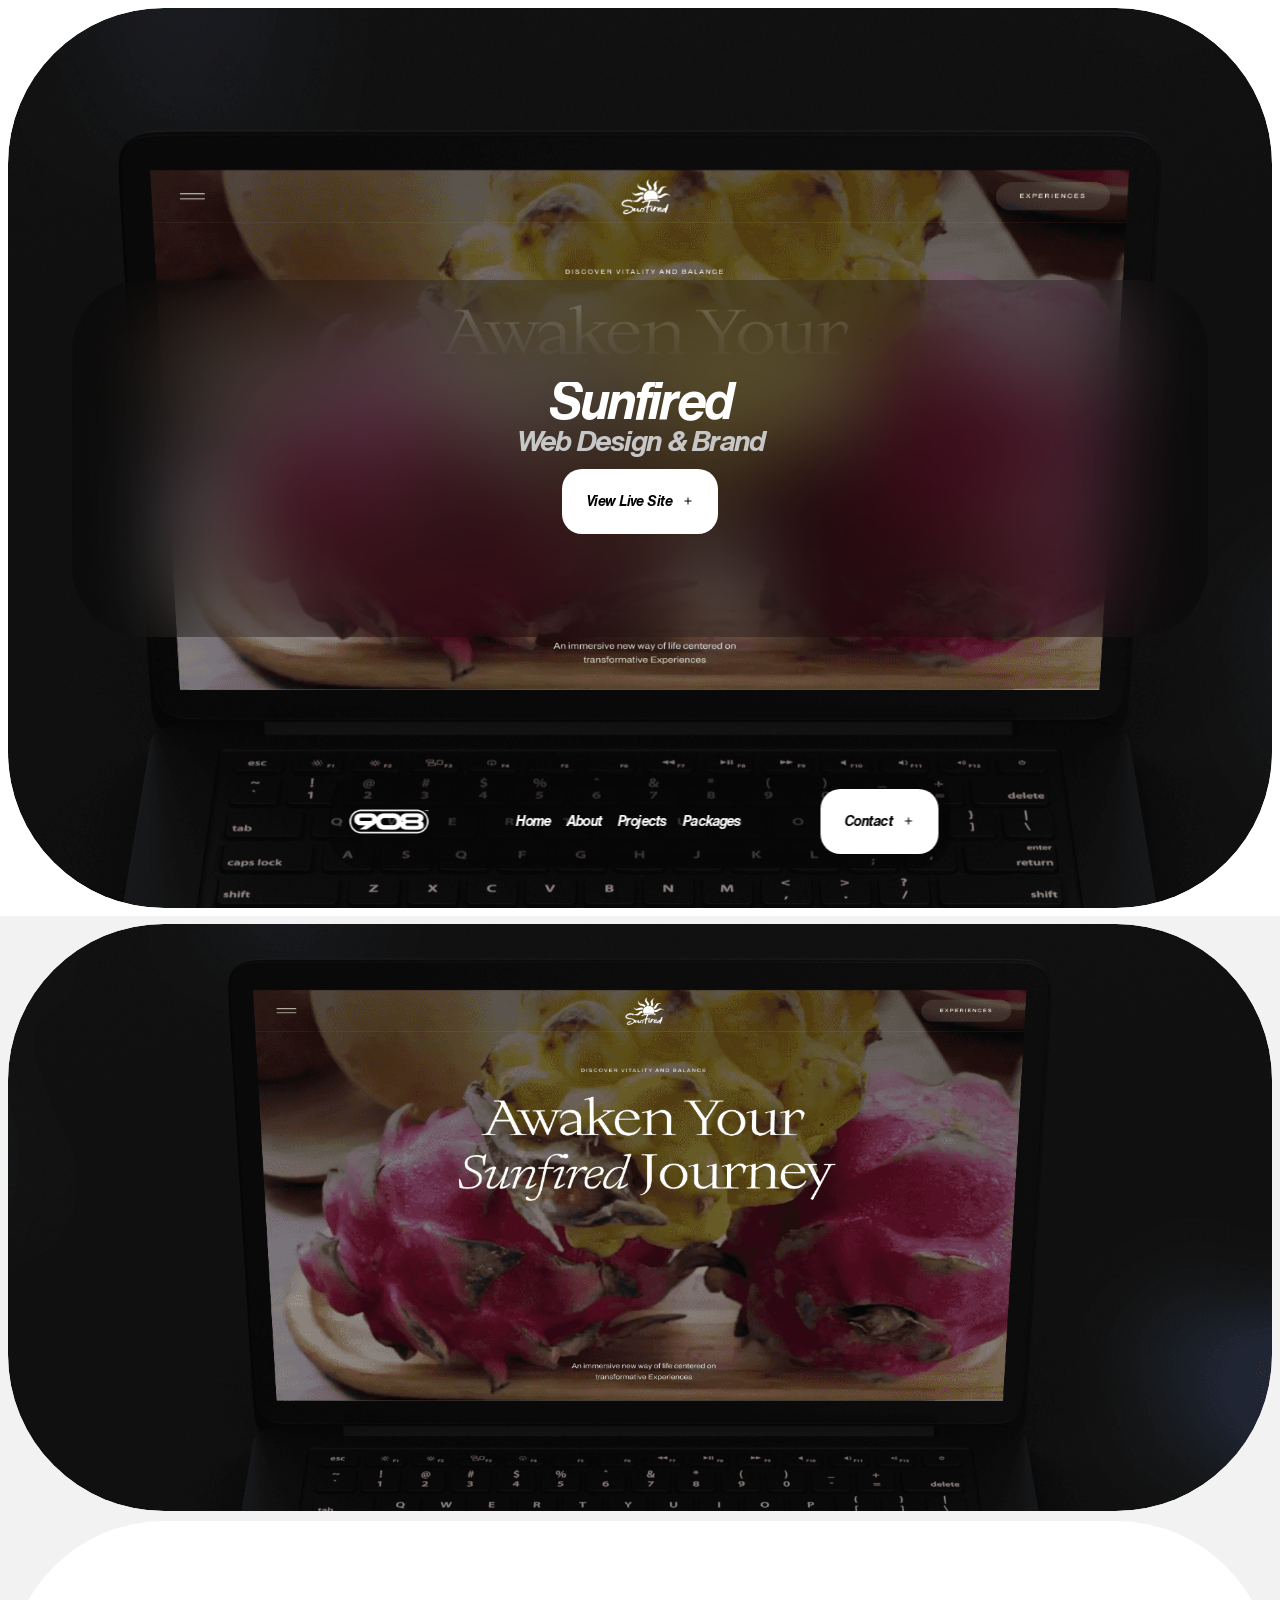
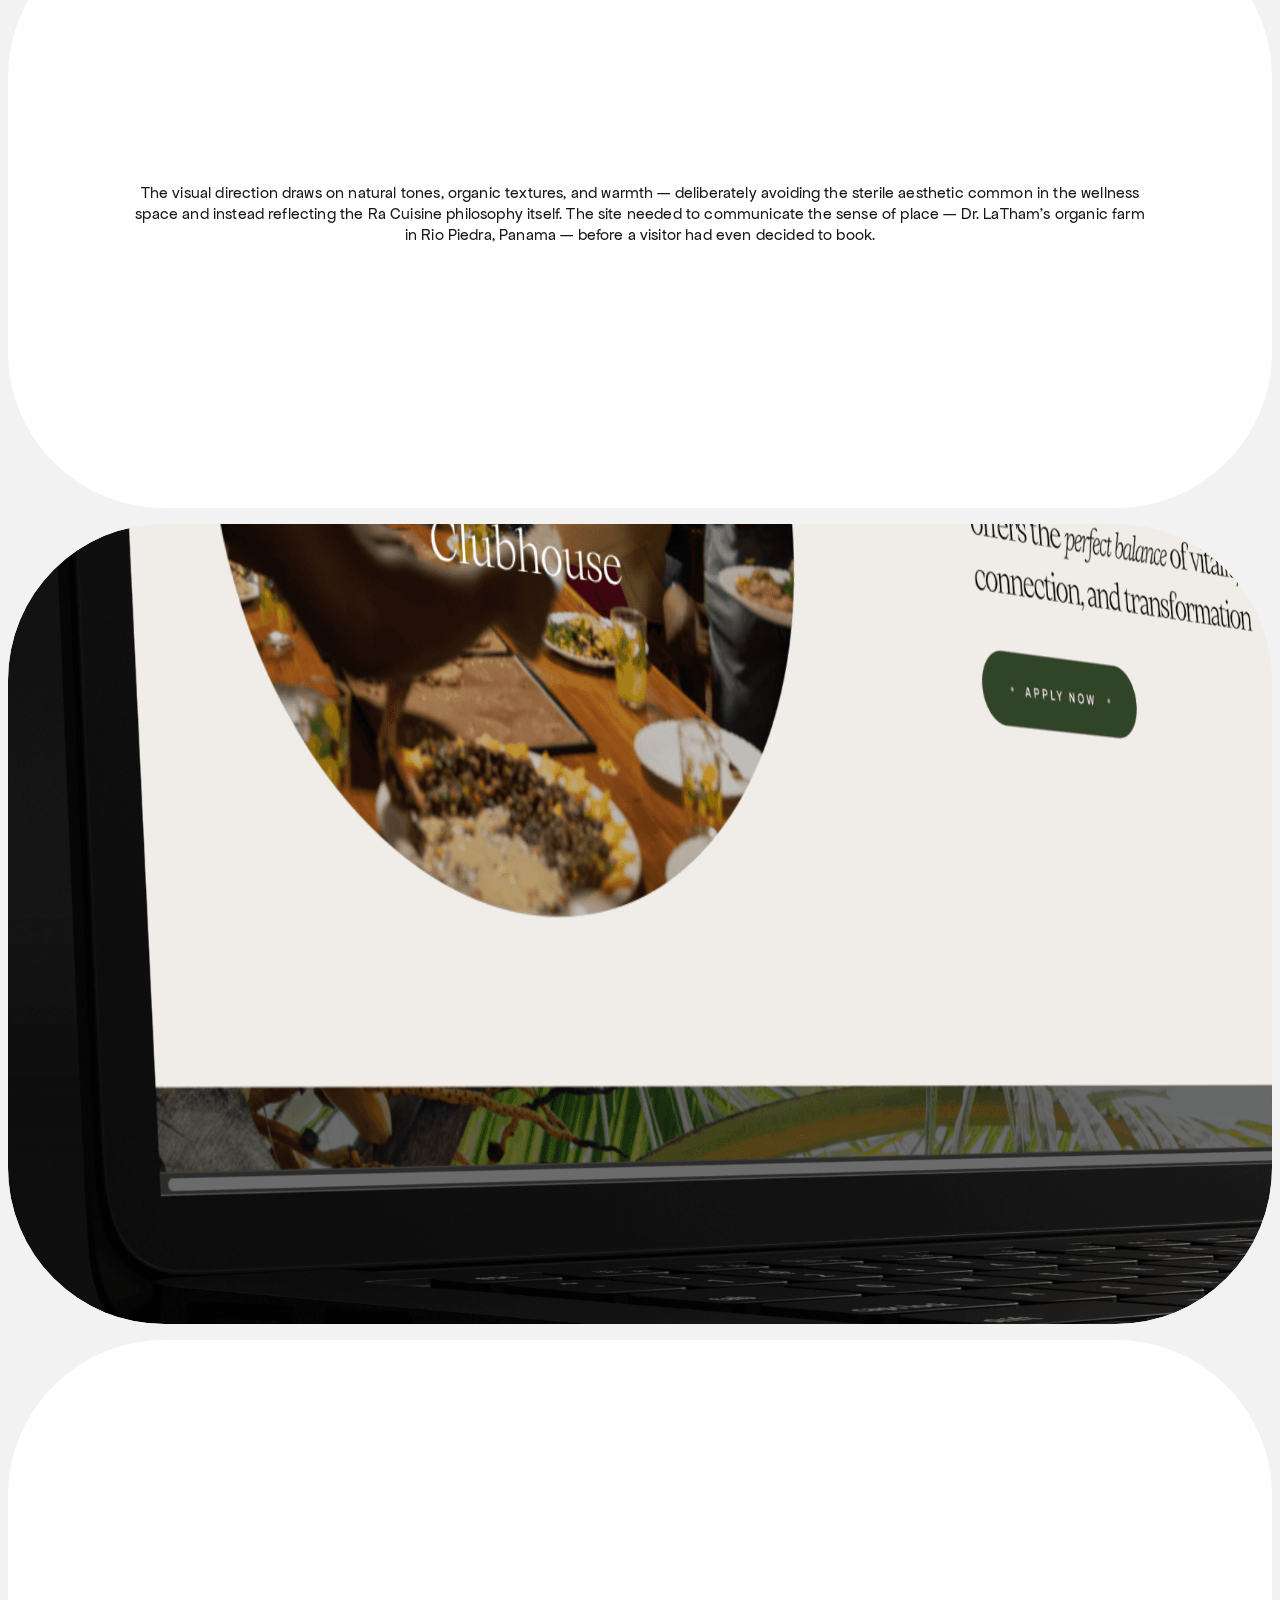
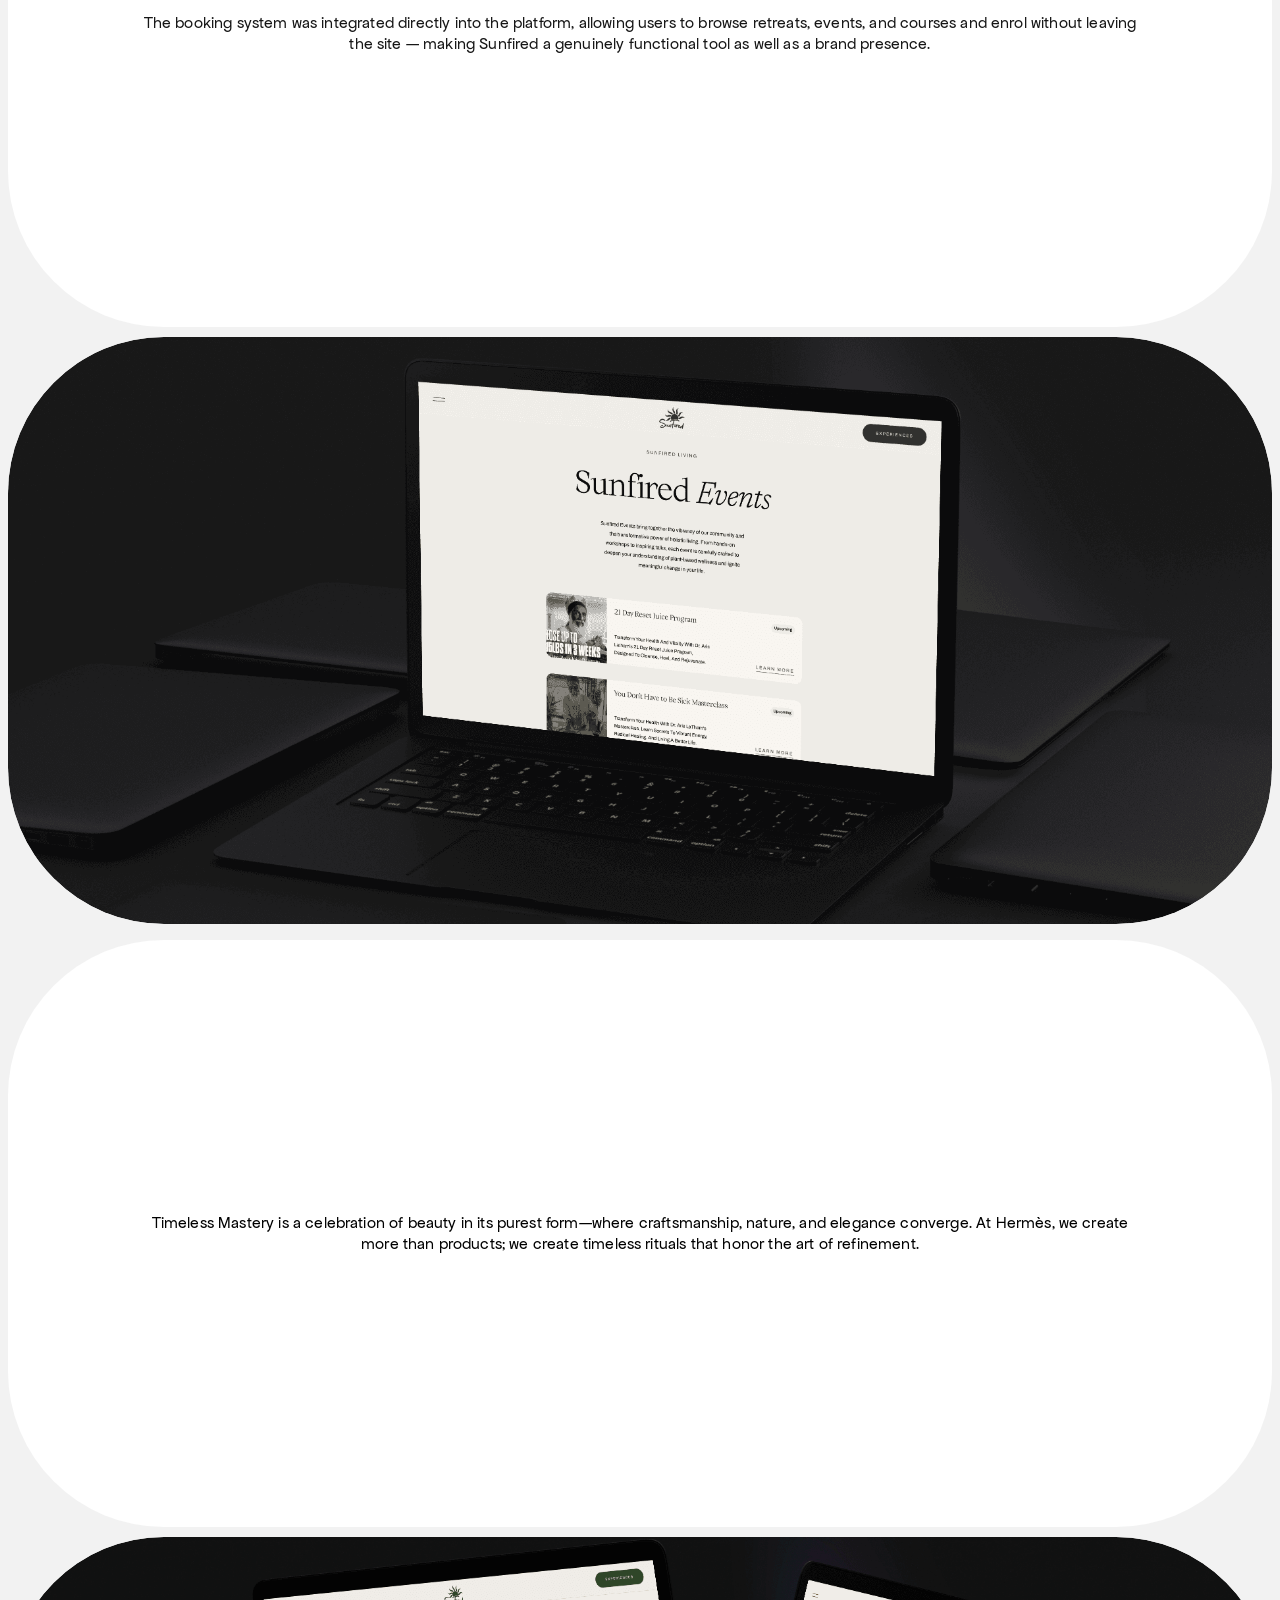
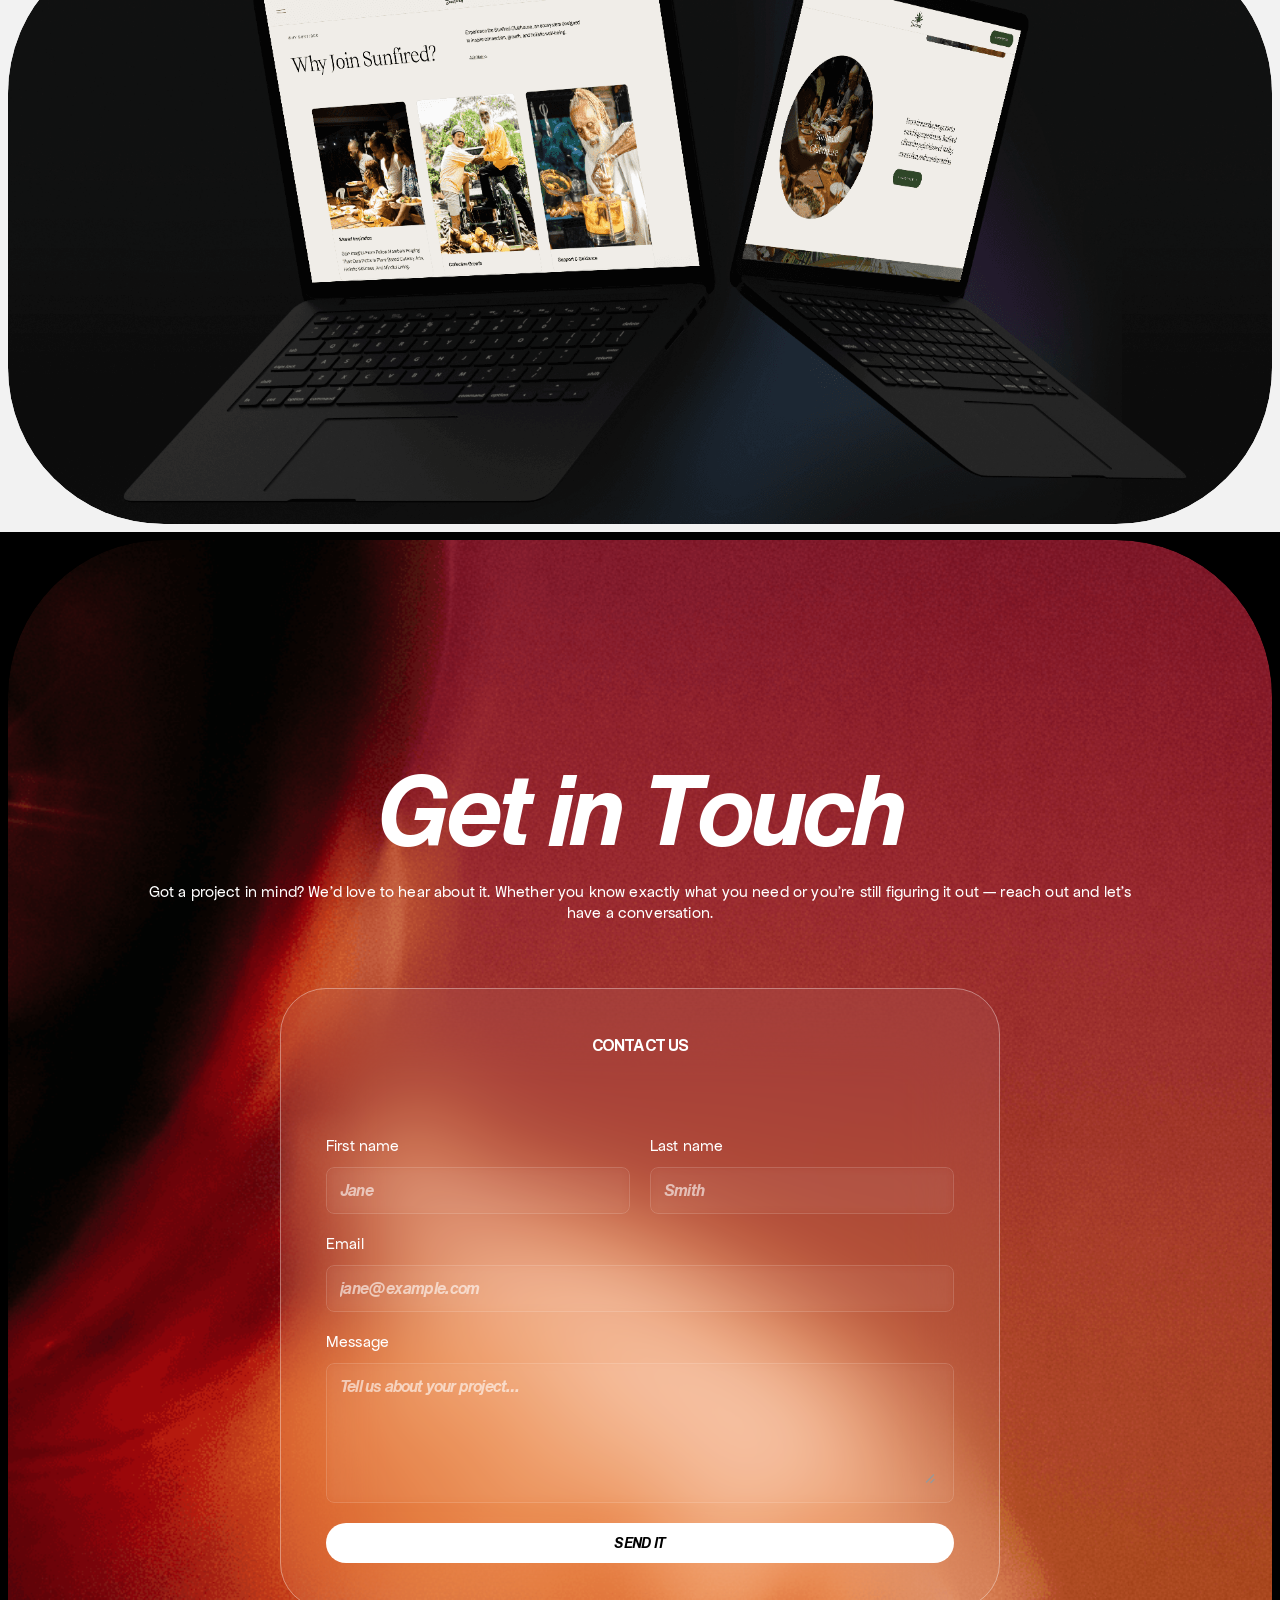
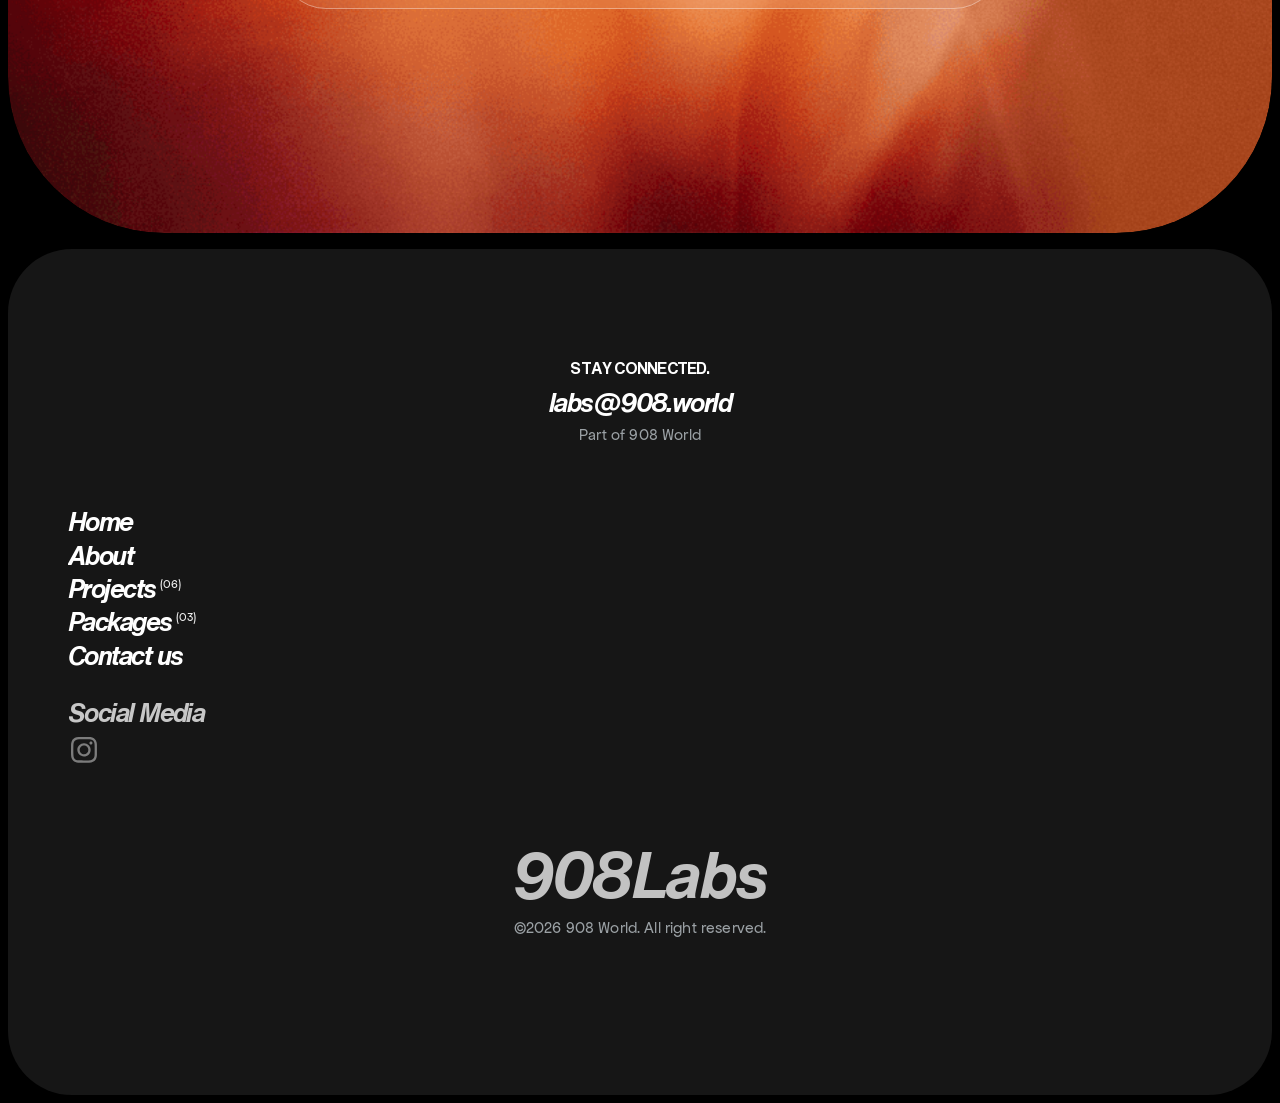
<file: projects/sunfired.html>
<!doctype html>
<html lang="en">
<head>
	<meta charset="utf-8">
	<meta name="viewport" content="width=device-width">
	<title>Sunfired | 908 Labs™ Design &amp; Development Studio</title>
    <meta name="description" content="908 Labs is a London-based design and development studio building websites, brand systems, and digital platforms for music, film, fashion, and events brands. Part of 908 World.">
    <link href="/assets/img/4qBslxFFQMsQTsCELNN4s0qQw.png" rel="icon" media="(prefers-color-scheme: light)">
    <link href="/assets/img/K0LWANqoiIkGkUovoNLPH6iWL18.png" rel="icon" media="(prefers-color-scheme: dark)">
    <link rel="apple-touch-icon" href="/assets/img/tw0n4bMhMOSQbUp4PCfcui28AsQ.png">
    <!-- Open Graph -->
    <meta property="og:type" content="website">
    <meta property="og:title" content="Sunfired | 908 Labs™ Design &amp; Development Studio">
    <meta property="og:description" content="908 Labs is a London-based design and development studio building websites, brand systems, and digital platforms for music, film, fashion, and events brands. Part of 908 World.">
    <meta property="og:image" content="https://labs.908.world/assets/img/BlJSiJP9ZKjgPrQmnvKG0MaOQQ.png">
    <!-- X -->
    <meta name="twitter:card" content="summary_large_image">
    <meta name="twitter:title" content="Sunfired | 908 Labs™ Design &amp; Development Studio">
    <meta name="twitter:description" content="908 Labs is a London-based design and development studio building websites, brand systems, and digital platforms for music, film, fashion, and events brands. Part of 908 World.">
    <meta name="twitter:image" content="https://labs.908.world/assets/img/BlJSiJP9ZKjgPrQmnvKG0MaOQQ.png">
	
	
	
	<meta property="og:url" content="https://labs.908.world/projects/sunfired">
    
    
	
	
	<meta name="robots" content="max-image-preview:large">
    <link rel="stylesheet" href="/css/framer-05582274db.css">
    <link rel="stylesheet" href="/css/framer-db46fd98ef.css">
    <link rel="stylesheet" href="/css/framer-9a8aafc5d7.css">
    <link rel="stylesheet" href="/css/forms.css">
    <link rel="stylesheet" href="/css/site.css">
    <script src="/js/lenis.min.js" defer></script>
    <script src="/js/site.js" defer></script>
</head>
<body>
	
	
    
    
	
	<div id="main" data-framer-generated-page><link rel="stylesheet" href="/css/framer-3ef50acdf2.css"><div class="framer-U6x1b framer-lkefcw" data-layout-template="true" style="min-height:100vh;width:auto"><link rel="stylesheet" href="/css/framer-f173b4791c.css"><div data-framer-root class="framer-iWulP framer-pZfsO framer-5z9hZ framer-2PrCU framer-29Thz framer-LWjwO framer-I88jw framer-Uwf5x framer-ZVwBr framer-dfKnm framer-J845l framer-1he9iai" style="min-height:100vh;width:auto;display:contents"><section class="framer-wobmlp" data-framer-name="Journal Hero"><div class="ssr-variant hidden-10jgwwq"><header as="header" class="framer-1m5oopx" data-framer-name="Container"><div style="position:absolute;border-radius:inherit;corner-shape:inherit;top:0;right:0;bottom:0;left:0" data-framer-background-image-wrapper="true"><img decoding="async" width="1920" height="1080" sizes="(min-width: 1440px) max(calc(min(100vw, 1920px) - 16px), max((min(100vw, 1920px) - 26px) / 2, 1px)), (min-width: 810px) and (max-width: 1439.98px) calc(min(100vw, 1920px) - 16px), (max-width: 809.98px) calc(min(100vw, 1920px) - 16px)" srcset="/assets/img/WK3WVk0KuEsuft0xa8cNRniKk-512.png 512w,/assets/img/WK3WVk0KuEsuft0xa8cNRniKk-1024.png 1024w,/assets/img/WK3WVk0KuEsuft0xa8cNRniKk.png 1920w" src="/assets/img/WK3WVk0KuEsuft0xa8cNRniKk.png" alt="Timeless Mastery" style="display:block;width:100%;height:100%;border-radius:inherit;corner-shape:inherit;object-position:center;object-fit:cover"></div><div class="framer-mzcpu4-container"><div data-us-dpi="1" data-us-scale="1" data-us-fps="60" style="width:100%;height:100%"></div></div><div class="framer-16vdzi3"><div class="framer-9fk7a5" data-framer-name="Title, Date"><div class="framer-lfxjtq" data-framer-component-type="RichTextContainer" style="transform:none"><h2 dir="auto" style="--font-selector:Q1VTVE9NVjI7SGVsdmV0aWNhIE5vdyBUZXh0ICBCb2xkIEl0YWxpYw==;--framer-font-family:&quot;Helvetica Now Text  Bold Italic&quot;, &quot;Helvetica Now Text  Bold Italic Placeholder&quot;, sans-serif;--framer-font-open-type-features:'blwf' on, 'cv09' on, 'cv03' on, 'cv04' on, 'cv11' on;--framer-font-size:52px;--framer-font-style:italic;--framer-font-weight:700;--framer-letter-spacing:-0.06em;--framer-line-height:0.9em;--framer-text-alignment:center;--framer-text-color:var(--token-b9a38ae6-6808-421e-8c6e-e2c5bc817a9d, rgb(255, 255, 255))" class="framer-text">Sunfired</h2></div><div class="framer-m8kfxg" data-framer-component-type="RichTextContainer" style="transform:none"><h4 dir="auto" style="--font-selector:Q1VTVE9NVjI7SGVsdmV0aWNhIE5vdyBUZXh0ICBCb2xkIEl0YWxpYw==;--framer-font-family:&quot;Helvetica Now Text  Bold Italic&quot;, &quot;Helvetica Now Text  Bold Italic Placeholder&quot;, sans-serif;--framer-font-open-type-features:'blwf' on, 'cv09' on, 'cv03' on, 'cv04' on, 'cv11' on;--framer-font-size:29px;--framer-font-style:italic;--framer-font-weight:700;--framer-letter-spacing:-0.06em;--framer-line-height:0.9em;--framer-text-alignment:center;--framer-text-color:var(--token-7bcc6f1a-ee08-44a7-a724-c0f26dca0dfa, rgb(199, 199, 199))" class="framer-text">Web Design &amp; Brand</h4></div></div><div class="framer-wctd78-container"><a class="framer-DHpVm framer-mmrlrr framer-v-5iwahy framer-1eyjkso" data-framer-name="Variant 2" data-highlight="true" tabindex="0" style="backdrop-filter:blur(32px);background-color:rgb(255, 255, 255);-webkit-backdrop-filter:blur(32px);border-bottom-left-radius:20px;border-bottom-right-radius:20px;border-top-left-radius:20px;border-top-right-radius:20px" href="https://sunfired.webflow.io" target="_blank" rel="noopener"><div class="framer-1iaov7i" data-framer-component-type="RichTextContainer" style="--extracted-r6o4lv:rgb(255, 255, 255);--framer-link-text-color:rgb(0, 153, 255);--framer-link-text-decoration:underline;--framer-paragraph-spacing:0px;transform:none"><p dir="auto" class="framer-text" style="--font-selector:Q1VTVE9NVjI7SGVsdmV0aWNhIE5vdyBUZXh0ICBCb2xkIEl0YWxpYw==;--framer-font-family:&quot;Helvetica Now Text  Bold Italic&quot;, &quot;Helvetica Now Text  Bold Italic Placeholder&quot;, sans-serif;--framer-font-size:14px;--framer-font-style:italic;--framer-font-weight:700;--framer-letter-spacing:-0.04em;--framer-text-alignment:center;--framer-text-transform:capitalize">View Live Site</p></div><div class="framer-p8oi1e"><div class="framer-1u9vmth-container" style="transform:none"><div style="display:contents"><svg xmlns="http://www.w3.org/2000/svg" focusable="false" viewBox="0 0 24 24" color="rgb(0, 0, 0)" aria-hidden="true" style="user-select:none;width:100%;height:100%;display:inline-block;fill:rgb(0, 0, 0);flex-shrink:0"><path d="M19 13h-6v6h-2v-6H5v-2h6V5h2v6h6v2z"></path></svg></div></div></div></a></div></div></header></div><div class="ssr-variant hidden-1he9iai hidden-5y47hk"><header as="header" class="framer-1m5oopx" data-framer-name="Container"><div style="position:absolute;border-radius:inherit;corner-shape:inherit;top:0;right:0;bottom:0;left:0" data-framer-background-image-wrapper="true"><img decoding="async" width="1920" height="1080" sizes="(min-width: 1440px) max(calc(min(100vw, 1920px) - 16px), max((min(100vw, 1920px) - 26px) / 2, 1px)), (min-width: 810px) and (max-width: 1439.98px) calc(min(100vw, 1920px) - 16px), (max-width: 809.98px) calc(min(100vw, 1920px) - 16px)" srcset="/assets/img/WK3WVk0KuEsuft0xa8cNRniKk-512.png 512w,/assets/img/WK3WVk0KuEsuft0xa8cNRniKk-1024.png 1024w,/assets/img/WK3WVk0KuEsuft0xa8cNRniKk.png 1920w" src="/assets/img/WK3WVk0KuEsuft0xa8cNRniKk.png" alt="Timeless Mastery" style="display:block;width:100%;height:100%;border-radius:inherit;corner-shape:inherit;object-position:center;object-fit:cover"></div><div class="framer-mzcpu4-container"><div data-us-dpi="1" data-us-scale="1" data-us-fps="60" style="width:100%;height:100%"></div></div><div class="framer-16vdzi3"><div class="framer-9fk7a5" data-framer-name="Title, Date"><div class="framer-lfxjtq" data-framer-component-type="RichTextContainer" style="transform:none"><h4 dir="auto" style="--font-selector:Q1VTVE9NVjI7SGVsdmV0aWNhIE5vdyBUZXh0ICBCb2xkIEl0YWxpYw==;--framer-font-family:&quot;Helvetica Now Text  Bold Italic&quot;, &quot;Helvetica Now Text  Bold Italic Placeholder&quot;, sans-serif;--framer-font-open-type-features:'blwf' on, 'cv09' on, 'cv03' on, 'cv04' on, 'cv11' on;--framer-font-size:35px;--framer-font-style:italic;--framer-font-weight:700;--framer-letter-spacing:-0.06em;--framer-line-height:0.9em;--framer-text-alignment:center;--framer-text-color:var(--token-b9a38ae6-6808-421e-8c6e-e2c5bc817a9d, rgb(255, 255, 255))" class="framer-text">Sunfired</h4></div><div class="framer-m8kfxg" data-framer-component-type="RichTextContainer" style="transform:none"><h5 dir="auto" style="--font-selector:Q1VTVE9NVjI7SGVsdmV0aWNhIE5vdyBUZXh0ICBCb2xkIEl0YWxpYw==;--framer-font-family:&quot;Helvetica Now Text  Bold Italic&quot;, &quot;Helvetica Now Text  Bold Italic Placeholder&quot;, sans-serif;--framer-font-open-type-features:'blwf' on, 'cv09' on, 'cv03' on, 'cv04' on, 'cv11' on;--framer-font-size:25px;--framer-font-style:italic;--framer-font-weight:700;--framer-letter-spacing:-0.06em;--framer-line-height:0.9em;--framer-text-alignment:center;--framer-text-color:var(--token-7bcc6f1a-ee08-44a7-a724-c0f26dca0dfa, rgb(199, 199, 199))" class="framer-text">Web Design &amp; Brand</h5></div></div><div class="framer-wctd78-container"><a class="framer-DHpVm framer-mmrlrr framer-v-5iwahy framer-1eyjkso" data-framer-name="Variant 2" data-highlight="true" tabindex="0" style="backdrop-filter:blur(32px);background-color:rgb(255, 255, 255);-webkit-backdrop-filter:blur(32px);border-bottom-left-radius:20px;border-bottom-right-radius:20px;border-top-left-radius:20px;border-top-right-radius:20px" href="https://sunfired.webflow.io" target="_blank" rel="noopener"><div class="framer-1iaov7i" data-framer-component-type="RichTextContainer" style="--extracted-r6o4lv:rgb(255, 255, 255);--framer-link-text-color:rgb(0, 153, 255);--framer-link-text-decoration:underline;--framer-paragraph-spacing:0px;transform:none"><p dir="auto" class="framer-text" style="--font-selector:Q1VTVE9NVjI7SGVsdmV0aWNhIE5vdyBUZXh0ICBCb2xkIEl0YWxpYw==;--framer-font-family:&quot;Helvetica Now Text  Bold Italic&quot;, &quot;Helvetica Now Text  Bold Italic Placeholder&quot;, sans-serif;--framer-font-size:14px;--framer-font-style:italic;--framer-font-weight:700;--framer-letter-spacing:-0.04em;--framer-text-alignment:center;--framer-text-transform:capitalize">View Live Site</p></div><div class="framer-p8oi1e"><div class="framer-1u9vmth-container" style="transform:none"><div style="display:contents"><svg xmlns="http://www.w3.org/2000/svg" focusable="false" viewBox="0 0 24 24" color="rgb(0, 0, 0)" aria-hidden="true" style="user-select:none;width:100%;height:100%;display:inline-block;fill:rgb(0, 0, 0);flex-shrink:0"><path d="M19 13h-6v6h-2v-6H5v-2h6V5h2v6h6v2z"></path></svg></div></div></div></a></div></div></header></div></section><section class="framer-nkbvqb" data-framer-name="Image, overview"><div class="ssr-variant"><header as="header" class="framer-12vfzjj" data-framer-name="Image"><div style="position:absolute;border-radius:inherit;corner-shape:inherit;top:0;right:0;bottom:0;left:0" data-framer-background-image-wrapper="true"><img decoding="async" width="1920" height="1080" sizes="(min-width: 1440px) max(calc(min(100vw, 1920px) - 16px), max((min(100vw, 1920px) - 26px) / 2, 1px)), (min-width: 810px) and (max-width: 1439.98px) calc(min(100vw, 1920px) - 16px), (max-width: 809.98px) calc(min(100vw, 1920px) - 16px)" srcset="/assets/img/WK3WVk0KuEsuft0xa8cNRniKk-512.png 512w,/assets/img/WK3WVk0KuEsuft0xa8cNRniKk-1024.png 1024w,/assets/img/WK3WVk0KuEsuft0xa8cNRniKk.png 1920w" src="/assets/img/WK3WVk0KuEsuft0xa8cNRniKk.png" alt="Hermès" style="display:block;width:100%;height:100%;border-radius:inherit;corner-shape:inherit;object-position:center;object-fit:cover"></div></header></div><header class="framer-1fbei00" data-framer-name="Overview"><div class="framer-1wmyryz" data-framer-name="Text"><div class="framer-10yroln" data-framer-component-type="RichTextContainer" style="transform:none"><p dir="ltr" class="framer-text framer-styles-preset-1ggupjl">The visual direction draws on natural tones, organic textures, and warmth — deliberately avoiding the sterile aesthetic common in the wellness space and instead reflecting the Ra Cuisine philosophy itself. The site needed to communicate the sense of place — Dr. LaTham's organic farm in Rio Piedra, Panama — before a visitor had even decided to book.</p></div></div></header></section><section class="framer-2k71f3" data-framer-name="Image"><div class="ssr-variant"><header as="header" class="framer-19d7xpf" data-framer-name="Image"><div style="position:absolute;border-radius:inherit;corner-shape:inherit;top:0;right:0;bottom:0;left:0" data-framer-background-image-wrapper="true"><img decoding="async" loading="lazy" width="1920" height="1080" sizes="(min-width: 1440px) max(min(100vw, 1920px) - 16px, 1px), (min-width: 810px) and (max-width: 1439.98px) max(min(100vw, 1920px) - 16px, 1px), (max-width: 809.98px) calc(min(100vw, 1920px) - 16px)" srcset="/assets/img/3ff9n9kYk1ZPOD09LhY8fglmhH0-512.png 512w,/assets/img/3ff9n9kYk1ZPOD09LhY8fglmhH0-1024.png 1024w,/assets/img/3ff9n9kYk1ZPOD09LhY8fglmhH0.png 1920w" src="/assets/img/3ff9n9kYk1ZPOD09LhY8fglmhH0.png" alt=" Timeless Mastery" style="display:block;width:100%;height:100%;border-radius:inherit;corner-shape:inherit;object-position:center;object-fit:cover"></div></header></div></section><section class="framer-kwo16f" data-framer-name="Details, Image"><header class="framer-aav3l4" data-framer-name="Details"><div class="framer-109dp0x" data-framer-name="Text"><div class="framer-1n3nq2f" data-framer-component-type="RichTextContainer" style="transform:none"><p dir="auto" class="framer-text framer-styles-preset-1ggupjl">The booking system was integrated directly into the platform, allowing users to browse retreats, events, and courses and enrol without leaving the site — making Sunfired a genuinely functional tool as well as a brand presence.</p></div></div></header><div class="ssr-variant"><header as="header" class="framer-qn7amj" data-framer-name="Image"><div style="position:absolute;border-radius:inherit;corner-shape:inherit;top:0;right:0;bottom:0;left:0" data-framer-background-image-wrapper="true"><img decoding="async" loading="lazy" width="1920" height="1080" sizes="(min-width: 1440px) max((min(100vw, 1920px) - 26px) / 2, 1px), (min-width: 810px) and (max-width: 1439.98px) calc(min(100vw, 1920px) - 16px), (max-width: 809.98px) calc(min(100vw, 1920px) - 16px)" srcset="/assets/img/ILRzjtk3jXg7PzqTcHwVp6qqFY-512.png 512w,/assets/img/ILRzjtk3jXg7PzqTcHwVp6qqFY-1024.png 1024w,/assets/img/ILRzjtk3jXg7PzqTcHwVp6qqFY.png 1920w" src="/assets/img/ILRzjtk3jXg7PzqTcHwVp6qqFY.png" alt="luminous textures" style="display:block;width:100%;height:100%;border-radius:inherit;corner-shape:inherit;object-position:center;object-fit:cover"></div></header></div></section><section class="framer-1r2isx1 hidden-5y47hk hidden-10jgwwq" data-framer-name="Image"><header as="header" class="framer-n4x6pw" data-framer-name="Image"><div style="position:absolute;border-radius:inherit;corner-shape:inherit;top:0;right:0;bottom:0;left:0" data-framer-background-image-wrapper="true"><img decoding="async" loading="lazy" width="1920" height="1080" sizes="(min-width: 1440px) max(min(100vw, 1920px) - 16px, 1px), (min-width: 810px) and (max-width: 1439.98px) max(min(100vw, 1920px) - 16px, 1px), (max-width: 809.98px) max(min(100vw, 1920px) - 16px, 1px)" srcset="/assets/img/A63S3O6hqAVgRzR6NvCjLwq3EyE-512.png 512w,/assets/img/A63S3O6hqAVgRzR6NvCjLwq3EyE-1024.png 1024w,/assets/img/A63S3O6hqAVgRzR6NvCjLwq3EyE.png 1920w" src="/assets/img/A63S3O6hqAVgRzR6NvCjLwq3EyE.png" alt="a tribute to nature’s harmony" style="display:block;width:100%;height:100%;border-radius:inherit;corner-shape:inherit;object-position:center;object-fit:cover"></div></header></section><section class="framer-thc23a" data-framer-name="Image, Testimonials"><div class="ssr-variant"><header as="header" class="framer-1d3wjff" data-framer-name="Image"><div style="position:absolute;border-radius:inherit;corner-shape:inherit;top:0;right:0;bottom:0;left:0" data-framer-background-image-wrapper="true"><img decoding="async" loading="lazy" width="1920" height="1080" sizes="(min-width: 1440px) max((min(100vw, 1920px) - 26px) / 2, 1px), (min-width: 810px) and (max-width: 1439.98px) calc(min(100vw, 1920px) - 16px), (max-width: 809.98px) calc(min(100vw, 1920px) - 16px)" srcset="/assets/img/PmUmoBQjcQQp0L6vqcI20Z2rCGc-512.png 512w,/assets/img/PmUmoBQjcQQp0L6vqcI20Z2rCGc-1024.png 1024w,/assets/img/PmUmoBQjcQQp0L6vqcI20Z2rCGc.png 1920w" src="/assets/img/PmUmoBQjcQQp0L6vqcI20Z2rCGc.png" alt="craftsmanship meets elegance" style="display:block;width:100%;height:100%;border-radius:inherit;corner-shape:inherit;object-position:center;object-fit:cover"></div></header></div><header class="framer-alteme" data-framer-name="Testimonials"><div class="framer-1u77f5k" data-framer-name="text stack"><div class="framer-nr5npf" data-framer-component-type="RichTextContainer" style="transform:none"><p class="framer-text framer-styles-preset-d8lgz7" data-styles-preset="R1K60oWJQ" dir="auto" style="--framer-text-alignment:center;--framer-text-color:var(--token-02c02d96-f46f-46e7-b35e-1c0a8ad8ac4a, rgb(0, 0, 0))">Timeless Mastery is a celebration of beauty in its purest form—where craftsmanship, nature, and elegance converge. At Hermès, we create more than products; we create timeless rituals that honor the art of refinement.</p></div></div></header></section><div class="framer-lvfopt-container"><div></div></div></div><div id="overlay"></div><div class="framer-1ufhn9g"></div><div class="framer-1us5k9m-container"><div class="ssr-variant hidden-uqfy8r hidden-1gloaxa"><div class="framer-wFufN framer-J845l framer-2rohoy framer-v-2rohoy" data-framer-name="Desktop" style="background-color:rgb(0, 0, 0);max-width:100%;width:100%"><header as="header" class="framer-n85nk4" data-framer-name="Header" style="border-bottom-left-radius:156px;border-bottom-right-radius:156px;border-top-left-radius:156px;border-top-right-radius:156px"><div style="position:absolute;border-radius:inherit;corner-shape:inherit;top:0;right:0;bottom:0;left:0" data-framer-background-image-wrapper="true"><img decoding="async" width="1661" height="937" sizes="(min-width: 1440px) calc(min(100vw, 1920px) - 16px), (max-width: 809.98px) calc(min(100vw, 1920px) - 16px), (min-width: 810px) and (max-width: 1439.98px) calc(min(100vw, 1920px) - 16px)" srcset="/assets/img/RUPb3Biyo6LiuBCnmhq4s7ix4c-512.png 512w,/assets/img/RUPb3Biyo6LiuBCnmhq4s7ix4c-1024.png 1024w,/assets/img/RUPb3Biyo6LiuBCnmhq4s7ix4c.png 1661w" src="/assets/img/RUPb3Biyo6LiuBCnmhq4s7ix4c.png" alt="Contact us" style="display:block;width:100%;height:100%;border-radius:inherit;corner-shape:inherit;object-position:center;object-fit:cover"></div><div class="framer-inei9g"><div class="framer-1vpy0fq" data-framer-component-type="RichTextContainer" style="--extracted-gdpscs:var(--token-b9a38ae6-6808-421e-8c6e-e2c5bc817a9d, rgb(255, 255, 255));--framer-link-text-color:rgb(0, 153, 255);--framer-link-text-decoration:underline;transform:none"><h1 dir="auto" class="framer-text" style="--font-selector:Q1VTVE9NVjI7SGVsdmV0aWNhIE5vdyBUZXh0ICBCb2xkIEl0YWxpYw==;--framer-font-family:&quot;Helvetica Now Text  Bold Italic&quot;, &quot;Helvetica Now Text  Bold Italic Placeholder&quot;, sans-serif;--framer-font-open-type-features:'blwf' on, 'cv09' on, 'cv03' on, 'cv04' on, 'cv11' on;--framer-font-size:98px;--framer-font-style:italic;--framer-font-weight:700;--framer-letter-spacing:-0.05em;--framer-line-height:0.9em;--framer-text-color:var(--extracted-gdpscs, var(--token-b9a38ae6-6808-421e-8c6e-e2c5bc817a9d, rgb(255, 255, 255)))" data-fx="chars">Get in Touch</h1></div><div class="framer-gw7ayr" data-framer-component-type="RichTextContainer" style="--extracted-r6o4lv:var(--token-17dd74c0-48e7-4cc6-8876-ee446770c16e, rgb(242, 242, 242));--framer-link-text-color:rgb(0, 153, 255);--framer-link-text-decoration:underline;transform:none"><p class="framer-text framer-styles-preset-d8lgz7" data-styles-preset="R1K60oWJQ" dir="auto" style="--framer-text-color:var(--extracted-r6o4lv, var(--token-17dd74c0-48e7-4cc6-8876-ee446770c16e, rgb(242, 242, 242)))">Got a project in mind? We'd love to hear about it. Whether you know exactly what you need or you're still figuring it out — reach out and let's have a conversation.</p></div></div><div class="framer-1u1mxi0" data-border="true" style="--border-bottom-width:1px;--border-color:rgba(255, 255, 255, 0.37);--border-left-width:1px;--border-right-width:1px;--border-style:solid;--border-top-width:1px;backdrop-filter:blur(44px);background-color:rgba(255, 255, 255, 0.06);-webkit-backdrop-filter:blur(44px);border-bottom-left-radius:46px;border-bottom-right-radius:46px;border-top-left-radius:46px;border-top-right-radius:46px"><div class="framer-c3uj18" data-framer-component-type="RichTextContainer" style="--extracted-1lwpl3i:rgb(255, 255, 255);--framer-link-text-color:rgb(0, 153, 255);--framer-link-text-decoration:underline;transform:none"><h5 dir="auto" class="framer-text" style="--font-selector:Q1VTVE9NVjI7SGVsdmV0aWNhIE5vdyBUZXh0ICBCb2xk;--framer-font-family:&quot;Helvetica Now Text  Bold&quot;, &quot;Helvetica Now Text  Bold Placeholder&quot;, sans-serif;--framer-font-open-type-features:'blwf' on, 'cv09' on, 'cv03' on, 'cv04' on, 'cv11' on;--framer-font-weight:700;--framer-letter-spacing:-0.05em;--framer-line-height:1.4em;--framer-text-alignment:center;--framer-text-color:var(--extracted-1lwpl3i, rgb(255, 255, 255));--framer-text-transform:uppercase">contact Us</h5></div><form class="framer-128ybiv" data-form="General enquiry"><div class="framer-zmoe9x"><div class="framer-1aoa52h" data-framer-name="First Name"><div class="framer-jpw4gc" data-framer-component-type="RichTextContainer" style="--extracted-r6o4lv:var(--token-b9a38ae6-6808-421e-8c6e-e2c5bc817a9d, rgb(255, 255, 255));transform:none"><p class="framer-text framer-styles-preset-d8lgz7" data-styles-preset="R1K60oWJQ" style="--framer-text-color:var(--extracted-r6o4lv, var(--token-b9a38ae6-6808-421e-8c6e-e2c5bc817a9d, rgb(255, 255, 255)))">First name</p></div><div class="framer-form-text-input framer-form-input-wrapper framer-mvnozm framer-form-text-input-type" style="--framer-input-border-bottom-width:1px;--framer-input-border-color:var(--token-d559605d-d2a3-4776-a2c1-0436ceda3b18, rgba(255, 255, 255, 0.15));--framer-input-border-left-width:1px;--framer-input-border-radius-bottom-left:8px;--framer-input-border-radius-bottom-right:8px;--framer-input-border-radius-top-left:8px;--framer-input-border-radius-top-right:8px;--framer-input-border-right-width:1px;--framer-input-border-style:solid;--framer-input-border-top-width:1px;--framer-input-font-color:rgb(255, 255, 255);--framer-input-icon-color:rgb(153, 153, 153);--framer-input-placeholder-color:rgba(255, 255, 255, 0.6);backdrop-filter:blur(5px);-webkit-backdrop-filter:blur(5px)"><input class="framer-form-input framer-form-input-empty" name="First name" placeholder="Jane" required="" type="text" value=""/></div></div><div class="framer-10p0xhp" data-framer-name="Last Name"><div class="framer-21np0l" data-framer-component-type="RichTextContainer" style="--extracted-r6o4lv:var(--token-b9a38ae6-6808-421e-8c6e-e2c5bc817a9d, rgb(255, 255, 255));transform:none"><p class="framer-text framer-styles-preset-d8lgz7" data-styles-preset="R1K60oWJQ" style="--framer-text-color:var(--extracted-r6o4lv, var(--token-b9a38ae6-6808-421e-8c6e-e2c5bc817a9d, rgb(255, 255, 255)))">Last name</p></div><div class="framer-form-text-input framer-form-input-wrapper framer-r6t0i4 framer-form-text-input-type" style="--framer-input-border-bottom-width:1px;--framer-input-border-color:var(--token-d559605d-d2a3-4776-a2c1-0436ceda3b18, rgba(255, 255, 255, 0.15));--framer-input-border-left-width:1px;--framer-input-border-radius-bottom-left:8px;--framer-input-border-radius-bottom-right:8px;--framer-input-border-radius-top-left:8px;--framer-input-border-radius-top-right:8px;--framer-input-border-right-width:1px;--framer-input-border-style:solid;--framer-input-border-top-width:1px;--framer-input-font-color:rgb(255, 255, 255);--framer-input-icon-color:rgb(153, 153, 153);--framer-input-placeholder-color:rgba(255, 255, 255, 0.6);backdrop-filter:blur(5px);-webkit-backdrop-filter:blur(5px)"><input class="framer-form-input framer-form-input-empty" name="Last name" placeholder="Smith" required="" type="text" value=""/></div></div></div><div class="framer-ioqe1j" data-framer-name="Email"><div class="framer-11akexm"><div class="framer-11c6ahm" data-framer-component-type="RichTextContainer" style="--extracted-r6o4lv:var(--token-b9a38ae6-6808-421e-8c6e-e2c5bc817a9d, rgb(255, 255, 255));transform:none"><p class="framer-text framer-styles-preset-d8lgz7" data-styles-preset="R1K60oWJQ" style="--framer-text-color:var(--extracted-r6o4lv, var(--token-b9a38ae6-6808-421e-8c6e-e2c5bc817a9d, rgb(255, 255, 255)))">Email</p></div><div class="framer-form-text-input framer-form-input-wrapper framer-1en48rw" style="--framer-input-border-bottom-width:1px;--framer-input-border-color:var(--token-d559605d-d2a3-4776-a2c1-0436ceda3b18, rgba(255, 255, 255, 0.15));--framer-input-border-left-width:1px;--framer-input-border-radius-bottom-left:8px;--framer-input-border-radius-bottom-right:8px;--framer-input-border-radius-top-left:8px;--framer-input-border-radius-top-right:8px;--framer-input-border-right-width:1px;--framer-input-border-style:solid;--framer-input-border-top-width:1px;--framer-input-font-color:rgb(255, 255, 255);--framer-input-icon-color:rgb(153, 153, 153);--framer-input-placeholder-color:rgba(255, 255, 255, 0.6);backdrop-filter:blur(5px);-webkit-backdrop-filter:blur(5px)"><input class="framer-form-input framer-form-input-empty" name="Email" placeholder="jane@example.com" required="" type="email" value=""/></div></div><div class="framer-jpzepa" data-message-block=""><div class="framer-1g2hu5d" data-framer-component-type="RichTextContainer" style="--extracted-r6o4lv:var(--token-b9a38ae6-6808-421e-8c6e-e2c5bc817a9d, rgb(255, 255, 255));transform:none"><p class="framer-text framer-styles-preset-d8lgz7" data-styles-preset="R1K60oWJQ" style="--framer-text-color:var(--extracted-r6o4lv, var(--token-b9a38ae6-6808-421e-8c6e-e2c5bc817a9d, rgb(255, 255, 255)))">Message</p></div><div class="framer-form-text-input framer-form-input-wrapper framer-crtitr form-message" style="--framer-input-border-bottom-width:1px;--framer-input-border-color:var(--token-d559605d-d2a3-4776-a2c1-0436ceda3b18, rgba(255, 255, 255, 0.15));--framer-input-border-left-width:1px;--framer-input-border-radius-bottom-left:8px;--framer-input-border-radius-bottom-right:8px;--framer-input-border-radius-top-left:8px;--framer-input-border-radius-top-right:8px;--framer-input-border-right-width:1px;--framer-input-border-style:solid;--framer-input-border-top-width:1px;--framer-input-font-color:rgb(255, 255, 255);--framer-input-icon-color:rgb(153, 153, 153);--framer-input-placeholder-color:rgba(255, 255, 255, 0.6);backdrop-filter:blur(5px);-webkit-backdrop-filter:blur(5px)"><textarea class="framer-form-input framer-form-input-empty" name="Message" placeholder="Tell us about your project…" required="" rows="4"></textarea></div></div></div><div class="framer-1yvahkq-container"><button class="framer-cv8oS framer-1juyh6d framer-v-1juyh6d" data-framer-name="Form Button" data-reset="button" style="background-color:var(--token-0760290c-0963-4afd-8b72-f7c94940d48f, rgb(255, 255, 255));height:100%;width:100%;border-bottom-left-radius:20px;border-bottom-right-radius:20px;border-top-left-radius:20px;border-top-right-radius:20px;opacity:1"><div class="framer-13na5k5" data-framer-component-type="RichTextContainer" style="--framer-link-text-color:rgb(0, 153, 255);--framer-link-text-decoration:underline;opacity:1;transform:none"><p class="framer-text" dir="auto" style='--font-selector:Q1VTVE9NVjI7SGVsdmV0aWNhIE5vdyBUZXh0ICBCb2xkIEl0YWxpYw==;--framer-font-family:"Helvetica Now Text  Bold Italic", "Helvetica Now Text  Bold Italic Placeholder", sans-serif;--framer-font-size:14px;--framer-font-style:italic;--framer-font-weight:700;--framer-letter-spacing:-0.05em;--framer-line-height:1.3em;--framer-text-alignment:left;--framer-text-transform:capitalize'>SEND IT</p></div></button></div><input aria-hidden="true" autocomplete="one-time-code" data-1p-ignore="true" data-bwignore="true" data-form-type="other" data-lpignore="true" name="website" style="position:absolute;transform:scale(0)" tabindex="-1" type="text" value=""/><input aria-hidden="true" autocomplete="one-time-code" data-1p-ignore="true" data-bwignore="true" data-form-type="other" data-lpignore="true" name="company" style="position:absolute;transform:scale(0)" tabindex="-1" type="text" value=""/><input aria-hidden="true" autocomplete="one-time-code" data-1p-ignore="true" data-bwignore="true" data-form-type="other" data-lpignore="true" name="message" style="position:absolute;transform:scale(0)" tabindex="-1" type="text" value=""/><input aria-hidden="true" autocomplete="one-time-code" data-1p-ignore="true" data-bwignore="true" data-form-type="other" data-lpignore="true" name="subject" style="position:absolute;transform:scale(0)" tabindex="-1" type="text" value=""/><input aria-hidden="true" autocomplete="one-time-code" data-1p-ignore="true" data-bwignore="true" data-form-type="other" data-lpignore="true" name="title" style="position:absolute;transform:scale(0)" tabindex="-1" type="text" value=""/><input aria-hidden="true" autocomplete="one-time-code" data-1p-ignore="true" data-bwignore="true" data-form-type="other" data-lpignore="true" name="description" style="position:absolute;transform:scale(0)" tabindex="-1" type="text" value=""/><input aria-hidden="true" autocomplete="one-time-code" data-1p-ignore="true" data-bwignore="true" data-form-type="other" data-lpignore="true" name="feedback" style="position:absolute;transform:scale(0)" tabindex="-1" type="text" value=""/><input aria-hidden="true" autocomplete="one-time-code" data-1p-ignore="true" data-bwignore="true" data-form-type="other" data-lpignore="true" name="notes" style="position:absolute;transform:scale(0)" tabindex="-1" type="text" value=""/><input aria-hidden="true" autocomplete="one-time-code" data-1p-ignore="true" data-bwignore="true" data-form-type="other" data-lpignore="true" name="details" style="position:absolute;transform:scale(0)" tabindex="-1" type="text" value=""/><input aria-hidden="true" autocomplete="one-time-code" data-1p-ignore="true" data-bwignore="true" data-form-type="other" data-lpignore="true" name="remarks" style="position:absolute;transform:scale(0)" tabindex="-1" type="text" value=""/><input aria-hidden="true" autocomplete="one-time-code" data-1p-ignore="true" data-bwignore="true" data-form-type="other" data-lpignore="true" name="comments" style="position:absolute;transform:scale(0)" tabindex="-1" type="text" value=""/></form></div></header></div></div><div class="ssr-variant hidden-lkefcw hidden-1gloaxa"><div class="framer-wFufN framer-J845l framer-2rohoy framer-v-3zb66l" data-framer-name="Phone" style="background-color:rgb(0, 0, 0);max-width:100%;width:100%"><header as="header" class="framer-n85nk4" data-framer-name="Header" style="border-bottom-left-radius:64px;border-bottom-right-radius:64px;border-top-left-radius:64px;border-top-right-radius:64px"><div style="position:absolute;border-radius:inherit;corner-shape:inherit;top:0;right:0;bottom:0;left:0" data-framer-background-image-wrapper="true"><img decoding="async" width="1661" height="937" sizes="(min-width: 1440px) calc(min(100vw, 1920px) - 16px), (max-width: 809.98px) calc(min(100vw, 1920px) - 16px), (min-width: 810px) and (max-width: 1439.98px) calc(min(100vw, 1920px) - 16px)" srcset="/assets/img/RUPb3Biyo6LiuBCnmhq4s7ix4c-512.png 512w,/assets/img/RUPb3Biyo6LiuBCnmhq4s7ix4c-1024.png 1024w,/assets/img/RUPb3Biyo6LiuBCnmhq4s7ix4c.png 1661w" src="/assets/img/RUPb3Biyo6LiuBCnmhq4s7ix4c.png" alt="Contact us" style="display:block;width:100%;height:100%;border-radius:inherit;corner-shape:inherit;object-position:center;object-fit:cover"></div><div class="framer-inei9g"><div class="framer-1vpy0fq" data-framer-component-type="RichTextContainer" style="--extracted-gdpscs:var(--token-b9a38ae6-6808-421e-8c6e-e2c5bc817a9d, rgb(255, 255, 255));--framer-link-text-color:rgb(0, 153, 255);--framer-link-text-decoration:underline;transform:none"><h1 dir="auto" class="framer-text" style="--font-selector:Q1VTVE9NVjI7SGVsdmV0aWNhIE5vdyBUZXh0ICBCb2xkIEl0YWxpYw==;--framer-font-family:&quot;Helvetica Now Text  Bold Italic&quot;, &quot;Helvetica Now Text  Bold Italic Placeholder&quot;, sans-serif;--framer-font-open-type-features:'blwf' on, 'cv09' on, 'cv03' on, 'cv04' on, 'cv11' on;--framer-font-size:98px;--framer-font-style:italic;--framer-font-weight:700;--framer-letter-spacing:-0.05em;--framer-line-height:0.9em;--framer-text-alignment:center;--framer-text-color:var(--extracted-gdpscs, var(--token-b9a38ae6-6808-421e-8c6e-e2c5bc817a9d, rgb(255, 255, 255)))" data-fx="chars">Get in Touch</h1></div><div class="framer-gw7ayr" data-framer-component-type="RichTextContainer" style="--extracted-r6o4lv:var(--token-b9a38ae6-6808-421e-8c6e-e2c5bc817a9d, rgb(255, 255, 255));--framer-link-text-color:rgb(0, 153, 255);--framer-link-text-decoration:underline;transform:none"><p class="framer-text framer-styles-preset-d8lgz7" data-styles-preset="R1K60oWJQ" dir="auto" style="--framer-text-alignment:center;--framer-text-color:var(--extracted-r6o4lv, var(--token-b9a38ae6-6808-421e-8c6e-e2c5bc817a9d, rgb(255, 255, 255)))">Got a project in mind? We'd love to hear about it. Whether you know exactly what you need or you're still figuring it out — reach out and let's have a conversation.</p></div></div><div class="framer-1u1mxi0" data-border="true" style="--border-bottom-width:1px;--border-color:rgba(255, 255, 255, 0.37);--border-left-width:1px;--border-right-width:1px;--border-style:solid;--border-top-width:1px;backdrop-filter:blur(44px);background-color:rgba(255, 255, 255, 0.06);-webkit-backdrop-filter:blur(44px);border-bottom-left-radius:46px;border-bottom-right-radius:46px;border-top-left-radius:46px;border-top-right-radius:46px"><div class="framer-c3uj18" data-framer-component-type="RichTextContainer" style="--extracted-1lwpl3i:rgb(255, 255, 255);--framer-link-text-color:rgb(0, 153, 255);--framer-link-text-decoration:underline;transform:none"><h5 dir="auto" class="framer-text" style="--font-selector:Q1VTVE9NVjI7SGVsdmV0aWNhIE5vdyBUZXh0ICBCb2xk;--framer-font-family:&quot;Helvetica Now Text  Bold&quot;, &quot;Helvetica Now Text  Bold Placeholder&quot;, sans-serif;--framer-font-open-type-features:'blwf' on, 'cv09' on, 'cv03' on, 'cv04' on, 'cv11' on;--framer-font-weight:700;--framer-letter-spacing:-0.05em;--framer-line-height:1.4em;--framer-text-alignment:center;--framer-text-color:var(--extracted-1lwpl3i, rgb(255, 255, 255));--framer-text-transform:uppercase">contact Us</h5></div><form class="framer-128ybiv" data-form="General enquiry"><div class="framer-zmoe9x"><div class="framer-1aoa52h" data-framer-name="First Name"><div class="framer-jpw4gc" data-framer-component-type="RichTextContainer" style="--extracted-r6o4lv:var(--token-b9a38ae6-6808-421e-8c6e-e2c5bc817a9d, rgb(255, 255, 255));transform:none"><p class="framer-text framer-styles-preset-d8lgz7" data-styles-preset="R1K60oWJQ" style="--framer-text-color:var(--extracted-r6o4lv, var(--token-b9a38ae6-6808-421e-8c6e-e2c5bc817a9d, rgb(255, 255, 255)))">First name</p></div><div class="framer-form-text-input framer-form-input-wrapper framer-mvnozm framer-form-text-input-type" style="--framer-input-border-bottom-width:1px;--framer-input-border-color:var(--token-d559605d-d2a3-4776-a2c1-0436ceda3b18, rgba(255, 255, 255, 0.15));--framer-input-border-left-width:1px;--framer-input-border-radius-bottom-left:8px;--framer-input-border-radius-bottom-right:8px;--framer-input-border-radius-top-left:8px;--framer-input-border-radius-top-right:8px;--framer-input-border-right-width:1px;--framer-input-border-style:solid;--framer-input-border-top-width:1px;--framer-input-font-color:rgb(255, 255, 255);--framer-input-icon-color:rgb(153, 153, 153);--framer-input-placeholder-color:rgba(255, 255, 255, 0.6);backdrop-filter:blur(5px);-webkit-backdrop-filter:blur(5px)"><input class="framer-form-input framer-form-input-empty" name="First name" placeholder="Jane" required="" type="text" value=""/></div></div><div class="framer-10p0xhp" data-framer-name="Last Name"><div class="framer-21np0l" data-framer-component-type="RichTextContainer" style="--extracted-r6o4lv:var(--token-b9a38ae6-6808-421e-8c6e-e2c5bc817a9d, rgb(255, 255, 255));transform:none"><p class="framer-text framer-styles-preset-d8lgz7" data-styles-preset="R1K60oWJQ" style="--framer-text-color:var(--extracted-r6o4lv, var(--token-b9a38ae6-6808-421e-8c6e-e2c5bc817a9d, rgb(255, 255, 255)))">Last name</p></div><div class="framer-form-text-input framer-form-input-wrapper framer-r6t0i4 framer-form-text-input-type" style="--framer-input-border-bottom-width:1px;--framer-input-border-color:var(--token-d559605d-d2a3-4776-a2c1-0436ceda3b18, rgba(255, 255, 255, 0.15));--framer-input-border-left-width:1px;--framer-input-border-radius-bottom-left:8px;--framer-input-border-radius-bottom-right:8px;--framer-input-border-radius-top-left:8px;--framer-input-border-radius-top-right:8px;--framer-input-border-right-width:1px;--framer-input-border-style:solid;--framer-input-border-top-width:1px;--framer-input-font-color:rgb(255, 255, 255);--framer-input-icon-color:rgb(153, 153, 153);--framer-input-placeholder-color:rgba(255, 255, 255, 0.6);backdrop-filter:blur(5px);-webkit-backdrop-filter:blur(5px)"><input class="framer-form-input framer-form-input-empty" name="Last name" placeholder="Smith" required="" type="text" value=""/></div></div></div><div class="framer-ioqe1j" data-framer-name="Email"><div class="framer-11akexm"><div class="framer-11c6ahm" data-framer-component-type="RichTextContainer" style="--extracted-r6o4lv:var(--token-b9a38ae6-6808-421e-8c6e-e2c5bc817a9d, rgb(255, 255, 255));transform:none"><p class="framer-text framer-styles-preset-d8lgz7" data-styles-preset="R1K60oWJQ" style="--framer-text-color:var(--extracted-r6o4lv, var(--token-b9a38ae6-6808-421e-8c6e-e2c5bc817a9d, rgb(255, 255, 255)))">Email</p></div><div class="framer-form-text-input framer-form-input-wrapper framer-1en48rw" style="--framer-input-border-bottom-width:1px;--framer-input-border-color:var(--token-d559605d-d2a3-4776-a2c1-0436ceda3b18, rgba(255, 255, 255, 0.15));--framer-input-border-left-width:1px;--framer-input-border-radius-bottom-left:8px;--framer-input-border-radius-bottom-right:8px;--framer-input-border-radius-top-left:8px;--framer-input-border-radius-top-right:8px;--framer-input-border-right-width:1px;--framer-input-border-style:solid;--framer-input-border-top-width:1px;--framer-input-font-color:rgb(255, 255, 255);--framer-input-icon-color:rgb(153, 153, 153);--framer-input-placeholder-color:rgba(255, 255, 255, 0.6);backdrop-filter:blur(5px);-webkit-backdrop-filter:blur(5px)"><input class="framer-form-input framer-form-input-empty" name="Email" placeholder="jane@example.com" required="" type="email" value=""/></div></div><div class="framer-jpzepa" data-message-block=""><div class="framer-1g2hu5d" data-framer-component-type="RichTextContainer" style="--extracted-r6o4lv:var(--token-b9a38ae6-6808-421e-8c6e-e2c5bc817a9d, rgb(255, 255, 255));transform:none"><p class="framer-text framer-styles-preset-d8lgz7" data-styles-preset="R1K60oWJQ" style="--framer-text-color:var(--extracted-r6o4lv, var(--token-b9a38ae6-6808-421e-8c6e-e2c5bc817a9d, rgb(255, 255, 255)))">Message</p></div><div class="framer-form-text-input framer-form-input-wrapper framer-crtitr form-message" style="--framer-input-border-bottom-width:1px;--framer-input-border-color:var(--token-d559605d-d2a3-4776-a2c1-0436ceda3b18, rgba(255, 255, 255, 0.15));--framer-input-border-left-width:1px;--framer-input-border-radius-bottom-left:8px;--framer-input-border-radius-bottom-right:8px;--framer-input-border-radius-top-left:8px;--framer-input-border-radius-top-right:8px;--framer-input-border-right-width:1px;--framer-input-border-style:solid;--framer-input-border-top-width:1px;--framer-input-font-color:rgb(255, 255, 255);--framer-input-icon-color:rgb(153, 153, 153);--framer-input-placeholder-color:rgba(255, 255, 255, 0.6);backdrop-filter:blur(5px);-webkit-backdrop-filter:blur(5px)"><textarea class="framer-form-input framer-form-input-empty" name="Message" placeholder="Tell us about your project…" required="" rows="4"></textarea></div></div></div><div class="framer-1yvahkq-container"><button class="framer-cv8oS framer-1juyh6d framer-v-1juyh6d" data-framer-name="Form Button" data-reset="button" style="background-color:var(--token-0760290c-0963-4afd-8b72-f7c94940d48f, rgb(255, 255, 255));height:100%;width:100%;border-bottom-left-radius:20px;border-bottom-right-radius:20px;border-top-left-radius:20px;border-top-right-radius:20px;opacity:1"><div class="framer-13na5k5" data-framer-component-type="RichTextContainer" style="--framer-link-text-color:rgb(0, 153, 255);--framer-link-text-decoration:underline;opacity:1;transform:none"><p class="framer-text" dir="auto" style='--font-selector:Q1VTVE9NVjI7SGVsdmV0aWNhIE5vdyBUZXh0ICBCb2xkIEl0YWxpYw==;--framer-font-family:"Helvetica Now Text  Bold Italic", "Helvetica Now Text  Bold Italic Placeholder", sans-serif;--framer-font-size:14px;--framer-font-style:italic;--framer-font-weight:700;--framer-letter-spacing:-0.05em;--framer-line-height:1.3em;--framer-text-alignment:left;--framer-text-transform:capitalize'>SEND IT</p></div></button></div><input aria-hidden="true" autocomplete="one-time-code" data-1p-ignore="true" data-bwignore="true" data-form-type="other" data-lpignore="true" name="website" style="position:absolute;transform:scale(0)" tabindex="-1" type="text" value=""/><input aria-hidden="true" autocomplete="one-time-code" data-1p-ignore="true" data-bwignore="true" data-form-type="other" data-lpignore="true" name="company" style="position:absolute;transform:scale(0)" tabindex="-1" type="text" value=""/><input aria-hidden="true" autocomplete="one-time-code" data-1p-ignore="true" data-bwignore="true" data-form-type="other" data-lpignore="true" name="message" style="position:absolute;transform:scale(0)" tabindex="-1" type="text" value=""/><input aria-hidden="true" autocomplete="one-time-code" data-1p-ignore="true" data-bwignore="true" data-form-type="other" data-lpignore="true" name="subject" style="position:absolute;transform:scale(0)" tabindex="-1" type="text" value=""/><input aria-hidden="true" autocomplete="one-time-code" data-1p-ignore="true" data-bwignore="true" data-form-type="other" data-lpignore="true" name="title" style="position:absolute;transform:scale(0)" tabindex="-1" type="text" value=""/><input aria-hidden="true" autocomplete="one-time-code" data-1p-ignore="true" data-bwignore="true" data-form-type="other" data-lpignore="true" name="description" style="position:absolute;transform:scale(0)" tabindex="-1" type="text" value=""/><input aria-hidden="true" autocomplete="one-time-code" data-1p-ignore="true" data-bwignore="true" data-form-type="other" data-lpignore="true" name="feedback" style="position:absolute;transform:scale(0)" tabindex="-1" type="text" value=""/><input aria-hidden="true" autocomplete="one-time-code" data-1p-ignore="true" data-bwignore="true" data-form-type="other" data-lpignore="true" name="notes" style="position:absolute;transform:scale(0)" tabindex="-1" type="text" value=""/><input aria-hidden="true" autocomplete="one-time-code" data-1p-ignore="true" data-bwignore="true" data-form-type="other" data-lpignore="true" name="details" style="position:absolute;transform:scale(0)" tabindex="-1" type="text" value=""/><input aria-hidden="true" autocomplete="one-time-code" data-1p-ignore="true" data-bwignore="true" data-form-type="other" data-lpignore="true" name="remarks" style="position:absolute;transform:scale(0)" tabindex="-1" type="text" value=""/><input aria-hidden="true" autocomplete="one-time-code" data-1p-ignore="true" data-bwignore="true" data-form-type="other" data-lpignore="true" name="comments" style="position:absolute;transform:scale(0)" tabindex="-1" type="text" value=""/></form></div></header></div></div><div class="ssr-variant hidden-uqfy8r hidden-lkefcw"><div class="framer-wFufN framer-J845l framer-2rohoy framer-v-pk2eah" data-framer-name="Tablet" style="background-color:rgb(0, 0, 0);max-width:100%;width:100%"><header as="header" class="framer-n85nk4" data-framer-name="Header" style="border-bottom-left-radius:156px;border-bottom-right-radius:156px;border-top-left-radius:156px;border-top-right-radius:156px"><div style="position:absolute;border-radius:inherit;corner-shape:inherit;top:0;right:0;bottom:0;left:0" data-framer-background-image-wrapper="true"><img decoding="async" width="1661" height="937" sizes="(min-width: 1440px) calc(min(100vw, 1920px) - 16px), (max-width: 809.98px) calc(min(100vw, 1920px) - 16px), (min-width: 810px) and (max-width: 1439.98px) calc(min(100vw, 1920px) - 16px)" srcset="/assets/img/RUPb3Biyo6LiuBCnmhq4s7ix4c-512.png 512w,/assets/img/RUPb3Biyo6LiuBCnmhq4s7ix4c-1024.png 1024w,/assets/img/RUPb3Biyo6LiuBCnmhq4s7ix4c.png 1661w" src="/assets/img/RUPb3Biyo6LiuBCnmhq4s7ix4c.png" alt="Contact us" style="display:block;width:100%;height:100%;border-radius:inherit;corner-shape:inherit;object-position:center;object-fit:cover"></div><div class="framer-inei9g"><div class="framer-1vpy0fq" data-framer-component-type="RichTextContainer" style="--extracted-gdpscs:var(--token-b9a38ae6-6808-421e-8c6e-e2c5bc817a9d, rgb(255, 255, 255));--framer-link-text-color:rgb(0, 153, 255);--framer-link-text-decoration:underline;transform:none"><h1 dir="auto" class="framer-text" style="--font-selector:Q1VTVE9NVjI7SGVsdmV0aWNhIE5vdyBUZXh0ICBCb2xkIEl0YWxpYw==;--framer-font-family:&quot;Helvetica Now Text  Bold Italic&quot;, &quot;Helvetica Now Text  Bold Italic Placeholder&quot;, sans-serif;--framer-font-open-type-features:'blwf' on, 'cv09' on, 'cv03' on, 'cv04' on, 'cv11' on;--framer-font-size:98px;--framer-font-style:italic;--framer-font-weight:700;--framer-letter-spacing:-0.05em;--framer-line-height:0.9em;--framer-text-alignment:center;--framer-text-color:var(--extracted-gdpscs, var(--token-b9a38ae6-6808-421e-8c6e-e2c5bc817a9d, rgb(255, 255, 255)))" data-fx="chars">Get in Touch</h1></div><div class="framer-gw7ayr" data-framer-component-type="RichTextContainer" style="--extracted-r6o4lv:var(--token-b9a38ae6-6808-421e-8c6e-e2c5bc817a9d, rgb(255, 255, 255));--framer-link-text-color:rgb(0, 153, 255);--framer-link-text-decoration:underline;transform:none"><p class="framer-text framer-styles-preset-d8lgz7" data-styles-preset="R1K60oWJQ" dir="auto" style="--framer-text-alignment:center;--framer-text-color:var(--extracted-r6o4lv, var(--token-b9a38ae6-6808-421e-8c6e-e2c5bc817a9d, rgb(255, 255, 255)))">Got a project in mind? We'd love to hear about it. Whether you know exactly what you need or you're still figuring it out — reach out and let's have a conversation.</p></div></div><div class="framer-1u1mxi0" data-border="true" style="--border-bottom-width:1px;--border-color:rgba(255, 255, 255, 0.37);--border-left-width:1px;--border-right-width:1px;--border-style:solid;--border-top-width:1px;backdrop-filter:blur(44px);background-color:rgba(255, 255, 255, 0.06);-webkit-backdrop-filter:blur(44px);border-bottom-left-radius:46px;border-bottom-right-radius:46px;border-top-left-radius:46px;border-top-right-radius:46px"><div class="framer-c3uj18" data-framer-component-type="RichTextContainer" style="--extracted-1lwpl3i:rgb(255, 255, 255);--framer-link-text-color:rgb(0, 153, 255);--framer-link-text-decoration:underline;transform:none"><h5 dir="auto" class="framer-text" style="--font-selector:Q1VTVE9NVjI7SGVsdmV0aWNhIE5vdyBUZXh0ICBCb2xk;--framer-font-family:&quot;Helvetica Now Text  Bold&quot;, &quot;Helvetica Now Text  Bold Placeholder&quot;, sans-serif;--framer-font-open-type-features:'blwf' on, 'cv09' on, 'cv03' on, 'cv04' on, 'cv11' on;--framer-font-weight:700;--framer-letter-spacing:-0.05em;--framer-line-height:1.4em;--framer-text-alignment:center;--framer-text-color:var(--extracted-1lwpl3i, rgb(255, 255, 255));--framer-text-transform:uppercase">contact Us</h5></div><form class="framer-128ybiv" data-form="General enquiry"><div class="framer-zmoe9x"><div class="framer-1aoa52h" data-framer-name="First Name"><div class="framer-jpw4gc" data-framer-component-type="RichTextContainer" style="--extracted-r6o4lv:var(--token-b9a38ae6-6808-421e-8c6e-e2c5bc817a9d, rgb(255, 255, 255));transform:none"><p class="framer-text framer-styles-preset-d8lgz7" data-styles-preset="R1K60oWJQ" style="--framer-text-color:var(--extracted-r6o4lv, var(--token-b9a38ae6-6808-421e-8c6e-e2c5bc817a9d, rgb(255, 255, 255)))">First name</p></div><div class="framer-form-text-input framer-form-input-wrapper framer-mvnozm framer-form-text-input-type" style="--framer-input-border-bottom-width:1px;--framer-input-border-color:var(--token-d559605d-d2a3-4776-a2c1-0436ceda3b18, rgba(255, 255, 255, 0.15));--framer-input-border-left-width:1px;--framer-input-border-radius-bottom-left:8px;--framer-input-border-radius-bottom-right:8px;--framer-input-border-radius-top-left:8px;--framer-input-border-radius-top-right:8px;--framer-input-border-right-width:1px;--framer-input-border-style:solid;--framer-input-border-top-width:1px;--framer-input-font-color:rgb(255, 255, 255);--framer-input-icon-color:rgb(153, 153, 153);--framer-input-placeholder-color:rgba(255, 255, 255, 0.6);backdrop-filter:blur(5px);-webkit-backdrop-filter:blur(5px)"><input class="framer-form-input framer-form-input-empty" name="First name" placeholder="Jane" required="" type="text" value=""/></div></div><div class="framer-10p0xhp" data-framer-name="Last Name"><div class="framer-21np0l" data-framer-component-type="RichTextContainer" style="--extracted-r6o4lv:var(--token-b9a38ae6-6808-421e-8c6e-e2c5bc817a9d, rgb(255, 255, 255));transform:none"><p class="framer-text framer-styles-preset-d8lgz7" data-styles-preset="R1K60oWJQ" style="--framer-text-color:var(--extracted-r6o4lv, var(--token-b9a38ae6-6808-421e-8c6e-e2c5bc817a9d, rgb(255, 255, 255)))">Last name</p></div><div class="framer-form-text-input framer-form-input-wrapper framer-r6t0i4 framer-form-text-input-type" style="--framer-input-border-bottom-width:1px;--framer-input-border-color:var(--token-d559605d-d2a3-4776-a2c1-0436ceda3b18, rgba(255, 255, 255, 0.15));--framer-input-border-left-width:1px;--framer-input-border-radius-bottom-left:8px;--framer-input-border-radius-bottom-right:8px;--framer-input-border-radius-top-left:8px;--framer-input-border-radius-top-right:8px;--framer-input-border-right-width:1px;--framer-input-border-style:solid;--framer-input-border-top-width:1px;--framer-input-font-color:rgb(255, 255, 255);--framer-input-icon-color:rgb(153, 153, 153);--framer-input-placeholder-color:rgba(255, 255, 255, 0.6);backdrop-filter:blur(5px);-webkit-backdrop-filter:blur(5px)"><input class="framer-form-input framer-form-input-empty" name="Last name" placeholder="Smith" required="" type="text" value=""/></div></div></div><div class="framer-ioqe1j" data-framer-name="Email"><div class="framer-11akexm"><div class="framer-11c6ahm" data-framer-component-type="RichTextContainer" style="--extracted-r6o4lv:var(--token-b9a38ae6-6808-421e-8c6e-e2c5bc817a9d, rgb(255, 255, 255));transform:none"><p class="framer-text framer-styles-preset-d8lgz7" data-styles-preset="R1K60oWJQ" style="--framer-text-color:var(--extracted-r6o4lv, var(--token-b9a38ae6-6808-421e-8c6e-e2c5bc817a9d, rgb(255, 255, 255)))">Email</p></div><div class="framer-form-text-input framer-form-input-wrapper framer-1en48rw" style="--framer-input-border-bottom-width:1px;--framer-input-border-color:var(--token-d559605d-d2a3-4776-a2c1-0436ceda3b18, rgba(255, 255, 255, 0.15));--framer-input-border-left-width:1px;--framer-input-border-radius-bottom-left:8px;--framer-input-border-radius-bottom-right:8px;--framer-input-border-radius-top-left:8px;--framer-input-border-radius-top-right:8px;--framer-input-border-right-width:1px;--framer-input-border-style:solid;--framer-input-border-top-width:1px;--framer-input-font-color:rgb(255, 255, 255);--framer-input-icon-color:rgb(153, 153, 153);--framer-input-placeholder-color:rgba(255, 255, 255, 0.6);backdrop-filter:blur(5px);-webkit-backdrop-filter:blur(5px)"><input class="framer-form-input framer-form-input-empty" name="Email" placeholder="jane@example.com" required="" type="email" value=""/></div></div><div class="framer-jpzepa" data-message-block=""><div class="framer-1g2hu5d" data-framer-component-type="RichTextContainer" style="--extracted-r6o4lv:var(--token-b9a38ae6-6808-421e-8c6e-e2c5bc817a9d, rgb(255, 255, 255));transform:none"><p class="framer-text framer-styles-preset-d8lgz7" data-styles-preset="R1K60oWJQ" style="--framer-text-color:var(--extracted-r6o4lv, var(--token-b9a38ae6-6808-421e-8c6e-e2c5bc817a9d, rgb(255, 255, 255)))">Message</p></div><div class="framer-form-text-input framer-form-input-wrapper framer-crtitr form-message" style="--framer-input-border-bottom-width:1px;--framer-input-border-color:var(--token-d559605d-d2a3-4776-a2c1-0436ceda3b18, rgba(255, 255, 255, 0.15));--framer-input-border-left-width:1px;--framer-input-border-radius-bottom-left:8px;--framer-input-border-radius-bottom-right:8px;--framer-input-border-radius-top-left:8px;--framer-input-border-radius-top-right:8px;--framer-input-border-right-width:1px;--framer-input-border-style:solid;--framer-input-border-top-width:1px;--framer-input-font-color:rgb(255, 255, 255);--framer-input-icon-color:rgb(153, 153, 153);--framer-input-placeholder-color:rgba(255, 255, 255, 0.6);backdrop-filter:blur(5px);-webkit-backdrop-filter:blur(5px)"><textarea class="framer-form-input framer-form-input-empty" name="Message" placeholder="Tell us about your project…" required="" rows="4"></textarea></div></div></div><div class="framer-1yvahkq-container"><button class="framer-cv8oS framer-1juyh6d framer-v-1juyh6d" data-framer-name="Form Button" data-reset="button" style="background-color:var(--token-0760290c-0963-4afd-8b72-f7c94940d48f, rgb(255, 255, 255));height:100%;width:100%;border-bottom-left-radius:20px;border-bottom-right-radius:20px;border-top-left-radius:20px;border-top-right-radius:20px;opacity:1"><div class="framer-13na5k5" data-framer-component-type="RichTextContainer" style="--framer-link-text-color:rgb(0, 153, 255);--framer-link-text-decoration:underline;opacity:1;transform:none"><p class="framer-text" dir="auto" style='--font-selector:Q1VTVE9NVjI7SGVsdmV0aWNhIE5vdyBUZXh0ICBCb2xkIEl0YWxpYw==;--framer-font-family:"Helvetica Now Text  Bold Italic", "Helvetica Now Text  Bold Italic Placeholder", sans-serif;--framer-font-size:14px;--framer-font-style:italic;--framer-font-weight:700;--framer-letter-spacing:-0.05em;--framer-line-height:1.3em;--framer-text-alignment:left;--framer-text-transform:capitalize'>SEND IT</p></div></button></div><input aria-hidden="true" autocomplete="one-time-code" data-1p-ignore="true" data-bwignore="true" data-form-type="other" data-lpignore="true" name="website" style="position:absolute;transform:scale(0)" tabindex="-1" type="text" value=""/><input aria-hidden="true" autocomplete="one-time-code" data-1p-ignore="true" data-bwignore="true" data-form-type="other" data-lpignore="true" name="company" style="position:absolute;transform:scale(0)" tabindex="-1" type="text" value=""/><input aria-hidden="true" autocomplete="one-time-code" data-1p-ignore="true" data-bwignore="true" data-form-type="other" data-lpignore="true" name="message" style="position:absolute;transform:scale(0)" tabindex="-1" type="text" value=""/><input aria-hidden="true" autocomplete="one-time-code" data-1p-ignore="true" data-bwignore="true" data-form-type="other" data-lpignore="true" name="subject" style="position:absolute;transform:scale(0)" tabindex="-1" type="text" value=""/><input aria-hidden="true" autocomplete="one-time-code" data-1p-ignore="true" data-bwignore="true" data-form-type="other" data-lpignore="true" name="title" style="position:absolute;transform:scale(0)" tabindex="-1" type="text" value=""/><input aria-hidden="true" autocomplete="one-time-code" data-1p-ignore="true" data-bwignore="true" data-form-type="other" data-lpignore="true" name="description" style="position:absolute;transform:scale(0)" tabindex="-1" type="text" value=""/><input aria-hidden="true" autocomplete="one-time-code" data-1p-ignore="true" data-bwignore="true" data-form-type="other" data-lpignore="true" name="feedback" style="position:absolute;transform:scale(0)" tabindex="-1" type="text" value=""/><input aria-hidden="true" autocomplete="one-time-code" data-1p-ignore="true" data-bwignore="true" data-form-type="other" data-lpignore="true" name="notes" style="position:absolute;transform:scale(0)" tabindex="-1" type="text" value=""/><input aria-hidden="true" autocomplete="one-time-code" data-1p-ignore="true" data-bwignore="true" data-form-type="other" data-lpignore="true" name="details" style="position:absolute;transform:scale(0)" tabindex="-1" type="text" value=""/><input aria-hidden="true" autocomplete="one-time-code" data-1p-ignore="true" data-bwignore="true" data-form-type="other" data-lpignore="true" name="remarks" style="position:absolute;transform:scale(0)" tabindex="-1" type="text" value=""/><input aria-hidden="true" autocomplete="one-time-code" data-1p-ignore="true" data-bwignore="true" data-form-type="other" data-lpignore="true" name="comments" style="position:absolute;transform:scale(0)" tabindex="-1" type="text" value=""/></form></div></header></div></div></div><div class="framer-1c3xyrz-container"><div class="ssr-variant hidden-uqfy8r hidden-1gloaxa"><footer class="framer-38DlG framer-5z9hZ framer-ZVwBr framer-e2oYO framer-J845l framer-xqs0x1 framer-v-xqs0x1" data-framer-name="Variant 1" style="background-color:rgb(0, 0, 0);max-width:100%;width:100%"><header class="framer-wa7e73" data-framer-name="Header" style="background-color:var(--token-a099af4a-6aec-40a3-976c-256397b32f03, rgb(22, 22, 22));border-bottom-left-radius:156px;border-bottom-right-radius:156px;border-top-left-radius:156px;border-top-right-radius:156px"><div class="framer-77c7do"><div class="framer-1qjraf"><div class="framer-w273z6"><div class="framer-eygf8k"><div class="framer-1wcodfi" data-framer-component-type="RichTextContainer" style="--extracted-1lwpl3i:var(--token-b9a38ae6-6808-421e-8c6e-e2c5bc817a9d, rgb(255, 255, 255));--framer-link-text-color:rgb(0, 153, 255);--framer-link-text-decoration:underline;transform:none"><h5 dir="auto" class="framer-text" style="--font-selector:Q1VTVE9NVjI7SGVsdmV0aWNhIE5vdyBUZXh0ICBCb2xk;--framer-font-family:&quot;Helvetica Now Text  Bold&quot;, &quot;Helvetica Now Text  Bold Placeholder&quot;, sans-serif;--framer-font-open-type-features:'blwf' on, 'cv09' on, 'cv03' on, 'cv04' on, 'cv11' on;--framer-font-weight:700;--framer-letter-spacing:-0.05em;--framer-line-height:1.4em;--framer-text-color:var(--extracted-1lwpl3i, var(--token-b9a38ae6-6808-421e-8c6e-e2c5bc817a9d, rgb(255, 255, 255)));--framer-text-transform:uppercase" data-fx="chars">Stay connected.</h5></div><div class="framer-1fea7qo" data-framer-component-type="RichTextContainer" style="--extracted-1of0zx5:var(--token-b9a38ae6-6808-421e-8c6e-e2c5bc817a9d, rgb(255, 255, 255));transform:none"><h2 class="framer-text framer-styles-preset-1tp2un9" data-styles-preset="yapCj9upi" dir="auto" style="--framer-text-alignment:start;--framer-text-color:var(--extracted-1of0zx5, var(--token-b9a38ae6-6808-421e-8c6e-e2c5bc817a9d, rgb(255, 255, 255)))"><a class="framer-text framer-styles-preset-8g17pg" data-styles-preset="aOwuCsgTh" href="/contact-us#contact-us" data-fx="chars" data-fx-unset="0">labs@908.world</a></h2></div><div class="framer-knlita" data-framer-component-type="RichTextContainer" style="--extracted-r6o4lv:var(--token-1050710c-8089-4693-bb44-91ebd75cdabd, rgb(155, 161, 165));--framer-link-text-color:rgb(0, 153, 255);--framer-link-text-decoration:underline;transform:none"><p class="framer-text framer-styles-preset-d8lgz7" data-styles-preset="R1K60oWJQ" style="--framer-text-color:var(--extracted-r6o4lv, var(--token-1050710c-8089-4693-bb44-91ebd75cdabd, rgb(155, 161, 165)))">Part of 908 World</p></div></div></div><div class="framer-1jsrn4"><div class="framer-di44zm"><div class="framer-3yypn8-container" data-framer-name="Home" name="Home"><a name="Home" class="framer-GvCMP framer-29Thz framer-15jtr framer-oqizzt framer-v-oqizzt framer-1yiuczm" data-framer-name="Light" data-highlight="true" href="/" tabindex="0" style="width:100%"><div class="framer-17m9om0" data-framer-name="Label Wrap"><div class="framer-et4ajg" data-framer-component-type="RichTextContainer" style="--extracted-1eung3n:var(--token-b9a38ae6-6808-421e-8c6e-e2c5bc817a9d, rgb(255, 255, 255));--framer-link-text-color:rgb(0, 153, 255);--framer-link-text-decoration:underline;transform:none"><h4 class="framer-text framer-styles-preset-4ag0ja" data-styles-preset="N89tqOzgx" style="--framer-text-color:var(--extracted-1eung3n, var(--token-b9a38ae6-6808-421e-8c6e-e2c5bc817a9d, rgb(255, 255, 255)))">Home</h4></div><div class="framer-1dpa3qp" data-framer-name="Line Wrap"><div class="framer-1knl103" data-framer-name="Line 1" style="background-color:var(--token-2eb9e4cc-1871-4637-9274-0e7a26bd2be9, rgb(255, 255, 255))"></div><div class="framer-6anl3s" data-framer-name="Line 2" style="background-color:var(--token-2eb9e4cc-1871-4637-9274-0e7a26bd2be9, rgb(255, 255, 255));opacity:0"></div></div></div><div class="framer-10dwp0c" data-framer-component-type="RichTextContainer" style="--extracted-r6o4lv:var(--token-17dd74c0-48e7-4cc6-8876-ee446770c16e, rgb(242, 242, 242));--framer-link-text-color:rgb(0, 153, 255);--framer-link-text-decoration:underline;transform:none"><p class="framer-text framer-styles-preset-6nz3az" data-styles-preset="DMGr_Wgjr" style="--framer-text-color:var(--extracted-r6o4lv, var(--token-17dd74c0-48e7-4cc6-8876-ee446770c16e, rgb(242, 242, 242)))"></p></div></a></div><div class="framer-1k78b8d-container" data-framer-name="About" name="About"><a name="About" class="framer-GvCMP framer-29Thz framer-15jtr framer-oqizzt framer-v-oqizzt framer-1yiuczm" data-framer-name="Light" data-highlight="true" href="/about" tabindex="0" style="width:100%"><div class="framer-17m9om0" data-framer-name="Label Wrap"><div class="framer-et4ajg" data-framer-component-type="RichTextContainer" style="--extracted-1eung3n:var(--token-b9a38ae6-6808-421e-8c6e-e2c5bc817a9d, rgb(255, 255, 255));--framer-link-text-color:rgb(0, 153, 255);--framer-link-text-decoration:underline;transform:none"><h4 class="framer-text framer-styles-preset-4ag0ja" data-styles-preset="N89tqOzgx" style="--framer-text-color:var(--extracted-1eung3n, var(--token-b9a38ae6-6808-421e-8c6e-e2c5bc817a9d, rgb(255, 255, 255)))">About</h4></div><div class="framer-1dpa3qp" data-framer-name="Line Wrap"><div class="framer-1knl103" data-framer-name="Line 1" style="background-color:var(--token-2eb9e4cc-1871-4637-9274-0e7a26bd2be9, rgb(255, 255, 255))"></div><div class="framer-6anl3s" data-framer-name="Line 2" style="background-color:var(--token-2eb9e4cc-1871-4637-9274-0e7a26bd2be9, rgb(255, 255, 255));opacity:0"></div></div></div><div class="framer-10dwp0c" data-framer-component-type="RichTextContainer" style="--extracted-r6o4lv:var(--token-17dd74c0-48e7-4cc6-8876-ee446770c16e, rgb(242, 242, 242));--framer-link-text-color:rgb(0, 153, 255);--framer-link-text-decoration:underline;transform:none"><p class="framer-text framer-styles-preset-6nz3az" data-styles-preset="DMGr_Wgjr" style="--framer-text-color:var(--extracted-r6o4lv, var(--token-17dd74c0-48e7-4cc6-8876-ee446770c16e, rgb(242, 242, 242)))"></p></div></a></div><div class="framer-7zzu60-container" data-framer-name="Projects" name="Projects"><a name="Projects" class="framer-GvCMP framer-29Thz framer-15jtr framer-oqizzt framer-v-oqizzt framer-1yiuczm" data-framer-name="Light" data-highlight="true" href="/projects" tabindex="0" style="width:100%"><div class="framer-17m9om0" data-framer-name="Label Wrap"><div class="framer-et4ajg" data-framer-component-type="RichTextContainer" style="--extracted-1eung3n:var(--token-b9a38ae6-6808-421e-8c6e-e2c5bc817a9d, rgb(255, 255, 255));--framer-link-text-color:rgb(0, 153, 255);--framer-link-text-decoration:underline;transform:none"><h4 class="framer-text framer-styles-preset-4ag0ja" data-styles-preset="N89tqOzgx" style="--framer-text-color:var(--extracted-1eung3n, var(--token-b9a38ae6-6808-421e-8c6e-e2c5bc817a9d, rgb(255, 255, 255)))">Projects</h4></div><div class="framer-1dpa3qp" data-framer-name="Line Wrap"><div class="framer-1knl103" data-framer-name="Line 1" style="background-color:var(--token-2eb9e4cc-1871-4637-9274-0e7a26bd2be9, rgb(255, 255, 255))"></div><div class="framer-6anl3s" data-framer-name="Line 2" style="background-color:var(--token-2eb9e4cc-1871-4637-9274-0e7a26bd2be9, rgb(255, 255, 255));opacity:0"></div></div></div><div class="framer-10dwp0c" data-framer-component-type="RichTextContainer" style="--extracted-r6o4lv:var(--token-17dd74c0-48e7-4cc6-8876-ee446770c16e, rgb(242, 242, 242));--framer-link-text-color:rgb(0, 153, 255);--framer-link-text-decoration:underline;transform:none"><p class="framer-text framer-styles-preset-6nz3az" data-styles-preset="DMGr_Wgjr" style="--framer-text-color:var(--extracted-r6o4lv, var(--token-17dd74c0-48e7-4cc6-8876-ee446770c16e, rgb(242, 242, 242)))">(06)</p></div></a></div><div class="framer-bbb8sy-container" data-framer-name="Journal" name="Journal"><a name="Journal" class="framer-GvCMP framer-29Thz framer-15jtr framer-oqizzt framer-v-oqizzt framer-1yiuczm" data-framer-name="Light" data-highlight="true" href="/packages" tabindex="0" style="width:100%"><div class="framer-17m9om0" data-framer-name="Label Wrap"><div class="framer-et4ajg" data-framer-component-type="RichTextContainer" style="--extracted-1eung3n:var(--token-b9a38ae6-6808-421e-8c6e-e2c5bc817a9d, rgb(255, 255, 255));--framer-link-text-color:rgb(0, 153, 255);--framer-link-text-decoration:underline;transform:none"><h4 class="framer-text framer-styles-preset-4ag0ja" data-styles-preset="N89tqOzgx" style="--framer-text-color:var(--extracted-1eung3n, var(--token-b9a38ae6-6808-421e-8c6e-e2c5bc817a9d, rgb(255, 255, 255)))">Packages</h4></div><div class="framer-1dpa3qp" data-framer-name="Line Wrap"><div class="framer-1knl103" data-framer-name="Line 1" style="background-color:var(--token-2eb9e4cc-1871-4637-9274-0e7a26bd2be9, rgb(255, 255, 255))"></div><div class="framer-6anl3s" data-framer-name="Line 2" style="background-color:var(--token-2eb9e4cc-1871-4637-9274-0e7a26bd2be9, rgb(255, 255, 255));opacity:0"></div></div></div><div class="framer-10dwp0c" data-framer-component-type="RichTextContainer" style="--extracted-r6o4lv:var(--token-17dd74c0-48e7-4cc6-8876-ee446770c16e, rgb(242, 242, 242));--framer-link-text-color:rgb(0, 153, 255);--framer-link-text-decoration:underline;transform:none"><p class="framer-text framer-styles-preset-6nz3az" data-styles-preset="DMGr_Wgjr" style="--framer-text-color:var(--extracted-r6o4lv, var(--token-17dd74c0-48e7-4cc6-8876-ee446770c16e, rgb(242, 242, 242)))">(03)</p></div></a></div><div class="framer-1j3qgci-container" data-framer-name="About" name="About"><a name="About" class="framer-GvCMP framer-29Thz framer-15jtr framer-oqizzt framer-v-oqizzt framer-1yiuczm" data-framer-name="Light" data-highlight="true" href="/contact-us" tabindex="0" style="width:100%"><div class="framer-17m9om0" data-framer-name="Label Wrap"><div class="framer-et4ajg" data-framer-component-type="RichTextContainer" style="--extracted-1eung3n:var(--token-b9a38ae6-6808-421e-8c6e-e2c5bc817a9d, rgb(255, 255, 255));--framer-link-text-color:rgb(0, 153, 255);--framer-link-text-decoration:underline;transform:none"><h4 class="framer-text framer-styles-preset-4ag0ja" data-styles-preset="N89tqOzgx" style="--framer-text-color:var(--extracted-1eung3n, var(--token-b9a38ae6-6808-421e-8c6e-e2c5bc817a9d, rgb(255, 255, 255)))">Contact us</h4></div><div class="framer-1dpa3qp" data-framer-name="Line Wrap"><div class="framer-1knl103" data-framer-name="Line 1" style="background-color:var(--token-2eb9e4cc-1871-4637-9274-0e7a26bd2be9, rgb(255, 255, 255))"></div><div class="framer-6anl3s" data-framer-name="Line 2" style="background-color:var(--token-2eb9e4cc-1871-4637-9274-0e7a26bd2be9, rgb(255, 255, 255));opacity:0"></div></div></div><div class="framer-10dwp0c" data-framer-component-type="RichTextContainer" style="--extracted-r6o4lv:var(--token-17dd74c0-48e7-4cc6-8876-ee446770c16e, rgb(242, 242, 242));--framer-link-text-color:rgb(0, 153, 255);--framer-link-text-decoration:underline;transform:none"><p class="framer-text framer-styles-preset-6nz3az" data-styles-preset="DMGr_Wgjr" style="--framer-text-color:var(--extracted-r6o4lv, var(--token-17dd74c0-48e7-4cc6-8876-ee446770c16e, rgb(242, 242, 242)))"></p></div></a></div></div><div class="framer-hzyxi0"><div class="framer-1shv0t-container" data-framer-name="Home" name="Home"><a name="Home" class="framer-GvCMP framer-29Thz framer-15jtr framer-oqizzt framer-v-t48b7a framer-1yiuczm" data-framer-name="Dark" data-highlight="true" tabindex="0" style="width:100%"><div class="framer-17m9om0" data-framer-name="Label Wrap"><div class="framer-et4ajg" data-framer-component-type="RichTextContainer" style="--extracted-1eung3n:var(--token-7bcc6f1a-ee08-44a7-a724-c0f26dca0dfa, rgb(199, 199, 199));--framer-link-text-color:rgb(0, 153, 255);--framer-link-text-decoration:underline;transform:none"><h4 class="framer-text framer-styles-preset-4ag0ja" data-styles-preset="N89tqOzgx" style="--framer-text-color:var(--extracted-1eung3n, var(--token-7bcc6f1a-ee08-44a7-a724-c0f26dca0dfa, rgb(199, 199, 199)))">Social Media</h4></div><div class="framer-1dpa3qp" data-framer-name="Line Wrap"><div class="framer-1knl103" data-framer-name="Line 1" style="background-color:var(--token-2eb9e4cc-1871-4637-9274-0e7a26bd2be9, rgb(255, 255, 255))"></div><div class="framer-6anl3s" data-framer-name="Line 2" style="background-color:var(--token-2eb9e4cc-1871-4637-9274-0e7a26bd2be9, rgb(255, 255, 255));opacity:0"></div></div></div></a></div><div class="framer-1uvu1l8" data-framer-name="social media"><div class="framer-1f0zhg8-container"><a class="framer-DfMqf framer-1snaxn2 framer-v-1snaxn2 framer-t56r5n" data-framer-name="Variant 1" href="https://www.instagram.com/908world/" rel="noopener" aria-label="908 World on Instagram" target="_blank"><div data-framer-component-type="SVG" data-framer-name="Group (9)" parentsize="0" _constraints="[object Object]" rotation="0" shadows class="framer-gsidj2" aria-hidden="true" style="image-rendering:pixelated;flex-shrink:0;background-size:100% 100%;background-image:url('data:image/svg+xml,<svg xmlns=%22http://www.w3.org/2000/svg%22 xmlns:xlink=%22http://www.w3.org/1999/xlink%22 viewBox=%220 0 26 26%22><path d=%22M 12.972 25.81 C 11.052 25.762 9.129 25.753 7.211 25.658 C 5.234 25.561 3.448 24.951 2.041 23.483 C 0.973 22.371 0.387 21.03 0.2 19.533 C 0.07 18.487 0.008 17.426 0.004 16.371 C -0.01 13.585 0.015 10.797 0.045 8.012 C 0.059 6.791 0.2 5.584 0.668 4.438 C 1.564 2.236 3.215 0.899 5.523 0.336 C 6.844 0.013 8.194 0.011 9.537 0.004 C 12.281 -0.009 15.022 0.013 17.766 0.043 C 18.988 0.056 20.202 0.171 21.358 0.605 C 23.657 1.469 25.057 3.117 25.646 5.466 C 25.881 6.409 25.947 7.372 25.949 8.338 C 25.956 11.293 25.961 14.245 25.949 17.2 C 25.945 18.493 25.869 19.787 25.422 21.021 C 24.54 23.461 22.779 24.914 20.247 25.466 C 18.831 25.776 17.385 25.733 15.948 25.762 C 14.958 25.783 13.966 25.767 12.977 25.767 L 12.977 25.812 Z M 12.965 23.49 L 12.965 23.452 C 13.658 23.452 14.354 23.472 15.047 23.447 C 16.528 23.395 18.017 23.413 19.481 23.23 C 21.481 22.979 22.834 21.835 23.322 19.861 C 23.518 19.063 23.586 18.22 23.6 17.395 C 23.643 14.811 23.655 12.226 23.639 9.642 C 23.632 8.604 23.582 7.56 23.454 6.531 C 23.189 4.431 21.896 3.029 19.807 2.613 C 18.918 2.437 17.994 2.385 17.084 2.371 C 14.646 2.337 12.208 2.333 9.77 2.36 C 8.639 2.373 7.498 2.414 6.381 2.575 C 4.394 2.862 3.042 4.141 2.643 6.081 C 2.469 6.922 2.41 7.793 2.392 8.654 C 2.346 10.734 2.332 12.816 2.353 14.896 C 2.369 16.337 2.408 17.784 2.547 19.217 C 2.691 20.684 3.393 21.878 4.711 22.644 C 5.532 23.121 6.445 23.318 7.382 23.35 C 9.243 23.415 11.104 23.447 12.967 23.492 Z%22 fill=%22rgba(255, 255, 255, 0.44)%22></path><path d=%22M 12.988 19.506 C 9.298 19.5 6.294 16.517 6.305 12.871 C 6.319 9.208 9.327 6.24 13.006 6.258 C 16.703 6.278 19.666 9.222 19.67 12.877 C 19.675 16.533 16.669 19.513 12.986 19.506 Z M 8.664 12.862 C 8.656 14 9.105 15.094 9.913 15.902 C 10.72 16.711 11.819 17.168 12.967 17.171 C 15.369 17.182 17.305 15.288 17.321 12.911 C 17.333 11.77 16.883 10.67 16.073 9.859 C 15.262 9.048 14.158 8.591 13.006 8.591 C 11.859 8.584 10.755 9.031 9.941 9.832 C 9.126 10.634 8.668 11.724 8.666 12.862 Z M 21.495 6 C 21.495 6.861 20.797 7.544 19.928 7.54 C 19.066 7.535 18.375 6.836 18.379 5.977 C 18.386 5.132 19.08 4.453 19.937 4.453 C 20.808 4.453 21.497 5.136 21.495 6 Z%22 fill=%22rgba(255, 255, 255, 0.44)%22></path></svg>')"></div></a></div></div></div></div></div></div><div class="framer-1m2a9jo" data-framer-name="Translation"><div class="framer-np334e-container"><h1 style="width:100%;transform-style:preserve-3d;user-select:none;margin:0;text-align:left;color:rgb(194, 194, 194);font-family:&quot;Helvetica Now Text  Bold Italic&quot;, &quot;Helvetica Now Text  Bold Italic Placeholder&quot;, sans-serif;font-size:100px;font-style:italic;font-weight:700;letter-spacing:-0.04em;line-height:1em"><link rel="stylesheet" href="/css/framer-b91a4b6f52.css"><span class="YuJYkfBz-word-wrapper"><span class="YuJYkfBz-span">9</span><span class="YuJYkfBz-span">0</span><span class="YuJYkfBz-span">8</span><span class="YuJYkfBz-span">L</span><span class="YuJYkfBz-span">a</span><span class="YuJYkfBz-span">b</span><span class="YuJYkfBz-span">s</span></span></h1></div></div><div class="framer-s3n7x7" data-framer-component-type="RichTextContainer" style="--extracted-r6o4lv:var(--token-1050710c-8089-4693-bb44-91ebd75cdabd, rgb(155, 161, 165));--framer-link-text-color:rgb(0, 153, 255);--framer-link-text-decoration:underline;transform:none"><p class="framer-text framer-styles-preset-d8lgz7" data-styles-preset="R1K60oWJQ" dir="auto" style="--framer-text-alignment:center;--framer-text-color:var(--extracted-r6o4lv, var(--token-1050710c-8089-4693-bb44-91ebd75cdabd, rgb(155, 161, 165)))">©2026 908 World. All right reserved.</p></div></header></footer></div><div class="ssr-variant hidden-lkefcw hidden-1gloaxa"><footer class="framer-38DlG framer-5z9hZ framer-ZVwBr framer-e2oYO framer-J845l framer-xqs0x1 framer-v-15u23cm" data-framer-name="Variant 3" style="background-color:rgb(0, 0, 0);max-width:100%;width:100%"><header class="framer-wa7e73" data-framer-name="Header" style="background-color:var(--token-a099af4a-6aec-40a3-976c-256397b32f03, rgb(22, 22, 22));border-bottom-left-radius:64px;border-bottom-right-radius:64px;border-top-left-radius:64px;border-top-right-radius:64px"><div class="framer-77c7do"><div class="framer-1qjraf"><div class="framer-w273z6"><div class="framer-eygf8k"><div class="framer-1wcodfi" data-framer-component-type="RichTextContainer" style="--extracted-1lwpl3i:var(--token-b9a38ae6-6808-421e-8c6e-e2c5bc817a9d, rgb(255, 255, 255));--framer-link-text-color:rgb(0, 153, 255);--framer-link-text-decoration:underline;transform:none"><h5 dir="auto" class="framer-text" style="--font-selector:Q1VTVE9NVjI7SGVsdmV0aWNhIE5vdyBUZXh0ICBCb2xk;--framer-font-family:&quot;Helvetica Now Text  Bold&quot;, &quot;Helvetica Now Text  Bold Placeholder&quot;, sans-serif;--framer-font-open-type-features:'blwf' on, 'cv09' on, 'cv03' on, 'cv04' on, 'cv11' on;--framer-font-weight:700;--framer-letter-spacing:-0.05em;--framer-line-height:1.4em;--framer-text-alignment:center;--framer-text-color:var(--extracted-1lwpl3i, var(--token-b9a38ae6-6808-421e-8c6e-e2c5bc817a9d, rgb(255, 255, 255)));--framer-text-transform:uppercase" data-fx="chars">Stay connected.</h5></div><div class="framer-1fea7qo" data-framer-component-type="RichTextContainer" style="--extracted-1of0zx5:var(--token-b9a38ae6-6808-421e-8c6e-e2c5bc817a9d, rgb(255, 255, 255));--extracted-1eung3n:var(--token-b9a38ae6-6808-421e-8c6e-e2c5bc817a9d, rgb(255, 255, 255));transform:none"><h4 class="framer-text framer-styles-preset-1qtamek" data-styles-preset="QjWLztjxW" dir="auto" style="--framer-text-alignment:center;--framer-text-color:var(--extracted-1eung3n, var(--token-b9a38ae6-6808-421e-8c6e-e2c5bc817a9d, rgb(255, 255, 255)))"><a class="framer-text framer-styles-preset-8g17pg" data-styles-preset="aOwuCsgTh" href="/contact-us#contact-us" data-fx="chars" data-fx-unset="0">labs@908.world</a></h4></div><div class="framer-knlita" data-framer-component-type="RichTextContainer" style="--extracted-r6o4lv:var(--token-1050710c-8089-4693-bb44-91ebd75cdabd, rgb(155, 161, 165));--framer-link-text-color:rgb(0, 153, 255);--framer-link-text-decoration:underline;transform:none"><p class="framer-text framer-styles-preset-d8lgz7" data-styles-preset="R1K60oWJQ" dir="auto" style="--framer-text-alignment:center;--framer-text-color:var(--extracted-r6o4lv, var(--token-1050710c-8089-4693-bb44-91ebd75cdabd, rgb(155, 161, 165)))">Part of 908 World</p></div></div></div><div class="framer-1jsrn4"><div class="framer-di44zm"><div class="framer-3yypn8-container" data-framer-name="Home" name="Home"><a name="Home" class="framer-GvCMP framer-29Thz framer-15jtr framer-oqizzt framer-v-10ttbgv framer-1yiuczm" data-framer-name="Light - Without Hover" data-highlight="true" href="/" tabindex="0" style="width:100%"><div class="framer-17m9om0" data-framer-name="Label Wrap"><div class="framer-et4ajg" data-framer-component-type="RichTextContainer" style="--extracted-1eung3n:var(--token-b9a38ae6-6808-421e-8c6e-e2c5bc817a9d, rgb(255, 255, 255));--framer-link-text-color:rgb(0, 153, 255);--framer-link-text-decoration:underline;transform:none"><h4 class="framer-text framer-styles-preset-4ag0ja" data-styles-preset="N89tqOzgx" style="--framer-text-color:var(--extracted-1eung3n, var(--token-b9a38ae6-6808-421e-8c6e-e2c5bc817a9d, rgb(255, 255, 255)))">Home</h4></div><div class="framer-1dpa3qp" data-framer-name="Line Wrap"><div class="framer-1knl103" data-framer-name="Line 1" style="background-color:var(--token-2eb9e4cc-1871-4637-9274-0e7a26bd2be9, rgb(255, 255, 255))"></div><div class="framer-6anl3s" data-framer-name="Line 2" style="background-color:var(--token-2eb9e4cc-1871-4637-9274-0e7a26bd2be9, rgb(255, 255, 255));opacity:0"></div></div></div><div class="framer-10dwp0c" data-framer-component-type="RichTextContainer" style="--extracted-r6o4lv:var(--token-17dd74c0-48e7-4cc6-8876-ee446770c16e, rgb(242, 242, 242));--framer-link-text-color:rgb(0, 153, 255);--framer-link-text-decoration:underline;transform:none"><p class="framer-text framer-styles-preset-6nz3az" data-styles-preset="DMGr_Wgjr" style="--framer-text-color:var(--extracted-r6o4lv, var(--token-17dd74c0-48e7-4cc6-8876-ee446770c16e, rgb(242, 242, 242)))"></p></div></a></div><div class="framer-1k78b8d-container" data-framer-name="About" name="About"><a name="About" class="framer-GvCMP framer-29Thz framer-15jtr framer-oqizzt framer-v-10ttbgv framer-1yiuczm" data-framer-name="Light - Without Hover" data-highlight="true" href="/about" tabindex="0" style="width:100%"><div class="framer-17m9om0" data-framer-name="Label Wrap"><div class="framer-et4ajg" data-framer-component-type="RichTextContainer" style="--extracted-1eung3n:var(--token-b9a38ae6-6808-421e-8c6e-e2c5bc817a9d, rgb(255, 255, 255));--framer-link-text-color:rgb(0, 153, 255);--framer-link-text-decoration:underline;transform:none"><h4 class="framer-text framer-styles-preset-4ag0ja" data-styles-preset="N89tqOzgx" style="--framer-text-color:var(--extracted-1eung3n, var(--token-b9a38ae6-6808-421e-8c6e-e2c5bc817a9d, rgb(255, 255, 255)))">About</h4></div><div class="framer-1dpa3qp" data-framer-name="Line Wrap"><div class="framer-1knl103" data-framer-name="Line 1" style="background-color:var(--token-2eb9e4cc-1871-4637-9274-0e7a26bd2be9, rgb(255, 255, 255))"></div><div class="framer-6anl3s" data-framer-name="Line 2" style="background-color:var(--token-2eb9e4cc-1871-4637-9274-0e7a26bd2be9, rgb(255, 255, 255));opacity:0"></div></div></div><div class="framer-10dwp0c" data-framer-component-type="RichTextContainer" style="--extracted-r6o4lv:var(--token-17dd74c0-48e7-4cc6-8876-ee446770c16e, rgb(242, 242, 242));--framer-link-text-color:rgb(0, 153, 255);--framer-link-text-decoration:underline;transform:none"><p class="framer-text framer-styles-preset-6nz3az" data-styles-preset="DMGr_Wgjr" style="--framer-text-color:var(--extracted-r6o4lv, var(--token-17dd74c0-48e7-4cc6-8876-ee446770c16e, rgb(242, 242, 242)))"></p></div></a></div><div class="framer-7zzu60-container" data-framer-name="Projects" name="Projects"><a name="Projects" class="framer-GvCMP framer-29Thz framer-15jtr framer-oqizzt framer-v-10ttbgv framer-1yiuczm" data-framer-name="Light - Without Hover" data-highlight="true" href="/projects" tabindex="0" style="width:100%"><div class="framer-17m9om0" data-framer-name="Label Wrap"><div class="framer-et4ajg" data-framer-component-type="RichTextContainer" style="--extracted-1eung3n:var(--token-b9a38ae6-6808-421e-8c6e-e2c5bc817a9d, rgb(255, 255, 255));--framer-link-text-color:rgb(0, 153, 255);--framer-link-text-decoration:underline;transform:none"><h4 class="framer-text framer-styles-preset-4ag0ja" data-styles-preset="N89tqOzgx" style="--framer-text-color:var(--extracted-1eung3n, var(--token-b9a38ae6-6808-421e-8c6e-e2c5bc817a9d, rgb(255, 255, 255)))">Projects</h4></div><div class="framer-1dpa3qp" data-framer-name="Line Wrap"><div class="framer-1knl103" data-framer-name="Line 1" style="background-color:var(--token-2eb9e4cc-1871-4637-9274-0e7a26bd2be9, rgb(255, 255, 255))"></div><div class="framer-6anl3s" data-framer-name="Line 2" style="background-color:var(--token-2eb9e4cc-1871-4637-9274-0e7a26bd2be9, rgb(255, 255, 255));opacity:0"></div></div></div><div class="framer-10dwp0c" data-framer-component-type="RichTextContainer" style="--extracted-r6o4lv:var(--token-17dd74c0-48e7-4cc6-8876-ee446770c16e, rgb(242, 242, 242));--framer-link-text-color:rgb(0, 153, 255);--framer-link-text-decoration:underline;transform:none"><p class="framer-text framer-styles-preset-6nz3az" data-styles-preset="DMGr_Wgjr" style="--framer-text-color:var(--extracted-r6o4lv, var(--token-17dd74c0-48e7-4cc6-8876-ee446770c16e, rgb(242, 242, 242)))">(06)</p></div></a></div><div class="framer-bbb8sy-container" data-framer-name="Journal" name="Journal"><a name="Journal" class="framer-GvCMP framer-29Thz framer-15jtr framer-oqizzt framer-v-10ttbgv framer-1yiuczm" data-framer-name="Light - Without Hover" data-highlight="true" href="/packages" tabindex="0" style="width:100%"><div class="framer-17m9om0" data-framer-name="Label Wrap"><div class="framer-et4ajg" data-framer-component-type="RichTextContainer" style="--extracted-1eung3n:var(--token-b9a38ae6-6808-421e-8c6e-e2c5bc817a9d, rgb(255, 255, 255));--framer-link-text-color:rgb(0, 153, 255);--framer-link-text-decoration:underline;transform:none"><h4 class="framer-text framer-styles-preset-4ag0ja" data-styles-preset="N89tqOzgx" style="--framer-text-color:var(--extracted-1eung3n, var(--token-b9a38ae6-6808-421e-8c6e-e2c5bc817a9d, rgb(255, 255, 255)))">Packages</h4></div><div class="framer-1dpa3qp" data-framer-name="Line Wrap"><div class="framer-1knl103" data-framer-name="Line 1" style="background-color:var(--token-2eb9e4cc-1871-4637-9274-0e7a26bd2be9, rgb(255, 255, 255))"></div><div class="framer-6anl3s" data-framer-name="Line 2" style="background-color:var(--token-2eb9e4cc-1871-4637-9274-0e7a26bd2be9, rgb(255, 255, 255));opacity:0"></div></div></div><div class="framer-10dwp0c" data-framer-component-type="RichTextContainer" style="--extracted-r6o4lv:var(--token-17dd74c0-48e7-4cc6-8876-ee446770c16e, rgb(242, 242, 242));--framer-link-text-color:rgb(0, 153, 255);--framer-link-text-decoration:underline;transform:none"><p class="framer-text framer-styles-preset-6nz3az" data-styles-preset="DMGr_Wgjr" style="--framer-text-color:var(--extracted-r6o4lv, var(--token-17dd74c0-48e7-4cc6-8876-ee446770c16e, rgb(242, 242, 242)))">(03)</p></div></a></div><div class="framer-1j3qgci-container" data-framer-name="About" name="About"><a name="About" class="framer-GvCMP framer-29Thz framer-15jtr framer-oqizzt framer-v-10ttbgv framer-1yiuczm" data-framer-name="Light - Without Hover" data-highlight="true" href="/contact-us" tabindex="0" style="width:100%"><div class="framer-17m9om0" data-framer-name="Label Wrap"><div class="framer-et4ajg" data-framer-component-type="RichTextContainer" style="--extracted-1eung3n:var(--token-b9a38ae6-6808-421e-8c6e-e2c5bc817a9d, rgb(255, 255, 255));--framer-link-text-color:rgb(0, 153, 255);--framer-link-text-decoration:underline;transform:none"><h4 class="framer-text framer-styles-preset-4ag0ja" data-styles-preset="N89tqOzgx" style="--framer-text-color:var(--extracted-1eung3n, var(--token-b9a38ae6-6808-421e-8c6e-e2c5bc817a9d, rgb(255, 255, 255)))">Contact us</h4></div><div class="framer-1dpa3qp" data-framer-name="Line Wrap"><div class="framer-1knl103" data-framer-name="Line 1" style="background-color:var(--token-2eb9e4cc-1871-4637-9274-0e7a26bd2be9, rgb(255, 255, 255))"></div><div class="framer-6anl3s" data-framer-name="Line 2" style="background-color:var(--token-2eb9e4cc-1871-4637-9274-0e7a26bd2be9, rgb(255, 255, 255));opacity:0"></div></div></div><div class="framer-10dwp0c" data-framer-component-type="RichTextContainer" style="--extracted-r6o4lv:var(--token-17dd74c0-48e7-4cc6-8876-ee446770c16e, rgb(242, 242, 242));--framer-link-text-color:rgb(0, 153, 255);--framer-link-text-decoration:underline;transform:none"><p class="framer-text framer-styles-preset-6nz3az" data-styles-preset="DMGr_Wgjr" style="--framer-text-color:var(--extracted-r6o4lv, var(--token-17dd74c0-48e7-4cc6-8876-ee446770c16e, rgb(242, 242, 242)))"></p></div></a></div></div><div class="framer-hzyxi0"><div class="framer-1shv0t-container" data-framer-name="Home" name="Home"><a name="Home" class="framer-GvCMP framer-29Thz framer-15jtr framer-oqizzt framer-v-t48b7a framer-1yiuczm" data-framer-name="Dark" data-highlight="true" tabindex="0" style="width:100%"><div class="framer-17m9om0" data-framer-name="Label Wrap"><div class="framer-et4ajg" data-framer-component-type="RichTextContainer" style="--extracted-1eung3n:var(--token-7bcc6f1a-ee08-44a7-a724-c0f26dca0dfa, rgb(199, 199, 199));--framer-link-text-color:rgb(0, 153, 255);--framer-link-text-decoration:underline;transform:none"><h4 class="framer-text framer-styles-preset-4ag0ja" data-styles-preset="N89tqOzgx" style="--framer-text-color:var(--extracted-1eung3n, var(--token-7bcc6f1a-ee08-44a7-a724-c0f26dca0dfa, rgb(199, 199, 199)))">Social Media</h4></div><div class="framer-1dpa3qp" data-framer-name="Line Wrap"><div class="framer-1knl103" data-framer-name="Line 1" style="background-color:var(--token-2eb9e4cc-1871-4637-9274-0e7a26bd2be9, rgb(255, 255, 255))"></div><div class="framer-6anl3s" data-framer-name="Line 2" style="background-color:var(--token-2eb9e4cc-1871-4637-9274-0e7a26bd2be9, rgb(255, 255, 255));opacity:0"></div></div></div></a></div><div class="framer-1uvu1l8" data-framer-name="social media"><div class="framer-1f0zhg8-container"><a class="framer-DfMqf framer-1snaxn2 framer-v-1snaxn2 framer-t56r5n" data-framer-name="Variant 1" href="https://www.instagram.com/908world/" rel="noopener" aria-label="908 World on Instagram" target="_blank"><div data-framer-component-type="SVG" data-framer-name="Group (9)" parentsize="0" _constraints="[object Object]" rotation="0" shadows class="framer-gsidj2" aria-hidden="true" style="image-rendering:pixelated;flex-shrink:0;background-size:100% 100%;background-image:url('data:image/svg+xml,<svg xmlns=%22http://www.w3.org/2000/svg%22 xmlns:xlink=%22http://www.w3.org/1999/xlink%22 viewBox=%220 0 26 26%22><path d=%22M 12.972 25.81 C 11.052 25.762 9.129 25.753 7.211 25.658 C 5.234 25.561 3.448 24.951 2.041 23.483 C 0.973 22.371 0.387 21.03 0.2 19.533 C 0.07 18.487 0.008 17.426 0.004 16.371 C -0.01 13.585 0.015 10.797 0.045 8.012 C 0.059 6.791 0.2 5.584 0.668 4.438 C 1.564 2.236 3.215 0.899 5.523 0.336 C 6.844 0.013 8.194 0.011 9.537 0.004 C 12.281 -0.009 15.022 0.013 17.766 0.043 C 18.988 0.056 20.202 0.171 21.358 0.605 C 23.657 1.469 25.057 3.117 25.646 5.466 C 25.881 6.409 25.947 7.372 25.949 8.338 C 25.956 11.293 25.961 14.245 25.949 17.2 C 25.945 18.493 25.869 19.787 25.422 21.021 C 24.54 23.461 22.779 24.914 20.247 25.466 C 18.831 25.776 17.385 25.733 15.948 25.762 C 14.958 25.783 13.966 25.767 12.977 25.767 L 12.977 25.812 Z M 12.965 23.49 L 12.965 23.452 C 13.658 23.452 14.354 23.472 15.047 23.447 C 16.528 23.395 18.017 23.413 19.481 23.23 C 21.481 22.979 22.834 21.835 23.322 19.861 C 23.518 19.063 23.586 18.22 23.6 17.395 C 23.643 14.811 23.655 12.226 23.639 9.642 C 23.632 8.604 23.582 7.56 23.454 6.531 C 23.189 4.431 21.896 3.029 19.807 2.613 C 18.918 2.437 17.994 2.385 17.084 2.371 C 14.646 2.337 12.208 2.333 9.77 2.36 C 8.639 2.373 7.498 2.414 6.381 2.575 C 4.394 2.862 3.042 4.141 2.643 6.081 C 2.469 6.922 2.41 7.793 2.392 8.654 C 2.346 10.734 2.332 12.816 2.353 14.896 C 2.369 16.337 2.408 17.784 2.547 19.217 C 2.691 20.684 3.393 21.878 4.711 22.644 C 5.532 23.121 6.445 23.318 7.382 23.35 C 9.243 23.415 11.104 23.447 12.967 23.492 Z%22 fill=%22rgba(255, 255, 255, 0.44)%22></path><path d=%22M 12.988 19.506 C 9.298 19.5 6.294 16.517 6.305 12.871 C 6.319 9.208 9.327 6.24 13.006 6.258 C 16.703 6.278 19.666 9.222 19.67 12.877 C 19.675 16.533 16.669 19.513 12.986 19.506 Z M 8.664 12.862 C 8.656 14 9.105 15.094 9.913 15.902 C 10.72 16.711 11.819 17.168 12.967 17.171 C 15.369 17.182 17.305 15.288 17.321 12.911 C 17.333 11.77 16.883 10.67 16.073 9.859 C 15.262 9.048 14.158 8.591 13.006 8.591 C 11.859 8.584 10.755 9.031 9.941 9.832 C 9.126 10.634 8.668 11.724 8.666 12.862 Z M 21.495 6 C 21.495 6.861 20.797 7.544 19.928 7.54 C 19.066 7.535 18.375 6.836 18.379 5.977 C 18.386 5.132 19.08 4.453 19.937 4.453 C 20.808 4.453 21.497 5.136 21.495 6 Z%22 fill=%22rgba(255, 255, 255, 0.44)%22></path></svg>')"></div></a></div></div></div></div></div></div><div class="framer-1m2a9jo" data-framer-name="Translation"><div class="framer-np334e-container"><h1 style="width:100%;transform-style:preserve-3d;user-select:none;margin:0;text-align:left;color:rgb(194, 194, 194);font-family:&quot;Helvetica Now Text  Bold Italic&quot;, &quot;Helvetica Now Text  Bold Italic Placeholder&quot;, sans-serif;font-size:64px;font-style:italic;font-weight:700;letter-spacing:-0.04em;line-height:1em"><link rel="stylesheet" href="/css/framer-0abe75cd98.css"><span class="BhpcYAWp-word-wrapper"><span class="BhpcYAWp-span">9</span><span class="BhpcYAWp-span">0</span><span class="BhpcYAWp-span">8</span><span class="BhpcYAWp-span">L</span><span class="BhpcYAWp-span">a</span><span class="BhpcYAWp-span">b</span><span class="BhpcYAWp-span">s</span></span></h1></div></div><div class="framer-s3n7x7" data-framer-component-type="RichTextContainer" style="--extracted-r6o4lv:var(--token-1050710c-8089-4693-bb44-91ebd75cdabd, rgb(155, 161, 165));--framer-link-text-color:rgb(0, 153, 255);--framer-link-text-decoration:underline;transform:none"><p class="framer-text framer-styles-preset-d8lgz7" data-styles-preset="R1K60oWJQ" dir="auto" style="--framer-text-alignment:center;--framer-text-color:var(--extracted-r6o4lv, var(--token-1050710c-8089-4693-bb44-91ebd75cdabd, rgb(155, 161, 165)))">©2026 908 World. All right reserved.</p></div></header></footer></div><div class="ssr-variant hidden-uqfy8r hidden-lkefcw"><footer class="framer-38DlG framer-5z9hZ framer-ZVwBr framer-e2oYO framer-J845l framer-xqs0x1 framer-v-15u23cm" data-framer-name="Variant 3" style="background-color:rgb(0, 0, 0);max-width:100%;width:100%"><header class="framer-wa7e73" data-framer-name="Header" style="background-color:var(--token-a099af4a-6aec-40a3-976c-256397b32f03, rgb(22, 22, 22));border-bottom-left-radius:64px;border-bottom-right-radius:64px;border-top-left-radius:64px;border-top-right-radius:64px"><div class="framer-77c7do"><div class="framer-1qjraf"><div class="framer-w273z6"><div class="framer-eygf8k"><div class="framer-1wcodfi" data-framer-component-type="RichTextContainer" style="--extracted-1lwpl3i:var(--token-b9a38ae6-6808-421e-8c6e-e2c5bc817a9d, rgb(255, 255, 255));--framer-link-text-color:rgb(0, 153, 255);--framer-link-text-decoration:underline;transform:none"><h5 dir="auto" class="framer-text" style="--font-selector:Q1VTVE9NVjI7SGVsdmV0aWNhIE5vdyBUZXh0ICBCb2xk;--framer-font-family:&quot;Helvetica Now Text  Bold&quot;, &quot;Helvetica Now Text  Bold Placeholder&quot;, sans-serif;--framer-font-open-type-features:'blwf' on, 'cv09' on, 'cv03' on, 'cv04' on, 'cv11' on;--framer-font-weight:700;--framer-letter-spacing:-0.05em;--framer-line-height:1.4em;--framer-text-alignment:center;--framer-text-color:var(--extracted-1lwpl3i, var(--token-b9a38ae6-6808-421e-8c6e-e2c5bc817a9d, rgb(255, 255, 255)));--framer-text-transform:uppercase" data-fx="chars">Stay connected.</h5></div><div class="framer-1fea7qo" data-framer-component-type="RichTextContainer" style="--extracted-1of0zx5:var(--token-b9a38ae6-6808-421e-8c6e-e2c5bc817a9d, rgb(255, 255, 255));--extracted-1eung3n:var(--token-b9a38ae6-6808-421e-8c6e-e2c5bc817a9d, rgb(255, 255, 255));transform:none"><h4 class="framer-text framer-styles-preset-1qtamek" data-styles-preset="QjWLztjxW" dir="auto" style="--framer-text-alignment:center;--framer-text-color:var(--extracted-1eung3n, var(--token-b9a38ae6-6808-421e-8c6e-e2c5bc817a9d, rgb(255, 255, 255)))"><a class="framer-text framer-styles-preset-8g17pg" data-styles-preset="aOwuCsgTh" href="/contact-us#contact-us" data-fx="chars" data-fx-unset="0">labs@908.world</a></h4></div><div class="framer-knlita" data-framer-component-type="RichTextContainer" style="--extracted-r6o4lv:var(--token-1050710c-8089-4693-bb44-91ebd75cdabd, rgb(155, 161, 165));--framer-link-text-color:rgb(0, 153, 255);--framer-link-text-decoration:underline;transform:none"><p class="framer-text framer-styles-preset-d8lgz7" data-styles-preset="R1K60oWJQ" dir="auto" style="--framer-text-alignment:center;--framer-text-color:var(--extracted-r6o4lv, var(--token-1050710c-8089-4693-bb44-91ebd75cdabd, rgb(155, 161, 165)))">Part of 908 World</p></div></div></div><div class="framer-1jsrn4"><div class="framer-di44zm"><div class="framer-3yypn8-container" data-framer-name="Home" name="Home"><a name="Home" class="framer-GvCMP framer-29Thz framer-15jtr framer-oqizzt framer-v-10ttbgv framer-1yiuczm" data-framer-name="Light - Without Hover" data-highlight="true" href="/" tabindex="0" style="width:100%"><div class="framer-17m9om0" data-framer-name="Label Wrap"><div class="framer-et4ajg" data-framer-component-type="RichTextContainer" style="--extracted-1eung3n:var(--token-b9a38ae6-6808-421e-8c6e-e2c5bc817a9d, rgb(255, 255, 255));--framer-link-text-color:rgb(0, 153, 255);--framer-link-text-decoration:underline;transform:none"><h4 class="framer-text framer-styles-preset-4ag0ja" data-styles-preset="N89tqOzgx" style="--framer-text-color:var(--extracted-1eung3n, var(--token-b9a38ae6-6808-421e-8c6e-e2c5bc817a9d, rgb(255, 255, 255)))">Home</h4></div><div class="framer-1dpa3qp" data-framer-name="Line Wrap"><div class="framer-1knl103" data-framer-name="Line 1" style="background-color:var(--token-2eb9e4cc-1871-4637-9274-0e7a26bd2be9, rgb(255, 255, 255))"></div><div class="framer-6anl3s" data-framer-name="Line 2" style="background-color:var(--token-2eb9e4cc-1871-4637-9274-0e7a26bd2be9, rgb(255, 255, 255));opacity:0"></div></div></div><div class="framer-10dwp0c" data-framer-component-type="RichTextContainer" style="--extracted-r6o4lv:var(--token-17dd74c0-48e7-4cc6-8876-ee446770c16e, rgb(242, 242, 242));--framer-link-text-color:rgb(0, 153, 255);--framer-link-text-decoration:underline;transform:none"><p class="framer-text framer-styles-preset-6nz3az" data-styles-preset="DMGr_Wgjr" style="--framer-text-color:var(--extracted-r6o4lv, var(--token-17dd74c0-48e7-4cc6-8876-ee446770c16e, rgb(242, 242, 242)))"></p></div></a></div><div class="framer-1k78b8d-container" data-framer-name="About" name="About"><a name="About" class="framer-GvCMP framer-29Thz framer-15jtr framer-oqizzt framer-v-10ttbgv framer-1yiuczm" data-framer-name="Light - Without Hover" data-highlight="true" href="/about" tabindex="0" style="width:100%"><div class="framer-17m9om0" data-framer-name="Label Wrap"><div class="framer-et4ajg" data-framer-component-type="RichTextContainer" style="--extracted-1eung3n:var(--token-b9a38ae6-6808-421e-8c6e-e2c5bc817a9d, rgb(255, 255, 255));--framer-link-text-color:rgb(0, 153, 255);--framer-link-text-decoration:underline;transform:none"><h4 class="framer-text framer-styles-preset-4ag0ja" data-styles-preset="N89tqOzgx" style="--framer-text-color:var(--extracted-1eung3n, var(--token-b9a38ae6-6808-421e-8c6e-e2c5bc817a9d, rgb(255, 255, 255)))">About</h4></div><div class="framer-1dpa3qp" data-framer-name="Line Wrap"><div class="framer-1knl103" data-framer-name="Line 1" style="background-color:var(--token-2eb9e4cc-1871-4637-9274-0e7a26bd2be9, rgb(255, 255, 255))"></div><div class="framer-6anl3s" data-framer-name="Line 2" style="background-color:var(--token-2eb9e4cc-1871-4637-9274-0e7a26bd2be9, rgb(255, 255, 255));opacity:0"></div></div></div><div class="framer-10dwp0c" data-framer-component-type="RichTextContainer" style="--extracted-r6o4lv:var(--token-17dd74c0-48e7-4cc6-8876-ee446770c16e, rgb(242, 242, 242));--framer-link-text-color:rgb(0, 153, 255);--framer-link-text-decoration:underline;transform:none"><p class="framer-text framer-styles-preset-6nz3az" data-styles-preset="DMGr_Wgjr" style="--framer-text-color:var(--extracted-r6o4lv, var(--token-17dd74c0-48e7-4cc6-8876-ee446770c16e, rgb(242, 242, 242)))"></p></div></a></div><div class="framer-7zzu60-container" data-framer-name="Projects" name="Projects"><a name="Projects" class="framer-GvCMP framer-29Thz framer-15jtr framer-oqizzt framer-v-10ttbgv framer-1yiuczm" data-framer-name="Light - Without Hover" data-highlight="true" href="/projects" tabindex="0" style="width:100%"><div class="framer-17m9om0" data-framer-name="Label Wrap"><div class="framer-et4ajg" data-framer-component-type="RichTextContainer" style="--extracted-1eung3n:var(--token-b9a38ae6-6808-421e-8c6e-e2c5bc817a9d, rgb(255, 255, 255));--framer-link-text-color:rgb(0, 153, 255);--framer-link-text-decoration:underline;transform:none"><h4 class="framer-text framer-styles-preset-4ag0ja" data-styles-preset="N89tqOzgx" style="--framer-text-color:var(--extracted-1eung3n, var(--token-b9a38ae6-6808-421e-8c6e-e2c5bc817a9d, rgb(255, 255, 255)))">Projects</h4></div><div class="framer-1dpa3qp" data-framer-name="Line Wrap"><div class="framer-1knl103" data-framer-name="Line 1" style="background-color:var(--token-2eb9e4cc-1871-4637-9274-0e7a26bd2be9, rgb(255, 255, 255))"></div><div class="framer-6anl3s" data-framer-name="Line 2" style="background-color:var(--token-2eb9e4cc-1871-4637-9274-0e7a26bd2be9, rgb(255, 255, 255));opacity:0"></div></div></div><div class="framer-10dwp0c" data-framer-component-type="RichTextContainer" style="--extracted-r6o4lv:var(--token-17dd74c0-48e7-4cc6-8876-ee446770c16e, rgb(242, 242, 242));--framer-link-text-color:rgb(0, 153, 255);--framer-link-text-decoration:underline;transform:none"><p class="framer-text framer-styles-preset-6nz3az" data-styles-preset="DMGr_Wgjr" style="--framer-text-color:var(--extracted-r6o4lv, var(--token-17dd74c0-48e7-4cc6-8876-ee446770c16e, rgb(242, 242, 242)))">(06)</p></div></a></div><div class="framer-bbb8sy-container" data-framer-name="Journal" name="Journal"><a name="Journal" class="framer-GvCMP framer-29Thz framer-15jtr framer-oqizzt framer-v-10ttbgv framer-1yiuczm" data-framer-name="Light - Without Hover" data-highlight="true" href="/packages" tabindex="0" style="width:100%"><div class="framer-17m9om0" data-framer-name="Label Wrap"><div class="framer-et4ajg" data-framer-component-type="RichTextContainer" style="--extracted-1eung3n:var(--token-b9a38ae6-6808-421e-8c6e-e2c5bc817a9d, rgb(255, 255, 255));--framer-link-text-color:rgb(0, 153, 255);--framer-link-text-decoration:underline;transform:none"><h4 class="framer-text framer-styles-preset-4ag0ja" data-styles-preset="N89tqOzgx" style="--framer-text-color:var(--extracted-1eung3n, var(--token-b9a38ae6-6808-421e-8c6e-e2c5bc817a9d, rgb(255, 255, 255)))">Packages</h4></div><div class="framer-1dpa3qp" data-framer-name="Line Wrap"><div class="framer-1knl103" data-framer-name="Line 1" style="background-color:var(--token-2eb9e4cc-1871-4637-9274-0e7a26bd2be9, rgb(255, 255, 255))"></div><div class="framer-6anl3s" data-framer-name="Line 2" style="background-color:var(--token-2eb9e4cc-1871-4637-9274-0e7a26bd2be9, rgb(255, 255, 255));opacity:0"></div></div></div><div class="framer-10dwp0c" data-framer-component-type="RichTextContainer" style="--extracted-r6o4lv:var(--token-17dd74c0-48e7-4cc6-8876-ee446770c16e, rgb(242, 242, 242));--framer-link-text-color:rgb(0, 153, 255);--framer-link-text-decoration:underline;transform:none"><p class="framer-text framer-styles-preset-6nz3az" data-styles-preset="DMGr_Wgjr" style="--framer-text-color:var(--extracted-r6o4lv, var(--token-17dd74c0-48e7-4cc6-8876-ee446770c16e, rgb(242, 242, 242)))">(03)</p></div></a></div><div class="framer-1j3qgci-container" data-framer-name="About" name="About"><a name="About" class="framer-GvCMP framer-29Thz framer-15jtr framer-oqizzt framer-v-10ttbgv framer-1yiuczm" data-framer-name="Light - Without Hover" data-highlight="true" href="/contact-us" tabindex="0" style="width:100%"><div class="framer-17m9om0" data-framer-name="Label Wrap"><div class="framer-et4ajg" data-framer-component-type="RichTextContainer" style="--extracted-1eung3n:var(--token-b9a38ae6-6808-421e-8c6e-e2c5bc817a9d, rgb(255, 255, 255));--framer-link-text-color:rgb(0, 153, 255);--framer-link-text-decoration:underline;transform:none"><h4 class="framer-text framer-styles-preset-4ag0ja" data-styles-preset="N89tqOzgx" style="--framer-text-color:var(--extracted-1eung3n, var(--token-b9a38ae6-6808-421e-8c6e-e2c5bc817a9d, rgb(255, 255, 255)))">Contact us</h4></div><div class="framer-1dpa3qp" data-framer-name="Line Wrap"><div class="framer-1knl103" data-framer-name="Line 1" style="background-color:var(--token-2eb9e4cc-1871-4637-9274-0e7a26bd2be9, rgb(255, 255, 255))"></div><div class="framer-6anl3s" data-framer-name="Line 2" style="background-color:var(--token-2eb9e4cc-1871-4637-9274-0e7a26bd2be9, rgb(255, 255, 255));opacity:0"></div></div></div><div class="framer-10dwp0c" data-framer-component-type="RichTextContainer" style="--extracted-r6o4lv:var(--token-17dd74c0-48e7-4cc6-8876-ee446770c16e, rgb(242, 242, 242));--framer-link-text-color:rgb(0, 153, 255);--framer-link-text-decoration:underline;transform:none"><p class="framer-text framer-styles-preset-6nz3az" data-styles-preset="DMGr_Wgjr" style="--framer-text-color:var(--extracted-r6o4lv, var(--token-17dd74c0-48e7-4cc6-8876-ee446770c16e, rgb(242, 242, 242)))"></p></div></a></div></div><div class="framer-hzyxi0"><div class="framer-1shv0t-container" data-framer-name="Home" name="Home"><a name="Home" class="framer-GvCMP framer-29Thz framer-15jtr framer-oqizzt framer-v-t48b7a framer-1yiuczm" data-framer-name="Dark" data-highlight="true" tabindex="0" style="width:100%"><div class="framer-17m9om0" data-framer-name="Label Wrap"><div class="framer-et4ajg" data-framer-component-type="RichTextContainer" style="--extracted-1eung3n:var(--token-7bcc6f1a-ee08-44a7-a724-c0f26dca0dfa, rgb(199, 199, 199));--framer-link-text-color:rgb(0, 153, 255);--framer-link-text-decoration:underline;transform:none"><h4 class="framer-text framer-styles-preset-4ag0ja" data-styles-preset="N89tqOzgx" style="--framer-text-color:var(--extracted-1eung3n, var(--token-7bcc6f1a-ee08-44a7-a724-c0f26dca0dfa, rgb(199, 199, 199)))">Social Media</h4></div><div class="framer-1dpa3qp" data-framer-name="Line Wrap"><div class="framer-1knl103" data-framer-name="Line 1" style="background-color:var(--token-2eb9e4cc-1871-4637-9274-0e7a26bd2be9, rgb(255, 255, 255))"></div><div class="framer-6anl3s" data-framer-name="Line 2" style="background-color:var(--token-2eb9e4cc-1871-4637-9274-0e7a26bd2be9, rgb(255, 255, 255));opacity:0"></div></div></div></a></div><div class="framer-1uvu1l8" data-framer-name="social media"><div class="framer-1f0zhg8-container"><a class="framer-DfMqf framer-1snaxn2 framer-v-1snaxn2 framer-t56r5n" data-framer-name="Variant 1" href="https://www.instagram.com/908world/" rel="noopener" aria-label="908 World on Instagram" target="_blank"><div data-framer-component-type="SVG" data-framer-name="Group (9)" parentsize="0" _constraints="[object Object]" rotation="0" shadows class="framer-gsidj2" aria-hidden="true" style="image-rendering:pixelated;flex-shrink:0;background-size:100% 100%;background-image:url('data:image/svg+xml,<svg xmlns=%22http://www.w3.org/2000/svg%22 xmlns:xlink=%22http://www.w3.org/1999/xlink%22 viewBox=%220 0 26 26%22><path d=%22M 12.972 25.81 C 11.052 25.762 9.129 25.753 7.211 25.658 C 5.234 25.561 3.448 24.951 2.041 23.483 C 0.973 22.371 0.387 21.03 0.2 19.533 C 0.07 18.487 0.008 17.426 0.004 16.371 C -0.01 13.585 0.015 10.797 0.045 8.012 C 0.059 6.791 0.2 5.584 0.668 4.438 C 1.564 2.236 3.215 0.899 5.523 0.336 C 6.844 0.013 8.194 0.011 9.537 0.004 C 12.281 -0.009 15.022 0.013 17.766 0.043 C 18.988 0.056 20.202 0.171 21.358 0.605 C 23.657 1.469 25.057 3.117 25.646 5.466 C 25.881 6.409 25.947 7.372 25.949 8.338 C 25.956 11.293 25.961 14.245 25.949 17.2 C 25.945 18.493 25.869 19.787 25.422 21.021 C 24.54 23.461 22.779 24.914 20.247 25.466 C 18.831 25.776 17.385 25.733 15.948 25.762 C 14.958 25.783 13.966 25.767 12.977 25.767 L 12.977 25.812 Z M 12.965 23.49 L 12.965 23.452 C 13.658 23.452 14.354 23.472 15.047 23.447 C 16.528 23.395 18.017 23.413 19.481 23.23 C 21.481 22.979 22.834 21.835 23.322 19.861 C 23.518 19.063 23.586 18.22 23.6 17.395 C 23.643 14.811 23.655 12.226 23.639 9.642 C 23.632 8.604 23.582 7.56 23.454 6.531 C 23.189 4.431 21.896 3.029 19.807 2.613 C 18.918 2.437 17.994 2.385 17.084 2.371 C 14.646 2.337 12.208 2.333 9.77 2.36 C 8.639 2.373 7.498 2.414 6.381 2.575 C 4.394 2.862 3.042 4.141 2.643 6.081 C 2.469 6.922 2.41 7.793 2.392 8.654 C 2.346 10.734 2.332 12.816 2.353 14.896 C 2.369 16.337 2.408 17.784 2.547 19.217 C 2.691 20.684 3.393 21.878 4.711 22.644 C 5.532 23.121 6.445 23.318 7.382 23.35 C 9.243 23.415 11.104 23.447 12.967 23.492 Z%22 fill=%22rgba(255, 255, 255, 0.44)%22></path><path d=%22M 12.988 19.506 C 9.298 19.5 6.294 16.517 6.305 12.871 C 6.319 9.208 9.327 6.24 13.006 6.258 C 16.703 6.278 19.666 9.222 19.67 12.877 C 19.675 16.533 16.669 19.513 12.986 19.506 Z M 8.664 12.862 C 8.656 14 9.105 15.094 9.913 15.902 C 10.72 16.711 11.819 17.168 12.967 17.171 C 15.369 17.182 17.305 15.288 17.321 12.911 C 17.333 11.77 16.883 10.67 16.073 9.859 C 15.262 9.048 14.158 8.591 13.006 8.591 C 11.859 8.584 10.755 9.031 9.941 9.832 C 9.126 10.634 8.668 11.724 8.666 12.862 Z M 21.495 6 C 21.495 6.861 20.797 7.544 19.928 7.54 C 19.066 7.535 18.375 6.836 18.379 5.977 C 18.386 5.132 19.08 4.453 19.937 4.453 C 20.808 4.453 21.497 5.136 21.495 6 Z%22 fill=%22rgba(255, 255, 255, 0.44)%22></path></svg>')"></div></a></div></div></div></div></div></div><div class="framer-1m2a9jo" data-framer-name="Translation"><div class="framer-np334e-container"><h1 style="width:100%;transform-style:preserve-3d;user-select:none;margin:0;text-align:left;color:rgb(194, 194, 194);font-family:&quot;Helvetica Now Text  Bold Italic&quot;, &quot;Helvetica Now Text  Bold Italic Placeholder&quot;, sans-serif;font-size:64px;font-style:italic;font-weight:700;letter-spacing:-0.04em;line-height:1em"><link rel="stylesheet" href="/css/framer-3092e0bbb6.css"><span class="ztNnrUwy-word-wrapper"><span class="ztNnrUwy-span">9</span><span class="ztNnrUwy-span">0</span><span class="ztNnrUwy-span">8</span><span class="ztNnrUwy-span">L</span><span class="ztNnrUwy-span">a</span><span class="ztNnrUwy-span">b</span><span class="ztNnrUwy-span">s</span></span></h1></div></div><div class="framer-s3n7x7" data-framer-component-type="RichTextContainer" style="--extracted-r6o4lv:var(--token-1050710c-8089-4693-bb44-91ebd75cdabd, rgb(155, 161, 165));--framer-link-text-color:rgb(0, 153, 255);--framer-link-text-decoration:underline;transform:none"><p class="framer-text framer-styles-preset-d8lgz7" data-styles-preset="R1K60oWJQ" dir="auto" style="--framer-text-alignment:center;--framer-text-color:var(--extracted-r6o4lv, var(--token-1050710c-8089-4693-bb44-91ebd75cdabd, rgb(155, 161, 165)))">©2026 908 World. All right reserved.</p></div></header></footer></div></div><div class="framer-1stg2t6-container" data-framer-layout-hint-center-x="true"><div class="ssr-variant hidden-uqfy8r"><nav class="framer-2M90y framer-dg5rc0 framer-v-dg5rc0" data-framer-name="Desktop" style="backdrop-filter:blur(64px);background-color:rgba(0, 0, 0, 0.24);-webkit-backdrop-filter:blur(64px);border-bottom-left-radius:34px;border-bottom-right-radius:34px;border-top-left-radius:34px;border-top-right-radius:34px"><div class="framer-15de4dz"><a as="a" class="framer-144o730 framer-8xsyyv" href="/" style="border-bottom-left-radius:25px;border-bottom-right-radius:25px;border-top-left-radius:25px;border-top-right-radius:25px"><div style="position:absolute;border-radius:inherit;corner-shape:inherit;top:0;right:0;bottom:0;left:0" data-framer-background-image-wrapper="true"><img decoding="async" width="1563" height="1563" sizes="(min-width: 1440px) 95px, (min-width: 810px) and (max-width: 1439.98px) 95px, (max-width: 809.98px) 95px" srcset="/assets/img/MsFQPfdgVU5jxvRNGKGMSKqRSbg-512.png 512w,/assets/img/MsFQPfdgVU5jxvRNGKGMSKqRSbg-1024.png 1024w,/assets/img/MsFQPfdgVU5jxvRNGKGMSKqRSbg.png 1563w" src="/assets/img/MsFQPfdgVU5jxvRNGKGMSKqRSbg.png" alt style="display:block;width:100%;height:100%;border-radius:inherit;corner-shape:inherit;object-position:center;object-fit:cover"></div></a></div><div class="framer-qtmte1" data-framer-name="Tabs"><div class="framer-ekoxhi-container" data-framer-name="Home" name="Home"><a name="Home" class="framer-DWDyA framer-1lfgxol framer-v-1lfgxol framer-1edjfjb" data-framer-name="Variant 1" data-highlight="true" href="/" tabindex="0" style="height:100%"><div class="framer-msadyk"><div class="framer-jqf6y3" data-framer-component-type="RichTextContainer" style="--extracted-r6o4lv:rgb(255, 255, 255);--framer-link-text-color:rgb(0, 153, 255);--framer-link-text-decoration:underline;--framer-paragraph-spacing:0px;transform:none"><p dir="auto" class="framer-text" style="--font-selector:Q1VTVE9NVjI7SGVsdmV0aWNhIE5vdyBUZXh0ICBCb2xkIEl0YWxpYw==;--framer-font-family:&quot;Helvetica Now Text  Bold Italic&quot;, &quot;Helvetica Now Text  Bold Italic Placeholder&quot;, sans-serif;--framer-font-size:14px;--framer-font-style:italic;--framer-font-weight:700;--framer-letter-spacing:-0.06em;--framer-text-alignment:left;--framer-text-color:var(--extracted-r6o4lv, rgb(255, 255, 255));--framer-text-transform:capitalize">home</p></div></div></a></div><div class="framer-6pxwil-container" data-framer-name="About" name="About"><a name="About" class="framer-DWDyA framer-1lfgxol framer-v-1lfgxol framer-1edjfjb" data-framer-name="Variant 1" data-highlight="true" href="/about" tabindex="0" style="height:100%"><div class="framer-msadyk"><div class="framer-jqf6y3" data-framer-component-type="RichTextContainer" style="--extracted-r6o4lv:rgb(255, 255, 255);--framer-link-text-color:rgb(0, 153, 255);--framer-link-text-decoration:underline;--framer-paragraph-spacing:0px;transform:none"><p dir="auto" class="framer-text" style="--font-selector:Q1VTVE9NVjI7SGVsdmV0aWNhIE5vdyBUZXh0ICBCb2xkIEl0YWxpYw==;--framer-font-family:&quot;Helvetica Now Text  Bold Italic&quot;, &quot;Helvetica Now Text  Bold Italic Placeholder&quot;, sans-serif;--framer-font-size:14px;--framer-font-style:italic;--framer-font-weight:700;--framer-letter-spacing:-0.06em;--framer-text-alignment:left;--framer-text-color:var(--extracted-r6o4lv, rgb(255, 255, 255));--framer-text-transform:capitalize">About</p></div></div></a></div><div class="framer-2apbgj-container" data-framer-name="Projects" name="Projects"><a name="Projects" class="framer-DWDyA framer-1lfgxol framer-v-1lfgxol framer-1edjfjb" data-framer-name="Variant 1" data-highlight="true" href="/projects" tabindex="0" style="height:100%"><div class="framer-msadyk"><div class="framer-jqf6y3" data-framer-component-type="RichTextContainer" style="--extracted-r6o4lv:rgb(255, 255, 255);--framer-link-text-color:rgb(0, 153, 255);--framer-link-text-decoration:underline;--framer-paragraph-spacing:0px;transform:none"><p dir="auto" class="framer-text" style="--font-selector:Q1VTVE9NVjI7SGVsdmV0aWNhIE5vdyBUZXh0ICBCb2xkIEl0YWxpYw==;--framer-font-family:&quot;Helvetica Now Text  Bold Italic&quot;, &quot;Helvetica Now Text  Bold Italic Placeholder&quot;, sans-serif;--framer-font-size:14px;--framer-font-style:italic;--framer-font-weight:700;--framer-letter-spacing:-0.06em;--framer-text-alignment:left;--framer-text-color:var(--extracted-r6o4lv, rgb(255, 255, 255));--framer-text-transform:capitalize">projects</p></div></div></a></div><div class="framer-1wlqauu-container" data-framer-name="Packages" name="Packages"><a name="Packages" class="framer-DWDyA framer-1lfgxol framer-v-1lfgxol framer-1edjfjb" data-framer-name="Variant 1" data-highlight="true" href="/packages" tabindex="0" style="height:100%"><div class="framer-msadyk"><div class="framer-jqf6y3" data-framer-component-type="RichTextContainer" style="--extracted-r6o4lv:rgb(255, 255, 255);--framer-link-text-color:rgb(0, 153, 255);--framer-link-text-decoration:underline;--framer-paragraph-spacing:0px;transform:none"><p dir="auto" class="framer-text" style="--font-selector:Q1VTVE9NVjI7SGVsdmV0aWNhIE5vdyBUZXh0ICBCb2xkIEl0YWxpYw==;--framer-font-family:&quot;Helvetica Now Text  Bold Italic&quot;, &quot;Helvetica Now Text  Bold Italic Placeholder&quot;, sans-serif;--framer-font-size:14px;--framer-font-style:italic;--framer-font-weight:700;--framer-letter-spacing:-0.06em;--framer-text-alignment:left;--framer-text-color:var(--extracted-r6o4lv, rgb(255, 255, 255));--framer-text-transform:capitalize">Packages</p></div></div></a></div></div><div class="framer-10iv3an" data-framer-name="Bottom Line" style="background-color:rgba(0, 0, 0, 0.08)"></div><div class="framer-1ub0dek-container"><a class="framer-DHpVm framer-mmrlrr framer-v-5iwahy framer-1eyjkso" data-framer-name="Variant 2" data-highlight="true" href="/contact-us" tabindex="0" style="backdrop-filter:blur(32px);background-color:rgb(255, 255, 255);-webkit-backdrop-filter:blur(32px);border-bottom-left-radius:20px;border-bottom-right-radius:20px;border-top-left-radius:20px;border-top-right-radius:20px"><div class="framer-1iaov7i" data-framer-component-type="RichTextContainer" style="--extracted-r6o4lv:rgb(255, 255, 255);--framer-link-text-color:rgb(0, 153, 255);--framer-link-text-decoration:underline;--framer-paragraph-spacing:0px;transform:none"><p dir="auto" class="framer-text" style="--font-selector:Q1VTVE9NVjI7SGVsdmV0aWNhIE5vdyBUZXh0ICBCb2xkIEl0YWxpYw==;--framer-font-family:&quot;Helvetica Now Text  Bold Italic&quot;, &quot;Helvetica Now Text  Bold Italic Placeholder&quot;, sans-serif;--framer-font-size:14px;--framer-font-style:italic;--framer-font-weight:700;--framer-letter-spacing:-0.04em;--framer-text-alignment:center;--framer-text-transform:capitalize">Contact</p></div><div class="framer-p8oi1e"><div class="framer-1u9vmth-container" style="transform:none"><div style="display:contents"><svg xmlns="http://www.w3.org/2000/svg" focusable="false" viewBox="0 0 24 24" color="rgb(0, 0, 0)" aria-hidden="true" style="user-select:none;width:100%;height:100%;display:inline-block;fill:rgb(0, 0, 0);flex-shrink:0"><path d="M19 13h-6v6h-2v-6H5v-2h6V5h2v6h6v2z"></path></svg></div></div></div></a></div></nav></div><div class="ssr-variant hidden-lkefcw hidden-1gloaxa"><nav data-nav="closed" data-nav-closed="framer-v-nr2h5l" data-nav-opened="framer-v-g8o39o" class="framer-2M90y framer-dg5rc0 framer-v-nr2h5l" data-framer-name="Phone" style="backdrop-filter:blur(64px);background-color:rgba(0, 0, 0, 0.24);-webkit-backdrop-filter:blur(64px);border-bottom-left-radius:34px;border-bottom-right-radius:34px;border-top-left-radius:34px;border-top-right-radius:34px"><div class="framer-15de4dz"><a as="a" class="framer-144o730 framer-8xsyyv" href="/" style="border-bottom-left-radius:25px;border-bottom-right-radius:25px;border-top-left-radius:25px;border-top-right-radius:25px"><div style="position:absolute;border-radius:inherit;corner-shape:inherit;top:0;right:0;bottom:0;left:0" data-framer-background-image-wrapper="true"><img decoding="async" width="1563" height="1563" sizes="(min-width: 1440px) 95px, (min-width: 810px) and (max-width: 1439.98px) 95px, (max-width: 809.98px) 95px" srcset="/assets/img/MsFQPfdgVU5jxvRNGKGMSKqRSbg-512.png 512w,/assets/img/MsFQPfdgVU5jxvRNGKGMSKqRSbg-1024.png 1024w,/assets/img/MsFQPfdgVU5jxvRNGKGMSKqRSbg.png 1563w" src="/assets/img/MsFQPfdgVU5jxvRNGKGMSKqRSbg.png" alt style="display:block;width:100%;height:100%;border-radius:inherit;corner-shape:inherit;object-position:center;object-fit:cover"></div></a><div data-nav-toggle role="button" aria-expanded="false" class="framer-4ixzwx" data-framer-name="Variant 2" data-highlight="true" tabindex="0" style="backdrop-filter:blur(32px);background-color:rgb(255, 255, 255);-webkit-backdrop-filter:blur(32px);border-bottom-left-radius:20px;border-bottom-right-radius:20px;border-top-left-radius:20px;border-top-right-radius:20px"><div class="framer-61591v" data-framer-component-type="RichTextContainer" style="--framer-link-text-color:rgb(0, 153, 255);--framer-link-text-decoration:underline;--framer-paragraph-spacing:0px;transform:none"><p dir="auto" class="framer-text" style="--font-selector:Q1VTVE9NVjI7SGVsdmV0aWNhIE5vdyBUZXh0ICBCb2xkIEl0YWxpYw==;--framer-font-family:&quot;Helvetica Now Text  Bold Italic&quot;, &quot;Helvetica Now Text  Bold Italic Placeholder&quot;, sans-serif;--framer-font-size:14px;--framer-font-style:italic;--framer-font-weight:700;--framer-letter-spacing:-0.04em;--framer-text-alignment:center;--framer-text-transform:capitalize">Menu</p></div><div class="framer-q94ta7"><div class="framer-1tc718i-container"><div style="display:contents"><svg xmlns="http://www.w3.org/2000/svg" focusable="false" viewBox="0 0 24 24" color="rgb(0, 0, 0)" aria-hidden="true" style="user-select:none;width:100%;height:100%;display:inline-block;fill:rgb(0, 0, 0);flex-shrink:0"><path d="M19 13h-6v6h-2v-6H5v-2h6V5h2v6h6v2z"></path></svg></div></div></div></div></div><template data-nav-open><div data-nav-close role="button" tabindex="0" aria-label="Close menu" class="framer-1kk7f2z-container"><div style="display: contents;"><svg xmlns="http://www.w3.org/2000/svg" focusable="false" viewBox="0 0 24 24" color="var(--token-b9a38ae6-6808-421e-8c6e-e2c5bc817a9d, rgb(255, 255, 255))" style="user-select: none; width: 100%; height: 100%; display: inline-block; fill: var(--token-b9a38ae6-6808-421e-8c6e-e2c5bc817a9d, rgb(255, 255, 255)); flex-shrink: 0;"><path d="M19 6.41L17.59 5 12 10.59 6.41 5 5 6.41 10.59 12 5 17.59 6.41 19 12 13.41 17.59 19 19 17.59 13.41 12z"></path></svg></div></div><div class="framer-qtmte1" data-framer-name="Tabs"><div class="framer-ekoxhi-container" data-framer-name="Home" name="Home"><a name="Home" class="framer-DWDyA framer-1lfgxol framer-v-1lemrnm framer-1edjfjb" data-framer-name="Variant 2" data-highlight="true" href="/" tabindex="0" style="height: 100%; width: 100%;"><div class="framer-msadyk"><div class="framer-jqf6y3" data-framer-component-type="RichTextContainer" style="--extracted-r6o4lv: rgb(255, 255, 255); --framer-link-text-color: rgb(0, 153, 255); --framer-link-text-decoration: underline; --framer-paragraph-spacing: 0px;"><p dir="auto" class="framer-text" style="--font-selector: Q1VTVE9NVjI7SGVsdmV0aWNhIE5vdyBUZXh0ICBCb2xkIEl0YWxpYw==; --framer-font-family: &quot;Helvetica Now Text  Bold Italic&quot;, &quot;Helvetica Now Text  Bold Italic Placeholder&quot;, sans-serif; --framer-font-size: 18px; --framer-font-style: italic; --framer-font-weight: 700; --framer-letter-spacing: -0.06em; --framer-text-alignment: left; --framer-text-color: var(--extracted-r6o4lv, rgb(255, 255, 255)); --framer-text-transform: capitalize;">home</p></div></div></a></div><div class="framer-6pxwil-container" data-framer-name="About" name="About"><a name="About" class="framer-DWDyA framer-1lfgxol framer-v-1lemrnm framer-1edjfjb" data-framer-name="Variant 2" data-highlight="true" href="/about" tabindex="0" style="height: 100%; width: 100%;"><div class="framer-msadyk"><div class="framer-jqf6y3" data-framer-component-type="RichTextContainer" style="--extracted-r6o4lv: rgb(255, 255, 255); --framer-link-text-color: rgb(0, 153, 255); --framer-link-text-decoration: underline; --framer-paragraph-spacing: 0px;"><p dir="auto" class="framer-text" style="--font-selector: Q1VTVE9NVjI7SGVsdmV0aWNhIE5vdyBUZXh0ICBCb2xkIEl0YWxpYw==; --framer-font-family: &quot;Helvetica Now Text  Bold Italic&quot;, &quot;Helvetica Now Text  Bold Italic Placeholder&quot;, sans-serif; --framer-font-size: 18px; --framer-font-style: italic; --framer-font-weight: 700; --framer-letter-spacing: -0.06em; --framer-text-alignment: left; --framer-text-color: var(--extracted-r6o4lv, rgb(255, 255, 255)); --framer-text-transform: capitalize;">About</p></div></div></a></div><div class="framer-2apbgj-container" data-framer-name="Projects" name="Projects"><a name="Projects" class="framer-DWDyA framer-1lfgxol framer-v-1lemrnm framer-1edjfjb" data-framer-name="Variant 2" data-highlight="true" href="/projects" tabindex="0" style="height: 100%; width: 100%;"><div class="framer-msadyk"><div class="framer-jqf6y3" data-framer-component-type="RichTextContainer" style="--extracted-r6o4lv: rgb(255, 255, 255); --framer-link-text-color: rgb(0, 153, 255); --framer-link-text-decoration: underline; --framer-paragraph-spacing: 0px;"><p dir="auto" class="framer-text" style="--font-selector: Q1VTVE9NVjI7SGVsdmV0aWNhIE5vdyBUZXh0ICBCb2xkIEl0YWxpYw==; --framer-font-family: &quot;Helvetica Now Text  Bold Italic&quot;, &quot;Helvetica Now Text  Bold Italic Placeholder&quot;, sans-serif; --framer-font-size: 18px; --framer-font-style: italic; --framer-font-weight: 700; --framer-letter-spacing: -0.06em; --framer-text-alignment: left; --framer-text-color: var(--extracted-r6o4lv, rgb(255, 255, 255)); --framer-text-transform: capitalize;">projects</p></div></div></a></div><div class="framer-1wlqauu-container" data-framer-name="Packages" name="Packages"><a name="Packages" class="framer-DWDyA framer-1lfgxol framer-v-1lemrnm framer-1edjfjb" data-framer-name="Variant 2" data-highlight="true" href="/packages" tabindex="0" style="height: 100%; width: 100%;"><div class="framer-msadyk"><div class="framer-jqf6y3" data-framer-component-type="RichTextContainer" style="--extracted-r6o4lv: rgb(255, 255, 255); --framer-link-text-color: rgb(0, 153, 255); --framer-link-text-decoration: underline; --framer-paragraph-spacing: 0px;"><p dir="auto" class="framer-text" style="--font-selector: Q1VTVE9NVjI7SGVsdmV0aWNhIE5vdyBUZXh0ICBCb2xkIEl0YWxpYw==; --framer-font-family: &quot;Helvetica Now Text  Bold Italic&quot;, &quot;Helvetica Now Text  Bold Italic Placeholder&quot;, sans-serif; --framer-font-size: 18px; --framer-font-style: italic; --framer-font-weight: 700; --framer-letter-spacing: -0.06em; --framer-text-alignment: left; --framer-text-color: var(--extracted-r6o4lv, rgb(255, 255, 255)); --framer-text-transform: capitalize;">Packages</p></div></div></a></div></div><div class="framer-1ub0dek-container"><a class="framer-DHpVm framer-mmrlrr framer-v-5iwahy framer-1eyjkso" data-framer-name="Variant 2" data-highlight="true" href="/contact-us" tabindex="0" style="backdrop-filter: blur(32px); background-color: rgb(255, 255, 255); width: 100%; border-radius: 20px;"><div class="framer-1iaov7i" data-framer-component-type="RichTextContainer" style="--extracted-r6o4lv: rgb(255, 255, 255); --framer-link-text-color: rgb(0, 153, 255); --framer-link-text-decoration: underline; --framer-paragraph-spacing: 0px;"><p dir="auto" class="framer-text" style="--font-selector: Q1VTVE9NVjI7SGVsdmV0aWNhIE5vdyBUZXh0ICBCb2xkIEl0YWxpYw==; --framer-font-family: &quot;Helvetica Now Text  Bold Italic&quot;, &quot;Helvetica Now Text  Bold Italic Placeholder&quot;, sans-serif; --framer-font-size: 14px; --framer-font-style: italic; --framer-font-weight: 700; --framer-letter-spacing: -0.04em; --framer-text-alignment: center; --framer-text-transform: capitalize;">Contact</p></div><div class="framer-p8oi1e"><div class="framer-1u9vmth-container"><div style="display: contents;"><svg xmlns="http://www.w3.org/2000/svg" focusable="false" viewBox="0 0 24 24" color="rgb(0, 0, 0)" style="user-select: none; width: 100%; height: 100%; display: inline-block; fill: rgb(0, 0, 0); flex-shrink: 0;"><path d="M19 13h-6v6h-2v-6H5v-2h6V5h2v6h6v2z"></path></svg></div></div></div></a></div></template></nav></div></div><div class="framer-1c7r1wq-container hidden-1gloaxa hidden-uqfy8r" data-framer-name="buy Template link" name="buy Template link"></div></div><div id="template-overlay"></div></div>
	
	
	
	
	
	<div id="svg-templates" style="position: absolute; overflow: hidden; bottom: 0; left: 0; width: 0; height: 0; z-index: 0; contain: strict" aria-hidden="true" data-fx="chars">
</div>
	
    
    
</body>
</html>
</file>
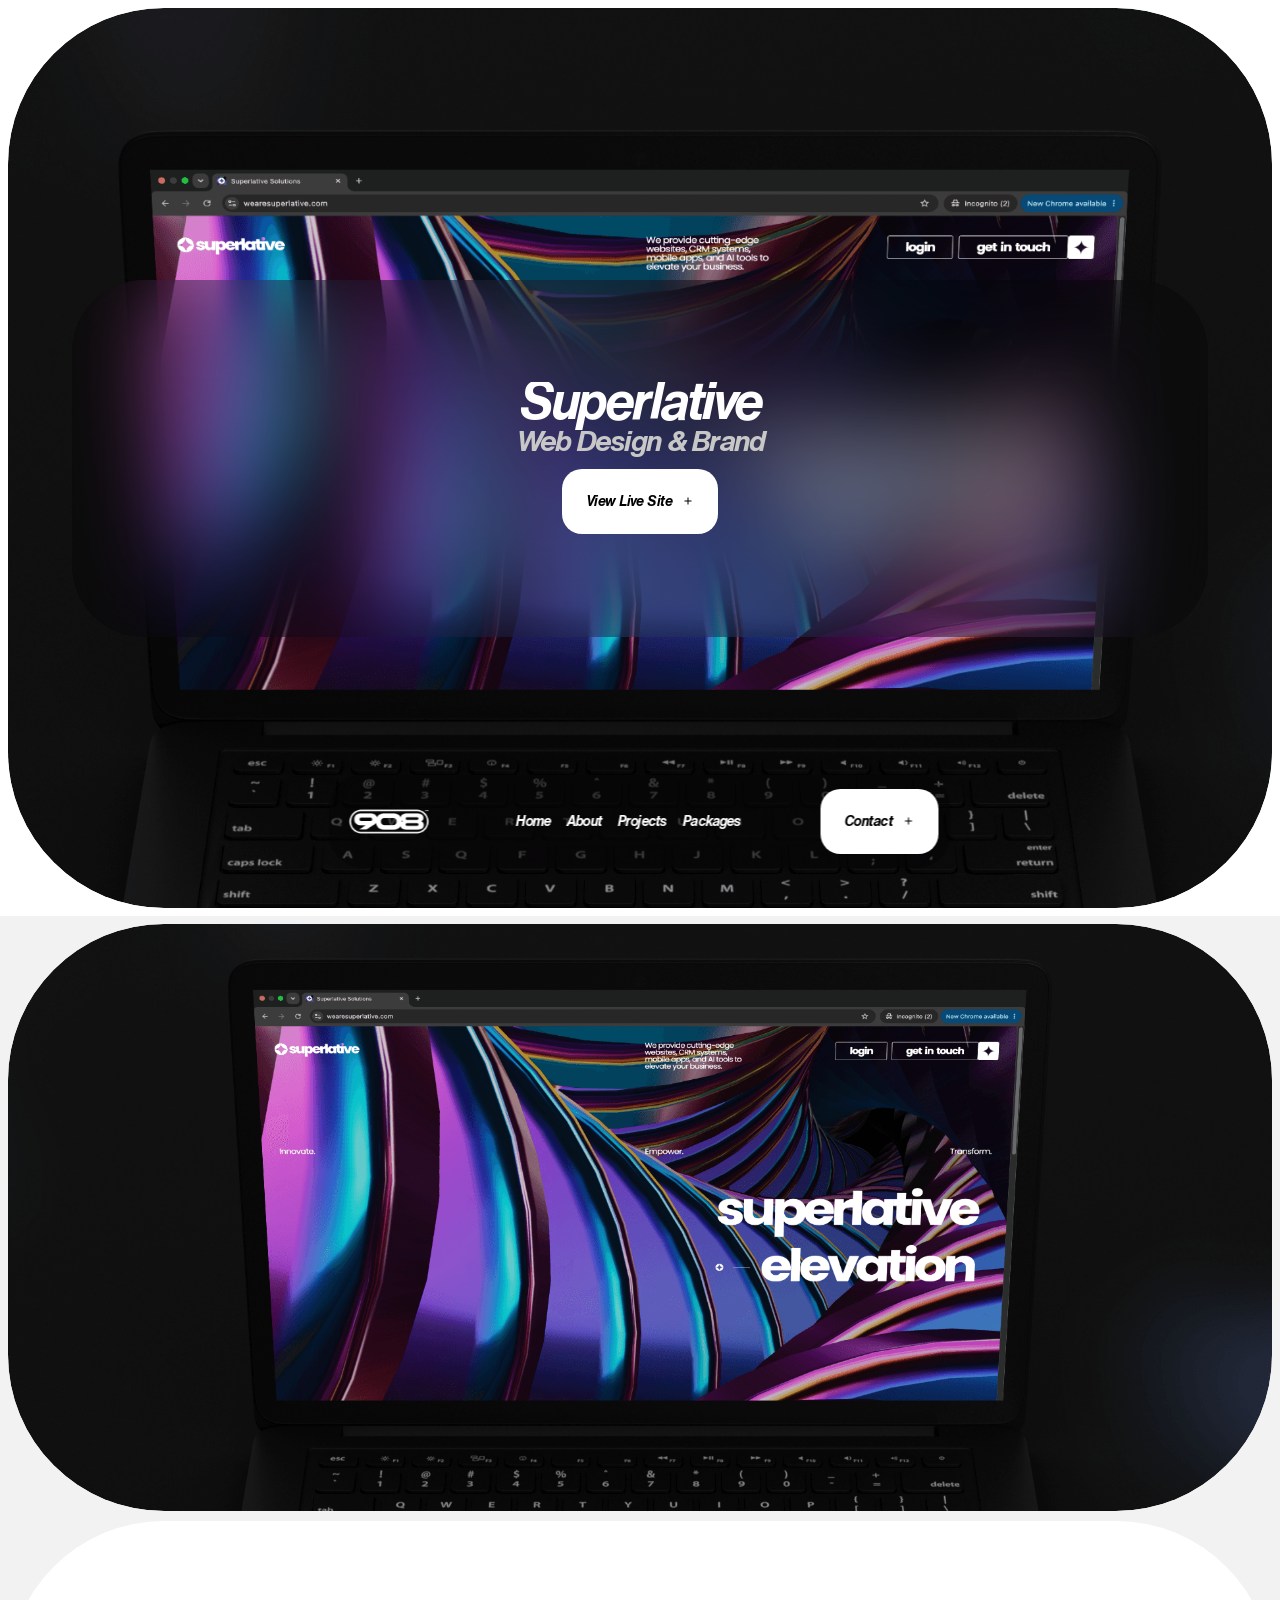
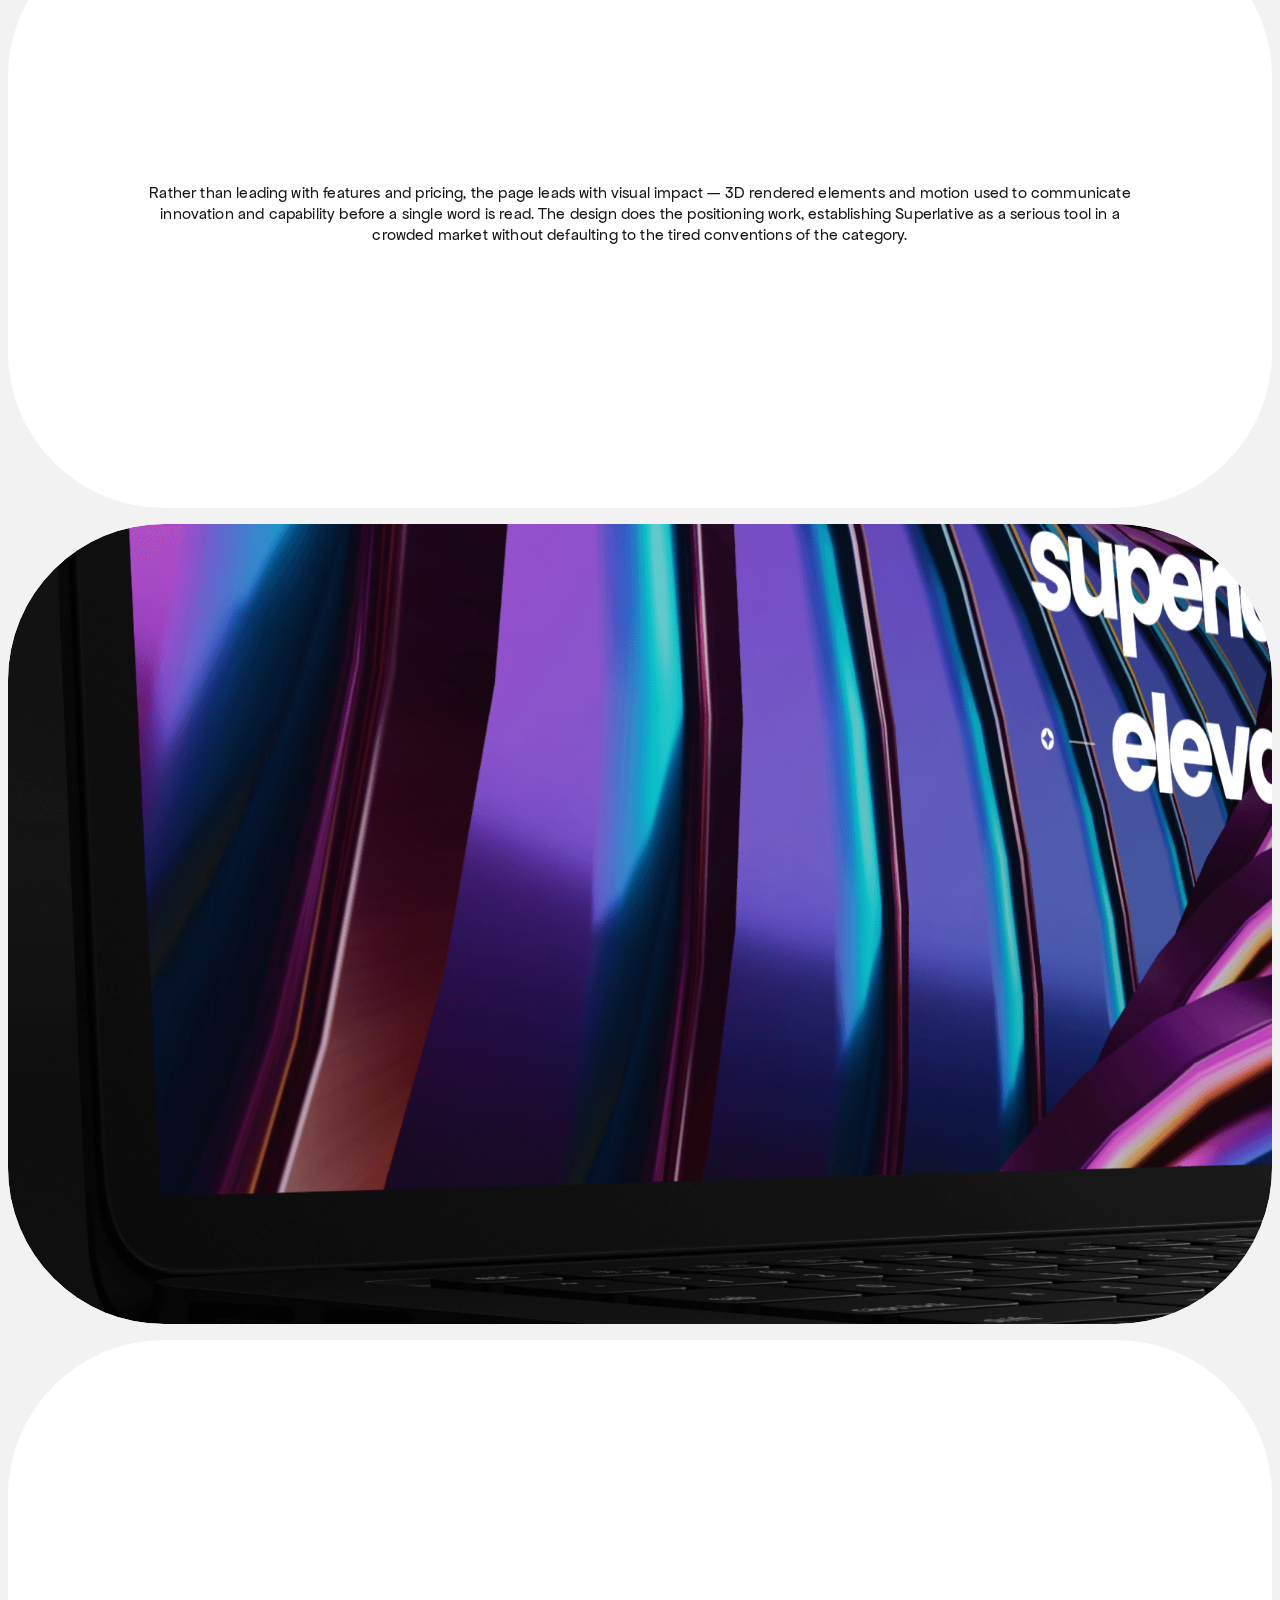
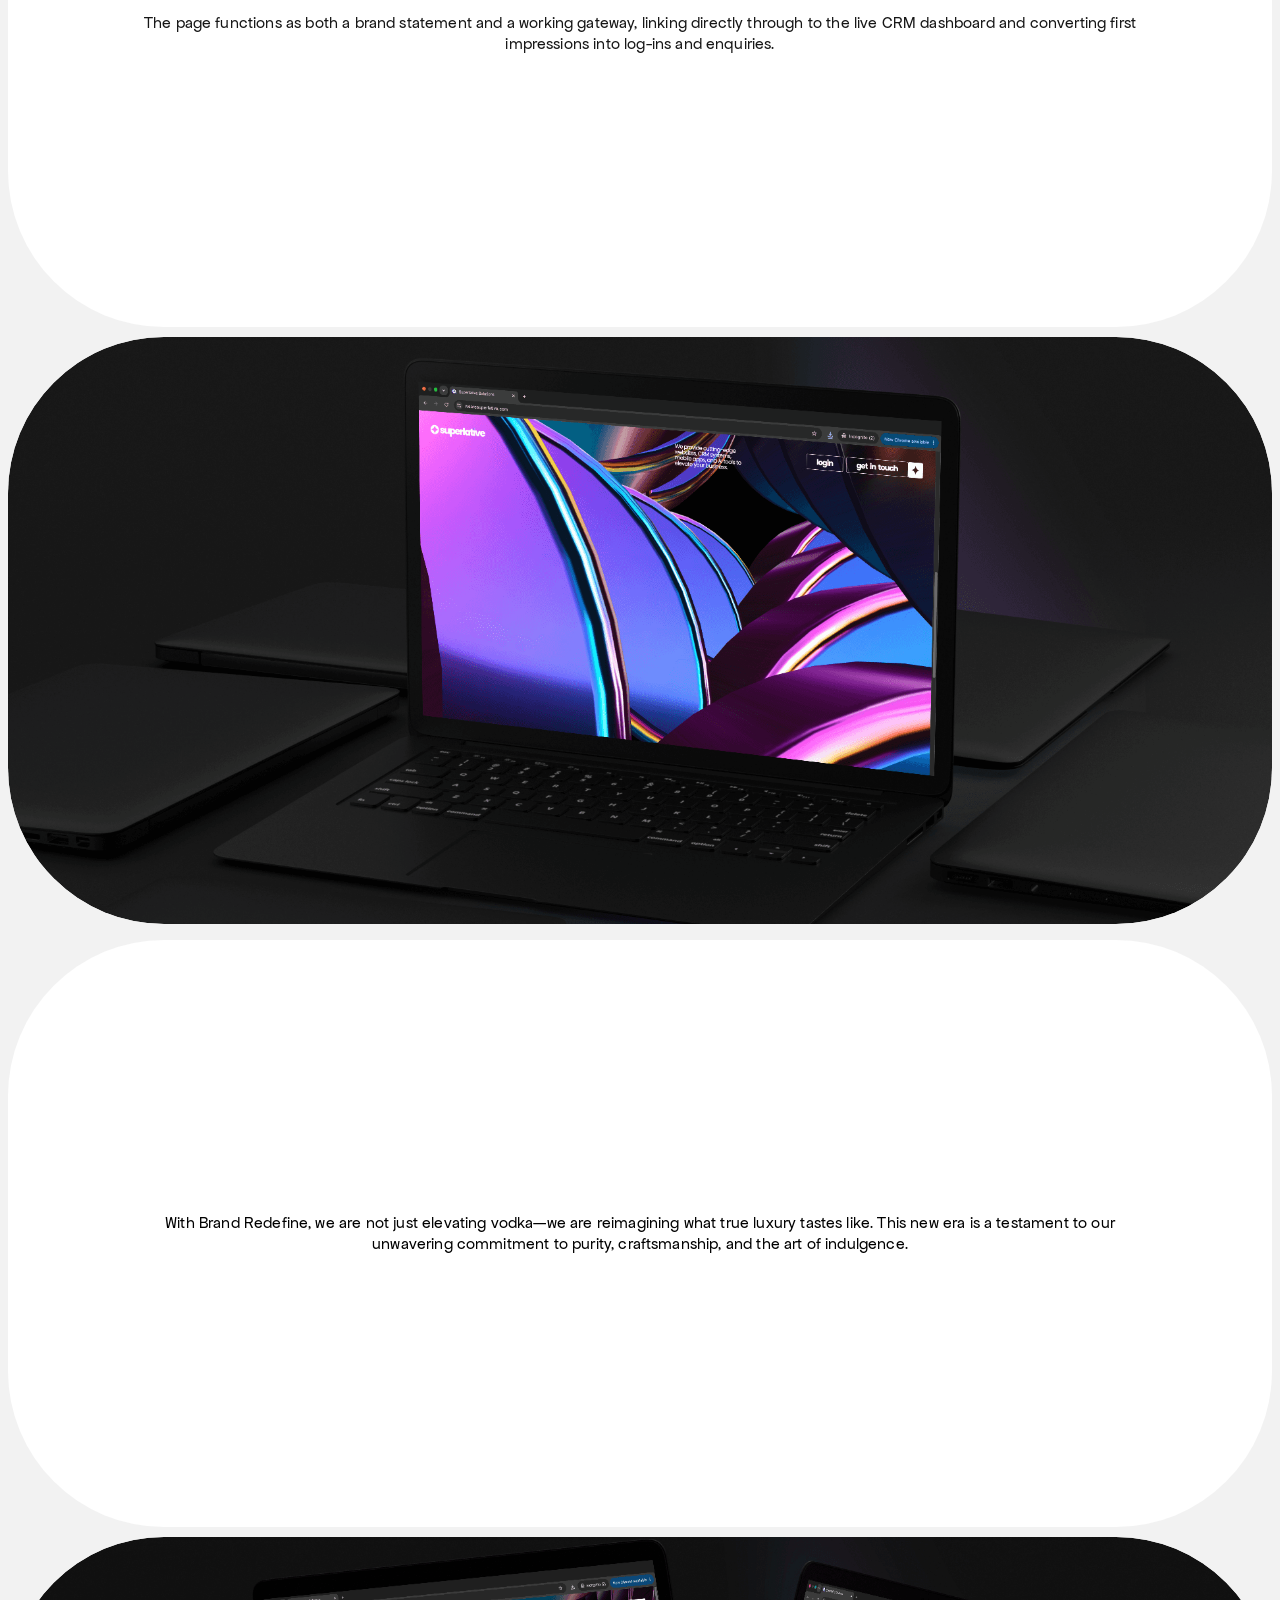
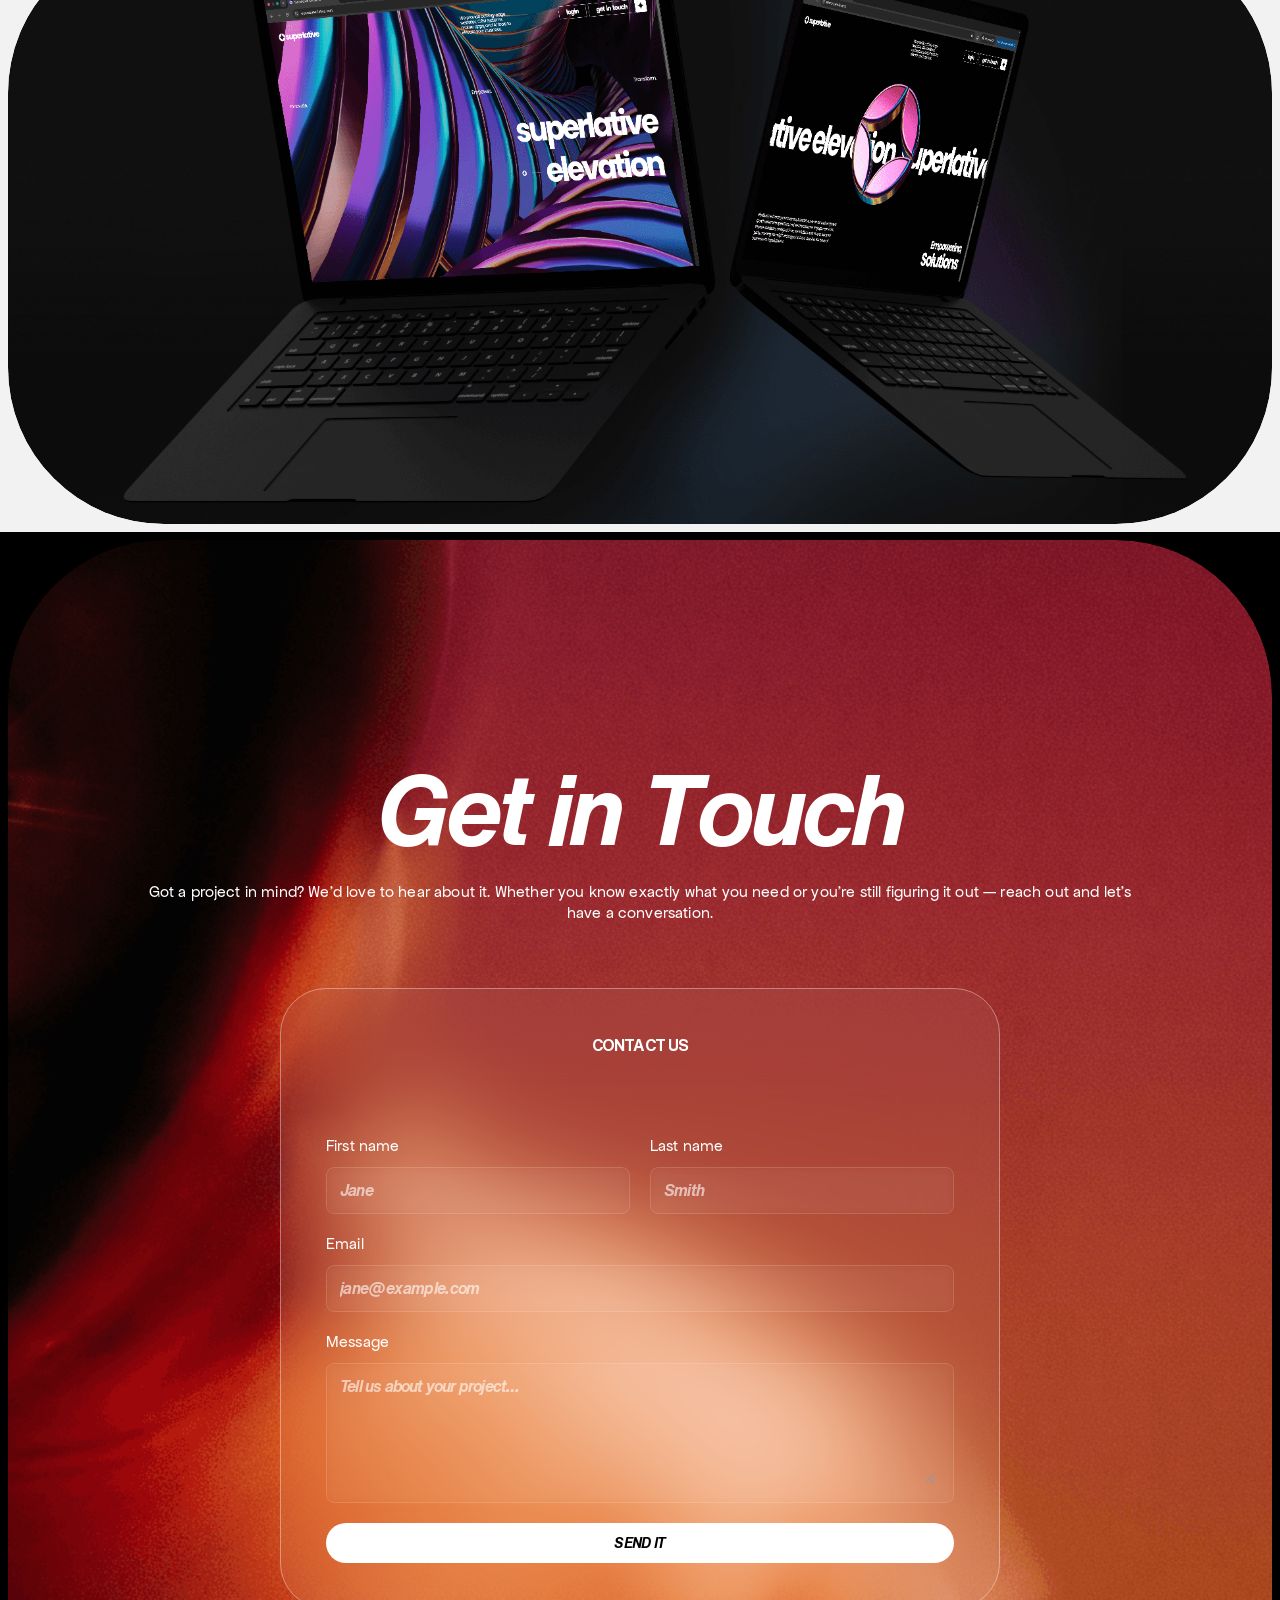
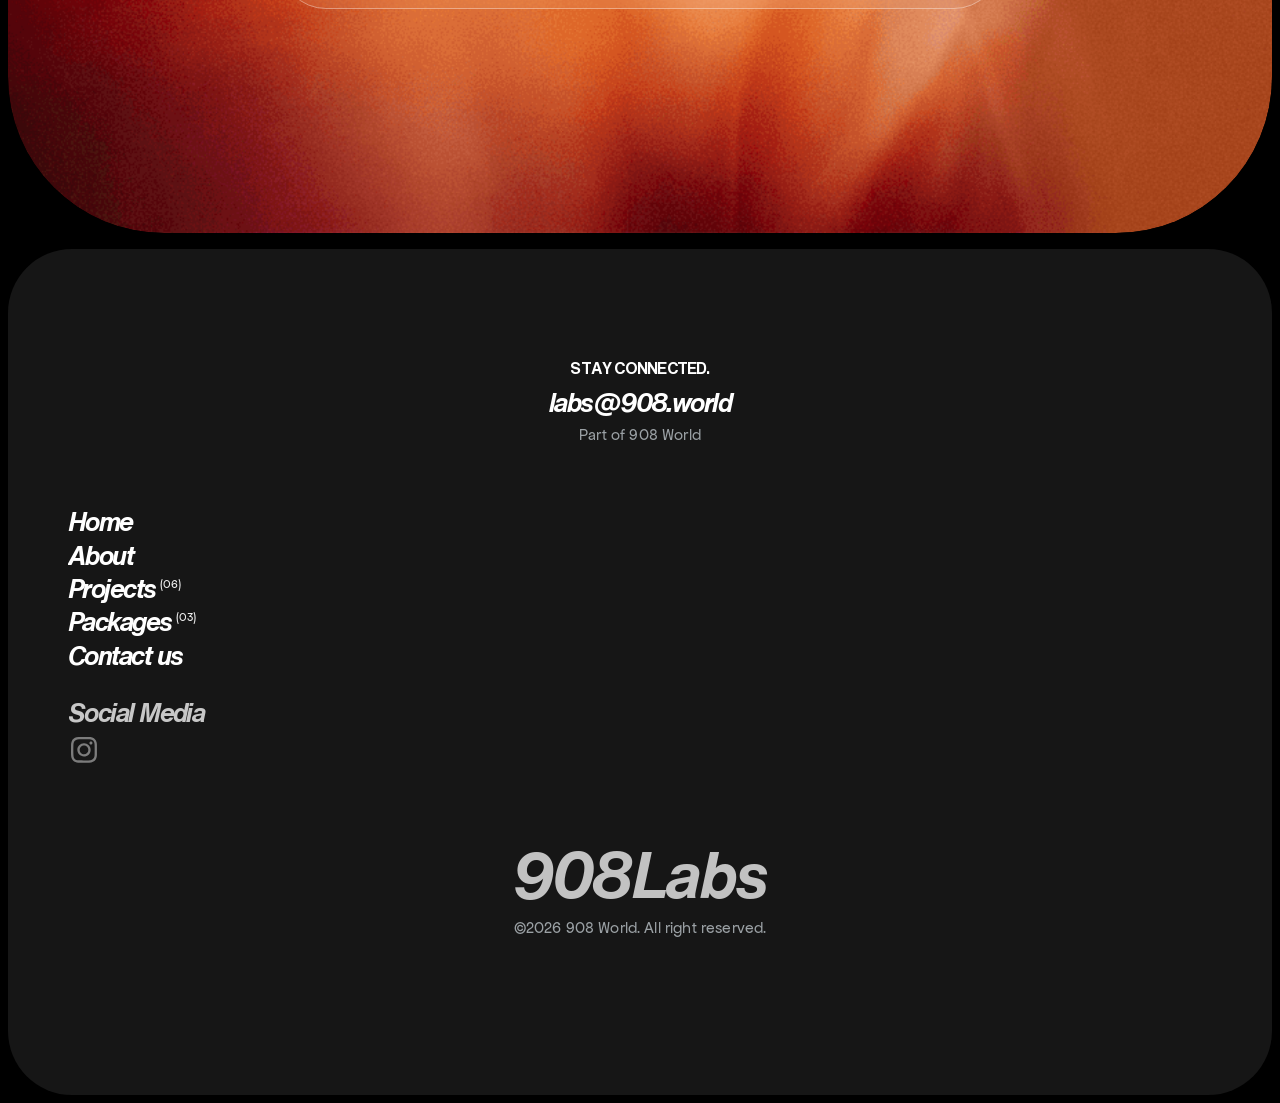
<file: projects/superlative.html>
<!doctype html>
<html lang="en">
<head>
	<meta charset="utf-8">
	<meta name="viewport" content="width=device-width">
	<title>Superlative | 908 Labs™ Design &amp; Development Studio</title>
    <meta name="description" content="908 Labs is a London-based design and development studio building websites, brand systems, and digital platforms for music, film, fashion, and events brands. Part of 908 World.">
    <link href="/assets/img/4qBslxFFQMsQTsCELNN4s0qQw.png" rel="icon" media="(prefers-color-scheme: light)">
    <link href="/assets/img/K0LWANqoiIkGkUovoNLPH6iWL18.png" rel="icon" media="(prefers-color-scheme: dark)">
    <link rel="apple-touch-icon" href="/assets/img/tw0n4bMhMOSQbUp4PCfcui28AsQ.png">
    <!-- Open Graph -->
    <meta property="og:type" content="website">
    <meta property="og:title" content="Superlative | 908 Labs™ Design &amp; Development Studio">
    <meta property="og:description" content="908 Labs is a London-based design and development studio building websites, brand systems, and digital platforms for music, film, fashion, and events brands. Part of 908 World.">
    <meta property="og:image" content="https://labs.908.world/assets/img/BlJSiJP9ZKjgPrQmnvKG0MaOQQ.png">
    <!-- X -->
    <meta name="twitter:card" content="summary_large_image">
    <meta name="twitter:title" content="Superlative | 908 Labs™ Design &amp; Development Studio">
    <meta name="twitter:description" content="908 Labs is a London-based design and development studio building websites, brand systems, and digital platforms for music, film, fashion, and events brands. Part of 908 World.">
    <meta name="twitter:image" content="https://labs.908.world/assets/img/BlJSiJP9ZKjgPrQmnvKG0MaOQQ.png">
	
	
	
	<meta property="og:url" content="https://labs.908.world/projects/superlative">
    
    
	
	
	<meta name="robots" content="max-image-preview:large">
    <link rel="stylesheet" href="/css/framer-05582274db.css">
    <link rel="stylesheet" href="/css/framer-db46fd98ef.css">
    <link rel="stylesheet" href="/css/framer-a48717009a.css">
    <link rel="stylesheet" href="/css/forms.css">
    <link rel="stylesheet" href="/css/site.css">
    <script src="/js/lenis.min.js" defer></script>
    <script src="/js/site.js" defer></script>
</head>
<body>
	
	
    
    
	
	<div id="main" data-framer-generated-page><link rel="stylesheet" href="/css/framer-3ef50acdf2.css"><div class="framer-U6x1b framer-lkefcw" data-layout-template="true" style="min-height:100vh;width:auto"><link rel="stylesheet" href="/css/framer-f173b4791c.css"><div data-framer-root class="framer-iWulP framer-pZfsO framer-5z9hZ framer-2PrCU framer-29Thz framer-LWjwO framer-I88jw framer-Uwf5x framer-ZVwBr framer-dfKnm framer-J845l framer-1he9iai" style="min-height:100vh;width:auto;display:contents"><section class="framer-wobmlp" data-framer-name="Journal Hero"><div class="ssr-variant hidden-10jgwwq"><header as="header" class="framer-1m5oopx" data-framer-name="Container"><div style="position:absolute;border-radius:inherit;corner-shape:inherit;top:0;right:0;bottom:0;left:0" data-framer-background-image-wrapper="true"><img decoding="async" width="1920" height="1080" sizes="(min-width: 1440px) max(calc(min(100vw, 1920px) - 16px), max((min(100vw, 1920px) - 26px) / 2, 1px)), (min-width: 810px) and (max-width: 1439.98px) calc(min(100vw, 1920px) - 16px), (max-width: 809.98px) calc(min(100vw, 1920px) - 16px)" srcset="/assets/img/DQWgM9KpXBOVVkCXolDow13cH04-512.png 512w,/assets/img/DQWgM9KpXBOVVkCXolDow13cH04-1024.png 1024w,/assets/img/DQWgM9KpXBOVVkCXolDow13cH04.png 1920w" src="/assets/img/DQWgM9KpXBOVVkCXolDow13cH04.png" alt="Brand Redefine" style="display:block;width:100%;height:100%;border-radius:inherit;corner-shape:inherit;object-position:center;object-fit:cover"></div><div class="framer-mzcpu4-container"><div data-us-dpi="1" data-us-scale="1" data-us-fps="60" style="width:100%;height:100%"></div></div><div class="framer-16vdzi3"><div class="framer-9fk7a5" data-framer-name="Title, Date"><div class="framer-lfxjtq" data-framer-component-type="RichTextContainer" style="transform:none"><h2 dir="auto" style="--font-selector:Q1VTVE9NVjI7SGVsdmV0aWNhIE5vdyBUZXh0ICBCb2xkIEl0YWxpYw==;--framer-font-family:&quot;Helvetica Now Text  Bold Italic&quot;, &quot;Helvetica Now Text  Bold Italic Placeholder&quot;, sans-serif;--framer-font-open-type-features:'blwf' on, 'cv09' on, 'cv03' on, 'cv04' on, 'cv11' on;--framer-font-size:52px;--framer-font-style:italic;--framer-font-weight:700;--framer-letter-spacing:-0.06em;--framer-line-height:0.9em;--framer-text-alignment:center;--framer-text-color:var(--token-b9a38ae6-6808-421e-8c6e-e2c5bc817a9d, rgb(255, 255, 255))" class="framer-text">Superlative</h2></div><div class="framer-m8kfxg" data-framer-component-type="RichTextContainer" style="transform:none"><h4 dir="auto" style="--font-selector:Q1VTVE9NVjI7SGVsdmV0aWNhIE5vdyBUZXh0ICBCb2xkIEl0YWxpYw==;--framer-font-family:&quot;Helvetica Now Text  Bold Italic&quot;, &quot;Helvetica Now Text  Bold Italic Placeholder&quot;, sans-serif;--framer-font-open-type-features:'blwf' on, 'cv09' on, 'cv03' on, 'cv04' on, 'cv11' on;--framer-font-size:29px;--framer-font-style:italic;--framer-font-weight:700;--framer-letter-spacing:-0.06em;--framer-line-height:0.9em;--framer-text-alignment:center;--framer-text-color:var(--token-7bcc6f1a-ee08-44a7-a724-c0f26dca0dfa, rgb(199, 199, 199))" class="framer-text">Web Design &amp; Brand</h4></div></div><div class="framer-wctd78-container"><a class="framer-DHpVm framer-mmrlrr framer-v-5iwahy framer-1eyjkso" data-framer-name="Variant 2" data-highlight="true" tabindex="0" style="backdrop-filter:blur(32px);background-color:rgb(255, 255, 255);-webkit-backdrop-filter:blur(32px);border-bottom-left-radius:20px;border-bottom-right-radius:20px;border-top-left-radius:20px;border-top-right-radius:20px"><div class="framer-1iaov7i" data-framer-component-type="RichTextContainer" style="--extracted-r6o4lv:rgb(255, 255, 255);--framer-link-text-color:rgb(0, 153, 255);--framer-link-text-decoration:underline;--framer-paragraph-spacing:0px;transform:none"><p dir="auto" class="framer-text" style="--font-selector:Q1VTVE9NVjI7SGVsdmV0aWNhIE5vdyBUZXh0ICBCb2xkIEl0YWxpYw==;--framer-font-family:&quot;Helvetica Now Text  Bold Italic&quot;, &quot;Helvetica Now Text  Bold Italic Placeholder&quot;, sans-serif;--framer-font-size:14px;--framer-font-style:italic;--framer-font-weight:700;--framer-letter-spacing:-0.04em;--framer-text-alignment:center;--framer-text-transform:capitalize">View Live Site</p></div><div class="framer-p8oi1e"><div class="framer-1u9vmth-container" style="transform:none"><div style="display:contents"><svg xmlns="http://www.w3.org/2000/svg" focusable="false" viewBox="0 0 24 24" color="rgb(0, 0, 0)" aria-hidden="true" style="user-select:none;width:100%;height:100%;display:inline-block;fill:rgb(0, 0, 0);flex-shrink:0"><path d="M19 13h-6v6h-2v-6H5v-2h6V5h2v6h6v2z"></path></svg></div></div></div></a></div></div></header></div><div class="ssr-variant hidden-1he9iai hidden-5y47hk"><header as="header" class="framer-1m5oopx" data-framer-name="Container"><div style="position:absolute;border-radius:inherit;corner-shape:inherit;top:0;right:0;bottom:0;left:0" data-framer-background-image-wrapper="true"><img decoding="async" width="1920" height="1080" sizes="(min-width: 1440px) max(calc(min(100vw, 1920px) - 16px), max((min(100vw, 1920px) - 26px) / 2, 1px)), (min-width: 810px) and (max-width: 1439.98px) calc(min(100vw, 1920px) - 16px), (max-width: 809.98px) calc(min(100vw, 1920px) - 16px)" srcset="/assets/img/DQWgM9KpXBOVVkCXolDow13cH04-512.png 512w,/assets/img/DQWgM9KpXBOVVkCXolDow13cH04-1024.png 1024w,/assets/img/DQWgM9KpXBOVVkCXolDow13cH04.png 1920w" src="/assets/img/DQWgM9KpXBOVVkCXolDow13cH04.png" alt="Brand Redefine" style="display:block;width:100%;height:100%;border-radius:inherit;corner-shape:inherit;object-position:center;object-fit:cover"></div><div class="framer-mzcpu4-container"><div data-us-dpi="1" data-us-scale="1" data-us-fps="60" style="width:100%;height:100%"></div></div><div class="framer-16vdzi3"><div class="framer-9fk7a5" data-framer-name="Title, Date"><div class="framer-lfxjtq" data-framer-component-type="RichTextContainer" style="transform:none"><h4 dir="auto" style="--font-selector:Q1VTVE9NVjI7SGVsdmV0aWNhIE5vdyBUZXh0ICBCb2xkIEl0YWxpYw==;--framer-font-family:&quot;Helvetica Now Text  Bold Italic&quot;, &quot;Helvetica Now Text  Bold Italic Placeholder&quot;, sans-serif;--framer-font-open-type-features:'blwf' on, 'cv09' on, 'cv03' on, 'cv04' on, 'cv11' on;--framer-font-size:35px;--framer-font-style:italic;--framer-font-weight:700;--framer-letter-spacing:-0.06em;--framer-line-height:0.9em;--framer-text-alignment:center;--framer-text-color:var(--token-b9a38ae6-6808-421e-8c6e-e2c5bc817a9d, rgb(255, 255, 255))" class="framer-text">Superlative</h4></div><div class="framer-m8kfxg" data-framer-component-type="RichTextContainer" style="transform:none"><h5 dir="auto" style="--font-selector:Q1VTVE9NVjI7SGVsdmV0aWNhIE5vdyBUZXh0ICBCb2xkIEl0YWxpYw==;--framer-font-family:&quot;Helvetica Now Text  Bold Italic&quot;, &quot;Helvetica Now Text  Bold Italic Placeholder&quot;, sans-serif;--framer-font-open-type-features:'blwf' on, 'cv09' on, 'cv03' on, 'cv04' on, 'cv11' on;--framer-font-size:25px;--framer-font-style:italic;--framer-font-weight:700;--framer-letter-spacing:-0.06em;--framer-line-height:0.9em;--framer-text-alignment:center;--framer-text-color:var(--token-7bcc6f1a-ee08-44a7-a724-c0f26dca0dfa, rgb(199, 199, 199))" class="framer-text">Web Design &amp; Brand</h5></div></div><div class="framer-wctd78-container"><a class="framer-DHpVm framer-mmrlrr framer-v-5iwahy framer-1eyjkso" data-framer-name="Variant 2" data-highlight="true" tabindex="0" style="backdrop-filter:blur(32px);background-color:rgb(255, 255, 255);-webkit-backdrop-filter:blur(32px);border-bottom-left-radius:20px;border-bottom-right-radius:20px;border-top-left-radius:20px;border-top-right-radius:20px"><div class="framer-1iaov7i" data-framer-component-type="RichTextContainer" style="--extracted-r6o4lv:rgb(255, 255, 255);--framer-link-text-color:rgb(0, 153, 255);--framer-link-text-decoration:underline;--framer-paragraph-spacing:0px;transform:none"><p dir="auto" class="framer-text" style="--font-selector:Q1VTVE9NVjI7SGVsdmV0aWNhIE5vdyBUZXh0ICBCb2xkIEl0YWxpYw==;--framer-font-family:&quot;Helvetica Now Text  Bold Italic&quot;, &quot;Helvetica Now Text  Bold Italic Placeholder&quot;, sans-serif;--framer-font-size:14px;--framer-font-style:italic;--framer-font-weight:700;--framer-letter-spacing:-0.04em;--framer-text-alignment:center;--framer-text-transform:capitalize">View Live Site</p></div><div class="framer-p8oi1e"><div class="framer-1u9vmth-container" style="transform:none"><div style="display:contents"><svg xmlns="http://www.w3.org/2000/svg" focusable="false" viewBox="0 0 24 24" color="rgb(0, 0, 0)" aria-hidden="true" style="user-select:none;width:100%;height:100%;display:inline-block;fill:rgb(0, 0, 0);flex-shrink:0"><path d="M19 13h-6v6h-2v-6H5v-2h6V5h2v6h6v2z"></path></svg></div></div></div></a></div></div></header></div></section><section class="framer-nkbvqb" data-framer-name="Image, overview"><div class="ssr-variant"><header as="header" class="framer-12vfzjj" data-framer-name="Image"><div style="position:absolute;border-radius:inherit;corner-shape:inherit;top:0;right:0;bottom:0;left:0" data-framer-background-image-wrapper="true"><img decoding="async" width="1920" height="1080" sizes="(min-width: 1440px) max(calc(min(100vw, 1920px) - 16px), max((min(100vw, 1920px) - 26px) / 2, 1px)), (min-width: 810px) and (max-width: 1439.98px) calc(min(100vw, 1920px) - 16px), (max-width: 809.98px) calc(min(100vw, 1920px) - 16px)" srcset="/assets/img/DQWgM9KpXBOVVkCXolDow13cH04-512.png 512w,/assets/img/DQWgM9KpXBOVVkCXolDow13cH04-1024.png 1024w,/assets/img/DQWgM9KpXBOVVkCXolDow13cH04.png 1920w" src="/assets/img/DQWgM9KpXBOVVkCXolDow13cH04.png" alt="Four Seasons Vodka" style="display:block;width:100%;height:100%;border-radius:inherit;corner-shape:inherit;object-position:center;object-fit:cover"></div></header></div><header class="framer-1fbei00" data-framer-name="Overview"><div class="framer-1wmyryz" data-framer-name="Text"><div class="framer-10yroln" data-framer-component-type="RichTextContainer" style="transform:none"><p dir="ltr" class="framer-text framer-styles-preset-1ggupjl">Rather than leading with features and pricing, the page leads with visual impact — 3D rendered elements and motion used to communicate innovation and capability before a single word is read. The design does the positioning work, establishing Superlative as a serious tool in a crowded market without defaulting to the tired conventions of the category.</p></div></div></header></section><section class="framer-2k71f3" data-framer-name="Image"><div class="ssr-variant"><header as="header" class="framer-19d7xpf" data-framer-name="Image"><div style="position:absolute;border-radius:inherit;corner-shape:inherit;top:0;right:0;bottom:0;left:0" data-framer-background-image-wrapper="true"><img decoding="async" loading="lazy" width="1920" height="1080" sizes="(min-width: 1440px) max(min(100vw, 1920px) - 16px, 1px), (min-width: 810px) and (max-width: 1439.98px) max(min(100vw, 1920px) - 16px, 1px), (max-width: 809.98px) calc(min(100vw, 1920px) - 16px)" srcset="/assets/img/stU3NBqsKQm4mdRrPhs81ZnJBpo-512.png 512w,/assets/img/stU3NBqsKQm4mdRrPhs81ZnJBpo-1024.png 1024w,/assets/img/stU3NBqsKQm4mdRrPhs81ZnJBpo.png 1920w" src="/assets/img/stU3NBqsKQm4mdRrPhs81ZnJBpo.png" alt="Four Seasons" style="display:block;width:100%;height:100%;border-radius:inherit;corner-shape:inherit;object-position:center;object-fit:cover"></div></header></div></section><section class="framer-kwo16f" data-framer-name="Details, Image"><header class="framer-aav3l4" data-framer-name="Details"><div class="framer-109dp0x" data-framer-name="Text"><div class="framer-1n3nq2f" data-framer-component-type="RichTextContainer" style="transform:none"><p dir="auto" class="framer-text framer-styles-preset-1ggupjl">The page functions as both a brand statement and a working gateway, linking directly through to the live CRM dashboard and converting first impressions into log-ins and enquiries.</p></div></div></header><div class="ssr-variant"><header as="header" class="framer-qn7amj" data-framer-name="Image"><div style="position:absolute;border-radius:inherit;corner-shape:inherit;top:0;right:0;bottom:0;left:0" data-framer-background-image-wrapper="true"><img decoding="async" loading="lazy" width="1920" height="1080" sizes="(min-width: 1440px) max((min(100vw, 1920px) - 26px) / 2, 1px), (min-width: 810px) and (max-width: 1439.98px) calc(min(100vw, 1920px) - 16px), (max-width: 809.98px) calc(min(100vw, 1920px) - 16px)" srcset="/assets/img/tfvKyH3btptMaOr1kVZYM6BEc-512.png 512w,/assets/img/tfvKyH3btptMaOr1kVZYM6BEc-1024.png 1024w,/assets/img/tfvKyH3btptMaOr1kVZYM6BEc.png 1920w" src="/assets/img/tfvKyH3btptMaOr1kVZYM6BEc.png" alt="define every sip" style="display:block;width:100%;height:100%;border-radius:inherit;corner-shape:inherit;object-position:center;object-fit:cover"></div></header></div></section><section class="framer-1r2isx1 hidden-5y47hk hidden-10jgwwq" data-framer-name="Image"><header as="header" class="framer-n4x6pw" data-framer-name="Image"><div style="position:absolute;border-radius:inherit;corner-shape:inherit;top:0;right:0;bottom:0;left:0" data-framer-background-image-wrapper="true"><img decoding="async" loading="lazy" width="1920" height="1080" sizes="(min-width: 1440px) max(min(100vw, 1920px) - 16px, 1px), (min-width: 810px) and (max-width: 1439.98px) max(min(100vw, 1920px) - 16px, 1px), (max-width: 809.98px) max(min(100vw, 1920px) - 16px, 1px)" srcset="/assets/img/xbcxaH6VsTmKBfd9nEiWXAvRvbc-512.png 512w,/assets/img/xbcxaH6VsTmKBfd9nEiWXAvRvbc-1024.png 1024w,/assets/img/xbcxaH6VsTmKBfd9nEiWXAvRvbc.png 1920w" src="/assets/img/xbcxaH6VsTmKBfd9nEiWXAvRvbc.png" alt="a sophisticated fusion of legacy and innovation" style="display:block;width:100%;height:100%;border-radius:inherit;corner-shape:inherit;object-position:center;object-fit:cover"></div></header></section><section class="framer-thc23a" data-framer-name="Image, Testimonials"><div class="ssr-variant"><header as="header" class="framer-1d3wjff" data-framer-name="Image"><div style="position:absolute;border-radius:inherit;corner-shape:inherit;top:0;right:0;bottom:0;left:0" data-framer-background-image-wrapper="true"><img decoding="async" loading="lazy" width="1920" height="1080" sizes="(min-width: 1440px) max((min(100vw, 1920px) - 26px) / 2, 1px), (min-width: 810px) and (max-width: 1439.98px) calc(min(100vw, 1920px) - 16px), (max-width: 809.98px) calc(min(100vw, 1920px) - 16px)" srcset="/assets/img/733CeGRjonqn08VHytwCCtkzPc-512.png 512w,/assets/img/733CeGRjonqn08VHytwCCtkzPc-1024.png 1024w,/assets/img/733CeGRjonqn08VHytwCCtkzPc.png 1920w" src="/assets/img/733CeGRjonqn08VHytwCCtkzPc.png" alt="a new era of elegance" style="display:block;width:100%;height:100%;border-radius:inherit;corner-shape:inherit;object-position:center;object-fit:cover"></div></header></div><header class="framer-alteme" data-framer-name="Testimonials"><div class="framer-1u77f5k" data-framer-name="text stack"><div class="framer-nr5npf" data-framer-component-type="RichTextContainer" style="transform:none"><p class="framer-text framer-styles-preset-d8lgz7" data-styles-preset="R1K60oWJQ" dir="auto" style="--framer-text-alignment:center;--framer-text-color:var(--token-02c02d96-f46f-46e7-b35e-1c0a8ad8ac4a, rgb(0, 0, 0))">With Brand Redefine, we are not just elevating vodka—we are reimagining what true luxury tastes like. This new era is a testament to our unwavering commitment to purity, craftsmanship, and the art of indulgence.</p></div></div></header></section><div class="framer-lvfopt-container"><div></div></div></div><div id="overlay"></div><div class="framer-1ufhn9g"></div><div class="framer-1us5k9m-container"><div class="ssr-variant hidden-uqfy8r hidden-1gloaxa"><div class="framer-wFufN framer-J845l framer-2rohoy framer-v-2rohoy" data-framer-name="Desktop" style="background-color:rgb(0, 0, 0);max-width:100%;width:100%"><header as="header" class="framer-n85nk4" data-framer-name="Header" style="border-bottom-left-radius:156px;border-bottom-right-radius:156px;border-top-left-radius:156px;border-top-right-radius:156px"><div style="position:absolute;border-radius:inherit;corner-shape:inherit;top:0;right:0;bottom:0;left:0" data-framer-background-image-wrapper="true"><img decoding="async" width="1661" height="937" sizes="(min-width: 1440px) calc(min(100vw, 1920px) - 16px), (max-width: 809.98px) calc(min(100vw, 1920px) - 16px), (min-width: 810px) and (max-width: 1439.98px) calc(min(100vw, 1920px) - 16px)" srcset="/assets/img/RUPb3Biyo6LiuBCnmhq4s7ix4c-512.png 512w,/assets/img/RUPb3Biyo6LiuBCnmhq4s7ix4c-1024.png 1024w,/assets/img/RUPb3Biyo6LiuBCnmhq4s7ix4c.png 1661w" src="/assets/img/RUPb3Biyo6LiuBCnmhq4s7ix4c.png" alt="Contact us" style="display:block;width:100%;height:100%;border-radius:inherit;corner-shape:inherit;object-position:center;object-fit:cover"></div><div class="framer-inei9g"><div class="framer-1vpy0fq" data-framer-component-type="RichTextContainer" style="--extracted-gdpscs:var(--token-b9a38ae6-6808-421e-8c6e-e2c5bc817a9d, rgb(255, 255, 255));--framer-link-text-color:rgb(0, 153, 255);--framer-link-text-decoration:underline;transform:none"><h1 dir="auto" class="framer-text" style="--font-selector:Q1VTVE9NVjI7SGVsdmV0aWNhIE5vdyBUZXh0ICBCb2xkIEl0YWxpYw==;--framer-font-family:&quot;Helvetica Now Text  Bold Italic&quot;, &quot;Helvetica Now Text  Bold Italic Placeholder&quot;, sans-serif;--framer-font-open-type-features:'blwf' on, 'cv09' on, 'cv03' on, 'cv04' on, 'cv11' on;--framer-font-size:98px;--framer-font-style:italic;--framer-font-weight:700;--framer-letter-spacing:-0.05em;--framer-line-height:0.9em;--framer-text-color:var(--extracted-gdpscs, var(--token-b9a38ae6-6808-421e-8c6e-e2c5bc817a9d, rgb(255, 255, 255)))" data-fx="chars">Get in Touch</h1></div><div class="framer-gw7ayr" data-framer-component-type="RichTextContainer" style="--extracted-r6o4lv:var(--token-17dd74c0-48e7-4cc6-8876-ee446770c16e, rgb(242, 242, 242));--framer-link-text-color:rgb(0, 153, 255);--framer-link-text-decoration:underline;transform:none"><p class="framer-text framer-styles-preset-d8lgz7" data-styles-preset="R1K60oWJQ" dir="auto" style="--framer-text-color:var(--extracted-r6o4lv, var(--token-17dd74c0-48e7-4cc6-8876-ee446770c16e, rgb(242, 242, 242)))">Got a project in mind? We'd love to hear about it. Whether you know exactly what you need or you're still figuring it out — reach out and let's have a conversation.</p></div></div><div class="framer-1u1mxi0" data-border="true" style="--border-bottom-width:1px;--border-color:rgba(255, 255, 255, 0.37);--border-left-width:1px;--border-right-width:1px;--border-style:solid;--border-top-width:1px;backdrop-filter:blur(44px);background-color:rgba(255, 255, 255, 0.06);-webkit-backdrop-filter:blur(44px);border-bottom-left-radius:46px;border-bottom-right-radius:46px;border-top-left-radius:46px;border-top-right-radius:46px"><div class="framer-c3uj18" data-framer-component-type="RichTextContainer" style="--extracted-1lwpl3i:rgb(255, 255, 255);--framer-link-text-color:rgb(0, 153, 255);--framer-link-text-decoration:underline;transform:none"><h5 dir="auto" class="framer-text" style="--font-selector:Q1VTVE9NVjI7SGVsdmV0aWNhIE5vdyBUZXh0ICBCb2xk;--framer-font-family:&quot;Helvetica Now Text  Bold&quot;, &quot;Helvetica Now Text  Bold Placeholder&quot;, sans-serif;--framer-font-open-type-features:'blwf' on, 'cv09' on, 'cv03' on, 'cv04' on, 'cv11' on;--framer-font-weight:700;--framer-letter-spacing:-0.05em;--framer-line-height:1.4em;--framer-text-alignment:center;--framer-text-color:var(--extracted-1lwpl3i, rgb(255, 255, 255));--framer-text-transform:uppercase">contact Us</h5></div><form class="framer-128ybiv" data-form="General enquiry"><div class="framer-zmoe9x"><div class="framer-1aoa52h" data-framer-name="First Name"><div class="framer-jpw4gc" data-framer-component-type="RichTextContainer" style="--extracted-r6o4lv:var(--token-b9a38ae6-6808-421e-8c6e-e2c5bc817a9d, rgb(255, 255, 255));transform:none"><p class="framer-text framer-styles-preset-d8lgz7" data-styles-preset="R1K60oWJQ" style="--framer-text-color:var(--extracted-r6o4lv, var(--token-b9a38ae6-6808-421e-8c6e-e2c5bc817a9d, rgb(255, 255, 255)))">First name</p></div><div class="framer-form-text-input framer-form-input-wrapper framer-mvnozm framer-form-text-input-type" style="--framer-input-border-bottom-width:1px;--framer-input-border-color:var(--token-d559605d-d2a3-4776-a2c1-0436ceda3b18, rgba(255, 255, 255, 0.15));--framer-input-border-left-width:1px;--framer-input-border-radius-bottom-left:8px;--framer-input-border-radius-bottom-right:8px;--framer-input-border-radius-top-left:8px;--framer-input-border-radius-top-right:8px;--framer-input-border-right-width:1px;--framer-input-border-style:solid;--framer-input-border-top-width:1px;--framer-input-font-color:rgb(255, 255, 255);--framer-input-icon-color:rgb(153, 153, 153);--framer-input-placeholder-color:rgba(255, 255, 255, 0.6);backdrop-filter:blur(5px);-webkit-backdrop-filter:blur(5px)"><input class="framer-form-input framer-form-input-empty" name="First name" placeholder="Jane" required="" type="text" value=""/></div></div><div class="framer-10p0xhp" data-framer-name="Last Name"><div class="framer-21np0l" data-framer-component-type="RichTextContainer" style="--extracted-r6o4lv:var(--token-b9a38ae6-6808-421e-8c6e-e2c5bc817a9d, rgb(255, 255, 255));transform:none"><p class="framer-text framer-styles-preset-d8lgz7" data-styles-preset="R1K60oWJQ" style="--framer-text-color:var(--extracted-r6o4lv, var(--token-b9a38ae6-6808-421e-8c6e-e2c5bc817a9d, rgb(255, 255, 255)))">Last name</p></div><div class="framer-form-text-input framer-form-input-wrapper framer-r6t0i4 framer-form-text-input-type" style="--framer-input-border-bottom-width:1px;--framer-input-border-color:var(--token-d559605d-d2a3-4776-a2c1-0436ceda3b18, rgba(255, 255, 255, 0.15));--framer-input-border-left-width:1px;--framer-input-border-radius-bottom-left:8px;--framer-input-border-radius-bottom-right:8px;--framer-input-border-radius-top-left:8px;--framer-input-border-radius-top-right:8px;--framer-input-border-right-width:1px;--framer-input-border-style:solid;--framer-input-border-top-width:1px;--framer-input-font-color:rgb(255, 255, 255);--framer-input-icon-color:rgb(153, 153, 153);--framer-input-placeholder-color:rgba(255, 255, 255, 0.6);backdrop-filter:blur(5px);-webkit-backdrop-filter:blur(5px)"><input class="framer-form-input framer-form-input-empty" name="Last name" placeholder="Smith" required="" type="text" value=""/></div></div></div><div class="framer-ioqe1j" data-framer-name="Email"><div class="framer-11akexm"><div class="framer-11c6ahm" data-framer-component-type="RichTextContainer" style="--extracted-r6o4lv:var(--token-b9a38ae6-6808-421e-8c6e-e2c5bc817a9d, rgb(255, 255, 255));transform:none"><p class="framer-text framer-styles-preset-d8lgz7" data-styles-preset="R1K60oWJQ" style="--framer-text-color:var(--extracted-r6o4lv, var(--token-b9a38ae6-6808-421e-8c6e-e2c5bc817a9d, rgb(255, 255, 255)))">Email</p></div><div class="framer-form-text-input framer-form-input-wrapper framer-1en48rw" style="--framer-input-border-bottom-width:1px;--framer-input-border-color:var(--token-d559605d-d2a3-4776-a2c1-0436ceda3b18, rgba(255, 255, 255, 0.15));--framer-input-border-left-width:1px;--framer-input-border-radius-bottom-left:8px;--framer-input-border-radius-bottom-right:8px;--framer-input-border-radius-top-left:8px;--framer-input-border-radius-top-right:8px;--framer-input-border-right-width:1px;--framer-input-border-style:solid;--framer-input-border-top-width:1px;--framer-input-font-color:rgb(255, 255, 255);--framer-input-icon-color:rgb(153, 153, 153);--framer-input-placeholder-color:rgba(255, 255, 255, 0.6);backdrop-filter:blur(5px);-webkit-backdrop-filter:blur(5px)"><input class="framer-form-input framer-form-input-empty" name="Email" placeholder="jane@example.com" required="" type="email" value=""/></div></div><div class="framer-jpzepa" data-message-block=""><div class="framer-1g2hu5d" data-framer-component-type="RichTextContainer" style="--extracted-r6o4lv:var(--token-b9a38ae6-6808-421e-8c6e-e2c5bc817a9d, rgb(255, 255, 255));transform:none"><p class="framer-text framer-styles-preset-d8lgz7" data-styles-preset="R1K60oWJQ" style="--framer-text-color:var(--extracted-r6o4lv, var(--token-b9a38ae6-6808-421e-8c6e-e2c5bc817a9d, rgb(255, 255, 255)))">Message</p></div><div class="framer-form-text-input framer-form-input-wrapper framer-crtitr form-message" style="--framer-input-border-bottom-width:1px;--framer-input-border-color:var(--token-d559605d-d2a3-4776-a2c1-0436ceda3b18, rgba(255, 255, 255, 0.15));--framer-input-border-left-width:1px;--framer-input-border-radius-bottom-left:8px;--framer-input-border-radius-bottom-right:8px;--framer-input-border-radius-top-left:8px;--framer-input-border-radius-top-right:8px;--framer-input-border-right-width:1px;--framer-input-border-style:solid;--framer-input-border-top-width:1px;--framer-input-font-color:rgb(255, 255, 255);--framer-input-icon-color:rgb(153, 153, 153);--framer-input-placeholder-color:rgba(255, 255, 255, 0.6);backdrop-filter:blur(5px);-webkit-backdrop-filter:blur(5px)"><textarea class="framer-form-input framer-form-input-empty" name="Message" placeholder="Tell us about your project…" required="" rows="4"></textarea></div></div></div><div class="framer-1yvahkq-container"><button class="framer-cv8oS framer-1juyh6d framer-v-1juyh6d" data-framer-name="Form Button" data-reset="button" style="background-color:var(--token-0760290c-0963-4afd-8b72-f7c94940d48f, rgb(255, 255, 255));height:100%;width:100%;border-bottom-left-radius:20px;border-bottom-right-radius:20px;border-top-left-radius:20px;border-top-right-radius:20px;opacity:1"><div class="framer-13na5k5" data-framer-component-type="RichTextContainer" style="--framer-link-text-color:rgb(0, 153, 255);--framer-link-text-decoration:underline;opacity:1;transform:none"><p class="framer-text" dir="auto" style='--font-selector:Q1VTVE9NVjI7SGVsdmV0aWNhIE5vdyBUZXh0ICBCb2xkIEl0YWxpYw==;--framer-font-family:"Helvetica Now Text  Bold Italic", "Helvetica Now Text  Bold Italic Placeholder", sans-serif;--framer-font-size:14px;--framer-font-style:italic;--framer-font-weight:700;--framer-letter-spacing:-0.05em;--framer-line-height:1.3em;--framer-text-alignment:left;--framer-text-transform:capitalize'>SEND IT</p></div></button></div><input aria-hidden="true" autocomplete="one-time-code" data-1p-ignore="true" data-bwignore="true" data-form-type="other" data-lpignore="true" name="website" style="position:absolute;transform:scale(0)" tabindex="-1" type="text" value=""/><input aria-hidden="true" autocomplete="one-time-code" data-1p-ignore="true" data-bwignore="true" data-form-type="other" data-lpignore="true" name="company" style="position:absolute;transform:scale(0)" tabindex="-1" type="text" value=""/><input aria-hidden="true" autocomplete="one-time-code" data-1p-ignore="true" data-bwignore="true" data-form-type="other" data-lpignore="true" name="message" style="position:absolute;transform:scale(0)" tabindex="-1" type="text" value=""/><input aria-hidden="true" autocomplete="one-time-code" data-1p-ignore="true" data-bwignore="true" data-form-type="other" data-lpignore="true" name="subject" style="position:absolute;transform:scale(0)" tabindex="-1" type="text" value=""/><input aria-hidden="true" autocomplete="one-time-code" data-1p-ignore="true" data-bwignore="true" data-form-type="other" data-lpignore="true" name="title" style="position:absolute;transform:scale(0)" tabindex="-1" type="text" value=""/><input aria-hidden="true" autocomplete="one-time-code" data-1p-ignore="true" data-bwignore="true" data-form-type="other" data-lpignore="true" name="description" style="position:absolute;transform:scale(0)" tabindex="-1" type="text" value=""/><input aria-hidden="true" autocomplete="one-time-code" data-1p-ignore="true" data-bwignore="true" data-form-type="other" data-lpignore="true" name="feedback" style="position:absolute;transform:scale(0)" tabindex="-1" type="text" value=""/><input aria-hidden="true" autocomplete="one-time-code" data-1p-ignore="true" data-bwignore="true" data-form-type="other" data-lpignore="true" name="notes" style="position:absolute;transform:scale(0)" tabindex="-1" type="text" value=""/><input aria-hidden="true" autocomplete="one-time-code" data-1p-ignore="true" data-bwignore="true" data-form-type="other" data-lpignore="true" name="details" style="position:absolute;transform:scale(0)" tabindex="-1" type="text" value=""/><input aria-hidden="true" autocomplete="one-time-code" data-1p-ignore="true" data-bwignore="true" data-form-type="other" data-lpignore="true" name="remarks" style="position:absolute;transform:scale(0)" tabindex="-1" type="text" value=""/><input aria-hidden="true" autocomplete="one-time-code" data-1p-ignore="true" data-bwignore="true" data-form-type="other" data-lpignore="true" name="comments" style="position:absolute;transform:scale(0)" tabindex="-1" type="text" value=""/></form></div></header></div></div><div class="ssr-variant hidden-lkefcw hidden-1gloaxa"><div class="framer-wFufN framer-J845l framer-2rohoy framer-v-3zb66l" data-framer-name="Phone" style="background-color:rgb(0, 0, 0);max-width:100%;width:100%"><header as="header" class="framer-n85nk4" data-framer-name="Header" style="border-bottom-left-radius:64px;border-bottom-right-radius:64px;border-top-left-radius:64px;border-top-right-radius:64px"><div style="position:absolute;border-radius:inherit;corner-shape:inherit;top:0;right:0;bottom:0;left:0" data-framer-background-image-wrapper="true"><img decoding="async" width="1661" height="937" sizes="(min-width: 1440px) calc(min(100vw, 1920px) - 16px), (max-width: 809.98px) calc(min(100vw, 1920px) - 16px), (min-width: 810px) and (max-width: 1439.98px) calc(min(100vw, 1920px) - 16px)" srcset="/assets/img/RUPb3Biyo6LiuBCnmhq4s7ix4c-512.png 512w,/assets/img/RUPb3Biyo6LiuBCnmhq4s7ix4c-1024.png 1024w,/assets/img/RUPb3Biyo6LiuBCnmhq4s7ix4c.png 1661w" src="/assets/img/RUPb3Biyo6LiuBCnmhq4s7ix4c.png" alt="Contact us" style="display:block;width:100%;height:100%;border-radius:inherit;corner-shape:inherit;object-position:center;object-fit:cover"></div><div class="framer-inei9g"><div class="framer-1vpy0fq" data-framer-component-type="RichTextContainer" style="--extracted-gdpscs:var(--token-b9a38ae6-6808-421e-8c6e-e2c5bc817a9d, rgb(255, 255, 255));--framer-link-text-color:rgb(0, 153, 255);--framer-link-text-decoration:underline;transform:none"><h1 dir="auto" class="framer-text" style="--font-selector:Q1VTVE9NVjI7SGVsdmV0aWNhIE5vdyBUZXh0ICBCb2xkIEl0YWxpYw==;--framer-font-family:&quot;Helvetica Now Text  Bold Italic&quot;, &quot;Helvetica Now Text  Bold Italic Placeholder&quot;, sans-serif;--framer-font-open-type-features:'blwf' on, 'cv09' on, 'cv03' on, 'cv04' on, 'cv11' on;--framer-font-size:98px;--framer-font-style:italic;--framer-font-weight:700;--framer-letter-spacing:-0.05em;--framer-line-height:0.9em;--framer-text-alignment:center;--framer-text-color:var(--extracted-gdpscs, var(--token-b9a38ae6-6808-421e-8c6e-e2c5bc817a9d, rgb(255, 255, 255)))" data-fx="chars">Get in Touch</h1></div><div class="framer-gw7ayr" data-framer-component-type="RichTextContainer" style="--extracted-r6o4lv:var(--token-b9a38ae6-6808-421e-8c6e-e2c5bc817a9d, rgb(255, 255, 255));--framer-link-text-color:rgb(0, 153, 255);--framer-link-text-decoration:underline;transform:none"><p class="framer-text framer-styles-preset-d8lgz7" data-styles-preset="R1K60oWJQ" dir="auto" style="--framer-text-alignment:center;--framer-text-color:var(--extracted-r6o4lv, var(--token-b9a38ae6-6808-421e-8c6e-e2c5bc817a9d, rgb(255, 255, 255)))">Got a project in mind? We'd love to hear about it. Whether you know exactly what you need or you're still figuring it out — reach out and let's have a conversation.</p></div></div><div class="framer-1u1mxi0" data-border="true" style="--border-bottom-width:1px;--border-color:rgba(255, 255, 255, 0.37);--border-left-width:1px;--border-right-width:1px;--border-style:solid;--border-top-width:1px;backdrop-filter:blur(44px);background-color:rgba(255, 255, 255, 0.06);-webkit-backdrop-filter:blur(44px);border-bottom-left-radius:46px;border-bottom-right-radius:46px;border-top-left-radius:46px;border-top-right-radius:46px"><div class="framer-c3uj18" data-framer-component-type="RichTextContainer" style="--extracted-1lwpl3i:rgb(255, 255, 255);--framer-link-text-color:rgb(0, 153, 255);--framer-link-text-decoration:underline;transform:none"><h5 dir="auto" class="framer-text" style="--font-selector:Q1VTVE9NVjI7SGVsdmV0aWNhIE5vdyBUZXh0ICBCb2xk;--framer-font-family:&quot;Helvetica Now Text  Bold&quot;, &quot;Helvetica Now Text  Bold Placeholder&quot;, sans-serif;--framer-font-open-type-features:'blwf' on, 'cv09' on, 'cv03' on, 'cv04' on, 'cv11' on;--framer-font-weight:700;--framer-letter-spacing:-0.05em;--framer-line-height:1.4em;--framer-text-alignment:center;--framer-text-color:var(--extracted-1lwpl3i, rgb(255, 255, 255));--framer-text-transform:uppercase">contact Us</h5></div><form class="framer-128ybiv" data-form="General enquiry"><div class="framer-zmoe9x"><div class="framer-1aoa52h" data-framer-name="First Name"><div class="framer-jpw4gc" data-framer-component-type="RichTextContainer" style="--extracted-r6o4lv:var(--token-b9a38ae6-6808-421e-8c6e-e2c5bc817a9d, rgb(255, 255, 255));transform:none"><p class="framer-text framer-styles-preset-d8lgz7" data-styles-preset="R1K60oWJQ" style="--framer-text-color:var(--extracted-r6o4lv, var(--token-b9a38ae6-6808-421e-8c6e-e2c5bc817a9d, rgb(255, 255, 255)))">First name</p></div><div class="framer-form-text-input framer-form-input-wrapper framer-mvnozm framer-form-text-input-type" style="--framer-input-border-bottom-width:1px;--framer-input-border-color:var(--token-d559605d-d2a3-4776-a2c1-0436ceda3b18, rgba(255, 255, 255, 0.15));--framer-input-border-left-width:1px;--framer-input-border-radius-bottom-left:8px;--framer-input-border-radius-bottom-right:8px;--framer-input-border-radius-top-left:8px;--framer-input-border-radius-top-right:8px;--framer-input-border-right-width:1px;--framer-input-border-style:solid;--framer-input-border-top-width:1px;--framer-input-font-color:rgb(255, 255, 255);--framer-input-icon-color:rgb(153, 153, 153);--framer-input-placeholder-color:rgba(255, 255, 255, 0.6);backdrop-filter:blur(5px);-webkit-backdrop-filter:blur(5px)"><input class="framer-form-input framer-form-input-empty" name="First name" placeholder="Jane" required="" type="text" value=""/></div></div><div class="framer-10p0xhp" data-framer-name="Last Name"><div class="framer-21np0l" data-framer-component-type="RichTextContainer" style="--extracted-r6o4lv:var(--token-b9a38ae6-6808-421e-8c6e-e2c5bc817a9d, rgb(255, 255, 255));transform:none"><p class="framer-text framer-styles-preset-d8lgz7" data-styles-preset="R1K60oWJQ" style="--framer-text-color:var(--extracted-r6o4lv, var(--token-b9a38ae6-6808-421e-8c6e-e2c5bc817a9d, rgb(255, 255, 255)))">Last name</p></div><div class="framer-form-text-input framer-form-input-wrapper framer-r6t0i4 framer-form-text-input-type" style="--framer-input-border-bottom-width:1px;--framer-input-border-color:var(--token-d559605d-d2a3-4776-a2c1-0436ceda3b18, rgba(255, 255, 255, 0.15));--framer-input-border-left-width:1px;--framer-input-border-radius-bottom-left:8px;--framer-input-border-radius-bottom-right:8px;--framer-input-border-radius-top-left:8px;--framer-input-border-radius-top-right:8px;--framer-input-border-right-width:1px;--framer-input-border-style:solid;--framer-input-border-top-width:1px;--framer-input-font-color:rgb(255, 255, 255);--framer-input-icon-color:rgb(153, 153, 153);--framer-input-placeholder-color:rgba(255, 255, 255, 0.6);backdrop-filter:blur(5px);-webkit-backdrop-filter:blur(5px)"><input class="framer-form-input framer-form-input-empty" name="Last name" placeholder="Smith" required="" type="text" value=""/></div></div></div><div class="framer-ioqe1j" data-framer-name="Email"><div class="framer-11akexm"><div class="framer-11c6ahm" data-framer-component-type="RichTextContainer" style="--extracted-r6o4lv:var(--token-b9a38ae6-6808-421e-8c6e-e2c5bc817a9d, rgb(255, 255, 255));transform:none"><p class="framer-text framer-styles-preset-d8lgz7" data-styles-preset="R1K60oWJQ" style="--framer-text-color:var(--extracted-r6o4lv, var(--token-b9a38ae6-6808-421e-8c6e-e2c5bc817a9d, rgb(255, 255, 255)))">Email</p></div><div class="framer-form-text-input framer-form-input-wrapper framer-1en48rw" style="--framer-input-border-bottom-width:1px;--framer-input-border-color:var(--token-d559605d-d2a3-4776-a2c1-0436ceda3b18, rgba(255, 255, 255, 0.15));--framer-input-border-left-width:1px;--framer-input-border-radius-bottom-left:8px;--framer-input-border-radius-bottom-right:8px;--framer-input-border-radius-top-left:8px;--framer-input-border-radius-top-right:8px;--framer-input-border-right-width:1px;--framer-input-border-style:solid;--framer-input-border-top-width:1px;--framer-input-font-color:rgb(255, 255, 255);--framer-input-icon-color:rgb(153, 153, 153);--framer-input-placeholder-color:rgba(255, 255, 255, 0.6);backdrop-filter:blur(5px);-webkit-backdrop-filter:blur(5px)"><input class="framer-form-input framer-form-input-empty" name="Email" placeholder="jane@example.com" required="" type="email" value=""/></div></div><div class="framer-jpzepa" data-message-block=""><div class="framer-1g2hu5d" data-framer-component-type="RichTextContainer" style="--extracted-r6o4lv:var(--token-b9a38ae6-6808-421e-8c6e-e2c5bc817a9d, rgb(255, 255, 255));transform:none"><p class="framer-text framer-styles-preset-d8lgz7" data-styles-preset="R1K60oWJQ" style="--framer-text-color:var(--extracted-r6o4lv, var(--token-b9a38ae6-6808-421e-8c6e-e2c5bc817a9d, rgb(255, 255, 255)))">Message</p></div><div class="framer-form-text-input framer-form-input-wrapper framer-crtitr form-message" style="--framer-input-border-bottom-width:1px;--framer-input-border-color:var(--token-d559605d-d2a3-4776-a2c1-0436ceda3b18, rgba(255, 255, 255, 0.15));--framer-input-border-left-width:1px;--framer-input-border-radius-bottom-left:8px;--framer-input-border-radius-bottom-right:8px;--framer-input-border-radius-top-left:8px;--framer-input-border-radius-top-right:8px;--framer-input-border-right-width:1px;--framer-input-border-style:solid;--framer-input-border-top-width:1px;--framer-input-font-color:rgb(255, 255, 255);--framer-input-icon-color:rgb(153, 153, 153);--framer-input-placeholder-color:rgba(255, 255, 255, 0.6);backdrop-filter:blur(5px);-webkit-backdrop-filter:blur(5px)"><textarea class="framer-form-input framer-form-input-empty" name="Message" placeholder="Tell us about your project…" required="" rows="4"></textarea></div></div></div><div class="framer-1yvahkq-container"><button class="framer-cv8oS framer-1juyh6d framer-v-1juyh6d" data-framer-name="Form Button" data-reset="button" style="background-color:var(--token-0760290c-0963-4afd-8b72-f7c94940d48f, rgb(255, 255, 255));height:100%;width:100%;border-bottom-left-radius:20px;border-bottom-right-radius:20px;border-top-left-radius:20px;border-top-right-radius:20px;opacity:1"><div class="framer-13na5k5" data-framer-component-type="RichTextContainer" style="--framer-link-text-color:rgb(0, 153, 255);--framer-link-text-decoration:underline;opacity:1;transform:none"><p class="framer-text" dir="auto" style='--font-selector:Q1VTVE9NVjI7SGVsdmV0aWNhIE5vdyBUZXh0ICBCb2xkIEl0YWxpYw==;--framer-font-family:"Helvetica Now Text  Bold Italic", "Helvetica Now Text  Bold Italic Placeholder", sans-serif;--framer-font-size:14px;--framer-font-style:italic;--framer-font-weight:700;--framer-letter-spacing:-0.05em;--framer-line-height:1.3em;--framer-text-alignment:left;--framer-text-transform:capitalize'>SEND IT</p></div></button></div><input aria-hidden="true" autocomplete="one-time-code" data-1p-ignore="true" data-bwignore="true" data-form-type="other" data-lpignore="true" name="website" style="position:absolute;transform:scale(0)" tabindex="-1" type="text" value=""/><input aria-hidden="true" autocomplete="one-time-code" data-1p-ignore="true" data-bwignore="true" data-form-type="other" data-lpignore="true" name="company" style="position:absolute;transform:scale(0)" tabindex="-1" type="text" value=""/><input aria-hidden="true" autocomplete="one-time-code" data-1p-ignore="true" data-bwignore="true" data-form-type="other" data-lpignore="true" name="message" style="position:absolute;transform:scale(0)" tabindex="-1" type="text" value=""/><input aria-hidden="true" autocomplete="one-time-code" data-1p-ignore="true" data-bwignore="true" data-form-type="other" data-lpignore="true" name="subject" style="position:absolute;transform:scale(0)" tabindex="-1" type="text" value=""/><input aria-hidden="true" autocomplete="one-time-code" data-1p-ignore="true" data-bwignore="true" data-form-type="other" data-lpignore="true" name="title" style="position:absolute;transform:scale(0)" tabindex="-1" type="text" value=""/><input aria-hidden="true" autocomplete="one-time-code" data-1p-ignore="true" data-bwignore="true" data-form-type="other" data-lpignore="true" name="description" style="position:absolute;transform:scale(0)" tabindex="-1" type="text" value=""/><input aria-hidden="true" autocomplete="one-time-code" data-1p-ignore="true" data-bwignore="true" data-form-type="other" data-lpignore="true" name="feedback" style="position:absolute;transform:scale(0)" tabindex="-1" type="text" value=""/><input aria-hidden="true" autocomplete="one-time-code" data-1p-ignore="true" data-bwignore="true" data-form-type="other" data-lpignore="true" name="notes" style="position:absolute;transform:scale(0)" tabindex="-1" type="text" value=""/><input aria-hidden="true" autocomplete="one-time-code" data-1p-ignore="true" data-bwignore="true" data-form-type="other" data-lpignore="true" name="details" style="position:absolute;transform:scale(0)" tabindex="-1" type="text" value=""/><input aria-hidden="true" autocomplete="one-time-code" data-1p-ignore="true" data-bwignore="true" data-form-type="other" data-lpignore="true" name="remarks" style="position:absolute;transform:scale(0)" tabindex="-1" type="text" value=""/><input aria-hidden="true" autocomplete="one-time-code" data-1p-ignore="true" data-bwignore="true" data-form-type="other" data-lpignore="true" name="comments" style="position:absolute;transform:scale(0)" tabindex="-1" type="text" value=""/></form></div></header></div></div><div class="ssr-variant hidden-uqfy8r hidden-lkefcw"><div class="framer-wFufN framer-J845l framer-2rohoy framer-v-pk2eah" data-framer-name="Tablet" style="background-color:rgb(0, 0, 0);max-width:100%;width:100%"><header as="header" class="framer-n85nk4" data-framer-name="Header" style="border-bottom-left-radius:156px;border-bottom-right-radius:156px;border-top-left-radius:156px;border-top-right-radius:156px"><div style="position:absolute;border-radius:inherit;corner-shape:inherit;top:0;right:0;bottom:0;left:0" data-framer-background-image-wrapper="true"><img decoding="async" width="1661" height="937" sizes="(min-width: 1440px) calc(min(100vw, 1920px) - 16px), (max-width: 809.98px) calc(min(100vw, 1920px) - 16px), (min-width: 810px) and (max-width: 1439.98px) calc(min(100vw, 1920px) - 16px)" srcset="/assets/img/RUPb3Biyo6LiuBCnmhq4s7ix4c-512.png 512w,/assets/img/RUPb3Biyo6LiuBCnmhq4s7ix4c-1024.png 1024w,/assets/img/RUPb3Biyo6LiuBCnmhq4s7ix4c.png 1661w" src="/assets/img/RUPb3Biyo6LiuBCnmhq4s7ix4c.png" alt="Contact us" style="display:block;width:100%;height:100%;border-radius:inherit;corner-shape:inherit;object-position:center;object-fit:cover"></div><div class="framer-inei9g"><div class="framer-1vpy0fq" data-framer-component-type="RichTextContainer" style="--extracted-gdpscs:var(--token-b9a38ae6-6808-421e-8c6e-e2c5bc817a9d, rgb(255, 255, 255));--framer-link-text-color:rgb(0, 153, 255);--framer-link-text-decoration:underline;transform:none"><h1 dir="auto" class="framer-text" style="--font-selector:Q1VTVE9NVjI7SGVsdmV0aWNhIE5vdyBUZXh0ICBCb2xkIEl0YWxpYw==;--framer-font-family:&quot;Helvetica Now Text  Bold Italic&quot;, &quot;Helvetica Now Text  Bold Italic Placeholder&quot;, sans-serif;--framer-font-open-type-features:'blwf' on, 'cv09' on, 'cv03' on, 'cv04' on, 'cv11' on;--framer-font-size:98px;--framer-font-style:italic;--framer-font-weight:700;--framer-letter-spacing:-0.05em;--framer-line-height:0.9em;--framer-text-alignment:center;--framer-text-color:var(--extracted-gdpscs, var(--token-b9a38ae6-6808-421e-8c6e-e2c5bc817a9d, rgb(255, 255, 255)))" data-fx="chars">Get in Touch</h1></div><div class="framer-gw7ayr" data-framer-component-type="RichTextContainer" style="--extracted-r6o4lv:var(--token-b9a38ae6-6808-421e-8c6e-e2c5bc817a9d, rgb(255, 255, 255));--framer-link-text-color:rgb(0, 153, 255);--framer-link-text-decoration:underline;transform:none"><p class="framer-text framer-styles-preset-d8lgz7" data-styles-preset="R1K60oWJQ" dir="auto" style="--framer-text-alignment:center;--framer-text-color:var(--extracted-r6o4lv, var(--token-b9a38ae6-6808-421e-8c6e-e2c5bc817a9d, rgb(255, 255, 255)))">Got a project in mind? We'd love to hear about it. Whether you know exactly what you need or you're still figuring it out — reach out and let's have a conversation.</p></div></div><div class="framer-1u1mxi0" data-border="true" style="--border-bottom-width:1px;--border-color:rgba(255, 255, 255, 0.37);--border-left-width:1px;--border-right-width:1px;--border-style:solid;--border-top-width:1px;backdrop-filter:blur(44px);background-color:rgba(255, 255, 255, 0.06);-webkit-backdrop-filter:blur(44px);border-bottom-left-radius:46px;border-bottom-right-radius:46px;border-top-left-radius:46px;border-top-right-radius:46px"><div class="framer-c3uj18" data-framer-component-type="RichTextContainer" style="--extracted-1lwpl3i:rgb(255, 255, 255);--framer-link-text-color:rgb(0, 153, 255);--framer-link-text-decoration:underline;transform:none"><h5 dir="auto" class="framer-text" style="--font-selector:Q1VTVE9NVjI7SGVsdmV0aWNhIE5vdyBUZXh0ICBCb2xk;--framer-font-family:&quot;Helvetica Now Text  Bold&quot;, &quot;Helvetica Now Text  Bold Placeholder&quot;, sans-serif;--framer-font-open-type-features:'blwf' on, 'cv09' on, 'cv03' on, 'cv04' on, 'cv11' on;--framer-font-weight:700;--framer-letter-spacing:-0.05em;--framer-line-height:1.4em;--framer-text-alignment:center;--framer-text-color:var(--extracted-1lwpl3i, rgb(255, 255, 255));--framer-text-transform:uppercase">contact Us</h5></div><form class="framer-128ybiv" data-form="General enquiry"><div class="framer-zmoe9x"><div class="framer-1aoa52h" data-framer-name="First Name"><div class="framer-jpw4gc" data-framer-component-type="RichTextContainer" style="--extracted-r6o4lv:var(--token-b9a38ae6-6808-421e-8c6e-e2c5bc817a9d, rgb(255, 255, 255));transform:none"><p class="framer-text framer-styles-preset-d8lgz7" data-styles-preset="R1K60oWJQ" style="--framer-text-color:var(--extracted-r6o4lv, var(--token-b9a38ae6-6808-421e-8c6e-e2c5bc817a9d, rgb(255, 255, 255)))">First name</p></div><div class="framer-form-text-input framer-form-input-wrapper framer-mvnozm framer-form-text-input-type" style="--framer-input-border-bottom-width:1px;--framer-input-border-color:var(--token-d559605d-d2a3-4776-a2c1-0436ceda3b18, rgba(255, 255, 255, 0.15));--framer-input-border-left-width:1px;--framer-input-border-radius-bottom-left:8px;--framer-input-border-radius-bottom-right:8px;--framer-input-border-radius-top-left:8px;--framer-input-border-radius-top-right:8px;--framer-input-border-right-width:1px;--framer-input-border-style:solid;--framer-input-border-top-width:1px;--framer-input-font-color:rgb(255, 255, 255);--framer-input-icon-color:rgb(153, 153, 153);--framer-input-placeholder-color:rgba(255, 255, 255, 0.6);backdrop-filter:blur(5px);-webkit-backdrop-filter:blur(5px)"><input class="framer-form-input framer-form-input-empty" name="First name" placeholder="Jane" required="" type="text" value=""/></div></div><div class="framer-10p0xhp" data-framer-name="Last Name"><div class="framer-21np0l" data-framer-component-type="RichTextContainer" style="--extracted-r6o4lv:var(--token-b9a38ae6-6808-421e-8c6e-e2c5bc817a9d, rgb(255, 255, 255));transform:none"><p class="framer-text framer-styles-preset-d8lgz7" data-styles-preset="R1K60oWJQ" style="--framer-text-color:var(--extracted-r6o4lv, var(--token-b9a38ae6-6808-421e-8c6e-e2c5bc817a9d, rgb(255, 255, 255)))">Last name</p></div><div class="framer-form-text-input framer-form-input-wrapper framer-r6t0i4 framer-form-text-input-type" style="--framer-input-border-bottom-width:1px;--framer-input-border-color:var(--token-d559605d-d2a3-4776-a2c1-0436ceda3b18, rgba(255, 255, 255, 0.15));--framer-input-border-left-width:1px;--framer-input-border-radius-bottom-left:8px;--framer-input-border-radius-bottom-right:8px;--framer-input-border-radius-top-left:8px;--framer-input-border-radius-top-right:8px;--framer-input-border-right-width:1px;--framer-input-border-style:solid;--framer-input-border-top-width:1px;--framer-input-font-color:rgb(255, 255, 255);--framer-input-icon-color:rgb(153, 153, 153);--framer-input-placeholder-color:rgba(255, 255, 255, 0.6);backdrop-filter:blur(5px);-webkit-backdrop-filter:blur(5px)"><input class="framer-form-input framer-form-input-empty" name="Last name" placeholder="Smith" required="" type="text" value=""/></div></div></div><div class="framer-ioqe1j" data-framer-name="Email"><div class="framer-11akexm"><div class="framer-11c6ahm" data-framer-component-type="RichTextContainer" style="--extracted-r6o4lv:var(--token-b9a38ae6-6808-421e-8c6e-e2c5bc817a9d, rgb(255, 255, 255));transform:none"><p class="framer-text framer-styles-preset-d8lgz7" data-styles-preset="R1K60oWJQ" style="--framer-text-color:var(--extracted-r6o4lv, var(--token-b9a38ae6-6808-421e-8c6e-e2c5bc817a9d, rgb(255, 255, 255)))">Email</p></div><div class="framer-form-text-input framer-form-input-wrapper framer-1en48rw" style="--framer-input-border-bottom-width:1px;--framer-input-border-color:var(--token-d559605d-d2a3-4776-a2c1-0436ceda3b18, rgba(255, 255, 255, 0.15));--framer-input-border-left-width:1px;--framer-input-border-radius-bottom-left:8px;--framer-input-border-radius-bottom-right:8px;--framer-input-border-radius-top-left:8px;--framer-input-border-radius-top-right:8px;--framer-input-border-right-width:1px;--framer-input-border-style:solid;--framer-input-border-top-width:1px;--framer-input-font-color:rgb(255, 255, 255);--framer-input-icon-color:rgb(153, 153, 153);--framer-input-placeholder-color:rgba(255, 255, 255, 0.6);backdrop-filter:blur(5px);-webkit-backdrop-filter:blur(5px)"><input class="framer-form-input framer-form-input-empty" name="Email" placeholder="jane@example.com" required="" type="email" value=""/></div></div><div class="framer-jpzepa" data-message-block=""><div class="framer-1g2hu5d" data-framer-component-type="RichTextContainer" style="--extracted-r6o4lv:var(--token-b9a38ae6-6808-421e-8c6e-e2c5bc817a9d, rgb(255, 255, 255));transform:none"><p class="framer-text framer-styles-preset-d8lgz7" data-styles-preset="R1K60oWJQ" style="--framer-text-color:var(--extracted-r6o4lv, var(--token-b9a38ae6-6808-421e-8c6e-e2c5bc817a9d, rgb(255, 255, 255)))">Message</p></div><div class="framer-form-text-input framer-form-input-wrapper framer-crtitr form-message" style="--framer-input-border-bottom-width:1px;--framer-input-border-color:var(--token-d559605d-d2a3-4776-a2c1-0436ceda3b18, rgba(255, 255, 255, 0.15));--framer-input-border-left-width:1px;--framer-input-border-radius-bottom-left:8px;--framer-input-border-radius-bottom-right:8px;--framer-input-border-radius-top-left:8px;--framer-input-border-radius-top-right:8px;--framer-input-border-right-width:1px;--framer-input-border-style:solid;--framer-input-border-top-width:1px;--framer-input-font-color:rgb(255, 255, 255);--framer-input-icon-color:rgb(153, 153, 153);--framer-input-placeholder-color:rgba(255, 255, 255, 0.6);backdrop-filter:blur(5px);-webkit-backdrop-filter:blur(5px)"><textarea class="framer-form-input framer-form-input-empty" name="Message" placeholder="Tell us about your project…" required="" rows="4"></textarea></div></div></div><div class="framer-1yvahkq-container"><button class="framer-cv8oS framer-1juyh6d framer-v-1juyh6d" data-framer-name="Form Button" data-reset="button" style="background-color:var(--token-0760290c-0963-4afd-8b72-f7c94940d48f, rgb(255, 255, 255));height:100%;width:100%;border-bottom-left-radius:20px;border-bottom-right-radius:20px;border-top-left-radius:20px;border-top-right-radius:20px;opacity:1"><div class="framer-13na5k5" data-framer-component-type="RichTextContainer" style="--framer-link-text-color:rgb(0, 153, 255);--framer-link-text-decoration:underline;opacity:1;transform:none"><p class="framer-text" dir="auto" style='--font-selector:Q1VTVE9NVjI7SGVsdmV0aWNhIE5vdyBUZXh0ICBCb2xkIEl0YWxpYw==;--framer-font-family:"Helvetica Now Text  Bold Italic", "Helvetica Now Text  Bold Italic Placeholder", sans-serif;--framer-font-size:14px;--framer-font-style:italic;--framer-font-weight:700;--framer-letter-spacing:-0.05em;--framer-line-height:1.3em;--framer-text-alignment:left;--framer-text-transform:capitalize'>SEND IT</p></div></button></div><input aria-hidden="true" autocomplete="one-time-code" data-1p-ignore="true" data-bwignore="true" data-form-type="other" data-lpignore="true" name="website" style="position:absolute;transform:scale(0)" tabindex="-1" type="text" value=""/><input aria-hidden="true" autocomplete="one-time-code" data-1p-ignore="true" data-bwignore="true" data-form-type="other" data-lpignore="true" name="company" style="position:absolute;transform:scale(0)" tabindex="-1" type="text" value=""/><input aria-hidden="true" autocomplete="one-time-code" data-1p-ignore="true" data-bwignore="true" data-form-type="other" data-lpignore="true" name="message" style="position:absolute;transform:scale(0)" tabindex="-1" type="text" value=""/><input aria-hidden="true" autocomplete="one-time-code" data-1p-ignore="true" data-bwignore="true" data-form-type="other" data-lpignore="true" name="subject" style="position:absolute;transform:scale(0)" tabindex="-1" type="text" value=""/><input aria-hidden="true" autocomplete="one-time-code" data-1p-ignore="true" data-bwignore="true" data-form-type="other" data-lpignore="true" name="title" style="position:absolute;transform:scale(0)" tabindex="-1" type="text" value=""/><input aria-hidden="true" autocomplete="one-time-code" data-1p-ignore="true" data-bwignore="true" data-form-type="other" data-lpignore="true" name="description" style="position:absolute;transform:scale(0)" tabindex="-1" type="text" value=""/><input aria-hidden="true" autocomplete="one-time-code" data-1p-ignore="true" data-bwignore="true" data-form-type="other" data-lpignore="true" name="feedback" style="position:absolute;transform:scale(0)" tabindex="-1" type="text" value=""/><input aria-hidden="true" autocomplete="one-time-code" data-1p-ignore="true" data-bwignore="true" data-form-type="other" data-lpignore="true" name="notes" style="position:absolute;transform:scale(0)" tabindex="-1" type="text" value=""/><input aria-hidden="true" autocomplete="one-time-code" data-1p-ignore="true" data-bwignore="true" data-form-type="other" data-lpignore="true" name="details" style="position:absolute;transform:scale(0)" tabindex="-1" type="text" value=""/><input aria-hidden="true" autocomplete="one-time-code" data-1p-ignore="true" data-bwignore="true" data-form-type="other" data-lpignore="true" name="remarks" style="position:absolute;transform:scale(0)" tabindex="-1" type="text" value=""/><input aria-hidden="true" autocomplete="one-time-code" data-1p-ignore="true" data-bwignore="true" data-form-type="other" data-lpignore="true" name="comments" style="position:absolute;transform:scale(0)" tabindex="-1" type="text" value=""/></form></div></header></div></div></div><div class="framer-1c3xyrz-container"><div class="ssr-variant hidden-uqfy8r hidden-1gloaxa"><footer class="framer-38DlG framer-5z9hZ framer-ZVwBr framer-e2oYO framer-J845l framer-xqs0x1 framer-v-xqs0x1" data-framer-name="Variant 1" style="background-color:rgb(0, 0, 0);max-width:100%;width:100%"><header class="framer-wa7e73" data-framer-name="Header" style="background-color:var(--token-a099af4a-6aec-40a3-976c-256397b32f03, rgb(22, 22, 22));border-bottom-left-radius:156px;border-bottom-right-radius:156px;border-top-left-radius:156px;border-top-right-radius:156px"><div class="framer-77c7do"><div class="framer-1qjraf"><div class="framer-w273z6"><div class="framer-eygf8k"><div class="framer-1wcodfi" data-framer-component-type="RichTextContainer" style="--extracted-1lwpl3i:var(--token-b9a38ae6-6808-421e-8c6e-e2c5bc817a9d, rgb(255, 255, 255));--framer-link-text-color:rgb(0, 153, 255);--framer-link-text-decoration:underline;transform:none"><h5 dir="auto" class="framer-text" style="--font-selector:Q1VTVE9NVjI7SGVsdmV0aWNhIE5vdyBUZXh0ICBCb2xk;--framer-font-family:&quot;Helvetica Now Text  Bold&quot;, &quot;Helvetica Now Text  Bold Placeholder&quot;, sans-serif;--framer-font-open-type-features:'blwf' on, 'cv09' on, 'cv03' on, 'cv04' on, 'cv11' on;--framer-font-weight:700;--framer-letter-spacing:-0.05em;--framer-line-height:1.4em;--framer-text-color:var(--extracted-1lwpl3i, var(--token-b9a38ae6-6808-421e-8c6e-e2c5bc817a9d, rgb(255, 255, 255)));--framer-text-transform:uppercase" data-fx="chars">Stay connected.</h5></div><div class="framer-1fea7qo" data-framer-component-type="RichTextContainer" style="--extracted-1of0zx5:var(--token-b9a38ae6-6808-421e-8c6e-e2c5bc817a9d, rgb(255, 255, 255));transform:none"><h2 class="framer-text framer-styles-preset-1tp2un9" data-styles-preset="yapCj9upi" dir="auto" style="--framer-text-alignment:start;--framer-text-color:var(--extracted-1of0zx5, var(--token-b9a38ae6-6808-421e-8c6e-e2c5bc817a9d, rgb(255, 255, 255)))"><a class="framer-text framer-styles-preset-8g17pg" data-styles-preset="aOwuCsgTh" href="/contact-us#contact-us" data-fx="chars" data-fx-unset="0">labs@908.world</a></h2></div><div class="framer-knlita" data-framer-component-type="RichTextContainer" style="--extracted-r6o4lv:var(--token-1050710c-8089-4693-bb44-91ebd75cdabd, rgb(155, 161, 165));--framer-link-text-color:rgb(0, 153, 255);--framer-link-text-decoration:underline;transform:none"><p class="framer-text framer-styles-preset-d8lgz7" data-styles-preset="R1K60oWJQ" style="--framer-text-color:var(--extracted-r6o4lv, var(--token-1050710c-8089-4693-bb44-91ebd75cdabd, rgb(155, 161, 165)))">Part of 908 World</p></div></div></div><div class="framer-1jsrn4"><div class="framer-di44zm"><div class="framer-3yypn8-container" data-framer-name="Home" name="Home"><a name="Home" class="framer-GvCMP framer-29Thz framer-15jtr framer-oqizzt framer-v-oqizzt framer-1yiuczm" data-framer-name="Light" data-highlight="true" href="/" tabindex="0" style="width:100%"><div class="framer-17m9om0" data-framer-name="Label Wrap"><div class="framer-et4ajg" data-framer-component-type="RichTextContainer" style="--extracted-1eung3n:var(--token-b9a38ae6-6808-421e-8c6e-e2c5bc817a9d, rgb(255, 255, 255));--framer-link-text-color:rgb(0, 153, 255);--framer-link-text-decoration:underline;transform:none"><h4 class="framer-text framer-styles-preset-4ag0ja" data-styles-preset="N89tqOzgx" style="--framer-text-color:var(--extracted-1eung3n, var(--token-b9a38ae6-6808-421e-8c6e-e2c5bc817a9d, rgb(255, 255, 255)))">Home</h4></div><div class="framer-1dpa3qp" data-framer-name="Line Wrap"><div class="framer-1knl103" data-framer-name="Line 1" style="background-color:var(--token-2eb9e4cc-1871-4637-9274-0e7a26bd2be9, rgb(255, 255, 255))"></div><div class="framer-6anl3s" data-framer-name="Line 2" style="background-color:var(--token-2eb9e4cc-1871-4637-9274-0e7a26bd2be9, rgb(255, 255, 255));opacity:0"></div></div></div><div class="framer-10dwp0c" data-framer-component-type="RichTextContainer" style="--extracted-r6o4lv:var(--token-17dd74c0-48e7-4cc6-8876-ee446770c16e, rgb(242, 242, 242));--framer-link-text-color:rgb(0, 153, 255);--framer-link-text-decoration:underline;transform:none"><p class="framer-text framer-styles-preset-6nz3az" data-styles-preset="DMGr_Wgjr" style="--framer-text-color:var(--extracted-r6o4lv, var(--token-17dd74c0-48e7-4cc6-8876-ee446770c16e, rgb(242, 242, 242)))"></p></div></a></div><div class="framer-1k78b8d-container" data-framer-name="About" name="About"><a name="About" class="framer-GvCMP framer-29Thz framer-15jtr framer-oqizzt framer-v-oqizzt framer-1yiuczm" data-framer-name="Light" data-highlight="true" href="/about" tabindex="0" style="width:100%"><div class="framer-17m9om0" data-framer-name="Label Wrap"><div class="framer-et4ajg" data-framer-component-type="RichTextContainer" style="--extracted-1eung3n:var(--token-b9a38ae6-6808-421e-8c6e-e2c5bc817a9d, rgb(255, 255, 255));--framer-link-text-color:rgb(0, 153, 255);--framer-link-text-decoration:underline;transform:none"><h4 class="framer-text framer-styles-preset-4ag0ja" data-styles-preset="N89tqOzgx" style="--framer-text-color:var(--extracted-1eung3n, var(--token-b9a38ae6-6808-421e-8c6e-e2c5bc817a9d, rgb(255, 255, 255)))">About</h4></div><div class="framer-1dpa3qp" data-framer-name="Line Wrap"><div class="framer-1knl103" data-framer-name="Line 1" style="background-color:var(--token-2eb9e4cc-1871-4637-9274-0e7a26bd2be9, rgb(255, 255, 255))"></div><div class="framer-6anl3s" data-framer-name="Line 2" style="background-color:var(--token-2eb9e4cc-1871-4637-9274-0e7a26bd2be9, rgb(255, 255, 255));opacity:0"></div></div></div><div class="framer-10dwp0c" data-framer-component-type="RichTextContainer" style="--extracted-r6o4lv:var(--token-17dd74c0-48e7-4cc6-8876-ee446770c16e, rgb(242, 242, 242));--framer-link-text-color:rgb(0, 153, 255);--framer-link-text-decoration:underline;transform:none"><p class="framer-text framer-styles-preset-6nz3az" data-styles-preset="DMGr_Wgjr" style="--framer-text-color:var(--extracted-r6o4lv, var(--token-17dd74c0-48e7-4cc6-8876-ee446770c16e, rgb(242, 242, 242)))"></p></div></a></div><div class="framer-7zzu60-container" data-framer-name="Projects" name="Projects"><a name="Projects" class="framer-GvCMP framer-29Thz framer-15jtr framer-oqizzt framer-v-oqizzt framer-1yiuczm" data-framer-name="Light" data-highlight="true" href="/projects" tabindex="0" style="width:100%"><div class="framer-17m9om0" data-framer-name="Label Wrap"><div class="framer-et4ajg" data-framer-component-type="RichTextContainer" style="--extracted-1eung3n:var(--token-b9a38ae6-6808-421e-8c6e-e2c5bc817a9d, rgb(255, 255, 255));--framer-link-text-color:rgb(0, 153, 255);--framer-link-text-decoration:underline;transform:none"><h4 class="framer-text framer-styles-preset-4ag0ja" data-styles-preset="N89tqOzgx" style="--framer-text-color:var(--extracted-1eung3n, var(--token-b9a38ae6-6808-421e-8c6e-e2c5bc817a9d, rgb(255, 255, 255)))">Projects</h4></div><div class="framer-1dpa3qp" data-framer-name="Line Wrap"><div class="framer-1knl103" data-framer-name="Line 1" style="background-color:var(--token-2eb9e4cc-1871-4637-9274-0e7a26bd2be9, rgb(255, 255, 255))"></div><div class="framer-6anl3s" data-framer-name="Line 2" style="background-color:var(--token-2eb9e4cc-1871-4637-9274-0e7a26bd2be9, rgb(255, 255, 255));opacity:0"></div></div></div><div class="framer-10dwp0c" data-framer-component-type="RichTextContainer" style="--extracted-r6o4lv:var(--token-17dd74c0-48e7-4cc6-8876-ee446770c16e, rgb(242, 242, 242));--framer-link-text-color:rgb(0, 153, 255);--framer-link-text-decoration:underline;transform:none"><p class="framer-text framer-styles-preset-6nz3az" data-styles-preset="DMGr_Wgjr" style="--framer-text-color:var(--extracted-r6o4lv, var(--token-17dd74c0-48e7-4cc6-8876-ee446770c16e, rgb(242, 242, 242)))">(06)</p></div></a></div><div class="framer-bbb8sy-container" data-framer-name="Journal" name="Journal"><a name="Journal" class="framer-GvCMP framer-29Thz framer-15jtr framer-oqizzt framer-v-oqizzt framer-1yiuczm" data-framer-name="Light" data-highlight="true" href="/packages" tabindex="0" style="width:100%"><div class="framer-17m9om0" data-framer-name="Label Wrap"><div class="framer-et4ajg" data-framer-component-type="RichTextContainer" style="--extracted-1eung3n:var(--token-b9a38ae6-6808-421e-8c6e-e2c5bc817a9d, rgb(255, 255, 255));--framer-link-text-color:rgb(0, 153, 255);--framer-link-text-decoration:underline;transform:none"><h4 class="framer-text framer-styles-preset-4ag0ja" data-styles-preset="N89tqOzgx" style="--framer-text-color:var(--extracted-1eung3n, var(--token-b9a38ae6-6808-421e-8c6e-e2c5bc817a9d, rgb(255, 255, 255)))">Packages</h4></div><div class="framer-1dpa3qp" data-framer-name="Line Wrap"><div class="framer-1knl103" data-framer-name="Line 1" style="background-color:var(--token-2eb9e4cc-1871-4637-9274-0e7a26bd2be9, rgb(255, 255, 255))"></div><div class="framer-6anl3s" data-framer-name="Line 2" style="background-color:var(--token-2eb9e4cc-1871-4637-9274-0e7a26bd2be9, rgb(255, 255, 255));opacity:0"></div></div></div><div class="framer-10dwp0c" data-framer-component-type="RichTextContainer" style="--extracted-r6o4lv:var(--token-17dd74c0-48e7-4cc6-8876-ee446770c16e, rgb(242, 242, 242));--framer-link-text-color:rgb(0, 153, 255);--framer-link-text-decoration:underline;transform:none"><p class="framer-text framer-styles-preset-6nz3az" data-styles-preset="DMGr_Wgjr" style="--framer-text-color:var(--extracted-r6o4lv, var(--token-17dd74c0-48e7-4cc6-8876-ee446770c16e, rgb(242, 242, 242)))">(03)</p></div></a></div><div class="framer-1j3qgci-container" data-framer-name="About" name="About"><a name="About" class="framer-GvCMP framer-29Thz framer-15jtr framer-oqizzt framer-v-oqizzt framer-1yiuczm" data-framer-name="Light" data-highlight="true" href="/contact-us" tabindex="0" style="width:100%"><div class="framer-17m9om0" data-framer-name="Label Wrap"><div class="framer-et4ajg" data-framer-component-type="RichTextContainer" style="--extracted-1eung3n:var(--token-b9a38ae6-6808-421e-8c6e-e2c5bc817a9d, rgb(255, 255, 255));--framer-link-text-color:rgb(0, 153, 255);--framer-link-text-decoration:underline;transform:none"><h4 class="framer-text framer-styles-preset-4ag0ja" data-styles-preset="N89tqOzgx" style="--framer-text-color:var(--extracted-1eung3n, var(--token-b9a38ae6-6808-421e-8c6e-e2c5bc817a9d, rgb(255, 255, 255)))">Contact us</h4></div><div class="framer-1dpa3qp" data-framer-name="Line Wrap"><div class="framer-1knl103" data-framer-name="Line 1" style="background-color:var(--token-2eb9e4cc-1871-4637-9274-0e7a26bd2be9, rgb(255, 255, 255))"></div><div class="framer-6anl3s" data-framer-name="Line 2" style="background-color:var(--token-2eb9e4cc-1871-4637-9274-0e7a26bd2be9, rgb(255, 255, 255));opacity:0"></div></div></div><div class="framer-10dwp0c" data-framer-component-type="RichTextContainer" style="--extracted-r6o4lv:var(--token-17dd74c0-48e7-4cc6-8876-ee446770c16e, rgb(242, 242, 242));--framer-link-text-color:rgb(0, 153, 255);--framer-link-text-decoration:underline;transform:none"><p class="framer-text framer-styles-preset-6nz3az" data-styles-preset="DMGr_Wgjr" style="--framer-text-color:var(--extracted-r6o4lv, var(--token-17dd74c0-48e7-4cc6-8876-ee446770c16e, rgb(242, 242, 242)))"></p></div></a></div></div><div class="framer-hzyxi0"><div class="framer-1shv0t-container" data-framer-name="Home" name="Home"><a name="Home" class="framer-GvCMP framer-29Thz framer-15jtr framer-oqizzt framer-v-t48b7a framer-1yiuczm" data-framer-name="Dark" data-highlight="true" tabindex="0" style="width:100%"><div class="framer-17m9om0" data-framer-name="Label Wrap"><div class="framer-et4ajg" data-framer-component-type="RichTextContainer" style="--extracted-1eung3n:var(--token-7bcc6f1a-ee08-44a7-a724-c0f26dca0dfa, rgb(199, 199, 199));--framer-link-text-color:rgb(0, 153, 255);--framer-link-text-decoration:underline;transform:none"><h4 class="framer-text framer-styles-preset-4ag0ja" data-styles-preset="N89tqOzgx" style="--framer-text-color:var(--extracted-1eung3n, var(--token-7bcc6f1a-ee08-44a7-a724-c0f26dca0dfa, rgb(199, 199, 199)))">Social Media</h4></div><div class="framer-1dpa3qp" data-framer-name="Line Wrap"><div class="framer-1knl103" data-framer-name="Line 1" style="background-color:var(--token-2eb9e4cc-1871-4637-9274-0e7a26bd2be9, rgb(255, 255, 255))"></div><div class="framer-6anl3s" data-framer-name="Line 2" style="background-color:var(--token-2eb9e4cc-1871-4637-9274-0e7a26bd2be9, rgb(255, 255, 255));opacity:0"></div></div></div></a></div><div class="framer-1uvu1l8" data-framer-name="social media"><div class="framer-1f0zhg8-container"><a class="framer-DfMqf framer-1snaxn2 framer-v-1snaxn2 framer-t56r5n" data-framer-name="Variant 1" href="https://www.instagram.com/908world/" rel="noopener" aria-label="908 World on Instagram" target="_blank"><div data-framer-component-type="SVG" data-framer-name="Group (9)" parentsize="0" _constraints="[object Object]" rotation="0" shadows class="framer-gsidj2" aria-hidden="true" style="image-rendering:pixelated;flex-shrink:0;background-size:100% 100%;background-image:url('data:image/svg+xml,<svg xmlns=%22http://www.w3.org/2000/svg%22 xmlns:xlink=%22http://www.w3.org/1999/xlink%22 viewBox=%220 0 26 26%22><path d=%22M 12.972 25.81 C 11.052 25.762 9.129 25.753 7.211 25.658 C 5.234 25.561 3.448 24.951 2.041 23.483 C 0.973 22.371 0.387 21.03 0.2 19.533 C 0.07 18.487 0.008 17.426 0.004 16.371 C -0.01 13.585 0.015 10.797 0.045 8.012 C 0.059 6.791 0.2 5.584 0.668 4.438 C 1.564 2.236 3.215 0.899 5.523 0.336 C 6.844 0.013 8.194 0.011 9.537 0.004 C 12.281 -0.009 15.022 0.013 17.766 0.043 C 18.988 0.056 20.202 0.171 21.358 0.605 C 23.657 1.469 25.057 3.117 25.646 5.466 C 25.881 6.409 25.947 7.372 25.949 8.338 C 25.956 11.293 25.961 14.245 25.949 17.2 C 25.945 18.493 25.869 19.787 25.422 21.021 C 24.54 23.461 22.779 24.914 20.247 25.466 C 18.831 25.776 17.385 25.733 15.948 25.762 C 14.958 25.783 13.966 25.767 12.977 25.767 L 12.977 25.812 Z M 12.965 23.49 L 12.965 23.452 C 13.658 23.452 14.354 23.472 15.047 23.447 C 16.528 23.395 18.017 23.413 19.481 23.23 C 21.481 22.979 22.834 21.835 23.322 19.861 C 23.518 19.063 23.586 18.22 23.6 17.395 C 23.643 14.811 23.655 12.226 23.639 9.642 C 23.632 8.604 23.582 7.56 23.454 6.531 C 23.189 4.431 21.896 3.029 19.807 2.613 C 18.918 2.437 17.994 2.385 17.084 2.371 C 14.646 2.337 12.208 2.333 9.77 2.36 C 8.639 2.373 7.498 2.414 6.381 2.575 C 4.394 2.862 3.042 4.141 2.643 6.081 C 2.469 6.922 2.41 7.793 2.392 8.654 C 2.346 10.734 2.332 12.816 2.353 14.896 C 2.369 16.337 2.408 17.784 2.547 19.217 C 2.691 20.684 3.393 21.878 4.711 22.644 C 5.532 23.121 6.445 23.318 7.382 23.35 C 9.243 23.415 11.104 23.447 12.967 23.492 Z%22 fill=%22rgba(255, 255, 255, 0.44)%22></path><path d=%22M 12.988 19.506 C 9.298 19.5 6.294 16.517 6.305 12.871 C 6.319 9.208 9.327 6.24 13.006 6.258 C 16.703 6.278 19.666 9.222 19.67 12.877 C 19.675 16.533 16.669 19.513 12.986 19.506 Z M 8.664 12.862 C 8.656 14 9.105 15.094 9.913 15.902 C 10.72 16.711 11.819 17.168 12.967 17.171 C 15.369 17.182 17.305 15.288 17.321 12.911 C 17.333 11.77 16.883 10.67 16.073 9.859 C 15.262 9.048 14.158 8.591 13.006 8.591 C 11.859 8.584 10.755 9.031 9.941 9.832 C 9.126 10.634 8.668 11.724 8.666 12.862 Z M 21.495 6 C 21.495 6.861 20.797 7.544 19.928 7.54 C 19.066 7.535 18.375 6.836 18.379 5.977 C 18.386 5.132 19.08 4.453 19.937 4.453 C 20.808 4.453 21.497 5.136 21.495 6 Z%22 fill=%22rgba(255, 255, 255, 0.44)%22></path></svg>')"></div></a></div></div></div></div></div></div><div class="framer-1m2a9jo" data-framer-name="Translation"><div class="framer-np334e-container"><h1 style="width:100%;transform-style:preserve-3d;user-select:none;margin:0;text-align:left;color:rgb(194, 194, 194);font-family:&quot;Helvetica Now Text  Bold Italic&quot;, &quot;Helvetica Now Text  Bold Italic Placeholder&quot;, sans-serif;font-size:100px;font-style:italic;font-weight:700;letter-spacing:-0.04em;line-height:1em"><link rel="stylesheet" href="/css/framer-d76ec5f640.css"><span class="hvDRLUIN-word-wrapper"><span class="hvDRLUIN-span">9</span><span class="hvDRLUIN-span">0</span><span class="hvDRLUIN-span">8</span><span class="hvDRLUIN-span">L</span><span class="hvDRLUIN-span">a</span><span class="hvDRLUIN-span">b</span><span class="hvDRLUIN-span">s</span></span></h1></div></div><div class="framer-s3n7x7" data-framer-component-type="RichTextContainer" style="--extracted-r6o4lv:var(--token-1050710c-8089-4693-bb44-91ebd75cdabd, rgb(155, 161, 165));--framer-link-text-color:rgb(0, 153, 255);--framer-link-text-decoration:underline;transform:none"><p class="framer-text framer-styles-preset-d8lgz7" data-styles-preset="R1K60oWJQ" dir="auto" style="--framer-text-alignment:center;--framer-text-color:var(--extracted-r6o4lv, var(--token-1050710c-8089-4693-bb44-91ebd75cdabd, rgb(155, 161, 165)))">©2026 908 World. All right reserved.</p></div></header></footer></div><div class="ssr-variant hidden-lkefcw hidden-1gloaxa"><footer class="framer-38DlG framer-5z9hZ framer-ZVwBr framer-e2oYO framer-J845l framer-xqs0x1 framer-v-15u23cm" data-framer-name="Variant 3" style="background-color:rgb(0, 0, 0);max-width:100%;width:100%"><header class="framer-wa7e73" data-framer-name="Header" style="background-color:var(--token-a099af4a-6aec-40a3-976c-256397b32f03, rgb(22, 22, 22));border-bottom-left-radius:64px;border-bottom-right-radius:64px;border-top-left-radius:64px;border-top-right-radius:64px"><div class="framer-77c7do"><div class="framer-1qjraf"><div class="framer-w273z6"><div class="framer-eygf8k"><div class="framer-1wcodfi" data-framer-component-type="RichTextContainer" style="--extracted-1lwpl3i:var(--token-b9a38ae6-6808-421e-8c6e-e2c5bc817a9d, rgb(255, 255, 255));--framer-link-text-color:rgb(0, 153, 255);--framer-link-text-decoration:underline;transform:none"><h5 dir="auto" class="framer-text" style="--font-selector:Q1VTVE9NVjI7SGVsdmV0aWNhIE5vdyBUZXh0ICBCb2xk;--framer-font-family:&quot;Helvetica Now Text  Bold&quot;, &quot;Helvetica Now Text  Bold Placeholder&quot;, sans-serif;--framer-font-open-type-features:'blwf' on, 'cv09' on, 'cv03' on, 'cv04' on, 'cv11' on;--framer-font-weight:700;--framer-letter-spacing:-0.05em;--framer-line-height:1.4em;--framer-text-alignment:center;--framer-text-color:var(--extracted-1lwpl3i, var(--token-b9a38ae6-6808-421e-8c6e-e2c5bc817a9d, rgb(255, 255, 255)));--framer-text-transform:uppercase" data-fx="chars">Stay connected.</h5></div><div class="framer-1fea7qo" data-framer-component-type="RichTextContainer" style="--extracted-1of0zx5:var(--token-b9a38ae6-6808-421e-8c6e-e2c5bc817a9d, rgb(255, 255, 255));--extracted-1eung3n:var(--token-b9a38ae6-6808-421e-8c6e-e2c5bc817a9d, rgb(255, 255, 255));transform:none"><h4 class="framer-text framer-styles-preset-1qtamek" data-styles-preset="QjWLztjxW" dir="auto" style="--framer-text-alignment:center;--framer-text-color:var(--extracted-1eung3n, var(--token-b9a38ae6-6808-421e-8c6e-e2c5bc817a9d, rgb(255, 255, 255)))"><a class="framer-text framer-styles-preset-8g17pg" data-styles-preset="aOwuCsgTh" href="/contact-us#contact-us" data-fx="chars" data-fx-unset="0">labs@908.world</a></h4></div><div class="framer-knlita" data-framer-component-type="RichTextContainer" style="--extracted-r6o4lv:var(--token-1050710c-8089-4693-bb44-91ebd75cdabd, rgb(155, 161, 165));--framer-link-text-color:rgb(0, 153, 255);--framer-link-text-decoration:underline;transform:none"><p class="framer-text framer-styles-preset-d8lgz7" data-styles-preset="R1K60oWJQ" dir="auto" style="--framer-text-alignment:center;--framer-text-color:var(--extracted-r6o4lv, var(--token-1050710c-8089-4693-bb44-91ebd75cdabd, rgb(155, 161, 165)))">Part of 908 World</p></div></div></div><div class="framer-1jsrn4"><div class="framer-di44zm"><div class="framer-3yypn8-container" data-framer-name="Home" name="Home"><a name="Home" class="framer-GvCMP framer-29Thz framer-15jtr framer-oqizzt framer-v-10ttbgv framer-1yiuczm" data-framer-name="Light - Without Hover" data-highlight="true" href="/" tabindex="0" style="width:100%"><div class="framer-17m9om0" data-framer-name="Label Wrap"><div class="framer-et4ajg" data-framer-component-type="RichTextContainer" style="--extracted-1eung3n:var(--token-b9a38ae6-6808-421e-8c6e-e2c5bc817a9d, rgb(255, 255, 255));--framer-link-text-color:rgb(0, 153, 255);--framer-link-text-decoration:underline;transform:none"><h4 class="framer-text framer-styles-preset-4ag0ja" data-styles-preset="N89tqOzgx" style="--framer-text-color:var(--extracted-1eung3n, var(--token-b9a38ae6-6808-421e-8c6e-e2c5bc817a9d, rgb(255, 255, 255)))">Home</h4></div><div class="framer-1dpa3qp" data-framer-name="Line Wrap"><div class="framer-1knl103" data-framer-name="Line 1" style="background-color:var(--token-2eb9e4cc-1871-4637-9274-0e7a26bd2be9, rgb(255, 255, 255))"></div><div class="framer-6anl3s" data-framer-name="Line 2" style="background-color:var(--token-2eb9e4cc-1871-4637-9274-0e7a26bd2be9, rgb(255, 255, 255));opacity:0"></div></div></div><div class="framer-10dwp0c" data-framer-component-type="RichTextContainer" style="--extracted-r6o4lv:var(--token-17dd74c0-48e7-4cc6-8876-ee446770c16e, rgb(242, 242, 242));--framer-link-text-color:rgb(0, 153, 255);--framer-link-text-decoration:underline;transform:none"><p class="framer-text framer-styles-preset-6nz3az" data-styles-preset="DMGr_Wgjr" style="--framer-text-color:var(--extracted-r6o4lv, var(--token-17dd74c0-48e7-4cc6-8876-ee446770c16e, rgb(242, 242, 242)))"></p></div></a></div><div class="framer-1k78b8d-container" data-framer-name="About" name="About"><a name="About" class="framer-GvCMP framer-29Thz framer-15jtr framer-oqizzt framer-v-10ttbgv framer-1yiuczm" data-framer-name="Light - Without Hover" data-highlight="true" href="/about" tabindex="0" style="width:100%"><div class="framer-17m9om0" data-framer-name="Label Wrap"><div class="framer-et4ajg" data-framer-component-type="RichTextContainer" style="--extracted-1eung3n:var(--token-b9a38ae6-6808-421e-8c6e-e2c5bc817a9d, rgb(255, 255, 255));--framer-link-text-color:rgb(0, 153, 255);--framer-link-text-decoration:underline;transform:none"><h4 class="framer-text framer-styles-preset-4ag0ja" data-styles-preset="N89tqOzgx" style="--framer-text-color:var(--extracted-1eung3n, var(--token-b9a38ae6-6808-421e-8c6e-e2c5bc817a9d, rgb(255, 255, 255)))">About</h4></div><div class="framer-1dpa3qp" data-framer-name="Line Wrap"><div class="framer-1knl103" data-framer-name="Line 1" style="background-color:var(--token-2eb9e4cc-1871-4637-9274-0e7a26bd2be9, rgb(255, 255, 255))"></div><div class="framer-6anl3s" data-framer-name="Line 2" style="background-color:var(--token-2eb9e4cc-1871-4637-9274-0e7a26bd2be9, rgb(255, 255, 255));opacity:0"></div></div></div><div class="framer-10dwp0c" data-framer-component-type="RichTextContainer" style="--extracted-r6o4lv:var(--token-17dd74c0-48e7-4cc6-8876-ee446770c16e, rgb(242, 242, 242));--framer-link-text-color:rgb(0, 153, 255);--framer-link-text-decoration:underline;transform:none"><p class="framer-text framer-styles-preset-6nz3az" data-styles-preset="DMGr_Wgjr" style="--framer-text-color:var(--extracted-r6o4lv, var(--token-17dd74c0-48e7-4cc6-8876-ee446770c16e, rgb(242, 242, 242)))"></p></div></a></div><div class="framer-7zzu60-container" data-framer-name="Projects" name="Projects"><a name="Projects" class="framer-GvCMP framer-29Thz framer-15jtr framer-oqizzt framer-v-10ttbgv framer-1yiuczm" data-framer-name="Light - Without Hover" data-highlight="true" href="/projects" tabindex="0" style="width:100%"><div class="framer-17m9om0" data-framer-name="Label Wrap"><div class="framer-et4ajg" data-framer-component-type="RichTextContainer" style="--extracted-1eung3n:var(--token-b9a38ae6-6808-421e-8c6e-e2c5bc817a9d, rgb(255, 255, 255));--framer-link-text-color:rgb(0, 153, 255);--framer-link-text-decoration:underline;transform:none"><h4 class="framer-text framer-styles-preset-4ag0ja" data-styles-preset="N89tqOzgx" style="--framer-text-color:var(--extracted-1eung3n, var(--token-b9a38ae6-6808-421e-8c6e-e2c5bc817a9d, rgb(255, 255, 255)))">Projects</h4></div><div class="framer-1dpa3qp" data-framer-name="Line Wrap"><div class="framer-1knl103" data-framer-name="Line 1" style="background-color:var(--token-2eb9e4cc-1871-4637-9274-0e7a26bd2be9, rgb(255, 255, 255))"></div><div class="framer-6anl3s" data-framer-name="Line 2" style="background-color:var(--token-2eb9e4cc-1871-4637-9274-0e7a26bd2be9, rgb(255, 255, 255));opacity:0"></div></div></div><div class="framer-10dwp0c" data-framer-component-type="RichTextContainer" style="--extracted-r6o4lv:var(--token-17dd74c0-48e7-4cc6-8876-ee446770c16e, rgb(242, 242, 242));--framer-link-text-color:rgb(0, 153, 255);--framer-link-text-decoration:underline;transform:none"><p class="framer-text framer-styles-preset-6nz3az" data-styles-preset="DMGr_Wgjr" style="--framer-text-color:var(--extracted-r6o4lv, var(--token-17dd74c0-48e7-4cc6-8876-ee446770c16e, rgb(242, 242, 242)))">(06)</p></div></a></div><div class="framer-bbb8sy-container" data-framer-name="Journal" name="Journal"><a name="Journal" class="framer-GvCMP framer-29Thz framer-15jtr framer-oqizzt framer-v-10ttbgv framer-1yiuczm" data-framer-name="Light - Without Hover" data-highlight="true" href="/packages" tabindex="0" style="width:100%"><div class="framer-17m9om0" data-framer-name="Label Wrap"><div class="framer-et4ajg" data-framer-component-type="RichTextContainer" style="--extracted-1eung3n:var(--token-b9a38ae6-6808-421e-8c6e-e2c5bc817a9d, rgb(255, 255, 255));--framer-link-text-color:rgb(0, 153, 255);--framer-link-text-decoration:underline;transform:none"><h4 class="framer-text framer-styles-preset-4ag0ja" data-styles-preset="N89tqOzgx" style="--framer-text-color:var(--extracted-1eung3n, var(--token-b9a38ae6-6808-421e-8c6e-e2c5bc817a9d, rgb(255, 255, 255)))">Packages</h4></div><div class="framer-1dpa3qp" data-framer-name="Line Wrap"><div class="framer-1knl103" data-framer-name="Line 1" style="background-color:var(--token-2eb9e4cc-1871-4637-9274-0e7a26bd2be9, rgb(255, 255, 255))"></div><div class="framer-6anl3s" data-framer-name="Line 2" style="background-color:var(--token-2eb9e4cc-1871-4637-9274-0e7a26bd2be9, rgb(255, 255, 255));opacity:0"></div></div></div><div class="framer-10dwp0c" data-framer-component-type="RichTextContainer" style="--extracted-r6o4lv:var(--token-17dd74c0-48e7-4cc6-8876-ee446770c16e, rgb(242, 242, 242));--framer-link-text-color:rgb(0, 153, 255);--framer-link-text-decoration:underline;transform:none"><p class="framer-text framer-styles-preset-6nz3az" data-styles-preset="DMGr_Wgjr" style="--framer-text-color:var(--extracted-r6o4lv, var(--token-17dd74c0-48e7-4cc6-8876-ee446770c16e, rgb(242, 242, 242)))">(03)</p></div></a></div><div class="framer-1j3qgci-container" data-framer-name="About" name="About"><a name="About" class="framer-GvCMP framer-29Thz framer-15jtr framer-oqizzt framer-v-10ttbgv framer-1yiuczm" data-framer-name="Light - Without Hover" data-highlight="true" href="/contact-us" tabindex="0" style="width:100%"><div class="framer-17m9om0" data-framer-name="Label Wrap"><div class="framer-et4ajg" data-framer-component-type="RichTextContainer" style="--extracted-1eung3n:var(--token-b9a38ae6-6808-421e-8c6e-e2c5bc817a9d, rgb(255, 255, 255));--framer-link-text-color:rgb(0, 153, 255);--framer-link-text-decoration:underline;transform:none"><h4 class="framer-text framer-styles-preset-4ag0ja" data-styles-preset="N89tqOzgx" style="--framer-text-color:var(--extracted-1eung3n, var(--token-b9a38ae6-6808-421e-8c6e-e2c5bc817a9d, rgb(255, 255, 255)))">Contact us</h4></div><div class="framer-1dpa3qp" data-framer-name="Line Wrap"><div class="framer-1knl103" data-framer-name="Line 1" style="background-color:var(--token-2eb9e4cc-1871-4637-9274-0e7a26bd2be9, rgb(255, 255, 255))"></div><div class="framer-6anl3s" data-framer-name="Line 2" style="background-color:var(--token-2eb9e4cc-1871-4637-9274-0e7a26bd2be9, rgb(255, 255, 255));opacity:0"></div></div></div><div class="framer-10dwp0c" data-framer-component-type="RichTextContainer" style="--extracted-r6o4lv:var(--token-17dd74c0-48e7-4cc6-8876-ee446770c16e, rgb(242, 242, 242));--framer-link-text-color:rgb(0, 153, 255);--framer-link-text-decoration:underline;transform:none"><p class="framer-text framer-styles-preset-6nz3az" data-styles-preset="DMGr_Wgjr" style="--framer-text-color:var(--extracted-r6o4lv, var(--token-17dd74c0-48e7-4cc6-8876-ee446770c16e, rgb(242, 242, 242)))"></p></div></a></div></div><div class="framer-hzyxi0"><div class="framer-1shv0t-container" data-framer-name="Home" name="Home"><a name="Home" class="framer-GvCMP framer-29Thz framer-15jtr framer-oqizzt framer-v-t48b7a framer-1yiuczm" data-framer-name="Dark" data-highlight="true" tabindex="0" style="width:100%"><div class="framer-17m9om0" data-framer-name="Label Wrap"><div class="framer-et4ajg" data-framer-component-type="RichTextContainer" style="--extracted-1eung3n:var(--token-7bcc6f1a-ee08-44a7-a724-c0f26dca0dfa, rgb(199, 199, 199));--framer-link-text-color:rgb(0, 153, 255);--framer-link-text-decoration:underline;transform:none"><h4 class="framer-text framer-styles-preset-4ag0ja" data-styles-preset="N89tqOzgx" style="--framer-text-color:var(--extracted-1eung3n, var(--token-7bcc6f1a-ee08-44a7-a724-c0f26dca0dfa, rgb(199, 199, 199)))">Social Media</h4></div><div class="framer-1dpa3qp" data-framer-name="Line Wrap"><div class="framer-1knl103" data-framer-name="Line 1" style="background-color:var(--token-2eb9e4cc-1871-4637-9274-0e7a26bd2be9, rgb(255, 255, 255))"></div><div class="framer-6anl3s" data-framer-name="Line 2" style="background-color:var(--token-2eb9e4cc-1871-4637-9274-0e7a26bd2be9, rgb(255, 255, 255));opacity:0"></div></div></div></a></div><div class="framer-1uvu1l8" data-framer-name="social media"><div class="framer-1f0zhg8-container"><a class="framer-DfMqf framer-1snaxn2 framer-v-1snaxn2 framer-t56r5n" data-framer-name="Variant 1" href="https://www.instagram.com/908world/" rel="noopener" aria-label="908 World on Instagram" target="_blank"><div data-framer-component-type="SVG" data-framer-name="Group (9)" parentsize="0" _constraints="[object Object]" rotation="0" shadows class="framer-gsidj2" aria-hidden="true" style="image-rendering:pixelated;flex-shrink:0;background-size:100% 100%;background-image:url('data:image/svg+xml,<svg xmlns=%22http://www.w3.org/2000/svg%22 xmlns:xlink=%22http://www.w3.org/1999/xlink%22 viewBox=%220 0 26 26%22><path d=%22M 12.972 25.81 C 11.052 25.762 9.129 25.753 7.211 25.658 C 5.234 25.561 3.448 24.951 2.041 23.483 C 0.973 22.371 0.387 21.03 0.2 19.533 C 0.07 18.487 0.008 17.426 0.004 16.371 C -0.01 13.585 0.015 10.797 0.045 8.012 C 0.059 6.791 0.2 5.584 0.668 4.438 C 1.564 2.236 3.215 0.899 5.523 0.336 C 6.844 0.013 8.194 0.011 9.537 0.004 C 12.281 -0.009 15.022 0.013 17.766 0.043 C 18.988 0.056 20.202 0.171 21.358 0.605 C 23.657 1.469 25.057 3.117 25.646 5.466 C 25.881 6.409 25.947 7.372 25.949 8.338 C 25.956 11.293 25.961 14.245 25.949 17.2 C 25.945 18.493 25.869 19.787 25.422 21.021 C 24.54 23.461 22.779 24.914 20.247 25.466 C 18.831 25.776 17.385 25.733 15.948 25.762 C 14.958 25.783 13.966 25.767 12.977 25.767 L 12.977 25.812 Z M 12.965 23.49 L 12.965 23.452 C 13.658 23.452 14.354 23.472 15.047 23.447 C 16.528 23.395 18.017 23.413 19.481 23.23 C 21.481 22.979 22.834 21.835 23.322 19.861 C 23.518 19.063 23.586 18.22 23.6 17.395 C 23.643 14.811 23.655 12.226 23.639 9.642 C 23.632 8.604 23.582 7.56 23.454 6.531 C 23.189 4.431 21.896 3.029 19.807 2.613 C 18.918 2.437 17.994 2.385 17.084 2.371 C 14.646 2.337 12.208 2.333 9.77 2.36 C 8.639 2.373 7.498 2.414 6.381 2.575 C 4.394 2.862 3.042 4.141 2.643 6.081 C 2.469 6.922 2.41 7.793 2.392 8.654 C 2.346 10.734 2.332 12.816 2.353 14.896 C 2.369 16.337 2.408 17.784 2.547 19.217 C 2.691 20.684 3.393 21.878 4.711 22.644 C 5.532 23.121 6.445 23.318 7.382 23.35 C 9.243 23.415 11.104 23.447 12.967 23.492 Z%22 fill=%22rgba(255, 255, 255, 0.44)%22></path><path d=%22M 12.988 19.506 C 9.298 19.5 6.294 16.517 6.305 12.871 C 6.319 9.208 9.327 6.24 13.006 6.258 C 16.703 6.278 19.666 9.222 19.67 12.877 C 19.675 16.533 16.669 19.513 12.986 19.506 Z M 8.664 12.862 C 8.656 14 9.105 15.094 9.913 15.902 C 10.72 16.711 11.819 17.168 12.967 17.171 C 15.369 17.182 17.305 15.288 17.321 12.911 C 17.333 11.77 16.883 10.67 16.073 9.859 C 15.262 9.048 14.158 8.591 13.006 8.591 C 11.859 8.584 10.755 9.031 9.941 9.832 C 9.126 10.634 8.668 11.724 8.666 12.862 Z M 21.495 6 C 21.495 6.861 20.797 7.544 19.928 7.54 C 19.066 7.535 18.375 6.836 18.379 5.977 C 18.386 5.132 19.08 4.453 19.937 4.453 C 20.808 4.453 21.497 5.136 21.495 6 Z%22 fill=%22rgba(255, 255, 255, 0.44)%22></path></svg>')"></div></a></div></div></div></div></div></div><div class="framer-1m2a9jo" data-framer-name="Translation"><div class="framer-np334e-container"><h1 style="width:100%;transform-style:preserve-3d;user-select:none;margin:0;text-align:left;color:rgb(194, 194, 194);font-family:&quot;Helvetica Now Text  Bold Italic&quot;, &quot;Helvetica Now Text  Bold Italic Placeholder&quot;, sans-serif;font-size:64px;font-style:italic;font-weight:700;letter-spacing:-0.04em;line-height:1em"><link rel="stylesheet" href="/css/framer-00703db10d.css"><span class="nrMarHXw-word-wrapper"><span class="nrMarHXw-span">9</span><span class="nrMarHXw-span">0</span><span class="nrMarHXw-span">8</span><span class="nrMarHXw-span">L</span><span class="nrMarHXw-span">a</span><span class="nrMarHXw-span">b</span><span class="nrMarHXw-span">s</span></span></h1></div></div><div class="framer-s3n7x7" data-framer-component-type="RichTextContainer" style="--extracted-r6o4lv:var(--token-1050710c-8089-4693-bb44-91ebd75cdabd, rgb(155, 161, 165));--framer-link-text-color:rgb(0, 153, 255);--framer-link-text-decoration:underline;transform:none"><p class="framer-text framer-styles-preset-d8lgz7" data-styles-preset="R1K60oWJQ" dir="auto" style="--framer-text-alignment:center;--framer-text-color:var(--extracted-r6o4lv, var(--token-1050710c-8089-4693-bb44-91ebd75cdabd, rgb(155, 161, 165)))">©2026 908 World. All right reserved.</p></div></header></footer></div><div class="ssr-variant hidden-uqfy8r hidden-lkefcw"><footer class="framer-38DlG framer-5z9hZ framer-ZVwBr framer-e2oYO framer-J845l framer-xqs0x1 framer-v-15u23cm" data-framer-name="Variant 3" style="background-color:rgb(0, 0, 0);max-width:100%;width:100%"><header class="framer-wa7e73" data-framer-name="Header" style="background-color:var(--token-a099af4a-6aec-40a3-976c-256397b32f03, rgb(22, 22, 22));border-bottom-left-radius:64px;border-bottom-right-radius:64px;border-top-left-radius:64px;border-top-right-radius:64px"><div class="framer-77c7do"><div class="framer-1qjraf"><div class="framer-w273z6"><div class="framer-eygf8k"><div class="framer-1wcodfi" data-framer-component-type="RichTextContainer" style="--extracted-1lwpl3i:var(--token-b9a38ae6-6808-421e-8c6e-e2c5bc817a9d, rgb(255, 255, 255));--framer-link-text-color:rgb(0, 153, 255);--framer-link-text-decoration:underline;transform:none"><h5 dir="auto" class="framer-text" style="--font-selector:Q1VTVE9NVjI7SGVsdmV0aWNhIE5vdyBUZXh0ICBCb2xk;--framer-font-family:&quot;Helvetica Now Text  Bold&quot;, &quot;Helvetica Now Text  Bold Placeholder&quot;, sans-serif;--framer-font-open-type-features:'blwf' on, 'cv09' on, 'cv03' on, 'cv04' on, 'cv11' on;--framer-font-weight:700;--framer-letter-spacing:-0.05em;--framer-line-height:1.4em;--framer-text-alignment:center;--framer-text-color:var(--extracted-1lwpl3i, var(--token-b9a38ae6-6808-421e-8c6e-e2c5bc817a9d, rgb(255, 255, 255)));--framer-text-transform:uppercase" data-fx="chars">Stay connected.</h5></div><div class="framer-1fea7qo" data-framer-component-type="RichTextContainer" style="--extracted-1of0zx5:var(--token-b9a38ae6-6808-421e-8c6e-e2c5bc817a9d, rgb(255, 255, 255));--extracted-1eung3n:var(--token-b9a38ae6-6808-421e-8c6e-e2c5bc817a9d, rgb(255, 255, 255));transform:none"><h4 class="framer-text framer-styles-preset-1qtamek" data-styles-preset="QjWLztjxW" dir="auto" style="--framer-text-alignment:center;--framer-text-color:var(--extracted-1eung3n, var(--token-b9a38ae6-6808-421e-8c6e-e2c5bc817a9d, rgb(255, 255, 255)))"><a class="framer-text framer-styles-preset-8g17pg" data-styles-preset="aOwuCsgTh" href="/contact-us#contact-us" data-fx="chars" data-fx-unset="0">labs@908.world</a></h4></div><div class="framer-knlita" data-framer-component-type="RichTextContainer" style="--extracted-r6o4lv:var(--token-1050710c-8089-4693-bb44-91ebd75cdabd, rgb(155, 161, 165));--framer-link-text-color:rgb(0, 153, 255);--framer-link-text-decoration:underline;transform:none"><p class="framer-text framer-styles-preset-d8lgz7" data-styles-preset="R1K60oWJQ" dir="auto" style="--framer-text-alignment:center;--framer-text-color:var(--extracted-r6o4lv, var(--token-1050710c-8089-4693-bb44-91ebd75cdabd, rgb(155, 161, 165)))">Part of 908 World</p></div></div></div><div class="framer-1jsrn4"><div class="framer-di44zm"><div class="framer-3yypn8-container" data-framer-name="Home" name="Home"><a name="Home" class="framer-GvCMP framer-29Thz framer-15jtr framer-oqizzt framer-v-10ttbgv framer-1yiuczm" data-framer-name="Light - Without Hover" data-highlight="true" href="/" tabindex="0" style="width:100%"><div class="framer-17m9om0" data-framer-name="Label Wrap"><div class="framer-et4ajg" data-framer-component-type="RichTextContainer" style="--extracted-1eung3n:var(--token-b9a38ae6-6808-421e-8c6e-e2c5bc817a9d, rgb(255, 255, 255));--framer-link-text-color:rgb(0, 153, 255);--framer-link-text-decoration:underline;transform:none"><h4 class="framer-text framer-styles-preset-4ag0ja" data-styles-preset="N89tqOzgx" style="--framer-text-color:var(--extracted-1eung3n, var(--token-b9a38ae6-6808-421e-8c6e-e2c5bc817a9d, rgb(255, 255, 255)))">Home</h4></div><div class="framer-1dpa3qp" data-framer-name="Line Wrap"><div class="framer-1knl103" data-framer-name="Line 1" style="background-color:var(--token-2eb9e4cc-1871-4637-9274-0e7a26bd2be9, rgb(255, 255, 255))"></div><div class="framer-6anl3s" data-framer-name="Line 2" style="background-color:var(--token-2eb9e4cc-1871-4637-9274-0e7a26bd2be9, rgb(255, 255, 255));opacity:0"></div></div></div><div class="framer-10dwp0c" data-framer-component-type="RichTextContainer" style="--extracted-r6o4lv:var(--token-17dd74c0-48e7-4cc6-8876-ee446770c16e, rgb(242, 242, 242));--framer-link-text-color:rgb(0, 153, 255);--framer-link-text-decoration:underline;transform:none"><p class="framer-text framer-styles-preset-6nz3az" data-styles-preset="DMGr_Wgjr" style="--framer-text-color:var(--extracted-r6o4lv, var(--token-17dd74c0-48e7-4cc6-8876-ee446770c16e, rgb(242, 242, 242)))"></p></div></a></div><div class="framer-1k78b8d-container" data-framer-name="About" name="About"><a name="About" class="framer-GvCMP framer-29Thz framer-15jtr framer-oqizzt framer-v-10ttbgv framer-1yiuczm" data-framer-name="Light - Without Hover" data-highlight="true" href="/about" tabindex="0" style="width:100%"><div class="framer-17m9om0" data-framer-name="Label Wrap"><div class="framer-et4ajg" data-framer-component-type="RichTextContainer" style="--extracted-1eung3n:var(--token-b9a38ae6-6808-421e-8c6e-e2c5bc817a9d, rgb(255, 255, 255));--framer-link-text-color:rgb(0, 153, 255);--framer-link-text-decoration:underline;transform:none"><h4 class="framer-text framer-styles-preset-4ag0ja" data-styles-preset="N89tqOzgx" style="--framer-text-color:var(--extracted-1eung3n, var(--token-b9a38ae6-6808-421e-8c6e-e2c5bc817a9d, rgb(255, 255, 255)))">About</h4></div><div class="framer-1dpa3qp" data-framer-name="Line Wrap"><div class="framer-1knl103" data-framer-name="Line 1" style="background-color:var(--token-2eb9e4cc-1871-4637-9274-0e7a26bd2be9, rgb(255, 255, 255))"></div><div class="framer-6anl3s" data-framer-name="Line 2" style="background-color:var(--token-2eb9e4cc-1871-4637-9274-0e7a26bd2be9, rgb(255, 255, 255));opacity:0"></div></div></div><div class="framer-10dwp0c" data-framer-component-type="RichTextContainer" style="--extracted-r6o4lv:var(--token-17dd74c0-48e7-4cc6-8876-ee446770c16e, rgb(242, 242, 242));--framer-link-text-color:rgb(0, 153, 255);--framer-link-text-decoration:underline;transform:none"><p class="framer-text framer-styles-preset-6nz3az" data-styles-preset="DMGr_Wgjr" style="--framer-text-color:var(--extracted-r6o4lv, var(--token-17dd74c0-48e7-4cc6-8876-ee446770c16e, rgb(242, 242, 242)))"></p></div></a></div><div class="framer-7zzu60-container" data-framer-name="Projects" name="Projects"><a name="Projects" class="framer-GvCMP framer-29Thz framer-15jtr framer-oqizzt framer-v-10ttbgv framer-1yiuczm" data-framer-name="Light - Without Hover" data-highlight="true" href="/projects" tabindex="0" style="width:100%"><div class="framer-17m9om0" data-framer-name="Label Wrap"><div class="framer-et4ajg" data-framer-component-type="RichTextContainer" style="--extracted-1eung3n:var(--token-b9a38ae6-6808-421e-8c6e-e2c5bc817a9d, rgb(255, 255, 255));--framer-link-text-color:rgb(0, 153, 255);--framer-link-text-decoration:underline;transform:none"><h4 class="framer-text framer-styles-preset-4ag0ja" data-styles-preset="N89tqOzgx" style="--framer-text-color:var(--extracted-1eung3n, var(--token-b9a38ae6-6808-421e-8c6e-e2c5bc817a9d, rgb(255, 255, 255)))">Projects</h4></div><div class="framer-1dpa3qp" data-framer-name="Line Wrap"><div class="framer-1knl103" data-framer-name="Line 1" style="background-color:var(--token-2eb9e4cc-1871-4637-9274-0e7a26bd2be9, rgb(255, 255, 255))"></div><div class="framer-6anl3s" data-framer-name="Line 2" style="background-color:var(--token-2eb9e4cc-1871-4637-9274-0e7a26bd2be9, rgb(255, 255, 255));opacity:0"></div></div></div><div class="framer-10dwp0c" data-framer-component-type="RichTextContainer" style="--extracted-r6o4lv:var(--token-17dd74c0-48e7-4cc6-8876-ee446770c16e, rgb(242, 242, 242));--framer-link-text-color:rgb(0, 153, 255);--framer-link-text-decoration:underline;transform:none"><p class="framer-text framer-styles-preset-6nz3az" data-styles-preset="DMGr_Wgjr" style="--framer-text-color:var(--extracted-r6o4lv, var(--token-17dd74c0-48e7-4cc6-8876-ee446770c16e, rgb(242, 242, 242)))">(06)</p></div></a></div><div class="framer-bbb8sy-container" data-framer-name="Journal" name="Journal"><a name="Journal" class="framer-GvCMP framer-29Thz framer-15jtr framer-oqizzt framer-v-10ttbgv framer-1yiuczm" data-framer-name="Light - Without Hover" data-highlight="true" href="/packages" tabindex="0" style="width:100%"><div class="framer-17m9om0" data-framer-name="Label Wrap"><div class="framer-et4ajg" data-framer-component-type="RichTextContainer" style="--extracted-1eung3n:var(--token-b9a38ae6-6808-421e-8c6e-e2c5bc817a9d, rgb(255, 255, 255));--framer-link-text-color:rgb(0, 153, 255);--framer-link-text-decoration:underline;transform:none"><h4 class="framer-text framer-styles-preset-4ag0ja" data-styles-preset="N89tqOzgx" style="--framer-text-color:var(--extracted-1eung3n, var(--token-b9a38ae6-6808-421e-8c6e-e2c5bc817a9d, rgb(255, 255, 255)))">Packages</h4></div><div class="framer-1dpa3qp" data-framer-name="Line Wrap"><div class="framer-1knl103" data-framer-name="Line 1" style="background-color:var(--token-2eb9e4cc-1871-4637-9274-0e7a26bd2be9, rgb(255, 255, 255))"></div><div class="framer-6anl3s" data-framer-name="Line 2" style="background-color:var(--token-2eb9e4cc-1871-4637-9274-0e7a26bd2be9, rgb(255, 255, 255));opacity:0"></div></div></div><div class="framer-10dwp0c" data-framer-component-type="RichTextContainer" style="--extracted-r6o4lv:var(--token-17dd74c0-48e7-4cc6-8876-ee446770c16e, rgb(242, 242, 242));--framer-link-text-color:rgb(0, 153, 255);--framer-link-text-decoration:underline;transform:none"><p class="framer-text framer-styles-preset-6nz3az" data-styles-preset="DMGr_Wgjr" style="--framer-text-color:var(--extracted-r6o4lv, var(--token-17dd74c0-48e7-4cc6-8876-ee446770c16e, rgb(242, 242, 242)))">(03)</p></div></a></div><div class="framer-1j3qgci-container" data-framer-name="About" name="About"><a name="About" class="framer-GvCMP framer-29Thz framer-15jtr framer-oqizzt framer-v-10ttbgv framer-1yiuczm" data-framer-name="Light - Without Hover" data-highlight="true" href="/contact-us" tabindex="0" style="width:100%"><div class="framer-17m9om0" data-framer-name="Label Wrap"><div class="framer-et4ajg" data-framer-component-type="RichTextContainer" style="--extracted-1eung3n:var(--token-b9a38ae6-6808-421e-8c6e-e2c5bc817a9d, rgb(255, 255, 255));--framer-link-text-color:rgb(0, 153, 255);--framer-link-text-decoration:underline;transform:none"><h4 class="framer-text framer-styles-preset-4ag0ja" data-styles-preset="N89tqOzgx" style="--framer-text-color:var(--extracted-1eung3n, var(--token-b9a38ae6-6808-421e-8c6e-e2c5bc817a9d, rgb(255, 255, 255)))">Contact us</h4></div><div class="framer-1dpa3qp" data-framer-name="Line Wrap"><div class="framer-1knl103" data-framer-name="Line 1" style="background-color:var(--token-2eb9e4cc-1871-4637-9274-0e7a26bd2be9, rgb(255, 255, 255))"></div><div class="framer-6anl3s" data-framer-name="Line 2" style="background-color:var(--token-2eb9e4cc-1871-4637-9274-0e7a26bd2be9, rgb(255, 255, 255));opacity:0"></div></div></div><div class="framer-10dwp0c" data-framer-component-type="RichTextContainer" style="--extracted-r6o4lv:var(--token-17dd74c0-48e7-4cc6-8876-ee446770c16e, rgb(242, 242, 242));--framer-link-text-color:rgb(0, 153, 255);--framer-link-text-decoration:underline;transform:none"><p class="framer-text framer-styles-preset-6nz3az" data-styles-preset="DMGr_Wgjr" style="--framer-text-color:var(--extracted-r6o4lv, var(--token-17dd74c0-48e7-4cc6-8876-ee446770c16e, rgb(242, 242, 242)))"></p></div></a></div></div><div class="framer-hzyxi0"><div class="framer-1shv0t-container" data-framer-name="Home" name="Home"><a name="Home" class="framer-GvCMP framer-29Thz framer-15jtr framer-oqizzt framer-v-t48b7a framer-1yiuczm" data-framer-name="Dark" data-highlight="true" tabindex="0" style="width:100%"><div class="framer-17m9om0" data-framer-name="Label Wrap"><div class="framer-et4ajg" data-framer-component-type="RichTextContainer" style="--extracted-1eung3n:var(--token-7bcc6f1a-ee08-44a7-a724-c0f26dca0dfa, rgb(199, 199, 199));--framer-link-text-color:rgb(0, 153, 255);--framer-link-text-decoration:underline;transform:none"><h4 class="framer-text framer-styles-preset-4ag0ja" data-styles-preset="N89tqOzgx" style="--framer-text-color:var(--extracted-1eung3n, var(--token-7bcc6f1a-ee08-44a7-a724-c0f26dca0dfa, rgb(199, 199, 199)))">Social Media</h4></div><div class="framer-1dpa3qp" data-framer-name="Line Wrap"><div class="framer-1knl103" data-framer-name="Line 1" style="background-color:var(--token-2eb9e4cc-1871-4637-9274-0e7a26bd2be9, rgb(255, 255, 255))"></div><div class="framer-6anl3s" data-framer-name="Line 2" style="background-color:var(--token-2eb9e4cc-1871-4637-9274-0e7a26bd2be9, rgb(255, 255, 255));opacity:0"></div></div></div></a></div><div class="framer-1uvu1l8" data-framer-name="social media"><div class="framer-1f0zhg8-container"><a class="framer-DfMqf framer-1snaxn2 framer-v-1snaxn2 framer-t56r5n" data-framer-name="Variant 1" href="https://www.instagram.com/908world/" rel="noopener" aria-label="908 World on Instagram" target="_blank"><div data-framer-component-type="SVG" data-framer-name="Group (9)" parentsize="0" _constraints="[object Object]" rotation="0" shadows class="framer-gsidj2" aria-hidden="true" style="image-rendering:pixelated;flex-shrink:0;background-size:100% 100%;background-image:url('data:image/svg+xml,<svg xmlns=%22http://www.w3.org/2000/svg%22 xmlns:xlink=%22http://www.w3.org/1999/xlink%22 viewBox=%220 0 26 26%22><path d=%22M 12.972 25.81 C 11.052 25.762 9.129 25.753 7.211 25.658 C 5.234 25.561 3.448 24.951 2.041 23.483 C 0.973 22.371 0.387 21.03 0.2 19.533 C 0.07 18.487 0.008 17.426 0.004 16.371 C -0.01 13.585 0.015 10.797 0.045 8.012 C 0.059 6.791 0.2 5.584 0.668 4.438 C 1.564 2.236 3.215 0.899 5.523 0.336 C 6.844 0.013 8.194 0.011 9.537 0.004 C 12.281 -0.009 15.022 0.013 17.766 0.043 C 18.988 0.056 20.202 0.171 21.358 0.605 C 23.657 1.469 25.057 3.117 25.646 5.466 C 25.881 6.409 25.947 7.372 25.949 8.338 C 25.956 11.293 25.961 14.245 25.949 17.2 C 25.945 18.493 25.869 19.787 25.422 21.021 C 24.54 23.461 22.779 24.914 20.247 25.466 C 18.831 25.776 17.385 25.733 15.948 25.762 C 14.958 25.783 13.966 25.767 12.977 25.767 L 12.977 25.812 Z M 12.965 23.49 L 12.965 23.452 C 13.658 23.452 14.354 23.472 15.047 23.447 C 16.528 23.395 18.017 23.413 19.481 23.23 C 21.481 22.979 22.834 21.835 23.322 19.861 C 23.518 19.063 23.586 18.22 23.6 17.395 C 23.643 14.811 23.655 12.226 23.639 9.642 C 23.632 8.604 23.582 7.56 23.454 6.531 C 23.189 4.431 21.896 3.029 19.807 2.613 C 18.918 2.437 17.994 2.385 17.084 2.371 C 14.646 2.337 12.208 2.333 9.77 2.36 C 8.639 2.373 7.498 2.414 6.381 2.575 C 4.394 2.862 3.042 4.141 2.643 6.081 C 2.469 6.922 2.41 7.793 2.392 8.654 C 2.346 10.734 2.332 12.816 2.353 14.896 C 2.369 16.337 2.408 17.784 2.547 19.217 C 2.691 20.684 3.393 21.878 4.711 22.644 C 5.532 23.121 6.445 23.318 7.382 23.35 C 9.243 23.415 11.104 23.447 12.967 23.492 Z%22 fill=%22rgba(255, 255, 255, 0.44)%22></path><path d=%22M 12.988 19.506 C 9.298 19.5 6.294 16.517 6.305 12.871 C 6.319 9.208 9.327 6.24 13.006 6.258 C 16.703 6.278 19.666 9.222 19.67 12.877 C 19.675 16.533 16.669 19.513 12.986 19.506 Z M 8.664 12.862 C 8.656 14 9.105 15.094 9.913 15.902 C 10.72 16.711 11.819 17.168 12.967 17.171 C 15.369 17.182 17.305 15.288 17.321 12.911 C 17.333 11.77 16.883 10.67 16.073 9.859 C 15.262 9.048 14.158 8.591 13.006 8.591 C 11.859 8.584 10.755 9.031 9.941 9.832 C 9.126 10.634 8.668 11.724 8.666 12.862 Z M 21.495 6 C 21.495 6.861 20.797 7.544 19.928 7.54 C 19.066 7.535 18.375 6.836 18.379 5.977 C 18.386 5.132 19.08 4.453 19.937 4.453 C 20.808 4.453 21.497 5.136 21.495 6 Z%22 fill=%22rgba(255, 255, 255, 0.44)%22></path></svg>')"></div></a></div></div></div></div></div></div><div class="framer-1m2a9jo" data-framer-name="Translation"><div class="framer-np334e-container"><h1 style="width:100%;transform-style:preserve-3d;user-select:none;margin:0;text-align:left;color:rgb(194, 194, 194);font-family:&quot;Helvetica Now Text  Bold Italic&quot;, &quot;Helvetica Now Text  Bold Italic Placeholder&quot;, sans-serif;font-size:64px;font-style:italic;font-weight:700;letter-spacing:-0.04em;line-height:1em"><link rel="stylesheet" href="/css/framer-14cafd8715.css"><span class="iXRjjbKl-word-wrapper"><span class="iXRjjbKl-span">9</span><span class="iXRjjbKl-span">0</span><span class="iXRjjbKl-span">8</span><span class="iXRjjbKl-span">L</span><span class="iXRjjbKl-span">a</span><span class="iXRjjbKl-span">b</span><span class="iXRjjbKl-span">s</span></span></h1></div></div><div class="framer-s3n7x7" data-framer-component-type="RichTextContainer" style="--extracted-r6o4lv:var(--token-1050710c-8089-4693-bb44-91ebd75cdabd, rgb(155, 161, 165));--framer-link-text-color:rgb(0, 153, 255);--framer-link-text-decoration:underline;transform:none"><p class="framer-text framer-styles-preset-d8lgz7" data-styles-preset="R1K60oWJQ" dir="auto" style="--framer-text-alignment:center;--framer-text-color:var(--extracted-r6o4lv, var(--token-1050710c-8089-4693-bb44-91ebd75cdabd, rgb(155, 161, 165)))">©2026 908 World. All right reserved.</p></div></header></footer></div></div><div class="framer-1stg2t6-container" data-framer-layout-hint-center-x="true"><div class="ssr-variant hidden-uqfy8r"><nav class="framer-2M90y framer-dg5rc0 framer-v-dg5rc0" data-framer-name="Desktop" style="backdrop-filter:blur(64px);background-color:rgba(0, 0, 0, 0.24);-webkit-backdrop-filter:blur(64px);border-bottom-left-radius:34px;border-bottom-right-radius:34px;border-top-left-radius:34px;border-top-right-radius:34px"><div class="framer-15de4dz"><a as="a" class="framer-144o730 framer-8xsyyv" href="/" style="border-bottom-left-radius:25px;border-bottom-right-radius:25px;border-top-left-radius:25px;border-top-right-radius:25px"><div style="position:absolute;border-radius:inherit;corner-shape:inherit;top:0;right:0;bottom:0;left:0" data-framer-background-image-wrapper="true"><img decoding="async" width="1563" height="1563" sizes="(min-width: 1440px) 95px, (min-width: 810px) and (max-width: 1439.98px) 95px, (max-width: 809.98px) 95px" srcset="/assets/img/MsFQPfdgVU5jxvRNGKGMSKqRSbg-512.png 512w,/assets/img/MsFQPfdgVU5jxvRNGKGMSKqRSbg-1024.png 1024w,/assets/img/MsFQPfdgVU5jxvRNGKGMSKqRSbg.png 1563w" src="/assets/img/MsFQPfdgVU5jxvRNGKGMSKqRSbg.png" alt style="display:block;width:100%;height:100%;border-radius:inherit;corner-shape:inherit;object-position:center;object-fit:cover"></div></a></div><div class="framer-qtmte1" data-framer-name="Tabs"><div class="framer-ekoxhi-container" data-framer-name="Home" name="Home"><a name="Home" class="framer-DWDyA framer-1lfgxol framer-v-1lfgxol framer-1edjfjb" data-framer-name="Variant 1" data-highlight="true" href="/" tabindex="0" style="height:100%"><div class="framer-msadyk"><div class="framer-jqf6y3" data-framer-component-type="RichTextContainer" style="--extracted-r6o4lv:rgb(255, 255, 255);--framer-link-text-color:rgb(0, 153, 255);--framer-link-text-decoration:underline;--framer-paragraph-spacing:0px;transform:none"><p dir="auto" class="framer-text" style="--font-selector:Q1VTVE9NVjI7SGVsdmV0aWNhIE5vdyBUZXh0ICBCb2xkIEl0YWxpYw==;--framer-font-family:&quot;Helvetica Now Text  Bold Italic&quot;, &quot;Helvetica Now Text  Bold Italic Placeholder&quot;, sans-serif;--framer-font-size:14px;--framer-font-style:italic;--framer-font-weight:700;--framer-letter-spacing:-0.06em;--framer-text-alignment:left;--framer-text-color:var(--extracted-r6o4lv, rgb(255, 255, 255));--framer-text-transform:capitalize">home</p></div></div></a></div><div class="framer-6pxwil-container" data-framer-name="About" name="About"><a name="About" class="framer-DWDyA framer-1lfgxol framer-v-1lfgxol framer-1edjfjb" data-framer-name="Variant 1" data-highlight="true" href="/about" tabindex="0" style="height:100%"><div class="framer-msadyk"><div class="framer-jqf6y3" data-framer-component-type="RichTextContainer" style="--extracted-r6o4lv:rgb(255, 255, 255);--framer-link-text-color:rgb(0, 153, 255);--framer-link-text-decoration:underline;--framer-paragraph-spacing:0px;transform:none"><p dir="auto" class="framer-text" style="--font-selector:Q1VTVE9NVjI7SGVsdmV0aWNhIE5vdyBUZXh0ICBCb2xkIEl0YWxpYw==;--framer-font-family:&quot;Helvetica Now Text  Bold Italic&quot;, &quot;Helvetica Now Text  Bold Italic Placeholder&quot;, sans-serif;--framer-font-size:14px;--framer-font-style:italic;--framer-font-weight:700;--framer-letter-spacing:-0.06em;--framer-text-alignment:left;--framer-text-color:var(--extracted-r6o4lv, rgb(255, 255, 255));--framer-text-transform:capitalize">About</p></div></div></a></div><div class="framer-2apbgj-container" data-framer-name="Projects" name="Projects"><a name="Projects" class="framer-DWDyA framer-1lfgxol framer-v-1lfgxol framer-1edjfjb" data-framer-name="Variant 1" data-highlight="true" href="/projects" tabindex="0" style="height:100%"><div class="framer-msadyk"><div class="framer-jqf6y3" data-framer-component-type="RichTextContainer" style="--extracted-r6o4lv:rgb(255, 255, 255);--framer-link-text-color:rgb(0, 153, 255);--framer-link-text-decoration:underline;--framer-paragraph-spacing:0px;transform:none"><p dir="auto" class="framer-text" style="--font-selector:Q1VTVE9NVjI7SGVsdmV0aWNhIE5vdyBUZXh0ICBCb2xkIEl0YWxpYw==;--framer-font-family:&quot;Helvetica Now Text  Bold Italic&quot;, &quot;Helvetica Now Text  Bold Italic Placeholder&quot;, sans-serif;--framer-font-size:14px;--framer-font-style:italic;--framer-font-weight:700;--framer-letter-spacing:-0.06em;--framer-text-alignment:left;--framer-text-color:var(--extracted-r6o4lv, rgb(255, 255, 255));--framer-text-transform:capitalize">projects</p></div></div></a></div><div class="framer-1wlqauu-container" data-framer-name="Packages" name="Packages"><a name="Packages" class="framer-DWDyA framer-1lfgxol framer-v-1lfgxol framer-1edjfjb" data-framer-name="Variant 1" data-highlight="true" href="/packages" tabindex="0" style="height:100%"><div class="framer-msadyk"><div class="framer-jqf6y3" data-framer-component-type="RichTextContainer" style="--extracted-r6o4lv:rgb(255, 255, 255);--framer-link-text-color:rgb(0, 153, 255);--framer-link-text-decoration:underline;--framer-paragraph-spacing:0px;transform:none"><p dir="auto" class="framer-text" style="--font-selector:Q1VTVE9NVjI7SGVsdmV0aWNhIE5vdyBUZXh0ICBCb2xkIEl0YWxpYw==;--framer-font-family:&quot;Helvetica Now Text  Bold Italic&quot;, &quot;Helvetica Now Text  Bold Italic Placeholder&quot;, sans-serif;--framer-font-size:14px;--framer-font-style:italic;--framer-font-weight:700;--framer-letter-spacing:-0.06em;--framer-text-alignment:left;--framer-text-color:var(--extracted-r6o4lv, rgb(255, 255, 255));--framer-text-transform:capitalize">Packages</p></div></div></a></div></div><div class="framer-10iv3an" data-framer-name="Bottom Line" style="background-color:rgba(0, 0, 0, 0.08)"></div><div class="framer-1ub0dek-container"><a class="framer-DHpVm framer-mmrlrr framer-v-5iwahy framer-1eyjkso" data-framer-name="Variant 2" data-highlight="true" href="/contact-us" tabindex="0" style="backdrop-filter:blur(32px);background-color:rgb(255, 255, 255);-webkit-backdrop-filter:blur(32px);border-bottom-left-radius:20px;border-bottom-right-radius:20px;border-top-left-radius:20px;border-top-right-radius:20px"><div class="framer-1iaov7i" data-framer-component-type="RichTextContainer" style="--extracted-r6o4lv:rgb(255, 255, 255);--framer-link-text-color:rgb(0, 153, 255);--framer-link-text-decoration:underline;--framer-paragraph-spacing:0px;transform:none"><p dir="auto" class="framer-text" style="--font-selector:Q1VTVE9NVjI7SGVsdmV0aWNhIE5vdyBUZXh0ICBCb2xkIEl0YWxpYw==;--framer-font-family:&quot;Helvetica Now Text  Bold Italic&quot;, &quot;Helvetica Now Text  Bold Italic Placeholder&quot;, sans-serif;--framer-font-size:14px;--framer-font-style:italic;--framer-font-weight:700;--framer-letter-spacing:-0.04em;--framer-text-alignment:center;--framer-text-transform:capitalize">Contact</p></div><div class="framer-p8oi1e"><div class="framer-1u9vmth-container" style="transform:none"><div style="display:contents"><svg xmlns="http://www.w3.org/2000/svg" focusable="false" viewBox="0 0 24 24" color="rgb(0, 0, 0)" aria-hidden="true" style="user-select:none;width:100%;height:100%;display:inline-block;fill:rgb(0, 0, 0);flex-shrink:0"><path d="M19 13h-6v6h-2v-6H5v-2h6V5h2v6h6v2z"></path></svg></div></div></div></a></div></nav></div><div class="ssr-variant hidden-lkefcw hidden-1gloaxa"><nav data-nav="closed" data-nav-closed="framer-v-nr2h5l" data-nav-opened="framer-v-g8o39o" class="framer-2M90y framer-dg5rc0 framer-v-nr2h5l" data-framer-name="Phone" style="backdrop-filter:blur(64px);background-color:rgba(0, 0, 0, 0.24);-webkit-backdrop-filter:blur(64px);border-bottom-left-radius:34px;border-bottom-right-radius:34px;border-top-left-radius:34px;border-top-right-radius:34px"><div class="framer-15de4dz"><a as="a" class="framer-144o730 framer-8xsyyv" href="/" style="border-bottom-left-radius:25px;border-bottom-right-radius:25px;border-top-left-radius:25px;border-top-right-radius:25px"><div style="position:absolute;border-radius:inherit;corner-shape:inherit;top:0;right:0;bottom:0;left:0" data-framer-background-image-wrapper="true"><img decoding="async" width="1563" height="1563" sizes="(min-width: 1440px) 95px, (min-width: 810px) and (max-width: 1439.98px) 95px, (max-width: 809.98px) 95px" srcset="/assets/img/MsFQPfdgVU5jxvRNGKGMSKqRSbg-512.png 512w,/assets/img/MsFQPfdgVU5jxvRNGKGMSKqRSbg-1024.png 1024w,/assets/img/MsFQPfdgVU5jxvRNGKGMSKqRSbg.png 1563w" src="/assets/img/MsFQPfdgVU5jxvRNGKGMSKqRSbg.png" alt style="display:block;width:100%;height:100%;border-radius:inherit;corner-shape:inherit;object-position:center;object-fit:cover"></div></a><div data-nav-toggle role="button" aria-expanded="false" class="framer-4ixzwx" data-framer-name="Variant 2" data-highlight="true" tabindex="0" style="backdrop-filter:blur(32px);background-color:rgb(255, 255, 255);-webkit-backdrop-filter:blur(32px);border-bottom-left-radius:20px;border-bottom-right-radius:20px;border-top-left-radius:20px;border-top-right-radius:20px"><div class="framer-61591v" data-framer-component-type="RichTextContainer" style="--framer-link-text-color:rgb(0, 153, 255);--framer-link-text-decoration:underline;--framer-paragraph-spacing:0px;transform:none"><p dir="auto" class="framer-text" style="--font-selector:Q1VTVE9NVjI7SGVsdmV0aWNhIE5vdyBUZXh0ICBCb2xkIEl0YWxpYw==;--framer-font-family:&quot;Helvetica Now Text  Bold Italic&quot;, &quot;Helvetica Now Text  Bold Italic Placeholder&quot;, sans-serif;--framer-font-size:14px;--framer-font-style:italic;--framer-font-weight:700;--framer-letter-spacing:-0.04em;--framer-text-alignment:center;--framer-text-transform:capitalize">Menu</p></div><div class="framer-q94ta7"><div class="framer-1tc718i-container"><div style="display:contents"><svg xmlns="http://www.w3.org/2000/svg" focusable="false" viewBox="0 0 24 24" color="rgb(0, 0, 0)" aria-hidden="true" style="user-select:none;width:100%;height:100%;display:inline-block;fill:rgb(0, 0, 0);flex-shrink:0"><path d="M19 13h-6v6h-2v-6H5v-2h6V5h2v6h6v2z"></path></svg></div></div></div></div></div><template data-nav-open><div data-nav-close role="button" tabindex="0" aria-label="Close menu" class="framer-1kk7f2z-container"><div style="display: contents;"><svg xmlns="http://www.w3.org/2000/svg" focusable="false" viewBox="0 0 24 24" color="var(--token-b9a38ae6-6808-421e-8c6e-e2c5bc817a9d, rgb(255, 255, 255))" style="user-select: none; width: 100%; height: 100%; display: inline-block; fill: var(--token-b9a38ae6-6808-421e-8c6e-e2c5bc817a9d, rgb(255, 255, 255)); flex-shrink: 0;"><path d="M19 6.41L17.59 5 12 10.59 6.41 5 5 6.41 10.59 12 5 17.59 6.41 19 12 13.41 17.59 19 19 17.59 13.41 12z"></path></svg></div></div><div class="framer-qtmte1" data-framer-name="Tabs"><div class="framer-ekoxhi-container" data-framer-name="Home" name="Home"><a name="Home" class="framer-DWDyA framer-1lfgxol framer-v-1lemrnm framer-1edjfjb" data-framer-name="Variant 2" data-highlight="true" href="/" tabindex="0" style="height: 100%; width: 100%;"><div class="framer-msadyk"><div class="framer-jqf6y3" data-framer-component-type="RichTextContainer" style="--extracted-r6o4lv: rgb(255, 255, 255); --framer-link-text-color: rgb(0, 153, 255); --framer-link-text-decoration: underline; --framer-paragraph-spacing: 0px;"><p dir="auto" class="framer-text" style="--font-selector: Q1VTVE9NVjI7SGVsdmV0aWNhIE5vdyBUZXh0ICBCb2xkIEl0YWxpYw==; --framer-font-family: &quot;Helvetica Now Text  Bold Italic&quot;, &quot;Helvetica Now Text  Bold Italic Placeholder&quot;, sans-serif; --framer-font-size: 18px; --framer-font-style: italic; --framer-font-weight: 700; --framer-letter-spacing: -0.06em; --framer-text-alignment: left; --framer-text-color: var(--extracted-r6o4lv, rgb(255, 255, 255)); --framer-text-transform: capitalize;">home</p></div></div></a></div><div class="framer-6pxwil-container" data-framer-name="About" name="About"><a name="About" class="framer-DWDyA framer-1lfgxol framer-v-1lemrnm framer-1edjfjb" data-framer-name="Variant 2" data-highlight="true" href="/about" tabindex="0" style="height: 100%; width: 100%;"><div class="framer-msadyk"><div class="framer-jqf6y3" data-framer-component-type="RichTextContainer" style="--extracted-r6o4lv: rgb(255, 255, 255); --framer-link-text-color: rgb(0, 153, 255); --framer-link-text-decoration: underline; --framer-paragraph-spacing: 0px;"><p dir="auto" class="framer-text" style="--font-selector: Q1VTVE9NVjI7SGVsdmV0aWNhIE5vdyBUZXh0ICBCb2xkIEl0YWxpYw==; --framer-font-family: &quot;Helvetica Now Text  Bold Italic&quot;, &quot;Helvetica Now Text  Bold Italic Placeholder&quot;, sans-serif; --framer-font-size: 18px; --framer-font-style: italic; --framer-font-weight: 700; --framer-letter-spacing: -0.06em; --framer-text-alignment: left; --framer-text-color: var(--extracted-r6o4lv, rgb(255, 255, 255)); --framer-text-transform: capitalize;">About</p></div></div></a></div><div class="framer-2apbgj-container" data-framer-name="Projects" name="Projects"><a name="Projects" class="framer-DWDyA framer-1lfgxol framer-v-1lemrnm framer-1edjfjb" data-framer-name="Variant 2" data-highlight="true" href="/projects" tabindex="0" style="height: 100%; width: 100%;"><div class="framer-msadyk"><div class="framer-jqf6y3" data-framer-component-type="RichTextContainer" style="--extracted-r6o4lv: rgb(255, 255, 255); --framer-link-text-color: rgb(0, 153, 255); --framer-link-text-decoration: underline; --framer-paragraph-spacing: 0px;"><p dir="auto" class="framer-text" style="--font-selector: Q1VTVE9NVjI7SGVsdmV0aWNhIE5vdyBUZXh0ICBCb2xkIEl0YWxpYw==; --framer-font-family: &quot;Helvetica Now Text  Bold Italic&quot;, &quot;Helvetica Now Text  Bold Italic Placeholder&quot;, sans-serif; --framer-font-size: 18px; --framer-font-style: italic; --framer-font-weight: 700; --framer-letter-spacing: -0.06em; --framer-text-alignment: left; --framer-text-color: var(--extracted-r6o4lv, rgb(255, 255, 255)); --framer-text-transform: capitalize;">projects</p></div></div></a></div><div class="framer-1wlqauu-container" data-framer-name="Packages" name="Packages"><a name="Packages" class="framer-DWDyA framer-1lfgxol framer-v-1lemrnm framer-1edjfjb" data-framer-name="Variant 2" data-highlight="true" href="/packages" tabindex="0" style="height: 100%; width: 100%;"><div class="framer-msadyk"><div class="framer-jqf6y3" data-framer-component-type="RichTextContainer" style="--extracted-r6o4lv: rgb(255, 255, 255); --framer-link-text-color: rgb(0, 153, 255); --framer-link-text-decoration: underline; --framer-paragraph-spacing: 0px;"><p dir="auto" class="framer-text" style="--font-selector: Q1VTVE9NVjI7SGVsdmV0aWNhIE5vdyBUZXh0ICBCb2xkIEl0YWxpYw==; --framer-font-family: &quot;Helvetica Now Text  Bold Italic&quot;, &quot;Helvetica Now Text  Bold Italic Placeholder&quot;, sans-serif; --framer-font-size: 18px; --framer-font-style: italic; --framer-font-weight: 700; --framer-letter-spacing: -0.06em; --framer-text-alignment: left; --framer-text-color: var(--extracted-r6o4lv, rgb(255, 255, 255)); --framer-text-transform: capitalize;">Packages</p></div></div></a></div></div><div class="framer-1ub0dek-container"><a class="framer-DHpVm framer-mmrlrr framer-v-5iwahy framer-1eyjkso" data-framer-name="Variant 2" data-highlight="true" href="/contact-us" tabindex="0" style="backdrop-filter: blur(32px); background-color: rgb(255, 255, 255); width: 100%; border-radius: 20px;"><div class="framer-1iaov7i" data-framer-component-type="RichTextContainer" style="--extracted-r6o4lv: rgb(255, 255, 255); --framer-link-text-color: rgb(0, 153, 255); --framer-link-text-decoration: underline; --framer-paragraph-spacing: 0px;"><p dir="auto" class="framer-text" style="--font-selector: Q1VTVE9NVjI7SGVsdmV0aWNhIE5vdyBUZXh0ICBCb2xkIEl0YWxpYw==; --framer-font-family: &quot;Helvetica Now Text  Bold Italic&quot;, &quot;Helvetica Now Text  Bold Italic Placeholder&quot;, sans-serif; --framer-font-size: 14px; --framer-font-style: italic; --framer-font-weight: 700; --framer-letter-spacing: -0.04em; --framer-text-alignment: center; --framer-text-transform: capitalize;">Contact</p></div><div class="framer-p8oi1e"><div class="framer-1u9vmth-container"><div style="display: contents;"><svg xmlns="http://www.w3.org/2000/svg" focusable="false" viewBox="0 0 24 24" color="rgb(0, 0, 0)" style="user-select: none; width: 100%; height: 100%; display: inline-block; fill: rgb(0, 0, 0); flex-shrink: 0;"><path d="M19 13h-6v6h-2v-6H5v-2h6V5h2v6h6v2z"></path></svg></div></div></div></a></div></template></nav></div></div><div class="framer-1c7r1wq-container hidden-1gloaxa hidden-uqfy8r" data-framer-name="buy Template link" name="buy Template link"></div></div><div id="template-overlay"></div></div>
	
	
	
	
	
	<div id="svg-templates" style="position: absolute; overflow: hidden; bottom: 0; left: 0; width: 0; height: 0; z-index: 0; contain: strict" aria-hidden="true" data-fx="chars">
</div>
	
    
    
</body>
</html>
</file>
<file: css/framer-05582274db.css>
/* cyrillic-ext */
@font-face {
  font-family: 'Inter';
  font-style: normal;
  font-weight: 500;
  font-display: swap;
  src: url(/assets/fonts/UcCO3FwrK3iLTeHuS_nVMrMxCp50SjIw2boKoduKmMEVuI6fAZJhiI2B.woff2) format('woff2');
  unicode-range: U+0460-052F, U+1C80-1C8A, U+20B4, U+2DE0-2DFF, U+A640-A69F, U+FE2E-FE2F;
}
/* cyrillic */
@font-face {
  font-family: 'Inter';
  font-style: normal;
  font-weight: 500;
  font-display: swap;
  src: url(/assets/fonts/UcCO3FwrK3iLTeHuS_nVMrMxCp50SjIw2boKoduKmMEVuI6fAZthiI2B.woff2) format('woff2');
  unicode-range: U+0301, U+0400-045F, U+0490-0491, U+04B0-04B1, U+2116;
}
/* greek-ext */
@font-face {
  font-family: 'Inter';
  font-style: normal;
  font-weight: 500;
  font-display: swap;
  src: url(/assets/fonts/UcCO3FwrK3iLTeHuS_nVMrMxCp50SjIw2boKoduKmMEVuI6fAZNhiI2B.woff2) format('woff2');
  unicode-range: U+1F00-1FFF;
}
/* greek */
@font-face {
  font-family: 'Inter';
  font-style: normal;
  font-weight: 500;
  font-display: swap;
  src: url(/assets/fonts/UcCO3FwrK3iLTeHuS_nVMrMxCp50SjIw2boKoduKmMEVuI6fAZxhiI2B.woff2) format('woff2');
  unicode-range: U+0370-0377, U+037A-037F, U+0384-038A, U+038C, U+038E-03A1, U+03A3-03FF;
}
/* vietnamese */
@font-face {
  font-family: 'Inter';
  font-style: normal;
  font-weight: 500;
  font-display: swap;
  src: url(/assets/fonts/UcCO3FwrK3iLTeHuS_nVMrMxCp50SjIw2boKoduKmMEVuI6fAZBhiI2B.woff2) format('woff2');
  unicode-range: U+0102-0103, U+0110-0111, U+0128-0129, U+0168-0169, U+01A0-01A1, U+01AF-01B0, U+0300-0301, U+0303-0304, U+0308-0309, U+0323, U+0329, U+1EA0-1EF9, U+20AB;
}
/* latin-ext */
@font-face {
  font-family: 'Inter';
  font-style: normal;
  font-weight: 500;
  font-display: swap;
  src: url(/assets/fonts/UcCO3FwrK3iLTeHuS_nVMrMxCp50SjIw2boKoduKmMEVuI6fAZFhiI2B.woff2) format('woff2');
  unicode-range: U+0100-02BA, U+02BD-02C5, U+02C7-02CC, U+02CE-02D7, U+02DD-02FF, U+0304, U+0308, U+0329, U+1D00-1DBF, U+1E00-1E9F, U+1EF2-1EFF, U+2020, U+20A0-20AB, U+20AD-20C0, U+2113, U+2C60-2C7F, U+A720-A7FF;
}
/* latin */
@font-face {
  font-family: 'Inter';
  font-style: normal;
  font-weight: 500;
  font-display: swap;
  src: url(/assets/fonts/UcCO3FwrK3iLTeHuS_nVMrMxCp50SjIw2boKoduKmMEVuI6fAZ9hiA.woff2) format('woff2');
  unicode-range: U+0000-00FF, U+0131, U+0152-0153, U+02BB-02BC, U+02C6, U+02DA, U+02DC, U+0304, U+0308, U+0329, U+2000-206F, U+20AC, U+2122, U+2191, U+2193, U+2212, U+2215, U+FEFF, U+FFFD;
}
/* cyrillic-ext */
@font-face {
  font-family: 'Fragment Mono';
  font-style: normal;
  font-weight: 400;
  src: url(/assets/fonts/4iCr6K5wfMRRjxp0DA6-2CLnB45HhrUI.woff2) format('woff2');
  unicode-range: U+0460-052F, U+1C80-1C8A, U+20B4, U+2DE0-2DFF, U+A640-A69F, U+FE2E-FE2F;
}
/* latin-ext */
@font-face {
  font-family: 'Fragment Mono';
  font-style: normal;
  font-weight: 400;
  src: url(/assets/fonts/4iCr6K5wfMRRjxp0DA6-2CLnB41HhrUI.woff2) format('woff2');
  unicode-range: U+0100-02BA, U+02BD-02C5, U+02C7-02CC, U+02CE-02D7, U+02DD-02FF, U+0304, U+0308, U+0329, U+1D00-1DBF, U+1E00-1E9F, U+1EF2-1EFF, U+2020, U+20A0-20AB, U+20AD-20C0, U+2113, U+2C60-2C7F, U+A720-A7FF;
}
/* latin */
@font-face {
  font-family: 'Fragment Mono';
  font-style: normal;
  font-weight: 400;
  src: url(/assets/fonts/4iCr6K5wfMRRjxp0DA6-2CLnB4NHhg.woff2) format('woff2');
  unicode-range: U+0000-00FF, U+0131, U+0152-0153, U+02BB-02BC, U+02C6, U+02DA, U+02DC, U+0304, U+0308, U+0329, U+2000-206F, U+20AC, U+2122, U+2191, U+2193, U+2212, U+2215, U+FEFF, U+FFFD;
}
/* latin-ext */
@font-face {
  font-family: 'Kode Mono';
  font-style: normal;
  font-weight: 500;
  src: url(/assets/fonts/A2BLn5pb0QgtVEPFnlYkkaoBgw4qv9odq6uyxDOZadW2.woff2) format('woff2');
  unicode-range: U+0100-02BA, U+02BD-02C5, U+02C7-02CC, U+02CE-02D7, U+02DD-02FF, U+0304, U+0308, U+0329, U+1D00-1DBF, U+1E00-1E9F, U+1EF2-1EFF, U+2020, U+20A0-20AB, U+20AD-20C0, U+2113, U+2C60-2C7F, U+A720-A7FF;
}
/* latin */
@font-face {
  font-family: 'Kode Mono';
  font-style: normal;
  font-weight: 500;
  src: url(/assets/fonts/A2BLn5pb0QgtVEPFnlYkkaoBgw4qv9odq6uyxD2ZaQ.woff2) format('woff2');
  unicode-range: U+0000-00FF, U+0131, U+0152-0153, U+02BB-02BC, U+02C6, U+02DA, U+02DC, U+0304, U+0308, U+0329, U+2000-206F, U+20AC, U+2122, U+2191, U+2193, U+2212, U+2215, U+FEFF, U+FFFD;
}

@font-face { font-family: "Helvetica Now Text  Bold"; src: url("/assets/fonts/vNHl3YPHMfAEkRSbEdqx3K8rF1w.woff2"); font-display: swap; font-style: normal; font-weight: 700 }
@font-face { font-family: "Helvetica Now Text  Bold Italic"; src: url("/assets/fonts/lmYnbmzhei7iWz0koOJfcSjaVlo.woff2"); font-display: swap; font-style: italic; font-weight: 700 }
@font-face { font-family: "Helvetica Now Text  Black Italic"; src: url("/assets/fonts/d4CdFWzzCD1yqktPvBe0MesagY.woff2"); font-style: italic; font-weight: 900 }
@font-face { font-family: "Inter"; src: url("/assets/fonts/5vvr9Vy74if2I6bQbJvbw7SY1pQ.woff2"); font-display: swap; font-style: normal; font-weight: 400; unicode-range: U+0460-052F, U+1C80-1C88, U+20B4, U+2DE0-2DFF, U+A640-A69F, U+FE2E-FE2F }
@font-face { font-family: "Inter"; src: url("/assets/fonts/EOr0mi4hNtlgWNn9if640EZzXCo.woff2"); font-display: swap; font-style: normal; font-weight: 400; unicode-range: U+0301, U+0400-045F, U+0490-0491, U+04B0-04B1, U+2116 }
@font-face { font-family: "Inter"; src: url("/assets/fonts/Y9k9QrlZAqio88Klkmbd8VoMQc.woff2"); font-display: swap; font-style: normal; font-weight: 400; unicode-range: U+1F00-1FFF }
@font-face { font-family: "Inter"; src: url("/assets/fonts/OYrD2tBIBPvoJXiIHnLoOXnY9M.woff2"); font-display: swap; font-style: normal; font-weight: 400; unicode-range: U+0370-03FF }
@font-face { font-family: "Inter"; src: url("/assets/fonts/JeYwfuaPfZHQhEG8U5gtPDZ7WQ.woff2"); font-display: swap; font-style: normal; font-weight: 400; unicode-range: U+0100-024F, U+0259, U+1E00-1EFF, U+2020, U+20A0-20AB, U+20AD-20CF, U+2113, U+2C60-2C7F, U+A720-A7FF }
@font-face { font-family: "Inter"; src: url("/assets/fonts/GrgcKwrN6d3Uz8EwcLHZxwEfC4.woff2"); font-display: swap; font-style: normal; font-weight: 400; unicode-range: U+0000-00FF, U+0131, U+0152-0153, U+02BB-02BC, U+02C6, U+02DA, U+02DC, U+2000-206F, U+2070, U+2074-207E, U+2080-208E, U+20AC, U+2122, U+2191, U+2193, U+2212, U+2215, U+FEFF, U+FFFD }
@font-face { font-family: "Inter"; src: url("/assets/fonts/b6Y37FthZeALduNqHicBT6FutY.woff2"); font-display: swap; font-style: normal; font-weight: 400; unicode-range: U+0102-0103, U+0110-0111, U+0128-0129, U+0168-0169, U+01A0-01A1, U+01AF-01B0, U+1EA0-1EF9, U+20AB }
@font-face { font-family: "Inter"; src: url("/assets/fonts/vQyevYAyHtARFwPqUzQGpnDs.woff2"); font-display: swap; font-style: normal; font-weight: 400; unicode-range: U+0000-00FF, U+0131, U+0152-0153, U+02BB-02BC, U+02C6, U+02DA, U+02DC, U+2000-206F, U+2074, U+20AC, U+2122, U+2191, U+2193, U+2212, U+2215, U+FEFF, U+FFFD }
@font-face { font-family: "Inter"; src: url("/assets/fonts/mkY5Sgyq51ik0AMrSBwhm9DJg.woff2"); font-style: normal; font-weight: 900; unicode-range: U+0460-052F, U+1C80-1C88, U+20B4, U+2DE0-2DFF, U+A640-A69F, U+FE2E-FE2F }
@font-face { font-family: "Inter"; src: url("/assets/fonts/X5hj6qzcHUYv7h1390c8Rhm6550.woff2"); font-style: normal; font-weight: 900; unicode-range: U+0301, U+0400-045F, U+0490-0491, U+04B0-04B1, U+2116 }
@font-face { font-family: "Inter"; src: url("/assets/fonts/gQhNpS3tN86g8RcVKYUUaKt2oMQ.woff2"); font-style: normal; font-weight: 900; unicode-range: U+1F00-1FFF }
@font-face { font-family: "Inter"; src: url("/assets/fonts/cugnVhSraaRyANCaUtI5FV17wk.woff2"); font-style: normal; font-weight: 900; unicode-range: U+0370-03FF }
@font-face { font-family: "Inter"; src: url("/assets/fonts/5HcVoGak8k5agFJSaKa4floXVu0.woff2"); font-style: normal; font-weight: 900; unicode-range: U+0100-024F, U+0259, U+1E00-1EFF, U+2020, U+20A0-20AB, U+20AD-20CF, U+2113, U+2C60-2C7F, U+A720-A7FF }
@font-face { font-family: "Inter"; src: url("/assets/fonts/jn4BtSPLlS0NDp1KiFAtFKiiY0o.woff2"); font-style: normal; font-weight: 900; unicode-range: U+0000-00FF, U+0131, U+0152-0153, U+02BB-02BC, U+02C6, U+02DA, U+02DC, U+2000-206F, U+2074, U+20AC, U+2122, U+2191, U+2193, U+2212, U+2215, U+FEFF, U+FFFD }
@font-face { font-family: "Inter"; src: url("/assets/fonts/P2Bw01CtL0b9wqygO0sSVogWbo.woff2"); font-style: normal; font-weight: 900; unicode-range: U+0102-0103, U+0110-0111, U+0128-0129, U+0168-0169, U+01A0-01A1, U+01AF-01B0, U+1EA0-1EF9, U+20AB }
@font-face { font-family: "Inter"; src: url("/assets/fonts/05KsVHGDmqXSBXM4yRZ65P8i0s.woff2"); font-style: italic; font-weight: 900; unicode-range: U+0460-052F, U+1C80-1C88, U+20B4, U+2DE0-2DFF, U+A640-A69F, U+FE2E-FE2F }
@font-face { font-family: "Inter"; src: url("/assets/fonts/ky8ovPukK4dJ1Pxq74qGhOqCYI.woff2"); font-style: italic; font-weight: 900; unicode-range: U+0301, U+0400-045F, U+0490-0491, U+04B0-04B1, U+2116 }
@font-face { font-family: "Inter"; src: url("/assets/fonts/vvNSqIj42qeQ2bvCRBIWKHscrc.woff2"); font-style: italic; font-weight: 900; unicode-range: U+1F00-1FFF }
@font-face { font-family: "Inter"; src: url("/assets/fonts/3ZmXbBKToJifDV9gwcifVd1tEY.woff2"); font-style: italic; font-weight: 900; unicode-range: U+0370-03FF }
@font-face { font-family: "Inter"; src: url("/assets/fonts/FNfhX3dt4ChuLJq2PwdlxHO7PU.woff2"); font-style: italic; font-weight: 900; unicode-range: U+0100-024F, U+0259, U+1E00-1EFF, U+2020, U+20A0-20AB, U+20AD-20CF, U+2113, U+2C60-2C7F, U+A720-A7FF }
@font-face { font-family: "Inter"; src: url("/assets/fonts/g0c8vEViiXNlKAgI4Ymmk3Ig.woff2"); font-style: italic; font-weight: 900; unicode-range: U+0000-00FF, U+0131, U+0152-0153, U+02BB-02BC, U+02C6, U+02DA, U+02DC, U+2000-206F, U+2074, U+20AC, U+2122, U+2191, U+2193, U+2212, U+2215, U+FEFF, U+FFFD }
@font-face { font-family: "Inter"; src: url("/assets/fonts/efTfQcBJ53kM2pB1hezSZ3RDUFs.woff2"); font-style: italic; font-weight: 900; unicode-range: U+0102-0103, U+0110-0111, U+0128-0129, U+0168-0169, U+01A0-01A1, U+01AF-01B0, U+1EA0-1EF9, U+20AB }
@font-face { font-family: "Inter"; src: url("/assets/fonts/H89BbHkbHDzlxZzxi8uPzTsp90.woff2"); font-display: swap; font-style: italic; font-weight: 700; unicode-range: U+0460-052F, U+1C80-1C88, U+20B4, U+2DE0-2DFF, U+A640-A69F, U+FE2E-FE2F }
@font-face { font-family: "Inter"; src: url("/assets/fonts/u6gJwDuwB143kpNK1T1MDKDWkMc.woff2"); font-display: swap; font-style: italic; font-weight: 700; unicode-range: U+0301, U+0400-045F, U+0490-0491, U+04B0-04B1, U+2116 }
@font-face { font-family: "Inter"; src: url("/assets/fonts/43sJ6MfOPh1LCJt46OvyDuSbA6o.woff2"); font-display: swap; font-style: italic; font-weight: 700; unicode-range: U+1F00-1FFF }
@font-face { font-family: "Inter"; src: url("/assets/fonts/wccHG0r4gBDAIRhfHiOlq6oEkqw.woff2"); font-display: swap; font-style: italic; font-weight: 700; unicode-range: U+0370-03FF }
@font-face { font-family: "Inter"; src: url("/assets/fonts/WZ367JPwf9bRW6LdTHN8rXgSjw.woff2"); font-display: swap; font-style: italic; font-weight: 700; unicode-range: U+0100-024F, U+0259, U+1E00-1EFF, U+2020, U+20A0-20AB, U+20AD-20CF, U+2113, U+2C60-2C7F, U+A720-A7FF }
@font-face { font-family: "Inter"; src: url("/assets/fonts/QxmhnWTzLtyjIiZcfaLIJ8EFBXU.woff2"); font-display: swap; font-style: italic; font-weight: 700; unicode-range: U+0000-00FF, U+0131, U+0152-0153, U+02BB-02BC, U+02C6, U+02DA, U+02DC, U+2000-206F, U+2074, U+20AC, U+2122, U+2191, U+2193, U+2212, U+2215, U+FEFF, U+FFFD }
@font-face { font-family: "Inter"; src: url("/assets/fonts/2A4Xx7CngadFGlVV4xrO06OBHY.woff2"); font-display: swap; font-style: italic; font-weight: 700; unicode-range: U+0102-0103, U+0110-0111, U+0128-0129, U+0168-0169, U+01A0-01A1, U+01AF-01B0, U+1EA0-1EF9, U+20AB }
@font-face { font-family: "Inter"; src: url("/assets/fonts/DpPBYI0sL4fYLgAkX8KXOPVt7c.woff2"); font-display: swap; font-style: normal; font-weight: 700; unicode-range: U+0460-052F, U+1C80-1C88, U+20B4, U+2DE0-2DFF, U+A640-A69F, U+FE2E-FE2F }
@font-face { font-family: "Inter"; src: url("/assets/fonts/4RAEQdEOrcnDkhHiiCbJOw92Lk.woff2"); font-display: swap; font-style: normal; font-weight: 700; unicode-range: U+0301, U+0400-045F, U+0490-0491, U+04B0-04B1, U+2116 }
@font-face { font-family: "Inter"; src: url("/assets/fonts/1K3W8DizY3v4emK8Mb08YHxTbs.woff2"); font-display: swap; font-style: normal; font-weight: 700; unicode-range: U+1F00-1FFF }
@font-face { font-family: "Inter"; src: url("/assets/fonts/tUSCtfYVM1I1IchuyCwz9gDdQ.woff2"); font-display: swap; font-style: normal; font-weight: 700; unicode-range: U+0370-03FF }
@font-face { font-family: "Inter"; src: url("/assets/fonts/VgYFWiwsAC5OYxAycRXXvhze58.woff2"); font-display: swap; font-style: normal; font-weight: 700; unicode-range: U+0100-024F, U+0259, U+1E00-1EFF, U+2020, U+20A0-20AB, U+20AD-20CF, U+2113, U+2C60-2C7F, U+A720-A7FF }
@font-face { font-family: "Inter"; src: url("/assets/fonts/DXD0Q7LSl7HEvDzucnyLnGBHM.woff2"); font-display: swap; font-style: normal; font-weight: 700; unicode-range: U+0000-00FF, U+0131, U+0152-0153, U+02BB-02BC, U+02C6, U+02DA, U+02DC, U+2000-206F, U+2074, U+20AC, U+2122, U+2191, U+2193, U+2212, U+2215, U+FEFF, U+FFFD }
@font-face { font-family: "Inter"; src: url("/assets/fonts/GIryZETIX4IFypco5pYZONKhJIo.woff2"); font-display: swap; font-style: normal; font-weight: 700; unicode-range: U+0102-0103, U+0110-0111, U+0128-0129, U+0168-0169, U+01A0-01A1, U+01AF-01B0, U+1EA0-1EF9, U+20AB }
@font-face { font-family: "Inter"; src: url("/assets/fonts/CfMzU8w2e7tHgF4T4rATMPuWosA.woff2"); font-display: swap; font-style: italic; font-weight: 400; unicode-range: U+0460-052F, U+1C80-1C88, U+20B4, U+2DE0-2DFF, U+A640-A69F, U+FE2E-FE2F }
@font-face { font-family: "Inter"; src: url("/assets/fonts/867QObYax8ANsfX4TGEVU9YiCM.woff2"); font-display: swap; font-style: italic; font-weight: 400; unicode-range: U+0301, U+0400-045F, U+0490-0491, U+04B0-04B1, U+2116 }
@font-face { font-family: "Inter"; src: url("/assets/fonts/Oyn2ZbENFdnW7mt2Lzjk1h9Zb9k.woff2"); font-display: swap; font-style: italic; font-weight: 400; unicode-range: U+1F00-1FFF }
@font-face { font-family: "Inter"; src: url("/assets/fonts/cdAe8hgZ1cMyLu9g005pAW3xMo.woff2"); font-display: swap; font-style: italic; font-weight: 400; unicode-range: U+0370-03FF }
@font-face { font-family: "Inter"; src: url("/assets/fonts/DOfvtmE1UplCq161m6Hj8CSQYg.woff2"); font-display: swap; font-style: italic; font-weight: 400; unicode-range: U+0100-024F, U+0259, U+1E00-1EFF, U+2020, U+20A0-20AB, U+20AD-20CF, U+2113, U+2C60-2C7F, U+A720-A7FF }
@font-face { font-family: "Inter"; src: url("/assets/fonts/vFzuJY0c65av44uhEKB6vyjFMg.woff2"); font-display: swap; font-style: italic; font-weight: 400; unicode-range: U+0000-00FF, U+0131, U+0152-0153, U+02BB-02BC, U+02C6, U+02DA, U+02DC, U+2000-206F, U+2074, U+20AC, U+2122, U+2191, U+2193, U+2212, U+2215, U+FEFF, U+FFFD }
@font-face { font-family: "Inter"; src: url("/assets/fonts/tKtBcDnBMevsEEJKdNGhhkLzYo.woff2"); font-display: swap; font-style: italic; font-weight: 400; unicode-range: U+0102-0103, U+0110-0111, U+0128-0129, U+0168-0169, U+01A0-01A1, U+01AF-01B0, U+1EA0-1EF9, U+20AB }
@font-face { font-family: "Inter"; src: url("/assets/fonts/hyOgCu0Xnghbimh0pE8QTvtt2AU.woff2"); font-display: swap; font-style: normal; font-weight: 600; unicode-range: U+0460-052F, U+1C80-1C88, U+20B4, U+2DE0-2DFF, U+A640-A69F, U+FE2E-FE2F }
@font-face { font-family: "Inter"; src: url("/assets/fonts/NeGmSOXrPBfEFIy5YZeHq17LEDA.woff2"); font-display: swap; font-style: normal; font-weight: 600; unicode-range: U+0301, U+0400-045F, U+0490-0491, U+04B0-04B1, U+2116 }
@font-face { font-family: "Inter"; src: url("/assets/fonts/oYaAX5himiTPYuN8vLWnqBbfD2s.woff2"); font-display: swap; font-style: normal; font-weight: 600; unicode-range: U+1F00-1FFF }
@font-face { font-family: "Inter"; src: url("/assets/fonts/lEJLP4R0yuCaMCjSXYHtJw72M.woff2"); font-display: swap; font-style: normal; font-weight: 600; unicode-range: U+0370-03FF }
@font-face { font-family: "Inter"; src: url("/assets/fonts/cRJyLNuTJR5jbyKzGi33wU9cqIQ.woff2"); font-display: swap; font-style: normal; font-weight: 600; unicode-range: U+0100-024F, U+0259, U+1E00-1EFF, U+2020, U+20A0-20AB, U+20AD-20CF, U+2113, U+2C60-2C7F, U+A720-A7FF }
@font-face { font-family: "Inter"; src: url("/assets/fonts/yDtI2UI8XcEg1W2je9XPN3Noo.woff2"); font-display: swap; font-style: normal; font-weight: 600; unicode-range: U+0000-00FF, U+0131, U+0152-0153, U+02BB-02BC, U+02C6, U+02DA, U+02DC, U+2000-206F, U+2070, U+2074-207E, U+2080-208E, U+20AC, U+2122, U+2191, U+2193, U+2212, U+2215, U+FEFF, U+FFFD }
@font-face { font-family: "Inter"; src: url("/assets/fonts/A0Wcc7NgXMjUuFdquHDrIZpzZw0.woff2"); font-display: swap; font-style: normal; font-weight: 600; unicode-range: U+0102-0103, U+0110-0111, U+0128-0129, U+0168-0169, U+01A0-01A1, U+01AF-01B0, U+1EA0-1EF9, U+20AB }
@font-face { font-family: "undefined"; src: url("/assets/fonts/tqiZMWWRtRr0QZo2zvUKP6F0Crg.woff2"); font-style: normal; font-weight: 500 }
@font-face { font-family: "Apfel Grotezk"; src: url("/assets/fonts/KwK0fH9Qx1gAi2nY6HV637MnF0.woff2"); font-style: normal; font-weight: 400 }
@font-face { font-family: "Apfel Grotezk"; src: url("/assets/fonts/soAoqUg4XLlllNDBOZtgbSkDFLM.woff2"); font-style: normal; font-weight: 500 }
@font-face { font-family: "Inter Placeholder"; src: local("Arial"); ascent-override: 89.79%; descent-override: 22.36%; line-gap-override: 0.00%; size-adjust: 107.89% }
@font-face { font-family: "Helvetica Now Text  Bold Placeholder"; src: local("Arial"); ascent-override: 105.04%; descent-override: 34.07%; line-gap-override: 0.00%; size-adjust: 105.68% }
@font-face { font-family: "Helvetica Now Text  Bold Italic Placeholder"; src: local("Arial"); ascent-override: 104.79%; descent-override: 33.99%; line-gap-override: 0.00%; size-adjust: 105.92% }
</file>
<file: css/framer-a38d9d3896.css>
@media(min-width: 1440px){.hidden-72rtr7{display:none!important}}@media(min-width: 810px) and (max-width: 1439.98px){.hidden-f2v5jq{display:none!important}}@media(max-width: 809.98px){.hidden-1v3h6ti{display:none!important}}@media(min-width: 1440px){.hidden-lkefcw{display:none!important}}@media(min-width: 810px) and (max-width: 1439.98px){.hidden-1gloaxa{display:none!important}}@media(max-width: 809.98px){.hidden-uqfy8r{display:none!important}}
</file>
